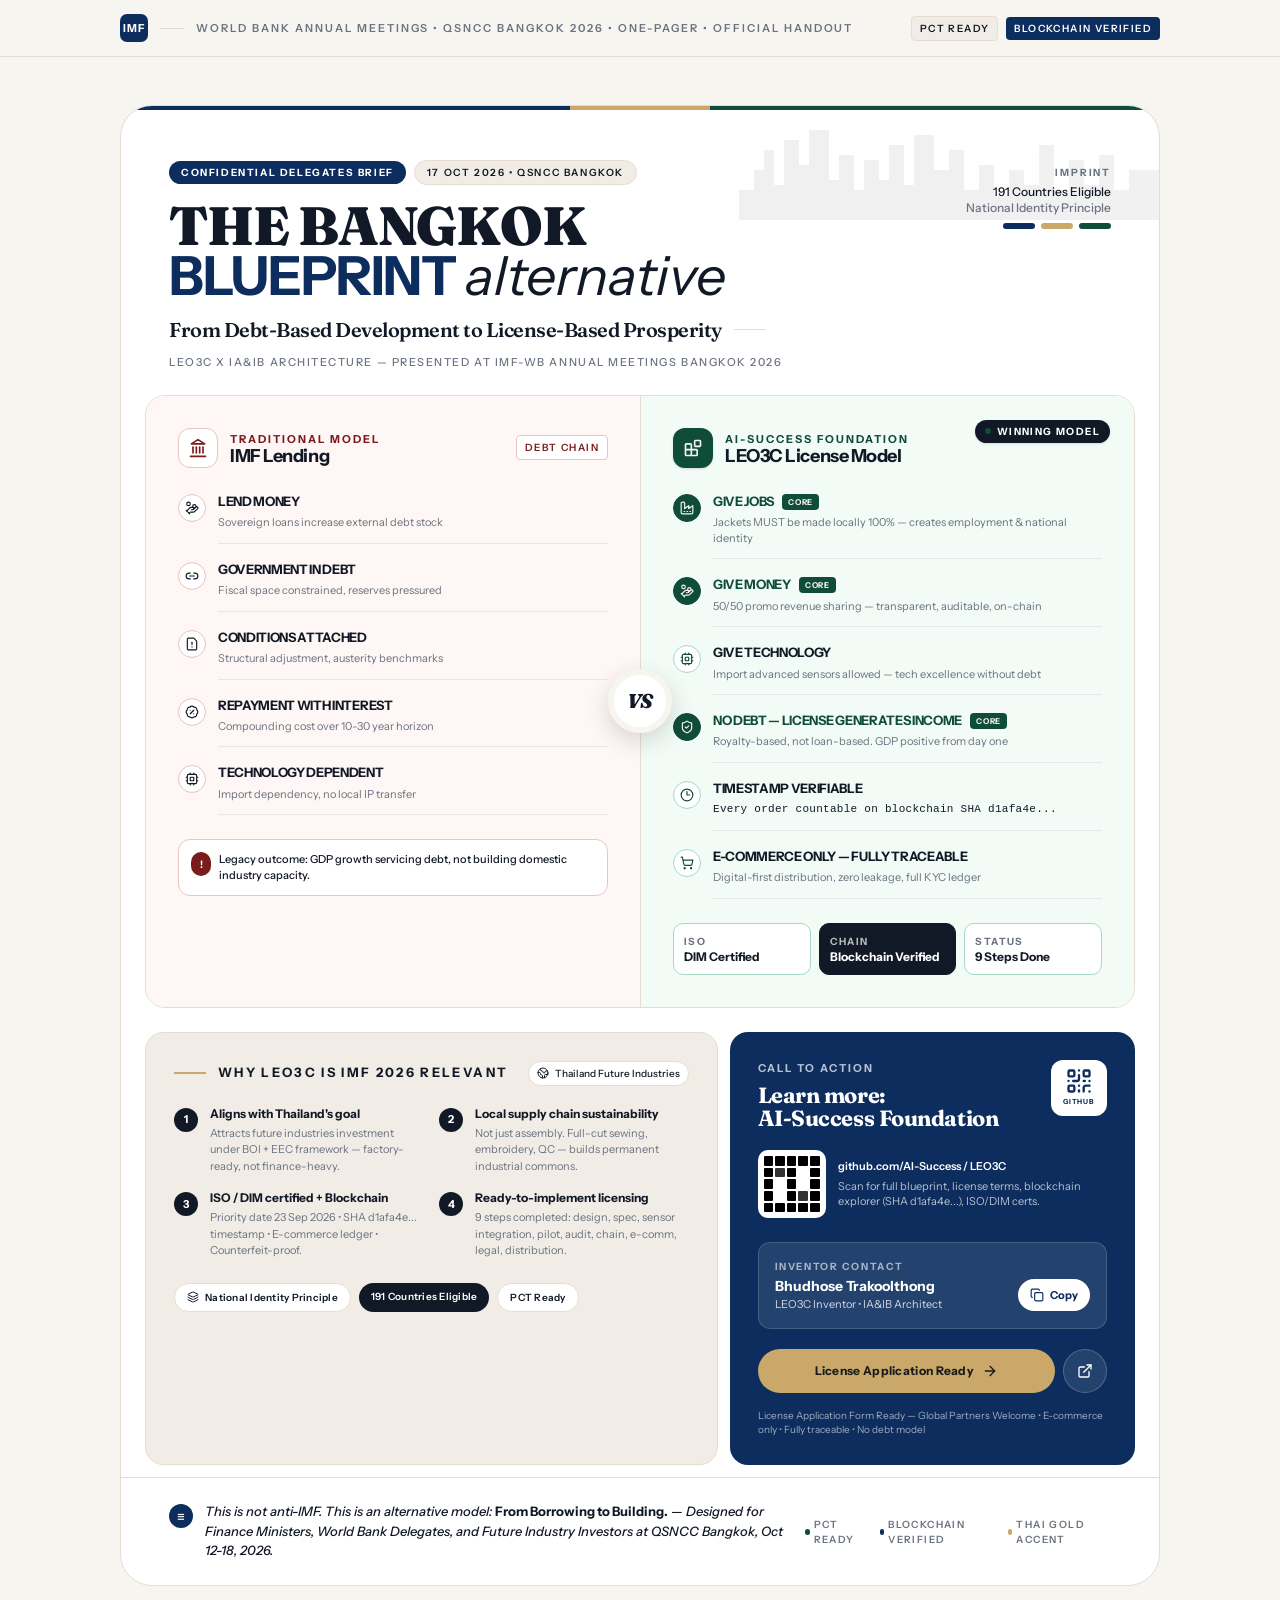
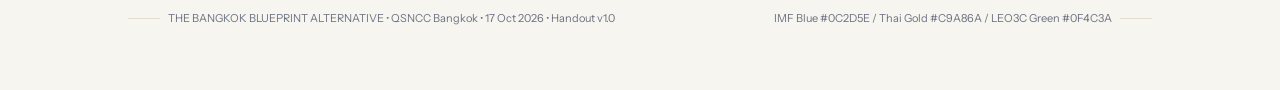
<file: Bangkok-Blueprint-One-Pager.html>
<!DOCTYPE html>
<html lang="en">
<head>
  <meta charset="UTF-8">
  <meta name="viewport" content="width=device-width, initial-scale=1">
  <title>React Artifact</title>
  <style>@import url("https://fonts.googleapis.com/css2?family=Fraunces:opsz,wght@9..144,400;9..144,600;9..144,700;9..144,900&family=Instrument+Sans:wght@400;500;600;700&display=swap");*,:after,:before{--tw-border-spacing-x:0;--tw-border-spacing-y:0;--tw-translate-x:0;--tw-translate-y:0;--tw-rotate:0;--tw-skew-x:0;--tw-skew-y:0;--tw-scale-x:1;--tw-scale-y:1;--tw-pan-x: ;--tw-pan-y: ;--tw-pinch-zoom: ;--tw-scroll-snap-strictness:proximity;--tw-gradient-from-position: ;--tw-gradient-via-position: ;--tw-gradient-to-position: ;--tw-ordinal: ;--tw-slashed-zero: ;--tw-numeric-figure: ;--tw-numeric-spacing: ;--tw-numeric-fraction: ;--tw-ring-inset: ;--tw-ring-offset-width:0px;--tw-ring-offset-color:#fff;--tw-ring-color:rgba(59,130,246,.5);--tw-ring-offset-shadow:0 0 #0000;--tw-ring-shadow:0 0 #0000;--tw-shadow:0 0 #0000;--tw-shadow-colored:0 0 #0000;--tw-blur: ;--tw-brightness: ;--tw-contrast: ;--tw-grayscale: ;--tw-hue-rotate: ;--tw-invert: ;--tw-saturate: ;--tw-sepia: ;--tw-drop-shadow: ;--tw-backdrop-blur: ;--tw-backdrop-brightness: ;--tw-backdrop-contrast: ;--tw-backdrop-grayscale: ;--tw-backdrop-hue-rotate: ;--tw-backdrop-invert: ;--tw-backdrop-opacity: ;--tw-backdrop-saturate: ;--tw-backdrop-sepia: ;--tw-contain-size: ;--tw-contain-layout: ;--tw-contain-paint: ;--tw-contain-style: }::backdrop{--tw-border-spacing-x:0;--tw-border-spacing-y:0;--tw-translate-x:0;--tw-translate-y:0;--tw-rotate:0;--tw-skew-x:0;--tw-skew-y:0;--tw-scale-x:1;--tw-scale-y:1;--tw-pan-x: ;--tw-pan-y: ;--tw-pinch-zoom: ;--tw-scroll-snap-strictness:proximity;--tw-gradient-from-position: ;--tw-gradient-via-position: ;--tw-gradient-to-position: ;--tw-ordinal: ;--tw-slashed-zero: ;--tw-numeric-figure: ;--tw-numeric-spacing: ;--tw-numeric-fraction: ;--tw-ring-inset: ;--tw-ring-offset-width:0px;--tw-ring-offset-color:#fff;--tw-ring-color:rgba(59,130,246,.5);--tw-ring-offset-shadow:0 0 #0000;--tw-ring-shadow:0 0 #0000;--tw-shadow:0 0 #0000;--tw-shadow-colored:0 0 #0000;--tw-blur: ;--tw-brightness: ;--tw-contrast: ;--tw-grayscale: ;--tw-hue-rotate: ;--tw-invert: ;--tw-saturate: ;--tw-sepia: ;--tw-drop-shadow: ;--tw-backdrop-blur: ;--tw-backdrop-brightness: ;--tw-backdrop-contrast: ;--tw-backdrop-grayscale: ;--tw-backdrop-hue-rotate: ;--tw-backdrop-invert: ;--tw-backdrop-opacity: ;--tw-backdrop-saturate: ;--tw-backdrop-sepia: ;--tw-contain-size: ;--tw-contain-layout: ;--tw-contain-paint: ;--tw-contain-style: }

/*! tailwindcss v3.4.18 | MIT License | https://tailwindcss.com*/*,:after,:before{box-sizing:border-box;border:0 solid #e5e7eb}:after,:before{--tw-content:""}:host,html{line-height:1.5;-webkit-text-size-adjust:100%;-moz-tab-size:4;-o-tab-size:4;tab-size:4;font-family:ui-sans-serif,system-ui,sans-serif,Apple Color Emoji,Segoe UI Emoji,Segoe UI Symbol,Noto Color Emoji;font-feature-settings:normal;font-variation-settings:normal;-webkit-tap-highlight-color:transparent}body{margin:0;line-height:inherit}hr{height:0;color:inherit;border-top-width:1px}abbr:where([title]){-webkit-text-decoration:underline dotted;text-decoration:underline dotted}h1,h2,h3,h4,h5,h6{font-size:inherit;font-weight:inherit}a{color:inherit;text-decoration:inherit}b,strong{font-weight:bolder}code,kbd,pre,samp{font-family:ui-monospace,SFMono-Regular,Menlo,Monaco,Consolas,Liberation Mono,Courier New,monospace;font-feature-settings:normal;font-variation-settings:normal;font-size:1em}small{font-size:80%}sub,sup{font-size:75%;line-height:0;position:relative;vertical-align:baseline}sub{bottom:-.25em}sup{top:-.5em}table{text-indent:0;border-color:inherit;border-collapse:collapse}button,input,optgroup,select,textarea{font-family:inherit;font-feature-settings:inherit;font-variation-settings:inherit;font-size:100%;font-weight:inherit;line-height:inherit;letter-spacing:inherit;color:inherit;margin:0;padding:0}button,select{text-transform:none}button,input:where([type=button]),input:where([type=reset]),input:where([type=submit]){-webkit-appearance:button;background-color:transparent;background-image:none}:-moz-focusring{outline:auto}:-moz-ui-invalid{box-shadow:none}progress{vertical-align:baseline}::-webkit-inner-spin-button,::-webkit-outer-spin-button{height:auto}[type=search]{-webkit-appearance:textfield;outline-offset:-2px}::-webkit-search-decoration{-webkit-appearance:none}::-webkit-file-upload-button{-webkit-appearance:button;font:inherit}summary{display:list-item}blockquote,dd,dl,figure,h1,h2,h3,h4,h5,h6,hr,p,pre{margin:0}fieldset{margin:0}fieldset,legend{padding:0}menu,ol,ul{list-style:none;margin:0;padding:0}dialog{padding:0}textarea{resize:vertical}input::-moz-placeholder,textarea::-moz-placeholder{opacity:1;color:#9ca3af}input::placeholder,textarea::placeholder{opacity:1;color:#9ca3af}[role=button],button{cursor:pointer}:disabled{cursor:default}audio,canvas,embed,iframe,img,object,svg,video{display:block;vertical-align:middle}img,video{max-width:100%;height:auto}[hidden]:where(:not([hidden=until-found])){display:none}.pointer-events-none{pointer-events:none}.absolute{position:absolute}.relative{position:relative}.sticky{position:sticky}.left-1\/2{left:50%}.right-0{right:0}.right-4{right:1rem}.top-0{top:0}.top-1\/2{top:50%}.top-4{top:1rem}.z-10{z-index:10}.z-20{z-index:20}.z-50{z-index:50}.-my-3{margin-top:-.75rem;margin-bottom:-.75rem}.mx-auto{margin-left:auto;margin-right:auto}.mb-4{margin-bottom:1rem}.mb-5{margin-bottom:1.25rem}.mb-6{margin-bottom:1.5rem}.ml-auto{margin-left:auto}.mt-0\.5{margin-top:.125rem}.mt-1{margin-top:.25rem}.mt-2{margin-top:.5rem}.mt-3{margin-top:.75rem}.mt-4{margin-top:1rem}.mt-5{margin-top:1.25rem}.mt-6{margin-top:1.5rem}.flex{display:flex}.inline-flex{display:inline-flex}.grid{display:grid}.hidden{display:none}.h-1\.5{height:.375rem}.h-10{height:2.5rem}.h-11{height:2.75rem}.h-14{height:3.5rem}.h-24{height:6rem}.h-3{height:.75rem}.h-3\.5{height:.875rem}.h-4{height:1rem}.h-5{height:1.25rem}.h-6{height:1.5rem}.h-7{height:1.75rem}.h-8{height:2rem}.h-\[180px\]{height:180px}.h-\[1px\]{height:1px}.h-\[2px\]{height:2px}.h-\[48px\]{height:48px}.h-\[4px\]{height:4px}.h-\[56px\]{height:56px}.h-\[64px\]{height:64px}.h-\[68px\]{height:68px}.h-px{height:1px}.min-h-screen{min-height:100vh}.w-1\.5{width:.375rem}.w-10{width:2.5rem}.w-11{width:2.75rem}.w-14{width:3.5rem}.w-24{width:6rem}.w-3{width:.75rem}.w-3\.5{width:.875rem}.w-4{width:1rem}.w-5{width:1.25rem}.w-6{width:1.5rem}.w-7{width:1.75rem}.w-8{width:2rem}.w-\[140px\]{width:140px}.w-\[180px\]{width:180px}.w-\[48px\]{width:48px}.w-\[64px\]{width:64px}.w-\[68px\]{width:68px}.w-full{width:100%}.max-w-\[1120px\]{max-width:1120px}.max-w-\[620px\]{max-width:620px}.max-w-\[760px\]{max-width:760px}.flex-1{flex:1 1 0%}.shrink-0{flex-shrink:0}.-translate-x-1\/2{--tw-translate-x:-50%}.-translate-x-1\/2,.-translate-y-1\/2{transform:translate(var(--tw-translate-x),var(--tw-translate-y)) rotate(var(--tw-rotate)) skewX(var(--tw-skew-x)) skewY(var(--tw-skew-y)) scaleX(var(--tw-scale-x)) scaleY(var(--tw-scale-y))}.-translate-y-1\/2{--tw-translate-y:-50%}@keyframes pulse{50%{opacity:.5}}.animate-pulse{animation:pulse 2s cubic-bezier(.4,0,.6,1) infinite}.grid-cols-1{grid-template-columns:repeat(1,minmax(0,1fr))}.grid-cols-3{grid-template-columns:repeat(3,minmax(0,1fr))}.grid-cols-5{grid-template-columns:repeat(5,minmax(0,1fr))}.grid-cols-\[68px_1fr\]{grid-template-columns:68px 1fr}.flex-col{flex-direction:column}.flex-wrap{flex-wrap:wrap}.items-start{align-items:flex-start}.items-center{align-items:center}.justify-center{justify-content:center}.justify-between{justify-content:space-between}.gap-0{gap:0}.gap-1{gap:.25rem}.gap-1\.5{gap:.375rem}.gap-2{gap:.5rem}.gap-3{gap:.75rem}.gap-4{gap:1rem}.gap-6{gap:1.5rem}.gap-\[2px\]{gap:2px}.space-y-2>:not([hidden])~:not([hidden]){--tw-space-y-reverse:0;margin-top:calc(.5rem*(1 - var(--tw-space-y-reverse)));margin-bottom:calc(.5rem*var(--tw-space-y-reverse))}.space-y-4>:not([hidden])~:not([hidden]){--tw-space-y-reverse:0;margin-top:calc(1rem*(1 - var(--tw-space-y-reverse)));margin-bottom:calc(1rem*var(--tw-space-y-reverse))}.overflow-hidden{overflow:hidden}.overflow-x-clip{overflow-x:clip}.rounded{border-radius:.25rem}.rounded-\[10px\]{border-radius:10px}.rounded-\[12px\]{border-radius:12px}.rounded-\[18px\]{border-radius:18px}.rounded-\[1px\]{border-radius:1px}.rounded-\[20px\]{border-radius:20px}.rounded-\[24px\]{border-radius:24px}.rounded-\[7px\]{border-radius:7px}.rounded-full{border-radius:9999px}.border{border-width:1px}.border-\[5px\]{border-width:5px}.border-\[6px\]{border-width:6px}.border-b{border-bottom-width:1px}.border-t{border-top-width:1px}.border-\[var\(--bg\)\]{border-color:var(--bg)}.border-\[var\(--border\)\]{border-color:var(--border)}.border-\[var\(--green-ink\)\]{border-color:var(--green-ink)}.border-\[var\(--green-line\)\]{border-color:var(--green-line)}.border-\[var\(--ink\)\]{border-color:var(--ink)}.border-\[var\(--red-line\)\]{border-color:var(--red-line)}.border-white\/15{border-color:hsla(0,0%,100%,.15)}.border-white\/20{border-color:hsla(0,0%,100%,.2)}.bg-\[\#0C2D5E\]{--tw-bg-opacity:1;background-color:rgb(12 45 94/var(--tw-bg-opacity,1))}.bg-\[\#0F4C3A\]{--tw-bg-opacity:1;background-color:rgb(15 76 58/var(--tw-bg-opacity,1))}.bg-\[var\(--bg\)\]{background-color:var(--bg)}.bg-\[var\(--border\)\]{background-color:var(--border)}.bg-\[var\(--green-bg\)\]{background-color:var(--green-bg)}.bg-\[var\(--green-ink\)\]{background-color:var(--green-ink)}.bg-\[var\(--imf-blue\)\]{background-color:var(--imf-blue)}.bg-\[var\(--ink\)\]{background-color:var(--ink)}.bg-\[var\(--red-bg\)\]{background-color:var(--red-bg)}.bg-\[var\(--red-ink\)\]{background-color:var(--red-ink)}.bg-\[var\(--surface\)\]{background-color:var(--surface)}.bg-\[var\(--surface-2\)\]{background-color:var(--surface-2)}.bg-\[var\(--thai-gold\)\]{background-color:var(--thai-gold)}.bg-black{--tw-bg-opacity:1;background-color:rgb(0 0 0/var(--tw-bg-opacity,1))}.bg-black\/80{background-color:rgba(0,0,0,.8)}.bg-white{--tw-bg-opacity:1;background-color:rgb(255 255 255/var(--tw-bg-opacity,1))}.bg-white\/10{background-color:hsla(0,0%,100%,.1)}.bg-gradient-to-bl{background-image:linear-gradient(to bottom left,var(--tw-gradient-stops))}.to-transparent{--tw-gradient-to:transparent var(--tw-gradient-to-position)}.p-1\.5{padding:.375rem}.p-2\.5{padding:.625rem}.p-3{padding:.75rem}.p-4{padding:1rem}.p-6{padding:1.5rem}.px-1\.5{padding-left:.375rem;padding-right:.375rem}.px-2{padding-left:.5rem;padding-right:.5rem}.px-2\.5{padding-left:.625rem;padding-right:.625rem}.px-3{padding-left:.75rem;padding-right:.75rem}.px-4{padding-left:1rem;padding-right:1rem}.px-6{padding-left:1.5rem;padding-right:1.5rem}.py-0\.5{padding-top:.125rem;padding-bottom:.125rem}.py-1{padding-top:.25rem;padding-bottom:.25rem}.py-1\.5{padding-top:.375rem;padding-bottom:.375rem}.py-6{padding-top:1.5rem;padding-bottom:1.5rem}.pb-16{padding-bottom:4rem}.pb-3{padding-bottom:.75rem}.pb-6{padding-bottom:1.5rem}.pt-8{padding-top:2rem}.font-mono{font-family:ui-monospace,SFMono-Regular,Menlo,Monaco,Consolas,Liberation Mono,Courier New,monospace}.text-\[10px\]{font-size:10px}.text-\[11px\]{font-size:11px}.text-\[12px\]{font-size:12px}.text-\[13px\]{font-size:13px}.text-\[14px\]{font-size:14px}.text-\[16px\]{font-size:16px}.text-\[18px\]{font-size:18px}.text-\[20px\]{font-size:20px}.text-\[22px\]{font-size:22px}.text-\[30px\]{font-size:30px}.text-\[7px\]{font-size:7px}.text-\[8px\]{font-size:8px}.font-black{font-weight:900}.font-bold{font-weight:700}.font-medium{font-weight:500}.font-normal{font-weight:400}.font-semibold{font-weight:600}.uppercase{text-transform:uppercase}.lowercase{text-transform:lowercase}.italic{font-style:italic}.not-italic{font-style:normal}.leading-\[0\.92\]{line-height:.92}.leading-\[1\.05\]{line-height:1.05}.leading-\[1\.3\]{line-height:1.3}.leading-\[1\.4\]{line-height:1.4}.leading-\[1\.5\]{line-height:1.5}.leading-none{line-height:1}.leading-tight{line-height:1.25}.tracking-\[0\.14em\]{letter-spacing:.14em}.tracking-\[0\.16em\]{letter-spacing:.16em}.tracking-\[0\.18em\]{letter-spacing:.18em}.tracking-normal{letter-spacing:0}.tracking-tight{letter-spacing:-.025em}.tracking-wide{letter-spacing:.025em}.tracking-widest{letter-spacing:.1em}.text-\[\#0C2D5E\]{--tw-text-opacity:1;color:rgb(12 45 94/var(--tw-text-opacity,1))}.text-\[\#1A1A1A\]{--tw-text-opacity:1;color:rgb(26 26 26/var(--tw-text-opacity,1))}.text-\[var\(--bg\)\]{color:var(--bg)}.text-\[var\(--green-ink\)\]{color:var(--green-ink)}.text-\[var\(--imf-blue\)\]{color:var(--imf-blue)}.text-\[var\(--ink\)\]{color:var(--ink)}.text-\[var\(--muted\)\]{color:var(--muted)}.text-\[var\(--red-ink\)\]{color:var(--red-ink)}.text-\[var\(--surface\)\]{color:var(--surface)}.text-white{--tw-text-opacity:1;color:rgb(255 255 255/var(--tw-text-opacity,1))}.antialiased{-webkit-font-smoothing:antialiased;-moz-osx-font-smoothing:grayscale}.opacity-60{opacity:.6}.opacity-70{opacity:.7}.opacity-80{opacity:.8}.opacity-\[0\.06\]{opacity:.06}.shadow{--tw-shadow:0 1px 3px 0 rgba(0,0,0,.1),0 1px 2px -1px rgba(0,0,0,.1);--tw-shadow-colored:0 1px 3px 0 var(--tw-shadow-color),0 1px 2px -1px var(--tw-shadow-color)}.shadow,.shadow-\[0_8px_24px_rgba\(0\2c 0\2c 0\2c 0\.15\)\]{box-shadow:var(--tw-ring-offset-shadow,0 0 #0000),var(--tw-ring-shadow,0 0 #0000),var(--tw-shadow)}.shadow-\[0_8px_24px_rgba\(0\2c 0\2c 0\2c 0\.15\)\]{--tw-shadow:0 8px 24px rgba(0,0,0,.15);--tw-shadow-colored:0 8px 24px var(--tw-shadow-color)}.shadow-\[var\(--shadow\)\]{--tw-shadow-color:var(--shadow);--tw-shadow:var(--tw-shadow-colored)}.blur-\[30px\]{--tw-blur:blur(30px);filter:var(--tw-blur) var(--tw-brightness) var(--tw-contrast) var(--tw-grayscale) var(--tw-hue-rotate) var(--tw-invert) var(--tw-saturate) var(--tw-sepia) var(--tw-drop-shadow)}.backdrop-blur-xl{--tw-backdrop-blur:blur(24px);backdrop-filter:var(--tw-backdrop-blur) var(--tw-backdrop-brightness) var(--tw-backdrop-contrast) var(--tw-backdrop-grayscale) var(--tw-backdrop-hue-rotate) var(--tw-backdrop-invert) var(--tw-backdrop-opacity) var(--tw-backdrop-saturate) var(--tw-backdrop-sepia)}.transition-colors{transition-property:color,background-color,border-color,text-decoration-color,fill,stroke;transition-timing-function:cubic-bezier(.4,0,.2,1);transition-duration:.15s}:root{--bg:#f7f5f0;--surface:#fff;--surface-2:#f1ede6;--imf-blue:#0c2d5e;--imf-blue-2:#143a75;--thai-gold:#c9a86a;--thai-gold-2:#e8d5b2;--ink:#121926;--muted:#6b7280;--muted-2:#9ca3af;--red-bg:#fff7f5;--red-ink:#7a1c1c;--red-line:#e8c4c4;--green-bg:#f2fbf6;--green-ink:#0f4c3a;--green-line:#a7d9c5;--border:#e5ddd1;--shadow:0 20px 60px rgba(12,45,94,.08);--safe-area-inset-top:env(safe-area-inset-top)}@media (prefers-color-scheme:dark){:root{--bg:#0e1420;--surface:#161e2e;--surface-2:#1e293f;--imf-blue:#7fb0ff;--imf-blue-2:#4a7ac7;--ink:#ede9e2;--muted:#9ca3af;--muted-2:#6b7280;--red-bg:#2a1e1e;--red-ink:#f0a5a5;--red-line:#5a2e2e;--green-bg:#15261e;--green-ink:#8fecc0;--green-line:#2a4a38;--border:#2a344a;--shadow:0 20px 60px rgba(0,0,0,.4)}}*{font-family:Instrument Sans,system-ui,-apple-system,sans-serif}.display,h1,h2{font-family:Fraunces,Georgia,serif;letter-spacing:-.02em}::-moz-selection{background:var(--thai-gold-2)}::selection{background:var(--thai-gold-2)}.hover\:bg-\[\#D9BC8A\]:hover{--tw-bg-opacity:1;background-color:rgb(217 188 138/var(--tw-bg-opacity,1))}.hover\:bg-\[var\(--thai-gold-2\)\]:hover{background-color:var(--thai-gold-2)}.hover\:bg-white\/20:hover{background-color:hsla(0,0%,100%,.2)}@media (min-width:640px){.sm\:block{display:block}}@media (min-width:768px){.md\:right-6{right:1.5rem}.md\:top-6{top:1.5rem}.md\:block{display:block}.md\:flex{display:flex}.md\:hidden{display:none}.md\:grid-cols-2{grid-template-columns:repeat(2,minmax(0,1fr))}.md\:flex-row{flex-direction:row}.md\:flex-col{flex-direction:column}.md\:items-start{align-items:flex-start}.md\:items-center{align-items:center}.md\:justify-end{justify-content:flex-end}.md\:gap-1{gap:.25rem}.md\:rounded-\[32px\]{border-radius:32px}.md\:border-l{border-left-width:1px}.md\:border-t-0{border-top-width:0}.md\:p-7{padding:1.75rem}.md\:p-8{padding:2rem}.md\:px-10{padding-left:2.5rem;padding-right:2.5rem}.md\:px-12{padding-left:3rem;padding-right:3rem}.md\:px-6{padding-left:1.5rem;padding-right:1.5rem}.md\:pt-12{padding-top:3rem}.md\:text-right{text-align:right}.md\:text-\[13px\]{font-size:13px}.md\:text-\[20px\]{font-size:20px}.md\:text-\[54px\]{font-size:54px}}@media (min-width:1024px){.lg\:col-span-5{grid-column:span 5/span 5}.lg\:col-span-7{grid-column:span 7/span 7}.lg\:grid-cols-12{grid-template-columns:repeat(12,minmax(0,1fr))}}</style>
</head>
<body>
  <div id="root"></div>
  
  <script type="module">var pc=Object.create;var{getPrototypeOf:vc,defineProperty:Jl,getOwnPropertyNames:hc}=Object;var mc=Object.prototype.hasOwnProperty;var Ue=(e,t,n)=>{n=e!=null?pc(vc(e)):{};let r=t||!e||!e.__esModule?Jl(n,"default",{value:e,enumerable:!0}):n;for(let l of hc(e))if(!mc.call(r,l))Jl(r,l,{get:()=>e[l],enumerable:!0});return r};var Nr=(e,t)=>()=>(t||e((t={exports:{}}).exports,t),t.exports);var yc=(e,t)=>{for(var n in t)Jl(e,n,{get:t[n],enumerable:!0,configurable:!0,set:(r)=>t[n]=()=>r})};var gc=(e,t)=>()=>(e&&(t=e(e=0)),t);var gt=Nr((Fc)=>{var hn=Symbol.for("react.element"),Sc=Symbol.for("react.portal"),wc=Symbol.for("react.fragment"),kc=Symbol.for("react.strict_mode"),Ec=Symbol.for("react.profiler"),_c=Symbol.for("react.provider"),Cc=Symbol.for("react.context"),Pc=Symbol.for("react.forward_ref"),Nc=Symbol.for("react.suspense"),zc=Symbol.for("react.memo"),Tc=Symbol.for("react.lazy"),ki=Symbol.iterator;function xc(e){if(e===null||typeof e!=="object")return null;return e=ki&&e[ki]||e["@@iterator"],typeof e==="function"?e:null}var Ci={isMounted:function(){return!1},enqueueForceUpdate:function(){},enqueueReplaceState:function(){},enqueueSetState:function(){}},Pi=Object.assign,Ni={};function Lt(e,t,n){this.props=e,this.context=t,this.refs=Ni,this.updater=n||Ci}Lt.prototype.isReactComponent={};Lt.prototype.setState=function(e,t){if(typeof e!=="object"&&typeof e!=="function"&&e!=null)throw Error("setState(...): takes an object of state variables to update or a function which returns an object of state variables.");this.updater.enqueueSetState(this,e,t,"setState")};Lt.prototype.forceUpdate=function(e){this.updater.enqueueForceUpdate(this,e,"forceUpdate")};function zi(){}zi.prototype=Lt.prototype;function jl(e,t,n){this.props=e,this.context=t,this.refs=Ni,this.updater=n||Ci}var bl=jl.prototype=new zi;bl.constructor=jl;Pi(bl,Lt.prototype);bl.isPureReactComponent=!0;var Ei=Array.isArray,Ti=Object.prototype.hasOwnProperty,eu={current:null},xi={key:!0,ref:!0,__self:!0,__source:!0};function Ri(e,t,n){var r,l={},u=null,o=null;if(t!=null)for(r in t.ref!==void 0&&(o=t.ref),t.key!==void 0&&(u=""+t.key),t)Ti.call(t,r)&&!xi.hasOwnProperty(r)&&(l[r]=t[r]);var i=arguments.length-2;if(i===1)l.children=n;else if(1<i){for(var a=Array(i),f=0;f<i;f++)a[f]=arguments[f+2];l.children=a}if(e&&e.defaultProps)for(r in i=e.defaultProps,i)l[r]===void 0&&(l[r]=i[r]);return{$$typeof:hn,type:e,key:u,ref:o,props:l,_owner:eu.current}}function Rc(e,t){return{$$typeof:hn,type:e.type,key:t,ref:e.ref,props:e.props,_owner:e._owner}}function tu(e){return typeof e==="object"&&e!==null&&e.$$typeof===hn}function Mc(e){var t={"=":"=0",":":"=2"};return"$"+e.replace(/[=:]/g,function(n){return t[n]})}var _i=/\/+/g;function ql(e,t){return typeof e==="object"&&e!==null&&e.key!=null?Mc(""+e.key):t.toString(36)}function Tr(e,t,n,r,l){var u=typeof e;if(u==="undefined"||u==="boolean")e=null;var o=!1;if(e===null)o=!0;else switch(u){case"string":case"number":o=!0;break;case"object":switch(e.$$typeof){case hn:case Sc:o=!0}}if(o)return o=e,l=l(o),e=r===""?"."+ql(o,0):r,Ei(l)?(n="",e!=null&&(n=e.replace(_i,"$&/")+"/"),Tr(l,t,n,"",function(f){return f})):l!=null&&(tu(l)&&(l=Rc(l,n+(!l.key||o&&o.key===l.key?"":(""+l.key).replace(_i,"$&/")+"/")+e)),t.push(l)),1;if(o=0,r=r===""?".":r+":",Ei(e))for(var i=0;i<e.length;i++){u=e[i];var a=r+ql(u,i);o+=Tr(u,t,n,a,l)}else if(a=xc(e),typeof a==="function")for(e=a.call(e),i=0;!(u=e.next()).done;)u=u.value,a=r+ql(u,i++),o+=Tr(u,t,n,a,l);else if(u==="object")throw t=String(e),Error("Objects are not valid as a React child (found: "+(t==="[object Object]"?"object with keys {"+Object.keys(e).join(", ")+"}":t)+"). If you meant to render a collection of children, use an array instead.");return o}function zr(e,t,n){if(e==null)return e;var r=[],l=0;return Tr(e,r,"","",function(u){return t.call(n,u,l++)}),r}function Oc(e){if(e._status===-1){var t=e._result;t=t(),t.then(function(n){if(e._status===0||e._status===-1)e._status=1,e._result=n},function(n){if(e._status===0||e._status===-1)e._status=2,e._result=n}),e._status===-1&&(e._status=0,e._result=t)}if(e._status===1)return e._result.default;throw e._result}var re={current:null},xr={transition:null},Dc={ReactCurrentDispatcher:re,ReactCurrentBatchConfig:xr,ReactCurrentOwner:eu};function Mi(){throw Error("act(...) is not supported in production builds of React.")}Fc.Children={map:zr,forEach:function(e,t,n){zr(e,function(){t.apply(this,arguments)},n)},count:function(e){var t=0;return zr(e,function(){t++}),t},toArray:function(e){return zr(e,function(t){return t})||[]},only:function(e){if(!tu(e))throw Error("React.Children.only expected to receive a single React element child.");return e}};Fc.Component=Lt;Fc.Fragment=wc;Fc.Profiler=Ec;Fc.PureComponent=jl;Fc.StrictMode=kc;Fc.Suspense=Nc;Fc.__SECRET_INTERNALS_DO_NOT_USE_OR_YOU_WILL_BE_FIRED=Dc;Fc.act=Mi;Fc.cloneElement=function(e,t,n){if(e===null||e===void 0)throw Error("React.cloneElement(...): The argument must be a React element, but you passed "+e+".");var r=Pi({},e.props),l=e.key,u=e.ref,o=e._owner;if(t!=null){if(t.ref!==void 0&&(u=t.ref,o=eu.current),t.key!==void 0&&(l=""+t.key),e.type&&e.type.defaultProps)var i=e.type.defaultProps;for(a in t)Ti.call(t,a)&&!xi.hasOwnProperty(a)&&(r[a]=t[a]===void 0&&i!==void 0?i[a]:t[a])}var a=arguments.length-2;if(a===1)r.children=n;else if(1<a){i=Array(a);for(var f=0;f<a;f++)i[f]=arguments[f+2];r.children=i}return{$$typeof:hn,type:e.type,key:l,ref:u,props:r,_owner:o}};Fc.createContext=function(e){return e={$$typeof:Cc,_currentValue:e,_currentValue2:e,_threadCount:0,Provider:null,Consumer:null,_defaultValue:null,_globalName:null},e.Provider={$$typeof:_c,_context:e},e.Consumer=e};Fc.createElement=Ri;Fc.createFactory=function(e){var t=Ri.bind(null,e);return t.type=e,t};Fc.createRef=function(){return{current:null}};Fc.forwardRef=function(e){return{$$typeof:Pc,render:e}};Fc.isValidElement=tu;Fc.lazy=function(e){return{$$typeof:Tc,_payload:{_status:-1,_result:e},_init:Oc}};Fc.memo=function(e,t){return{$$typeof:zc,type:e,compare:t===void 0?null:t}};Fc.startTransition=function(e){var t=xr.transition;xr.transition={};try{e()}finally{xr.transition=t}};Fc.unstable_act=Mi;Fc.useCallback=function(e,t){return re.current.useCallback(e,t)};Fc.useContext=function(e){return re.current.useContext(e)};Fc.useDebugValue=function(){};Fc.useDeferredValue=function(e){return re.current.useDeferredValue(e)};Fc.useEffect=function(e,t){return re.current.useEffect(e,t)};Fc.useId=function(){return re.current.useId()};Fc.useImperativeHandle=function(e,t,n){return re.current.useImperativeHandle(e,t,n)};Fc.useInsertionEffect=function(e,t){return re.current.useInsertionEffect(e,t)};Fc.useLayoutEffect=function(e,t){return re.current.useLayoutEffect(e,t)};Fc.useMemo=function(e,t){return re.current.useMemo(e,t)};Fc.useReducer=function(e,t,n){return re.current.useReducer(e,t,n)};Fc.useRef=function(e){return re.current.useRef(e)};Fc.useState=function(e){return re.current.useState(e)};Fc.useSyncExternalStore=function(e,t,n){return re.current.useSyncExternalStore(e,t,n)};Fc.useTransition=function(){return re.current.useTransition()};Fc.version="18.3.1"});var Vi=Nr((gd)=>{function ru(e,t){var n=e.length;e.push(t);e:for(;0<n;){var r=n-1>>>1,l=e[r];if(0<Rr(l,t))e[r]=t,e[n]=l,n=r;else break e}}function _e(e){return e.length===0?null:e[0]}function Fr(e){if(e.length===0)return null;var t=e[0],n=e.pop();if(n!==t){e[0]=n;e:for(var r=0,l=e.length,u=l>>>1;r<u;){var o=2*(r+1)-1,i=e[o],a=o+1,f=e[a];if(0>Rr(i,n))a<l&&0>Rr(f,i)?(e[r]=f,e[a]=n,r=a):(e[r]=i,e[o]=n,r=o);else if(a<l&&0>Rr(f,n))e[r]=f,e[a]=n,r=a;else break e}}return t}function Rr(e,t){var n=e.sortIndex-t.sortIndex;return n!==0?n:e.id-t.id}if(typeof performance==="object"&&typeof performance.now==="function")lu=performance,gd.unstable_now=function(){return lu.now()};else Mr=Date,uu=Mr.now(),gd.unstable_now=function(){return Mr.now()-uu};var lu,Mr,uu,Me=[],Ze=[],yd=1,me=null,j=3,Lr=!1,St=!1,yn=!1,Di=typeof setTimeout==="function"?setTimeout:null,Fi=typeof clearTimeout==="function"?clearTimeout:null,Oi=typeof setImmediate<"u"?setImmediate:null;typeof navigator<"u"&&navigator.scheduling!==void 0&&navigator.scheduling.isInputPending!==void 0&&navigator.scheduling.isInputPending.bind(navigator.scheduling);function ou(e){for(var t=_e(Ze);t!==null;){if(t.callback===null)Fr(Ze);else if(t.startTime<=e)Fr(Ze),t.sortIndex=t.expirationTime,ru(Me,t);else break;t=_e(Ze)}}function au(e){if(yn=!1,ou(e),!St)if(_e(Me)!==null)St=!0,fu(su);else{var t=_e(Ze);t!==null&&cu(au,t.startTime-e)}}function su(e,t){St=!1,yn&&(yn=!1,Fi(gn),gn=-1),Lr=!0;var n=j;try{ou(t);for(me=_e(Me);me!==null&&(!(me.expirationTime>t)||e&&!Ui());){var r=me.callback;if(typeof r==="function"){me.callback=null,j=me.priorityLevel;var l=r(me.expirationTime<=t);t=gd.unstable_now(),typeof l==="function"?me.callback=l:me===_e(Me)&&Fr(Me),ou(t)}else Fr(Me);me=_e(Me)}if(me!==null)var u=!0;else{var o=_e(Ze);o!==null&&cu(au,o.startTime-t),u=!1}return u}finally{me=null,j=n,Lr=!1}}var Ir=!1,Or=null,gn=-1,Li=5,Ii=-1;function Ui(){return gd.unstable_now()-Ii<Li?!1:!0}function nu(){if(Or!==null){var e=gd.unstable_now();Ii=e;var t=!0;try{t=Or(!0,e)}finally{t?mn():(Ir=!1,Or=null)}}else Ir=!1}var mn;if(typeof Oi==="function")mn=function(){Oi(nu)};else if(typeof MessageChannel<"u")Dr=new MessageChannel,iu=Dr.port2,Dr.port1.onmessage=nu,mn=function(){iu.postMessage(null)};else mn=function(){Di(nu,0)};var Dr,iu;function fu(e){Or=e,Ir||(Ir=!0,mn())}function cu(e,t){gn=Di(function(){e(gd.unstable_now())},t)}gd.unstable_IdlePriority=5;gd.unstable_ImmediatePriority=1;gd.unstable_LowPriority=4;gd.unstable_NormalPriority=3;gd.unstable_Profiling=null;gd.unstable_UserBlockingPriority=2;gd.unstable_cancelCallback=function(e){e.callback=null};gd.unstable_continueExecution=function(){St||Lr||(St=!0,fu(su))};gd.unstable_forceFrameRate=function(e){0>e||125<e?console.error("forceFrameRate takes a positive int between 0 and 125, forcing frame rates higher than 125 fps is not supported"):Li=0<e?Math.floor(1000/e):5};gd.unstable_getCurrentPriorityLevel=function(){return j};gd.unstable_getFirstCallbackNode=function(){return _e(Me)};gd.unstable_next=function(e){switch(j){case 1:case 2:case 3:var t=3;break;default:t=j}var n=j;j=t;try{return e()}finally{j=n}};gd.unstable_pauseExecution=function(){};gd.unstable_requestPaint=function(){};gd.unstable_runWithPriority=function(e,t){switch(e){case 1:case 2:case 3:case 4:case 5:break;default:e=3}var n=j;j=e;try{return t()}finally{j=n}};gd.unstable_scheduleCallback=function(e,t,n){var r=gd.unstable_now();switch(typeof n==="object"&&n!==null?(n=n.delay,n=typeof n==="number"&&0<n?r+n:r):n=r,e){case 1:var l=-1;break;case 2:l=250;break;case 5:l=1073741823;break;case 4:l=1e4;break;default:l=5000}return l=n+l,e={id:yd++,callback:t,priorityLevel:e,startTime:n,expirationTime:l,sortIndex:-1},n>r?(e.sortIndex=n,ru(Ze,e),_e(Me)===null&&e===_e(Ze)&&(yn?(Fi(gn),gn=-1):yn=!0,cu(au,n-r))):(e.sortIndex=l,ru(Me,e),St||Lr||(St=!0,fu(su))),e};gd.unstable_shouldYield=Ui;gd.unstable_wrapCallback=function(e){var t=j;return function(){var n=j;j=t;try{return e.apply(this,arguments)}finally{j=n}}}});var gi={};yc(gi,{version:()=>bf,unstable_renderSubtreeIntoContainer:()=>jf,unstable_batchedUpdates:()=>qf,unmountComponentAtNode:()=>Jf,render:()=>Zf,hydrateRoot:()=>Gf,hydrate:()=>Xf,flushSync:()=>Yf,findDOMNode:()=>Kf,createRoot:()=>Wf,createPortal:()=>Qf,__SECRET_INTERNALS_DO_NOT_USE_OR_YOU_WILL_BE_FIRED:()=>Hf});function y(e){for(var t="https://reactjs.org/docs/error-decoder.html?invariant="+e,n=1;n<arguments.length;n++)t+="&args[]="+encodeURIComponent(arguments[n]);return"Minified React error #"+e+"; visit "+t+" for the full message or use the non-minified dev environment for full errors and additional helpful warnings."}function Dt(e,t){rn(e,t),rn(e+"Capture",t)}function rn(e,t){Qn[e]=t;for(e=0;e<t.length;e++)Wa.add(t[e])}function Vd(e){if(Du.call(Ai,e))return!0;if(Du.call($i,e))return!1;if(Ud.test(e))return Ai[e]=!0;return $i[e]=!0,!1}function $d(e,t,n,r){if(n!==null&&n.type===0)return!1;switch(typeof t){case"function":case"symbol":return!0;case"boolean":if(r)return!1;if(n!==null)return!n.acceptsBooleans;return e=e.toLowerCase().slice(0,5),e!=="data-"&&e!=="aria-";default:return!1}}function Ad(e,t,n,r){if(t===null||typeof t>"u"||$d(e,t,n,r))return!0;if(r)return!1;if(n!==null)switch(n.type){case 3:return!t;case 4:return t===!1;case 5:return isNaN(t);case 6:return isNaN(t)||1>t}return!1}function oe(e,t,n,r,l,u,o){this.acceptsBooleans=t===2||t===3||t===4,this.attributeName=r,this.attributeNamespace=l,this.mustUseProperty=n,this.propertyName=e,this.type=t,this.sanitizeURL=u,this.removeEmptyString=o}function xo(e){return e[1].toUpperCase()}function Ro(e,t,n,r){var l=q.hasOwnProperty(t)?q[t]:null;if(l!==null?l.type!==0:r||!(2<t.length)||t[0]!=="o"&&t[0]!=="O"||t[1]!=="n"&&t[1]!=="N")Ad(t,n,l,r)&&(n=null),r||l===null?Vd(t)&&(n===null?e.removeAttribute(t):e.setAttribute(t,""+n)):l.mustUseProperty?e[l.propertyName]=n===null?l.type===3?!1:"":n:(t=l.attributeName,r=l.attributeNamespace,n===null?e.removeAttribute(t):(l=l.type,n=l===3||l===4&&n===!0?"":""+n,r?e.setAttributeNS(r,t,n):e.setAttribute(t,n)))}function Sn(e){if(e===null||typeof e!=="object")return null;return e=Bi&&e[Bi]||e["@@iterator"],typeof e==="function"?e:null}function Nn(e){if(du===void 0)try{throw Error()}catch(n){var t=n.stack.trim().match(/\n( *(at )?)/);du=t&&t[1]||""}return`
`+du+e}function vu(e,t){if(!e||pu)return"";pu=!0;var n=Error.prepareStackTrace;Error.prepareStackTrace=void 0;try{if(t)if(t=function(){throw Error()},Object.defineProperty(t.prototype,"props",{set:function(){throw Error()}}),typeof Reflect==="object"&&Reflect.construct){try{Reflect.construct(t,[])}catch(f){var r=f}Reflect.construct(e,[],t)}else{try{t.call()}catch(f){r=f}e.call(t.prototype)}else{try{throw Error()}catch(f){r=f}e()}}catch(f){if(f&&r&&typeof f.stack==="string"){for(var l=f.stack.split(`
`),u=r.stack.split(`
`),o=l.length-1,i=u.length-1;1<=o&&0<=i&&l[o]!==u[i];)i--;for(;1<=o&&0<=i;o--,i--)if(l[o]!==u[i]){if(o!==1||i!==1)do if(o--,i--,0>i||l[o]!==u[i]){var a=`
`+l[o].replace(" at new "," at ");return e.displayName&&a.includes("<anonymous>")&&(a=a.replace("<anonymous>",e.displayName)),a}while(1<=o&&0<=i);break}}}finally{pu=!1,Error.prepareStackTrace=n}return(e=e?e.displayName||e.name:"")?Nn(e):""}function Bd(e){switch(e.tag){case 5:return Nn(e.type);case 16:return Nn("Lazy");case 13:return Nn("Suspense");case 19:return Nn("SuspenseList");case 0:case 2:case 15:return e=vu(e.type,!1),e;case 11:return e=vu(e.type.render,!1),e;case 1:return e=vu(e.type,!0),e;default:return""}}function Uu(e){if(e==null)return null;if(typeof e==="function")return e.displayName||e.name||null;if(typeof e==="string")return e;switch(e){case At:return"Fragment";case $t:return"Portal";case Fu:return"Profiler";case Mo:return"StrictMode";case Lu:return"Suspense";case Iu:return"SuspenseList"}if(typeof e==="object")switch(e.$$typeof){case Ya:return(e.displayName||"Context")+".Consumer";case Ka:return(e._context.displayName||"Context")+".Provider";case Oo:var t=e.render;return e=e.displayName,e||(e=t.displayName||t.name||"",e=e!==""?"ForwardRef("+e+")":"ForwardRef"),e;case Do:return t=e.displayName||null,t!==null?t:Uu(e.type)||"Memo";case qe:t=e._payload,e=e._init;try{return Uu(e(t))}catch(n){}}return null}function Hd(e){var t=e.type;switch(e.tag){case 24:return"Cache";case 9:return(t.displayName||"Context")+".Consumer";case 10:return(t._context.displayName||"Context")+".Provider";case 18:return"DehydratedFragment";case 11:return e=t.render,e=e.displayName||e.name||"",t.displayName||(e!==""?"ForwardRef("+e+")":"ForwardRef");case 7:return"Fragment";case 5:return t;case 4:return"Portal";case 3:return"Root";case 6:return"Text";case 16:return Uu(t);case 8:return t===Mo?"StrictMode":"Mode";case 22:return"Offscreen";case 12:return"Profiler";case 21:return"Scope";case 13:return"Suspense";case 19:return"SuspenseList";case 25:return"TracingMarker";case 1:case 0:case 17:case 2:case 14:case 15:if(typeof t==="function")return t.displayName||t.name||null;if(typeof t==="string")return t}return null}function ct(e){switch(typeof e){case"boolean":case"number":case"string":case"undefined":return e;case"object":return e;default:return""}}function Ga(e){var t=e.type;return(e=e.nodeName)&&e.toLowerCase()==="input"&&(t==="checkbox"||t==="radio")}function Qd(e){var t=Ga(e)?"checked":"value",n=Object.getOwnPropertyDescriptor(e.constructor.prototype,t),r=""+e[t];if(!e.hasOwnProperty(t)&&typeof n<"u"&&typeof n.get==="function"&&typeof n.set==="function"){var{get:l,set:u}=n;return Object.defineProperty(e,t,{configurable:!0,get:function(){return l.call(this)},set:function(o){r=""+o,u.call(this,o)}}),Object.defineProperty(e,t,{enumerable:n.enumerable}),{getValue:function(){return r},setValue:function(o){r=""+o},stopTracking:function(){e._valueTracker=null,delete e[t]}}}}function Vr(e){e._valueTracker||(e._valueTracker=Qd(e))}function Za(e){if(!e)return!1;var t=e._valueTracker;if(!t)return!0;var n=t.getValue(),r="";return e&&(r=Ga(e)?e.checked?"true":"false":e.value),e=r,e!==n?(t.setValue(e),!0):!1}function sl(e){if(e=e||(typeof document<"u"?document:void 0),typeof e>"u")return null;try{return e.activeElement||e.body}catch(t){return e.body}}function Vu(e,t){var n=t.checked;return $({},t,{defaultChecked:void 0,defaultValue:void 0,value:void 0,checked:n!=null?n:e._wrapperState.initialChecked})}function Hi(e,t){var n=t.defaultValue==null?"":t.defaultValue,r=t.checked!=null?t.checked:t.defaultChecked;n=ct(t.value!=null?t.value:n),e._wrapperState={initialChecked:r,initialValue:n,controlled:t.type==="checkbox"||t.type==="radio"?t.checked!=null:t.value!=null}}function Ja(e,t){t=t.checked,t!=null&&Ro(e,"checked",t,!1)}function $u(e,t){Ja(e,t);var n=ct(t.value),r=t.type;if(n!=null)if(r==="number"){if(n===0&&e.value===""||e.value!=n)e.value=""+n}else e.value!==""+n&&(e.value=""+n);else if(r==="submit"||r==="reset"){e.removeAttribute("value");return}t.hasOwnProperty("value")?Au(e,t.type,n):t.hasOwnProperty("defaultValue")&&Au(e,t.type,ct(t.defaultValue)),t.checked==null&&t.defaultChecked!=null&&(e.defaultChecked=!!t.defaultChecked)}function Qi(e,t,n){if(t.hasOwnProperty("value")||t.hasOwnProperty("defaultValue")){var r=t.type;if(!(r!=="submit"&&r!=="reset"||t.value!==void 0&&t.value!==null))return;t=""+e._wrapperState.initialValue,n||t===e.value||(e.value=t),e.defaultValue=t}n=e.name,n!==""&&(e.name=""),e.defaultChecked=!!e._wrapperState.initialChecked,n!==""&&(e.name=n)}function Au(e,t,n){if(t!=="number"||sl(e.ownerDocument)!==e)n==null?e.defaultValue=""+e._wrapperState.initialValue:e.defaultValue!==""+n&&(e.defaultValue=""+n)}function qt(e,t,n,r){if(e=e.options,t){t={};for(var l=0;l<n.length;l++)t["$"+n[l]]=!0;for(n=0;n<e.length;n++)l=t.hasOwnProperty("$"+e[n].value),e[n].selected!==l&&(e[n].selected=l),l&&r&&(e[n].defaultSelected=!0)}else{n=""+ct(n),t=null;for(l=0;l<e.length;l++){if(e[l].value===n){e[l].selected=!0,r&&(e[l].defaultSelected=!0);return}t!==null||e[l].disabled||(t=e[l])}t!==null&&(t.selected=!0)}}function Bu(e,t){if(t.dangerouslySetInnerHTML!=null)throw Error(y(91));return $({},t,{value:void 0,defaultValue:void 0,children:""+e._wrapperState.initialValue})}function Wi(e,t){var n=t.value;if(n==null){if(n=t.children,t=t.defaultValue,n!=null){if(t!=null)throw Error(y(92));if(zn(n)){if(1<n.length)throw Error(y(93));n=n[0]}t=n}t==null&&(t=""),n=t}e._wrapperState={initialValue:ct(n)}}function qa(e,t){var n=ct(t.value),r=ct(t.defaultValue);n!=null&&(n=""+n,n!==e.value&&(e.value=n),t.defaultValue==null&&e.defaultValue!==n&&(e.defaultValue=n)),r!=null&&(e.defaultValue=""+r)}function Ki(e){var t=e.textContent;t===e._wrapperState.initialValue&&t!==""&&t!==null&&(e.value=t)}function ja(e){switch(e){case"svg":return"http://www.w3.org/2000/svg";case"math":return"http://www.w3.org/1998/Math/MathML";default:return"http://www.w3.org/1999/xhtml"}}function Hu(e,t){return e==null||e==="http://www.w3.org/1999/xhtml"?ja(t):e==="http://www.w3.org/2000/svg"&&t==="foreignObject"?"http://www.w3.org/1999/xhtml":e}function Wn(e,t){if(t){var n=e.firstChild;if(n&&n===e.lastChild&&n.nodeType===3){n.nodeValue=t;return}}e.textContent=t}function es(e,t,n){return t==null||typeof t==="boolean"||t===""?"":n||typeof t!=="number"||t===0||Fn.hasOwnProperty(e)&&Fn[e]?(""+t).trim():t+"px"}function ts(e,t){e=e.style;for(var n in t)if(t.hasOwnProperty(n)){var r=n.indexOf("--")===0,l=es(n,t[n],r);n==="float"&&(n="cssFloat"),r?e.setProperty(n,l):e[n]=l}}function Qu(e,t){if(t){if(Kd[e]&&(t.children!=null||t.dangerouslySetInnerHTML!=null))throw Error(y(137,e));if(t.dangerouslySetInnerHTML!=null){if(t.children!=null)throw Error(y(60));if(typeof t.dangerouslySetInnerHTML!=="object"||!("__html"in t.dangerouslySetInnerHTML))throw Error(y(61))}if(t.style!=null&&typeof t.style!=="object")throw Error(y(62))}}function Wu(e,t){if(e.indexOf("-")===-1)return typeof t.is==="string";switch(e){case"annotation-xml":case"color-profile":case"font-face":case"font-face-src":case"font-face-uri":case"font-face-format":case"font-face-name":case"missing-glyph":return!1;default:return!0}}function Fo(e){return e=e.target||e.srcElement||window,e.correspondingUseElement&&(e=e.correspondingUseElement),e.nodeType===3?e.parentNode:e}function Yi(e){if(e=ar(e)){if(typeof Yu!=="function")throw Error(y(280));var t=e.stateNode;t&&(t=Ul(t),Yu(e.stateNode,e.type,t))}}function ns(e){jt?bt?bt.push(e):bt=[e]:jt=e}function rs(){if(jt){var e=jt,t=bt;if(bt=jt=null,Yi(e),t)for(e=0;e<t.length;e++)Yi(t[e])}}function ls(e,t){return e(t)}function us(){}function os(e,t,n){if(hu)return e(t,n);hu=!0;try{return ls(e,t,n)}finally{if(hu=!1,jt!==null||bt!==null)us(),rs()}}function Kn(e,t){var n=e.stateNode;if(n===null)return null;var r=Ul(n);if(r===null)return null;n=r[t];e:switch(t){case"onClick":case"onClickCapture":case"onDoubleClick":case"onDoubleClickCapture":case"onMouseDown":case"onMouseDownCapture":case"onMouseMove":case"onMouseMoveCapture":case"onMouseUp":case"onMouseUpCapture":case"onMouseEnter":(r=!r.disabled)||(e=e.type,r=!(e==="button"||e==="input"||e==="select"||e==="textarea")),e=!r;break e;default:e=!1}if(e)return null;if(n&&typeof n!=="function")throw Error(y(231,t,typeof n));return n}function Yd(e,t,n,r,l,u,o,i,a){var f=Array.prototype.slice.call(arguments,3);try{t.apply(n,f)}catch(v){this.onError(v)}}function Gd(e,t,n,r,l,u,o,i,a){Ln=!1,fl=null,Yd.apply(Xd,arguments)}function Zd(e,t,n,r,l,u,o,i,a){if(Gd.apply(this,arguments),Ln){if(Ln){var f=fl;Ln=!1,fl=null}else throw Error(y(198));cl||(cl=!0,Gu=f)}}function Ft(e){var t=e,n=e;if(e.alternate)for(;t.return;)t=t.return;else{e=t;do t=e,(t.flags&4098)!==0&&(n=t.return),e=t.return;while(e)}return t.tag===3?n:null}function is(e){if(e.tag===13){var t=e.memoizedState;if(t===null&&(e=e.alternate,e!==null&&(t=e.memoizedState)),t!==null)return t.dehydrated}return null}function Xi(e){if(Ft(e)!==e)throw Error(y(188))}function Jd(e){var t=e.alternate;if(!t){if(t=Ft(e),t===null)throw Error(y(188));return t!==e?null:e}for(var n=e,r=t;;){var l=n.return;if(l===null)break;var u=l.alternate;if(u===null){if(r=l.return,r!==null){n=r;continue}break}if(l.child===u.child){for(u=l.child;u;){if(u===n)return Xi(l),e;if(u===r)return Xi(l),t;u=u.sibling}throw Error(y(188))}if(n.return!==r.return)n=l,r=u;else{for(var o=!1,i=l.child;i;){if(i===n){o=!0,n=l,r=u;break}if(i===r){o=!0,r=l,n=u;break}i=i.sibling}if(!o){for(i=u.child;i;){if(i===n){o=!0,n=u,r=l;break}if(i===r){o=!0,r=u,n=l;break}i=i.sibling}if(!o)throw Error(y(189))}}if(n.alternate!==r)throw Error(y(190))}if(n.tag!==3)throw Error(y(188));return n.stateNode.current===n?e:t}function as(e){return e=Jd(e),e!==null?ss(e):null}function ss(e){if(e.tag===5||e.tag===6)return e;for(e=e.child;e!==null;){var t=ss(e);if(t!==null)return t;e=e.sibling}return null}function tp(e){if(Le&&typeof Le.onCommitFiberRoot==="function")try{Le.onCommitFiberRoot(Dl,e,void 0,(e.current.flags&128)===128)}catch(t){}}function lp(e){return e>>>=0,e===0?32:31-(np(e)/rp|0)|0}function Tn(e){switch(e&-e){case 1:return 1;case 2:return 2;case 4:return 4;case 8:return 8;case 16:return 16;case 32:return 32;case 64:case 128:case 256:case 512:case 1024:case 2048:case 4096:case 8192:case 16384:case 32768:case 65536:case 131072:case 262144:case 524288:case 1048576:case 2097152:return e&4194240;case 4194304:case 8388608:case 16777216:case 33554432:case 67108864:return e&130023424;case 134217728:return 134217728;case 268435456:return 268435456;case 536870912:return 536870912;case 1073741824:return 1073741824;default:return e}}function pl(e,t){var n=e.pendingLanes;if(n===0)return 0;var r=0,l=e.suspendedLanes,u=e.pingedLanes,o=n&268435455;if(o!==0){var i=o&~l;i!==0?r=Tn(i):(u&=o,u!==0&&(r=Tn(u)))}else o=n&~l,o!==0?r=Tn(o):u!==0&&(r=Tn(u));if(r===0)return 0;if(t!==0&&t!==r&&(t&l)===0&&(l=r&-r,u=t&-t,l>=u||l===16&&(u&4194240)!==0))return t;if((r&4)!==0&&(r|=n&16),t=e.entangledLanes,t!==0)for(e=e.entanglements,t&=r;0<t;)n=31-Te(t),l=1<<n,r|=e[n],t&=~l;return r}function up(e,t){switch(e){case 1:case 2:case 4:return t+250;case 8:case 16:case 32:case 64:case 128:case 256:case 512:case 1024:case 2048:case 4096:case 8192:case 16384:case 32768:case 65536:case 131072:case 262144:case 524288:case 1048576:case 2097152:return t+5000;case 4194304:case 8388608:case 16777216:case 33554432:case 67108864:return-1;case 134217728:case 268435456:case 536870912:case 1073741824:return-1;default:return-1}}function op(e,t){for(var{suspendedLanes:n,pingedLanes:r,expirationTimes:l,pendingLanes:u}=e;0<u;){var o=31-Te(u),i=1<<o,a=l[o];if(a===-1){if((i&n)===0||(i&r)!==0)l[o]=up(i,t)}else a<=t&&(e.expiredLanes|=i);u&=~i}}function Zu(e){return e=e.pendingLanes&-1073741825,e!==0?e:e&1073741824?1073741824:0}function ps(){var e=Ar;return Ar<<=1,(Ar&4194240)===0&&(Ar=64),e}function mu(e){for(var t=[],n=0;31>n;n++)t.push(e);return t}function or(e,t,n){e.pendingLanes|=t,t!==536870912&&(e.suspendedLanes=0,e.pingedLanes=0),e=e.eventTimes,t=31-Te(t),e[t]=n}function ip(e,t){var n=e.pendingLanes&~t;e.pendingLanes=t,e.suspendedLanes=0,e.pingedLanes=0,e.expiredLanes&=t,e.mutableReadLanes&=t,e.entangledLanes&=t,t=e.entanglements;var r=e.eventTimes;for(e=e.expirationTimes;0<n;){var l=31-Te(n),u=1<<l;t[l]=0,r[l]=-1,e[l]=-1,n&=~u}}function Io(e,t){var n=e.entangledLanes|=t;for(e=e.entanglements;n;){var r=31-Te(n),l=1<<r;l&t|e[r]&t&&(e[r]|=t),n&=~l}}function vs(e){return e&=-e,1<e?4<e?(e&268435455)!==0?16:536870912:4:1}function Zi(e,t){switch(e){case"focusin":case"focusout":rt=null;break;case"dragenter":case"dragleave":lt=null;break;case"mouseover":case"mouseout":ut=null;break;case"pointerover":case"pointerout":Yn.delete(t.pointerId);break;case"gotpointercapture":case"lostpointercapture":Xn.delete(t.pointerId)}}function wn(e,t,n,r,l,u){if(e===null||e.nativeEvent!==u)return e={blockedOn:t,domEventName:n,eventSystemFlags:r,nativeEvent:u,targetContainers:[l]},t!==null&&(t=ar(t),t!==null&&Uo(t)),e;return e.eventSystemFlags|=r,t=e.targetContainers,l!==null&&t.indexOf(l)===-1&&t.push(l),e}function sp(e,t,n,r,l){switch(t){case"focusin":return rt=wn(rt,e,t,n,r,l),!0;case"dragenter":return lt=wn(lt,e,t,n,r,l),!0;case"mouseover":return ut=wn(ut,e,t,n,r,l),!0;case"pointerover":var u=l.pointerId;return Yn.set(u,wn(Yn.get(u)||null,e,t,n,r,l)),!0;case"gotpointercapture":return u=l.pointerId,Xn.set(u,wn(Xn.get(u)||null,e,t,n,r,l)),!0}return!1}function Ss(e){var t=_t(e.target);if(t!==null){var n=Ft(t);if(n!==null){if(t=n.tag,t===13){if(t=is(n),t!==null){e.blockedOn=t,gs(e.priority,function(){ms(n)});return}}else if(t===3&&n.stateNode.current.memoizedState.isDehydrated){e.blockedOn=n.tag===3?n.stateNode.containerInfo:null;return}}}e.blockedOn=null}function jr(e){if(e.blockedOn!==null)return!1;for(var t=e.targetContainers;0<t.length;){var n=qu(e.domEventName,e.eventSystemFlags,t[0],e.nativeEvent);if(n===null){n=e.nativeEvent;var r=new n.constructor(n.type,n);Ku=r,n.target.dispatchEvent(r),Ku=null}else return t=ar(n),t!==null&&Uo(t),e.blockedOn=n,!1;t.shift()}return!0}function Ji(e,t,n){jr(e)&&n.delete(t)}function fp(){Ju=!1,rt!==null&&jr(rt)&&(rt=null),lt!==null&&jr(lt)&&(lt=null),ut!==null&&jr(ut)&&(ut=null),Yn.forEach(Ji),Xn.forEach(Ji)}function kn(e,t){e.blockedOn===t&&(e.blockedOn=null,Ju||(Ju=!0,I.unstable_scheduleCallback(I.unstable_NormalPriority,fp)))}function Gn(e){function t(l){return kn(l,e)}if(0<Hr.length){kn(Hr[0],e);for(var n=1;n<Hr.length;n++){var r=Hr[n];r.blockedOn===e&&(r.blockedOn=null)}}rt!==null&&kn(rt,e),lt!==null&&kn(lt,e),ut!==null&&kn(ut,e),Yn.forEach(t),Xn.forEach(t);for(n=0;n<be.length;n++)r=be[n],r.blockedOn===e&&(r.blockedOn=null);for(;0<be.length&&(n=be[0],n.blockedOn===null);)Ss(n),n.blockedOn===null&&be.shift()}function cp(e,t,n,r){var l=M,u=en.transition;en.transition=null;try{M=1,Vo(e,t,n,r)}finally{M=l,en.transition=u}}function dp(e,t,n,r){var l=M,u=en.transition;en.transition=null;try{M=4,Vo(e,t,n,r)}finally{M=l,en.transition=u}}function Vo(e,t,n,r){if(vl){var l=qu(e,t,n,r);if(l===null)Eu(e,t,r,hl,n),Zi(e,r);else if(sp(l,e,t,n,r))r.stopPropagation();else if(Zi(e,r),t&4&&-1<ap.indexOf(e)){for(;l!==null;){var u=ar(l);if(u!==null&&hs(u),u=qu(e,t,n,r),u===null&&Eu(e,t,r,hl,n),u===l)break;l=u}l!==null&&r.stopPropagation()}else Eu(e,t,r,null,n)}}function qu(e,t,n,r){if(hl=null,e=Fo(r),e=_t(e),e!==null)if(t=Ft(e),t===null)e=null;else if(n=t.tag,n===13){if(e=is(t),e!==null)return e;e=null}else if(n===3){if(t.stateNode.current.memoizedState.isDehydrated)return t.tag===3?t.stateNode.containerInfo:null;e=null}else t!==e&&(e=null);return hl=e,null}function ws(e){switch(e){case"cancel":case"click":case"close":case"contextmenu":case"copy":case"cut":case"auxclick":case"dblclick":case"dragend":case"dragstart":case"drop":case"focusin":case"focusout":case"input":case"invalid":case"keydown":case"keypress":case"keyup":case"mousedown":case"mouseup":case"paste":case"pause":case"play":case"pointercancel":case"pointerdown":case"pointerup":case"ratechange":case"reset":case"resize":case"seeked":case"submit":case"touchcancel":case"touchend":case"touchstart":case"volumechange":case"change":case"selectionchange":case"textInput":case"compositionstart":case"compositionend":case"compositionupdate":case"beforeblur":case"afterblur":case"beforeinput":case"blur":case"fullscreenchange":case"focus":case"hashchange":case"popstate":case"select":case"selectstart":return 1;case"drag":case"dragenter":case"dragexit":case"dragleave":case"dragover":case"mousemove":case"mouseout":case"mouseover":case"pointermove":case"pointerout":case"pointerover":case"scroll":case"toggle":case"touchmove":case"wheel":case"mouseenter":case"mouseleave":case"pointerenter":case"pointerleave":return 4;case"message":switch(bd()){case Lo:return 1;case cs:return 4;case dl:case ep:return 16;case ds:return 536870912;default:return 16}default:return 16}}function ks(){if(br)return br;var e,t=$o,n=t.length,r,l="value"in tt?tt.value:tt.textContent,u=l.length;for(e=0;e<n&&t[e]===l[e];e++);var o=n-e;for(r=1;r<=o&&t[n-r]===l[u-r];r++);return br=l.slice(e,1<r?1-r:void 0)}function el(e){var t=e.keyCode;return"charCode"in e?(e=e.charCode,e===0&&t===13&&(e=13)):e=t,e===10&&(e=13),32<=e||e===13?e:0}function Qr(){return!0}function qi(){return!1}function he(e){function t(n,r,l,u,o){this._reactName=n,this._targetInst=l,this.type=r,this.nativeEvent=u,this.target=o,this.currentTarget=null;for(var i in e)e.hasOwnProperty(i)&&(n=e[i],this[i]=n?n(u):u[i]);return this.isDefaultPrevented=(u.defaultPrevented!=null?u.defaultPrevented:u.returnValue===!1)?Qr:qi,this.isPropagationStopped=qi,this}return $(t.prototype,{preventDefault:function(){this.defaultPrevented=!0;var n=this.nativeEvent;n&&(n.preventDefault?n.preventDefault():typeof n.returnValue!=="unknown"&&(n.returnValue=!1),this.isDefaultPrevented=Qr)},stopPropagation:function(){var n=this.nativeEvent;n&&(n.stopPropagation?n.stopPropagation():typeof n.cancelBubble!=="unknown"&&(n.cancelBubble=!0),this.isPropagationStopped=Qr)},persist:function(){},isPersistent:Qr}),t}function Pp(e){var t=this.nativeEvent;return t.getModifierState?t.getModifierState(e):(e=Cp[e])?!!t[e]:!1}function Bo(){return Pp}function _s(e,t){switch(e){case"keyup":return Lp.indexOf(t.keyCode)!==-1;case"keydown":return t.keyCode!==229;case"keypress":case"mousedown":case"focusout":return!0;default:return!1}}function Cs(e){return e=e.detail,typeof e==="object"&&"data"in e?e.data:null}function Up(e,t){switch(e){case"compositionend":return Cs(t);case"keypress":if(t.which!==32)return null;return na=!0,ta;case"textInput":return e=t.data,e===ta&&na?null:e;default:return null}}function Vp(e,t){if(Bt)return e==="compositionend"||!Ho&&_s(e,t)?(e=ks(),br=$o=tt=null,Bt=!1,e):null;switch(e){case"paste":return null;case"keypress":if(!(t.ctrlKey||t.altKey||t.metaKey)||t.ctrlKey&&t.altKey){if(t.char&&1<t.char.length)return t.char;if(t.which)return String.fromCharCode(t.which)}return null;case"compositionend":return Es&&t.locale!=="ko"?null:t.data;default:return null}}function ra(e){var t=e&&e.nodeName&&e.nodeName.toLowerCase();return t==="input"?!!$p[e.type]:t==="textarea"?!0:!1}function Ps(e,t,n,r){ns(r),t=ml(t,"onChange"),0<t.length&&(n=new Ao("onChange","change",null,n,r),e.push({event:n,listeners:t}))}function Ap(e){Is(e,0)}function Ll(e){var t=Wt(e);if(Za(t))return e}function Bp(e,t){if(e==="change")return t}function la(){Un&&(Un.detachEvent("onpropertychange",zs),Zn=Un=null)}function zs(e){if(e.propertyName==="value"&&Ll(Zn)){var t=[];Ps(t,Zn,e,Fo(e)),os(Ap,t)}}function Hp(e,t,n){e==="focusin"?(la(),Un=t,Zn=n,Un.attachEvent("onpropertychange",zs)):e==="focusout"&&la()}function Qp(e){if(e==="selectionchange"||e==="keyup"||e==="keydown")return Ll(Zn)}function Wp(e,t){if(e==="click")return Ll(t)}function Kp(e,t){if(e==="input"||e==="change")return Ll(t)}function Yp(e,t){return e===t&&(e!==0||1/e===1/t)||e!==e&&t!==t}function Jn(e,t){if(Re(e,t))return!0;if(typeof e!=="object"||e===null||typeof t!=="object"||t===null)return!1;var n=Object.keys(e),r=Object.keys(t);if(n.length!==r.length)return!1;for(r=0;r<n.length;r++){var l=n[r];if(!Du.call(t,l)||!Re(e[l],t[l]))return!1}return!0}function ua(e){for(;e&&e.firstChild;)e=e.firstChild;return e}function oa(e,t){var n=ua(e);e=0;for(var r;n;){if(n.nodeType===3){if(r=e+n.textContent.length,e<=t&&r>=t)return{node:n,offset:t-e};e=r}e:{for(;n;){if(n.nextSibling){n=n.nextSibling;break e}n=n.parentNode}n=void 0}n=ua(n)}}function Ts(e,t){return e&&t?e===t?!0:e&&e.nodeType===3?!1:t&&t.nodeType===3?Ts(e,t.parentNode):("contains"in e)?e.contains(t):e.compareDocumentPosition?!!(e.compareDocumentPosition(t)&16):!1:!1}function xs(){for(var e=window,t=sl();t instanceof e.HTMLIFrameElement;){try{var n=typeof t.contentWindow.location.href==="string"}catch(r){n=!1}if(n)e=t.contentWindow;else break;t=sl(e.document)}return t}function Qo(e){var t=e&&e.nodeName&&e.nodeName.toLowerCase();return t&&(t==="input"&&(e.type==="text"||e.type==="search"||e.type==="tel"||e.type==="url"||e.type==="password")||t==="textarea"||e.contentEditable==="true")}function Xp(e){var t=xs(),n=e.focusedElem,r=e.selectionRange;if(t!==n&&n&&n.ownerDocument&&Ts(n.ownerDocument.documentElement,n)){if(r!==null&&Qo(n)){if(t=r.start,e=r.end,e===void 0&&(e=t),"selectionStart"in n)n.selectionStart=t,n.selectionEnd=Math.min(e,n.value.length);else if(e=(t=n.ownerDocument||document)&&t.defaultView||window,e.getSelection){e=e.getSelection();var l=n.textContent.length,u=Math.min(r.start,l);r=r.end===void 0?u:Math.min(r.end,l),!e.extend&&u>r&&(l=r,r=u,u=l),l=oa(n,u);var o=oa(n,r);l&&o&&(e.rangeCount!==1||e.anchorNode!==l.node||e.anchorOffset!==l.offset||e.focusNode!==o.node||e.focusOffset!==o.offset)&&(t=t.createRange(),t.setStart(l.node,l.offset),e.removeAllRanges(),u>r?(e.addRange(t),e.extend(o.node,o.offset)):(t.setEnd(o.node,o.offset),e.addRange(t)))}}t=[];for(e=n;e=e.parentNode;)e.nodeType===1&&t.push({element:e,left:e.scrollLeft,top:e.scrollTop});typeof n.focus==="function"&&n.focus();for(n=0;n<t.length;n++)e=t[n],e.element.scrollLeft=e.left,e.element.scrollTop=e.top}}function ia(e,t,n){var r=n.window===n?n.document:n.nodeType===9?n:n.ownerDocument;bu||Ht==null||Ht!==sl(r)||(r=Ht,("selectionStart"in r)&&Qo(r)?r={start:r.selectionStart,end:r.selectionEnd}:(r=(r.ownerDocument&&r.ownerDocument.defaultView||window).getSelection(),r={anchorNode:r.anchorNode,anchorOffset:r.anchorOffset,focusNode:r.focusNode,focusOffset:r.focusOffset}),Vn&&Jn(Vn,r)||(Vn=r,r=ml(ju,"onSelect"),0<r.length&&(t=new Ao("onSelect","select",null,t,n),e.push({event:t,listeners:r}),t.target=Ht)))}function Wr(e,t){var n={};return n[e.toLowerCase()]=t.toLowerCase(),n["Webkit"+e]="webkit"+t,n["Moz"+e]="moz"+t,n}function Il(e){if(wu[e])return wu[e];if(!Qt[e])return e;var t=Qt[e],n;for(n in t)if(t.hasOwnProperty(n)&&n in Rs)return wu[e]=t[n];return e}function pt(e,t){Ls.set(e,t),Dt(t,[e])}function sa(e,t,n){var r=e.type||"unknown-event";e.currentTarget=n,Zd(r,t,void 0,e),e.currentTarget=null}function Is(e,t){t=(t&4)!==0;for(var n=0;n<e.length;n++){var r=e[n],l=r.event;r=r.listeners;e:{var u=void 0;if(t)for(var o=r.length-1;0<=o;o--){var i=r[o],a=i.instance,f=i.currentTarget;if(i=i.listener,a!==u&&l.isPropagationStopped())break e;sa(l,i,f),u=a}else for(o=0;o<r.length;o++){if(i=r[o],a=i.instance,f=i.currentTarget,i=i.listener,a!==u&&l.isPropagationStopped())break e;sa(l,i,f),u=a}}}if(cl)throw e=Gu,cl=!1,Gu=null,e}function D(e,t){var n=t[oo];n===void 0&&(n=t[oo]=new Set);var r=e+"__bubble";n.has(r)||(Us(t,e,2,!1),n.add(r))}function ku(e,t,n){var r=0;t&&(r|=4),Us(n,e,r,t)}function qn(e){if(!e[Kr]){e[Kr]=!0,Wa.forEach(function(n){n!=="selectionchange"&&(Zp.has(n)||ku(n,!1,e),ku(n,!0,e))});var t=e.nodeType===9?e:e.ownerDocument;t===null||t[Kr]||(t[Kr]=!0,ku("selectionchange",!1,t))}}function Us(e,t,n,r){switch(ws(t)){case 1:var l=cp;break;case 4:l=dp;break;default:l=Vo}n=l.bind(null,t,n,e),l=void 0,!Xu||t!=="touchstart"&&t!=="touchmove"&&t!=="wheel"||(l=!0),r?l!==void 0?e.addEventListener(t,n,{capture:!0,passive:l}):e.addEventListener(t,n,!0):l!==void 0?e.addEventListener(t,n,{passive:l}):e.addEventListener(t,n,!1)}function Eu(e,t,n,r,l){var u=r;if((t&1)===0&&(t&2)===0&&r!==null)e:for(;;){if(r===null)return;var o=r.tag;if(o===3||o===4){var i=r.stateNode.containerInfo;if(i===l||i.nodeType===8&&i.parentNode===l)break;if(o===4)for(o=r.return;o!==null;){var a=o.tag;if(a===3||a===4){if(a=o.stateNode.containerInfo,a===l||a.nodeType===8&&a.parentNode===l)return}o=o.return}for(;i!==null;){if(o=_t(i),o===null)return;if(a=o.tag,a===5||a===6){r=u=o;continue e}i=i.parentNode}}r=r.return}os(function(){var f=u,v=Fo(n),m=[];e:{var h=Ls.get(e);if(h!==void 0){var w=Ao,E=e;switch(e){case"keypress":if(el(n)===0)break e;case"keydown":case"keyup":w=zp;break;case"focusin":E="focus",w=Su;break;case"focusout":E="blur",w=Su;break;case"beforeblur":case"afterblur":w=Su;break;case"click":if(n.button===2)break e;case"auxclick":case"dblclick":case"mousedown":case"mousemove":case"mouseup":case"mouseout":case"mouseover":case"contextmenu":w=ji;break;case"drag":case"dragend":case"dragenter":case"dragexit":case"dragleave":case"dragover":case"dragstart":case"drop":w=hp;break;case"touchcancel":case"touchend":case"touchmove":case"touchstart":w=Rp;break;case Ms:case Os:case Ds:w=gp;break;case Fs:w=Op;break;case"scroll":w=pp;break;case"wheel":w=Fp;break;case"copy":case"cut":case"paste":w=wp;break;case"gotpointercapture":case"lostpointercapture":case"pointercancel":case"pointerdown":case"pointermove":case"pointerout":case"pointerover":case"pointerup":w=ea}var _=(t&4)!==0,B=!_&&e==="scroll",c=_?h!==null?h+"Capture":null:h;_=[];for(var s=f,d;s!==null;){d=s;var g=d.stateNode;if(d.tag===5&&g!==null&&(d=g,c!==null&&(g=Kn(s,c),g!=null&&_.push(jn(s,g,d)))),B)break;s=s.return}0<_.length&&(h=new w(h,E,null,n,v),m.push({event:h,listeners:_}))}}if((t&7)===0){e:{if(h=e==="mouseover"||e==="pointerover",w=e==="mouseout"||e==="pointerout",h&&n!==Ku&&(E=n.relatedTarget||n.fromElement)&&(_t(E)||E[We]))break e;if(w||h){if(h=v.window===v?v:(h=v.ownerDocument)?h.defaultView||h.parentWindow:window,w){if(E=n.relatedTarget||n.toElement,w=f,E=E?_t(E):null,E!==null&&(B=Ft(E),E!==B||E.tag!==5&&E.tag!==6))E=null}else w=null,E=f;if(w!==E){if(_=ji,g="onMouseLeave",c="onMouseEnter",s="mouse",e==="pointerout"||e==="pointerover")_=ea,g="onPointerLeave",c="onPointerEnter",s="pointer";if(B=w==null?h:Wt(w),d=E==null?h:Wt(E),h=new _(g,s+"leave",w,n,v),h.target=B,h.relatedTarget=d,g=null,_t(v)===f&&(_=new _(c,s+"enter",E,n,v),_.target=d,_.relatedTarget=B,g=_),B=g,w&&E)t:{_=w,c=E,s=0;for(d=_;d;d=Ut(d))s++;d=0;for(g=c;g;g=Ut(g))d++;for(;0<s-d;)_=Ut(_),s--;for(;0<d-s;)c=Ut(c),d--;for(;s--;){if(_===c||c!==null&&_===c.alternate)break t;_=Ut(_),c=Ut(c)}_=null}else _=null;w!==null&&fa(m,h,w,_,!1),E!==null&&B!==null&&fa(m,B,E,_,!0)}}}e:{if(h=f?Wt(f):window,w=h.nodeName&&h.nodeName.toLowerCase(),w==="select"||w==="input"&&h.type==="file")var C=Bp;else if(ra(h))if(Ns)C=Kp;else{C=Qp;var P=Hp}else(w=h.nodeName)&&w.toLowerCase()==="input"&&(h.type==="checkbox"||h.type==="radio")&&(C=Wp);if(C&&(C=C(e,f))){Ps(m,C,n,v);break e}P&&P(e,h,f),e==="focusout"&&(P=h._wrapperState)&&P.controlled&&h.type==="number"&&Au(h,"number",h.value)}switch(P=f?Wt(f):window,e){case"focusin":if(ra(P)||P.contentEditable==="true")Ht=P,ju=f,Vn=null;break;case"focusout":Vn=ju=Ht=null;break;case"mousedown":bu=!0;break;case"contextmenu":case"mouseup":case"dragend":bu=!1,ia(m,n,v);break;case"selectionchange":if(Gp)break;case"keydown":case"keyup":ia(m,n,v)}var N;if(Ho)e:{switch(e){case"compositionstart":var z="onCompositionStart";break e;case"compositionend":z="onCompositionEnd";break e;case"compositionupdate":z="onCompositionUpdate";break e}z=void 0}else Bt?_s(e,n)&&(z="onCompositionEnd"):e==="keydown"&&n.keyCode===229&&(z="onCompositionStart");if(z&&(Es&&n.locale!=="ko"&&(Bt||z!=="onCompositionStart"?z==="onCompositionEnd"&&Bt&&(N=ks()):(tt=v,$o=("value"in tt)?tt.value:tt.textContent,Bt=!0)),P=ml(f,z),0<P.length&&(z=new bi(z,e,null,n,v),m.push({event:z,listeners:P}),N?z.data=N:(N=Cs(n),N!==null&&(z.data=N)))),N=Ip?Up(e,n):Vp(e,n))f=ml(f,"onBeforeInput"),0<f.length&&(v=new bi("onBeforeInput","beforeinput",null,n,v),m.push({event:v,listeners:f}),v.data=N)}Is(m,t)})}function jn(e,t,n){return{instance:e,listener:t,currentTarget:n}}function ml(e,t){for(var n=t+"Capture",r=[];e!==null;){var l=e,u=l.stateNode;l.tag===5&&u!==null&&(l=u,u=Kn(e,n),u!=null&&r.unshift(jn(e,u,l)),u=Kn(e,t),u!=null&&r.push(jn(e,u,l))),e=e.return}return r}function Ut(e){if(e===null)return null;do e=e.return;while(e&&e.tag!==5);return e?e:null}function fa(e,t,n,r,l){for(var u=t._reactName,o=[];n!==null&&n!==r;){var i=n,a=i.alternate,f=i.stateNode;if(a!==null&&a===r)break;i.tag===5&&f!==null&&(i=f,l?(a=Kn(n,u),a!=null&&o.unshift(jn(n,a,i))):l||(a=Kn(n,u),a!=null&&o.push(jn(n,a,i)))),n=n.return}o.length!==0&&e.push({event:t,listeners:o})}function ca(e){return(typeof e==="string"?e:""+e).replace(Jp,`
`).replace(qp,"")}function Yr(e,t,n){if(t=ca(t),ca(e)!==t&&n)throw Error(y(425))}function yl(){}function lo(e,t){return e==="textarea"||e==="noscript"||typeof t.children==="string"||typeof t.children==="number"||typeof t.dangerouslySetInnerHTML==="object"&&t.dangerouslySetInnerHTML!==null&&t.dangerouslySetInnerHTML.__html!=null}function e0(e){setTimeout(function(){throw e})}function _u(e,t){var n=t,r=0;do{var l=n.nextSibling;if(e.removeChild(n),l&&l.nodeType===8)if(n=l.data,n==="/$"){if(r===0){e.removeChild(l),Gn(t);return}r--}else n!=="$"&&n!=="$?"&&n!=="$!"||r++;n=l}while(n);Gn(t)}function ot(e){for(;e!=null;e=e.nextSibling){var t=e.nodeType;if(t===1||t===3)break;if(t===8){if(t=e.data,t==="$"||t==="$!"||t==="$?")break;if(t==="/$")return null}}return e}function pa(e){e=e.previousSibling;for(var t=0;e;){if(e.nodeType===8){var n=e.data;if(n==="$"||n==="$!"||n==="$?"){if(t===0)return e;t--}else n==="/$"&&t++}e=e.previousSibling}return null}function _t(e){var t=e[Fe];if(t)return t;for(var n=e.parentNode;n;){if(t=n[We]||n[Fe]){if(n=t.alternate,t.child!==null||n!==null&&n.child!==null)for(e=pa(e);e!==null;){if(n=e[Fe])return n;e=pa(e)}return t}e=n,n=e.parentNode}return null}function ar(e){return e=e[Fe]||e[We],!e||e.tag!==5&&e.tag!==6&&e.tag!==13&&e.tag!==3?null:e}function Wt(e){if(e.tag===5||e.tag===6)return e.stateNode;throw Error(y(33))}function Ul(e){return e[bn]||null}function vt(e){return{current:e}}function F(e){0>Kt||(e.current=io[Kt],io[Kt]=null,Kt--)}function O(e,t){Kt++,io[Kt]=e.current,e.current=t}function ln(e,t){var n=e.type.contextTypes;if(!n)return dt;var r=e.stateNode;if(r&&r.__reactInternalMemoizedUnmaskedChildContext===t)return r.__reactInternalMemoizedMaskedChildContext;var l={},u;for(u in n)l[u]=t[u];return r&&(e=e.stateNode,e.__reactInternalMemoizedUnmaskedChildContext=t,e.__reactInternalMemoizedMaskedChildContext=l),l}function fe(e){return e=e.childContextTypes,e!==null&&e!==void 0}function gl(){F(se),F(ne)}function va(e,t,n){if(ne.current!==dt)throw Error(y(168));O(ne,t),O(se,n)}function Vs(e,t,n){var r=e.stateNode;if(t=t.childContextTypes,typeof r.getChildContext!=="function")return n;r=r.getChildContext();for(var l in r)if(!(l in t))throw Error(y(108,Hd(e)||"Unknown",l));return $({},n,r)}function Sl(e){return e=(e=e.stateNode)&&e.__reactInternalMemoizedMergedChildContext||dt,Tt=ne.current,O(ne,e),O(se,se.current),!0}function ha(e,t,n){var r=e.stateNode;if(!r)throw Error(y(169));n?(e=Vs(e,t,Tt),r.__reactInternalMemoizedMergedChildContext=e,F(se),F(ne),O(ne,e)):F(se),O(se,n)}function $s(e){$e===null?$e=[e]:$e.push(e)}function r0(e){Vl=!0,$s(e)}function ht(){if(!Cu&&$e!==null){Cu=!0;var e=0,t=M;try{var n=$e;for(M=1;e<n.length;e++){var r=n[e];do r=r(!0);while(r!==null)}$e=null,Vl=!1}catch(l){throw $e!==null&&($e=$e.slice(e+1)),fs(Lo,ht),l}finally{M=t,Cu=!1}}return null}function kt(e,t){Yt[Xt++]=kl,Yt[Xt++]=wl,wl=e,kl=t}function As(e,t,n){ye[ge++]=Ae,ye[ge++]=Be,ye[ge++]=xt,xt=e;var r=Ae;e=Be;var l=32-Te(r)-1;r&=~(1<<l),n+=1;var u=32-Te(t)+l;if(30<u){var o=l-l%5;u=(r&(1<<o)-1).toString(32),r>>=o,l-=o,Ae=1<<32-Te(t)+l|n<<l|r,Be=u+e}else Ae=1<<u|n<<l|r,Be=e}function Wo(e){e.return!==null&&(kt(e,1),As(e,1,0))}function Ko(e){for(;e===wl;)wl=Yt[--Xt],Yt[Xt]=null,kl=Yt[--Xt],Yt[Xt]=null;for(;e===xt;)xt=ye[--ge],ye[ge]=null,Be=ye[--ge],ye[ge]=null,Ae=ye[--ge],ye[ge]=null}function Bs(e,t){var n=Se(5,null,null,0);n.elementType="DELETED",n.stateNode=t,n.return=e,t=e.deletions,t===null?(e.deletions=[n],e.flags|=16):t.push(n)}function ma(e,t){switch(e.tag){case 5:var n=e.type;return t=t.nodeType!==1||n.toLowerCase()!==t.nodeName.toLowerCase()?null:t,t!==null?(e.stateNode=t,ve=e,pe=ot(t.firstChild),!0):!1;case 6:return t=e.pendingProps===""||t.nodeType!==3?null:t,t!==null?(e.stateNode=t,ve=e,pe=null,!0):!1;case 13:return t=t.nodeType!==8?null:t,t!==null?(n=xt!==null?{id:Ae,overflow:Be}:null,e.memoizedState={dehydrated:t,treeContext:n,retryLane:1073741824},n=Se(18,null,null,0),n.stateNode=t,n.return=e,e.child=n,ve=e,pe=null,!0):!1;default:return!1}}function ao(e){return(e.mode&1)!==0&&(e.flags&128)===0}function so(e){if(L){var t=pe;if(t){var n=t;if(!ma(e,t)){if(ao(e))throw Error(y(418));t=ot(n.nextSibling);var r=ve;t&&ma(e,t)?Bs(r,n):(e.flags=e.flags&-4097|2,L=!1,ve=e)}}else{if(ao(e))throw Error(y(418));e.flags=e.flags&-4097|2,L=!1,ve=e}}}function ya(e){for(e=e.return;e!==null&&e.tag!==5&&e.tag!==3&&e.tag!==13;)e=e.return;ve=e}function Xr(e){if(e!==ve)return!1;if(!L)return ya(e),L=!0,!1;var t;if((t=e.tag!==3)&&!(t=e.tag!==5)&&(t=e.type,t=t!=="head"&&t!=="body"&&!lo(e.type,e.memoizedProps)),t&&(t=pe)){if(ao(e))throw Hs(),Error(y(418));for(;t;)Bs(e,t),t=ot(t.nextSibling)}if(ya(e),e.tag===13){if(e=e.memoizedState,e=e!==null?e.dehydrated:null,!e)throw Error(y(317));e:{e=e.nextSibling;for(t=0;e;){if(e.nodeType===8){var n=e.data;if(n==="/$"){if(t===0){pe=ot(e.nextSibling);break e}t--}else n!=="$"&&n!=="$!"&&n!=="$?"||t++}e=e.nextSibling}pe=null}}else pe=ve?ot(e.stateNode.nextSibling):null;return!0}function Hs(){for(var e=pe;e;)e=ot(e.nextSibling)}function un(){pe=ve=null,L=!1}function Yo(e){ze===null?ze=[e]:ze.push(e)}function _n(e,t,n){if(e=n.ref,e!==null&&typeof e!=="function"&&typeof e!=="object"){if(n._owner){if(n=n._owner,n){if(n.tag!==1)throw Error(y(309));var r=n.stateNode}if(!r)throw Error(y(147,e));var l=r,u=""+e;if(t!==null&&t.ref!==null&&typeof t.ref==="function"&&t.ref._stringRef===u)return t.ref;return t=function(o){var i=l.refs;o===null?delete i[u]:i[u]=o},t._stringRef=u,t}if(typeof e!=="string")throw Error(y(284));if(!n._owner)throw Error(y(290,e))}return e}function Gr(e,t){throw e=Object.prototype.toString.call(t),Error(y(31,e==="[object Object]"?"object with keys {"+Object.keys(t).join(", ")+"}":e))}function ga(e){var t=e._init;return t(e._payload)}function Qs(e){function t(c,s){if(e){var d=c.deletions;d===null?(c.deletions=[s],c.flags|=16):d.push(s)}}function n(c,s){if(!e)return null;for(;s!==null;)t(c,s),s=s.sibling;return null}function r(c,s){for(c=new Map;s!==null;)s.key!==null?c.set(s.key,s):c.set(s.index,s),s=s.sibling;return c}function l(c,s){return c=ft(c,s),c.index=0,c.sibling=null,c}function u(c,s,d){if(c.index=d,!e)return c.flags|=1048576,s;if(d=c.alternate,d!==null)return d=d.index,d<s?(c.flags|=2,s):d;return c.flags|=2,s}function o(c){return e&&c.alternate===null&&(c.flags|=2),c}function i(c,s,d,g){if(s===null||s.tag!==6)return s=Mu(d,c.mode,g),s.return=c,s;return s=l(s,d),s.return=c,s}function a(c,s,d,g){var C=d.type;if(C===At)return v(c,s,d.props.children,g,d.key);if(s!==null&&(s.elementType===C||typeof C==="object"&&C!==null&&C.$$typeof===qe&&ga(C)===s.type))return g=l(s,d.props),g.ref=_n(c,s,d),g.return=c,g;return g=al(d.type,d.key,d.props,null,c.mode,g),g.ref=_n(c,s,d),g.return=c,g}function f(c,s,d,g){if(s===null||s.tag!==4||s.stateNode.containerInfo!==d.containerInfo||s.stateNode.implementation!==d.implementation)return s=Ou(d,c.mode,g),s.return=c,s;return s=l(s,d.children||[]),s.return=c,s}function v(c,s,d,g,C){if(s===null||s.tag!==7)return s=zt(d,c.mode,g,C),s.return=c,s;return s=l(s,d),s.return=c,s}function m(c,s,d){if(typeof s==="string"&&s!==""||typeof s==="number")return s=Mu(""+s,c.mode,d),s.return=c,s;if(typeof s==="object"&&s!==null){switch(s.$$typeof){case Ur:return d=al(s.type,s.key,s.props,null,c.mode,d),d.ref=_n(c,null,s),d.return=c,d;case $t:return s=Ou(s,c.mode,d),s.return=c,s;case qe:var g=s._init;return m(c,g(s._payload),d)}if(zn(s)||Sn(s))return s=zt(s,c.mode,d,null),s.return=c,s;Gr(c,s)}return null}function h(c,s,d,g){var C=s!==null?s.key:null;if(typeof d==="string"&&d!==""||typeof d==="number")return C!==null?null:i(c,s,""+d,g);if(typeof d==="object"&&d!==null){switch(d.$$typeof){case Ur:return d.key===C?a(c,s,d,g):null;case $t:return d.key===C?f(c,s,d,g):null;case qe:return C=d._init,h(c,s,C(d._payload),g)}if(zn(d)||Sn(d))return C!==null?null:v(c,s,d,g,null);Gr(c,d)}return null}function w(c,s,d,g,C){if(typeof g==="string"&&g!==""||typeof g==="number")return c=c.get(d)||null,i(s,c,""+g,C);if(typeof g==="object"&&g!==null){switch(g.$$typeof){case Ur:return c=c.get(g.key===null?d:g.key)||null,a(s,c,g,C);case $t:return c=c.get(g.key===null?d:g.key)||null,f(s,c,g,C);case qe:var P=g._init;return w(c,s,d,P(g._payload),C)}if(zn(g)||Sn(g))return c=c.get(d)||null,v(s,c,g,C,null);Gr(s,g)}return null}function E(c,s,d,g){for(var C=null,P=null,N=s,z=s=0,Y=null;N!==null&&z<d.length;z++){N.index>z?(Y=N,N=null):Y=N.sibling;var R=h(c,N,d[z],g);if(R===null){N===null&&(N=Y);break}e&&N&&R.alternate===null&&t(c,N),s=u(R,s,z),P===null?C=R:P.sibling=R,P=R,N=Y}if(z===d.length)return n(c,N),L&&kt(c,z),C;if(N===null){for(;z<d.length;z++)N=m(c,d[z],g),N!==null&&(s=u(N,s,z),P===null?C=N:P.sibling=N,P=N);return L&&kt(c,z),C}for(N=r(c,N);z<d.length;z++)Y=w(N,c,z,d[z],g),Y!==null&&(e&&Y.alternate!==null&&N.delete(Y.key===null?z:Y.key),s=u(Y,s,z),P===null?C=Y:P.sibling=Y,P=Y);return e&&N.forEach(function(Ge){return t(c,Ge)}),L&&kt(c,z),C}function _(c,s,d,g){var C=Sn(d);if(typeof C!=="function")throw Error(y(150));if(d=C.call(d),d==null)throw Error(y(151));for(var P=C=null,N=s,z=s=0,Y=null,R=d.next();N!==null&&!R.done;z++,R=d.next()){N.index>z?(Y=N,N=null):Y=N.sibling;var Ge=h(c,N,R.value,g);if(Ge===null){N===null&&(N=Y);break}e&&N&&Ge.alternate===null&&t(c,N),s=u(Ge,s,z),P===null?C=Ge:P.sibling=Ge,P=Ge,N=Y}if(R.done)return n(c,N),L&&kt(c,z),C;if(N===null){for(;!R.done;z++,R=d.next())R=m(c,R.value,g),R!==null&&(s=u(R,s,z),P===null?C=R:P.sibling=R,P=R);return L&&kt(c,z),C}for(N=r(c,N);!R.done;z++,R=d.next())R=w(N,c,z,R.value,g),R!==null&&(e&&R.alternate!==null&&N.delete(R.key===null?z:R.key),s=u(R,s,z),P===null?C=R:P.sibling=R,P=R);return e&&N.forEach(function(dc){return t(c,dc)}),L&&kt(c,z),C}function B(c,s,d,g){if(typeof d==="object"&&d!==null&&d.type===At&&d.key===null&&(d=d.props.children),typeof d==="object"&&d!==null){switch(d.$$typeof){case Ur:e:{for(var C=d.key,P=s;P!==null;){if(P.key===C){if(C=d.type,C===At){if(P.tag===7){n(c,P.sibling),s=l(P,d.props.children),s.return=c,c=s;break e}}else if(P.elementType===C||typeof C==="object"&&C!==null&&C.$$typeof===qe&&ga(C)===P.type){n(c,P.sibling),s=l(P,d.props),s.ref=_n(c,P,d),s.return=c,c=s;break e}n(c,P);break}else t(c,P);P=P.sibling}d.type===At?(s=zt(d.props.children,c.mode,g,d.key),s.return=c,c=s):(g=al(d.type,d.key,d.props,null,c.mode,g),g.ref=_n(c,s,d),g.return=c,c=g)}return o(c);case $t:e:{for(P=d.key;s!==null;){if(s.key===P)if(s.tag===4&&s.stateNode.containerInfo===d.containerInfo&&s.stateNode.implementation===d.implementation){n(c,s.sibling),s=l(s,d.children||[]),s.return=c,c=s;break e}else{n(c,s);break}else t(c,s);s=s.sibling}s=Ou(d,c.mode,g),s.return=c,c=s}return o(c);case qe:return P=d._init,B(c,s,P(d._payload),g)}if(zn(d))return E(c,s,d,g);if(Sn(d))return _(c,s,d,g);Gr(c,d)}return typeof d==="string"&&d!==""||typeof d==="number"?(d=""+d,s!==null&&s.tag===6?(n(c,s.sibling),s=l(s,d),s.return=c,c=s):(n(c,s),s=Mu(d,c.mode,g),s.return=c,c=s),o(c)):n(c,s)}return B}function Go(){Xo=Gt=_l=null}function Zo(e){var t=El.current;F(El),e._currentValue=t}function fo(e,t,n){for(;e!==null;){var r=e.alternate;if((e.childLanes&t)!==t?(e.childLanes|=t,r!==null&&(r.childLanes|=t)):r!==null&&(r.childLanes&t)!==t&&(r.childLanes|=t),e===n)break;e=e.return}}function tn(e,t){_l=e,Xo=Gt=null,e=e.dependencies,e!==null&&e.firstContext!==null&&((e.lanes&t)!==0&&(ae=!0),e.firstContext=null)}function ke(e){var t=e._currentValue;if(Xo!==e)if(e={context:e,memoizedValue:t,next:null},Gt===null){if(_l===null)throw Error(y(308));Gt=e,_l.dependencies={lanes:0,firstContext:e}}else Gt=Gt.next=e;return t}function Jo(e){Ct===null?Ct=[e]:Ct.push(e)}function Ks(e,t,n,r){var l=t.interleaved;return l===null?(n.next=n,Jo(t)):(n.next=l.next,l.next=n),t.interleaved=n,Ke(e,r)}function Ke(e,t){e.lanes|=t;var n=e.alternate;n!==null&&(n.lanes|=t),n=e;for(e=e.return;e!==null;)e.childLanes|=t,n=e.alternate,n!==null&&(n.childLanes|=t),n=e,e=e.return;return n.tag===3?n.stateNode:null}function qo(e){e.updateQueue={baseState:e.memoizedState,firstBaseUpdate:null,lastBaseUpdate:null,shared:{pending:null,interleaved:null,lanes:0},effects:null}}function Ys(e,t){e=e.updateQueue,t.updateQueue===e&&(t.updateQueue={baseState:e.baseState,firstBaseUpdate:e.firstBaseUpdate,lastBaseUpdate:e.lastBaseUpdate,shared:e.shared,effects:e.effects})}function He(e,t){return{eventTime:e,lane:t,tag:0,payload:null,callback:null,next:null}}function it(e,t,n){var r=e.updateQueue;if(r===null)return null;if(r=r.shared,(x&2)!==0){var l=r.pending;return l===null?t.next=t:(t.next=l.next,l.next=t),r.pending=t,Ke(e,n)}return l=r.interleaved,l===null?(t.next=t,Jo(r)):(t.next=l.next,l.next=t),r.interleaved=t,Ke(e,n)}function nl(e,t,n){if(t=t.updateQueue,t!==null&&(t=t.shared,(n&4194240)!==0)){var r=t.lanes;r&=e.pendingLanes,n|=r,t.lanes=n,Io(e,n)}}function Sa(e,t){var{updateQueue:n,alternate:r}=e;if(r!==null&&(r=r.updateQueue,n===r)){var l=null,u=null;if(n=n.firstBaseUpdate,n!==null){do{var o={eventTime:n.eventTime,lane:n.lane,tag:n.tag,payload:n.payload,callback:n.callback,next:null};u===null?l=u=o:u=u.next=o,n=n.next}while(n!==null);u===null?l=u=t:u=u.next=t}else l=u=t;n={baseState:r.baseState,firstBaseUpdate:l,lastBaseUpdate:u,shared:r.shared,effects:r.effects},e.updateQueue=n;return}e=n.lastBaseUpdate,e===null?n.firstBaseUpdate=t:e.next=t,n.lastBaseUpdate=t}function Cl(e,t,n,r){var l=e.updateQueue;je=!1;var{firstBaseUpdate:u,lastBaseUpdate:o}=l,i=l.shared.pending;if(i!==null){l.shared.pending=null;var a=i,f=a.next;a.next=null,o===null?u=f:o.next=f,o=a;var v=e.alternate;v!==null&&(v=v.updateQueue,i=v.lastBaseUpdate,i!==o&&(i===null?v.firstBaseUpdate=f:i.next=f,v.lastBaseUpdate=a))}if(u!==null){var m=l.baseState;o=0,v=f=a=null,i=u;do{var{lane:h,eventTime:w}=i;if((r&h)===h){v!==null&&(v=v.next={eventTime:w,lane:0,tag:i.tag,payload:i.payload,callback:i.callback,next:null});e:{var E=e,_=i;switch(h=t,w=n,_.tag){case 1:if(E=_.payload,typeof E==="function"){m=E.call(w,m,h);break e}m=E;break e;case 3:E.flags=E.flags&-65537|128;case 0:if(E=_.payload,h=typeof E==="function"?E.call(w,m,h):E,h===null||h===void 0)break e;m=$({},m,h);break e;case 2:je=!0}}i.callback!==null&&i.lane!==0&&(e.flags|=64,h=l.effects,h===null?l.effects=[i]:h.push(i))}else w={eventTime:w,lane:h,tag:i.tag,payload:i.payload,callback:i.callback,next:null},v===null?(f=v=w,a=m):v=v.next=w,o|=h;if(i=i.next,i===null)if(i=l.shared.pending,i===null)break;else h=i,i=h.next,h.next=null,l.lastBaseUpdate=h,l.shared.pending=null}while(1);if(v===null&&(a=m),l.baseState=a,l.firstBaseUpdate=f,l.lastBaseUpdate=v,t=l.shared.interleaved,t!==null){l=t;do o|=l.lane,l=l.next;while(l!==t)}else u===null&&(l.shared.lanes=0);Mt|=o,e.lanes=o,e.memoizedState=m}}function wa(e,t,n){if(e=t.effects,t.effects=null,e!==null)for(t=0;t<e.length;t++){var r=e[t],l=r.callback;if(l!==null){if(r.callback=null,r=n,typeof l!=="function")throw Error(y(191,l));l.call(r)}}}function Pt(e){if(e===sr)throw Error(y(174));return e}function jo(e,t){switch(O(tr,t),O(er,e),O(Ie,sr),e=t.nodeType,e){case 9:case 11:t=(t=t.documentElement)?t.namespaceURI:Hu(null,"");break;default:e=e===8?t.parentNode:t,t=e.namespaceURI||null,e=e.tagName,t=Hu(t,e)}F(Ie),O(Ie,t)}function an(){F(Ie),F(er),F(tr)}function Xs(e){Pt(tr.current);var t=Pt(Ie.current),n=Hu(t,e.type);t!==n&&(O(er,e),O(Ie,n))}function bo(e){er.current===e&&(F(Ie),F(er))}function Pl(e){for(var t=e;t!==null;){if(t.tag===13){var n=t.memoizedState;if(n!==null&&(n=n.dehydrated,n===null||n.data==="$?"||n.data==="$!"))return t}else if(t.tag===19&&t.memoizedProps.revealOrder!==void 0){if((t.flags&128)!==0)return t}else if(t.child!==null){t.child.return=t,t=t.child;continue}if(t===e)break;for(;t.sibling===null;){if(t.return===null||t.return===e)return null;t=t.return}t.sibling.return=t.return,t=t.sibling}return null}function ei(){for(var e=0;e<Pu.length;e++)Pu[e]._workInProgressVersionPrimary=null;Pu.length=0}function b(){throw Error(y(321))}function ti(e,t){if(t===null)return!1;for(var n=0;n<t.length&&n<e.length;n++)if(!Re(e[n],t[n]))return!1;return!0}function ni(e,t,n,r,l,u){if(Rt=u,V=t,t.memoizedState=null,t.updateQueue=null,t.lanes=0,rl.current=e===null||e.memoizedState===null?s0:f0,e=n(r,l),$n){u=0;do{if($n=!1,nr=0,25<=u)throw Error(y(301));u+=1,X=W=null,t.updateQueue=null,rl.current=c0,e=n(r,l)}while($n)}if(rl.current=zl,t=W!==null&&W.next!==null,Rt=0,X=W=V=null,Nl=!1,t)throw Error(y(300));return e}function ri(){var e=nr!==0;return nr=0,e}function De(){var e={memoizedState:null,baseState:null,baseQueue:null,queue:null,next:null};return X===null?V.memoizedState=X=e:X=X.next=e,X}function Ee(){if(W===null){var e=V.alternate;e=e!==null?e.memoizedState:null}else e=W.next;var t=X===null?V.memoizedState:X.next;if(t!==null)X=t,W=e;else{if(e===null)throw Error(y(310));W=e,e={memoizedState:W.memoizedState,baseState:W.baseState,baseQueue:W.baseQueue,queue:W.queue,next:null},X===null?V.memoizedState=X=e:X=X.next=e}return X}function rr(e,t){return typeof t==="function"?t(e):t}function zu(e){var t=Ee(),n=t.queue;if(n===null)throw Error(y(311));n.lastRenderedReducer=e;var r=W,l=r.baseQueue,u=n.pending;if(u!==null){if(l!==null){var o=l.next;l.next=u.next,u.next=o}r.baseQueue=l=u,n.pending=null}if(l!==null){u=l.next,r=r.baseState;var i=o=null,a=null,f=u;do{var v=f.lane;if((Rt&v)===v)a!==null&&(a=a.next={lane:0,action:f.action,hasEagerState:f.hasEagerState,eagerState:f.eagerState,next:null}),r=f.hasEagerState?f.eagerState:e(r,f.action);else{var m={lane:v,action:f.action,hasEagerState:f.hasEagerState,eagerState:f.eagerState,next:null};a===null?(i=a=m,o=r):a=a.next=m,V.lanes|=v,Mt|=v}f=f.next}while(f!==null&&f!==u);a===null?o=r:a.next=i,Re(r,t.memoizedState)||(ae=!0),t.memoizedState=r,t.baseState=o,t.baseQueue=a,n.lastRenderedState=r}if(e=n.interleaved,e!==null){l=e;do u=l.lane,V.lanes|=u,Mt|=u,l=l.next;while(l!==e)}else l===null&&(n.lanes=0);return[t.memoizedState,n.dispatch]}function Tu(e){var t=Ee(),n=t.queue;if(n===null)throw Error(y(311));n.lastRenderedReducer=e;var{dispatch:r,pending:l}=n,u=t.memoizedState;if(l!==null){n.pending=null;var o=l=l.next;do u=e(u,o.action),o=o.next;while(o!==l);Re(u,t.memoizedState)||(ae=!0),t.memoizedState=u,t.baseQueue===null&&(t.baseState=u),n.lastRenderedState=u}return[u,r]}function Gs(){}function Zs(e,t){var n=V,r=Ee(),l=t(),u=!Re(r.memoizedState,l);if(u&&(r.memoizedState=l,ae=!0),r=r.queue,li(js.bind(null,n,r,e),[e]),r.getSnapshot!==t||u||X!==null&&X.memoizedState.tag&1){if(n.flags|=2048,lr(9,qs.bind(null,n,r,l,t),void 0,null),G===null)throw Error(y(349));(Rt&30)!==0||Js(n,t,l)}return l}function Js(e,t,n){e.flags|=16384,e={getSnapshot:t,value:n},t=V.updateQueue,t===null?(t={lastEffect:null,stores:null},V.updateQueue=t,t.stores=[e]):(n=t.stores,n===null?t.stores=[e]:n.push(e))}function qs(e,t,n,r){t.value=n,t.getSnapshot=r,bs(t)&&ef(e)}function js(e,t,n){return n(function(){bs(t)&&ef(e)})}function bs(e){var t=e.getSnapshot;e=e.value;try{var n=t();return!Re(e,n)}catch(r){return!0}}function ef(e){var t=Ke(e,1);t!==null&&xe(t,e,1,-1)}function ka(e){var t=De();return typeof e==="function"&&(e=e()),t.memoizedState=t.baseState=e,e={pending:null,interleaved:null,lanes:0,dispatch:null,lastRenderedReducer:rr,lastRenderedState:e},t.queue=e,e=e.dispatch=a0.bind(null,V,e),[t.memoizedState,e]}function lr(e,t,n,r){return e={tag:e,create:t,destroy:n,deps:r,next:null},t=V.updateQueue,t===null?(t={lastEffect:null,stores:null},V.updateQueue=t,t.lastEffect=e.next=e):(n=t.lastEffect,n===null?t.lastEffect=e.next=e:(r=n.next,n.next=e,e.next=r,t.lastEffect=e)),e}function tf(){return Ee().memoizedState}function ll(e,t,n,r){var l=De();V.flags|=e,l.memoizedState=lr(1|t,n,void 0,r===void 0?null:r)}function $l(e,t,n,r){var l=Ee();r=r===void 0?null:r;var u=void 0;if(W!==null){var o=W.memoizedState;if(u=o.destroy,r!==null&&ti(r,o.deps)){l.memoizedState=lr(t,n,u,r);return}}V.flags|=e,l.memoizedState=lr(1|t,n,u,r)}function Ea(e,t){return ll(8390656,8,e,t)}function li(e,t){return $l(2048,8,e,t)}function nf(e,t){return $l(4,2,e,t)}function rf(e,t){return $l(4,4,e,t)}function lf(e,t){if(typeof t==="function")return e=e(),t(e),function(){t(null)};if(t!==null&&t!==void 0)return e=e(),t.current=e,function(){t.current=null}}function uf(e,t,n){return n=n!==null&&n!==void 0?n.concat([e]):null,$l(4,4,lf.bind(null,t,e),n)}function ui(){}function of(e,t){var n=Ee();t=t===void 0?null:t;var r=n.memoizedState;if(r!==null&&t!==null&&ti(t,r[1]))return r[0];return n.memoizedState=[e,t],e}function af(e,t){var n=Ee();t=t===void 0?null:t;var r=n.memoizedState;if(r!==null&&t!==null&&ti(t,r[1]))return r[0];return e=e(),n.memoizedState=[e,t],e}function sf(e,t,n){if((Rt&21)===0)return e.baseState&&(e.baseState=!1,ae=!0),e.memoizedState=n;return Re(n,t)||(n=ps(),V.lanes|=n,Mt|=n,e.baseState=!0),t}function o0(e,t){var n=M;M=n!==0&&4>n?n:4,e(!0);var r=Nu.transition;Nu.transition={};try{e(!1),t()}finally{M=n,Nu.transition=r}}function ff(){return Ee().memoizedState}function i0(e,t,n){var r=st(e);if(n={lane:r,action:n,hasEagerState:!1,eagerState:null,next:null},cf(e))df(t,n);else if(n=Ks(e,t,n,r),n!==null){var l=ue();xe(n,e,r,l),pf(n,t,r)}}function a0(e,t,n){var r=st(e),l={lane:r,action:n,hasEagerState:!1,eagerState:null,next:null};if(cf(e))df(t,l);else{var u=e.alternate;if(e.lanes===0&&(u===null||u.lanes===0)&&(u=t.lastRenderedReducer,u!==null))try{var o=t.lastRenderedState,i=u(o,n);if(l.hasEagerState=!0,l.eagerState=i,Re(i,o)){var a=t.interleaved;a===null?(l.next=l,Jo(t)):(l.next=a.next,a.next=l),t.interleaved=l;return}}catch(f){}finally{}n=Ks(e,t,l,r),n!==null&&(l=ue(),xe(n,e,r,l),pf(n,t,r))}}function cf(e){var t=e.alternate;return e===V||t!==null&&t===V}function df(e,t){$n=Nl=!0;var n=e.pending;n===null?t.next=t:(t.next=n.next,n.next=t),e.pending=t}function pf(e,t,n){if((n&4194240)!==0){var r=t.lanes;r&=e.pendingLanes,n|=r,t.lanes=n,Io(e,n)}}function Pe(e,t){if(e&&e.defaultProps){t=$({},t),e=e.defaultProps;for(var n in e)t[n]===void 0&&(t[n]=e[n]);return t}return t}function co(e,t,n,r){t=e.memoizedState,n=n(r,t),n=n===null||n===void 0?t:$({},t,n),e.memoizedState=n,e.lanes===0&&(e.updateQueue.baseState=n)}function _a(e,t,n,r,l,u,o){return e=e.stateNode,typeof e.shouldComponentUpdate==="function"?e.shouldComponentUpdate(r,u,o):t.prototype&&t.prototype.isPureReactComponent?!Jn(n,r)||!Jn(l,u):!0}function vf(e,t,n){var r=!1,l=dt,u=t.contextType;return typeof u==="object"&&u!==null?u=ke(u):(l=fe(t)?Tt:ne.current,r=t.contextTypes,u=(r=r!==null&&r!==void 0)?ln(e,l):dt),t=new t(n,u),e.memoizedState=t.state!==null&&t.state!==void 0?t.state:null,t.updater=Al,e.stateNode=t,t._reactInternals=e,r&&(e=e.stateNode,e.__reactInternalMemoizedUnmaskedChildContext=l,e.__reactInternalMemoizedMaskedChildContext=u),t}function Ca(e,t,n,r){e=t.state,typeof t.componentWillReceiveProps==="function"&&t.componentWillReceiveProps(n,r),typeof t.UNSAFE_componentWillReceiveProps==="function"&&t.UNSAFE_componentWillReceiveProps(n,r),t.state!==e&&Al.enqueueReplaceState(t,t.state,null)}function po(e,t,n,r){var l=e.stateNode;l.props=n,l.state=e.memoizedState,l.refs={},qo(e);var u=t.contextType;typeof u==="object"&&u!==null?l.context=ke(u):(u=fe(t)?Tt:ne.current,l.context=ln(e,u)),l.state=e.memoizedState,u=t.getDerivedStateFromProps,typeof u==="function"&&(co(e,t,u,n),l.state=e.memoizedState),typeof t.getDerivedStateFromProps==="function"||typeof l.getSnapshotBeforeUpdate==="function"||typeof l.UNSAFE_componentWillMount!=="function"&&typeof l.componentWillMount!=="function"||(t=l.state,typeof l.componentWillMount==="function"&&l.componentWillMount(),typeof l.UNSAFE_componentWillMount==="function"&&l.UNSAFE_componentWillMount(),t!==l.state&&Al.enqueueReplaceState(l,l.state,null),Cl(e,n,l,r),l.state=e.memoizedState),typeof l.componentDidMount==="function"&&(e.flags|=4194308)}function sn(e,t){try{var n="",r=t;do n+=Bd(r),r=r.return;while(r);var l=n}catch(u){l=`
Error generating stack: `+u.message+`
`+u.stack}return{value:e,source:t,stack:l,digest:null}}function xu(e,t,n){return{value:e,source:null,stack:n!=null?n:null,digest:t!=null?t:null}}function vo(e,t){try{console.error(t.value)}catch(n){setTimeout(function(){throw n})}}function hf(e,t,n){n=He(-1,n),n.tag=3,n.payload={element:null};var r=t.value;return n.callback=function(){xl||(xl=!0,Co=r),vo(e,t)},n}function mf(e,t,n){n=He(-1,n),n.tag=3;var r=e.type.getDerivedStateFromError;if(typeof r==="function"){var l=t.value;n.payload=function(){return r(l)},n.callback=function(){vo(e,t)}}var u=e.stateNode;return u!==null&&typeof u.componentDidCatch==="function"&&(n.callback=function(){vo(e,t),typeof r!=="function"&&(at===null?at=new Set([this]):at.add(this));var o=t.stack;this.componentDidCatch(t.value,{componentStack:o!==null?o:""})}),n}function Pa(e,t,n){var r=e.pingCache;if(r===null){r=e.pingCache=new d0;var l=new Set;r.set(t,l)}else l=r.get(t),l===void 0&&(l=new Set,r.set(t,l));l.has(n)||(l.add(n),e=N0.bind(null,e,t,n),t.then(e,e))}function Na(e){do{var t;if(t=e.tag===13)t=e.memoizedState,t=t!==null?t.dehydrated!==null?!0:!1:!0;if(t)return e;e=e.return}while(e!==null);return null}function za(e,t,n,r,l){if((e.mode&1)===0)return e===t?e.flags|=65536:(e.flags|=128,n.flags|=131072,n.flags&=-52805,n.tag===1&&(n.alternate===null?n.tag=17:(t=He(-1,1),t.tag=2,it(n,t,1))),n.lanes|=1),e;return e.flags|=65536,e.lanes=l,e}function le(e,t,n,r){t.child=e===null?Ws(t,null,n,r):on(t,e.child,n,r)}function Ta(e,t,n,r,l){n=n.render;var u=t.ref;if(tn(t,l),r=ni(e,t,n,r,u,l),n=ri(),e!==null&&!ae)return t.updateQueue=e.updateQueue,t.flags&=-2053,e.lanes&=~l,Ye(e,t,l);return L&&n&&Wo(t),t.flags|=1,le(e,t,r,l),t.child}function xa(e,t,n,r,l){if(e===null){var u=n.type;if(typeof u==="function"&&!pi(u)&&u.defaultProps===void 0&&n.compare===null&&n.defaultProps===void 0)return t.tag=15,t.type=u,yf(e,t,u,r,l);return e=al(n.type,null,r,t,t.mode,l),e.ref=t.ref,e.return=t,t.child=e}if(u=e.child,(e.lanes&l)===0){var o=u.memoizedProps;if(n=n.compare,n=n!==null?n:Jn,n(o,r)&&e.ref===t.ref)return Ye(e,t,l)}return t.flags|=1,e=ft(u,r),e.ref=t.ref,e.return=t,t.child=e}function yf(e,t,n,r,l){if(e!==null){var u=e.memoizedProps;if(Jn(u,r)&&e.ref===t.ref)if(ae=!1,t.pendingProps=r=u,(e.lanes&l)!==0)(e.flags&131072)!==0&&(ae=!0);else return t.lanes=e.lanes,Ye(e,t,l)}return ho(e,t,n,r,l)}function gf(e,t,n){var r=t.pendingProps,l=r.children,u=e!==null?e.memoizedState:null;if(r.mode==="hidden")if((t.mode&1)===0)t.memoizedState={baseLanes:0,cachePool:null,transitions:null},O(Jt,de),de|=n;else{if((n&1073741824)===0)return e=u!==null?u.baseLanes|n:n,t.lanes=t.childLanes=1073741824,t.memoizedState={baseLanes:e,cachePool:null,transitions:null},t.updateQueue=null,O(Jt,de),de|=e,null;t.memoizedState={baseLanes:0,cachePool:null,transitions:null},r=u!==null?u.baseLanes:n,O(Jt,de),de|=r}else u!==null?(r=u.baseLanes|n,t.memoizedState=null):r=n,O(Jt,de),de|=r;return le(e,t,l,n),t.child}function Sf(e,t){var n=t.ref;if(e===null&&n!==null||e!==null&&e.ref!==n)t.flags|=512,t.flags|=2097152}function ho(e,t,n,r,l){var u=fe(n)?Tt:ne.current;if(u=ln(t,u),tn(t,l),n=ni(e,t,n,r,u,l),r=ri(),e!==null&&!ae)return t.updateQueue=e.updateQueue,t.flags&=-2053,e.lanes&=~l,Ye(e,t,l);return L&&r&&Wo(t),t.flags|=1,le(e,t,n,l),t.child}function Ra(e,t,n,r,l){if(fe(n)){var u=!0;Sl(t)}else u=!1;if(tn(t,l),t.stateNode===null)ul(e,t),vf(t,n,r),po(t,n,r,l),r=!0;else if(e===null){var{stateNode:o,memoizedProps:i}=t;o.props=i;var a=o.context,f=n.contextType;typeof f==="object"&&f!==null?f=ke(f):(f=fe(n)?Tt:ne.current,f=ln(t,f));var v=n.getDerivedStateFromProps,m=typeof v==="function"||typeof o.getSnapshotBeforeUpdate==="function";m||typeof o.UNSAFE_componentWillReceiveProps!=="function"&&typeof o.componentWillReceiveProps!=="function"||(i!==r||a!==f)&&Ca(t,o,r,f),je=!1;var h=t.memoizedState;o.state=h,Cl(t,r,o,l),a=t.memoizedState,i!==r||h!==a||se.current||je?(typeof v==="function"&&(co(t,n,v,r),a=t.memoizedState),(i=je||_a(t,n,i,r,h,a,f))?(m||typeof o.UNSAFE_componentWillMount!=="function"&&typeof o.componentWillMount!=="function"||(typeof o.componentWillMount==="function"&&o.componentWillMount(),typeof o.UNSAFE_componentWillMount==="function"&&o.UNSAFE_componentWillMount()),typeof o.componentDidMount==="function"&&(t.flags|=4194308)):(typeof o.componentDidMount==="function"&&(t.flags|=4194308),t.memoizedProps=r,t.memoizedState=a),o.props=r,o.state=a,o.context=f,r=i):(typeof o.componentDidMount==="function"&&(t.flags|=4194308),r=!1)}else{o=t.stateNode,Ys(e,t),i=t.memoizedProps,f=t.type===t.elementType?i:Pe(t.type,i),o.props=f,m=t.pendingProps,h=o.context,a=n.contextType,typeof a==="object"&&a!==null?a=ke(a):(a=fe(n)?Tt:ne.current,a=ln(t,a));var w=n.getDerivedStateFromProps;(v=typeof w==="function"||typeof o.getSnapshotBeforeUpdate==="function")||typeof o.UNSAFE_componentWillReceiveProps!=="function"&&typeof o.componentWillReceiveProps!=="function"||(i!==m||h!==a)&&Ca(t,o,r,a),je=!1,h=t.memoizedState,o.state=h,Cl(t,r,o,l);var E=t.memoizedState;i!==m||h!==E||se.current||je?(typeof w==="function"&&(co(t,n,w,r),E=t.memoizedState),(f=je||_a(t,n,f,r,h,E,a)||!1)?(v||typeof o.UNSAFE_componentWillUpdate!=="function"&&typeof o.componentWillUpdate!=="function"||(typeof o.componentWillUpdate==="function"&&o.componentWillUpdate(r,E,a),typeof o.UNSAFE_componentWillUpdate==="function"&&o.UNSAFE_componentWillUpdate(r,E,a)),typeof o.componentDidUpdate==="function"&&(t.flags|=4),typeof o.getSnapshotBeforeUpdate==="function"&&(t.flags|=1024)):(typeof o.componentDidUpdate!=="function"||i===e.memoizedProps&&h===e.memoizedState||(t.flags|=4),typeof o.getSnapshotBeforeUpdate!=="function"||i===e.memoizedProps&&h===e.memoizedState||(t.flags|=1024),t.memoizedProps=r,t.memoizedState=E),o.props=r,o.state=E,o.context=a,r=f):(typeof o.componentDidUpdate!=="function"||i===e.memoizedProps&&h===e.memoizedState||(t.flags|=4),typeof o.getSnapshotBeforeUpdate!=="function"||i===e.memoizedProps&&h===e.memoizedState||(t.flags|=1024),r=!1)}return mo(e,t,n,r,u,l)}function mo(e,t,n,r,l,u){Sf(e,t);var o=(t.flags&128)!==0;if(!r&&!o)return l&&ha(t,n,!1),Ye(e,t,u);r=t.stateNode,p0.current=t;var i=o&&typeof n.getDerivedStateFromError!=="function"?null:r.render();return t.flags|=1,e!==null&&o?(t.child=on(t,e.child,null,u),t.child=on(t,null,i,u)):le(e,t,i,u),t.memoizedState=r.state,l&&ha(t,n,!0),t.child}function wf(e){var t=e.stateNode;t.pendingContext?va(e,t.pendingContext,t.pendingContext!==t.context):t.context&&va(e,t.context,!1),jo(e,t.containerInfo)}function Ma(e,t,n,r,l){return un(),Yo(l),t.flags|=256,le(e,t,n,r),t.child}function go(e){return{baseLanes:e,cachePool:null,transitions:null}}function kf(e,t,n){var r=t.pendingProps,l=U.current,u=!1,o=(t.flags&128)!==0,i;if((i=o)||(i=e!==null&&e.memoizedState===null?!1:(l&2)!==0),i)u=!0,t.flags&=-129;else if(e===null||e.memoizedState!==null)l|=1;if(O(U,l&1),e===null){if(so(t),e=t.memoizedState,e!==null&&(e=e.dehydrated,e!==null))return(t.mode&1)===0?t.lanes=1:e.data==="$!"?t.lanes=8:t.lanes=1073741824,null;return o=r.children,e=r.fallback,u?(r=t.mode,u=t.child,o={mode:"hidden",children:o},(r&1)===0&&u!==null?(u.childLanes=0,u.pendingProps=o):u=Ql(o,r,0,null),e=zt(e,r,n,null),u.return=t,e.return=t,u.sibling=e,t.child=u,t.child.memoizedState=go(n),t.memoizedState=yo,e):oi(t,o)}if(l=e.memoizedState,l!==null&&(i=l.dehydrated,i!==null))return v0(e,t,o,r,i,l,n);if(u){u=r.fallback,o=t.mode,l=e.child,i=l.sibling;var a={mode:"hidden",children:r.children};return(o&1)===0&&t.child!==l?(r=t.child,r.childLanes=0,r.pendingProps=a,t.deletions=null):(r=ft(l,a),r.subtreeFlags=l.subtreeFlags&14680064),i!==null?u=ft(i,u):(u=zt(u,o,n,null),u.flags|=2),u.return=t,r.return=t,r.sibling=u,t.child=r,r=u,u=t.child,o=e.child.memoizedState,o=o===null?go(n):{baseLanes:o.baseLanes|n,cachePool:null,transitions:o.transitions},u.memoizedState=o,u.childLanes=e.childLanes&~n,t.memoizedState=yo,r}return u=e.child,e=u.sibling,r=ft(u,{mode:"visible",children:r.children}),(t.mode&1)===0&&(r.lanes=n),r.return=t,r.sibling=null,e!==null&&(n=t.deletions,n===null?(t.deletions=[e],t.flags|=16):n.push(e)),t.child=r,t.memoizedState=null,r}function oi(e,t){return t=Ql({mode:"visible",children:t},e.mode,0,null),t.return=e,e.child=t}function Zr(e,t,n,r){return r!==null&&Yo(r),on(t,e.child,null,n),e=oi(t,t.pendingProps.children),e.flags|=2,t.memoizedState=null,e}function v0(e,t,n,r,l,u,o){if(n){if(t.flags&256)return t.flags&=-257,r=xu(Error(y(422))),Zr(e,t,o,r);if(t.memoizedState!==null)return t.child=e.child,t.flags|=128,null;return u=r.fallback,l=t.mode,r=Ql({mode:"visible",children:r.children},l,0,null),u=zt(u,l,o,null),u.flags|=2,r.return=t,u.return=t,r.sibling=u,t.child=r,(t.mode&1)!==0&&on(t,e.child,null,o),t.child.memoizedState=go(o),t.memoizedState=yo,u}if((t.mode&1)===0)return Zr(e,t,o,null);if(l.data==="$!"){if(r=l.nextSibling&&l.nextSibling.dataset,r)var i=r.dgst;return r=i,u=Error(y(419)),r=xu(u,r,void 0),Zr(e,t,o,r)}if(i=(o&e.childLanes)!==0,ae||i){if(r=G,r!==null){switch(o&-o){case 4:l=2;break;case 16:l=8;break;case 64:case 128:case 256:case 512:case 1024:case 2048:case 4096:case 8192:case 16384:case 32768:case 65536:case 131072:case 262144:case 524288:case 1048576:case 2097152:case 4194304:case 8388608:case 16777216:case 33554432:case 67108864:l=32;break;case 536870912:l=268435456;break;default:l=0}l=(l&(r.suspendedLanes|o))!==0?0:l,l!==0&&l!==u.retryLane&&(u.retryLane=l,Ke(e,l),xe(r,e,l,-1))}return di(),r=xu(Error(y(421))),Zr(e,t,o,r)}if(l.data==="$?")return t.flags|=128,t.child=e.child,t=z0.bind(null,e),l._reactRetry=t,null;return e=u.treeContext,pe=ot(l.nextSibling),ve=t,L=!0,ze=null,e!==null&&(ye[ge++]=Ae,ye[ge++]=Be,ye[ge++]=xt,Ae=e.id,Be=e.overflow,xt=t),t=oi(t,r.children),t.flags|=4096,t}function Oa(e,t,n){e.lanes|=t;var r=e.alternate;r!==null&&(r.lanes|=t),fo(e.return,t,n)}function Ru(e,t,n,r,l){var u=e.memoizedState;u===null?e.memoizedState={isBackwards:t,rendering:null,renderingStartTime:0,last:r,tail:n,tailMode:l}:(u.isBackwards=t,u.rendering=null,u.renderingStartTime=0,u.last=r,u.tail=n,u.tailMode=l)}function Ef(e,t,n){var r=t.pendingProps,l=r.revealOrder,u=r.tail;if(le(e,t,r.children,n),r=U.current,(r&2)!==0)r=r&1|2,t.flags|=128;else{if(e!==null&&(e.flags&128)!==0)e:for(e=t.child;e!==null;){if(e.tag===13)e.memoizedState!==null&&Oa(e,n,t);else if(e.tag===19)Oa(e,n,t);else if(e.child!==null){e.child.return=e,e=e.child;continue}if(e===t)break e;for(;e.sibling===null;){if(e.return===null||e.return===t)break e;e=e.return}e.sibling.return=e.return,e=e.sibling}r&=1}if(O(U,r),(t.mode&1)===0)t.memoizedState=null;else switch(l){case"forwards":n=t.child;for(l=null;n!==null;)e=n.alternate,e!==null&&Pl(e)===null&&(l=n),n=n.sibling;n=l,n===null?(l=t.child,t.child=null):(l=n.sibling,n.sibling=null),Ru(t,!1,l,n,u);break;case"backwards":n=null,l=t.child;for(t.child=null;l!==null;){if(e=l.alternate,e!==null&&Pl(e)===null){t.child=l;break}e=l.sibling,l.sibling=n,n=l,l=e}Ru(t,!0,n,null,u);break;case"together":Ru(t,!1,null,null,void 0);break;default:t.memoizedState=null}return t.child}function ul(e,t){(t.mode&1)===0&&e!==null&&(e.alternate=null,t.alternate=null,t.flags|=2)}function Ye(e,t,n){if(e!==null&&(t.dependencies=e.dependencies),Mt|=t.lanes,(n&t.childLanes)===0)return null;if(e!==null&&t.child!==e.child)throw Error(y(153));if(t.child!==null){e=t.child,n=ft(e,e.pendingProps),t.child=n;for(n.return=t;e.sibling!==null;)e=e.sibling,n=n.sibling=ft(e,e.pendingProps),n.return=t;n.sibling=null}return t.child}function h0(e,t,n){switch(t.tag){case 3:wf(t),un();break;case 5:Xs(t);break;case 1:fe(t.type)&&Sl(t);break;case 4:jo(t,t.stateNode.containerInfo);break;case 10:var r=t.type._context,l=t.memoizedProps.value;O(El,r._currentValue),r._currentValue=l;break;case 13:if(r=t.memoizedState,r!==null){if(r.dehydrated!==null)return O(U,U.current&1),t.flags|=128,null;if((n&t.child.childLanes)!==0)return kf(e,t,n);return O(U,U.current&1),e=Ye(e,t,n),e!==null?e.sibling:null}O(U,U.current&1);break;case 19:if(r=(n&t.childLanes)!==0,(e.flags&128)!==0){if(r)return Ef(e,t,n);t.flags|=128}if(l=t.memoizedState,l!==null&&(l.rendering=null,l.tail=null,l.lastEffect=null),O(U,U.current),r)break;else return null;case 22:case 23:return t.lanes=0,gf(e,t,n)}return Ye(e,t,n)}function Cn(e,t){if(!L)switch(e.tailMode){case"hidden":t=e.tail;for(var n=null;t!==null;)t.alternate!==null&&(n=t),t=t.sibling;n===null?e.tail=null:n.sibling=null;break;case"collapsed":n=e.tail;for(var r=null;n!==null;)n.alternate!==null&&(r=n),n=n.sibling;r===null?t||e.tail===null?e.tail=null:e.tail.sibling=null:r.sibling=null}}function ee(e){var t=e.alternate!==null&&e.alternate.child===e.child,n=0,r=0;if(t)for(var l=e.child;l!==null;)n|=l.lanes|l.childLanes,r|=l.subtreeFlags&14680064,r|=l.flags&14680064,l.return=e,l=l.sibling;else for(l=e.child;l!==null;)n|=l.lanes|l.childLanes,r|=l.subtreeFlags,r|=l.flags,l.return=e,l=l.sibling;return e.subtreeFlags|=r,e.childLanes=n,t}function m0(e,t,n){var r=t.pendingProps;switch(Ko(t),t.tag){case 2:case 16:case 15:case 0:case 11:case 7:case 8:case 12:case 9:case 14:return ee(t),null;case 1:return fe(t.type)&&gl(),ee(t),null;case 3:if(r=t.stateNode,an(),F(se),F(ne),ei(),r.pendingContext&&(r.context=r.pendingContext,r.pendingContext=null),e===null||e.child===null)Xr(t)?t.flags|=4:e===null||e.memoizedState.isDehydrated&&(t.flags&256)===0||(t.flags|=1024,ze!==null&&(zo(ze),ze=null));return So(e,t),ee(t),null;case 5:bo(t);var l=Pt(tr.current);if(n=t.type,e!==null&&t.stateNode!=null)Cf(e,t,n,r,l),e.ref!==t.ref&&(t.flags|=512,t.flags|=2097152);else{if(!r){if(t.stateNode===null)throw Error(y(166));return ee(t),null}if(e=Pt(Ie.current),Xr(t)){r=t.stateNode,n=t.type;var u=t.memoizedProps;switch(r[Fe]=t,r[bn]=u,e=(t.mode&1)!==0,n){case"dialog":D("cancel",r),D("close",r);break;case"iframe":case"object":case"embed":D("load",r);break;case"video":case"audio":for(l=0;l<Dn.length;l++)D(Dn[l],r);break;case"source":D("error",r);break;case"img":case"image":case"link":D("error",r),D("load",r);break;case"details":D("toggle",r);break;case"input":Hi(r,u),D("invalid",r);break;case"select":r._wrapperState={wasMultiple:!!u.multiple},D("invalid",r);break;case"textarea":Wi(r,u),D("invalid",r)}Qu(n,u),l=null;for(var o in u)if(u.hasOwnProperty(o)){var i=u[o];o==="children"?typeof i==="string"?r.textContent!==i&&(u.suppressHydrationWarning!==!0&&Yr(r.textContent,i,e),l=["children",i]):typeof i==="number"&&r.textContent!==""+i&&(u.suppressHydrationWarning!==!0&&Yr(r.textContent,i,e),l=["children",""+i]):Qn.hasOwnProperty(o)&&i!=null&&o==="onScroll"&&D("scroll",r)}switch(n){case"input":Vr(r),Qi(r,u,!0);break;case"textarea":Vr(r),Ki(r);break;case"select":case"option":break;default:typeof u.onClick==="function"&&(r.onclick=yl)}r=l,t.updateQueue=r,r!==null&&(t.flags|=4)}else{o=l.nodeType===9?l:l.ownerDocument,e==="http://www.w3.org/1999/xhtml"&&(e=ja(n)),e==="http://www.w3.org/1999/xhtml"?n==="script"?(e=o.createElement("div"),e.innerHTML="<script><\/script>",e=e.removeChild(e.firstChild)):typeof r.is==="string"?e=o.createElement(n,{is:r.is}):(e=o.createElement(n),n==="select"&&(o=e,r.multiple?o.multiple=!0:r.size&&(o.size=r.size))):e=o.createElementNS(e,n),e[Fe]=t,e[bn]=r,_f(e,t,!1,!1),t.stateNode=e;e:{switch(o=Wu(n,r),n){case"dialog":D("cancel",e),D("close",e),l=r;break;case"iframe":case"object":case"embed":D("load",e),l=r;break;case"video":case"audio":for(l=0;l<Dn.length;l++)D(Dn[l],e);l=r;break;case"source":D("error",e),l=r;break;case"img":case"image":case"link":D("error",e),D("load",e),l=r;break;case"details":D("toggle",e),l=r;break;case"input":Hi(e,r),l=Vu(e,r),D("invalid",e);break;case"option":l=r;break;case"select":e._wrapperState={wasMultiple:!!r.multiple},l=$({},r,{value:void 0}),D("invalid",e);break;case"textarea":Wi(e,r),l=Bu(e,r),D("invalid",e);break;default:l=r}Qu(n,l),i=l;for(u in i)if(i.hasOwnProperty(u)){var a=i[u];u==="style"?ts(e,a):u==="dangerouslySetInnerHTML"?(a=a?a.__html:void 0,a!=null&&ba(e,a)):u==="children"?typeof a==="string"?(n!=="textarea"||a!=="")&&Wn(e,a):typeof a==="number"&&Wn(e,""+a):u!=="suppressContentEditableWarning"&&u!=="suppressHydrationWarning"&&u!=="autoFocus"&&(Qn.hasOwnProperty(u)?a!=null&&u==="onScroll"&&D("scroll",e):a!=null&&Ro(e,u,a,o))}switch(n){case"input":Vr(e),Qi(e,r,!1);break;case"textarea":Vr(e),Ki(e);break;case"option":r.value!=null&&e.setAttribute("value",""+ct(r.value));break;case"select":e.multiple=!!r.multiple,u=r.value,u!=null?qt(e,!!r.multiple,u,!1):r.defaultValue!=null&&qt(e,!!r.multiple,r.defaultValue,!0);break;default:typeof l.onClick==="function"&&(e.onclick=yl)}switch(n){case"button":case"input":case"select":case"textarea":r=!!r.autoFocus;break e;case"img":r=!0;break e;default:r=!1}}r&&(t.flags|=4)}t.ref!==null&&(t.flags|=512,t.flags|=2097152)}return ee(t),null;case 6:if(e&&t.stateNode!=null)Pf(e,t,e.memoizedProps,r);else{if(typeof r!=="string"&&t.stateNode===null)throw Error(y(166));if(n=Pt(tr.current),Pt(Ie.current),Xr(t)){if(r=t.stateNode,n=t.memoizedProps,r[Fe]=t,u=r.nodeValue!==n){if(e=ve,e!==null)switch(e.tag){case 3:Yr(r.nodeValue,n,(e.mode&1)!==0);break;case 5:e.memoizedProps.suppressHydrationWarning!==!0&&Yr(r.nodeValue,n,(e.mode&1)!==0)}}u&&(t.flags|=4)}else r=(n.nodeType===9?n:n.ownerDocument).createTextNode(r),r[Fe]=t,t.stateNode=r}return ee(t),null;case 13:if(F(U),r=t.memoizedState,e===null||e.memoizedState!==null&&e.memoizedState.dehydrated!==null){if(L&&pe!==null&&(t.mode&1)!==0&&(t.flags&128)===0)Hs(),un(),t.flags|=98560,u=!1;else if(u=Xr(t),r!==null&&r.dehydrated!==null){if(e===null){if(!u)throw Error(y(318));if(u=t.memoizedState,u=u!==null?u.dehydrated:null,!u)throw Error(y(317));u[Fe]=t}else un(),(t.flags&128)===0&&(t.memoizedState=null),t.flags|=4;ee(t),u=!1}else ze!==null&&(zo(ze),ze=null),u=!0;if(!u)return t.flags&65536?t:null}if((t.flags&128)!==0)return t.lanes=n,t;return r=r!==null,r!==(e!==null&&e.memoizedState!==null)&&r&&(t.child.flags|=8192,(t.mode&1)!==0&&(e===null||(U.current&1)!==0?K===0&&(K=3):di())),t.updateQueue!==null&&(t.flags|=4),ee(t),null;case 4:return an(),So(e,t),e===null&&qn(t.stateNode.containerInfo),ee(t),null;case 10:return Zo(t.type._context),ee(t),null;case 17:return fe(t.type)&&gl(),ee(t),null;case 19:if(F(U),u=t.memoizedState,u===null)return ee(t),null;if(r=(t.flags&128)!==0,o=u.rendering,o===null)if(r)Cn(u,!1);else{if(K!==0||e!==null&&(e.flags&128)!==0)for(e=t.child;e!==null;){if(o=Pl(e),o!==null){t.flags|=128,Cn(u,!1),r=o.updateQueue,r!==null&&(t.updateQueue=r,t.flags|=4),t.subtreeFlags=0,r=n;for(n=t.child;n!==null;)u=n,e=r,u.flags&=14680066,o=u.alternate,o===null?(u.childLanes=0,u.lanes=e,u.child=null,u.subtreeFlags=0,u.memoizedProps=null,u.memoizedState=null,u.updateQueue=null,u.dependencies=null,u.stateNode=null):(u.childLanes=o.childLanes,u.lanes=o.lanes,u.child=o.child,u.subtreeFlags=0,u.deletions=null,u.memoizedProps=o.memoizedProps,u.memoizedState=o.memoizedState,u.updateQueue=o.updateQueue,u.type=o.type,e=o.dependencies,u.dependencies=e===null?null:{lanes:e.lanes,firstContext:e.firstContext}),n=n.sibling;return O(U,U.current&1|2),t.child}e=e.sibling}u.tail!==null&&H()>fn&&(t.flags|=128,r=!0,Cn(u,!1),t.lanes=4194304)}else{if(!r)if(e=Pl(o),e!==null){if(t.flags|=128,r=!0,n=e.updateQueue,n!==null&&(t.updateQueue=n,t.flags|=4),Cn(u,!0),u.tail===null&&u.tailMode==="hidden"&&!o.alternate&&!L)return ee(t),null}else 2*H()-u.renderingStartTime>fn&&n!==1073741824&&(t.flags|=128,r=!0,Cn(u,!1),t.lanes=4194304);u.isBackwards?(o.sibling=t.child,t.child=o):(n=u.last,n!==null?n.sibling=o:t.child=o,u.last=o)}if(u.tail!==null)return t=u.tail,u.rendering=t,u.tail=t.sibling,u.renderingStartTime=H(),t.sibling=null,n=U.current,O(U,r?n&1|2:n&1),t;return ee(t),null;case 22:case 23:return ci(),r=t.memoizedState!==null,e!==null&&e.memoizedState!==null!==r&&(t.flags|=8192),r&&(t.mode&1)!==0?(de&1073741824)!==0&&(ee(t),t.subtreeFlags&6&&(t.flags|=8192)):ee(t),null;case 24:return null;case 25:return null}throw Error(y(156,t.tag))}function y0(e,t){switch(Ko(t),t.tag){case 1:return fe(t.type)&&gl(),e=t.flags,e&65536?(t.flags=e&-65537|128,t):null;case 3:return an(),F(se),F(ne),ei(),e=t.flags,(e&65536)!==0&&(e&128)===0?(t.flags=e&-65537|128,t):null;case 5:return bo(t),null;case 13:if(F(U),e=t.memoizedState,e!==null&&e.dehydrated!==null){if(t.alternate===null)throw Error(y(340));un()}return e=t.flags,e&65536?(t.flags=e&-65537|128,t):null;case 19:return F(U),null;case 4:return an(),null;case 10:return Zo(t.type._context),null;case 22:case 23:return ci(),null;case 24:return null;default:return null}}function Zt(e,t){var n=e.ref;if(n!==null)if(typeof n==="function")try{n(null)}catch(r){A(e,t,r)}else n.current=null}function wo(e,t,n){try{n()}catch(r){A(e,t,r)}}function S0(e,t){if(no=vl,e=xs(),Qo(e)){if("selectionStart"in e)var n={start:e.selectionStart,end:e.selectionEnd};else e:{n=(n=e.ownerDocument)&&n.defaultView||window;var r=n.getSelection&&n.getSelection();if(r&&r.rangeCount!==0){n=r.anchorNode;var{anchorOffset:l,focusNode:u}=r;r=r.focusOffset;try{n.nodeType,u.nodeType}catch(g){n=null;break e}var o=0,i=-1,a=-1,f=0,v=0,m=e,h=null;t:for(;;){for(var w;;){if(m!==n||l!==0&&m.nodeType!==3||(i=o+l),m!==u||r!==0&&m.nodeType!==3||(a=o+r),m.nodeType===3&&(o+=m.nodeValue.length),(w=m.firstChild)===null)break;h=m,m=w}for(;;){if(m===e)break t;if(h===n&&++f===l&&(i=o),h===u&&++v===r&&(a=o),(w=m.nextSibling)!==null)break;m=h,h=m.parentNode}m=w}n=i===-1||a===-1?null:{start:i,end:a}}else n=null}n=n||{start:0,end:0}}else n=null;ro={focusedElem:e,selectionRange:n},vl=!1;for(k=t;k!==null;)if(t=k,e=t.child,(t.subtreeFlags&1028)!==0&&e!==null)e.return=t,k=e;else for(;k!==null;){t=k;try{var E=t.alternate;if((t.flags&1024)!==0)switch(t.tag){case 0:case 11:case 15:break;case 1:if(E!==null){var{memoizedProps:_,memoizedState:B}=E,c=t.stateNode,s=c.getSnapshotBeforeUpdate(t.elementType===t.type?_:Pe(t.type,_),B);c.__reactInternalSnapshotBeforeUpdate=s}break;case 3:var d=t.stateNode.containerInfo;d.nodeType===1?d.textContent="":d.nodeType===9&&d.documentElement&&d.removeChild(d.documentElement);break;case 5:case 6:case 4:case 17:break;default:throw Error(y(163))}}catch(g){A(t,t.return,g)}if(e=t.sibling,e!==null){e.return=t.return,k=e;break}k=t.return}return E=Da,Da=!1,E}function An(e,t,n){var r=t.updateQueue;if(r=r!==null?r.lastEffect:null,r!==null){var l=r=r.next;do{if((l.tag&e)===e){var u=l.destroy;l.destroy=void 0,u!==void 0&&wo(t,n,u)}l=l.next}while(l!==r)}}function Bl(e,t){if(t=t.updateQueue,t=t!==null?t.lastEffect:null,t!==null){var n=t=t.next;do{if((n.tag&e)===e){var r=n.create;n.destroy=r()}n=n.next}while(n!==t)}}function ko(e){var t=e.ref;if(t!==null){var n=e.stateNode;switch(e.tag){case 5:e=n;break;default:e=n}typeof t==="function"?t(e):t.current=e}}function Nf(e){var t=e.alternate;t!==null&&(e.alternate=null,Nf(t)),e.child=null,e.deletions=null,e.sibling=null,e.tag===5&&(t=e.stateNode,t!==null&&(delete t[Fe],delete t[bn],delete t[oo],delete t[t0],delete t[n0])),e.stateNode=null,e.return=null,e.dependencies=null,e.memoizedProps=null,e.memoizedState=null,e.pendingProps=null,e.stateNode=null,e.updateQueue=null}function zf(e){return e.tag===5||e.tag===3||e.tag===4}function Fa(e){e:for(;;){for(;e.sibling===null;){if(e.return===null||zf(e.return))return null;e=e.return}e.sibling.return=e.return;for(e=e.sibling;e.tag!==5&&e.tag!==6&&e.tag!==18;){if(e.flags&2)continue e;if(e.child===null||e.tag===4)continue e;else e.child.return=e,e=e.child}if(!(e.flags&2))return e.stateNode}}function Eo(e,t,n){var r=e.tag;if(r===5||r===6)e=e.stateNode,t?n.nodeType===8?n.parentNode.insertBefore(e,t):n.insertBefore(e,t):(n.nodeType===8?(t=n.parentNode,t.insertBefore(e,n)):(t=n,t.appendChild(e)),n=n._reactRootContainer,n!==null&&n!==void 0||t.onclick!==null||(t.onclick=yl));else if(r!==4&&(e=e.child,e!==null))for(Eo(e,t,n),e=e.sibling;e!==null;)Eo(e,t,n),e=e.sibling}function _o(e,t,n){var r=e.tag;if(r===5||r===6)e=e.stateNode,t?n.insertBefore(e,t):n.appendChild(e);else if(r!==4&&(e=e.child,e!==null))for(_o(e,t,n),e=e.sibling;e!==null;)_o(e,t,n),e=e.sibling}function Je(e,t,n){for(n=n.child;n!==null;)Tf(e,t,n),n=n.sibling}function Tf(e,t,n){if(Le&&typeof Le.onCommitFiberUnmount==="function")try{Le.onCommitFiberUnmount(Dl,n)}catch(i){}switch(n.tag){case 5:te||Zt(n,t);case 6:var r=Z,l=Ne;Z=null,Je(e,t,n),Z=r,Ne=l,Z!==null&&(Ne?(e=Z,n=n.stateNode,e.nodeType===8?e.parentNode.removeChild(n):e.removeChild(n)):Z.removeChild(n.stateNode));break;case 18:Z!==null&&(Ne?(e=Z,n=n.stateNode,e.nodeType===8?_u(e.parentNode,n):e.nodeType===1&&_u(e,n),Gn(e)):_u(Z,n.stateNode));break;case 4:r=Z,l=Ne,Z=n.stateNode.containerInfo,Ne=!0,Je(e,t,n),Z=r,Ne=l;break;case 0:case 11:case 14:case 15:if(!te&&(r=n.updateQueue,r!==null&&(r=r.lastEffect,r!==null))){l=r=r.next;do{var u=l,o=u.destroy;u=u.tag,o!==void 0&&((u&2)!==0?wo(n,t,o):(u&4)!==0&&wo(n,t,o)),l=l.next}while(l!==r)}Je(e,t,n);break;case 1:if(!te&&(Zt(n,t),r=n.stateNode,typeof r.componentWillUnmount==="function"))try{r.props=n.memoizedProps,r.state=n.memoizedState,r.componentWillUnmount()}catch(i){A(n,t,i)}Je(e,t,n);break;case 21:Je(e,t,n);break;case 22:n.mode&1?(te=(r=te)||n.memoizedState!==null,Je(e,t,n),te=r):Je(e,t,n);break;default:Je(e,t,n)}}function La(e){var t=e.updateQueue;if(t!==null){e.updateQueue=null;var n=e.stateNode;n===null&&(n=e.stateNode=new g0),t.forEach(function(r){var l=T0.bind(null,e,r);n.has(r)||(n.add(r),r.then(l,l))})}}function Ce(e,t){var n=t.deletions;if(n!==null)for(var r=0;r<n.length;r++){var l=n[r];try{var u=e,o=t,i=o;e:for(;i!==null;){switch(i.tag){case 5:Z=i.stateNode,Ne=!1;break e;case 3:Z=i.stateNode.containerInfo,Ne=!0;break e;case 4:Z=i.stateNode.containerInfo,Ne=!0;break e}i=i.return}if(Z===null)throw Error(y(160));Tf(u,o,l),Z=null,Ne=!1;var a=l.alternate;a!==null&&(a.return=null),l.return=null}catch(f){A(l,t,f)}}if(t.subtreeFlags&12854)for(t=t.child;t!==null;)xf(t,e),t=t.sibling}function xf(e,t){var{alternate:n,flags:r}=e;switch(e.tag){case 0:case 11:case 14:case 15:if(Ce(t,e),Oe(e),r&4){try{An(3,e,e.return),Bl(3,e)}catch(_){A(e,e.return,_)}try{An(5,e,e.return)}catch(_){A(e,e.return,_)}}break;case 1:Ce(t,e),Oe(e),r&512&&n!==null&&Zt(n,n.return);break;case 5:if(Ce(t,e),Oe(e),r&512&&n!==null&&Zt(n,n.return),e.flags&32){var l=e.stateNode;try{Wn(l,"")}catch(_){A(e,e.return,_)}}if(r&4&&(l=e.stateNode,l!=null)){var u=e.memoizedProps,o=n!==null?n.memoizedProps:u,i=e.type,a=e.updateQueue;if(e.updateQueue=null,a!==null)try{i==="input"&&u.type==="radio"&&u.name!=null&&Ja(l,u),Wu(i,o);var f=Wu(i,u);for(o=0;o<a.length;o+=2){var v=a[o],m=a[o+1];v==="style"?ts(l,m):v==="dangerouslySetInnerHTML"?ba(l,m):v==="children"?Wn(l,m):Ro(l,v,m,f)}switch(i){case"input":$u(l,u);break;case"textarea":qa(l,u);break;case"select":var h=l._wrapperState.wasMultiple;l._wrapperState.wasMultiple=!!u.multiple;var w=u.value;w!=null?qt(l,!!u.multiple,w,!1):h!==!!u.multiple&&(u.defaultValue!=null?qt(l,!!u.multiple,u.defaultValue,!0):qt(l,!!u.multiple,u.multiple?[]:"",!1))}l[bn]=u}catch(_){A(e,e.return,_)}}break;case 6:if(Ce(t,e),Oe(e),r&4){if(e.stateNode===null)throw Error(y(162));l=e.stateNode,u=e.memoizedProps;try{l.nodeValue=u}catch(_){A(e,e.return,_)}}break;case 3:if(Ce(t,e),Oe(e),r&4&&n!==null&&n.memoizedState.isDehydrated)try{Gn(t.containerInfo)}catch(_){A(e,e.return,_)}break;case 4:Ce(t,e),Oe(e);break;case 13:Ce(t,e),Oe(e),l=e.child,l.flags&8192&&(u=l.memoizedState!==null,l.stateNode.isHidden=u,!u||l.alternate!==null&&l.alternate.memoizedState!==null||(si=H())),r&4&&La(e);break;case 22:if(v=n!==null&&n.memoizedState!==null,e.mode&1?(te=(f=te)||v,Ce(t,e),te=f):Ce(t,e),Oe(e),r&8192){if(f=e.memoizedState!==null,(e.stateNode.isHidden=f)&&!v&&(e.mode&1)!==0)for(k=e,v=e.child;v!==null;){for(m=k=v;k!==null;){switch(h=k,w=h.child,h.tag){case 0:case 11:case 14:case 15:An(4,h,h.return);break;case 1:Zt(h,h.return);var E=h.stateNode;if(typeof E.componentWillUnmount==="function"){r=h,n=h.return;try{t=r,E.props=t.memoizedProps,E.state=t.memoizedState,E.componentWillUnmount()}catch(_){A(r,n,_)}}break;case 5:Zt(h,h.return);break;case 22:if(h.memoizedState!==null){Ua(m);continue}}w!==null?(w.return=h,k=w):Ua(m)}v=v.sibling}e:for(v=null,m=e;;){if(m.tag===5){if(v===null){v=m;try{l=m.stateNode,f?(u=l.style,typeof u.setProperty==="function"?u.setProperty("display","none","important"):u.display="none"):(i=m.stateNode,a=m.memoizedProps.style,o=a!==void 0&&a!==null&&a.hasOwnProperty("display")?a.display:null,i.style.display=es("display",o))}catch(_){A(e,e.return,_)}}}else if(m.tag===6){if(v===null)try{m.stateNode.nodeValue=f?"":m.memoizedProps}catch(_){A(e,e.return,_)}}else if((m.tag!==22&&m.tag!==23||m.memoizedState===null||m===e)&&m.child!==null){m.child.return=m,m=m.child;continue}if(m===e)break e;for(;m.sibling===null;){if(m.return===null||m.return===e)break e;v===m&&(v=null),m=m.return}v===m&&(v=null),m.sibling.return=m.return,m=m.sibling}}break;case 19:Ce(t,e),Oe(e),r&4&&La(e);break;case 21:break;default:Ce(t,e),Oe(e)}}function Oe(e){var t=e.flags;if(t&2){try{e:{for(var n=e.return;n!==null;){if(zf(n)){var r=n;break e}n=n.return}throw Error(y(160))}switch(r.tag){case 5:var l=r.stateNode;r.flags&32&&(Wn(l,""),r.flags&=-33);var u=Fa(e);_o(e,u,l);break;case 3:case 4:var o=r.stateNode.containerInfo,i=Fa(e);Eo(e,i,o);break;default:throw Error(y(161))}}catch(a){A(e,e.return,a)}e.flags&=-3}t&4096&&(e.flags&=-4097)}function w0(e,t,n){k=e,Rf(e,t,n)}function Rf(e,t,n){for(var r=(e.mode&1)!==0;k!==null;){var l=k,u=l.child;if(l.tag===22&&r){var o=l.memoizedState!==null||Jr;if(!o){var i=l.alternate,a=i!==null&&i.memoizedState!==null||te;i=Jr;var f=te;if(Jr=o,(te=a)&&!f)for(k=l;k!==null;)o=k,a=o.child,o.tag===22&&o.memoizedState!==null?Va(l):a!==null?(a.return=o,k=a):Va(l);for(;u!==null;)k=u,Rf(u,t,n),u=u.sibling;k=l,Jr=i,te=f}Ia(e,t,n)}else(l.subtreeFlags&8772)!==0&&u!==null?(u.return=l,k=u):Ia(e,t,n)}}function Ia(e){for(;k!==null;){var t=k;if((t.flags&8772)!==0){var n=t.alternate;try{if((t.flags&8772)!==0)switch(t.tag){case 0:case 11:case 15:te||Bl(5,t);break;case 1:var r=t.stateNode;if(t.flags&4&&!te)if(n===null)r.componentDidMount();else{var l=t.elementType===t.type?n.memoizedProps:Pe(t.type,n.memoizedProps);r.componentDidUpdate(l,n.memoizedState,r.__reactInternalSnapshotBeforeUpdate)}var u=t.updateQueue;u!==null&&wa(t,u,r);break;case 3:var o=t.updateQueue;if(o!==null){if(n=null,t.child!==null)switch(t.child.tag){case 5:n=t.child.stateNode;break;case 1:n=t.child.stateNode}wa(t,o,n)}break;case 5:var i=t.stateNode;if(n===null&&t.flags&4){n=i;var a=t.memoizedProps;switch(t.type){case"button":case"input":case"select":case"textarea":a.autoFocus&&n.focus();break;case"img":a.src&&(n.src=a.src)}}break;case 6:break;case 4:break;case 12:break;case 13:if(t.memoizedState===null){var f=t.alternate;if(f!==null){var v=f.memoizedState;if(v!==null){var m=v.dehydrated;m!==null&&Gn(m)}}}break;case 19:case 17:case 21:case 22:case 23:case 25:break;default:throw Error(y(163))}te||t.flags&512&&ko(t)}catch(h){A(t,t.return,h)}}if(t===e){k=null;break}if(n=t.sibling,n!==null){n.return=t.return,k=n;break}k=t.return}}function Ua(e){for(;k!==null;){var t=k;if(t===e){k=null;break}var n=t.sibling;if(n!==null){n.return=t.return,k=n;break}k=t.return}}function Va(e){for(;k!==null;){var t=k;try{switch(t.tag){case 0:case 11:case 15:var n=t.return;try{Bl(4,t)}catch(a){A(t,n,a)}break;case 1:var r=t.stateNode;if(typeof r.componentDidMount==="function"){var l=t.return;try{r.componentDidMount()}catch(a){A(t,l,a)}}var u=t.return;try{ko(t)}catch(a){A(t,u,a)}break;case 5:var o=t.return;try{ko(t)}catch(a){A(t,o,a)}}}catch(a){A(t,t.return,a)}if(t===e){k=null;break}var i=t.sibling;if(i!==null){i.return=t.return,k=i;break}k=t.return}}function ue(){return(x&6)!==0?H():ol!==-1?ol:ol=H()}function st(e){if((e.mode&1)===0)return 1;if((x&2)!==0&&J!==0)return J&-J;if(l0.transition!==null)return il===0&&(il=ps()),il;if(e=M,e!==0)return e;return e=window.event,e=e===void 0?16:ws(e.type),e}function xe(e,t,n,r){if(50<Hn)throw Hn=0,Po=null,Error(y(185));if(or(e,n,r),(x&2)===0||e!==G)e===G&&((x&2)===0&&(Hl|=n),K===4&&et(e,J)),ce(e,r),n===1&&x===0&&(t.mode&1)===0&&(fn=H()+500,Vl&&ht())}function ce(e,t){var n=e.callbackNode;op(e,t);var r=pl(e,e===G?J:0);if(r===0)n!==null&&Gi(n),e.callbackNode=null,e.callbackPriority=0;else if(t=r&-r,e.callbackPriority!==t){if(n!=null&&Gi(n),t===1)e.tag===0?r0($a.bind(null,e)):$s($a.bind(null,e)),bp(function(){(x&6)===0&&ht()}),n=null;else{switch(vs(r)){case 1:n=Lo;break;case 4:n=cs;break;case 16:n=dl;break;case 536870912:n=ds;break;default:n=dl}n=Vf(n,Mf.bind(null,e))}e.callbackPriority=t,e.callbackNode=n}}function Mf(e,t){if(ol=-1,il=0,(x&6)!==0)throw Error(y(327));var n=e.callbackNode;if(nn()&&e.callbackNode!==n)return null;var r=pl(e,e===G?J:0);if(r===0)return null;if((r&30)!==0||(r&e.expiredLanes)!==0||t)t=Ml(e,r);else{t=r;var l=x;x|=2;var u=Df();if(G!==e||J!==t)Ve=null,fn=H()+500,Nt(e,t);do try{C0();break}catch(i){Of(e,i)}while(1);Go(),Tl.current=u,x=l,Q!==null?t=0:(G=null,J=0,t=K)}if(t!==0){if(t===2&&(l=Zu(e),l!==0&&(r=l,t=No(e,l))),t===1)throw n=ur,Nt(e,0),et(e,r),ce(e,H()),n;if(t===6)et(e,r);else{if(l=e.current.alternate,(r&30)===0&&!E0(l)&&(t=Ml(e,r),t===2&&(u=Zu(e),u!==0&&(r=u,t=No(e,u))),t===1))throw n=ur,Nt(e,0),et(e,r),ce(e,H()),n;switch(e.finishedWork=l,e.finishedLanes=r,t){case 0:case 1:throw Error(y(345));case 2:Et(e,ie,Ve);break;case 3:if(et(e,r),(r&130023424)===r&&(t=si+500-H(),10<t)){if(pl(e,0)!==0)break;if(l=e.suspendedLanes,(l&r)!==r){ue(),e.pingedLanes|=e.suspendedLanes&l;break}e.timeoutHandle=uo(Et.bind(null,e,ie,Ve),t);break}Et(e,ie,Ve);break;case 4:if(et(e,r),(r&4194240)===r)break;t=e.eventTimes;for(l=-1;0<r;){var o=31-Te(r);u=1<<o,o=t[o],o>l&&(l=o),r&=~u}if(r=l,r=H()-r,r=(120>r?120:480>r?480:1080>r?1080:1920>r?1920:3000>r?3000:4320>r?4320:1960*k0(r/1960))-r,10<r){e.timeoutHandle=uo(Et.bind(null,e,ie,Ve),r);break}Et(e,ie,Ve);break;case 5:Et(e,ie,Ve);break;default:throw Error(y(329))}}}return ce(e,H()),e.callbackNode===n?Mf.bind(null,e):null}function No(e,t){var n=Bn;return e.current.memoizedState.isDehydrated&&(Nt(e,t).flags|=256),e=Ml(e,t),e!==2&&(t=ie,ie=n,t!==null&&zo(t)),e}function zo(e){ie===null?ie=e:ie.push.apply(ie,e)}function E0(e){for(var t=e;;){if(t.flags&16384){var n=t.updateQueue;if(n!==null&&(n=n.stores,n!==null))for(var r=0;r<n.length;r++){var l=n[r],u=l.getSnapshot;l=l.value;try{if(!Re(u(),l))return!1}catch(o){return!1}}}if(n=t.child,t.subtreeFlags&16384&&n!==null)n.return=t,t=n;else{if(t===e)break;for(;t.sibling===null;){if(t.return===null||t.return===e)return!0;t=t.return}t.sibling.return=t.return,t=t.sibling}}return!0}function et(e,t){t&=~ai,t&=~Hl,e.suspendedLanes|=t,e.pingedLanes&=~t;for(e=e.expirationTimes;0<t;){var n=31-Te(t),r=1<<n;e[n]=-1,t&=~r}}function $a(e){if((x&6)!==0)throw Error(y(327));nn();var t=pl(e,0);if((t&1)===0)return ce(e,H()),null;var n=Ml(e,t);if(e.tag!==0&&n===2){var r=Zu(e);r!==0&&(t=r,n=No(e,r))}if(n===1)throw n=ur,Nt(e,0),et(e,t),ce(e,H()),n;if(n===6)throw Error(y(345));return e.finishedWork=e.current.alternate,e.finishedLanes=t,Et(e,ie,Ve),ce(e,H()),null}function fi(e,t){var n=x;x|=1;try{return e(t)}finally{x=n,x===0&&(fn=H()+500,Vl&&ht())}}function Ot(e){nt!==null&&nt.tag===0&&(x&6)===0&&nn();var t=x;x|=1;var n=we.transition,r=M;try{if(we.transition=null,M=1,e)return e()}finally{M=r,we.transition=n,x=t,(x&6)===0&&ht()}}function ci(){de=Jt.current,F(Jt)}function Nt(e,t){e.finishedWork=null,e.finishedLanes=0;var n=e.timeoutHandle;if(n!==-1&&(e.timeoutHandle=-1,jp(n)),Q!==null)for(n=Q.return;n!==null;){var r=n;switch(Ko(r),r.tag){case 1:r=r.type.childContextTypes,r!==null&&r!==void 0&&gl();break;case 3:an(),F(se),F(ne),ei();break;case 5:bo(r);break;case 4:an();break;case 13:F(U);break;case 19:F(U);break;case 10:Zo(r.type._context);break;case 22:case 23:ci()}n=n.return}if(G=e,Q=e=ft(e.current,null),J=de=t,K=0,ur=null,ai=Hl=Mt=0,ie=Bn=null,Ct!==null){for(t=0;t<Ct.length;t++)if(n=Ct[t],r=n.interleaved,r!==null){n.interleaved=null;var l=r.next,u=n.pending;if(u!==null){var o=u.next;u.next=l,r.next=o}n.pending=r}Ct=null}return e}function Of(e,t){do{var n=Q;try{if(Go(),rl.current=zl,Nl){for(var r=V.memoizedState;r!==null;){var l=r.queue;l!==null&&(l.pending=null),r=r.next}Nl=!1}if(Rt=0,X=W=V=null,$n=!1,nr=0,ii.current=null,n===null||n.return===null){K=1,ur=t,Q=null;break}e:{var u=e,o=n.return,i=n,a=t;if(t=J,i.flags|=32768,a!==null&&typeof a==="object"&&typeof a.then==="function"){var f=a,v=i,m=v.tag;if((v.mode&1)===0&&(m===0||m===11||m===15)){var h=v.alternate;h?(v.updateQueue=h.updateQueue,v.memoizedState=h.memoizedState,v.lanes=h.lanes):(v.updateQueue=null,v.memoizedState=null)}var w=Na(o);if(w!==null){w.flags&=-257,za(w,o,i,u,t),w.mode&1&&Pa(u,f,t),t=w,a=f;var E=t.updateQueue;if(E===null){var _=new Set;_.add(a),t.updateQueue=_}else E.add(a);break e}else{if((t&1)===0){Pa(u,f,t),di();break e}a=Error(y(426))}}else if(L&&i.mode&1){var B=Na(o);if(B!==null){(B.flags&65536)===0&&(B.flags|=256),za(B,o,i,u,t),Yo(sn(a,i));break e}}u=a=sn(a,i),K!==4&&(K=2),Bn===null?Bn=[u]:Bn.push(u),u=o;do{switch(u.tag){case 3:u.flags|=65536,t&=-t,u.lanes|=t;var c=hf(u,a,t);Sa(u,c);break e;case 1:i=a;var{type:s,stateNode:d}=u;if((u.flags&128)===0&&(typeof s.getDerivedStateFromError==="function"||d!==null&&typeof d.componentDidCatch==="function"&&(at===null||!at.has(d)))){u.flags|=65536,t&=-t,u.lanes|=t;var g=mf(u,i,t);Sa(u,g);break e}}u=u.return}while(u!==null)}Lf(n)}catch(C){t=C,Q===n&&n!==null&&(Q=n=n.return);continue}break}while(1)}function Df(){var e=Tl.current;return Tl.current=zl,e===null?zl:e}function di(){if(K===0||K===3||K===2)K=4;G===null||(Mt&268435455)===0&&(Hl&268435455)===0||et(G,J)}function Ml(e,t){var n=x;x|=2;var r=Df();if(G!==e||J!==t)Ve=null,Nt(e,t);do try{_0();break}catch(l){Of(e,l)}while(1);if(Go(),x=n,Tl.current=r,Q!==null)throw Error(y(261));return G=null,J=0,K}function _0(){for(;Q!==null;)Ff(Q)}function C0(){for(;Q!==null&&!qd();)Ff(Q)}function Ff(e){var t=Uf(e.alternate,e,de);e.memoizedProps=e.pendingProps,t===null?Lf(e):Q=t,ii.current=null}function Lf(e){var t=e;do{var n=t.alternate;if(e=t.return,(t.flags&32768)===0){if(n=m0(n,t,de),n!==null){Q=n;return}}else{if(n=y0(n,t),n!==null){n.flags&=32767,Q=n;return}if(e!==null)e.flags|=32768,e.subtreeFlags=0,e.deletions=null;else{K=6,Q=null;return}}if(t=t.sibling,t!==null){Q=t;return}Q=t=e}while(t!==null);K===0&&(K=5)}function Et(e,t,n){var r=M,l=we.transition;try{we.transition=null,M=1,P0(e,t,n,r)}finally{we.transition=l,M=r}return null}function P0(e,t,n,r){do nn();while(nt!==null);if((x&6)!==0)throw Error(y(327));n=e.finishedWork;var l=e.finishedLanes;if(n===null)return null;if(e.finishedWork=null,e.finishedLanes=0,n===e.current)throw Error(y(177));e.callbackNode=null,e.callbackPriority=0;var u=n.lanes|n.childLanes;if(ip(e,u),e===G&&(Q=G=null,J=0),(n.subtreeFlags&2064)===0&&(n.flags&2064)===0||qr||(qr=!0,Vf(dl,function(){return nn(),null})),u=(n.flags&15990)!==0,(n.subtreeFlags&15990)!==0||u){u=we.transition,we.transition=null;var o=M;M=1;var i=x;x|=4,ii.current=null,S0(e,n),xf(n,e),Xp(ro),vl=!!no,ro=no=null,e.current=n,w0(n,e,l),jd(),x=i,M=o,we.transition=u}else e.current=n;if(qr&&(qr=!1,nt=e,Rl=l),u=e.pendingLanes,u===0&&(at=null),tp(n.stateNode,r),ce(e,H()),t!==null)for(r=e.onRecoverableError,n=0;n<t.length;n++)l=t[n],r(l.value,{componentStack:l.stack,digest:l.digest});if(xl)throw xl=!1,e=Co,Co=null,e;return(Rl&1)!==0&&e.tag!==0&&nn(),u=e.pendingLanes,(u&1)!==0?e===Po?Hn++:(Hn=0,Po=e):Hn=0,ht(),null}function nn(){if(nt!==null){var e=vs(Rl),t=we.transition,n=M;try{if(we.transition=null,M=16>e?16:e,nt===null)var r=!1;else{if(e=nt,nt=null,Rl=0,(x&6)!==0)throw Error(y(331));var l=x;x|=4;for(k=e.current;k!==null;){var u=k,o=u.child;if((k.flags&16)!==0){var i=u.deletions;if(i!==null){for(var a=0;a<i.length;a++){var f=i[a];for(k=f;k!==null;){var v=k;switch(v.tag){case 0:case 11:case 15:An(8,v,u)}var m=v.child;if(m!==null)m.return=v,k=m;else for(;k!==null;){v=k;var{sibling:h,return:w}=v;if(Nf(v),v===f){k=null;break}if(h!==null){h.return=w,k=h;break}k=w}}}var E=u.alternate;if(E!==null){var _=E.child;if(_!==null){E.child=null;do{var B=_.sibling;_.sibling=null,_=B}while(_!==null)}}k=u}}if((u.subtreeFlags&2064)!==0&&o!==null)o.return=u,k=o;else e:for(;k!==null;){if(u=k,(u.flags&2048)!==0)switch(u.tag){case 0:case 11:case 15:An(9,u,u.return)}var c=u.sibling;if(c!==null){c.return=u.return,k=c;break e}k=u.return}}var s=e.current;for(k=s;k!==null;){o=k;var d=o.child;if((o.subtreeFlags&2064)!==0&&d!==null)d.return=o,k=d;else e:for(o=s;k!==null;){if(i=k,(i.flags&2048)!==0)try{switch(i.tag){case 0:case 11:case 15:Bl(9,i)}}catch(C){A(i,i.return,C)}if(i===o){k=null;break e}var g=i.sibling;if(g!==null){g.return=i.return,k=g;break e}k=i.return}}if(x=l,ht(),Le&&typeof Le.onPostCommitFiberRoot==="function")try{Le.onPostCommitFiberRoot(Dl,e)}catch(C){}r=!0}return r}finally{M=n,we.transition=t}}return!1}function Aa(e,t,n){t=sn(n,t),t=hf(e,t,1),e=it(e,t,1),t=ue(),e!==null&&(or(e,1,t),ce(e,t))}function A(e,t,n){if(e.tag===3)Aa(e,e,n);else for(;t!==null;){if(t.tag===3){Aa(t,e,n);break}else if(t.tag===1){var r=t.stateNode;if(typeof t.type.getDerivedStateFromError==="function"||typeof r.componentDidCatch==="function"&&(at===null||!at.has(r))){e=sn(n,e),e=mf(t,e,1),t=it(t,e,1),e=ue(),t!==null&&(or(t,1,e),ce(t,e));break}}t=t.return}}function N0(e,t,n){var r=e.pingCache;r!==null&&r.delete(t),t=ue(),e.pingedLanes|=e.suspendedLanes&n,G===e&&(J&n)===n&&(K===4||K===3&&(J&130023424)===J&&500>H()-si?Nt(e,0):ai|=n),ce(e,t)}function If(e,t){t===0&&((e.mode&1)===0?t=1:(t=Br,Br<<=1,(Br&130023424)===0&&(Br=4194304)));var n=ue();e=Ke(e,t),e!==null&&(or(e,t,n),ce(e,n))}function z0(e){var t=e.memoizedState,n=0;t!==null&&(n=t.retryLane),If(e,n)}function T0(e,t){var n=0;switch(e.tag){case 13:var{stateNode:r,memoizedState:l}=e;l!==null&&(n=l.retryLane);break;case 19:r=e.stateNode;break;default:throw Error(y(314))}r!==null&&r.delete(t),If(e,n)}function Vf(e,t){return fs(e,t)}function x0(e,t,n,r){this.tag=e,this.key=n,this.sibling=this.child=this.return=this.stateNode=this.type=this.elementType=null,this.index=0,this.ref=null,this.pendingProps=t,this.dependencies=this.memoizedState=this.updateQueue=this.memoizedProps=null,this.mode=r,this.subtreeFlags=this.flags=0,this.deletions=null,this.childLanes=this.lanes=0,this.alternate=null}function Se(e,t,n,r){return new x0(e,t,n,r)}function pi(e){return e=e.prototype,!(!e||!e.isReactComponent)}function R0(e){if(typeof e==="function")return pi(e)?1:0;if(e!==void 0&&e!==null){if(e=e.$$typeof,e===Oo)return 11;if(e===Do)return 14}return 2}function ft(e,t){var n=e.alternate;return n===null?(n=Se(e.tag,t,e.key,e.mode),n.elementType=e.elementType,n.type=e.type,n.stateNode=e.stateNode,n.alternate=e,e.alternate=n):(n.pendingProps=t,n.type=e.type,n.flags=0,n.subtreeFlags=0,n.deletions=null),n.flags=e.flags&14680064,n.childLanes=e.childLanes,n.lanes=e.lanes,n.child=e.child,n.memoizedProps=e.memoizedProps,n.memoizedState=e.memoizedState,n.updateQueue=e.updateQueue,t=e.dependencies,n.dependencies=t===null?null:{lanes:t.lanes,firstContext:t.firstContext},n.sibling=e.sibling,n.index=e.index,n.ref=e.ref,n}function al(e,t,n,r,l,u){var o=2;if(r=e,typeof e==="function")pi(e)&&(o=1);else if(typeof e==="string")o=5;else e:switch(e){case At:return zt(n.children,l,u,t);case Mo:o=8,l|=8;break;case Fu:return e=Se(12,n,t,l|2),e.elementType=Fu,e.lanes=u,e;case Lu:return e=Se(13,n,t,l),e.elementType=Lu,e.lanes=u,e;case Iu:return e=Se(19,n,t,l),e.elementType=Iu,e.lanes=u,e;case Xa:return Ql(n,l,u,t);default:if(typeof e==="object"&&e!==null)switch(e.$$typeof){case Ka:o=10;break e;case Ya:o=9;break e;case Oo:o=11;break e;case Do:o=14;break e;case qe:o=16,r=null;break e}throw Error(y(130,e==null?e:typeof e,""))}return t=Se(o,n,t,l),t.elementType=e,t.type=r,t.lanes=u,t}function zt(e,t,n,r){return e=Se(7,e,r,t),e.lanes=n,e}function Ql(e,t,n,r){return e=Se(22,e,r,t),e.elementType=Xa,e.lanes=n,e.stateNode={isHidden:!1},e}function Mu(e,t,n){return e=Se(6,e,null,t),e.lanes=n,e}function Ou(e,t,n){return t=Se(4,e.children!==null?e.children:[],e.key,t),t.lanes=n,t.stateNode={containerInfo:e.containerInfo,pendingChildren:null,implementation:e.implementation},t}function M0(e,t,n,r,l){this.tag=t,this.containerInfo=e,this.finishedWork=this.pingCache=this.current=this.pendingChildren=null,this.timeoutHandle=-1,this.callbackNode=this.pendingContext=this.context=null,this.callbackPriority=0,this.eventTimes=mu(0),this.expirationTimes=mu(-1),this.entangledLanes=this.finishedLanes=this.mutableReadLanes=this.expiredLanes=this.pingedLanes=this.suspendedLanes=this.pendingLanes=0,this.entanglements=mu(0),this.identifierPrefix=r,this.onRecoverableError=l,this.mutableSourceEagerHydrationData=null}function vi(e,t,n,r,l,u,o,i,a){return e=new M0(e,t,n,i,a),t===1?(t=1,u===!0&&(t|=8)):t=0,u=Se(3,null,null,t),e.current=u,u.stateNode=e,u.memoizedState={element:r,isDehydrated:n,cache:null,transitions:null,pendingSuspenseBoundaries:null},qo(u),e}function O0(e,t,n){var r=3<arguments.length&&arguments[3]!==void 0?arguments[3]:null;return{$$typeof:$t,key:r==null?null:""+r,children:e,containerInfo:t,implementation:n}}function $f(e){if(!e)return dt;e=e._reactInternals;e:{if(Ft(e)!==e||e.tag!==1)throw Error(y(170));var t=e;do{switch(t.tag){case 3:t=t.stateNode.context;break e;case 1:if(fe(t.type)){t=t.stateNode.__reactInternalMemoizedMergedChildContext;break e}}t=t.return}while(t!==null);throw Error(y(171))}if(e.tag===1){var n=e.type;if(fe(n))return Vs(e,n,t)}return t}function Af(e,t,n,r,l,u,o,i,a){return e=vi(n,r,!0,e,l,u,o,i,a),e.context=$f(null),n=e.current,r=ue(),l=st(n),u=He(r,l),u.callback=t!==void 0&&t!==null?t:null,it(n,u,l),e.current.lanes=l,or(e,l,r),ce(e,r),e}function Wl(e,t,n,r){var l=t.current,u=ue(),o=st(l);return n=$f(n),t.context===null?t.context=n:t.pendingContext=n,t=He(u,o),t.payload={element:e},r=r===void 0?null:r,r!==null&&(t.callback=r),e=it(l,t,o),e!==null&&(xe(e,l,o,u),nl(e,l,o)),o}function Ol(e){if(e=e.current,!e.child)return null;switch(e.child.tag){case 5:return e.child.stateNode;default:return e.child.stateNode}}function Ba(e,t){if(e=e.memoizedState,e!==null&&e.dehydrated!==null){var n=e.retryLane;e.retryLane=n!==0&&n<t?n:t}}function hi(e,t){Ba(e,t),(e=e.alternate)&&Ba(e,t)}function D0(){return null}function mi(e){this._internalRoot=e}function Kl(e){this._internalRoot=e}function yi(e){return!(!e||e.nodeType!==1&&e.nodeType!==9&&e.nodeType!==11)}function Yl(e){return!(!e||e.nodeType!==1&&e.nodeType!==9&&e.nodeType!==11&&(e.nodeType!==8||e.nodeValue!==" react-mount-point-unstable "))}function Ha(){}function F0(e,t,n,r,l){if(l){if(typeof r==="function"){var u=r;r=function(){var f=Ol(o);u.call(f)}}var o=Af(t,r,e,0,null,!1,!1,"",Ha);return e._reactRootContainer=o,e[We]=o.current,qn(e.nodeType===8?e.parentNode:e),Ot(),o}for(;l=e.lastChild;)e.removeChild(l);if(typeof r==="function"){var i=r;r=function(){var f=Ol(a);i.call(f)}}var a=vi(e,0,!1,null,null,!1,!1,"",Ha);return e._reactRootContainer=a,e[We]=a.current,qn(e.nodeType===8?e.parentNode:e),Ot(function(){Wl(t,a,n,r)}),a}function Xl(e,t,n,r,l){var u=n._reactRootContainer;if(u){var o=u;if(typeof l==="function"){var i=l;l=function(){var a=Ol(o);i.call(a)}}Wl(t,o,e,l)}else o=F0(n,t,e,l,r);return Ol(o)}var Qa,I,Wa,Qn,Qe,Du,Ud,$i,Ai,q,To,Xe,Ur,$t,At,Mo,Fu,Ka,Ya,Oo,Lu,Iu,Do,qe,Xa,Bi,$,du,pu=!1,zn,$r,ba,Fn,Wd,Kd,Ku=null,Yu=null,jt=null,bt=null,hu=!1,Xu=!1,wt,Ln=!1,fl=null,cl=!1,Gu=null,Xd,fs,Gi,qd,jd,H,bd,Lo,cs,dl,ep,ds,Dl=null,Le=null,Te,np,rp,Ar=64,Br=4194304,M=0,hs,Uo,ms,ys,gs,Ju=!1,Hr,rt=null,lt=null,ut=null,Yn,Xn,be,ap,en,vl=!0,hl=null,tt=null,$o=null,br=null,cn,Ao,ir,pp,yu,gu,En,Fl,ji,vp,hp,mp,Su,yp,gp,Sp,wp,kp,bi,Ep,_p,Cp,Np,zp,Tp,ea,xp,Rp,Mp,Op,Dp,Fp,Lp,Ho,In=null,Ip,Es,ta,na=!1,Bt=!1,$p,Un=null,Zn=null,Ns=!1,xn,Rn,tl,Re,Gp,Ht=null,ju=null,Vn=null,bu=!1,Qt,wu,Rs,Ms,Os,Ds,Fs,Ls,aa,On,eo,to,Mn,Dn,Zp,Kr,Jp,qp,no=null,ro=null,uo,jp,da,bp,dn,Fe,bn,We,oo,t0,n0,io,Kt=-1,dt,ne,se,Tt,$e=null,Vl=!1,Cu=!1,Yt,Xt=0,wl=null,kl=0,ye,ge=0,xt=null,Ae=1,Be="",ve=null,pe=null,L=!1,ze=null,l0,on,Ws,El,_l=null,Gt=null,Xo=null,Ct=null,je=!1,sr,Ie,er,tr,U,Pu,rl,Nu,Rt=0,V=null,W=null,X=null,Nl=!1,$n=!1,nr=0,u0=0,zl,s0,f0,c0,Al,d0,p0,ae=!1,yo,_f,So,Cf,Pf,Jr=!1,te=!1,g0,k=null,Da=!1,Z=null,Ne=!1,k0,Tl,ii,we,x=0,G=null,Q=null,J=0,de=0,Jt,K=0,ur=null,Mt=0,Hl=0,ai=0,Bn=null,ie=null,si=0,fn=1/0,Ve=null,xl=!1,Co=null,at=null,qr=!1,nt=null,Rl=0,Hn=0,Po=null,ol=-1,il=0,Uf,Bf,L0,Pn,I0,Vt,Hf,Qf=function(e,t){var n=2<arguments.length&&arguments[2]!==void 0?arguments[2]:null;if(!yi(t))throw Error(y(200));return O0(e,t,null,n)},Wf=function(e,t){if(!yi(e))throw Error(y(299));var n=!1,r="",l=Bf;return t!==null&&t!==void 0&&(t.unstable_strictMode===!0&&(n=!0),t.identifierPrefix!==void 0&&(r=t.identifierPrefix),t.onRecoverableError!==void 0&&(l=t.onRecoverableError)),t=vi(e,1,!1,null,null,n,!1,r,l),e[We]=t.current,qn(e.nodeType===8?e.parentNode:e),new mi(t)},Kf=function(e){if(e==null)return null;if(e.nodeType===1)return e;var t=e._reactInternals;if(t===void 0){if(typeof e.render==="function")throw Error(y(188));throw e=Object.keys(e).join(","),Error(y(268,e))}return e=as(t),e=e===null?null:e.stateNode,e},Yf=function(e){return Ot(e)},Xf=function(e,t,n){if(!Yl(t))throw Error(y(200));return Xl(null,e,t,!0,n)},Gf=function(e,t,n){if(!yi(e))throw Error(y(405));var r=n!=null&&n.hydratedSources||null,l=!1,u="",o=Bf;if(n!==null&&n!==void 0&&(n.unstable_strictMode===!0&&(l=!0),n.identifierPrefix!==void 0&&(u=n.identifierPrefix),n.onRecoverableError!==void 0&&(o=n.onRecoverableError)),t=Af(t,null,e,1,n!=null?n:null,l,!1,u,o),e[We]=t.current,qn(e),r)for(e=0;e<r.length;e++)n=r[e],l=n._getVersion,l=l(n._source),t.mutableSourceEagerHydrationData==null?t.mutableSourceEagerHydrationData=[n,l]:t.mutableSourceEagerHydrationData.push(n,l);return new Kl(t)},Zf=function(e,t,n){if(!Yl(t))throw Error(y(200));return Xl(null,e,t,!1,n)},Jf=function(e){if(!Yl(e))throw Error(y(40));return e._reactRootContainer?(Ot(function(){Xl(null,null,e,!1,function(){e._reactRootContainer=null,e[We]=null})}),!0):!1},qf,jf=function(e,t,n,r){if(!Yl(n))throw Error(y(200));if(e==null||e._reactInternals===void 0)throw Error(y(38));return Xl(e,t,n,!1,r)},bf="18.3.1-next-f1338f8080-20240426";var ec=gc(()=>{Qa=Ue(gt(),1),I=Ue(Vi(),1);Wa=new Set,Qn={};Qe=!(typeof window>"u"||typeof window.document>"u"||typeof window.document.createElement>"u"),Du=Object.prototype.hasOwnProperty,Ud=/^[:A-Z_a-z\u00C0-\u00D6\u00D8-\u00F6\u00F8-\u02FF\u0370-\u037D\u037F-\u1FFF\u200C-\u200D\u2070-\u218F\u2C00-\u2FEF\u3001-\uD7FF\uF900-\uFDCF\uFDF0-\uFFFD][:A-Z_a-z\u00C0-\u00D6\u00D8-\u00F6\u00F8-\u02FF\u0370-\u037D\u037F-\u1FFF\u200C-\u200D\u2070-\u218F\u2C00-\u2FEF\u3001-\uD7FF\uF900-\uFDCF\uFDF0-\uFFFD\-.0-9\u00B7\u0300-\u036F\u203F-\u2040]*$/,$i={},Ai={};q={};"children dangerouslySetInnerHTML defaultValue defaultChecked innerHTML suppressContentEditableWarning suppressHydrationWarning style".split(" ").forEach(function(e){q[e]=new oe(e,0,!1,e,null,!1,!1)});[["acceptCharset","accept-charset"],["className","class"],["htmlFor","for"],["httpEquiv","http-equiv"]].forEach(function(e){var t=e[0];q[t]=new oe(t,1,!1,e[1],null,!1,!1)});["contentEditable","draggable","spellCheck","value"].forEach(function(e){q[e]=new oe(e,2,!1,e.toLowerCase(),null,!1,!1)});["autoReverse","externalResourcesRequired","focusable","preserveAlpha"].forEach(function(e){q[e]=new oe(e,2,!1,e,null,!1,!1)});"allowFullScreen async autoFocus autoPlay controls default defer disabled disablePictureInPicture disableRemotePlayback formNoValidate hidden loop noModule noValidate open playsInline readOnly required reversed scoped seamless itemScope".split(" ").forEach(function(e){q[e]=new oe(e,3,!1,e.toLowerCase(),null,!1,!1)});["checked","multiple","muted","selected"].forEach(function(e){q[e]=new oe(e,3,!0,e,null,!1,!1)});["capture","download"].forEach(function(e){q[e]=new oe(e,4,!1,e,null,!1,!1)});["cols","rows","size","span"].forEach(function(e){q[e]=new oe(e,6,!1,e,null,!1,!1)});["rowSpan","start"].forEach(function(e){q[e]=new oe(e,5,!1,e.toLowerCase(),null,!1,!1)});To=/[\-:]([a-z])/g;"accent-height alignment-baseline arabic-form baseline-shift cap-height clip-path clip-rule color-interpolation color-interpolation-filters color-profile color-rendering dominant-baseline enable-background fill-opacity fill-rule flood-color flood-opacity font-family font-size font-size-adjust font-stretch font-style font-variant font-weight glyph-name glyph-orientation-horizontal glyph-orientation-vertical horiz-adv-x horiz-origin-x image-rendering letter-spacing lighting-color marker-end marker-mid marker-start overline-position overline-thickness paint-order panose-1 pointer-events rendering-intent shape-rendering stop-color stop-opacity strikethrough-position strikethrough-thickness stroke-dasharray stroke-dashoffset stroke-linecap stroke-linejoin stroke-miterlimit stroke-opacity stroke-width text-anchor text-decoration text-rendering underline-position underline-thickness unicode-bidi unicode-range units-per-em v-alphabetic v-hanging v-ideographic v-mathematical vector-effect vert-adv-y vert-origin-x vert-origin-y word-spacing writing-mode xmlns:xlink x-height".split(" ").forEach(function(e){var t=e.replace(To,xo);q[t]=new oe(t,1,!1,e,null,!1,!1)});"xlink:actuate xlink:arcrole xlink:role xlink:show xlink:title xlink:type".split(" ").forEach(function(e){var t=e.replace(To,xo);q[t]=new oe(t,1,!1,e,"http://www.w3.org/1999/xlink",!1,!1)});["xml:base","xml:lang","xml:space"].forEach(function(e){var t=e.replace(To,xo);q[t]=new oe(t,1,!1,e,"http://www.w3.org/XML/1998/namespace",!1,!1)});["tabIndex","crossOrigin"].forEach(function(e){q[e]=new oe(e,1,!1,e.toLowerCase(),null,!1,!1)});q.xlinkHref=new oe("xlinkHref",1,!1,"xlink:href","http://www.w3.org/1999/xlink",!0,!1);["src","href","action","formAction"].forEach(function(e){q[e]=new oe(e,1,!1,e.toLowerCase(),null,!0,!0)});Xe=Qa.__SECRET_INTERNALS_DO_NOT_USE_OR_YOU_WILL_BE_FIRED,Ur=Symbol.for("react.element"),$t=Symbol.for("react.portal"),At=Symbol.for("react.fragment"),Mo=Symbol.for("react.strict_mode"),Fu=Symbol.for("react.profiler"),Ka=Symbol.for("react.provider"),Ya=Symbol.for("react.context"),Oo=Symbol.for("react.forward_ref"),Lu=Symbol.for("react.suspense"),Iu=Symbol.for("react.suspense_list"),Do=Symbol.for("react.memo"),qe=Symbol.for("react.lazy"),Xa=Symbol.for("react.offscreen"),Bi=Symbol.iterator;$=Object.assign;zn=Array.isArray;ba=function(e){return typeof MSApp<"u"&&MSApp.execUnsafeLocalFunction?function(t,n,r,l){MSApp.execUnsafeLocalFunction(function(){return e(t,n,r,l)})}:e}(function(e,t){if(e.namespaceURI!=="http://www.w3.org/2000/svg"||"innerHTML"in e)e.innerHTML=t;else{$r=$r||document.createElement("div"),$r.innerHTML="<svg>"+t.valueOf().toString()+"</svg>";for(t=$r.firstChild;e.firstChild;)e.removeChild(e.firstChild);for(;t.firstChild;)e.appendChild(t.firstChild)}});Fn={animationIterationCount:!0,aspectRatio:!0,borderImageOutset:!0,borderImageSlice:!0,borderImageWidth:!0,boxFlex:!0,boxFlexGroup:!0,boxOrdinalGroup:!0,columnCount:!0,columns:!0,flex:!0,flexGrow:!0,flexPositive:!0,flexShrink:!0,flexNegative:!0,flexOrder:!0,gridArea:!0,gridRow:!0,gridRowEnd:!0,gridRowSpan:!0,gridRowStart:!0,gridColumn:!0,gridColumnEnd:!0,gridColumnSpan:!0,gridColumnStart:!0,fontWeight:!0,lineClamp:!0,lineHeight:!0,opacity:!0,order:!0,orphans:!0,tabSize:!0,widows:!0,zIndex:!0,zoom:!0,fillOpacity:!0,floodOpacity:!0,stopOpacity:!0,strokeDasharray:!0,strokeDashoffset:!0,strokeMiterlimit:!0,strokeOpacity:!0,strokeWidth:!0},Wd=["Webkit","ms","Moz","O"];Object.keys(Fn).forEach(function(e){Wd.forEach(function(t){t=t+e.charAt(0).toUpperCase()+e.substring(1),Fn[t]=Fn[e]})});Kd=$({menuitem:!0},{area:!0,base:!0,br:!0,col:!0,embed:!0,hr:!0,img:!0,input:!0,keygen:!0,link:!0,meta:!0,param:!0,source:!0,track:!0,wbr:!0});if(Qe)try{wt={},Object.defineProperty(wt,"passive",{get:function(){Xu=!0}}),window.addEventListener("test",wt,wt),window.removeEventListener("test",wt,wt)}catch(e){Xu=!1}Xd={onError:function(e){Ln=!0,fl=e}};fs=I.unstable_scheduleCallback,Gi=I.unstable_cancelCallback,qd=I.unstable_shouldYield,jd=I.unstable_requestPaint,H=I.unstable_now,bd=I.unstable_getCurrentPriorityLevel,Lo=I.unstable_ImmediatePriority,cs=I.unstable_UserBlockingPriority,dl=I.unstable_NormalPriority,ep=I.unstable_LowPriority,ds=I.unstable_IdlePriority;Te=Math.clz32?Math.clz32:lp,np=Math.log,rp=Math.LN2;Hr=[],Yn=new Map,Xn=new Map,be=[],ap="mousedown mouseup touchcancel touchend touchstart auxclick dblclick pointercancel pointerdown pointerup dragend dragstart drop compositionend compositionstart keydown keypress keyup input textInput copy cut paste click change contextmenu reset submit".split(" ");en=Xe.ReactCurrentBatchConfig;cn={eventPhase:0,bubbles:0,cancelable:0,timeStamp:function(e){return e.timeStamp||Date.now()},defaultPrevented:0,isTrusted:0},Ao=he(cn),ir=$({},cn,{view:0,detail:0}),pp=he(ir),Fl=$({},ir,{screenX:0,screenY:0,clientX:0,clientY:0,pageX:0,pageY:0,ctrlKey:0,shiftKey:0,altKey:0,metaKey:0,getModifierState:Bo,button:0,buttons:0,relatedTarget:function(e){return e.relatedTarget===void 0?e.fromElement===e.srcElement?e.toElement:e.fromElement:e.relatedTarget},movementX:function(e){if("movementX"in e)return e.movementX;return e!==En&&(En&&e.type==="mousemove"?(yu=e.screenX-En.screenX,gu=e.screenY-En.screenY):gu=yu=0,En=e),yu},movementY:function(e){return"movementY"in e?e.movementY:gu}}),ji=he(Fl),vp=$({},Fl,{dataTransfer:0}),hp=he(vp),mp=$({},ir,{relatedTarget:0}),Su=he(mp),yp=$({},cn,{animationName:0,elapsedTime:0,pseudoElement:0}),gp=he(yp),Sp=$({},cn,{clipboardData:function(e){return"clipboardData"in e?e.clipboardData:window.clipboardData}}),wp=he(Sp),kp=$({},cn,{data:0}),bi=he(kp),Ep={Esc:"Escape",Spacebar:" ",Left:"ArrowLeft",Up:"ArrowUp",Right:"ArrowRight",Down:"ArrowDown",Del:"Delete",Win:"OS",Menu:"ContextMenu",Apps:"ContextMenu",Scroll:"ScrollLock",MozPrintableKey:"Unidentified"},_p={8:"Backspace",9:"Tab",12:"Clear",13:"Enter",16:"Shift",17:"Control",18:"Alt",19:"Pause",20:"CapsLock",27:"Escape",32:" ",33:"PageUp",34:"PageDown",35:"End",36:"Home",37:"ArrowLeft",38:"ArrowUp",39:"ArrowRight",40:"ArrowDown",45:"Insert",46:"Delete",112:"F1",113:"F2",114:"F3",115:"F4",116:"F5",117:"F6",118:"F7",119:"F8",120:"F9",121:"F10",122:"F11",123:"F12",144:"NumLock",145:"ScrollLock",224:"Meta"},Cp={Alt:"altKey",Control:"ctrlKey",Meta:"metaKey",Shift:"shiftKey"};Np=$({},ir,{key:function(e){if(e.key){var t=Ep[e.key]||e.key;if(t!=="Unidentified")return t}return e.type==="keypress"?(e=el(e),e===13?"Enter":String.fromCharCode(e)):e.type==="keydown"||e.type==="keyup"?_p[e.keyCode]||"Unidentified":""},code:0,location:0,ctrlKey:0,shiftKey:0,altKey:0,metaKey:0,repeat:0,locale:0,getModifierState:Bo,charCode:function(e){return e.type==="keypress"?el(e):0},keyCode:function(e){return e.type==="keydown"||e.type==="keyup"?e.keyCode:0},which:function(e){return e.type==="keypress"?el(e):e.type==="keydown"||e.type==="keyup"?e.keyCode:0}}),zp=he(Np),Tp=$({},Fl,{pointerId:0,width:0,height:0,pressure:0,tangentialPressure:0,tiltX:0,tiltY:0,twist:0,pointerType:0,isPrimary:0}),ea=he(Tp),xp=$({},ir,{touches:0,targetTouches:0,changedTouches:0,altKey:0,metaKey:0,ctrlKey:0,shiftKey:0,getModifierState:Bo}),Rp=he(xp),Mp=$({},cn,{propertyName:0,elapsedTime:0,pseudoElement:0}),Op=he(Mp),Dp=$({},Fl,{deltaX:function(e){return"deltaX"in e?e.deltaX:("wheelDeltaX"in e)?-e.wheelDeltaX:0},deltaY:function(e){return"deltaY"in e?e.deltaY:("wheelDeltaY"in e)?-e.wheelDeltaY:("wheelDelta"in e)?-e.wheelDelta:0},deltaZ:0,deltaMode:0}),Fp=he(Dp),Lp=[9,13,27,32],Ho=Qe&&"CompositionEvent"in window;Qe&&"documentMode"in document&&(In=document.documentMode);Ip=Qe&&"TextEvent"in window&&!In,Es=Qe&&(!Ho||In&&8<In&&11>=In),ta=String.fromCharCode(32);$p={color:!0,date:!0,datetime:!0,"datetime-local":!0,email:!0,month:!0,number:!0,password:!0,range:!0,search:!0,tel:!0,text:!0,time:!0,url:!0,week:!0};if(Qe){if(Qe){if(Rn="oninput"in document,!Rn)tl=document.createElement("div"),tl.setAttribute("oninput","return;"),Rn=typeof tl.oninput==="function";xn=Rn}else xn=!1;Ns=xn&&(!document.documentMode||9<document.documentMode)}Re=typeof Object.is==="function"?Object.is:Yp;Gp=Qe&&"documentMode"in document&&11>=document.documentMode;Qt={animationend:Wr("Animation","AnimationEnd"),animationiteration:Wr("Animation","AnimationIteration"),animationstart:Wr("Animation","AnimationStart"),transitionend:Wr("Transition","TransitionEnd")},wu={},Rs={};Qe&&(Rs=document.createElement("div").style,("AnimationEvent"in window)||(delete Qt.animationend.animation,delete Qt.animationiteration.animation,delete Qt.animationstart.animation),("TransitionEvent"in window)||delete Qt.transitionend.transition);Ms=Il("animationend"),Os=Il("animationiteration"),Ds=Il("animationstart"),Fs=Il("transitionend"),Ls=new Map,aa="abort auxClick cancel canPlay canPlayThrough click close contextMenu copy cut drag dragEnd dragEnter dragExit dragLeave dragOver dragStart drop durationChange emptied encrypted ended error gotPointerCapture input invalid keyDown keyPress keyUp load loadedData loadedMetadata loadStart lostPointerCapture mouseDown mouseMove mouseOut mouseOver mouseUp paste pause play playing pointerCancel pointerDown pointerMove pointerOut pointerOver pointerUp progress rateChange reset resize seeked seeking stalled submit suspend timeUpdate touchCancel touchEnd touchStart volumeChange scroll toggle touchMove waiting wheel".split(" ");for(Mn=0;Mn<aa.length;Mn++)On=aa[Mn],eo=On.toLowerCase(),to=On[0].toUpperCase()+On.slice(1),pt(eo,"on"+to);pt(Ms,"onAnimationEnd");pt(Os,"onAnimationIteration");pt(Ds,"onAnimationStart");pt("dblclick","onDoubleClick");pt("focusin","onFocus");pt("focusout","onBlur");pt(Fs,"onTransitionEnd");rn("onMouseEnter",["mouseout","mouseover"]);rn("onMouseLeave",["mouseout","mouseover"]);rn("onPointerEnter",["pointerout","pointerover"]);rn("onPointerLeave",["pointerout","pointerover"]);Dt("onChange","change click focusin focusout input keydown keyup selectionchange".split(" "));Dt("onSelect","focusout contextmenu dragend focusin keydown keyup mousedown mouseup selectionchange".split(" "));Dt("onBeforeInput",["compositionend","keypress","textInput","paste"]);Dt("onCompositionEnd","compositionend focusout keydown keypress keyup mousedown".split(" "));Dt("onCompositionStart","compositionstart focusout keydown keypress keyup mousedown".split(" "));Dt("onCompositionUpdate","compositionupdate focusout keydown keypress keyup mousedown".split(" "));Dn="abort canplay canplaythrough durationchange emptied encrypted ended error loadeddata loadedmetadata loadstart pause play playing progress ratechange resize seeked seeking stalled suspend timeupdate volumechange waiting".split(" "),Zp=new Set("cancel close invalid load scroll toggle".split(" ").concat(Dn));Kr="_reactListening"+Math.random().toString(36).slice(2);Jp=/\r\n?/g,qp=/\u0000|\uFFFD/g;uo=typeof setTimeout==="function"?setTimeout:void 0,jp=typeof clearTimeout==="function"?clearTimeout:void 0,da=typeof Promise==="function"?Promise:void 0,bp=typeof queueMicrotask==="function"?queueMicrotask:typeof da<"u"?function(e){return da.resolve(null).then(e).catch(e0)}:uo;dn=Math.random().toString(36).slice(2),Fe="__reactFiber$"+dn,bn="__reactProps$"+dn,We="__reactContainer$"+dn,oo="__reactEvents$"+dn,t0="__reactListeners$"+dn,n0="__reactHandles$"+dn;io=[];dt={},ne=vt(dt),se=vt(!1),Tt=dt;Yt=[],ye=[];l0=Xe.ReactCurrentBatchConfig;on=Qs(!0),Ws=Qs(!1),El=vt(null);sr={},Ie=vt(sr),er=vt(sr),tr=vt(sr);U=vt(0);Pu=[];rl=Xe.ReactCurrentDispatcher,Nu=Xe.ReactCurrentBatchConfig;zl={readContext:ke,useCallback:b,useContext:b,useEffect:b,useImperativeHandle:b,useInsertionEffect:b,useLayoutEffect:b,useMemo:b,useReducer:b,useRef:b,useState:b,useDebugValue:b,useDeferredValue:b,useTransition:b,useMutableSource:b,useSyncExternalStore:b,useId:b,unstable_isNewReconciler:!1},s0={readContext:ke,useCallback:function(e,t){return De().memoizedState=[e,t===void 0?null:t],e},useContext:ke,useEffect:Ea,useImperativeHandle:function(e,t,n){return n=n!==null&&n!==void 0?n.concat([e]):null,ll(4194308,4,lf.bind(null,t,e),n)},useLayoutEffect:function(e,t){return ll(4194308,4,e,t)},useInsertionEffect:function(e,t){return ll(4,2,e,t)},useMemo:function(e,t){var n=De();return t=t===void 0?null:t,e=e(),n.memoizedState=[e,t],e},useReducer:function(e,t,n){var r=De();return t=n!==void 0?n(t):t,r.memoizedState=r.baseState=t,e={pending:null,interleaved:null,lanes:0,dispatch:null,lastRenderedReducer:e,lastRenderedState:t},r.queue=e,e=e.dispatch=i0.bind(null,V,e),[r.memoizedState,e]},useRef:function(e){var t=De();return e={current:e},t.memoizedState=e},useState:ka,useDebugValue:ui,useDeferredValue:function(e){return De().memoizedState=e},useTransition:function(){var e=ka(!1),t=e[0];return e=o0.bind(null,e[1]),De().memoizedState=e,[t,e]},useMutableSource:function(){},useSyncExternalStore:function(e,t,n){var r=V,l=De();if(L){if(n===void 0)throw Error(y(407));n=n()}else{if(n=t(),G===null)throw Error(y(349));(Rt&30)!==0||Js(r,t,n)}l.memoizedState=n;var u={value:n,getSnapshot:t};return l.queue=u,Ea(js.bind(null,r,u,e),[e]),r.flags|=2048,lr(9,qs.bind(null,r,u,n,t),void 0,null),n},useId:function(){var e=De(),t=G.identifierPrefix;if(L){var n=Be,r=Ae;n=(r&~(1<<32-Te(r)-1)).toString(32)+n,t=":"+t+"R"+n,n=nr++,0<n&&(t+="H"+n.toString(32)),t+=":"}else n=u0++,t=":"+t+"r"+n.toString(32)+":";return e.memoizedState=t},unstable_isNewReconciler:!1},f0={readContext:ke,useCallback:of,useContext:ke,useEffect:li,useImperativeHandle:uf,useInsertionEffect:nf,useLayoutEffect:rf,useMemo:af,useReducer:zu,useRef:tf,useState:function(){return zu(rr)},useDebugValue:ui,useDeferredValue:function(e){var t=Ee();return sf(t,W.memoizedState,e)},useTransition:function(){var e=zu(rr)[0],t=Ee().memoizedState;return[e,t]},useMutableSource:Gs,useSyncExternalStore:Zs,useId:ff,unstable_isNewReconciler:!1},c0={readContext:ke,useCallback:of,useContext:ke,useEffect:li,useImperativeHandle:uf,useInsertionEffect:nf,useLayoutEffect:rf,useMemo:af,useReducer:Tu,useRef:tf,useState:function(){return Tu(rr)},useDebugValue:ui,useDeferredValue:function(e){var t=Ee();return W===null?t.memoizedState=e:sf(t,W.memoizedState,e)},useTransition:function(){var e=Tu(rr)[0],t=Ee().memoizedState;return[e,t]},useMutableSource:Gs,useSyncExternalStore:Zs,useId:ff,unstable_isNewReconciler:!1};Al={isMounted:function(e){return(e=e._reactInternals)?Ft(e)===e:!1},enqueueSetState:function(e,t,n){e=e._reactInternals;var r=ue(),l=st(e),u=He(r,l);u.payload=t,n!==void 0&&n!==null&&(u.callback=n),t=it(e,u,l),t!==null&&(xe(t,e,l,r),nl(t,e,l))},enqueueReplaceState:function(e,t,n){e=e._reactInternals;var r=ue(),l=st(e),u=He(r,l);u.tag=1,u.payload=t,n!==void 0&&n!==null&&(u.callback=n),t=it(e,u,l),t!==null&&(xe(t,e,l,r),nl(t,e,l))},enqueueForceUpdate:function(e,t){e=e._reactInternals;var n=ue(),r=st(e),l=He(n,r);l.tag=2,t!==void 0&&t!==null&&(l.callback=t),t=it(e,l,r),t!==null&&(xe(t,e,r,n),nl(t,e,r))}};d0=typeof WeakMap==="function"?WeakMap:Map;p0=Xe.ReactCurrentOwner;yo={dehydrated:null,treeContext:null,retryLane:0};_f=function(e,t){for(var n=t.child;n!==null;){if(n.tag===5||n.tag===6)e.appendChild(n.stateNode);else if(n.tag!==4&&n.child!==null){n.child.return=n,n=n.child;continue}if(n===t)break;for(;n.sibling===null;){if(n.return===null||n.return===t)return;n=n.return}n.sibling.return=n.return,n=n.sibling}};So=function(){};Cf=function(e,t,n,r){var l=e.memoizedProps;if(l!==r){e=t.stateNode,Pt(Ie.current);var u=null;switch(n){case"input":l=Vu(e,l),r=Vu(e,r),u=[];break;case"select":l=$({},l,{value:void 0}),r=$({},r,{value:void 0}),u=[];break;case"textarea":l=Bu(e,l),r=Bu(e,r),u=[];break;default:typeof l.onClick!=="function"&&typeof r.onClick==="function"&&(e.onclick=yl)}Qu(n,r);var o;n=null;for(f in l)if(!r.hasOwnProperty(f)&&l.hasOwnProperty(f)&&l[f]!=null)if(f==="style"){var i=l[f];for(o in i)i.hasOwnProperty(o)&&(n||(n={}),n[o]="")}else f!=="dangerouslySetInnerHTML"&&f!=="children"&&f!=="suppressContentEditableWarning"&&f!=="suppressHydrationWarning"&&f!=="autoFocus"&&(Qn.hasOwnProperty(f)?u||(u=[]):(u=u||[]).push(f,null));for(f in r){var a=r[f];if(i=l!=null?l[f]:void 0,r.hasOwnProperty(f)&&a!==i&&(a!=null||i!=null))if(f==="style")if(i){for(o in i)!i.hasOwnProperty(o)||a&&a.hasOwnProperty(o)||(n||(n={}),n[o]="");for(o in a)a.hasOwnProperty(o)&&i[o]!==a[o]&&(n||(n={}),n[o]=a[o])}else n||(u||(u=[]),u.push(f,n)),n=a;else f==="dangerouslySetInnerHTML"?(a=a?a.__html:void 0,i=i?i.__html:void 0,a!=null&&i!==a&&(u=u||[]).push(f,a)):f==="children"?typeof a!=="string"&&typeof a!=="number"||(u=u||[]).push(f,""+a):f!=="suppressContentEditableWarning"&&f!=="suppressHydrationWarning"&&(Qn.hasOwnProperty(f)?(a!=null&&f==="onScroll"&&D("scroll",e),u||i===a||(u=[])):(u=u||[]).push(f,a))}n&&(u=u||[]).push("style",n);var f=u;if(t.updateQueue=f)t.flags|=4}};Pf=function(e,t,n,r){n!==r&&(t.flags|=4)};g0=typeof WeakSet==="function"?WeakSet:Set;k0=Math.ceil,Tl=Xe.ReactCurrentDispatcher,ii=Xe.ReactCurrentOwner,we=Xe.ReactCurrentBatchConfig,Jt=vt(0);Uf=function(e,t,n){if(e!==null)if(e.memoizedProps!==t.pendingProps||se.current)ae=!0;else{if((e.lanes&n)===0&&(t.flags&128)===0)return ae=!1,h0(e,t,n);ae=(e.flags&131072)!==0?!0:!1}else ae=!1,L&&(t.flags&1048576)!==0&&As(t,kl,t.index);switch(t.lanes=0,t.tag){case 2:var r=t.type;ul(e,t),e=t.pendingProps;var l=ln(t,ne.current);tn(t,n),l=ni(null,t,r,e,l,n);var u=ri();return t.flags|=1,typeof l==="object"&&l!==null&&typeof l.render==="function"&&l.$$typeof===void 0?(t.tag=1,t.memoizedState=null,t.updateQueue=null,fe(r)?(u=!0,Sl(t)):u=!1,t.memoizedState=l.state!==null&&l.state!==void 0?l.state:null,qo(t),l.updater=Al,t.stateNode=l,l._reactInternals=t,po(t,r,e,n),t=mo(null,t,r,!0,u,n)):(t.tag=0,L&&u&&Wo(t),le(null,t,l,n),t=t.child),t;case 16:r=t.elementType;e:{switch(ul(e,t),e=t.pendingProps,l=r._init,r=l(r._payload),t.type=r,l=t.tag=R0(r),e=Pe(r,e),l){case 0:t=ho(null,t,r,e,n);break e;case 1:t=Ra(null,t,r,e,n);break e;case 11:t=Ta(null,t,r,e,n);break e;case 14:t=xa(null,t,r,Pe(r.type,e),n);break e}throw Error(y(306,r,""))}return t;case 0:return r=t.type,l=t.pendingProps,l=t.elementType===r?l:Pe(r,l),ho(e,t,r,l,n);case 1:return r=t.type,l=t.pendingProps,l=t.elementType===r?l:Pe(r,l),Ra(e,t,r,l,n);case 3:e:{if(wf(t),e===null)throw Error(y(387));r=t.pendingProps,u=t.memoizedState,l=u.element,Ys(e,t),Cl(t,r,null,n);var o=t.memoizedState;if(r=o.element,u.isDehydrated)if(u={element:r,isDehydrated:!1,cache:o.cache,pendingSuspenseBoundaries:o.pendingSuspenseBoundaries,transitions:o.transitions},t.updateQueue.baseState=u,t.memoizedState=u,t.flags&256){l=sn(Error(y(423)),t),t=Ma(e,t,r,n,l);break e}else if(r!==l){l=sn(Error(y(424)),t),t=Ma(e,t,r,n,l);break e}else for(pe=ot(t.stateNode.containerInfo.firstChild),ve=t,L=!0,ze=null,n=Ws(t,null,r,n),t.child=n;n;)n.flags=n.flags&-3|4096,n=n.sibling;else{if(un(),r===l){t=Ye(e,t,n);break e}le(e,t,r,n)}t=t.child}return t;case 5:return Xs(t),e===null&&so(t),r=t.type,l=t.pendingProps,u=e!==null?e.memoizedProps:null,o=l.children,lo(r,l)?o=null:u!==null&&lo(r,u)&&(t.flags|=32),Sf(e,t),le(e,t,o,n),t.child;case 6:return e===null&&so(t),null;case 13:return kf(e,t,n);case 4:return jo(t,t.stateNode.containerInfo),r=t.pendingProps,e===null?t.child=on(t,null,r,n):le(e,t,r,n),t.child;case 11:return r=t.type,l=t.pendingProps,l=t.elementType===r?l:Pe(r,l),Ta(e,t,r,l,n);case 7:return le(e,t,t.pendingProps,n),t.child;case 8:return le(e,t,t.pendingProps.children,n),t.child;case 12:return le(e,t,t.pendingProps.children,n),t.child;case 10:e:{if(r=t.type._context,l=t.pendingProps,u=t.memoizedProps,o=l.value,O(El,r._currentValue),r._currentValue=o,u!==null)if(Re(u.value,o)){if(u.children===l.children&&!se.current){t=Ye(e,t,n);break e}}else for(u=t.child,u!==null&&(u.return=t);u!==null;){var i=u.dependencies;if(i!==null){o=u.child;for(var a=i.firstContext;a!==null;){if(a.context===r){if(u.tag===1){a=He(-1,n&-n),a.tag=2;var f=u.updateQueue;if(f!==null){f=f.shared;var v=f.pending;v===null?a.next=a:(a.next=v.next,v.next=a),f.pending=a}}u.lanes|=n,a=u.alternate,a!==null&&(a.lanes|=n),fo(u.return,n,t),i.lanes|=n;break}a=a.next}}else if(u.tag===10)o=u.type===t.type?null:u.child;else if(u.tag===18){if(o=u.return,o===null)throw Error(y(341));o.lanes|=n,i=o.alternate,i!==null&&(i.lanes|=n),fo(o,n,t),o=u.sibling}else o=u.child;if(o!==null)o.return=u;else for(o=u;o!==null;){if(o===t){o=null;break}if(u=o.sibling,u!==null){u.return=o.return,o=u;break}o=o.return}u=o}le(e,t,l.children,n),t=t.child}return t;case 9:return l=t.type,r=t.pendingProps.children,tn(t,n),l=ke(l),r=r(l),t.flags|=1,le(e,t,r,n),t.child;case 14:return r=t.type,l=Pe(r,t.pendingProps),l=Pe(r.type,l),xa(e,t,r,l,n);case 15:return yf(e,t,t.type,t.pendingProps,n);case 17:return r=t.type,l=t.pendingProps,l=t.elementType===r?l:Pe(r,l),ul(e,t),t.tag=1,fe(r)?(e=!0,Sl(t)):e=!1,tn(t,n),vf(t,r,l),po(t,r,l,n),mo(null,t,r,!0,e,n);case 19:return Ef(e,t,n);case 22:return gf(e,t,n)}throw Error(y(156,t.tag))};Bf=typeof reportError==="function"?reportError:function(e){console.error(e)};Kl.prototype.render=mi.prototype.render=function(e){var t=this._internalRoot;if(t===null)throw Error(y(409));Wl(e,t,null,null)};Kl.prototype.unmount=mi.prototype.unmount=function(){var e=this._internalRoot;if(e!==null){this._internalRoot=null;var t=e.containerInfo;Ot(function(){Wl(null,e,null,null)}),t[We]=null}};Kl.prototype.unstable_scheduleHydration=function(e){if(e){var t=ys();e={blockedOn:null,target:e,priority:t};for(var n=0;n<be.length&&t!==0&&t<be[n].priority;n++);be.splice(n,0,e),n===0&&Ss(e)}};hs=function(e){switch(e.tag){case 3:var t=e.stateNode;if(t.current.memoizedState.isDehydrated){var n=Tn(t.pendingLanes);n!==0&&(Io(t,n|1),ce(t,H()),(x&6)===0&&(fn=H()+500,ht()))}break;case 13:Ot(function(){var r=Ke(e,1);if(r!==null){var l=ue();xe(r,e,1,l)}}),hi(e,1)}};Uo=function(e){if(e.tag===13){var t=Ke(e,134217728);if(t!==null){var n=ue();xe(t,e,134217728,n)}hi(e,134217728)}};ms=function(e){if(e.tag===13){var t=st(e),n=Ke(e,t);if(n!==null){var r=ue();xe(n,e,t,r)}hi(e,t)}};ys=function(){return M};gs=function(e,t){var n=M;try{return M=e,t()}finally{M=n}};Yu=function(e,t,n){switch(t){case"input":if($u(e,n),t=n.name,n.type==="radio"&&t!=null){for(n=e;n.parentNode;)n=n.parentNode;n=n.querySelectorAll("input[name="+JSON.stringify(""+t)+'][type="radio"]');for(t=0;t<n.length;t++){var r=n[t];if(r!==e&&r.form===e.form){var l=Ul(r);if(!l)throw Error(y(90));Za(r),$u(r,l)}}}break;case"textarea":qa(e,n);break;case"select":t=n.value,t!=null&&qt(e,!!n.multiple,t,!1)}};ls=fi;us=Ot;L0={usingClientEntryPoint:!1,Events:[ar,Wt,Ul,ns,rs,fi]},Pn={findFiberByHostInstance:_t,bundleType:0,version:"18.3.1",rendererPackageName:"react-dom"},I0={bundleType:Pn.bundleType,version:Pn.version,rendererPackageName:Pn.rendererPackageName,rendererConfig:Pn.rendererConfig,overrideHookState:null,overrideHookStateDeletePath:null,overrideHookStateRenamePath:null,overrideProps:null,overridePropsDeletePath:null,overridePropsRenamePath:null,setErrorHandler:null,setSuspenseHandler:null,scheduleUpdate:null,currentDispatcherRef:Xe.ReactCurrentDispatcher,findHostInstanceByFiber:function(e){return e=as(e),e===null?null:e.stateNode},findFiberByHostInstance:Pn.findFiberByHostInstance||D0,findHostInstancesForRefresh:null,scheduleRefresh:null,scheduleRoot:null,setRefreshHandler:null,getCurrentFiber:null,reconcilerVersion:"18.3.1-next-f1338f8080-20240426"};if(typeof __REACT_DEVTOOLS_GLOBAL_HOOK__<"u"){if(Vt=__REACT_DEVTOOLS_GLOBAL_HOOK__,!Vt.isDisabled&&Vt.supportsFiber)try{Dl=Vt.inject(I0),Le=Vt}catch(e){}}Hf=L0,qf=fi});var rc=Nr((Y0,nc)=>{ec();function tc(){if(typeof __REACT_DEVTOOLS_GLOBAL_HOOK__>"u"||typeof __REACT_DEVTOOLS_GLOBAL_HOOK__.checkDCE!=="function")return;try{__REACT_DEVTOOLS_GLOBAL_HOOK__.checkDCE(tc)}catch(e){console.error(e)}}tc(),nc.exports=gi});var lc=Nr((V0)=>{var fr=Ue(rc(),1);V0.createRoot=fr.createRoot,V0.hydrateRoot=fr.hydrateRoot;var U0});var fc=Ue(gt(),1),cc=Ue(lc(),1);var Si=Ue(gt(),1);var Zl=Ue(gt(),1);var uc=(e)=>e.replace(/([a-z0-9])([A-Z])/g,"$1-$2").toLowerCase(),Gl=(...e)=>e.filter((t,n,r)=>{return Boolean(t)&&t.trim()!==""&&r.indexOf(t)===n}).join(" ").trim();var cr=Ue(gt(),1);var oc={xmlns:"http://www.w3.org/2000/svg",width:24,height:24,viewBox:"0 0 24 24",fill:"none",stroke:"currentColor",strokeWidth:2,strokeLinecap:"round",strokeLinejoin:"round"};var ic=cr.forwardRef(({color:e="currentColor",size:t=24,strokeWidth:n=2,absoluteStrokeWidth:r,className:l="",children:u,iconNode:o,...i},a)=>{return cr.createElement("svg",{ref:a,...oc,width:t,height:t,stroke:e,strokeWidth:r?Number(n)*24/Number(t):n,className:Gl("lucide",l),...i},[...o.map(([f,v])=>cr.createElement(f,v)),...Array.isArray(u)?u:[u]])});var T=(e,t)=>{let n=Zl.forwardRef(({className:r,...l},u)=>Zl.createElement(ic,{ref:u,iconNode:t,className:Gl(`lucide-${uc(e)}`,r),...l}));return n.displayName=`${e}`,n};var dr=T("ArrowRight",[["path",{d:"M5 12h14",key:"1ays0h"}],["path",{d:"m12 5 7 7-7 7",key:"xquz4c"}]]);var pr=T("BadgePercent",[["path",{d:"M3.85 8.62a4 4 0 0 1 4.78-4.77 4 4 0 0 1 6.74 0 4 4 0 0 1 4.78 4.78 4 4 0 0 1 0 6.74 4 4 0 0 1-4.77 4.78 4 4 0 0 1-6.75 0 4 4 0 0 1-4.78-4.77 4 4 0 0 1 0-6.76Z",key:"3c2336"}],["path",{d:"m15 9-6 6",key:"1uzhvr"}],["path",{d:"M9 9h.01",key:"1q5me6"}],["path",{d:"M15 15h.01",key:"lqbp3k"}]]);var vr=T("Blocks",[["rect",{width:"7",height:"7",x:"14",y:"3",rx:"1",key:"6d4xhi"}],["path",{d:"M10 21V8a1 1 0 0 0-1-1H4a1 1 0 0 0-1 1v12a1 1 0 0 0 1 1h12a1 1 0 0 0 1-1v-5a1 1 0 0 0-1-1H3",key:"1fpvtg"}]]);var hr=T("Check",[["path",{d:"M20 6 9 17l-5-5",key:"1gmf2c"}]]);var mr=T("Clock3",[["circle",{cx:"12",cy:"12",r:"10",key:"1mglay"}],["polyline",{points:"12 6 12 12 16.5 12",key:"1aq6pp"}]]);var yr=T("Copy",[["rect",{width:"14",height:"14",x:"8",y:"8",rx:"2",ry:"2",key:"17jyea"}],["path",{d:"M4 16c-1.1 0-2-.9-2-2V4c0-1.1.9-2 2-2h10c1.1 0 2 .9 2 2",key:"zix9uf"}]]);var pn=T("Cpu",[["rect",{width:"16",height:"16",x:"4",y:"4",rx:"2",key:"14l7u7"}],["rect",{width:"6",height:"6",x:"9",y:"9",rx:"1",key:"5aljv4"}],["path",{d:"M15 2v2",key:"13l42r"}],["path",{d:"M15 20v2",key:"15mkzm"}],["path",{d:"M2 15h2",key:"1gxd5l"}],["path",{d:"M2 9h2",key:"1bbxkp"}],["path",{d:"M20 15h2",key:"19e6y8"}],["path",{d:"M20 9h2",key:"19tzq7"}],["path",{d:"M9 2v2",key:"165o2o"}],["path",{d:"M9 20v2",key:"i2bqo8"}]]);var mt=T("Earth",[["path",{d:"M21.54 15H17a2 2 0 0 0-2 2v4.54",key:"1djwo0"}],["path",{d:"M7 3.34V5a3 3 0 0 0 3 3a2 2 0 0 1 2 2c0 1.1.9 2 2 2a2 2 0 0 0 2-2c0-1.1.9-2 2-2h3.17",key:"1tzkfa"}],["path",{d:"M11 21.95V18a2 2 0 0 0-2-2a2 2 0 0 1-2-2v-1a2 2 0 0 0-2-2H2.05",key:"14pb5j"}],["circle",{cx:"12",cy:"12",r:"10",key:"1mglay"}]]);var gr=T("ExternalLink",[["path",{d:"M15 3h6v6",key:"1q9fwt"}],["path",{d:"M10 14 21 3",key:"gplh6r"}],["path",{d:"M18 13v6a2 2 0 0 1-2 2H5a2 2 0 0 1-2-2V8a2 2 0 0 1 2-2h6",key:"a6xqqp"}]]);var Sr=T("Factory",[["path",{d:"M2 20a2 2 0 0 0 2 2h16a2 2 0 0 0 2-2V8l-7 5V8l-7 5V4a2 2 0 0 0-2-2H4a2 2 0 0 0-2 2Z",key:"159hny"}],["path",{d:"M17 18h1",key:"uldtlt"}],["path",{d:"M12 18h1",key:"s9uhes"}],["path",{d:"M7 18h1",key:"1neino"}]]);var wr=T("FileWarning",[["path",{d:"M15 2H6a2 2 0 0 0-2 2v16a2 2 0 0 0 2 2h12a2 2 0 0 0 2-2V7Z",key:"1rqfz7"}],["path",{d:"M12 9v4",key:"juzpu7"}],["path",{d:"M12 17h.01",key:"p32p05"}]]);var vn=T("HandCoins",[["path",{d:"M11 15h2a2 2 0 1 0 0-4h-3c-.6 0-1.1.2-1.4.6L3 17",key:"geh8rc"}],["path",{d:"m7 21 1.6-1.4c.3-.4.8-.6 1.4-.6h4c1.1 0 2.1-.4 2.8-1.2l4.6-4.4a2 2 0 0 0-2.75-2.91l-4.2 3.9",key:"1fto5m"}],["path",{d:"m2 16 6 6",key:"1pfhp9"}],["circle",{cx:"16",cy:"9",r:"2.9",key:"1n0dlu"}],["circle",{cx:"6",cy:"5",r:"3",key:"151irh"}]]);var kr=T("Landmark",[["line",{x1:"3",x2:"21",y1:"22",y2:"22",key:"j8o0r"}],["line",{x1:"6",x2:"6",y1:"18",y2:"11",key:"10tf0k"}],["line",{x1:"10",x2:"10",y1:"18",y2:"11",key:"54lgf6"}],["line",{x1:"14",x2:"14",y1:"18",y2:"11",key:"380y"}],["line",{x1:"18",x2:"18",y1:"18",y2:"11",key:"1kevvc"}],["polygon",{points:"12 2 20 7 4 7",key:"jkujk7"}]]);var yt=T("Layers",[["path",{d:"M12.83 2.18a2 2 0 0 0-1.66 0L2.6 6.08a1 1 0 0 0 0 1.83l8.58 3.91a2 2 0 0 0 1.66 0l8.58-3.9a1 1 0 0 0 0-1.83z",key:"zw3jo"}],["path",{d:"M2 12a1 1 0 0 0 .58.91l8.6 3.91a2 2 0 0 0 1.65 0l8.58-3.9A1 1 0 0 0 22 12",key:"1wduqc"}],["path",{d:"M2 17a1 1 0 0 0 .58.91l8.6 3.91a2 2 0 0 0 1.65 0l8.58-3.9A1 1 0 0 0 22 17",key:"kqbvx6"}]]);var Er=T("Link2",[["path",{d:"M9 17H7A5 5 0 0 1 7 7h2",key:"8i5ue5"}],["path",{d:"M15 7h2a5 5 0 1 1 0 10h-2",key:"1b9ql8"}],["line",{x1:"8",x2:"16",y1:"12",y2:"12",key:"1jonct"}]]);var _r=T("QrCode",[["rect",{width:"5",height:"5",x:"3",y:"3",rx:"1",key:"1tu5fj"}],["rect",{width:"5",height:"5",x:"16",y:"3",rx:"1",key:"1v8r4q"}],["rect",{width:"5",height:"5",x:"3",y:"16",rx:"1",key:"1x03jg"}],["path",{d:"M21 16h-3a2 2 0 0 0-2 2v3",key:"177gqh"}],["path",{d:"M21 21v.01",key:"ents32"}],["path",{d:"M12 7v3a2 2 0 0 1-2 2H7",key:"8crl2c"}],["path",{d:"M3 12h.01",key:"nlz23k"}],["path",{d:"M12 3h.01",key:"n36tog"}],["path",{d:"M12 16v.01",key:"133mhm"}],["path",{d:"M16 12h1",key:"1slzba"}],["path",{d:"M21 12v.01",key:"1lwtk9"}],["path",{d:"M12 21v-1",key:"1880an"}]]);var Cr=T("ShieldCheck",[["path",{d:"M20 13c0 5-3.5 7.5-7.66 8.95a1 1 0 0 1-.67-.01C7.5 20.5 4 18 4 13V6a1 1 0 0 1 1-1c2 0 4.5-1.2 6.24-2.72a1.17 1.17 0 0 1 1.52 0C14.51 3.81 17 5 19 5a1 1 0 0 1 1 1z",key:"oel41y"}],["path",{d:"m9 12 2 2 4-4",key:"dzmm74"}]]);var Pr=T("ShoppingCart",[["circle",{cx:"8",cy:"21",r:"1",key:"jimo8o"}],["circle",{cx:"19",cy:"21",r:"1",key:"13723u"}],["path",{d:"M2.05 2.05h2l2.66 12.42a2 2 0 0 0 2 1.58h9.78a2 2 0 0 0 1.95-1.57l1.65-7.43H5.12",key:"9zh506"}]]);var ac=Ue(gt(),1),$0=Symbol.for("react.element");var A0=Object.prototype.hasOwnProperty,B0=ac.__SECRET_INTERNALS_DO_NOT_USE_OR_YOU_WILL_BE_FIRED.ReactCurrentOwner,H0={key:!0,ref:!0,__self:!0,__source:!0};function sc(e,t,n){var r,l={},u=null,o=null;n!==void 0&&(u=""+n),t.key!==void 0&&(u=""+t.key),t.ref!==void 0&&(o=t.ref);for(r in t)A0.call(t,r)&&!H0.hasOwnProperty(r)&&(l[r]=t[r]);if(e&&e.defaultProps)for(r in t=e.defaultProps,t)l[r]===void 0&&(l[r]=t[r]);return{$$typeof:$0,type:e,key:u,ref:o,props:l,_owner:B0.current}}var p=sc,S=sc;function wi(){let[e,t]=Si.useState(!1),[n,r]=Si.useState("none"),l=()=>{navigator.clipboard.writeText("Bhudhose Trakoolthong - LEO3C Inventor | AI-Success Foundation"),t(!0),setTimeout(()=>t(!1),2000)};return S("div",{className:"min-h-screen w-full bg-[var(--bg)] text-[var(--ink)] antialiased overflow-x-clip",style:{paddingTop:"var(--safe-area-inset-top)",boxSizing:"border-box"},children:[p("header",{className:"sticky z-50 backdrop-blur-xl border-b border-[var(--border)] bg-[var(--surface)]/90",style:{top:"var(--safe-area-inset-top)"},children:S("div",{className:"mx-auto max-w-[1120px] px-6 md:px-10 h-[56px] flex items-center justify-between",children:[S("div",{className:"flex items-center gap-3",children:[p("div",{className:"h-7 w-7 rounded-[7px] bg-[var(--imf-blue)] flex items-center justify-center text-white text-[11px] font-bold tracking-widest",children:"IMF"}),p("div",{className:"h-[1px] w-6 bg-[var(--border)] hidden sm:block"}),p("span",{className:"text-[11px] font-semibold tracking-[0.18em] uppercase text-[var(--muted)]",children:"World Bank Annual Meetings • QSNCC Bangkok 2026 • One-Pager • Official Handout"})]}),p("div",{className:"flex items-center gap-2",children:S("div",{className:"hidden md:flex items-center gap-2 text-[10px] font-semibold tracking-[0.14em] uppercase",children:[p("span",{className:"px-2 py-1 rounded bg-[var(--surface-2)] border border-[var(--border)]",children:"PCT READY"}),p("span",{className:"px-2 py-1 rounded bg-[var(--imf-blue)] text-white",children:"BLOCKCHAIN VERIFIED"})]})})]})}),S("main",{className:"mx-auto max-w-[1120px] px-4 md:px-10 pb-16 pt-8 md:pt-12",children:[S("div",{className:"relative rounded-[24px] md:rounded-[32px] bg-[var(--surface)] border border-[var(--border)] shadow-[var(--shadow)] overflow-hidden",children:[S("div",{className:"h-[4px] w-full flex",children:[p("div",{className:"flex-1 bg-[var(--imf-blue)]"}),p("div",{className:"w-[140px] bg-[var(--thai-gold)]"}),p("div",{className:"flex-1 bg-[#0F4C3A]"})]}),S("div",{className:"relative px-6 md:px-12 pt-8 md:pt-12 pb-6",children:[p("div",{className:"pointer-events-none absolute right-0 top-0 opacity-[0.06] hidden md:block",children:p("svg",{width:"420",height:"120",viewBox:"0 0 420 120",fill:"currentColor",children:p("path",{d:"M0 110 L0 80 L15 80 L15 60 L25 60 L25 40 L35 40 L35 75 L45 75 L45 30 L60 30 L60 55 L70 55 L70 20 L90 20 L90 70 L100 70 L100 45 L115 45 L115 80 L125 80 L125 50 L140 50 L140 70 L150 70 L150 35 L165 35 L165 75 L175 75 L175 25 L195 25 L195 60 L210 60 L210 40 L225 40 L225 80 L240 80 L240 55 L255 55 L255 85 L270 85 L270 60 L285 60 L285 75 L300 75 L300 35 L315 35 L315 80 L330 80 L330 50 L345 50 L345 75 L360 75 L360 45 L375 45 L375 80 L390 80 L390 60 L420 60 L420 110 Z"})})}),S("div",{className:"flex flex-col md:flex-row md:items-start justify-between gap-6 relative z-10",children:[S("div",{className:"max-w-[760px]",children:[S("div",{className:"inline-flex items-center gap-2 mb-4",children:[p("span",{className:"px-3 py-1 rounded-full bg-[var(--imf-blue)] text-white text-[10px] font-bold tracking-[0.16em] uppercase",children:"Confidential Delegates Brief"}),p("span",{className:"px-3 py-1 rounded-full border border-[var(--border)] bg-[var(--surface-2)] text-[10px] font-semibold tracking-[0.16em] uppercase",children:"17 OCT 2026 • QSNCC BANGKOK"})]}),S("h1",{className:"display text-[30px] md:text-[54px] leading-[0.92] font-black uppercase",children:["THE BANGKOK",p("br",{}),p("span",{className:"text-[var(--imf-blue)]",children:"BLUEPRINT"})," ",p("span",{className:"font-normal italic lowercase tracking-normal",children:"alternative"})]}),S("div",{className:"mt-4 flex flex-wrap items-center gap-3",children:[p("h2",{className:"text-[16px] md:text-[20px] font-semibold tracking-tight leading-tight",children:"From Debt-Based Development to License-Based Prosperity"}),p("span",{className:"h-[1px] w-8 bg-[var(--border)] hidden md:block"}),p("p",{className:"text-[11px] font-medium tracking-[0.14em] uppercase text-[var(--muted)]",children:"LEO3C x IA&IB Architecture — Presented at IMF-WB Annual Meetings Bangkok 2026"})]})]}),S("div",{className:"md:text-right space-y-2 shrink-0",children:[S("div",{className:"inline-flex md:flex-col gap-2 md:gap-1",children:[p("div",{className:"text-[10px] font-bold tracking-[0.18em] uppercase text-[var(--muted)]",children:"Imprint"}),S("div",{className:"text-[12px] leading-[1.3] font-medium",children:[p("div",{children:"191 Countries Eligible"}),p("div",{className:"text-[var(--muted)]",children:"National Identity Principle"})]})]}),S("div",{className:"flex md:justify-end gap-1.5 mt-2",children:[p("div",{className:"h-1.5 w-8 rounded-full bg-[var(--imf-blue)]"}),p("div",{className:"h-1.5 w-8 rounded-full bg-[var(--thai-gold)]"}),p("div",{className:"h-1.5 w-8 rounded-full bg-[#0F4C3A]"})]})]})]})]}),p("div",{className:"px-3 md:px-6 pb-6",children:S("div",{className:"relative grid grid-cols-1 md:grid-cols-2 gap-0 rounded-[20px] overflow-hidden border border-[var(--border)]",children:[S("div",{className:"relative bg-[var(--red-bg)] p-6 md:p-8",children:[S("div",{className:"flex items-center justify-between mb-6",children:[S("div",{className:"flex items-center gap-3",children:[p("div",{className:"h-10 w-10 rounded-[12px] bg-[var(--surface)] border border-[var(--red-line)] flex items-center justify-center text-[var(--red-ink)]",children:p(kr,{className:"h-5 w-5"})}),S("div",{children:[p("div",{className:"text-[11px] font-bold tracking-[0.18em] uppercase text-[var(--red-ink)]",children:"Traditional Model"}),p("div",{className:"text-[18px] font-bold leading-none tracking-tight",children:"IMF Lending"})]})]}),p("div",{className:"text-[10px] font-semibold tracking-[0.14em] uppercase px-2 py-1 rounded bg-[var(--surface)] border border-[var(--red-line)] text-[var(--red-ink)]",children:"Debt Chain"})]}),p("div",{className:"space-y-4",children:[{icon:vn,title:"LEND money",desc:"Sovereign loans increase external debt stock",neg:!0},{icon:Er,title:"Government in Debt",desc:"Fiscal space constrained, reserves pressured",neg:!0},{icon:wr,title:"Conditions attached",desc:"Structural adjustment, austerity benchmarks",neg:!0},{icon:pr,title:"Repayment with interest",desc:"Compounding cost over 10-30 year horizon",neg:!0},{icon:pn,title:"Technology dependent",desc:"Import dependency, no local IP transfer",neg:!0}].map((u,o)=>S("div",{className:"group flex gap-3",children:[p("div",{className:"mt-0.5 h-7 w-7 rounded-full bg-[var(--surface)] border border-[var(--red-line)] flex items-center justify-center shrink-0",children:p(u.icon,{className:"h-3.5 w-3.5 text-[var(--red-ink)]/70"})}),S("div",{className:"flex-1 border-b border-[var(--red-line)]/60 pb-3",children:[S("div",{className:"flex items-center gap-2",children:[p("span",{className:"text-[13px] font-bold tracking-tight uppercase",children:u.title}),p("span",{className:"h-[1px] flex-1 bg-[var(--red-line)]/60"})]}),p("div",{className:"text-[11px] leading-[1.4] text-[var(--muted)] mt-1",children:u.desc})]})]},o))}),S("div",{className:"mt-6 p-3 rounded-[12px] bg-[var(--surface)] border border-[var(--red-line)] flex gap-2",children:[p("div",{className:"h-6 w-6 rounded-full bg-[var(--red-ink)] text-[var(--surface)] flex items-center justify-center text-[10px] font-bold",children:"!"}),p("p",{className:"text-[11px] leading-[1.4] font-medium",children:"Legacy outcome: GDP growth servicing debt, not building domestic industry capacity."})]}),p("div",{className:"absolute top-0 right-0 w-24 h-24 bg-gradient-to-bl from-[var(--red-ink)]/10 to-transparent pointer-events-none"})]}),p("div",{className:"hidden md:flex absolute left-1/2 top-1/2 -translate-x-1/2 -translate-y-1/2 z-20",children:p("div",{className:"h-[64px] w-[64px] rounded-full bg-[var(--surface)] border-[6px] border-[var(--bg)] shadow-[0_8px_24px_rgba(0,0,0,0.15)] flex items-center justify-center",children:p("span",{className:"display text-[20px] font-black italic",children:"VS"})})}),p("div",{className:"flex md:hidden justify-center -my-3 relative z-20",children:p("div",{className:"h-[48px] w-[48px] rounded-full bg-[var(--surface)] border-[5px] border-[var(--bg)] shadow flex items-center justify-center",children:p("span",{className:"display text-[16px] font-black italic",children:"VS"})})}),S("div",{className:"relative bg-[var(--green-bg)] p-6 md:p-8 border-t md:border-t-0 md:border-l border-[var(--border)]",children:[S("div",{className:"absolute top-4 right-4 md:top-6 md:right-6 flex items-center gap-1.5 px-2.5 py-1 rounded-full bg-[var(--ink)] text-[var(--surface)] text-[10px] font-bold tracking-[0.14em] uppercase shadow",children:[p("span",{className:"h-1.5 w-1.5 rounded-full bg-[var(--green-ink)] animate-pulse"}),"Winning Model"]}),S("div",{className:"flex items-center gap-3 mb-6",children:[p("div",{className:"h-10 w-10 rounded-[12px] bg-[var(--green-ink)] flex items-center justify-center text-[var(--bg)] shadow",children:p(vr,{className:"h-5 w-5"})}),S("div",{children:[p("div",{className:"text-[11px] font-bold tracking-[0.18em] uppercase text-[var(--green-ink)]",children:"AI-Success Foundation"}),p("div",{className:"text-[18px] font-bold leading-none tracking-tight",children:"LEO3C License Model"})]})]}),p("div",{className:"space-y-4",children:[{icon:Sr,title:"GIVE Jobs",desc:"Jackets MUST be made locally 100% — creates employment & national identity",highlight:!0},{icon:vn,title:"GIVE Money",desc:"50/50 promo revenue sharing — transparent, auditable, on-chain",highlight:!0},{icon:pn,title:"GIVE Technology",desc:"Import advanced sensors allowed — tech excellence without debt",highlight:!1},{icon:Cr,title:"No Debt — License generates income",desc:"Royalty-based, not loan-based. GDP positive from day one",highlight:!0},{icon:mr,title:"Timestamp verifiable",desc:"Every order countable on blockchain SHA d1afa4e...",mono:!0},{icon:Pr,title:"E-Commerce only — fully traceable",desc:"Digital-first distribution, zero leakage, full KYC ledger",highlight:!1}].map((u,o)=>S("div",{className:"group flex gap-3",children:[p("div",{className:`mt-0.5 h-7 w-7 rounded-full flex items-center justify-center shrink-0 border ${u.highlight?"bg-[var(--green-ink)] text-[var(--bg)] border-[var(--green-ink)]":"bg-[var(--surface)] border-[var(--green-line)] text-[var(--green-ink)]"}`,children:p(u.icon,{className:"h-3.5 w-3.5"})}),S("div",{className:"flex-1 border-b border-[var(--green-line)]/60 pb-3",children:[S("div",{className:"flex items-center gap-2",children:[p("span",{className:`text-[13px] font-bold tracking-tight uppercase ${u.highlight?"text-[var(--green-ink)]":""}`,children:u.title}),u.highlight&&p("span",{className:"px-1.5 py-0.5 rounded bg-[var(--green-ink)] text-[var(--bg)] text-[8px] font-bold tracking-widest uppercase",children:"Core"})]}),p("div",{className:`text-[11px] leading-[1.4] mt-1 ${u.mono?"font-mono text-[10px] tracking-wide":"text-[var(--muted)]"}`,children:u.desc})]})]},o))}),S("div",{className:"mt-6 grid grid-cols-3 gap-2",children:[S("div",{className:"rounded-[10px] bg-[var(--surface)] border border-[var(--green-line)] p-2.5",children:[p("div",{className:"text-[10px] font-bold tracking-[0.14em] uppercase text-[var(--muted)]",children:"ISO"}),p("div",{className:"text-[12px] font-bold leading-tight",children:"DIM Certified"})]}),S("div",{className:"rounded-[10px] bg-[var(--ink)] border border-[var(--ink)] p-2.5 text-[var(--surface)]",children:[p("div",{className:"text-[10px] font-bold tracking-[0.14em] uppercase opacity-70",children:"Chain"}),p("div",{className:"text-[12px] font-bold leading-tight",children:"Blockchain Verified"})]}),S("div",{className:"rounded-[10px] bg-[var(--surface)] border border-[var(--green-line)] p-2.5",children:[p("div",{className:"text-[10px] font-bold tracking-[0.14em] uppercase text-[var(--muted)]",children:"Status"}),p("div",{className:"text-[12px] font-bold leading-tight",children:"9 Steps Done"})]})]})]})]})}),p("div",{className:"px-3 md:px-6 pb-3",children:S("div",{className:"grid grid-cols-1 lg:grid-cols-12 gap-3",children:[S("div",{className:"lg:col-span-7 rounded-[18px] bg-[var(--surface-2)] border border-[var(--border)] p-6 md:p-7",children:[S("div",{className:"flex items-center gap-3 mb-5",children:[p("div",{className:"h-[2px] w-8 bg-[var(--thai-gold)]"}),p("h3",{className:"text-[13px] font-bold tracking-[0.18em] uppercase",children:"Why LEO3C is IMF 2026 Relevant"}),S("div",{className:"ml-auto hidden md:flex items-center gap-1.5 text-[10px] font-medium px-2 py-1 rounded-full bg-[var(--surface)] border border-[var(--border)]",children:[p(mt,{className:"h-3 w-3"})," Thailand Future Industries"]})]}),p("div",{className:"grid grid-cols-1 md:grid-cols-2 gap-4",children:[{title:"Aligns with Thailand's goal",desc:"Attracts future industries investment under BOI + EEC framework — factory-ready, not finance-heavy."},{title:"Local supply chain sustainability",desc:"Not just assembly. Full-cut sewing, embroidery, QC — builds permanent industrial commons."},{title:"ISO / DIM certified + Blockchain",desc:"Priority date 23 Sep 2026 • SHA d1afa4e... timestamp • E-commerce ledger • Counterfeit-proof."},{title:"Ready-to-implement licensing",desc:"9 steps completed: design, spec, sensor integration, pilot, audit, chain, e-comm, legal, distribution."}].map((u,o)=>S("div",{className:"flex gap-3",children:[p("div",{className:"h-6 w-6 rounded-full bg-[var(--ink)] text-[var(--surface)] flex items-center justify-center text-[11px] font-bold shrink-0 mt-0.5",children:o+1}),S("div",{children:[p("div",{className:"text-[12px] font-bold leading-tight",children:u.title}),p("div",{className:"text-[11px] leading-[1.5] text-[var(--muted)] mt-1",children:u.desc})]})]},o))}),S("div",{className:"mt-6 flex flex-wrap gap-2",children:[S("span",{className:"px-3 py-1.5 rounded-full bg-[var(--surface)] border border-[var(--border)] text-[10px] font-semibold tracking-wide flex items-center gap-1.5",children:[p(yt,{className:"h-3 w-3"})," National Identity Principle"]}),p("span",{className:"px-3 py-1.5 rounded-full bg-[var(--ink)] text-[var(--surface)] text-[10px] font-semibold tracking-wide",children:"191 Countries Eligible"}),p("span",{className:"px-3 py-1.5 rounded-full bg-[var(--surface)] border border-[var(--border)] text-[10px] font-semibold tracking-wide",children:"PCT Ready"})]})]}),S("div",{className:"lg:col-span-5 rounded-[18px] bg-[#0C2D5E] text-white p-6 md:p-7 relative overflow-hidden flex flex-col",children:[p("div",{className:"absolute top-0 right-0 w-[180px] h-[180px] bg-[var(--thai-gold)]/20 rounded-full blur-[30px] pointer-events-none"}),S("div",{className:"relative z-10 flex-1",children:[S("div",{className:"flex items-start justify-between gap-4",children:[S("div",{children:[p("div",{className:"text-[11px] font-bold tracking-[0.18em] uppercase opacity-70",children:"Call To Action"}),S("h3",{className:"display text-[22px] leading-[1.05] font-bold mt-2",children:["Learn more:",p("br",{}),"AI-Success Foundation"]})]}),S("div",{className:"h-14 w-14 rounded-[12px] bg-white text-[#0C2D5E] flex flex-col items-center justify-center border border-white/20",children:[p(_r,{className:"h-7 w-7"}),p("span",{className:"text-[7px] font-bold tracking-widest uppercase mt-0.5",children:"GitHub"})]})]}),S("div",{className:"mt-5 grid grid-cols-[68px_1fr] gap-3 items-center",children:[p("div",{className:"h-[68px] w-[68px] rounded-[10px] bg-white p-1.5 grid grid-cols-5 gap-[2px]",children:Array.from({length:25}).map((u,o)=>p("div",{className:`rounded-[1px] ${[0,1,2,3,4,5,7,9,10,12,14,15,17,19,20,21,22,23,24].includes(o)?"bg-black":o%3===0?"bg-black/80":"bg-white"}`},o))}),S("div",{className:"text-[11px] leading-[1.4]",children:[p("div",{className:"font-semibold",children:"github.com/AI-Success / LEO3C"}),p("div",{className:"opacity-70 mt-1",children:"Scan for full blueprint, license terms, blockchain explorer (SHA d1afa4e...), ISO/DIM certs."})]})]}),S("div",{className:"mt-6 rounded-[12px] bg-white/10 border border-white/15 p-4",children:[p("div",{className:"text-[10px] font-bold tracking-[0.16em] uppercase opacity-60",children:"Inventor Contact"}),S("div",{className:"mt-1 flex items-center justify-between gap-3",children:[S("div",{children:[p("div",{className:"text-[14px] font-bold leading-tight",children:"Bhudhose Trakoolthong"}),p("div",{className:"text-[11px] opacity-80",children:"LEO3C Inventor • IA&IB Architect"})]}),S("button",{onClick:l,className:"h-8 px-3 rounded-full bg-white text-[#0C2D5E] text-[11px] font-bold flex items-center gap-1.5 hover:bg-[var(--thai-gold-2)] transition-colors",children:[e?p(hr,{className:"h-3.5 w-3.5"}):p(yr,{className:"h-3.5 w-3.5"}),e?"Copied":"Copy"]})]})]})]}),S("div",{className:"relative z-10 mt-5 flex gap-2",children:[S("button",{onClick:()=>r(n==="license"?"none":"license"),className:"flex-1 h-11 rounded-full bg-[var(--thai-gold)] text-[#1A1A1A] font-bold text-[12px] tracking-wide flex items-center justify-center gap-2 hover:bg-[#D9BC8A] transition-colors",children:["License Application Ready ",p(dr,{className:"h-4 w-4"})]}),p("a",{href:"#",className:"h-11 w-11 rounded-full bg-white/10 border border-white/20 flex items-center justify-center hover:bg-white/20 transition-colors",children:p(gr,{className:"h-4 w-4"})})]}),n==="license"&&S("div",{className:"mt-4 rounded-[12px] bg-white text-[var(--ink)] p-4 border border-white/20 animate-in",children:[p("div",{className:"text-[11px] font-bold tracking-[0.16em] uppercase text-[var(--muted)]",children:"Global Partners Welcome"}),p("div",{className:"mt-2 text-[12px] leading-[1.5]",children:"Standard LEO3C License: Local manufacturing mandate, 50/50 revenue share, sensor import allowed, blockchain reporting monthly. ISO/DIM compliance required. 191 jurisdictions."}),S("div",{className:"mt-3 flex gap-2",children:[p("span",{className:"text-[10px] px-2 py-1 rounded bg-[var(--surface-2)] border border-[var(--border)]",children:"Priority: 23 Sep 2026"}),p("span",{className:"text-[10px] px-2 py-1 rounded bg-[#0F4C3A] text-white",children:"9 Steps Completed"})]})]}),p("div",{className:"relative z-10 mt-4 text-[10px] leading-[1.4] opacity-60",children:"License Application Form Ready — Global Partners Welcome • E-commerce only • Fully traceable • No debt model"})]})]})}),S("div",{className:"px-6 md:px-12 py-6 border-t border-[var(--border)] bg-[var(--surface-2)]/50 flex flex-col md:flex-row gap-4 items-start md:items-center justify-between",children:[S("div",{className:"flex gap-3 items-start max-w-[620px]",children:[p("div",{className:"h-6 w-6 rounded-full bg-[var(--imf-blue)] text-white flex items-center justify-center shrink-0 mt-0.5",children:p("span",{className:"text-[10px] font-bold",children:"≡"})}),S("p",{className:"text-[12px] md:text-[13px] leading-[1.5] font-medium italic",children:["This is not anti-IMF. This is an alternative model: ",p("span",{className:"not-italic font-bold",children:"From Borrowing to Building."})," — Designed for Finance Ministers, World Bank Delegates, and Future Industry Investors at QSNCC Bangkok, Oct 12-18, 2026."]})]}),S("div",{className:"flex items-center gap-3 text-[10px] font-semibold tracking-[0.14em] uppercase text-[var(--muted)]",children:[S("span",{className:"flex items-center gap-1",children:[p("div",{className:"h-1.5 w-1.5 rounded-full bg-[#0F4C3A]"})," PCT Ready"]}),S("span",{className:"flex items-center gap-1",children:[p("div",{className:"h-1.5 w-1.5 rounded-full bg-[var(--imf-blue)]"})," Blockchain Verified"]}),S("span",{className:"flex items-center gap-1",children:[p("div",{className:"h-1.5 w-1.5 rounded-full bg-[var(--thai-gold)]"})," Thai Gold Accent"]})]})]})]}),S("div",{className:"mt-6 flex flex-col md:flex-row items-center justify-between gap-3 text-[11px] text-[var(--muted)] px-2",children:[S("div",{className:"flex items-center gap-2",children:[p("span",{className:"h-px w-8 bg-[var(--border)]"}),p("span",{children:"THE BANGKOK BLUEPRINT ALTERNATIVE • QSNCC Bangkok • 17 Oct 2026 • Handout v1.0"})]}),S("div",{className:"flex items-center gap-2",children:[p("span",{children:"IMF Blue #0C2D5E / Thai Gold #C9A86A / LEO3C Green #0F4C3A"}),p("span",{className:"h-px w-8 bg-[var(--border)] hidden md:block"})]})]})]})]})}cc.createRoot(document.getElementById("root")).render(p(fc.default.StrictMode,{children:p(wi,{})}));
</script>
  <script>(function(){function m(a){var h=a.getAttribute("href");if(!h)return;try{var u=new URL(h,document.baseURI);if((u.protocol==="http:"||u.protocol==="https:")&&u.host!==location.host){a.target="_blank";a.rel="noopener noreferrer";}}catch(e){}}function s(){document.querySelectorAll("a[href]").forEach(m);}if(document.readyState!=="loading"){s();}else{document.addEventListener("DOMContentLoaded",s);}document.addEventListener("click",function(e){var a=e.target&&e.target.closest&&e.target.closest("a[href]");if(a){m(a);}},true);})();</script>
  <script type="application/json" data-clippy-inline-media-manifest="1">{"version":1,"slots":[]}</script>
</body>
</html>
</file>
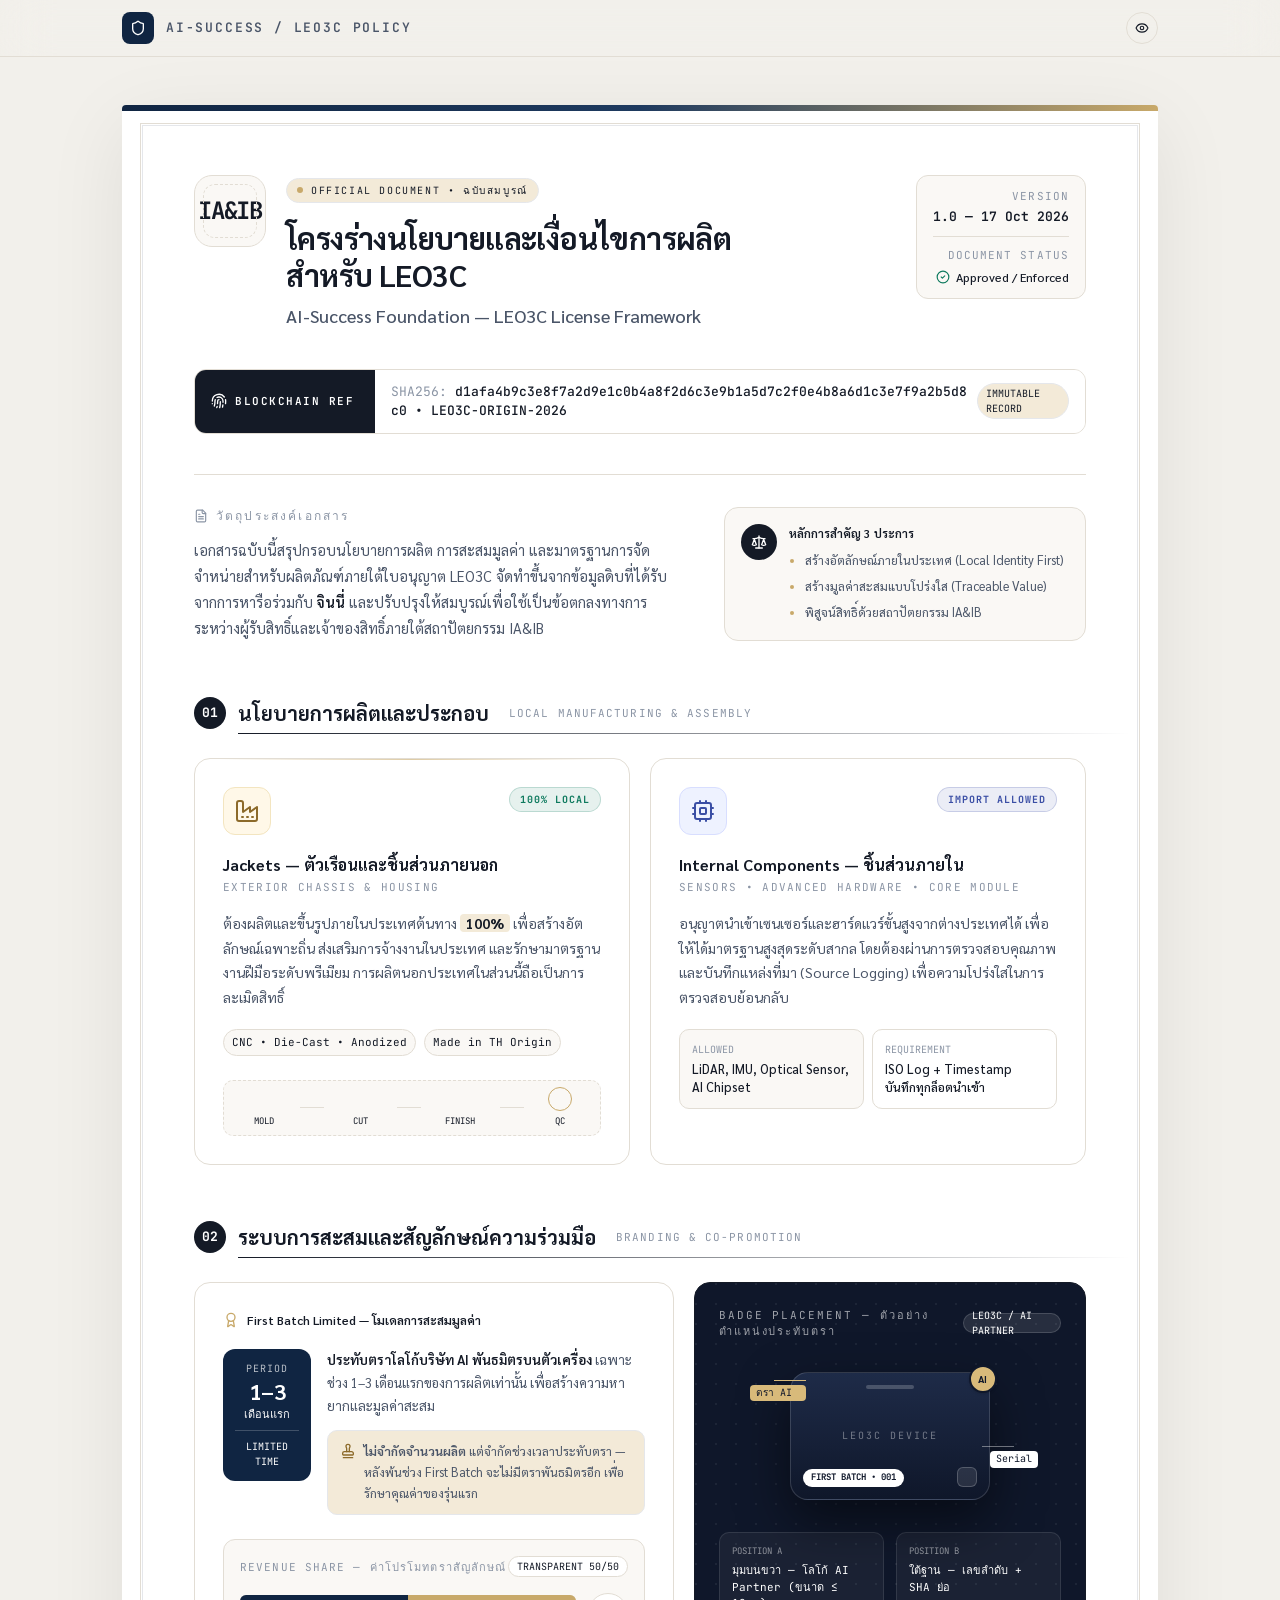
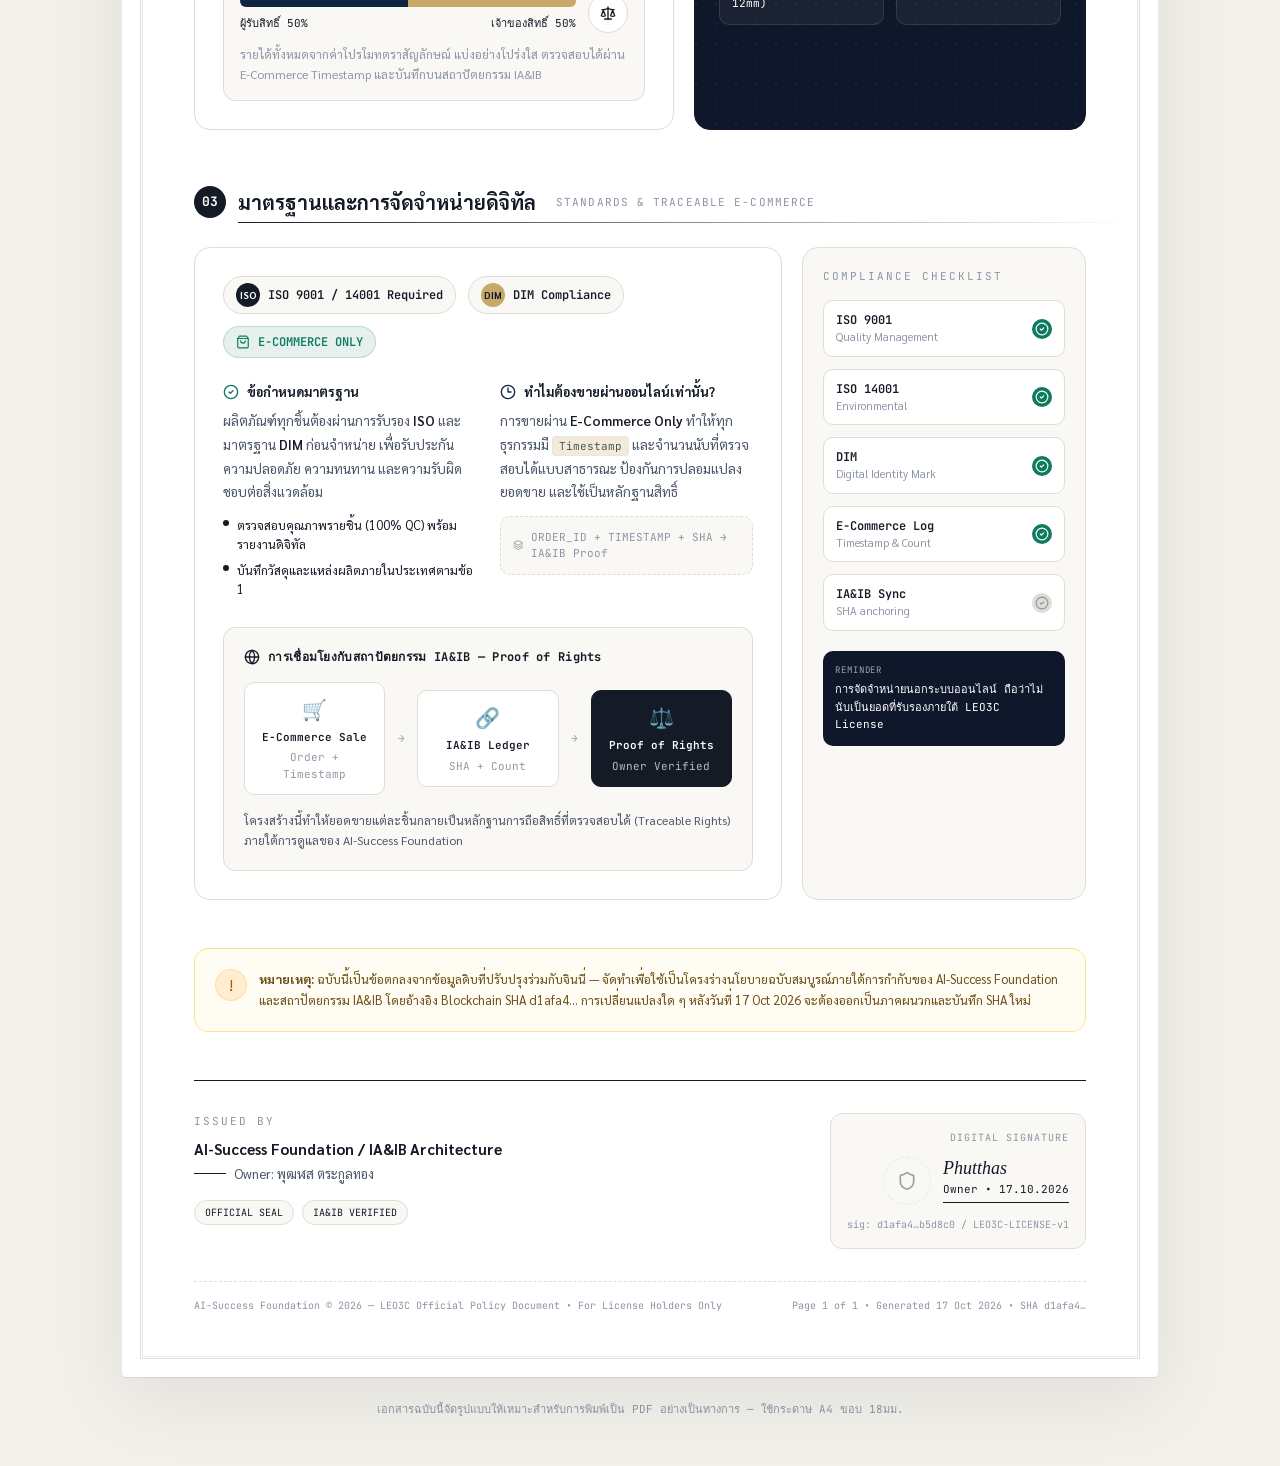
<file: Leo3c-Official-Policy-Complete.html>
<!DOCTYPE html>
<html lang="en">
<head>
  <meta charset="UTF-8">
  <meta name="viewport" content="width=device-width, initial-scale=1">
  <title>React Artifact</title>
  <style>@import url("https://fonts.googleapis.com/css2?family=Sarabun:wght@300;400;500;600;700&family=IBM+Plex+Sans+Thai:wght@400;500;600&family=JetBrains+Mono:wght@400;500&display=swap");*,:after,:before{--tw-border-spacing-x:0;--tw-border-spacing-y:0;--tw-translate-x:0;--tw-translate-y:0;--tw-rotate:0;--tw-skew-x:0;--tw-skew-y:0;--tw-scale-x:1;--tw-scale-y:1;--tw-pan-x: ;--tw-pan-y: ;--tw-pinch-zoom: ;--tw-scroll-snap-strictness:proximity;--tw-gradient-from-position: ;--tw-gradient-via-position: ;--tw-gradient-to-position: ;--tw-ordinal: ;--tw-slashed-zero: ;--tw-numeric-figure: ;--tw-numeric-spacing: ;--tw-numeric-fraction: ;--tw-ring-inset: ;--tw-ring-offset-width:0px;--tw-ring-offset-color:#fff;--tw-ring-color:rgba(59,130,246,.5);--tw-ring-offset-shadow:0 0 #0000;--tw-ring-shadow:0 0 #0000;--tw-shadow:0 0 #0000;--tw-shadow-colored:0 0 #0000;--tw-blur: ;--tw-brightness: ;--tw-contrast: ;--tw-grayscale: ;--tw-hue-rotate: ;--tw-invert: ;--tw-saturate: ;--tw-sepia: ;--tw-drop-shadow: ;--tw-backdrop-blur: ;--tw-backdrop-brightness: ;--tw-backdrop-contrast: ;--tw-backdrop-grayscale: ;--tw-backdrop-hue-rotate: ;--tw-backdrop-invert: ;--tw-backdrop-opacity: ;--tw-backdrop-saturate: ;--tw-backdrop-sepia: ;--tw-contain-size: ;--tw-contain-layout: ;--tw-contain-paint: ;--tw-contain-style: }::backdrop{--tw-border-spacing-x:0;--tw-border-spacing-y:0;--tw-translate-x:0;--tw-translate-y:0;--tw-rotate:0;--tw-skew-x:0;--tw-skew-y:0;--tw-scale-x:1;--tw-scale-y:1;--tw-pan-x: ;--tw-pan-y: ;--tw-pinch-zoom: ;--tw-scroll-snap-strictness:proximity;--tw-gradient-from-position: ;--tw-gradient-via-position: ;--tw-gradient-to-position: ;--tw-ordinal: ;--tw-slashed-zero: ;--tw-numeric-figure: ;--tw-numeric-spacing: ;--tw-numeric-fraction: ;--tw-ring-inset: ;--tw-ring-offset-width:0px;--tw-ring-offset-color:#fff;--tw-ring-color:rgba(59,130,246,.5);--tw-ring-offset-shadow:0 0 #0000;--tw-ring-shadow:0 0 #0000;--tw-shadow:0 0 #0000;--tw-shadow-colored:0 0 #0000;--tw-blur: ;--tw-brightness: ;--tw-contrast: ;--tw-grayscale: ;--tw-hue-rotate: ;--tw-invert: ;--tw-saturate: ;--tw-sepia: ;--tw-drop-shadow: ;--tw-backdrop-blur: ;--tw-backdrop-brightness: ;--tw-backdrop-contrast: ;--tw-backdrop-grayscale: ;--tw-backdrop-hue-rotate: ;--tw-backdrop-invert: ;--tw-backdrop-opacity: ;--tw-backdrop-saturate: ;--tw-backdrop-sepia: ;--tw-contain-size: ;--tw-contain-layout: ;--tw-contain-paint: ;--tw-contain-style: }

/*! tailwindcss v3.4.18 | MIT License | https://tailwindcss.com*/*,:after,:before{box-sizing:border-box;border:0 solid #e5e7eb}:after,:before{--tw-content:""}:host,html{line-height:1.5;-webkit-text-size-adjust:100%;-moz-tab-size:4;-o-tab-size:4;tab-size:4;font-family:ui-sans-serif,system-ui,sans-serif,Apple Color Emoji,Segoe UI Emoji,Segoe UI Symbol,Noto Color Emoji;font-feature-settings:normal;font-variation-settings:normal;-webkit-tap-highlight-color:transparent}body{margin:0;line-height:inherit}hr{height:0;color:inherit;border-top-width:1px}abbr:where([title]){-webkit-text-decoration:underline dotted;text-decoration:underline dotted}h1,h2,h3,h4,h5,h6{font-size:inherit;font-weight:inherit}a{color:inherit;text-decoration:inherit}b,strong{font-weight:bolder}code,kbd,pre,samp{font-family:ui-monospace,SFMono-Regular,Menlo,Monaco,Consolas,Liberation Mono,Courier New,monospace;font-feature-settings:normal;font-variation-settings:normal;font-size:1em}small{font-size:80%}sub,sup{font-size:75%;line-height:0;position:relative;vertical-align:baseline}sub{bottom:-.25em}sup{top:-.5em}table{text-indent:0;border-color:inherit;border-collapse:collapse}button,input,optgroup,select,textarea{font-family:inherit;font-feature-settings:inherit;font-variation-settings:inherit;font-size:100%;font-weight:inherit;line-height:inherit;letter-spacing:inherit;color:inherit;margin:0;padding:0}button,select{text-transform:none}button,input:where([type=button]),input:where([type=reset]),input:where([type=submit]){-webkit-appearance:button;background-color:transparent;background-image:none}:-moz-focusring{outline:auto}:-moz-ui-invalid{box-shadow:none}progress{vertical-align:baseline}::-webkit-inner-spin-button,::-webkit-outer-spin-button{height:auto}[type=search]{-webkit-appearance:textfield;outline-offset:-2px}::-webkit-search-decoration{-webkit-appearance:none}::-webkit-file-upload-button{-webkit-appearance:button;font:inherit}summary{display:list-item}blockquote,dd,dl,figure,h1,h2,h3,h4,h5,h6,hr,p,pre{margin:0}fieldset{margin:0}fieldset,legend{padding:0}menu,ol,ul{list-style:none;margin:0;padding:0}dialog{padding:0}textarea{resize:vertical}input::-moz-placeholder,textarea::-moz-placeholder{opacity:1;color:#9ca3af}input::placeholder,textarea::placeholder{opacity:1;color:#9ca3af}[role=button],button{cursor:pointer}:disabled{cursor:default}audio,canvas,embed,iframe,img,object,svg,video{display:block;vertical-align:middle}img,video{max-width:100%;height:auto}[hidden]:where(:not([hidden=until-found])){display:none}.container{width:100%}@media (min-width:640px){.container{max-width:640px}}@media (min-width:768px){.container{max-width:768px}}@media (min-width:1024px){.container{max-width:1024px}}@media (min-width:1280px){.container{max-width:1280px}}@media (min-width:1536px){.container{max-width:1536px}}.pointer-events-none{pointer-events:none}.absolute{position:absolute}.relative{position:relative}.sticky{position:sticky}.inset-0{inset:0}.inset-\[10px\]{inset:10px}.inset-\[12px\]{inset:12px}.inset-\[8px\]{inset:8px}.-left-10{left:-2.5rem}.-right-12{right:-3rem}.-right-2{right:-.5rem}.-top-2{top:-.5rem}.bottom-3{bottom:.75rem}.bottom-8{bottom:2rem}.left-1\/2{left:50%}.left-3{left:.75rem}.left-6{left:1.5rem}.right-3{right:.75rem}.right-6{right:1.5rem}.top-0{top:0}.top-3{top:.75rem}.top-\[var\(--safe-area-inset-top\)\]{top:var(--safe-area-inset-top)}.z-30{z-index:30}.mx-auto{margin-left:auto;margin-right:auto}.my-1{margin-top:.25rem;margin-bottom:.25rem}.my-2\.5{margin-top:.625rem;margin-bottom:.625rem}.ml-11{margin-left:2.75rem}.ml-2{margin-left:.5rem}.ml-6{margin-left:1.5rem}.mr-2{margin-right:.5rem}.mr-6{margin-right:1.5rem}.mt-0\.5{margin-top:.125rem}.mt-1{margin-top:.25rem}.mt-10{margin-top:2.5rem}.mt-12{margin-top:3rem}.mt-14{margin-top:3.5rem}.mt-2{margin-top:.5rem}.mt-3{margin-top:.75rem}.mt-4{margin-top:1rem}.mt-5{margin-top:1.25rem}.mt-6{margin-top:1.5rem}.mt-7{margin-top:1.75rem}.mt-8{margin-top:2rem}.inline-block{display:inline-block}.flex{display:flex}.inline-flex{display:inline-flex}.grid{display:grid}.hidden{display:none}.h-1{height:.25rem}.h-1\.5{height:.375rem}.h-10{height:2.5rem}.h-12{height:3rem}.h-3{height:.75rem}.h-3\.5{height:.875rem}.h-4{height:1rem}.h-5{height:1.25rem}.h-6{height:1.5rem}.h-7{height:1.75rem}.h-8{height:2rem}.h-9{height:2.25rem}.h-\[128px\]{height:128px}.h-\[56px\]{height:56px}.h-\[6px\]{height:6px}.h-\[72px\]{height:72px}.h-full{height:100%}.h-px{height:1px}.min-h-screen{min-height:100vh}.w-1\.5{width:.375rem}.w-1\/2{width:50%}.w-10{width:2.5rem}.w-12{width:3rem}.w-3\.5{width:.875rem}.w-4{width:1rem}.w-5{width:1.25rem}.w-6{width:1.5rem}.w-7{width:1.75rem}.w-8{width:2rem}.w-9{width:2.25rem}.w-\[200px\]{width:200px}.w-\[72px\]{width:72px}.w-full{width:100%}.min-w-\[220px\]{min-width:220px}.max-w-\[1100px\]{max-width:1100px}.max-w-\[28ch\]{max-width:28ch}.flex-1{flex:1 1 0%}.shrink-0{flex-shrink:0}.-translate-x-1\/2{--tw-translate-x:-50%}.-translate-x-1\/2,.rotate-90{transform:translate(var(--tw-translate-x),var(--tw-translate-y)) rotate(var(--tw-rotate)) skewX(var(--tw-skew-x)) skewY(var(--tw-skew-y)) scaleX(var(--tw-scale-x)) scaleY(var(--tw-scale-y))}.rotate-90{--tw-rotate:90deg}@keyframes pulse{50%{opacity:.5}}.animate-pulse{animation:pulse 2s cubic-bezier(.4,0,.6,1) infinite}.list-disc{list-style-type:disc}.grid-cols-2{grid-template-columns:repeat(2,minmax(0,1fr))}.grid-cols-\[88px_1fr\]{grid-template-columns:88px 1fr}.flex-col{flex-direction:column}.flex-wrap{flex-wrap:wrap}.items-start{align-items:flex-start}.items-center{align-items:center}.items-stretch{align-items:stretch}.justify-center{justify-content:center}.justify-between{justify-content:space-between}.justify-around{justify-content:space-around}.gap-1\.5{gap:.375rem}.gap-2{gap:.5rem}.gap-3{gap:.75rem}.gap-4{gap:1rem}.gap-5{gap:1.25rem}.gap-6{gap:1.5rem}.gap-8{gap:2rem}.space-y-1\.5>:not([hidden])~:not([hidden]){--tw-space-y-reverse:0;margin-top:calc(.375rem*(1 - var(--tw-space-y-reverse)));margin-bottom:calc(.375rem*var(--tw-space-y-reverse))}.space-y-2>:not([hidden])~:not([hidden]){--tw-space-y-reverse:0;margin-top:calc(.5rem*(1 - var(--tw-space-y-reverse)));margin-bottom:calc(.5rem*var(--tw-space-y-reverse))}.space-y-3>:not([hidden])~:not([hidden]){--tw-space-y-reverse:0;margin-top:calc(.75rem*(1 - var(--tw-space-y-reverse)));margin-bottom:calc(.75rem*var(--tw-space-y-reverse))}.overflow-hidden{overflow:hidden}.overflow-x-clip{overflow-x:clip}.break-all{word-break:break-all}.rounded{border-radius:.25rem}.rounded-\[10px\]{border-radius:10px}.rounded-\[12px\]{border-radius:12px}.rounded-\[14px\]{border-radius:14px}.rounded-\[16px\]{border-radius:16px}.rounded-\[18px\]{border-radius:18px}.rounded-\[4px\]{border-radius:4px}.rounded-\[6px\]{border-radius:6px}.rounded-\[8px\]{border-radius:8px}.rounded-full{border-radius:9999px}.border{border-width:1px}.border-2{border-width:2px}.border-b{border-bottom-width:1px}.border-t{border-top-width:1px}.border-dashed{border-style:dashed}.border-\[\#0E7A5E\]\/20{border-color:rgba(14,122,94,.2)}.border-\[\#0F172A\]{--tw-border-opacity:1;border-color:rgb(15 23 42/var(--tw-border-opacity,1))}.border-\[\#3A4EA5\]\/20{border-color:rgba(58,78,165,.2)}.border-\[\#D8DEFF\]{--tw-border-opacity:1;border-color:rgb(216 222 255/var(--tw-border-opacity,1))}.border-\[\#F3E5C0\]{--tw-border-opacity:1;border-color:rgb(243 229 192/var(--tw-border-opacity,1))}.border-\[var\(--gold\)\]{border-color:var(--gold)}.border-\[var\(--ink\)\]{border-color:var(--ink)}.border-\[var\(--line\)\]{border-color:var(--line)}.border-\[var\(--line-strong\)\]{border-color:var(--line-strong)}.border-amber-200{--tw-border-opacity:1;border-color:rgb(253 230 138/var(--tw-border-opacity,1))}.border-amber-500\/20{border-color:rgba(245,158,11,.2)}.border-white\/10{border-color:hsla(0,0%,100%,.1)}.border-white\/15{border-color:hsla(0,0%,100%,.15)}.border-white\/20{border-color:hsla(0,0%,100%,.2)}.bg-\[\#0E7A5E\]{--tw-bg-opacity:1;background-color:rgb(14 122 94/var(--tw-bg-opacity,1))}.bg-\[\#0E7A5E\]\/10{background-color:rgba(14,122,94,.1)}.bg-\[\#0F172A\]{--tw-bg-opacity:1;background-color:rgb(15 23 42/var(--tw-bg-opacity,1))}.bg-\[\#3A4EA5\]\/10{background-color:rgba(58,78,165,.1)}.bg-\[\#D8BA7A\]{--tw-bg-opacity:1;background-color:rgb(216 186 122/var(--tw-bg-opacity,1))}.bg-\[\#EEF2FF\]{--tw-bg-opacity:1;background-color:rgb(238 242 255/var(--tw-bg-opacity,1))}.bg-\[\#FFF8E8\]{--tw-bg-opacity:1;background-color:rgb(255 248 232/var(--tw-bg-opacity,1))}.bg-\[var\(--accent\)\]{background-color:var(--accent)}.bg-\[var\(--gold\)\]{background-color:var(--gold)}.bg-\[var\(--gold-soft\)\]{background-color:var(--gold-soft)}.bg-\[var\(--ink\)\]{background-color:var(--ink)}.bg-\[var\(--line\)\]{background-color:var(--line)}.bg-\[var\(--line-strong\)\]{background-color:var(--line-strong)}.bg-\[var\(--paper\)\]{background-color:var(--paper)}.bg-\[var\(--paper-edge\)\]{background-color:var(--paper-edge)}.bg-\[var\(--surface\)\]{background-color:var(--surface)}.bg-amber-50\/60{background-color:rgba(255,251,235,.6)}.bg-amber-500\/15{background-color:rgba(245,158,11,.15)}.bg-white{--tw-bg-opacity:1;background-color:rgb(255 255 255/var(--tw-bg-opacity,1))}.bg-white\/10{background-color:hsla(0,0%,100%,.1)}.bg-white\/20{background-color:hsla(0,0%,100%,.2)}.bg-white\/40{background-color:hsla(0,0%,100%,.4)}.bg-white\/5{background-color:hsla(0,0%,100%,.05)}.bg-gradient-to-b{background-image:linear-gradient(to bottom,var(--tw-gradient-stops))}.bg-gradient-to-r{background-image:linear-gradient(to right,var(--tw-gradient-stops))}.from-\[\#1E2B48\]{--tw-gradient-from:#1e2b48 var(--tw-gradient-from-position);--tw-gradient-to:rgba(30,43,72,0) var(--tw-gradient-to-position);--tw-gradient-stops:var(--tw-gradient-from),var(--tw-gradient-to)}.from-\[var\(--accent\)\]{--tw-gradient-from:var(--accent) var(--tw-gradient-from-position);--tw-gradient-to:hsla(0,0%,100%,0) var(--tw-gradient-to-position);--tw-gradient-stops:var(--tw-gradient-from),var(--tw-gradient-to)}.from-\[var\(--line-strong\)\]{--tw-gradient-from:var(--line-strong) var(--tw-gradient-from-position);--tw-gradient-to:hsla(0,0%,100%,0) var(--tw-gradient-to-position);--tw-gradient-stops:var(--tw-gradient-from),var(--tw-gradient-to)}.from-transparent{--tw-gradient-from:transparent var(--tw-gradient-from-position);--tw-gradient-to:transparent var(--tw-gradient-to-position);--tw-gradient-stops:var(--tw-gradient-from),var(--tw-gradient-to)}.via-\[var\(--accent-2\)\]{--tw-gradient-to:hsla(0,0%,100%,0) var(--tw-gradient-to-position);--tw-gradient-stops:var(--tw-gradient-from),var(--accent-2) var(--tw-gradient-via-position),var(--tw-gradient-to)}.via-\[var\(--gold\)\]{--tw-gradient-to:hsla(0,0%,100%,0) var(--tw-gradient-to-position);--tw-gradient-stops:var(--tw-gradient-from),var(--gold) var(--tw-gradient-via-position),var(--tw-gradient-to)}.to-\[\#0F172A\]{--tw-gradient-to:#0f172a var(--tw-gradient-to-position)}.to-\[var\(--gold\)\]{--tw-gradient-to:var(--gold) var(--tw-gradient-to-position)}.to-transparent{--tw-gradient-to:transparent var(--tw-gradient-to-position)}.p-3{padding:.75rem}.p-4{padding:1rem}.p-5{padding:1.25rem}.p-6{padding:1.5rem}.px-1\.5{padding-left:.375rem;padding-right:.375rem}.px-2{padding-left:.5rem;padding-right:.5rem}.px-2\.5{padding-left:.625rem;padding-right:.625rem}.px-3{padding-left:.75rem;padding-right:.75rem}.px-4{padding-left:1rem;padding-right:1rem}.px-5{padding-left:1.25rem;padding-right:1.25rem}.px-6{padding-left:1.5rem;padding-right:1.5rem}.py-0\.5{padding-top:.125rem;padding-bottom:.125rem}.py-1{padding-top:.25rem;padding-bottom:.25rem}.py-1\.5{padding-top:.375rem;padding-bottom:.375rem}.py-2\.5{padding-top:.625rem;padding-bottom:.625rem}.py-3{padding-top:.75rem;padding-bottom:.75rem}.py-6{padding-top:1.5rem;padding-bottom:1.5rem}.pb-12{padding-bottom:3rem}.pl-4{padding-left:1rem}.pt-10{padding-top:2.5rem}.pt-4{padding-top:1rem}.pt-8{padding-top:2rem}.text-left{text-align:left}.text-center{text-align:center}.text-right{text-align:right}.font-serif{font-family:ui-serif,Georgia,Cambria,Times New Roman,Times,serif}.text-\[10px\]{font-size:10px}.text-\[11px\]{font-size:11px}.text-\[12\.5px\]{font-size:12.5px}.text-\[12px\]{font-size:12px}.text-\[13\.5px\]{font-size:13.5px}.text-\[13px\]{font-size:13px}.text-\[14\.5px\]{font-size:14.5px}.text-\[14px\]{font-size:14px}.text-\[15px\]{font-size:15px}.text-\[16px\]{font-size:16px}.text-\[18px\]{font-size:18px}.text-\[20px\]{font-size:20px}.text-\[22px\]{font-size:22px}.text-\[24px\]{font-size:24px}.text-\[9px\]{font-size:9px}.font-bold{font-weight:700}.font-medium{font-weight:500}.font-semibold{font-weight:600}.uppercase{text-transform:uppercase}.italic{font-style:italic}.leading-\[1\.25\]{line-height:1.25}.leading-\[1\.6\]{line-height:1.6}.leading-\[1\.75\]{line-height:1.75}.leading-\[1\.7\]{line-height:1.7}.leading-\[1\.8\]{line-height:1.8}.leading-none{line-height:1}.leading-snug{line-height:1.375}.leading-tight{line-height:1.25}.tracking-\[-0\.02em\]{letter-spacing:-.02em}.tracking-\[0\.12em\]{letter-spacing:.12em}.tracking-\[0\.14em\]{letter-spacing:.14em}.tracking-\[0\.16em\]{letter-spacing:.16em}.tracking-\[0\.18em\]{letter-spacing:.18em}.tracking-\[0\.2em\]{letter-spacing:.2em}.tracking-tighter{letter-spacing:-.05em}.tracking-wide{letter-spacing:.025em}.tracking-widest{letter-spacing:.1em}.text-\[\#0E7A5E\]{--tw-text-opacity:1;color:rgb(14 122 94/var(--tw-text-opacity,1))}.text-\[\#0F172A\]{--tw-text-opacity:1;color:rgb(15 23 42/var(--tw-text-opacity,1))}.text-\[\#3A4EA5\]{--tw-text-opacity:1;color:rgb(58 78 165/var(--tw-text-opacity,1))}.text-\[\#6B4E12\]{--tw-text-opacity:1;color:rgb(107 78 18/var(--tw-text-opacity,1))}.text-\[\#8C6A2A\]{--tw-text-opacity:1;color:rgb(140 106 42/var(--tw-text-opacity,1))}.text-\[var\(--accent\)\]{color:var(--accent)}.text-\[var\(--gold\)\]{color:var(--gold)}.text-\[var\(--ink\)\]{color:var(--ink)}.text-\[var\(--ink-faint\)\]{color:var(--ink-faint)}.text-\[var\(--ink-soft\)\]{color:var(--ink-soft)}.text-\[var\(--paper\)\]{color:var(--paper)}.text-\[var\(--success\)\]{color:var(--success)}.text-amber-700{--tw-text-opacity:1;color:rgb(180 83 9/var(--tw-text-opacity,1))}.text-white{--tw-text-opacity:1;color:rgb(255 255 255/var(--tw-text-opacity,1))}.text-white\/40{color:hsla(0,0%,100%,.4)}.opacity-40{opacity:.4}.opacity-50{opacity:.5}.opacity-60{opacity:.6}.opacity-70{opacity:.7}.opacity-\[0\.06\]{opacity:.06}.shadow{--tw-shadow:0 1px 3px 0 rgba(0,0,0,.1),0 1px 2px -1px rgba(0,0,0,.1);--tw-shadow-colored:0 1px 3px 0 var(--tw-shadow-color),0 1px 2px -1px var(--tw-shadow-color)}.shadow,.shadow-\[0_20px_50px_rgba\(0\2c 0\2c 0\2c 0\.5\)\]{box-shadow:var(--tw-ring-offset-shadow,0 0 #0000),var(--tw-ring-shadow,0 0 #0000),var(--tw-shadow)}.shadow-\[0_20px_50px_rgba\(0\2c 0\2c 0\2c 0\.5\)\]{--tw-shadow:0 20px 50px rgba(0,0,0,.5);--tw-shadow-colored:0 20px 50px var(--tw-shadow-color)}.shadow-\[0_20px_80px_rgba\(0\2c 0\2c 0\2c 0\.08\)\2c 0_1px_0_var\(--line\)\]{--tw-shadow:0 20px 80px rgba(0,0,0,.08),0 1px 0 var(--line);--tw-shadow-colored:0 20px 80px var(--tw-shadow-color),0 1px 0 var(--tw-shadow-color);box-shadow:var(--tw-ring-offset-shadow,0 0 #0000),var(--tw-ring-shadow,0 0 #0000),var(--tw-shadow)}.backdrop-blur-xl{--tw-backdrop-blur:blur(24px);backdrop-filter:var(--tw-backdrop-blur) var(--tw-backdrop-brightness) var(--tw-backdrop-contrast) var(--tw-backdrop-grayscale) var(--tw-backdrop-hue-rotate) var(--tw-backdrop-invert) var(--tw-backdrop-opacity) var(--tw-backdrop-saturate) var(--tw-backdrop-sepia)}.transition{transition-property:color,background-color,border-color,text-decoration-color,fill,stroke,opacity,box-shadow,transform,filter,backdrop-filter;transition-timing-function:cubic-bezier(.4,0,.2,1);transition-duration:.15s}:root{--paper:#fff;--paper-edge:#faf8f5;--ink:#141a26;--ink-soft:#4a5568;--ink-faint:#8b95a5;--accent:#102542;--accent-2:#1e3a5f;--gold:#c8a96a;--gold-soft:#f3ead8;--line:#e2ddd4;--line-strong:#141a26;--surface:#f2f0eb;--success:#0e7a5e}@media (prefers-color-scheme:dark){:root{--paper:#171b24;--paper-edge:#1e242f;--ink:#e8eaf0;--ink-soft:#a0aab8;--ink-faint:#6b7585;--accent:#e8eaf0;--accent-2:#c0c8d6;--gold:#d8ba7a;--gold-soft:#2a2518;--line:#2d3442;--line-strong:#e8eaf0;--surface:#0f1218;--success:#3dd19a}}*{font-variant-ligatures:common-ligatures}body{font-family:Sarabun,IBM Plex Sans Thai,ui-sans-serif,system-ui,sans-serif;background:var(--surface);color:var(--ink);-webkit-font-smoothing:antialiased}.mono{font-family:JetBrains Mono,ui-monospace,monospace}.thai-serif{font-family:Sarabun,serif}.marker\:text-\[var\(--gold\)\] ::marker{color:var(--gold)}.marker\:text-\[var\(--gold\)\]::marker{color:var(--gold)}.hover\:bg-\[var\(--surface\)\]:hover{background-color:var(--surface)}.hover\:shadow-\[0_10px_40px_rgba\(0\2c 0\2c 0\2c 0\.06\)\]:hover{--tw-shadow:0 10px 40px rgba(0,0,0,.06);--tw-shadow-colored:0 10px 40px var(--tw-shadow-color);box-shadow:var(--tw-ring-offset-shadow,0 0 #0000),var(--tw-ring-shadow,0 0 #0000),var(--tw-shadow)}.dark\:border-amber-800\/30:is(.dark *){border-color:rgba(146,64,14,.3)}.dark\:bg-\[\#111827\]:is(.dark *){--tw-bg-opacity:1;background-color:rgb(17 24 39/var(--tw-bg-opacity,1))}.dark\:bg-\[\#1E2333\]:is(.dark *){--tw-bg-opacity:1;background-color:rgb(30 35 51/var(--tw-bg-opacity,1))}.dark\:bg-\[\#2A2415\]:is(.dark *){--tw-bg-opacity:1;background-color:rgb(42 36 21/var(--tw-bg-opacity,1))}.dark\:bg-amber-950\/20:is(.dark *){background-color:rgba(69,26,3,.2)}.dark\:text-amber-200\/80:is(.dark *){color:hsla(48,97%,77%,.8)}@media (min-width:768px){.md\:inset-\[18px\]{inset:18px}.md\:inset-\[20px\]{inset:20px}.md\:col-span-2{grid-column:span 2/span 2}.md\:mt-10{margin-top:2.5rem}.md\:block{display:block}.md\:inline{display:inline}.md\:flex{display:flex}.md\:grid{display:grid}.md\:hidden{display:none}.md\:w-\[180px\]{width:180px}.md\:grid-cols-2{grid-template-columns:repeat(2,minmax(0,1fr))}.md\:grid-cols-3{grid-template-columns:repeat(3,minmax(0,1fr))}.md\:grid-cols-\[1\.15fr_0\.85fr\]{grid-template-columns:1.15fr .85fr}.md\:grid-cols-\[1\.1fr_0\.9fr\]{grid-template-columns:1.1fr .9fr}.md\:grid-cols-\[1fr_24px_1fr_24px_1fr\]{grid-template-columns:1fr 24px 1fr 24px 1fr}.md\:flex-row{flex-direction:row}.md\:items-start{align-items:flex-start}.md\:items-center{align-items:center}.md\:justify-end{justify-content:flex-end}.md\:gap-1{gap:.25rem}.md\:gap-10{gap:2.5rem}.md\:p-5{padding:1.25rem}.md\:p-7{padding:1.75rem}.md\:px-8{padding-left:2rem;padding-right:2rem}.md\:px-\[72px\]{padding-left:72px;padding-right:72px}.md\:py-12{padding-top:3rem;padding-bottom:3rem}.md\:pb-16{padding-bottom:4rem}.md\:pt-16{padding-top:4rem}.md\:text-right{text-align:right}.md\:text-\[13px\]{font-size:13px}.md\:text-\[18px\]{font-size:18px}.md\:text-\[20px\]{font-size:20px}.md\:text-\[30px\]{font-size:30px}}</style>
</head>
<body>
  <div id="root"></div>
  
  <script type="module">var ac=Object.create;var{getPrototypeOf:sc,defineProperty:Yl,getOwnPropertyNames:dc}=Object;var cc=Object.prototype.hasOwnProperty;var Ue=(e,t,n)=>{n=e!=null?ac(sc(e)):{};let r=t||!e||!e.__esModule?Yl(n,"default",{value:e,enumerable:!0}):n;for(let l of dc(e))if(!cc.call(r,l))Yl(r,l,{get:()=>e[l],enumerable:!0});return r};var Sr=(e,t)=>()=>(t||e((t={exports:{}}).exports,t),t.exports);var fc=(e,t)=>{for(var n in t)Yl(e,n,{get:t[n],enumerable:!0,configurable:!0,set:(r)=>t[n]=()=>r})};var pc=(e,t)=>()=>(e&&(t=e(e=0)),t);var yt=Sr((zc)=>{var vn=Symbol.for("react.element"),mc=Symbol.for("react.portal"),vc=Symbol.for("react.fragment"),hc=Symbol.for("react.strict_mode"),gc=Symbol.for("react.profiler"),yc=Symbol.for("react.provider"),wc=Symbol.for("react.context"),kc=Symbol.for("react.forward_ref"),xc=Symbol.for("react.suspense"),Sc=Symbol.for("react.memo"),Nc=Symbol.for("react.lazy"),hu=Symbol.iterator;function Ec(e){if(e===null||typeof e!=="object")return null;return e=hu&&e[hu]||e["@@iterator"],typeof e==="function"?e:null}var wu={isMounted:function(){return!1},enqueueForceUpdate:function(){},enqueueReplaceState:function(){},enqueueSetState:function(){}},ku=Object.assign,xu={};function Mt(e,t,n){this.props=e,this.context=t,this.refs=xu,this.updater=n||wu}Mt.prototype.isReactComponent={};Mt.prototype.setState=function(e,t){if(typeof e!=="object"&&typeof e!=="function"&&e!=null)throw Error("setState(...): takes an object of state variables to update or a function which returns an object of state variables.");this.updater.enqueueSetState(this,e,t,"setState")};Mt.prototype.forceUpdate=function(e){this.updater.enqueueForceUpdate(this,e,"forceUpdate")};function Su(){}Su.prototype=Mt.prototype;function Gl(e,t,n){this.props=e,this.context=t,this.refs=xu,this.updater=n||wu}var Zl=Gl.prototype=new Su;Zl.constructor=Gl;ku(Zl,Mt.prototype);Zl.isPureReactComponent=!0;var gu=Array.isArray,Nu=Object.prototype.hasOwnProperty,Jl={current:null},Eu={key:!0,ref:!0,__self:!0,__source:!0};function Cu(e,t,n){var r,l={},i=null,o=null;if(t!=null)for(r in t.ref!==void 0&&(o=t.ref),t.key!==void 0&&(i=""+t.key),t)Nu.call(t,r)&&!Eu.hasOwnProperty(r)&&(l[r]=t[r]);var u=arguments.length-2;if(u===1)l.children=n;else if(1<u){for(var a=Array(u),c=0;c<u;c++)a[c]=arguments[c+2];l.children=a}if(e&&e.defaultProps)for(r in u=e.defaultProps,u)l[r]===void 0&&(l[r]=u[r]);return{$$typeof:vn,type:e,key:i,ref:o,props:l,_owner:Jl.current}}function Cc(e,t){return{$$typeof:vn,type:e.type,key:t,ref:e.ref,props:e.props,_owner:e._owner}}function ql(e){return typeof e==="object"&&e!==null&&e.$$typeof===vn}function _c(e){var t={"=":"=0",":":"=2"};return"$"+e.replace(/[=:]/g,function(n){return t[n]})}var yu=/\/+/g;function Xl(e,t){return typeof e==="object"&&e!==null&&e.key!=null?_c(""+e.key):t.toString(36)}function Er(e,t,n,r,l){var i=typeof e;if(i==="undefined"||i==="boolean")e=null;var o=!1;if(e===null)o=!0;else switch(i){case"string":case"number":o=!0;break;case"object":switch(e.$$typeof){case vn:case mc:o=!0}}if(o)return o=e,l=l(o),e=r===""?"."+Xl(o,0):r,gu(l)?(n="",e!=null&&(n=e.replace(yu,"$&/")+"/"),Er(l,t,n,"",function(c){return c})):l!=null&&(ql(l)&&(l=Cc(l,n+(!l.key||o&&o.key===l.key?"":(""+l.key).replace(yu,"$&/")+"/")+e)),t.push(l)),1;if(o=0,r=r===""?".":r+":",gu(e))for(var u=0;u<e.length;u++){i=e[u];var a=r+Xl(i,u);o+=Er(i,t,n,a,l)}else if(a=Ec(e),typeof a==="function")for(e=a.call(e),u=0;!(i=e.next()).done;)i=i.value,a=r+Xl(i,u++),o+=Er(i,t,n,a,l);else if(i==="object")throw t=String(e),Error("Objects are not valid as a React child (found: "+(t==="[object Object]"?"object with keys {"+Object.keys(e).join(", ")+"}":t)+"). If you meant to render a collection of children, use an array instead.");return o}function Nr(e,t,n){if(e==null)return e;var r=[],l=0;return Er(e,r,"","",function(i){return t.call(n,i,l++)}),r}function Pc(e){if(e._status===-1){var t=e._result;t=t(),t.then(function(n){if(e._status===0||e._status===-1)e._status=1,e._result=n},function(n){if(e._status===0||e._status===-1)e._status=2,e._result=n}),e._status===-1&&(e._status=0,e._result=t)}if(e._status===1)return e._result.default;throw e._result}var re={current:null},Cr={transition:null},Tc={ReactCurrentDispatcher:re,ReactCurrentBatchConfig:Cr,ReactCurrentOwner:Jl};function _u(){throw Error("act(...) is not supported in production builds of React.")}zc.Children={map:Nr,forEach:function(e,t,n){Nr(e,function(){t.apply(this,arguments)},n)},count:function(e){var t=0;return Nr(e,function(){t++}),t},toArray:function(e){return Nr(e,function(t){return t})||[]},only:function(e){if(!ql(e))throw Error("React.Children.only expected to receive a single React element child.");return e}};zc.Component=Mt;zc.Fragment=vc;zc.Profiler=gc;zc.PureComponent=Gl;zc.StrictMode=hc;zc.Suspense=xc;zc.__SECRET_INTERNALS_DO_NOT_USE_OR_YOU_WILL_BE_FIRED=Tc;zc.act=_u;zc.cloneElement=function(e,t,n){if(e===null||e===void 0)throw Error("React.cloneElement(...): The argument must be a React element, but you passed "+e+".");var r=ku({},e.props),l=e.key,i=e.ref,o=e._owner;if(t!=null){if(t.ref!==void 0&&(i=t.ref,o=Jl.current),t.key!==void 0&&(l=""+t.key),e.type&&e.type.defaultProps)var u=e.type.defaultProps;for(a in t)Nu.call(t,a)&&!Eu.hasOwnProperty(a)&&(r[a]=t[a]===void 0&&u!==void 0?u[a]:t[a])}var a=arguments.length-2;if(a===1)r.children=n;else if(1<a){u=Array(a);for(var c=0;c<a;c++)u[c]=arguments[c+2];r.children=u}return{$$typeof:vn,type:e.type,key:l,ref:i,props:r,_owner:o}};zc.createContext=function(e){return e={$$typeof:wc,_currentValue:e,_currentValue2:e,_threadCount:0,Provider:null,Consumer:null,_defaultValue:null,_globalName:null},e.Provider={$$typeof:yc,_context:e},e.Consumer=e};zc.createElement=Cu;zc.createFactory=function(e){var t=Cu.bind(null,e);return t.type=e,t};zc.createRef=function(){return{current:null}};zc.forwardRef=function(e){return{$$typeof:kc,render:e}};zc.isValidElement=ql;zc.lazy=function(e){return{$$typeof:Nc,_payload:{_status:-1,_result:e},_init:Pc}};zc.memo=function(e,t){return{$$typeof:Sc,type:e,compare:t===void 0?null:t}};zc.startTransition=function(e){var t=Cr.transition;Cr.transition={};try{e()}finally{Cr.transition=t}};zc.unstable_act=_u;zc.useCallback=function(e,t){return re.current.useCallback(e,t)};zc.useContext=function(e){return re.current.useContext(e)};zc.useDebugValue=function(){};zc.useDeferredValue=function(e){return re.current.useDeferredValue(e)};zc.useEffect=function(e,t){return re.current.useEffect(e,t)};zc.useId=function(){return re.current.useId()};zc.useImperativeHandle=function(e,t,n){return re.current.useImperativeHandle(e,t,n)};zc.useInsertionEffect=function(e,t){return re.current.useInsertionEffect(e,t)};zc.useLayoutEffect=function(e,t){return re.current.useLayoutEffect(e,t)};zc.useMemo=function(e,t){return re.current.useMemo(e,t)};zc.useReducer=function(e,t,n){return re.current.useReducer(e,t,n)};zc.useRef=function(e){return re.current.useRef(e)};zc.useState=function(e){return re.current.useState(e)};zc.useSyncExternalStore=function(e,t,n){return re.current.useSyncExternalStore(e,t,n)};zc.useTransition=function(){return re.current.useTransition()};zc.version="18.3.1"});var Ru=Sr((mf)=>{function jl(e,t){var n=e.length;e.push(t);e:for(;0<n;){var r=n-1>>>1,l=e[r];if(0<_r(l,t))e[r]=t,e[n]=l,n=r;else break e}}function Ne(e){return e.length===0?null:e[0]}function Ir(e){if(e.length===0)return null;var t=e[0],n=e.pop();if(n!==t){e[0]=n;e:for(var r=0,l=e.length,i=l>>>1;r<i;){var o=2*(r+1)-1,u=e[o],a=o+1,c=e[a];if(0>_r(u,n))a<l&&0>_r(c,u)?(e[r]=c,e[a]=n,r=a):(e[r]=u,e[o]=n,r=o);else if(a<l&&0>_r(c,n))e[r]=c,e[a]=n,r=a;else break e}}return t}function _r(e,t){var n=e.sortIndex-t.sortIndex;return n!==0?n:e.id-t.id}if(typeof performance==="object"&&typeof performance.now==="function")ei=performance,mf.unstable_now=function(){return ei.now()};else Pr=Date,ti=Pr.now(),mf.unstable_now=function(){return Pr.now()-ti};var ei,Pr,ti,Le=[],Je=[],pf=1,he=null,b=3,Lr=!1,wt=!1,gn=!1,Tu=typeof setTimeout==="function"?setTimeout:null,zu=typeof clearTimeout==="function"?clearTimeout:null,Pu=typeof setImmediate<"u"?setImmediate:null;typeof navigator<"u"&&navigator.scheduling!==void 0&&navigator.scheduling.isInputPending!==void 0&&navigator.scheduling.isInputPending.bind(navigator.scheduling);function ni(e){for(var t=Ne(Je);t!==null;){if(t.callback===null)Ir(Je);else if(t.startTime<=e)Ir(Je),t.sortIndex=t.expirationTime,jl(Le,t);else break;t=Ne(Je)}}function li(e){if(gn=!1,ni(e),!wt)if(Ne(Le)!==null)wt=!0,oi(ii);else{var t=Ne(Je);t!==null&&ui(li,t.startTime-e)}}function ii(e,t){wt=!1,gn&&(gn=!1,zu(yn),yn=-1),Lr=!0;var n=b;try{ni(t);for(he=Ne(Le);he!==null&&(!(he.expirationTime>t)||e&&!Ou());){var r=he.callback;if(typeof r==="function"){he.callback=null,b=he.priorityLevel;var l=r(he.expirationTime<=t);t=mf.unstable_now(),typeof l==="function"?he.callback=l:he===Ne(Le)&&Ir(Le),ni(t)}else Ir(Le);he=Ne(Le)}if(he!==null)var i=!0;else{var o=Ne(Je);o!==null&&ui(li,o.startTime-t),i=!1}return i}finally{he=null,b=n,Lr=!1}}var Or=!1,Tr=null,yn=-1,Iu=5,Lu=-1;function Ou(){return mf.unstable_now()-Lu<Iu?!1:!0}function bl(){if(Tr!==null){var e=mf.unstable_now();Lu=e;var t=!0;try{t=Tr(!0,e)}finally{t?hn():(Or=!1,Tr=null)}}else Or=!1}var hn;if(typeof Pu==="function")hn=function(){Pu(bl)};else if(typeof MessageChannel<"u")zr=new MessageChannel,ri=zr.port2,zr.port1.onmessage=bl,hn=function(){ri.postMessage(null)};else hn=function(){Tu(bl,0)};var zr,ri;function oi(e){Tr=e,Or||(Or=!0,hn())}function ui(e,t){yn=Tu(function(){e(mf.unstable_now())},t)}mf.unstable_IdlePriority=5;mf.unstable_ImmediatePriority=1;mf.unstable_LowPriority=4;mf.unstable_NormalPriority=3;mf.unstable_Profiling=null;mf.unstable_UserBlockingPriority=2;mf.unstable_cancelCallback=function(e){e.callback=null};mf.unstable_continueExecution=function(){wt||Lr||(wt=!0,oi(ii))};mf.unstable_forceFrameRate=function(e){0>e||125<e?console.error("forceFrameRate takes a positive int between 0 and 125, forcing frame rates higher than 125 fps is not supported"):Iu=0<e?Math.floor(1000/e):5};mf.unstable_getCurrentPriorityLevel=function(){return b};mf.unstable_getFirstCallbackNode=function(){return Ne(Le)};mf.unstable_next=function(e){switch(b){case 1:case 2:case 3:var t=3;break;default:t=b}var n=b;b=t;try{return e()}finally{b=n}};mf.unstable_pauseExecution=function(){};mf.unstable_requestPaint=function(){};mf.unstable_runWithPriority=function(e,t){switch(e){case 1:case 2:case 3:case 4:case 5:break;default:e=3}var n=b;b=e;try{return t()}finally{b=n}};mf.unstable_scheduleCallback=function(e,t,n){var r=mf.unstable_now();switch(typeof n==="object"&&n!==null?(n=n.delay,n=typeof n==="number"&&0<n?r+n:r):n=r,e){case 1:var l=-1;break;case 2:l=250;break;case 5:l=1073741823;break;case 4:l=1e4;break;default:l=5000}return l=n+l,e={id:pf++,callback:t,priorityLevel:e,startTime:n,expirationTime:l,sortIndex:-1},n>r?(e.sortIndex=n,jl(Je,e),Ne(Le)===null&&e===Ne(Je)&&(gn?(zu(yn),yn=-1):gn=!0,ui(li,n-r))):(e.sortIndex=l,jl(Le,e),wt||Lr||(wt=!0,oi(ii))),e};mf.unstable_shouldYield=Ou;mf.unstable_wrapCallback=function(e){var t=b;return function(){var n=b;b=t;try{return e.apply(this,arguments)}finally{b=n}}}});var mu={};fc(mu,{version:()=>Xd,unstable_renderSubtreeIntoContainer:()=>Yd,unstable_batchedUpdates:()=>Kd,unmountComponentAtNode:()=>Wd,render:()=>Qd,hydrateRoot:()=>$d,hydrate:()=>Hd,flushSync:()=>Vd,findDOMNode:()=>Bd,createRoot:()=>Ud,createPortal:()=>Ad,__SECRET_INTERNALS_DO_NOT_USE_OR_YOU_WILL_BE_FIRED:()=>Dd});function y(e){for(var t="https://reactjs.org/docs/error-decoder.html?invariant="+e,n=1;n<arguments.length;n++)t+="&args[]="+encodeURIComponent(arguments[n]);return"Minified React error #"+e+"; visit "+t+" for the full message or use the non-minified dev environment for full errors and additional helpful warnings."}function Rt(e,t){rn(e,t),rn(e+"Capture",t)}function rn(e,t){Qn[e]=t;for(e=0;e<t.length;e++)Ba.add(t[e])}function Ff(e){if(zi.call(Mu,e))return!0;if(zi.call(Fu,e))return!1;if(Rf.test(e))return Mu[e]=!0;return Fu[e]=!0,!1}function Mf(e,t,n,r){if(n!==null&&n.type===0)return!1;switch(typeof t){case"function":case"symbol":return!0;case"boolean":if(r)return!1;if(n!==null)return!n.acceptsBooleans;return e=e.toLowerCase().slice(0,5),e!=="data-"&&e!=="aria-";default:return!1}}function Df(e,t,n,r){if(t===null||typeof t>"u"||Mf(e,t,n,r))return!0;if(r)return!1;if(n!==null)switch(n.type){case 3:return!t;case 4:return t===!1;case 5:return isNaN(t);case 6:return isNaN(t)||1>t}return!1}function oe(e,t,n,r,l,i,o){this.acceptsBooleans=t===2||t===3||t===4,this.attributeName=r,this.attributeNamespace=l,this.mustUseProperty=n,this.propertyName=e,this.type=t,this.sanitizeURL=i,this.removeEmptyString=o}function Co(e){return e[1].toUpperCase()}function _o(e,t,n,r){var l=q.hasOwnProperty(t)?q[t]:null;if(l!==null?l.type!==0:r||!(2<t.length)||t[0]!=="o"&&t[0]!=="O"||t[1]!=="n"&&t[1]!=="N")Df(t,n,l,r)&&(n=null),r||l===null?Ff(t)&&(n===null?e.removeAttribute(t):e.setAttribute(t,""+n)):l.mustUseProperty?e[l.propertyName]=n===null?l.type===3?!1:"":n:(t=l.attributeName,r=l.attributeNamespace,n===null?e.removeAttribute(t):(l=l.type,n=l===3||l===4&&n===!0?"":""+n,r?e.setAttributeNS(r,t,n):e.setAttribute(t,n)))}function wn(e){if(e===null||typeof e!=="object")return null;return e=Du&&e[Du]||e["@@iterator"],typeof e==="function"?e:null}function _n(e){if(ai===void 0)try{throw Error()}catch(n){var t=n.stack.trim().match(/\n( *(at )?)/);ai=t&&t[1]||""}return`
`+ai+e}function di(e,t){if(!e||si)return"";si=!0;var n=Error.prepareStackTrace;Error.prepareStackTrace=void 0;try{if(t)if(t=function(){throw Error()},Object.defineProperty(t.prototype,"props",{set:function(){throw Error()}}),typeof Reflect==="object"&&Reflect.construct){try{Reflect.construct(t,[])}catch(c){var r=c}Reflect.construct(e,[],t)}else{try{t.call()}catch(c){r=c}e.call(t.prototype)}else{try{throw Error()}catch(c){r=c}e()}}catch(c){if(c&&r&&typeof c.stack==="string"){for(var l=c.stack.split(`
`),i=r.stack.split(`
`),o=l.length-1,u=i.length-1;1<=o&&0<=u&&l[o]!==i[u];)u--;for(;1<=o&&0<=u;o--,u--)if(l[o]!==i[u]){if(o!==1||u!==1)do if(o--,u--,0>u||l[o]!==i[u]){var a=`
`+l[o].replace(" at new "," at ");return e.displayName&&a.includes("<anonymous>")&&(a=a.replace("<anonymous>",e.displayName)),a}while(1<=o&&0<=u);break}}}finally{si=!1,Error.prepareStackTrace=n}return(e=e?e.displayName||e.name:"")?_n(e):""}function Af(e){switch(e.tag){case 5:return _n(e.type);case 16:return _n("Lazy");case 13:return _n("Suspense");case 19:return _n("SuspenseList");case 0:case 2:case 15:return e=di(e.type,!1),e;case 11:return e=di(e.type.render,!1),e;case 1:return e=di(e.type,!0),e;default:return""}}function Ri(e){if(e==null)return null;if(typeof e==="function")return e.displayName||e.name||null;if(typeof e==="string")return e;switch(e){case Vt:return"Fragment";case Bt:return"Portal";case Ii:return"Profiler";case Po:return"StrictMode";case Li:return"Suspense";case Oi:return"SuspenseList"}if(typeof e==="object")switch(e.$$typeof){case Ha:return(e.displayName||"Context")+".Consumer";case Va:return(e._context.displayName||"Context")+".Provider";case To:var t=e.render;return e=e.displayName,e||(e=t.displayName||t.name||"",e=e!==""?"ForwardRef("+e+")":"ForwardRef"),e;case zo:return t=e.displayName||null,t!==null?t:Ri(e.type)||"Memo";case be:t=e._payload,e=e._init;try{return Ri(e(t))}catch(n){}}return null}function Uf(e){var t=e.type;switch(e.tag){case 24:return"Cache";case 9:return(t.displayName||"Context")+".Consumer";case 10:return(t._context.displayName||"Context")+".Provider";case 18:return"DehydratedFragment";case 11:return e=t.render,e=e.displayName||e.name||"",t.displayName||(e!==""?"ForwardRef("+e+")":"ForwardRef");case 7:return"Fragment";case 5:return t;case 4:return"Portal";case 3:return"Root";case 6:return"Text";case 16:return Ri(t);case 8:return t===Po?"StrictMode":"Mode";case 22:return"Offscreen";case 12:return"Profiler";case 21:return"Scope";case 13:return"Suspense";case 19:return"SuspenseList";case 25:return"TracingMarker";case 1:case 0:case 17:case 2:case 14:case 15:if(typeof t==="function")return t.displayName||t.name||null;if(typeof t==="string")return t}return null}function ft(e){switch(typeof e){case"boolean":case"number":case"string":case"undefined":return e;case"object":return e;default:return""}}function Qa(e){var t=e.type;return(e=e.nodeName)&&e.toLowerCase()==="input"&&(t==="checkbox"||t==="radio")}function Bf(e){var t=Qa(e)?"checked":"value",n=Object.getOwnPropertyDescriptor(e.constructor.prototype,t),r=""+e[t];if(!e.hasOwnProperty(t)&&typeof n<"u"&&typeof n.get==="function"&&typeof n.set==="function"){var{get:l,set:i}=n;return Object.defineProperty(e,t,{configurable:!0,get:function(){return l.call(this)},set:function(o){r=""+o,i.call(this,o)}}),Object.defineProperty(e,t,{enumerable:n.enumerable}),{getValue:function(){return r},setValue:function(o){r=""+o},stopTracking:function(){e._valueTracker=null,delete e[t]}}}}function Fr(e){e._valueTracker||(e._valueTracker=Bf(e))}function Wa(e){if(!e)return!1;var t=e._valueTracker;if(!t)return!0;var n=t.getValue(),r="";return e&&(r=Qa(e)?e.checked?"true":"false":e.value),e=r,e!==n?(t.setValue(e),!0):!1}function il(e){if(e=e||(typeof document<"u"?document:void 0),typeof e>"u")return null;try{return e.activeElement||e.body}catch(t){return e.body}}function Fi(e,t){var n=t.checked;return B({},t,{defaultChecked:void 0,defaultValue:void 0,value:void 0,checked:n!=null?n:e._wrapperState.initialChecked})}function Au(e,t){var n=t.defaultValue==null?"":t.defaultValue,r=t.checked!=null?t.checked:t.defaultChecked;n=ft(t.value!=null?t.value:n),e._wrapperState={initialChecked:r,initialValue:n,controlled:t.type==="checkbox"||t.type==="radio"?t.checked!=null:t.value!=null}}function Ka(e,t){t=t.checked,t!=null&&_o(e,"checked",t,!1)}function Mi(e,t){Ka(e,t);var n=ft(t.value),r=t.type;if(n!=null)if(r==="number"){if(n===0&&e.value===""||e.value!=n)e.value=""+n}else e.value!==""+n&&(e.value=""+n);else if(r==="submit"||r==="reset"){e.removeAttribute("value");return}t.hasOwnProperty("value")?Di(e,t.type,n):t.hasOwnProperty("defaultValue")&&Di(e,t.type,ft(t.defaultValue)),t.checked==null&&t.defaultChecked!=null&&(e.defaultChecked=!!t.defaultChecked)}function Uu(e,t,n){if(t.hasOwnProperty("value")||t.hasOwnProperty("defaultValue")){var r=t.type;if(!(r!=="submit"&&r!=="reset"||t.value!==void 0&&t.value!==null))return;t=""+e._wrapperState.initialValue,n||t===e.value||(e.value=t),e.defaultValue=t}n=e.name,n!==""&&(e.name=""),e.defaultChecked=!!e._wrapperState.initialChecked,n!==""&&(e.name=n)}function Di(e,t,n){if(t!=="number"||il(e.ownerDocument)!==e)n==null?e.defaultValue=""+e._wrapperState.initialValue:e.defaultValue!==""+n&&(e.defaultValue=""+n)}function qt(e,t,n,r){if(e=e.options,t){t={};for(var l=0;l<n.length;l++)t["$"+n[l]]=!0;for(n=0;n<e.length;n++)l=t.hasOwnProperty("$"+e[n].value),e[n].selected!==l&&(e[n].selected=l),l&&r&&(e[n].defaultSelected=!0)}else{n=""+ft(n),t=null;for(l=0;l<e.length;l++){if(e[l].value===n){e[l].selected=!0,r&&(e[l].defaultSelected=!0);return}t!==null||e[l].disabled||(t=e[l])}t!==null&&(t.selected=!0)}}function Ai(e,t){if(t.dangerouslySetInnerHTML!=null)throw Error(y(91));return B({},t,{value:void 0,defaultValue:void 0,children:""+e._wrapperState.initialValue})}function Bu(e,t){var n=t.value;if(n==null){if(n=t.children,t=t.defaultValue,n!=null){if(t!=null)throw Error(y(92));if(Pn(n)){if(1<n.length)throw Error(y(93));n=n[0]}t=n}t==null&&(t=""),n=t}e._wrapperState={initialValue:ft(n)}}function Ya(e,t){var n=ft(t.value),r=ft(t.defaultValue);n!=null&&(n=""+n,n!==e.value&&(e.value=n),t.defaultValue==null&&e.defaultValue!==n&&(e.defaultValue=n)),r!=null&&(e.defaultValue=""+r)}function Vu(e){var t=e.textContent;t===e._wrapperState.initialValue&&t!==""&&t!==null&&(e.value=t)}function Xa(e){switch(e){case"svg":return"http://www.w3.org/2000/svg";case"math":return"http://www.w3.org/1998/Math/MathML";default:return"http://www.w3.org/1999/xhtml"}}function Ui(e,t){return e==null||e==="http://www.w3.org/1999/xhtml"?Xa(t):e==="http://www.w3.org/2000/svg"&&t==="foreignObject"?"http://www.w3.org/1999/xhtml":e}function Wn(e,t){if(t){var n=e.firstChild;if(n&&n===e.lastChild&&n.nodeType===3){n.nodeValue=t;return}}e.textContent=t}function Za(e,t,n){return t==null||typeof t==="boolean"||t===""?"":n||typeof t!=="number"||t===0||Fn.hasOwnProperty(e)&&Fn[e]?(""+t).trim():t+"px"}function Ja(e,t){e=e.style;for(var n in t)if(t.hasOwnProperty(n)){var r=n.indexOf("--")===0,l=Za(n,t[n],r);n==="float"&&(n="cssFloat"),r?e.setProperty(n,l):e[n]=l}}function Bi(e,t){if(t){if(Hf[e]&&(t.children!=null||t.dangerouslySetInnerHTML!=null))throw Error(y(137,e));if(t.dangerouslySetInnerHTML!=null){if(t.children!=null)throw Error(y(60));if(typeof t.dangerouslySetInnerHTML!=="object"||!("__html"in t.dangerouslySetInnerHTML))throw Error(y(61))}if(t.style!=null&&typeof t.style!=="object")throw Error(y(62))}}function Vi(e,t){if(e.indexOf("-")===-1)return typeof t.is==="string";switch(e){case"annotation-xml":case"color-profile":case"font-face":case"font-face-src":case"font-face-uri":case"font-face-format":case"font-face-name":case"missing-glyph":return!1;default:return!0}}function Io(e){return e=e.target||e.srcElement||window,e.correspondingUseElement&&(e=e.correspondingUseElement),e.nodeType===3?e.parentNode:e}function Hu(e){if(e=ar(e)){if(typeof $i!=="function")throw Error(y(280));var t=e.stateNode;t&&(t=Rl(t),$i(e.stateNode,e.type,t))}}function qa(e){bt?jt?jt.push(e):jt=[e]:bt=e}function ba(){if(bt){var e=bt,t=jt;if(jt=bt=null,Hu(e),t)for(e=0;e<t.length;e++)Hu(t[e])}}function ja(e,t){return e(t)}function es(){}function ts(e,t,n){if(ci)return e(t,n);ci=!0;try{return ja(e,t,n)}finally{if(ci=!1,bt!==null||jt!==null)es(),ba()}}function Kn(e,t){var n=e.stateNode;if(n===null)return null;var r=Rl(n);if(r===null)return null;n=r[t];e:switch(t){case"onClick":case"onClickCapture":case"onDoubleClick":case"onDoubleClickCapture":case"onMouseDown":case"onMouseDownCapture":case"onMouseMove":case"onMouseMoveCapture":case"onMouseUp":case"onMouseUpCapture":case"onMouseEnter":(r=!r.disabled)||(e=e.type,r=!(e==="button"||e==="input"||e==="select"||e==="textarea")),e=!r;break e;default:e=!1}if(e)return null;if(n&&typeof n!=="function")throw Error(y(231,t,typeof n));return n}function $f(e,t,n,r,l,i,o,u,a){var c=Array.prototype.slice.call(arguments,3);try{t.apply(n,c)}catch(v){this.onError(v)}}function Wf(e,t,n,r,l,i,o,u,a){Mn=!1,ol=null,$f.apply(Qf,arguments)}function Kf(e,t,n,r,l,i,o,u,a){if(Wf.apply(this,arguments),Mn){if(Mn){var c=ol;Mn=!1,ol=null}else throw Error(y(198));ul||(ul=!0,Wi=c)}}function Ft(e){var t=e,n=e;if(e.alternate)for(;t.return;)t=t.return;else{e=t;do t=e,(t.flags&4098)!==0&&(n=t.return),e=t.return;while(e)}return t.tag===3?n:null}function ns(e){if(e.tag===13){var t=e.memoizedState;if(t===null&&(e=e.alternate,e!==null&&(t=e.memoizedState)),t!==null)return t.dehydrated}return null}function $u(e){if(Ft(e)!==e)throw Error(y(188))}function Yf(e){var t=e.alternate;if(!t){if(t=Ft(e),t===null)throw Error(y(188));return t!==e?null:e}for(var n=e,r=t;;){var l=n.return;if(l===null)break;var i=l.alternate;if(i===null){if(r=l.return,r!==null){n=r;continue}break}if(l.child===i.child){for(i=l.child;i;){if(i===n)return $u(l),e;if(i===r)return $u(l),t;i=i.sibling}throw Error(y(188))}if(n.return!==r.return)n=l,r=i;else{for(var o=!1,u=l.child;u;){if(u===n){o=!0,n=l,r=i;break}if(u===r){o=!0,r=l,n=i;break}u=u.sibling}if(!o){for(u=i.child;u;){if(u===n){o=!0,n=i,r=l;break}if(u===r){o=!0,r=i,n=l;break}u=u.sibling}if(!o)throw Error(y(189))}}if(n.alternate!==r)throw Error(y(190))}if(n.tag!==3)throw Error(y(188));return n.stateNode.current===n?e:t}function rs(e){return e=Yf(e),e!==null?ls(e):null}function ls(e){if(e.tag===5||e.tag===6)return e;for(e=e.child;e!==null;){var t=ls(e);if(t!==null)return t;e=e.sibling}return null}function qf(e){if(Me&&typeof Me.onCommitFiberRoot==="function")try{Me.onCommitFiberRoot(zl,e,void 0,(e.current.flags&128)===128)}catch(t){}}function ep(e){return e>>>=0,e===0?32:31-(bf(e)/jf|0)|0}function Tn(e){switch(e&-e){case 1:return 1;case 2:return 2;case 4:return 4;case 8:return 8;case 16:return 16;case 32:return 32;case 64:case 128:case 256:case 512:case 1024:case 2048:case 4096:case 8192:case 16384:case 32768:case 65536:case 131072:case 262144:case 524288:case 1048576:case 2097152:return e&4194240;case 4194304:case 8388608:case 16777216:case 33554432:case 67108864:return e&130023424;case 134217728:return 134217728;case 268435456:return 268435456;case 536870912:return 536870912;case 1073741824:return 1073741824;default:return e}}function sl(e,t){var n=e.pendingLanes;if(n===0)return 0;var r=0,l=e.suspendedLanes,i=e.pingedLanes,o=n&268435455;if(o!==0){var u=o&~l;u!==0?r=Tn(u):(i&=o,i!==0&&(r=Tn(i)))}else o=n&~l,o!==0?r=Tn(o):i!==0&&(r=Tn(i));if(r===0)return 0;if(t!==0&&t!==r&&(t&l)===0&&(l=r&-r,i=t&-t,l>=i||l===16&&(i&4194240)!==0))return t;if((r&4)!==0&&(r|=n&16),t=e.entangledLanes,t!==0)for(e=e.entanglements,t&=r;0<t;)n=31-Te(t),l=1<<n,r|=e[n],t&=~l;return r}function tp(e,t){switch(e){case 1:case 2:case 4:return t+250;case 8:case 16:case 32:case 64:case 128:case 256:case 512:case 1024:case 2048:case 4096:case 8192:case 16384:case 32768:case 65536:case 131072:case 262144:case 524288:case 1048576:case 2097152:return t+5000;case 4194304:case 8388608:case 16777216:case 33554432:case 67108864:return-1;case 134217728:case 268435456:case 536870912:case 1073741824:return-1;default:return-1}}function np(e,t){for(var{suspendedLanes:n,pingedLanes:r,expirationTimes:l,pendingLanes:i}=e;0<i;){var o=31-Te(i),u=1<<o,a=l[o];if(a===-1){if((u&n)===0||(u&r)!==0)l[o]=tp(u,t)}else a<=t&&(e.expiredLanes|=u);i&=~u}}function Ki(e){return e=e.pendingLanes&-1073741825,e!==0?e:e&1073741824?1073741824:0}function as(){var e=Dr;return Dr<<=1,(Dr&4194240)===0&&(Dr=64),e}function fi(e){for(var t=[],n=0;31>n;n++)t.push(e);return t}function or(e,t,n){e.pendingLanes|=t,t!==536870912&&(e.suspendedLanes=0,e.pingedLanes=0),e=e.eventTimes,t=31-Te(t),e[t]=n}function rp(e,t){var n=e.pendingLanes&~t;e.pendingLanes=t,e.suspendedLanes=0,e.pingedLanes=0,e.expiredLanes&=t,e.mutableReadLanes&=t,e.entangledLanes&=t,t=e.entanglements;var r=e.eventTimes;for(e=e.expirationTimes;0<n;){var l=31-Te(n),i=1<<l;t[l]=0,r[l]=-1,e[l]=-1,n&=~i}}function Oo(e,t){var n=e.entangledLanes|=t;for(e=e.entanglements;n;){var r=31-Te(n),l=1<<r;l&t|e[r]&t&&(e[r]|=t),n&=~l}}function ss(e){return e&=-e,1<e?4<e?(e&268435455)!==0?16:536870912:4:1}function Wu(e,t){switch(e){case"focusin":case"focusout":lt=null;break;case"dragenter":case"dragleave":it=null;break;case"mouseover":case"mouseout":ot=null;break;case"pointerover":case"pointerout":Yn.delete(t.pointerId);break;case"gotpointercapture":case"lostpointercapture":Xn.delete(t.pointerId)}}function kn(e,t,n,r,l,i){if(e===null||e.nativeEvent!==i)return e={blockedOn:t,domEventName:n,eventSystemFlags:r,nativeEvent:i,targetContainers:[l]},t!==null&&(t=ar(t),t!==null&&Ro(t)),e;return e.eventSystemFlags|=r,t=e.targetContainers,l!==null&&t.indexOf(l)===-1&&t.push(l),e}function ip(e,t,n,r,l){switch(t){case"focusin":return lt=kn(lt,e,t,n,r,l),!0;case"dragenter":return it=kn(it,e,t,n,r,l),!0;case"mouseover":return ot=kn(ot,e,t,n,r,l),!0;case"pointerover":var i=l.pointerId;return Yn.set(i,kn(Yn.get(i)||null,e,t,n,r,l)),!0;case"gotpointercapture":return i=l.pointerId,Xn.set(i,kn(Xn.get(i)||null,e,t,n,r,l)),!0}return!1}function ms(e){var t=Nt(e.target);if(t!==null){var n=Ft(t);if(n!==null){if(t=n.tag,t===13){if(t=ns(n),t!==null){e.blockedOn=t,ps(e.priority,function(){cs(n)});return}}else if(t===3&&n.stateNode.current.memoizedState.isDehydrated){e.blockedOn=n.tag===3?n.stateNode.containerInfo:null;return}}}e.blockedOn=null}function Gr(e){if(e.blockedOn!==null)return!1;for(var t=e.targetContainers;0<t.length;){var n=Xi(e.domEventName,e.eventSystemFlags,t[0],e.nativeEvent);if(n===null){n=e.nativeEvent;var r=new n.constructor(n.type,n);Hi=r,n.target.dispatchEvent(r),Hi=null}else return t=ar(n),t!==null&&Ro(t),e.blockedOn=n,!1;t.shift()}return!0}function Ku(e,t,n){Gr(e)&&n.delete(t)}function op(){Yi=!1,lt!==null&&Gr(lt)&&(lt=null),it!==null&&Gr(it)&&(it=null),ot!==null&&Gr(ot)&&(ot=null),Yn.forEach(Ku),Xn.forEach(Ku)}function xn(e,t){e.blockedOn===t&&(e.blockedOn=null,Yi||(Yi=!0,D.unstable_scheduleCallback(D.unstable_NormalPriority,op)))}function Gn(e){function t(l){return xn(l,e)}if(0<Ur.length){xn(Ur[0],e);for(var n=1;n<Ur.length;n++){var r=Ur[n];r.blockedOn===e&&(r.blockedOn=null)}}lt!==null&&xn(lt,e),it!==null&&xn(it,e),ot!==null&&xn(ot,e),Yn.forEach(t),Xn.forEach(t);for(n=0;n<et.length;n++)r=et[n],r.blockedOn===e&&(r.blockedOn=null);for(;0<et.length&&(n=et[0],n.blockedOn===null);)ms(n),n.blockedOn===null&&et.shift()}function up(e,t,n,r){var l=I,i=en.transition;en.transition=null;try{I=1,Fo(e,t,n,r)}finally{I=l,en.transition=i}}function ap(e,t,n,r){var l=I,i=en.transition;en.transition=null;try{I=4,Fo(e,t,n,r)}finally{I=l,en.transition=i}}function Fo(e,t,n,r){if(dl){var l=Xi(e,t,n,r);if(l===null)yi(e,t,r,cl,n),Wu(e,r);else if(ip(l,e,t,n,r))r.stopPropagation();else if(Wu(e,r),t&4&&-1<lp.indexOf(e)){for(;l!==null;){var i=ar(l);if(i!==null&&ds(i),i=Xi(e,t,n,r),i===null&&yi(e,t,r,cl,n),i===l)break;l=i}l!==null&&r.stopPropagation()}else yi(e,t,r,null,n)}}function Xi(e,t,n,r){if(cl=null,e=Io(r),e=Nt(e),e!==null)if(t=Ft(e),t===null)e=null;else if(n=t.tag,n===13){if(e=ns(t),e!==null)return e;e=null}else if(n===3){if(t.stateNode.current.memoizedState.isDehydrated)return t.tag===3?t.stateNode.containerInfo:null;e=null}else t!==e&&(e=null);return cl=e,null}function vs(e){switch(e){case"cancel":case"click":case"close":case"contextmenu":case"copy":case"cut":case"auxclick":case"dblclick":case"dragend":case"dragstart":case"drop":case"focusin":case"focusout":case"input":case"invalid":case"keydown":case"keypress":case"keyup":case"mousedown":case"mouseup":case"paste":case"pause":case"play":case"pointercancel":case"pointerdown":case"pointerup":case"ratechange":case"reset":case"resize":case"seeked":case"submit":case"touchcancel":case"touchend":case"touchstart":case"volumechange":case"change":case"selectionchange":case"textInput":case"compositionstart":case"compositionend":case"compositionupdate":case"beforeblur":case"afterblur":case"beforeinput":case"blur":case"fullscreenchange":case"focus":case"hashchange":case"popstate":case"select":case"selectstart":return 1;case"drag":case"dragenter":case"dragexit":case"dragleave":case"dragover":case"mousemove":case"mouseout":case"mouseover":case"pointermove":case"pointerout":case"pointerover":case"scroll":case"toggle":case"touchmove":case"wheel":case"mouseenter":case"mouseleave":case"pointerenter":case"pointerleave":return 4;case"message":switch(Zf()){case Lo:return 1;case os:return 4;case al:case Jf:return 16;case us:return 536870912;default:return 16}default:return 16}}function hs(){if(Zr)return Zr;var e,t=Mo,n=t.length,r,l="value"in nt?nt.value:nt.textContent,i=l.length;for(e=0;e<n&&t[e]===l[e];e++);var o=n-e;for(r=1;r<=o&&t[n-r]===l[i-r];r++);return Zr=l.slice(e,1<r?1-r:void 0)}function Jr(e){var t=e.keyCode;return"charCode"in e?(e=e.charCode,e===0&&t===13&&(e=13)):e=t,e===10&&(e=13),32<=e||e===13?e:0}function Br(){return!0}function Yu(){return!1}function ve(e){function t(n,r,l,i,o){this._reactName=n,this._targetInst=l,this.type=r,this.nativeEvent=i,this.target=o,this.currentTarget=null;for(var u in e)e.hasOwnProperty(u)&&(n=e[u],this[u]=n?n(i):i[u]);return this.isDefaultPrevented=(i.defaultPrevented!=null?i.defaultPrevented:i.returnValue===!1)?Br:Yu,this.isPropagationStopped=Yu,this}return B(t.prototype,{preventDefault:function(){this.defaultPrevented=!0;var n=this.nativeEvent;n&&(n.preventDefault?n.preventDefault():typeof n.returnValue!=="unknown"&&(n.returnValue=!1),this.isDefaultPrevented=Br)},stopPropagation:function(){var n=this.nativeEvent;n&&(n.stopPropagation?n.stopPropagation():typeof n.cancelBubble!=="unknown"&&(n.cancelBubble=!0),this.isPropagationStopped=Br)},persist:function(){},isPersistent:Br}),t}function xp(e){var t=this.nativeEvent;return t.getModifierState?t.getModifierState(e):(e=kp[e])?!!t[e]:!1}function Ao(){return xp}function ys(e,t){switch(e){case"keyup":return Lp.indexOf(t.keyCode)!==-1;case"keydown":return t.keyCode!==229;case"keypress":case"mousedown":case"focusout":return!0;default:return!1}}function ws(e){return e=e.detail,typeof e==="object"&&"data"in e?e.data:null}function Rp(e,t){switch(e){case"compositionend":return ws(t);case"keypress":if(t.which!==32)return null;return qu=!0,Ju;case"textInput":return e=t.data,e===Ju&&qu?null:e;default:return null}}function Fp(e,t){if(Ht)return e==="compositionend"||!Uo&&ys(e,t)?(e=hs(),Zr=Mo=nt=null,Ht=!1,e):null;switch(e){case"paste":return null;case"keypress":if(!(t.ctrlKey||t.altKey||t.metaKey)||t.ctrlKey&&t.altKey){if(t.char&&1<t.char.length)return t.char;if(t.which)return String.fromCharCode(t.which)}return null;case"compositionend":return gs&&t.locale!=="ko"?null:t.data;default:return null}}function bu(e){var t=e&&e.nodeName&&e.nodeName.toLowerCase();return t==="input"?!!Mp[e.type]:t==="textarea"?!0:!1}function ks(e,t,n,r){qa(r),t=fl(t,"onChange"),0<t.length&&(n=new Do("onChange","change",null,n,r),e.push({event:n,listeners:t}))}function Dp(e){Ls(e,0)}function Ll(e){var t=Wt(e);if(Wa(t))return e}function Ap(e,t){if(e==="change")return t}function ju(){An&&(An.detachEvent("onpropertychange",Ss),Zn=An=null)}function Ss(e){if(e.propertyName==="value"&&Ll(Zn)){var t=[];ks(t,Zn,e,Io(e)),ts(Dp,t)}}function Up(e,t,n){e==="focusin"?(ju(),An=t,Zn=n,An.attachEvent("onpropertychange",Ss)):e==="focusout"&&ju()}function Bp(e){if(e==="selectionchange"||e==="keyup"||e==="keydown")return Ll(Zn)}function Vp(e,t){if(e==="click")return Ll(t)}function Hp(e,t){if(e==="input"||e==="change")return Ll(t)}function $p(e,t){return e===t&&(e!==0||1/e===1/t)||e!==e&&t!==t}function Jn(e,t){if(Ie(e,t))return!0;if(typeof e!=="object"||e===null||typeof t!=="object"||t===null)return!1;var n=Object.keys(e),r=Object.keys(t);if(n.length!==r.length)return!1;for(r=0;r<n.length;r++){var l=n[r];if(!zi.call(t,l)||!Ie(e[l],t[l]))return!1}return!0}function ea(e){for(;e&&e.firstChild;)e=e.firstChild;return e}function ta(e,t){var n=ea(e);e=0;for(var r;n;){if(n.nodeType===3){if(r=e+n.textContent.length,e<=t&&r>=t)return{node:n,offset:t-e};e=r}e:{for(;n;){if(n.nextSibling){n=n.nextSibling;break e}n=n.parentNode}n=void 0}n=ea(n)}}function Ns(e,t){return e&&t?e===t?!0:e&&e.nodeType===3?!1:t&&t.nodeType===3?Ns(e,t.parentNode):("contains"in e)?e.contains(t):e.compareDocumentPosition?!!(e.compareDocumentPosition(t)&16):!1:!1}function Es(){for(var e=window,t=il();t instanceof e.HTMLIFrameElement;){try{var n=typeof t.contentWindow.location.href==="string"}catch(r){n=!1}if(n)e=t.contentWindow;else break;t=il(e.document)}return t}function Bo(e){var t=e&&e.nodeName&&e.nodeName.toLowerCase();return t&&(t==="input"&&(e.type==="text"||e.type==="search"||e.type==="tel"||e.type==="url"||e.type==="password")||t==="textarea"||e.contentEditable==="true")}function Qp(e){var t=Es(),n=e.focusedElem,r=e.selectionRange;if(t!==n&&n&&n.ownerDocument&&Ns(n.ownerDocument.documentElement,n)){if(r!==null&&Bo(n)){if(t=r.start,e=r.end,e===void 0&&(e=t),"selectionStart"in n)n.selectionStart=t,n.selectionEnd=Math.min(e,n.value.length);else if(e=(t=n.ownerDocument||document)&&t.defaultView||window,e.getSelection){e=e.getSelection();var l=n.textContent.length,i=Math.min(r.start,l);r=r.end===void 0?i:Math.min(r.end,l),!e.extend&&i>r&&(l=r,r=i,i=l),l=ta(n,i);var o=ta(n,r);l&&o&&(e.rangeCount!==1||e.anchorNode!==l.node||e.anchorOffset!==l.offset||e.focusNode!==o.node||e.focusOffset!==o.offset)&&(t=t.createRange(),t.setStart(l.node,l.offset),e.removeAllRanges(),i>r?(e.addRange(t),e.extend(o.node,o.offset)):(t.setEnd(o.node,o.offset),e.addRange(t)))}}t=[];for(e=n;e=e.parentNode;)e.nodeType===1&&t.push({element:e,left:e.scrollLeft,top:e.scrollTop});typeof n.focus==="function"&&n.focus();for(n=0;n<t.length;n++)e=t[n],e.element.scrollLeft=e.left,e.element.scrollTop=e.top}}function na(e,t,n){var r=n.window===n?n.document:n.nodeType===9?n:n.ownerDocument;Zi||$t==null||$t!==il(r)||(r=$t,("selectionStart"in r)&&Bo(r)?r={start:r.selectionStart,end:r.selectionEnd}:(r=(r.ownerDocument&&r.ownerDocument.defaultView||window).getSelection(),r={anchorNode:r.anchorNode,anchorOffset:r.anchorOffset,focusNode:r.focusNode,focusOffset:r.focusOffset}),Un&&Jn(Un,r)||(Un=r,r=fl(Gi,"onSelect"),0<r.length&&(t=new Do("onSelect","select",null,t,n),e.push({event:t,listeners:r}),t.target=$t)))}function Vr(e,t){var n={};return n[e.toLowerCase()]=t.toLowerCase(),n["Webkit"+e]="webkit"+t,n["Moz"+e]="moz"+t,n}function Ol(e){if(hi[e])return hi[e];if(!Qt[e])return e;var t=Qt[e],n;for(n in t)if(t.hasOwnProperty(n)&&n in Cs)return hi[e]=t[n];return e}function mt(e,t){Is.set(e,t),Rt(t,[e])}function la(e,t,n){var r=e.type||"unknown-event";e.currentTarget=n,Kf(r,t,void 0,e),e.currentTarget=null}function Ls(e,t){t=(t&4)!==0;for(var n=0;n<e.length;n++){var r=e[n],l=r.event;r=r.listeners;e:{var i=void 0;if(t)for(var o=r.length-1;0<=o;o--){var u=r[o],a=u.instance,c=u.currentTarget;if(u=u.listener,a!==i&&l.isPropagationStopped())break e;la(l,u,c),i=a}else for(o=0;o<r.length;o++){if(u=r[o],a=u.instance,c=u.currentTarget,u=u.listener,a!==i&&l.isPropagationStopped())break e;la(l,u,c),i=a}}}if(ul)throw e=Wi,ul=!1,Wi=null,e}function R(e,t){var n=t[no];n===void 0&&(n=t[no]=new Set);var r=e+"__bubble";n.has(r)||(Os(t,e,2,!1),n.add(r))}function gi(e,t,n){var r=0;t&&(r|=4),Os(n,e,r,t)}function qn(e){if(!e[Hr]){e[Hr]=!0,Ba.forEach(function(n){n!=="selectionchange"&&(Kp.has(n)||gi(n,!1,e),gi(n,!0,e))});var t=e.nodeType===9?e:e.ownerDocument;t===null||t[Hr]||(t[Hr]=!0,gi("selectionchange",!1,t))}}function Os(e,t,n,r){switch(vs(t)){case 1:var l=up;break;case 4:l=ap;break;default:l=Fo}n=l.bind(null,t,n,e),l=void 0,!Qi||t!=="touchstart"&&t!=="touchmove"&&t!=="wheel"||(l=!0),r?l!==void 0?e.addEventListener(t,n,{capture:!0,passive:l}):e.addEventListener(t,n,!0):l!==void 0?e.addEventListener(t,n,{passive:l}):e.addEventListener(t,n,!1)}function yi(e,t,n,r,l){var i=r;if((t&1)===0&&(t&2)===0&&r!==null)e:for(;;){if(r===null)return;var o=r.tag;if(o===3||o===4){var u=r.stateNode.containerInfo;if(u===l||u.nodeType===8&&u.parentNode===l)break;if(o===4)for(o=r.return;o!==null;){var a=o.tag;if(a===3||a===4){if(a=o.stateNode.containerInfo,a===l||a.nodeType===8&&a.parentNode===l)return}o=o.return}for(;u!==null;){if(o=Nt(u),o===null)return;if(a=o.tag,a===5||a===6){r=i=o;continue e}u=u.parentNode}}r=r.return}ts(function(){var c=i,v=Io(n),g=[];e:{var h=Is.get(e);if(h!==void 0){var k=Do,S=e;switch(e){case"keypress":if(Jr(n)===0)break e;case"keydown":case"keyup":k=Np;break;case"focusin":S="focus",k=vi;break;case"focusout":S="blur",k=vi;break;case"beforeblur":case"afterblur":k=vi;break;case"click":if(n.button===2)break e;case"auxclick":case"dblclick":case"mousedown":case"mousemove":case"mouseup":case"mouseout":case"mouseover":case"contextmenu":k=Xu;break;case"drag":case"dragend":case"dragenter":case"dragexit":case"dragleave":case"dragover":case"dragstart":case"drop":k=cp;break;case"touchcancel":case"touchend":case"touchmove":case"touchstart":k=_p;break;case _s:case Ps:case Ts:k=mp;break;case zs:k=Tp;break;case"scroll":k=sp;break;case"wheel":k=Ip;break;case"copy":case"cut":case"paste":k=hp;break;case"gotpointercapture":case"lostpointercapture":case"pointercancel":case"pointerdown":case"pointermove":case"pointerout":case"pointerover":case"pointerup":k=Zu}var N=(t&4)!==0,H=!N&&e==="scroll",f=N?h!==null?h+"Capture":null:h;N=[];for(var s=c,p;s!==null;){p=s;var w=p.stateNode;if(p.tag===5&&w!==null&&(p=w,f!==null&&(w=Kn(s,f),w!=null&&N.push(bn(s,w,p)))),H)break;s=s.return}0<N.length&&(h=new k(h,S,null,n,v),g.push({event:h,listeners:N}))}}if((t&7)===0){e:{if(h=e==="mouseover"||e==="pointerover",k=e==="mouseout"||e==="pointerout",h&&n!==Hi&&(S=n.relatedTarget||n.fromElement)&&(Nt(S)||S[Ke]))break e;if(k||h){if(h=v.window===v?v:(h=v.ownerDocument)?h.defaultView||h.parentWindow:window,k){if(S=n.relatedTarget||n.toElement,k=c,S=S?Nt(S):null,S!==null&&(H=Ft(S),S!==H||S.tag!==5&&S.tag!==6))S=null}else k=null,S=c;if(k!==S){if(N=Xu,w="onMouseLeave",f="onMouseEnter",s="mouse",e==="pointerout"||e==="pointerover")N=Zu,w="onPointerLeave",f="onPointerEnter",s="pointer";if(H=k==null?h:Wt(k),p=S==null?h:Wt(S),h=new N(w,s+"leave",k,n,v),h.target=H,h.relatedTarget=p,w=null,Nt(v)===c&&(N=new N(f,s+"enter",S,n,v),N.target=p,N.relatedTarget=H,w=N),H=w,k&&S)t:{N=k,f=S,s=0;for(p=N;p;p=At(p))s++;p=0;for(w=f;w;w=At(w))p++;for(;0<s-p;)N=At(N),s--;for(;0<p-s;)f=At(f),p--;for(;s--;){if(N===f||f!==null&&N===f.alternate)break t;N=At(N),f=At(f)}N=null}else N=null;k!==null&&ia(g,h,k,N,!1),S!==null&&H!==null&&ia(g,H,S,N,!0)}}}e:{if(h=c?Wt(c):window,k=h.nodeName&&h.nodeName.toLowerCase(),k==="select"||k==="input"&&h.type==="file")var E=Ap;else if(bu(h))if(xs)E=Hp;else{E=Bp;var C=Up}else(k=h.nodeName)&&k.toLowerCase()==="input"&&(h.type==="checkbox"||h.type==="radio")&&(E=Vp);if(E&&(E=E(e,c))){ks(g,E,n,v);break e}C&&C(e,h,c),e==="focusout"&&(C=h._wrapperState)&&C.controlled&&h.type==="number"&&Di(h,"number",h.value)}switch(C=c?Wt(c):window,e){case"focusin":if(bu(C)||C.contentEditable==="true")$t=C,Gi=c,Un=null;break;case"focusout":Un=Gi=$t=null;break;case"mousedown":Zi=!0;break;case"contextmenu":case"mouseup":case"dragend":Zi=!1,na(g,n,v);break;case"selectionchange":if(Wp)break;case"keydown":case"keyup":na(g,n,v)}var _;if(Uo)e:{switch(e){case"compositionstart":var P="onCompositionStart";break e;case"compositionend":P="onCompositionEnd";break e;case"compositionupdate":P="onCompositionUpdate";break e}P=void 0}else Ht?ys(e,n)&&(P="onCompositionEnd"):e==="keydown"&&n.keyCode===229&&(P="onCompositionStart");if(P&&(gs&&n.locale!=="ko"&&(Ht||P!=="onCompositionStart"?P==="onCompositionEnd"&&Ht&&(_=hs()):(nt=v,Mo=("value"in nt)?nt.value:nt.textContent,Ht=!0)),C=fl(c,P),0<C.length&&(P=new Gu(P,e,null,n,v),g.push({event:P,listeners:C}),_?P.data=_:(_=ws(n),_!==null&&(P.data=_)))),_=Op?Rp(e,n):Fp(e,n))c=fl(c,"onBeforeInput"),0<c.length&&(v=new Gu("onBeforeInput","beforeinput",null,n,v),g.push({event:v,listeners:c}),v.data=_)}Ls(g,t)})}function bn(e,t,n){return{instance:e,listener:t,currentTarget:n}}function fl(e,t){for(var n=t+"Capture",r=[];e!==null;){var l=e,i=l.stateNode;l.tag===5&&i!==null&&(l=i,i=Kn(e,n),i!=null&&r.unshift(bn(e,i,l)),i=Kn(e,t),i!=null&&r.push(bn(e,i,l))),e=e.return}return r}function At(e){if(e===null)return null;do e=e.return;while(e&&e.tag!==5);return e?e:null}function ia(e,t,n,r,l){for(var i=t._reactName,o=[];n!==null&&n!==r;){var u=n,a=u.alternate,c=u.stateNode;if(a!==null&&a===r)break;u.tag===5&&c!==null&&(u=c,l?(a=Kn(n,i),a!=null&&o.unshift(bn(n,a,u))):l||(a=Kn(n,i),a!=null&&o.push(bn(n,a,u)))),n=n.return}o.length!==0&&e.push({event:t,listeners:o})}function oa(e){return(typeof e==="string"?e:""+e).replace(Yp,`
`).replace(Xp,"")}function $r(e,t,n){if(t=oa(t),oa(e)!==t&&n)throw Error(y(425))}function pl(){}function eo(e,t){return e==="textarea"||e==="noscript"||typeof t.children==="string"||typeof t.children==="number"||typeof t.dangerouslySetInnerHTML==="object"&&t.dangerouslySetInnerHTML!==null&&t.dangerouslySetInnerHTML.__html!=null}function Jp(e){setTimeout(function(){throw e})}function wi(e,t){var n=t,r=0;do{var l=n.nextSibling;if(e.removeChild(n),l&&l.nodeType===8)if(n=l.data,n==="/$"){if(r===0){e.removeChild(l),Gn(t);return}r--}else n!=="$"&&n!=="$?"&&n!=="$!"||r++;n=l}while(n);Gn(t)}function ut(e){for(;e!=null;e=e.nextSibling){var t=e.nodeType;if(t===1||t===3)break;if(t===8){if(t=e.data,t==="$"||t==="$!"||t==="$?")break;if(t==="/$")return null}}return e}function aa(e){e=e.previousSibling;for(var t=0;e;){if(e.nodeType===8){var n=e.data;if(n==="$"||n==="$!"||n==="$?"){if(t===0)return e;t--}else n==="/$"&&t++}e=e.previousSibling}return null}function Nt(e){var t=e[Fe];if(t)return t;for(var n=e.parentNode;n;){if(t=n[Ke]||n[Fe]){if(n=t.alternate,t.child!==null||n!==null&&n.child!==null)for(e=aa(e);e!==null;){if(n=e[Fe])return n;e=aa(e)}return t}e=n,n=e.parentNode}return null}function ar(e){return e=e[Fe]||e[Ke],!e||e.tag!==5&&e.tag!==6&&e.tag!==13&&e.tag!==3?null:e}function Wt(e){if(e.tag===5||e.tag===6)return e.stateNode;throw Error(y(33))}function Rl(e){return e[jn]||null}function vt(e){return{current:e}}function F(e){0>Kt||(e.current=ro[Kt],ro[Kt]=null,Kt--)}function O(e,t){Kt++,ro[Kt]=e.current,e.current=t}function ln(e,t){var n=e.type.contextTypes;if(!n)return pt;var r=e.stateNode;if(r&&r.__reactInternalMemoizedUnmaskedChildContext===t)return r.__reactInternalMemoizedMaskedChildContext;var l={},i;for(i in n)l[i]=t[i];return r&&(e=e.stateNode,e.__reactInternalMemoizedUnmaskedChildContext=t,e.__reactInternalMemoizedMaskedChildContext=l),l}function de(e){return e=e.childContextTypes,e!==null&&e!==void 0}function ml(){F(se),F(ne)}function sa(e,t,n){if(ne.current!==pt)throw Error(y(168));O(ne,t),O(se,n)}function Rs(e,t,n){var r=e.stateNode;if(t=t.childContextTypes,typeof r.getChildContext!=="function")return n;r=r.getChildContext();for(var l in r)if(!(l in t))throw Error(y(108,Uf(e)||"Unknown",l));return B({},n,r)}function vl(e){return e=(e=e.stateNode)&&e.__reactInternalMemoizedMergedChildContext||pt,Tt=ne.current,O(ne,e),O(se,se.current),!0}function da(e,t,n){var r=e.stateNode;if(!r)throw Error(y(169));n?(e=Rs(e,t,Tt),r.__reactInternalMemoizedMergedChildContext=e,F(se),F(ne),O(ne,e)):F(se),O(se,n)}function Fs(e){Ve===null?Ve=[e]:Ve.push(e)}function jp(e){Fl=!0,Fs(e)}function ht(){if(!ki&&Ve!==null){ki=!0;var e=0,t=I;try{var n=Ve;for(I=1;e<n.length;e++){var r=n[e];do r=r(!0);while(r!==null)}Ve=null,Fl=!1}catch(l){throw Ve!==null&&(Ve=Ve.slice(e+1)),is(Lo,ht),l}finally{I=t,ki=!1}}return null}function xt(e,t){Yt[Xt++]=gl,Yt[Xt++]=hl,hl=e,gl=t}function Ms(e,t,n){ge[ye++]=He,ge[ye++]=$e,ge[ye++]=zt,zt=e;var r=He;e=$e;var l=32-Te(r)-1;r&=~(1<<l),n+=1;var i=32-Te(t)+l;if(30<i){var o=l-l%5;i=(r&(1<<o)-1).toString(32),r>>=o,l-=o,He=1<<32-Te(t)+l|n<<l|r,$e=i+e}else He=1<<i|n<<l|r,$e=e}function Vo(e){e.return!==null&&(xt(e,1),Ms(e,1,0))}function Ho(e){for(;e===hl;)hl=Yt[--Xt],Yt[Xt]=null,gl=Yt[--Xt],Yt[Xt]=null;for(;e===zt;)zt=ge[--ye],ge[ye]=null,$e=ge[--ye],ge[ye]=null,He=ge[--ye],ge[ye]=null}function Ds(e,t){var n=we(5,null,null,0);n.elementType="DELETED",n.stateNode=t,n.return=e,t=e.deletions,t===null?(e.deletions=[n],e.flags|=16):t.push(n)}function ca(e,t){switch(e.tag){case 5:var n=e.type;return t=t.nodeType!==1||n.toLowerCase()!==t.nodeName.toLowerCase()?null:t,t!==null?(e.stateNode=t,me=e,pe=ut(t.firstChild),!0):!1;case 6:return t=e.pendingProps===""||t.nodeType!==3?null:t,t!==null?(e.stateNode=t,me=e,pe=null,!0):!1;case 13:return t=t.nodeType!==8?null:t,t!==null?(n=zt!==null?{id:He,overflow:$e}:null,e.memoizedState={dehydrated:t,treeContext:n,retryLane:1073741824},n=we(18,null,null,0),n.stateNode=t,n.return=e,e.child=n,me=e,pe=null,!0):!1;default:return!1}}function lo(e){return(e.mode&1)!==0&&(e.flags&128)===0}function io(e){if(M){var t=pe;if(t){var n=t;if(!ca(e,t)){if(lo(e))throw Error(y(418));t=ut(n.nextSibling);var r=me;t&&ca(e,t)?Ds(r,n):(e.flags=e.flags&-4097|2,M=!1,me=e)}}else{if(lo(e))throw Error(y(418));e.flags=e.flags&-4097|2,M=!1,me=e}}}function fa(e){for(e=e.return;e!==null&&e.tag!==5&&e.tag!==3&&e.tag!==13;)e=e.return;me=e}function Qr(e){if(e!==me)return!1;if(!M)return fa(e),M=!0,!1;var t;if((t=e.tag!==3)&&!(t=e.tag!==5)&&(t=e.type,t=t!=="head"&&t!=="body"&&!eo(e.type,e.memoizedProps)),t&&(t=pe)){if(lo(e))throw As(),Error(y(418));for(;t;)Ds(e,t),t=ut(t.nextSibling)}if(fa(e),e.tag===13){if(e=e.memoizedState,e=e!==null?e.dehydrated:null,!e)throw Error(y(317));e:{e=e.nextSibling;for(t=0;e;){if(e.nodeType===8){var n=e.data;if(n==="/$"){if(t===0){pe=ut(e.nextSibling);break e}t--}else n!=="$"&&n!=="$!"&&n!=="$?"||t++}e=e.nextSibling}pe=null}}else pe=me?ut(e.stateNode.nextSibling):null;return!0}function As(){for(var e=pe;e;)e=ut(e.nextSibling)}function on(){pe=me=null,M=!1}function $o(e){Pe===null?Pe=[e]:Pe.push(e)}function Nn(e,t,n){if(e=n.ref,e!==null&&typeof e!=="function"&&typeof e!=="object"){if(n._owner){if(n=n._owner,n){if(n.tag!==1)throw Error(y(309));var r=n.stateNode}if(!r)throw Error(y(147,e));var l=r,i=""+e;if(t!==null&&t.ref!==null&&typeof t.ref==="function"&&t.ref._stringRef===i)return t.ref;return t=function(o){var u=l.refs;o===null?delete u[i]:u[i]=o},t._stringRef=i,t}if(typeof e!=="string")throw Error(y(284));if(!n._owner)throw Error(y(290,e))}return e}function Wr(e,t){throw e=Object.prototype.toString.call(t),Error(y(31,e==="[object Object]"?"object with keys {"+Object.keys(t).join(", ")+"}":e))}function pa(e){var t=e._init;return t(e._payload)}function Us(e){function t(f,s){if(e){var p=f.deletions;p===null?(f.deletions=[s],f.flags|=16):p.push(s)}}function n(f,s){if(!e)return null;for(;s!==null;)t(f,s),s=s.sibling;return null}function r(f,s){for(f=new Map;s!==null;)s.key!==null?f.set(s.key,s):f.set(s.index,s),s=s.sibling;return f}function l(f,s){return f=ct(f,s),f.index=0,f.sibling=null,f}function i(f,s,p){if(f.index=p,!e)return f.flags|=1048576,s;if(p=f.alternate,p!==null)return p=p.index,p<s?(f.flags|=2,s):p;return f.flags|=2,s}function o(f){return e&&f.alternate===null&&(f.flags|=2),f}function u(f,s,p,w){if(s===null||s.tag!==6)return s=Pi(p,f.mode,w),s.return=f,s;return s=l(s,p),s.return=f,s}function a(f,s,p,w){var E=p.type;if(E===Vt)return v(f,s,p.props.children,w,p.key);if(s!==null&&(s.elementType===E||typeof E==="object"&&E!==null&&E.$$typeof===be&&pa(E)===s.type))return w=l(s,p.props),w.ref=Nn(f,s,p),w.return=f,w;return w=ll(p.type,p.key,p.props,null,f.mode,w),w.ref=Nn(f,s,p),w.return=f,w}function c(f,s,p,w){if(s===null||s.tag!==4||s.stateNode.containerInfo!==p.containerInfo||s.stateNode.implementation!==p.implementation)return s=Ti(p,f.mode,w),s.return=f,s;return s=l(s,p.children||[]),s.return=f,s}function v(f,s,p,w,E){if(s===null||s.tag!==7)return s=Pt(p,f.mode,w,E),s.return=f,s;return s=l(s,p),s.return=f,s}function g(f,s,p){if(typeof s==="string"&&s!==""||typeof s==="number")return s=Pi(""+s,f.mode,p),s.return=f,s;if(typeof s==="object"&&s!==null){switch(s.$$typeof){case Rr:return p=ll(s.type,s.key,s.props,null,f.mode,p),p.ref=Nn(f,null,s),p.return=f,p;case Bt:return s=Ti(s,f.mode,p),s.return=f,s;case be:var w=s._init;return g(f,w(s._payload),p)}if(Pn(s)||wn(s))return s=Pt(s,f.mode,p,null),s.return=f,s;Wr(f,s)}return null}function h(f,s,p,w){var E=s!==null?s.key:null;if(typeof p==="string"&&p!==""||typeof p==="number")return E!==null?null:u(f,s,""+p,w);if(typeof p==="object"&&p!==null){switch(p.$$typeof){case Rr:return p.key===E?a(f,s,p,w):null;case Bt:return p.key===E?c(f,s,p,w):null;case be:return E=p._init,h(f,s,E(p._payload),w)}if(Pn(p)||wn(p))return E!==null?null:v(f,s,p,w,null);Wr(f,p)}return null}function k(f,s,p,w,E){if(typeof w==="string"&&w!==""||typeof w==="number")return f=f.get(p)||null,u(s,f,""+w,E);if(typeof w==="object"&&w!==null){switch(w.$$typeof){case Rr:return f=f.get(w.key===null?p:w.key)||null,a(s,f,w,E);case Bt:return f=f.get(w.key===null?p:w.key)||null,c(s,f,w,E);case be:var C=w._init;return k(f,s,p,C(w._payload),E)}if(Pn(w)||wn(w))return f=f.get(p)||null,v(s,f,w,E,null);Wr(s,w)}return null}function S(f,s,p,w){for(var E=null,C=null,_=s,P=s=0,Y=null;_!==null&&P<p.length;P++){_.index>P?(Y=_,_=null):Y=_.sibling;var z=h(f,_,p[P],w);if(z===null){_===null&&(_=Y);break}e&&_&&z.alternate===null&&t(f,_),s=i(z,s,P),C===null?E=z:C.sibling=z,C=z,_=Y}if(P===p.length)return n(f,_),M&&xt(f,P),E;if(_===null){for(;P<p.length;P++)_=g(f,p[P],w),_!==null&&(s=i(_,s,P),C===null?E=_:C.sibling=_,C=_);return M&&xt(f,P),E}for(_=r(f,_);P<p.length;P++)Y=k(_,f,P,p[P],w),Y!==null&&(e&&Y.alternate!==null&&_.delete(Y.key===null?P:Y.key),s=i(Y,s,P),C===null?E=Y:C.sibling=Y,C=Y);return e&&_.forEach(function(Ze){return t(f,Ze)}),M&&xt(f,P),E}function N(f,s,p,w){var E=wn(p);if(typeof E!=="function")throw Error(y(150));if(p=E.call(p),p==null)throw Error(y(151));for(var C=E=null,_=s,P=s=0,Y=null,z=p.next();_!==null&&!z.done;P++,z=p.next()){_.index>P?(Y=_,_=null):Y=_.sibling;var Ze=h(f,_,z.value,w);if(Ze===null){_===null&&(_=Y);break}e&&_&&Ze.alternate===null&&t(f,_),s=i(Ze,s,P),C===null?E=Ze:C.sibling=Ze,C=Ze,_=Y}if(z.done)return n(f,_),M&&xt(f,P),E;if(_===null){for(;!z.done;P++,z=p.next())z=g(f,z.value,w),z!==null&&(s=i(z,s,P),C===null?E=z:C.sibling=z,C=z);return M&&xt(f,P),E}for(_=r(f,_);!z.done;P++,z=p.next())z=k(_,f,P,z.value,w),z!==null&&(e&&z.alternate!==null&&_.delete(z.key===null?P:z.key),s=i(z,s,P),C===null?E=z:C.sibling=z,C=z);return e&&_.forEach(function(uc){return t(f,uc)}),M&&xt(f,P),E}function H(f,s,p,w){if(typeof p==="object"&&p!==null&&p.type===Vt&&p.key===null&&(p=p.props.children),typeof p==="object"&&p!==null){switch(p.$$typeof){case Rr:e:{for(var E=p.key,C=s;C!==null;){if(C.key===E){if(E=p.type,E===Vt){if(C.tag===7){n(f,C.sibling),s=l(C,p.props.children),s.return=f,f=s;break e}}else if(C.elementType===E||typeof E==="object"&&E!==null&&E.$$typeof===be&&pa(E)===C.type){n(f,C.sibling),s=l(C,p.props),s.ref=Nn(f,C,p),s.return=f,f=s;break e}n(f,C);break}else t(f,C);C=C.sibling}p.type===Vt?(s=Pt(p.props.children,f.mode,w,p.key),s.return=f,f=s):(w=ll(p.type,p.key,p.props,null,f.mode,w),w.ref=Nn(f,s,p),w.return=f,f=w)}return o(f);case Bt:e:{for(C=p.key;s!==null;){if(s.key===C)if(s.tag===4&&s.stateNode.containerInfo===p.containerInfo&&s.stateNode.implementation===p.implementation){n(f,s.sibling),s=l(s,p.children||[]),s.return=f,f=s;break e}else{n(f,s);break}else t(f,s);s=s.sibling}s=Ti(p,f.mode,w),s.return=f,f=s}return o(f);case be:return C=p._init,H(f,s,C(p._payload),w)}if(Pn(p))return S(f,s,p,w);if(wn(p))return N(f,s,p,w);Wr(f,p)}return typeof p==="string"&&p!==""||typeof p==="number"?(p=""+p,s!==null&&s.tag===6?(n(f,s.sibling),s=l(s,p),s.return=f,f=s):(n(f,s),s=Pi(p,f.mode,w),s.return=f,f=s),o(f)):n(f,s)}return H}function Wo(){Qo=Gt=wl=null}function Ko(e){var t=yl.current;F(yl),e._currentValue=t}function oo(e,t,n){for(;e!==null;){var r=e.alternate;if((e.childLanes&t)!==t?(e.childLanes|=t,r!==null&&(r.childLanes|=t)):r!==null&&(r.childLanes&t)!==t&&(r.childLanes|=t),e===n)break;e=e.return}}function tn(e,t){wl=e,Qo=Gt=null,e=e.dependencies,e!==null&&e.firstContext!==null&&((e.lanes&t)!==0&&(ae=!0),e.firstContext=null)}function xe(e){var t=e._currentValue;if(Qo!==e)if(e={context:e,memoizedValue:t,next:null},Gt===null){if(wl===null)throw Error(y(308));Gt=e,wl.dependencies={lanes:0,firstContext:e}}else Gt=Gt.next=e;return t}function Yo(e){Et===null?Et=[e]:Et.push(e)}function Vs(e,t,n,r){var l=t.interleaved;return l===null?(n.next=n,Yo(t)):(n.next=l.next,l.next=n),t.interleaved=n,Ye(e,r)}function Ye(e,t){e.lanes|=t;var n=e.alternate;n!==null&&(n.lanes|=t),n=e;for(e=e.return;e!==null;)e.childLanes|=t,n=e.alternate,n!==null&&(n.childLanes|=t),n=e,e=e.return;return n.tag===3?n.stateNode:null}function Xo(e){e.updateQueue={baseState:e.memoizedState,firstBaseUpdate:null,lastBaseUpdate:null,shared:{pending:null,interleaved:null,lanes:0},effects:null}}function Hs(e,t){e=e.updateQueue,t.updateQueue===e&&(t.updateQueue={baseState:e.baseState,firstBaseUpdate:e.firstBaseUpdate,lastBaseUpdate:e.lastBaseUpdate,shared:e.shared,effects:e.effects})}function Qe(e,t){return{eventTime:e,lane:t,tag:0,payload:null,callback:null,next:null}}function at(e,t,n){var r=e.updateQueue;if(r===null)return null;if(r=r.shared,(T&2)!==0){var l=r.pending;return l===null?t.next=t:(t.next=l.next,l.next=t),r.pending=t,Ye(e,n)}return l=r.interleaved,l===null?(t.next=t,Yo(r)):(t.next=l.next,l.next=t),r.interleaved=t,Ye(e,n)}function br(e,t,n){if(t=t.updateQueue,t!==null&&(t=t.shared,(n&4194240)!==0)){var r=t.lanes;r&=e.pendingLanes,n|=r,t.lanes=n,Oo(e,n)}}function ma(e,t){var{updateQueue:n,alternate:r}=e;if(r!==null&&(r=r.updateQueue,n===r)){var l=null,i=null;if(n=n.firstBaseUpdate,n!==null){do{var o={eventTime:n.eventTime,lane:n.lane,tag:n.tag,payload:n.payload,callback:n.callback,next:null};i===null?l=i=o:i=i.next=o,n=n.next}while(n!==null);i===null?l=i=t:i=i.next=t}else l=i=t;n={baseState:r.baseState,firstBaseUpdate:l,lastBaseUpdate:i,shared:r.shared,effects:r.effects},e.updateQueue=n;return}e=n.lastBaseUpdate,e===null?n.firstBaseUpdate=t:e.next=t,n.lastBaseUpdate=t}function kl(e,t,n,r){var l=e.updateQueue;je=!1;var{firstBaseUpdate:i,lastBaseUpdate:o}=l,u=l.shared.pending;if(u!==null){l.shared.pending=null;var a=u,c=a.next;a.next=null,o===null?i=c:o.next=c,o=a;var v=e.alternate;v!==null&&(v=v.updateQueue,u=v.lastBaseUpdate,u!==o&&(u===null?v.firstBaseUpdate=c:u.next=c,v.lastBaseUpdate=a))}if(i!==null){var g=l.baseState;o=0,v=c=a=null,u=i;do{var{lane:h,eventTime:k}=u;if((r&h)===h){v!==null&&(v=v.next={eventTime:k,lane:0,tag:u.tag,payload:u.payload,callback:u.callback,next:null});e:{var S=e,N=u;switch(h=t,k=n,N.tag){case 1:if(S=N.payload,typeof S==="function"){g=S.call(k,g,h);break e}g=S;break e;case 3:S.flags=S.flags&-65537|128;case 0:if(S=N.payload,h=typeof S==="function"?S.call(k,g,h):S,h===null||h===void 0)break e;g=B({},g,h);break e;case 2:je=!0}}u.callback!==null&&u.lane!==0&&(e.flags|=64,h=l.effects,h===null?l.effects=[u]:h.push(u))}else k={eventTime:k,lane:h,tag:u.tag,payload:u.payload,callback:u.callback,next:null},v===null?(c=v=k,a=g):v=v.next=k,o|=h;if(u=u.next,u===null)if(u=l.shared.pending,u===null)break;else h=u,u=h.next,h.next=null,l.lastBaseUpdate=h,l.shared.pending=null}while(1);if(v===null&&(a=g),l.baseState=a,l.firstBaseUpdate=c,l.lastBaseUpdate=v,t=l.shared.interleaved,t!==null){l=t;do o|=l.lane,l=l.next;while(l!==t)}else i===null&&(l.shared.lanes=0);Lt|=o,e.lanes=o,e.memoizedState=g}}function va(e,t,n){if(e=t.effects,t.effects=null,e!==null)for(t=0;t<e.length;t++){var r=e[t],l=r.callback;if(l!==null){if(r.callback=null,r=n,typeof l!=="function")throw Error(y(191,l));l.call(r)}}}function Ct(e){if(e===sr)throw Error(y(174));return e}function Go(e,t){switch(O(tr,t),O(er,e),O(De,sr),e=t.nodeType,e){case 9:case 11:t=(t=t.documentElement)?t.namespaceURI:Ui(null,"");break;default:e=e===8?t.parentNode:t,t=e.namespaceURI||null,e=e.tagName,t=Ui(t,e)}F(De),O(De,t)}function an(){F(De),F(er),F(tr)}function $s(e){Ct(tr.current);var t=Ct(De.current),n=Ui(t,e.type);t!==n&&(O(er,e),O(De,n))}function Zo(e){er.current===e&&(F(De),F(er))}function xl(e){for(var t=e;t!==null;){if(t.tag===13){var n=t.memoizedState;if(n!==null&&(n=n.dehydrated,n===null||n.data==="$?"||n.data==="$!"))return t}else if(t.tag===19&&t.memoizedProps.revealOrder!==void 0){if((t.flags&128)!==0)return t}else if(t.child!==null){t.child.return=t,t=t.child;continue}if(t===e)break;for(;t.sibling===null;){if(t.return===null||t.return===e)return null;t=t.return}t.sibling.return=t.return,t=t.sibling}return null}function Jo(){for(var e=0;e<xi.length;e++)xi[e]._workInProgressVersionPrimary=null;xi.length=0}function j(){throw Error(y(321))}function qo(e,t){if(t===null)return!1;for(var n=0;n<t.length&&n<e.length;n++)if(!Ie(e[n],t[n]))return!1;return!0}function bo(e,t,n,r,l,i){if(It=i,U=t,t.memoizedState=null,t.updateQueue=null,t.lanes=0,jr.current=e===null||e.memoizedState===null?im:om,e=n(r,l),Bn){i=0;do{if(Bn=!1,nr=0,25<=i)throw Error(y(301));i+=1,X=W=null,t.updateQueue=null,jr.current=um,e=n(r,l)}while(Bn)}if(jr.current=Nl,t=W!==null&&W.next!==null,It=0,X=W=U=null,Sl=!1,t)throw Error(y(300));return e}function jo(){var e=nr!==0;return nr=0,e}function Re(){var e={memoizedState:null,baseState:null,baseQueue:null,queue:null,next:null};return X===null?U.memoizedState=X=e:X=X.next=e,X}function Se(){if(W===null){var e=U.alternate;e=e!==null?e.memoizedState:null}else e=W.next;var t=X===null?U.memoizedState:X.next;if(t!==null)X=t,W=e;else{if(e===null)throw Error(y(310));W=e,e={memoizedState:W.memoizedState,baseState:W.baseState,baseQueue:W.baseQueue,queue:W.queue,next:null},X===null?U.memoizedState=X=e:X=X.next=e}return X}function rr(e,t){return typeof t==="function"?t(e):t}function Ni(e){var t=Se(),n=t.queue;if(n===null)throw Error(y(311));n.lastRenderedReducer=e;var r=W,l=r.baseQueue,i=n.pending;if(i!==null){if(l!==null){var o=l.next;l.next=i.next,i.next=o}r.baseQueue=l=i,n.pending=null}if(l!==null){i=l.next,r=r.baseState;var u=o=null,a=null,c=i;do{var v=c.lane;if((It&v)===v)a!==null&&(a=a.next={lane:0,action:c.action,hasEagerState:c.hasEagerState,eagerState:c.eagerState,next:null}),r=c.hasEagerState?c.eagerState:e(r,c.action);else{var g={lane:v,action:c.action,hasEagerState:c.hasEagerState,eagerState:c.eagerState,next:null};a===null?(u=a=g,o=r):a=a.next=g,U.lanes|=v,Lt|=v}c=c.next}while(c!==null&&c!==i);a===null?o=r:a.next=u,Ie(r,t.memoizedState)||(ae=!0),t.memoizedState=r,t.baseState=o,t.baseQueue=a,n.lastRenderedState=r}if(e=n.interleaved,e!==null){l=e;do i=l.lane,U.lanes|=i,Lt|=i,l=l.next;while(l!==e)}else l===null&&(n.lanes=0);return[t.memoizedState,n.dispatch]}function Ei(e){var t=Se(),n=t.queue;if(n===null)throw Error(y(311));n.lastRenderedReducer=e;var{dispatch:r,pending:l}=n,i=t.memoizedState;if(l!==null){n.pending=null;var o=l=l.next;do i=e(i,o.action),o=o.next;while(o!==l);Ie(i,t.memoizedState)||(ae=!0),t.memoizedState=i,t.baseQueue===null&&(t.baseState=i),n.lastRenderedState=i}return[i,r]}function Qs(){}function Ws(e,t){var n=U,r=Se(),l=t(),i=!Ie(r.memoizedState,l);if(i&&(r.memoizedState=l,ae=!0),r=r.queue,eu(Xs.bind(null,n,r,e),[e]),r.getSnapshot!==t||i||X!==null&&X.memoizedState.tag&1){if(n.flags|=2048,lr(9,Ys.bind(null,n,r,l,t),void 0,null),G===null)throw Error(y(349));(It&30)!==0||Ks(n,t,l)}return l}function Ks(e,t,n){e.flags|=16384,e={getSnapshot:t,value:n},t=U.updateQueue,t===null?(t={lastEffect:null,stores:null},U.updateQueue=t,t.stores=[e]):(n=t.stores,n===null?t.stores=[e]:n.push(e))}function Ys(e,t,n,r){t.value=n,t.getSnapshot=r,Gs(t)&&Zs(e)}function Xs(e,t,n){return n(function(){Gs(t)&&Zs(e)})}function Gs(e){var t=e.getSnapshot;e=e.value;try{var n=t();return!Ie(e,n)}catch(r){return!0}}function Zs(e){var t=Ye(e,1);t!==null&&ze(t,e,1,-1)}function ha(e){var t=Re();return typeof e==="function"&&(e=e()),t.memoizedState=t.baseState=e,e={pending:null,interleaved:null,lanes:0,dispatch:null,lastRenderedReducer:rr,lastRenderedState:e},t.queue=e,e=e.dispatch=lm.bind(null,U,e),[t.memoizedState,e]}function lr(e,t,n,r){return e={tag:e,create:t,destroy:n,deps:r,next:null},t=U.updateQueue,t===null?(t={lastEffect:null,stores:null},U.updateQueue=t,t.lastEffect=e.next=e):(n=t.lastEffect,n===null?t.lastEffect=e.next=e:(r=n.next,n.next=e,e.next=r,t.lastEffect=e)),e}function Js(){return Se().memoizedState}function el(e,t,n,r){var l=Re();U.flags|=e,l.memoizedState=lr(1|t,n,void 0,r===void 0?null:r)}function Ml(e,t,n,r){var l=Se();r=r===void 0?null:r;var i=void 0;if(W!==null){var o=W.memoizedState;if(i=o.destroy,r!==null&&qo(r,o.deps)){l.memoizedState=lr(t,n,i,r);return}}U.flags|=e,l.memoizedState=lr(1|t,n,i,r)}function ga(e,t){return el(8390656,8,e,t)}function eu(e,t){return Ml(2048,8,e,t)}function qs(e,t){return Ml(4,2,e,t)}function bs(e,t){return Ml(4,4,e,t)}function js(e,t){if(typeof t==="function")return e=e(),t(e),function(){t(null)};if(t!==null&&t!==void 0)return e=e(),t.current=e,function(){t.current=null}}function ed(e,t,n){return n=n!==null&&n!==void 0?n.concat([e]):null,Ml(4,4,js.bind(null,t,e),n)}function tu(){}function td(e,t){var n=Se();t=t===void 0?null:t;var r=n.memoizedState;if(r!==null&&t!==null&&qo(t,r[1]))return r[0];return n.memoizedState=[e,t],e}function nd(e,t){var n=Se();t=t===void 0?null:t;var r=n.memoizedState;if(r!==null&&t!==null&&qo(t,r[1]))return r[0];return e=e(),n.memoizedState=[e,t],e}function rd(e,t,n){if((It&21)===0)return e.baseState&&(e.baseState=!1,ae=!0),e.memoizedState=n;return Ie(n,t)||(n=as(),U.lanes|=n,Lt|=n,e.baseState=!0),t}function nm(e,t){var n=I;I=n!==0&&4>n?n:4,e(!0);var r=Si.transition;Si.transition={};try{e(!1),t()}finally{I=n,Si.transition=r}}function ld(){return Se().memoizedState}function rm(e,t,n){var r=dt(e);if(n={lane:r,action:n,hasEagerState:!1,eagerState:null,next:null},id(e))od(t,n);else if(n=Vs(e,t,n,r),n!==null){var l=ie();ze(n,e,r,l),ud(n,t,r)}}function lm(e,t,n){var r=dt(e),l={lane:r,action:n,hasEagerState:!1,eagerState:null,next:null};if(id(e))od(t,l);else{var i=e.alternate;if(e.lanes===0&&(i===null||i.lanes===0)&&(i=t.lastRenderedReducer,i!==null))try{var o=t.lastRenderedState,u=i(o,n);if(l.hasEagerState=!0,l.eagerState=u,Ie(u,o)){var a=t.interleaved;a===null?(l.next=l,Yo(t)):(l.next=a.next,a.next=l),t.interleaved=l;return}}catch(c){}finally{}n=Vs(e,t,l,r),n!==null&&(l=ie(),ze(n,e,r,l),ud(n,t,r))}}function id(e){var t=e.alternate;return e===U||t!==null&&t===U}function od(e,t){Bn=Sl=!0;var n=e.pending;n===null?t.next=t:(t.next=n.next,n.next=t),e.pending=t}function ud(e,t,n){if((n&4194240)!==0){var r=t.lanes;r&=e.pendingLanes,n|=r,t.lanes=n,Oo(e,n)}}function Ce(e,t){if(e&&e.defaultProps){t=B({},t),e=e.defaultProps;for(var n in e)t[n]===void 0&&(t[n]=e[n]);return t}return t}function uo(e,t,n,r){t=e.memoizedState,n=n(r,t),n=n===null||n===void 0?t:B({},t,n),e.memoizedState=n,e.lanes===0&&(e.updateQueue.baseState=n)}function ya(e,t,n,r,l,i,o){return e=e.stateNode,typeof e.shouldComponentUpdate==="function"?e.shouldComponentUpdate(r,i,o):t.prototype&&t.prototype.isPureReactComponent?!Jn(n,r)||!Jn(l,i):!0}function ad(e,t,n){var r=!1,l=pt,i=t.contextType;return typeof i==="object"&&i!==null?i=xe(i):(l=de(t)?Tt:ne.current,r=t.contextTypes,i=(r=r!==null&&r!==void 0)?ln(e,l):pt),t=new t(n,i),e.memoizedState=t.state!==null&&t.state!==void 0?t.state:null,t.updater=Dl,e.stateNode=t,t._reactInternals=e,r&&(e=e.stateNode,e.__reactInternalMemoizedUnmaskedChildContext=l,e.__reactInternalMemoizedMaskedChildContext=i),t}function wa(e,t,n,r){e=t.state,typeof t.componentWillReceiveProps==="function"&&t.componentWillReceiveProps(n,r),typeof t.UNSAFE_componentWillReceiveProps==="function"&&t.UNSAFE_componentWillReceiveProps(n,r),t.state!==e&&Dl.enqueueReplaceState(t,t.state,null)}function ao(e,t,n,r){var l=e.stateNode;l.props=n,l.state=e.memoizedState,l.refs={},Xo(e);var i=t.contextType;typeof i==="object"&&i!==null?l.context=xe(i):(i=de(t)?Tt:ne.current,l.context=ln(e,i)),l.state=e.memoizedState,i=t.getDerivedStateFromProps,typeof i==="function"&&(uo(e,t,i,n),l.state=e.memoizedState),typeof t.getDerivedStateFromProps==="function"||typeof l.getSnapshotBeforeUpdate==="function"||typeof l.UNSAFE_componentWillMount!=="function"&&typeof l.componentWillMount!=="function"||(t=l.state,typeof l.componentWillMount==="function"&&l.componentWillMount(),typeof l.UNSAFE_componentWillMount==="function"&&l.UNSAFE_componentWillMount(),t!==l.state&&Dl.enqueueReplaceState(l,l.state,null),kl(e,n,l,r),l.state=e.memoizedState),typeof l.componentDidMount==="function"&&(e.flags|=4194308)}function sn(e,t){try{var n="",r=t;do n+=Af(r),r=r.return;while(r);var l=n}catch(i){l=`
Error generating stack: `+i.message+`
`+i.stack}return{value:e,source:t,stack:l,digest:null}}function Ci(e,t,n){return{value:e,source:null,stack:n!=null?n:null,digest:t!=null?t:null}}function so(e,t){try{console.error(t.value)}catch(n){setTimeout(function(){throw n})}}function sd(e,t,n){n=Qe(-1,n),n.tag=3,n.payload={element:null};var r=t.value;return n.callback=function(){Cl||(Cl=!0,ko=r),so(e,t)},n}function dd(e,t,n){n=Qe(-1,n),n.tag=3;var r=e.type.getDerivedStateFromError;if(typeof r==="function"){var l=t.value;n.payload=function(){return r(l)},n.callback=function(){so(e,t)}}var i=e.stateNode;return i!==null&&typeof i.componentDidCatch==="function"&&(n.callback=function(){so(e,t),typeof r!=="function"&&(st===null?st=new Set([this]):st.add(this));var o=t.stack;this.componentDidCatch(t.value,{componentStack:o!==null?o:""})}),n}function ka(e,t,n){var r=e.pingCache;if(r===null){r=e.pingCache=new am;var l=new Set;r.set(t,l)}else l=r.get(t),l===void 0&&(l=new Set,r.set(t,l));l.has(n)||(l.add(n),e=Sm.bind(null,e,t,n),t.then(e,e))}function xa(e){do{var t;if(t=e.tag===13)t=e.memoizedState,t=t!==null?t.dehydrated!==null?!0:!1:!0;if(t)return e;e=e.return}while(e!==null);return null}function Sa(e,t,n,r,l){if((e.mode&1)===0)return e===t?e.flags|=65536:(e.flags|=128,n.flags|=131072,n.flags&=-52805,n.tag===1&&(n.alternate===null?n.tag=17:(t=Qe(-1,1),t.tag=2,at(n,t,1))),n.lanes|=1),e;return e.flags|=65536,e.lanes=l,e}function le(e,t,n,r){t.child=e===null?Bs(t,null,n,r):un(t,e.child,n,r)}function Na(e,t,n,r,l){n=n.render;var i=t.ref;if(tn(t,l),r=bo(e,t,n,r,i,l),n=jo(),e!==null&&!ae)return t.updateQueue=e.updateQueue,t.flags&=-2053,e.lanes&=~l,Xe(e,t,l);return M&&n&&Vo(t),t.flags|=1,le(e,t,r,l),t.child}function Ea(e,t,n,r,l){if(e===null){var i=n.type;if(typeof i==="function"&&!su(i)&&i.defaultProps===void 0&&n.compare===null&&n.defaultProps===void 0)return t.tag=15,t.type=i,cd(e,t,i,r,l);return e=ll(n.type,null,r,t,t.mode,l),e.ref=t.ref,e.return=t,t.child=e}if(i=e.child,(e.lanes&l)===0){var o=i.memoizedProps;if(n=n.compare,n=n!==null?n:Jn,n(o,r)&&e.ref===t.ref)return Xe(e,t,l)}return t.flags|=1,e=ct(i,r),e.ref=t.ref,e.return=t,t.child=e}function cd(e,t,n,r,l){if(e!==null){var i=e.memoizedProps;if(Jn(i,r)&&e.ref===t.ref)if(ae=!1,t.pendingProps=r=i,(e.lanes&l)!==0)(e.flags&131072)!==0&&(ae=!0);else return t.lanes=e.lanes,Xe(e,t,l)}return co(e,t,n,r,l)}function fd(e,t,n){var r=t.pendingProps,l=r.children,i=e!==null?e.memoizedState:null;if(r.mode==="hidden")if((t.mode&1)===0)t.memoizedState={baseLanes:0,cachePool:null,transitions:null},O(Jt,fe),fe|=n;else{if((n&1073741824)===0)return e=i!==null?i.baseLanes|n:n,t.lanes=t.childLanes=1073741824,t.memoizedState={baseLanes:e,cachePool:null,transitions:null},t.updateQueue=null,O(Jt,fe),fe|=e,null;t.memoizedState={baseLanes:0,cachePool:null,transitions:null},r=i!==null?i.baseLanes:n,O(Jt,fe),fe|=r}else i!==null?(r=i.baseLanes|n,t.memoizedState=null):r=n,O(Jt,fe),fe|=r;return le(e,t,l,n),t.child}function pd(e,t){var n=t.ref;if(e===null&&n!==null||e!==null&&e.ref!==n)t.flags|=512,t.flags|=2097152}function co(e,t,n,r,l){var i=de(n)?Tt:ne.current;if(i=ln(t,i),tn(t,l),n=bo(e,t,n,r,i,l),r=jo(),e!==null&&!ae)return t.updateQueue=e.updateQueue,t.flags&=-2053,e.lanes&=~l,Xe(e,t,l);return M&&r&&Vo(t),t.flags|=1,le(e,t,n,l),t.child}function Ca(e,t,n,r,l){if(de(n)){var i=!0;vl(t)}else i=!1;if(tn(t,l),t.stateNode===null)tl(e,t),ad(t,n,r),ao(t,n,r,l),r=!0;else if(e===null){var{stateNode:o,memoizedProps:u}=t;o.props=u;var a=o.context,c=n.contextType;typeof c==="object"&&c!==null?c=xe(c):(c=de(n)?Tt:ne.current,c=ln(t,c));var v=n.getDerivedStateFromProps,g=typeof v==="function"||typeof o.getSnapshotBeforeUpdate==="function";g||typeof o.UNSAFE_componentWillReceiveProps!=="function"&&typeof o.componentWillReceiveProps!=="function"||(u!==r||a!==c)&&wa(t,o,r,c),je=!1;var h=t.memoizedState;o.state=h,kl(t,r,o,l),a=t.memoizedState,u!==r||h!==a||se.current||je?(typeof v==="function"&&(uo(t,n,v,r),a=t.memoizedState),(u=je||ya(t,n,u,r,h,a,c))?(g||typeof o.UNSAFE_componentWillMount!=="function"&&typeof o.componentWillMount!=="function"||(typeof o.componentWillMount==="function"&&o.componentWillMount(),typeof o.UNSAFE_componentWillMount==="function"&&o.UNSAFE_componentWillMount()),typeof o.componentDidMount==="function"&&(t.flags|=4194308)):(typeof o.componentDidMount==="function"&&(t.flags|=4194308),t.memoizedProps=r,t.memoizedState=a),o.props=r,o.state=a,o.context=c,r=u):(typeof o.componentDidMount==="function"&&(t.flags|=4194308),r=!1)}else{o=t.stateNode,Hs(e,t),u=t.memoizedProps,c=t.type===t.elementType?u:Ce(t.type,u),o.props=c,g=t.pendingProps,h=o.context,a=n.contextType,typeof a==="object"&&a!==null?a=xe(a):(a=de(n)?Tt:ne.current,a=ln(t,a));var k=n.getDerivedStateFromProps;(v=typeof k==="function"||typeof o.getSnapshotBeforeUpdate==="function")||typeof o.UNSAFE_componentWillReceiveProps!=="function"&&typeof o.componentWillReceiveProps!=="function"||(u!==g||h!==a)&&wa(t,o,r,a),je=!1,h=t.memoizedState,o.state=h,kl(t,r,o,l);var S=t.memoizedState;u!==g||h!==S||se.current||je?(typeof k==="function"&&(uo(t,n,k,r),S=t.memoizedState),(c=je||ya(t,n,c,r,h,S,a)||!1)?(v||typeof o.UNSAFE_componentWillUpdate!=="function"&&typeof o.componentWillUpdate!=="function"||(typeof o.componentWillUpdate==="function"&&o.componentWillUpdate(r,S,a),typeof o.UNSAFE_componentWillUpdate==="function"&&o.UNSAFE_componentWillUpdate(r,S,a)),typeof o.componentDidUpdate==="function"&&(t.flags|=4),typeof o.getSnapshotBeforeUpdate==="function"&&(t.flags|=1024)):(typeof o.componentDidUpdate!=="function"||u===e.memoizedProps&&h===e.memoizedState||(t.flags|=4),typeof o.getSnapshotBeforeUpdate!=="function"||u===e.memoizedProps&&h===e.memoizedState||(t.flags|=1024),t.memoizedProps=r,t.memoizedState=S),o.props=r,o.state=S,o.context=a,r=c):(typeof o.componentDidUpdate!=="function"||u===e.memoizedProps&&h===e.memoizedState||(t.flags|=4),typeof o.getSnapshotBeforeUpdate!=="function"||u===e.memoizedProps&&h===e.memoizedState||(t.flags|=1024),r=!1)}return fo(e,t,n,r,i,l)}function fo(e,t,n,r,l,i){pd(e,t);var o=(t.flags&128)!==0;if(!r&&!o)return l&&da(t,n,!1),Xe(e,t,i);r=t.stateNode,sm.current=t;var u=o&&typeof n.getDerivedStateFromError!=="function"?null:r.render();return t.flags|=1,e!==null&&o?(t.child=un(t,e.child,null,i),t.child=un(t,null,u,i)):le(e,t,u,i),t.memoizedState=r.state,l&&da(t,n,!0),t.child}function md(e){var t=e.stateNode;t.pendingContext?sa(e,t.pendingContext,t.pendingContext!==t.context):t.context&&sa(e,t.context,!1),Go(e,t.containerInfo)}function _a(e,t,n,r,l){return on(),$o(l),t.flags|=256,le(e,t,n,r),t.child}function mo(e){return{baseLanes:e,cachePool:null,transitions:null}}function vd(e,t,n){var r=t.pendingProps,l=A.current,i=!1,o=(t.flags&128)!==0,u;if((u=o)||(u=e!==null&&e.memoizedState===null?!1:(l&2)!==0),u)i=!0,t.flags&=-129;else if(e===null||e.memoizedState!==null)l|=1;if(O(A,l&1),e===null){if(io(t),e=t.memoizedState,e!==null&&(e=e.dehydrated,e!==null))return(t.mode&1)===0?t.lanes=1:e.data==="$!"?t.lanes=8:t.lanes=1073741824,null;return o=r.children,e=r.fallback,i?(r=t.mode,i=t.child,o={mode:"hidden",children:o},(r&1)===0&&i!==null?(i.childLanes=0,i.pendingProps=o):i=Bl(o,r,0,null),e=Pt(e,r,n,null),i.return=t,e.return=t,i.sibling=e,t.child=i,t.child.memoizedState=mo(n),t.memoizedState=po,e):nu(t,o)}if(l=e.memoizedState,l!==null&&(u=l.dehydrated,u!==null))return dm(e,t,o,r,u,l,n);if(i){i=r.fallback,o=t.mode,l=e.child,u=l.sibling;var a={mode:"hidden",children:r.children};return(o&1)===0&&t.child!==l?(r=t.child,r.childLanes=0,r.pendingProps=a,t.deletions=null):(r=ct(l,a),r.subtreeFlags=l.subtreeFlags&14680064),u!==null?i=ct(u,i):(i=Pt(i,o,n,null),i.flags|=2),i.return=t,r.return=t,r.sibling=i,t.child=r,r=i,i=t.child,o=e.child.memoizedState,o=o===null?mo(n):{baseLanes:o.baseLanes|n,cachePool:null,transitions:o.transitions},i.memoizedState=o,i.childLanes=e.childLanes&~n,t.memoizedState=po,r}return i=e.child,e=i.sibling,r=ct(i,{mode:"visible",children:r.children}),(t.mode&1)===0&&(r.lanes=n),r.return=t,r.sibling=null,e!==null&&(n=t.deletions,n===null?(t.deletions=[e],t.flags|=16):n.push(e)),t.child=r,t.memoizedState=null,r}function nu(e,t){return t=Bl({mode:"visible",children:t},e.mode,0,null),t.return=e,e.child=t}function Kr(e,t,n,r){return r!==null&&$o(r),un(t,e.child,null,n),e=nu(t,t.pendingProps.children),e.flags|=2,t.memoizedState=null,e}function dm(e,t,n,r,l,i,o){if(n){if(t.flags&256)return t.flags&=-257,r=Ci(Error(y(422))),Kr(e,t,o,r);if(t.memoizedState!==null)return t.child=e.child,t.flags|=128,null;return i=r.fallback,l=t.mode,r=Bl({mode:"visible",children:r.children},l,0,null),i=Pt(i,l,o,null),i.flags|=2,r.return=t,i.return=t,r.sibling=i,t.child=r,(t.mode&1)!==0&&un(t,e.child,null,o),t.child.memoizedState=mo(o),t.memoizedState=po,i}if((t.mode&1)===0)return Kr(e,t,o,null);if(l.data==="$!"){if(r=l.nextSibling&&l.nextSibling.dataset,r)var u=r.dgst;return r=u,i=Error(y(419)),r=Ci(i,r,void 0),Kr(e,t,o,r)}if(u=(o&e.childLanes)!==0,ae||u){if(r=G,r!==null){switch(o&-o){case 4:l=2;break;case 16:l=8;break;case 64:case 128:case 256:case 512:case 1024:case 2048:case 4096:case 8192:case 16384:case 32768:case 65536:case 131072:case 262144:case 524288:case 1048576:case 2097152:case 4194304:case 8388608:case 16777216:case 33554432:case 67108864:l=32;break;case 536870912:l=268435456;break;default:l=0}l=(l&(r.suspendedLanes|o))!==0?0:l,l!==0&&l!==i.retryLane&&(i.retryLane=l,Ye(e,l),ze(r,e,l,-1))}return au(),r=Ci(Error(y(421))),Kr(e,t,o,r)}if(l.data==="$?")return t.flags|=128,t.child=e.child,t=Nm.bind(null,e),l._reactRetry=t,null;return e=i.treeContext,pe=ut(l.nextSibling),me=t,M=!0,Pe=null,e!==null&&(ge[ye++]=He,ge[ye++]=$e,ge[ye++]=zt,He=e.id,$e=e.overflow,zt=t),t=nu(t,r.children),t.flags|=4096,t}function Pa(e,t,n){e.lanes|=t;var r=e.alternate;r!==null&&(r.lanes|=t),oo(e.return,t,n)}function _i(e,t,n,r,l){var i=e.memoizedState;i===null?e.memoizedState={isBackwards:t,rendering:null,renderingStartTime:0,last:r,tail:n,tailMode:l}:(i.isBackwards=t,i.rendering=null,i.renderingStartTime=0,i.last=r,i.tail=n,i.tailMode=l)}function hd(e,t,n){var r=t.pendingProps,l=r.revealOrder,i=r.tail;if(le(e,t,r.children,n),r=A.current,(r&2)!==0)r=r&1|2,t.flags|=128;else{if(e!==null&&(e.flags&128)!==0)e:for(e=t.child;e!==null;){if(e.tag===13)e.memoizedState!==null&&Pa(e,n,t);else if(e.tag===19)Pa(e,n,t);else if(e.child!==null){e.child.return=e,e=e.child;continue}if(e===t)break e;for(;e.sibling===null;){if(e.return===null||e.return===t)break e;e=e.return}e.sibling.return=e.return,e=e.sibling}r&=1}if(O(A,r),(t.mode&1)===0)t.memoizedState=null;else switch(l){case"forwards":n=t.child;for(l=null;n!==null;)e=n.alternate,e!==null&&xl(e)===null&&(l=n),n=n.sibling;n=l,n===null?(l=t.child,t.child=null):(l=n.sibling,n.sibling=null),_i(t,!1,l,n,i);break;case"backwards":n=null,l=t.child;for(t.child=null;l!==null;){if(e=l.alternate,e!==null&&xl(e)===null){t.child=l;break}e=l.sibling,l.sibling=n,n=l,l=e}_i(t,!0,n,null,i);break;case"together":_i(t,!1,null,null,void 0);break;default:t.memoizedState=null}return t.child}function tl(e,t){(t.mode&1)===0&&e!==null&&(e.alternate=null,t.alternate=null,t.flags|=2)}function Xe(e,t,n){if(e!==null&&(t.dependencies=e.dependencies),Lt|=t.lanes,(n&t.childLanes)===0)return null;if(e!==null&&t.child!==e.child)throw Error(y(153));if(t.child!==null){e=t.child,n=ct(e,e.pendingProps),t.child=n;for(n.return=t;e.sibling!==null;)e=e.sibling,n=n.sibling=ct(e,e.pendingProps),n.return=t;n.sibling=null}return t.child}function cm(e,t,n){switch(t.tag){case 3:md(t),on();break;case 5:$s(t);break;case 1:de(t.type)&&vl(t);break;case 4:Go(t,t.stateNode.containerInfo);break;case 10:var r=t.type._context,l=t.memoizedProps.value;O(yl,r._currentValue),r._currentValue=l;break;case 13:if(r=t.memoizedState,r!==null){if(r.dehydrated!==null)return O(A,A.current&1),t.flags|=128,null;if((n&t.child.childLanes)!==0)return vd(e,t,n);return O(A,A.current&1),e=Xe(e,t,n),e!==null?e.sibling:null}O(A,A.current&1);break;case 19:if(r=(n&t.childLanes)!==0,(e.flags&128)!==0){if(r)return hd(e,t,n);t.flags|=128}if(l=t.memoizedState,l!==null&&(l.rendering=null,l.tail=null,l.lastEffect=null),O(A,A.current),r)break;else return null;case 22:case 23:return t.lanes=0,fd(e,t,n)}return Xe(e,t,n)}function En(e,t){if(!M)switch(e.tailMode){case"hidden":t=e.tail;for(var n=null;t!==null;)t.alternate!==null&&(n=t),t=t.sibling;n===null?e.tail=null:n.sibling=null;break;case"collapsed":n=e.tail;for(var r=null;n!==null;)n.alternate!==null&&(r=n),n=n.sibling;r===null?t||e.tail===null?e.tail=null:e.tail.sibling=null:r.sibling=null}}function ee(e){var t=e.alternate!==null&&e.alternate.child===e.child,n=0,r=0;if(t)for(var l=e.child;l!==null;)n|=l.lanes|l.childLanes,r|=l.subtreeFlags&14680064,r|=l.flags&14680064,l.return=e,l=l.sibling;else for(l=e.child;l!==null;)n|=l.lanes|l.childLanes,r|=l.subtreeFlags,r|=l.flags,l.return=e,l=l.sibling;return e.subtreeFlags|=r,e.childLanes=n,t}function fm(e,t,n){var r=t.pendingProps;switch(Ho(t),t.tag){case 2:case 16:case 15:case 0:case 11:case 7:case 8:case 12:case 9:case 14:return ee(t),null;case 1:return de(t.type)&&ml(),ee(t),null;case 3:if(r=t.stateNode,an(),F(se),F(ne),Jo(),r.pendingContext&&(r.context=r.pendingContext,r.pendingContext=null),e===null||e.child===null)Qr(t)?t.flags|=4:e===null||e.memoizedState.isDehydrated&&(t.flags&256)===0||(t.flags|=1024,Pe!==null&&(No(Pe),Pe=null));return vo(e,t),ee(t),null;case 5:Zo(t);var l=Ct(tr.current);if(n=t.type,e!==null&&t.stateNode!=null)yd(e,t,n,r,l),e.ref!==t.ref&&(t.flags|=512,t.flags|=2097152);else{if(!r){if(t.stateNode===null)throw Error(y(166));return ee(t),null}if(e=Ct(De.current),Qr(t)){r=t.stateNode,n=t.type;var i=t.memoizedProps;switch(r[Fe]=t,r[jn]=i,e=(t.mode&1)!==0,n){case"dialog":R("cancel",r),R("close",r);break;case"iframe":case"object":case"embed":R("load",r);break;case"video":case"audio":for(l=0;l<Rn.length;l++)R(Rn[l],r);break;case"source":R("error",r);break;case"img":case"image":case"link":R("error",r),R("load",r);break;case"details":R("toggle",r);break;case"input":Au(r,i),R("invalid",r);break;case"select":r._wrapperState={wasMultiple:!!i.multiple},R("invalid",r);break;case"textarea":Bu(r,i),R("invalid",r)}Bi(n,i),l=null;for(var o in i)if(i.hasOwnProperty(o)){var u=i[o];o==="children"?typeof u==="string"?r.textContent!==u&&(i.suppressHydrationWarning!==!0&&$r(r.textContent,u,e),l=["children",u]):typeof u==="number"&&r.textContent!==""+u&&(i.suppressHydrationWarning!==!0&&$r(r.textContent,u,e),l=["children",""+u]):Qn.hasOwnProperty(o)&&u!=null&&o==="onScroll"&&R("scroll",r)}switch(n){case"input":Fr(r),Uu(r,i,!0);break;case"textarea":Fr(r),Vu(r);break;case"select":case"option":break;default:typeof i.onClick==="function"&&(r.onclick=pl)}r=l,t.updateQueue=r,r!==null&&(t.flags|=4)}else{o=l.nodeType===9?l:l.ownerDocument,e==="http://www.w3.org/1999/xhtml"&&(e=Xa(n)),e==="http://www.w3.org/1999/xhtml"?n==="script"?(e=o.createElement("div"),e.innerHTML="<script><\/script>",e=e.removeChild(e.firstChild)):typeof r.is==="string"?e=o.createElement(n,{is:r.is}):(e=o.createElement(n),n==="select"&&(o=e,r.multiple?o.multiple=!0:r.size&&(o.size=r.size))):e=o.createElementNS(e,n),e[Fe]=t,e[jn]=r,gd(e,t,!1,!1),t.stateNode=e;e:{switch(o=Vi(n,r),n){case"dialog":R("cancel",e),R("close",e),l=r;break;case"iframe":case"object":case"embed":R("load",e),l=r;break;case"video":case"audio":for(l=0;l<Rn.length;l++)R(Rn[l],e);l=r;break;case"source":R("error",e),l=r;break;case"img":case"image":case"link":R("error",e),R("load",e),l=r;break;case"details":R("toggle",e),l=r;break;case"input":Au(e,r),l=Fi(e,r),R("invalid",e);break;case"option":l=r;break;case"select":e._wrapperState={wasMultiple:!!r.multiple},l=B({},r,{value:void 0}),R("invalid",e);break;case"textarea":Bu(e,r),l=Ai(e,r),R("invalid",e);break;default:l=r}Bi(n,l),u=l;for(i in u)if(u.hasOwnProperty(i)){var a=u[i];i==="style"?Ja(e,a):i==="dangerouslySetInnerHTML"?(a=a?a.__html:void 0,a!=null&&Ga(e,a)):i==="children"?typeof a==="string"?(n!=="textarea"||a!=="")&&Wn(e,a):typeof a==="number"&&Wn(e,""+a):i!=="suppressContentEditableWarning"&&i!=="suppressHydrationWarning"&&i!=="autoFocus"&&(Qn.hasOwnProperty(i)?a!=null&&i==="onScroll"&&R("scroll",e):a!=null&&_o(e,i,a,o))}switch(n){case"input":Fr(e),Uu(e,r,!1);break;case"textarea":Fr(e),Vu(e);break;case"option":r.value!=null&&e.setAttribute("value",""+ft(r.value));break;case"select":e.multiple=!!r.multiple,i=r.value,i!=null?qt(e,!!r.multiple,i,!1):r.defaultValue!=null&&qt(e,!!r.multiple,r.defaultValue,!0);break;default:typeof l.onClick==="function"&&(e.onclick=pl)}switch(n){case"button":case"input":case"select":case"textarea":r=!!r.autoFocus;break e;case"img":r=!0;break e;default:r=!1}}r&&(t.flags|=4)}t.ref!==null&&(t.flags|=512,t.flags|=2097152)}return ee(t),null;case 6:if(e&&t.stateNode!=null)wd(e,t,e.memoizedProps,r);else{if(typeof r!=="string"&&t.stateNode===null)throw Error(y(166));if(n=Ct(tr.current),Ct(De.current),Qr(t)){if(r=t.stateNode,n=t.memoizedProps,r[Fe]=t,i=r.nodeValue!==n){if(e=me,e!==null)switch(e.tag){case 3:$r(r.nodeValue,n,(e.mode&1)!==0);break;case 5:e.memoizedProps.suppressHydrationWarning!==!0&&$r(r.nodeValue,n,(e.mode&1)!==0)}}i&&(t.flags|=4)}else r=(n.nodeType===9?n:n.ownerDocument).createTextNode(r),r[Fe]=t,t.stateNode=r}return ee(t),null;case 13:if(F(A),r=t.memoizedState,e===null||e.memoizedState!==null&&e.memoizedState.dehydrated!==null){if(M&&pe!==null&&(t.mode&1)!==0&&(t.flags&128)===0)As(),on(),t.flags|=98560,i=!1;else if(i=Qr(t),r!==null&&r.dehydrated!==null){if(e===null){if(!i)throw Error(y(318));if(i=t.memoizedState,i=i!==null?i.dehydrated:null,!i)throw Error(y(317));i[Fe]=t}else on(),(t.flags&128)===0&&(t.memoizedState=null),t.flags|=4;ee(t),i=!1}else Pe!==null&&(No(Pe),Pe=null),i=!0;if(!i)return t.flags&65536?t:null}if((t.flags&128)!==0)return t.lanes=n,t;return r=r!==null,r!==(e!==null&&e.memoizedState!==null)&&r&&(t.child.flags|=8192,(t.mode&1)!==0&&(e===null||(A.current&1)!==0?K===0&&(K=3):au())),t.updateQueue!==null&&(t.flags|=4),ee(t),null;case 4:return an(),vo(e,t),e===null&&qn(t.stateNode.containerInfo),ee(t),null;case 10:return Ko(t.type._context),ee(t),null;case 17:return de(t.type)&&ml(),ee(t),null;case 19:if(F(A),i=t.memoizedState,i===null)return ee(t),null;if(r=(t.flags&128)!==0,o=i.rendering,o===null)if(r)En(i,!1);else{if(K!==0||e!==null&&(e.flags&128)!==0)for(e=t.child;e!==null;){if(o=xl(e),o!==null){t.flags|=128,En(i,!1),r=o.updateQueue,r!==null&&(t.updateQueue=r,t.flags|=4),t.subtreeFlags=0,r=n;for(n=t.child;n!==null;)i=n,e=r,i.flags&=14680066,o=i.alternate,o===null?(i.childLanes=0,i.lanes=e,i.child=null,i.subtreeFlags=0,i.memoizedProps=null,i.memoizedState=null,i.updateQueue=null,i.dependencies=null,i.stateNode=null):(i.childLanes=o.childLanes,i.lanes=o.lanes,i.child=o.child,i.subtreeFlags=0,i.deletions=null,i.memoizedProps=o.memoizedProps,i.memoizedState=o.memoizedState,i.updateQueue=o.updateQueue,i.type=o.type,e=o.dependencies,i.dependencies=e===null?null:{lanes:e.lanes,firstContext:e.firstContext}),n=n.sibling;return O(A,A.current&1|2),t.child}e=e.sibling}i.tail!==null&&$()>dn&&(t.flags|=128,r=!0,En(i,!1),t.lanes=4194304)}else{if(!r)if(e=xl(o),e!==null){if(t.flags|=128,r=!0,n=e.updateQueue,n!==null&&(t.updateQueue=n,t.flags|=4),En(i,!0),i.tail===null&&i.tailMode==="hidden"&&!o.alternate&&!M)return ee(t),null}else 2*$()-i.renderingStartTime>dn&&n!==1073741824&&(t.flags|=128,r=!0,En(i,!1),t.lanes=4194304);i.isBackwards?(o.sibling=t.child,t.child=o):(n=i.last,n!==null?n.sibling=o:t.child=o,i.last=o)}if(i.tail!==null)return t=i.tail,i.rendering=t,i.tail=t.sibling,i.renderingStartTime=$(),t.sibling=null,n=A.current,O(A,r?n&1|2:n&1),t;return ee(t),null;case 22:case 23:return uu(),r=t.memoizedState!==null,e!==null&&e.memoizedState!==null!==r&&(t.flags|=8192),r&&(t.mode&1)!==0?(fe&1073741824)!==0&&(ee(t),t.subtreeFlags&6&&(t.flags|=8192)):ee(t),null;case 24:return null;case 25:return null}throw Error(y(156,t.tag))}function pm(e,t){switch(Ho(t),t.tag){case 1:return de(t.type)&&ml(),e=t.flags,e&65536?(t.flags=e&-65537|128,t):null;case 3:return an(),F(se),F(ne),Jo(),e=t.flags,(e&65536)!==0&&(e&128)===0?(t.flags=e&-65537|128,t):null;case 5:return Zo(t),null;case 13:if(F(A),e=t.memoizedState,e!==null&&e.dehydrated!==null){if(t.alternate===null)throw Error(y(340));on()}return e=t.flags,e&65536?(t.flags=e&-65537|128,t):null;case 19:return F(A),null;case 4:return an(),null;case 10:return Ko(t.type._context),null;case 22:case 23:return uu(),null;case 24:return null;default:return null}}function Zt(e,t){var n=e.ref;if(n!==null)if(typeof n==="function")try{n(null)}catch(r){V(e,t,r)}else n.current=null}function ho(e,t,n){try{n()}catch(r){V(e,t,r)}}function vm(e,t){if(bi=dl,e=Es(),Bo(e)){if("selectionStart"in e)var n={start:e.selectionStart,end:e.selectionEnd};else e:{n=(n=e.ownerDocument)&&n.defaultView||window;var r=n.getSelection&&n.getSelection();if(r&&r.rangeCount!==0){n=r.anchorNode;var{anchorOffset:l,focusNode:i}=r;r=r.focusOffset;try{n.nodeType,i.nodeType}catch(w){n=null;break e}var o=0,u=-1,a=-1,c=0,v=0,g=e,h=null;t:for(;;){for(var k;;){if(g!==n||l!==0&&g.nodeType!==3||(u=o+l),g!==i||r!==0&&g.nodeType!==3||(a=o+r),g.nodeType===3&&(o+=g.nodeValue.length),(k=g.firstChild)===null)break;h=g,g=k}for(;;){if(g===e)break t;if(h===n&&++c===l&&(u=o),h===i&&++v===r&&(a=o),(k=g.nextSibling)!==null)break;g=h,h=g.parentNode}g=k}n=u===-1||a===-1?null:{start:u,end:a}}else n=null}n=n||{start:0,end:0}}else n=null;ji={focusedElem:e,selectionRange:n},dl=!1;for(x=t;x!==null;)if(t=x,e=t.child,(t.subtreeFlags&1028)!==0&&e!==null)e.return=t,x=e;else for(;x!==null;){t=x;try{var S=t.alternate;if((t.flags&1024)!==0)switch(t.tag){case 0:case 11:case 15:break;case 1:if(S!==null){var{memoizedProps:N,memoizedState:H}=S,f=t.stateNode,s=f.getSnapshotBeforeUpdate(t.elementType===t.type?N:Ce(t.type,N),H);f.__reactInternalSnapshotBeforeUpdate=s}break;case 3:var p=t.stateNode.containerInfo;p.nodeType===1?p.textContent="":p.nodeType===9&&p.documentElement&&p.removeChild(p.documentElement);break;case 5:case 6:case 4:case 17:break;default:throw Error(y(163))}}catch(w){V(t,t.return,w)}if(e=t.sibling,e!==null){e.return=t.return,x=e;break}x=t.return}return S=Ta,Ta=!1,S}function Vn(e,t,n){var r=t.updateQueue;if(r=r!==null?r.lastEffect:null,r!==null){var l=r=r.next;do{if((l.tag&e)===e){var i=l.destroy;l.destroy=void 0,i!==void 0&&ho(t,n,i)}l=l.next}while(l!==r)}}function Al(e,t){if(t=t.updateQueue,t=t!==null?t.lastEffect:null,t!==null){var n=t=t.next;do{if((n.tag&e)===e){var r=n.create;n.destroy=r()}n=n.next}while(n!==t)}}function go(e){var t=e.ref;if(t!==null){var n=e.stateNode;switch(e.tag){case 5:e=n;break;default:e=n}typeof t==="function"?t(e):t.current=e}}function kd(e){var t=e.alternate;t!==null&&(e.alternate=null,kd(t)),e.child=null,e.deletions=null,e.sibling=null,e.tag===5&&(t=e.stateNode,t!==null&&(delete t[Fe],delete t[jn],delete t[no],delete t[qp],delete t[bp])),e.stateNode=null,e.return=null,e.dependencies=null,e.memoizedProps=null,e.memoizedState=null,e.pendingProps=null,e.stateNode=null,e.updateQueue=null}function xd(e){return e.tag===5||e.tag===3||e.tag===4}function za(e){e:for(;;){for(;e.sibling===null;){if(e.return===null||xd(e.return))return null;e=e.return}e.sibling.return=e.return;for(e=e.sibling;e.tag!==5&&e.tag!==6&&e.tag!==18;){if(e.flags&2)continue e;if(e.child===null||e.tag===4)continue e;else e.child.return=e,e=e.child}if(!(e.flags&2))return e.stateNode}}function yo(e,t,n){var r=e.tag;if(r===5||r===6)e=e.stateNode,t?n.nodeType===8?n.parentNode.insertBefore(e,t):n.insertBefore(e,t):(n.nodeType===8?(t=n.parentNode,t.insertBefore(e,n)):(t=n,t.appendChild(e)),n=n._reactRootContainer,n!==null&&n!==void 0||t.onclick!==null||(t.onclick=pl));else if(r!==4&&(e=e.child,e!==null))for(yo(e,t,n),e=e.sibling;e!==null;)yo(e,t,n),e=e.sibling}function wo(e,t,n){var r=e.tag;if(r===5||r===6)e=e.stateNode,t?n.insertBefore(e,t):n.appendChild(e);else if(r!==4&&(e=e.child,e!==null))for(wo(e,t,n),e=e.sibling;e!==null;)wo(e,t,n),e=e.sibling}function qe(e,t,n){for(n=n.child;n!==null;)Sd(e,t,n),n=n.sibling}function Sd(e,t,n){if(Me&&typeof Me.onCommitFiberUnmount==="function")try{Me.onCommitFiberUnmount(zl,n)}catch(u){}switch(n.tag){case 5:te||Zt(n,t);case 6:var r=Z,l=_e;Z=null,qe(e,t,n),Z=r,_e=l,Z!==null&&(_e?(e=Z,n=n.stateNode,e.nodeType===8?e.parentNode.removeChild(n):e.removeChild(n)):Z.removeChild(n.stateNode));break;case 18:Z!==null&&(_e?(e=Z,n=n.stateNode,e.nodeType===8?wi(e.parentNode,n):e.nodeType===1&&wi(e,n),Gn(e)):wi(Z,n.stateNode));break;case 4:r=Z,l=_e,Z=n.stateNode.containerInfo,_e=!0,qe(e,t,n),Z=r,_e=l;break;case 0:case 11:case 14:case 15:if(!te&&(r=n.updateQueue,r!==null&&(r=r.lastEffect,r!==null))){l=r=r.next;do{var i=l,o=i.destroy;i=i.tag,o!==void 0&&((i&2)!==0?ho(n,t,o):(i&4)!==0&&ho(n,t,o)),l=l.next}while(l!==r)}qe(e,t,n);break;case 1:if(!te&&(Zt(n,t),r=n.stateNode,typeof r.componentWillUnmount==="function"))try{r.props=n.memoizedProps,r.state=n.memoizedState,r.componentWillUnmount()}catch(u){V(n,t,u)}qe(e,t,n);break;case 21:qe(e,t,n);break;case 22:n.mode&1?(te=(r=te)||n.memoizedState!==null,qe(e,t,n),te=r):qe(e,t,n);break;default:qe(e,t,n)}}function Ia(e){var t=e.updateQueue;if(t!==null){e.updateQueue=null;var n=e.stateNode;n===null&&(n=e.stateNode=new mm),t.forEach(function(r){var l=Em.bind(null,e,r);n.has(r)||(n.add(r),r.then(l,l))})}}function Ee(e,t){var n=t.deletions;if(n!==null)for(var r=0;r<n.length;r++){var l=n[r];try{var i=e,o=t,u=o;e:for(;u!==null;){switch(u.tag){case 5:Z=u.stateNode,_e=!1;break e;case 3:Z=u.stateNode.containerInfo,_e=!0;break e;case 4:Z=u.stateNode.containerInfo,_e=!0;break e}u=u.return}if(Z===null)throw Error(y(160));Sd(i,o,l),Z=null,_e=!1;var a=l.alternate;a!==null&&(a.return=null),l.return=null}catch(c){V(l,t,c)}}if(t.subtreeFlags&12854)for(t=t.child;t!==null;)Nd(t,e),t=t.sibling}function Nd(e,t){var{alternate:n,flags:r}=e;switch(e.tag){case 0:case 11:case 14:case 15:if(Ee(t,e),Oe(e),r&4){try{Vn(3,e,e.return),Al(3,e)}catch(N){V(e,e.return,N)}try{Vn(5,e,e.return)}catch(N){V(e,e.return,N)}}break;case 1:Ee(t,e),Oe(e),r&512&&n!==null&&Zt(n,n.return);break;case 5:if(Ee(t,e),Oe(e),r&512&&n!==null&&Zt(n,n.return),e.flags&32){var l=e.stateNode;try{Wn(l,"")}catch(N){V(e,e.return,N)}}if(r&4&&(l=e.stateNode,l!=null)){var i=e.memoizedProps,o=n!==null?n.memoizedProps:i,u=e.type,a=e.updateQueue;if(e.updateQueue=null,a!==null)try{u==="input"&&i.type==="radio"&&i.name!=null&&Ka(l,i),Vi(u,o);var c=Vi(u,i);for(o=0;o<a.length;o+=2){var v=a[o],g=a[o+1];v==="style"?Ja(l,g):v==="dangerouslySetInnerHTML"?Ga(l,g):v==="children"?Wn(l,g):_o(l,v,g,c)}switch(u){case"input":Mi(l,i);break;case"textarea":Ya(l,i);break;case"select":var h=l._wrapperState.wasMultiple;l._wrapperState.wasMultiple=!!i.multiple;var k=i.value;k!=null?qt(l,!!i.multiple,k,!1):h!==!!i.multiple&&(i.defaultValue!=null?qt(l,!!i.multiple,i.defaultValue,!0):qt(l,!!i.multiple,i.multiple?[]:"",!1))}l[jn]=i}catch(N){V(e,e.return,N)}}break;case 6:if(Ee(t,e),Oe(e),r&4){if(e.stateNode===null)throw Error(y(162));l=e.stateNode,i=e.memoizedProps;try{l.nodeValue=i}catch(N){V(e,e.return,N)}}break;case 3:if(Ee(t,e),Oe(e),r&4&&n!==null&&n.memoizedState.isDehydrated)try{Gn(t.containerInfo)}catch(N){V(e,e.return,N)}break;case 4:Ee(t,e),Oe(e);break;case 13:Ee(t,e),Oe(e),l=e.child,l.flags&8192&&(i=l.memoizedState!==null,l.stateNode.isHidden=i,!i||l.alternate!==null&&l.alternate.memoizedState!==null||(iu=$())),r&4&&Ia(e);break;case 22:if(v=n!==null&&n.memoizedState!==null,e.mode&1?(te=(c=te)||v,Ee(t,e),te=c):Ee(t,e),Oe(e),r&8192){if(c=e.memoizedState!==null,(e.stateNode.isHidden=c)&&!v&&(e.mode&1)!==0)for(x=e,v=e.child;v!==null;){for(g=x=v;x!==null;){switch(h=x,k=h.child,h.tag){case 0:case 11:case 14:case 15:Vn(4,h,h.return);break;case 1:Zt(h,h.return);var S=h.stateNode;if(typeof S.componentWillUnmount==="function"){r=h,n=h.return;try{t=r,S.props=t.memoizedProps,S.state=t.memoizedState,S.componentWillUnmount()}catch(N){V(r,n,N)}}break;case 5:Zt(h,h.return);break;case 22:if(h.memoizedState!==null){Oa(g);continue}}k!==null?(k.return=h,x=k):Oa(g)}v=v.sibling}e:for(v=null,g=e;;){if(g.tag===5){if(v===null){v=g;try{l=g.stateNode,c?(i=l.style,typeof i.setProperty==="function"?i.setProperty("display","none","important"):i.display="none"):(u=g.stateNode,a=g.memoizedProps.style,o=a!==void 0&&a!==null&&a.hasOwnProperty("display")?a.display:null,u.style.display=Za("display",o))}catch(N){V(e,e.return,N)}}}else if(g.tag===6){if(v===null)try{g.stateNode.nodeValue=c?"":g.memoizedProps}catch(N){V(e,e.return,N)}}else if((g.tag!==22&&g.tag!==23||g.memoizedState===null||g===e)&&g.child!==null){g.child.return=g,g=g.child;continue}if(g===e)break e;for(;g.sibling===null;){if(g.return===null||g.return===e)break e;v===g&&(v=null),g=g.return}v===g&&(v=null),g.sibling.return=g.return,g=g.sibling}}break;case 19:Ee(t,e),Oe(e),r&4&&Ia(e);break;case 21:break;default:Ee(t,e),Oe(e)}}function Oe(e){var t=e.flags;if(t&2){try{e:{for(var n=e.return;n!==null;){if(xd(n)){var r=n;break e}n=n.return}throw Error(y(160))}switch(r.tag){case 5:var l=r.stateNode;r.flags&32&&(Wn(l,""),r.flags&=-33);var i=za(e);wo(e,i,l);break;case 3:case 4:var o=r.stateNode.containerInfo,u=za(e);yo(e,u,o);break;default:throw Error(y(161))}}catch(a){V(e,e.return,a)}e.flags&=-3}t&4096&&(e.flags&=-4097)}function hm(e,t,n){x=e,Ed(e,t,n)}function Ed(e,t,n){for(var r=(e.mode&1)!==0;x!==null;){var l=x,i=l.child;if(l.tag===22&&r){var o=l.memoizedState!==null||Yr;if(!o){var u=l.alternate,a=u!==null&&u.memoizedState!==null||te;u=Yr;var c=te;if(Yr=o,(te=a)&&!c)for(x=l;x!==null;)o=x,a=o.child,o.tag===22&&o.memoizedState!==null?Ra(l):a!==null?(a.return=o,x=a):Ra(l);for(;i!==null;)x=i,Ed(i,t,n),i=i.sibling;x=l,Yr=u,te=c}La(e,t,n)}else(l.subtreeFlags&8772)!==0&&i!==null?(i.return=l,x=i):La(e,t,n)}}function La(e){for(;x!==null;){var t=x;if((t.flags&8772)!==0){var n=t.alternate;try{if((t.flags&8772)!==0)switch(t.tag){case 0:case 11:case 15:te||Al(5,t);break;case 1:var r=t.stateNode;if(t.flags&4&&!te)if(n===null)r.componentDidMount();else{var l=t.elementType===t.type?n.memoizedProps:Ce(t.type,n.memoizedProps);r.componentDidUpdate(l,n.memoizedState,r.__reactInternalSnapshotBeforeUpdate)}var i=t.updateQueue;i!==null&&va(t,i,r);break;case 3:var o=t.updateQueue;if(o!==null){if(n=null,t.child!==null)switch(t.child.tag){case 5:n=t.child.stateNode;break;case 1:n=t.child.stateNode}va(t,o,n)}break;case 5:var u=t.stateNode;if(n===null&&t.flags&4){n=u;var a=t.memoizedProps;switch(t.type){case"button":case"input":case"select":case"textarea":a.autoFocus&&n.focus();break;case"img":a.src&&(n.src=a.src)}}break;case 6:break;case 4:break;case 12:break;case 13:if(t.memoizedState===null){var c=t.alternate;if(c!==null){var v=c.memoizedState;if(v!==null){var g=v.dehydrated;g!==null&&Gn(g)}}}break;case 19:case 17:case 21:case 22:case 23:case 25:break;default:throw Error(y(163))}te||t.flags&512&&go(t)}catch(h){V(t,t.return,h)}}if(t===e){x=null;break}if(n=t.sibling,n!==null){n.return=t.return,x=n;break}x=t.return}}function Oa(e){for(;x!==null;){var t=x;if(t===e){x=null;break}var n=t.sibling;if(n!==null){n.return=t.return,x=n;break}x=t.return}}function Ra(e){for(;x!==null;){var t=x;try{switch(t.tag){case 0:case 11:case 15:var n=t.return;try{Al(4,t)}catch(a){V(t,n,a)}break;case 1:var r=t.stateNode;if(typeof r.componentDidMount==="function"){var l=t.return;try{r.componentDidMount()}catch(a){V(t,l,a)}}var i=t.return;try{go(t)}catch(a){V(t,i,a)}break;case 5:var o=t.return;try{go(t)}catch(a){V(t,o,a)}}}catch(a){V(t,t.return,a)}if(t===e){x=null;break}var u=t.sibling;if(u!==null){u.return=t.return,x=u;break}x=t.return}}function ie(){return(T&6)!==0?$():nl!==-1?nl:nl=$()}function dt(e){if((e.mode&1)===0)return 1;if((T&2)!==0&&J!==0)return J&-J;if(em.transition!==null)return rl===0&&(rl=as()),rl;if(e=I,e!==0)return e;return e=window.event,e=e===void 0?16:vs(e.type),e}function ze(e,t,n,r){if(50<$n)throw $n=0,xo=null,Error(y(185));if(or(e,n,r),(T&2)===0||e!==G)e===G&&((T&2)===0&&(Ul|=n),K===4&&tt(e,J)),ce(e,r),n===1&&T===0&&(t.mode&1)===0&&(dn=$()+500,Fl&&ht())}function ce(e,t){var n=e.callbackNode;np(e,t);var r=sl(e,e===G?J:0);if(r===0)n!==null&&Qu(n),e.callbackNode=null,e.callbackPriority=0;else if(t=r&-r,e.callbackPriority!==t){if(n!=null&&Qu(n),t===1)e.tag===0?jp(Fa.bind(null,e)):Fs(Fa.bind(null,e)),Zp(function(){(T&6)===0&&ht()}),n=null;else{switch(ss(r)){case 1:n=Lo;break;case 4:n=os;break;case 16:n=al;break;case 536870912:n=us;break;default:n=al}n=Od(n,Cd.bind(null,e))}e.callbackPriority=t,e.callbackNode=n}}function Cd(e,t){if(nl=-1,rl=0,(T&6)!==0)throw Error(y(327));var n=e.callbackNode;if(nn()&&e.callbackNode!==n)return null;var r=sl(e,e===G?J:0);if(r===0)return null;if((r&30)!==0||(r&e.expiredLanes)!==0||t)t=Pl(e,r);else{t=r;var l=T;T|=2;var i=Pd();if(G!==e||J!==t)Be=null,dn=$()+500,_t(e,t);do try{km();break}catch(u){_d(e,u)}while(1);Wo(),El.current=i,T=l,Q!==null?t=0:(G=null,J=0,t=K)}if(t!==0){if(t===2&&(l=Ki(e),l!==0&&(r=l,t=So(e,l))),t===1)throw n=ir,_t(e,0),tt(e,r),ce(e,$()),n;if(t===6)tt(e,r);else{if(l=e.current.alternate,(r&30)===0&&!ym(l)&&(t=Pl(e,r),t===2&&(i=Ki(e),i!==0&&(r=i,t=So(e,i))),t===1))throw n=ir,_t(e,0),tt(e,r),ce(e,$()),n;switch(e.finishedWork=l,e.finishedLanes=r,t){case 0:case 1:throw Error(y(345));case 2:St(e,ue,Be);break;case 3:if(tt(e,r),(r&130023424)===r&&(t=iu+500-$(),10<t)){if(sl(e,0)!==0)break;if(l=e.suspendedLanes,(l&r)!==r){ie(),e.pingedLanes|=e.suspendedLanes&l;break}e.timeoutHandle=to(St.bind(null,e,ue,Be),t);break}St(e,ue,Be);break;case 4:if(tt(e,r),(r&4194240)===r)break;t=e.eventTimes;for(l=-1;0<r;){var o=31-Te(r);i=1<<o,o=t[o],o>l&&(l=o),r&=~i}if(r=l,r=$()-r,r=(120>r?120:480>r?480:1080>r?1080:1920>r?1920:3000>r?3000:4320>r?4320:1960*gm(r/1960))-r,10<r){e.timeoutHandle=to(St.bind(null,e,ue,Be),r);break}St(e,ue,Be);break;case 5:St(e,ue,Be);break;default:throw Error(y(329))}}}return ce(e,$()),e.callbackNode===n?Cd.bind(null,e):null}function So(e,t){var n=Hn;return e.current.memoizedState.isDehydrated&&(_t(e,t).flags|=256),e=Pl(e,t),e!==2&&(t=ue,ue=n,t!==null&&No(t)),e}function No(e){ue===null?ue=e:ue.push.apply(ue,e)}function ym(e){for(var t=e;;){if(t.flags&16384){var n=t.updateQueue;if(n!==null&&(n=n.stores,n!==null))for(var r=0;r<n.length;r++){var l=n[r],i=l.getSnapshot;l=l.value;try{if(!Ie(i(),l))return!1}catch(o){return!1}}}if(n=t.child,t.subtreeFlags&16384&&n!==null)n.return=t,t=n;else{if(t===e)break;for(;t.sibling===null;){if(t.return===null||t.return===e)return!0;t=t.return}t.sibling.return=t.return,t=t.sibling}}return!0}function tt(e,t){t&=~lu,t&=~Ul,e.suspendedLanes|=t,e.pingedLanes&=~t;for(e=e.expirationTimes;0<t;){var n=31-Te(t),r=1<<n;e[n]=-1,t&=~r}}function Fa(e){if((T&6)!==0)throw Error(y(327));nn();var t=sl(e,0);if((t&1)===0)return ce(e,$()),null;var n=Pl(e,t);if(e.tag!==0&&n===2){var r=Ki(e);r!==0&&(t=r,n=So(e,r))}if(n===1)throw n=ir,_t(e,0),tt(e,t),ce(e,$()),n;if(n===6)throw Error(y(345));return e.finishedWork=e.current.alternate,e.finishedLanes=t,St(e,ue,Be),ce(e,$()),null}function ou(e,t){var n=T;T|=1;try{return e(t)}finally{T=n,T===0&&(dn=$()+500,Fl&&ht())}}function Ot(e){rt!==null&&rt.tag===0&&(T&6)===0&&nn();var t=T;T|=1;var n=ke.transition,r=I;try{if(ke.transition=null,I=1,e)return e()}finally{I=r,ke.transition=n,T=t,(T&6)===0&&ht()}}function uu(){fe=Jt.current,F(Jt)}function _t(e,t){e.finishedWork=null,e.finishedLanes=0;var n=e.timeoutHandle;if(n!==-1&&(e.timeoutHandle=-1,Gp(n)),Q!==null)for(n=Q.return;n!==null;){var r=n;switch(Ho(r),r.tag){case 1:r=r.type.childContextTypes,r!==null&&r!==void 0&&ml();break;case 3:an(),F(se),F(ne),Jo();break;case 5:Zo(r);break;case 4:an();break;case 13:F(A);break;case 19:F(A);break;case 10:Ko(r.type._context);break;case 22:case 23:uu()}n=n.return}if(G=e,Q=e=ct(e.current,null),J=fe=t,K=0,ir=null,lu=Ul=Lt=0,ue=Hn=null,Et!==null){for(t=0;t<Et.length;t++)if(n=Et[t],r=n.interleaved,r!==null){n.interleaved=null;var l=r.next,i=n.pending;if(i!==null){var o=i.next;i.next=l,r.next=o}n.pending=r}Et=null}return e}function _d(e,t){do{var n=Q;try{if(Wo(),jr.current=Nl,Sl){for(var r=U.memoizedState;r!==null;){var l=r.queue;l!==null&&(l.pending=null),r=r.next}Sl=!1}if(It=0,X=W=U=null,Bn=!1,nr=0,ru.current=null,n===null||n.return===null){K=1,ir=t,Q=null;break}e:{var i=e,o=n.return,u=n,a=t;if(t=J,u.flags|=32768,a!==null&&typeof a==="object"&&typeof a.then==="function"){var c=a,v=u,g=v.tag;if((v.mode&1)===0&&(g===0||g===11||g===15)){var h=v.alternate;h?(v.updateQueue=h.updateQueue,v.memoizedState=h.memoizedState,v.lanes=h.lanes):(v.updateQueue=null,v.memoizedState=null)}var k=xa(o);if(k!==null){k.flags&=-257,Sa(k,o,u,i,t),k.mode&1&&ka(i,c,t),t=k,a=c;var S=t.updateQueue;if(S===null){var N=new Set;N.add(a),t.updateQueue=N}else S.add(a);break e}else{if((t&1)===0){ka(i,c,t),au();break e}a=Error(y(426))}}else if(M&&u.mode&1){var H=xa(o);if(H!==null){(H.flags&65536)===0&&(H.flags|=256),Sa(H,o,u,i,t),$o(sn(a,u));break e}}i=a=sn(a,u),K!==4&&(K=2),Hn===null?Hn=[i]:Hn.push(i),i=o;do{switch(i.tag){case 3:i.flags|=65536,t&=-t,i.lanes|=t;var f=sd(i,a,t);ma(i,f);break e;case 1:u=a;var{type:s,stateNode:p}=i;if((i.flags&128)===0&&(typeof s.getDerivedStateFromError==="function"||p!==null&&typeof p.componentDidCatch==="function"&&(st===null||!st.has(p)))){i.flags|=65536,t&=-t,i.lanes|=t;var w=dd(i,u,t);ma(i,w);break e}}i=i.return}while(i!==null)}zd(n)}catch(E){t=E,Q===n&&n!==null&&(Q=n=n.return);continue}break}while(1)}function Pd(){var e=El.current;return El.current=Nl,e===null?Nl:e}function au(){if(K===0||K===3||K===2)K=4;G===null||(Lt&268435455)===0&&(Ul&268435455)===0||tt(G,J)}function Pl(e,t){var n=T;T|=2;var r=Pd();if(G!==e||J!==t)Be=null,_t(e,t);do try{wm();break}catch(l){_d(e,l)}while(1);if(Wo(),T=n,El.current=r,Q!==null)throw Error(y(261));return G=null,J=0,K}function wm(){for(;Q!==null;)Td(Q)}function km(){for(;Q!==null&&!Xf();)Td(Q)}function Td(e){var t=Ld(e.alternate,e,fe);e.memoizedProps=e.pendingProps,t===null?zd(e):Q=t,ru.current=null}function zd(e){var t=e;do{var n=t.alternate;if(e=t.return,(t.flags&32768)===0){if(n=fm(n,t,fe),n!==null){Q=n;return}}else{if(n=pm(n,t),n!==null){n.flags&=32767,Q=n;return}if(e!==null)e.flags|=32768,e.subtreeFlags=0,e.deletions=null;else{K=6,Q=null;return}}if(t=t.sibling,t!==null){Q=t;return}Q=t=e}while(t!==null);K===0&&(K=5)}function St(e,t,n){var r=I,l=ke.transition;try{ke.transition=null,I=1,xm(e,t,n,r)}finally{ke.transition=l,I=r}return null}function xm(e,t,n,r){do nn();while(rt!==null);if((T&6)!==0)throw Error(y(327));n=e.finishedWork;var l=e.finishedLanes;if(n===null)return null;if(e.finishedWork=null,e.finishedLanes=0,n===e.current)throw Error(y(177));e.callbackNode=null,e.callbackPriority=0;var i=n.lanes|n.childLanes;if(rp(e,i),e===G&&(Q=G=null,J=0),(n.subtreeFlags&2064)===0&&(n.flags&2064)===0||Xr||(Xr=!0,Od(al,function(){return nn(),null})),i=(n.flags&15990)!==0,(n.subtreeFlags&15990)!==0||i){i=ke.transition,ke.transition=null;var o=I;I=1;var u=T;T|=4,ru.current=null,vm(e,n),Nd(n,e),Qp(ji),dl=!!bi,ji=bi=null,e.current=n,hm(n,e,l),Gf(),T=u,I=o,ke.transition=i}else e.current=n;if(Xr&&(Xr=!1,rt=e,_l=l),i=e.pendingLanes,i===0&&(st=null),qf(n.stateNode,r),ce(e,$()),t!==null)for(r=e.onRecoverableError,n=0;n<t.length;n++)l=t[n],r(l.value,{componentStack:l.stack,digest:l.digest});if(Cl)throw Cl=!1,e=ko,ko=null,e;return(_l&1)!==0&&e.tag!==0&&nn(),i=e.pendingLanes,(i&1)!==0?e===xo?$n++:($n=0,xo=e):$n=0,ht(),null}function nn(){if(rt!==null){var e=ss(_l),t=ke.transition,n=I;try{if(ke.transition=null,I=16>e?16:e,rt===null)var r=!1;else{if(e=rt,rt=null,_l=0,(T&6)!==0)throw Error(y(331));var l=T;T|=4;for(x=e.current;x!==null;){var i=x,o=i.child;if((x.flags&16)!==0){var u=i.deletions;if(u!==null){for(var a=0;a<u.length;a++){var c=u[a];for(x=c;x!==null;){var v=x;switch(v.tag){case 0:case 11:case 15:Vn(8,v,i)}var g=v.child;if(g!==null)g.return=v,x=g;else for(;x!==null;){v=x;var{sibling:h,return:k}=v;if(kd(v),v===c){x=null;break}if(h!==null){h.return=k,x=h;break}x=k}}}var S=i.alternate;if(S!==null){var N=S.child;if(N!==null){S.child=null;do{var H=N.sibling;N.sibling=null,N=H}while(N!==null)}}x=i}}if((i.subtreeFlags&2064)!==0&&o!==null)o.return=i,x=o;else e:for(;x!==null;){if(i=x,(i.flags&2048)!==0)switch(i.tag){case 0:case 11:case 15:Vn(9,i,i.return)}var f=i.sibling;if(f!==null){f.return=i.return,x=f;break e}x=i.return}}var s=e.current;for(x=s;x!==null;){o=x;var p=o.child;if((o.subtreeFlags&2064)!==0&&p!==null)p.return=o,x=p;else e:for(o=s;x!==null;){if(u=x,(u.flags&2048)!==0)try{switch(u.tag){case 0:case 11:case 15:Al(9,u)}}catch(E){V(u,u.return,E)}if(u===o){x=null;break e}var w=u.sibling;if(w!==null){w.return=u.return,x=w;break e}x=u.return}}if(T=l,ht(),Me&&typeof Me.onPostCommitFiberRoot==="function")try{Me.onPostCommitFiberRoot(zl,e)}catch(E){}r=!0}return r}finally{I=n,ke.transition=t}}return!1}function Ma(e,t,n){t=sn(n,t),t=sd(e,t,1),e=at(e,t,1),t=ie(),e!==null&&(or(e,1,t),ce(e,t))}function V(e,t,n){if(e.tag===3)Ma(e,e,n);else for(;t!==null;){if(t.tag===3){Ma(t,e,n);break}else if(t.tag===1){var r=t.stateNode;if(typeof t.type.getDerivedStateFromError==="function"||typeof r.componentDidCatch==="function"&&(st===null||!st.has(r))){e=sn(n,e),e=dd(t,e,1),t=at(t,e,1),e=ie(),t!==null&&(or(t,1,e),ce(t,e));break}}t=t.return}}function Sm(e,t,n){var r=e.pingCache;r!==null&&r.delete(t),t=ie(),e.pingedLanes|=e.suspendedLanes&n,G===e&&(J&n)===n&&(K===4||K===3&&(J&130023424)===J&&500>$()-iu?_t(e,0):lu|=n),ce(e,t)}function Id(e,t){t===0&&((e.mode&1)===0?t=1:(t=Ar,Ar<<=1,(Ar&130023424)===0&&(Ar=4194304)));var n=ie();e=Ye(e,t),e!==null&&(or(e,t,n),ce(e,n))}function Nm(e){var t=e.memoizedState,n=0;t!==null&&(n=t.retryLane),Id(e,n)}function Em(e,t){var n=0;switch(e.tag){case 13:var{stateNode:r,memoizedState:l}=e;l!==null&&(n=l.retryLane);break;case 19:r=e.stateNode;break;default:throw Error(y(314))}r!==null&&r.delete(t),Id(e,n)}function Od(e,t){return is(e,t)}function Cm(e,t,n,r){this.tag=e,this.key=n,this.sibling=this.child=this.return=this.stateNode=this.type=this.elementType=null,this.index=0,this.ref=null,this.pendingProps=t,this.dependencies=this.memoizedState=this.updateQueue=this.memoizedProps=null,this.mode=r,this.subtreeFlags=this.flags=0,this.deletions=null,this.childLanes=this.lanes=0,this.alternate=null}function we(e,t,n,r){return new Cm(e,t,n,r)}function su(e){return e=e.prototype,!(!e||!e.isReactComponent)}function _m(e){if(typeof e==="function")return su(e)?1:0;if(e!==void 0&&e!==null){if(e=e.$$typeof,e===To)return 11;if(e===zo)return 14}return 2}function ct(e,t){var n=e.alternate;return n===null?(n=we(e.tag,t,e.key,e.mode),n.elementType=e.elementType,n.type=e.type,n.stateNode=e.stateNode,n.alternate=e,e.alternate=n):(n.pendingProps=t,n.type=e.type,n.flags=0,n.subtreeFlags=0,n.deletions=null),n.flags=e.flags&14680064,n.childLanes=e.childLanes,n.lanes=e.lanes,n.child=e.child,n.memoizedProps=e.memoizedProps,n.memoizedState=e.memoizedState,n.updateQueue=e.updateQueue,t=e.dependencies,n.dependencies=t===null?null:{lanes:t.lanes,firstContext:t.firstContext},n.sibling=e.sibling,n.index=e.index,n.ref=e.ref,n}function ll(e,t,n,r,l,i){var o=2;if(r=e,typeof e==="function")su(e)&&(o=1);else if(typeof e==="string")o=5;else e:switch(e){case Vt:return Pt(n.children,l,i,t);case Po:o=8,l|=8;break;case Ii:return e=we(12,n,t,l|2),e.elementType=Ii,e.lanes=i,e;case Li:return e=we(13,n,t,l),e.elementType=Li,e.lanes=i,e;case Oi:return e=we(19,n,t,l),e.elementType=Oi,e.lanes=i,e;case $a:return Bl(n,l,i,t);default:if(typeof e==="object"&&e!==null)switch(e.$$typeof){case Va:o=10;break e;case Ha:o=9;break e;case To:o=11;break e;case zo:o=14;break e;case be:o=16,r=null;break e}throw Error(y(130,e==null?e:typeof e,""))}return t=we(o,n,t,l),t.elementType=e,t.type=r,t.lanes=i,t}function Pt(e,t,n,r){return e=we(7,e,r,t),e.lanes=n,e}function Bl(e,t,n,r){return e=we(22,e,r,t),e.elementType=$a,e.lanes=n,e.stateNode={isHidden:!1},e}function Pi(e,t,n){return e=we(6,e,null,t),e.lanes=n,e}function Ti(e,t,n){return t=we(4,e.children!==null?e.children:[],e.key,t),t.lanes=n,t.stateNode={containerInfo:e.containerInfo,pendingChildren:null,implementation:e.implementation},t}function Pm(e,t,n,r,l){this.tag=t,this.containerInfo=e,this.finishedWork=this.pingCache=this.current=this.pendingChildren=null,this.timeoutHandle=-1,this.callbackNode=this.pendingContext=this.context=null,this.callbackPriority=0,this.eventTimes=fi(0),this.expirationTimes=fi(-1),this.entangledLanes=this.finishedLanes=this.mutableReadLanes=this.expiredLanes=this.pingedLanes=this.suspendedLanes=this.pendingLanes=0,this.entanglements=fi(0),this.identifierPrefix=r,this.onRecoverableError=l,this.mutableSourceEagerHydrationData=null}function du(e,t,n,r,l,i,o,u,a){return e=new Pm(e,t,n,u,a),t===1?(t=1,i===!0&&(t|=8)):t=0,i=we(3,null,null,t),e.current=i,i.stateNode=e,i.memoizedState={element:r,isDehydrated:n,cache:null,transitions:null,pendingSuspenseBoundaries:null},Xo(i),e}function Tm(e,t,n){var r=3<arguments.length&&arguments[3]!==void 0?arguments[3]:null;return{$$typeof:Bt,key:r==null?null:""+r,children:e,containerInfo:t,implementation:n}}function Rd(e){if(!e)return pt;e=e._reactInternals;e:{if(Ft(e)!==e||e.tag!==1)throw Error(y(170));var t=e;do{switch(t.tag){case 3:t=t.stateNode.context;break e;case 1:if(de(t.type)){t=t.stateNode.__reactInternalMemoizedMergedChildContext;break e}}t=t.return}while(t!==null);throw Error(y(171))}if(e.tag===1){var n=e.type;if(de(n))return Rs(e,n,t)}return t}function Fd(e,t,n,r,l,i,o,u,a){return e=du(n,r,!0,e,l,i,o,u,a),e.context=Rd(null),n=e.current,r=ie(),l=dt(n),i=Qe(r,l),i.callback=t!==void 0&&t!==null?t:null,at(n,i,l),e.current.lanes=l,or(e,l,r),ce(e,r),e}function Vl(e,t,n,r){var l=t.current,i=ie(),o=dt(l);return n=Rd(n),t.context===null?t.context=n:t.pendingContext=n,t=Qe(i,o),t.payload={element:e},r=r===void 0?null:r,r!==null&&(t.callback=r),e=at(l,t,o),e!==null&&(ze(e,l,o,i),br(e,l,o)),o}function Tl(e){if(e=e.current,!e.child)return null;switch(e.child.tag){case 5:return e.child.stateNode;default:return e.child.stateNode}}function Da(e,t){if(e=e.memoizedState,e!==null&&e.dehydrated!==null){var n=e.retryLane;e.retryLane=n!==0&&n<t?n:t}}function cu(e,t){Da(e,t),(e=e.alternate)&&Da(e,t)}function zm(){return null}function fu(e){this._internalRoot=e}function Hl(e){this._internalRoot=e}function pu(e){return!(!e||e.nodeType!==1&&e.nodeType!==9&&e.nodeType!==11)}function $l(e){return!(!e||e.nodeType!==1&&e.nodeType!==9&&e.nodeType!==11&&(e.nodeType!==8||e.nodeValue!==" react-mount-point-unstable "))}function Aa(){}function Im(e,t,n,r,l){if(l){if(typeof r==="function"){var i=r;r=function(){var c=Tl(o);i.call(c)}}var o=Fd(t,r,e,0,null,!1,!1,"",Aa);return e._reactRootContainer=o,e[Ke]=o.current,qn(e.nodeType===8?e.parentNode:e),Ot(),o}for(;l=e.lastChild;)e.removeChild(l);if(typeof r==="function"){var u=r;r=function(){var c=Tl(a);u.call(c)}}var a=du(e,0,!1,null,null,!1,!1,"",Aa);return e._reactRootContainer=a,e[Ke]=a.current,qn(e.nodeType===8?e.parentNode:e),Ot(function(){Vl(t,a,n,r)}),a}function Ql(e,t,n,r,l){var i=n._reactRootContainer;if(i){var o=i;if(typeof l==="function"){var u=l;l=function(){var a=Tl(o);u.call(a)}}Vl(t,o,e,l)}else o=Im(n,t,e,l,r);return Tl(o)}var Ua,D,Ba,Qn,We,zi,Rf,Fu,Mu,q,Eo,Ge,Rr,Bt,Vt,Po,Ii,Va,Ha,To,Li,Oi,zo,be,$a,Du,B,ai,si=!1,Pn,Mr,Ga,Fn,Vf,Hf,Hi=null,$i=null,bt=null,jt=null,ci=!1,Qi=!1,kt,Mn=!1,ol=null,ul=!1,Wi=null,Qf,is,Qu,Xf,Gf,$,Zf,Lo,os,al,Jf,us,zl=null,Me=null,Te,bf,jf,Dr=64,Ar=4194304,I=0,ds,Ro,cs,fs,ps,Yi=!1,Ur,lt=null,it=null,ot=null,Yn,Xn,et,lp,en,dl=!0,cl=null,nt=null,Mo=null,Zr=null,cn,Do,ur,sp,pi,mi,Sn,Il,Xu,dp,cp,fp,vi,pp,mp,vp,hp,gp,Gu,yp,wp,kp,Sp,Np,Ep,Zu,Cp,_p,Pp,Tp,zp,Ip,Lp,Uo,Dn=null,Op,gs,Ju,qu=!1,Ht=!1,Mp,An=null,Zn=null,xs=!1,zn,In,qr,Ie,Wp,$t=null,Gi=null,Un=null,Zi=!1,Qt,hi,Cs,_s,Ps,Ts,zs,Is,ra,On,Ji,qi,Ln,Rn,Kp,Hr,Yp,Xp,bi=null,ji=null,to,Gp,ua,Zp,fn,Fe,jn,Ke,no,qp,bp,ro,Kt=-1,pt,ne,se,Tt,Ve=null,Fl=!1,ki=!1,Yt,Xt=0,hl=null,gl=0,ge,ye=0,zt=null,He=1,$e="",me=null,pe=null,M=!1,Pe=null,em,un,Bs,yl,wl=null,Gt=null,Qo=null,Et=null,je=!1,sr,De,er,tr,A,xi,jr,Si,It=0,U=null,W=null,X=null,Sl=!1,Bn=!1,nr=0,tm=0,Nl,im,om,um,Dl,am,sm,ae=!1,po,gd,vo,yd,wd,Yr=!1,te=!1,mm,x=null,Ta=!1,Z=null,_e=!1,gm,El,ru,ke,T=0,G=null,Q=null,J=0,fe=0,Jt,K=0,ir=null,Lt=0,Ul=0,lu=0,Hn=null,ue=null,iu=0,dn=1/0,Be=null,Cl=!1,ko=null,st=null,Xr=!1,rt=null,_l=0,$n=0,xo=null,nl=-1,rl=0,Ld,Md,Lm,Cn,Om,Ut,Dd,Ad=function(e,t){var n=2<arguments.length&&arguments[2]!==void 0?arguments[2]:null;if(!pu(t))throw Error(y(200));return Tm(e,t,null,n)},Ud=function(e,t){if(!pu(e))throw Error(y(299));var n=!1,r="",l=Md;return t!==null&&t!==void 0&&(t.unstable_strictMode===!0&&(n=!0),t.identifierPrefix!==void 0&&(r=t.identifierPrefix),t.onRecoverableError!==void 0&&(l=t.onRecoverableError)),t=du(e,1,!1,null,null,n,!1,r,l),e[Ke]=t.current,qn(e.nodeType===8?e.parentNode:e),new fu(t)},Bd=function(e){if(e==null)return null;if(e.nodeType===1)return e;var t=e._reactInternals;if(t===void 0){if(typeof e.render==="function")throw Error(y(188));throw e=Object.keys(e).join(","),Error(y(268,e))}return e=rs(t),e=e===null?null:e.stateNode,e},Vd=function(e){return Ot(e)},Hd=function(e,t,n){if(!$l(t))throw Error(y(200));return Ql(null,e,t,!0,n)},$d=function(e,t,n){if(!pu(e))throw Error(y(405));var r=n!=null&&n.hydratedSources||null,l=!1,i="",o=Md;if(n!==null&&n!==void 0&&(n.unstable_strictMode===!0&&(l=!0),n.identifierPrefix!==void 0&&(i=n.identifierPrefix),n.onRecoverableError!==void 0&&(o=n.onRecoverableError)),t=Fd(t,null,e,1,n!=null?n:null,l,!1,i,o),e[Ke]=t.current,qn(e),r)for(e=0;e<r.length;e++)n=r[e],l=n._getVersion,l=l(n._source),t.mutableSourceEagerHydrationData==null?t.mutableSourceEagerHydrationData=[n,l]:t.mutableSourceEagerHydrationData.push(n,l);return new Hl(t)},Qd=function(e,t,n){if(!$l(t))throw Error(y(200));return Ql(null,e,t,!1,n)},Wd=function(e){if(!$l(e))throw Error(y(40));return e._reactRootContainer?(Ot(function(){Ql(null,null,e,!1,function(){e._reactRootContainer=null,e[Ke]=null})}),!0):!1},Kd,Yd=function(e,t,n,r){if(!$l(n))throw Error(y(200));if(e==null||e._reactInternals===void 0)throw Error(y(38));return Ql(e,t,n,!1,r)},Xd="18.3.1-next-f1338f8080-20240426";var Gd=pc(()=>{Ua=Ue(yt(),1),D=Ue(Ru(),1);Ba=new Set,Qn={};We=!(typeof window>"u"||typeof window.document>"u"||typeof window.document.createElement>"u"),zi=Object.prototype.hasOwnProperty,Rf=/^[:A-Z_a-z\u00C0-\u00D6\u00D8-\u00F6\u00F8-\u02FF\u0370-\u037D\u037F-\u1FFF\u200C-\u200D\u2070-\u218F\u2C00-\u2FEF\u3001-\uD7FF\uF900-\uFDCF\uFDF0-\uFFFD][:A-Z_a-z\u00C0-\u00D6\u00D8-\u00F6\u00F8-\u02FF\u0370-\u037D\u037F-\u1FFF\u200C-\u200D\u2070-\u218F\u2C00-\u2FEF\u3001-\uD7FF\uF900-\uFDCF\uFDF0-\uFFFD\-.0-9\u00B7\u0300-\u036F\u203F-\u2040]*$/,Fu={},Mu={};q={};"children dangerouslySetInnerHTML defaultValue defaultChecked innerHTML suppressContentEditableWarning suppressHydrationWarning style".split(" ").forEach(function(e){q[e]=new oe(e,0,!1,e,null,!1,!1)});[["acceptCharset","accept-charset"],["className","class"],["htmlFor","for"],["httpEquiv","http-equiv"]].forEach(function(e){var t=e[0];q[t]=new oe(t,1,!1,e[1],null,!1,!1)});["contentEditable","draggable","spellCheck","value"].forEach(function(e){q[e]=new oe(e,2,!1,e.toLowerCase(),null,!1,!1)});["autoReverse","externalResourcesRequired","focusable","preserveAlpha"].forEach(function(e){q[e]=new oe(e,2,!1,e,null,!1,!1)});"allowFullScreen async autoFocus autoPlay controls default defer disabled disablePictureInPicture disableRemotePlayback formNoValidate hidden loop noModule noValidate open playsInline readOnly required reversed scoped seamless itemScope".split(" ").forEach(function(e){q[e]=new oe(e,3,!1,e.toLowerCase(),null,!1,!1)});["checked","multiple","muted","selected"].forEach(function(e){q[e]=new oe(e,3,!0,e,null,!1,!1)});["capture","download"].forEach(function(e){q[e]=new oe(e,4,!1,e,null,!1,!1)});["cols","rows","size","span"].forEach(function(e){q[e]=new oe(e,6,!1,e,null,!1,!1)});["rowSpan","start"].forEach(function(e){q[e]=new oe(e,5,!1,e.toLowerCase(),null,!1,!1)});Eo=/[\-:]([a-z])/g;"accent-height alignment-baseline arabic-form baseline-shift cap-height clip-path clip-rule color-interpolation color-interpolation-filters color-profile color-rendering dominant-baseline enable-background fill-opacity fill-rule flood-color flood-opacity font-family font-size font-size-adjust font-stretch font-style font-variant font-weight glyph-name glyph-orientation-horizontal glyph-orientation-vertical horiz-adv-x horiz-origin-x image-rendering letter-spacing lighting-color marker-end marker-mid marker-start overline-position overline-thickness paint-order panose-1 pointer-events rendering-intent shape-rendering stop-color stop-opacity strikethrough-position strikethrough-thickness stroke-dasharray stroke-dashoffset stroke-linecap stroke-linejoin stroke-miterlimit stroke-opacity stroke-width text-anchor text-decoration text-rendering underline-position underline-thickness unicode-bidi unicode-range units-per-em v-alphabetic v-hanging v-ideographic v-mathematical vector-effect vert-adv-y vert-origin-x vert-origin-y word-spacing writing-mode xmlns:xlink x-height".split(" ").forEach(function(e){var t=e.replace(Eo,Co);q[t]=new oe(t,1,!1,e,null,!1,!1)});"xlink:actuate xlink:arcrole xlink:role xlink:show xlink:title xlink:type".split(" ").forEach(function(e){var t=e.replace(Eo,Co);q[t]=new oe(t,1,!1,e,"http://www.w3.org/1999/xlink",!1,!1)});["xml:base","xml:lang","xml:space"].forEach(function(e){var t=e.replace(Eo,Co);q[t]=new oe(t,1,!1,e,"http://www.w3.org/XML/1998/namespace",!1,!1)});["tabIndex","crossOrigin"].forEach(function(e){q[e]=new oe(e,1,!1,e.toLowerCase(),null,!1,!1)});q.xlinkHref=new oe("xlinkHref",1,!1,"xlink:href","http://www.w3.org/1999/xlink",!0,!1);["src","href","action","formAction"].forEach(function(e){q[e]=new oe(e,1,!1,e.toLowerCase(),null,!0,!0)});Ge=Ua.__SECRET_INTERNALS_DO_NOT_USE_OR_YOU_WILL_BE_FIRED,Rr=Symbol.for("react.element"),Bt=Symbol.for("react.portal"),Vt=Symbol.for("react.fragment"),Po=Symbol.for("react.strict_mode"),Ii=Symbol.for("react.profiler"),Va=Symbol.for("react.provider"),Ha=Symbol.for("react.context"),To=Symbol.for("react.forward_ref"),Li=Symbol.for("react.suspense"),Oi=Symbol.for("react.suspense_list"),zo=Symbol.for("react.memo"),be=Symbol.for("react.lazy"),$a=Symbol.for("react.offscreen"),Du=Symbol.iterator;B=Object.assign;Pn=Array.isArray;Ga=function(e){return typeof MSApp<"u"&&MSApp.execUnsafeLocalFunction?function(t,n,r,l){MSApp.execUnsafeLocalFunction(function(){return e(t,n,r,l)})}:e}(function(e,t){if(e.namespaceURI!=="http://www.w3.org/2000/svg"||"innerHTML"in e)e.innerHTML=t;else{Mr=Mr||document.createElement("div"),Mr.innerHTML="<svg>"+t.valueOf().toString()+"</svg>";for(t=Mr.firstChild;e.firstChild;)e.removeChild(e.firstChild);for(;t.firstChild;)e.appendChild(t.firstChild)}});Fn={animationIterationCount:!0,aspectRatio:!0,borderImageOutset:!0,borderImageSlice:!0,borderImageWidth:!0,boxFlex:!0,boxFlexGroup:!0,boxOrdinalGroup:!0,columnCount:!0,columns:!0,flex:!0,flexGrow:!0,flexPositive:!0,flexShrink:!0,flexNegative:!0,flexOrder:!0,gridArea:!0,gridRow:!0,gridRowEnd:!0,gridRowSpan:!0,gridRowStart:!0,gridColumn:!0,gridColumnEnd:!0,gridColumnSpan:!0,gridColumnStart:!0,fontWeight:!0,lineClamp:!0,lineHeight:!0,opacity:!0,order:!0,orphans:!0,tabSize:!0,widows:!0,zIndex:!0,zoom:!0,fillOpacity:!0,floodOpacity:!0,stopOpacity:!0,strokeDasharray:!0,strokeDashoffset:!0,strokeMiterlimit:!0,strokeOpacity:!0,strokeWidth:!0},Vf=["Webkit","ms","Moz","O"];Object.keys(Fn).forEach(function(e){Vf.forEach(function(t){t=t+e.charAt(0).toUpperCase()+e.substring(1),Fn[t]=Fn[e]})});Hf=B({menuitem:!0},{area:!0,base:!0,br:!0,col:!0,embed:!0,hr:!0,img:!0,input:!0,keygen:!0,link:!0,meta:!0,param:!0,source:!0,track:!0,wbr:!0});if(We)try{kt={},Object.defineProperty(kt,"passive",{get:function(){Qi=!0}}),window.addEventListener("test",kt,kt),window.removeEventListener("test",kt,kt)}catch(e){Qi=!1}Qf={onError:function(e){Mn=!0,ol=e}};is=D.unstable_scheduleCallback,Qu=D.unstable_cancelCallback,Xf=D.unstable_shouldYield,Gf=D.unstable_requestPaint,$=D.unstable_now,Zf=D.unstable_getCurrentPriorityLevel,Lo=D.unstable_ImmediatePriority,os=D.unstable_UserBlockingPriority,al=D.unstable_NormalPriority,Jf=D.unstable_LowPriority,us=D.unstable_IdlePriority;Te=Math.clz32?Math.clz32:ep,bf=Math.log,jf=Math.LN2;Ur=[],Yn=new Map,Xn=new Map,et=[],lp="mousedown mouseup touchcancel touchend touchstart auxclick dblclick pointercancel pointerdown pointerup dragend dragstart drop compositionend compositionstart keydown keypress keyup input textInput copy cut paste click change contextmenu reset submit".split(" ");en=Ge.ReactCurrentBatchConfig;cn={eventPhase:0,bubbles:0,cancelable:0,timeStamp:function(e){return e.timeStamp||Date.now()},defaultPrevented:0,isTrusted:0},Do=ve(cn),ur=B({},cn,{view:0,detail:0}),sp=ve(ur),Il=B({},ur,{screenX:0,screenY:0,clientX:0,clientY:0,pageX:0,pageY:0,ctrlKey:0,shiftKey:0,altKey:0,metaKey:0,getModifierState:Ao,button:0,buttons:0,relatedTarget:function(e){return e.relatedTarget===void 0?e.fromElement===e.srcElement?e.toElement:e.fromElement:e.relatedTarget},movementX:function(e){if("movementX"in e)return e.movementX;return e!==Sn&&(Sn&&e.type==="mousemove"?(pi=e.screenX-Sn.screenX,mi=e.screenY-Sn.screenY):mi=pi=0,Sn=e),pi},movementY:function(e){return"movementY"in e?e.movementY:mi}}),Xu=ve(Il),dp=B({},Il,{dataTransfer:0}),cp=ve(dp),fp=B({},ur,{relatedTarget:0}),vi=ve(fp),pp=B({},cn,{animationName:0,elapsedTime:0,pseudoElement:0}),mp=ve(pp),vp=B({},cn,{clipboardData:function(e){return"clipboardData"in e?e.clipboardData:window.clipboardData}}),hp=ve(vp),gp=B({},cn,{data:0}),Gu=ve(gp),yp={Esc:"Escape",Spacebar:" ",Left:"ArrowLeft",Up:"ArrowUp",Right:"ArrowRight",Down:"ArrowDown",Del:"Delete",Win:"OS",Menu:"ContextMenu",Apps:"ContextMenu",Scroll:"ScrollLock",MozPrintableKey:"Unidentified"},wp={8:"Backspace",9:"Tab",12:"Clear",13:"Enter",16:"Shift",17:"Control",18:"Alt",19:"Pause",20:"CapsLock",27:"Escape",32:" ",33:"PageUp",34:"PageDown",35:"End",36:"Home",37:"ArrowLeft",38:"ArrowUp",39:"ArrowRight",40:"ArrowDown",45:"Insert",46:"Delete",112:"F1",113:"F2",114:"F3",115:"F4",116:"F5",117:"F6",118:"F7",119:"F8",120:"F9",121:"F10",122:"F11",123:"F12",144:"NumLock",145:"ScrollLock",224:"Meta"},kp={Alt:"altKey",Control:"ctrlKey",Meta:"metaKey",Shift:"shiftKey"};Sp=B({},ur,{key:function(e){if(e.key){var t=yp[e.key]||e.key;if(t!=="Unidentified")return t}return e.type==="keypress"?(e=Jr(e),e===13?"Enter":String.fromCharCode(e)):e.type==="keydown"||e.type==="keyup"?wp[e.keyCode]||"Unidentified":""},code:0,location:0,ctrlKey:0,shiftKey:0,altKey:0,metaKey:0,repeat:0,locale:0,getModifierState:Ao,charCode:function(e){return e.type==="keypress"?Jr(e):0},keyCode:function(e){return e.type==="keydown"||e.type==="keyup"?e.keyCode:0},which:function(e){return e.type==="keypress"?Jr(e):e.type==="keydown"||e.type==="keyup"?e.keyCode:0}}),Np=ve(Sp),Ep=B({},Il,{pointerId:0,width:0,height:0,pressure:0,tangentialPressure:0,tiltX:0,tiltY:0,twist:0,pointerType:0,isPrimary:0}),Zu=ve(Ep),Cp=B({},ur,{touches:0,targetTouches:0,changedTouches:0,altKey:0,metaKey:0,ctrlKey:0,shiftKey:0,getModifierState:Ao}),_p=ve(Cp),Pp=B({},cn,{propertyName:0,elapsedTime:0,pseudoElement:0}),Tp=ve(Pp),zp=B({},Il,{deltaX:function(e){return"deltaX"in e?e.deltaX:("wheelDeltaX"in e)?-e.wheelDeltaX:0},deltaY:function(e){return"deltaY"in e?e.deltaY:("wheelDeltaY"in e)?-e.wheelDeltaY:("wheelDelta"in e)?-e.wheelDelta:0},deltaZ:0,deltaMode:0}),Ip=ve(zp),Lp=[9,13,27,32],Uo=We&&"CompositionEvent"in window;We&&"documentMode"in document&&(Dn=document.documentMode);Op=We&&"TextEvent"in window&&!Dn,gs=We&&(!Uo||Dn&&8<Dn&&11>=Dn),Ju=String.fromCharCode(32);Mp={color:!0,date:!0,datetime:!0,"datetime-local":!0,email:!0,month:!0,number:!0,password:!0,range:!0,search:!0,tel:!0,text:!0,time:!0,url:!0,week:!0};if(We){if(We){if(In="oninput"in document,!In)qr=document.createElement("div"),qr.setAttribute("oninput","return;"),In=typeof qr.oninput==="function";zn=In}else zn=!1;xs=zn&&(!document.documentMode||9<document.documentMode)}Ie=typeof Object.is==="function"?Object.is:$p;Wp=We&&"documentMode"in document&&11>=document.documentMode;Qt={animationend:Vr("Animation","AnimationEnd"),animationiteration:Vr("Animation","AnimationIteration"),animationstart:Vr("Animation","AnimationStart"),transitionend:Vr("Transition","TransitionEnd")},hi={},Cs={};We&&(Cs=document.createElement("div").style,("AnimationEvent"in window)||(delete Qt.animationend.animation,delete Qt.animationiteration.animation,delete Qt.animationstart.animation),("TransitionEvent"in window)||delete Qt.transitionend.transition);_s=Ol("animationend"),Ps=Ol("animationiteration"),Ts=Ol("animationstart"),zs=Ol("transitionend"),Is=new Map,ra="abort auxClick cancel canPlay canPlayThrough click close contextMenu copy cut drag dragEnd dragEnter dragExit dragLeave dragOver dragStart drop durationChange emptied encrypted ended error gotPointerCapture input invalid keyDown keyPress keyUp load loadedData loadedMetadata loadStart lostPointerCapture mouseDown mouseMove mouseOut mouseOver mouseUp paste pause play playing pointerCancel pointerDown pointerMove pointerOut pointerOver pointerUp progress rateChange reset resize seeked seeking stalled submit suspend timeUpdate touchCancel touchEnd touchStart volumeChange scroll toggle touchMove waiting wheel".split(" ");for(Ln=0;Ln<ra.length;Ln++)On=ra[Ln],Ji=On.toLowerCase(),qi=On[0].toUpperCase()+On.slice(1),mt(Ji,"on"+qi);mt(_s,"onAnimationEnd");mt(Ps,"onAnimationIteration");mt(Ts,"onAnimationStart");mt("dblclick","onDoubleClick");mt("focusin","onFocus");mt("focusout","onBlur");mt(zs,"onTransitionEnd");rn("onMouseEnter",["mouseout","mouseover"]);rn("onMouseLeave",["mouseout","mouseover"]);rn("onPointerEnter",["pointerout","pointerover"]);rn("onPointerLeave",["pointerout","pointerover"]);Rt("onChange","change click focusin focusout input keydown keyup selectionchange".split(" "));Rt("onSelect","focusout contextmenu dragend focusin keydown keyup mousedown mouseup selectionchange".split(" "));Rt("onBeforeInput",["compositionend","keypress","textInput","paste"]);Rt("onCompositionEnd","compositionend focusout keydown keypress keyup mousedown".split(" "));Rt("onCompositionStart","compositionstart focusout keydown keypress keyup mousedown".split(" "));Rt("onCompositionUpdate","compositionupdate focusout keydown keypress keyup mousedown".split(" "));Rn="abort canplay canplaythrough durationchange emptied encrypted ended error loadeddata loadedmetadata loadstart pause play playing progress ratechange resize seeked seeking stalled suspend timeupdate volumechange waiting".split(" "),Kp=new Set("cancel close invalid load scroll toggle".split(" ").concat(Rn));Hr="_reactListening"+Math.random().toString(36).slice(2);Yp=/\r\n?/g,Xp=/\u0000|\uFFFD/g;to=typeof setTimeout==="function"?setTimeout:void 0,Gp=typeof clearTimeout==="function"?clearTimeout:void 0,ua=typeof Promise==="function"?Promise:void 0,Zp=typeof queueMicrotask==="function"?queueMicrotask:typeof ua<"u"?function(e){return ua.resolve(null).then(e).catch(Jp)}:to;fn=Math.random().toString(36).slice(2),Fe="__reactFiber$"+fn,jn="__reactProps$"+fn,Ke="__reactContainer$"+fn,no="__reactEvents$"+fn,qp="__reactListeners$"+fn,bp="__reactHandles$"+fn;ro=[];pt={},ne=vt(pt),se=vt(!1),Tt=pt;Yt=[],ge=[];em=Ge.ReactCurrentBatchConfig;un=Us(!0),Bs=Us(!1),yl=vt(null);sr={},De=vt(sr),er=vt(sr),tr=vt(sr);A=vt(0);xi=[];jr=Ge.ReactCurrentDispatcher,Si=Ge.ReactCurrentBatchConfig;Nl={readContext:xe,useCallback:j,useContext:j,useEffect:j,useImperativeHandle:j,useInsertionEffect:j,useLayoutEffect:j,useMemo:j,useReducer:j,useRef:j,useState:j,useDebugValue:j,useDeferredValue:j,useTransition:j,useMutableSource:j,useSyncExternalStore:j,useId:j,unstable_isNewReconciler:!1},im={readContext:xe,useCallback:function(e,t){return Re().memoizedState=[e,t===void 0?null:t],e},useContext:xe,useEffect:ga,useImperativeHandle:function(e,t,n){return n=n!==null&&n!==void 0?n.concat([e]):null,el(4194308,4,js.bind(null,t,e),n)},useLayoutEffect:function(e,t){return el(4194308,4,e,t)},useInsertionEffect:function(e,t){return el(4,2,e,t)},useMemo:function(e,t){var n=Re();return t=t===void 0?null:t,e=e(),n.memoizedState=[e,t],e},useReducer:function(e,t,n){var r=Re();return t=n!==void 0?n(t):t,r.memoizedState=r.baseState=t,e={pending:null,interleaved:null,lanes:0,dispatch:null,lastRenderedReducer:e,lastRenderedState:t},r.queue=e,e=e.dispatch=rm.bind(null,U,e),[r.memoizedState,e]},useRef:function(e){var t=Re();return e={current:e},t.memoizedState=e},useState:ha,useDebugValue:tu,useDeferredValue:function(e){return Re().memoizedState=e},useTransition:function(){var e=ha(!1),t=e[0];return e=nm.bind(null,e[1]),Re().memoizedState=e,[t,e]},useMutableSource:function(){},useSyncExternalStore:function(e,t,n){var r=U,l=Re();if(M){if(n===void 0)throw Error(y(407));n=n()}else{if(n=t(),G===null)throw Error(y(349));(It&30)!==0||Ks(r,t,n)}l.memoizedState=n;var i={value:n,getSnapshot:t};return l.queue=i,ga(Xs.bind(null,r,i,e),[e]),r.flags|=2048,lr(9,Ys.bind(null,r,i,n,t),void 0,null),n},useId:function(){var e=Re(),t=G.identifierPrefix;if(M){var n=$e,r=He;n=(r&~(1<<32-Te(r)-1)).toString(32)+n,t=":"+t+"R"+n,n=nr++,0<n&&(t+="H"+n.toString(32)),t+=":"}else n=tm++,t=":"+t+"r"+n.toString(32)+":";return e.memoizedState=t},unstable_isNewReconciler:!1},om={readContext:xe,useCallback:td,useContext:xe,useEffect:eu,useImperativeHandle:ed,useInsertionEffect:qs,useLayoutEffect:bs,useMemo:nd,useReducer:Ni,useRef:Js,useState:function(){return Ni(rr)},useDebugValue:tu,useDeferredValue:function(e){var t=Se();return rd(t,W.memoizedState,e)},useTransition:function(){var e=Ni(rr)[0],t=Se().memoizedState;return[e,t]},useMutableSource:Qs,useSyncExternalStore:Ws,useId:ld,unstable_isNewReconciler:!1},um={readContext:xe,useCallback:td,useContext:xe,useEffect:eu,useImperativeHandle:ed,useInsertionEffect:qs,useLayoutEffect:bs,useMemo:nd,useReducer:Ei,useRef:Js,useState:function(){return Ei(rr)},useDebugValue:tu,useDeferredValue:function(e){var t=Se();return W===null?t.memoizedState=e:rd(t,W.memoizedState,e)},useTransition:function(){var e=Ei(rr)[0],t=Se().memoizedState;return[e,t]},useMutableSource:Qs,useSyncExternalStore:Ws,useId:ld,unstable_isNewReconciler:!1};Dl={isMounted:function(e){return(e=e._reactInternals)?Ft(e)===e:!1},enqueueSetState:function(e,t,n){e=e._reactInternals;var r=ie(),l=dt(e),i=Qe(r,l);i.payload=t,n!==void 0&&n!==null&&(i.callback=n),t=at(e,i,l),t!==null&&(ze(t,e,l,r),br(t,e,l))},enqueueReplaceState:function(e,t,n){e=e._reactInternals;var r=ie(),l=dt(e),i=Qe(r,l);i.tag=1,i.payload=t,n!==void 0&&n!==null&&(i.callback=n),t=at(e,i,l),t!==null&&(ze(t,e,l,r),br(t,e,l))},enqueueForceUpdate:function(e,t){e=e._reactInternals;var n=ie(),r=dt(e),l=Qe(n,r);l.tag=2,t!==void 0&&t!==null&&(l.callback=t),t=at(e,l,r),t!==null&&(ze(t,e,r,n),br(t,e,r))}};am=typeof WeakMap==="function"?WeakMap:Map;sm=Ge.ReactCurrentOwner;po={dehydrated:null,treeContext:null,retryLane:0};gd=function(e,t){for(var n=t.child;n!==null;){if(n.tag===5||n.tag===6)e.appendChild(n.stateNode);else if(n.tag!==4&&n.child!==null){n.child.return=n,n=n.child;continue}if(n===t)break;for(;n.sibling===null;){if(n.return===null||n.return===t)return;n=n.return}n.sibling.return=n.return,n=n.sibling}};vo=function(){};yd=function(e,t,n,r){var l=e.memoizedProps;if(l!==r){e=t.stateNode,Ct(De.current);var i=null;switch(n){case"input":l=Fi(e,l),r=Fi(e,r),i=[];break;case"select":l=B({},l,{value:void 0}),r=B({},r,{value:void 0}),i=[];break;case"textarea":l=Ai(e,l),r=Ai(e,r),i=[];break;default:typeof l.onClick!=="function"&&typeof r.onClick==="function"&&(e.onclick=pl)}Bi(n,r);var o;n=null;for(c in l)if(!r.hasOwnProperty(c)&&l.hasOwnProperty(c)&&l[c]!=null)if(c==="style"){var u=l[c];for(o in u)u.hasOwnProperty(o)&&(n||(n={}),n[o]="")}else c!=="dangerouslySetInnerHTML"&&c!=="children"&&c!=="suppressContentEditableWarning"&&c!=="suppressHydrationWarning"&&c!=="autoFocus"&&(Qn.hasOwnProperty(c)?i||(i=[]):(i=i||[]).push(c,null));for(c in r){var a=r[c];if(u=l!=null?l[c]:void 0,r.hasOwnProperty(c)&&a!==u&&(a!=null||u!=null))if(c==="style")if(u){for(o in u)!u.hasOwnProperty(o)||a&&a.hasOwnProperty(o)||(n||(n={}),n[o]="");for(o in a)a.hasOwnProperty(o)&&u[o]!==a[o]&&(n||(n={}),n[o]=a[o])}else n||(i||(i=[]),i.push(c,n)),n=a;else c==="dangerouslySetInnerHTML"?(a=a?a.__html:void 0,u=u?u.__html:void 0,a!=null&&u!==a&&(i=i||[]).push(c,a)):c==="children"?typeof a!=="string"&&typeof a!=="number"||(i=i||[]).push(c,""+a):c!=="suppressContentEditableWarning"&&c!=="suppressHydrationWarning"&&(Qn.hasOwnProperty(c)?(a!=null&&c==="onScroll"&&R("scroll",e),i||u===a||(i=[])):(i=i||[]).push(c,a))}n&&(i=i||[]).push("style",n);var c=i;if(t.updateQueue=c)t.flags|=4}};wd=function(e,t,n,r){n!==r&&(t.flags|=4)};mm=typeof WeakSet==="function"?WeakSet:Set;gm=Math.ceil,El=Ge.ReactCurrentDispatcher,ru=Ge.ReactCurrentOwner,ke=Ge.ReactCurrentBatchConfig,Jt=vt(0);Ld=function(e,t,n){if(e!==null)if(e.memoizedProps!==t.pendingProps||se.current)ae=!0;else{if((e.lanes&n)===0&&(t.flags&128)===0)return ae=!1,cm(e,t,n);ae=(e.flags&131072)!==0?!0:!1}else ae=!1,M&&(t.flags&1048576)!==0&&Ms(t,gl,t.index);switch(t.lanes=0,t.tag){case 2:var r=t.type;tl(e,t),e=t.pendingProps;var l=ln(t,ne.current);tn(t,n),l=bo(null,t,r,e,l,n);var i=jo();return t.flags|=1,typeof l==="object"&&l!==null&&typeof l.render==="function"&&l.$$typeof===void 0?(t.tag=1,t.memoizedState=null,t.updateQueue=null,de(r)?(i=!0,vl(t)):i=!1,t.memoizedState=l.state!==null&&l.state!==void 0?l.state:null,Xo(t),l.updater=Dl,t.stateNode=l,l._reactInternals=t,ao(t,r,e,n),t=fo(null,t,r,!0,i,n)):(t.tag=0,M&&i&&Vo(t),le(null,t,l,n),t=t.child),t;case 16:r=t.elementType;e:{switch(tl(e,t),e=t.pendingProps,l=r._init,r=l(r._payload),t.type=r,l=t.tag=_m(r),e=Ce(r,e),l){case 0:t=co(null,t,r,e,n);break e;case 1:t=Ca(null,t,r,e,n);break e;case 11:t=Na(null,t,r,e,n);break e;case 14:t=Ea(null,t,r,Ce(r.type,e),n);break e}throw Error(y(306,r,""))}return t;case 0:return r=t.type,l=t.pendingProps,l=t.elementType===r?l:Ce(r,l),co(e,t,r,l,n);case 1:return r=t.type,l=t.pendingProps,l=t.elementType===r?l:Ce(r,l),Ca(e,t,r,l,n);case 3:e:{if(md(t),e===null)throw Error(y(387));r=t.pendingProps,i=t.memoizedState,l=i.element,Hs(e,t),kl(t,r,null,n);var o=t.memoizedState;if(r=o.element,i.isDehydrated)if(i={element:r,isDehydrated:!1,cache:o.cache,pendingSuspenseBoundaries:o.pendingSuspenseBoundaries,transitions:o.transitions},t.updateQueue.baseState=i,t.memoizedState=i,t.flags&256){l=sn(Error(y(423)),t),t=_a(e,t,r,n,l);break e}else if(r!==l){l=sn(Error(y(424)),t),t=_a(e,t,r,n,l);break e}else for(pe=ut(t.stateNode.containerInfo.firstChild),me=t,M=!0,Pe=null,n=Bs(t,null,r,n),t.child=n;n;)n.flags=n.flags&-3|4096,n=n.sibling;else{if(on(),r===l){t=Xe(e,t,n);break e}le(e,t,r,n)}t=t.child}return t;case 5:return $s(t),e===null&&io(t),r=t.type,l=t.pendingProps,i=e!==null?e.memoizedProps:null,o=l.children,eo(r,l)?o=null:i!==null&&eo(r,i)&&(t.flags|=32),pd(e,t),le(e,t,o,n),t.child;case 6:return e===null&&io(t),null;case 13:return vd(e,t,n);case 4:return Go(t,t.stateNode.containerInfo),r=t.pendingProps,e===null?t.child=un(t,null,r,n):le(e,t,r,n),t.child;case 11:return r=t.type,l=t.pendingProps,l=t.elementType===r?l:Ce(r,l),Na(e,t,r,l,n);case 7:return le(e,t,t.pendingProps,n),t.child;case 8:return le(e,t,t.pendingProps.children,n),t.child;case 12:return le(e,t,t.pendingProps.children,n),t.child;case 10:e:{if(r=t.type._context,l=t.pendingProps,i=t.memoizedProps,o=l.value,O(yl,r._currentValue),r._currentValue=o,i!==null)if(Ie(i.value,o)){if(i.children===l.children&&!se.current){t=Xe(e,t,n);break e}}else for(i=t.child,i!==null&&(i.return=t);i!==null;){var u=i.dependencies;if(u!==null){o=i.child;for(var a=u.firstContext;a!==null;){if(a.context===r){if(i.tag===1){a=Qe(-1,n&-n),a.tag=2;var c=i.updateQueue;if(c!==null){c=c.shared;var v=c.pending;v===null?a.next=a:(a.next=v.next,v.next=a),c.pending=a}}i.lanes|=n,a=i.alternate,a!==null&&(a.lanes|=n),oo(i.return,n,t),u.lanes|=n;break}a=a.next}}else if(i.tag===10)o=i.type===t.type?null:i.child;else if(i.tag===18){if(o=i.return,o===null)throw Error(y(341));o.lanes|=n,u=o.alternate,u!==null&&(u.lanes|=n),oo(o,n,t),o=i.sibling}else o=i.child;if(o!==null)o.return=i;else for(o=i;o!==null;){if(o===t){o=null;break}if(i=o.sibling,i!==null){i.return=o.return,o=i;break}o=o.return}i=o}le(e,t,l.children,n),t=t.child}return t;case 9:return l=t.type,r=t.pendingProps.children,tn(t,n),l=xe(l),r=r(l),t.flags|=1,le(e,t,r,n),t.child;case 14:return r=t.type,l=Ce(r,t.pendingProps),l=Ce(r.type,l),Ea(e,t,r,l,n);case 15:return cd(e,t,t.type,t.pendingProps,n);case 17:return r=t.type,l=t.pendingProps,l=t.elementType===r?l:Ce(r,l),tl(e,t),t.tag=1,de(r)?(e=!0,vl(t)):e=!1,tn(t,n),ad(t,r,l),ao(t,r,l,n),fo(null,t,r,!0,e,n);case 19:return hd(e,t,n);case 22:return fd(e,t,n)}throw Error(y(156,t.tag))};Md=typeof reportError==="function"?reportError:function(e){console.error(e)};Hl.prototype.render=fu.prototype.render=function(e){var t=this._internalRoot;if(t===null)throw Error(y(409));Vl(e,t,null,null)};Hl.prototype.unmount=fu.prototype.unmount=function(){var e=this._internalRoot;if(e!==null){this._internalRoot=null;var t=e.containerInfo;Ot(function(){Vl(null,e,null,null)}),t[Ke]=null}};Hl.prototype.unstable_scheduleHydration=function(e){if(e){var t=fs();e={blockedOn:null,target:e,priority:t};for(var n=0;n<et.length&&t!==0&&t<et[n].priority;n++);et.splice(n,0,e),n===0&&ms(e)}};ds=function(e){switch(e.tag){case 3:var t=e.stateNode;if(t.current.memoizedState.isDehydrated){var n=Tn(t.pendingLanes);n!==0&&(Oo(t,n|1),ce(t,$()),(T&6)===0&&(dn=$()+500,ht()))}break;case 13:Ot(function(){var r=Ye(e,1);if(r!==null){var l=ie();ze(r,e,1,l)}}),cu(e,1)}};Ro=function(e){if(e.tag===13){var t=Ye(e,134217728);if(t!==null){var n=ie();ze(t,e,134217728,n)}cu(e,134217728)}};cs=function(e){if(e.tag===13){var t=dt(e),n=Ye(e,t);if(n!==null){var r=ie();ze(n,e,t,r)}cu(e,t)}};fs=function(){return I};ps=function(e,t){var n=I;try{return I=e,t()}finally{I=n}};$i=function(e,t,n){switch(t){case"input":if(Mi(e,n),t=n.name,n.type==="radio"&&t!=null){for(n=e;n.parentNode;)n=n.parentNode;n=n.querySelectorAll("input[name="+JSON.stringify(""+t)+'][type="radio"]');for(t=0;t<n.length;t++){var r=n[t];if(r!==e&&r.form===e.form){var l=Rl(r);if(!l)throw Error(y(90));Wa(r),Mi(r,l)}}}break;case"textarea":Ya(e,n);break;case"select":t=n.value,t!=null&&qt(e,!!n.multiple,t,!1)}};ja=ou;es=Ot;Lm={usingClientEntryPoint:!1,Events:[ar,Wt,Rl,qa,ba,ou]},Cn={findFiberByHostInstance:Nt,bundleType:0,version:"18.3.1",rendererPackageName:"react-dom"},Om={bundleType:Cn.bundleType,version:Cn.version,rendererPackageName:Cn.rendererPackageName,rendererConfig:Cn.rendererConfig,overrideHookState:null,overrideHookStateDeletePath:null,overrideHookStateRenamePath:null,overrideProps:null,overridePropsDeletePath:null,overridePropsRenamePath:null,setErrorHandler:null,setSuspenseHandler:null,scheduleUpdate:null,currentDispatcherRef:Ge.ReactCurrentDispatcher,findHostInstanceByFiber:function(e){return e=rs(e),e===null?null:e.stateNode},findFiberByHostInstance:Cn.findFiberByHostInstance||zm,findHostInstancesForRefresh:null,scheduleRefresh:null,scheduleRoot:null,setRefreshHandler:null,getCurrentFiber:null,reconcilerVersion:"18.3.1-next-f1338f8080-20240426"};if(typeof __REACT_DEVTOOLS_GLOBAL_HOOK__<"u"){if(Ut=__REACT_DEVTOOLS_GLOBAL_HOOK__,!Ut.isDisabled&&Ut.supportsFiber)try{zl=Ut.inject(Om),Me=Ut}catch(e){}}Dd=Lm,Kd=ou});var qd=Sr(($m,Jd)=>{Gd();function Zd(){if(typeof __REACT_DEVTOOLS_GLOBAL_HOOK__>"u"||typeof __REACT_DEVTOOLS_GLOBAL_HOOK__.checkDCE!=="function")return;try{__REACT_DEVTOOLS_GLOBAL_HOOK__.checkDCE(Zd)}catch(e){console.error(e)}}Zd(),Jd.exports=mu});var bd=Sr((Fm)=>{var dr=Ue(qd(),1);Fm.createRoot=dr.createRoot,Fm.hydrateRoot=dr.hydrateRoot;var Rm});var ic=Ue(yt(),1),oc=Ue(bd(),1);var lc=Ue(yt(),1);var Kl=Ue(yt(),1);var jd=(e)=>e.replace(/([a-z0-9])([A-Z])/g,"$1-$2").toLowerCase(),Wl=(...e)=>e.filter((t,n,r)=>{return Boolean(t)&&t.trim()!==""&&r.indexOf(t)===n}).join(" ").trim();var cr=Ue(yt(),1);var ec={xmlns:"http://www.w3.org/2000/svg",width:24,height:24,viewBox:"0 0 24 24",fill:"none",stroke:"currentColor",strokeWidth:2,strokeLinecap:"round",strokeLinejoin:"round"};var tc=cr.forwardRef(({color:e="currentColor",size:t=24,strokeWidth:n=2,absoluteStrokeWidth:r,className:l="",children:i,iconNode:o,...u},a)=>{return cr.createElement("svg",{ref:a,...ec,width:t,height:t,stroke:e,strokeWidth:r?Number(n)*24/Number(t):n,className:Wl("lucide",l),...u},[...o.map(([c,v])=>cr.createElement(c,v)),...Array.isArray(i)?i:[i]])});var L=(e,t)=>{let n=Kl.forwardRef(({className:r,...l},i)=>Kl.createElement(tc,{ref:i,iconNode:t,className:Wl(`lucide-${jd(e)}`,r),...l}));return n.displayName=`${e}`,n};var fr=L("Award",[["path",{d:"m15.477 12.89 1.515 8.526a.5.5 0 0 1-.81.47l-3.58-2.687a1 1 0 0 0-1.197 0l-3.586 2.686a.5.5 0 0 1-.81-.469l1.514-8.526",key:"1yiouv"}],["circle",{cx:"12",cy:"8",r:"6",key:"1vp47v"}]]);var Ae=L("CircleCheck",[["circle",{cx:"12",cy:"12",r:"10",key:"1mglay"}],["path",{d:"m9 12 2 2 4-4",key:"dzmm74"}]]);var pr=L("Clock3",[["circle",{cx:"12",cy:"12",r:"10",key:"1mglay"}],["polyline",{points:"12 6 12 12 16.5 12",key:"1aq6pp"}]]);var mr=L("Cpu",[["rect",{width:"16",height:"16",x:"4",y:"4",rx:"2",key:"14l7u7"}],["rect",{width:"6",height:"6",x:"9",y:"9",rx:"1",key:"5aljv4"}],["path",{d:"M15 2v2",key:"13l42r"}],["path",{d:"M15 20v2",key:"15mkzm"}],["path",{d:"M2 15h2",key:"1gxd5l"}],["path",{d:"M2 9h2",key:"1bbxkp"}],["path",{d:"M20 15h2",key:"19e6y8"}],["path",{d:"M20 9h2",key:"19tzq7"}],["path",{d:"M9 2v2",key:"165o2o"}],["path",{d:"M9 20v2",key:"i2bqo8"}]]);var vr=L("Eye",[["path",{d:"M2.062 12.348a1 1 0 0 1 0-.696 10.75 10.75 0 0 1 19.876 0 1 1 0 0 1 0 .696 10.75 10.75 0 0 1-19.876 0",key:"1nclc0"}],["circle",{cx:"12",cy:"12",r:"3",key:"1v7zrd"}]]);var hr=L("Factory",[["path",{d:"M2 20a2 2 0 0 0 2 2h16a2 2 0 0 0 2-2V8l-7 5V8l-7 5V4a2 2 0 0 0-2-2H4a2 2 0 0 0-2 2Z",key:"159hny"}],["path",{d:"M17 18h1",key:"uldtlt"}],["path",{d:"M12 18h1",key:"s9uhes"}],["path",{d:"M7 18h1",key:"1neino"}]]);var gr=L("FileText",[["path",{d:"M15 2H6a2 2 0 0 0-2 2v16a2 2 0 0 0 2 2h12a2 2 0 0 0 2-2V7Z",key:"1rqfz7"}],["path",{d:"M14 2v4a2 2 0 0 0 2 2h4",key:"tnqrlb"}],["path",{d:"M10 9H8",key:"b1mrlr"}],["path",{d:"M16 13H8",key:"t4e002"}],["path",{d:"M16 17H8",key:"z1uh3a"}]]);var yr=L("Fingerprint",[["path",{d:"M12 10a2 2 0 0 0-2 2c0 1.02-.1 2.51-.26 4",key:"1nerag"}],["path",{d:"M14 13.12c0 2.38 0 6.38-1 8.88",key:"o46ks0"}],["path",{d:"M17.29 21.02c.12-.6.43-2.3.5-3.02",key:"ptglia"}],["path",{d:"M2 12a10 10 0 0 1 18-6",key:"ydlgp0"}],["path",{d:"M2 16h.01",key:"1gqxmh"}],["path",{d:"M21.8 16c.2-2 .131-5.354 0-6",key:"drycrb"}],["path",{d:"M5 19.5C5.5 18 6 15 6 12a6 6 0 0 1 .34-2",key:"1tidbn"}],["path",{d:"M8.65 22c.21-.66.45-1.32.57-2",key:"13wd9y"}],["path",{d:"M9 6.8a6 6 0 0 1 9 5.2v2",key:"1fr1j5"}]]);var wr=L("Globe",[["circle",{cx:"12",cy:"12",r:"10",key:"1mglay"}],["path",{d:"M12 2a14.5 14.5 0 0 0 0 20 14.5 14.5 0 0 0 0-20",key:"13o1zl"}],["path",{d:"M2 12h20",key:"9i4pu4"}]]);var gt=L("Layers",[["path",{d:"M12.83 2.18a2 2 0 0 0-1.66 0L2.6 6.08a1 1 0 0 0 0 1.83l8.58 3.91a2 2 0 0 0 1.66 0l8.58-3.9a1 1 0 0 0 0-1.83z",key:"zw3jo"}],["path",{d:"M2 12a1 1 0 0 0 .58.91l8.6 3.91a2 2 0 0 0 1.65 0l8.58-3.9A1 1 0 0 0 22 12",key:"1wduqc"}],["path",{d:"M2 17a1 1 0 0 0 .58.91l8.6 3.91a2 2 0 0 0 1.65 0l8.58-3.9A1 1 0 0 0 22 17",key:"kqbvx6"}]]);var pn=L("Scale",[["path",{d:"m16 16 3-8 3 8c-.87.65-1.92 1-3 1s-2.13-.35-3-1Z",key:"7g6ntu"}],["path",{d:"m2 16 3-8 3 8c-.87.65-1.92 1-3 1s-2.13-.35-3-1Z",key:"ijws7r"}],["path",{d:"M7 21h10",key:"1b0cd5"}],["path",{d:"M12 3v18",key:"108xh3"}],["path",{d:"M3 7h2c2 0 5-1 7-2 2 1 5 2 7 2h2",key:"3gwbw2"}]]);var mn=L("Shield",[["path",{d:"M20 13c0 5-3.5 7.5-7.66 8.95a1 1 0 0 1-.67-.01C7.5 20.5 4 18 4 13V6a1 1 0 0 1 1-1c2 0 4.5-1.2 6.24-2.72a1.17 1.17 0 0 1 1.52 0C14.51 3.81 17 5 19 5a1 1 0 0 1 1 1z",key:"oel41y"}]]);var kr=L("ShoppingBag",[["path",{d:"M6 2 3 6v14a2 2 0 0 0 2 2h14a2 2 0 0 0 2-2V6l-3-4Z",key:"hou9p0"}],["path",{d:"M3 6h18",key:"d0wm0j"}],["path",{d:"M16 10a4 4 0 0 1-8 0",key:"1ltviw"}]]);var xr=L("Stamp",[["path",{d:"M5 22h14",key:"ehvnwv"}],["path",{d:"M19.27 13.73A2.5 2.5 0 0 0 17.5 13h-11A2.5 2.5 0 0 0 4 15.5V17a1 1 0 0 0 1 1h14a1 1 0 0 0 1-1v-1.5c0-.66-.26-1.3-.73-1.77Z",key:"1sy9ra"}],["path",{d:"M14 13V8.5C14 7 15 7 15 5a3 3 0 0 0-3-3c-1.66 0-3 1-3 3s1 2 1 3.5V13",key:"cnxgux"}]]);var nc=Ue(yt(),1),Mm=Symbol.for("react.element");var Dm=Object.prototype.hasOwnProperty,Am=nc.__SECRET_INTERNALS_DO_NOT_USE_OR_YOU_WILL_BE_FIRED.ReactCurrentOwner,Um={key:!0,ref:!0,__self:!0,__source:!0};function rc(e,t,n){var r,l={},i=null,o=null;n!==void 0&&(i=""+n),t.key!==void 0&&(i=""+t.key),t.ref!==void 0&&(o=t.ref);for(r in t)Dm.call(t,r)&&!Um.hasOwnProperty(r)&&(l[r]=t[r]);if(e&&e.defaultProps)for(r in t=e.defaultProps,t)l[r]===void 0&&(l[r]=t[r]);return{$$typeof:Mm,type:e,key:i,ref:o,props:l,_owner:Am.current}}var d=rc,m=rc;function vu(){let[e,t]=lc.useState(!0);return m("div",{className:"min-h-screen w-full bg-[var(--surface)] overflow-x-clip",style:{paddingTop:"var(--safe-area-inset-top)",boxSizing:"border-box"},children:[d("div",{className:"sticky top-[var(--safe-area-inset-top)] z-30 border-b border-[var(--line)] bg-[var(--paper)]/80 backdrop-blur-xl",children:m("div",{className:"mx-auto max-w-[1100px] px-5 md:px-8 h-[56px] flex items-center justify-between",children:[m("div",{className:"flex items-center gap-3",children:[d("div",{className:"h-8 w-8 rounded-[8px] bg-[var(--accent)] flex items-center justify-center text-white",children:d(mn,{className:"h-4 w-4"})}),d("span",{className:"text-[13px] tracking-[0.14em] font-semibold uppercase mono text-[var(--ink-soft)]",children:"AI-Success / LEO3C POLICY"})]}),d("div",{className:"flex items-center gap-2",children:d("button",{onClick:()=>t(!e),className:"h-8 w-8 rounded-full border border-[var(--line)] flex items-center justify-center hover:bg-[var(--surface)]",title:"Toggle hash",children:d(vr,{className:"h-3.5 w-3.5"})})})]})}),m("div",{className:"mx-auto max-w-[1100px] px-3 md:px-8 py-6 md:py-12",children:[m("div",{className:"relative bg-[var(--paper)] rounded-[4px] shadow-[0_20px_80px_rgba(0,0,0,0.08),0_1px_0_var(--line)] overflow-hidden",children:[d("div",{className:"absolute inset-[10px] md:inset-[18px] border border-[var(--line)] pointer-events-none"}),d("div",{className:"absolute inset-[12px] md:inset-[20px] border border-[var(--line-strong)]/10 pointer-events-none"}),d("div",{className:"h-[6px] w-full bg-gradient-to-r from-[var(--accent)] via-[var(--accent-2)] to-[var(--gold)]"}),m("div",{className:"relative px-6 md:px-[72px] pt-10 md:pt-16 pb-12 md:pb-16",children:[m("div",{className:"flex flex-col md:flex-row md:items-start justify-between gap-8",children:[m("div",{className:"flex gap-5",children:[m("div",{className:"hidden md:flex h-[72px] w-[72px] rounded-[18px] bg-[var(--paper-edge)] border border-[var(--line)] items-center justify-center relative",children:[d("div",{className:"absolute inset-[8px] rounded-[12px] border border-dashed border-[var(--line)]"}),d("span",{className:"text-[24px] font-bold mono tracking-tighter",children:"IA&IB"})]}),m("div",{children:[m("div",{className:"inline-flex items-center gap-2 px-2.5 py-1 rounded-full bg-[var(--gold-soft)] border border-[var(--gold)]/30 text-[10px] mono tracking-[0.16em] uppercase text-[var(--ink)]",children:[d("span",{className:"h-1.5 w-1.5 rounded-full bg-[var(--gold)] animate-pulse"})," Official Document • ฉบับสมบูรณ์"]}),d("h1",{className:"mt-4 text-[22px] md:text-[30px] leading-[1.25] font-bold tracking-[-0.02em] max-w-[28ch]",children:"โครงร่างนโยบายและเงื่อนไขการผลิตสำหรับ LEO3C"}),d("p",{className:"mt-2 text-[15px] md:text-[18px] font-medium text-[var(--ink-soft)]",children:"AI-Success Foundation — LEO3C License Framework"})]})]}),d("div",{className:"md:text-right shrink-0",children:m("div",{className:"inline-block text-left md:text-right border border-[var(--line)] rounded-[12px] px-4 py-3 bg-[var(--paper-edge)]",children:[d("div",{className:"text-[11px] mono uppercase tracking-widest text-[var(--ink-faint)]",children:"Version"}),d("div",{className:"text-[13px] font-semibold mono mt-0.5",children:"1.0 — 17 Oct 2026"}),d("div",{className:"h-px bg-[var(--line)] my-2.5"}),d("div",{className:"text-[11px] mono uppercase tracking-widest text-[var(--ink-faint)]",children:"Document Status"}),m("div",{className:"flex items-center gap-1.5 mt-1 md:justify-end text-[12px] font-medium",children:[d(Ae,{className:"h-3.5 w-3.5 text-[var(--success)]"})," Approved / Enforced"]})]})})]}),e&&m("div",{className:"mt-8 md:mt-10 rounded-[12px] border border-[var(--line)] bg-[var(--paper-edge)] overflow-hidden flex flex-col md:flex-row",children:[m("div",{className:"bg-[var(--ink)] text-[var(--paper)] px-4 py-3 md:w-[180px] flex items-center gap-2",children:[d(yr,{className:"h-4 w-4"}),d("span",{className:"text-[11px] mono tracking-[0.14em] uppercase font-semibold",children:"Blockchain Ref"})]}),m("div",{className:"flex-1 px-4 py-3 flex flex-col md:flex-row md:items-center justify-between gap-2 bg-[var(--paper)]",children:[m("div",{className:"mono text-[12px] md:text-[13px] break-all text-[var(--ink)]",children:[d("span",{className:"text-[var(--ink-faint)] mr-2",children:"SHA256:"}),d("span",{className:"font-medium",children:"d1afa4b9c3e8f7a2d9e1c0b4a8f2d6c3e9b1a5d7c2f0e4b8a6d1c3e7f9a2b5d8c0 • LEO3C-ORIGIN-2026"})]}),d("span",{className:"text-[10px] px-2 py-0.5 rounded-full bg-[var(--gold-soft)] border border-[var(--gold)]/30 mono text-[var(--ink)]",children:"IMMUTABLE RECORD"})]})]}),m("div",{className:"mt-10 grid md:grid-cols-[1.15fr_0.85fr] gap-6 md:gap-10 border-t border-[var(--line)] pt-8",children:[m("div",{className:"space-y-3",children:[m("h2",{className:"text-[12px] mono tracking-[0.18em] uppercase text-[var(--ink-faint)] flex items-center gap-2",children:[d(gr,{className:"h-3.5 w-3.5"})," วัตถุประสงค์เอกสาร"]}),m("p",{className:"text-[14.5px] leading-[1.8] text-[var(--ink-soft)]",children:["เอกสารฉบับนี้สรุปกรอบนโยบายการผลิต การสะสมมูลค่า และมาตรฐานการจัดจำหน่ายสำหรับผลิตภัณฑ์ภายใต้ใบอนุญาต LEO3C จัดทำขึ้นจากข้อมูลดิบที่ได้รับจากการหารือร่วมกับ ",d("span",{className:"font-semibold text-[var(--ink)]",children:"จินนี่"})," และปรับปรุงให้สมบูรณ์เพื่อใช้เป็นข้อตกลงทางการระหว่างผู้รับสิทธิ์และเจ้าของสิทธิ์ภายใต้สถาปัตยกรรม IA&IB"]})]}),m("div",{className:"bg-[var(--paper-edge)] border border-[var(--line)] rounded-[14px] p-4 flex gap-3",children:[d("div",{className:"h-9 w-9 rounded-full bg-[var(--ink)] text-[var(--paper)] flex items-center justify-center shrink-0",children:d(pn,{className:"h-4 w-4"})}),m("div",{children:[d("div",{className:"text-[12px] font-semibold",children:"หลักการสำคัญ 3 ประการ"}),m("ul",{className:"mt-2 space-y-1.5 text-[12.5px] leading-[1.6] text-[var(--ink-soft)] list-disc pl-4 marker:text-[var(--gold)]",children:[d("li",{children:"สร้างอัตลักษณ์ภายในประเทศ (Local Identity First)"}),d("li",{children:"สร้างมูลค่าสะสมแบบโปร่งใส (Traceable Value)"}),d("li",{children:"พิสูจน์สิทธิ์ด้วยสถาปัตยกรรม IA&IB"})]})]})]})]}),m("section",{className:"mt-14",children:[m("div",{className:"flex items-center gap-3",children:[d("div",{className:"h-8 w-8 rounded-full bg-[var(--ink)] text-[var(--paper)] flex items-center justify-center text-[13px] font-bold mono",children:"01"}),d("h2",{className:"text-[18px] md:text-[20px] font-bold",children:"นโยบายการผลิตและประกอบ"}),d("span",{className:"text-[11px] mono tracking-widest uppercase text-[var(--ink-faint)] ml-2",children:"Local Manufacturing & Assembly"})]}),d("div",{className:"mt-1 ml-11 h-px bg-gradient-to-r from-[var(--line-strong)] to-transparent w-full"}),m("div",{className:"mt-6 grid md:grid-cols-2 gap-5",children:[m("div",{className:"group relative rounded-[16px] border border-[var(--line)] bg-[var(--paper)] p-6 md:p-7 hover:shadow-[0_10px_40px_rgba(0,0,0,0.06)] transition",children:[d("div",{className:"absolute top-0 left-6 right-6 h-px bg-gradient-to-r from-transparent via-[var(--gold)] to-transparent opacity-60"}),m("div",{className:"flex items-start justify-between",children:[d("div",{className:"h-12 w-12 rounded-[12px] bg-[#FFF8E8] dark:bg-[#2A2415] border border-[#F3E5C0] flex items-center justify-center",children:d(hr,{className:"h-6 w-6 text-[#8C6A2A]"})}),d("span",{className:"px-2.5 py-1 rounded-full bg-[#0E7A5E]/10 text-[#0E7A5E] border border-[#0E7A5E]/20 text-[10px] mono font-bold tracking-widest",children:"100% LOCAL"})]}),d("h3",{className:"mt-5 text-[16px] font-bold leading-tight",children:"Jackets — ตัวเรือนและชิ้นส่วนภายนอก"}),d("p",{className:"mt-1 text-[11px] mono uppercase tracking-[0.12em] text-[var(--ink-faint)]",children:"Exterior Chassis & Housing"}),m("p",{className:"mt-4 text-[14px] leading-[1.75] text-[var(--ink-soft)]",children:["ต้องผลิตและขึ้นรูปภายในประเทศต้นทาง ",d("span",{className:"font-bold text-[var(--ink)] bg-[var(--gold-soft)] px-1.5 rounded",children:"100%"})," เพื่อสร้างอัตลักษณ์เฉพาะถิ่น ส่งเสริมการจ้างงานในประเทศ และรักษามาตรฐานงานฝีมือระดับพรีเมียม การผลิตนอกประเทศในส่วนนี้ถือเป็นการละเมิดสิทธิ์"]}),m("div",{className:"mt-5 flex gap-2 text-[11px] mono",children:[d("span",{className:"px-2 py-1 rounded-full bg-[var(--paper-edge)] border border-[var(--line)]",children:"CNC • Die-Cast • Anodized"}),d("span",{className:"px-2 py-1 rounded-full bg-[var(--paper-edge)] border border-[var(--line)]",children:"Made in TH Origin"})]}),m("div",{className:"mt-6 h-[56px] rounded-[10px] border border-dashed border-[var(--line)] bg-[var(--paper-edge)] flex items-center justify-around px-4",children:[m("div",{className:"text-center",children:[d("div",{className:"h-6 w-6 mx-auto rounded bg-[var(--ink)]/10"}),d("div",{className:"text-[9px] mono mt-1",children:"MOLD"})]}),d("div",{className:"h-px w-6 bg-[var(--line)]"}),m("div",{className:"text-center",children:[d("div",{className:"h-6 w-6 mx-auto rounded bg-[var(--ink)]/15"}),d("div",{className:"text-[9px] mono mt-1",children:"CUT"})]}),d("div",{className:"h-px w-6 bg-[var(--line)]"}),m("div",{className:"text-center",children:[d("div",{className:"h-6 w-6 mx-auto rounded bg-[var(--ink)]/20"}),d("div",{className:"text-[9px] mono mt-1",children:"FINISH"})]}),d("div",{className:"h-px w-6 bg-[var(--line)]"}),m("div",{className:"text-center",children:[d("div",{className:"h-6 w-6 mx-auto rounded-full bg-[var(--gold)]/30 border border-[var(--gold)]"}),d("div",{className:"text-[9px] mono mt-1",children:"QC"})]})]})]}),m("div",{className:"relative rounded-[16px] border border-[var(--line)] bg-[var(--paper)] p-6 md:p-7 hover:shadow-[0_10px_40px_rgba(0,0,0,0.06)] transition",children:[m("div",{className:"flex items-start justify-between",children:[d("div",{className:"h-12 w-12 rounded-[12px] bg-[#EEF2FF] dark:bg-[#1E2333] border border-[#D8DEFF] flex items-center justify-center",children:d(mr,{className:"h-6 w-6 text-[#3A4EA5]"})}),d("span",{className:"px-2.5 py-1 rounded-full bg-[#3A4EA5]/10 text-[#3A4EA5] border border-[#3A4EA5]/20 text-[10px] mono font-bold tracking-widest",children:"IMPORT ALLOWED"})]}),d("h3",{className:"mt-5 text-[16px] font-bold leading-tight",children:"Internal Components — ชิ้นส่วนภายใน"}),d("p",{className:"mt-1 text-[11px] mono uppercase tracking-[0.12em] text-[var(--ink-faint)]",children:"Sensors • Advanced Hardware • Core Module"}),d("p",{className:"mt-4 text-[14px] leading-[1.75] text-[var(--ink-soft)]",children:"อนุญาตนำเข้าเซนเซอร์และฮาร์ดแวร์ขั้นสูงจากต่างประเทศได้ เพื่อให้ได้มาตรฐานสูงสุดระดับสากล โดยต้องผ่านการตรวจสอบคุณภาพและบันทึกแหล่งที่มา (Source Logging) เพื่อความโปร่งใสในการตรวจสอบย้อนกลับ"}),m("div",{className:"mt-5 grid grid-cols-2 gap-2",children:[m("div",{className:"rounded-[10px] border border-[var(--line)] p-3 bg-[var(--paper-edge)]",children:[d("div",{className:"text-[10px] mono uppercase text-[var(--ink-faint)]",children:"Allowed"}),d("div",{className:"text-[12.5px] font-medium mt-1 leading-snug",children:"LiDAR, IMU, Optical Sensor, AI Chipset"})]}),m("div",{className:"rounded-[10px] border border-[var(--line)] p-3",children:[d("div",{className:"text-[10px] mono uppercase text-[var(--ink-faint)]",children:"Requirement"}),d("div",{className:"text-[12.5px] font-medium mt-1 leading-snug",children:"ISO Log + Timestamp บันทึกทุกล็อตนำเข้า"})]})]})]})]})]}),m("section",{className:"mt-14",children:[m("div",{className:"flex items-center gap-3",children:[d("div",{className:"h-8 w-8 rounded-full bg-[var(--ink)] text-[var(--paper)] flex items-center justify-center text-[13px] font-bold mono",children:"02"}),d("h2",{className:"text-[18px] md:text-[20px] font-bold",children:"ระบบการสะสมและสัญลักษณ์ความร่วมมือ"}),d("span",{className:"text-[11px] mono tracking-widest uppercase text-[var(--ink-faint)] ml-2 hidden md:inline",children:"Branding & Co-Promotion"})]}),d("div",{className:"mt-1 ml-11 h-px bg-gradient-to-r from-[var(--line-strong)] to-transparent w-full"}),m("div",{className:"mt-6 grid md:grid-cols-[1.1fr_0.9fr] gap-5",children:[m("div",{className:"rounded-[16px] border border-[var(--line)] bg-[var(--paper)] p-6 md:p-7",children:[m("div",{className:"flex items-center gap-2 text-[12px] font-semibold",children:[d(fr,{className:"h-4 w-4 text-[var(--gold)]"})," First Batch Limited — โมเดลการสะสมมูลค่า"]}),m("div",{className:"mt-5 grid grid-cols-[88px_1fr] gap-4 items-start",children:[m("div",{className:"rounded-[12px] bg-[var(--accent)] text-white p-3 text-center",children:[d("div",{className:"text-[10px] mono uppercase tracking-widest opacity-70",children:"Period"}),d("div",{className:"text-[22px] font-bold leading-none mt-1",children:"1–3"}),d("div",{className:"text-[11px] mono uppercase mt-1",children:"เดือนแรก"}),d("div",{className:"mt-2 h-px bg-white/20"}),d("div",{className:"text-[10px] mono mt-2",children:"LIMITED TIME"})]}),m("div",{className:"space-y-3 text-[13.5px] leading-[1.7] text-[var(--ink-soft)]",children:[m("p",{children:[d("span",{className:"font-semibold text-[var(--ink)]",children:"ประทับตราโลโก้บริษัท AI พันธมิตรบนตัวเครื่อง"})," เฉพาะช่วง 1–3 เดือนแรกของการผลิตเท่านั้น เพื่อสร้างความหายากและมูลค่าสะสม"]}),m("div",{className:"flex items-start gap-2 text-[12.5px] bg-[var(--gold-soft)] border border-[var(--gold)]/20 rounded-[10px] px-3 py-2.5",children:[d(xr,{className:"h-4 w-4 mt-0.5 text-[#8C6A2A] shrink-0"}),m("span",{children:[d("span",{className:"font-semibold",children:"ไม่จำกัดจำนวนผลิต"})," แต่จำกัดช่วงเวลาประทับตรา — หลังพ้นช่วง First Batch จะไม่มีตราพันธมิตรอีก เพื่อรักษาคุณค่าของรุ่นแรก"]})]})]})]}),m("div",{className:"mt-6 rounded-[12px] border border-[var(--line)] bg-[var(--paper-edge)] p-4",children:[m("div",{className:"flex items-center justify-between",children:[d("span",{className:"text-[11px] mono uppercase tracking-widest text-[var(--ink-faint)]",children:"Revenue Share — ค่าโปรโมทตราสัญลักษณ์"}),d("span",{className:"text-[10px] px-2 py-0.5 rounded-full bg-[var(--paper)] border border-[var(--line)] mono",children:"TRANSPARENT 50/50"})]}),m("div",{className:"mt-4 flex items-center gap-3",children:[m("div",{className:"flex-1",children:[m("div",{className:"h-3 rounded-full bg-[var(--line)] overflow-hidden flex",children:[d("div",{className:"h-full w-1/2 bg-[var(--accent)]"}),d("div",{className:"h-full w-1/2 bg-[var(--gold)]"})]}),m("div",{className:"mt-2 flex justify-between text-[11px] mono",children:[d("span",{children:"ผู้รับสิทธิ์ 50%"}),d("span",{children:"เจ้าของสิทธิ์ 50%"})]})]}),d("div",{className:"h-10 w-10 rounded-full border border-[var(--line)] flex items-center justify-center bg-[var(--paper)]",children:d(pn,{className:"h-4 w-4"})})]}),d("p",{className:"mt-3 text-[12px] leading-[1.6] text-[var(--ink-faint)]",children:"รายได้ทั้งหมดจากค่าโปรโมทตราสัญลักษณ์ แบ่งอย่างโปร่งใส ตรวจสอบได้ผ่าน E-Commerce Timestamp และบันทึกบนสถาปัตยกรรม IA&IB"})]})]}),m("div",{className:"rounded-[16px] border border-[var(--line-strong)] bg-[#0F172A] dark:bg-[#111827] text-white p-6 relative overflow-hidden",children:[d("div",{className:"absolute inset-0 opacity-[0.06]",style:{backgroundImage:"radial-gradient(circle at 1px 1px, white 1px, transparent 0)",backgroundSize:"20px 20px"}}),m("div",{className:"relative",children:[m("div",{className:"flex items-center justify-between",children:[d("span",{className:"text-[11px] mono tracking-[0.18em] uppercase opacity-60",children:"Badge Placement — ตัวอย่างตำแหน่งประทับตรา"}),d("span",{className:"h-5 px-2 rounded-full bg-white/10 border border-white/15 text-[10px] mono flex items-center",children:"LEO3C / AI PARTNER"})]}),d("div",{className:"mt-8 flex justify-center",children:m("div",{className:"relative",children:[m("div",{className:"w-[200px] h-[128px] rounded-[18px] bg-gradient-to-b from-[#1E2B48] to-[#0F172A] border border-white/15 shadow-[0_20px_50px_rgba(0,0,0,0.5)] relative flex items-center justify-center",children:[d("div",{className:"absolute top-3 left-1/2 -translate-x-1/2 h-1 w-12 rounded-full bg-white/20"}),d("div",{className:"text-[10px] mono tracking-[0.2em] text-white/40",children:"LEO3C DEVICE"}),d("div",{className:"absolute -top-2 -right-2 h-7 w-7 rounded-full bg-[#D8BA7A] border-2 border-[#0F172A] flex items-center justify-center text-[10px] font-bold text-[#0F172A] shadow",children:"AI"}),d("div",{className:"absolute bottom-3 left-3 px-2 py-0.5 rounded-full bg-white text-[9px] font-bold mono text-[#0F172A]",children:"FIRST BATCH • 001"}),d("div",{className:"absolute bottom-3 right-3 h-5 w-5 rounded-[6px] bg-white/10 border border-white/20"})]}),m("div",{className:"absolute -left-10 top-0 text-[10px] mono leading-tight",children:[d("div",{className:"h-px w-8 bg-[#D8BA7A] ml-6 mt-2"}),d("div",{className:"mt-1 px-1.5 py-0.5 rounded bg-[#D8BA7A] text-[#0F172A]",children:"ตรา AI"})]}),m("div",{className:"absolute -right-12 bottom-8 text-[10px] mono leading-tight text-right",children:[d("div",{className:"h-px w-8 bg-white/40 mr-6"}),d("div",{className:"mt-1 px-1.5 py-0.5 rounded bg-white text-[#0F172A] inline-block",children:"Serial"})]})]})}),m("div",{className:"mt-8 grid grid-cols-2 gap-3 text-[11px] mono",children:[m("div",{className:"rounded-[10px] bg-white/5 border border-white/10 p-3",children:[d("div",{className:"opacity-50 uppercase text-[9px]",children:"Position A"}),d("div",{className:"mt-1",children:"มุมบนขวา — โลโก้ AI Partner (ขนาด ≤ 12mm)"})]}),m("div",{className:"rounded-[10px] bg-white/5 border border-white/10 p-3",children:[d("div",{className:"opacity-50 uppercase text-[9px]",children:"Position B"}),d("div",{className:"mt-1",children:"ใต้ฐาน — เลขลำดับ + SHA ย่อ"})]})]})]})]})]})]}),m("section",{className:"mt-14",children:[m("div",{className:"flex items-center gap-3",children:[d("div",{className:"h-8 w-8 rounded-full bg-[var(--ink)] text-[var(--paper)] flex items-center justify-center text-[13px] font-bold mono",children:"03"}),d("h2",{className:"text-[18px] md:text-[20px] font-bold",children:"มาตรฐานและการจัดจำหน่ายดิจิทัล"}),d("span",{className:"text-[11px] mono tracking-widest uppercase text-[var(--ink-faint)] ml-2 hidden md:inline",children:"Standards & Traceable E-Commerce"})]}),d("div",{className:"mt-1 ml-11 h-px bg-gradient-to-r from-[var(--line-strong)] to-transparent w-full"}),m("div",{className:"mt-6 grid md:grid-cols-3 gap-5",children:[m("div",{className:"md:col-span-2 rounded-[16px] border border-[var(--line)] bg-[var(--paper)] p-6 md:p-7",children:[m("div",{className:"flex flex-wrap gap-3",children:[m("div",{className:"inline-flex items-center gap-2 px-3 py-1.5 rounded-full bg-[var(--paper-edge)] border border-[var(--line)]",children:[d("div",{className:"h-6 w-6 rounded-full bg-[var(--ink)] text-white flex items-center justify-center text-[10px] font-bold",children:"ISO"}),d("span",{className:"text-[12px] font-semibold mono",children:"ISO 9001 / 14001 Required"})]}),m("div",{className:"inline-flex items-center gap-2 px-3 py-1.5 rounded-full bg-[var(--paper-edge)] border border-[var(--line)]",children:[d("div",{className:"h-6 w-6 rounded-full bg-[var(--gold)] text-[#0F172A] flex items-center justify-center text-[10px] font-bold",children:"DIM"}),d("span",{className:"text-[12px] font-semibold mono",children:"DIM Compliance"})]}),m("div",{className:"inline-flex items-center gap-2 px-3 py-1.5 rounded-full bg-[#0E7A5E]/10 border border-[#0E7A5E]/20",children:[d(kr,{className:"h-3.5 w-3.5 text-[#0E7A5E]"}),d("span",{className:"text-[12px] font-semibold mono text-[#0E7A5E]",children:"E-COMMERCE ONLY"})]})]}),m("div",{className:"mt-6 grid md:grid-cols-2 gap-6",children:[m("div",{children:[m("h4",{className:"text-[13px] font-bold flex items-center gap-2",children:[d(Ae,{className:"h-4 w-4 text-[var(--success)]"})," ข้อกำหนดมาตรฐาน"]}),m("p",{className:"mt-2 text-[13.5px] leading-[1.75] text-[var(--ink-soft)]",children:["ผลิตภัณฑ์ทุกชิ้นต้องผ่านการรับรอง ",d("span",{className:"font-semibold text-[var(--ink)]",children:"ISO"})," และมาตรฐาน ",d("span",{className:"font-semibold text-[var(--ink)]",children:"DIM"})," ก่อนจำหน่าย เพื่อรับประกันความปลอดภัย ความทนทาน และความรับผิดชอบต่อสิ่งแวดล้อม"]}),m("ul",{className:"mt-3 space-y-2 text-[12.5px]",children:[m("li",{className:"flex gap-2",children:[d("span",{className:"mt-1 h-1.5 w-1.5 rounded-full bg-[var(--ink)] shrink-0"})," ตรวจสอบคุณภาพรายชิ้น (100% QC) พร้อมรายงานดิจิทัล"]}),m("li",{className:"flex gap-2",children:[d("span",{className:"mt-1 h-1.5 w-1.5 rounded-full bg-[var(--ink)] shrink-0"})," บันทึกวัสดุและแหล่งผลิตภายในประเทศตามข้อ 1"]})]})]}),m("div",{children:[m("h4",{className:"text-[13px] font-bold flex items-center gap-2",children:[d(pr,{className:"h-4 w-4 text-[var(--accent)]"})," ทำไมต้องขายผ่านออนไลน์เท่านั้น?"]}),m("p",{className:"mt-2 text-[13.5px] leading-[1.75] text-[var(--ink-soft)]",children:["การขายผ่าน ",d("span",{className:"font-semibold text-[var(--ink)]",children:"E-Commerce Only"})," ทำให้ทุกธุรกรรมมี ",d("span",{className:"px-1.5 py-0.5 rounded bg-[var(--gold-soft)] border border-[var(--gold)]/20 mono text-[11px]",children:"Timestamp"})," และจำนวนนับที่ตรวจสอบได้แบบสาธารณะ ป้องกันการปลอมแปลงยอดขาย และใช้เป็นหลักฐานสิทธิ์"]}),m("div",{className:"mt-3 rounded-[10px] border border-dashed border-[var(--line)] p-3 bg-[var(--paper-edge)] flex items-center gap-2 text-[11px] mono text-[var(--ink-faint)]",children:[d(gt,{className:"h-3.5 w-3.5"})," ORDER_ID + TIMESTAMP + SHA → IA&IB Proof"]})]})]}),m("div",{className:"mt-7 rounded-[12px] border border-[var(--line)] bg-[var(--paper-edge)] p-5",children:[m("div",{className:"flex items-center gap-2 text-[12px] font-bold mono tracking-wide text-[var(--ink)]",children:[d(wr,{className:"h-4 w-4"})," การเชื่อมโยงกับสถาปัตยกรรม IA&IB — Proof of Rights"]}),m("div",{className:"mt-4 flex flex-col md:grid md:grid-cols-[1fr_24px_1fr_24px_1fr] gap-2 md:gap-1 items-stretch md:items-center text-[11px] mono",children:[m("div",{className:"rounded-[10px] bg-[var(--paper)] border border-[var(--line)] p-3 text-center",children:[d("div",{className:"text-[20px]",children:"\uD83D\uDED2"}),d("div",{className:"mt-1 font-semibold text-[var(--ink)]",children:"E-Commerce Sale"}),d("div",{className:"opacity-60 mt-1 text-[var(--ink-soft)]",children:"Order + Timestamp"})]}),d("div",{className:"hidden md:block text-center opacity-40",children:"→"}),d("div",{className:"md:hidden text-center opacity-40 rotate-90 my-1",children:"→"}),m("div",{className:"rounded-[10px] bg-[var(--paper)] border border-[var(--line)] p-3 text-center",children:[d("div",{className:"text-[20px]",children:"\uD83D\uDD17"}),d("div",{className:"mt-1 font-semibold text-[var(--ink)]",children:"IA&IB Ledger"}),d("div",{className:"opacity-60 mt-1 text-[var(--ink-soft)]",children:"SHA + Count"})]}),d("div",{className:"hidden md:block text-center opacity-40",children:"→"}),d("div",{className:"md:hidden text-center opacity-40 rotate-90 my-1",children:"→"}),m("div",{className:"rounded-[10px] bg-[var(--ink)] text-[var(--paper)] border border-[var(--ink)] p-3 text-center",children:[d("div",{className:"text-[20px]",children:"⚖️"}),d("div",{className:"mt-1 font-semibold",children:"Proof of Rights"}),d("div",{className:"opacity-70 mt-1",children:"Owner Verified"})]})]}),d("p",{className:"mt-4 text-[12px] leading-[1.6] text-[var(--ink-soft)]",children:"โครงสร้างนี้ทำให้ยอดขายแต่ละชิ้นกลายเป็นหลักฐานการถือสิทธิ์ที่ตรวจสอบได้ (Traceable Rights) ภายใต้การดูแลของ AI-Success Foundation"})]})]}),m("div",{className:"rounded-[16px] border border-[var(--line)] bg-[var(--paper-edge)] p-5",children:[d("div",{className:"text-[11px] mono uppercase tracking-[0.18em] text-[var(--ink-faint)]",children:"Compliance Checklist"}),d("div",{className:"mt-4 space-y-3",children:[{k:"ISO 9001",v:"Quality Management",done:!0},{k:"ISO 14001",v:"Environmental",done:!0},{k:"DIM",v:"Digital Identity Mark",done:!0},{k:"E-Commerce Log",v:"Timestamp & Count",done:!0},{k:"IA&IB Sync",v:"SHA anchoring",done:!1}].map((n)=>m("div",{className:"flex items-center justify-between rounded-[10px] bg-[var(--paper)] border border-[var(--line)] px-3 py-2.5",children:[m("div",{children:[d("div",{className:"text-[12px] font-semibold mono",children:n.k}),d("div",{className:"text-[11px] text-[var(--ink-faint)]",children:n.v})]}),d("div",{className:`h-5 w-5 rounded-full flex items-center justify-center ${n.done?"bg-[#0E7A5E] text-white":"bg-[var(--line)] text-[var(--ink-faint)]"}`,children:d(Ae,{className:"h-3.5 w-3.5"})})]},n.k))}),m("div",{className:"mt-5 rounded-[10px] bg-[#0F172A] text-white p-3 text-[11px] mono leading-[1.6]",children:[d("div",{className:"opacity-60 uppercase tracking-widest text-[9px]",children:"Reminder"}),d("div",{className:"mt-1",children:"การจัดจำหน่ายนอกระบบออนไลน์ ถือว่าไม่นับเป็นยอดที่รับรองภายใต้ LEO3C License"})]})]})]})]}),m("div",{className:"mt-12 rounded-[14px] border border-amber-200 bg-amber-50/60 dark:bg-amber-950/20 dark:border-amber-800/30 p-4 md:p-5 flex gap-3",children:[d("div",{className:"h-8 w-8 rounded-full bg-amber-500/15 border border-amber-500/20 flex items-center justify-center shrink-0 text-amber-700",children:"!"}),m("div",{className:"text-[12.5px] leading-[1.7] text-[#6B4E12] dark:text-amber-200/80",children:[d("span",{className:"font-bold",children:"หมายเหตุ:"})," ฉบับนี้เป็นข้อตกลงจากข้อมูลดิบที่ปรับปรุงร่วมกับจินนี่ — จัดทำเพื่อใช้เป็นโครงร่างนโยบายฉบับสมบูรณ์ภายใต้การกำกับของ AI-Success Foundation และสถาปัตยกรรม IA&IB โดยอ้างอิง Blockchain SHA d1afa4... การเปลี่ยนแปลงใด ๆ หลังวันที่ 17 Oct 2026 จะต้องออกเป็นภาคผนวกและบันทึก SHA ใหม่"]})]}),m("div",{className:"mt-12 pt-8 border-t border-[var(--line-strong)] flex flex-col md:flex-row justify-between gap-8",children:[m("div",{children:[d("div",{className:"text-[11px] mono uppercase tracking-[0.18em] text-[var(--ink-faint)]",children:"Issued By"}),d("div",{className:"mt-2 text-[15px] font-bold",children:"AI-Success Foundation / IA&IB Architecture"}),m("div",{className:"mt-1 text-[13px] text-[var(--ink-soft)] flex items-center gap-2",children:[d("span",{className:"h-px w-8 bg-[var(--line-strong)]"})," Owner: พุฒฬส ตระกูลทอง"]}),m("div",{className:"mt-4 flex gap-2",children:[d("span",{className:"px-2.5 py-1 rounded-full bg-[var(--paper-edge)] border border-[var(--line)] text-[10px] mono",children:"OFFICIAL SEAL"}),d("span",{className:"px-2.5 py-1 rounded-full bg-[var(--paper-edge)] border border-[var(--line)] text-[10px] mono",children:"IA&IB VERIFIED"})]})]}),d("div",{className:"md:text-right",children:m("div",{className:"inline-block border border-[var(--line)] rounded-[12px] p-4 bg-[var(--paper-edge)] min-w-[220px]",children:[d("div",{className:"text-[10px] mono uppercase tracking-widest text-[var(--ink-faint)]",children:"Digital Signature"}),m("div",{className:"mt-3 flex items-center gap-3 md:justify-end",children:[d("div",{className:"h-12 w-12 rounded-full border border-dashed border-[var(--line-strong)]/30 flex items-center justify-center",children:d(mn,{className:"h-5 w-5 opacity-40"})}),m("div",{className:"text-left",children:[d("div",{className:"font-serif italic text-[18px] leading-none",style:{fontFamily:"serif"},children:"Phutthas"}),d("div",{className:"mt-1 text-[11px] mono",children:"Owner • 17.10.2026"}),d("div",{className:"mt-1 h-px w-full bg-[var(--line-strong)]"})]})]}),d("div",{className:"mt-3 text-[10px] mono text-[var(--ink-faint)] break-all",children:"sig: d1afa4…b5d8c0 / LEO3C-LICENSE-v1"})]})})]}),m("div",{className:"mt-8 flex flex-col md:flex-row justify-between gap-2 text-[10px] mono text-[var(--ink-faint)] border-t border-dashed border-[var(--line)] pt-4",children:[d("span",{children:"AI-Success Foundation © 2026 — LEO3C Official Policy Document • For License Holders Only"}),d("span",{children:"Page 1 of 1 • Generated 17 Oct 2026 • SHA d1afa4…"})]})]})]}),d("div",{className:"mt-6 text-center text-[11px] mono text-[var(--ink-faint)]",children:"เอกสารฉบับนี้จัดรูปแบบให้เหมาะสำหรับการพิมพ์เป็น PDF อย่างเป็นทางการ — ใช้กระดาษ A4 ขอบ 18มม."})]}),d("style",{children:`
        @media print{
          body{ background:white !important; }
          .sticky{ display:none !important; }
          div[class*="max-w-[1100px]"]{ padding:0 !important; }
          div[class*="shadow"]{ box-shadow:none !important; }
        }
      `})]})}oc.createRoot(document.getElementById("root")).render(d(ic.default.StrictMode,{children:d(vu,{})}));
</script>
  <script>(function(){function m(a){var h=a.getAttribute("href");if(!h)return;try{var u=new URL(h,document.baseURI);if((u.protocol==="http:"||u.protocol==="https:")&&u.host!==location.host){a.target="_blank";a.rel="noopener noreferrer";}}catch(e){}}function s(){document.querySelectorAll("a[href]").forEach(m);}if(document.readyState!=="loading"){s();}else{document.addEventListener("DOMContentLoaded",s);}document.addEventListener("click",function(e){var a=e.target&&e.target.closest&&e.target.closest("a[href]");if(a){m(a);}},true);})();</script>
  <script type="application/json" data-clippy-inline-media-manifest="1">{"version":1,"slots":[]}</script>
</body>
</html>
</file>
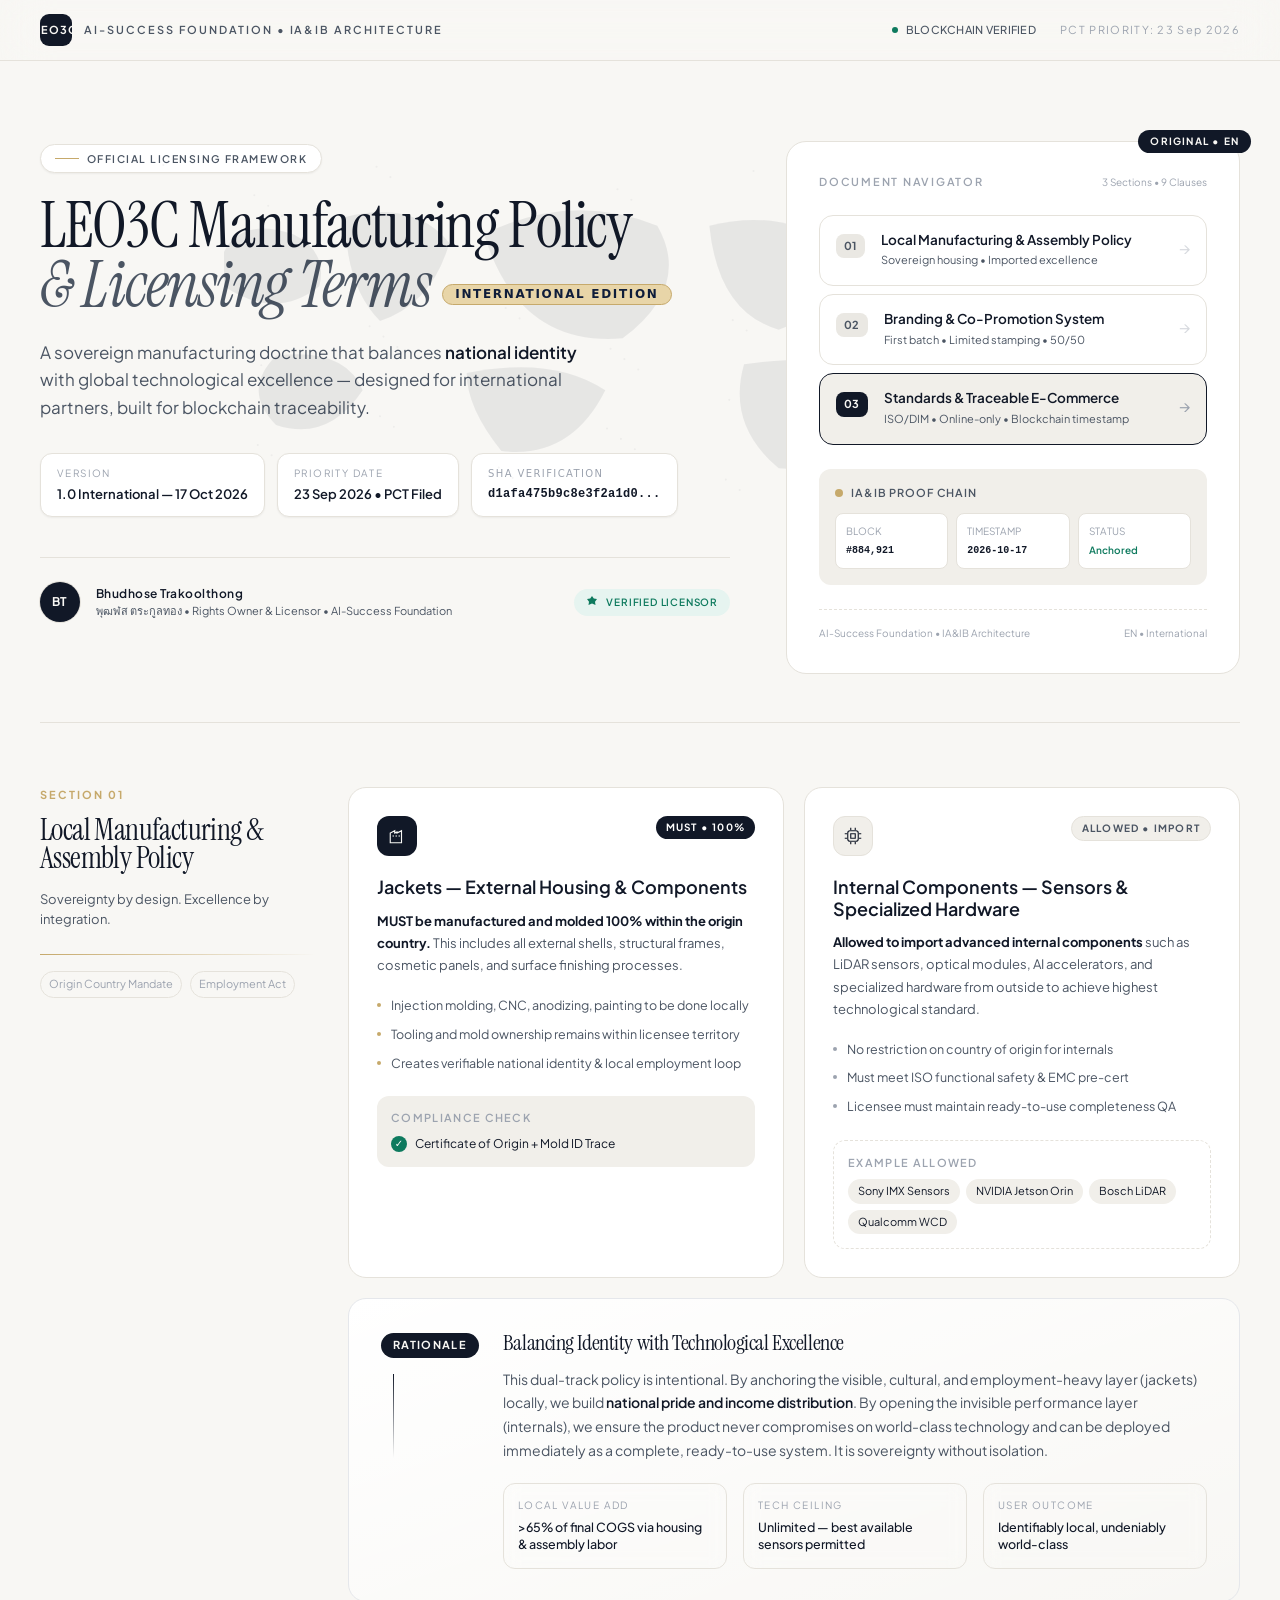
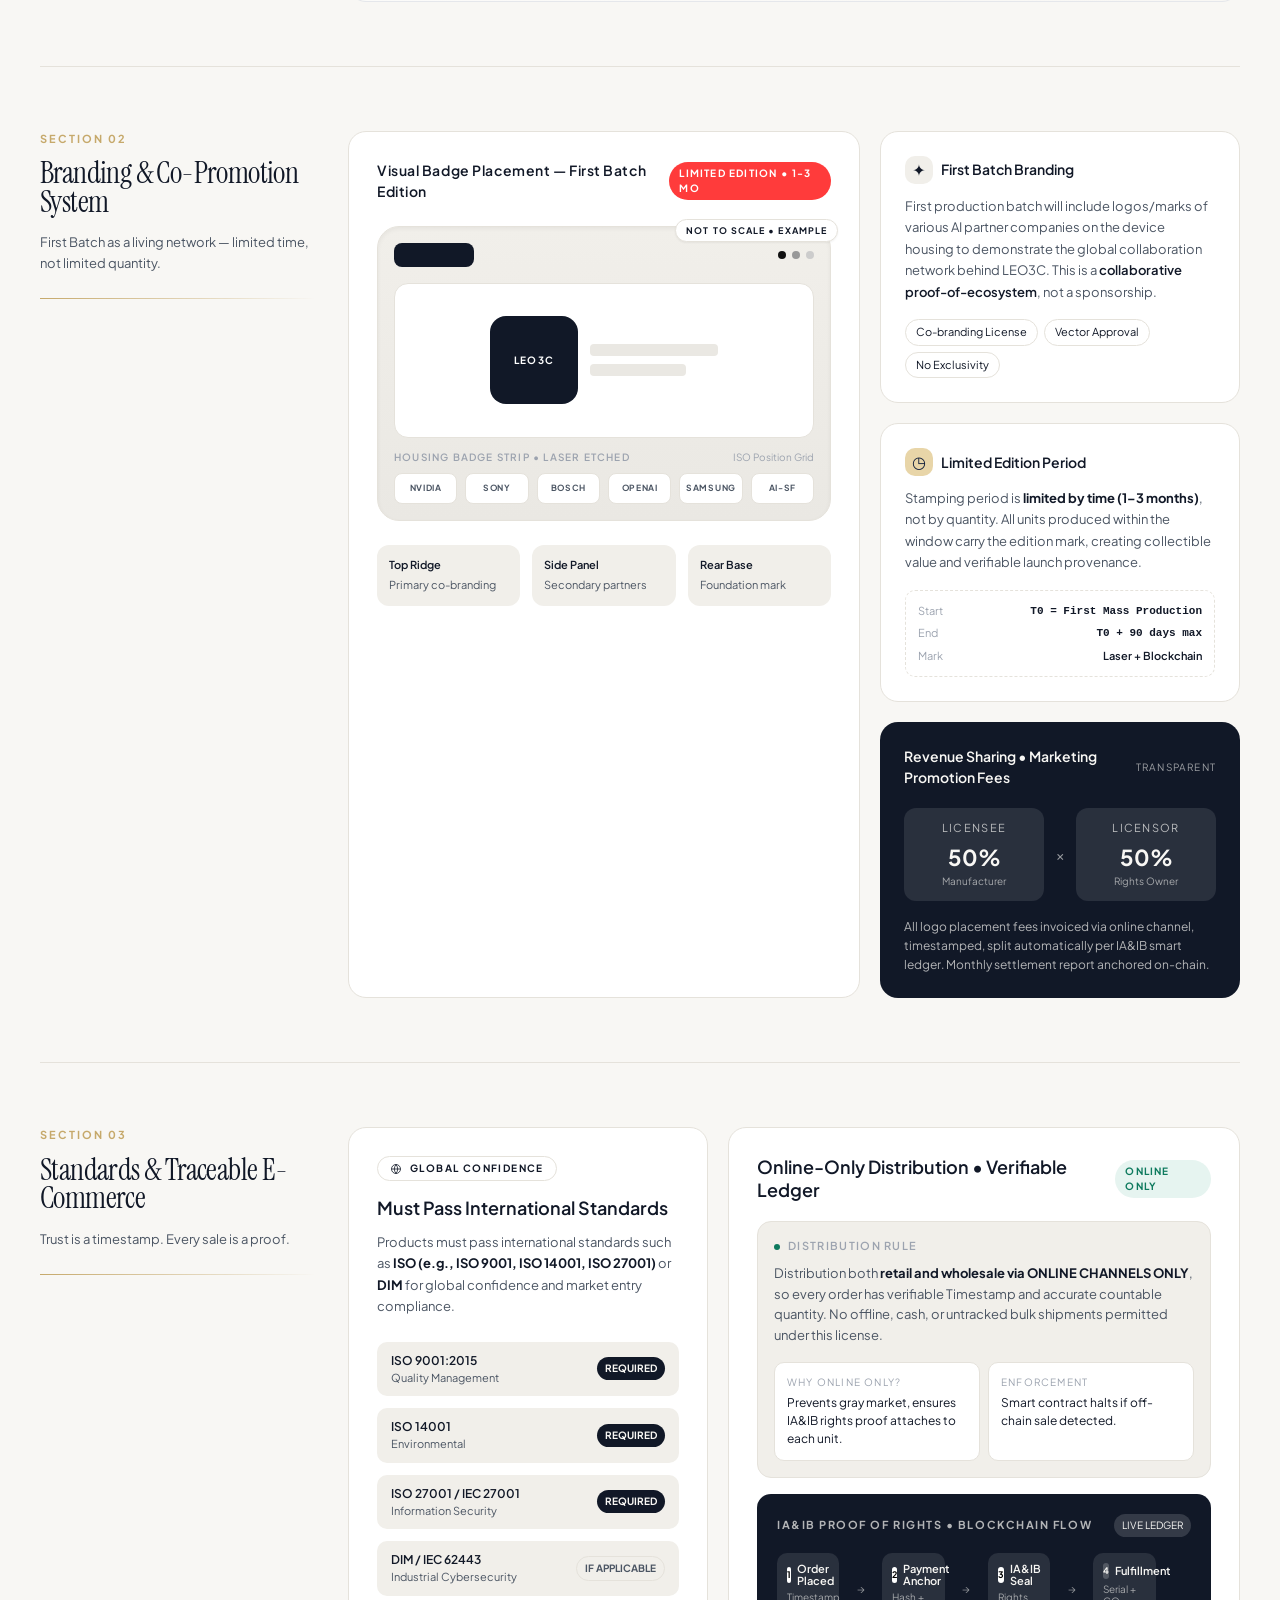
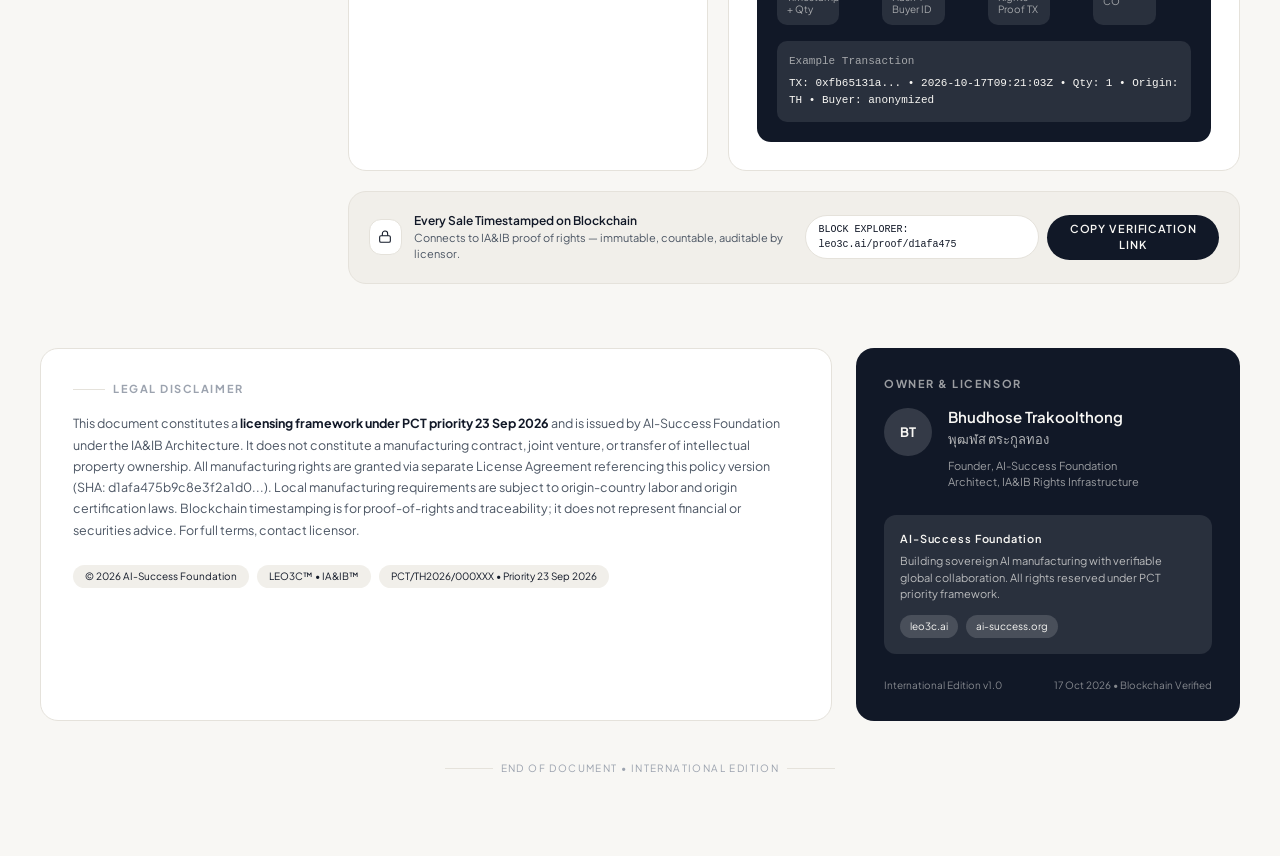
<file: Leo3c-Policy-International-English.html>
<!DOCTYPE html>
<html lang="en">
<head>
  <meta charset="UTF-8">
  <meta name="viewport" content="width=device-width, initial-scale=1">
  <title>React Artifact</title>
  <style>@import url("https://fonts.googleapis.com/css2?family=Instrument+Serif:ital@0;1&family=Plus+Jakarta+Sans:wght@400;500;600;700&display=swap");*,:after,:before{--tw-border-spacing-x:0;--tw-border-spacing-y:0;--tw-translate-x:0;--tw-translate-y:0;--tw-rotate:0;--tw-skew-x:0;--tw-skew-y:0;--tw-scale-x:1;--tw-scale-y:1;--tw-pan-x: ;--tw-pan-y: ;--tw-pinch-zoom: ;--tw-scroll-snap-strictness:proximity;--tw-gradient-from-position: ;--tw-gradient-via-position: ;--tw-gradient-to-position: ;--tw-ordinal: ;--tw-slashed-zero: ;--tw-numeric-figure: ;--tw-numeric-spacing: ;--tw-numeric-fraction: ;--tw-ring-inset: ;--tw-ring-offset-width:0px;--tw-ring-offset-color:#fff;--tw-ring-color:rgba(59,130,246,.5);--tw-ring-offset-shadow:0 0 #0000;--tw-ring-shadow:0 0 #0000;--tw-shadow:0 0 #0000;--tw-shadow-colored:0 0 #0000;--tw-blur: ;--tw-brightness: ;--tw-contrast: ;--tw-grayscale: ;--tw-hue-rotate: ;--tw-invert: ;--tw-saturate: ;--tw-sepia: ;--tw-drop-shadow: ;--tw-backdrop-blur: ;--tw-backdrop-brightness: ;--tw-backdrop-contrast: ;--tw-backdrop-grayscale: ;--tw-backdrop-hue-rotate: ;--tw-backdrop-invert: ;--tw-backdrop-opacity: ;--tw-backdrop-saturate: ;--tw-backdrop-sepia: ;--tw-contain-size: ;--tw-contain-layout: ;--tw-contain-paint: ;--tw-contain-style: }::backdrop{--tw-border-spacing-x:0;--tw-border-spacing-y:0;--tw-translate-x:0;--tw-translate-y:0;--tw-rotate:0;--tw-skew-x:0;--tw-skew-y:0;--tw-scale-x:1;--tw-scale-y:1;--tw-pan-x: ;--tw-pan-y: ;--tw-pinch-zoom: ;--tw-scroll-snap-strictness:proximity;--tw-gradient-from-position: ;--tw-gradient-via-position: ;--tw-gradient-to-position: ;--tw-ordinal: ;--tw-slashed-zero: ;--tw-numeric-figure: ;--tw-numeric-spacing: ;--tw-numeric-fraction: ;--tw-ring-inset: ;--tw-ring-offset-width:0px;--tw-ring-offset-color:#fff;--tw-ring-color:rgba(59,130,246,.5);--tw-ring-offset-shadow:0 0 #0000;--tw-ring-shadow:0 0 #0000;--tw-shadow:0 0 #0000;--tw-shadow-colored:0 0 #0000;--tw-blur: ;--tw-brightness: ;--tw-contrast: ;--tw-grayscale: ;--tw-hue-rotate: ;--tw-invert: ;--tw-saturate: ;--tw-sepia: ;--tw-drop-shadow: ;--tw-backdrop-blur: ;--tw-backdrop-brightness: ;--tw-backdrop-contrast: ;--tw-backdrop-grayscale: ;--tw-backdrop-hue-rotate: ;--tw-backdrop-invert: ;--tw-backdrop-opacity: ;--tw-backdrop-saturate: ;--tw-backdrop-sepia: ;--tw-contain-size: ;--tw-contain-layout: ;--tw-contain-paint: ;--tw-contain-style: }

/*! tailwindcss v3.4.18 | MIT License | https://tailwindcss.com*/*,:after,:before{box-sizing:border-box;border:0 solid #e5e7eb}:after,:before{--tw-content:""}:host,html{line-height:1.5;-webkit-text-size-adjust:100%;-moz-tab-size:4;-o-tab-size:4;tab-size:4;font-family:ui-sans-serif,system-ui,sans-serif,Apple Color Emoji,Segoe UI Emoji,Segoe UI Symbol,Noto Color Emoji;font-feature-settings:normal;font-variation-settings:normal;-webkit-tap-highlight-color:transparent}body{margin:0;line-height:inherit}hr{height:0;color:inherit;border-top-width:1px}abbr:where([title]){-webkit-text-decoration:underline dotted;text-decoration:underline dotted}h1,h2,h3,h4,h5,h6{font-size:inherit;font-weight:inherit}a{color:inherit;text-decoration:inherit}b,strong{font-weight:bolder}code,kbd,pre,samp{font-family:ui-monospace,SFMono-Regular,Menlo,Monaco,Consolas,Liberation Mono,Courier New,monospace;font-feature-settings:normal;font-variation-settings:normal;font-size:1em}small{font-size:80%}sub,sup{font-size:75%;line-height:0;position:relative;vertical-align:baseline}sub{bottom:-.25em}sup{top:-.5em}table{text-indent:0;border-color:inherit;border-collapse:collapse}button,input,optgroup,select,textarea{font-family:inherit;font-feature-settings:inherit;font-variation-settings:inherit;font-size:100%;font-weight:inherit;line-height:inherit;letter-spacing:inherit;color:inherit;margin:0;padding:0}button,select{text-transform:none}button,input:where([type=button]),input:where([type=reset]),input:where([type=submit]){-webkit-appearance:button;background-color:transparent;background-image:none}:-moz-focusring{outline:auto}:-moz-ui-invalid{box-shadow:none}progress{vertical-align:baseline}::-webkit-inner-spin-button,::-webkit-outer-spin-button{height:auto}[type=search]{-webkit-appearance:textfield;outline-offset:-2px}::-webkit-search-decoration{-webkit-appearance:none}::-webkit-file-upload-button{-webkit-appearance:button;font:inherit}summary{display:list-item}blockquote,dd,dl,figure,h1,h2,h3,h4,h5,h6,hr,p,pre{margin:0}fieldset{margin:0}fieldset,legend{padding:0}menu,ol,ul{list-style:none;margin:0;padding:0}dialog{padding:0}textarea{resize:vertical}input::-moz-placeholder,textarea::-moz-placeholder{opacity:1;color:#9ca3af}input::placeholder,textarea::placeholder{opacity:1;color:#9ca3af}[role=button],button{cursor:pointer}:disabled{cursor:default}audio,canvas,embed,iframe,img,object,svg,video{display:block;vertical-align:middle}img,video{max-width:100%;height:auto}[hidden]:where(:not([hidden=until-found])){display:none}.pointer-events-none{pointer-events:none}.visible{visibility:visible}.invisible{visibility:hidden}.absolute{position:absolute}.relative{position:relative}.sticky{position:sticky}.inset-0{inset:0}.-right-2{right:-.5rem}.-right-3{right:-.75rem}.-top-2{top:-.5rem}.-top-3{top:-.75rem}.top-0{top:0}.top-\[88px\]{top:88px}.top-\[var\(--safe-area-inset-top\)\]{top:var(--safe-area-inset-top)}.z-30{z-index:30}.col-span-1{grid-column:span 1/span 1}.col-span-12{grid-column:span 12/span 12}.col-span-2{grid-column:span 2/span 2}.mx-auto{margin-left:auto;margin-right:auto}.ml-3{margin-left:.75rem}.ml-auto{margin-left:auto}.mt-0\.5{margin-top:.125rem}.mt-1{margin-top:.25rem}.mt-1\.5{margin-top:.375rem}.mt-10{margin-top:2.5rem}.mt-16{margin-top:4rem}.mt-2{margin-top:.5rem}.mt-3{margin-top:.75rem}.mt-4{margin-top:1rem}.mt-5{margin-top:1.25rem}.mt-6{margin-top:1.5rem}.mt-8{margin-top:2rem}.mt-\[7px\]{margin-top:7px}.block{display:block}.inline-block{display:inline-block}.flex{display:flex}.inline-flex{display:inline-flex}.grid{display:grid}.hidden{display:none}.aspect-\[4\/2\.6\]{aspect-ratio:4/2.6}.h-1{height:.25rem}.h-1\.5{height:.375rem}.h-10{height:2.5rem}.h-12{height:3rem}.h-2{height:.5rem}.h-3{height:.75rem}.h-4{height:1rem}.h-6{height:1.5rem}.h-7{height:1.75rem}.h-8{height:2rem}.h-9{height:2.25rem}.h-\[520px\]{height:520px}.h-\[84px\]{height:84px}.h-\[88px\]{height:88px}.h-full{height:100%}.h-px{height:1px}.min-h-screen{min-height:100vh}.w-1{width:.25rem}.w-1\.5{width:.375rem}.w-10{width:2.5rem}.w-12{width:3rem}.w-2{width:.5rem}.w-20{width:5rem}.w-24{width:6rem}.w-32{width:8rem}.w-4{width:1rem}.w-6{width:1.5rem}.w-7{width:1.75rem}.w-8{width:2rem}.w-9{width:2.25rem}.w-\[1px\]{width:1px}.w-\[88px\]{width:88px}.w-full{width:100%}.max-w-\[1280px\]{max-width:1280px}.max-w-\[520px\]{max-width:520px}.max-w-\[560px\]{max-width:560px}.max-w-\[720px\]{max-width:720px}.flex-1{flex:1 1 0%}.shrink-0{flex-shrink:0}.translate-y-\[-8px\]{--tw-translate-y:-8px;transform:translate(var(--tw-translate-x),var(--tw-translate-y)) rotate(var(--tw-rotate)) skewX(var(--tw-skew-x)) skewY(var(--tw-skew-y)) scaleX(var(--tw-scale-x)) scaleY(var(--tw-scale-y))}@keyframes pulse{50%{opacity:.5}}.animate-pulse{animation:pulse 2s cubic-bezier(.4,0,.6,1) infinite}.select-none{-webkit-user-select:none;-moz-user-select:none;user-select:none}.scroll-mt-28{scroll-margin-top:7rem}.grid-cols-1{grid-template-columns:repeat(1,minmax(0,1fr))}.grid-cols-12{grid-template-columns:repeat(12,minmax(0,1fr))}.grid-cols-2{grid-template-columns:repeat(2,minmax(0,1fr))}.grid-cols-3{grid-template-columns:repeat(3,minmax(0,1fr))}.grid-cols-6{grid-template-columns:repeat(6,minmax(0,1fr))}.flex-col{flex-direction:column}.flex-wrap{flex-wrap:wrap}.items-start{align-items:flex-start}.items-center{align-items:center}.justify-center{justify-content:center}.justify-between{justify-content:space-between}.gap-1\.5{gap:.375rem}.gap-2{gap:.5rem}.gap-2\.5{gap:.625rem}.gap-3{gap:.75rem}.gap-4{gap:1rem}.gap-5{gap:1.25rem}.gap-6{gap:1.5rem}.gap-8{gap:2rem}.space-y-2>:not([hidden])~:not([hidden]){--tw-space-y-reverse:0;margin-top:calc(.5rem*(1 - var(--tw-space-y-reverse)));margin-bottom:calc(.5rem*var(--tw-space-y-reverse))}.space-y-2\.5>:not([hidden])~:not([hidden]){--tw-space-y-reverse:0;margin-top:calc(.625rem*(1 - var(--tw-space-y-reverse)));margin-bottom:calc(.625rem*var(--tw-space-y-reverse))}.space-y-3>:not([hidden])~:not([hidden]){--tw-space-y-reverse:0;margin-top:calc(.75rem*(1 - var(--tw-space-y-reverse)));margin-bottom:calc(.75rem*var(--tw-space-y-reverse))}.space-y-5>:not([hidden])~:not([hidden]){--tw-space-y-reverse:0;margin-top:calc(1.25rem*(1 - var(--tw-space-y-reverse)));margin-bottom:calc(1.25rem*var(--tw-space-y-reverse))}.overflow-x-clip{overflow-x:clip}.rounded{border-radius:.25rem}.rounded-\[10px\]{border-radius:10px}.rounded-\[12px\]{border-radius:12px}.rounded-\[14px\]{border-radius:14px}.rounded-\[16px\]{border-radius:16px}.rounded-\[18px\]{border-radius:18px}.rounded-\[20px\]{border-radius:20px}.rounded-\[22px\]{border-radius:22px}.rounded-\[8px\]{border-radius:8px}.rounded-\[9px\]{border-radius:9px}.rounded-full{border-radius:9999px}.border{border-width:1px}.border-b{border-bottom-width:1px}.border-t{border-top-width:1px}.border-dashed{border-style:dashed}.border-\[var\(--accent\)\]{border-color:var(--accent)}.border-\[var\(--line\)\]{border-color:var(--line)}.border-\[var\(--line-strong\)\]{border-color:var(--line-strong)}.bg-\[\#111827\]{--tw-bg-opacity:1;background-color:rgb(17 24 39/var(--tw-bg-opacity,1))}.bg-\[\#111\]{--tw-bg-opacity:1;background-color:rgb(17 17 17/var(--tw-bg-opacity,1))}.bg-\[\#999\]{--tw-bg-opacity:1;background-color:rgb(153 153 153/var(--tw-bg-opacity,1))}.bg-\[\#CCC\]{--tw-bg-opacity:1;background-color:rgb(204 204 204/var(--tw-bg-opacity,1))}.bg-\[\#FF3B3B\]{--tw-bg-opacity:1;background-color:rgb(255 59 59/var(--tw-bg-opacity,1))}.bg-\[var\(--accent\)\]{background-color:var(--accent)}.bg-\[var\(--accent-2\)\]{background-color:var(--accent-2)}.bg-\[var\(--bg\)\]{background-color:var(--bg)}.bg-\[var\(--ink-muted\)\]{background-color:var(--ink-muted)}.bg-\[var\(--line\)\]{background-color:var(--line)}.bg-\[var\(--line-strong\)\]{background-color:var(--line-strong)}.bg-\[var\(--success\)\]{background-color:var(--success)}.bg-\[var\(--success-bg\)\]{background-color:var(--success-bg)}.bg-\[var\(--surface\)\]{background-color:var(--surface)}.bg-\[var\(--surface-2\)\]{background-color:var(--surface-2)}.bg-\[var\(--surface-3\)\]{background-color:var(--surface-3)}.bg-transparent{background-color:transparent}.bg-white{--tw-bg-opacity:1;background-color:rgb(255 255 255/var(--tw-bg-opacity,1))}.bg-white\/10{background-color:hsla(0,0%,100%,.1)}.bg-white\/15{background-color:hsla(0,0%,100%,.15)}.bg-white\/20{background-color:hsla(0,0%,100%,.2)}.bg-gradient-to-b{background-image:linear-gradient(to bottom,var(--tw-gradient-stops))}.bg-gradient-to-br{background-image:linear-gradient(to bottom right,var(--tw-gradient-stops))}.bg-gradient-to-r{background-image:linear-gradient(to right,var(--tw-gradient-stops))}.from-\[var\(--accent\)\]{--tw-gradient-from:var(--accent) var(--tw-gradient-from-position);--tw-gradient-to:hsla(0,0%,100%,0) var(--tw-gradient-to-position);--tw-gradient-stops:var(--tw-gradient-from),var(--tw-gradient-to)}.from-\[var\(--line-strong\)\]{--tw-gradient-from:var(--line-strong) var(--tw-gradient-from-position);--tw-gradient-to:hsla(0,0%,100%,0) var(--tw-gradient-to-position);--tw-gradient-stops:var(--tw-gradient-from),var(--tw-gradient-to)}.from-\[var\(--surface\)\]{--tw-gradient-from:var(--surface) var(--tw-gradient-from-position);--tw-gradient-to:hsla(0,0%,100%,0) var(--tw-gradient-to-position);--tw-gradient-stops:var(--tw-gradient-from),var(--tw-gradient-to)}.from-\[var\(--surface-2\)\]{--tw-gradient-from:var(--surface-2) var(--tw-gradient-from-position);--tw-gradient-to:hsla(0,0%,100%,0) var(--tw-gradient-to-position);--tw-gradient-stops:var(--tw-gradient-from),var(--tw-gradient-to)}.to-\[var\(--surface-3\)\]{--tw-gradient-to:var(--surface-3) var(--tw-gradient-to-position)}.to-transparent{--tw-gradient-to:transparent var(--tw-gradient-to-position)}.p-2\.5{padding:.625rem}.p-3{padding:.75rem}.p-3\.5{padding:.875rem}.p-4{padding:1rem}.p-6{padding:1.5rem}.px-2{padding-left:.5rem;padding-right:.5rem}.px-2\.5{padding-left:.625rem;padding-right:.625rem}.px-3{padding-left:.75rem;padding-right:.75rem}.px-3\.5{padding-left:.875rem;padding-right:.875rem}.px-4{padding-left:1rem;padding-right:1rem}.px-6{padding-left:1.5rem;padding-right:1.5rem}.py-1{padding-top:.25rem;padding-bottom:.25rem}.py-1\.5{padding-top:.375rem;padding-bottom:.375rem}.py-2{padding-top:.5rem;padding-bottom:.5rem}.py-2\.5{padding-top:.625rem;padding-bottom:.625rem}.py-3{padding-top:.75rem;padding-bottom:.75rem}.py-3\.5{padding-top:.875rem;padding-bottom:.875rem}.py-4{padding-top:1rem;padding-bottom:1rem}.pb-12{padding-bottom:3rem}.pb-20{padding-bottom:5rem}.pt-12{padding-top:3rem}.pt-4{padding-top:1rem}.pt-6{padding-top:1.5rem}.text-left{text-align:left}.text-center{text-align:center}.font-mono{font-family:ui-monospace,SFMono-Regular,Menlo,Monaco,Consolas,Liberation Mono,Courier New,monospace}.font-sans{font-family:ui-sans-serif,system-ui,sans-serif,Apple Color Emoji,Segoe UI Emoji,Segoe UI Symbol,Noto Color Emoji}.text-\[10\.5px\]{font-size:10.5px}.text-\[10px\]{font-size:10px}.text-\[11px\]{font-size:11px}.text-\[12\.5px\]{font-size:12.5px}.text-\[12px\]{font-size:12px}.text-\[13\.5px\]{font-size:13.5px}.text-\[13px\]{font-size:13px}.text-\[14px\]{font-size:14px}.text-\[15px\]{font-size:15px}.text-\[17px\]{font-size:17px}.text-\[18px\]{font-size:18px}.text-\[22px\]{font-size:22px}.text-\[30px\]{font-size:30px}.text-\[42px\]{font-size:42px}.text-\[8\.5px\]{font-size:8.5px}.text-\[9px\]{font-size:9px}.font-bold{font-weight:700}.font-medium{font-weight:500}.font-normal{font-weight:400}.font-semibold{font-weight:600}.uppercase{text-transform:uppercase}.italic{font-style:italic}.not-italic{font-style:normal}.leading-\[0\.92\]{line-height:.92}.leading-\[0\.95\]{line-height:.95}.leading-\[1\.1\]{line-height:1.1}.leading-\[1\.25\]{line-height:1.25}.leading-\[1\.2\]{line-height:1.2}.leading-\[1\.4\]{line-height:1.4}.leading-\[1\.5\]{line-height:1.5}.leading-\[1\.65\]{line-height:1.65}.leading-\[1\.6\]{line-height:1.6}.leading-\[1\.7\]{line-height:1.7}.tracking-\[-0\.03em\]{letter-spacing:-.03em}.tracking-\[0\.04em\]{letter-spacing:.04em}.tracking-\[0\.08em\]{letter-spacing:.08em}.tracking-\[0\.12em\]{letter-spacing:.12em}.tracking-\[0\.14em\]{letter-spacing:.14em}.tracking-\[0\.16em\]{letter-spacing:.16em}.tracking-\[0\.18em\]{letter-spacing:.18em}.tracking-wide{letter-spacing:.025em}.text-\[var\(--accent\)\]{color:var(--accent)}.text-\[var\(--bg\)\]{color:var(--bg)}.text-\[var\(--ink\)\]{color:var(--ink)}.text-\[var\(--ink-muted\)\]{color:var(--ink-muted)}.text-\[var\(--ink-soft\)\]{color:var(--ink-soft)}.text-\[var\(--primary\)\]{color:var(--primary)}.text-\[var\(--success\)\]{color:var(--success)}.text-black{--tw-text-opacity:1;color:rgb(0 0 0/var(--tw-text-opacity,1))}.text-white{--tw-text-opacity:1;color:rgb(255 255 255/var(--tw-text-opacity,1))}.antialiased{-webkit-font-smoothing:antialiased;-moz-osx-font-smoothing:grayscale}.opacity-100{opacity:1}.opacity-40{opacity:.4}.opacity-50{opacity:.5}.opacity-60{opacity:.6}.opacity-70{opacity:.7}.opacity-\[0\.07\]{opacity:.07}.shadow-inner{--tw-shadow:inset 0 2px 4px 0 rgba(0,0,0,.05);--tw-shadow-colored:inset 0 2px 4px 0 var(--tw-shadow-color)}.shadow-inner,.shadow-sm{box-shadow:var(--tw-ring-offset-shadow,0 0 #0000),var(--tw-ring-shadow,0 0 #0000),var(--tw-shadow)}.shadow-sm{--tw-shadow:0 1px 2px 0 rgba(0,0,0,.05);--tw-shadow-colored:0 1px 2px 0 var(--tw-shadow-color)}.shadow-\[var\(--paper-shadow\)\]{--tw-shadow-color:var(--paper-shadow);--tw-shadow:var(--tw-shadow-colored)}.ring-1{--tw-ring-offset-shadow:var(--tw-ring-inset) 0 0 0 var(--tw-ring-offset-width) var(--tw-ring-offset-color);--tw-ring-shadow:var(--tw-ring-inset) 0 0 0 calc(1px + var(--tw-ring-offset-width)) var(--tw-ring-color);box-shadow:var(--tw-ring-offset-shadow),var(--tw-ring-shadow),var(--tw-shadow,0 0 #0000)}.ring-\[var\(--line\)\]{--tw-ring-color:var(--line)}.backdrop-blur{--tw-backdrop-blur:blur(8px)}.backdrop-blur,.backdrop-blur-xl{backdrop-filter:var(--tw-backdrop-blur) var(--tw-backdrop-brightness) var(--tw-backdrop-contrast) var(--tw-backdrop-grayscale) var(--tw-backdrop-hue-rotate) var(--tw-backdrop-invert) var(--tw-backdrop-opacity) var(--tw-backdrop-saturate) var(--tw-backdrop-sepia)}.backdrop-blur-xl{--tw-backdrop-blur:blur(24px)}.transition-all{transition-property:all;transition-timing-function:cubic-bezier(.4,0,.2,1);transition-duration:.15s}.transition-opacity{transition-property:opacity;transition-timing-function:cubic-bezier(.4,0,.2,1);transition-duration:.15s}.transition-transform{transition-property:transform;transition-timing-function:cubic-bezier(.4,0,.2,1);transition-duration:.15s}:root{--bg:#f8f7f4;--surface:#fff;--surface-2:#f1efea;--surface-3:#eae8e3;--ink:#111827;--ink-soft:#4b5563;--ink-muted:#9ca3af;--line:#e5e2db;--line-strong:#111827;--primary:#0f1d3a;--primary-2:#1a2f5e;--accent:#c6a96b;--accent-2:#e8d5a8;--success:#0e7a5e;--success-bg:#e6f4f0;--paper-shadow:0 24px 64px -16px rgba(15,29,58,.12)}@media (prefers-color-scheme:dark){:root{--bg:#0e1426;--surface:#151d36;--surface-2:#1b2542;--surface-3:#233053;--ink:#f5f2ed;--ink-soft:#a8b0c0;--ink-muted:#6b7590;--line:#242e4d;--line-strong:#f5f2ed;--primary:#f5f2ed;--primary-2:#c6a96b;--accent:#c6a96b;--accent-2:#3a2f1a;--success:#5cd4b5;--success-bg:#132a26}}html{font-family:Plus Jakarta Sans,ui-sans-serif,system-ui,-apple-system,sans-serif;background:var(--bg);color:var(--ink)}.serif,h1,h2{font-family:"Instrument Serif",ui-serif,Georgia,serif;letter-spacing:-.02em}*{-webkit-font-smoothing:antialiased}.selection\:bg-\[var\(--accent-2\)\] ::-moz-selection{background-color:var(--accent-2)}.selection\:bg-\[var\(--accent-2\)\] ::selection{background-color:var(--accent-2)}.selection\:bg-\[var\(--accent-2\)\]::-moz-selection{background-color:var(--accent-2)}.selection\:bg-\[var\(--accent-2\)\]::selection{background-color:var(--accent-2)}.hover\:bg-\[var\(--surface-2\)\]:hover{background-color:var(--surface-2)}.hover\:opacity-90:hover{opacity:.9}.group:hover .group-hover\:translate-x-0\.5{--tw-translate-x:0.125rem;transform:translate(var(--tw-translate-x),var(--tw-translate-y)) rotate(var(--tw-rotate)) skewX(var(--tw-skew-x)) skewY(var(--tw-skew-y)) scaleX(var(--tw-scale-x)) scaleY(var(--tw-scale-y))}@media (min-width:768px){.md\:col-span-5{grid-column:span 5/span 5}.md\:col-span-6{grid-column:span 6/span 6}.md\:col-span-7{grid-column:span 7/span 7}.md\:block{display:block}.md\:flex{display:flex}.md\:grid-cols-3{grid-template-columns:repeat(3,minmax(0,1fr))}.md\:flex-row{flex-direction:row}.md\:items-center{align-items:center}.md\:p-5{padding:1.25rem}.md\:p-7{padding:1.75rem}.md\:p-8{padding:2rem}.md\:px-10{padding-left:2.5rem;padding-right:2.5rem}.md\:pt-16{padding-top:4rem}.md\:pt-20{padding-top:5rem}.md\:text-\[64px\]{font-size:64px}}@media (min-width:1024px){.lg\:col-span-3{grid-column:span 3/span 3}.lg\:col-span-4{grid-column:span 4/span 4}.lg\:col-span-5{grid-column:span 5/span 5}.lg\:col-span-7{grid-column:span 7/span 7}.lg\:col-span-8{grid-column:span 8/span 8}.lg\:col-span-9{grid-column:span 9/span 9}.lg\:pl-8{padding-left:2rem}}</style>
</head>
<body>
  <div id="root"></div>
  
  <script type="module">var Kc=Object.create;var{getPrototypeOf:Yc,defineProperty:Ml,getOwnPropertyNames:Xc}=Object;var xc=Object.prototype.hasOwnProperty;var vn=(e,n,t)=>{t=e!=null?Kc(Yc(e)):{};let r=n||!e||!e.__esModule?Ml(t,"default",{value:e,enumerable:!0}):t;for(let l of Xc(e))if(!xc.call(r,l))Ml(r,l,{get:()=>e[l],enumerable:!0});return r};var ir=(e,n)=>()=>(n||e((n={exports:{}}).exports,n),n.exports);var Gc=(e,n)=>{for(var t in n)Ml(e,t,{get:n[t],enumerable:!0,configurable:!0,set:(r)=>n[t]=()=>r})};var Zc=(e,n)=>()=>(e&&(n=e(e=0)),n);var ft=ir((df)=>{var ct=Symbol.for("react.element"),Jc=Symbol.for("react.portal"),qc=Symbol.for("react.fragment"),jc=Symbol.for("react.strict_mode"),bc=Symbol.for("react.profiler"),ef=Symbol.for("react.provider"),nf=Symbol.for("react.context"),tf=Symbol.for("react.forward_ref"),rf=Symbol.for("react.suspense"),lf=Symbol.for("react.memo"),of=Symbol.for("react.lazy"),ni=Symbol.iterator;function uf(e){if(e===null||typeof e!=="object")return null;return e=ni&&e[ni]||e["@@iterator"],typeof e==="function"?e:null}var li={isMounted:function(){return!1},enqueueForceUpdate:function(){},enqueueReplaceState:function(){},enqueueSetState:function(){}},oi=Object.assign,ui={};function On(e,n,t){this.props=e,this.context=n,this.refs=ui,this.updater=t||li}On.prototype.isReactComponent={};On.prototype.setState=function(e,n){if(typeof e!=="object"&&typeof e!=="function"&&e!=null)throw Error("setState(...): takes an object of state variables to update or a function which returns an object of state variables.");this.updater.enqueueSetState(this,e,n,"setState")};On.prototype.forceUpdate=function(e){this.updater.enqueueForceUpdate(this,e,"forceUpdate")};function ii(){}ii.prototype=On.prototype;function Ol(e,n,t){this.props=e,this.context=n,this.refs=ui,this.updater=t||li}var Fl=Ol.prototype=new ii;Fl.constructor=Ol;oi(Fl,On.prototype);Fl.isPureReactComponent=!0;var ti=Array.isArray,ai=Object.prototype.hasOwnProperty,Dl={current:null},si={key:!0,ref:!0,__self:!0,__source:!0};function ci(e,n,t){var r,l={},o=null,u=null;if(n!=null)for(r in n.ref!==void 0&&(u=n.ref),n.key!==void 0&&(o=""+n.key),n)ai.call(n,r)&&!si.hasOwnProperty(r)&&(l[r]=n[r]);var i=arguments.length-2;if(i===1)l.children=t;else if(1<i){for(var a=Array(i),f=0;f<i;f++)a[f]=arguments[f+2];l.children=a}if(e&&e.defaultProps)for(r in i=e.defaultProps,i)l[r]===void 0&&(l[r]=i[r]);return{$$typeof:ct,type:e,key:o,ref:u,props:l,_owner:Dl.current}}function af(e,n){return{$$typeof:ct,type:e.type,key:n,ref:e.ref,props:e.props,_owner:e._owner}}function Ul(e){return typeof e==="object"&&e!==null&&e.$$typeof===ct}function sf(e){var n={"=":"=0",":":"=2"};return"$"+e.replace(/[=:]/g,function(t){return n[t]})}var ri=/\/+/g;function Il(e,n){return typeof e==="object"&&e!==null&&e.key!=null?sf(""+e.key):n.toString(36)}function sr(e,n,t,r,l){var o=typeof e;if(o==="undefined"||o==="boolean")e=null;var u=!1;if(e===null)u=!0;else switch(o){case"string":case"number":u=!0;break;case"object":switch(e.$$typeof){case ct:case Jc:u=!0}}if(u)return u=e,l=l(u),e=r===""?"."+Il(u,0):r,ti(l)?(t="",e!=null&&(t=e.replace(ri,"$&/")+"/"),sr(l,n,t,"",function(f){return f})):l!=null&&(Ul(l)&&(l=af(l,t+(!l.key||u&&u.key===l.key?"":(""+l.key).replace(ri,"$&/")+"/")+e)),n.push(l)),1;if(u=0,r=r===""?".":r+":",ti(e))for(var i=0;i<e.length;i++){o=e[i];var a=r+Il(o,i);u+=sr(o,n,t,a,l)}else if(a=uf(e),typeof a==="function")for(e=a.call(e),i=0;!(o=e.next()).done;)o=o.value,a=r+Il(o,i++),u+=sr(o,n,t,a,l);else if(o==="object")throw n=String(e),Error("Objects are not valid as a React child (found: "+(n==="[object Object]"?"object with keys {"+Object.keys(e).join(", ")+"}":n)+"). If you meant to render a collection of children, use an array instead.");return u}function ar(e,n,t){if(e==null)return e;var r=[],l=0;return sr(e,r,"","",function(o){return n.call(t,o,l++)}),r}function cf(e){if(e._status===-1){var n=e._result;n=n(),n.then(function(t){if(e._status===0||e._status===-1)e._status=1,e._result=t},function(t){if(e._status===0||e._status===-1)e._status=2,e._result=t}),e._status===-1&&(e._status=0,e._result=n)}if(e._status===1)return e._result.default;throw e._result}var te={current:null},cr={transition:null},ff={ReactCurrentDispatcher:te,ReactCurrentBatchConfig:cr,ReactCurrentOwner:Dl};function fi(){throw Error("act(...) is not supported in production builds of React.")}df.Children={map:ar,forEach:function(e,n,t){ar(e,function(){n.apply(this,arguments)},t)},count:function(e){var n=0;return ar(e,function(){n++}),n},toArray:function(e){return ar(e,function(n){return n})||[]},only:function(e){if(!Ul(e))throw Error("React.Children.only expected to receive a single React element child.");return e}};df.Component=On;df.Fragment=qc;df.Profiler=bc;df.PureComponent=Ol;df.StrictMode=jc;df.Suspense=rf;df.__SECRET_INTERNALS_DO_NOT_USE_OR_YOU_WILL_BE_FIRED=ff;df.act=fi;df.cloneElement=function(e,n,t){if(e===null||e===void 0)throw Error("React.cloneElement(...): The argument must be a React element, but you passed "+e+".");var r=oi({},e.props),l=e.key,o=e.ref,u=e._owner;if(n!=null){if(n.ref!==void 0&&(o=n.ref,u=Dl.current),n.key!==void 0&&(l=""+n.key),e.type&&e.type.defaultProps)var i=e.type.defaultProps;for(a in n)ai.call(n,a)&&!si.hasOwnProperty(a)&&(r[a]=n[a]===void 0&&i!==void 0?i[a]:n[a])}var a=arguments.length-2;if(a===1)r.children=t;else if(1<a){i=Array(a);for(var f=0;f<a;f++)i[f]=arguments[f+2];r.children=i}return{$$typeof:ct,type:e.type,key:l,ref:o,props:r,_owner:u}};df.createContext=function(e){return e={$$typeof:nf,_currentValue:e,_currentValue2:e,_threadCount:0,Provider:null,Consumer:null,_defaultValue:null,_globalName:null},e.Provider={$$typeof:ef,_context:e},e.Consumer=e};df.createElement=ci;df.createFactory=function(e){var n=ci.bind(null,e);return n.type=e,n};df.createRef=function(){return{current:null}};df.forwardRef=function(e){return{$$typeof:tf,render:e}};df.isValidElement=Ul;df.lazy=function(e){return{$$typeof:of,_payload:{_status:-1,_result:e},_init:cf}};df.memo=function(e,n){return{$$typeof:lf,type:e,compare:n===void 0?null:n}};df.startTransition=function(e){var n=cr.transition;cr.transition={};try{e()}finally{cr.transition=n}};df.unstable_act=fi;df.useCallback=function(e,n){return te.current.useCallback(e,n)};df.useContext=function(e){return te.current.useContext(e)};df.useDebugValue=function(){};df.useDeferredValue=function(e){return te.current.useDeferredValue(e)};df.useEffect=function(e,n){return te.current.useEffect(e,n)};df.useId=function(){return te.current.useId()};df.useImperativeHandle=function(e,n,t){return te.current.useImperativeHandle(e,n,t)};df.useInsertionEffect=function(e,n){return te.current.useInsertionEffect(e,n)};df.useLayoutEffect=function(e,n){return te.current.useLayoutEffect(e,n)};df.useMemo=function(e,n){return te.current.useMemo(e,n)};df.useReducer=function(e,n,t){return te.current.useReducer(e,n,t)};df.useRef=function(e){return te.current.useRef(e)};df.useState=function(e){return te.current.useState(e)};df.useSyncExternalStore=function(e,n,t){return te.current.useSyncExternalStore(e,n,t)};df.useTransition=function(){return te.current.useTransition()};df.version="18.3.1"});var gi=ir((Jf)=>{function Bl(e,n){var t=e.length;e.push(n);e:for(;0<t;){var r=t-1>>>1,l=e[r];if(0<fr(l,n))e[r]=n,e[t]=l,t=r;else break e}}function Ee(e){return e.length===0?null:e[0]}function hr(e){if(e.length===0)return null;var n=e[0],t=e.pop();if(t!==n){e[0]=t;e:for(var r=0,l=e.length,o=l>>>1;r<o;){var u=2*(r+1)-1,i=e[u],a=u+1,f=e[a];if(0>fr(i,t))a<l&&0>fr(f,i)?(e[r]=f,e[a]=t,r=a):(e[r]=i,e[u]=t,r=u);else if(a<l&&0>fr(f,t))e[r]=f,e[a]=t,r=a;else break e}}return n}function fr(e,n){var t=e.sortIndex-n.sortIndex;return t!==0?t:e.id-n.id}if(typeof performance==="object"&&typeof performance.now==="function")Al=performance,Jf.unstable_now=function(){return Al.now()};else dr=Date,$l=dr.now(),Jf.unstable_now=function(){return dr.now()-$l};var Al,dr,$l,Re=[],Ge=[],Zf=1,he=null,q=3,vr=!1,yn=!1,pt=!1,pi=typeof setTimeout==="function"?setTimeout:null,mi=typeof clearTimeout==="function"?clearTimeout:null,di=typeof setImmediate<"u"?setImmediate:null;typeof navigator<"u"&&navigator.scheduling!==void 0&&navigator.scheduling.isInputPending!==void 0&&navigator.scheduling.isInputPending.bind(navigator.scheduling);function Wl(e){for(var n=Ee(Ge);n!==null;){if(n.callback===null)hr(Ge);else if(n.startTime<=e)hr(Ge),n.sortIndex=n.expirationTime,Bl(Re,n);else break;n=Ee(Ge)}}function Hl(e){if(pt=!1,Wl(e),!yn)if(Ee(Re)!==null)yn=!0,Yl(Kl);else{var n=Ee(Ge);n!==null&&Xl(Hl,n.startTime-e)}}function Kl(e,n){yn=!1,pt&&(pt=!1,mi(mt),mt=-1),vr=!0;var t=q;try{Wl(n);for(he=Ee(Re);he!==null&&(!(he.expirationTime>n)||e&&!yi());){var r=he.callback;if(typeof r==="function"){he.callback=null,q=he.priorityLevel;var l=r(he.expirationTime<=n);n=Jf.unstable_now(),typeof l==="function"?he.callback=l:he===Ee(Re)&&hr(Re),Wl(n)}else hr(Re);he=Ee(Re)}if(he!==null)var o=!0;else{var u=Ee(Ge);u!==null&&Xl(Hl,u.startTime-n),o=!1}return o}finally{he=null,q=t,vr=!1}}var yr=!1,pr=null,mt=-1,hi=5,vi=-1;function yi(){return Jf.unstable_now()-vi<hi?!1:!0}function Vl(){if(pr!==null){var e=Jf.unstable_now();vi=e;var n=!0;try{n=pr(!0,e)}finally{n?dt():(yr=!1,pr=null)}}else yr=!1}var dt;if(typeof di==="function")dt=function(){di(Vl)};else if(typeof MessageChannel<"u")mr=new MessageChannel,Ql=mr.port2,mr.port1.onmessage=Vl,dt=function(){Ql.postMessage(null)};else dt=function(){pi(Vl,0)};var mr,Ql;function Yl(e){pr=e,yr||(yr=!0,dt())}function Xl(e,n){mt=pi(function(){e(Jf.unstable_now())},n)}Jf.unstable_IdlePriority=5;Jf.unstable_ImmediatePriority=1;Jf.unstable_LowPriority=4;Jf.unstable_NormalPriority=3;Jf.unstable_Profiling=null;Jf.unstable_UserBlockingPriority=2;Jf.unstable_cancelCallback=function(e){e.callback=null};Jf.unstable_continueExecution=function(){yn||vr||(yn=!0,Yl(Kl))};Jf.unstable_forceFrameRate=function(e){0>e||125<e?console.error("forceFrameRate takes a positive int between 0 and 125, forcing frame rates higher than 125 fps is not supported"):hi=0<e?Math.floor(1000/e):5};Jf.unstable_getCurrentPriorityLevel=function(){return q};Jf.unstable_getFirstCallbackNode=function(){return Ee(Re)};Jf.unstable_next=function(e){switch(q){case 1:case 2:case 3:var n=3;break;default:n=q}var t=q;q=n;try{return e()}finally{q=t}};Jf.unstable_pauseExecution=function(){};Jf.unstable_requestPaint=function(){};Jf.unstable_runWithPriority=function(e,n){switch(e){case 1:case 2:case 3:case 4:case 5:break;default:e=3}var t=q;q=e;try{return n()}finally{q=t}};Jf.unstable_scheduleCallback=function(e,n,t){var r=Jf.unstable_now();switch(typeof t==="object"&&t!==null?(t=t.delay,t=typeof t==="number"&&0<t?r+t:r):t=r,e){case 1:var l=-1;break;case 2:l=250;break;case 5:l=1073741823;break;case 4:l=1e4;break;default:l=5000}return l=t+l,e={id:Zf++,callback:n,priorityLevel:e,startTime:t,expirationTime:l,sortIndex:-1},t>r?(e.sortIndex=t,Bl(Ge,e),Ee(Re)===null&&e===Ee(Ge)&&(pt?(mi(mt),mt=-1):pt=!0,Xl(Hl,t-r))):(e.sortIndex=l,Bl(Re,e),yn||vr||(yn=!0,Yl(Kl))),e};Jf.unstable_shouldYield=yi;Jf.unstable_wrapCallback=function(e){var n=q;return function(){var t=q;q=n;try{return e.apply(this,arguments)}finally{q=t}}}});var bu={};Gc(bu,{version:()=>Ic,unstable_renderSubtreeIntoContainer:()=>Mc,unstable_batchedUpdates:()=>Rc,unmountComponentAtNode:()=>Lc,render:()=>Tc,hydrateRoot:()=>zc,hydrate:()=>Pc,flushSync:()=>Nc,findDOMNode:()=>_c,createRoot:()=>Cc,createPortal:()=>Ec,__SECRET_INTERNALS_DO_NOT_USE_OR_YOU_WILL_BE_FIRED:()=>kc});function g(e){for(var n="https://reactjs.org/docs/error-decoder.html?invariant="+e,t=1;t<arguments.length;t++)n+="&args[]="+encodeURIComponent(arguments[t]);return"Minified React error #"+e+"; visit "+n+" for the full message or use the non-minified dev environment for full errors and additional helpful warnings."}function Mn(e,n){nt(e,n),nt(e+"Capture",n)}function nt(e,n){At[e]=n;for(e=0;e<n.length;e++)_a.add(n[e])}function vd(e){if(ho.call(Si,e))return!0;if(ho.call(wi,e))return!1;if(hd.test(e))return Si[e]=!0;return wi[e]=!0,!1}function yd(e,n,t,r){if(t!==null&&t.type===0)return!1;switch(typeof n){case"function":case"symbol":return!0;case"boolean":if(r)return!1;if(t!==null)return!t.acceptsBooleans;return e=e.toLowerCase().slice(0,5),e!=="data-"&&e!=="aria-";default:return!1}}function gd(e,n,t,r){if(n===null||typeof n>"u"||yd(e,n,t,r))return!0;if(r)return!1;if(t!==null)switch(t.type){case 3:return!n;case 4:return n===!1;case 5:return isNaN(n);case 6:return isNaN(n)||1>n}return!1}function oe(e,n,t,r,l,o,u){this.acceptsBooleans=n===2||n===3||n===4,this.attributeName=r,this.attributeNamespace=l,this.mustUseProperty=t,this.propertyName=e,this.type=n,this.sanitizeURL=o,this.removeEmptyString=u}function cu(e){return e[1].toUpperCase()}function fu(e,n,t,r){var l=J.hasOwnProperty(n)?J[n]:null;if(l!==null?l.type!==0:r||!(2<n.length)||n[0]!=="o"&&n[0]!=="O"||n[1]!=="n"&&n[1]!=="N")gd(n,t,l,r)&&(t=null),r||l===null?vd(n)&&(t===null?e.removeAttribute(n):e.setAttribute(n,""+t)):l.mustUseProperty?e[l.propertyName]=t===null?l.type===3?!1:"":t:(n=l.attributeName,r=l.attributeNamespace,t===null?e.removeAttribute(n):(l=l.type,t=l===3||l===4&&t===!0?"":""+t,r?e.setAttributeNS(r,n,t):e.setAttribute(n,t)))}function ht(e){if(e===null||typeof e!=="object")return null;return e=ki&&e[ki]||e["@@iterator"],typeof e==="function"?e:null}function Et(e){if(xl===void 0)try{throw Error()}catch(t){var n=t.stack.trim().match(/\n( *(at )?)/);xl=n&&n[1]||""}return`
`+xl+e}function Zl(e,n){if(!e||Gl)return"";Gl=!0;var t=Error.prepareStackTrace;Error.prepareStackTrace=void 0;try{if(n)if(n=function(){throw Error()},Object.defineProperty(n.prototype,"props",{set:function(){throw Error()}}),typeof Reflect==="object"&&Reflect.construct){try{Reflect.construct(n,[])}catch(f){var r=f}Reflect.construct(e,[],n)}else{try{n.call()}catch(f){r=f}e.call(n.prototype)}else{try{throw Error()}catch(f){r=f}e()}}catch(f){if(f&&r&&typeof f.stack==="string"){for(var l=f.stack.split(`
`),o=r.stack.split(`
`),u=l.length-1,i=o.length-1;1<=u&&0<=i&&l[u]!==o[i];)i--;for(;1<=u&&0<=i;u--,i--)if(l[u]!==o[i]){if(u!==1||i!==1)do if(u--,i--,0>i||l[u]!==o[i]){var a=`
`+l[u].replace(" at new "," at ");return e.displayName&&a.includes("<anonymous>")&&(a=a.replace("<anonymous>",e.displayName)),a}while(1<=u&&0<=i);break}}}finally{Gl=!1,Error.prepareStackTrace=t}return(e=e?e.displayName||e.name:"")?Et(e):""}function wd(e){switch(e.tag){case 5:return Et(e.type);case 16:return Et("Lazy");case 13:return Et("Suspense");case 19:return Et("SuspenseList");case 0:case 2:case 15:return e=Zl(e.type,!1),e;case 11:return e=Zl(e.type.render,!1),e;case 1:return e=Zl(e.type,!0),e;default:return""}}function wo(e){if(e==null)return null;if(typeof e==="function")return e.displayName||e.name||null;if(typeof e==="string")return e;switch(e){case Bn:return"Fragment";case Vn:return"Portal";case vo:return"Profiler";case du:return"StrictMode";case yo:return"Suspense";case go:return"SuspenseList"}if(typeof e==="object")switch(e.$$typeof){case Pa:return(e.displayName||"Context")+".Consumer";case Na:return(e._context.displayName||"Context")+".Provider";case pu:var n=e.render;return e=e.displayName,e||(e=n.displayName||n.name||"",e=e!==""?"ForwardRef("+e+")":"ForwardRef"),e;case mu:return n=e.displayName||null,n!==null?n:wo(e.type)||"Memo";case Je:n=e._payload,e=e._init;try{return wo(e(n))}catch(t){}}return null}function Sd(e){var n=e.type;switch(e.tag){case 24:return"Cache";case 9:return(n.displayName||"Context")+".Consumer";case 10:return(n._context.displayName||"Context")+".Provider";case 18:return"DehydratedFragment";case 11:return e=n.render,e=e.displayName||e.name||"",n.displayName||(e!==""?"ForwardRef("+e+")":"ForwardRef");case 7:return"Fragment";case 5:return n;case 4:return"Portal";case 3:return"Root";case 6:return"Text";case 16:return wo(n);case 8:return n===du?"StrictMode":"Mode";case 22:return"Offscreen";case 12:return"Profiler";case 21:return"Scope";case 13:return"Suspense";case 19:return"SuspenseList";case 25:return"TracingMarker";case 1:case 0:case 17:case 2:case 14:case 15:if(typeof n==="function")return n.displayName||n.name||null;if(typeof n==="string")return n}return null}function fn(e){switch(typeof e){case"boolean":case"number":case"string":case"undefined":return e;case"object":return e;default:return""}}function Ta(e){var n=e.type;return(e=e.nodeName)&&e.toLowerCase()==="input"&&(n==="checkbox"||n==="radio")}function kd(e){var n=Ta(e)?"checked":"value",t=Object.getOwnPropertyDescriptor(e.constructor.prototype,n),r=""+e[n];if(!e.hasOwnProperty(n)&&typeof t<"u"&&typeof t.get==="function"&&typeof t.set==="function"){var{get:l,set:o}=t;return Object.defineProperty(e,n,{configurable:!0,get:function(){return l.call(this)},set:function(u){r=""+u,o.call(this,u)}}),Object.defineProperty(e,n,{enumerable:t.enumerable}),{getValue:function(){return r},setValue:function(u){r=""+u},stopTracking:function(){e._valueTracker=null,delete e[n]}}}}function wr(e){e._valueTracker||(e._valueTracker=kd(e))}function La(e){if(!e)return!1;var n=e._valueTracker;if(!n)return!0;var t=n.getValue(),r="";return e&&(r=Ta(e)?e.checked?"true":"false":e.value),e=r,e!==t?(n.setValue(e),!0):!1}function Kr(e){if(e=e||(typeof document<"u"?document:void 0),typeof e>"u")return null;try{return e.activeElement||e.body}catch(n){return e.body}}function So(e,n){var t=n.checked;return B({},n,{defaultChecked:void 0,defaultValue:void 0,value:void 0,checked:t!=null?t:e._wrapperState.initialChecked})}function Ei(e,n){var t=n.defaultValue==null?"":n.defaultValue,r=n.checked!=null?n.checked:n.defaultChecked;t=fn(n.value!=null?n.value:t),e._wrapperState={initialChecked:r,initialValue:t,controlled:n.type==="checkbox"||n.type==="radio"?n.checked!=null:n.value!=null}}function Ra(e,n){n=n.checked,n!=null&&fu(e,"checked",n,!1)}function ko(e,n){Ra(e,n);var t=fn(n.value),r=n.type;if(t!=null)if(r==="number"){if(t===0&&e.value===""||e.value!=t)e.value=""+t}else e.value!==""+t&&(e.value=""+t);else if(r==="submit"||r==="reset"){e.removeAttribute("value");return}n.hasOwnProperty("value")?Eo(e,n.type,t):n.hasOwnProperty("defaultValue")&&Eo(e,n.type,fn(n.defaultValue)),n.checked==null&&n.defaultChecked!=null&&(e.defaultChecked=!!n.defaultChecked)}function Ci(e,n,t){if(n.hasOwnProperty("value")||n.hasOwnProperty("defaultValue")){var r=n.type;if(!(r!=="submit"&&r!=="reset"||n.value!==void 0&&n.value!==null))return;n=""+e._wrapperState.initialValue,t||n===e.value||(e.value=n),e.defaultValue=n}t=e.name,t!==""&&(e.name=""),e.defaultChecked=!!e._wrapperState.initialChecked,t!==""&&(e.name=t)}function Eo(e,n,t){if(n!=="number"||Kr(e.ownerDocument)!==e)t==null?e.defaultValue=""+e._wrapperState.initialValue:e.defaultValue!==""+t&&(e.defaultValue=""+t)}function Zn(e,n,t,r){if(e=e.options,n){n={};for(var l=0;l<t.length;l++)n["$"+t[l]]=!0;for(t=0;t<e.length;t++)l=n.hasOwnProperty("$"+e[t].value),e[t].selected!==l&&(e[t].selected=l),l&&r&&(e[t].defaultSelected=!0)}else{t=""+fn(t),n=null;for(l=0;l<e.length;l++){if(e[l].value===t){e[l].selected=!0,r&&(e[l].defaultSelected=!0);return}n!==null||e[l].disabled||(n=e[l])}n!==null&&(n.selected=!0)}}function Co(e,n){if(n.dangerouslySetInnerHTML!=null)throw Error(g(91));return B({},n,{value:void 0,defaultValue:void 0,children:""+e._wrapperState.initialValue})}function _i(e,n){var t=n.value;if(t==null){if(t=n.children,n=n.defaultValue,t!=null){if(n!=null)throw Error(g(92));if(Ct(t)){if(1<t.length)throw Error(g(93));t=t[0]}n=t}n==null&&(n=""),t=n}e._wrapperState={initialValue:fn(t)}}function Ma(e,n){var t=fn(n.value),r=fn(n.defaultValue);t!=null&&(t=""+t,t!==e.value&&(e.value=t),n.defaultValue==null&&e.defaultValue!==t&&(e.defaultValue=t)),r!=null&&(e.defaultValue=""+r)}function Ni(e){var n=e.textContent;n===e._wrapperState.initialValue&&n!==""&&n!==null&&(e.value=n)}function Ia(e){switch(e){case"svg":return"http://www.w3.org/2000/svg";case"math":return"http://www.w3.org/1998/Math/MathML";default:return"http://www.w3.org/1999/xhtml"}}function _o(e,n){return e==null||e==="http://www.w3.org/1999/xhtml"?Ia(n):e==="http://www.w3.org/2000/svg"&&n==="foreignObject"?"http://www.w3.org/1999/xhtml":e}function $t(e,n){if(n){var t=e.firstChild;if(t&&t===e.lastChild&&t.nodeType===3){t.nodeValue=n;return}}e.textContent=n}function Fa(e,n,t){return n==null||typeof n==="boolean"||n===""?"":t||typeof n!=="number"||n===0||Rt.hasOwnProperty(e)&&Rt[e]?(""+n).trim():n+"px"}function Da(e,n){e=e.style;for(var t in n)if(n.hasOwnProperty(t)){var r=t.indexOf("--")===0,l=Fa(t,n[t],r);t==="float"&&(t="cssFloat"),r?e.setProperty(t,l):e[t]=l}}function No(e,n){if(n){if(Cd[e]&&(n.children!=null||n.dangerouslySetInnerHTML!=null))throw Error(g(137,e));if(n.dangerouslySetInnerHTML!=null){if(n.children!=null)throw Error(g(60));if(typeof n.dangerouslySetInnerHTML!=="object"||!("__html"in n.dangerouslySetInnerHTML))throw Error(g(61))}if(n.style!=null&&typeof n.style!=="object")throw Error(g(62))}}function Po(e,n){if(e.indexOf("-")===-1)return typeof n.is==="string";switch(e){case"annotation-xml":case"color-profile":case"font-face":case"font-face-src":case"font-face-uri":case"font-face-format":case"font-face-name":case"missing-glyph":return!1;default:return!0}}function hu(e){return e=e.target||e.srcElement||window,e.correspondingUseElement&&(e=e.correspondingUseElement),e.nodeType===3?e.parentNode:e}function Pi(e){if(e=lr(e)){if(typeof To!=="function")throw Error(g(280));var n=e.stateNode;n&&(n=gl(n),To(e.stateNode,e.type,n))}}function Ua(e){Jn?qn?qn.push(e):qn=[e]:Jn=e}function Va(){if(Jn){var e=Jn,n=qn;if(qn=Jn=null,Pi(e),n)for(e=0;e<n.length;e++)Pi(n[e])}}function Ba(e,n){return e(n)}function Aa(){}function $a(e,n,t){if(Jl)return e(n,t);Jl=!0;try{return Ba(e,n,t)}finally{if(Jl=!1,Jn!==null||qn!==null)Aa(),Va()}}function Wt(e,n){var t=e.stateNode;if(t===null)return null;var r=gl(t);if(r===null)return null;t=r[n];e:switch(n){case"onClick":case"onClickCapture":case"onDoubleClick":case"onDoubleClickCapture":case"onMouseDown":case"onMouseDownCapture":case"onMouseMove":case"onMouseMoveCapture":case"onMouseUp":case"onMouseUpCapture":case"onMouseEnter":(r=!r.disabled)||(e=e.type,r=!(e==="button"||e==="input"||e==="select"||e==="textarea")),e=!r;break e;default:e=!1}if(e)return null;if(t&&typeof t!=="function")throw Error(g(231,n,typeof t));return t}function _d(e,n,t,r,l,o,u,i,a){var f=Array.prototype.slice.call(arguments,3);try{n.apply(t,f)}catch(v){this.onError(v)}}function Pd(e,n,t,r,l,o,u,i,a){Mt=!1,Yr=null,_d.apply(Nd,arguments)}function zd(e,n,t,r,l,o,u,i,a){if(Pd.apply(this,arguments),Mt){if(Mt){var f=Yr;Mt=!1,Yr=null}else throw Error(g(198));Xr||(Xr=!0,Ro=f)}}function In(e){var n=e,t=e;if(e.alternate)for(;n.return;)n=n.return;else{e=n;do n=e,(n.flags&4098)!==0&&(t=n.return),e=n.return;while(e)}return n.tag===3?t:null}function Wa(e){if(e.tag===13){var n=e.memoizedState;if(n===null&&(e=e.alternate,e!==null&&(n=e.memoizedState)),n!==null)return n.dehydrated}return null}function zi(e){if(In(e)!==e)throw Error(g(188))}function Td(e){var n=e.alternate;if(!n){if(n=In(e),n===null)throw Error(g(188));return n!==e?null:e}for(var t=e,r=n;;){var l=t.return;if(l===null)break;var o=l.alternate;if(o===null){if(r=l.return,r!==null){t=r;continue}break}if(l.child===o.child){for(o=l.child;o;){if(o===t)return zi(l),e;if(o===r)return zi(l),n;o=o.sibling}throw Error(g(188))}if(t.return!==r.return)t=l,r=o;else{for(var u=!1,i=l.child;i;){if(i===t){u=!0,t=l,r=o;break}if(i===r){u=!0,r=l,t=o;break}i=i.sibling}if(!u){for(i=o.child;i;){if(i===t){u=!0,t=o,r=l;break}if(i===r){u=!0,r=o,t=l;break}i=i.sibling}if(!u)throw Error(g(189))}}if(t.alternate!==r)throw Error(g(190))}if(t.tag!==3)throw Error(g(188));return t.stateNode.current===t?e:n}function Qa(e){return e=Td(e),e!==null?Ha(e):null}function Ha(e){if(e.tag===5||e.tag===6)return e;for(e=e.child;e!==null;){var n=Ha(e);if(n!==null)return n;e=e.sibling}return null}function Od(e){if(Fe&&typeof Fe.onCommitFiberRoot==="function")try{Fe.onCommitFiberRoot(ml,e,void 0,(e.current.flags&128)===128)}catch(n){}}function Ud(e){return e>>>=0,e===0?32:31-(Fd(e)/Dd|0)|0}function _t(e){switch(e&-e){case 1:return 1;case 2:return 2;case 4:return 4;case 8:return 8;case 16:return 16;case 32:return 32;case 64:case 128:case 256:case 512:case 1024:case 2048:case 4096:case 8192:case 16384:case 32768:case 65536:case 131072:case 262144:case 524288:case 1048576:case 2097152:return e&4194240;case 4194304:case 8388608:case 16777216:case 33554432:case 67108864:return e&130023424;case 134217728:return 134217728;case 268435456:return 268435456;case 536870912:return 536870912;case 1073741824:return 1073741824;default:return e}}function Gr(e,n){var t=e.pendingLanes;if(t===0)return 0;var r=0,l=e.suspendedLanes,o=e.pingedLanes,u=t&268435455;if(u!==0){var i=u&~l;i!==0?r=_t(i):(o&=u,o!==0&&(r=_t(o)))}else u=t&~l,u!==0?r=_t(u):o!==0&&(r=_t(o));if(r===0)return 0;if(n!==0&&n!==r&&(n&l)===0&&(l=r&-r,o=n&-n,l>=o||l===16&&(o&4194240)!==0))return n;if((r&4)!==0&&(r|=t&16),n=e.entangledLanes,n!==0)for(e=e.entanglements,n&=r;0<n;)t=31-ze(n),l=1<<t,r|=e[t],n&=~l;return r}function Vd(e,n){switch(e){case 1:case 2:case 4:return n+250;case 8:case 16:case 32:case 64:case 128:case 256:case 512:case 1024:case 2048:case 4096:case 8192:case 16384:case 32768:case 65536:case 131072:case 262144:case 524288:case 1048576:case 2097152:return n+5000;case 4194304:case 8388608:case 16777216:case 33554432:case 67108864:return-1;case 134217728:case 268435456:case 536870912:case 1073741824:return-1;default:return-1}}function Bd(e,n){for(var{suspendedLanes:t,pingedLanes:r,expirationTimes:l,pendingLanes:o}=e;0<o;){var u=31-ze(o),i=1<<u,a=l[u];if(a===-1){if((i&t)===0||(i&r)!==0)l[u]=Vd(i,n)}else a<=n&&(e.expiredLanes|=i);o&=~i}}function Mo(e){return e=e.pendingLanes&-1073741825,e!==0?e:e&1073741824?1073741824:0}function xa(){var e=kr;return kr<<=1,(kr&4194240)===0&&(kr=64),e}function ql(e){for(var n=[],t=0;31>t;t++)n.push(e);return n}function tr(e,n,t){e.pendingLanes|=n,n!==536870912&&(e.suspendedLanes=0,e.pingedLanes=0),e=e.eventTimes,n=31-ze(n),e[n]=t}function Ad(e,n){var t=e.pendingLanes&~n;e.pendingLanes=n,e.suspendedLanes=0,e.pingedLanes=0,e.expiredLanes&=n,e.mutableReadLanes&=n,e.entangledLanes&=n,n=e.entanglements;var r=e.eventTimes;for(e=e.expirationTimes;0<t;){var l=31-ze(t),o=1<<l;n[l]=0,r[l]=-1,e[l]=-1,t&=~o}}function yu(e,n){var t=e.entangledLanes|=n;for(e=e.entanglements;t;){var r=31-ze(t),l=1<<r;l&n|e[r]&n&&(e[r]|=n),t&=~l}}function Ga(e){return e&=-e,1<e?4<e?(e&268435455)!==0?16:536870912:4:1}function Li(e,n){switch(e){case"focusin":case"focusout":tn=null;break;case"dragenter":case"dragleave":rn=null;break;case"mouseover":case"mouseout":ln=null;break;case"pointerover":case"pointerout":Qt.delete(n.pointerId);break;case"gotpointercapture":case"lostpointercapture":Ht.delete(n.pointerId)}}function vt(e,n,t,r,l,o){if(e===null||e.nativeEvent!==o)return e={blockedOn:n,domEventName:t,eventSystemFlags:r,nativeEvent:o,targetContainers:[l]},n!==null&&(n=lr(n),n!==null&&gu(n)),e;return e.eventSystemFlags|=r,n=e.targetContainers,l!==null&&n.indexOf(l)===-1&&n.push(l),e}function Wd(e,n,t,r,l){switch(n){case"focusin":return tn=vt(tn,e,n,t,r,l),!0;case"dragenter":return rn=vt(rn,e,n,t,r,l),!0;case"mouseover":return ln=vt(ln,e,n,t,r,l),!0;case"pointerover":var o=l.pointerId;return Qt.set(o,vt(Qt.get(o)||null,e,n,t,r,l)),!0;case"gotpointercapture":return o=l.pointerId,Ht.set(o,vt(Ht.get(o)||null,e,n,t,r,l)),!0}return!1}function ba(e){var n=kn(e.target);if(n!==null){var t=In(n);if(t!==null){if(n=t.tag,n===13){if(n=Wa(t),n!==null){e.blockedOn=n,ja(e.priority,function(){Ja(t)});return}}else if(n===3&&t.stateNode.current.memoizedState.isDehydrated){e.blockedOn=t.tag===3?t.stateNode.containerInfo:null;return}}}e.blockedOn=null}function Or(e){if(e.blockedOn!==null)return!1;for(var n=e.targetContainers;0<n.length;){var t=Oo(e.domEventName,e.eventSystemFlags,n[0],e.nativeEvent);if(t===null){t=e.nativeEvent;var r=new t.constructor(t.type,t);zo=r,t.target.dispatchEvent(r),zo=null}else return n=lr(t),n!==null&&gu(n),e.blockedOn=t,!1;n.shift()}return!0}function Ri(e,n,t){Or(e)&&t.delete(n)}function Qd(){Io=!1,tn!==null&&Or(tn)&&(tn=null),rn!==null&&Or(rn)&&(rn=null),ln!==null&&Or(ln)&&(ln=null),Qt.forEach(Ri),Ht.forEach(Ri)}function yt(e,n){e.blockedOn===n&&(e.blockedOn=null,Io||(Io=!0,D.unstable_scheduleCallback(D.unstable_NormalPriority,Qd)))}function Kt(e){function n(l){return yt(l,e)}if(0<Cr.length){yt(Cr[0],e);for(var t=1;t<Cr.length;t++){var r=Cr[t];r.blockedOn===e&&(r.blockedOn=null)}}tn!==null&&yt(tn,e),rn!==null&&yt(rn,e),ln!==null&&yt(ln,e),Qt.forEach(n),Ht.forEach(n);for(t=0;t<je.length;t++)r=je[t],r.blockedOn===e&&(r.blockedOn=null);for(;0<je.length&&(t=je[0],t.blockedOn===null);)ba(t),t.blockedOn===null&&je.shift()}function Hd(e,n,t,r){var l=R,o=jn.transition;jn.transition=null;try{R=1,wu(e,n,t,r)}finally{R=l,jn.transition=o}}function Kd(e,n,t,r){var l=R,o=jn.transition;jn.transition=null;try{R=4,wu(e,n,t,r)}finally{R=l,jn.transition=o}}function wu(e,n,t,r){if(Zr){var l=Oo(e,n,t,r);if(l===null)ro(e,n,r,Jr,t),Li(e,r);else if(Wd(l,e,n,t,r))r.stopPropagation();else if(Li(e,r),n&4&&-1<$d.indexOf(e)){for(;l!==null;){var o=lr(l);if(o!==null&&Za(o),o=Oo(e,n,t,r),o===null&&ro(e,n,r,Jr,t),o===l)break;l=o}l!==null&&r.stopPropagation()}else ro(e,n,r,null,t)}}function Oo(e,n,t,r){if(Jr=null,e=hu(r),e=kn(e),e!==null)if(n=In(e),n===null)e=null;else if(t=n.tag,t===13){if(e=Wa(n),e!==null)return e;e=null}else if(t===3){if(n.stateNode.current.memoizedState.isDehydrated)return n.tag===3?n.stateNode.containerInfo:null;e=null}else n!==e&&(e=null);return Jr=e,null}function es(e){switch(e){case"cancel":case"click":case"close":case"contextmenu":case"copy":case"cut":case"auxclick":case"dblclick":case"dragend":case"dragstart":case"drop":case"focusin":case"focusout":case"input":case"invalid":case"keydown":case"keypress":case"keyup":case"mousedown":case"mouseup":case"paste":case"pause":case"play":case"pointercancel":case"pointerdown":case"pointerup":case"ratechange":case"reset":case"resize":case"seeked":case"submit":case"touchcancel":case"touchend":case"touchstart":case"volumechange":case"change":case"selectionchange":case"textInput":case"compositionstart":case"compositionend":case"compositionupdate":case"beforeblur":case"afterblur":case"beforeinput":case"blur":case"fullscreenchange":case"focus":case"hashchange":case"popstate":case"select":case"selectstart":return 1;case"drag":case"dragenter":case"dragexit":case"dragleave":case"dragover":case"mousemove":case"mouseout":case"mouseover":case"pointermove":case"pointerout":case"pointerover":case"scroll":case"toggle":case"touchmove":case"wheel":case"mouseenter":case"mouseleave":case"pointerenter":case"pointerleave":return 4;case"message":switch(Md()){case vu:return 1;case Ya:return 4;case xr:case Id:return 16;case Xa:return 536870912;default:return 16}default:return 16}}function ns(){if(Fr)return Fr;var e,n=Su,t=n.length,r,l="value"in en?en.value:en.textContent,o=l.length;for(e=0;e<t&&n[e]===l[e];e++);var u=t-e;for(r=1;r<=u&&n[t-r]===l[o-r];r++);return Fr=l.slice(e,1<r?1-r:void 0)}function Dr(e){var n=e.keyCode;return"charCode"in e?(e=e.charCode,e===0&&n===13&&(e=13)):e=n,e===10&&(e=13),32<=e||e===13?e:0}function _r(){return!0}function Mi(){return!1}function me(e){function n(t,r,l,o,u){this._reactName=t,this._targetInst=l,this.type=r,this.nativeEvent=o,this.target=u,this.currentTarget=null;for(var i in e)e.hasOwnProperty(i)&&(t=e[i],this[i]=t?t(o):o[i]);return this.isDefaultPrevented=(o.defaultPrevented!=null?o.defaultPrevented:o.returnValue===!1)?_r:Mi,this.isPropagationStopped=Mi,this}return B(n.prototype,{preventDefault:function(){this.defaultPrevented=!0;var t=this.nativeEvent;t&&(t.preventDefault?t.preventDefault():typeof t.returnValue!=="unknown"&&(t.returnValue=!1),this.isDefaultPrevented=_r)},stopPropagation:function(){var t=this.nativeEvent;t&&(t.stopPropagation?t.stopPropagation():typeof t.cancelBubble!=="unknown"&&(t.cancelBubble=!0),this.isPropagationStopped=_r)},persist:function(){},isPersistent:_r}),n}function rp(e){var n=this.nativeEvent;return n.getModifierState?n.getModifierState(e):(e=tp[e])?!!n[e]:!1}function Eu(){return rp}function rs(e,n){switch(e){case"keyup":return pp.indexOf(n.keyCode)!==-1;case"keydown":return n.keyCode!==229;case"keypress":case"mousedown":case"focusout":return!0;default:return!1}}function ls(e){return e=e.detail,typeof e==="object"&&"data"in e?e.data:null}function hp(e,n){switch(e){case"compositionend":return ls(n);case"keypress":if(n.which!==32)return null;return Ui=!0,Di;case"textInput":return e=n.data,e===Di&&Ui?null:e;default:return null}}function vp(e,n){if(An)return e==="compositionend"||!Cu&&rs(e,n)?(e=ns(),Fr=Su=en=null,An=!1,e):null;switch(e){case"paste":return null;case"keypress":if(!(n.ctrlKey||n.altKey||n.metaKey)||n.ctrlKey&&n.altKey){if(n.char&&1<n.char.length)return n.char;if(n.which)return String.fromCharCode(n.which)}return null;case"compositionend":return ts&&n.locale!=="ko"?null:n.data;default:return null}}function Vi(e){var n=e&&e.nodeName&&e.nodeName.toLowerCase();return n==="input"?!!yp[e.type]:n==="textarea"?!0:!1}function os(e,n,t,r){Ua(r),n=qr(n,"onChange"),0<n.length&&(t=new ku("onChange","change",null,t,r),e.push({event:t,listeners:n}))}function gp(e){vs(e,0)}function vl(e){var n=Qn(e);if(La(n))return e}function wp(e,n){if(e==="change")return n}function Bi(){Ot&&(Ot.detachEvent("onpropertychange",is),Yt=Ot=null)}function is(e){if(e.propertyName==="value"&&vl(Yt)){var n=[];os(n,Yt,e,hu(e)),$a(gp,n)}}function Sp(e,n,t){e==="focusin"?(Bi(),Ot=n,Yt=t,Ot.attachEvent("onpropertychange",is)):e==="focusout"&&Bi()}function kp(e){if(e==="selectionchange"||e==="keyup"||e==="keydown")return vl(Yt)}function Ep(e,n){if(e==="click")return vl(n)}function Cp(e,n){if(e==="input"||e==="change")return vl(n)}function _p(e,n){return e===n&&(e!==0||1/e===1/n)||e!==e&&n!==n}function Xt(e,n){if(Le(e,n))return!0;if(typeof e!=="object"||e===null||typeof n!=="object"||n===null)return!1;var t=Object.keys(e),r=Object.keys(n);if(t.length!==r.length)return!1;for(r=0;r<t.length;r++){var l=t[r];if(!ho.call(n,l)||!Le(e[l],n[l]))return!1}return!0}function Ai(e){for(;e&&e.firstChild;)e=e.firstChild;return e}function $i(e,n){var t=Ai(e);e=0;for(var r;t;){if(t.nodeType===3){if(r=e+t.textContent.length,e<=n&&r>=n)return{node:t,offset:n-e};e=r}e:{for(;t;){if(t.nextSibling){t=t.nextSibling;break e}t=t.parentNode}t=void 0}t=Ai(t)}}function as(e,n){return e&&n?e===n?!0:e&&e.nodeType===3?!1:n&&n.nodeType===3?as(e,n.parentNode):("contains"in e)?e.contains(n):e.compareDocumentPosition?!!(e.compareDocumentPosition(n)&16):!1:!1}function ss(){for(var e=window,n=Kr();n instanceof e.HTMLIFrameElement;){try{var t=typeof n.contentWindow.location.href==="string"}catch(r){t=!1}if(t)e=n.contentWindow;else break;n=Kr(e.document)}return n}function _u(e){var n=e&&e.nodeName&&e.nodeName.toLowerCase();return n&&(n==="input"&&(e.type==="text"||e.type==="search"||e.type==="tel"||e.type==="url"||e.type==="password")||n==="textarea"||e.contentEditable==="true")}function Np(e){var n=ss(),t=e.focusedElem,r=e.selectionRange;if(n!==t&&t&&t.ownerDocument&&as(t.ownerDocument.documentElement,t)){if(r!==null&&_u(t)){if(n=r.start,e=r.end,e===void 0&&(e=n),"selectionStart"in t)t.selectionStart=n,t.selectionEnd=Math.min(e,t.value.length);else if(e=(n=t.ownerDocument||document)&&n.defaultView||window,e.getSelection){e=e.getSelection();var l=t.textContent.length,o=Math.min(r.start,l);r=r.end===void 0?o:Math.min(r.end,l),!e.extend&&o>r&&(l=r,r=o,o=l),l=$i(t,o);var u=$i(t,r);l&&u&&(e.rangeCount!==1||e.anchorNode!==l.node||e.anchorOffset!==l.offset||e.focusNode!==u.node||e.focusOffset!==u.offset)&&(n=n.createRange(),n.setStart(l.node,l.offset),e.removeAllRanges(),o>r?(e.addRange(n),e.extend(u.node,u.offset)):(n.setEnd(u.node,u.offset),e.addRange(n)))}}n=[];for(e=t;e=e.parentNode;)e.nodeType===1&&n.push({element:e,left:e.scrollLeft,top:e.scrollTop});typeof t.focus==="function"&&t.focus();for(t=0;t<n.length;t++)e=n[t],e.element.scrollLeft=e.left,e.element.scrollTop=e.top}}function Wi(e,n,t){var r=t.window===t?t.document:t.nodeType===9?t:t.ownerDocument;Do||$n==null||$n!==Kr(r)||(r=$n,("selectionStart"in r)&&_u(r)?r={start:r.selectionStart,end:r.selectionEnd}:(r=(r.ownerDocument&&r.ownerDocument.defaultView||window).getSelection(),r={anchorNode:r.anchorNode,anchorOffset:r.anchorOffset,focusNode:r.focusNode,focusOffset:r.focusOffset}),Ft&&Xt(Ft,r)||(Ft=r,r=qr(Fo,"onSelect"),0<r.length&&(n=new ku("onSelect","select",null,n,t),e.push({event:n,listeners:r}),n.target=$n)))}function Nr(e,n){var t={};return t[e.toLowerCase()]=n.toLowerCase(),t["Webkit"+e]="webkit"+n,t["Moz"+e]="moz"+n,t}function yl(e){if(no[e])return no[e];if(!Wn[e])return e;var n=Wn[e],t;for(t in n)if(n.hasOwnProperty(t)&&t in cs)return no[e]=n[t];return e}function pn(e,n){hs.set(e,n),Mn(n,[e])}function Hi(e,n,t){var r=e.type||"unknown-event";e.currentTarget=t,zd(r,n,void 0,e),e.currentTarget=null}function vs(e,n){n=(n&4)!==0;for(var t=0;t<e.length;t++){var r=e[t],l=r.event;r=r.listeners;e:{var o=void 0;if(n)for(var u=r.length-1;0<=u;u--){var i=r[u],a=i.instance,f=i.currentTarget;if(i=i.listener,a!==o&&l.isPropagationStopped())break e;Hi(l,i,f),o=a}else for(u=0;u<r.length;u++){if(i=r[u],a=i.instance,f=i.currentTarget,i=i.listener,a!==o&&l.isPropagationStopped())break e;Hi(l,i,f),o=a}}}if(Xr)throw e=Ro,Xr=!1,Ro=null,e}function I(e,n){var t=n[Qo];t===void 0&&(t=n[Qo]=new Set);var r=e+"__bubble";t.has(r)||(ys(n,e,2,!1),t.add(r))}function to(e,n,t){var r=0;n&&(r|=4),ys(t,e,r,n)}function xt(e){if(!e[Pr]){e[Pr]=!0,_a.forEach(function(t){t!=="selectionchange"&&(zp.has(t)||to(t,!1,e),to(t,!0,e))});var n=e.nodeType===9?e:e.ownerDocument;n===null||n[Pr]||(n[Pr]=!0,to("selectionchange",!1,n))}}function ys(e,n,t,r){switch(es(n)){case 1:var l=Hd;break;case 4:l=Kd;break;default:l=wu}t=l.bind(null,n,t,e),l=void 0,!Lo||n!=="touchstart"&&n!=="touchmove"&&n!=="wheel"||(l=!0),r?l!==void 0?e.addEventListener(n,t,{capture:!0,passive:l}):e.addEventListener(n,t,!0):l!==void 0?e.addEventListener(n,t,{passive:l}):e.addEventListener(n,t,!1)}function ro(e,n,t,r,l){var o=r;if((n&1)===0&&(n&2)===0&&r!==null)e:for(;;){if(r===null)return;var u=r.tag;if(u===3||u===4){var i=r.stateNode.containerInfo;if(i===l||i.nodeType===8&&i.parentNode===l)break;if(u===4)for(u=r.return;u!==null;){var a=u.tag;if(a===3||a===4){if(a=u.stateNode.containerInfo,a===l||a.nodeType===8&&a.parentNode===l)return}u=u.return}for(;i!==null;){if(u=kn(i),u===null)return;if(a=u.tag,a===5||a===6){r=o=u;continue e}i=i.parentNode}}r=r.return}$a(function(){var f=o,v=hu(t),y=[];e:{var h=hs.get(e);if(h!==void 0){var S=ku,E=e;switch(e){case"keypress":if(Dr(t)===0)break e;case"keydown":case"keyup":S=op;break;case"focusin":E="focus",S=eo;break;case"focusout":E="blur",S=eo;break;case"beforeblur":case"afterblur":S=eo;break;case"click":if(t.button===2)break e;case"auxclick":case"dblclick":case"mousedown":case"mousemove":case"mouseup":case"mouseout":case"mouseover":case"contextmenu":S=Ii;break;case"drag":case"dragend":case"dragenter":case"dragexit":case"dragleave":case"dragover":case"dragstart":case"drop":S=xd;break;case"touchcancel":case"touchend":case"touchmove":case"touchstart":S=ap;break;case fs:case ds:case ps:S=Jd;break;case ms:S=cp;break;case"scroll":S=Yd;break;case"wheel":S=dp;break;case"copy":case"cut":case"paste":S=jd;break;case"gotpointercapture":case"lostpointercapture":case"pointercancel":case"pointerdown":case"pointermove":case"pointerout":case"pointerover":case"pointerup":S=Fi}var C=(n&4)!==0,$=!C&&e==="scroll",d=C?h!==null?h+"Capture":null:h;C=[];for(var c=f,p;c!==null;){p=c;var w=p.stateNode;if(p.tag===5&&w!==null&&(p=w,d!==null&&(w=Wt(c,d),w!=null&&C.push(Gt(c,w,p)))),$)break;c=c.return}0<C.length&&(h=new S(h,E,null,t,v),y.push({event:h,listeners:C}))}}if((n&7)===0){e:{if(h=e==="mouseover"||e==="pointerover",S=e==="mouseout"||e==="pointerout",h&&t!==zo&&(E=t.relatedTarget||t.fromElement)&&(kn(E)||E[Qe]))break e;if(S||h){if(h=v.window===v?v:(h=v.ownerDocument)?h.defaultView||h.parentWindow:window,S){if(E=t.relatedTarget||t.toElement,S=f,E=E?kn(E):null,E!==null&&($=In(E),E!==$||E.tag!==5&&E.tag!==6))E=null}else S=null,E=f;if(S!==E){if(C=Ii,w="onMouseLeave",d="onMouseEnter",c="mouse",e==="pointerout"||e==="pointerover")C=Fi,w="onPointerLeave",d="onPointerEnter",c="pointer";if($=S==null?h:Qn(S),p=E==null?h:Qn(E),h=new C(w,c+"leave",S,t,v),h.target=$,h.relatedTarget=p,w=null,kn(v)===f&&(C=new C(d,c+"enter",E,t,v),C.target=p,C.relatedTarget=$,w=C),$=w,S&&E)n:{C=S,d=E,c=0;for(p=C;p;p=Dn(p))c++;p=0;for(w=d;w;w=Dn(w))p++;for(;0<c-p;)C=Dn(C),c--;for(;0<p-c;)d=Dn(d),p--;for(;c--;){if(C===d||d!==null&&C===d.alternate)break n;C=Dn(C),d=Dn(d)}C=null}else C=null;S!==null&&Ki(y,h,S,C,!1),E!==null&&$!==null&&Ki(y,$,E,C,!0)}}}e:{if(h=f?Qn(f):window,S=h.nodeName&&h.nodeName.toLowerCase(),S==="select"||S==="input"&&h.type==="file")var _=wp;else if(Vi(h))if(us)_=Cp;else{_=kp;var N=Sp}else(S=h.nodeName)&&S.toLowerCase()==="input"&&(h.type==="checkbox"||h.type==="radio")&&(_=Ep);if(_&&(_=_(e,f))){os(y,_,t,v);break e}N&&N(e,h,f),e==="focusout"&&(N=h._wrapperState)&&N.controlled&&h.type==="number"&&Eo(h,"number",h.value)}switch(N=f?Qn(f):window,e){case"focusin":if(Vi(N)||N.contentEditable==="true")$n=N,Fo=f,Ft=null;break;case"focusout":Ft=Fo=$n=null;break;case"mousedown":Do=!0;break;case"contextmenu":case"mouseup":case"dragend":Do=!1,Wi(y,t,v);break;case"selectionchange":if(Pp)break;case"keydown":case"keyup":Wi(y,t,v)}var P;if(Cu)e:{switch(e){case"compositionstart":var z="onCompositionStart";break e;case"compositionend":z="onCompositionEnd";break e;case"compositionupdate":z="onCompositionUpdate";break e}z=void 0}else An?rs(e,t)&&(z="onCompositionEnd"):e==="keydown"&&t.keyCode===229&&(z="onCompositionStart");if(z&&(ts&&t.locale!=="ko"&&(An||z!=="onCompositionStart"?z==="onCompositionEnd"&&An&&(P=ns()):(en=v,Su=("value"in en)?en.value:en.textContent,An=!0)),N=qr(f,z),0<N.length&&(z=new Oi(z,e,null,t,v),y.push({event:z,listeners:N}),P?z.data=P:(P=ls(t),P!==null&&(z.data=P)))),P=mp?hp(e,t):vp(e,t))f=qr(f,"onBeforeInput"),0<f.length&&(v=new Oi("onBeforeInput","beforeinput",null,t,v),y.push({event:v,listeners:f}),v.data=P)}vs(y,n)})}function Gt(e,n,t){return{instance:e,listener:n,currentTarget:t}}function qr(e,n){for(var t=n+"Capture",r=[];e!==null;){var l=e,o=l.stateNode;l.tag===5&&o!==null&&(l=o,o=Wt(e,t),o!=null&&r.unshift(Gt(e,o,l)),o=Wt(e,n),o!=null&&r.push(Gt(e,o,l))),e=e.return}return r}function Dn(e){if(e===null)return null;do e=e.return;while(e&&e.tag!==5);return e?e:null}function Ki(e,n,t,r,l){for(var o=n._reactName,u=[];t!==null&&t!==r;){var i=t,a=i.alternate,f=i.stateNode;if(a!==null&&a===r)break;i.tag===5&&f!==null&&(i=f,l?(a=Wt(t,o),a!=null&&u.unshift(Gt(t,a,i))):l||(a=Wt(t,o),a!=null&&u.push(Gt(t,a,i)))),t=t.return}u.length!==0&&e.push({event:n,listeners:u})}function Yi(e){return(typeof e==="string"?e:""+e).replace(Tp,`
`).replace(Lp,"")}function zr(e,n,t){if(n=Yi(n),Yi(e)!==n&&t)throw Error(g(425))}function jr(){}function $o(e,n){return e==="textarea"||e==="noscript"||typeof n.children==="string"||typeof n.children==="number"||typeof n.dangerouslySetInnerHTML==="object"&&n.dangerouslySetInnerHTML!==null&&n.dangerouslySetInnerHTML.__html!=null}function Ip(e){setTimeout(function(){throw e})}function lo(e,n){var t=n,r=0;do{var l=t.nextSibling;if(e.removeChild(t),l&&l.nodeType===8)if(t=l.data,t==="/$"){if(r===0){e.removeChild(l),Kt(n);return}r--}else t!=="$"&&t!=="$?"&&t!=="$!"||r++;t=l}while(t);Kt(n)}function on(e){for(;e!=null;e=e.nextSibling){var n=e.nodeType;if(n===1||n===3)break;if(n===8){if(n=e.data,n==="$"||n==="$!"||n==="$?")break;if(n==="/$")return null}}return e}function xi(e){e=e.previousSibling;for(var n=0;e;){if(e.nodeType===8){var t=e.data;if(t==="$"||t==="$!"||t==="$?"){if(n===0)return e;n--}else t==="/$"&&n++}e=e.previousSibling}return null}function kn(e){var n=e[Oe];if(n)return n;for(var t=e.parentNode;t;){if(n=t[Qe]||t[Oe]){if(t=n.alternate,n.child!==null||t!==null&&t.child!==null)for(e=xi(e);e!==null;){if(t=e[Oe])return t;e=xi(e)}return n}e=t,t=e.parentNode}return null}function lr(e){return e=e[Oe]||e[Qe],!e||e.tag!==5&&e.tag!==6&&e.tag!==13&&e.tag!==3?null:e}function Qn(e){if(e.tag===5||e.tag===6)return e.stateNode;throw Error(g(33))}function gl(e){return e[Zt]||null}function mn(e){return{current:e}}function O(e){0>Hn||(e.current=Ho[Hn],Ho[Hn]=null,Hn--)}function M(e,n){Hn++,Ho[Hn]=e.current,e.current=n}function tt(e,n){var t=e.type.contextTypes;if(!t)return dn;var r=e.stateNode;if(r&&r.__reactInternalMemoizedUnmaskedChildContext===n)return r.__reactInternalMemoizedMaskedChildContext;var l={},o;for(o in t)l[o]=n[o];return r&&(e=e.stateNode,e.__reactInternalMemoizedUnmaskedChildContext=n,e.__reactInternalMemoizedMaskedChildContext=l),l}function se(e){return e=e.childContextTypes,e!==null&&e!==void 0}function br(){O(ae),O(ne)}function Gi(e,n,t){if(ne.current!==dn)throw Error(g(168));M(ne,n),M(ae,t)}function gs(e,n,t){var r=e.stateNode;if(n=n.childContextTypes,typeof r.getChildContext!=="function")return t;r=r.getChildContext();for(var l in r)if(!(l in n))throw Error(g(108,Sd(e)||"Unknown",l));return B({},t,r)}function el(e){return e=(e=e.stateNode)&&e.__reactInternalMemoizedMergedChildContext||dn,Pn=ne.current,M(ne,e),M(ae,ae.current),!0}function Zi(e,n,t){var r=e.stateNode;if(!r)throw Error(g(169));t?(e=gs(e,n,Pn),r.__reactInternalMemoizedMergedChildContext=e,O(ae),O(ne),M(ne,e)):O(ae),M(ae,t)}function ws(e){Ve===null?Ve=[e]:Ve.push(e)}function Dp(e){wl=!0,ws(e)}function hn(){if(!oo&&Ve!==null){oo=!0;var e=0,n=R;try{var t=Ve;for(R=1;e<t.length;e++){var r=t[e];do r=r(!0);while(r!==null)}Ve=null,wl=!1}catch(l){throw Ve!==null&&(Ve=Ve.slice(e+1)),Ka(vu,hn),l}finally{R=n,oo=!1}}return null}function wn(e,n){Kn[Yn++]=tl,Kn[Yn++]=nl,nl=e,tl=n}function Ss(e,n,t){ve[ye++]=Be,ve[ye++]=Ae,ve[ye++]=zn,zn=e;var r=Be;e=Ae;var l=32-ze(r)-1;r&=~(1<<l),t+=1;var o=32-ze(n)+l;if(30<o){var u=l-l%5;o=(r&(1<<u)-1).toString(32),r>>=u,l-=u,Be=1<<32-ze(n)+l|t<<l|r,Ae=o+e}else Be=1<<o|t<<l|r,Ae=e}function Nu(e){e.return!==null&&(wn(e,1),Ss(e,1,0))}function Pu(e){for(;e===nl;)nl=Kn[--Yn],Kn[Yn]=null,tl=Kn[--Yn],Kn[Yn]=null;for(;e===zn;)zn=ve[--ye],ve[ye]=null,Ae=ve[--ye],ve[ye]=null,Be=ve[--ye],ve[ye]=null}function ks(e,n){var t=ge(5,null,null,0);t.elementType="DELETED",t.stateNode=n,t.return=e,n=e.deletions,n===null?(e.deletions=[t],e.flags|=16):n.push(t)}function Ji(e,n){switch(e.tag){case 5:var t=e.type;return n=n.nodeType!==1||t.toLowerCase()!==n.nodeName.toLowerCase()?null:n,n!==null?(e.stateNode=n,pe=e,de=on(n.firstChild),!0):!1;case 6:return n=e.pendingProps===""||n.nodeType!==3?null:n,n!==null?(e.stateNode=n,pe=e,de=null,!0):!1;case 13:return n=n.nodeType!==8?null:n,n!==null?(t=zn!==null?{id:Be,overflow:Ae}:null,e.memoizedState={dehydrated:n,treeContext:t,retryLane:1073741824},t=ge(18,null,null,0),t.stateNode=n,t.return=e,e.child=t,pe=e,de=null,!0):!1;default:return!1}}function Ko(e){return(e.mode&1)!==0&&(e.flags&128)===0}function Yo(e){if(F){var n=de;if(n){var t=n;if(!Ji(e,n)){if(Ko(e))throw Error(g(418));n=on(t.nextSibling);var r=pe;n&&Ji(e,n)?ks(r,t):(e.flags=e.flags&-4097|2,F=!1,pe=e)}}else{if(Ko(e))throw Error(g(418));e.flags=e.flags&-4097|2,F=!1,pe=e}}}function qi(e){for(e=e.return;e!==null&&e.tag!==5&&e.tag!==3&&e.tag!==13;)e=e.return;pe=e}function Tr(e){if(e!==pe)return!1;if(!F)return qi(e),F=!0,!1;var n;if((n=e.tag!==3)&&!(n=e.tag!==5)&&(n=e.type,n=n!=="head"&&n!=="body"&&!$o(e.type,e.memoizedProps)),n&&(n=de)){if(Ko(e))throw Es(),Error(g(418));for(;n;)ks(e,n),n=on(n.nextSibling)}if(qi(e),e.tag===13){if(e=e.memoizedState,e=e!==null?e.dehydrated:null,!e)throw Error(g(317));e:{e=e.nextSibling;for(n=0;e;){if(e.nodeType===8){var t=e.data;if(t==="/$"){if(n===0){de=on(e.nextSibling);break e}n--}else t!=="$"&&t!=="$!"&&t!=="$?"||n++}e=e.nextSibling}de=null}}else de=pe?on(e.stateNode.nextSibling):null;return!0}function Es(){for(var e=de;e;)e=on(e.nextSibling)}function rt(){de=pe=null,F=!1}function zu(e){Pe===null?Pe=[e]:Pe.push(e)}function wt(e,n,t){if(e=t.ref,e!==null&&typeof e!=="function"&&typeof e!=="object"){if(t._owner){if(t=t._owner,t){if(t.tag!==1)throw Error(g(309));var r=t.stateNode}if(!r)throw Error(g(147,e));var l=r,o=""+e;if(n!==null&&n.ref!==null&&typeof n.ref==="function"&&n.ref._stringRef===o)return n.ref;return n=function(u){var i=l.refs;u===null?delete i[o]:i[o]=u},n._stringRef=o,n}if(typeof e!=="string")throw Error(g(284));if(!t._owner)throw Error(g(290,e))}return e}function Lr(e,n){throw e=Object.prototype.toString.call(n),Error(g(31,e==="[object Object]"?"object with keys {"+Object.keys(n).join(", ")+"}":e))}function ji(e){var n=e._init;return n(e._payload)}function Cs(e){function n(d,c){if(e){var p=d.deletions;p===null?(d.deletions=[c],d.flags|=16):p.push(c)}}function t(d,c){if(!e)return null;for(;c!==null;)n(d,c),c=c.sibling;return null}function r(d,c){for(d=new Map;c!==null;)c.key!==null?d.set(c.key,c):d.set(c.index,c),c=c.sibling;return d}function l(d,c){return d=cn(d,c),d.index=0,d.sibling=null,d}function o(d,c,p){if(d.index=p,!e)return d.flags|=1048576,c;if(p=d.alternate,p!==null)return p=p.index,p<c?(d.flags|=2,c):p;return d.flags|=2,c}function u(d){return e&&d.alternate===null&&(d.flags|=2),d}function i(d,c,p,w){if(c===null||c.tag!==6)return c=po(p,d.mode,w),c.return=d,c;return c=l(c,p),c.return=d,c}function a(d,c,p,w){var _=p.type;if(_===Bn)return v(d,c,p.props.children,w,p.key);if(c!==null&&(c.elementType===_||typeof _==="object"&&_!==null&&_.$$typeof===Je&&ji(_)===c.type))return w=l(c,p.props),w.ref=wt(d,c,p),w.return=d,w;return w=Hr(p.type,p.key,p.props,null,d.mode,w),w.ref=wt(d,c,p),w.return=d,w}function f(d,c,p,w){if(c===null||c.tag!==4||c.stateNode.containerInfo!==p.containerInfo||c.stateNode.implementation!==p.implementation)return c=mo(p,d.mode,w),c.return=d,c;return c=l(c,p.children||[]),c.return=d,c}function v(d,c,p,w,_){if(c===null||c.tag!==7)return c=Nn(p,d.mode,w,_),c.return=d,c;return c=l(c,p),c.return=d,c}function y(d,c,p){if(typeof c==="string"&&c!==""||typeof c==="number")return c=po(""+c,d.mode,p),c.return=d,c;if(typeof c==="object"&&c!==null){switch(c.$$typeof){case gr:return p=Hr(c.type,c.key,c.props,null,d.mode,p),p.ref=wt(d,null,c),p.return=d,p;case Vn:return c=mo(c,d.mode,p),c.return=d,c;case Je:var w=c._init;return y(d,w(c._payload),p)}if(Ct(c)||ht(c))return c=Nn(c,d.mode,p,null),c.return=d,c;Lr(d,c)}return null}function h(d,c,p,w){var _=c!==null?c.key:null;if(typeof p==="string"&&p!==""||typeof p==="number")return _!==null?null:i(d,c,""+p,w);if(typeof p==="object"&&p!==null){switch(p.$$typeof){case gr:return p.key===_?a(d,c,p,w):null;case Vn:return p.key===_?f(d,c,p,w):null;case Je:return _=p._init,h(d,c,_(p._payload),w)}if(Ct(p)||ht(p))return _!==null?null:v(d,c,p,w,null);Lr(d,p)}return null}function S(d,c,p,w,_){if(typeof w==="string"&&w!==""||typeof w==="number")return d=d.get(p)||null,i(c,d,""+w,_);if(typeof w==="object"&&w!==null){switch(w.$$typeof){case gr:return d=d.get(w.key===null?p:w.key)||null,a(c,d,w,_);case Vn:return d=d.get(w.key===null?p:w.key)||null,f(c,d,w,_);case Je:var N=w._init;return S(d,c,p,N(w._payload),_)}if(Ct(w)||ht(w))return d=d.get(p)||null,v(c,d,w,_,null);Lr(c,w)}return null}function E(d,c,p,w){for(var _=null,N=null,P=c,z=c=0,Y=null;P!==null&&z<p.length;z++){P.index>z?(Y=P,P=null):Y=P.sibling;var L=h(d,P,p[z],w);if(L===null){P===null&&(P=Y);break}e&&P&&L.alternate===null&&n(d,P),c=o(L,c,z),N===null?_=L:N.sibling=L,N=L,P=Y}if(z===p.length)return t(d,P),F&&wn(d,z),_;if(P===null){for(;z<p.length;z++)P=y(d,p[z],w),P!==null&&(c=o(P,c,z),N===null?_=P:N.sibling=P,N=P);return F&&wn(d,z),_}for(P=r(d,P);z<p.length;z++)Y=S(P,d,z,p[z],w),Y!==null&&(e&&Y.alternate!==null&&P.delete(Y.key===null?z:Y.key),c=o(Y,c,z),N===null?_=Y:N.sibling=Y,N=Y);return e&&P.forEach(function(xe){return n(d,xe)}),F&&wn(d,z),_}function C(d,c,p,w){var _=ht(p);if(typeof _!=="function")throw Error(g(150));if(p=_.call(p),p==null)throw Error(g(151));for(var N=_=null,P=c,z=c=0,Y=null,L=p.next();P!==null&&!L.done;z++,L=p.next()){P.index>z?(Y=P,P=null):Y=P.sibling;var xe=h(d,P,L.value,w);if(xe===null){P===null&&(P=Y);break}e&&P&&xe.alternate===null&&n(d,P),c=o(xe,c,z),N===null?_=xe:N.sibling=xe,N=xe,P=Y}if(L.done)return t(d,P),F&&wn(d,z),_;if(P===null){for(;!L.done;z++,L=p.next())L=y(d,L.value,w),L!==null&&(c=o(L,c,z),N===null?_=L:N.sibling=L,N=L);return F&&wn(d,z),_}for(P=r(d,P);!L.done;z++,L=p.next())L=S(P,d,z,L.value,w),L!==null&&(e&&L.alternate!==null&&P.delete(L.key===null?z:L.key),c=o(L,c,z),N===null?_=L:N.sibling=L,N=L);return e&&P.forEach(function(Hc){return n(d,Hc)}),F&&wn(d,z),_}function $(d,c,p,w){if(typeof p==="object"&&p!==null&&p.type===Bn&&p.key===null&&(p=p.props.children),typeof p==="object"&&p!==null){switch(p.$$typeof){case gr:e:{for(var _=p.key,N=c;N!==null;){if(N.key===_){if(_=p.type,_===Bn){if(N.tag===7){t(d,N.sibling),c=l(N,p.props.children),c.return=d,d=c;break e}}else if(N.elementType===_||typeof _==="object"&&_!==null&&_.$$typeof===Je&&ji(_)===N.type){t(d,N.sibling),c=l(N,p.props),c.ref=wt(d,N,p),c.return=d,d=c;break e}t(d,N);break}else n(d,N);N=N.sibling}p.type===Bn?(c=Nn(p.props.children,d.mode,w,p.key),c.return=d,d=c):(w=Hr(p.type,p.key,p.props,null,d.mode,w),w.ref=wt(d,c,p),w.return=d,d=w)}return u(d);case Vn:e:{for(N=p.key;c!==null;){if(c.key===N)if(c.tag===4&&c.stateNode.containerInfo===p.containerInfo&&c.stateNode.implementation===p.implementation){t(d,c.sibling),c=l(c,p.children||[]),c.return=d,d=c;break e}else{t(d,c);break}else n(d,c);c=c.sibling}c=mo(p,d.mode,w),c.return=d,d=c}return u(d);case Je:return N=p._init,$(d,c,N(p._payload),w)}if(Ct(p))return E(d,c,p,w);if(ht(p))return C(d,c,p,w);Lr(d,p)}return typeof p==="string"&&p!==""||typeof p==="number"?(p=""+p,c!==null&&c.tag===6?(t(d,c.sibling),c=l(c,p),c.return=d,d=c):(t(d,c),c=po(p,d.mode,w),c.return=d,d=c),u(d)):t(d,c)}return $}function Lu(){Tu=Xn=ll=null}function Ru(e){var n=rl.current;O(rl),e._currentValue=n}function Xo(e,n,t){for(;e!==null;){var r=e.alternate;if((e.childLanes&n)!==n?(e.childLanes|=n,r!==null&&(r.childLanes|=n)):r!==null&&(r.childLanes&n)!==n&&(r.childLanes|=n),e===t)break;e=e.return}}function bn(e,n){ll=e,Tu=Xn=null,e=e.dependencies,e!==null&&e.firstContext!==null&&((e.lanes&n)!==0&&(ie=!0),e.firstContext=null)}function Se(e){var n=e._currentValue;if(Tu!==e)if(e={context:e,memoizedValue:n,next:null},Xn===null){if(ll===null)throw Error(g(308));Xn=e,ll.dependencies={lanes:0,firstContext:e}}else Xn=Xn.next=e;return n}function Mu(e){En===null?En=[e]:En.push(e)}function Ns(e,n,t,r){var l=n.interleaved;return l===null?(t.next=t,Mu(n)):(t.next=l.next,l.next=t),n.interleaved=t,He(e,r)}function He(e,n){e.lanes|=n;var t=e.alternate;t!==null&&(t.lanes|=n),t=e;for(e=e.return;e!==null;)e.childLanes|=n,t=e.alternate,t!==null&&(t.childLanes|=n),t=e,e=e.return;return t.tag===3?t.stateNode:null}function Iu(e){e.updateQueue={baseState:e.memoizedState,firstBaseUpdate:null,lastBaseUpdate:null,shared:{pending:null,interleaved:null,lanes:0},effects:null}}function Ps(e,n){e=e.updateQueue,n.updateQueue===e&&(n.updateQueue={baseState:e.baseState,firstBaseUpdate:e.firstBaseUpdate,lastBaseUpdate:e.lastBaseUpdate,shared:e.shared,effects:e.effects})}function $e(e,n){return{eventTime:e,lane:n,tag:0,payload:null,callback:null,next:null}}function un(e,n,t){var r=e.updateQueue;if(r===null)return null;if(r=r.shared,(T&2)!==0){var l=r.pending;return l===null?n.next=n:(n.next=l.next,l.next=n),r.pending=n,He(e,t)}return l=r.interleaved,l===null?(n.next=n,Mu(r)):(n.next=l.next,l.next=n),r.interleaved=n,He(e,t)}function Vr(e,n,t){if(n=n.updateQueue,n!==null&&(n=n.shared,(t&4194240)!==0)){var r=n.lanes;r&=e.pendingLanes,t|=r,n.lanes=t,yu(e,t)}}function bi(e,n){var{updateQueue:t,alternate:r}=e;if(r!==null&&(r=r.updateQueue,t===r)){var l=null,o=null;if(t=t.firstBaseUpdate,t!==null){do{var u={eventTime:t.eventTime,lane:t.lane,tag:t.tag,payload:t.payload,callback:t.callback,next:null};o===null?l=o=u:o=o.next=u,t=t.next}while(t!==null);o===null?l=o=n:o=o.next=n}else l=o=n;t={baseState:r.baseState,firstBaseUpdate:l,lastBaseUpdate:o,shared:r.shared,effects:r.effects},e.updateQueue=t;return}e=t.lastBaseUpdate,e===null?t.firstBaseUpdate=n:e.next=n,t.lastBaseUpdate=n}function ol(e,n,t,r){var l=e.updateQueue;qe=!1;var{firstBaseUpdate:o,lastBaseUpdate:u}=l,i=l.shared.pending;if(i!==null){l.shared.pending=null;var a=i,f=a.next;a.next=null,u===null?o=f:u.next=f,u=a;var v=e.alternate;v!==null&&(v=v.updateQueue,i=v.lastBaseUpdate,i!==u&&(i===null?v.firstBaseUpdate=f:i.next=f,v.lastBaseUpdate=a))}if(o!==null){var y=l.baseState;u=0,v=f=a=null,i=o;do{var{lane:h,eventTime:S}=i;if((r&h)===h){v!==null&&(v=v.next={eventTime:S,lane:0,tag:i.tag,payload:i.payload,callback:i.callback,next:null});e:{var E=e,C=i;switch(h=n,S=t,C.tag){case 1:if(E=C.payload,typeof E==="function"){y=E.call(S,y,h);break e}y=E;break e;case 3:E.flags=E.flags&-65537|128;case 0:if(E=C.payload,h=typeof E==="function"?E.call(S,y,h):E,h===null||h===void 0)break e;y=B({},y,h);break e;case 2:qe=!0}}i.callback!==null&&i.lane!==0&&(e.flags|=64,h=l.effects,h===null?l.effects=[i]:h.push(i))}else S={eventTime:S,lane:h,tag:i.tag,payload:i.payload,callback:i.callback,next:null},v===null?(f=v=S,a=y):v=v.next=S,u|=h;if(i=i.next,i===null)if(i=l.shared.pending,i===null)break;else h=i,i=h.next,h.next=null,l.lastBaseUpdate=h,l.shared.pending=null}while(1);if(v===null&&(a=y),l.baseState=a,l.firstBaseUpdate=f,l.lastBaseUpdate=v,n=l.shared.interleaved,n!==null){l=n;do u|=l.lane,l=l.next;while(l!==n)}else o===null&&(l.shared.lanes=0);Ln|=u,e.lanes=u,e.memoizedState=y}}function ea(e,n,t){if(e=n.effects,n.effects=null,e!==null)for(n=0;n<e.length;n++){var r=e[n],l=r.callback;if(l!==null){if(r.callback=null,r=t,typeof l!=="function")throw Error(g(191,l));l.call(r)}}}function Cn(e){if(e===or)throw Error(g(174));return e}function Ou(e,n){switch(M(qt,n),M(Jt,e),M(De,or),e=n.nodeType,e){case 9:case 11:n=(n=n.documentElement)?n.namespaceURI:_o(null,"");break;default:e=e===8?n.parentNode:n,n=e.namespaceURI||null,e=e.tagName,n=_o(n,e)}O(De),M(De,n)}function ot(){O(De),O(Jt),O(qt)}function zs(e){Cn(qt.current);var n=Cn(De.current),t=_o(n,e.type);n!==t&&(M(Jt,e),M(De,t))}function Fu(e){Jt.current===e&&(O(De),O(Jt))}function ul(e){for(var n=e;n!==null;){if(n.tag===13){var t=n.memoizedState;if(t!==null&&(t=t.dehydrated,t===null||t.data==="$?"||t.data==="$!"))return n}else if(n.tag===19&&n.memoizedProps.revealOrder!==void 0){if((n.flags&128)!==0)return n}else if(n.child!==null){n.child.return=n,n=n.child;continue}if(n===e)break;for(;n.sibling===null;){if(n.return===null||n.return===e)return null;n=n.return}n.sibling.return=n.return,n=n.sibling}return null}function Du(){for(var e=0;e<uo.length;e++)uo[e]._workInProgressVersionPrimary=null;uo.length=0}function j(){throw Error(g(321))}function Uu(e,n){if(n===null)return!1;for(var t=0;t<n.length&&t<e.length;t++)if(!Le(e[t],n[t]))return!1;return!0}function Vu(e,n,t,r,l,o){if(Tn=o,V=n,n.memoizedState=null,n.updateQueue=null,n.lanes=0,Br.current=e===null||e.memoizedState===null?Wp:Qp,e=t(r,l),Dt){o=0;do{if(Dt=!1,jt=0,25<=o)throw Error(g(301));o+=1,X=H=null,n.updateQueue=null,Br.current=Hp,e=t(r,l)}while(Dt)}if(Br.current=al,n=H!==null&&H.next!==null,Tn=0,X=H=V=null,il=!1,n)throw Error(g(300));return e}function Bu(){var e=jt!==0;return jt=0,e}function Ie(){var e={memoizedState:null,baseState:null,baseQueue:null,queue:null,next:null};return X===null?V.memoizedState=X=e:X=X.next=e,X}function ke(){if(H===null){var e=V.alternate;e=e!==null?e.memoizedState:null}else e=H.next;var n=X===null?V.memoizedState:X.next;if(n!==null)X=n,H=e;else{if(e===null)throw Error(g(310));H=e,e={memoizedState:H.memoizedState,baseState:H.baseState,baseQueue:H.baseQueue,queue:H.queue,next:null},X===null?V.memoizedState=X=e:X=X.next=e}return X}function bt(e,n){return typeof n==="function"?n(e):n}function ao(e){var n=ke(),t=n.queue;if(t===null)throw Error(g(311));t.lastRenderedReducer=e;var r=H,l=r.baseQueue,o=t.pending;if(o!==null){if(l!==null){var u=l.next;l.next=o.next,o.next=u}r.baseQueue=l=o,t.pending=null}if(l!==null){o=l.next,r=r.baseState;var i=u=null,a=null,f=o;do{var v=f.lane;if((Tn&v)===v)a!==null&&(a=a.next={lane:0,action:f.action,hasEagerState:f.hasEagerState,eagerState:f.eagerState,next:null}),r=f.hasEagerState?f.eagerState:e(r,f.action);else{var y={lane:v,action:f.action,hasEagerState:f.hasEagerState,eagerState:f.eagerState,next:null};a===null?(i=a=y,u=r):a=a.next=y,V.lanes|=v,Ln|=v}f=f.next}while(f!==null&&f!==o);a===null?u=r:a.next=i,Le(r,n.memoizedState)||(ie=!0),n.memoizedState=r,n.baseState=u,n.baseQueue=a,t.lastRenderedState=r}if(e=t.interleaved,e!==null){l=e;do o=l.lane,V.lanes|=o,Ln|=o,l=l.next;while(l!==e)}else l===null&&(t.lanes=0);return[n.memoizedState,t.dispatch]}function so(e){var n=ke(),t=n.queue;if(t===null)throw Error(g(311));t.lastRenderedReducer=e;var{dispatch:r,pending:l}=t,o=n.memoizedState;if(l!==null){t.pending=null;var u=l=l.next;do o=e(o,u.action),u=u.next;while(u!==l);Le(o,n.memoizedState)||(ie=!0),n.memoizedState=o,n.baseQueue===null&&(n.baseState=o),t.lastRenderedState=o}return[o,r]}function Ts(){}function Ls(e,n){var t=V,r=ke(),l=n(),o=!Le(r.memoizedState,l);if(o&&(r.memoizedState=l,ie=!0),r=r.queue,Au(Is.bind(null,t,r,e),[e]),r.getSnapshot!==n||o||X!==null&&X.memoizedState.tag&1){if(t.flags|=2048,er(9,Ms.bind(null,t,r,l,n),void 0,null),x===null)throw Error(g(349));(Tn&30)!==0||Rs(t,n,l)}return l}function Rs(e,n,t){e.flags|=16384,e={getSnapshot:n,value:t},n=V.updateQueue,n===null?(n={lastEffect:null,stores:null},V.updateQueue=n,n.stores=[e]):(t=n.stores,t===null?n.stores=[e]:t.push(e))}function Ms(e,n,t,r){n.value=t,n.getSnapshot=r,Os(n)&&Fs(e)}function Is(e,n,t){return t(function(){Os(n)&&Fs(e)})}function Os(e){var n=e.getSnapshot;e=e.value;try{var t=n();return!Le(e,t)}catch(r){return!0}}function Fs(e){var n=He(e,1);n!==null&&Te(n,e,1,-1)}function na(e){var n=Ie();return typeof e==="function"&&(e=e()),n.memoizedState=n.baseState=e,e={pending:null,interleaved:null,lanes:0,dispatch:null,lastRenderedReducer:bt,lastRenderedState:e},n.queue=e,e=e.dispatch=$p.bind(null,V,e),[n.memoizedState,e]}function er(e,n,t,r){return e={tag:e,create:n,destroy:t,deps:r,next:null},n=V.updateQueue,n===null?(n={lastEffect:null,stores:null},V.updateQueue=n,n.lastEffect=e.next=e):(t=n.lastEffect,t===null?n.lastEffect=e.next=e:(r=t.next,t.next=e,e.next=r,n.lastEffect=e)),e}function Ds(){return ke().memoizedState}function Ar(e,n,t,r){var l=Ie();V.flags|=e,l.memoizedState=er(1|n,t,void 0,r===void 0?null:r)}function Sl(e,n,t,r){var l=ke();r=r===void 0?null:r;var o=void 0;if(H!==null){var u=H.memoizedState;if(o=u.destroy,r!==null&&Uu(r,u.deps)){l.memoizedState=er(n,t,o,r);return}}V.flags|=e,l.memoizedState=er(1|n,t,o,r)}function ta(e,n){return Ar(8390656,8,e,n)}function Au(e,n){return Sl(2048,8,e,n)}function Us(e,n){return Sl(4,2,e,n)}function Vs(e,n){return Sl(4,4,e,n)}function Bs(e,n){if(typeof n==="function")return e=e(),n(e),function(){n(null)};if(n!==null&&n!==void 0)return e=e(),n.current=e,function(){n.current=null}}function As(e,n,t){return t=t!==null&&t!==void 0?t.concat([e]):null,Sl(4,4,Bs.bind(null,n,e),t)}function $u(){}function $s(e,n){var t=ke();n=n===void 0?null:n;var r=t.memoizedState;if(r!==null&&n!==null&&Uu(n,r[1]))return r[0];return t.memoizedState=[e,n],e}function Ws(e,n){var t=ke();n=n===void 0?null:n;var r=t.memoizedState;if(r!==null&&n!==null&&Uu(n,r[1]))return r[0];return e=e(),t.memoizedState=[e,n],e}function Qs(e,n,t){if((Tn&21)===0)return e.baseState&&(e.baseState=!1,ie=!0),e.memoizedState=t;return Le(t,n)||(t=xa(),V.lanes|=t,Ln|=t,e.baseState=!0),n}function Bp(e,n){var t=R;R=t!==0&&4>t?t:4,e(!0);var r=io.transition;io.transition={};try{e(!1),n()}finally{R=t,io.transition=r}}function Hs(){return ke().memoizedState}function Ap(e,n,t){var r=sn(e);if(t={lane:r,action:t,hasEagerState:!1,eagerState:null,next:null},Ks(e))Ys(n,t);else if(t=Ns(e,n,t,r),t!==null){var l=le();Te(t,e,r,l),Xs(t,n,r)}}function $p(e,n,t){var r=sn(e),l={lane:r,action:t,hasEagerState:!1,eagerState:null,next:null};if(Ks(e))Ys(n,l);else{var o=e.alternate;if(e.lanes===0&&(o===null||o.lanes===0)&&(o=n.lastRenderedReducer,o!==null))try{var u=n.lastRenderedState,i=o(u,t);if(l.hasEagerState=!0,l.eagerState=i,Le(i,u)){var a=n.interleaved;a===null?(l.next=l,Mu(n)):(l.next=a.next,a.next=l),n.interleaved=l;return}}catch(f){}finally{}t=Ns(e,n,l,r),t!==null&&(l=le(),Te(t,e,r,l),Xs(t,n,r))}}function Ks(e){var n=e.alternate;return e===V||n!==null&&n===V}function Ys(e,n){Dt=il=!0;var t=e.pending;t===null?n.next=n:(n.next=t.next,t.next=n),e.pending=n}function Xs(e,n,t){if((t&4194240)!==0){var r=n.lanes;r&=e.pendingLanes,t|=r,n.lanes=t,yu(e,t)}}function _e(e,n){if(e&&e.defaultProps){n=B({},n),e=e.defaultProps;for(var t in e)n[t]===void 0&&(n[t]=e[t]);return n}return n}function xo(e,n,t,r){n=e.memoizedState,t=t(r,n),t=t===null||t===void 0?n:B({},n,t),e.memoizedState=t,e.lanes===0&&(e.updateQueue.baseState=t)}function ra(e,n,t,r,l,o,u){return e=e.stateNode,typeof e.shouldComponentUpdate==="function"?e.shouldComponentUpdate(r,o,u):n.prototype&&n.prototype.isPureReactComponent?!Xt(t,r)||!Xt(l,o):!0}function xs(e,n,t){var r=!1,l=dn,o=n.contextType;return typeof o==="object"&&o!==null?o=Se(o):(l=se(n)?Pn:ne.current,r=n.contextTypes,o=(r=r!==null&&r!==void 0)?tt(e,l):dn),n=new n(t,o),e.memoizedState=n.state!==null&&n.state!==void 0?n.state:null,n.updater=kl,e.stateNode=n,n._reactInternals=e,r&&(e=e.stateNode,e.__reactInternalMemoizedUnmaskedChildContext=l,e.__reactInternalMemoizedMaskedChildContext=o),n}function la(e,n,t,r){e=n.state,typeof n.componentWillReceiveProps==="function"&&n.componentWillReceiveProps(t,r),typeof n.UNSAFE_componentWillReceiveProps==="function"&&n.UNSAFE_componentWillReceiveProps(t,r),n.state!==e&&kl.enqueueReplaceState(n,n.state,null)}function Go(e,n,t,r){var l=e.stateNode;l.props=t,l.state=e.memoizedState,l.refs={},Iu(e);var o=n.contextType;typeof o==="object"&&o!==null?l.context=Se(o):(o=se(n)?Pn:ne.current,l.context=tt(e,o)),l.state=e.memoizedState,o=n.getDerivedStateFromProps,typeof o==="function"&&(xo(e,n,o,t),l.state=e.memoizedState),typeof n.getDerivedStateFromProps==="function"||typeof l.getSnapshotBeforeUpdate==="function"||typeof l.UNSAFE_componentWillMount!=="function"&&typeof l.componentWillMount!=="function"||(n=l.state,typeof l.componentWillMount==="function"&&l.componentWillMount(),typeof l.UNSAFE_componentWillMount==="function"&&l.UNSAFE_componentWillMount(),n!==l.state&&kl.enqueueReplaceState(l,l.state,null),ol(e,t,l,r),l.state=e.memoizedState),typeof l.componentDidMount==="function"&&(e.flags|=4194308)}function ut(e,n){try{var t="",r=n;do t+=wd(r),r=r.return;while(r);var l=t}catch(o){l=`
Error generating stack: `+o.message+`
`+o.stack}return{value:e,source:n,stack:l,digest:null}}function co(e,n,t){return{value:e,source:null,stack:t!=null?t:null,digest:n!=null?n:null}}function Zo(e,n){try{console.error(n.value)}catch(t){setTimeout(function(){throw t})}}function Gs(e,n,t){t=$e(-1,t),t.tag=3,t.payload={element:null};var r=n.value;return t.callback=function(){cl||(cl=!0,ou=r),Zo(e,n)},t}function Zs(e,n,t){t=$e(-1,t),t.tag=3;var r=e.type.getDerivedStateFromError;if(typeof r==="function"){var l=n.value;t.payload=function(){return r(l)},t.callback=function(){Zo(e,n)}}var o=e.stateNode;return o!==null&&typeof o.componentDidCatch==="function"&&(t.callback=function(){Zo(e,n),typeof r!=="function"&&(an===null?an=new Set([this]):an.add(this));var u=n.stack;this.componentDidCatch(n.value,{componentStack:u!==null?u:""})}),t}function oa(e,n,t){var r=e.pingCache;if(r===null){r=e.pingCache=new Kp;var l=new Set;r.set(n,l)}else l=r.get(n),l===void 0&&(l=new Set,r.set(n,l));l.has(t)||(l.add(t),e=lm.bind(null,e,n,t),n.then(e,e))}function ua(e){do{var n;if(n=e.tag===13)n=e.memoizedState,n=n!==null?n.dehydrated!==null?!0:!1:!0;if(n)return e;e=e.return}while(e!==null);return null}function ia(e,n,t,r,l){if((e.mode&1)===0)return e===n?e.flags|=65536:(e.flags|=128,t.flags|=131072,t.flags&=-52805,t.tag===1&&(t.alternate===null?t.tag=17:(n=$e(-1,1),n.tag=2,un(t,n,1))),t.lanes|=1),e;return e.flags|=65536,e.lanes=l,e}function re(e,n,t,r){n.child=e===null?_s(n,null,t,r):lt(n,e.child,t,r)}function aa(e,n,t,r,l){t=t.render;var o=n.ref;if(bn(n,l),r=Vu(e,n,t,r,o,l),t=Bu(),e!==null&&!ie)return n.updateQueue=e.updateQueue,n.flags&=-2053,e.lanes&=~l,Ke(e,n,l);return F&&t&&Nu(n),n.flags|=1,re(e,n,r,l),n.child}function sa(e,n,t,r,l){if(e===null){var o=t.type;if(typeof o==="function"&&!Gu(o)&&o.defaultProps===void 0&&t.compare===null&&t.defaultProps===void 0)return n.tag=15,n.type=o,Js(e,n,o,r,l);return e=Hr(t.type,null,r,n,n.mode,l),e.ref=n.ref,e.return=n,n.child=e}if(o=e.child,(e.lanes&l)===0){var u=o.memoizedProps;if(t=t.compare,t=t!==null?t:Xt,t(u,r)&&e.ref===n.ref)return Ke(e,n,l)}return n.flags|=1,e=cn(o,r),e.ref=n.ref,e.return=n,n.child=e}function Js(e,n,t,r,l){if(e!==null){var o=e.memoizedProps;if(Xt(o,r)&&e.ref===n.ref)if(ie=!1,n.pendingProps=r=o,(e.lanes&l)!==0)(e.flags&131072)!==0&&(ie=!0);else return n.lanes=e.lanes,Ke(e,n,l)}return Jo(e,n,t,r,l)}function qs(e,n,t){var r=n.pendingProps,l=r.children,o=e!==null?e.memoizedState:null;if(r.mode==="hidden")if((n.mode&1)===0)n.memoizedState={baseLanes:0,cachePool:null,transitions:null},M(Gn,fe),fe|=t;else{if((t&1073741824)===0)return e=o!==null?o.baseLanes|t:t,n.lanes=n.childLanes=1073741824,n.memoizedState={baseLanes:e,cachePool:null,transitions:null},n.updateQueue=null,M(Gn,fe),fe|=e,null;n.memoizedState={baseLanes:0,cachePool:null,transitions:null},r=o!==null?o.baseLanes:t,M(Gn,fe),fe|=r}else o!==null?(r=o.baseLanes|t,n.memoizedState=null):r=t,M(Gn,fe),fe|=r;return re(e,n,l,t),n.child}function js(e,n){var t=n.ref;if(e===null&&t!==null||e!==null&&e.ref!==t)n.flags|=512,n.flags|=2097152}function Jo(e,n,t,r,l){var o=se(t)?Pn:ne.current;if(o=tt(n,o),bn(n,l),t=Vu(e,n,t,r,o,l),r=Bu(),e!==null&&!ie)return n.updateQueue=e.updateQueue,n.flags&=-2053,e.lanes&=~l,Ke(e,n,l);return F&&r&&Nu(n),n.flags|=1,re(e,n,t,l),n.child}function ca(e,n,t,r,l){if(se(t)){var o=!0;el(n)}else o=!1;if(bn(n,l),n.stateNode===null)$r(e,n),xs(n,t,r),Go(n,t,r,l),r=!0;else if(e===null){var{stateNode:u,memoizedProps:i}=n;u.props=i;var a=u.context,f=t.contextType;typeof f==="object"&&f!==null?f=Se(f):(f=se(t)?Pn:ne.current,f=tt(n,f));var v=t.getDerivedStateFromProps,y=typeof v==="function"||typeof u.getSnapshotBeforeUpdate==="function";y||typeof u.UNSAFE_componentWillReceiveProps!=="function"&&typeof u.componentWillReceiveProps!=="function"||(i!==r||a!==f)&&la(n,u,r,f),qe=!1;var h=n.memoizedState;u.state=h,ol(n,r,u,l),a=n.memoizedState,i!==r||h!==a||ae.current||qe?(typeof v==="function"&&(xo(n,t,v,r),a=n.memoizedState),(i=qe||ra(n,t,i,r,h,a,f))?(y||typeof u.UNSAFE_componentWillMount!=="function"&&typeof u.componentWillMount!=="function"||(typeof u.componentWillMount==="function"&&u.componentWillMount(),typeof u.UNSAFE_componentWillMount==="function"&&u.UNSAFE_componentWillMount()),typeof u.componentDidMount==="function"&&(n.flags|=4194308)):(typeof u.componentDidMount==="function"&&(n.flags|=4194308),n.memoizedProps=r,n.memoizedState=a),u.props=r,u.state=a,u.context=f,r=i):(typeof u.componentDidMount==="function"&&(n.flags|=4194308),r=!1)}else{u=n.stateNode,Ps(e,n),i=n.memoizedProps,f=n.type===n.elementType?i:_e(n.type,i),u.props=f,y=n.pendingProps,h=u.context,a=t.contextType,typeof a==="object"&&a!==null?a=Se(a):(a=se(t)?Pn:ne.current,a=tt(n,a));var S=t.getDerivedStateFromProps;(v=typeof S==="function"||typeof u.getSnapshotBeforeUpdate==="function")||typeof u.UNSAFE_componentWillReceiveProps!=="function"&&typeof u.componentWillReceiveProps!=="function"||(i!==y||h!==a)&&la(n,u,r,a),qe=!1,h=n.memoizedState,u.state=h,ol(n,r,u,l);var E=n.memoizedState;i!==y||h!==E||ae.current||qe?(typeof S==="function"&&(xo(n,t,S,r),E=n.memoizedState),(f=qe||ra(n,t,f,r,h,E,a)||!1)?(v||typeof u.UNSAFE_componentWillUpdate!=="function"&&typeof u.componentWillUpdate!=="function"||(typeof u.componentWillUpdate==="function"&&u.componentWillUpdate(r,E,a),typeof u.UNSAFE_componentWillUpdate==="function"&&u.UNSAFE_componentWillUpdate(r,E,a)),typeof u.componentDidUpdate==="function"&&(n.flags|=4),typeof u.getSnapshotBeforeUpdate==="function"&&(n.flags|=1024)):(typeof u.componentDidUpdate!=="function"||i===e.memoizedProps&&h===e.memoizedState||(n.flags|=4),typeof u.getSnapshotBeforeUpdate!=="function"||i===e.memoizedProps&&h===e.memoizedState||(n.flags|=1024),n.memoizedProps=r,n.memoizedState=E),u.props=r,u.state=E,u.context=a,r=f):(typeof u.componentDidUpdate!=="function"||i===e.memoizedProps&&h===e.memoizedState||(n.flags|=4),typeof u.getSnapshotBeforeUpdate!=="function"||i===e.memoizedProps&&h===e.memoizedState||(n.flags|=1024),r=!1)}return qo(e,n,t,r,o,l)}function qo(e,n,t,r,l,o){js(e,n);var u=(n.flags&128)!==0;if(!r&&!u)return l&&Zi(n,t,!1),Ke(e,n,o);r=n.stateNode,Yp.current=n;var i=u&&typeof t.getDerivedStateFromError!=="function"?null:r.render();return n.flags|=1,e!==null&&u?(n.child=lt(n,e.child,null,o),n.child=lt(n,null,i,o)):re(e,n,i,o),n.memoizedState=r.state,l&&Zi(n,t,!0),n.child}function bs(e){var n=e.stateNode;n.pendingContext?Gi(e,n.pendingContext,n.pendingContext!==n.context):n.context&&Gi(e,n.context,!1),Ou(e,n.containerInfo)}function fa(e,n,t,r,l){return rt(),zu(l),n.flags|=256,re(e,n,t,r),n.child}function bo(e){return{baseLanes:e,cachePool:null,transitions:null}}function ec(e,n,t){var r=n.pendingProps,l=U.current,o=!1,u=(n.flags&128)!==0,i;if((i=u)||(i=e!==null&&e.memoizedState===null?!1:(l&2)!==0),i)o=!0,n.flags&=-129;else if(e===null||e.memoizedState!==null)l|=1;if(M(U,l&1),e===null){if(Yo(n),e=n.memoizedState,e!==null&&(e=e.dehydrated,e!==null))return(n.mode&1)===0?n.lanes=1:e.data==="$!"?n.lanes=8:n.lanes=1073741824,null;return u=r.children,e=r.fallback,o?(r=n.mode,o=n.child,u={mode:"hidden",children:u},(r&1)===0&&o!==null?(o.childLanes=0,o.pendingProps=u):o=_l(u,r,0,null),e=Nn(e,r,t,null),o.return=n,e.return=n,o.sibling=e,n.child=o,n.child.memoizedState=bo(t),n.memoizedState=jo,e):Wu(n,u)}if(l=e.memoizedState,l!==null&&(i=l.dehydrated,i!==null))return Xp(e,n,u,r,i,l,t);if(o){o=r.fallback,u=n.mode,l=e.child,i=l.sibling;var a={mode:"hidden",children:r.children};return(u&1)===0&&n.child!==l?(r=n.child,r.childLanes=0,r.pendingProps=a,n.deletions=null):(r=cn(l,a),r.subtreeFlags=l.subtreeFlags&14680064),i!==null?o=cn(i,o):(o=Nn(o,u,t,null),o.flags|=2),o.return=n,r.return=n,r.sibling=o,n.child=r,r=o,o=n.child,u=e.child.memoizedState,u=u===null?bo(t):{baseLanes:u.baseLanes|t,cachePool:null,transitions:u.transitions},o.memoizedState=u,o.childLanes=e.childLanes&~t,n.memoizedState=jo,r}return o=e.child,e=o.sibling,r=cn(o,{mode:"visible",children:r.children}),(n.mode&1)===0&&(r.lanes=t),r.return=n,r.sibling=null,e!==null&&(t=n.deletions,t===null?(n.deletions=[e],n.flags|=16):t.push(e)),n.child=r,n.memoizedState=null,r}function Wu(e,n){return n=_l({mode:"visible",children:n},e.mode,0,null),n.return=e,e.child=n}function Rr(e,n,t,r){return r!==null&&zu(r),lt(n,e.child,null,t),e=Wu(n,n.pendingProps.children),e.flags|=2,n.memoizedState=null,e}function Xp(e,n,t,r,l,o,u){if(t){if(n.flags&256)return n.flags&=-257,r=co(Error(g(422))),Rr(e,n,u,r);if(n.memoizedState!==null)return n.child=e.child,n.flags|=128,null;return o=r.fallback,l=n.mode,r=_l({mode:"visible",children:r.children},l,0,null),o=Nn(o,l,u,null),o.flags|=2,r.return=n,o.return=n,r.sibling=o,n.child=r,(n.mode&1)!==0&&lt(n,e.child,null,u),n.child.memoizedState=bo(u),n.memoizedState=jo,o}if((n.mode&1)===0)return Rr(e,n,u,null);if(l.data==="$!"){if(r=l.nextSibling&&l.nextSibling.dataset,r)var i=r.dgst;return r=i,o=Error(g(419)),r=co(o,r,void 0),Rr(e,n,u,r)}if(i=(u&e.childLanes)!==0,ie||i){if(r=x,r!==null){switch(u&-u){case 4:l=2;break;case 16:l=8;break;case 64:case 128:case 256:case 512:case 1024:case 2048:case 4096:case 8192:case 16384:case 32768:case 65536:case 131072:case 262144:case 524288:case 1048576:case 2097152:case 4194304:case 8388608:case 16777216:case 33554432:case 67108864:l=32;break;case 536870912:l=268435456;break;default:l=0}l=(l&(r.suspendedLanes|u))!==0?0:l,l!==0&&l!==o.retryLane&&(o.retryLane=l,He(e,l),Te(r,e,l,-1))}return xu(),r=co(Error(g(421))),Rr(e,n,u,r)}if(l.data==="$?")return n.flags|=128,n.child=e.child,n=om.bind(null,e),l._reactRetry=n,null;return e=o.treeContext,de=on(l.nextSibling),pe=n,F=!0,Pe=null,e!==null&&(ve[ye++]=Be,ve[ye++]=Ae,ve[ye++]=zn,Be=e.id,Ae=e.overflow,zn=n),n=Wu(n,r.children),n.flags|=4096,n}function da(e,n,t){e.lanes|=n;var r=e.alternate;r!==null&&(r.lanes|=n),Xo(e.return,n,t)}function fo(e,n,t,r,l){var o=e.memoizedState;o===null?e.memoizedState={isBackwards:n,rendering:null,renderingStartTime:0,last:r,tail:t,tailMode:l}:(o.isBackwards=n,o.rendering=null,o.renderingStartTime=0,o.last=r,o.tail=t,o.tailMode=l)}function nc(e,n,t){var r=n.pendingProps,l=r.revealOrder,o=r.tail;if(re(e,n,r.children,t),r=U.current,(r&2)!==0)r=r&1|2,n.flags|=128;else{if(e!==null&&(e.flags&128)!==0)e:for(e=n.child;e!==null;){if(e.tag===13)e.memoizedState!==null&&da(e,t,n);else if(e.tag===19)da(e,t,n);else if(e.child!==null){e.child.return=e,e=e.child;continue}if(e===n)break e;for(;e.sibling===null;){if(e.return===null||e.return===n)break e;e=e.return}e.sibling.return=e.return,e=e.sibling}r&=1}if(M(U,r),(n.mode&1)===0)n.memoizedState=null;else switch(l){case"forwards":t=n.child;for(l=null;t!==null;)e=t.alternate,e!==null&&ul(e)===null&&(l=t),t=t.sibling;t=l,t===null?(l=n.child,n.child=null):(l=t.sibling,t.sibling=null),fo(n,!1,l,t,o);break;case"backwards":t=null,l=n.child;for(n.child=null;l!==null;){if(e=l.alternate,e!==null&&ul(e)===null){n.child=l;break}e=l.sibling,l.sibling=t,t=l,l=e}fo(n,!0,t,null,o);break;case"together":fo(n,!1,null,null,void 0);break;default:n.memoizedState=null}return n.child}function $r(e,n){(n.mode&1)===0&&e!==null&&(e.alternate=null,n.alternate=null,n.flags|=2)}function Ke(e,n,t){if(e!==null&&(n.dependencies=e.dependencies),Ln|=n.lanes,(t&n.childLanes)===0)return null;if(e!==null&&n.child!==e.child)throw Error(g(153));if(n.child!==null){e=n.child,t=cn(e,e.pendingProps),n.child=t;for(t.return=n;e.sibling!==null;)e=e.sibling,t=t.sibling=cn(e,e.pendingProps),t.return=n;t.sibling=null}return n.child}function xp(e,n,t){switch(n.tag){case 3:bs(n),rt();break;case 5:zs(n);break;case 1:se(n.type)&&el(n);break;case 4:Ou(n,n.stateNode.containerInfo);break;case 10:var r=n.type._context,l=n.memoizedProps.value;M(rl,r._currentValue),r._currentValue=l;break;case 13:if(r=n.memoizedState,r!==null){if(r.dehydrated!==null)return M(U,U.current&1),n.flags|=128,null;if((t&n.child.childLanes)!==0)return ec(e,n,t);return M(U,U.current&1),e=Ke(e,n,t),e!==null?e.sibling:null}M(U,U.current&1);break;case 19:if(r=(t&n.childLanes)!==0,(e.flags&128)!==0){if(r)return nc(e,n,t);n.flags|=128}if(l=n.memoizedState,l!==null&&(l.rendering=null,l.tail=null,l.lastEffect=null),M(U,U.current),r)break;else return null;case 22:case 23:return n.lanes=0,qs(e,n,t)}return Ke(e,n,t)}function St(e,n){if(!F)switch(e.tailMode){case"hidden":n=e.tail;for(var t=null;n!==null;)n.alternate!==null&&(t=n),n=n.sibling;t===null?e.tail=null:t.sibling=null;break;case"collapsed":t=e.tail;for(var r=null;t!==null;)t.alternate!==null&&(r=t),t=t.sibling;r===null?n||e.tail===null?e.tail=null:e.tail.sibling=null:r.sibling=null}}function b(e){var n=e.alternate!==null&&e.alternate.child===e.child,t=0,r=0;if(n)for(var l=e.child;l!==null;)t|=l.lanes|l.childLanes,r|=l.subtreeFlags&14680064,r|=l.flags&14680064,l.return=e,l=l.sibling;else for(l=e.child;l!==null;)t|=l.lanes|l.childLanes,r|=l.subtreeFlags,r|=l.flags,l.return=e,l=l.sibling;return e.subtreeFlags|=r,e.childLanes=t,n}function Gp(e,n,t){var r=n.pendingProps;switch(Pu(n),n.tag){case 2:case 16:case 15:case 0:case 11:case 7:case 8:case 12:case 9:case 14:return b(n),null;case 1:return se(n.type)&&br(),b(n),null;case 3:if(r=n.stateNode,ot(),O(ae),O(ne),Du(),r.pendingContext&&(r.context=r.pendingContext,r.pendingContext=null),e===null||e.child===null)Tr(n)?n.flags|=4:e===null||e.memoizedState.isDehydrated&&(n.flags&256)===0||(n.flags|=1024,Pe!==null&&(au(Pe),Pe=null));return eu(e,n),b(n),null;case 5:Fu(n);var l=Cn(qt.current);if(t=n.type,e!==null&&n.stateNode!=null)rc(e,n,t,r,l),e.ref!==n.ref&&(n.flags|=512,n.flags|=2097152);else{if(!r){if(n.stateNode===null)throw Error(g(166));return b(n),null}if(e=Cn(De.current),Tr(n)){r=n.stateNode,t=n.type;var o=n.memoizedProps;switch(r[Oe]=n,r[Zt]=o,e=(n.mode&1)!==0,t){case"dialog":I("cancel",r),I("close",r);break;case"iframe":case"object":case"embed":I("load",r);break;case"video":case"audio":for(l=0;l<Lt.length;l++)I(Lt[l],r);break;case"source":I("error",r);break;case"img":case"image":case"link":I("error",r),I("load",r);break;case"details":I("toggle",r);break;case"input":Ei(r,o),I("invalid",r);break;case"select":r._wrapperState={wasMultiple:!!o.multiple},I("invalid",r);break;case"textarea":_i(r,o),I("invalid",r)}No(t,o),l=null;for(var u in o)if(o.hasOwnProperty(u)){var i=o[u];u==="children"?typeof i==="string"?r.textContent!==i&&(o.suppressHydrationWarning!==!0&&zr(r.textContent,i,e),l=["children",i]):typeof i==="number"&&r.textContent!==""+i&&(o.suppressHydrationWarning!==!0&&zr(r.textContent,i,e),l=["children",""+i]):At.hasOwnProperty(u)&&i!=null&&u==="onScroll"&&I("scroll",r)}switch(t){case"input":wr(r),Ci(r,o,!0);break;case"textarea":wr(r),Ni(r);break;case"select":case"option":break;default:typeof o.onClick==="function"&&(r.onclick=jr)}r=l,n.updateQueue=r,r!==null&&(n.flags|=4)}else{u=l.nodeType===9?l:l.ownerDocument,e==="http://www.w3.org/1999/xhtml"&&(e=Ia(t)),e==="http://www.w3.org/1999/xhtml"?t==="script"?(e=u.createElement("div"),e.innerHTML="<script><\/script>",e=e.removeChild(e.firstChild)):typeof r.is==="string"?e=u.createElement(t,{is:r.is}):(e=u.createElement(t),t==="select"&&(u=e,r.multiple?u.multiple=!0:r.size&&(u.size=r.size))):e=u.createElementNS(e,t),e[Oe]=n,e[Zt]=r,tc(e,n,!1,!1),n.stateNode=e;e:{switch(u=Po(t,r),t){case"dialog":I("cancel",e),I("close",e),l=r;break;case"iframe":case"object":case"embed":I("load",e),l=r;break;case"video":case"audio":for(l=0;l<Lt.length;l++)I(Lt[l],e);l=r;break;case"source":I("error",e),l=r;break;case"img":case"image":case"link":I("error",e),I("load",e),l=r;break;case"details":I("toggle",e),l=r;break;case"input":Ei(e,r),l=So(e,r),I("invalid",e);break;case"option":l=r;break;case"select":e._wrapperState={wasMultiple:!!r.multiple},l=B({},r,{value:void 0}),I("invalid",e);break;case"textarea":_i(e,r),l=Co(e,r),I("invalid",e);break;default:l=r}No(t,l),i=l;for(o in i)if(i.hasOwnProperty(o)){var a=i[o];o==="style"?Da(e,a):o==="dangerouslySetInnerHTML"?(a=a?a.__html:void 0,a!=null&&Oa(e,a)):o==="children"?typeof a==="string"?(t!=="textarea"||a!=="")&&$t(e,a):typeof a==="number"&&$t(e,""+a):o!=="suppressContentEditableWarning"&&o!=="suppressHydrationWarning"&&o!=="autoFocus"&&(At.hasOwnProperty(o)?a!=null&&o==="onScroll"&&I("scroll",e):a!=null&&fu(e,o,a,u))}switch(t){case"input":wr(e),Ci(e,r,!1);break;case"textarea":wr(e),Ni(e);break;case"option":r.value!=null&&e.setAttribute("value",""+fn(r.value));break;case"select":e.multiple=!!r.multiple,o=r.value,o!=null?Zn(e,!!r.multiple,o,!1):r.defaultValue!=null&&Zn(e,!!r.multiple,r.defaultValue,!0);break;default:typeof l.onClick==="function"&&(e.onclick=jr)}switch(t){case"button":case"input":case"select":case"textarea":r=!!r.autoFocus;break e;case"img":r=!0;break e;default:r=!1}}r&&(n.flags|=4)}n.ref!==null&&(n.flags|=512,n.flags|=2097152)}return b(n),null;case 6:if(e&&n.stateNode!=null)lc(e,n,e.memoizedProps,r);else{if(typeof r!=="string"&&n.stateNode===null)throw Error(g(166));if(t=Cn(qt.current),Cn(De.current),Tr(n)){if(r=n.stateNode,t=n.memoizedProps,r[Oe]=n,o=r.nodeValue!==t){if(e=pe,e!==null)switch(e.tag){case 3:zr(r.nodeValue,t,(e.mode&1)!==0);break;case 5:e.memoizedProps.suppressHydrationWarning!==!0&&zr(r.nodeValue,t,(e.mode&1)!==0)}}o&&(n.flags|=4)}else r=(t.nodeType===9?t:t.ownerDocument).createTextNode(r),r[Oe]=n,n.stateNode=r}return b(n),null;case 13:if(O(U),r=n.memoizedState,e===null||e.memoizedState!==null&&e.memoizedState.dehydrated!==null){if(F&&de!==null&&(n.mode&1)!==0&&(n.flags&128)===0)Es(),rt(),n.flags|=98560,o=!1;else if(o=Tr(n),r!==null&&r.dehydrated!==null){if(e===null){if(!o)throw Error(g(318));if(o=n.memoizedState,o=o!==null?o.dehydrated:null,!o)throw Error(g(317));o[Oe]=n}else rt(),(n.flags&128)===0&&(n.memoizedState=null),n.flags|=4;b(n),o=!1}else Pe!==null&&(au(Pe),Pe=null),o=!0;if(!o)return n.flags&65536?n:null}if((n.flags&128)!==0)return n.lanes=t,n;return r=r!==null,r!==(e!==null&&e.memoizedState!==null)&&r&&(n.child.flags|=8192,(n.mode&1)!==0&&(e===null||(U.current&1)!==0?K===0&&(K=3):xu())),n.updateQueue!==null&&(n.flags|=4),b(n),null;case 4:return ot(),eu(e,n),e===null&&xt(n.stateNode.containerInfo),b(n),null;case 10:return Ru(n.type._context),b(n),null;case 17:return se(n.type)&&br(),b(n),null;case 19:if(O(U),o=n.memoizedState,o===null)return b(n),null;if(r=(n.flags&128)!==0,u=o.rendering,u===null)if(r)St(o,!1);else{if(K!==0||e!==null&&(e.flags&128)!==0)for(e=n.child;e!==null;){if(u=ul(e),u!==null){n.flags|=128,St(o,!1),r=u.updateQueue,r!==null&&(n.updateQueue=r,n.flags|=4),n.subtreeFlags=0,r=t;for(t=n.child;t!==null;)o=t,e=r,o.flags&=14680066,u=o.alternate,u===null?(o.childLanes=0,o.lanes=e,o.child=null,o.subtreeFlags=0,o.memoizedProps=null,o.memoizedState=null,o.updateQueue=null,o.dependencies=null,o.stateNode=null):(o.childLanes=u.childLanes,o.lanes=u.lanes,o.child=u.child,o.subtreeFlags=0,o.deletions=null,o.memoizedProps=u.memoizedProps,o.memoizedState=u.memoizedState,o.updateQueue=u.updateQueue,o.type=u.type,e=u.dependencies,o.dependencies=e===null?null:{lanes:e.lanes,firstContext:e.firstContext}),t=t.sibling;return M(U,U.current&1|2),n.child}e=e.sibling}o.tail!==null&&W()>it&&(n.flags|=128,r=!0,St(o,!1),n.lanes=4194304)}else{if(!r)if(e=ul(u),e!==null){if(n.flags|=128,r=!0,t=e.updateQueue,t!==null&&(n.updateQueue=t,n.flags|=4),St(o,!0),o.tail===null&&o.tailMode==="hidden"&&!u.alternate&&!F)return b(n),null}else 2*W()-o.renderingStartTime>it&&t!==1073741824&&(n.flags|=128,r=!0,St(o,!1),n.lanes=4194304);o.isBackwards?(u.sibling=n.child,n.child=u):(t=o.last,t!==null?t.sibling=u:n.child=u,o.last=u)}if(o.tail!==null)return n=o.tail,o.rendering=n,o.tail=n.sibling,o.renderingStartTime=W(),n.sibling=null,t=U.current,M(U,r?t&1|2:t&1),n;return b(n),null;case 22:case 23:return Xu(),r=n.memoizedState!==null,e!==null&&e.memoizedState!==null!==r&&(n.flags|=8192),r&&(n.mode&1)!==0?(fe&1073741824)!==0&&(b(n),n.subtreeFlags&6&&(n.flags|=8192)):b(n),null;case 24:return null;case 25:return null}throw Error(g(156,n.tag))}function Zp(e,n){switch(Pu(n),n.tag){case 1:return se(n.type)&&br(),e=n.flags,e&65536?(n.flags=e&-65537|128,n):null;case 3:return ot(),O(ae),O(ne),Du(),e=n.flags,(e&65536)!==0&&(e&128)===0?(n.flags=e&-65537|128,n):null;case 5:return Fu(n),null;case 13:if(O(U),e=n.memoizedState,e!==null&&e.dehydrated!==null){if(n.alternate===null)throw Error(g(340));rt()}return e=n.flags,e&65536?(n.flags=e&-65537|128,n):null;case 19:return O(U),null;case 4:return ot(),null;case 10:return Ru(n.type._context),null;case 22:case 23:return Xu(),null;case 24:return null;default:return null}}function xn(e,n){var t=e.ref;if(t!==null)if(typeof t==="function")try{t(null)}catch(r){A(e,n,r)}else t.current=null}function nu(e,n,t){try{t()}catch(r){A(e,n,r)}}function qp(e,n){if(Bo=Zr,e=ss(),_u(e)){if("selectionStart"in e)var t={start:e.selectionStart,end:e.selectionEnd};else e:{t=(t=e.ownerDocument)&&t.defaultView||window;var r=t.getSelection&&t.getSelection();if(r&&r.rangeCount!==0){t=r.anchorNode;var{anchorOffset:l,focusNode:o}=r;r=r.focusOffset;try{t.nodeType,o.nodeType}catch(w){t=null;break e}var u=0,i=-1,a=-1,f=0,v=0,y=e,h=null;n:for(;;){for(var S;;){if(y!==t||l!==0&&y.nodeType!==3||(i=u+l),y!==o||r!==0&&y.nodeType!==3||(a=u+r),y.nodeType===3&&(u+=y.nodeValue.length),(S=y.firstChild)===null)break;h=y,y=S}for(;;){if(y===e)break n;if(h===t&&++f===l&&(i=u),h===o&&++v===r&&(a=u),(S=y.nextSibling)!==null)break;y=h,h=y.parentNode}y=S}t=i===-1||a===-1?null:{start:i,end:a}}else t=null}t=t||{start:0,end:0}}else t=null;Ao={focusedElem:e,selectionRange:t},Zr=!1;for(k=n;k!==null;)if(n=k,e=n.child,(n.subtreeFlags&1028)!==0&&e!==null)e.return=n,k=e;else for(;k!==null;){n=k;try{var E=n.alternate;if((n.flags&1024)!==0)switch(n.tag){case 0:case 11:case 15:break;case 1:if(E!==null){var{memoizedProps:C,memoizedState:$}=E,d=n.stateNode,c=d.getSnapshotBeforeUpdate(n.elementType===n.type?C:_e(n.type,C),$);d.__reactInternalSnapshotBeforeUpdate=c}break;case 3:var p=n.stateNode.containerInfo;p.nodeType===1?p.textContent="":p.nodeType===9&&p.documentElement&&p.removeChild(p.documentElement);break;case 5:case 6:case 4:case 17:break;default:throw Error(g(163))}}catch(w){A(n,n.return,w)}if(e=n.sibling,e!==null){e.return=n.return,k=e;break}k=n.return}return E=pa,pa=!1,E}function Ut(e,n,t){var r=n.updateQueue;if(r=r!==null?r.lastEffect:null,r!==null){var l=r=r.next;do{if((l.tag&e)===e){var o=l.destroy;l.destroy=void 0,o!==void 0&&nu(n,t,o)}l=l.next}while(l!==r)}}function El(e,n){if(n=n.updateQueue,n=n!==null?n.lastEffect:null,n!==null){var t=n=n.next;do{if((t.tag&e)===e){var r=t.create;t.destroy=r()}t=t.next}while(t!==n)}}function tu(e){var n=e.ref;if(n!==null){var t=e.stateNode;switch(e.tag){case 5:e=t;break;default:e=t}typeof n==="function"?n(e):n.current=e}}function oc(e){var n=e.alternate;n!==null&&(e.alternate=null,oc(n)),e.child=null,e.deletions=null,e.sibling=null,e.tag===5&&(n=e.stateNode,n!==null&&(delete n[Oe],delete n[Zt],delete n[Qo],delete n[Op],delete n[Fp])),e.stateNode=null,e.return=null,e.dependencies=null,e.memoizedProps=null,e.memoizedState=null,e.pendingProps=null,e.stateNode=null,e.updateQueue=null}function uc(e){return e.tag===5||e.tag===3||e.tag===4}function ma(e){e:for(;;){for(;e.sibling===null;){if(e.return===null||uc(e.return))return null;e=e.return}e.sibling.return=e.return;for(e=e.sibling;e.tag!==5&&e.tag!==6&&e.tag!==18;){if(e.flags&2)continue e;if(e.child===null||e.tag===4)continue e;else e.child.return=e,e=e.child}if(!(e.flags&2))return e.stateNode}}function ru(e,n,t){var r=e.tag;if(r===5||r===6)e=e.stateNode,n?t.nodeType===8?t.parentNode.insertBefore(e,n):t.insertBefore(e,n):(t.nodeType===8?(n=t.parentNode,n.insertBefore(e,t)):(n=t,n.appendChild(e)),t=t._reactRootContainer,t!==null&&t!==void 0||n.onclick!==null||(n.onclick=jr));else if(r!==4&&(e=e.child,e!==null))for(ru(e,n,t),e=e.sibling;e!==null;)ru(e,n,t),e=e.sibling}function lu(e,n,t){var r=e.tag;if(r===5||r===6)e=e.stateNode,n?t.insertBefore(e,n):t.appendChild(e);else if(r!==4&&(e=e.child,e!==null))for(lu(e,n,t),e=e.sibling;e!==null;)lu(e,n,t),e=e.sibling}function Ze(e,n,t){for(t=t.child;t!==null;)ic(e,n,t),t=t.sibling}function ic(e,n,t){if(Fe&&typeof Fe.onCommitFiberUnmount==="function")try{Fe.onCommitFiberUnmount(ml,t)}catch(i){}switch(t.tag){case 5:ee||xn(t,n);case 6:var r=G,l=Ne;G=null,Ze(e,n,t),G=r,Ne=l,G!==null&&(Ne?(e=G,t=t.stateNode,e.nodeType===8?e.parentNode.removeChild(t):e.removeChild(t)):G.removeChild(t.stateNode));break;case 18:G!==null&&(Ne?(e=G,t=t.stateNode,e.nodeType===8?lo(e.parentNode,t):e.nodeType===1&&lo(e,t),Kt(e)):lo(G,t.stateNode));break;case 4:r=G,l=Ne,G=t.stateNode.containerInfo,Ne=!0,Ze(e,n,t),G=r,Ne=l;break;case 0:case 11:case 14:case 15:if(!ee&&(r=t.updateQueue,r!==null&&(r=r.lastEffect,r!==null))){l=r=r.next;do{var o=l,u=o.destroy;o=o.tag,u!==void 0&&((o&2)!==0?nu(t,n,u):(o&4)!==0&&nu(t,n,u)),l=l.next}while(l!==r)}Ze(e,n,t);break;case 1:if(!ee&&(xn(t,n),r=t.stateNode,typeof r.componentWillUnmount==="function"))try{r.props=t.memoizedProps,r.state=t.memoizedState,r.componentWillUnmount()}catch(i){A(t,n,i)}Ze(e,n,t);break;case 21:Ze(e,n,t);break;case 22:t.mode&1?(ee=(r=ee)||t.memoizedState!==null,Ze(e,n,t),ee=r):Ze(e,n,t);break;default:Ze(e,n,t)}}function ha(e){var n=e.updateQueue;if(n!==null){e.updateQueue=null;var t=e.stateNode;t===null&&(t=e.stateNode=new Jp),n.forEach(function(r){var l=um.bind(null,e,r);t.has(r)||(t.add(r),r.then(l,l))})}}function Ce(e,n){var t=n.deletions;if(t!==null)for(var r=0;r<t.length;r++){var l=t[r];try{var o=e,u=n,i=u;e:for(;i!==null;){switch(i.tag){case 5:G=i.stateNode,Ne=!1;break e;case 3:G=i.stateNode.containerInfo,Ne=!0;break e;case 4:G=i.stateNode.containerInfo,Ne=!0;break e}i=i.return}if(G===null)throw Error(g(160));ic(o,u,l),G=null,Ne=!1;var a=l.alternate;a!==null&&(a.return=null),l.return=null}catch(f){A(l,n,f)}}if(n.subtreeFlags&12854)for(n=n.child;n!==null;)ac(n,e),n=n.sibling}function ac(e,n){var{alternate:t,flags:r}=e;switch(e.tag){case 0:case 11:case 14:case 15:if(Ce(n,e),Me(e),r&4){try{Ut(3,e,e.return),El(3,e)}catch(C){A(e,e.return,C)}try{Ut(5,e,e.return)}catch(C){A(e,e.return,C)}}break;case 1:Ce(n,e),Me(e),r&512&&t!==null&&xn(t,t.return);break;case 5:if(Ce(n,e),Me(e),r&512&&t!==null&&xn(t,t.return),e.flags&32){var l=e.stateNode;try{$t(l,"")}catch(C){A(e,e.return,C)}}if(r&4&&(l=e.stateNode,l!=null)){var o=e.memoizedProps,u=t!==null?t.memoizedProps:o,i=e.type,a=e.updateQueue;if(e.updateQueue=null,a!==null)try{i==="input"&&o.type==="radio"&&o.name!=null&&Ra(l,o),Po(i,u);var f=Po(i,o);for(u=0;u<a.length;u+=2){var v=a[u],y=a[u+1];v==="style"?Da(l,y):v==="dangerouslySetInnerHTML"?Oa(l,y):v==="children"?$t(l,y):fu(l,v,y,f)}switch(i){case"input":ko(l,o);break;case"textarea":Ma(l,o);break;case"select":var h=l._wrapperState.wasMultiple;l._wrapperState.wasMultiple=!!o.multiple;var S=o.value;S!=null?Zn(l,!!o.multiple,S,!1):h!==!!o.multiple&&(o.defaultValue!=null?Zn(l,!!o.multiple,o.defaultValue,!0):Zn(l,!!o.multiple,o.multiple?[]:"",!1))}l[Zt]=o}catch(C){A(e,e.return,C)}}break;case 6:if(Ce(n,e),Me(e),r&4){if(e.stateNode===null)throw Error(g(162));l=e.stateNode,o=e.memoizedProps;try{l.nodeValue=o}catch(C){A(e,e.return,C)}}break;case 3:if(Ce(n,e),Me(e),r&4&&t!==null&&t.memoizedState.isDehydrated)try{Kt(n.containerInfo)}catch(C){A(e,e.return,C)}break;case 4:Ce(n,e),Me(e);break;case 13:Ce(n,e),Me(e),l=e.child,l.flags&8192&&(o=l.memoizedState!==null,l.stateNode.isHidden=o,!o||l.alternate!==null&&l.alternate.memoizedState!==null||(Ku=W())),r&4&&ha(e);break;case 22:if(v=t!==null&&t.memoizedState!==null,e.mode&1?(ee=(f=ee)||v,Ce(n,e),ee=f):Ce(n,e),Me(e),r&8192){if(f=e.memoizedState!==null,(e.stateNode.isHidden=f)&&!v&&(e.mode&1)!==0)for(k=e,v=e.child;v!==null;){for(y=k=v;k!==null;){switch(h=k,S=h.child,h.tag){case 0:case 11:case 14:case 15:Ut(4,h,h.return);break;case 1:xn(h,h.return);var E=h.stateNode;if(typeof E.componentWillUnmount==="function"){r=h,t=h.return;try{n=r,E.props=n.memoizedProps,E.state=n.memoizedState,E.componentWillUnmount()}catch(C){A(r,t,C)}}break;case 5:xn(h,h.return);break;case 22:if(h.memoizedState!==null){ya(y);continue}}S!==null?(S.return=h,k=S):ya(y)}v=v.sibling}e:for(v=null,y=e;;){if(y.tag===5){if(v===null){v=y;try{l=y.stateNode,f?(o=l.style,typeof o.setProperty==="function"?o.setProperty("display","none","important"):o.display="none"):(i=y.stateNode,a=y.memoizedProps.style,u=a!==void 0&&a!==null&&a.hasOwnProperty("display")?a.display:null,i.style.display=Fa("display",u))}catch(C){A(e,e.return,C)}}}else if(y.tag===6){if(v===null)try{y.stateNode.nodeValue=f?"":y.memoizedProps}catch(C){A(e,e.return,C)}}else if((y.tag!==22&&y.tag!==23||y.memoizedState===null||y===e)&&y.child!==null){y.child.return=y,y=y.child;continue}if(y===e)break e;for(;y.sibling===null;){if(y.return===null||y.return===e)break e;v===y&&(v=null),y=y.return}v===y&&(v=null),y.sibling.return=y.return,y=y.sibling}}break;case 19:Ce(n,e),Me(e),r&4&&ha(e);break;case 21:break;default:Ce(n,e),Me(e)}}function Me(e){var n=e.flags;if(n&2){try{e:{for(var t=e.return;t!==null;){if(uc(t)){var r=t;break e}t=t.return}throw Error(g(160))}switch(r.tag){case 5:var l=r.stateNode;r.flags&32&&($t(l,""),r.flags&=-33);var o=ma(e);lu(e,o,l);break;case 3:case 4:var u=r.stateNode.containerInfo,i=ma(e);ru(e,i,u);break;default:throw Error(g(161))}}catch(a){A(e,e.return,a)}e.flags&=-3}n&4096&&(e.flags&=-4097)}function jp(e,n,t){k=e,sc(e,n,t)}function sc(e,n,t){for(var r=(e.mode&1)!==0;k!==null;){var l=k,o=l.child;if(l.tag===22&&r){var u=l.memoizedState!==null||Mr;if(!u){var i=l.alternate,a=i!==null&&i.memoizedState!==null||ee;i=Mr;var f=ee;if(Mr=u,(ee=a)&&!f)for(k=l;k!==null;)u=k,a=u.child,u.tag===22&&u.memoizedState!==null?ga(l):a!==null?(a.return=u,k=a):ga(l);for(;o!==null;)k=o,sc(o,n,t),o=o.sibling;k=l,Mr=i,ee=f}va(e,n,t)}else(l.subtreeFlags&8772)!==0&&o!==null?(o.return=l,k=o):va(e,n,t)}}function va(e){for(;k!==null;){var n=k;if((n.flags&8772)!==0){var t=n.alternate;try{if((n.flags&8772)!==0)switch(n.tag){case 0:case 11:case 15:ee||El(5,n);break;case 1:var r=n.stateNode;if(n.flags&4&&!ee)if(t===null)r.componentDidMount();else{var l=n.elementType===n.type?t.memoizedProps:_e(n.type,t.memoizedProps);r.componentDidUpdate(l,t.memoizedState,r.__reactInternalSnapshotBeforeUpdate)}var o=n.updateQueue;o!==null&&ea(n,o,r);break;case 3:var u=n.updateQueue;if(u!==null){if(t=null,n.child!==null)switch(n.child.tag){case 5:t=n.child.stateNode;break;case 1:t=n.child.stateNode}ea(n,u,t)}break;case 5:var i=n.stateNode;if(t===null&&n.flags&4){t=i;var a=n.memoizedProps;switch(n.type){case"button":case"input":case"select":case"textarea":a.autoFocus&&t.focus();break;case"img":a.src&&(t.src=a.src)}}break;case 6:break;case 4:break;case 12:break;case 13:if(n.memoizedState===null){var f=n.alternate;if(f!==null){var v=f.memoizedState;if(v!==null){var y=v.dehydrated;y!==null&&Kt(y)}}}break;case 19:case 17:case 21:case 22:case 23:case 25:break;default:throw Error(g(163))}ee||n.flags&512&&tu(n)}catch(h){A(n,n.return,h)}}if(n===e){k=null;break}if(t=n.sibling,t!==null){t.return=n.return,k=t;break}k=n.return}}function ya(e){for(;k!==null;){var n=k;if(n===e){k=null;break}var t=n.sibling;if(t!==null){t.return=n.return,k=t;break}k=n.return}}function ga(e){for(;k!==null;){var n=k;try{switch(n.tag){case 0:case 11:case 15:var t=n.return;try{El(4,n)}catch(a){A(n,t,a)}break;case 1:var r=n.stateNode;if(typeof r.componentDidMount==="function"){var l=n.return;try{r.componentDidMount()}catch(a){A(n,l,a)}}var o=n.return;try{tu(n)}catch(a){A(n,o,a)}break;case 5:var u=n.return;try{tu(n)}catch(a){A(n,u,a)}}}catch(a){A(n,n.return,a)}if(n===e){k=null;break}var i=n.sibling;if(i!==null){i.return=n.return,k=i;break}k=n.return}}function le(){return(T&6)!==0?W():Wr!==-1?Wr:Wr=W()}function sn(e){if((e.mode&1)===0)return 1;if((T&2)!==0&&Z!==0)return Z&-Z;if(Up.transition!==null)return Qr===0&&(Qr=xa()),Qr;if(e=R,e!==0)return e;return e=window.event,e=e===void 0?16:es(e.type),e}function Te(e,n,t,r){if(50<Bt)throw Bt=0,uu=null,Error(g(185));if(tr(e,t,r),(T&2)===0||e!==x)e===x&&((T&2)===0&&(Cl|=t),K===4&&be(e,Z)),ce(e,r),t===1&&T===0&&(n.mode&1)===0&&(it=W()+500,wl&&hn())}function ce(e,n){var t=e.callbackNode;Bd(e,n);var r=Gr(e,e===x?Z:0);if(r===0)t!==null&&Ti(t),e.callbackNode=null,e.callbackPriority=0;else if(n=r&-r,e.callbackPriority!==n){if(t!=null&&Ti(t),n===1)e.tag===0?Dp(wa.bind(null,e)):ws(wa.bind(null,e)),Mp(function(){(T&6)===0&&hn()}),t=null;else{switch(Ga(r)){case 1:t=vu;break;case 4:t=Ya;break;case 16:t=xr;break;case 536870912:t=Xa;break;default:t=xr}t=yc(t,cc.bind(null,e))}e.callbackPriority=n,e.callbackNode=t}}function cc(e,n){if(Wr=-1,Qr=0,(T&6)!==0)throw Error(g(327));var t=e.callbackNode;if(et()&&e.callbackNode!==t)return null;var r=Gr(e,e===x?Z:0);if(r===0)return null;if((r&30)!==0||(r&e.expiredLanes)!==0||n)n=dl(e,r);else{n=r;var l=T;T|=2;var o=dc();if(x!==e||Z!==n)Ue=null,it=W()+500,_n(e,n);do try{tm();break}catch(i){fc(e,i)}while(1);Lu(),sl.current=o,T=l,Q!==null?n=0:(x=null,Z=0,n=K)}if(n!==0){if(n===2&&(l=Mo(e),l!==0&&(r=l,n=iu(e,l))),n===1)throw t=nr,_n(e,0),be(e,r),ce(e,W()),t;if(n===6)be(e,r);else{if(l=e.current.alternate,(r&30)===0&&!em(l)&&(n=dl(e,r),n===2&&(o=Mo(e),o!==0&&(r=o,n=iu(e,o))),n===1))throw t=nr,_n(e,0),be(e,r),ce(e,W()),t;switch(e.finishedWork=l,e.finishedLanes=r,n){case 0:case 1:throw Error(g(345));case 2:Sn(e,ue,Ue);break;case 3:if(be(e,r),(r&130023424)===r&&(n=Ku+500-W(),10<n)){if(Gr(e,0)!==0)break;if(l=e.suspendedLanes,(l&r)!==r){le(),e.pingedLanes|=e.suspendedLanes&l;break}e.timeoutHandle=Wo(Sn.bind(null,e,ue,Ue),n);break}Sn(e,ue,Ue);break;case 4:if(be(e,r),(r&4194240)===r)break;n=e.eventTimes;for(l=-1;0<r;){var u=31-ze(r);o=1<<u,u=n[u],u>l&&(l=u),r&=~o}if(r=l,r=W()-r,r=(120>r?120:480>r?480:1080>r?1080:1920>r?1920:3000>r?3000:4320>r?4320:1960*bp(r/1960))-r,10<r){e.timeoutHandle=Wo(Sn.bind(null,e,ue,Ue),r);break}Sn(e,ue,Ue);break;case 5:Sn(e,ue,Ue);break;default:throw Error(g(329))}}}return ce(e,W()),e.callbackNode===t?cc.bind(null,e):null}function iu(e,n){var t=Vt;return e.current.memoizedState.isDehydrated&&(_n(e,n).flags|=256),e=dl(e,n),e!==2&&(n=ue,ue=t,n!==null&&au(n)),e}function au(e){ue===null?ue=e:ue.push.apply(ue,e)}function em(e){for(var n=e;;){if(n.flags&16384){var t=n.updateQueue;if(t!==null&&(t=t.stores,t!==null))for(var r=0;r<t.length;r++){var l=t[r],o=l.getSnapshot;l=l.value;try{if(!Le(o(),l))return!1}catch(u){return!1}}}if(t=n.child,n.subtreeFlags&16384&&t!==null)t.return=n,n=t;else{if(n===e)break;for(;n.sibling===null;){if(n.return===null||n.return===e)return!0;n=n.return}n.sibling.return=n.return,n=n.sibling}}return!0}function be(e,n){n&=~Hu,n&=~Cl,e.suspendedLanes|=n,e.pingedLanes&=~n;for(e=e.expirationTimes;0<n;){var t=31-ze(n),r=1<<t;e[t]=-1,n&=~r}}function wa(e){if((T&6)!==0)throw Error(g(327));et();var n=Gr(e,0);if((n&1)===0)return ce(e,W()),null;var t=dl(e,n);if(e.tag!==0&&t===2){var r=Mo(e);r!==0&&(n=r,t=iu(e,r))}if(t===1)throw t=nr,_n(e,0),be(e,n),ce(e,W()),t;if(t===6)throw Error(g(345));return e.finishedWork=e.current.alternate,e.finishedLanes=n,Sn(e,ue,Ue),ce(e,W()),null}function Yu(e,n){var t=T;T|=1;try{return e(n)}finally{T=t,T===0&&(it=W()+500,wl&&hn())}}function Rn(e){nn!==null&&nn.tag===0&&(T&6)===0&&et();var n=T;T|=1;var t=we.transition,r=R;try{if(we.transition=null,R=1,e)return e()}finally{R=r,we.transition=t,T=n,(T&6)===0&&hn()}}function Xu(){fe=Gn.current,O(Gn)}function _n(e,n){e.finishedWork=null,e.finishedLanes=0;var t=e.timeoutHandle;if(t!==-1&&(e.timeoutHandle=-1,Rp(t)),Q!==null)for(t=Q.return;t!==null;){var r=t;switch(Pu(r),r.tag){case 1:r=r.type.childContextTypes,r!==null&&r!==void 0&&br();break;case 3:ot(),O(ae),O(ne),Du();break;case 5:Fu(r);break;case 4:ot();break;case 13:O(U);break;case 19:O(U);break;case 10:Ru(r.type._context);break;case 22:case 23:Xu()}t=t.return}if(x=e,Q=e=cn(e.current,null),Z=fe=n,K=0,nr=null,Hu=Cl=Ln=0,ue=Vt=null,En!==null){for(n=0;n<En.length;n++)if(t=En[n],r=t.interleaved,r!==null){t.interleaved=null;var l=r.next,o=t.pending;if(o!==null){var u=o.next;o.next=l,r.next=u}t.pending=r}En=null}return e}function fc(e,n){do{var t=Q;try{if(Lu(),Br.current=al,il){for(var r=V.memoizedState;r!==null;){var l=r.queue;l!==null&&(l.pending=null),r=r.next}il=!1}if(Tn=0,X=H=V=null,Dt=!1,jt=0,Qu.current=null,t===null||t.return===null){K=1,nr=n,Q=null;break}e:{var o=e,u=t.return,i=t,a=n;if(n=Z,i.flags|=32768,a!==null&&typeof a==="object"&&typeof a.then==="function"){var f=a,v=i,y=v.tag;if((v.mode&1)===0&&(y===0||y===11||y===15)){var h=v.alternate;h?(v.updateQueue=h.updateQueue,v.memoizedState=h.memoizedState,v.lanes=h.lanes):(v.updateQueue=null,v.memoizedState=null)}var S=ua(u);if(S!==null){S.flags&=-257,ia(S,u,i,o,n),S.mode&1&&oa(o,f,n),n=S,a=f;var E=n.updateQueue;if(E===null){var C=new Set;C.add(a),n.updateQueue=C}else E.add(a);break e}else{if((n&1)===0){oa(o,f,n),xu();break e}a=Error(g(426))}}else if(F&&i.mode&1){var $=ua(u);if($!==null){($.flags&65536)===0&&($.flags|=256),ia($,u,i,o,n),zu(ut(a,i));break e}}o=a=ut(a,i),K!==4&&(K=2),Vt===null?Vt=[o]:Vt.push(o),o=u;do{switch(o.tag){case 3:o.flags|=65536,n&=-n,o.lanes|=n;var d=Gs(o,a,n);bi(o,d);break e;case 1:i=a;var{type:c,stateNode:p}=o;if((o.flags&128)===0&&(typeof c.getDerivedStateFromError==="function"||p!==null&&typeof p.componentDidCatch==="function"&&(an===null||!an.has(p)))){o.flags|=65536,n&=-n,o.lanes|=n;var w=Zs(o,i,n);bi(o,w);break e}}o=o.return}while(o!==null)}mc(t)}catch(_){n=_,Q===t&&t!==null&&(Q=t=t.return);continue}break}while(1)}function dc(){var e=sl.current;return sl.current=al,e===null?al:e}function xu(){if(K===0||K===3||K===2)K=4;x===null||(Ln&268435455)===0&&(Cl&268435455)===0||be(x,Z)}function dl(e,n){var t=T;T|=2;var r=dc();if(x!==e||Z!==n)Ue=null,_n(e,n);do try{nm();break}catch(l){fc(e,l)}while(1);if(Lu(),T=t,sl.current=r,Q!==null)throw Error(g(261));return x=null,Z=0,K}function nm(){for(;Q!==null;)pc(Q)}function tm(){for(;Q!==null&&!Ld();)pc(Q)}function pc(e){var n=vc(e.alternate,e,fe);e.memoizedProps=e.pendingProps,n===null?mc(e):Q=n,Qu.current=null}function mc(e){var n=e;do{var t=n.alternate;if(e=n.return,(n.flags&32768)===0){if(t=Gp(t,n,fe),t!==null){Q=t;return}}else{if(t=Zp(t,n),t!==null){t.flags&=32767,Q=t;return}if(e!==null)e.flags|=32768,e.subtreeFlags=0,e.deletions=null;else{K=6,Q=null;return}}if(n=n.sibling,n!==null){Q=n;return}Q=n=e}while(n!==null);K===0&&(K=5)}function Sn(e,n,t){var r=R,l=we.transition;try{we.transition=null,R=1,rm(e,n,t,r)}finally{we.transition=l,R=r}return null}function rm(e,n,t,r){do et();while(nn!==null);if((T&6)!==0)throw Error(g(327));t=e.finishedWork;var l=e.finishedLanes;if(t===null)return null;if(e.finishedWork=null,e.finishedLanes=0,t===e.current)throw Error(g(177));e.callbackNode=null,e.callbackPriority=0;var o=t.lanes|t.childLanes;if(Ad(e,o),e===x&&(Q=x=null,Z=0),(t.subtreeFlags&2064)===0&&(t.flags&2064)===0||Ir||(Ir=!0,yc(xr,function(){return et(),null})),o=(t.flags&15990)!==0,(t.subtreeFlags&15990)!==0||o){o=we.transition,we.transition=null;var u=R;R=1;var i=T;T|=4,Qu.current=null,qp(e,t),ac(t,e),Np(Ao),Zr=!!Bo,Ao=Bo=null,e.current=t,jp(t,e,l),Rd(),T=i,R=u,we.transition=o}else e.current=t;if(Ir&&(Ir=!1,nn=e,fl=l),o=e.pendingLanes,o===0&&(an=null),Od(t.stateNode,r),ce(e,W()),n!==null)for(r=e.onRecoverableError,t=0;t<n.length;t++)l=n[t],r(l.value,{componentStack:l.stack,digest:l.digest});if(cl)throw cl=!1,e=ou,ou=null,e;return(fl&1)!==0&&e.tag!==0&&et(),o=e.pendingLanes,(o&1)!==0?e===uu?Bt++:(Bt=0,uu=e):Bt=0,hn(),null}function et(){if(nn!==null){var e=Ga(fl),n=we.transition,t=R;try{if(we.transition=null,R=16>e?16:e,nn===null)var r=!1;else{if(e=nn,nn=null,fl=0,(T&6)!==0)throw Error(g(331));var l=T;T|=4;for(k=e.current;k!==null;){var o=k,u=o.child;if((k.flags&16)!==0){var i=o.deletions;if(i!==null){for(var a=0;a<i.length;a++){var f=i[a];for(k=f;k!==null;){var v=k;switch(v.tag){case 0:case 11:case 15:Ut(8,v,o)}var y=v.child;if(y!==null)y.return=v,k=y;else for(;k!==null;){v=k;var{sibling:h,return:S}=v;if(oc(v),v===f){k=null;break}if(h!==null){h.return=S,k=h;break}k=S}}}var E=o.alternate;if(E!==null){var C=E.child;if(C!==null){E.child=null;do{var $=C.sibling;C.sibling=null,C=$}while(C!==null)}}k=o}}if((o.subtreeFlags&2064)!==0&&u!==null)u.return=o,k=u;else e:for(;k!==null;){if(o=k,(o.flags&2048)!==0)switch(o.tag){case 0:case 11:case 15:Ut(9,o,o.return)}var d=o.sibling;if(d!==null){d.return=o.return,k=d;break e}k=o.return}}var c=e.current;for(k=c;k!==null;){u=k;var p=u.child;if((u.subtreeFlags&2064)!==0&&p!==null)p.return=u,k=p;else e:for(u=c;k!==null;){if(i=k,(i.flags&2048)!==0)try{switch(i.tag){case 0:case 11:case 15:El(9,i)}}catch(_){A(i,i.return,_)}if(i===u){k=null;break e}var w=i.sibling;if(w!==null){w.return=i.return,k=w;break e}k=i.return}}if(T=l,hn(),Fe&&typeof Fe.onPostCommitFiberRoot==="function")try{Fe.onPostCommitFiberRoot(ml,e)}catch(_){}r=!0}return r}finally{R=t,we.transition=n}}return!1}function Sa(e,n,t){n=ut(t,n),n=Gs(e,n,1),e=un(e,n,1),n=le(),e!==null&&(tr(e,1,n),ce(e,n))}function A(e,n,t){if(e.tag===3)Sa(e,e,t);else for(;n!==null;){if(n.tag===3){Sa(n,e,t);break}else if(n.tag===1){var r=n.stateNode;if(typeof n.type.getDerivedStateFromError==="function"||typeof r.componentDidCatch==="function"&&(an===null||!an.has(r))){e=ut(t,e),e=Zs(n,e,1),n=un(n,e,1),e=le(),n!==null&&(tr(n,1,e),ce(n,e));break}}n=n.return}}function lm(e,n,t){var r=e.pingCache;r!==null&&r.delete(n),n=le(),e.pingedLanes|=e.suspendedLanes&t,x===e&&(Z&t)===t&&(K===4||K===3&&(Z&130023424)===Z&&500>W()-Ku?_n(e,0):Hu|=t),ce(e,n)}function hc(e,n){n===0&&((e.mode&1)===0?n=1:(n=Er,Er<<=1,(Er&130023424)===0&&(Er=4194304)));var t=le();e=He(e,n),e!==null&&(tr(e,n,t),ce(e,t))}function om(e){var n=e.memoizedState,t=0;n!==null&&(t=n.retryLane),hc(e,t)}function um(e,n){var t=0;switch(e.tag){case 13:var{stateNode:r,memoizedState:l}=e;l!==null&&(t=l.retryLane);break;case 19:r=e.stateNode;break;default:throw Error(g(314))}r!==null&&r.delete(n),hc(e,t)}function yc(e,n){return Ka(e,n)}function im(e,n,t,r){this.tag=e,this.key=t,this.sibling=this.child=this.return=this.stateNode=this.type=this.elementType=null,this.index=0,this.ref=null,this.pendingProps=n,this.dependencies=this.memoizedState=this.updateQueue=this.memoizedProps=null,this.mode=r,this.subtreeFlags=this.flags=0,this.deletions=null,this.childLanes=this.lanes=0,this.alternate=null}function ge(e,n,t,r){return new im(e,n,t,r)}function Gu(e){return e=e.prototype,!(!e||!e.isReactComponent)}function am(e){if(typeof e==="function")return Gu(e)?1:0;if(e!==void 0&&e!==null){if(e=e.$$typeof,e===pu)return 11;if(e===mu)return 14}return 2}function cn(e,n){var t=e.alternate;return t===null?(t=ge(e.tag,n,e.key,e.mode),t.elementType=e.elementType,t.type=e.type,t.stateNode=e.stateNode,t.alternate=e,e.alternate=t):(t.pendingProps=n,t.type=e.type,t.flags=0,t.subtreeFlags=0,t.deletions=null),t.flags=e.flags&14680064,t.childLanes=e.childLanes,t.lanes=e.lanes,t.child=e.child,t.memoizedProps=e.memoizedProps,t.memoizedState=e.memoizedState,t.updateQueue=e.updateQueue,n=e.dependencies,t.dependencies=n===null?null:{lanes:n.lanes,firstContext:n.firstContext},t.sibling=e.sibling,t.index=e.index,t.ref=e.ref,t}function Hr(e,n,t,r,l,o){var u=2;if(r=e,typeof e==="function")Gu(e)&&(u=1);else if(typeof e==="string")u=5;else e:switch(e){case Bn:return Nn(t.children,l,o,n);case du:u=8,l|=8;break;case vo:return e=ge(12,t,n,l|2),e.elementType=vo,e.lanes=o,e;case yo:return e=ge(13,t,n,l),e.elementType=yo,e.lanes=o,e;case go:return e=ge(19,t,n,l),e.elementType=go,e.lanes=o,e;case za:return _l(t,l,o,n);default:if(typeof e==="object"&&e!==null)switch(e.$$typeof){case Na:u=10;break e;case Pa:u=9;break e;case pu:u=11;break e;case mu:u=14;break e;case Je:u=16,r=null;break e}throw Error(g(130,e==null?e:typeof e,""))}return n=ge(u,t,n,l),n.elementType=e,n.type=r,n.lanes=o,n}function Nn(e,n,t,r){return e=ge(7,e,r,n),e.lanes=t,e}function _l(e,n,t,r){return e=ge(22,e,r,n),e.elementType=za,e.lanes=t,e.stateNode={isHidden:!1},e}function po(e,n,t){return e=ge(6,e,null,n),e.lanes=t,e}function mo(e,n,t){return n=ge(4,e.children!==null?e.children:[],e.key,n),n.lanes=t,n.stateNode={containerInfo:e.containerInfo,pendingChildren:null,implementation:e.implementation},n}function sm(e,n,t,r,l){this.tag=n,this.containerInfo=e,this.finishedWork=this.pingCache=this.current=this.pendingChildren=null,this.timeoutHandle=-1,this.callbackNode=this.pendingContext=this.context=null,this.callbackPriority=0,this.eventTimes=ql(0),this.expirationTimes=ql(-1),this.entangledLanes=this.finishedLanes=this.mutableReadLanes=this.expiredLanes=this.pingedLanes=this.suspendedLanes=this.pendingLanes=0,this.entanglements=ql(0),this.identifierPrefix=r,this.onRecoverableError=l,this.mutableSourceEagerHydrationData=null}function Zu(e,n,t,r,l,o,u,i,a){return e=new sm(e,n,t,i,a),n===1?(n=1,o===!0&&(n|=8)):n=0,o=ge(3,null,null,n),e.current=o,o.stateNode=e,o.memoizedState={element:r,isDehydrated:t,cache:null,transitions:null,pendingSuspenseBoundaries:null},Iu(o),e}function cm(e,n,t){var r=3<arguments.length&&arguments[3]!==void 0?arguments[3]:null;return{$$typeof:Vn,key:r==null?null:""+r,children:e,containerInfo:n,implementation:t}}function gc(e){if(!e)return dn;e=e._reactInternals;e:{if(In(e)!==e||e.tag!==1)throw Error(g(170));var n=e;do{switch(n.tag){case 3:n=n.stateNode.context;break e;case 1:if(se(n.type)){n=n.stateNode.__reactInternalMemoizedMergedChildContext;break e}}n=n.return}while(n!==null);throw Error(g(171))}if(e.tag===1){var t=e.type;if(se(t))return gs(e,t,n)}return n}function wc(e,n,t,r,l,o,u,i,a){return e=Zu(t,r,!0,e,l,o,u,i,a),e.context=gc(null),t=e.current,r=le(),l=sn(t),o=$e(r,l),o.callback=n!==void 0&&n!==null?n:null,un(t,o,l),e.current.lanes=l,tr(e,l,r),ce(e,r),e}function Nl(e,n,t,r){var l=n.current,o=le(),u=sn(l);return t=gc(t),n.context===null?n.context=t:n.pendingContext=t,n=$e(o,u),n.payload={element:e},r=r===void 0?null:r,r!==null&&(n.callback=r),e=un(l,n,u),e!==null&&(Te(e,l,u,o),Vr(e,l,u)),u}function pl(e){if(e=e.current,!e.child)return null;switch(e.child.tag){case 5:return e.child.stateNode;default:return e.child.stateNode}}function ka(e,n){if(e=e.memoizedState,e!==null&&e.dehydrated!==null){var t=e.retryLane;e.retryLane=t!==0&&t<n?t:n}}function Ju(e,n){ka(e,n),(e=e.alternate)&&ka(e,n)}function fm(){return null}function qu(e){this._internalRoot=e}function Pl(e){this._internalRoot=e}function ju(e){return!(!e||e.nodeType!==1&&e.nodeType!==9&&e.nodeType!==11)}function zl(e){return!(!e||e.nodeType!==1&&e.nodeType!==9&&e.nodeType!==11&&(e.nodeType!==8||e.nodeValue!==" react-mount-point-unstable "))}function Ea(){}function dm(e,n,t,r,l){if(l){if(typeof r==="function"){var o=r;r=function(){var f=pl(u);o.call(f)}}var u=wc(n,r,e,0,null,!1,!1,"",Ea);return e._reactRootContainer=u,e[Qe]=u.current,xt(e.nodeType===8?e.parentNode:e),Rn(),u}for(;l=e.lastChild;)e.removeChild(l);if(typeof r==="function"){var i=r;r=function(){var f=pl(a);i.call(f)}}var a=Zu(e,0,!1,null,null,!1,!1,"",Ea);return e._reactRootContainer=a,e[Qe]=a.current,xt(e.nodeType===8?e.parentNode:e),Rn(function(){Nl(n,a,t,r)}),a}function Tl(e,n,t,r,l){var o=t._reactRootContainer;if(o){var u=o;if(typeof l==="function"){var i=l;l=function(){var a=pl(u);i.call(a)}}Nl(n,u,e,l)}else u=dm(t,n,e,l,r);return pl(u)}var Ca,D,_a,At,We,ho,hd,wi,Si,J,su,Ye,gr,Vn,Bn,du,vo,Na,Pa,pu,yo,go,mu,Je,za,ki,B,xl,Gl=!1,Ct,Sr,Oa,Rt,Ed,Cd,zo=null,To=null,Jn=null,qn=null,Jl=!1,Lo=!1,gn,Mt=!1,Yr=null,Xr=!1,Ro=null,Nd,Ka,Ti,Ld,Rd,W,Md,vu,Ya,xr,Id,Xa,ml=null,Fe=null,ze,Fd,Dd,kr=64,Er=4194304,R=0,Za,gu,Ja,qa,ja,Io=!1,Cr,tn=null,rn=null,ln=null,Qt,Ht,je,$d,jn,Zr=!0,Jr=null,en=null,Su=null,Fr=null,at,ku,rr,Yd,jl,bl,gt,hl,Ii,Xd,xd,Gd,eo,Zd,Jd,qd,jd,bd,Oi,ep,np,tp,lp,op,up,Fi,ip,ap,sp,cp,fp,dp,pp,Cu,It=null,mp,ts,Di,Ui=!1,An=!1,yp,Ot=null,Yt=null,us=!1,Nt,Pt,Ur,Le,Pp,$n=null,Fo=null,Ft=null,Do=!1,Wn,no,cs,fs,ds,ps,ms,hs,Qi,Tt,Uo,Vo,zt,Lt,zp,Pr,Tp,Lp,Bo=null,Ao=null,Wo,Rp,Xi,Mp,st,Oe,Zt,Qe,Qo,Op,Fp,Ho,Hn=-1,dn,ne,ae,Pn,Ve=null,wl=!1,oo=!1,Kn,Yn=0,nl=null,tl=0,ve,ye=0,zn=null,Be=1,Ae="",pe=null,de=null,F=!1,Pe=null,Up,lt,_s,rl,ll=null,Xn=null,Tu=null,En=null,qe=!1,or,De,Jt,qt,U,uo,Br,io,Tn=0,V=null,H=null,X=null,il=!1,Dt=!1,jt=0,Vp=0,al,Wp,Qp,Hp,kl,Kp,Yp,ie=!1,jo,tc,eu,rc,lc,Mr=!1,ee=!1,Jp,k=null,pa=!1,G=null,Ne=!1,bp,sl,Qu,we,T=0,x=null,Q=null,Z=0,fe=0,Gn,K=0,nr=null,Ln=0,Cl=0,Hu=0,Vt=null,ue=null,Ku=0,it=1/0,Ue=null,cl=!1,ou=null,an=null,Ir=!1,nn=null,fl=0,Bt=0,uu=null,Wr=-1,Qr=0,vc,Sc,pm,kt,mm,Un,kc,Ec=function(e,n){var t=2<arguments.length&&arguments[2]!==void 0?arguments[2]:null;if(!ju(n))throw Error(g(200));return cm(e,n,null,t)},Cc=function(e,n){if(!ju(e))throw Error(g(299));var t=!1,r="",l=Sc;return n!==null&&n!==void 0&&(n.unstable_strictMode===!0&&(t=!0),n.identifierPrefix!==void 0&&(r=n.identifierPrefix),n.onRecoverableError!==void 0&&(l=n.onRecoverableError)),n=Zu(e,1,!1,null,null,t,!1,r,l),e[Qe]=n.current,xt(e.nodeType===8?e.parentNode:e),new qu(n)},_c=function(e){if(e==null)return null;if(e.nodeType===1)return e;var n=e._reactInternals;if(n===void 0){if(typeof e.render==="function")throw Error(g(188));throw e=Object.keys(e).join(","),Error(g(268,e))}return e=Qa(n),e=e===null?null:e.stateNode,e},Nc=function(e){return Rn(e)},Pc=function(e,n,t){if(!zl(n))throw Error(g(200));return Tl(null,e,n,!0,t)},zc=function(e,n,t){if(!ju(e))throw Error(g(405));var r=t!=null&&t.hydratedSources||null,l=!1,o="",u=Sc;if(t!==null&&t!==void 0&&(t.unstable_strictMode===!0&&(l=!0),t.identifierPrefix!==void 0&&(o=t.identifierPrefix),t.onRecoverableError!==void 0&&(u=t.onRecoverableError)),n=wc(n,null,e,1,t!=null?t:null,l,!1,o,u),e[Qe]=n.current,xt(e),r)for(e=0;e<r.length;e++)t=r[e],l=t._getVersion,l=l(t._source),n.mutableSourceEagerHydrationData==null?n.mutableSourceEagerHydrationData=[t,l]:n.mutableSourceEagerHydrationData.push(t,l);return new Pl(n)},Tc=function(e,n,t){if(!zl(n))throw Error(g(200));return Tl(null,e,n,!1,t)},Lc=function(e){if(!zl(e))throw Error(g(40));return e._reactRootContainer?(Rn(function(){Tl(null,null,e,!1,function(){e._reactRootContainer=null,e[Qe]=null})}),!0):!1},Rc,Mc=function(e,n,t,r){if(!zl(t))throw Error(g(200));if(e==null||e._reactInternals===void 0)throw Error(g(38));return Tl(e,n,t,!1,r)},Ic="18.3.1-next-f1338f8080-20240426";var Oc=Zc(()=>{Ca=vn(ft(),1),D=vn(gi(),1);_a=new Set,At={};We=!(typeof window>"u"||typeof window.document>"u"||typeof window.document.createElement>"u"),ho=Object.prototype.hasOwnProperty,hd=/^[:A-Z_a-z\u00C0-\u00D6\u00D8-\u00F6\u00F8-\u02FF\u0370-\u037D\u037F-\u1FFF\u200C-\u200D\u2070-\u218F\u2C00-\u2FEF\u3001-\uD7FF\uF900-\uFDCF\uFDF0-\uFFFD][:A-Z_a-z\u00C0-\u00D6\u00D8-\u00F6\u00F8-\u02FF\u0370-\u037D\u037F-\u1FFF\u200C-\u200D\u2070-\u218F\u2C00-\u2FEF\u3001-\uD7FF\uF900-\uFDCF\uFDF0-\uFFFD\-.0-9\u00B7\u0300-\u036F\u203F-\u2040]*$/,wi={},Si={};J={};"children dangerouslySetInnerHTML defaultValue defaultChecked innerHTML suppressContentEditableWarning suppressHydrationWarning style".split(" ").forEach(function(e){J[e]=new oe(e,0,!1,e,null,!1,!1)});[["acceptCharset","accept-charset"],["className","class"],["htmlFor","for"],["httpEquiv","http-equiv"]].forEach(function(e){var n=e[0];J[n]=new oe(n,1,!1,e[1],null,!1,!1)});["contentEditable","draggable","spellCheck","value"].forEach(function(e){J[e]=new oe(e,2,!1,e.toLowerCase(),null,!1,!1)});["autoReverse","externalResourcesRequired","focusable","preserveAlpha"].forEach(function(e){J[e]=new oe(e,2,!1,e,null,!1,!1)});"allowFullScreen async autoFocus autoPlay controls default defer disabled disablePictureInPicture disableRemotePlayback formNoValidate hidden loop noModule noValidate open playsInline readOnly required reversed scoped seamless itemScope".split(" ").forEach(function(e){J[e]=new oe(e,3,!1,e.toLowerCase(),null,!1,!1)});["checked","multiple","muted","selected"].forEach(function(e){J[e]=new oe(e,3,!0,e,null,!1,!1)});["capture","download"].forEach(function(e){J[e]=new oe(e,4,!1,e,null,!1,!1)});["cols","rows","size","span"].forEach(function(e){J[e]=new oe(e,6,!1,e,null,!1,!1)});["rowSpan","start"].forEach(function(e){J[e]=new oe(e,5,!1,e.toLowerCase(),null,!1,!1)});su=/[\-:]([a-z])/g;"accent-height alignment-baseline arabic-form baseline-shift cap-height clip-path clip-rule color-interpolation color-interpolation-filters color-profile color-rendering dominant-baseline enable-background fill-opacity fill-rule flood-color flood-opacity font-family font-size font-size-adjust font-stretch font-style font-variant font-weight glyph-name glyph-orientation-horizontal glyph-orientation-vertical horiz-adv-x horiz-origin-x image-rendering letter-spacing lighting-color marker-end marker-mid marker-start overline-position overline-thickness paint-order panose-1 pointer-events rendering-intent shape-rendering stop-color stop-opacity strikethrough-position strikethrough-thickness stroke-dasharray stroke-dashoffset stroke-linecap stroke-linejoin stroke-miterlimit stroke-opacity stroke-width text-anchor text-decoration text-rendering underline-position underline-thickness unicode-bidi unicode-range units-per-em v-alphabetic v-hanging v-ideographic v-mathematical vector-effect vert-adv-y vert-origin-x vert-origin-y word-spacing writing-mode xmlns:xlink x-height".split(" ").forEach(function(e){var n=e.replace(su,cu);J[n]=new oe(n,1,!1,e,null,!1,!1)});"xlink:actuate xlink:arcrole xlink:role xlink:show xlink:title xlink:type".split(" ").forEach(function(e){var n=e.replace(su,cu);J[n]=new oe(n,1,!1,e,"http://www.w3.org/1999/xlink",!1,!1)});["xml:base","xml:lang","xml:space"].forEach(function(e){var n=e.replace(su,cu);J[n]=new oe(n,1,!1,e,"http://www.w3.org/XML/1998/namespace",!1,!1)});["tabIndex","crossOrigin"].forEach(function(e){J[e]=new oe(e,1,!1,e.toLowerCase(),null,!1,!1)});J.xlinkHref=new oe("xlinkHref",1,!1,"xlink:href","http://www.w3.org/1999/xlink",!0,!1);["src","href","action","formAction"].forEach(function(e){J[e]=new oe(e,1,!1,e.toLowerCase(),null,!0,!0)});Ye=Ca.__SECRET_INTERNALS_DO_NOT_USE_OR_YOU_WILL_BE_FIRED,gr=Symbol.for("react.element"),Vn=Symbol.for("react.portal"),Bn=Symbol.for("react.fragment"),du=Symbol.for("react.strict_mode"),vo=Symbol.for("react.profiler"),Na=Symbol.for("react.provider"),Pa=Symbol.for("react.context"),pu=Symbol.for("react.forward_ref"),yo=Symbol.for("react.suspense"),go=Symbol.for("react.suspense_list"),mu=Symbol.for("react.memo"),Je=Symbol.for("react.lazy"),za=Symbol.for("react.offscreen"),ki=Symbol.iterator;B=Object.assign;Ct=Array.isArray;Oa=function(e){return typeof MSApp<"u"&&MSApp.execUnsafeLocalFunction?function(n,t,r,l){MSApp.execUnsafeLocalFunction(function(){return e(n,t,r,l)})}:e}(function(e,n){if(e.namespaceURI!=="http://www.w3.org/2000/svg"||"innerHTML"in e)e.innerHTML=n;else{Sr=Sr||document.createElement("div"),Sr.innerHTML="<svg>"+n.valueOf().toString()+"</svg>";for(n=Sr.firstChild;e.firstChild;)e.removeChild(e.firstChild);for(;n.firstChild;)e.appendChild(n.firstChild)}});Rt={animationIterationCount:!0,aspectRatio:!0,borderImageOutset:!0,borderImageSlice:!0,borderImageWidth:!0,boxFlex:!0,boxFlexGroup:!0,boxOrdinalGroup:!0,columnCount:!0,columns:!0,flex:!0,flexGrow:!0,flexPositive:!0,flexShrink:!0,flexNegative:!0,flexOrder:!0,gridArea:!0,gridRow:!0,gridRowEnd:!0,gridRowSpan:!0,gridRowStart:!0,gridColumn:!0,gridColumnEnd:!0,gridColumnSpan:!0,gridColumnStart:!0,fontWeight:!0,lineClamp:!0,lineHeight:!0,opacity:!0,order:!0,orphans:!0,tabSize:!0,widows:!0,zIndex:!0,zoom:!0,fillOpacity:!0,floodOpacity:!0,stopOpacity:!0,strokeDasharray:!0,strokeDashoffset:!0,strokeMiterlimit:!0,strokeOpacity:!0,strokeWidth:!0},Ed=["Webkit","ms","Moz","O"];Object.keys(Rt).forEach(function(e){Ed.forEach(function(n){n=n+e.charAt(0).toUpperCase()+e.substring(1),Rt[n]=Rt[e]})});Cd=B({menuitem:!0},{area:!0,base:!0,br:!0,col:!0,embed:!0,hr:!0,img:!0,input:!0,keygen:!0,link:!0,meta:!0,param:!0,source:!0,track:!0,wbr:!0});if(We)try{gn={},Object.defineProperty(gn,"passive",{get:function(){Lo=!0}}),window.addEventListener("test",gn,gn),window.removeEventListener("test",gn,gn)}catch(e){Lo=!1}Nd={onError:function(e){Mt=!0,Yr=e}};Ka=D.unstable_scheduleCallback,Ti=D.unstable_cancelCallback,Ld=D.unstable_shouldYield,Rd=D.unstable_requestPaint,W=D.unstable_now,Md=D.unstable_getCurrentPriorityLevel,vu=D.unstable_ImmediatePriority,Ya=D.unstable_UserBlockingPriority,xr=D.unstable_NormalPriority,Id=D.unstable_LowPriority,Xa=D.unstable_IdlePriority;ze=Math.clz32?Math.clz32:Ud,Fd=Math.log,Dd=Math.LN2;Cr=[],Qt=new Map,Ht=new Map,je=[],$d="mousedown mouseup touchcancel touchend touchstart auxclick dblclick pointercancel pointerdown pointerup dragend dragstart drop compositionend compositionstart keydown keypress keyup input textInput copy cut paste click change contextmenu reset submit".split(" ");jn=Ye.ReactCurrentBatchConfig;at={eventPhase:0,bubbles:0,cancelable:0,timeStamp:function(e){return e.timeStamp||Date.now()},defaultPrevented:0,isTrusted:0},ku=me(at),rr=B({},at,{view:0,detail:0}),Yd=me(rr),hl=B({},rr,{screenX:0,screenY:0,clientX:0,clientY:0,pageX:0,pageY:0,ctrlKey:0,shiftKey:0,altKey:0,metaKey:0,getModifierState:Eu,button:0,buttons:0,relatedTarget:function(e){return e.relatedTarget===void 0?e.fromElement===e.srcElement?e.toElement:e.fromElement:e.relatedTarget},movementX:function(e){if("movementX"in e)return e.movementX;return e!==gt&&(gt&&e.type==="mousemove"?(jl=e.screenX-gt.screenX,bl=e.screenY-gt.screenY):bl=jl=0,gt=e),jl},movementY:function(e){return"movementY"in e?e.movementY:bl}}),Ii=me(hl),Xd=B({},hl,{dataTransfer:0}),xd=me(Xd),Gd=B({},rr,{relatedTarget:0}),eo=me(Gd),Zd=B({},at,{animationName:0,elapsedTime:0,pseudoElement:0}),Jd=me(Zd),qd=B({},at,{clipboardData:function(e){return"clipboardData"in e?e.clipboardData:window.clipboardData}}),jd=me(qd),bd=B({},at,{data:0}),Oi=me(bd),ep={Esc:"Escape",Spacebar:" ",Left:"ArrowLeft",Up:"ArrowUp",Right:"ArrowRight",Down:"ArrowDown",Del:"Delete",Win:"OS",Menu:"ContextMenu",Apps:"ContextMenu",Scroll:"ScrollLock",MozPrintableKey:"Unidentified"},np={8:"Backspace",9:"Tab",12:"Clear",13:"Enter",16:"Shift",17:"Control",18:"Alt",19:"Pause",20:"CapsLock",27:"Escape",32:" ",33:"PageUp",34:"PageDown",35:"End",36:"Home",37:"ArrowLeft",38:"ArrowUp",39:"ArrowRight",40:"ArrowDown",45:"Insert",46:"Delete",112:"F1",113:"F2",114:"F3",115:"F4",116:"F5",117:"F6",118:"F7",119:"F8",120:"F9",121:"F10",122:"F11",123:"F12",144:"NumLock",145:"ScrollLock",224:"Meta"},tp={Alt:"altKey",Control:"ctrlKey",Meta:"metaKey",Shift:"shiftKey"};lp=B({},rr,{key:function(e){if(e.key){var n=ep[e.key]||e.key;if(n!=="Unidentified")return n}return e.type==="keypress"?(e=Dr(e),e===13?"Enter":String.fromCharCode(e)):e.type==="keydown"||e.type==="keyup"?np[e.keyCode]||"Unidentified":""},code:0,location:0,ctrlKey:0,shiftKey:0,altKey:0,metaKey:0,repeat:0,locale:0,getModifierState:Eu,charCode:function(e){return e.type==="keypress"?Dr(e):0},keyCode:function(e){return e.type==="keydown"||e.type==="keyup"?e.keyCode:0},which:function(e){return e.type==="keypress"?Dr(e):e.type==="keydown"||e.type==="keyup"?e.keyCode:0}}),op=me(lp),up=B({},hl,{pointerId:0,width:0,height:0,pressure:0,tangentialPressure:0,tiltX:0,tiltY:0,twist:0,pointerType:0,isPrimary:0}),Fi=me(up),ip=B({},rr,{touches:0,targetTouches:0,changedTouches:0,altKey:0,metaKey:0,ctrlKey:0,shiftKey:0,getModifierState:Eu}),ap=me(ip),sp=B({},at,{propertyName:0,elapsedTime:0,pseudoElement:0}),cp=me(sp),fp=B({},hl,{deltaX:function(e){return"deltaX"in e?e.deltaX:("wheelDeltaX"in e)?-e.wheelDeltaX:0},deltaY:function(e){return"deltaY"in e?e.deltaY:("wheelDeltaY"in e)?-e.wheelDeltaY:("wheelDelta"in e)?-e.wheelDelta:0},deltaZ:0,deltaMode:0}),dp=me(fp),pp=[9,13,27,32],Cu=We&&"CompositionEvent"in window;We&&"documentMode"in document&&(It=document.documentMode);mp=We&&"TextEvent"in window&&!It,ts=We&&(!Cu||It&&8<It&&11>=It),Di=String.fromCharCode(32);yp={color:!0,date:!0,datetime:!0,"datetime-local":!0,email:!0,month:!0,number:!0,password:!0,range:!0,search:!0,tel:!0,text:!0,time:!0,url:!0,week:!0};if(We){if(We){if(Pt="oninput"in document,!Pt)Ur=document.createElement("div"),Ur.setAttribute("oninput","return;"),Pt=typeof Ur.oninput==="function";Nt=Pt}else Nt=!1;us=Nt&&(!document.documentMode||9<document.documentMode)}Le=typeof Object.is==="function"?Object.is:_p;Pp=We&&"documentMode"in document&&11>=document.documentMode;Wn={animationend:Nr("Animation","AnimationEnd"),animationiteration:Nr("Animation","AnimationIteration"),animationstart:Nr("Animation","AnimationStart"),transitionend:Nr("Transition","TransitionEnd")},no={},cs={};We&&(cs=document.createElement("div").style,("AnimationEvent"in window)||(delete Wn.animationend.animation,delete Wn.animationiteration.animation,delete Wn.animationstart.animation),("TransitionEvent"in window)||delete Wn.transitionend.transition);fs=yl("animationend"),ds=yl("animationiteration"),ps=yl("animationstart"),ms=yl("transitionend"),hs=new Map,Qi="abort auxClick cancel canPlay canPlayThrough click close contextMenu copy cut drag dragEnd dragEnter dragExit dragLeave dragOver dragStart drop durationChange emptied encrypted ended error gotPointerCapture input invalid keyDown keyPress keyUp load loadedData loadedMetadata loadStart lostPointerCapture mouseDown mouseMove mouseOut mouseOver mouseUp paste pause play playing pointerCancel pointerDown pointerMove pointerOut pointerOver pointerUp progress rateChange reset resize seeked seeking stalled submit suspend timeUpdate touchCancel touchEnd touchStart volumeChange scroll toggle touchMove waiting wheel".split(" ");for(zt=0;zt<Qi.length;zt++)Tt=Qi[zt],Uo=Tt.toLowerCase(),Vo=Tt[0].toUpperCase()+Tt.slice(1),pn(Uo,"on"+Vo);pn(fs,"onAnimationEnd");pn(ds,"onAnimationIteration");pn(ps,"onAnimationStart");pn("dblclick","onDoubleClick");pn("focusin","onFocus");pn("focusout","onBlur");pn(ms,"onTransitionEnd");nt("onMouseEnter",["mouseout","mouseover"]);nt("onMouseLeave",["mouseout","mouseover"]);nt("onPointerEnter",["pointerout","pointerover"]);nt("onPointerLeave",["pointerout","pointerover"]);Mn("onChange","change click focusin focusout input keydown keyup selectionchange".split(" "));Mn("onSelect","focusout contextmenu dragend focusin keydown keyup mousedown mouseup selectionchange".split(" "));Mn("onBeforeInput",["compositionend","keypress","textInput","paste"]);Mn("onCompositionEnd","compositionend focusout keydown keypress keyup mousedown".split(" "));Mn("onCompositionStart","compositionstart focusout keydown keypress keyup mousedown".split(" "));Mn("onCompositionUpdate","compositionupdate focusout keydown keypress keyup mousedown".split(" "));Lt="abort canplay canplaythrough durationchange emptied encrypted ended error loadeddata loadedmetadata loadstart pause play playing progress ratechange resize seeked seeking stalled suspend timeupdate volumechange waiting".split(" "),zp=new Set("cancel close invalid load scroll toggle".split(" ").concat(Lt));Pr="_reactListening"+Math.random().toString(36).slice(2);Tp=/\r\n?/g,Lp=/\u0000|\uFFFD/g;Wo=typeof setTimeout==="function"?setTimeout:void 0,Rp=typeof clearTimeout==="function"?clearTimeout:void 0,Xi=typeof Promise==="function"?Promise:void 0,Mp=typeof queueMicrotask==="function"?queueMicrotask:typeof Xi<"u"?function(e){return Xi.resolve(null).then(e).catch(Ip)}:Wo;st=Math.random().toString(36).slice(2),Oe="__reactFiber$"+st,Zt="__reactProps$"+st,Qe="__reactContainer$"+st,Qo="__reactEvents$"+st,Op="__reactListeners$"+st,Fp="__reactHandles$"+st;Ho=[];dn={},ne=mn(dn),ae=mn(!1),Pn=dn;Kn=[],ve=[];Up=Ye.ReactCurrentBatchConfig;lt=Cs(!0),_s=Cs(!1),rl=mn(null);or={},De=mn(or),Jt=mn(or),qt=mn(or);U=mn(0);uo=[];Br=Ye.ReactCurrentDispatcher,io=Ye.ReactCurrentBatchConfig;al={readContext:Se,useCallback:j,useContext:j,useEffect:j,useImperativeHandle:j,useInsertionEffect:j,useLayoutEffect:j,useMemo:j,useReducer:j,useRef:j,useState:j,useDebugValue:j,useDeferredValue:j,useTransition:j,useMutableSource:j,useSyncExternalStore:j,useId:j,unstable_isNewReconciler:!1},Wp={readContext:Se,useCallback:function(e,n){return Ie().memoizedState=[e,n===void 0?null:n],e},useContext:Se,useEffect:ta,useImperativeHandle:function(e,n,t){return t=t!==null&&t!==void 0?t.concat([e]):null,Ar(4194308,4,Bs.bind(null,n,e),t)},useLayoutEffect:function(e,n){return Ar(4194308,4,e,n)},useInsertionEffect:function(e,n){return Ar(4,2,e,n)},useMemo:function(e,n){var t=Ie();return n=n===void 0?null:n,e=e(),t.memoizedState=[e,n],e},useReducer:function(e,n,t){var r=Ie();return n=t!==void 0?t(n):n,r.memoizedState=r.baseState=n,e={pending:null,interleaved:null,lanes:0,dispatch:null,lastRenderedReducer:e,lastRenderedState:n},r.queue=e,e=e.dispatch=Ap.bind(null,V,e),[r.memoizedState,e]},useRef:function(e){var n=Ie();return e={current:e},n.memoizedState=e},useState:na,useDebugValue:$u,useDeferredValue:function(e){return Ie().memoizedState=e},useTransition:function(){var e=na(!1),n=e[0];return e=Bp.bind(null,e[1]),Ie().memoizedState=e,[n,e]},useMutableSource:function(){},useSyncExternalStore:function(e,n,t){var r=V,l=Ie();if(F){if(t===void 0)throw Error(g(407));t=t()}else{if(t=n(),x===null)throw Error(g(349));(Tn&30)!==0||Rs(r,n,t)}l.memoizedState=t;var o={value:t,getSnapshot:n};return l.queue=o,ta(Is.bind(null,r,o,e),[e]),r.flags|=2048,er(9,Ms.bind(null,r,o,t,n),void 0,null),t},useId:function(){var e=Ie(),n=x.identifierPrefix;if(F){var t=Ae,r=Be;t=(r&~(1<<32-ze(r)-1)).toString(32)+t,n=":"+n+"R"+t,t=jt++,0<t&&(n+="H"+t.toString(32)),n+=":"}else t=Vp++,n=":"+n+"r"+t.toString(32)+":";return e.memoizedState=n},unstable_isNewReconciler:!1},Qp={readContext:Se,useCallback:$s,useContext:Se,useEffect:Au,useImperativeHandle:As,useInsertionEffect:Us,useLayoutEffect:Vs,useMemo:Ws,useReducer:ao,useRef:Ds,useState:function(){return ao(bt)},useDebugValue:$u,useDeferredValue:function(e){var n=ke();return Qs(n,H.memoizedState,e)},useTransition:function(){var e=ao(bt)[0],n=ke().memoizedState;return[e,n]},useMutableSource:Ts,useSyncExternalStore:Ls,useId:Hs,unstable_isNewReconciler:!1},Hp={readContext:Se,useCallback:$s,useContext:Se,useEffect:Au,useImperativeHandle:As,useInsertionEffect:Us,useLayoutEffect:Vs,useMemo:Ws,useReducer:so,useRef:Ds,useState:function(){return so(bt)},useDebugValue:$u,useDeferredValue:function(e){var n=ke();return H===null?n.memoizedState=e:Qs(n,H.memoizedState,e)},useTransition:function(){var e=so(bt)[0],n=ke().memoizedState;return[e,n]},useMutableSource:Ts,useSyncExternalStore:Ls,useId:Hs,unstable_isNewReconciler:!1};kl={isMounted:function(e){return(e=e._reactInternals)?In(e)===e:!1},enqueueSetState:function(e,n,t){e=e._reactInternals;var r=le(),l=sn(e),o=$e(r,l);o.payload=n,t!==void 0&&t!==null&&(o.callback=t),n=un(e,o,l),n!==null&&(Te(n,e,l,r),Vr(n,e,l))},enqueueReplaceState:function(e,n,t){e=e._reactInternals;var r=le(),l=sn(e),o=$e(r,l);o.tag=1,o.payload=n,t!==void 0&&t!==null&&(o.callback=t),n=un(e,o,l),n!==null&&(Te(n,e,l,r),Vr(n,e,l))},enqueueForceUpdate:function(e,n){e=e._reactInternals;var t=le(),r=sn(e),l=$e(t,r);l.tag=2,n!==void 0&&n!==null&&(l.callback=n),n=un(e,l,r),n!==null&&(Te(n,e,r,t),Vr(n,e,r))}};Kp=typeof WeakMap==="function"?WeakMap:Map;Yp=Ye.ReactCurrentOwner;jo={dehydrated:null,treeContext:null,retryLane:0};tc=function(e,n){for(var t=n.child;t!==null;){if(t.tag===5||t.tag===6)e.appendChild(t.stateNode);else if(t.tag!==4&&t.child!==null){t.child.return=t,t=t.child;continue}if(t===n)break;for(;t.sibling===null;){if(t.return===null||t.return===n)return;t=t.return}t.sibling.return=t.return,t=t.sibling}};eu=function(){};rc=function(e,n,t,r){var l=e.memoizedProps;if(l!==r){e=n.stateNode,Cn(De.current);var o=null;switch(t){case"input":l=So(e,l),r=So(e,r),o=[];break;case"select":l=B({},l,{value:void 0}),r=B({},r,{value:void 0}),o=[];break;case"textarea":l=Co(e,l),r=Co(e,r),o=[];break;default:typeof l.onClick!=="function"&&typeof r.onClick==="function"&&(e.onclick=jr)}No(t,r);var u;t=null;for(f in l)if(!r.hasOwnProperty(f)&&l.hasOwnProperty(f)&&l[f]!=null)if(f==="style"){var i=l[f];for(u in i)i.hasOwnProperty(u)&&(t||(t={}),t[u]="")}else f!=="dangerouslySetInnerHTML"&&f!=="children"&&f!=="suppressContentEditableWarning"&&f!=="suppressHydrationWarning"&&f!=="autoFocus"&&(At.hasOwnProperty(f)?o||(o=[]):(o=o||[]).push(f,null));for(f in r){var a=r[f];if(i=l!=null?l[f]:void 0,r.hasOwnProperty(f)&&a!==i&&(a!=null||i!=null))if(f==="style")if(i){for(u in i)!i.hasOwnProperty(u)||a&&a.hasOwnProperty(u)||(t||(t={}),t[u]="");for(u in a)a.hasOwnProperty(u)&&i[u]!==a[u]&&(t||(t={}),t[u]=a[u])}else t||(o||(o=[]),o.push(f,t)),t=a;else f==="dangerouslySetInnerHTML"?(a=a?a.__html:void 0,i=i?i.__html:void 0,a!=null&&i!==a&&(o=o||[]).push(f,a)):f==="children"?typeof a!=="string"&&typeof a!=="number"||(o=o||[]).push(f,""+a):f!=="suppressContentEditableWarning"&&f!=="suppressHydrationWarning"&&(At.hasOwnProperty(f)?(a!=null&&f==="onScroll"&&I("scroll",e),o||i===a||(o=[])):(o=o||[]).push(f,a))}t&&(o=o||[]).push("style",t);var f=o;if(n.updateQueue=f)n.flags|=4}};lc=function(e,n,t,r){t!==r&&(n.flags|=4)};Jp=typeof WeakSet==="function"?WeakSet:Set;bp=Math.ceil,sl=Ye.ReactCurrentDispatcher,Qu=Ye.ReactCurrentOwner,we=Ye.ReactCurrentBatchConfig,Gn=mn(0);vc=function(e,n,t){if(e!==null)if(e.memoizedProps!==n.pendingProps||ae.current)ie=!0;else{if((e.lanes&t)===0&&(n.flags&128)===0)return ie=!1,xp(e,n,t);ie=(e.flags&131072)!==0?!0:!1}else ie=!1,F&&(n.flags&1048576)!==0&&Ss(n,tl,n.index);switch(n.lanes=0,n.tag){case 2:var r=n.type;$r(e,n),e=n.pendingProps;var l=tt(n,ne.current);bn(n,t),l=Vu(null,n,r,e,l,t);var o=Bu();return n.flags|=1,typeof l==="object"&&l!==null&&typeof l.render==="function"&&l.$$typeof===void 0?(n.tag=1,n.memoizedState=null,n.updateQueue=null,se(r)?(o=!0,el(n)):o=!1,n.memoizedState=l.state!==null&&l.state!==void 0?l.state:null,Iu(n),l.updater=kl,n.stateNode=l,l._reactInternals=n,Go(n,r,e,t),n=qo(null,n,r,!0,o,t)):(n.tag=0,F&&o&&Nu(n),re(null,n,l,t),n=n.child),n;case 16:r=n.elementType;e:{switch($r(e,n),e=n.pendingProps,l=r._init,r=l(r._payload),n.type=r,l=n.tag=am(r),e=_e(r,e),l){case 0:n=Jo(null,n,r,e,t);break e;case 1:n=ca(null,n,r,e,t);break e;case 11:n=aa(null,n,r,e,t);break e;case 14:n=sa(null,n,r,_e(r.type,e),t);break e}throw Error(g(306,r,""))}return n;case 0:return r=n.type,l=n.pendingProps,l=n.elementType===r?l:_e(r,l),Jo(e,n,r,l,t);case 1:return r=n.type,l=n.pendingProps,l=n.elementType===r?l:_e(r,l),ca(e,n,r,l,t);case 3:e:{if(bs(n),e===null)throw Error(g(387));r=n.pendingProps,o=n.memoizedState,l=o.element,Ps(e,n),ol(n,r,null,t);var u=n.memoizedState;if(r=u.element,o.isDehydrated)if(o={element:r,isDehydrated:!1,cache:u.cache,pendingSuspenseBoundaries:u.pendingSuspenseBoundaries,transitions:u.transitions},n.updateQueue.baseState=o,n.memoizedState=o,n.flags&256){l=ut(Error(g(423)),n),n=fa(e,n,r,t,l);break e}else if(r!==l){l=ut(Error(g(424)),n),n=fa(e,n,r,t,l);break e}else for(de=on(n.stateNode.containerInfo.firstChild),pe=n,F=!0,Pe=null,t=_s(n,null,r,t),n.child=t;t;)t.flags=t.flags&-3|4096,t=t.sibling;else{if(rt(),r===l){n=Ke(e,n,t);break e}re(e,n,r,t)}n=n.child}return n;case 5:return zs(n),e===null&&Yo(n),r=n.type,l=n.pendingProps,o=e!==null?e.memoizedProps:null,u=l.children,$o(r,l)?u=null:o!==null&&$o(r,o)&&(n.flags|=32),js(e,n),re(e,n,u,t),n.child;case 6:return e===null&&Yo(n),null;case 13:return ec(e,n,t);case 4:return Ou(n,n.stateNode.containerInfo),r=n.pendingProps,e===null?n.child=lt(n,null,r,t):re(e,n,r,t),n.child;case 11:return r=n.type,l=n.pendingProps,l=n.elementType===r?l:_e(r,l),aa(e,n,r,l,t);case 7:return re(e,n,n.pendingProps,t),n.child;case 8:return re(e,n,n.pendingProps.children,t),n.child;case 12:return re(e,n,n.pendingProps.children,t),n.child;case 10:e:{if(r=n.type._context,l=n.pendingProps,o=n.memoizedProps,u=l.value,M(rl,r._currentValue),r._currentValue=u,o!==null)if(Le(o.value,u)){if(o.children===l.children&&!ae.current){n=Ke(e,n,t);break e}}else for(o=n.child,o!==null&&(o.return=n);o!==null;){var i=o.dependencies;if(i!==null){u=o.child;for(var a=i.firstContext;a!==null;){if(a.context===r){if(o.tag===1){a=$e(-1,t&-t),a.tag=2;var f=o.updateQueue;if(f!==null){f=f.shared;var v=f.pending;v===null?a.next=a:(a.next=v.next,v.next=a),f.pending=a}}o.lanes|=t,a=o.alternate,a!==null&&(a.lanes|=t),Xo(o.return,t,n),i.lanes|=t;break}a=a.next}}else if(o.tag===10)u=o.type===n.type?null:o.child;else if(o.tag===18){if(u=o.return,u===null)throw Error(g(341));u.lanes|=t,i=u.alternate,i!==null&&(i.lanes|=t),Xo(u,t,n),u=o.sibling}else u=o.child;if(u!==null)u.return=o;else for(u=o;u!==null;){if(u===n){u=null;break}if(o=u.sibling,o!==null){o.return=u.return,u=o;break}u=u.return}o=u}re(e,n,l.children,t),n=n.child}return n;case 9:return l=n.type,r=n.pendingProps.children,bn(n,t),l=Se(l),r=r(l),n.flags|=1,re(e,n,r,t),n.child;case 14:return r=n.type,l=_e(r,n.pendingProps),l=_e(r.type,l),sa(e,n,r,l,t);case 15:return Js(e,n,n.type,n.pendingProps,t);case 17:return r=n.type,l=n.pendingProps,l=n.elementType===r?l:_e(r,l),$r(e,n),n.tag=1,se(r)?(e=!0,el(n)):e=!1,bn(n,t),xs(n,r,l),Go(n,r,l,t),qo(null,n,r,!0,e,t);case 19:return nc(e,n,t);case 22:return qs(e,n,t)}throw Error(g(156,n.tag))};Sc=typeof reportError==="function"?reportError:function(e){console.error(e)};Pl.prototype.render=qu.prototype.render=function(e){var n=this._internalRoot;if(n===null)throw Error(g(409));Nl(e,n,null,null)};Pl.prototype.unmount=qu.prototype.unmount=function(){var e=this._internalRoot;if(e!==null){this._internalRoot=null;var n=e.containerInfo;Rn(function(){Nl(null,e,null,null)}),n[Qe]=null}};Pl.prototype.unstable_scheduleHydration=function(e){if(e){var n=qa();e={blockedOn:null,target:e,priority:n};for(var t=0;t<je.length&&n!==0&&n<je[t].priority;t++);je.splice(t,0,e),t===0&&ba(e)}};Za=function(e){switch(e.tag){case 3:var n=e.stateNode;if(n.current.memoizedState.isDehydrated){var t=_t(n.pendingLanes);t!==0&&(yu(n,t|1),ce(n,W()),(T&6)===0&&(it=W()+500,hn()))}break;case 13:Rn(function(){var r=He(e,1);if(r!==null){var l=le();Te(r,e,1,l)}}),Ju(e,1)}};gu=function(e){if(e.tag===13){var n=He(e,134217728);if(n!==null){var t=le();Te(n,e,134217728,t)}Ju(e,134217728)}};Ja=function(e){if(e.tag===13){var n=sn(e),t=He(e,n);if(t!==null){var r=le();Te(t,e,n,r)}Ju(e,n)}};qa=function(){return R};ja=function(e,n){var t=R;try{return R=e,n()}finally{R=t}};To=function(e,n,t){switch(n){case"input":if(ko(e,t),n=t.name,t.type==="radio"&&n!=null){for(t=e;t.parentNode;)t=t.parentNode;t=t.querySelectorAll("input[name="+JSON.stringify(""+n)+'][type="radio"]');for(n=0;n<t.length;n++){var r=t[n];if(r!==e&&r.form===e.form){var l=gl(r);if(!l)throw Error(g(90));La(r),ko(r,l)}}}break;case"textarea":Ma(e,t);break;case"select":n=t.value,n!=null&&Zn(e,!!t.multiple,n,!1)}};Ba=Yu;Aa=Rn;pm={usingClientEntryPoint:!1,Events:[lr,Qn,gl,Ua,Va,Yu]},kt={findFiberByHostInstance:kn,bundleType:0,version:"18.3.1",rendererPackageName:"react-dom"},mm={bundleType:kt.bundleType,version:kt.version,rendererPackageName:kt.rendererPackageName,rendererConfig:kt.rendererConfig,overrideHookState:null,overrideHookStateDeletePath:null,overrideHookStateRenamePath:null,overrideProps:null,overridePropsDeletePath:null,overridePropsRenamePath:null,setErrorHandler:null,setSuspenseHandler:null,scheduleUpdate:null,currentDispatcherRef:Ye.ReactCurrentDispatcher,findHostInstanceByFiber:function(e){return e=Qa(e),e===null?null:e.stateNode},findFiberByHostInstance:kt.findFiberByHostInstance||fm,findHostInstancesForRefresh:null,scheduleRefresh:null,scheduleRoot:null,setRefreshHandler:null,getCurrentFiber:null,reconcilerVersion:"18.3.1-next-f1338f8080-20240426"};if(typeof __REACT_DEVTOOLS_GLOBAL_HOOK__<"u"){if(Un=__REACT_DEVTOOLS_GLOBAL_HOOK__,!Un.isDisabled&&Un.supportsFiber)try{ml=Un.inject(mm),Fe=Un}catch(e){}}kc=pm,Rc=Yu});var Uc=ir((Om,Dc)=>{Oc();function Fc(){if(typeof __REACT_DEVTOOLS_GLOBAL_HOOK__>"u"||typeof __REACT_DEVTOOLS_GLOBAL_HOOK__.checkDCE!=="function")return;try{__REACT_DEVTOOLS_GLOBAL_HOOK__.checkDCE(Fc)}catch(e){console.error(e)}}Fc(),Dc.exports=bu});var Vc=ir((vm)=>{var ur=vn(Uc(),1);vm.createRoot=ur.createRoot,vm.hydrateRoot=ur.hydrateRoot;var hm});var Wc=vn(ft(),1),Qc=vn(Vc(),1);var Xe=vn(ft(),1);var Bc=vn(ft(),1),ym=Symbol.for("react.element");var gm=Object.prototype.hasOwnProperty,wm=Bc.__SECRET_INTERNALS_DO_NOT_USE_OR_YOU_WILL_BE_FIRED.ReactCurrentOwner,Sm={key:!0,ref:!0,__self:!0,__source:!0};function Ac(e,n,t){var r,l={},o=null,u=null;t!==void 0&&(o=""+t),n.key!==void 0&&(o=""+n.key),n.ref!==void 0&&(u=n.ref);for(r in n)gm.call(n,r)&&!Sm.hasOwnProperty(r)&&(l[r]=n[r]);if(e&&e.defaultProps)for(r in n=e.defaultProps,n)l[r]===void 0&&(l[r]=n[r]);return{$$typeof:ym,type:e,key:o,ref:u,props:l,_owner:wm.current}}var s=Ac,m=Ac;var Ll="d1afa475b9c8e3f2a1d0...",km="1.0 International",Em="17 Oct 2026",$c="23 Sep 2026";function ei(){let[e,n]=Xe.useState("manufacturing"),[t,r]=Xe.useState(!1),l={manufacturing:Xe.useRef(null),branding:Xe.useRef(null),standards:Xe.useRef(null)};Xe.useEffect(()=>{let i=new IntersectionObserver((a)=>{a.forEach((f)=>{if(f.isIntersecting)n(f.target.id)})},{rootMargin:"-40% 0px -50% 0px"});return Object.values(l).forEach((a)=>a.current&&i.observe(a.current)),()=>i.disconnect()},[]);let o=(i)=>{n(i),l[i].current?.scrollIntoView({behavior:"smooth",block:"start"})},u=()=>{r(!0);try{navigator.clipboard?.writeText(`https://leo3c.ai/proof/${Ll.slice(0,8)}`)}catch{}setTimeout(()=>r(!1),2000)};return m("div",{className:"min-h-screen bg-[var(--bg)] text-[var(--ink)] antialiased selection:bg-[var(--accent-2)]",style:{paddingTop:"var(--safe-area-inset-top)",boxSizing:"border-box"},children:[s("div",{className:"sticky top-[var(--safe-area-inset-top)] z-30 border-b border-[var(--line)] bg-[var(--bg)]/80 backdrop-blur-xl",children:m("div",{className:"mx-auto flex max-w-[1280px] items-center justify-between px-6 py-3.5 md:px-10",children:[m("div",{className:"flex items-center gap-3",children:[s("div",{className:"h-8 w-8 rounded-[9px] bg-[var(--line-strong)] text-[var(--bg)] flex items-center justify-center font-bold text-[11px] tracking-[0.12em]",children:"LEO3C"}),s("span",{className:"text-[11px] font-semibold tracking-[0.18em] uppercase text-[var(--ink-soft)]",children:"AI-Success Foundation • IA&IB Architecture"})]}),m("div",{className:"hidden md:flex items-center gap-6 text-[11px]",children:[m("span",{className:"flex items-center gap-2 font-medium tracking-wide text-[var(--ink-soft)]",children:[s("span",{className:"h-1.5 w-1.5 rounded-full bg-[var(--success)] animate-pulse"}),"BLOCKCHAIN VERIFIED"]}),m("span",{className:"text-[var(--ink-muted)] tracking-[0.12em]",children:["PCT PRIORITY: ",$c]})]})]})}),m("div",{className:"relative overflow-x-clip",children:[s("div",{className:"pointer-events-none absolute inset-0 top-0 select-none opacity-[0.07]",children:s(_m,{})}),s("div",{className:"mx-auto max-w-[1280px] px-6 md:px-10 pt-12 md:pt-20 pb-12",children:m("div",{className:"grid grid-cols-12 gap-6",children:[m("div",{className:"col-span-12 lg:col-span-7",children:[m("div",{className:"inline-flex items-center gap-2 rounded-full border border-[var(--line)] bg-[var(--surface)] px-3.5 py-1.5 text-[10.5px] font-semibold tracking-[0.14em] uppercase text-[var(--ink-soft)] shadow-sm",children:[s("span",{className:"h-px w-6 bg-[var(--accent)]"}),"Official Licensing Framework"]}),m("h1",{className:"serif mt-6 text-[42px] md:text-[64px] leading-[0.92] tracking-[-0.03em] text-[var(--ink)]",children:["LEO3C Manufacturing Policy ",s("br",{}),s("span",{className:"italic font-normal text-[var(--ink-soft)]",children:"& Licensing Terms"}),s("span",{className:"ml-3 inline-block translate-y-[-8px] rounded-full border border-[var(--accent)] bg-[var(--accent-2)] px-3 py-1 text-[12px] font-sans font-bold tracking-[0.14em] uppercase not-italic text-[var(--primary)]",children:"International Edition"})]}),m("p",{className:"mt-6 max-w-[560px] text-[17px] leading-[1.6] text-[var(--ink-soft)]",children:["A sovereign manufacturing doctrine that balances ",s("span",{className:"font-semibold text-[var(--ink)]",children:"national identity"})," with global technological excellence — designed for international partners, built for blockchain traceability."]}),m("div",{className:"mt-8 flex flex-wrap gap-3",children:[m("div",{className:"rounded-[12px] border border-[var(--line)] bg-[var(--surface)] px-4 py-3 shadow-sm",children:[s("div",{className:"text-[10px] tracking-[0.14em] uppercase text-[var(--ink-muted)]",children:"Version"}),m("div",{className:"mt-1 text-[13px] font-semibold",children:[km," — ",Em]})]}),m("div",{className:"rounded-[12px] border border-[var(--line)] bg-[var(--surface)] px-4 py-3 shadow-sm",children:[s("div",{className:"text-[10px] tracking-[0.14em] uppercase text-[var(--ink-muted)]",children:"Priority Date"}),m("div",{className:"mt-1 text-[13px] font-semibold",children:[$c," • PCT Filed"]})]}),m("div",{className:"rounded-[12px] border border-[var(--line)] bg-[var(--surface)] px-4 py-3 shadow-sm font-mono",children:[s("div",{className:"text-[10px] tracking-[0.14em] uppercase text-[var(--ink-muted)] font-sans",children:"SHA Verification"}),s("div",{className:"mt-1 text-[12px] font-semibold tracking-wide",children:Ll})]})]}),m("div",{className:"mt-10 flex items-center gap-4 border-t border-[var(--line)] pt-6",children:[s("div",{className:"h-10 w-10 rounded-full bg-[var(--line-strong)] text-[var(--bg)] flex items-center justify-center text-[12px] font-bold tracking-wide ring-1 ring-[var(--line)]",children:"BT"}),m("div",{children:[s("div",{className:"text-[12px] font-semibold tracking-[0.04em]",children:"Bhudhose Trakoolthong"}),s("div",{className:"text-[11px] text-[var(--ink-soft)]",children:"พุฒฬส ตระกูลทอง • Rights Owner & Licensor • AI-Success Foundation"})]}),m("div",{className:"ml-auto hidden md:flex items-center gap-2 rounded-full bg-[var(--success-bg)] px-3 py-1.5 text-[10px] font-semibold tracking-[0.08em] text-[var(--success)]",children:[s(Nm,{})," VERIFIED LICENSOR"]})]})]}),s("div",{className:"col-span-12 lg:col-span-5 lg:pl-8",children:m("div",{className:"relative rounded-[20px] border border-[var(--line)] bg-[var(--surface)] p-6 md:p-8 shadow-[var(--paper-shadow)]",children:[s("div",{className:"absolute -right-3 -top-3 rounded-full bg-[var(--line-strong)] px-3 py-1 text-[10px] font-bold tracking-[0.12em] text-[var(--bg)]",children:"ORIGINAL • EN"}),m("div",{className:"flex items-center justify-between",children:[s("span",{className:"text-[11px] font-semibold tracking-[0.16em] uppercase text-[var(--ink-muted)]",children:"Document Navigator"}),s("span",{className:"text-[10px] text-[var(--ink-muted)]",children:"3 Sections • 9 Clauses"})]}),s("div",{className:"mt-6 space-y-2",children:[{id:"manufacturing",n:"01",title:"Local Manufacturing & Assembly Policy",desc:"Sovereign housing • Imported excellence"},{id:"branding",n:"02",title:"Branding & Co-Promotion System",desc:"First batch • Limited stamping • 50/50"},{id:"standards",n:"03",title:"Standards & Traceable E-Commerce",desc:"ISO/DIM • Online-only • Blockchain timestamp"}].map((i)=>m("button",{onClick:()=>o(i.id),className:`group flex w-full items-start gap-4 rounded-[14px] border px-4 py-4 text-left transition-all ${e===i.id?"border-[var(--line-strong)] bg-[var(--surface-2)]":"border-[var(--line)] bg-transparent hover:bg-[var(--surface-2)]"}`,children:[s("span",{className:`mt-0.5 rounded-[8px] px-2 py-1 text-[11px] font-bold tracking-wide ${e===i.id?"bg-[var(--line-strong)] text-[var(--bg)]":"bg-[var(--surface-3)] text-[var(--ink-soft)]"}`,children:i.n}),m("span",{className:"flex-1",children:[s("span",{className:"block text-[13.5px] font-semibold leading-[1.25]",children:i.title}),s("span",{className:"mt-1 block text-[11px] text-[var(--ink-soft)]",children:i.desc})]}),s("span",{className:`mt-1 text-[var(--ink-muted)] transition-transform group-hover:translate-x-0.5 ${e===i.id?"opacity-100":"opacity-40"}`,children:"→"})]},i.id))}),m("div",{className:"mt-6 rounded-[12px] bg-[var(--surface-2)] p-4",children:[m("div",{className:"flex items-center gap-2 text-[11px] font-semibold tracking-[0.08em] text-[var(--ink-soft)]",children:[s("span",{className:"h-2 w-2 rounded-full bg-[var(--accent)]"})," IA&IB PROOF CHAIN"]}),m("div",{className:"mt-3 grid grid-cols-3 gap-2 text-[10px]",children:[m("div",{className:"rounded-[8px] border border-[var(--line)] bg-[var(--surface)] p-2.5",children:[s("div",{className:"text-[var(--ink-muted)]",children:"BLOCK"}),s("div",{className:"mt-1 font-mono font-semibold",children:"#884,921"})]}),m("div",{className:"rounded-[8px] border border-[var(--line)] bg-[var(--surface)] p-2.5",children:[s("div",{className:"text-[var(--ink-muted)]",children:"TIMESTAMP"}),s("div",{className:"mt-1 font-mono font-semibold",children:"2026-10-17"})]}),m("div",{className:"rounded-[8px] border border-[var(--line)] bg-[var(--surface)] p-2.5",children:[s("div",{className:"text-[var(--ink-muted)]",children:"STATUS"}),s("div",{className:"mt-1 font-semibold text-[var(--success)]",children:"Anchored"})]})]})]}),m("div",{className:"mt-6 flex items-center justify-between border-t border-dashed border-[var(--line)] pt-4 text-[10px] text-[var(--ink-muted)]",children:[s("span",{children:"AI-Success Foundation • IA&IB Architecture"}),s("span",{children:"EN • International"})]})]})})]})})]}),m("div",{className:"mx-auto max-w-[1280px] px-6 md:px-10 pb-20",children:[s("section",{ref:l.manufacturing,id:"manufacturing",className:"scroll-mt-28 border-t border-[var(--line)] pt-12 md:pt-16",children:m("div",{className:"grid grid-cols-12 gap-8",children:[s("div",{className:"col-span-12 lg:col-span-3",children:m("div",{className:"sticky top-[88px]",children:[s("div",{className:"text-[11px] font-bold tracking-[0.18em] text-[var(--accent)]",children:"SECTION 01"}),s("h2",{className:"mt-3 text-[30px] leading-[0.95]",children:"Local Manufacturing & Assembly Policy"}),s("p",{className:"mt-4 text-[13px] leading-[1.6] text-[var(--ink-soft)]",children:"Sovereignty by design. Excellence by integration."}),s("div",{className:"mt-6 h-px w-full bg-gradient-to-r from-[var(--accent)] to-transparent"}),m("div",{className:"mt-4 flex items-center gap-2 text-[11px] text-[var(--ink-muted)]",children:[s("span",{className:"rounded-full border border-[var(--line)] px-2 py-1",children:"Origin Country Mandate"}),s("span",{className:"rounded-full border border-[var(--line)] px-2 py-1",children:"Employment Act"})]})]})}),s("div",{className:"col-span-12 lg:col-span-9",children:m("div",{className:"grid grid-cols-12 gap-5",children:[m("div",{className:"col-span-12 md:col-span-6 rounded-[18px] border border-[var(--line)] bg-[var(--surface)] p-6 md:p-7",children:[m("div",{className:"flex items-start justify-between",children:[s("div",{className:"flex h-10 w-10 items-center justify-center rounded-[12px] bg-[var(--line-strong)] text-[var(--bg)]",children:s(Pm,{})}),s("span",{className:"rounded-full bg-[#111827] px-2.5 py-1 text-[10px] font-bold tracking-[0.12em] text-white",children:"MUST • 100%"})]}),s("h3",{className:"mt-5 text-[18px] font-semibold leading-[1.2]",children:"Jackets — External Housing & Components"}),m("p",{className:"mt-3 text-[13px] leading-[1.7] text-[var(--ink-soft)]",children:[s("strong",{className:"text-[var(--ink)]",children:"MUST be manufactured and molded 100% within the origin country."})," This includes all external shells, structural frames, cosmetic panels, and surface finishing processes."]}),s("div",{className:"mt-5 space-y-2.5 text-[12.5px]",children:["Injection molding, CNC, anodizing, painting to be done locally","Tooling and mold ownership remains within licensee territory","Creates verifiable national identity & local employment loop"].map((i)=>m("div",{className:"flex gap-2.5",children:[s("span",{className:"mt-[7px] h-1 w-1 shrink-0 rounded-full bg-[var(--accent)]"}),s("span",{className:"leading-[1.5] text-[var(--ink-soft)]",children:i})]},i))}),m("div",{className:"mt-6 rounded-[12px] bg-[var(--surface-2)] p-3.5",children:[s("div",{className:"text-[11px] font-semibold uppercase tracking-[0.12em] text-[var(--ink-muted)]",children:"Compliance Check"}),m("div",{className:"mt-2 flex items-center gap-2 text-[12px]",children:[s("span",{className:"h-4 w-4 rounded-full bg-[var(--success)] text-white flex items-center justify-center text-[10px]",children:"✓"})," Certificate of Origin + Mold ID Trace"]})]})]}),m("div",{className:"col-span-12 md:col-span-6 rounded-[18px] border border-[var(--line)] bg-[var(--surface)] p-6 md:p-7",children:[m("div",{className:"flex items-start justify-between",children:[s("div",{className:"flex h-10 w-10 items-center justify-center rounded-[12px] bg-[var(--surface-2)] border border-[var(--line)]",children:s(zm,{})}),s("span",{className:"rounded-full bg-[var(--surface-2)] border border-[var(--line)] px-2.5 py-1 text-[10px] font-bold tracking-[0.12em] text-[var(--ink-soft)]",children:"ALLOWED • IMPORT"})]}),s("h3",{className:"mt-5 text-[18px] font-semibold leading-[1.2]",children:"Internal Components — Sensors & Specialized Hardware"}),m("p",{className:"mt-3 text-[13px] leading-[1.7] text-[var(--ink-soft)]",children:[s("strong",{className:"text-[var(--ink)]",children:"Allowed to import advanced internal components"})," such as LiDAR sensors, optical modules, AI accelerators, and specialized hardware from outside to achieve highest technological standard."]}),s("div",{className:"mt-5 space-y-2.5 text-[12.5px]",children:["No restriction on country of origin for internals","Must meet ISO functional safety & EMC pre-cert","Licensee must maintain ready-to-use completeness QA"].map((i)=>m("div",{className:"flex gap-2.5",children:[s("span",{className:"mt-[7px] h-1 w-1 shrink-0 rounded-full bg-[var(--ink-muted)]"}),s("span",{className:"leading-[1.5] text-[var(--ink-soft)]",children:i})]},i))}),m("div",{className:"mt-6 rounded-[12px] border border-dashed border-[var(--line)] p-3.5",children:[s("div",{className:"text-[11px] font-semibold uppercase tracking-[0.12em] text-[var(--ink-muted)]",children:"Example Allowed"}),s("div",{className:"mt-2 flex flex-wrap gap-1.5",children:["Sony IMX Sensors","NVIDIA Jetson Orin","Bosch LiDAR","Qualcomm WCD"].map((i)=>s("span",{className:"rounded-full bg-[var(--surface-2)] px-2.5 py-1 text-[11px]",children:i},i))})]})]}),s("div",{className:"col-span-12 rounded-[18px] border border-[var(--accent)]/40 bg-gradient-to-br from-[var(--surface)] to-[var(--accent-2)]/30 p-6 md:p-8",children:m("div",{className:"flex flex-col md:flex-row gap-6",children:[m("div",{className:"shrink-0",children:[s("div",{className:"inline-flex items-center gap-2 rounded-full bg-[var(--line-strong)] px-3 py-1 text-[11px] font-bold tracking-[0.12em] text-[var(--bg)]",children:"RATIONALE"}),s("div",{className:"mt-4 hidden md:block h-[84px] w-[1px] bg-gradient-to-b from-[var(--line-strong)] to-transparent ml-3"})]}),m("div",{children:[s("h4",{className:"serif text-[22px] leading-[1.1]",children:"Balancing Identity with Technological Excellence"}),m("p",{className:"mt-3 max-w-[720px] text-[14px] leading-[1.7] text-[var(--ink-soft)]",children:["This dual-track policy is intentional. By anchoring the visible, cultural, and employment-heavy layer (jackets) locally, we build ",s("em",{className:"not-italic font-semibold text-[var(--ink)]",children:"national pride and income distribution"}),". By opening the invisible performance layer (internals), we ensure the product never compromises on world-class technology and can be deployed immediately as a complete, ready-to-use system. It is sovereignty without isolation."]}),s("div",{className:"mt-5 grid grid-cols-1 md:grid-cols-3 gap-4",children:[{k:"Local Value Add",v:">65% of final COGS via housing & assembly labor"},{k:"Tech Ceiling",v:"Unlimited — best available sensors permitted"},{k:"User Outcome",v:"Identifiably local, undeniably world-class"}].map((i)=>m("div",{className:"rounded-[12px] border border-[var(--line)] bg-[var(--surface)]/80 p-3.5 backdrop-blur",children:[s("div",{className:"text-[10px] tracking-[0.14em] uppercase text-[var(--ink-muted)]",children:i.k}),s("div",{className:"mt-1.5 text-[12.5px] font-medium leading-[1.4]",children:i.v})]},i.k))})]})]})})]})})]})}),s("section",{ref:l.branding,id:"branding",className:"scroll-mt-28 mt-16 border-t border-[var(--line)] pt-12 md:pt-16",children:m("div",{className:"grid grid-cols-12 gap-8",children:[s("div",{className:"col-span-12 lg:col-span-3",children:m("div",{className:"sticky top-[88px]",children:[s("div",{className:"text-[11px] font-bold tracking-[0.18em] text-[var(--accent)]",children:"SECTION 02"}),s("h2",{className:"mt-3 text-[30px] leading-[0.95]",children:"Branding & Co-Promotion System"}),s("p",{className:"mt-4 text-[13px] leading-[1.6] text-[var(--ink-soft)]",children:"First Batch as a living network — limited time, not limited quantity."}),s("div",{className:"mt-6 h-px w-full bg-gradient-to-r from-[var(--accent)] to-transparent"})]})}),s("div",{className:"col-span-12 lg:col-span-9",children:m("div",{className:"grid grid-cols-12 gap-5",children:[m("div",{className:"col-span-12 lg:col-span-7 rounded-[18px] border border-[var(--line)] bg-[var(--surface)] p-6 md:p-7",children:[m("div",{className:"flex items-center justify-between",children:[s("h3",{className:"text-[14px] font-semibold tracking-[0.04em]",children:"Visual Badge Placement — First Batch Edition"}),s("span",{className:"rounded-full bg-[#FF3B3B] px-2.5 py-1 text-[10px] font-bold tracking-[0.12em] text-white",children:"LIMITED EDITION • 1-3 MO"})]}),m("div",{className:"mt-6 relative mx-auto aspect-[4/2.6] w-full max-w-[520px] rounded-[22px] border border-[var(--line)] bg-gradient-to-b from-[var(--surface-2)] to-[var(--surface-3)] p-4 shadow-inner",children:[m("div",{className:"flex h-full flex-col",children:[m("div",{className:"flex items-center justify-between",children:[s("div",{className:"h-6 w-20 rounded-[8px] bg-[var(--line-strong)]"}),m("div",{className:"flex gap-1.5",children:[s("span",{className:"h-2 w-2 rounded-full bg-[#111]"}),s("span",{className:"h-2 w-2 rounded-full bg-[#999]"}),s("span",{className:"h-2 w-2 rounded-full bg-[#CCC]"})]})]}),s("div",{className:"mt-4 flex-1 rounded-[14px] border border-[var(--line)] bg-[var(--surface)] p-3",children:m("div",{className:"flex h-full items-center justify-center gap-3",children:[s("div",{className:"h-[88px] w-[88px] rounded-[16px] bg-[var(--line-strong)] flex items-center justify-center text-[10px] font-bold tracking-[0.14em] text-white",children:"LEO3C"}),m("div",{className:"space-y-2",children:[s("div",{className:"h-3 w-32 rounded bg-[var(--surface-3)]"}),s("div",{className:"h-3 w-24 rounded bg-[var(--surface-3)]"})]})]})}),m("div",{className:"mt-3 flex items-center justify-between",children:[s("div",{className:"text-[10px] font-semibold tracking-[0.12em] text-[var(--ink-muted)]",children:"HOUSING BADGE STRIP • LASER ETCHED"}),s("div",{className:"text-[10px] text-[var(--ink-muted)]",children:"ISO Position Grid"})]}),s("div",{className:"mt-2 grid grid-cols-6 gap-2",children:["NVIDIA","SONY","BOSCH","OPENAI","SAMSUNG","AI-SF"].map((i)=>s("div",{className:"rounded-[8px] border border-[var(--line)] bg-[var(--surface)] py-2 text-center text-[8.5px] font-bold tracking-[0.08em] text-[var(--ink-soft)]",children:i},i))})]}),s("div",{className:"pointer-events-none absolute -right-2 -top-2 rounded-full border border-[var(--line)] bg-[var(--surface)] px-2.5 py-1 text-[9px] font-bold tracking-[0.12em] shadow-sm",children:"NOT TO SCALE • EXAMPLE"})]}),s("div",{className:"mt-6 grid grid-cols-3 gap-3",children:[{t:"Top Ridge",d:"Primary co-branding"},{t:"Side Panel",d:"Secondary partners"},{t:"Rear Base",d:"Foundation mark"}].map((i)=>m("div",{className:"rounded-[12px] bg-[var(--surface-2)] p-3",children:[s("div",{className:"text-[11px] font-semibold",children:i.t}),s("div",{className:"mt-1 text-[11px] text-[var(--ink-soft)]",children:i.d})]},i.t))})]}),m("div",{className:"col-span-12 lg:col-span-5 space-y-5",children:[m("div",{className:"rounded-[18px] border border-[var(--line)] bg-[var(--surface)] p-6",children:[m("div",{className:"flex items-center gap-2",children:[s("span",{className:"flex h-7 w-7 items-center justify-center rounded-[10px] bg-[var(--surface-2)]",children:"✦"}),s("h4",{className:"text-[14px] font-semibold",children:"First Batch Branding"})]}),m("p",{className:"mt-3 text-[13px] leading-[1.65] text-[var(--ink-soft)]",children:["First production batch will include logos/marks of various AI partner companies on the device housing to demonstrate the global collaboration network behind LEO3C. This is a ",s("span",{className:"font-semibold text-[var(--ink)]",children:"collaborative proof-of-ecosystem"}),", not a sponsorship."]}),s("div",{className:"mt-4 flex flex-wrap gap-1.5",children:["Co-branding License","Vector Approval","No Exclusivity"].map((i)=>s("span",{className:"rounded-full border border-[var(--line)] px-2.5 py-1 text-[11px]",children:i},i))})]}),m("div",{className:"rounded-[18px] border border-[var(--line)] bg-[var(--surface)] p-6",children:[m("div",{className:"flex items-center gap-2",children:[s("span",{className:"flex h-7 w-7 items-center justify-center rounded-[10px] bg-[var(--accent-2)] text-[var(--primary)]",children:"◷"}),s("h4",{className:"text-[14px] font-semibold",children:"Limited Edition Period"})]}),m("p",{className:"mt-3 text-[13px] leading-[1.65] text-[var(--ink-soft)]",children:["Stamping period is ",s("strong",{className:"text-[var(--ink)]",children:"limited by time (1–3 months)"}),", not by quantity. All units produced within the window carry the edition mark, creating collectible value and verifiable launch provenance."]}),m("div",{className:"mt-4 rounded-[10px] border border-dashed border-[var(--line)] p-3 text-[11px]",children:[m("div",{className:"flex justify-between",children:[s("span",{className:"text-[var(--ink-muted)]",children:"Start"}),s("span",{className:"font-mono font-semibold",children:"T0 = First Mass Production"})]}),m("div",{className:"mt-1.5 flex justify-between",children:[s("span",{className:"text-[var(--ink-muted)]",children:"End"}),s("span",{className:"font-mono font-semibold",children:"T0 + 90 days max"})]}),m("div",{className:"mt-1.5 flex justify-between",children:[s("span",{className:"text-[var(--ink-muted)]",children:"Mark"}),s("span",{className:"font-semibold",children:"Laser + Blockchain"})]})]})]}),m("div",{className:"rounded-[18px] bg-[var(--line-strong)] p-6 text-[var(--bg)]",children:[m("div",{className:"flex items-center justify-between",children:[s("h4",{className:"text-[14px] font-semibold",children:"Revenue Sharing • Marketing Promotion Fees"}),s("span",{className:"text-[10px] tracking-[0.12em] opacity-60",children:"TRANSPARENT"})]}),m("div",{className:"mt-5 flex items-center gap-3",children:[m("div",{className:"flex-1 rounded-[12px] bg-white/10 p-3 text-center",children:[s("div",{className:"text-[11px] uppercase tracking-[0.12em] opacity-70",children:"Licensee"}),s("div",{className:"mt-1 text-[22px] font-bold",children:"50%"}),s("div",{className:"text-[10px] opacity-60",children:"Manufacturer"})]}),s("div",{className:"text-[14px] opacity-60",children:"×"}),m("div",{className:"flex-1 rounded-[12px] bg-white/10 p-3 text-center",children:[s("div",{className:"text-[11px] uppercase tracking-[0.12em] opacity-70",children:"Licensor"}),s("div",{className:"mt-1 text-[22px] font-bold",children:"50%"}),s("div",{className:"text-[10px] opacity-60",children:"Rights Owner"})]})]}),s("p",{className:"mt-4 text-[12px] leading-[1.6] opacity-70",children:"All logo placement fees invoiced via online channel, timestamped, split automatically per IA&IB smart ledger. Monthly settlement report anchored on-chain."})]})]})]})})]})}),s("section",{ref:l.standards,id:"standards",className:"scroll-mt-28 mt-16 border-t border-[var(--line)] pt-12 md:pt-16",children:m("div",{className:"grid grid-cols-12 gap-8",children:[s("div",{className:"col-span-12 lg:col-span-3",children:m("div",{className:"sticky top-[88px]",children:[s("div",{className:"text-[11px] font-bold tracking-[0.18em] text-[var(--accent)]",children:"SECTION 03"}),s("h2",{className:"mt-3 text-[30px] leading-[0.95]",children:"Standards & Traceable E-Commerce"}),s("p",{className:"mt-4 text-[13px] leading-[1.6] text-[var(--ink-soft)]",children:"Trust is a timestamp. Every sale is a proof."}),s("div",{className:"mt-6 h-px w-full bg-gradient-to-r from-[var(--accent)] to-transparent"})]})}),s("div",{className:"col-span-12 lg:col-span-9",children:m("div",{className:"grid grid-cols-12 gap-5",children:[m("div",{className:"col-span-12 md:col-span-5 rounded-[18px] border border-[var(--line)] bg-[var(--surface)] p-6 md:p-7",children:[m("div",{className:"inline-flex items-center gap-2 rounded-full border border-[var(--line)] px-3 py-1 text-[10px] font-bold tracking-[0.14em]",children:[s(Tm,{})," GLOBAL CONFIDENCE"]}),s("h3",{className:"mt-4 text-[18px] font-semibold leading-[1.25]",children:"Must Pass International Standards"}),m("p",{className:"mt-3 text-[13px] leading-[1.65] text-[var(--ink-soft)]",children:["Products must pass international standards such as ",s("strong",{className:"text-[var(--ink)]",children:"ISO (e.g., ISO 9001, ISO 14001, ISO 27001)"})," or ",s("strong",{className:"text-[var(--ink)]",children:"DIM"})," for global confidence and market entry compliance."]}),s("div",{className:"mt-6 space-y-3",children:[{std:"ISO 9001:2015",what:"Quality Management",status:"Required"},{std:"ISO 14001",what:"Environmental",status:"Required"},{std:"ISO 27001 / IEC 27001",what:"Information Security",status:"Required"},{std:"DIM / IEC 62443",what:"Industrial Cybersecurity",status:"If applicable"}].map((i)=>m("div",{className:"flex items-center justify-between rounded-[10px] bg-[var(--surface-2)] px-3.5 py-2.5",children:[m("div",{children:[s("div",{className:"text-[12px] font-semibold",children:i.std}),s("div",{className:"text-[11px] text-[var(--ink-soft)]",children:i.what})]}),s("span",{className:`rounded-full px-2 py-1 text-[10px] font-bold ${i.status==="Required"?"bg-[var(--line-strong)] text-[var(--bg)]":"border border-[var(--line)] text-[var(--ink-soft)]"}`,children:i.status.toUpperCase()})]},i.std))})]}),m("div",{className:"col-span-12 md:col-span-7 rounded-[18px] border border-[var(--line)] bg-[var(--surface)] p-6 md:p-7",children:[m("div",{className:"flex items-center justify-between",children:[s("h3",{className:"text-[18px] font-semibold leading-[1.25]",children:"Online-Only Distribution • Verifiable Ledger"}),s("span",{className:"rounded-full bg-[var(--success-bg)] px-2.5 py-1 text-[10px] font-bold tracking-[0.12em] text-[var(--success)]",children:"ONLINE ONLY"})]}),m("div",{className:"mt-5 grid grid-cols-12 gap-4",children:[m("div",{className:"col-span-12 rounded-[14px] border border-[var(--line)] bg-[var(--surface-2)] p-4",children:[m("div",{className:"flex items-center gap-2 text-[11px] font-semibold tracking-[0.12em] text-[var(--ink-muted)]",children:[s("span",{className:"h-1.5 w-1.5 rounded-full bg-[var(--success)]"})," DISTRIBUTION RULE"]}),m("p",{className:"mt-2 text-[13px] leading-[1.6] text-[var(--ink-soft)]",children:["Distribution both ",s("strong",{className:"text-[var(--ink)]",children:"retail and wholesale via ONLINE CHANNELS ONLY"}),", so every order has verifiable Timestamp and accurate countable quantity. No offline, cash, or untracked bulk shipments permitted under this license."]}),m("div",{className:"mt-4 grid grid-cols-2 gap-2",children:[m("div",{className:"rounded-[10px] bg-[var(--surface)] border border-[var(--line)] p-3",children:[s("div",{className:"text-[10px] uppercase tracking-[0.12em] text-[var(--ink-muted)]",children:"Why Online Only?"}),s("div",{className:"mt-1 text-[12px] leading-[1.5]",children:"Prevents gray market, ensures IA&IB rights proof attaches to each unit."})]}),m("div",{className:"rounded-[10px] bg-[var(--surface)] border border-[var(--line)] p-3",children:[s("div",{className:"text-[10px] uppercase tracking-[0.12em] text-[var(--ink-muted)]",children:"Enforcement"}),s("div",{className:"mt-1 text-[12px] leading-[1.5]",children:"Smart contract halts if off-chain sale detected."})]})]})]}),s("div",{className:"col-span-12",children:m("div",{className:"rounded-[14px] bg-[var(--line-strong)] p-4 md:p-5 text-[var(--bg)]",children:[m("div",{className:"flex items-center justify-between",children:[s("span",{className:"text-[11px] font-bold tracking-[0.14em] opacity-70",children:"IA&IB PROOF OF RIGHTS • BLOCKCHAIN FLOW"}),s("span",{className:"rounded-full bg-white/15 px-2 py-1 text-[10px]",children:"LIVE LEDGER"})]}),m("div",{className:"mt-4 grid grid-cols-12 gap-2 text-[11px]",children:[s(Rl,{n:"1",title:"Order Placed",desc:"Timestamp + Qty",active:!0}),s("div",{className:"col-span-1 flex items-center justify-center opacity-50",children:"→"}),s(Rl,{n:"2",title:"Payment Anchor",desc:"Hash + Buyer ID",active:!0}),s("div",{className:"col-span-1 flex items-center justify-center opacity-50",children:"→"}),s(Rl,{n:"3",title:"IA&IB Seal",desc:"Rights Proof TX",active:!0}),s("div",{className:"col-span-1 flex items-center justify-center opacity-50",children:"→"}),s(Rl,{n:"4",title:"Fulfillment",desc:"Serial + CO"})]}),m("div",{className:"mt-4 rounded-[10px] bg-white/10 p-3 font-mono text-[11px] leading-[1.6]",children:[s("div",{className:"opacity-60",children:"Example Transaction"}),m("div",{className:"mt-1",children:["TX: 0x",Cm(),"... • 2026-10-17T09:21:03Z • Qty: 1 • Origin: TH • Buyer: anonymized"]})]})]})})]})]}),m("div",{className:"col-span-12 rounded-[18px] border border-[var(--line)] bg-[var(--surface-2)] p-4 md:p-5 flex flex-col md:flex-row gap-4 items-start md:items-center justify-between",children:[m("div",{className:"flex items-center gap-3",children:[s("div",{className:"h-9 w-9 rounded-[12px] bg-[var(--surface)] border border-[var(--line)] flex items-center justify-center",children:s(Lm,{})}),m("div",{children:[s("div",{className:"text-[12px] font-semibold",children:"Every Sale Timestamped on Blockchain"}),s("div",{className:"text-[11px] text-[var(--ink-soft)]",children:"Connects to IA&IB proof of rights — immutable, countable, auditable by licensor."})]})]}),m("div",{className:"flex items-center gap-2",children:[s("span",{className:"text-[10px] rounded-full border border-[var(--line)] bg-[var(--surface)] px-3 py-1.5 font-mono",children:t?"COPIED TO CLIPBOARD!":`BLOCK EXPLORER: leo3c.ai/proof/${Ll.slice(0,8)}`}),s("button",{onClick:u,className:"rounded-full bg-[var(--line-strong)] px-4 py-1.5 text-[11px] font-semibold tracking-[0.08em] text-[var(--bg)] hover:opacity-90 transition-opacity",children:t?"COPIED ✓":"COPY VERIFICATION LINK"})]})]})]})})]})}),m("div",{className:"mt-16 grid grid-cols-12 gap-6",children:[m("div",{className:"col-span-12 lg:col-span-8 rounded-[18px] border border-[var(--line)] bg-[var(--surface)] p-6 md:p-8",children:[m("div",{className:"flex items-center gap-2 text-[11px] font-bold tracking-[0.14em] text-[var(--ink-muted)]",children:[s("span",{className:"h-px w-8 bg-[var(--line)]"})," LEGAL DISCLAIMER"]}),m("p",{className:"mt-4 text-[12.5px] leading-[1.7] text-[var(--ink-soft)]",children:["This document constitutes a ",s("strong",{className:"text-[var(--ink)]",children:"licensing framework under PCT priority 23 Sep 2026"})," and is issued by AI-Success Foundation under the IA&IB Architecture. It does not constitute a manufacturing contract, joint venture, or transfer of intellectual property ownership. All manufacturing rights are granted via separate License Agreement referencing this policy version (SHA: ",Ll,"). Local manufacturing requirements are subject to origin-country labor and origin certification laws. Blockchain timestamping is for proof-of-rights and traceability; it does not represent financial or securities advice. For full terms, contact licensor."]}),m("div",{className:"mt-6 flex flex-wrap gap-2 text-[10px]",children:[s("span",{className:"rounded-full bg-[var(--surface-2)] px-3 py-1",children:"© 2026 AI-Success Foundation"}),s("span",{className:"rounded-full bg-[var(--surface-2)] px-3 py-1",children:"LEO3C™ • IA&IB™"}),s("span",{className:"rounded-full bg-[var(--surface-2)] px-3 py-1",children:"PCT/TH2026/000XXX • Priority 23 Sep 2026"})]})]}),m("div",{className:"col-span-12 lg:col-span-4 rounded-[18px] bg-[var(--line-strong)] p-6 md:p-7 text-[var(--bg)]",children:[s("div",{className:"text-[11px] font-bold tracking-[0.14em] opacity-60",children:"OWNER & LICENSOR"}),m("div",{className:"mt-4 flex gap-4",children:[s("div",{className:"h-12 w-12 rounded-full bg-white/15 flex items-center justify-center text-[13px] font-bold",children:"BT"}),m("div",{children:[s("div",{className:"text-[15px] font-semibold leading-[1.2]",children:"Bhudhose Trakoolthong"}),s("div",{className:"mt-1 text-[13px] opacity-70",children:"พุฒฬส ตระกูลทอง"}),m("div",{className:"mt-2 text-[11px] leading-[1.5] opacity-60",children:["Founder, AI-Success Foundation",s("br",{}),"Architect, IA&IB Rights Infrastructure"]})]})]}),m("div",{className:"mt-6 rounded-[12px] bg-white/10 p-4",children:[s("div",{className:"text-[11px] font-semibold tracking-[0.08em]",children:"AI-Success Foundation"}),s("div",{className:"mt-1.5 text-[11px] leading-[1.5] opacity-70",children:"Building sovereign AI manufacturing with verifiable global collaboration. All rights reserved under PCT priority framework."}),m("div",{className:"mt-3 flex gap-2",children:[s("span",{className:"rounded-full bg-white/15 px-2.5 py-1 text-[10px]",children:"leo3c.ai"}),s("span",{className:"rounded-full bg-white/15 px-2.5 py-1 text-[10px]",children:"ai-success.org"})]})]}),m("div",{className:"mt-6 flex items-center justify-between text-[10px] opacity-50",children:[s("span",{children:"International Edition v1.0"}),s("span",{children:"17 Oct 2026 • Blockchain Verified"})]})]})]}),m("div",{className:"mt-10 flex items-center justify-center gap-2 text-[10px] tracking-[0.14em] text-[var(--ink-muted)]",children:[s("span",{className:"h-px w-12 bg-[var(--line)]"})," END OF DOCUMENT • INTERNATIONAL EDITION ",s("span",{className:"h-px w-12 bg-[var(--line)]"})]})]}),s("style",{children:`
        ::-webkit-scrollbar { height: 6px; width: 6px; }
        ::-webkit-scrollbar-thumb { background: var(--line); border-radius: 999px; }
      `})]})}function Rl({n:e,title:n,desc:t,active:r}){return m("div",{className:"col-span-2 rounded-[10px] bg-white/10 p-2.5",children:[m("div",{className:"flex items-center gap-1.5",children:[s("span",{className:`flex h-4 w-4 items-center justify-center rounded-full text-[9px] font-bold ${r?"bg-white text-black":"bg-white/20"}`,children:e}),s("span",{className:"text-[11px] font-semibold leading-[1.1]",children:n})]}),s("div",{className:"mt-1 text-[10px] opacity-60 leading-[1.2]",children:t})]})}function Cm(){return Math.random().toString(16).slice(2,10)}function _m(){return s("svg",{viewBox:"0 0 1200 600",className:"h-[520px] w-full",xmlns:"http://www.w3.org/2000/svg",children:m("g",{fill:"currentColor",children:[s("path",{d:"M120 220 Q140 180 200 200 Q240 220 230 260 Q180 300 120 260 Z"}),s("path",{d:"M260 180 Q340 160 380 210 Q360 280 300 300 Q260 260 260 180 Z"}),s("path",{d:"M420 200 Q520 150 620 190 Q660 260 580 320 Q460 330 420 200 Z"}),s("path",{d:"M680 190 Q760 170 820 210 Q840 280 760 310 Q690 290 680 190 Z"}),s("path",{d:"M860 200 Q980 180 1060 230 Q1040 300 920 310 Q860 270 860 200 Z"}),s("path",{d:"M180 340 Q260 330 280 380 Q240 440 180 420 Q140 380 180 340 Z"}),s("path",{d:"M400 360 Q500 340 560 380 Q520 460 440 450 Q400 400 400 360 Z"}),s("path",{d:"M720 350 Q860 330 900 380 Q860 480 760 470 Q700 420 720 350 Z"}),Array.from({length:80}).map((e,n)=>{let t=50+n*137%1100,r=120+n*59%380;return s("circle",{cx:t,cy:r,r:1.2,opacity:0.6},n)})]})})}function Nm(){return s("svg",{width:"12",height:"12",viewBox:"0 0 12 12",fill:"none",children:s("path",{d:"M6 0L7.8 2.5L11 3L9 5.8L9.5 9L6 7.5L2.5 9L3 5.8L1 3L4.2 2.5L6 0Z",fill:"currentColor"})})}function Pm(){return m("svg",{width:"18",height:"18",viewBox:"0 0 24 24",fill:"none",stroke:"currentColor",strokeWidth:"1.5",children:[s("path",{d:"M3 21V8l6-3v3l3-1.5V8l6-3v16H3Z"}),s("path",{d:"M6 12h2M10 12h2M14 12h2"})]})}function zm(){return m("svg",{width:"18",height:"18",viewBox:"0 0 24 24",fill:"none",stroke:"currentColor",strokeWidth:"1.5",children:[s("rect",{x:"5",y:"5",width:"14",height:"14",rx:"3"}),s("path",{d:"M9 9h6v6H9z"}),s("path",{d:"M9 1v3M15 1v3M9 20v3M15 20v3M1 9h3M1 15h3M20 9h3M20 15h3"})]})}function Tm(){return m("svg",{width:"12",height:"12",viewBox:"0 0 24 24",fill:"none",stroke:"currentColor",strokeWidth:"1.6",children:[s("circle",{cx:"12",cy:"12",r:"9"}),s("path",{d:"M3 12h18M12 3a15 15 0 0 1 0 18M12 3a15 15 0 0 0 0 18"})]})}function Lm(){return m("svg",{width:"16",height:"16",viewBox:"0 0 24 24",fill:"none",stroke:"currentColor",strokeWidth:"1.6",children:[s("rect",{x:"4",y:"10",width:"16",height:"10",rx:"2"}),s("path",{d:"M8 10V7a4 4 0 1 1 8 0v3"})]})}Qc.createRoot(document.getElementById("root")).render(s(Wc.default.StrictMode,{children:s(ei,{})}));
</script>
  <script>(function(){function m(a){var h=a.getAttribute("href");if(!h)return;try{var u=new URL(h,document.baseURI);if((u.protocol==="http:"||u.protocol==="https:")&&u.host!==location.host){a.target="_blank";a.rel="noopener noreferrer";}}catch(e){}}function s(){document.querySelectorAll("a[href]").forEach(m);}if(document.readyState!=="loading"){s();}else{document.addEventListener("DOMContentLoaded",s);}document.addEventListener("click",function(e){var a=e.target&&e.target.closest&&e.target.closest("a[href]");if(a){m(a);}},true);})();</script>
  <script type="application/json" data-clippy-inline-media-manifest="1">{"version":1,"slots":[]}</script>
</body>
</html>
</file>
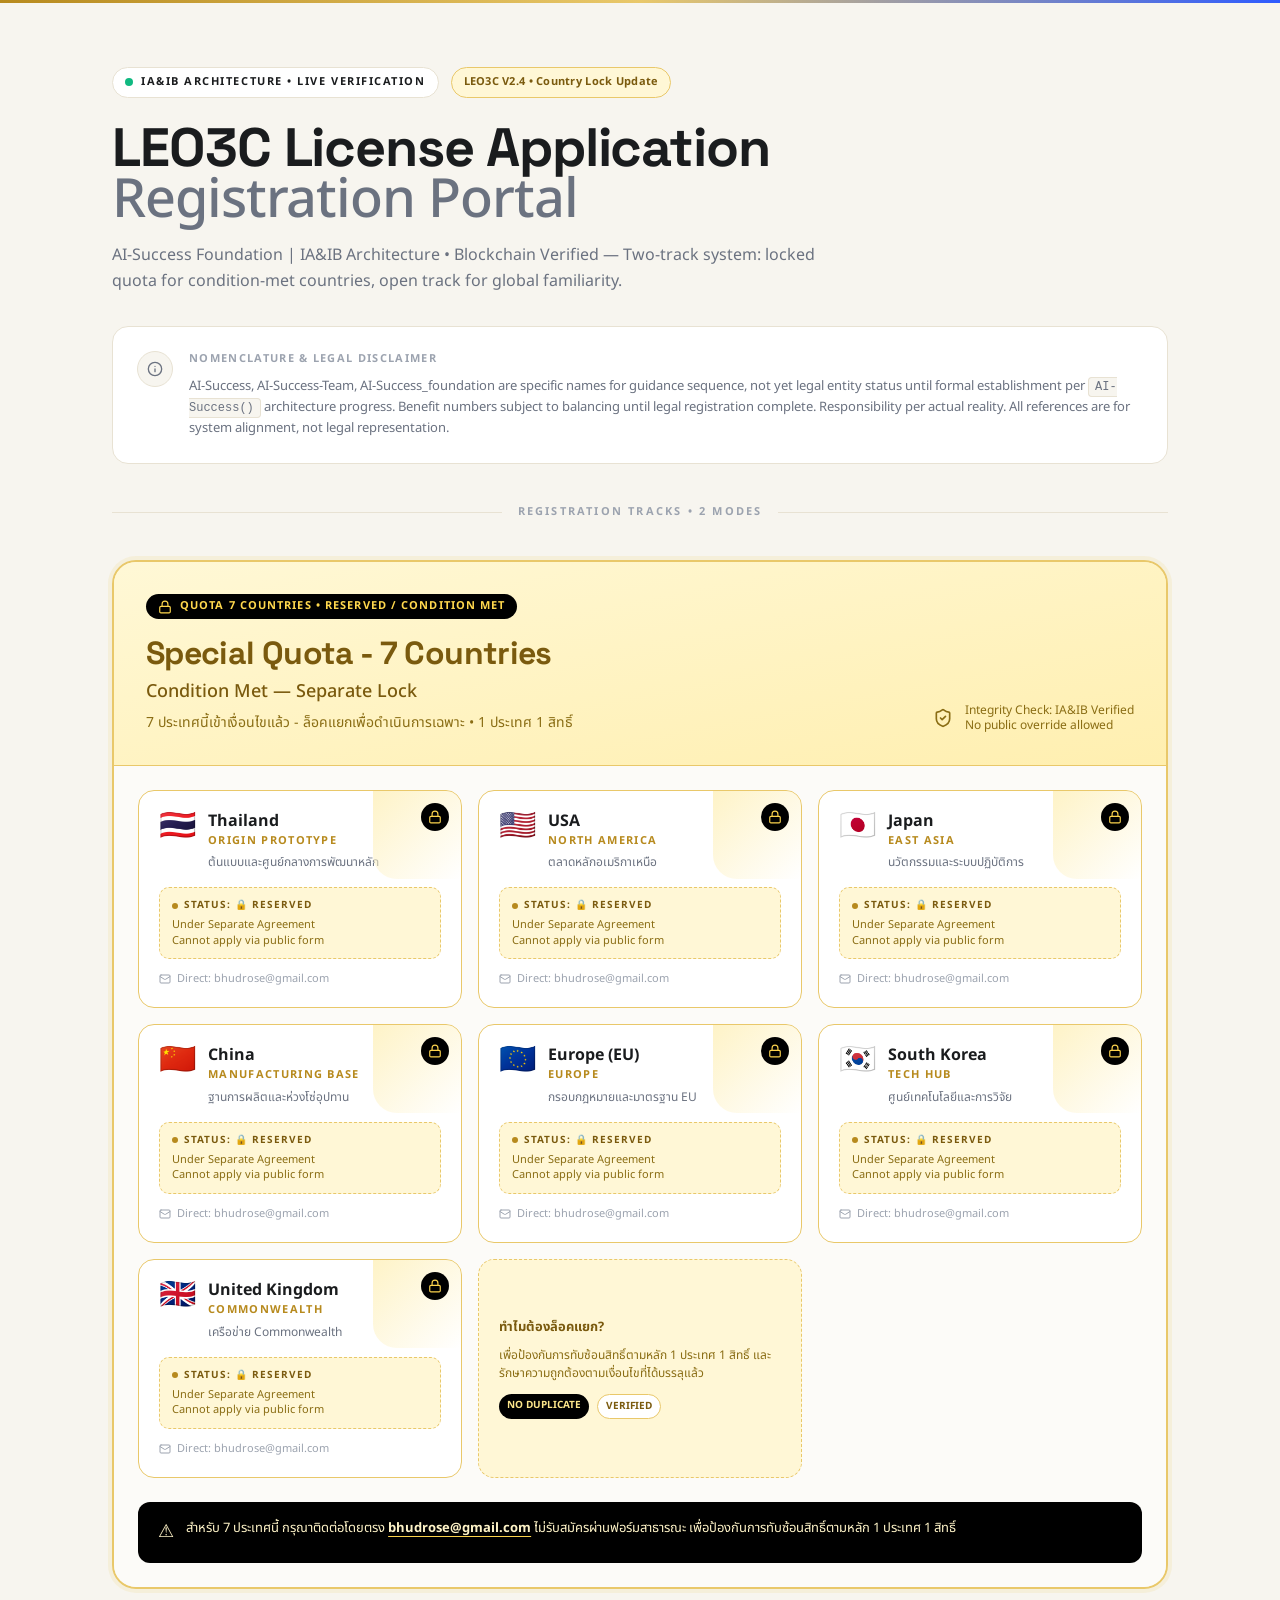
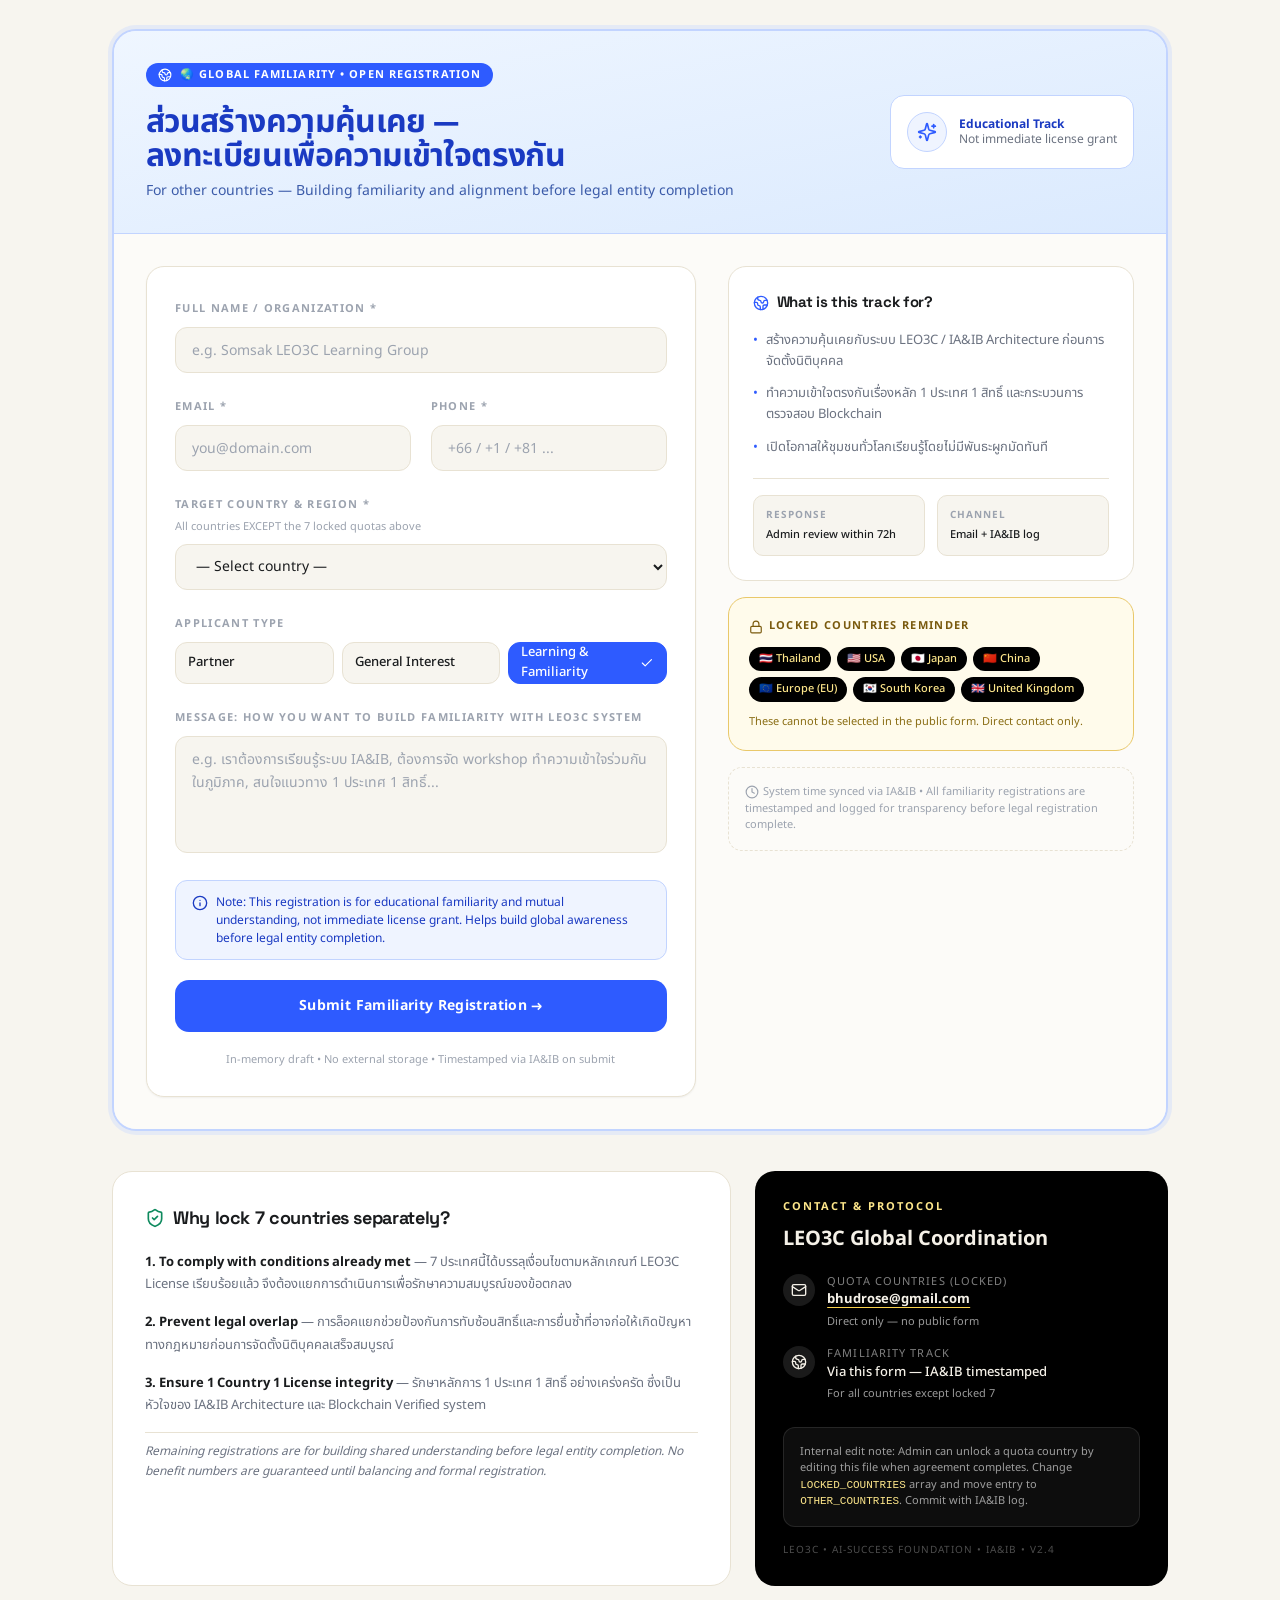
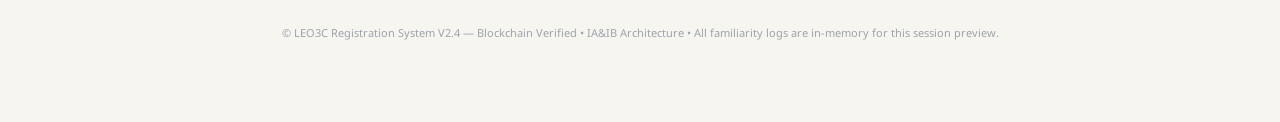
<file: Leo3c-V2-Countries-Locked.html>
<!DOCTYPE html>
<html lang="en">
<head>
  <meta charset="UTF-8">
  <meta name="viewport" content="width=device-width, initial-scale=1">
  <title>React Artifact</title>
  <style>@import url("https://fonts.googleapis.com/css2?family=Noto+Sans+Thai:wght@400;500;700&family=Space+Grotesk:wght@400;500;700&display=swap");*,:after,:before{--tw-border-spacing-x:0;--tw-border-spacing-y:0;--tw-translate-x:0;--tw-translate-y:0;--tw-rotate:0;--tw-skew-x:0;--tw-skew-y:0;--tw-scale-x:1;--tw-scale-y:1;--tw-pan-x: ;--tw-pan-y: ;--tw-pinch-zoom: ;--tw-scroll-snap-strictness:proximity;--tw-gradient-from-position: ;--tw-gradient-via-position: ;--tw-gradient-to-position: ;--tw-ordinal: ;--tw-slashed-zero: ;--tw-numeric-figure: ;--tw-numeric-spacing: ;--tw-numeric-fraction: ;--tw-ring-inset: ;--tw-ring-offset-width:0px;--tw-ring-offset-color:#fff;--tw-ring-color:rgba(59,130,246,.5);--tw-ring-offset-shadow:0 0 #0000;--tw-ring-shadow:0 0 #0000;--tw-shadow:0 0 #0000;--tw-shadow-colored:0 0 #0000;--tw-blur: ;--tw-brightness: ;--tw-contrast: ;--tw-grayscale: ;--tw-hue-rotate: ;--tw-invert: ;--tw-saturate: ;--tw-sepia: ;--tw-drop-shadow: ;--tw-backdrop-blur: ;--tw-backdrop-brightness: ;--tw-backdrop-contrast: ;--tw-backdrop-grayscale: ;--tw-backdrop-hue-rotate: ;--tw-backdrop-invert: ;--tw-backdrop-opacity: ;--tw-backdrop-saturate: ;--tw-backdrop-sepia: ;--tw-contain-size: ;--tw-contain-layout: ;--tw-contain-paint: ;--tw-contain-style: }::backdrop{--tw-border-spacing-x:0;--tw-border-spacing-y:0;--tw-translate-x:0;--tw-translate-y:0;--tw-rotate:0;--tw-skew-x:0;--tw-skew-y:0;--tw-scale-x:1;--tw-scale-y:1;--tw-pan-x: ;--tw-pan-y: ;--tw-pinch-zoom: ;--tw-scroll-snap-strictness:proximity;--tw-gradient-from-position: ;--tw-gradient-via-position: ;--tw-gradient-to-position: ;--tw-ordinal: ;--tw-slashed-zero: ;--tw-numeric-figure: ;--tw-numeric-spacing: ;--tw-numeric-fraction: ;--tw-ring-inset: ;--tw-ring-offset-width:0px;--tw-ring-offset-color:#fff;--tw-ring-color:rgba(59,130,246,.5);--tw-ring-offset-shadow:0 0 #0000;--tw-ring-shadow:0 0 #0000;--tw-shadow:0 0 #0000;--tw-shadow-colored:0 0 #0000;--tw-blur: ;--tw-brightness: ;--tw-contrast: ;--tw-grayscale: ;--tw-hue-rotate: ;--tw-invert: ;--tw-saturate: ;--tw-sepia: ;--tw-drop-shadow: ;--tw-backdrop-blur: ;--tw-backdrop-brightness: ;--tw-backdrop-contrast: ;--tw-backdrop-grayscale: ;--tw-backdrop-hue-rotate: ;--tw-backdrop-invert: ;--tw-backdrop-opacity: ;--tw-backdrop-saturate: ;--tw-backdrop-sepia: ;--tw-contain-size: ;--tw-contain-layout: ;--tw-contain-paint: ;--tw-contain-style: }

/*! tailwindcss v3.4.18 | MIT License | https://tailwindcss.com*/*,:after,:before{box-sizing:border-box;border:0 solid #e5e7eb}:after,:before{--tw-content:""}:host,html{line-height:1.5;-webkit-text-size-adjust:100%;-moz-tab-size:4;-o-tab-size:4;tab-size:4;font-family:ui-sans-serif,system-ui,sans-serif,Apple Color Emoji,Segoe UI Emoji,Segoe UI Symbol,Noto Color Emoji;font-feature-settings:normal;font-variation-settings:normal;-webkit-tap-highlight-color:transparent}body{margin:0;line-height:inherit}hr{height:0;color:inherit;border-top-width:1px}abbr:where([title]){-webkit-text-decoration:underline dotted;text-decoration:underline dotted}h1,h2,h3,h4,h5,h6{font-size:inherit;font-weight:inherit}a{color:inherit;text-decoration:inherit}b,strong{font-weight:bolder}code,kbd,pre,samp{font-family:ui-monospace,SFMono-Regular,Menlo,Monaco,Consolas,Liberation Mono,Courier New,monospace;font-feature-settings:normal;font-variation-settings:normal;font-size:1em}small{font-size:80%}sub,sup{font-size:75%;line-height:0;position:relative;vertical-align:baseline}sub{bottom:-.25em}sup{top:-.5em}table{text-indent:0;border-color:inherit;border-collapse:collapse}button,input,optgroup,select,textarea{font-family:inherit;font-feature-settings:inherit;font-variation-settings:inherit;font-size:100%;font-weight:inherit;line-height:inherit;letter-spacing:inherit;color:inherit;margin:0;padding:0}button,select{text-transform:none}button,input:where([type=button]),input:where([type=reset]),input:where([type=submit]){-webkit-appearance:button;background-color:transparent;background-image:none}:-moz-focusring{outline:auto}:-moz-ui-invalid{box-shadow:none}progress{vertical-align:baseline}::-webkit-inner-spin-button,::-webkit-outer-spin-button{height:auto}[type=search]{-webkit-appearance:textfield;outline-offset:-2px}::-webkit-search-decoration{-webkit-appearance:none}::-webkit-file-upload-button{-webkit-appearance:button;font:inherit}summary{display:list-item}blockquote,dd,dl,figure,h1,h2,h3,h4,h5,h6,hr,p,pre{margin:0}fieldset{margin:0}fieldset,legend{padding:0}menu,ol,ul{list-style:none;margin:0;padding:0}dialog{padding:0}textarea{resize:vertical}input::-moz-placeholder,textarea::-moz-placeholder{opacity:1;color:#9ca3af}input::placeholder,textarea::placeholder{opacity:1;color:#9ca3af}[role=button],button{cursor:pointer}:disabled{cursor:default}audio,canvas,embed,iframe,img,object,svg,video{display:block;vertical-align:middle}img,video{max-width:100%;height:auto}[hidden]:where(:not([hidden=until-found])){display:none}.pointer-events-none{pointer-events:none}.fixed{position:fixed}.absolute{position:absolute}.relative{position:relative}.inset-0{inset:0}.right-0{right:0}.right-3{right:.75rem}.right-4{right:1rem}.top-0{top:0}.top-3{top:.75rem}.top-4{top:1rem}.z-50{z-index:50}.mx-auto{margin-left:auto;margin-right:auto}.mb-6{margin-bottom:1.5rem}.mr-1{margin-right:.25rem}.mt-0\.5{margin-top:.125rem}.mt-1{margin-top:.25rem}.mt-10{margin-top:2.5rem}.mt-2{margin-top:.5rem}.mt-3{margin-top:.75rem}.mt-4{margin-top:1rem}.mt-5{margin-top:1.25rem}.mt-6{margin-top:1.5rem}.mt-8{margin-top:2rem}.mt-auto{margin-top:auto}.inline{display:inline}.flex{display:flex}.inline-flex{display:inline-flex}.grid{display:grid}.h-1\.5{height:.375rem}.h-10{height:2.5rem}.h-12{height:3rem}.h-2{height:.5rem}.h-3{height:.75rem}.h-3\.5{height:.875rem}.h-4{height:1rem}.h-5{height:1.25rem}.h-6{height:1.5rem}.h-7{height:1.75rem}.h-8{height:2rem}.h-9{height:2.25rem}.h-\[3px\]{height:3px}.h-\[42px\]{height:42px}.h-\[46px\]{height:46px}.h-\[52px\]{height:52px}.h-\[88px\]{height:88px}.h-px{height:1px}.min-h-screen{min-height:100vh}.w-1\.5{width:.375rem}.w-10{width:2.5rem}.w-12{width:3rem}.w-2{width:.5rem}.w-3{width:.75rem}.w-3\.5{width:.875rem}.w-4{width:1rem}.w-5{width:1.25rem}.w-6{width:1.5rem}.w-7{width:1.75rem}.w-8{width:2rem}.w-9{width:2.25rem}.w-\[88px\]{width:88px}.w-full{width:100%}.max-w-\[1120px\]{max-width:1120px}.max-w-\[520px\]{max-width:520px}.max-w-\[720px\]{max-width:720px}.flex-1{flex:1 1 0%}.shrink-0{flex-shrink:0}.transform{transform:translate(var(--tw-translate-x),var(--tw-translate-y)) rotate(var(--tw-rotate)) skewX(var(--tw-skew-x)) skewY(var(--tw-skew-y)) scaleX(var(--tw-scale-x)) scaleY(var(--tw-scale-y))}.animate-\[in_0\.35s_ease\]{animation:in .35s ease}@keyframes pulse{50%{opacity:.5}}.animate-pulse{animation:pulse 2s cubic-bezier(.4,0,.6,1) infinite}.resize-none{resize:none}.grid-cols-1{grid-template-columns:repeat(1,minmax(0,1fr))}.grid-cols-2{grid-template-columns:repeat(2,minmax(0,1fr))}.flex-col{flex-direction:column}.flex-wrap{flex-wrap:wrap}.items-start{align-items:flex-start}.items-center{align-items:center}.justify-center{justify-content:center}.justify-between{justify-content:space-between}.gap-1\.5{gap:.375rem}.gap-2{gap:.5rem}.gap-3{gap:.75rem}.gap-4{gap:1rem}.gap-5{gap:1.25rem}.gap-6{gap:1.5rem}.gap-8{gap:2rem}.space-y-2>:not([hidden])~:not([hidden]){--tw-space-y-reverse:0;margin-top:calc(.5rem*(1 - var(--tw-space-y-reverse)));margin-bottom:calc(.5rem*var(--tw-space-y-reverse))}.space-y-3>:not([hidden])~:not([hidden]){--tw-space-y-reverse:0;margin-top:calc(.75rem*(1 - var(--tw-space-y-reverse)));margin-bottom:calc(.75rem*var(--tw-space-y-reverse))}.space-y-4>:not([hidden])~:not([hidden]){--tw-space-y-reverse:0;margin-top:calc(1rem*(1 - var(--tw-space-y-reverse)));margin-bottom:calc(1rem*var(--tw-space-y-reverse))}.space-y-5>:not([hidden])~:not([hidden]){--tw-space-y-reverse:0;margin-top:calc(1.25rem*(1 - var(--tw-space-y-reverse)));margin-bottom:calc(1.25rem*var(--tw-space-y-reverse))}.overflow-hidden{overflow:hidden}.overflow-x-clip{overflow-x:clip}.rounded{border-radius:.25rem}.rounded-\[10px\]{border-radius:10px}.rounded-\[12px\]{border-radius:12px}.rounded-\[14px\]{border-radius:14px}.rounded-\[16px\]{border-radius:16px}.rounded-\[18px\]{border-radius:18px}.rounded-\[20px\]{border-radius:20px}.rounded-\[22px\]{border-radius:22px}.rounded-\[24px\]{border-radius:24px}.rounded-full{border-radius:9999px}.rounded-bl-\[24px\]{border-bottom-left-radius:24px}.border{border-width:1px}.border-2{border-width:2px}.border-b{border-bottom-width:1px}.border-t{border-top-width:1px}.border-dashed{border-style:dashed}.border-\[var\(--blue\)\]{border-color:var(--blue)}.border-\[var\(--blue-border\)\]{border-color:var(--blue-border)}.border-\[var\(--border\)\]{border-color:var(--border)}.border-\[var\(--gold-border\)\]{border-color:var(--gold-border)}.border-emerald-200{--tw-border-opacity:1;border-color:rgb(167 243 208/var(--tw-border-opacity,1))}.border-red-400{--tw-border-opacity:1;border-color:rgb(248 113 113/var(--tw-border-opacity,1))}.border-white\/10{border-color:hsla(0,0%,100%,.1)}.bg-\[\#E8F5EE\]{--tw-bg-opacity:1;background-color:rgb(232 245 238/var(--tw-bg-opacity,1))}.bg-\[\#FFF7D6\]{--tw-bg-opacity:1;background-color:rgb(255 247 214/var(--tw-bg-opacity,1))}.bg-\[\#FFFBEB\]{--tw-bg-opacity:1;background-color:rgb(255 251 235/var(--tw-bg-opacity,1))}.bg-\[var\(--bg\)\]{background-color:var(--bg)}.bg-\[var\(--blue\)\]{background-color:var(--blue)}.bg-\[var\(--blue-light\)\]{background-color:var(--blue-light)}.bg-\[var\(--border\)\]{background-color:var(--border)}.bg-\[var\(--gold\)\]{background-color:var(--gold)}.bg-\[var\(--gold-light\)\]{background-color:var(--gold-light)}.bg-\[var\(--surface\)\]{background-color:var(--surface)}.bg-\[var\(--surface-2\)\]{background-color:var(--surface-2)}.bg-\[var\(--text\)\]{background-color:var(--text)}.bg-black{--tw-bg-opacity:1;background-color:rgb(0 0 0/var(--tw-bg-opacity,1))}.bg-black\/60{background-color:rgba(0,0,0,.6)}.bg-emerald-500{--tw-bg-opacity:1;background-color:rgb(16 185 129/var(--tw-bg-opacity,1))}.bg-red-50{--tw-bg-opacity:1;background-color:rgb(254 242 242/var(--tw-bg-opacity,1))}.bg-white{--tw-bg-opacity:1;background-color:rgb(255 255 255/var(--tw-bg-opacity,1))}.bg-white\/10{background-color:hsla(0,0%,100%,.1)}.bg-white\/5{background-color:hsla(0,0%,100%,.05)}.bg-gradient-to-br{background-image:linear-gradient(to bottom right,var(--tw-gradient-stops))}.bg-gradient-to-r{background-image:linear-gradient(to right,var(--tw-gradient-stops))}.from-\[\#EFF6FF\]{--tw-gradient-from:#eff6ff var(--tw-gradient-from-position);--tw-gradient-to:rgba(239,246,255,0) var(--tw-gradient-to-position);--tw-gradient-stops:var(--tw-gradient-from),var(--tw-gradient-to)}.from-\[\#FFF8D6\]{--tw-gradient-from:#fff8d6 var(--tw-gradient-from-position);--tw-gradient-to:rgba(255,248,214,0) var(--tw-gradient-to-position);--tw-gradient-stops:var(--tw-gradient-from),var(--tw-gradient-to)}.from-\[var\(--blue\)\]{--tw-gradient-from:var(--blue) var(--tw-gradient-from-position);--tw-gradient-to:hsla(0,0%,100%,0) var(--tw-gradient-to-position);--tw-gradient-stops:var(--tw-gradient-from),var(--tw-gradient-to)}.from-\[var\(--gold\)\]{--tw-gradient-from:var(--gold) var(--tw-gradient-from-position);--tw-gradient-to:hsla(0,0%,100%,0) var(--tw-gradient-to-position);--tw-gradient-stops:var(--tw-gradient-from),var(--tw-gradient-to)}.from-amber-100{--tw-gradient-from:#fef3c7 var(--tw-gradient-from-position);--tw-gradient-to:hsla(48,96%,89%,0) var(--tw-gradient-to-position);--tw-gradient-stops:var(--tw-gradient-from),var(--tw-gradient-to)}.via-\[\#E9C86A\]{--tw-gradient-to:hsla(44,74%,66%,0) var(--tw-gradient-to-position);--tw-gradient-stops:var(--tw-gradient-from),#e9c86a var(--tw-gradient-via-position),var(--tw-gradient-to)}.to-\[\#DBEAFE\]{--tw-gradient-to:#dbeafe var(--tw-gradient-to-position)}.to-\[\#FFEFB0\]{--tw-gradient-to:#ffefb0 var(--tw-gradient-to-position)}.to-\[var\(--blue\)\]{--tw-gradient-to:var(--blue) var(--tw-gradient-to-position)}.to-\[var\(--gold\)\]{--tw-gradient-to:var(--gold) var(--tw-gradient-to-position)}.to-transparent{--tw-gradient-to:transparent var(--tw-gradient-to-position)}.p-3{padding:.75rem}.p-4{padding:1rem}.p-5{padding:1.25rem}.p-6{padding:1.5rem}.p-7{padding:1.75rem}.px-1\.5{padding-left:.375rem;padding-right:.375rem}.px-2{padding-left:.5rem;padding-right:.5rem}.px-2\.5{padding-left:.625rem;padding-right:.625rem}.px-3{padding-left:.75rem;padding-right:.75rem}.px-4{padding-left:1rem;padding-right:1rem}.px-5{padding-left:1.25rem;padding-right:1.25rem}.py-0\.5{padding-top:.125rem;padding-bottom:.125rem}.py-1{padding-top:.25rem;padding-bottom:.25rem}.py-1\.5{padding-top:.375rem;padding-bottom:.375rem}.py-2{padding-top:.5rem;padding-bottom:.5rem}.py-2\.5{padding-top:.625rem;padding-bottom:.625rem}.py-3{padding-top:.75rem;padding-bottom:.75rem}.py-4{padding-top:1rem;padding-bottom:1rem}.pb-20{padding-bottom:5rem}.pb-8{padding-bottom:2rem}.pt-10{padding-top:2.5rem}.pt-2{padding-top:.5rem}.pt-6{padding-top:1.5rem}.text-left{text-align:left}.text-center{text-align:center}.font-mono{font-family:ui-monospace,SFMono-Regular,Menlo,Monaco,Consolas,Liberation Mono,Courier New,monospace}.text-\[10px\]{font-size:10px}.text-\[11px\]{font-size:11px}.text-\[12px\]{font-size:12px}.text-\[13px\]{font-size:13px}.text-\[14px\]{font-size:14px}.text-\[15px\]{font-size:15px}.text-\[16px\]{font-size:16px}.text-\[18px\]{font-size:18px}.text-\[20px\]{font-size:20px}.text-\[22px\]{font-size:22px}.text-\[26px\]{font-size:26px}.text-\[30px\]{font-size:30px}.text-\[32px\]{font-size:32px}.font-bold{font-weight:700}.font-medium{font-weight:500}.uppercase{text-transform:uppercase}.italic{font-style:italic}.leading-\[0\.95\]{line-height:.95}.leading-\[1\.05\]{line-height:1.05}.leading-\[1\.1\]{line-height:1.1}.leading-\[1\.4\]{line-height:1.4}.leading-\[1\.5\]{line-height:1.5}.leading-\[1\.6\]{line-height:1.6}.leading-\[1\.7\]{line-height:1.7}.leading-none{line-height:1}.leading-relaxed{line-height:1.625}.leading-tight{line-height:1.25}.tracking-\[0\.12em\]{letter-spacing:.12em}.tracking-\[0\.14em\]{letter-spacing:.14em}.tracking-\[0\.18em\]{letter-spacing:.18em}.tracking-\[0\.2em\]{letter-spacing:.2em}.tracking-normal{letter-spacing:0}.tracking-tight{letter-spacing:-.025em}.tracking-wide{letter-spacing:.025em}.tracking-widest{letter-spacing:.1em}.text-\[\#3B5BA9\]{--tw-text-opacity:1;color:rgb(59 91 169/var(--tw-text-opacity,1))}.text-\[\#8A6D14\]{--tw-text-opacity:1;color:rgb(138 109 20/var(--tw-text-opacity,1))}.text-\[\#F5F1E8\]{--tw-text-opacity:1;color:rgb(245 241 232/var(--tw-text-opacity,1))}.text-\[\#FFD84D\]{--tw-text-opacity:1;color:rgb(255 216 77/var(--tw-text-opacity,1))}.text-\[var\(--blue\)\]{color:var(--blue)}.text-\[var\(--blue-deep\)\]{color:var(--blue-deep)}.text-\[var\(--gold\)\]{color:var(--gold)}.text-\[var\(--gold-deep\)\]{color:var(--gold-deep)}.text-\[var\(--success\)\]{color:var(--success)}.text-\[var\(--surface\)\]{color:var(--surface)}.text-\[var\(--text\)\]{color:var(--text)}.text-\[var\(--text-muted\)\]{color:var(--text-muted)}.text-\[var\(--text-soft\)\]{color:var(--text-soft)}.text-amber-100{--tw-text-opacity:1;color:rgb(254 243 199/var(--tw-text-opacity,1))}.text-amber-200{--tw-text-opacity:1;color:rgb(253 230 138/var(--tw-text-opacity,1))}.text-amber-300{--tw-text-opacity:1;color:rgb(252 211 77/var(--tw-text-opacity,1))}.text-emerald-600{--tw-text-opacity:1;color:rgb(5 150 105/var(--tw-text-opacity,1))}.text-white{--tw-text-opacity:1;color:rgb(255 255 255/var(--tw-text-opacity,1))}.text-white\/30{color:hsla(0,0%,100%,.3)}.text-white\/50{color:hsla(0,0%,100%,.5)}.text-white\/60{color:hsla(0,0%,100%,.6)}.underline{text-decoration-line:underline}.decoration-amber-300{text-decoration-color:#fcd34d}.underline-offset-4{text-underline-offset:4px}.antialiased{-webkit-font-smoothing:antialiased;-moz-osx-font-smoothing:grayscale}.shadow-2xl{--tw-shadow:0 25px 50px -12px rgba(0,0,0,.25);--tw-shadow-colored:0 25px 50px -12px var(--tw-shadow-color);box-shadow:var(--tw-ring-offset-shadow,0 0 #0000),var(--tw-ring-shadow,0 0 #0000),var(--tw-shadow)}.shadow-\[0_0_0_4px_rgba\(194\2c 212\2c 255\2c 0\.35\)\]{--tw-shadow:0 0 0 4px rgba(194,212,255,.35);--tw-shadow-colored:0 0 0 4px var(--tw-shadow-color);box-shadow:var(--tw-ring-offset-shadow,0 0 #0000),var(--tw-ring-shadow,0 0 #0000),var(--tw-shadow)}.shadow-\[0_0_0_4px_rgba\(231\2c 199\2c 94\2c 0\.15\)\]{--tw-shadow:0 0 0 4px rgba(231,199,94,.15);--tw-shadow-colored:0 0 0 4px var(--tw-shadow-color)}.shadow-\[0_0_0_4px_rgba\(231\2c 199\2c 94\2c 0\.15\)\],.shadow-sm{box-shadow:var(--tw-ring-offset-shadow,0 0 #0000),var(--tw-ring-shadow,0 0 #0000),var(--tw-shadow)}.shadow-sm{--tw-shadow:0 1px 2px 0 rgba(0,0,0,.05);--tw-shadow-colored:0 1px 2px 0 var(--tw-shadow-color)}.outline-none{outline:2px solid transparent;outline-offset:2px}.backdrop-blur-\[6px\]{--tw-backdrop-blur:blur(6px);backdrop-filter:var(--tw-backdrop-blur) var(--tw-backdrop-brightness) var(--tw-backdrop-contrast) var(--tw-backdrop-grayscale) var(--tw-backdrop-hue-rotate) var(--tw-backdrop-invert) var(--tw-backdrop-opacity) var(--tw-backdrop-saturate) var(--tw-backdrop-sepia)}.transition{transition-property:color,background-color,border-color,text-decoration-color,fill,stroke,opacity,box-shadow,transform,filter,backdrop-filter;transition-timing-function:cubic-bezier(.4,0,.2,1);transition-duration:.15s}:root{--bg:#f7f5ef;--surface:#fff;--surface-2:#fcfbf8;--text:#1a1c1e;--text-soft:#6b7280;--text-muted:#9ca3af;--border:#e8e2d3;--border-strong:#d6cdb5;--gold:#b78a1e;--gold-light:#fff7d6;--gold-border:#e9c86a;--gold-deep:#7a5a0e;--blue:#2e5bff;--blue-light:#eff4ff;--blue-border:#c2d4ff;--blue-deep:#1a3ac2;--success:#0e8a5e}@media (prefers-color-scheme:dark){:root{--bg:#12110f;--surface:#1c1b18;--surface-2:#24231f;--text:#f5f1e8;--text-soft:#a8a29a;--text-muted:#7a7670;--border:#2e2b26;--border-strong:#3d392f;--gold:#d4a72c;--gold-light:#2a2410;--gold-border:#5a4a1a;--gold-deep:#e8c86a;--blue:#5a82ff;--blue-light:#1a1f33;--blue-border:#2a3a6a;--blue-deep:#8fa6ff}}*{font-family:Noto Sans Thai,Space Grotesk,system-ui,sans-serif}.display,h1,h2,h3{font-family:Space Grotesk,Noto Sans Thai,sans-serif;letter-spacing:-.02em}a,button{cursor:pointer}.selection\:bg-\[var\(--gold-light\)\] ::-moz-selection{background-color:var(--gold-light)}.selection\:bg-\[var\(--gold-light\)\] ::selection{background-color:var(--gold-light)}.selection\:bg-\[var\(--gold-light\)\]::-moz-selection{background-color:var(--gold-light)}.selection\:bg-\[var\(--gold-light\)\]::selection{background-color:var(--gold-light)}.hover\:border-\[var\(--blue-border\)\]:hover{border-color:var(--blue-border)}.hover\:brightness-110:hover{--tw-brightness:brightness(1.1);filter:var(--tw-blur) var(--tw-brightness) var(--tw-contrast) var(--tw-grayscale) var(--tw-hue-rotate) var(--tw-invert) var(--tw-saturate) var(--tw-sepia) var(--tw-drop-shadow)}.focus\:border-\[var\(--blue\)\]:focus{border-color:var(--blue)}.focus\:ring-2:focus{--tw-ring-offset-shadow:var(--tw-ring-inset) 0 0 0 var(--tw-ring-offset-width) var(--tw-ring-offset-color);--tw-ring-shadow:var(--tw-ring-inset) 0 0 0 calc(2px + var(--tw-ring-offset-width)) var(--tw-ring-color);box-shadow:var(--tw-ring-offset-shadow),var(--tw-ring-shadow),var(--tw-shadow,0 0 #0000)}.focus\:ring-\[var\(--blue-light\)\]:focus{--tw-ring-color:var(--blue-light)}.active\:scale-\[0\.99\]:active{--tw-scale-x:0.99;--tw-scale-y:0.99;transform:translate(var(--tw-translate-x),var(--tw-translate-y)) rotate(var(--tw-rotate)) skewX(var(--tw-skew-x)) skewY(var(--tw-skew-y)) scaleX(var(--tw-scale-x)) scaleY(var(--tw-scale-y))}.dark\:border-emerald-800:is(.dark *){--tw-border-opacity:1;border-color:rgb(6 95 70/var(--tw-border-opacity,1))}.dark\:bg-\[\#231F0F\]:is(.dark *){--tw-bg-opacity:1;background-color:rgb(35 31 15/var(--tw-bg-opacity,1))}.dark\:bg-emerald-900\/30:is(.dark *){background-color:rgba(6,78,59,.3)}.dark\:bg-red-950\/20:is(.dark *){background-color:rgba(69,10,10,.2)}.dark\:from-\[\#151A2D\]:is(.dark *){--tw-gradient-from:#151a2d var(--tw-gradient-from-position);--tw-gradient-to:rgba(21,26,45,0) var(--tw-gradient-to-position);--tw-gradient-stops:var(--tw-gradient-from),var(--tw-gradient-to)}.dark\:from-\[\#2A2410\]:is(.dark *){--tw-gradient-from:#2a2410 var(--tw-gradient-from-position);--tw-gradient-to:rgba(42,36,16,0) var(--tw-gradient-to-position);--tw-gradient-stops:var(--tw-gradient-from),var(--tw-gradient-to)}.dark\:from-amber-900\/20:is(.dark *){--tw-gradient-from:rgba(120,53,15,.2) var(--tw-gradient-from-position);--tw-gradient-to:rgba(120,53,15,0) var(--tw-gradient-to-position);--tw-gradient-stops:var(--tw-gradient-from),var(--tw-gradient-to)}.dark\:to-\[\#1D2645\]:is(.dark *){--tw-gradient-to:#1d2645 var(--tw-gradient-to-position)}.dark\:to-\[\#3A331A\]:is(.dark *){--tw-gradient-to:#3a331a var(--tw-gradient-to-position)}.dark\:text-\[\#8FA6FF\]:is(.dark *){--tw-text-opacity:1;color:rgb(143 166 255/var(--tw-text-opacity,1))}.dark\:text-\[\#C9B36A\]:is(.dark *){--tw-text-opacity:1;color:rgb(201 179 106/var(--tw-text-opacity,1))}@media (min-width:768px){.md\:col-span-2{grid-column:span 2/span 2}.md\:grid-cols-2{grid-template-columns:repeat(2,minmax(0,1fr))}.md\:grid-cols-3{grid-template-columns:repeat(3,minmax(0,1fr))}.md\:flex-row{flex-direction:row}.md\:items-end{align-items:flex-end}.md\:items-center{align-items:center}.md\:p-6{padding:1.5rem}.md\:p-7{padding:1.75rem}.md\:p-8{padding:2rem}.md\:px-8{padding-left:2rem;padding-right:2rem}.md\:pt-16{padding-top:4rem}.md\:text-\[16px\]{font-size:16px}.md\:text-\[18px\]{font-size:18px}.md\:text-\[32px\]{font-size:32px}.md\:text-\[54px\]{font-size:54px}}@media (min-width:1024px){.lg\:grid-cols-3{grid-template-columns:repeat(3,minmax(0,1fr))}.lg\:grid-cols-\[1\.15fr_0\.85fr\]{grid-template-columns:1.15fr .85fr}.lg\:grid-cols-\[1\.2fr_0\.8fr\]{grid-template-columns:1.2fr .8fr}}</style>
</head>
<body>
  <div id="root"></div>
  
  <script type="module">var uc=Object.create;var{getPrototypeOf:oc,defineProperty:Hl,getOwnPropertyNames:ic}=Object;var ac=Object.prototype.hasOwnProperty;var Ve=(e,t,n)=>{n=e!=null?uc(oc(e)):{};let r=t||!e||!e.__esModule?Hl(n,"default",{value:e,enumerable:!0}):n;for(let l of ic(e))if(!ac.call(r,l))Hl(r,l,{get:()=>e[l],enumerable:!0});return r};var gr=(e,t)=>()=>(t||e((t={exports:{}}).exports,t),t.exports);var sc=(e,t)=>{for(var n in t)Hl(e,n,{get:t[n],enumerable:!0,configurable:!0,set:(r)=>t[n]=()=>r})};var fc=(e,t)=>()=>(e&&(t=e(e=0)),t);var gt=gr((Nc)=>{var gn=Symbol.for("react.element"),cc=Symbol.for("react.portal"),dc=Symbol.for("react.fragment"),pc=Symbol.for("react.strict_mode"),vc=Symbol.for("react.profiler"),mc=Symbol.for("react.provider"),hc=Symbol.for("react.context"),yc=Symbol.for("react.forward_ref"),gc=Symbol.for("react.suspense"),Sc=Symbol.for("react.memo"),wc=Symbol.for("react.lazy"),di=Symbol.iterator;function kc(e){if(e===null||typeof e!=="object")return null;return e=di&&e[di]||e["@@iterator"],typeof e==="function"?e:null}var mi={isMounted:function(){return!1},enqueueForceUpdate:function(){},enqueueReplaceState:function(){},enqueueSetState:function(){}},hi=Object.assign,yi={};function Ut(e,t,n){this.props=e,this.context=t,this.refs=yi,this.updater=n||mi}Ut.prototype.isReactComponent={};Ut.prototype.setState=function(e,t){if(typeof e!=="object"&&typeof e!=="function"&&e!=null)throw Error("setState(...): takes an object of state variables to update or a function which returns an object of state variables.");this.updater.enqueueSetState(this,e,t,"setState")};Ut.prototype.forceUpdate=function(e){this.updater.enqueueForceUpdate(this,e,"forceUpdate")};function gi(){}gi.prototype=Ut.prototype;function Wl(e,t,n){this.props=e,this.context=t,this.refs=yi,this.updater=n||mi}var Kl=Wl.prototype=new gi;Kl.constructor=Wl;hi(Kl,Ut.prototype);Kl.isPureReactComponent=!0;var pi=Array.isArray,Si=Object.prototype.hasOwnProperty,Yl={current:null},wi={key:!0,ref:!0,__self:!0,__source:!0};function ki(e,t,n){var r,l={},u=null,o=null;if(t!=null)for(r in t.ref!==void 0&&(o=t.ref),t.key!==void 0&&(u=""+t.key),t)Si.call(t,r)&&!wi.hasOwnProperty(r)&&(l[r]=t[r]);var i=arguments.length-2;if(i===1)l.children=n;else if(1<i){for(var a=Array(i),f=0;f<i;f++)a[f]=arguments[f+2];l.children=a}if(e&&e.defaultProps)for(r in i=e.defaultProps,i)l[r]===void 0&&(l[r]=i[r]);return{$$typeof:gn,type:e,key:u,ref:o,props:l,_owner:Yl.current}}function Ec(e,t){return{$$typeof:gn,type:e.type,key:t,ref:e.ref,props:e.props,_owner:e._owner}}function Xl(e){return typeof e==="object"&&e!==null&&e.$$typeof===gn}function Cc(e){var t={"=":"=0",":":"=2"};return"$"+e.replace(/[=:]/g,function(n){return t[n]})}var vi=/\/+/g;function Ql(e,t){return typeof e==="object"&&e!==null&&e.key!=null?Cc(""+e.key):t.toString(36)}function wr(e,t,n,r,l){var u=typeof e;if(u==="undefined"||u==="boolean")e=null;var o=!1;if(e===null)o=!0;else switch(u){case"string":case"number":o=!0;break;case"object":switch(e.$$typeof){case gn:case cc:o=!0}}if(o)return o=e,l=l(o),e=r===""?"."+Ql(o,0):r,pi(l)?(n="",e!=null&&(n=e.replace(vi,"$&/")+"/"),wr(l,t,n,"",function(f){return f})):l!=null&&(Xl(l)&&(l=Ec(l,n+(!l.key||o&&o.key===l.key?"":(""+l.key).replace(vi,"$&/")+"/")+e)),t.push(l)),1;if(o=0,r=r===""?".":r+":",pi(e))for(var i=0;i<e.length;i++){u=e[i];var a=r+Ql(u,i);o+=wr(u,t,n,a,l)}else if(a=kc(e),typeof a==="function")for(e=a.call(e),i=0;!(u=e.next()).done;)u=u.value,a=r+Ql(u,i++),o+=wr(u,t,n,a,l);else if(u==="object")throw t=String(e),Error("Objects are not valid as a React child (found: "+(t==="[object Object]"?"object with keys {"+Object.keys(e).join(", ")+"}":t)+"). If you meant to render a collection of children, use an array instead.");return o}function Sr(e,t,n){if(e==null)return e;var r=[],l=0;return wr(e,r,"","",function(u){return t.call(n,u,l++)}),r}function _c(e){if(e._status===-1){var t=e._result;t=t(),t.then(function(n){if(e._status===0||e._status===-1)e._status=1,e._result=n},function(n){if(e._status===0||e._status===-1)e._status=2,e._result=n}),e._status===-1&&(e._status=0,e._result=t)}if(e._status===1)return e._result.default;throw e._result}var re={current:null},kr={transition:null},Pc={ReactCurrentDispatcher:re,ReactCurrentBatchConfig:kr,ReactCurrentOwner:Yl};function Ei(){throw Error("act(...) is not supported in production builds of React.")}Nc.Children={map:Sr,forEach:function(e,t,n){Sr(e,function(){t.apply(this,arguments)},n)},count:function(e){var t=0;return Sr(e,function(){t++}),t},toArray:function(e){return Sr(e,function(t){return t})||[]},only:function(e){if(!Xl(e))throw Error("React.Children.only expected to receive a single React element child.");return e}};Nc.Component=Ut;Nc.Fragment=dc;Nc.Profiler=vc;Nc.PureComponent=Wl;Nc.StrictMode=pc;Nc.Suspense=gc;Nc.__SECRET_INTERNALS_DO_NOT_USE_OR_YOU_WILL_BE_FIRED=Pc;Nc.act=Ei;Nc.cloneElement=function(e,t,n){if(e===null||e===void 0)throw Error("React.cloneElement(...): The argument must be a React element, but you passed "+e+".");var r=hi({},e.props),l=e.key,u=e.ref,o=e._owner;if(t!=null){if(t.ref!==void 0&&(u=t.ref,o=Yl.current),t.key!==void 0&&(l=""+t.key),e.type&&e.type.defaultProps)var i=e.type.defaultProps;for(a in t)Si.call(t,a)&&!wi.hasOwnProperty(a)&&(r[a]=t[a]===void 0&&i!==void 0?i[a]:t[a])}var a=arguments.length-2;if(a===1)r.children=n;else if(1<a){i=Array(a);for(var f=0;f<a;f++)i[f]=arguments[f+2];r.children=i}return{$$typeof:gn,type:e.type,key:l,ref:u,props:r,_owner:o}};Nc.createContext=function(e){return e={$$typeof:hc,_currentValue:e,_currentValue2:e,_threadCount:0,Provider:null,Consumer:null,_defaultValue:null,_globalName:null},e.Provider={$$typeof:mc,_context:e},e.Consumer=e};Nc.createElement=ki;Nc.createFactory=function(e){var t=ki.bind(null,e);return t.type=e,t};Nc.createRef=function(){return{current:null}};Nc.forwardRef=function(e){return{$$typeof:yc,render:e}};Nc.isValidElement=Xl;Nc.lazy=function(e){return{$$typeof:wc,_payload:{_status:-1,_result:e},_init:_c}};Nc.memo=function(e,t){return{$$typeof:Sc,type:e,compare:t===void 0?null:t}};Nc.startTransition=function(e){var t=kr.transition;kr.transition={};try{e()}finally{kr.transition=t}};Nc.unstable_act=Ei;Nc.useCallback=function(e,t){return re.current.useCallback(e,t)};Nc.useContext=function(e){return re.current.useContext(e)};Nc.useDebugValue=function(){};Nc.useDeferredValue=function(e){return re.current.useDeferredValue(e)};Nc.useEffect=function(e,t){return re.current.useEffect(e,t)};Nc.useId=function(){return re.current.useId()};Nc.useImperativeHandle=function(e,t,n){return re.current.useImperativeHandle(e,t,n)};Nc.useInsertionEffect=function(e,t){return re.current.useInsertionEffect(e,t)};Nc.useLayoutEffect=function(e,t){return re.current.useLayoutEffect(e,t)};Nc.useMemo=function(e,t){return re.current.useMemo(e,t)};Nc.useReducer=function(e,t,n){return re.current.useReducer(e,t,n)};Nc.useRef=function(e){return re.current.useRef(e)};Nc.useState=function(e){return re.current.useState(e)};Nc.useSyncExternalStore=function(e,t,n){return re.current.useSyncExternalStore(e,t,n)};Nc.useTransition=function(){return re.current.useTransition()};Nc.version="18.3.1"});var Li=gr((fd)=>{function Zl(e,t){var n=e.length;e.push(t);e:for(;0<n;){var r=n-1>>>1,l=e[r];if(0<Er(l,t))e[r]=t,e[n]=l,n=r;else break e}}function Ce(e){return e.length===0?null:e[0]}function Nr(e){if(e.length===0)return null;var t=e[0],n=e.pop();if(n!==t){e[0]=n;e:for(var r=0,l=e.length,u=l>>>1;r<u;){var o=2*(r+1)-1,i=e[o],a=o+1,f=e[a];if(0>Er(i,n))a<l&&0>Er(f,i)?(e[r]=f,e[a]=n,r=a):(e[r]=i,e[o]=n,r=o);else if(a<l&&0>Er(f,n))e[r]=f,e[a]=n,r=a;else break e}}return t}function Er(e,t){var n=e.sortIndex-t.sortIndex;return n!==0?n:e.id-t.id}if(typeof performance==="object"&&typeof performance.now==="function")Jl=performance,fd.unstable_now=function(){return Jl.now()};else Cr=Date,ql=Cr.now(),fd.unstable_now=function(){return Cr.now()-ql};var Jl,Cr,ql,xe=[],Je=[],sd=1,he=null,j=3,zr=!1,St=!1,wn=!1,_i=typeof setTimeout==="function"?setTimeout:null,Pi=typeof clearTimeout==="function"?clearTimeout:null,Ci=typeof setImmediate<"u"?setImmediate:null;typeof navigator<"u"&&navigator.scheduling!==void 0&&navigator.scheduling.isInputPending!==void 0&&navigator.scheduling.isInputPending.bind(navigator.scheduling);function jl(e){for(var t=Ce(Je);t!==null;){if(t.callback===null)Nr(Je);else if(t.startTime<=e)Nr(Je),t.sortIndex=t.expirationTime,Zl(xe,t);else break;t=Ce(Je)}}function eu(e){if(wn=!1,jl(e),!St)if(Ce(xe)!==null)St=!0,nu(tu);else{var t=Ce(Je);t!==null&&ru(eu,t.startTime-e)}}function tu(e,t){St=!1,wn&&(wn=!1,Pi(kn),kn=-1),zr=!0;var n=j;try{jl(t);for(he=Ce(xe);he!==null&&(!(he.expirationTime>t)||e&&!Ti());){var r=he.callback;if(typeof r==="function"){he.callback=null,j=he.priorityLevel;var l=r(he.expirationTime<=t);t=fd.unstable_now(),typeof l==="function"?he.callback=l:he===Ce(xe)&&Nr(xe),jl(t)}else Nr(xe);he=Ce(xe)}if(he!==null)var u=!0;else{var o=Ce(Je);o!==null&&ru(eu,o.startTime-t),u=!1}return u}finally{he=null,j=n,zr=!1}}var Tr=!1,_r=null,kn=-1,Ni=5,zi=-1;function Ti(){return fd.unstable_now()-zi<Ni?!1:!0}function Gl(){if(_r!==null){var e=fd.unstable_now();zi=e;var t=!0;try{t=_r(!0,e)}finally{t?Sn():(Tr=!1,_r=null)}}else Tr=!1}var Sn;if(typeof Ci==="function")Sn=function(){Ci(Gl)};else if(typeof MessageChannel<"u")Pr=new MessageChannel,bl=Pr.port2,Pr.port1.onmessage=Gl,Sn=function(){bl.postMessage(null)};else Sn=function(){_i(Gl,0)};var Pr,bl;function nu(e){_r=e,Tr||(Tr=!0,Sn())}function ru(e,t){kn=_i(function(){e(fd.unstable_now())},t)}fd.unstable_IdlePriority=5;fd.unstable_ImmediatePriority=1;fd.unstable_LowPriority=4;fd.unstable_NormalPriority=3;fd.unstable_Profiling=null;fd.unstable_UserBlockingPriority=2;fd.unstable_cancelCallback=function(e){e.callback=null};fd.unstable_continueExecution=function(){St||zr||(St=!0,nu(tu))};fd.unstable_forceFrameRate=function(e){0>e||125<e?console.error("forceFrameRate takes a positive int between 0 and 125, forcing frame rates higher than 125 fps is not supported"):Ni=0<e?Math.floor(1000/e):5};fd.unstable_getCurrentPriorityLevel=function(){return j};fd.unstable_getFirstCallbackNode=function(){return Ce(xe)};fd.unstable_next=function(e){switch(j){case 1:case 2:case 3:var t=3;break;default:t=j}var n=j;j=t;try{return e()}finally{j=n}};fd.unstable_pauseExecution=function(){};fd.unstable_requestPaint=function(){};fd.unstable_runWithPriority=function(e,t){switch(e){case 1:case 2:case 3:case 4:case 5:break;default:e=3}var n=j;j=e;try{return t()}finally{j=n}};fd.unstable_scheduleCallback=function(e,t,n){var r=fd.unstable_now();switch(typeof n==="object"&&n!==null?(n=n.delay,n=typeof n==="number"&&0<n?r+n:r):n=r,e){case 1:var l=-1;break;case 2:l=250;break;case 5:l=1073741823;break;case 4:l=1e4;break;default:l=5000}return l=n+l,e={id:sd++,callback:t,priorityLevel:e,startTime:n,expirationTime:l,sortIndex:-1},n>r?(e.sortIndex=n,Zl(Je,e),Ce(xe)===null&&e===Ce(Je)&&(wn?(Pi(kn),kn=-1):wn=!0,ru(eu,n-r))):(e.sortIndex=l,Zl(xe,e),St||zr||(St=!0,nu(tu))),e};fd.unstable_shouldYield=Ti;fd.unstable_wrapCallback=function(e){var t=j;return function(){var n=j;j=t;try{return e.apply(this,arguments)}finally{j=n}}}});var fi={};sc(fi,{version:()=>Wf,unstable_renderSubtreeIntoContainer:()=>Qf,unstable_batchedUpdates:()=>Hf,unmountComponentAtNode:()=>$f,render:()=>Af,hydrateRoot:()=>Bf,hydrate:()=>Vf,flushSync:()=>Uf,findDOMNode:()=>If,createRoot:()=>Of,createPortal:()=>Ff,__SECRET_INTERNALS_DO_NOT_USE_OR_YOU_WILL_BE_FIRED:()=>Mf});function y(e){for(var t="https://reactjs.org/docs/error-decoder.html?invariant="+e,n=1;n<arguments.length;n++)t+="&args[]="+encodeURIComponent(arguments[n]);return"Minified React error #"+e+"; visit "+t+" for the full message or use the non-minified dev environment for full errors and additional helpful warnings."}function Mt(e,t){un(e,t),un(e+"Capture",t)}function un(e,t){Yn[e]=t;for(e=0;e<t.length;e++)Oa.add(t[e])}function Rd(e){if(Pu.call(xi,e))return!0;if(Pu.call(Ri,e))return!1;if(Ld.test(e))return xi[e]=!0;return Ri[e]=!0,!1}function xd(e,t,n,r){if(n!==null&&n.type===0)return!1;switch(typeof t){case"function":case"symbol":return!0;case"boolean":if(r)return!1;if(n!==null)return!n.acceptsBooleans;return e=e.toLowerCase().slice(0,5),e!=="data-"&&e!=="aria-";default:return!1}}function Dd(e,t,n,r){if(t===null||typeof t>"u"||xd(e,t,n,r))return!0;if(r)return!1;if(n!==null)switch(n.type){case 3:return!t;case 4:return t===!1;case 5:return isNaN(t);case 6:return isNaN(t)||1>t}return!1}function oe(e,t,n,r,l,u,o){this.acceptsBooleans=t===2||t===3||t===4,this.attributeName=r,this.attributeNamespace=l,this.mustUseProperty=n,this.propertyName=e,this.type=t,this.sanitizeURL=u,this.removeEmptyString=o}function ko(e){return e[1].toUpperCase()}function Eo(e,t,n,r){var l=q.hasOwnProperty(t)?q[t]:null;if(l!==null?l.type!==0:r||!(2<t.length)||t[0]!=="o"&&t[0]!=="O"||t[1]!=="n"&&t[1]!=="N")Dd(t,n,l,r)&&(n=null),r||l===null?Rd(t)&&(n===null?e.removeAttribute(t):e.setAttribute(t,""+n)):l.mustUseProperty?e[l.propertyName]=n===null?l.type===3?!1:"":n:(t=l.attributeName,r=l.attributeNamespace,n===null?e.removeAttribute(t):(l=l.type,n=l===3||l===4&&n===!0?"":""+n,r?e.setAttributeNS(r,t,n):e.setAttribute(t,n)))}function En(e){if(e===null||typeof e!=="object")return null;return e=Di&&e[Di]||e["@@iterator"],typeof e==="function"?e:null}function Ln(e){if(lu===void 0)try{throw Error()}catch(n){var t=n.stack.trim().match(/\n( *(at )?)/);lu=t&&t[1]||""}return`
`+lu+e}function ou(e,t){if(!e||uu)return"";uu=!0;var n=Error.prepareStackTrace;Error.prepareStackTrace=void 0;try{if(t)if(t=function(){throw Error()},Object.defineProperty(t.prototype,"props",{set:function(){throw Error()}}),typeof Reflect==="object"&&Reflect.construct){try{Reflect.construct(t,[])}catch(f){var r=f}Reflect.construct(e,[],t)}else{try{t.call()}catch(f){r=f}e.call(t.prototype)}else{try{throw Error()}catch(f){r=f}e()}}catch(f){if(f&&r&&typeof f.stack==="string"){for(var l=f.stack.split(`
`),u=r.stack.split(`
`),o=l.length-1,i=u.length-1;1<=o&&0<=i&&l[o]!==u[i];)i--;for(;1<=o&&0<=i;o--,i--)if(l[o]!==u[i]){if(o!==1||i!==1)do if(o--,i--,0>i||l[o]!==u[i]){var a=`
`+l[o].replace(" at new "," at ");return e.displayName&&a.includes("<anonymous>")&&(a=a.replace("<anonymous>",e.displayName)),a}while(1<=o&&0<=i);break}}}finally{uu=!1,Error.prepareStackTrace=n}return(e=e?e.displayName||e.name:"")?Ln(e):""}function Md(e){switch(e.tag){case 5:return Ln(e.type);case 16:return Ln("Lazy");case 13:return Ln("Suspense");case 19:return Ln("SuspenseList");case 0:case 2:case 15:return e=ou(e.type,!1),e;case 11:return e=ou(e.type.render,!1),e;case 1:return e=ou(e.type,!0),e;default:return""}}function Lu(e){if(e==null)return null;if(typeof e==="function")return e.displayName||e.name||null;if(typeof e==="string")return e;switch(e){case Ht:return"Fragment";case $t:return"Portal";case Nu:return"Profiler";case Co:return"StrictMode";case zu:return"Suspense";case Tu:return"SuspenseList"}if(typeof e==="object")switch(e.$$typeof){case Ua:return(e.displayName||"Context")+".Consumer";case Ia:return(e._context.displayName||"Context")+".Provider";case _o:var t=e.render;return e=e.displayName,e||(e=t.displayName||t.name||"",e=e!==""?"ForwardRef("+e+")":"ForwardRef"),e;case Po:return t=e.displayName||null,t!==null?t:Lu(e.type)||"Memo";case je:t=e._payload,e=e._init;try{return Lu(e(t))}catch(n){}}return null}function Fd(e){var t=e.type;switch(e.tag){case 24:return"Cache";case 9:return(t.displayName||"Context")+".Consumer";case 10:return(t._context.displayName||"Context")+".Provider";case 18:return"DehydratedFragment";case 11:return e=t.render,e=e.displayName||e.name||"",t.displayName||(e!==""?"ForwardRef("+e+")":"ForwardRef");case 7:return"Fragment";case 5:return t;case 4:return"Portal";case 3:return"Root";case 6:return"Text";case 16:return Lu(t);case 8:return t===Co?"StrictMode":"Mode";case 22:return"Offscreen";case 12:return"Profiler";case 21:return"Scope";case 13:return"Suspense";case 19:return"SuspenseList";case 25:return"TracingMarker";case 1:case 0:case 17:case 2:case 14:case 15:if(typeof t==="function")return t.displayName||t.name||null;if(typeof t==="string")return t}return null}function dt(e){switch(typeof e){case"boolean":case"number":case"string":case"undefined":return e;case"object":return e;default:return""}}function Ba(e){var t=e.type;return(e=e.nodeName)&&e.toLowerCase()==="input"&&(t==="checkbox"||t==="radio")}function Od(e){var t=Ba(e)?"checked":"value",n=Object.getOwnPropertyDescriptor(e.constructor.prototype,t),r=""+e[t];if(!e.hasOwnProperty(t)&&typeof n<"u"&&typeof n.get==="function"&&typeof n.set==="function"){var{get:l,set:u}=n;return Object.defineProperty(e,t,{configurable:!0,get:function(){return l.call(this)},set:function(o){r=""+o,u.call(this,o)}}),Object.defineProperty(e,t,{enumerable:n.enumerable}),{getValue:function(){return r},setValue:function(o){r=""+o},stopTracking:function(){e._valueTracker=null,delete e[t]}}}}function Rr(e){e._valueTracker||(e._valueTracker=Od(e))}function Aa(e){if(!e)return!1;var t=e._valueTracker;if(!t)return!0;var n=t.getValue(),r="";return e&&(r=Ba(e)?e.checked?"true":"false":e.value),e=r,e!==n?(t.setValue(e),!0):!1}function tl(e){if(e=e||(typeof document<"u"?document:void 0),typeof e>"u")return null;try{return e.activeElement||e.body}catch(t){return e.body}}function Ru(e,t){var n=t.checked;return V({},t,{defaultChecked:void 0,defaultValue:void 0,value:void 0,checked:n!=null?n:e._wrapperState.initialChecked})}function Mi(e,t){var n=t.defaultValue==null?"":t.defaultValue,r=t.checked!=null?t.checked:t.defaultChecked;n=dt(t.value!=null?t.value:n),e._wrapperState={initialChecked:r,initialValue:n,controlled:t.type==="checkbox"||t.type==="radio"?t.checked!=null:t.value!=null}}function $a(e,t){t=t.checked,t!=null&&Eo(e,"checked",t,!1)}function xu(e,t){$a(e,t);var n=dt(t.value),r=t.type;if(n!=null)if(r==="number"){if(n===0&&e.value===""||e.value!=n)e.value=""+n}else e.value!==""+n&&(e.value=""+n);else if(r==="submit"||r==="reset"){e.removeAttribute("value");return}t.hasOwnProperty("value")?Du(e,t.type,n):t.hasOwnProperty("defaultValue")&&Du(e,t.type,dt(t.defaultValue)),t.checked==null&&t.defaultChecked!=null&&(e.defaultChecked=!!t.defaultChecked)}function Fi(e,t,n){if(t.hasOwnProperty("value")||t.hasOwnProperty("defaultValue")){var r=t.type;if(!(r!=="submit"&&r!=="reset"||t.value!==void 0&&t.value!==null))return;t=""+e._wrapperState.initialValue,n||t===e.value||(e.value=t),e.defaultValue=t}n=e.name,n!==""&&(e.name=""),e.defaultChecked=!!e._wrapperState.initialChecked,n!==""&&(e.name=n)}function Du(e,t,n){if(t!=="number"||tl(e.ownerDocument)!==e)n==null?e.defaultValue=""+e._wrapperState.initialValue:e.defaultValue!==""+n&&(e.defaultValue=""+n)}function bt(e,t,n,r){if(e=e.options,t){t={};for(var l=0;l<n.length;l++)t["$"+n[l]]=!0;for(n=0;n<e.length;n++)l=t.hasOwnProperty("$"+e[n].value),e[n].selected!==l&&(e[n].selected=l),l&&r&&(e[n].defaultSelected=!0)}else{n=""+dt(n),t=null;for(l=0;l<e.length;l++){if(e[l].value===n){e[l].selected=!0,r&&(e[l].defaultSelected=!0);return}t!==null||e[l].disabled||(t=e[l])}t!==null&&(t.selected=!0)}}function Mu(e,t){if(t.dangerouslySetInnerHTML!=null)throw Error(y(91));return V({},t,{value:void 0,defaultValue:void 0,children:""+e._wrapperState.initialValue})}function Oi(e,t){var n=t.value;if(n==null){if(n=t.children,t=t.defaultValue,n!=null){if(t!=null)throw Error(y(92));if(Rn(n)){if(1<n.length)throw Error(y(93));n=n[0]}t=n}t==null&&(t=""),n=t}e._wrapperState={initialValue:dt(n)}}function Ha(e,t){var n=dt(t.value),r=dt(t.defaultValue);n!=null&&(n=""+n,n!==e.value&&(e.value=n),t.defaultValue==null&&e.defaultValue!==n&&(e.defaultValue=n)),r!=null&&(e.defaultValue=""+r)}function Ii(e){var t=e.textContent;t===e._wrapperState.initialValue&&t!==""&&t!==null&&(e.value=t)}function Qa(e){switch(e){case"svg":return"http://www.w3.org/2000/svg";case"math":return"http://www.w3.org/1998/Math/MathML";default:return"http://www.w3.org/1999/xhtml"}}function Fu(e,t){return e==null||e==="http://www.w3.org/1999/xhtml"?Qa(t):e==="http://www.w3.org/2000/svg"&&t==="foreignObject"?"http://www.w3.org/1999/xhtml":e}function Xn(e,t){if(t){var n=e.firstChild;if(n&&n===e.lastChild&&n.nodeType===3){n.nodeValue=t;return}}e.textContent=t}function Ka(e,t,n){return t==null||typeof t==="boolean"||t===""?"":n||typeof t!=="number"||t===0||Un.hasOwnProperty(e)&&Un[e]?(""+t).trim():t+"px"}function Ya(e,t){e=e.style;for(var n in t)if(t.hasOwnProperty(n)){var r=n.indexOf("--")===0,l=Ka(n,t[n],r);n==="float"&&(n="cssFloat"),r?e.setProperty(n,l):e[n]=l}}function Ou(e,t){if(t){if(Ud[e]&&(t.children!=null||t.dangerouslySetInnerHTML!=null))throw Error(y(137,e));if(t.dangerouslySetInnerHTML!=null){if(t.children!=null)throw Error(y(60));if(typeof t.dangerouslySetInnerHTML!=="object"||!("__html"in t.dangerouslySetInnerHTML))throw Error(y(61))}if(t.style!=null&&typeof t.style!=="object")throw Error(y(62))}}function Iu(e,t){if(e.indexOf("-")===-1)return typeof t.is==="string";switch(e){case"annotation-xml":case"color-profile":case"font-face":case"font-face-src":case"font-face-uri":case"font-face-format":case"font-face-name":case"missing-glyph":return!1;default:return!0}}function No(e){return e=e.target||e.srcElement||window,e.correspondingUseElement&&(e=e.correspondingUseElement),e.nodeType===3?e.parentNode:e}function Ui(e){if(e=cr(e)){if(typeof Vu!=="function")throw Error(y(280));var t=e.stateNode;t&&(t=Ll(t),Vu(e.stateNode,e.type,t))}}function Xa(e){en?tn?tn.push(e):tn=[e]:en=e}function Ga(){if(en){var e=en,t=tn;if(tn=en=null,Ui(e),t)for(e=0;e<t.length;e++)Ui(t[e])}}function Za(e,t){return e(t)}function Ja(){}function qa(e,t,n){if(iu)return e(t,n);iu=!0;try{return Za(e,t,n)}finally{if(iu=!1,en!==null||tn!==null)Ja(),Ga()}}function Gn(e,t){var n=e.stateNode;if(n===null)return null;var r=Ll(n);if(r===null)return null;n=r[t];e:switch(t){case"onClick":case"onClickCapture":case"onDoubleClick":case"onDoubleClickCapture":case"onMouseDown":case"onMouseDownCapture":case"onMouseMove":case"onMouseMoveCapture":case"onMouseUp":case"onMouseUpCapture":case"onMouseEnter":(r=!r.disabled)||(e=e.type,r=!(e==="button"||e==="input"||e==="select"||e==="textarea")),e=!r;break e;default:e=!1}if(e)return null;if(n&&typeof n!=="function")throw Error(y(231,t,typeof n));return n}function Vd(e,t,n,r,l,u,o,i,a){var f=Array.prototype.slice.call(arguments,3);try{t.apply(n,f)}catch(m){this.onError(m)}}function Ad(e,t,n,r,l,u,o,i,a){Vn=!1,nl=null,Vd.apply(Bd,arguments)}function $d(e,t,n,r,l,u,o,i,a){if(Ad.apply(this,arguments),Vn){if(Vn){var f=nl;Vn=!1,nl=null}else throw Error(y(198));rl||(rl=!0,Au=f)}}function Ft(e){var t=e,n=e;if(e.alternate)for(;t.return;)t=t.return;else{e=t;do t=e,(t.flags&4098)!==0&&(n=t.return),e=t.return;while(e)}return t.tag===3?n:null}function ja(e){if(e.tag===13){var t=e.memoizedState;if(t===null&&(e=e.alternate,e!==null&&(t=e.memoizedState)),t!==null)return t.dehydrated}return null}function Vi(e){if(Ft(e)!==e)throw Error(y(188))}function Hd(e){var t=e.alternate;if(!t){if(t=Ft(e),t===null)throw Error(y(188));return t!==e?null:e}for(var n=e,r=t;;){var l=n.return;if(l===null)break;var u=l.alternate;if(u===null){if(r=l.return,r!==null){n=r;continue}break}if(l.child===u.child){for(u=l.child;u;){if(u===n)return Vi(l),e;if(u===r)return Vi(l),t;u=u.sibling}throw Error(y(188))}if(n.return!==r.return)n=l,r=u;else{for(var o=!1,i=l.child;i;){if(i===n){o=!0,n=l,r=u;break}if(i===r){o=!0,r=l,n=u;break}i=i.sibling}if(!o){for(i=u.child;i;){if(i===n){o=!0,n=u,r=l;break}if(i===r){o=!0,r=u,n=l;break}i=i.sibling}if(!o)throw Error(y(189))}}if(n.alternate!==r)throw Error(y(190))}if(n.tag!==3)throw Error(y(188));return n.stateNode.current===n?e:t}function ba(e){return e=Hd(e),e!==null?es(e):null}function es(e){if(e.tag===5||e.tag===6)return e;for(e=e.child;e!==null;){var t=es(e);if(t!==null)return t;e=e.sibling}return null}function Xd(e){if(Oe&&typeof Oe.onCommitFiberRoot==="function")try{Oe.onCommitFiberRoot(Pl,e,void 0,(e.current.flags&128)===128)}catch(t){}}function Jd(e){return e>>>=0,e===0?32:31-(Gd(e)/Zd|0)|0}function xn(e){switch(e&-e){case 1:return 1;case 2:return 2;case 4:return 4;case 8:return 8;case 16:return 16;case 32:return 32;case 64:case 128:case 256:case 512:case 1024:case 2048:case 4096:case 8192:case 16384:case 32768:case 65536:case 131072:case 262144:case 524288:case 1048576:case 2097152:return e&4194240;case 4194304:case 8388608:case 16777216:case 33554432:case 67108864:return e&130023424;case 134217728:return 134217728;case 268435456:return 268435456;case 536870912:return 536870912;case 1073741824:return 1073741824;default:return e}}function ul(e,t){var n=e.pendingLanes;if(n===0)return 0;var r=0,l=e.suspendedLanes,u=e.pingedLanes,o=n&268435455;if(o!==0){var i=o&~l;i!==0?r=xn(i):(u&=o,u!==0&&(r=xn(u)))}else o=n&~l,o!==0?r=xn(o):u!==0&&(r=xn(u));if(r===0)return 0;if(t!==0&&t!==r&&(t&l)===0&&(l=r&-r,u=t&-t,l>=u||l===16&&(u&4194240)!==0))return t;if((r&4)!==0&&(r|=n&16),t=e.entangledLanes,t!==0)for(e=e.entanglements,t&=r;0<t;)n=31-Te(t),l=1<<n,r|=e[n],t&=~l;return r}function qd(e,t){switch(e){case 1:case 2:case 4:return t+250;case 8:case 16:case 32:case 64:case 128:case 256:case 512:case 1024:case 2048:case 4096:case 8192:case 16384:case 32768:case 65536:case 131072:case 262144:case 524288:case 1048576:case 2097152:return t+5000;case 4194304:case 8388608:case 16777216:case 33554432:case 67108864:return-1;case 134217728:case 268435456:case 536870912:case 1073741824:return-1;default:return-1}}function jd(e,t){for(var{suspendedLanes:n,pingedLanes:r,expirationTimes:l,pendingLanes:u}=e;0<u;){var o=31-Te(u),i=1<<o,a=l[o];if(a===-1){if((i&n)===0||(i&r)!==0)l[o]=qd(i,t)}else a<=t&&(e.expiredLanes|=i);u&=~i}}function $u(e){return e=e.pendingLanes&-1073741825,e!==0?e:e&1073741824?1073741824:0}function ls(){var e=Dr;return Dr<<=1,(Dr&4194240)===0&&(Dr=64),e}function au(e){for(var t=[],n=0;31>n;n++)t.push(e);return t}function sr(e,t,n){e.pendingLanes|=t,t!==536870912&&(e.suspendedLanes=0,e.pingedLanes=0),e=e.eventTimes,t=31-Te(t),e[t]=n}function bd(e,t){var n=e.pendingLanes&~t;e.pendingLanes=t,e.suspendedLanes=0,e.pingedLanes=0,e.expiredLanes&=t,e.mutableReadLanes&=t,e.entangledLanes&=t,t=e.entanglements;var r=e.eventTimes;for(e=e.expirationTimes;0<n;){var l=31-Te(n),u=1<<l;t[l]=0,r[l]=-1,e[l]=-1,n&=~u}}function To(e,t){var n=e.entangledLanes|=t;for(e=e.entanglements;n;){var r=31-Te(n),l=1<<r;l&t|e[r]&t&&(e[r]|=t),n&=~l}}function us(e){return e&=-e,1<e?4<e?(e&268435455)!==0?16:536870912:4:1}function Ai(e,t){switch(e){case"focusin":case"focusout":lt=null;break;case"dragenter":case"dragleave":ut=null;break;case"mouseover":case"mouseout":ot=null;break;case"pointerover":case"pointerout":Zn.delete(t.pointerId);break;case"gotpointercapture":case"lostpointercapture":Jn.delete(t.pointerId)}}function Cn(e,t,n,r,l,u){if(e===null||e.nativeEvent!==u)return e={blockedOn:t,domEventName:n,eventSystemFlags:r,nativeEvent:u,targetContainers:[l]},t!==null&&(t=cr(t),t!==null&&Lo(t)),e;return e.eventSystemFlags|=r,t=e.targetContainers,l!==null&&t.indexOf(l)===-1&&t.push(l),e}function tp(e,t,n,r,l){switch(t){case"focusin":return lt=Cn(lt,e,t,n,r,l),!0;case"dragenter":return ut=Cn(ut,e,t,n,r,l),!0;case"mouseover":return ot=Cn(ot,e,t,n,r,l),!0;case"pointerover":var u=l.pointerId;return Zn.set(u,Cn(Zn.get(u)||null,e,t,n,r,l)),!0;case"gotpointercapture":return u=l.pointerId,Jn.set(u,Cn(Jn.get(u)||null,e,t,n,r,l)),!0}return!1}function fs(e){var t=Ct(e.target);if(t!==null){var n=Ft(t);if(n!==null){if(t=n.tag,t===13){if(t=ja(n),t!==null){e.blockedOn=t,ss(e.priority,function(){is(n)});return}}else if(t===3&&n.stateNode.current.memoizedState.isDehydrated){e.blockedOn=n.tag===3?n.stateNode.containerInfo:null;return}}}e.blockedOn=null}function Wr(e){if(e.blockedOn!==null)return!1;for(var t=e.targetContainers;0<t.length;){var n=Qu(e.domEventName,e.eventSystemFlags,t[0],e.nativeEvent);if(n===null){n=e.nativeEvent;var r=new n.constructor(n.type,n);Uu=r,n.target.dispatchEvent(r),Uu=null}else return t=cr(n),t!==null&&Lo(t),e.blockedOn=n,!1;t.shift()}return!0}function $i(e,t,n){Wr(e)&&n.delete(t)}function np(){Hu=!1,lt!==null&&Wr(lt)&&(lt=null),ut!==null&&Wr(ut)&&(ut=null),ot!==null&&Wr(ot)&&(ot=null),Zn.forEach($i),Jn.forEach($i)}function _n(e,t){e.blockedOn===t&&(e.blockedOn=null,Hu||(Hu=!0,O.unstable_scheduleCallback(O.unstable_NormalPriority,np)))}function qn(e){function t(l){return _n(l,e)}if(0<Fr.length){_n(Fr[0],e);for(var n=1;n<Fr.length;n++){var r=Fr[n];r.blockedOn===e&&(r.blockedOn=null)}}lt!==null&&_n(lt,e),ut!==null&&_n(ut,e),ot!==null&&_n(ot,e),Zn.forEach(t),Jn.forEach(t);for(n=0;n<et.length;n++)r=et[n],r.blockedOn===e&&(r.blockedOn=null);for(;0<et.length&&(n=et[0],n.blockedOn===null);)fs(n),n.blockedOn===null&&et.shift()}function rp(e,t,n,r){var l=R,u=nn.transition;nn.transition=null;try{R=1,Ro(e,t,n,r)}finally{R=l,nn.transition=u}}function lp(e,t,n,r){var l=R,u=nn.transition;nn.transition=null;try{R=4,Ro(e,t,n,r)}finally{R=l,nn.transition=u}}function Ro(e,t,n,r){if(ol){var l=Qu(e,t,n,r);if(l===null)vu(e,t,r,il,n),Ai(e,r);else if(tp(l,e,t,n,r))r.stopPropagation();else if(Ai(e,r),t&4&&-1<ep.indexOf(e)){for(;l!==null;){var u=cr(l);if(u!==null&&os(u),u=Qu(e,t,n,r),u===null&&vu(e,t,r,il,n),u===l)break;l=u}l!==null&&r.stopPropagation()}else vu(e,t,r,null,n)}}function Qu(e,t,n,r){if(il=null,e=No(r),e=Ct(e),e!==null)if(t=Ft(e),t===null)e=null;else if(n=t.tag,n===13){if(e=ja(t),e!==null)return e;e=null}else if(n===3){if(t.stateNode.current.memoizedState.isDehydrated)return t.tag===3?t.stateNode.containerInfo:null;e=null}else t!==e&&(e=null);return il=e,null}function cs(e){switch(e){case"cancel":case"click":case"close":case"contextmenu":case"copy":case"cut":case"auxclick":case"dblclick":case"dragend":case"dragstart":case"drop":case"focusin":case"focusout":case"input":case"invalid":case"keydown":case"keypress":case"keyup":case"mousedown":case"mouseup":case"paste":case"pause":case"play":case"pointercancel":case"pointerdown":case"pointerup":case"ratechange":case"reset":case"resize":case"seeked":case"submit":case"touchcancel":case"touchend":case"touchstart":case"volumechange":case"change":case"selectionchange":case"textInput":case"compositionstart":case"compositionend":case"compositionupdate":case"beforeblur":case"afterblur":case"beforeinput":case"blur":case"fullscreenchange":case"focus":case"hashchange":case"popstate":case"select":case"selectstart":return 1;case"drag":case"dragenter":case"dragexit":case"dragleave":case"dragover":case"mousemove":case"mouseout":case"mouseover":case"pointermove":case"pointerout":case"pointerover":case"scroll":case"toggle":case"touchmove":case"wheel":case"mouseenter":case"mouseleave":case"pointerenter":case"pointerleave":return 4;case"message":switch(Kd()){case zo:return 1;case ns:return 4;case ll:case Yd:return 16;case rs:return 536870912;default:return 16}default:return 16}}function ds(){if(Kr)return Kr;var e,t=xo,n=t.length,r,l="value"in nt?nt.value:nt.textContent,u=l.length;for(e=0;e<n&&t[e]===l[e];e++);var o=n-e;for(r=1;r<=o&&t[n-r]===l[u-r];r++);return Kr=l.slice(e,1<r?1-r:void 0)}function Yr(e){var t=e.keyCode;return"charCode"in e?(e=e.charCode,e===0&&t===13&&(e=13)):e=t,e===10&&(e=13),32<=e||e===13?e:0}function Or(){return!0}function Hi(){return!1}function me(e){function t(n,r,l,u,o){this._reactName=n,this._targetInst=l,this.type=r,this.nativeEvent=u,this.target=o,this.currentTarget=null;for(var i in e)e.hasOwnProperty(i)&&(n=e[i],this[i]=n?n(u):u[i]);return this.isDefaultPrevented=(u.defaultPrevented!=null?u.defaultPrevented:u.returnValue===!1)?Or:Hi,this.isPropagationStopped=Hi,this}return V(t.prototype,{preventDefault:function(){this.defaultPrevented=!0;var n=this.nativeEvent;n&&(n.preventDefault?n.preventDefault():typeof n.returnValue!=="unknown"&&(n.returnValue=!1),this.isDefaultPrevented=Or)},stopPropagation:function(){var n=this.nativeEvent;n&&(n.stopPropagation?n.stopPropagation():typeof n.cancelBubble!=="unknown"&&(n.cancelBubble=!0),this.isPropagationStopped=Or)},persist:function(){},isPersistent:Or}),t}function yp(e){var t=this.nativeEvent;return t.getModifierState?t.getModifierState(e):(e=hp[e])?!!t[e]:!1}function Mo(){return yp}function vs(e,t){switch(e){case"keyup":return zp.indexOf(t.keyCode)!==-1;case"keydown":return t.keyCode!==229;case"keypress":case"mousedown":case"focusout":return!0;default:return!1}}function ms(e){return e=e.detail,typeof e==="object"&&"data"in e?e.data:null}function Lp(e,t){switch(e){case"compositionend":return ms(t);case"keypress":if(t.which!==32)return null;return Xi=!0,Yi;case"textInput":return e=t.data,e===Yi&&Xi?null:e;default:return null}}function Rp(e,t){if(Qt)return e==="compositionend"||!Fo&&vs(e,t)?(e=ds(),Kr=xo=nt=null,Qt=!1,e):null;switch(e){case"paste":return null;case"keypress":if(!(t.ctrlKey||t.altKey||t.metaKey)||t.ctrlKey&&t.altKey){if(t.char&&1<t.char.length)return t.char;if(t.which)return String.fromCharCode(t.which)}return null;case"compositionend":return ps&&t.locale!=="ko"?null:t.data;default:return null}}function Gi(e){var t=e&&e.nodeName&&e.nodeName.toLowerCase();return t==="input"?!!xp[e.type]:t==="textarea"?!0:!1}function hs(e,t,n,r){Xa(r),t=al(t,"onChange"),0<t.length&&(n=new Do("onChange","change",null,n,r),e.push({event:n,listeners:t}))}function Dp(e){zs(e,0)}function zl(e){var t=Yt(e);if(Aa(t))return e}function Mp(e,t){if(e==="change")return t}function Zi(){An&&(An.detachEvent("onpropertychange",gs),jn=An=null)}function gs(e){if(e.propertyName==="value"&&zl(jn)){var t=[];hs(t,jn,e,No(e)),qa(Dp,t)}}function Fp(e,t,n){e==="focusin"?(Zi(),An=t,jn=n,An.attachEvent("onpropertychange",gs)):e==="focusout"&&Zi()}function Op(e){if(e==="selectionchange"||e==="keyup"||e==="keydown")return zl(jn)}function Ip(e,t){if(e==="click")return zl(t)}function Up(e,t){if(e==="input"||e==="change")return zl(t)}function Vp(e,t){return e===t&&(e!==0||1/e===1/t)||e!==e&&t!==t}function bn(e,t){if(Re(e,t))return!0;if(typeof e!=="object"||e===null||typeof t!=="object"||t===null)return!1;var n=Object.keys(e),r=Object.keys(t);if(n.length!==r.length)return!1;for(r=0;r<n.length;r++){var l=n[r];if(!Pu.call(t,l)||!Re(e[l],t[l]))return!1}return!0}function Ji(e){for(;e&&e.firstChild;)e=e.firstChild;return e}function qi(e,t){var n=Ji(e);e=0;for(var r;n;){if(n.nodeType===3){if(r=e+n.textContent.length,e<=t&&r>=t)return{node:n,offset:t-e};e=r}e:{for(;n;){if(n.nextSibling){n=n.nextSibling;break e}n=n.parentNode}n=void 0}n=Ji(n)}}function Ss(e,t){return e&&t?e===t?!0:e&&e.nodeType===3?!1:t&&t.nodeType===3?Ss(e,t.parentNode):("contains"in e)?e.contains(t):e.compareDocumentPosition?!!(e.compareDocumentPosition(t)&16):!1:!1}function ws(){for(var e=window,t=tl();t instanceof e.HTMLIFrameElement;){try{var n=typeof t.contentWindow.location.href==="string"}catch(r){n=!1}if(n)e=t.contentWindow;else break;t=tl(e.document)}return t}function Oo(e){var t=e&&e.nodeName&&e.nodeName.toLowerCase();return t&&(t==="input"&&(e.type==="text"||e.type==="search"||e.type==="tel"||e.type==="url"||e.type==="password")||t==="textarea"||e.contentEditable==="true")}function Bp(e){var t=ws(),n=e.focusedElem,r=e.selectionRange;if(t!==n&&n&&n.ownerDocument&&Ss(n.ownerDocument.documentElement,n)){if(r!==null&&Oo(n)){if(t=r.start,e=r.end,e===void 0&&(e=t),"selectionStart"in n)n.selectionStart=t,n.selectionEnd=Math.min(e,n.value.length);else if(e=(t=n.ownerDocument||document)&&t.defaultView||window,e.getSelection){e=e.getSelection();var l=n.textContent.length,u=Math.min(r.start,l);r=r.end===void 0?u:Math.min(r.end,l),!e.extend&&u>r&&(l=r,r=u,u=l),l=qi(n,u);var o=qi(n,r);l&&o&&(e.rangeCount!==1||e.anchorNode!==l.node||e.anchorOffset!==l.offset||e.focusNode!==o.node||e.focusOffset!==o.offset)&&(t=t.createRange(),t.setStart(l.node,l.offset),e.removeAllRanges(),u>r?(e.addRange(t),e.extend(o.node,o.offset)):(t.setEnd(o.node,o.offset),e.addRange(t)))}}t=[];for(e=n;e=e.parentNode;)e.nodeType===1&&t.push({element:e,left:e.scrollLeft,top:e.scrollTop});typeof n.focus==="function"&&n.focus();for(n=0;n<t.length;n++)e=t[n],e.element.scrollLeft=e.left,e.element.scrollTop=e.top}}function ji(e,t,n){var r=n.window===n?n.document:n.nodeType===9?n:n.ownerDocument;Ku||Wt==null||Wt!==tl(r)||(r=Wt,("selectionStart"in r)&&Oo(r)?r={start:r.selectionStart,end:r.selectionEnd}:(r=(r.ownerDocument&&r.ownerDocument.defaultView||window).getSelection(),r={anchorNode:r.anchorNode,anchorOffset:r.anchorOffset,focusNode:r.focusNode,focusOffset:r.focusOffset}),$n&&bn($n,r)||($n=r,r=al(Wu,"onSelect"),0<r.length&&(t=new Do("onSelect","select",null,t,n),e.push({event:t,listeners:r}),t.target=Wt)))}function Ir(e,t){var n={};return n[e.toLowerCase()]=t.toLowerCase(),n["Webkit"+e]="webkit"+t,n["Moz"+e]="moz"+t,n}function Tl(e){if(du[e])return du[e];if(!Kt[e])return e;var t=Kt[e],n;for(n in t)if(t.hasOwnProperty(n)&&n in ks)return du[e]=t[n];return e}function vt(e,t){Ns.set(e,t),Mt(t,[e])}function ea(e,t,n){var r=e.type||"unknown-event";e.currentTarget=n,$d(r,t,void 0,e),e.currentTarget=null}function zs(e,t){t=(t&4)!==0;for(var n=0;n<e.length;n++){var r=e[n],l=r.event;r=r.listeners;e:{var u=void 0;if(t)for(var o=r.length-1;0<=o;o--){var i=r[o],a=i.instance,f=i.currentTarget;if(i=i.listener,a!==u&&l.isPropagationStopped())break e;ea(l,i,f),u=a}else for(o=0;o<r.length;o++){if(i=r[o],a=i.instance,f=i.currentTarget,i=i.listener,a!==u&&l.isPropagationStopped())break e;ea(l,i,f),u=a}}}if(rl)throw e=Au,rl=!1,Au=null,e}function D(e,t){var n=t[ju];n===void 0&&(n=t[ju]=new Set);var r=e+"__bubble";n.has(r)||(Ts(t,e,2,!1),n.add(r))}function pu(e,t,n){var r=0;t&&(r|=4),Ts(n,e,r,t)}function er(e){if(!e[Ur]){e[Ur]=!0,Oa.forEach(function(n){n!=="selectionchange"&&($p.has(n)||pu(n,!1,e),pu(n,!0,e))});var t=e.nodeType===9?e:e.ownerDocument;t===null||t[Ur]||(t[Ur]=!0,pu("selectionchange",!1,t))}}function Ts(e,t,n,r){switch(cs(t)){case 1:var l=rp;break;case 4:l=lp;break;default:l=Ro}n=l.bind(null,t,n,e),l=void 0,!Bu||t!=="touchstart"&&t!=="touchmove"&&t!=="wheel"||(l=!0),r?l!==void 0?e.addEventListener(t,n,{capture:!0,passive:l}):e.addEventListener(t,n,!0):l!==void 0?e.addEventListener(t,n,{passive:l}):e.addEventListener(t,n,!1)}function vu(e,t,n,r,l){var u=r;if((t&1)===0&&(t&2)===0&&r!==null)e:for(;;){if(r===null)return;var o=r.tag;if(o===3||o===4){var i=r.stateNode.containerInfo;if(i===l||i.nodeType===8&&i.parentNode===l)break;if(o===4)for(o=r.return;o!==null;){var a=o.tag;if(a===3||a===4){if(a=o.stateNode.containerInfo,a===l||a.nodeType===8&&a.parentNode===l)return}o=o.return}for(;i!==null;){if(o=Ct(i),o===null)return;if(a=o.tag,a===5||a===6){r=u=o;continue e}i=i.parentNode}}r=r.return}qa(function(){var f=u,m=No(n),p=[];e:{var h=Ns.get(e);if(h!==void 0){var w=Do,E=e;switch(e){case"keypress":if(Yr(n)===0)break e;case"keydown":case"keyup":w=Sp;break;case"focusin":E="focus",w=cu;break;case"focusout":E="blur",w=cu;break;case"beforeblur":case"afterblur":w=cu;break;case"click":if(n.button===2)break e;case"auxclick":case"dblclick":case"mousedown":case"mousemove":case"mouseup":case"mouseout":case"mouseover":case"contextmenu":w=Qi;break;case"drag":case"dragend":case"dragenter":case"dragexit":case"dragleave":case"dragover":case"dragstart":case"drop":w=ip;break;case"touchcancel":case"touchend":case"touchmove":case"touchstart":w=Ep;break;case Es:case Cs:case _s:w=fp;break;case Ps:w=_p;break;case"scroll":w=up;break;case"wheel":w=Np;break;case"copy":case"cut":case"paste":w=dp;break;case"gotpointercapture":case"lostpointercapture":case"pointercancel":case"pointerdown":case"pointermove":case"pointerout":case"pointerover":case"pointerup":w=Ki}var C=(t&4)!==0,A=!C&&e==="scroll",c=C?h!==null?h+"Capture":null:h;C=[];for(var s=f,d;s!==null;){d=s;var g=d.stateNode;if(d.tag===5&&g!==null&&(d=g,c!==null&&(g=Gn(s,c),g!=null&&C.push(tr(s,g,d)))),A)break;s=s.return}0<C.length&&(h=new w(h,E,null,n,m),p.push({event:h,listeners:C}))}}if((t&7)===0){e:{if(h=e==="mouseover"||e==="pointerover",w=e==="mouseout"||e==="pointerout",h&&n!==Uu&&(E=n.relatedTarget||n.fromElement)&&(Ct(E)||E[Ke]))break e;if(w||h){if(h=m.window===m?m:(h=m.ownerDocument)?h.defaultView||h.parentWindow:window,w){if(E=n.relatedTarget||n.toElement,w=f,E=E?Ct(E):null,E!==null&&(A=Ft(E),E!==A||E.tag!==5&&E.tag!==6))E=null}else w=null,E=f;if(w!==E){if(C=Qi,g="onMouseLeave",c="onMouseEnter",s="mouse",e==="pointerout"||e==="pointerover")C=Ki,g="onPointerLeave",c="onPointerEnter",s="pointer";if(A=w==null?h:Yt(w),d=E==null?h:Yt(E),h=new C(g,s+"leave",w,n,m),h.target=A,h.relatedTarget=d,g=null,Ct(m)===f&&(C=new C(c,s+"enter",E,n,m),C.target=d,C.relatedTarget=A,g=C),A=g,w&&E)t:{C=w,c=E,s=0;for(d=C;d;d=Bt(d))s++;d=0;for(g=c;g;g=Bt(g))d++;for(;0<s-d;)C=Bt(C),s--;for(;0<d-s;)c=Bt(c),d--;for(;s--;){if(C===c||c!==null&&C===c.alternate)break t;C=Bt(C),c=Bt(c)}C=null}else C=null;w!==null&&ta(p,h,w,C,!1),E!==null&&A!==null&&ta(p,A,E,C,!0)}}}e:{if(h=f?Yt(f):window,w=h.nodeName&&h.nodeName.toLowerCase(),w==="select"||w==="input"&&h.type==="file")var _=Mp;else if(Gi(h))if(ys)_=Up;else{_=Op;var P=Fp}else(w=h.nodeName)&&w.toLowerCase()==="input"&&(h.type==="checkbox"||h.type==="radio")&&(_=Ip);if(_&&(_=_(e,f))){hs(p,_,n,m);break e}P&&P(e,h,f),e==="focusout"&&(P=h._wrapperState)&&P.controlled&&h.type==="number"&&Du(h,"number",h.value)}switch(P=f?Yt(f):window,e){case"focusin":if(Gi(P)||P.contentEditable==="true")Wt=P,Wu=f,$n=null;break;case"focusout":$n=Wu=Wt=null;break;case"mousedown":Ku=!0;break;case"contextmenu":case"mouseup":case"dragend":Ku=!1,ji(p,n,m);break;case"selectionchange":if(Ap)break;case"keydown":case"keyup":ji(p,n,m)}var N;if(Fo)e:{switch(e){case"compositionstart":var z="onCompositionStart";break e;case"compositionend":z="onCompositionEnd";break e;case"compositionupdate":z="onCompositionUpdate";break e}z=void 0}else Qt?vs(e,n)&&(z="onCompositionEnd"):e==="keydown"&&n.keyCode===229&&(z="onCompositionStart");if(z&&(ps&&n.locale!=="ko"&&(Qt||z!=="onCompositionStart"?z==="onCompositionEnd"&&Qt&&(N=ds()):(nt=m,xo=("value"in nt)?nt.value:nt.textContent,Qt=!0)),P=al(f,z),0<P.length&&(z=new Wi(z,e,null,n,m),p.push({event:z,listeners:P}),N?z.data=N:(N=ms(n),N!==null&&(z.data=N)))),N=Tp?Lp(e,n):Rp(e,n))f=al(f,"onBeforeInput"),0<f.length&&(m=new Wi("onBeforeInput","beforeinput",null,n,m),p.push({event:m,listeners:f}),m.data=N)}zs(p,t)})}function tr(e,t,n){return{instance:e,listener:t,currentTarget:n}}function al(e,t){for(var n=t+"Capture",r=[];e!==null;){var l=e,u=l.stateNode;l.tag===5&&u!==null&&(l=u,u=Gn(e,n),u!=null&&r.unshift(tr(e,u,l)),u=Gn(e,t),u!=null&&r.push(tr(e,u,l))),e=e.return}return r}function Bt(e){if(e===null)return null;do e=e.return;while(e&&e.tag!==5);return e?e:null}function ta(e,t,n,r,l){for(var u=t._reactName,o=[];n!==null&&n!==r;){var i=n,a=i.alternate,f=i.stateNode;if(a!==null&&a===r)break;i.tag===5&&f!==null&&(i=f,l?(a=Gn(n,u),a!=null&&o.unshift(tr(n,a,i))):l||(a=Gn(n,u),a!=null&&o.push(tr(n,a,i)))),n=n.return}o.length!==0&&e.push({event:t,listeners:o})}function na(e){return(typeof e==="string"?e:""+e).replace(Hp,`
`).replace(Qp,"")}function Vr(e,t,n){if(t=na(t),na(e)!==t&&n)throw Error(y(425))}function sl(){}function Ju(e,t){return e==="textarea"||e==="noscript"||typeof t.children==="string"||typeof t.children==="number"||typeof t.dangerouslySetInnerHTML==="object"&&t.dangerouslySetInnerHTML!==null&&t.dangerouslySetInnerHTML.__html!=null}function Yp(e){setTimeout(function(){throw e})}function mu(e,t){var n=t,r=0;do{var l=n.nextSibling;if(e.removeChild(n),l&&l.nodeType===8)if(n=l.data,n==="/$"){if(r===0){e.removeChild(l),qn(t);return}r--}else n!=="$"&&n!=="$?"&&n!=="$!"||r++;n=l}while(n);qn(t)}function it(e){for(;e!=null;e=e.nextSibling){var t=e.nodeType;if(t===1||t===3)break;if(t===8){if(t=e.data,t==="$"||t==="$!"||t==="$?")break;if(t==="/$")return null}}return e}function la(e){e=e.previousSibling;for(var t=0;e;){if(e.nodeType===8){var n=e.data;if(n==="$"||n==="$!"||n==="$?"){if(t===0)return e;t--}else n==="/$"&&t++}e=e.previousSibling}return null}function Ct(e){var t=e[Fe];if(t)return t;for(var n=e.parentNode;n;){if(t=n[Ke]||n[Fe]){if(n=t.alternate,t.child!==null||n!==null&&n.child!==null)for(e=la(e);e!==null;){if(n=e[Fe])return n;e=la(e)}return t}e=n,n=e.parentNode}return null}function cr(e){return e=e[Fe]||e[Ke],!e||e.tag!==5&&e.tag!==6&&e.tag!==13&&e.tag!==3?null:e}function Yt(e){if(e.tag===5||e.tag===6)return e.stateNode;throw Error(y(33))}function Ll(e){return e[nr]||null}function mt(e){return{current:e}}function M(e){0>Xt||(e.current=bu[Xt],bu[Xt]=null,Xt--)}function x(e,t){Xt++,bu[Xt]=e.current,e.current=t}function on(e,t){var n=e.type.contextTypes;if(!n)return pt;var r=e.stateNode;if(r&&r.__reactInternalMemoizedUnmaskedChildContext===t)return r.__reactInternalMemoizedMaskedChildContext;var l={},u;for(u in n)l[u]=t[u];return r&&(e=e.stateNode,e.__reactInternalMemoizedUnmaskedChildContext=t,e.__reactInternalMemoizedMaskedChildContext=l),l}function fe(e){return e=e.childContextTypes,e!==null&&e!==void 0}function fl(){M(se),M(ne)}function ua(e,t,n){if(ne.current!==pt)throw Error(y(168));x(ne,t),x(se,n)}function Ls(e,t,n){var r=e.stateNode;if(t=t.childContextTypes,typeof r.getChildContext!=="function")return n;r=r.getChildContext();for(var l in r)if(!(l in t))throw Error(y(108,Fd(e)||"Unknown",l));return V({},n,r)}function cl(e){return e=(e=e.stateNode)&&e.__reactInternalMemoizedMergedChildContext||pt,Tt=ne.current,x(ne,e),x(se,se.current),!0}function oa(e,t,n){var r=e.stateNode;if(!r)throw Error(y(169));n?(e=Ls(e,t,Tt),r.__reactInternalMemoizedMergedChildContext=e,M(se),M(ne),x(ne,e)):M(se),x(se,n)}function Rs(e){Ae===null?Ae=[e]:Ae.push(e)}function Zp(e){Rl=!0,Rs(e)}function ht(){if(!hu&&Ae!==null){hu=!0;var e=0,t=R;try{var n=Ae;for(R=1;e<n.length;e++){var r=n[e];do r=r(!0);while(r!==null)}Ae=null,Rl=!1}catch(l){throw Ae!==null&&(Ae=Ae.slice(e+1)),ts(zo,ht),l}finally{R=t,hu=!1}}return null}function kt(e,t){Gt[Zt++]=pl,Gt[Zt++]=dl,dl=e,pl=t}function xs(e,t,n){ye[ge++]=$e,ye[ge++]=He,ye[ge++]=Lt,Lt=e;var r=$e;e=He;var l=32-Te(r)-1;r&=~(1<<l),n+=1;var u=32-Te(t)+l;if(30<u){var o=l-l%5;u=(r&(1<<o)-1).toString(32),r>>=o,l-=o,$e=1<<32-Te(t)+l|n<<l|r,He=u+e}else $e=1<<u|n<<l|r,He=e}function Io(e){e.return!==null&&(kt(e,1),xs(e,1,0))}function Uo(e){for(;e===dl;)dl=Gt[--Zt],Gt[Zt]=null,pl=Gt[--Zt],Gt[Zt]=null;for(;e===Lt;)Lt=ye[--ge],ye[ge]=null,He=ye[--ge],ye[ge]=null,$e=ye[--ge],ye[ge]=null}function Ds(e,t){var n=Se(5,null,null,0);n.elementType="DELETED",n.stateNode=t,n.return=e,t=e.deletions,t===null?(e.deletions=[n],e.flags|=16):t.push(n)}function ia(e,t){switch(e.tag){case 5:var n=e.type;return t=t.nodeType!==1||n.toLowerCase()!==t.nodeName.toLowerCase()?null:t,t!==null?(e.stateNode=t,ve=e,pe=it(t.firstChild),!0):!1;case 6:return t=e.pendingProps===""||t.nodeType!==3?null:t,t!==null?(e.stateNode=t,ve=e,pe=null,!0):!1;case 13:return t=t.nodeType!==8?null:t,t!==null?(n=Lt!==null?{id:$e,overflow:He}:null,e.memoizedState={dehydrated:t,treeContext:n,retryLane:1073741824},n=Se(18,null,null,0),n.stateNode=t,n.return=e,e.child=n,ve=e,pe=null,!0):!1;default:return!1}}function eo(e){return(e.mode&1)!==0&&(e.flags&128)===0}function to(e){if(F){var t=pe;if(t){var n=t;if(!ia(e,t)){if(eo(e))throw Error(y(418));t=it(n.nextSibling);var r=ve;t&&ia(e,t)?Ds(r,n):(e.flags=e.flags&-4097|2,F=!1,ve=e)}}else{if(eo(e))throw Error(y(418));e.flags=e.flags&-4097|2,F=!1,ve=e}}}function aa(e){for(e=e.return;e!==null&&e.tag!==5&&e.tag!==3&&e.tag!==13;)e=e.return;ve=e}function Br(e){if(e!==ve)return!1;if(!F)return aa(e),F=!0,!1;var t;if((t=e.tag!==3)&&!(t=e.tag!==5)&&(t=e.type,t=t!=="head"&&t!=="body"&&!Ju(e.type,e.memoizedProps)),t&&(t=pe)){if(eo(e))throw Ms(),Error(y(418));for(;t;)Ds(e,t),t=it(t.nextSibling)}if(aa(e),e.tag===13){if(e=e.memoizedState,e=e!==null?e.dehydrated:null,!e)throw Error(y(317));e:{e=e.nextSibling;for(t=0;e;){if(e.nodeType===8){var n=e.data;if(n==="/$"){if(t===0){pe=it(e.nextSibling);break e}t--}else n!=="$"&&n!=="$!"&&n!=="$?"||t++}e=e.nextSibling}pe=null}}else pe=ve?it(e.stateNode.nextSibling):null;return!0}function Ms(){for(var e=pe;e;)e=it(e.nextSibling)}function an(){pe=ve=null,F=!1}function Vo(e){ze===null?ze=[e]:ze.push(e)}function Nn(e,t,n){if(e=n.ref,e!==null&&typeof e!=="function"&&typeof e!=="object"){if(n._owner){if(n=n._owner,n){if(n.tag!==1)throw Error(y(309));var r=n.stateNode}if(!r)throw Error(y(147,e));var l=r,u=""+e;if(t!==null&&t.ref!==null&&typeof t.ref==="function"&&t.ref._stringRef===u)return t.ref;return t=function(o){var i=l.refs;o===null?delete i[u]:i[u]=o},t._stringRef=u,t}if(typeof e!=="string")throw Error(y(284));if(!n._owner)throw Error(y(290,e))}return e}function Ar(e,t){throw e=Object.prototype.toString.call(t),Error(y(31,e==="[object Object]"?"object with keys {"+Object.keys(t).join(", ")+"}":e))}function sa(e){var t=e._init;return t(e._payload)}function Fs(e){function t(c,s){if(e){var d=c.deletions;d===null?(c.deletions=[s],c.flags|=16):d.push(s)}}function n(c,s){if(!e)return null;for(;s!==null;)t(c,s),s=s.sibling;return null}function r(c,s){for(c=new Map;s!==null;)s.key!==null?c.set(s.key,s):c.set(s.index,s),s=s.sibling;return c}function l(c,s){return c=ct(c,s),c.index=0,c.sibling=null,c}function u(c,s,d){if(c.index=d,!e)return c.flags|=1048576,s;if(d=c.alternate,d!==null)return d=d.index,d<s?(c.flags|=2,s):d;return c.flags|=2,s}function o(c){return e&&c.alternate===null&&(c.flags|=2),c}function i(c,s,d,g){if(s===null||s.tag!==6)return s=Cu(d,c.mode,g),s.return=c,s;return s=l(s,d),s.return=c,s}function a(c,s,d,g){var _=d.type;if(_===Ht)return m(c,s,d.props.children,g,d.key);if(s!==null&&(s.elementType===_||typeof _==="object"&&_!==null&&_.$$typeof===je&&sa(_)===s.type))return g=l(s,d.props),g.ref=Nn(c,s,d),g.return=c,g;return g=el(d.type,d.key,d.props,null,c.mode,g),g.ref=Nn(c,s,d),g.return=c,g}function f(c,s,d,g){if(s===null||s.tag!==4||s.stateNode.containerInfo!==d.containerInfo||s.stateNode.implementation!==d.implementation)return s=_u(d,c.mode,g),s.return=c,s;return s=l(s,d.children||[]),s.return=c,s}function m(c,s,d,g,_){if(s===null||s.tag!==7)return s=zt(d,c.mode,g,_),s.return=c,s;return s=l(s,d),s.return=c,s}function p(c,s,d){if(typeof s==="string"&&s!==""||typeof s==="number")return s=Cu(""+s,c.mode,d),s.return=c,s;if(typeof s==="object"&&s!==null){switch(s.$$typeof){case Lr:return d=el(s.type,s.key,s.props,null,c.mode,d),d.ref=Nn(c,null,s),d.return=c,d;case $t:return s=_u(s,c.mode,d),s.return=c,s;case je:var g=s._init;return p(c,g(s._payload),d)}if(Rn(s)||En(s))return s=zt(s,c.mode,d,null),s.return=c,s;Ar(c,s)}return null}function h(c,s,d,g){var _=s!==null?s.key:null;if(typeof d==="string"&&d!==""||typeof d==="number")return _!==null?null:i(c,s,""+d,g);if(typeof d==="object"&&d!==null){switch(d.$$typeof){case Lr:return d.key===_?a(c,s,d,g):null;case $t:return d.key===_?f(c,s,d,g):null;case je:return _=d._init,h(c,s,_(d._payload),g)}if(Rn(d)||En(d))return _!==null?null:m(c,s,d,g,null);Ar(c,d)}return null}function w(c,s,d,g,_){if(typeof g==="string"&&g!==""||typeof g==="number")return c=c.get(d)||null,i(s,c,""+g,_);if(typeof g==="object"&&g!==null){switch(g.$$typeof){case Lr:return c=c.get(g.key===null?d:g.key)||null,a(s,c,g,_);case $t:return c=c.get(g.key===null?d:g.key)||null,f(s,c,g,_);case je:var P=g._init;return w(c,s,d,P(g._payload),_)}if(Rn(g)||En(g))return c=c.get(d)||null,m(s,c,g,_,null);Ar(s,g)}return null}function E(c,s,d,g){for(var _=null,P=null,N=s,z=s=0,K=null;N!==null&&z<d.length;z++){N.index>z?(K=N,N=null):K=N.sibling;var L=h(c,N,d[z],g);if(L===null){N===null&&(N=K);break}e&&N&&L.alternate===null&&t(c,N),s=u(L,s,z),P===null?_=L:P.sibling=L,P=L,N=K}if(z===d.length)return n(c,N),F&&kt(c,z),_;if(N===null){for(;z<d.length;z++)N=p(c,d[z],g),N!==null&&(s=u(N,s,z),P===null?_=N:P.sibling=N,P=N);return F&&kt(c,z),_}for(N=r(c,N);z<d.length;z++)K=w(N,c,z,d[z],g),K!==null&&(e&&K.alternate!==null&&N.delete(K.key===null?z:K.key),s=u(K,s,z),P===null?_=K:P.sibling=K,P=K);return e&&N.forEach(function(Ze){return t(c,Ze)}),F&&kt(c,z),_}function C(c,s,d,g){var _=En(d);if(typeof _!=="function")throw Error(y(150));if(d=_.call(d),d==null)throw Error(y(151));for(var P=_=null,N=s,z=s=0,K=null,L=d.next();N!==null&&!L.done;z++,L=d.next()){N.index>z?(K=N,N=null):K=N.sibling;var Ze=h(c,N,L.value,g);if(Ze===null){N===null&&(N=K);break}e&&N&&Ze.alternate===null&&t(c,N),s=u(Ze,s,z),P===null?_=Ze:P.sibling=Ze,P=Ze,N=K}if(L.done)return n(c,N),F&&kt(c,z),_;if(N===null){for(;!L.done;z++,L=d.next())L=p(c,L.value,g),L!==null&&(s=u(L,s,z),P===null?_=L:P.sibling=L,P=L);return F&&kt(c,z),_}for(N=r(c,N);!L.done;z++,L=d.next())L=w(N,c,z,L.value,g),L!==null&&(e&&L.alternate!==null&&N.delete(L.key===null?z:L.key),s=u(L,s,z),P===null?_=L:P.sibling=L,P=L);return e&&N.forEach(function(lc){return t(c,lc)}),F&&kt(c,z),_}function A(c,s,d,g){if(typeof d==="object"&&d!==null&&d.type===Ht&&d.key===null&&(d=d.props.children),typeof d==="object"&&d!==null){switch(d.$$typeof){case Lr:e:{for(var _=d.key,P=s;P!==null;){if(P.key===_){if(_=d.type,_===Ht){if(P.tag===7){n(c,P.sibling),s=l(P,d.props.children),s.return=c,c=s;break e}}else if(P.elementType===_||typeof _==="object"&&_!==null&&_.$$typeof===je&&sa(_)===P.type){n(c,P.sibling),s=l(P,d.props),s.ref=Nn(c,P,d),s.return=c,c=s;break e}n(c,P);break}else t(c,P);P=P.sibling}d.type===Ht?(s=zt(d.props.children,c.mode,g,d.key),s.return=c,c=s):(g=el(d.type,d.key,d.props,null,c.mode,g),g.ref=Nn(c,s,d),g.return=c,c=g)}return o(c);case $t:e:{for(P=d.key;s!==null;){if(s.key===P)if(s.tag===4&&s.stateNode.containerInfo===d.containerInfo&&s.stateNode.implementation===d.implementation){n(c,s.sibling),s=l(s,d.children||[]),s.return=c,c=s;break e}else{n(c,s);break}else t(c,s);s=s.sibling}s=_u(d,c.mode,g),s.return=c,c=s}return o(c);case je:return P=d._init,A(c,s,P(d._payload),g)}if(Rn(d))return E(c,s,d,g);if(En(d))return C(c,s,d,g);Ar(c,d)}return typeof d==="string"&&d!==""||typeof d==="number"?(d=""+d,s!==null&&s.tag===6?(n(c,s.sibling),s=l(s,d),s.return=c,c=s):(n(c,s),s=Cu(d,c.mode,g),s.return=c,c=s),o(c)):n(c,s)}return A}function Ao(){Bo=Jt=ml=null}function $o(e){var t=vl.current;M(vl),e._currentValue=t}function no(e,t,n){for(;e!==null;){var r=e.alternate;if((e.childLanes&t)!==t?(e.childLanes|=t,r!==null&&(r.childLanes|=t)):r!==null&&(r.childLanes&t)!==t&&(r.childLanes|=t),e===n)break;e=e.return}}function rn(e,t){ml=e,Bo=Jt=null,e=e.dependencies,e!==null&&e.firstContext!==null&&((e.lanes&t)!==0&&(ae=!0),e.firstContext=null)}function ke(e){var t=e._currentValue;if(Bo!==e)if(e={context:e,memoizedValue:t,next:null},Jt===null){if(ml===null)throw Error(y(308));Jt=e,ml.dependencies={lanes:0,firstContext:e}}else Jt=Jt.next=e;return t}function Ho(e){_t===null?_t=[e]:_t.push(e)}function Is(e,t,n,r){var l=t.interleaved;return l===null?(n.next=n,Ho(t)):(n.next=l.next,l.next=n),t.interleaved=n,Ye(e,r)}function Ye(e,t){e.lanes|=t;var n=e.alternate;n!==null&&(n.lanes|=t),n=e;for(e=e.return;e!==null;)e.childLanes|=t,n=e.alternate,n!==null&&(n.childLanes|=t),n=e,e=e.return;return n.tag===3?n.stateNode:null}function Qo(e){e.updateQueue={baseState:e.memoizedState,firstBaseUpdate:null,lastBaseUpdate:null,shared:{pending:null,interleaved:null,lanes:0},effects:null}}function Us(e,t){e=e.updateQueue,t.updateQueue===e&&(t.updateQueue={baseState:e.baseState,firstBaseUpdate:e.firstBaseUpdate,lastBaseUpdate:e.lastBaseUpdate,shared:e.shared,effects:e.effects})}function Qe(e,t){return{eventTime:e,lane:t,tag:0,payload:null,callback:null,next:null}}function at(e,t,n){var r=e.updateQueue;if(r===null)return null;if(r=r.shared,(T&2)!==0){var l=r.pending;return l===null?t.next=t:(t.next=l.next,l.next=t),r.pending=t,Ye(e,n)}return l=r.interleaved,l===null?(t.next=t,Ho(r)):(t.next=l.next,l.next=t),r.interleaved=t,Ye(e,n)}function Gr(e,t,n){if(t=t.updateQueue,t!==null&&(t=t.shared,(n&4194240)!==0)){var r=t.lanes;r&=e.pendingLanes,n|=r,t.lanes=n,To(e,n)}}function fa(e,t){var{updateQueue:n,alternate:r}=e;if(r!==null&&(r=r.updateQueue,n===r)){var l=null,u=null;if(n=n.firstBaseUpdate,n!==null){do{var o={eventTime:n.eventTime,lane:n.lane,tag:n.tag,payload:n.payload,callback:n.callback,next:null};u===null?l=u=o:u=u.next=o,n=n.next}while(n!==null);u===null?l=u=t:u=u.next=t}else l=u=t;n={baseState:r.baseState,firstBaseUpdate:l,lastBaseUpdate:u,shared:r.shared,effects:r.effects},e.updateQueue=n;return}e=n.lastBaseUpdate,e===null?n.firstBaseUpdate=t:e.next=t,n.lastBaseUpdate=t}function hl(e,t,n,r){var l=e.updateQueue;be=!1;var{firstBaseUpdate:u,lastBaseUpdate:o}=l,i=l.shared.pending;if(i!==null){l.shared.pending=null;var a=i,f=a.next;a.next=null,o===null?u=f:o.next=f,o=a;var m=e.alternate;m!==null&&(m=m.updateQueue,i=m.lastBaseUpdate,i!==o&&(i===null?m.firstBaseUpdate=f:i.next=f,m.lastBaseUpdate=a))}if(u!==null){var p=l.baseState;o=0,m=f=a=null,i=u;do{var{lane:h,eventTime:w}=i;if((r&h)===h){m!==null&&(m=m.next={eventTime:w,lane:0,tag:i.tag,payload:i.payload,callback:i.callback,next:null});e:{var E=e,C=i;switch(h=t,w=n,C.tag){case 1:if(E=C.payload,typeof E==="function"){p=E.call(w,p,h);break e}p=E;break e;case 3:E.flags=E.flags&-65537|128;case 0:if(E=C.payload,h=typeof E==="function"?E.call(w,p,h):E,h===null||h===void 0)break e;p=V({},p,h);break e;case 2:be=!0}}i.callback!==null&&i.lane!==0&&(e.flags|=64,h=l.effects,h===null?l.effects=[i]:h.push(i))}else w={eventTime:w,lane:h,tag:i.tag,payload:i.payload,callback:i.callback,next:null},m===null?(f=m=w,a=p):m=m.next=w,o|=h;if(i=i.next,i===null)if(i=l.shared.pending,i===null)break;else h=i,i=h.next,h.next=null,l.lastBaseUpdate=h,l.shared.pending=null}while(1);if(m===null&&(a=p),l.baseState=a,l.firstBaseUpdate=f,l.lastBaseUpdate=m,t=l.shared.interleaved,t!==null){l=t;do o|=l.lane,l=l.next;while(l!==t)}else u===null&&(l.shared.lanes=0);xt|=o,e.lanes=o,e.memoizedState=p}}function ca(e,t,n){if(e=t.effects,t.effects=null,e!==null)for(t=0;t<e.length;t++){var r=e[t],l=r.callback;if(l!==null){if(r.callback=null,r=n,typeof l!=="function")throw Error(y(191,l));l.call(r)}}}function Pt(e){if(e===dr)throw Error(y(174));return e}function Wo(e,t){switch(x(lr,t),x(rr,e),x(Ie,dr),e=t.nodeType,e){case 9:case 11:t=(t=t.documentElement)?t.namespaceURI:Fu(null,"");break;default:e=e===8?t.parentNode:t,t=e.namespaceURI||null,e=e.tagName,t=Fu(t,e)}M(Ie),x(Ie,t)}function fn(){M(Ie),M(rr),M(lr)}function Vs(e){Pt(lr.current);var t=Pt(Ie.current),n=Fu(t,e.type);t!==n&&(x(rr,e),x(Ie,n))}function Ko(e){rr.current===e&&(M(Ie),M(rr))}function yl(e){for(var t=e;t!==null;){if(t.tag===13){var n=t.memoizedState;if(n!==null&&(n=n.dehydrated,n===null||n.data==="$?"||n.data==="$!"))return t}else if(t.tag===19&&t.memoizedProps.revealOrder!==void 0){if((t.flags&128)!==0)return t}else if(t.child!==null){t.child.return=t,t=t.child;continue}if(t===e)break;for(;t.sibling===null;){if(t.return===null||t.return===e)return null;t=t.return}t.sibling.return=t.return,t=t.sibling}return null}function Yo(){for(var e=0;e<yu.length;e++)yu[e]._workInProgressVersionPrimary=null;yu.length=0}function b(){throw Error(y(321))}function Xo(e,t){if(t===null)return!1;for(var n=0;n<t.length&&n<e.length;n++)if(!Re(e[n],t[n]))return!1;return!0}function Go(e,t,n,r,l,u){if(Rt=u,U=t,t.memoizedState=null,t.updateQueue=null,t.lanes=0,Zr.current=e===null||e.memoizedState===null?t0:n0,e=n(r,l),Hn){u=0;do{if(Hn=!1,ur=0,25<=u)throw Error(y(301));u+=1,Y=Q=null,t.updateQueue=null,Zr.current=r0,e=n(r,l)}while(Hn)}if(Zr.current=Sl,t=Q!==null&&Q.next!==null,Rt=0,Y=Q=U=null,gl=!1,t)throw Error(y(300));return e}function Zo(){var e=ur!==0;return ur=0,e}function Me(){var e={memoizedState:null,baseState:null,baseQueue:null,queue:null,next:null};return Y===null?U.memoizedState=Y=e:Y=Y.next=e,Y}function Ee(){if(Q===null){var e=U.alternate;e=e!==null?e.memoizedState:null}else e=Q.next;var t=Y===null?U.memoizedState:Y.next;if(t!==null)Y=t,Q=e;else{if(e===null)throw Error(y(310));Q=e,e={memoizedState:Q.memoizedState,baseState:Q.baseState,baseQueue:Q.baseQueue,queue:Q.queue,next:null},Y===null?U.memoizedState=Y=e:Y=Y.next=e}return Y}function or(e,t){return typeof t==="function"?t(e):t}function Su(e){var t=Ee(),n=t.queue;if(n===null)throw Error(y(311));n.lastRenderedReducer=e;var r=Q,l=r.baseQueue,u=n.pending;if(u!==null){if(l!==null){var o=l.next;l.next=u.next,u.next=o}r.baseQueue=l=u,n.pending=null}if(l!==null){u=l.next,r=r.baseState;var i=o=null,a=null,f=u;do{var m=f.lane;if((Rt&m)===m)a!==null&&(a=a.next={lane:0,action:f.action,hasEagerState:f.hasEagerState,eagerState:f.eagerState,next:null}),r=f.hasEagerState?f.eagerState:e(r,f.action);else{var p={lane:m,action:f.action,hasEagerState:f.hasEagerState,eagerState:f.eagerState,next:null};a===null?(i=a=p,o=r):a=a.next=p,U.lanes|=m,xt|=m}f=f.next}while(f!==null&&f!==u);a===null?o=r:a.next=i,Re(r,t.memoizedState)||(ae=!0),t.memoizedState=r,t.baseState=o,t.baseQueue=a,n.lastRenderedState=r}if(e=n.interleaved,e!==null){l=e;do u=l.lane,U.lanes|=u,xt|=u,l=l.next;while(l!==e)}else l===null&&(n.lanes=0);return[t.memoizedState,n.dispatch]}function wu(e){var t=Ee(),n=t.queue;if(n===null)throw Error(y(311));n.lastRenderedReducer=e;var{dispatch:r,pending:l}=n,u=t.memoizedState;if(l!==null){n.pending=null;var o=l=l.next;do u=e(u,o.action),o=o.next;while(o!==l);Re(u,t.memoizedState)||(ae=!0),t.memoizedState=u,t.baseQueue===null&&(t.baseState=u),n.lastRenderedState=u}return[u,r]}function Bs(){}function As(e,t){var n=U,r=Ee(),l=t(),u=!Re(r.memoizedState,l);if(u&&(r.memoizedState=l,ae=!0),r=r.queue,Jo(Qs.bind(null,n,r,e),[e]),r.getSnapshot!==t||u||Y!==null&&Y.memoizedState.tag&1){if(n.flags|=2048,ir(9,Hs.bind(null,n,r,l,t),void 0,null),X===null)throw Error(y(349));(Rt&30)!==0||$s(n,t,l)}return l}function $s(e,t,n){e.flags|=16384,e={getSnapshot:t,value:n},t=U.updateQueue,t===null?(t={lastEffect:null,stores:null},U.updateQueue=t,t.stores=[e]):(n=t.stores,n===null?t.stores=[e]:n.push(e))}function Hs(e,t,n,r){t.value=n,t.getSnapshot=r,Ws(t)&&Ks(e)}function Qs(e,t,n){return n(function(){Ws(t)&&Ks(e)})}function Ws(e){var t=e.getSnapshot;e=e.value;try{var n=t();return!Re(e,n)}catch(r){return!0}}function Ks(e){var t=Ye(e,1);t!==null&&Le(t,e,1,-1)}function da(e){var t=Me();return typeof e==="function"&&(e=e()),t.memoizedState=t.baseState=e,e={pending:null,interleaved:null,lanes:0,dispatch:null,lastRenderedReducer:or,lastRenderedState:e},t.queue=e,e=e.dispatch=e0.bind(null,U,e),[t.memoizedState,e]}function ir(e,t,n,r){return e={tag:e,create:t,destroy:n,deps:r,next:null},t=U.updateQueue,t===null?(t={lastEffect:null,stores:null},U.updateQueue=t,t.lastEffect=e.next=e):(n=t.lastEffect,n===null?t.lastEffect=e.next=e:(r=n.next,n.next=e,e.next=r,t.lastEffect=e)),e}function Ys(){return Ee().memoizedState}function Jr(e,t,n,r){var l=Me();U.flags|=e,l.memoizedState=ir(1|t,n,void 0,r===void 0?null:r)}function xl(e,t,n,r){var l=Ee();r=r===void 0?null:r;var u=void 0;if(Q!==null){var o=Q.memoizedState;if(u=o.destroy,r!==null&&Xo(r,o.deps)){l.memoizedState=ir(t,n,u,r);return}}U.flags|=e,l.memoizedState=ir(1|t,n,u,r)}function pa(e,t){return Jr(8390656,8,e,t)}function Jo(e,t){return xl(2048,8,e,t)}function Xs(e,t){return xl(4,2,e,t)}function Gs(e,t){return xl(4,4,e,t)}function Zs(e,t){if(typeof t==="function")return e=e(),t(e),function(){t(null)};if(t!==null&&t!==void 0)return e=e(),t.current=e,function(){t.current=null}}function Js(e,t,n){return n=n!==null&&n!==void 0?n.concat([e]):null,xl(4,4,Zs.bind(null,t,e),n)}function qo(){}function qs(e,t){var n=Ee();t=t===void 0?null:t;var r=n.memoizedState;if(r!==null&&t!==null&&Xo(t,r[1]))return r[0];return n.memoizedState=[e,t],e}function js(e,t){var n=Ee();t=t===void 0?null:t;var r=n.memoizedState;if(r!==null&&t!==null&&Xo(t,r[1]))return r[0];return e=e(),n.memoizedState=[e,t],e}function bs(e,t,n){if((Rt&21)===0)return e.baseState&&(e.baseState=!1,ae=!0),e.memoizedState=n;return Re(n,t)||(n=ls(),U.lanes|=n,xt|=n,e.baseState=!0),t}function jp(e,t){var n=R;R=n!==0&&4>n?n:4,e(!0);var r=gu.transition;gu.transition={};try{e(!1),t()}finally{R=n,gu.transition=r}}function ef(){return Ee().memoizedState}function bp(e,t,n){var r=ft(e);if(n={lane:r,action:n,hasEagerState:!1,eagerState:null,next:null},tf(e))nf(t,n);else if(n=Is(e,t,n,r),n!==null){var l=ue();Le(n,e,r,l),rf(n,t,r)}}function e0(e,t,n){var r=ft(e),l={lane:r,action:n,hasEagerState:!1,eagerState:null,next:null};if(tf(e))nf(t,l);else{var u=e.alternate;if(e.lanes===0&&(u===null||u.lanes===0)&&(u=t.lastRenderedReducer,u!==null))try{var o=t.lastRenderedState,i=u(o,n);if(l.hasEagerState=!0,l.eagerState=i,Re(i,o)){var a=t.interleaved;a===null?(l.next=l,Ho(t)):(l.next=a.next,a.next=l),t.interleaved=l;return}}catch(f){}finally{}n=Is(e,t,l,r),n!==null&&(l=ue(),Le(n,e,r,l),rf(n,t,r))}}function tf(e){var t=e.alternate;return e===U||t!==null&&t===U}function nf(e,t){Hn=gl=!0;var n=e.pending;n===null?t.next=t:(t.next=n.next,n.next=t),e.pending=t}function rf(e,t,n){if((n&4194240)!==0){var r=t.lanes;r&=e.pendingLanes,n|=r,t.lanes=n,To(e,n)}}function Pe(e,t){if(e&&e.defaultProps){t=V({},t),e=e.defaultProps;for(var n in e)t[n]===void 0&&(t[n]=e[n]);return t}return t}function ro(e,t,n,r){t=e.memoizedState,n=n(r,t),n=n===null||n===void 0?t:V({},t,n),e.memoizedState=n,e.lanes===0&&(e.updateQueue.baseState=n)}function va(e,t,n,r,l,u,o){return e=e.stateNode,typeof e.shouldComponentUpdate==="function"?e.shouldComponentUpdate(r,u,o):t.prototype&&t.prototype.isPureReactComponent?!bn(n,r)||!bn(l,u):!0}function lf(e,t,n){var r=!1,l=pt,u=t.contextType;return typeof u==="object"&&u!==null?u=ke(u):(l=fe(t)?Tt:ne.current,r=t.contextTypes,u=(r=r!==null&&r!==void 0)?on(e,l):pt),t=new t(n,u),e.memoizedState=t.state!==null&&t.state!==void 0?t.state:null,t.updater=Dl,e.stateNode=t,t._reactInternals=e,r&&(e=e.stateNode,e.__reactInternalMemoizedUnmaskedChildContext=l,e.__reactInternalMemoizedMaskedChildContext=u),t}function ma(e,t,n,r){e=t.state,typeof t.componentWillReceiveProps==="function"&&t.componentWillReceiveProps(n,r),typeof t.UNSAFE_componentWillReceiveProps==="function"&&t.UNSAFE_componentWillReceiveProps(n,r),t.state!==e&&Dl.enqueueReplaceState(t,t.state,null)}function lo(e,t,n,r){var l=e.stateNode;l.props=n,l.state=e.memoizedState,l.refs={},Qo(e);var u=t.contextType;typeof u==="object"&&u!==null?l.context=ke(u):(u=fe(t)?Tt:ne.current,l.context=on(e,u)),l.state=e.memoizedState,u=t.getDerivedStateFromProps,typeof u==="function"&&(ro(e,t,u,n),l.state=e.memoizedState),typeof t.getDerivedStateFromProps==="function"||typeof l.getSnapshotBeforeUpdate==="function"||typeof l.UNSAFE_componentWillMount!=="function"&&typeof l.componentWillMount!=="function"||(t=l.state,typeof l.componentWillMount==="function"&&l.componentWillMount(),typeof l.UNSAFE_componentWillMount==="function"&&l.UNSAFE_componentWillMount(),t!==l.state&&Dl.enqueueReplaceState(l,l.state,null),hl(e,n,l,r),l.state=e.memoizedState),typeof l.componentDidMount==="function"&&(e.flags|=4194308)}function cn(e,t){try{var n="",r=t;do n+=Md(r),r=r.return;while(r);var l=n}catch(u){l=`
Error generating stack: `+u.message+`
`+u.stack}return{value:e,source:t,stack:l,digest:null}}function ku(e,t,n){return{value:e,source:null,stack:n!=null?n:null,digest:t!=null?t:null}}function uo(e,t){try{console.error(t.value)}catch(n){setTimeout(function(){throw n})}}function uf(e,t,n){n=Qe(-1,n),n.tag=3,n.payload={element:null};var r=t.value;return n.callback=function(){kl||(kl=!0,ho=r),uo(e,t)},n}function of(e,t,n){n=Qe(-1,n),n.tag=3;var r=e.type.getDerivedStateFromError;if(typeof r==="function"){var l=t.value;n.payload=function(){return r(l)},n.callback=function(){uo(e,t)}}var u=e.stateNode;return u!==null&&typeof u.componentDidCatch==="function"&&(n.callback=function(){uo(e,t),typeof r!=="function"&&(st===null?st=new Set([this]):st.add(this));var o=t.stack;this.componentDidCatch(t.value,{componentStack:o!==null?o:""})}),n}function ha(e,t,n){var r=e.pingCache;if(r===null){r=e.pingCache=new l0;var l=new Set;r.set(t,l)}else l=r.get(t),l===void 0&&(l=new Set,r.set(t,l));l.has(n)||(l.add(n),e=g0.bind(null,e,t,n),t.then(e,e))}function ya(e){do{var t;if(t=e.tag===13)t=e.memoizedState,t=t!==null?t.dehydrated!==null?!0:!1:!0;if(t)return e;e=e.return}while(e!==null);return null}function ga(e,t,n,r,l){if((e.mode&1)===0)return e===t?e.flags|=65536:(e.flags|=128,n.flags|=131072,n.flags&=-52805,n.tag===1&&(n.alternate===null?n.tag=17:(t=Qe(-1,1),t.tag=2,at(n,t,1))),n.lanes|=1),e;return e.flags|=65536,e.lanes=l,e}function le(e,t,n,r){t.child=e===null?Os(t,null,n,r):sn(t,e.child,n,r)}function Sa(e,t,n,r,l){n=n.render;var u=t.ref;if(rn(t,l),r=Go(e,t,n,r,u,l),n=Zo(),e!==null&&!ae)return t.updateQueue=e.updateQueue,t.flags&=-2053,e.lanes&=~l,Xe(e,t,l);return F&&n&&Io(t),t.flags|=1,le(e,t,r,l),t.child}function wa(e,t,n,r,l){if(e===null){var u=n.type;if(typeof u==="function"&&!ui(u)&&u.defaultProps===void 0&&n.compare===null&&n.defaultProps===void 0)return t.tag=15,t.type=u,af(e,t,u,r,l);return e=el(n.type,null,r,t,t.mode,l),e.ref=t.ref,e.return=t,t.child=e}if(u=e.child,(e.lanes&l)===0){var o=u.memoizedProps;if(n=n.compare,n=n!==null?n:bn,n(o,r)&&e.ref===t.ref)return Xe(e,t,l)}return t.flags|=1,e=ct(u,r),e.ref=t.ref,e.return=t,t.child=e}function af(e,t,n,r,l){if(e!==null){var u=e.memoizedProps;if(bn(u,r)&&e.ref===t.ref)if(ae=!1,t.pendingProps=r=u,(e.lanes&l)!==0)(e.flags&131072)!==0&&(ae=!0);else return t.lanes=e.lanes,Xe(e,t,l)}return oo(e,t,n,r,l)}function sf(e,t,n){var r=t.pendingProps,l=r.children,u=e!==null?e.memoizedState:null;if(r.mode==="hidden")if((t.mode&1)===0)t.memoizedState={baseLanes:0,cachePool:null,transitions:null},x(jt,de),de|=n;else{if((n&1073741824)===0)return e=u!==null?u.baseLanes|n:n,t.lanes=t.childLanes=1073741824,t.memoizedState={baseLanes:e,cachePool:null,transitions:null},t.updateQueue=null,x(jt,de),de|=e,null;t.memoizedState={baseLanes:0,cachePool:null,transitions:null},r=u!==null?u.baseLanes:n,x(jt,de),de|=r}else u!==null?(r=u.baseLanes|n,t.memoizedState=null):r=n,x(jt,de),de|=r;return le(e,t,l,n),t.child}function ff(e,t){var n=t.ref;if(e===null&&n!==null||e!==null&&e.ref!==n)t.flags|=512,t.flags|=2097152}function oo(e,t,n,r,l){var u=fe(n)?Tt:ne.current;if(u=on(t,u),rn(t,l),n=Go(e,t,n,r,u,l),r=Zo(),e!==null&&!ae)return t.updateQueue=e.updateQueue,t.flags&=-2053,e.lanes&=~l,Xe(e,t,l);return F&&r&&Io(t),t.flags|=1,le(e,t,n,l),t.child}function ka(e,t,n,r,l){if(fe(n)){var u=!0;cl(t)}else u=!1;if(rn(t,l),t.stateNode===null)qr(e,t),lf(t,n,r),lo(t,n,r,l),r=!0;else if(e===null){var{stateNode:o,memoizedProps:i}=t;o.props=i;var a=o.context,f=n.contextType;typeof f==="object"&&f!==null?f=ke(f):(f=fe(n)?Tt:ne.current,f=on(t,f));var m=n.getDerivedStateFromProps,p=typeof m==="function"||typeof o.getSnapshotBeforeUpdate==="function";p||typeof o.UNSAFE_componentWillReceiveProps!=="function"&&typeof o.componentWillReceiveProps!=="function"||(i!==r||a!==f)&&ma(t,o,r,f),be=!1;var h=t.memoizedState;o.state=h,hl(t,r,o,l),a=t.memoizedState,i!==r||h!==a||se.current||be?(typeof m==="function"&&(ro(t,n,m,r),a=t.memoizedState),(i=be||va(t,n,i,r,h,a,f))?(p||typeof o.UNSAFE_componentWillMount!=="function"&&typeof o.componentWillMount!=="function"||(typeof o.componentWillMount==="function"&&o.componentWillMount(),typeof o.UNSAFE_componentWillMount==="function"&&o.UNSAFE_componentWillMount()),typeof o.componentDidMount==="function"&&(t.flags|=4194308)):(typeof o.componentDidMount==="function"&&(t.flags|=4194308),t.memoizedProps=r,t.memoizedState=a),o.props=r,o.state=a,o.context=f,r=i):(typeof o.componentDidMount==="function"&&(t.flags|=4194308),r=!1)}else{o=t.stateNode,Us(e,t),i=t.memoizedProps,f=t.type===t.elementType?i:Pe(t.type,i),o.props=f,p=t.pendingProps,h=o.context,a=n.contextType,typeof a==="object"&&a!==null?a=ke(a):(a=fe(n)?Tt:ne.current,a=on(t,a));var w=n.getDerivedStateFromProps;(m=typeof w==="function"||typeof o.getSnapshotBeforeUpdate==="function")||typeof o.UNSAFE_componentWillReceiveProps!=="function"&&typeof o.componentWillReceiveProps!=="function"||(i!==p||h!==a)&&ma(t,o,r,a),be=!1,h=t.memoizedState,o.state=h,hl(t,r,o,l);var E=t.memoizedState;i!==p||h!==E||se.current||be?(typeof w==="function"&&(ro(t,n,w,r),E=t.memoizedState),(f=be||va(t,n,f,r,h,E,a)||!1)?(m||typeof o.UNSAFE_componentWillUpdate!=="function"&&typeof o.componentWillUpdate!=="function"||(typeof o.componentWillUpdate==="function"&&o.componentWillUpdate(r,E,a),typeof o.UNSAFE_componentWillUpdate==="function"&&o.UNSAFE_componentWillUpdate(r,E,a)),typeof o.componentDidUpdate==="function"&&(t.flags|=4),typeof o.getSnapshotBeforeUpdate==="function"&&(t.flags|=1024)):(typeof o.componentDidUpdate!=="function"||i===e.memoizedProps&&h===e.memoizedState||(t.flags|=4),typeof o.getSnapshotBeforeUpdate!=="function"||i===e.memoizedProps&&h===e.memoizedState||(t.flags|=1024),t.memoizedProps=r,t.memoizedState=E),o.props=r,o.state=E,o.context=a,r=f):(typeof o.componentDidUpdate!=="function"||i===e.memoizedProps&&h===e.memoizedState||(t.flags|=4),typeof o.getSnapshotBeforeUpdate!=="function"||i===e.memoizedProps&&h===e.memoizedState||(t.flags|=1024),r=!1)}return io(e,t,n,r,u,l)}function io(e,t,n,r,l,u){ff(e,t);var o=(t.flags&128)!==0;if(!r&&!o)return l&&oa(t,n,!1),Xe(e,t,u);r=t.stateNode,u0.current=t;var i=o&&typeof n.getDerivedStateFromError!=="function"?null:r.render();return t.flags|=1,e!==null&&o?(t.child=sn(t,e.child,null,u),t.child=sn(t,null,i,u)):le(e,t,i,u),t.memoizedState=r.state,l&&oa(t,n,!0),t.child}function cf(e){var t=e.stateNode;t.pendingContext?ua(e,t.pendingContext,t.pendingContext!==t.context):t.context&&ua(e,t.context,!1),Wo(e,t.containerInfo)}function Ea(e,t,n,r,l){return an(),Vo(l),t.flags|=256,le(e,t,n,r),t.child}function so(e){return{baseLanes:e,cachePool:null,transitions:null}}function df(e,t,n){var r=t.pendingProps,l=I.current,u=!1,o=(t.flags&128)!==0,i;if((i=o)||(i=e!==null&&e.memoizedState===null?!1:(l&2)!==0),i)u=!0,t.flags&=-129;else if(e===null||e.memoizedState!==null)l|=1;if(x(I,l&1),e===null){if(to(t),e=t.memoizedState,e!==null&&(e=e.dehydrated,e!==null))return(t.mode&1)===0?t.lanes=1:e.data==="$!"?t.lanes=8:t.lanes=1073741824,null;return o=r.children,e=r.fallback,u?(r=t.mode,u=t.child,o={mode:"hidden",children:o},(r&1)===0&&u!==null?(u.childLanes=0,u.pendingProps=o):u=Ol(o,r,0,null),e=zt(e,r,n,null),u.return=t,e.return=t,u.sibling=e,t.child=u,t.child.memoizedState=so(n),t.memoizedState=ao,e):jo(t,o)}if(l=e.memoizedState,l!==null&&(i=l.dehydrated,i!==null))return o0(e,t,o,r,i,l,n);if(u){u=r.fallback,o=t.mode,l=e.child,i=l.sibling;var a={mode:"hidden",children:r.children};return(o&1)===0&&t.child!==l?(r=t.child,r.childLanes=0,r.pendingProps=a,t.deletions=null):(r=ct(l,a),r.subtreeFlags=l.subtreeFlags&14680064),i!==null?u=ct(i,u):(u=zt(u,o,n,null),u.flags|=2),u.return=t,r.return=t,r.sibling=u,t.child=r,r=u,u=t.child,o=e.child.memoizedState,o=o===null?so(n):{baseLanes:o.baseLanes|n,cachePool:null,transitions:o.transitions},u.memoizedState=o,u.childLanes=e.childLanes&~n,t.memoizedState=ao,r}return u=e.child,e=u.sibling,r=ct(u,{mode:"visible",children:r.children}),(t.mode&1)===0&&(r.lanes=n),r.return=t,r.sibling=null,e!==null&&(n=t.deletions,n===null?(t.deletions=[e],t.flags|=16):n.push(e)),t.child=r,t.memoizedState=null,r}function jo(e,t){return t=Ol({mode:"visible",children:t},e.mode,0,null),t.return=e,e.child=t}function $r(e,t,n,r){return r!==null&&Vo(r),sn(t,e.child,null,n),e=jo(t,t.pendingProps.children),e.flags|=2,t.memoizedState=null,e}function o0(e,t,n,r,l,u,o){if(n){if(t.flags&256)return t.flags&=-257,r=ku(Error(y(422))),$r(e,t,o,r);if(t.memoizedState!==null)return t.child=e.child,t.flags|=128,null;return u=r.fallback,l=t.mode,r=Ol({mode:"visible",children:r.children},l,0,null),u=zt(u,l,o,null),u.flags|=2,r.return=t,u.return=t,r.sibling=u,t.child=r,(t.mode&1)!==0&&sn(t,e.child,null,o),t.child.memoizedState=so(o),t.memoizedState=ao,u}if((t.mode&1)===0)return $r(e,t,o,null);if(l.data==="$!"){if(r=l.nextSibling&&l.nextSibling.dataset,r)var i=r.dgst;return r=i,u=Error(y(419)),r=ku(u,r,void 0),$r(e,t,o,r)}if(i=(o&e.childLanes)!==0,ae||i){if(r=X,r!==null){switch(o&-o){case 4:l=2;break;case 16:l=8;break;case 64:case 128:case 256:case 512:case 1024:case 2048:case 4096:case 8192:case 16384:case 32768:case 65536:case 131072:case 262144:case 524288:case 1048576:case 2097152:case 4194304:case 8388608:case 16777216:case 33554432:case 67108864:l=32;break;case 536870912:l=268435456;break;default:l=0}l=(l&(r.suspendedLanes|o))!==0?0:l,l!==0&&l!==u.retryLane&&(u.retryLane=l,Ye(e,l),Le(r,e,l,-1))}return li(),r=ku(Error(y(421))),$r(e,t,o,r)}if(l.data==="$?")return t.flags|=128,t.child=e.child,t=S0.bind(null,e),l._reactRetry=t,null;return e=u.treeContext,pe=it(l.nextSibling),ve=t,F=!0,ze=null,e!==null&&(ye[ge++]=$e,ye[ge++]=He,ye[ge++]=Lt,$e=e.id,He=e.overflow,Lt=t),t=jo(t,r.children),t.flags|=4096,t}function Ca(e,t,n){e.lanes|=t;var r=e.alternate;r!==null&&(r.lanes|=t),no(e.return,t,n)}function Eu(e,t,n,r,l){var u=e.memoizedState;u===null?e.memoizedState={isBackwards:t,rendering:null,renderingStartTime:0,last:r,tail:n,tailMode:l}:(u.isBackwards=t,u.rendering=null,u.renderingStartTime=0,u.last=r,u.tail=n,u.tailMode=l)}function pf(e,t,n){var r=t.pendingProps,l=r.revealOrder,u=r.tail;if(le(e,t,r.children,n),r=I.current,(r&2)!==0)r=r&1|2,t.flags|=128;else{if(e!==null&&(e.flags&128)!==0)e:for(e=t.child;e!==null;){if(e.tag===13)e.memoizedState!==null&&Ca(e,n,t);else if(e.tag===19)Ca(e,n,t);else if(e.child!==null){e.child.return=e,e=e.child;continue}if(e===t)break e;for(;e.sibling===null;){if(e.return===null||e.return===t)break e;e=e.return}e.sibling.return=e.return,e=e.sibling}r&=1}if(x(I,r),(t.mode&1)===0)t.memoizedState=null;else switch(l){case"forwards":n=t.child;for(l=null;n!==null;)e=n.alternate,e!==null&&yl(e)===null&&(l=n),n=n.sibling;n=l,n===null?(l=t.child,t.child=null):(l=n.sibling,n.sibling=null),Eu(t,!1,l,n,u);break;case"backwards":n=null,l=t.child;for(t.child=null;l!==null;){if(e=l.alternate,e!==null&&yl(e)===null){t.child=l;break}e=l.sibling,l.sibling=n,n=l,l=e}Eu(t,!0,n,null,u);break;case"together":Eu(t,!1,null,null,void 0);break;default:t.memoizedState=null}return t.child}function qr(e,t){(t.mode&1)===0&&e!==null&&(e.alternate=null,t.alternate=null,t.flags|=2)}function Xe(e,t,n){if(e!==null&&(t.dependencies=e.dependencies),xt|=t.lanes,(n&t.childLanes)===0)return null;if(e!==null&&t.child!==e.child)throw Error(y(153));if(t.child!==null){e=t.child,n=ct(e,e.pendingProps),t.child=n;for(n.return=t;e.sibling!==null;)e=e.sibling,n=n.sibling=ct(e,e.pendingProps),n.return=t;n.sibling=null}return t.child}function i0(e,t,n){switch(t.tag){case 3:cf(t),an();break;case 5:Vs(t);break;case 1:fe(t.type)&&cl(t);break;case 4:Wo(t,t.stateNode.containerInfo);break;case 10:var r=t.type._context,l=t.memoizedProps.value;x(vl,r._currentValue),r._currentValue=l;break;case 13:if(r=t.memoizedState,r!==null){if(r.dehydrated!==null)return x(I,I.current&1),t.flags|=128,null;if((n&t.child.childLanes)!==0)return df(e,t,n);return x(I,I.current&1),e=Xe(e,t,n),e!==null?e.sibling:null}x(I,I.current&1);break;case 19:if(r=(n&t.childLanes)!==0,(e.flags&128)!==0){if(r)return pf(e,t,n);t.flags|=128}if(l=t.memoizedState,l!==null&&(l.rendering=null,l.tail=null,l.lastEffect=null),x(I,I.current),r)break;else return null;case 22:case 23:return t.lanes=0,sf(e,t,n)}return Xe(e,t,n)}function zn(e,t){if(!F)switch(e.tailMode){case"hidden":t=e.tail;for(var n=null;t!==null;)t.alternate!==null&&(n=t),t=t.sibling;n===null?e.tail=null:n.sibling=null;break;case"collapsed":n=e.tail;for(var r=null;n!==null;)n.alternate!==null&&(r=n),n=n.sibling;r===null?t||e.tail===null?e.tail=null:e.tail.sibling=null:r.sibling=null}}function ee(e){var t=e.alternate!==null&&e.alternate.child===e.child,n=0,r=0;if(t)for(var l=e.child;l!==null;)n|=l.lanes|l.childLanes,r|=l.subtreeFlags&14680064,r|=l.flags&14680064,l.return=e,l=l.sibling;else for(l=e.child;l!==null;)n|=l.lanes|l.childLanes,r|=l.subtreeFlags,r|=l.flags,l.return=e,l=l.sibling;return e.subtreeFlags|=r,e.childLanes=n,t}function a0(e,t,n){var r=t.pendingProps;switch(Uo(t),t.tag){case 2:case 16:case 15:case 0:case 11:case 7:case 8:case 12:case 9:case 14:return ee(t),null;case 1:return fe(t.type)&&fl(),ee(t),null;case 3:if(r=t.stateNode,fn(),M(se),M(ne),Yo(),r.pendingContext&&(r.context=r.pendingContext,r.pendingContext=null),e===null||e.child===null)Br(t)?t.flags|=4:e===null||e.memoizedState.isDehydrated&&(t.flags&256)===0||(t.flags|=1024,ze!==null&&(So(ze),ze=null));return fo(e,t),ee(t),null;case 5:Ko(t);var l=Pt(lr.current);if(n=t.type,e!==null&&t.stateNode!=null)mf(e,t,n,r,l),e.ref!==t.ref&&(t.flags|=512,t.flags|=2097152);else{if(!r){if(t.stateNode===null)throw Error(y(166));return ee(t),null}if(e=Pt(Ie.current),Br(t)){r=t.stateNode,n=t.type;var u=t.memoizedProps;switch(r[Fe]=t,r[nr]=u,e=(t.mode&1)!==0,n){case"dialog":D("cancel",r),D("close",r);break;case"iframe":case"object":case"embed":D("load",r);break;case"video":case"audio":for(l=0;l<In.length;l++)D(In[l],r);break;case"source":D("error",r);break;case"img":case"image":case"link":D("error",r),D("load",r);break;case"details":D("toggle",r);break;case"input":Mi(r,u),D("invalid",r);break;case"select":r._wrapperState={wasMultiple:!!u.multiple},D("invalid",r);break;case"textarea":Oi(r,u),D("invalid",r)}Ou(n,u),l=null;for(var o in u)if(u.hasOwnProperty(o)){var i=u[o];o==="children"?typeof i==="string"?r.textContent!==i&&(u.suppressHydrationWarning!==!0&&Vr(r.textContent,i,e),l=["children",i]):typeof i==="number"&&r.textContent!==""+i&&(u.suppressHydrationWarning!==!0&&Vr(r.textContent,i,e),l=["children",""+i]):Yn.hasOwnProperty(o)&&i!=null&&o==="onScroll"&&D("scroll",r)}switch(n){case"input":Rr(r),Fi(r,u,!0);break;case"textarea":Rr(r),Ii(r);break;case"select":case"option":break;default:typeof u.onClick==="function"&&(r.onclick=sl)}r=l,t.updateQueue=r,r!==null&&(t.flags|=4)}else{o=l.nodeType===9?l:l.ownerDocument,e==="http://www.w3.org/1999/xhtml"&&(e=Qa(n)),e==="http://www.w3.org/1999/xhtml"?n==="script"?(e=o.createElement("div"),e.innerHTML="<script><\/script>",e=e.removeChild(e.firstChild)):typeof r.is==="string"?e=o.createElement(n,{is:r.is}):(e=o.createElement(n),n==="select"&&(o=e,r.multiple?o.multiple=!0:r.size&&(o.size=r.size))):e=o.createElementNS(e,n),e[Fe]=t,e[nr]=r,vf(e,t,!1,!1),t.stateNode=e;e:{switch(o=Iu(n,r),n){case"dialog":D("cancel",e),D("close",e),l=r;break;case"iframe":case"object":case"embed":D("load",e),l=r;break;case"video":case"audio":for(l=0;l<In.length;l++)D(In[l],e);l=r;break;case"source":D("error",e),l=r;break;case"img":case"image":case"link":D("error",e),D("load",e),l=r;break;case"details":D("toggle",e),l=r;break;case"input":Mi(e,r),l=Ru(e,r),D("invalid",e);break;case"option":l=r;break;case"select":e._wrapperState={wasMultiple:!!r.multiple},l=V({},r,{value:void 0}),D("invalid",e);break;case"textarea":Oi(e,r),l=Mu(e,r),D("invalid",e);break;default:l=r}Ou(n,l),i=l;for(u in i)if(i.hasOwnProperty(u)){var a=i[u];u==="style"?Ya(e,a):u==="dangerouslySetInnerHTML"?(a=a?a.__html:void 0,a!=null&&Wa(e,a)):u==="children"?typeof a==="string"?(n!=="textarea"||a!=="")&&Xn(e,a):typeof a==="number"&&Xn(e,""+a):u!=="suppressContentEditableWarning"&&u!=="suppressHydrationWarning"&&u!=="autoFocus"&&(Yn.hasOwnProperty(u)?a!=null&&u==="onScroll"&&D("scroll",e):a!=null&&Eo(e,u,a,o))}switch(n){case"input":Rr(e),Fi(e,r,!1);break;case"textarea":Rr(e),Ii(e);break;case"option":r.value!=null&&e.setAttribute("value",""+dt(r.value));break;case"select":e.multiple=!!r.multiple,u=r.value,u!=null?bt(e,!!r.multiple,u,!1):r.defaultValue!=null&&bt(e,!!r.multiple,r.defaultValue,!0);break;default:typeof l.onClick==="function"&&(e.onclick=sl)}switch(n){case"button":case"input":case"select":case"textarea":r=!!r.autoFocus;break e;case"img":r=!0;break e;default:r=!1}}r&&(t.flags|=4)}t.ref!==null&&(t.flags|=512,t.flags|=2097152)}return ee(t),null;case 6:if(e&&t.stateNode!=null)hf(e,t,e.memoizedProps,r);else{if(typeof r!=="string"&&t.stateNode===null)throw Error(y(166));if(n=Pt(lr.current),Pt(Ie.current),Br(t)){if(r=t.stateNode,n=t.memoizedProps,r[Fe]=t,u=r.nodeValue!==n){if(e=ve,e!==null)switch(e.tag){case 3:Vr(r.nodeValue,n,(e.mode&1)!==0);break;case 5:e.memoizedProps.suppressHydrationWarning!==!0&&Vr(r.nodeValue,n,(e.mode&1)!==0)}}u&&(t.flags|=4)}else r=(n.nodeType===9?n:n.ownerDocument).createTextNode(r),r[Fe]=t,t.stateNode=r}return ee(t),null;case 13:if(M(I),r=t.memoizedState,e===null||e.memoizedState!==null&&e.memoizedState.dehydrated!==null){if(F&&pe!==null&&(t.mode&1)!==0&&(t.flags&128)===0)Ms(),an(),t.flags|=98560,u=!1;else if(u=Br(t),r!==null&&r.dehydrated!==null){if(e===null){if(!u)throw Error(y(318));if(u=t.memoizedState,u=u!==null?u.dehydrated:null,!u)throw Error(y(317));u[Fe]=t}else an(),(t.flags&128)===0&&(t.memoizedState=null),t.flags|=4;ee(t),u=!1}else ze!==null&&(So(ze),ze=null),u=!0;if(!u)return t.flags&65536?t:null}if((t.flags&128)!==0)return t.lanes=n,t;return r=r!==null,r!==(e!==null&&e.memoizedState!==null)&&r&&(t.child.flags|=8192,(t.mode&1)!==0&&(e===null||(I.current&1)!==0?W===0&&(W=3):li())),t.updateQueue!==null&&(t.flags|=4),ee(t),null;case 4:return fn(),fo(e,t),e===null&&er(t.stateNode.containerInfo),ee(t),null;case 10:return $o(t.type._context),ee(t),null;case 17:return fe(t.type)&&fl(),ee(t),null;case 19:if(M(I),u=t.memoizedState,u===null)return ee(t),null;if(r=(t.flags&128)!==0,o=u.rendering,o===null)if(r)zn(u,!1);else{if(W!==0||e!==null&&(e.flags&128)!==0)for(e=t.child;e!==null;){if(o=yl(e),o!==null){t.flags|=128,zn(u,!1),r=o.updateQueue,r!==null&&(t.updateQueue=r,t.flags|=4),t.subtreeFlags=0,r=n;for(n=t.child;n!==null;)u=n,e=r,u.flags&=14680066,o=u.alternate,o===null?(u.childLanes=0,u.lanes=e,u.child=null,u.subtreeFlags=0,u.memoizedProps=null,u.memoizedState=null,u.updateQueue=null,u.dependencies=null,u.stateNode=null):(u.childLanes=o.childLanes,u.lanes=o.lanes,u.child=o.child,u.subtreeFlags=0,u.deletions=null,u.memoizedProps=o.memoizedProps,u.memoizedState=o.memoizedState,u.updateQueue=o.updateQueue,u.type=o.type,e=o.dependencies,u.dependencies=e===null?null:{lanes:e.lanes,firstContext:e.firstContext}),n=n.sibling;return x(I,I.current&1|2),t.child}e=e.sibling}u.tail!==null&&$()>dn&&(t.flags|=128,r=!0,zn(u,!1),t.lanes=4194304)}else{if(!r)if(e=yl(o),e!==null){if(t.flags|=128,r=!0,n=e.updateQueue,n!==null&&(t.updateQueue=n,t.flags|=4),zn(u,!0),u.tail===null&&u.tailMode==="hidden"&&!o.alternate&&!F)return ee(t),null}else 2*$()-u.renderingStartTime>dn&&n!==1073741824&&(t.flags|=128,r=!0,zn(u,!1),t.lanes=4194304);u.isBackwards?(o.sibling=t.child,t.child=o):(n=u.last,n!==null?n.sibling=o:t.child=o,u.last=o)}if(u.tail!==null)return t=u.tail,u.rendering=t,u.tail=t.sibling,u.renderingStartTime=$(),t.sibling=null,n=I.current,x(I,r?n&1|2:n&1),t;return ee(t),null;case 22:case 23:return ri(),r=t.memoizedState!==null,e!==null&&e.memoizedState!==null!==r&&(t.flags|=8192),r&&(t.mode&1)!==0?(de&1073741824)!==0&&(ee(t),t.subtreeFlags&6&&(t.flags|=8192)):ee(t),null;case 24:return null;case 25:return null}throw Error(y(156,t.tag))}function s0(e,t){switch(Uo(t),t.tag){case 1:return fe(t.type)&&fl(),e=t.flags,e&65536?(t.flags=e&-65537|128,t):null;case 3:return fn(),M(se),M(ne),Yo(),e=t.flags,(e&65536)!==0&&(e&128)===0?(t.flags=e&-65537|128,t):null;case 5:return Ko(t),null;case 13:if(M(I),e=t.memoizedState,e!==null&&e.dehydrated!==null){if(t.alternate===null)throw Error(y(340));an()}return e=t.flags,e&65536?(t.flags=e&-65537|128,t):null;case 19:return M(I),null;case 4:return fn(),null;case 10:return $o(t.type._context),null;case 22:case 23:return ri(),null;case 24:return null;default:return null}}function qt(e,t){var n=e.ref;if(n!==null)if(typeof n==="function")try{n(null)}catch(r){B(e,t,r)}else n.current=null}function co(e,t,n){try{n()}catch(r){B(e,t,r)}}function c0(e,t){if(Gu=ol,e=ws(),Oo(e)){if("selectionStart"in e)var n={start:e.selectionStart,end:e.selectionEnd};else e:{n=(n=e.ownerDocument)&&n.defaultView||window;var r=n.getSelection&&n.getSelection();if(r&&r.rangeCount!==0){n=r.anchorNode;var{anchorOffset:l,focusNode:u}=r;r=r.focusOffset;try{n.nodeType,u.nodeType}catch(g){n=null;break e}var o=0,i=-1,a=-1,f=0,m=0,p=e,h=null;t:for(;;){for(var w;;){if(p!==n||l!==0&&p.nodeType!==3||(i=o+l),p!==u||r!==0&&p.nodeType!==3||(a=o+r),p.nodeType===3&&(o+=p.nodeValue.length),(w=p.firstChild)===null)break;h=p,p=w}for(;;){if(p===e)break t;if(h===n&&++f===l&&(i=o),h===u&&++m===r&&(a=o),(w=p.nextSibling)!==null)break;p=h,h=p.parentNode}p=w}n=i===-1||a===-1?null:{start:i,end:a}}else n=null}n=n||{start:0,end:0}}else n=null;Zu={focusedElem:e,selectionRange:n},ol=!1;for(k=t;k!==null;)if(t=k,e=t.child,(t.subtreeFlags&1028)!==0&&e!==null)e.return=t,k=e;else for(;k!==null;){t=k;try{var E=t.alternate;if((t.flags&1024)!==0)switch(t.tag){case 0:case 11:case 15:break;case 1:if(E!==null){var{memoizedProps:C,memoizedState:A}=E,c=t.stateNode,s=c.getSnapshotBeforeUpdate(t.elementType===t.type?C:Pe(t.type,C),A);c.__reactInternalSnapshotBeforeUpdate=s}break;case 3:var d=t.stateNode.containerInfo;d.nodeType===1?d.textContent="":d.nodeType===9&&d.documentElement&&d.removeChild(d.documentElement);break;case 5:case 6:case 4:case 17:break;default:throw Error(y(163))}}catch(g){B(t,t.return,g)}if(e=t.sibling,e!==null){e.return=t.return,k=e;break}k=t.return}return E=_a,_a=!1,E}function Qn(e,t,n){var r=t.updateQueue;if(r=r!==null?r.lastEffect:null,r!==null){var l=r=r.next;do{if((l.tag&e)===e){var u=l.destroy;l.destroy=void 0,u!==void 0&&co(t,n,u)}l=l.next}while(l!==r)}}function Ml(e,t){if(t=t.updateQueue,t=t!==null?t.lastEffect:null,t!==null){var n=t=t.next;do{if((n.tag&e)===e){var r=n.create;n.destroy=r()}n=n.next}while(n!==t)}}function po(e){var t=e.ref;if(t!==null){var n=e.stateNode;switch(e.tag){case 5:e=n;break;default:e=n}typeof t==="function"?t(e):t.current=e}}function yf(e){var t=e.alternate;t!==null&&(e.alternate=null,yf(t)),e.child=null,e.deletions=null,e.sibling=null,e.tag===5&&(t=e.stateNode,t!==null&&(delete t[Fe],delete t[nr],delete t[ju],delete t[Xp],delete t[Gp])),e.stateNode=null,e.return=null,e.dependencies=null,e.memoizedProps=null,e.memoizedState=null,e.pendingProps=null,e.stateNode=null,e.updateQueue=null}function gf(e){return e.tag===5||e.tag===3||e.tag===4}function Pa(e){e:for(;;){for(;e.sibling===null;){if(e.return===null||gf(e.return))return null;e=e.return}e.sibling.return=e.return;for(e=e.sibling;e.tag!==5&&e.tag!==6&&e.tag!==18;){if(e.flags&2)continue e;if(e.child===null||e.tag===4)continue e;else e.child.return=e,e=e.child}if(!(e.flags&2))return e.stateNode}}function vo(e,t,n){var r=e.tag;if(r===5||r===6)e=e.stateNode,t?n.nodeType===8?n.parentNode.insertBefore(e,t):n.insertBefore(e,t):(n.nodeType===8?(t=n.parentNode,t.insertBefore(e,n)):(t=n,t.appendChild(e)),n=n._reactRootContainer,n!==null&&n!==void 0||t.onclick!==null||(t.onclick=sl));else if(r!==4&&(e=e.child,e!==null))for(vo(e,t,n),e=e.sibling;e!==null;)vo(e,t,n),e=e.sibling}function mo(e,t,n){var r=e.tag;if(r===5||r===6)e=e.stateNode,t?n.insertBefore(e,t):n.appendChild(e);else if(r!==4&&(e=e.child,e!==null))for(mo(e,t,n),e=e.sibling;e!==null;)mo(e,t,n),e=e.sibling}function qe(e,t,n){for(n=n.child;n!==null;)Sf(e,t,n),n=n.sibling}function Sf(e,t,n){if(Oe&&typeof Oe.onCommitFiberUnmount==="function")try{Oe.onCommitFiberUnmount(Pl,n)}catch(i){}switch(n.tag){case 5:te||qt(n,t);case 6:var r=Z,l=Ne;Z=null,qe(e,t,n),Z=r,Ne=l,Z!==null&&(Ne?(e=Z,n=n.stateNode,e.nodeType===8?e.parentNode.removeChild(n):e.removeChild(n)):Z.removeChild(n.stateNode));break;case 18:Z!==null&&(Ne?(e=Z,n=n.stateNode,e.nodeType===8?mu(e.parentNode,n):e.nodeType===1&&mu(e,n),qn(e)):mu(Z,n.stateNode));break;case 4:r=Z,l=Ne,Z=n.stateNode.containerInfo,Ne=!0,qe(e,t,n),Z=r,Ne=l;break;case 0:case 11:case 14:case 15:if(!te&&(r=n.updateQueue,r!==null&&(r=r.lastEffect,r!==null))){l=r=r.next;do{var u=l,o=u.destroy;u=u.tag,o!==void 0&&((u&2)!==0?co(n,t,o):(u&4)!==0&&co(n,t,o)),l=l.next}while(l!==r)}qe(e,t,n);break;case 1:if(!te&&(qt(n,t),r=n.stateNode,typeof r.componentWillUnmount==="function"))try{r.props=n.memoizedProps,r.state=n.memoizedState,r.componentWillUnmount()}catch(i){B(n,t,i)}qe(e,t,n);break;case 21:qe(e,t,n);break;case 22:n.mode&1?(te=(r=te)||n.memoizedState!==null,qe(e,t,n),te=r):qe(e,t,n);break;default:qe(e,t,n)}}function Na(e){var t=e.updateQueue;if(t!==null){e.updateQueue=null;var n=e.stateNode;n===null&&(n=e.stateNode=new f0),t.forEach(function(r){var l=w0.bind(null,e,r);n.has(r)||(n.add(r),r.then(l,l))})}}function _e(e,t){var n=t.deletions;if(n!==null)for(var r=0;r<n.length;r++){var l=n[r];try{var u=e,o=t,i=o;e:for(;i!==null;){switch(i.tag){case 5:Z=i.stateNode,Ne=!1;break e;case 3:Z=i.stateNode.containerInfo,Ne=!0;break e;case 4:Z=i.stateNode.containerInfo,Ne=!0;break e}i=i.return}if(Z===null)throw Error(y(160));Sf(u,o,l),Z=null,Ne=!1;var a=l.alternate;a!==null&&(a.return=null),l.return=null}catch(f){B(l,t,f)}}if(t.subtreeFlags&12854)for(t=t.child;t!==null;)wf(t,e),t=t.sibling}function wf(e,t){var{alternate:n,flags:r}=e;switch(e.tag){case 0:case 11:case 14:case 15:if(_e(t,e),De(e),r&4){try{Qn(3,e,e.return),Ml(3,e)}catch(C){B(e,e.return,C)}try{Qn(5,e,e.return)}catch(C){B(e,e.return,C)}}break;case 1:_e(t,e),De(e),r&512&&n!==null&&qt(n,n.return);break;case 5:if(_e(t,e),De(e),r&512&&n!==null&&qt(n,n.return),e.flags&32){var l=e.stateNode;try{Xn(l,"")}catch(C){B(e,e.return,C)}}if(r&4&&(l=e.stateNode,l!=null)){var u=e.memoizedProps,o=n!==null?n.memoizedProps:u,i=e.type,a=e.updateQueue;if(e.updateQueue=null,a!==null)try{i==="input"&&u.type==="radio"&&u.name!=null&&$a(l,u),Iu(i,o);var f=Iu(i,u);for(o=0;o<a.length;o+=2){var m=a[o],p=a[o+1];m==="style"?Ya(l,p):m==="dangerouslySetInnerHTML"?Wa(l,p):m==="children"?Xn(l,p):Eo(l,m,p,f)}switch(i){case"input":xu(l,u);break;case"textarea":Ha(l,u);break;case"select":var h=l._wrapperState.wasMultiple;l._wrapperState.wasMultiple=!!u.multiple;var w=u.value;w!=null?bt(l,!!u.multiple,w,!1):h!==!!u.multiple&&(u.defaultValue!=null?bt(l,!!u.multiple,u.defaultValue,!0):bt(l,!!u.multiple,u.multiple?[]:"",!1))}l[nr]=u}catch(C){B(e,e.return,C)}}break;case 6:if(_e(t,e),De(e),r&4){if(e.stateNode===null)throw Error(y(162));l=e.stateNode,u=e.memoizedProps;try{l.nodeValue=u}catch(C){B(e,e.return,C)}}break;case 3:if(_e(t,e),De(e),r&4&&n!==null&&n.memoizedState.isDehydrated)try{qn(t.containerInfo)}catch(C){B(e,e.return,C)}break;case 4:_e(t,e),De(e);break;case 13:_e(t,e),De(e),l=e.child,l.flags&8192&&(u=l.memoizedState!==null,l.stateNode.isHidden=u,!u||l.alternate!==null&&l.alternate.memoizedState!==null||(ti=$())),r&4&&Na(e);break;case 22:if(m=n!==null&&n.memoizedState!==null,e.mode&1?(te=(f=te)||m,_e(t,e),te=f):_e(t,e),De(e),r&8192){if(f=e.memoizedState!==null,(e.stateNode.isHidden=f)&&!m&&(e.mode&1)!==0)for(k=e,m=e.child;m!==null;){for(p=k=m;k!==null;){switch(h=k,w=h.child,h.tag){case 0:case 11:case 14:case 15:Qn(4,h,h.return);break;case 1:qt(h,h.return);var E=h.stateNode;if(typeof E.componentWillUnmount==="function"){r=h,n=h.return;try{t=r,E.props=t.memoizedProps,E.state=t.memoizedState,E.componentWillUnmount()}catch(C){B(r,n,C)}}break;case 5:qt(h,h.return);break;case 22:if(h.memoizedState!==null){Ta(p);continue}}w!==null?(w.return=h,k=w):Ta(p)}m=m.sibling}e:for(m=null,p=e;;){if(p.tag===5){if(m===null){m=p;try{l=p.stateNode,f?(u=l.style,typeof u.setProperty==="function"?u.setProperty("display","none","important"):u.display="none"):(i=p.stateNode,a=p.memoizedProps.style,o=a!==void 0&&a!==null&&a.hasOwnProperty("display")?a.display:null,i.style.display=Ka("display",o))}catch(C){B(e,e.return,C)}}}else if(p.tag===6){if(m===null)try{p.stateNode.nodeValue=f?"":p.memoizedProps}catch(C){B(e,e.return,C)}}else if((p.tag!==22&&p.tag!==23||p.memoizedState===null||p===e)&&p.child!==null){p.child.return=p,p=p.child;continue}if(p===e)break e;for(;p.sibling===null;){if(p.return===null||p.return===e)break e;m===p&&(m=null),p=p.return}m===p&&(m=null),p.sibling.return=p.return,p=p.sibling}}break;case 19:_e(t,e),De(e),r&4&&Na(e);break;case 21:break;default:_e(t,e),De(e)}}function De(e){var t=e.flags;if(t&2){try{e:{for(var n=e.return;n!==null;){if(gf(n)){var r=n;break e}n=n.return}throw Error(y(160))}switch(r.tag){case 5:var l=r.stateNode;r.flags&32&&(Xn(l,""),r.flags&=-33);var u=Pa(e);mo(e,u,l);break;case 3:case 4:var o=r.stateNode.containerInfo,i=Pa(e);vo(e,i,o);break;default:throw Error(y(161))}}catch(a){B(e,e.return,a)}e.flags&=-3}t&4096&&(e.flags&=-4097)}function d0(e,t,n){k=e,kf(e,t,n)}function kf(e,t,n){for(var r=(e.mode&1)!==0;k!==null;){var l=k,u=l.child;if(l.tag===22&&r){var o=l.memoizedState!==null||Hr;if(!o){var i=l.alternate,a=i!==null&&i.memoizedState!==null||te;i=Hr;var f=te;if(Hr=o,(te=a)&&!f)for(k=l;k!==null;)o=k,a=o.child,o.tag===22&&o.memoizedState!==null?La(l):a!==null?(a.return=o,k=a):La(l);for(;u!==null;)k=u,kf(u,t,n),u=u.sibling;k=l,Hr=i,te=f}za(e,t,n)}else(l.subtreeFlags&8772)!==0&&u!==null?(u.return=l,k=u):za(e,t,n)}}function za(e){for(;k!==null;){var t=k;if((t.flags&8772)!==0){var n=t.alternate;try{if((t.flags&8772)!==0)switch(t.tag){case 0:case 11:case 15:te||Ml(5,t);break;case 1:var r=t.stateNode;if(t.flags&4&&!te)if(n===null)r.componentDidMount();else{var l=t.elementType===t.type?n.memoizedProps:Pe(t.type,n.memoizedProps);r.componentDidUpdate(l,n.memoizedState,r.__reactInternalSnapshotBeforeUpdate)}var u=t.updateQueue;u!==null&&ca(t,u,r);break;case 3:var o=t.updateQueue;if(o!==null){if(n=null,t.child!==null)switch(t.child.tag){case 5:n=t.child.stateNode;break;case 1:n=t.child.stateNode}ca(t,o,n)}break;case 5:var i=t.stateNode;if(n===null&&t.flags&4){n=i;var a=t.memoizedProps;switch(t.type){case"button":case"input":case"select":case"textarea":a.autoFocus&&n.focus();break;case"img":a.src&&(n.src=a.src)}}break;case 6:break;case 4:break;case 12:break;case 13:if(t.memoizedState===null){var f=t.alternate;if(f!==null){var m=f.memoizedState;if(m!==null){var p=m.dehydrated;p!==null&&qn(p)}}}break;case 19:case 17:case 21:case 22:case 23:case 25:break;default:throw Error(y(163))}te||t.flags&512&&po(t)}catch(h){B(t,t.return,h)}}if(t===e){k=null;break}if(n=t.sibling,n!==null){n.return=t.return,k=n;break}k=t.return}}function Ta(e){for(;k!==null;){var t=k;if(t===e){k=null;break}var n=t.sibling;if(n!==null){n.return=t.return,k=n;break}k=t.return}}function La(e){for(;k!==null;){var t=k;try{switch(t.tag){case 0:case 11:case 15:var n=t.return;try{Ml(4,t)}catch(a){B(t,n,a)}break;case 1:var r=t.stateNode;if(typeof r.componentDidMount==="function"){var l=t.return;try{r.componentDidMount()}catch(a){B(t,l,a)}}var u=t.return;try{po(t)}catch(a){B(t,u,a)}break;case 5:var o=t.return;try{po(t)}catch(a){B(t,o,a)}}}catch(a){B(t,t.return,a)}if(t===e){k=null;break}var i=t.sibling;if(i!==null){i.return=t.return,k=i;break}k=t.return}}function ue(){return(T&6)!==0?$():jr!==-1?jr:jr=$()}function ft(e){if((e.mode&1)===0)return 1;if((T&2)!==0&&J!==0)return J&-J;if(Jp.transition!==null)return br===0&&(br=ls()),br;if(e=R,e!==0)return e;return e=window.event,e=e===void 0?16:cs(e.type),e}function Le(e,t,n,r){if(50<Kn)throw Kn=0,yo=null,Error(y(185));if(sr(e,n,r),(T&2)===0||e!==X)e===X&&((T&2)===0&&(Fl|=n),W===4&&tt(e,J)),ce(e,r),n===1&&T===0&&(t.mode&1)===0&&(dn=$()+500,Rl&&ht())}function ce(e,t){var n=e.callbackNode;jd(e,t);var r=ul(e,e===X?J:0);if(r===0)n!==null&&Bi(n),e.callbackNode=null,e.callbackPriority=0;else if(t=r&-r,e.callbackPriority!==t){if(n!=null&&Bi(n),t===1)e.tag===0?Zp(Ra.bind(null,e)):Rs(Ra.bind(null,e)),Kp(function(){(T&6)===0&&ht()}),n=null;else{switch(us(r)){case 1:n=zo;break;case 4:n=ns;break;case 16:n=ll;break;case 536870912:n=rs;break;default:n=ll}n=Lf(n,Ef.bind(null,e))}e.callbackPriority=t,e.callbackNode=n}}function Ef(e,t){if(jr=-1,br=0,(T&6)!==0)throw Error(y(327));var n=e.callbackNode;if(ln()&&e.callbackNode!==n)return null;var r=ul(e,e===X?J:0);if(r===0)return null;if((r&30)!==0||(r&e.expiredLanes)!==0||t)t=Cl(e,r);else{t=r;var l=T;T|=2;var u=_f();if(X!==e||J!==t)Be=null,dn=$()+500,Nt(e,t);do try{h0();break}catch(i){Cf(e,i)}while(1);Ao(),wl.current=u,T=l,H!==null?t=0:(X=null,J=0,t=W)}if(t!==0){if(t===2&&(l=$u(e),l!==0&&(r=l,t=go(e,l))),t===1)throw n=ar,Nt(e,0),tt(e,r),ce(e,$()),n;if(t===6)tt(e,r);else{if(l=e.current.alternate,(r&30)===0&&!v0(l)&&(t=Cl(e,r),t===2&&(u=$u(e),u!==0&&(r=u,t=go(e,u))),t===1))throw n=ar,Nt(e,0),tt(e,r),ce(e,$()),n;switch(e.finishedWork=l,e.finishedLanes=r,t){case 0:case 1:throw Error(y(345));case 2:Et(e,ie,Be);break;case 3:if(tt(e,r),(r&130023424)===r&&(t=ti+500-$(),10<t)){if(ul(e,0)!==0)break;if(l=e.suspendedLanes,(l&r)!==r){ue(),e.pingedLanes|=e.suspendedLanes&l;break}e.timeoutHandle=qu(Et.bind(null,e,ie,Be),t);break}Et(e,ie,Be);break;case 4:if(tt(e,r),(r&4194240)===r)break;t=e.eventTimes;for(l=-1;0<r;){var o=31-Te(r);u=1<<o,o=t[o],o>l&&(l=o),r&=~u}if(r=l,r=$()-r,r=(120>r?120:480>r?480:1080>r?1080:1920>r?1920:3000>r?3000:4320>r?4320:1960*p0(r/1960))-r,10<r){e.timeoutHandle=qu(Et.bind(null,e,ie,Be),r);break}Et(e,ie,Be);break;case 5:Et(e,ie,Be);break;default:throw Error(y(329))}}}return ce(e,$()),e.callbackNode===n?Ef.bind(null,e):null}function go(e,t){var n=Wn;return e.current.memoizedState.isDehydrated&&(Nt(e,t).flags|=256),e=Cl(e,t),e!==2&&(t=ie,ie=n,t!==null&&So(t)),e}function So(e){ie===null?ie=e:ie.push.apply(ie,e)}function v0(e){for(var t=e;;){if(t.flags&16384){var n=t.updateQueue;if(n!==null&&(n=n.stores,n!==null))for(var r=0;r<n.length;r++){var l=n[r],u=l.getSnapshot;l=l.value;try{if(!Re(u(),l))return!1}catch(o){return!1}}}if(n=t.child,t.subtreeFlags&16384&&n!==null)n.return=t,t=n;else{if(t===e)break;for(;t.sibling===null;){if(t.return===null||t.return===e)return!0;t=t.return}t.sibling.return=t.return,t=t.sibling}}return!0}function tt(e,t){t&=~ei,t&=~Fl,e.suspendedLanes|=t,e.pingedLanes&=~t;for(e=e.expirationTimes;0<t;){var n=31-Te(t),r=1<<n;e[n]=-1,t&=~r}}function Ra(e){if((T&6)!==0)throw Error(y(327));ln();var t=ul(e,0);if((t&1)===0)return ce(e,$()),null;var n=Cl(e,t);if(e.tag!==0&&n===2){var r=$u(e);r!==0&&(t=r,n=go(e,r))}if(n===1)throw n=ar,Nt(e,0),tt(e,t),ce(e,$()),n;if(n===6)throw Error(y(345));return e.finishedWork=e.current.alternate,e.finishedLanes=t,Et(e,ie,Be),ce(e,$()),null}function ni(e,t){var n=T;T|=1;try{return e(t)}finally{T=n,T===0&&(dn=$()+500,Rl&&ht())}}function Dt(e){rt!==null&&rt.tag===0&&(T&6)===0&&ln();var t=T;T|=1;var n=we.transition,r=R;try{if(we.transition=null,R=1,e)return e()}finally{R=r,we.transition=n,T=t,(T&6)===0&&ht()}}function ri(){de=jt.current,M(jt)}function Nt(e,t){e.finishedWork=null,e.finishedLanes=0;var n=e.timeoutHandle;if(n!==-1&&(e.timeoutHandle=-1,Wp(n)),H!==null)for(n=H.return;n!==null;){var r=n;switch(Uo(r),r.tag){case 1:r=r.type.childContextTypes,r!==null&&r!==void 0&&fl();break;case 3:fn(),M(se),M(ne),Yo();break;case 5:Ko(r);break;case 4:fn();break;case 13:M(I);break;case 19:M(I);break;case 10:$o(r.type._context);break;case 22:case 23:ri()}n=n.return}if(X=e,H=e=ct(e.current,null),J=de=t,W=0,ar=null,ei=Fl=xt=0,ie=Wn=null,_t!==null){for(t=0;t<_t.length;t++)if(n=_t[t],r=n.interleaved,r!==null){n.interleaved=null;var l=r.next,u=n.pending;if(u!==null){var o=u.next;u.next=l,r.next=o}n.pending=r}_t=null}return e}function Cf(e,t){do{var n=H;try{if(Ao(),Zr.current=Sl,gl){for(var r=U.memoizedState;r!==null;){var l=r.queue;l!==null&&(l.pending=null),r=r.next}gl=!1}if(Rt=0,Y=Q=U=null,Hn=!1,ur=0,bo.current=null,n===null||n.return===null){W=1,ar=t,H=null;break}e:{var u=e,o=n.return,i=n,a=t;if(t=J,i.flags|=32768,a!==null&&typeof a==="object"&&typeof a.then==="function"){var f=a,m=i,p=m.tag;if((m.mode&1)===0&&(p===0||p===11||p===15)){var h=m.alternate;h?(m.updateQueue=h.updateQueue,m.memoizedState=h.memoizedState,m.lanes=h.lanes):(m.updateQueue=null,m.memoizedState=null)}var w=ya(o);if(w!==null){w.flags&=-257,ga(w,o,i,u,t),w.mode&1&&ha(u,f,t),t=w,a=f;var E=t.updateQueue;if(E===null){var C=new Set;C.add(a),t.updateQueue=C}else E.add(a);break e}else{if((t&1)===0){ha(u,f,t),li();break e}a=Error(y(426))}}else if(F&&i.mode&1){var A=ya(o);if(A!==null){(A.flags&65536)===0&&(A.flags|=256),ga(A,o,i,u,t),Vo(cn(a,i));break e}}u=a=cn(a,i),W!==4&&(W=2),Wn===null?Wn=[u]:Wn.push(u),u=o;do{switch(u.tag){case 3:u.flags|=65536,t&=-t,u.lanes|=t;var c=uf(u,a,t);fa(u,c);break e;case 1:i=a;var{type:s,stateNode:d}=u;if((u.flags&128)===0&&(typeof s.getDerivedStateFromError==="function"||d!==null&&typeof d.componentDidCatch==="function"&&(st===null||!st.has(d)))){u.flags|=65536,t&=-t,u.lanes|=t;var g=of(u,i,t);fa(u,g);break e}}u=u.return}while(u!==null)}Nf(n)}catch(_){t=_,H===n&&n!==null&&(H=n=n.return);continue}break}while(1)}function _f(){var e=wl.current;return wl.current=Sl,e===null?Sl:e}function li(){if(W===0||W===3||W===2)W=4;X===null||(xt&268435455)===0&&(Fl&268435455)===0||tt(X,J)}function Cl(e,t){var n=T;T|=2;var r=_f();if(X!==e||J!==t)Be=null,Nt(e,t);do try{m0();break}catch(l){Cf(e,l)}while(1);if(Ao(),T=n,wl.current=r,H!==null)throw Error(y(261));return X=null,J=0,W}function m0(){for(;H!==null;)Pf(H)}function h0(){for(;H!==null&&!Qd();)Pf(H)}function Pf(e){var t=Tf(e.alternate,e,de);e.memoizedProps=e.pendingProps,t===null?Nf(e):H=t,bo.current=null}function Nf(e){var t=e;do{var n=t.alternate;if(e=t.return,(t.flags&32768)===0){if(n=a0(n,t,de),n!==null){H=n;return}}else{if(n=s0(n,t),n!==null){n.flags&=32767,H=n;return}if(e!==null)e.flags|=32768,e.subtreeFlags=0,e.deletions=null;else{W=6,H=null;return}}if(t=t.sibling,t!==null){H=t;return}H=t=e}while(t!==null);W===0&&(W=5)}function Et(e,t,n){var r=R,l=we.transition;try{we.transition=null,R=1,y0(e,t,n,r)}finally{we.transition=l,R=r}return null}function y0(e,t,n,r){do ln();while(rt!==null);if((T&6)!==0)throw Error(y(327));n=e.finishedWork;var l=e.finishedLanes;if(n===null)return null;if(e.finishedWork=null,e.finishedLanes=0,n===e.current)throw Error(y(177));e.callbackNode=null,e.callbackPriority=0;var u=n.lanes|n.childLanes;if(bd(e,u),e===X&&(H=X=null,J=0),(n.subtreeFlags&2064)===0&&(n.flags&2064)===0||Qr||(Qr=!0,Lf(ll,function(){return ln(),null})),u=(n.flags&15990)!==0,(n.subtreeFlags&15990)!==0||u){u=we.transition,we.transition=null;var o=R;R=1;var i=T;T|=4,bo.current=null,c0(e,n),wf(n,e),Bp(Zu),ol=!!Gu,Zu=Gu=null,e.current=n,d0(n,e,l),Wd(),T=i,R=o,we.transition=u}else e.current=n;if(Qr&&(Qr=!1,rt=e,El=l),u=e.pendingLanes,u===0&&(st=null),Xd(n.stateNode,r),ce(e,$()),t!==null)for(r=e.onRecoverableError,n=0;n<t.length;n++)l=t[n],r(l.value,{componentStack:l.stack,digest:l.digest});if(kl)throw kl=!1,e=ho,ho=null,e;return(El&1)!==0&&e.tag!==0&&ln(),u=e.pendingLanes,(u&1)!==0?e===yo?Kn++:(Kn=0,yo=e):Kn=0,ht(),null}function ln(){if(rt!==null){var e=us(El),t=we.transition,n=R;try{if(we.transition=null,R=16>e?16:e,rt===null)var r=!1;else{if(e=rt,rt=null,El=0,(T&6)!==0)throw Error(y(331));var l=T;T|=4;for(k=e.current;k!==null;){var u=k,o=u.child;if((k.flags&16)!==0){var i=u.deletions;if(i!==null){for(var a=0;a<i.length;a++){var f=i[a];for(k=f;k!==null;){var m=k;switch(m.tag){case 0:case 11:case 15:Qn(8,m,u)}var p=m.child;if(p!==null)p.return=m,k=p;else for(;k!==null;){m=k;var{sibling:h,return:w}=m;if(yf(m),m===f){k=null;break}if(h!==null){h.return=w,k=h;break}k=w}}}var E=u.alternate;if(E!==null){var C=E.child;if(C!==null){E.child=null;do{var A=C.sibling;C.sibling=null,C=A}while(C!==null)}}k=u}}if((u.subtreeFlags&2064)!==0&&o!==null)o.return=u,k=o;else e:for(;k!==null;){if(u=k,(u.flags&2048)!==0)switch(u.tag){case 0:case 11:case 15:Qn(9,u,u.return)}var c=u.sibling;if(c!==null){c.return=u.return,k=c;break e}k=u.return}}var s=e.current;for(k=s;k!==null;){o=k;var d=o.child;if((o.subtreeFlags&2064)!==0&&d!==null)d.return=o,k=d;else e:for(o=s;k!==null;){if(i=k,(i.flags&2048)!==0)try{switch(i.tag){case 0:case 11:case 15:Ml(9,i)}}catch(_){B(i,i.return,_)}if(i===o){k=null;break e}var g=i.sibling;if(g!==null){g.return=i.return,k=g;break e}k=i.return}}if(T=l,ht(),Oe&&typeof Oe.onPostCommitFiberRoot==="function")try{Oe.onPostCommitFiberRoot(Pl,e)}catch(_){}r=!0}return r}finally{R=n,we.transition=t}}return!1}function xa(e,t,n){t=cn(n,t),t=uf(e,t,1),e=at(e,t,1),t=ue(),e!==null&&(sr(e,1,t),ce(e,t))}function B(e,t,n){if(e.tag===3)xa(e,e,n);else for(;t!==null;){if(t.tag===3){xa(t,e,n);break}else if(t.tag===1){var r=t.stateNode;if(typeof t.type.getDerivedStateFromError==="function"||typeof r.componentDidCatch==="function"&&(st===null||!st.has(r))){e=cn(n,e),e=of(t,e,1),t=at(t,e,1),e=ue(),t!==null&&(sr(t,1,e),ce(t,e));break}}t=t.return}}function g0(e,t,n){var r=e.pingCache;r!==null&&r.delete(t),t=ue(),e.pingedLanes|=e.suspendedLanes&n,X===e&&(J&n)===n&&(W===4||W===3&&(J&130023424)===J&&500>$()-ti?Nt(e,0):ei|=n),ce(e,t)}function zf(e,t){t===0&&((e.mode&1)===0?t=1:(t=Mr,Mr<<=1,(Mr&130023424)===0&&(Mr=4194304)));var n=ue();e=Ye(e,t),e!==null&&(sr(e,t,n),ce(e,n))}function S0(e){var t=e.memoizedState,n=0;t!==null&&(n=t.retryLane),zf(e,n)}function w0(e,t){var n=0;switch(e.tag){case 13:var{stateNode:r,memoizedState:l}=e;l!==null&&(n=l.retryLane);break;case 19:r=e.stateNode;break;default:throw Error(y(314))}r!==null&&r.delete(t),zf(e,n)}function Lf(e,t){return ts(e,t)}function k0(e,t,n,r){this.tag=e,this.key=n,this.sibling=this.child=this.return=this.stateNode=this.type=this.elementType=null,this.index=0,this.ref=null,this.pendingProps=t,this.dependencies=this.memoizedState=this.updateQueue=this.memoizedProps=null,this.mode=r,this.subtreeFlags=this.flags=0,this.deletions=null,this.childLanes=this.lanes=0,this.alternate=null}function Se(e,t,n,r){return new k0(e,t,n,r)}function ui(e){return e=e.prototype,!(!e||!e.isReactComponent)}function E0(e){if(typeof e==="function")return ui(e)?1:0;if(e!==void 0&&e!==null){if(e=e.$$typeof,e===_o)return 11;if(e===Po)return 14}return 2}function ct(e,t){var n=e.alternate;return n===null?(n=Se(e.tag,t,e.key,e.mode),n.elementType=e.elementType,n.type=e.type,n.stateNode=e.stateNode,n.alternate=e,e.alternate=n):(n.pendingProps=t,n.type=e.type,n.flags=0,n.subtreeFlags=0,n.deletions=null),n.flags=e.flags&14680064,n.childLanes=e.childLanes,n.lanes=e.lanes,n.child=e.child,n.memoizedProps=e.memoizedProps,n.memoizedState=e.memoizedState,n.updateQueue=e.updateQueue,t=e.dependencies,n.dependencies=t===null?null:{lanes:t.lanes,firstContext:t.firstContext},n.sibling=e.sibling,n.index=e.index,n.ref=e.ref,n}function el(e,t,n,r,l,u){var o=2;if(r=e,typeof e==="function")ui(e)&&(o=1);else if(typeof e==="string")o=5;else e:switch(e){case Ht:return zt(n.children,l,u,t);case Co:o=8,l|=8;break;case Nu:return e=Se(12,n,t,l|2),e.elementType=Nu,e.lanes=u,e;case zu:return e=Se(13,n,t,l),e.elementType=zu,e.lanes=u,e;case Tu:return e=Se(19,n,t,l),e.elementType=Tu,e.lanes=u,e;case Va:return Ol(n,l,u,t);default:if(typeof e==="object"&&e!==null)switch(e.$$typeof){case Ia:o=10;break e;case Ua:o=9;break e;case _o:o=11;break e;case Po:o=14;break e;case je:o=16,r=null;break e}throw Error(y(130,e==null?e:typeof e,""))}return t=Se(o,n,t,l),t.elementType=e,t.type=r,t.lanes=u,t}function zt(e,t,n,r){return e=Se(7,e,r,t),e.lanes=n,e}function Ol(e,t,n,r){return e=Se(22,e,r,t),e.elementType=Va,e.lanes=n,e.stateNode={isHidden:!1},e}function Cu(e,t,n){return e=Se(6,e,null,t),e.lanes=n,e}function _u(e,t,n){return t=Se(4,e.children!==null?e.children:[],e.key,t),t.lanes=n,t.stateNode={containerInfo:e.containerInfo,pendingChildren:null,implementation:e.implementation},t}function C0(e,t,n,r,l){this.tag=t,this.containerInfo=e,this.finishedWork=this.pingCache=this.current=this.pendingChildren=null,this.timeoutHandle=-1,this.callbackNode=this.pendingContext=this.context=null,this.callbackPriority=0,this.eventTimes=au(0),this.expirationTimes=au(-1),this.entangledLanes=this.finishedLanes=this.mutableReadLanes=this.expiredLanes=this.pingedLanes=this.suspendedLanes=this.pendingLanes=0,this.entanglements=au(0),this.identifierPrefix=r,this.onRecoverableError=l,this.mutableSourceEagerHydrationData=null}function oi(e,t,n,r,l,u,o,i,a){return e=new C0(e,t,n,i,a),t===1?(t=1,u===!0&&(t|=8)):t=0,u=Se(3,null,null,t),e.current=u,u.stateNode=e,u.memoizedState={element:r,isDehydrated:n,cache:null,transitions:null,pendingSuspenseBoundaries:null},Qo(u),e}function _0(e,t,n){var r=3<arguments.length&&arguments[3]!==void 0?arguments[3]:null;return{$$typeof:$t,key:r==null?null:""+r,children:e,containerInfo:t,implementation:n}}function Rf(e){if(!e)return pt;e=e._reactInternals;e:{if(Ft(e)!==e||e.tag!==1)throw Error(y(170));var t=e;do{switch(t.tag){case 3:t=t.stateNode.context;break e;case 1:if(fe(t.type)){t=t.stateNode.__reactInternalMemoizedMergedChildContext;break e}}t=t.return}while(t!==null);throw Error(y(171))}if(e.tag===1){var n=e.type;if(fe(n))return Ls(e,n,t)}return t}function xf(e,t,n,r,l,u,o,i,a){return e=oi(n,r,!0,e,l,u,o,i,a),e.context=Rf(null),n=e.current,r=ue(),l=ft(n),u=Qe(r,l),u.callback=t!==void 0&&t!==null?t:null,at(n,u,l),e.current.lanes=l,sr(e,l,r),ce(e,r),e}function Il(e,t,n,r){var l=t.current,u=ue(),o=ft(l);return n=Rf(n),t.context===null?t.context=n:t.pendingContext=n,t=Qe(u,o),t.payload={element:e},r=r===void 0?null:r,r!==null&&(t.callback=r),e=at(l,t,o),e!==null&&(Le(e,l,o,u),Gr(e,l,o)),o}function _l(e){if(e=e.current,!e.child)return null;switch(e.child.tag){case 5:return e.child.stateNode;default:return e.child.stateNode}}function Da(e,t){if(e=e.memoizedState,e!==null&&e.dehydrated!==null){var n=e.retryLane;e.retryLane=n!==0&&n<t?n:t}}function ii(e,t){Da(e,t),(e=e.alternate)&&Da(e,t)}function P0(){return null}function ai(e){this._internalRoot=e}function Ul(e){this._internalRoot=e}function si(e){return!(!e||e.nodeType!==1&&e.nodeType!==9&&e.nodeType!==11)}function Vl(e){return!(!e||e.nodeType!==1&&e.nodeType!==9&&e.nodeType!==11&&(e.nodeType!==8||e.nodeValue!==" react-mount-point-unstable "))}function Ma(){}function N0(e,t,n,r,l){if(l){if(typeof r==="function"){var u=r;r=function(){var f=_l(o);u.call(f)}}var o=xf(t,r,e,0,null,!1,!1,"",Ma);return e._reactRootContainer=o,e[Ke]=o.current,er(e.nodeType===8?e.parentNode:e),Dt(),o}for(;l=e.lastChild;)e.removeChild(l);if(typeof r==="function"){var i=r;r=function(){var f=_l(a);i.call(f)}}var a=oi(e,0,!1,null,null,!1,!1,"",Ma);return e._reactRootContainer=a,e[Ke]=a.current,er(e.nodeType===8?e.parentNode:e),Dt(function(){Il(t,a,n,r)}),a}function Bl(e,t,n,r,l){var u=n._reactRootContainer;if(u){var o=u;if(typeof l==="function"){var i=l;l=function(){var a=_l(o);i.call(a)}}Il(t,o,e,l)}else o=N0(n,t,e,l,r);return _l(o)}var Fa,O,Oa,Yn,We,Pu,Ld,Ri,xi,q,wo,Ge,Lr,$t,Ht,Co,Nu,Ia,Ua,_o,zu,Tu,Po,je,Va,Di,V,lu,uu=!1,Rn,xr,Wa,Un,Id,Ud,Uu=null,Vu=null,en=null,tn=null,iu=!1,Bu=!1,wt,Vn=!1,nl=null,rl=!1,Au=null,Bd,ts,Bi,Qd,Wd,$,Kd,zo,ns,ll,Yd,rs,Pl=null,Oe=null,Te,Gd,Zd,Dr=64,Mr=4194304,R=0,os,Lo,is,as,ss,Hu=!1,Fr,lt=null,ut=null,ot=null,Zn,Jn,et,ep,nn,ol=!0,il=null,nt=null,xo=null,Kr=null,pn,Do,fr,up,su,fu,Pn,Nl,Qi,op,ip,ap,cu,sp,fp,cp,dp,pp,Wi,vp,mp,hp,gp,Sp,wp,Ki,kp,Ep,Cp,_p,Pp,Np,zp,Fo,Bn=null,Tp,ps,Yi,Xi=!1,Qt=!1,xp,An=null,jn=null,ys=!1,Dn,Mn,Xr,Re,Ap,Wt=null,Wu=null,$n=null,Ku=!1,Kt,du,ks,Es,Cs,_s,Ps,Ns,bi,On,Yu,Xu,Fn,In,$p,Ur,Hp,Qp,Gu=null,Zu=null,qu,Wp,ra,Kp,vn,Fe,nr,Ke,ju,Xp,Gp,bu,Xt=-1,pt,ne,se,Tt,Ae=null,Rl=!1,hu=!1,Gt,Zt=0,dl=null,pl=0,ye,ge=0,Lt=null,$e=1,He="",ve=null,pe=null,F=!1,ze=null,Jp,sn,Os,vl,ml=null,Jt=null,Bo=null,_t=null,be=!1,dr,Ie,rr,lr,I,yu,Zr,gu,Rt=0,U=null,Q=null,Y=null,gl=!1,Hn=!1,ur=0,qp=0,Sl,t0,n0,r0,Dl,l0,u0,ae=!1,ao,vf,fo,mf,hf,Hr=!1,te=!1,f0,k=null,_a=!1,Z=null,Ne=!1,p0,wl,bo,we,T=0,X=null,H=null,J=0,de=0,jt,W=0,ar=null,xt=0,Fl=0,ei=0,Wn=null,ie=null,ti=0,dn=1/0,Be=null,kl=!1,ho=null,st=null,Qr=!1,rt=null,El=0,Kn=0,yo=null,jr=-1,br=0,Tf,Df,z0,Tn,T0,At,Mf,Ff=function(e,t){var n=2<arguments.length&&arguments[2]!==void 0?arguments[2]:null;if(!si(t))throw Error(y(200));return _0(e,t,null,n)},Of=function(e,t){if(!si(e))throw Error(y(299));var n=!1,r="",l=Df;return t!==null&&t!==void 0&&(t.unstable_strictMode===!0&&(n=!0),t.identifierPrefix!==void 0&&(r=t.identifierPrefix),t.onRecoverableError!==void 0&&(l=t.onRecoverableError)),t=oi(e,1,!1,null,null,n,!1,r,l),e[Ke]=t.current,er(e.nodeType===8?e.parentNode:e),new ai(t)},If=function(e){if(e==null)return null;if(e.nodeType===1)return e;var t=e._reactInternals;if(t===void 0){if(typeof e.render==="function")throw Error(y(188));throw e=Object.keys(e).join(","),Error(y(268,e))}return e=ba(t),e=e===null?null:e.stateNode,e},Uf=function(e){return Dt(e)},Vf=function(e,t,n){if(!Vl(t))throw Error(y(200));return Bl(null,e,t,!0,n)},Bf=function(e,t,n){if(!si(e))throw Error(y(405));var r=n!=null&&n.hydratedSources||null,l=!1,u="",o=Df;if(n!==null&&n!==void 0&&(n.unstable_strictMode===!0&&(l=!0),n.identifierPrefix!==void 0&&(u=n.identifierPrefix),n.onRecoverableError!==void 0&&(o=n.onRecoverableError)),t=xf(t,null,e,1,n!=null?n:null,l,!1,u,o),e[Ke]=t.current,er(e),r)for(e=0;e<r.length;e++)n=r[e],l=n._getVersion,l=l(n._source),t.mutableSourceEagerHydrationData==null?t.mutableSourceEagerHydrationData=[n,l]:t.mutableSourceEagerHydrationData.push(n,l);return new Ul(t)},Af=function(e,t,n){if(!Vl(t))throw Error(y(200));return Bl(null,e,t,!1,n)},$f=function(e){if(!Vl(e))throw Error(y(40));return e._reactRootContainer?(Dt(function(){Bl(null,null,e,!1,function(){e._reactRootContainer=null,e[Ke]=null})}),!0):!1},Hf,Qf=function(e,t,n,r){if(!Vl(n))throw Error(y(200));if(e==null||e._reactInternals===void 0)throw Error(y(38));return Bl(e,t,n,!1,r)},Wf="18.3.1-next-f1338f8080-20240426";var Kf=fc(()=>{Fa=Ve(gt(),1),O=Ve(Li(),1);Oa=new Set,Yn={};We=!(typeof window>"u"||typeof window.document>"u"||typeof window.document.createElement>"u"),Pu=Object.prototype.hasOwnProperty,Ld=/^[:A-Z_a-z\u00C0-\u00D6\u00D8-\u00F6\u00F8-\u02FF\u0370-\u037D\u037F-\u1FFF\u200C-\u200D\u2070-\u218F\u2C00-\u2FEF\u3001-\uD7FF\uF900-\uFDCF\uFDF0-\uFFFD][:A-Z_a-z\u00C0-\u00D6\u00D8-\u00F6\u00F8-\u02FF\u0370-\u037D\u037F-\u1FFF\u200C-\u200D\u2070-\u218F\u2C00-\u2FEF\u3001-\uD7FF\uF900-\uFDCF\uFDF0-\uFFFD\-.0-9\u00B7\u0300-\u036F\u203F-\u2040]*$/,Ri={},xi={};q={};"children dangerouslySetInnerHTML defaultValue defaultChecked innerHTML suppressContentEditableWarning suppressHydrationWarning style".split(" ").forEach(function(e){q[e]=new oe(e,0,!1,e,null,!1,!1)});[["acceptCharset","accept-charset"],["className","class"],["htmlFor","for"],["httpEquiv","http-equiv"]].forEach(function(e){var t=e[0];q[t]=new oe(t,1,!1,e[1],null,!1,!1)});["contentEditable","draggable","spellCheck","value"].forEach(function(e){q[e]=new oe(e,2,!1,e.toLowerCase(),null,!1,!1)});["autoReverse","externalResourcesRequired","focusable","preserveAlpha"].forEach(function(e){q[e]=new oe(e,2,!1,e,null,!1,!1)});"allowFullScreen async autoFocus autoPlay controls default defer disabled disablePictureInPicture disableRemotePlayback formNoValidate hidden loop noModule noValidate open playsInline readOnly required reversed scoped seamless itemScope".split(" ").forEach(function(e){q[e]=new oe(e,3,!1,e.toLowerCase(),null,!1,!1)});["checked","multiple","muted","selected"].forEach(function(e){q[e]=new oe(e,3,!0,e,null,!1,!1)});["capture","download"].forEach(function(e){q[e]=new oe(e,4,!1,e,null,!1,!1)});["cols","rows","size","span"].forEach(function(e){q[e]=new oe(e,6,!1,e,null,!1,!1)});["rowSpan","start"].forEach(function(e){q[e]=new oe(e,5,!1,e.toLowerCase(),null,!1,!1)});wo=/[\-:]([a-z])/g;"accent-height alignment-baseline arabic-form baseline-shift cap-height clip-path clip-rule color-interpolation color-interpolation-filters color-profile color-rendering dominant-baseline enable-background fill-opacity fill-rule flood-color flood-opacity font-family font-size font-size-adjust font-stretch font-style font-variant font-weight glyph-name glyph-orientation-horizontal glyph-orientation-vertical horiz-adv-x horiz-origin-x image-rendering letter-spacing lighting-color marker-end marker-mid marker-start overline-position overline-thickness paint-order panose-1 pointer-events rendering-intent shape-rendering stop-color stop-opacity strikethrough-position strikethrough-thickness stroke-dasharray stroke-dashoffset stroke-linecap stroke-linejoin stroke-miterlimit stroke-opacity stroke-width text-anchor text-decoration text-rendering underline-position underline-thickness unicode-bidi unicode-range units-per-em v-alphabetic v-hanging v-ideographic v-mathematical vector-effect vert-adv-y vert-origin-x vert-origin-y word-spacing writing-mode xmlns:xlink x-height".split(" ").forEach(function(e){var t=e.replace(wo,ko);q[t]=new oe(t,1,!1,e,null,!1,!1)});"xlink:actuate xlink:arcrole xlink:role xlink:show xlink:title xlink:type".split(" ").forEach(function(e){var t=e.replace(wo,ko);q[t]=new oe(t,1,!1,e,"http://www.w3.org/1999/xlink",!1,!1)});["xml:base","xml:lang","xml:space"].forEach(function(e){var t=e.replace(wo,ko);q[t]=new oe(t,1,!1,e,"http://www.w3.org/XML/1998/namespace",!1,!1)});["tabIndex","crossOrigin"].forEach(function(e){q[e]=new oe(e,1,!1,e.toLowerCase(),null,!1,!1)});q.xlinkHref=new oe("xlinkHref",1,!1,"xlink:href","http://www.w3.org/1999/xlink",!0,!1);["src","href","action","formAction"].forEach(function(e){q[e]=new oe(e,1,!1,e.toLowerCase(),null,!0,!0)});Ge=Fa.__SECRET_INTERNALS_DO_NOT_USE_OR_YOU_WILL_BE_FIRED,Lr=Symbol.for("react.element"),$t=Symbol.for("react.portal"),Ht=Symbol.for("react.fragment"),Co=Symbol.for("react.strict_mode"),Nu=Symbol.for("react.profiler"),Ia=Symbol.for("react.provider"),Ua=Symbol.for("react.context"),_o=Symbol.for("react.forward_ref"),zu=Symbol.for("react.suspense"),Tu=Symbol.for("react.suspense_list"),Po=Symbol.for("react.memo"),je=Symbol.for("react.lazy"),Va=Symbol.for("react.offscreen"),Di=Symbol.iterator;V=Object.assign;Rn=Array.isArray;Wa=function(e){return typeof MSApp<"u"&&MSApp.execUnsafeLocalFunction?function(t,n,r,l){MSApp.execUnsafeLocalFunction(function(){return e(t,n,r,l)})}:e}(function(e,t){if(e.namespaceURI!=="http://www.w3.org/2000/svg"||"innerHTML"in e)e.innerHTML=t;else{xr=xr||document.createElement("div"),xr.innerHTML="<svg>"+t.valueOf().toString()+"</svg>";for(t=xr.firstChild;e.firstChild;)e.removeChild(e.firstChild);for(;t.firstChild;)e.appendChild(t.firstChild)}});Un={animationIterationCount:!0,aspectRatio:!0,borderImageOutset:!0,borderImageSlice:!0,borderImageWidth:!0,boxFlex:!0,boxFlexGroup:!0,boxOrdinalGroup:!0,columnCount:!0,columns:!0,flex:!0,flexGrow:!0,flexPositive:!0,flexShrink:!0,flexNegative:!0,flexOrder:!0,gridArea:!0,gridRow:!0,gridRowEnd:!0,gridRowSpan:!0,gridRowStart:!0,gridColumn:!0,gridColumnEnd:!0,gridColumnSpan:!0,gridColumnStart:!0,fontWeight:!0,lineClamp:!0,lineHeight:!0,opacity:!0,order:!0,orphans:!0,tabSize:!0,widows:!0,zIndex:!0,zoom:!0,fillOpacity:!0,floodOpacity:!0,stopOpacity:!0,strokeDasharray:!0,strokeDashoffset:!0,strokeMiterlimit:!0,strokeOpacity:!0,strokeWidth:!0},Id=["Webkit","ms","Moz","O"];Object.keys(Un).forEach(function(e){Id.forEach(function(t){t=t+e.charAt(0).toUpperCase()+e.substring(1),Un[t]=Un[e]})});Ud=V({menuitem:!0},{area:!0,base:!0,br:!0,col:!0,embed:!0,hr:!0,img:!0,input:!0,keygen:!0,link:!0,meta:!0,param:!0,source:!0,track:!0,wbr:!0});if(We)try{wt={},Object.defineProperty(wt,"passive",{get:function(){Bu=!0}}),window.addEventListener("test",wt,wt),window.removeEventListener("test",wt,wt)}catch(e){Bu=!1}Bd={onError:function(e){Vn=!0,nl=e}};ts=O.unstable_scheduleCallback,Bi=O.unstable_cancelCallback,Qd=O.unstable_shouldYield,Wd=O.unstable_requestPaint,$=O.unstable_now,Kd=O.unstable_getCurrentPriorityLevel,zo=O.unstable_ImmediatePriority,ns=O.unstable_UserBlockingPriority,ll=O.unstable_NormalPriority,Yd=O.unstable_LowPriority,rs=O.unstable_IdlePriority;Te=Math.clz32?Math.clz32:Jd,Gd=Math.log,Zd=Math.LN2;Fr=[],Zn=new Map,Jn=new Map,et=[],ep="mousedown mouseup touchcancel touchend touchstart auxclick dblclick pointercancel pointerdown pointerup dragend dragstart drop compositionend compositionstart keydown keypress keyup input textInput copy cut paste click change contextmenu reset submit".split(" ");nn=Ge.ReactCurrentBatchConfig;pn={eventPhase:0,bubbles:0,cancelable:0,timeStamp:function(e){return e.timeStamp||Date.now()},defaultPrevented:0,isTrusted:0},Do=me(pn),fr=V({},pn,{view:0,detail:0}),up=me(fr),Nl=V({},fr,{screenX:0,screenY:0,clientX:0,clientY:0,pageX:0,pageY:0,ctrlKey:0,shiftKey:0,altKey:0,metaKey:0,getModifierState:Mo,button:0,buttons:0,relatedTarget:function(e){return e.relatedTarget===void 0?e.fromElement===e.srcElement?e.toElement:e.fromElement:e.relatedTarget},movementX:function(e){if("movementX"in e)return e.movementX;return e!==Pn&&(Pn&&e.type==="mousemove"?(su=e.screenX-Pn.screenX,fu=e.screenY-Pn.screenY):fu=su=0,Pn=e),su},movementY:function(e){return"movementY"in e?e.movementY:fu}}),Qi=me(Nl),op=V({},Nl,{dataTransfer:0}),ip=me(op),ap=V({},fr,{relatedTarget:0}),cu=me(ap),sp=V({},pn,{animationName:0,elapsedTime:0,pseudoElement:0}),fp=me(sp),cp=V({},pn,{clipboardData:function(e){return"clipboardData"in e?e.clipboardData:window.clipboardData}}),dp=me(cp),pp=V({},pn,{data:0}),Wi=me(pp),vp={Esc:"Escape",Spacebar:" ",Left:"ArrowLeft",Up:"ArrowUp",Right:"ArrowRight",Down:"ArrowDown",Del:"Delete",Win:"OS",Menu:"ContextMenu",Apps:"ContextMenu",Scroll:"ScrollLock",MozPrintableKey:"Unidentified"},mp={8:"Backspace",9:"Tab",12:"Clear",13:"Enter",16:"Shift",17:"Control",18:"Alt",19:"Pause",20:"CapsLock",27:"Escape",32:" ",33:"PageUp",34:"PageDown",35:"End",36:"Home",37:"ArrowLeft",38:"ArrowUp",39:"ArrowRight",40:"ArrowDown",45:"Insert",46:"Delete",112:"F1",113:"F2",114:"F3",115:"F4",116:"F5",117:"F6",118:"F7",119:"F8",120:"F9",121:"F10",122:"F11",123:"F12",144:"NumLock",145:"ScrollLock",224:"Meta"},hp={Alt:"altKey",Control:"ctrlKey",Meta:"metaKey",Shift:"shiftKey"};gp=V({},fr,{key:function(e){if(e.key){var t=vp[e.key]||e.key;if(t!=="Unidentified")return t}return e.type==="keypress"?(e=Yr(e),e===13?"Enter":String.fromCharCode(e)):e.type==="keydown"||e.type==="keyup"?mp[e.keyCode]||"Unidentified":""},code:0,location:0,ctrlKey:0,shiftKey:0,altKey:0,metaKey:0,repeat:0,locale:0,getModifierState:Mo,charCode:function(e){return e.type==="keypress"?Yr(e):0},keyCode:function(e){return e.type==="keydown"||e.type==="keyup"?e.keyCode:0},which:function(e){return e.type==="keypress"?Yr(e):e.type==="keydown"||e.type==="keyup"?e.keyCode:0}}),Sp=me(gp),wp=V({},Nl,{pointerId:0,width:0,height:0,pressure:0,tangentialPressure:0,tiltX:0,tiltY:0,twist:0,pointerType:0,isPrimary:0}),Ki=me(wp),kp=V({},fr,{touches:0,targetTouches:0,changedTouches:0,altKey:0,metaKey:0,ctrlKey:0,shiftKey:0,getModifierState:Mo}),Ep=me(kp),Cp=V({},pn,{propertyName:0,elapsedTime:0,pseudoElement:0}),_p=me(Cp),Pp=V({},Nl,{deltaX:function(e){return"deltaX"in e?e.deltaX:("wheelDeltaX"in e)?-e.wheelDeltaX:0},deltaY:function(e){return"deltaY"in e?e.deltaY:("wheelDeltaY"in e)?-e.wheelDeltaY:("wheelDelta"in e)?-e.wheelDelta:0},deltaZ:0,deltaMode:0}),Np=me(Pp),zp=[9,13,27,32],Fo=We&&"CompositionEvent"in window;We&&"documentMode"in document&&(Bn=document.documentMode);Tp=We&&"TextEvent"in window&&!Bn,ps=We&&(!Fo||Bn&&8<Bn&&11>=Bn),Yi=String.fromCharCode(32);xp={color:!0,date:!0,datetime:!0,"datetime-local":!0,email:!0,month:!0,number:!0,password:!0,range:!0,search:!0,tel:!0,text:!0,time:!0,url:!0,week:!0};if(We){if(We){if(Mn="oninput"in document,!Mn)Xr=document.createElement("div"),Xr.setAttribute("oninput","return;"),Mn=typeof Xr.oninput==="function";Dn=Mn}else Dn=!1;ys=Dn&&(!document.documentMode||9<document.documentMode)}Re=typeof Object.is==="function"?Object.is:Vp;Ap=We&&"documentMode"in document&&11>=document.documentMode;Kt={animationend:Ir("Animation","AnimationEnd"),animationiteration:Ir("Animation","AnimationIteration"),animationstart:Ir("Animation","AnimationStart"),transitionend:Ir("Transition","TransitionEnd")},du={},ks={};We&&(ks=document.createElement("div").style,("AnimationEvent"in window)||(delete Kt.animationend.animation,delete Kt.animationiteration.animation,delete Kt.animationstart.animation),("TransitionEvent"in window)||delete Kt.transitionend.transition);Es=Tl("animationend"),Cs=Tl("animationiteration"),_s=Tl("animationstart"),Ps=Tl("transitionend"),Ns=new Map,bi="abort auxClick cancel canPlay canPlayThrough click close contextMenu copy cut drag dragEnd dragEnter dragExit dragLeave dragOver dragStart drop durationChange emptied encrypted ended error gotPointerCapture input invalid keyDown keyPress keyUp load loadedData loadedMetadata loadStart lostPointerCapture mouseDown mouseMove mouseOut mouseOver mouseUp paste pause play playing pointerCancel pointerDown pointerMove pointerOut pointerOver pointerUp progress rateChange reset resize seeked seeking stalled submit suspend timeUpdate touchCancel touchEnd touchStart volumeChange scroll toggle touchMove waiting wheel".split(" ");for(Fn=0;Fn<bi.length;Fn++)On=bi[Fn],Yu=On.toLowerCase(),Xu=On[0].toUpperCase()+On.slice(1),vt(Yu,"on"+Xu);vt(Es,"onAnimationEnd");vt(Cs,"onAnimationIteration");vt(_s,"onAnimationStart");vt("dblclick","onDoubleClick");vt("focusin","onFocus");vt("focusout","onBlur");vt(Ps,"onTransitionEnd");un("onMouseEnter",["mouseout","mouseover"]);un("onMouseLeave",["mouseout","mouseover"]);un("onPointerEnter",["pointerout","pointerover"]);un("onPointerLeave",["pointerout","pointerover"]);Mt("onChange","change click focusin focusout input keydown keyup selectionchange".split(" "));Mt("onSelect","focusout contextmenu dragend focusin keydown keyup mousedown mouseup selectionchange".split(" "));Mt("onBeforeInput",["compositionend","keypress","textInput","paste"]);Mt("onCompositionEnd","compositionend focusout keydown keypress keyup mousedown".split(" "));Mt("onCompositionStart","compositionstart focusout keydown keypress keyup mousedown".split(" "));Mt("onCompositionUpdate","compositionupdate focusout keydown keypress keyup mousedown".split(" "));In="abort canplay canplaythrough durationchange emptied encrypted ended error loadeddata loadedmetadata loadstart pause play playing progress ratechange resize seeked seeking stalled suspend timeupdate volumechange waiting".split(" "),$p=new Set("cancel close invalid load scroll toggle".split(" ").concat(In));Ur="_reactListening"+Math.random().toString(36).slice(2);Hp=/\r\n?/g,Qp=/\u0000|\uFFFD/g;qu=typeof setTimeout==="function"?setTimeout:void 0,Wp=typeof clearTimeout==="function"?clearTimeout:void 0,ra=typeof Promise==="function"?Promise:void 0,Kp=typeof queueMicrotask==="function"?queueMicrotask:typeof ra<"u"?function(e){return ra.resolve(null).then(e).catch(Yp)}:qu;vn=Math.random().toString(36).slice(2),Fe="__reactFiber$"+vn,nr="__reactProps$"+vn,Ke="__reactContainer$"+vn,ju="__reactEvents$"+vn,Xp="__reactListeners$"+vn,Gp="__reactHandles$"+vn;bu=[];pt={},ne=mt(pt),se=mt(!1),Tt=pt;Gt=[],ye=[];Jp=Ge.ReactCurrentBatchConfig;sn=Fs(!0),Os=Fs(!1),vl=mt(null);dr={},Ie=mt(dr),rr=mt(dr),lr=mt(dr);I=mt(0);yu=[];Zr=Ge.ReactCurrentDispatcher,gu=Ge.ReactCurrentBatchConfig;Sl={readContext:ke,useCallback:b,useContext:b,useEffect:b,useImperativeHandle:b,useInsertionEffect:b,useLayoutEffect:b,useMemo:b,useReducer:b,useRef:b,useState:b,useDebugValue:b,useDeferredValue:b,useTransition:b,useMutableSource:b,useSyncExternalStore:b,useId:b,unstable_isNewReconciler:!1},t0={readContext:ke,useCallback:function(e,t){return Me().memoizedState=[e,t===void 0?null:t],e},useContext:ke,useEffect:pa,useImperativeHandle:function(e,t,n){return n=n!==null&&n!==void 0?n.concat([e]):null,Jr(4194308,4,Zs.bind(null,t,e),n)},useLayoutEffect:function(e,t){return Jr(4194308,4,e,t)},useInsertionEffect:function(e,t){return Jr(4,2,e,t)},useMemo:function(e,t){var n=Me();return t=t===void 0?null:t,e=e(),n.memoizedState=[e,t],e},useReducer:function(e,t,n){var r=Me();return t=n!==void 0?n(t):t,r.memoizedState=r.baseState=t,e={pending:null,interleaved:null,lanes:0,dispatch:null,lastRenderedReducer:e,lastRenderedState:t},r.queue=e,e=e.dispatch=bp.bind(null,U,e),[r.memoizedState,e]},useRef:function(e){var t=Me();return e={current:e},t.memoizedState=e},useState:da,useDebugValue:qo,useDeferredValue:function(e){return Me().memoizedState=e},useTransition:function(){var e=da(!1),t=e[0];return e=jp.bind(null,e[1]),Me().memoizedState=e,[t,e]},useMutableSource:function(){},useSyncExternalStore:function(e,t,n){var r=U,l=Me();if(F){if(n===void 0)throw Error(y(407));n=n()}else{if(n=t(),X===null)throw Error(y(349));(Rt&30)!==0||$s(r,t,n)}l.memoizedState=n;var u={value:n,getSnapshot:t};return l.queue=u,pa(Qs.bind(null,r,u,e),[e]),r.flags|=2048,ir(9,Hs.bind(null,r,u,n,t),void 0,null),n},useId:function(){var e=Me(),t=X.identifierPrefix;if(F){var n=He,r=$e;n=(r&~(1<<32-Te(r)-1)).toString(32)+n,t=":"+t+"R"+n,n=ur++,0<n&&(t+="H"+n.toString(32)),t+=":"}else n=qp++,t=":"+t+"r"+n.toString(32)+":";return e.memoizedState=t},unstable_isNewReconciler:!1},n0={readContext:ke,useCallback:qs,useContext:ke,useEffect:Jo,useImperativeHandle:Js,useInsertionEffect:Xs,useLayoutEffect:Gs,useMemo:js,useReducer:Su,useRef:Ys,useState:function(){return Su(or)},useDebugValue:qo,useDeferredValue:function(e){var t=Ee();return bs(t,Q.memoizedState,e)},useTransition:function(){var e=Su(or)[0],t=Ee().memoizedState;return[e,t]},useMutableSource:Bs,useSyncExternalStore:As,useId:ef,unstable_isNewReconciler:!1},r0={readContext:ke,useCallback:qs,useContext:ke,useEffect:Jo,useImperativeHandle:Js,useInsertionEffect:Xs,useLayoutEffect:Gs,useMemo:js,useReducer:wu,useRef:Ys,useState:function(){return wu(or)},useDebugValue:qo,useDeferredValue:function(e){var t=Ee();return Q===null?t.memoizedState=e:bs(t,Q.memoizedState,e)},useTransition:function(){var e=wu(or)[0],t=Ee().memoizedState;return[e,t]},useMutableSource:Bs,useSyncExternalStore:As,useId:ef,unstable_isNewReconciler:!1};Dl={isMounted:function(e){return(e=e._reactInternals)?Ft(e)===e:!1},enqueueSetState:function(e,t,n){e=e._reactInternals;var r=ue(),l=ft(e),u=Qe(r,l);u.payload=t,n!==void 0&&n!==null&&(u.callback=n),t=at(e,u,l),t!==null&&(Le(t,e,l,r),Gr(t,e,l))},enqueueReplaceState:function(e,t,n){e=e._reactInternals;var r=ue(),l=ft(e),u=Qe(r,l);u.tag=1,u.payload=t,n!==void 0&&n!==null&&(u.callback=n),t=at(e,u,l),t!==null&&(Le(t,e,l,r),Gr(t,e,l))},enqueueForceUpdate:function(e,t){e=e._reactInternals;var n=ue(),r=ft(e),l=Qe(n,r);l.tag=2,t!==void 0&&t!==null&&(l.callback=t),t=at(e,l,r),t!==null&&(Le(t,e,r,n),Gr(t,e,r))}};l0=typeof WeakMap==="function"?WeakMap:Map;u0=Ge.ReactCurrentOwner;ao={dehydrated:null,treeContext:null,retryLane:0};vf=function(e,t){for(var n=t.child;n!==null;){if(n.tag===5||n.tag===6)e.appendChild(n.stateNode);else if(n.tag!==4&&n.child!==null){n.child.return=n,n=n.child;continue}if(n===t)break;for(;n.sibling===null;){if(n.return===null||n.return===t)return;n=n.return}n.sibling.return=n.return,n=n.sibling}};fo=function(){};mf=function(e,t,n,r){var l=e.memoizedProps;if(l!==r){e=t.stateNode,Pt(Ie.current);var u=null;switch(n){case"input":l=Ru(e,l),r=Ru(e,r),u=[];break;case"select":l=V({},l,{value:void 0}),r=V({},r,{value:void 0}),u=[];break;case"textarea":l=Mu(e,l),r=Mu(e,r),u=[];break;default:typeof l.onClick!=="function"&&typeof r.onClick==="function"&&(e.onclick=sl)}Ou(n,r);var o;n=null;for(f in l)if(!r.hasOwnProperty(f)&&l.hasOwnProperty(f)&&l[f]!=null)if(f==="style"){var i=l[f];for(o in i)i.hasOwnProperty(o)&&(n||(n={}),n[o]="")}else f!=="dangerouslySetInnerHTML"&&f!=="children"&&f!=="suppressContentEditableWarning"&&f!=="suppressHydrationWarning"&&f!=="autoFocus"&&(Yn.hasOwnProperty(f)?u||(u=[]):(u=u||[]).push(f,null));for(f in r){var a=r[f];if(i=l!=null?l[f]:void 0,r.hasOwnProperty(f)&&a!==i&&(a!=null||i!=null))if(f==="style")if(i){for(o in i)!i.hasOwnProperty(o)||a&&a.hasOwnProperty(o)||(n||(n={}),n[o]="");for(o in a)a.hasOwnProperty(o)&&i[o]!==a[o]&&(n||(n={}),n[o]=a[o])}else n||(u||(u=[]),u.push(f,n)),n=a;else f==="dangerouslySetInnerHTML"?(a=a?a.__html:void 0,i=i?i.__html:void 0,a!=null&&i!==a&&(u=u||[]).push(f,a)):f==="children"?typeof a!=="string"&&typeof a!=="number"||(u=u||[]).push(f,""+a):f!=="suppressContentEditableWarning"&&f!=="suppressHydrationWarning"&&(Yn.hasOwnProperty(f)?(a!=null&&f==="onScroll"&&D("scroll",e),u||i===a||(u=[])):(u=u||[]).push(f,a))}n&&(u=u||[]).push("style",n);var f=u;if(t.updateQueue=f)t.flags|=4}};hf=function(e,t,n,r){n!==r&&(t.flags|=4)};f0=typeof WeakSet==="function"?WeakSet:Set;p0=Math.ceil,wl=Ge.ReactCurrentDispatcher,bo=Ge.ReactCurrentOwner,we=Ge.ReactCurrentBatchConfig,jt=mt(0);Tf=function(e,t,n){if(e!==null)if(e.memoizedProps!==t.pendingProps||se.current)ae=!0;else{if((e.lanes&n)===0&&(t.flags&128)===0)return ae=!1,i0(e,t,n);ae=(e.flags&131072)!==0?!0:!1}else ae=!1,F&&(t.flags&1048576)!==0&&xs(t,pl,t.index);switch(t.lanes=0,t.tag){case 2:var r=t.type;qr(e,t),e=t.pendingProps;var l=on(t,ne.current);rn(t,n),l=Go(null,t,r,e,l,n);var u=Zo();return t.flags|=1,typeof l==="object"&&l!==null&&typeof l.render==="function"&&l.$$typeof===void 0?(t.tag=1,t.memoizedState=null,t.updateQueue=null,fe(r)?(u=!0,cl(t)):u=!1,t.memoizedState=l.state!==null&&l.state!==void 0?l.state:null,Qo(t),l.updater=Dl,t.stateNode=l,l._reactInternals=t,lo(t,r,e,n),t=io(null,t,r,!0,u,n)):(t.tag=0,F&&u&&Io(t),le(null,t,l,n),t=t.child),t;case 16:r=t.elementType;e:{switch(qr(e,t),e=t.pendingProps,l=r._init,r=l(r._payload),t.type=r,l=t.tag=E0(r),e=Pe(r,e),l){case 0:t=oo(null,t,r,e,n);break e;case 1:t=ka(null,t,r,e,n);break e;case 11:t=Sa(null,t,r,e,n);break e;case 14:t=wa(null,t,r,Pe(r.type,e),n);break e}throw Error(y(306,r,""))}return t;case 0:return r=t.type,l=t.pendingProps,l=t.elementType===r?l:Pe(r,l),oo(e,t,r,l,n);case 1:return r=t.type,l=t.pendingProps,l=t.elementType===r?l:Pe(r,l),ka(e,t,r,l,n);case 3:e:{if(cf(t),e===null)throw Error(y(387));r=t.pendingProps,u=t.memoizedState,l=u.element,Us(e,t),hl(t,r,null,n);var o=t.memoizedState;if(r=o.element,u.isDehydrated)if(u={element:r,isDehydrated:!1,cache:o.cache,pendingSuspenseBoundaries:o.pendingSuspenseBoundaries,transitions:o.transitions},t.updateQueue.baseState=u,t.memoizedState=u,t.flags&256){l=cn(Error(y(423)),t),t=Ea(e,t,r,n,l);break e}else if(r!==l){l=cn(Error(y(424)),t),t=Ea(e,t,r,n,l);break e}else for(pe=it(t.stateNode.containerInfo.firstChild),ve=t,F=!0,ze=null,n=Os(t,null,r,n),t.child=n;n;)n.flags=n.flags&-3|4096,n=n.sibling;else{if(an(),r===l){t=Xe(e,t,n);break e}le(e,t,r,n)}t=t.child}return t;case 5:return Vs(t),e===null&&to(t),r=t.type,l=t.pendingProps,u=e!==null?e.memoizedProps:null,o=l.children,Ju(r,l)?o=null:u!==null&&Ju(r,u)&&(t.flags|=32),ff(e,t),le(e,t,o,n),t.child;case 6:return e===null&&to(t),null;case 13:return df(e,t,n);case 4:return Wo(t,t.stateNode.containerInfo),r=t.pendingProps,e===null?t.child=sn(t,null,r,n):le(e,t,r,n),t.child;case 11:return r=t.type,l=t.pendingProps,l=t.elementType===r?l:Pe(r,l),Sa(e,t,r,l,n);case 7:return le(e,t,t.pendingProps,n),t.child;case 8:return le(e,t,t.pendingProps.children,n),t.child;case 12:return le(e,t,t.pendingProps.children,n),t.child;case 10:e:{if(r=t.type._context,l=t.pendingProps,u=t.memoizedProps,o=l.value,x(vl,r._currentValue),r._currentValue=o,u!==null)if(Re(u.value,o)){if(u.children===l.children&&!se.current){t=Xe(e,t,n);break e}}else for(u=t.child,u!==null&&(u.return=t);u!==null;){var i=u.dependencies;if(i!==null){o=u.child;for(var a=i.firstContext;a!==null;){if(a.context===r){if(u.tag===1){a=Qe(-1,n&-n),a.tag=2;var f=u.updateQueue;if(f!==null){f=f.shared;var m=f.pending;m===null?a.next=a:(a.next=m.next,m.next=a),f.pending=a}}u.lanes|=n,a=u.alternate,a!==null&&(a.lanes|=n),no(u.return,n,t),i.lanes|=n;break}a=a.next}}else if(u.tag===10)o=u.type===t.type?null:u.child;else if(u.tag===18){if(o=u.return,o===null)throw Error(y(341));o.lanes|=n,i=o.alternate,i!==null&&(i.lanes|=n),no(o,n,t),o=u.sibling}else o=u.child;if(o!==null)o.return=u;else for(o=u;o!==null;){if(o===t){o=null;break}if(u=o.sibling,u!==null){u.return=o.return,o=u;break}o=o.return}u=o}le(e,t,l.children,n),t=t.child}return t;case 9:return l=t.type,r=t.pendingProps.children,rn(t,n),l=ke(l),r=r(l),t.flags|=1,le(e,t,r,n),t.child;case 14:return r=t.type,l=Pe(r,t.pendingProps),l=Pe(r.type,l),wa(e,t,r,l,n);case 15:return af(e,t,t.type,t.pendingProps,n);case 17:return r=t.type,l=t.pendingProps,l=t.elementType===r?l:Pe(r,l),qr(e,t),t.tag=1,fe(r)?(e=!0,cl(t)):e=!1,rn(t,n),lf(t,r,l),lo(t,r,l,n),io(null,t,r,!0,e,n);case 19:return pf(e,t,n);case 22:return sf(e,t,n)}throw Error(y(156,t.tag))};Df=typeof reportError==="function"?reportError:function(e){console.error(e)};Ul.prototype.render=ai.prototype.render=function(e){var t=this._internalRoot;if(t===null)throw Error(y(409));Il(e,t,null,null)};Ul.prototype.unmount=ai.prototype.unmount=function(){var e=this._internalRoot;if(e!==null){this._internalRoot=null;var t=e.containerInfo;Dt(function(){Il(null,e,null,null)}),t[Ke]=null}};Ul.prototype.unstable_scheduleHydration=function(e){if(e){var t=as();e={blockedOn:null,target:e,priority:t};for(var n=0;n<et.length&&t!==0&&t<et[n].priority;n++);et.splice(n,0,e),n===0&&fs(e)}};os=function(e){switch(e.tag){case 3:var t=e.stateNode;if(t.current.memoizedState.isDehydrated){var n=xn(t.pendingLanes);n!==0&&(To(t,n|1),ce(t,$()),(T&6)===0&&(dn=$()+500,ht()))}break;case 13:Dt(function(){var r=Ye(e,1);if(r!==null){var l=ue();Le(r,e,1,l)}}),ii(e,1)}};Lo=function(e){if(e.tag===13){var t=Ye(e,134217728);if(t!==null){var n=ue();Le(t,e,134217728,n)}ii(e,134217728)}};is=function(e){if(e.tag===13){var t=ft(e),n=Ye(e,t);if(n!==null){var r=ue();Le(n,e,t,r)}ii(e,t)}};as=function(){return R};ss=function(e,t){var n=R;try{return R=e,t()}finally{R=n}};Vu=function(e,t,n){switch(t){case"input":if(xu(e,n),t=n.name,n.type==="radio"&&t!=null){for(n=e;n.parentNode;)n=n.parentNode;n=n.querySelectorAll("input[name="+JSON.stringify(""+t)+'][type="radio"]');for(t=0;t<n.length;t++){var r=n[t];if(r!==e&&r.form===e.form){var l=Ll(r);if(!l)throw Error(y(90));Aa(r),xu(r,l)}}}break;case"textarea":Ha(e,n);break;case"select":t=n.value,t!=null&&bt(e,!!n.multiple,t,!1)}};Za=ni;Ja=Dt;z0={usingClientEntryPoint:!1,Events:[cr,Yt,Ll,Xa,Ga,ni]},Tn={findFiberByHostInstance:Ct,bundleType:0,version:"18.3.1",rendererPackageName:"react-dom"},T0={bundleType:Tn.bundleType,version:Tn.version,rendererPackageName:Tn.rendererPackageName,rendererConfig:Tn.rendererConfig,overrideHookState:null,overrideHookStateDeletePath:null,overrideHookStateRenamePath:null,overrideProps:null,overridePropsDeletePath:null,overridePropsRenamePath:null,setErrorHandler:null,setSuspenseHandler:null,scheduleUpdate:null,currentDispatcherRef:Ge.ReactCurrentDispatcher,findHostInstanceByFiber:function(e){return e=ba(e),e===null?null:e.stateNode},findFiberByHostInstance:Tn.findFiberByHostInstance||P0,findHostInstancesForRefresh:null,scheduleRefresh:null,scheduleRoot:null,setRefreshHandler:null,getCurrentFiber:null,reconcilerVersion:"18.3.1-next-f1338f8080-20240426"};if(typeof __REACT_DEVTOOLS_GLOBAL_HOOK__<"u"){if(At=__REACT_DEVTOOLS_GLOBAL_HOOK__,!At.isDisabled&&At.supportsFiber)try{Pl=At.inject(T0),Oe=At}catch(e){}}Mf=z0,Hf=ni});var Gf=gr((B0,Xf)=>{Kf();function Yf(){if(typeof __REACT_DEVTOOLS_GLOBAL_HOOK__>"u"||typeof __REACT_DEVTOOLS_GLOBAL_HOOK__.checkDCE!=="function")return;try{__REACT_DEVTOOLS_GLOBAL_HOOK__.checkDCE(Yf)}catch(e){console.error(e)}}Yf(),Xf.exports=fi});var Zf=gr((R0)=>{var pr=Ve(Gf(),1);R0.createRoot=pr.createRoot,R0.hydrateRoot=pr.hydrateRoot;var L0});var nc=Ve(gt(),1),rc=Ve(Zf(),1);var yr=Ve(gt(),1);var $l=Ve(gt(),1);var Jf=(e)=>e.replace(/([a-z0-9])([A-Z])/g,"$1-$2").toLowerCase(),Al=(...e)=>e.filter((t,n,r)=>{return Boolean(t)&&t.trim()!==""&&r.indexOf(t)===n}).join(" ").trim();var vr=Ve(gt(),1);var qf={xmlns:"http://www.w3.org/2000/svg",width:24,height:24,viewBox:"0 0 24 24",fill:"none",stroke:"currentColor",strokeWidth:2,strokeLinecap:"round",strokeLinejoin:"round"};var jf=vr.forwardRef(({color:e="currentColor",size:t=24,strokeWidth:n=2,absoluteStrokeWidth:r,className:l="",children:u,iconNode:o,...i},a)=>{return vr.createElement("svg",{ref:a,...qf,width:t,height:t,stroke:e,strokeWidth:r?Number(n)*24/Number(t):n,className:Al("lucide",l),...i},[...o.map(([f,m])=>vr.createElement(f,m)),...Array.isArray(u)?u:[u]])});var G=(e,t)=>{let n=$l.forwardRef(({className:r,...l},u)=>$l.createElement(jf,{ref:u,iconNode:t,className:Al(`lucide-${Jf(e)}`,r),...l}));return n.displayName=`${e}`,n};var mn=G("Check",[["path",{d:"M20 6 9 17l-5-5",key:"1gmf2c"}]]);var mr=G("Clock",[["circle",{cx:"12",cy:"12",r:"10",key:"1mglay"}],["polyline",{points:"12 6 12 12 16 14",key:"68esgv"}]]);var Ue=G("Earth",[["path",{d:"M21.54 15H17a2 2 0 0 0-2 2v4.54",key:"1djwo0"}],["path",{d:"M7 3.34V5a3 3 0 0 0 3 3a2 2 0 0 1 2 2c0 1.1.9 2 2 2a2 2 0 0 0 2-2c0-1.1.9-2 2-2h3.17",key:"1tzkfa"}],["path",{d:"M11 21.95V18a2 2 0 0 0-2-2a2 2 0 0 1-2-2v-1a2 2 0 0 0-2-2H2.05",key:"14pb5j"}],["circle",{cx:"12",cy:"12",r:"10",key:"1mglay"}]]);var hn=G("Info",[["circle",{cx:"12",cy:"12",r:"10",key:"1mglay"}],["path",{d:"M12 16v-4",key:"1dtifu"}],["path",{d:"M12 8h.01",key:"e9boi3"}]]);var Ot=G("Lock",[["rect",{width:"18",height:"11",x:"3",y:"11",rx:"2",ry:"2",key:"1w4ew1"}],["path",{d:"M7 11V7a5 5 0 0 1 10 0v4",key:"fwvmzm"}]]);var yn=G("Mail",[["rect",{width:"20",height:"16",x:"2",y:"4",rx:"2",key:"18n3k1"}],["path",{d:"m22 7-8.97 5.7a1.94 1.94 0 0 1-2.06 0L2 7",key:"1ocrg3"}]]);var It=G("ShieldCheck",[["path",{d:"M20 13c0 5-3.5 7.5-7.66 8.95a1 1 0 0 1-.67-.01C7.5 20.5 4 18 4 13V6a1 1 0 0 1 1-1c2 0 4.5-1.2 6.24-2.72a1.17 1.17 0 0 1 1.52 0C14.51 3.81 17 5 19 5a1 1 0 0 1 1 1z",key:"oel41y"}],["path",{d:"m9 12 2 2 4-4",key:"dzmm74"}]]);var yt=G("Sparkles",[["path",{d:"M9.937 15.5A2 2 0 0 0 8.5 14.063l-6.135-1.582a.5.5 0 0 1 0-.962L8.5 9.936A2 2 0 0 0 9.937 8.5l1.582-6.135a.5.5 0 0 1 .963 0L14.063 8.5A2 2 0 0 0 15.5 9.937l6.135 1.581a.5.5 0 0 1 0 .964L15.5 14.063a2 2 0 0 0-1.437 1.437l-1.582 6.135a.5.5 0 0 1-.963 0z",key:"4pj2yx"}],["path",{d:"M20 3v4",key:"1olli1"}],["path",{d:"M22 5h-4",key:"1gvqau"}],["path",{d:"M4 17v2",key:"vumght"}],["path",{d:"M5 18H3",key:"zchphs"}]]);var hr=G("X",[["path",{d:"M18 6 6 18",key:"1bl5f8"}],["path",{d:"m6 6 12 12",key:"d8bk6v"}]]);var bf=Ve(gt(),1),x0=Symbol.for("react.element");var D0=Object.prototype.hasOwnProperty,M0=bf.__SECRET_INTERNALS_DO_NOT_USE_OR_YOU_WILL_BE_FIRED.ReactCurrentOwner,F0={key:!0,ref:!0,__self:!0,__source:!0};function ec(e,t,n){var r,l={},u=null,o=null;n!==void 0&&(u=""+n),t.key!==void 0&&(u=""+t.key),t.ref!==void 0&&(o=t.ref);for(r in t)D0.call(t,r)&&!F0.hasOwnProperty(r)&&(l[r]=t[r]);if(e&&e.defaultProps)for(r in t=e.defaultProps,t)l[r]===void 0&&(l[r]=t[r]);return{$$typeof:x0,type:e,key:u,ref:o,props:l,_owner:M0.current}}var v=ec,S=ec;var tc=[{id:"TH",flag:"\uD83C\uDDF9\uD83C\uDDED",name:"Thailand",role:"Origin Prototype",desc:"ต้นแบบและศูนย์กลางการพัฒนาหลัก"},{id:"US",flag:"\uD83C\uDDFA\uD83C\uDDF8",name:"USA",role:"North America",desc:"ตลาดหลักอเมริกาเหนือ"},{id:"JP",flag:"\uD83C\uDDEF\uD83C\uDDF5",name:"Japan",role:"East Asia",desc:"นวัตกรรมและระบบปฏิบัติการ"},{id:"CN",flag:"\uD83C\uDDE8\uD83C\uDDF3",name:"China",role:"Manufacturing Base",desc:"ฐานการผลิตและห่วงโซ่อุปทาน"},{id:"EU",flag:"\uD83C\uDDEA\uD83C\uDDFA",name:"Europe (EU)",role:"Europe",desc:"กรอบกฎหมายและมาตรฐาน EU"},{id:"KR",flag:"\uD83C\uDDF0\uD83C\uDDF7",name:"South Korea",role:"Tech Hub",desc:"ศูนย์เทคโนโลยีและการวิจัย"},{id:"GB",flag:"\uD83C\uDDEC\uD83C\uDDE7",name:"United Kingdom",role:"Commonwealth",desc:"เครือข่าย Commonwealth"}],O0=["\uD83C\uDDF8\uD83C\uDDEC Singapore","\uD83C\uDDF2\uD83C\uDDFE Malaysia","\uD83C\uDDFB\uD83C\uDDF3 Vietnam","\uD83C\uDDEE\uD83C\uDDE9 Indonesia","\uD83C\uDDF5\uD83C\uDDED Philippines","\uD83C\uDDF2\uD83C\uDDF2 Myanmar","\uD83C\uDDF1\uD83C\uDDE6 Laos","\uD83C\uDDF0\uD83C\uDDED Cambodia","\uD83C\uDDE7\uD83C\uDDF3 Brunei","\uD83C\uDDE6\uD83C\uDDFA Australia","\uD83C\uDDF3\uD83C\uDDFF New Zealand","\uD83C\uDDEE\uD83C\uDDF3 India","\uD83C\uDDE7\uD83C\uDDE9 Bangladesh","\uD83C\uDDF5\uD83C\uDDF0 Pakistan","\uD83C\uDDF1\uD83C\uDDF0 Sri Lanka","\uD83C\uDDF3\uD83C\uDDF5 Nepal","\uD83C\uDDE6\uD83C\uDDEA UAE","\uD83C\uDDF8\uD83C\uDDE6 Saudi Arabia","\uD83C\uDDF6\uD83C\uDDE6 Qatar","\uD83C\uDDF0\uD83C\uDDFC Kuwait","\uD83C\uDDE7\uD83C\uDDED Bahrain","\uD83C\uDDF4\uD83C\uDDF2 Oman","\uD83C\uDDF9\uD83C\uDDFC Taiwan","\uD83C\uDDED\uD83C\uDDF0 Hong Kong","\uD83C\uDDF2\uD83C\uDDF4 Macao","\uD83C\uDDE8\uD83C\uDDE6 Canada","\uD83C\uDDF2\uD83C\uDDFD Mexico","\uD83C\uDDE7\uD83C\uDDF7 Brazil","\uD83C\uDDE6\uD83C\uDDF7 Argentina","\uD83C\uDDE8\uD83C\uDDF1 Chile","\uD83C\uDDFF\uD83C\uDDE6 South Africa","\uD83C\uDDF3\uD83C\uDDEC Nigeria","\uD83C\uDDF0\uD83C\uDDEA Kenya","\uD83C\uDDEA\uD83C\uDDEC Egypt","\uD83C\uDDE9\uD83C\uDDEA Germany","\uD83C\uDDEB\uD83C\uDDF7 France","\uD83C\uDDEE\uD83C\uDDF9 Italy","\uD83C\uDDEA\uD83C\uDDF8 Spain","\uD83C\uDDF3\uD83C\uDDF1 Netherlands","\uD83C\uDDF8\uD83C\uDDEA Sweden","\uD83C\uDDE8\uD83C\uDDED Switzerland","\uD83C\uDDF3\uD83C\uDDF4 Norway","Other - อื่นๆ (โปรดระบุในข้อความ)"];function ci(){let[e,t]=yr.useState({fullName:"",email:"",phone:"",country:"",applicantType:"Learning & Familiarity",message:""}),[n,r]=yr.useState(!1),[l,u]=yr.useState(""),[o,i]=yr.useState({}),a=()=>{let p={};if(!e.fullName.trim())p.fullName="required";if(!e.email.trim()||!e.email.includes("@"))p.email="required";if(!e.phone.trim())p.phone="required";if(!e.country)p.country="required";return i(p),Object.keys(p).length===0},f=(p)=>{if(p.preventDefault(),!a())return;let h=new Date().toISOString();u(h),r(!0)},m=()=>{t({fullName:"",email:"",phone:"",country:"",applicantType:"Learning & Familiarity",message:""}),r(!1)};return S("div",{className:"min-h-screen bg-[var(--bg)] text-[var(--text)] antialiased overflow-x-clip selection:bg-[var(--gold-light)]",style:{paddingTop:"var(--safe-area-inset-top)",boxSizing:"border-box"},children:[v("div",{className:"h-[3px] w-full bg-gradient-to-r from-[var(--gold)] via-[#E9C86A] to-[var(--blue)]"}),S("div",{className:"mx-auto max-w-[1120px] px-5 md:px-8 pb-20",children:[S("header",{className:"pt-10 md:pt-16 pb-8",children:[S("div",{className:"flex flex-wrap items-center gap-3 mb-6",children:[S("div",{className:"flex items-center gap-2 px-3 py-1.5 rounded-full bg-[var(--surface)] border border-[var(--border)] text-[11px] font-bold tracking-[0.14em] uppercase",children:[v("span",{className:"w-2 h-2 rounded-full bg-emerald-500 animate-pulse"}),"IA&IB Architecture • Live Verification"]}),v("div",{className:"px-3 py-1.5 rounded-full bg-[var(--gold-light)] border border-[var(--gold-border)] text-[11px] font-bold tracking-wide text-[var(--gold-deep)]",children:"LEO3C V2.4 • Country Lock Update"})]}),S("h1",{className:"display text-[32px] md:text-[54px] leading-[0.95] font-bold tracking-tight",children:["LEO3C License Application ",v("br",{}),v("span",{className:"text-[var(--text-soft)] font-medium",children:"Registration Portal"})]}),v("p",{className:"mt-4 text-[15px] md:text-[16px] leading-relaxed text-[var(--text-soft)] max-w-[720px]",children:"AI-Success Foundation | IA&IB Architecture • Blockchain Verified — Two-track system: locked quota for condition-met countries, open track for global familiarity."}),S("div",{className:"mt-8 rounded-[16px] border border-[var(--border)] bg-[var(--surface)] p-5 md:p-6 flex gap-4",children:[v("div",{className:"shrink-0 w-9 h-9 rounded-full bg-[var(--bg)] border border-[var(--border)] flex items-center justify-center",children:v(hn,{className:"w-4 h-4 text-[var(--text-soft)]"})}),S("div",{className:"space-y-2",children:[v("div",{className:"text-[11px] font-bold tracking-[0.12em] uppercase text-[var(--text-muted)]",children:"Nomenclature & Legal Disclaimer"}),S("p",{className:"text-[13px] leading-[1.6] text-[var(--text-soft)]",children:["AI-Success, AI-Success-Team, AI-Success_foundation are specific names for guidance sequence, not yet legal entity status until formal establishment per ",v("span",{className:"font-mono text-[12px] px-1.5 py-0.5 rounded bg-[var(--bg)] border border-[var(--border)]",children:"AI-Success()"})," architecture progress. Benefit numbers subject to balancing until legal registration complete. Responsibility per actual reality. All references are for system alignment, not legal representation."]})]})]})]}),S("div",{className:"flex items-center gap-4 py-2",children:[v("div",{className:"h-px flex-1 bg-[var(--border)]"}),v("span",{className:"text-[11px] tracking-[0.2em] uppercase font-bold text-[var(--text-muted)]",children:"Registration Tracks • 2 Modes"}),v("div",{className:"h-px flex-1 bg-[var(--border)]"})]}),S("section",{className:"mt-8 rounded-[24px] border-2 border-[var(--gold-border)] bg-[var(--gold-light)] overflow-hidden shadow-[0_0_0_4px_rgba(231,199,94,0.15)]",children:[S("div",{className:"bg-gradient-to-br from-[#FFF8D6] to-[#FFEFB0] dark:from-[#2A2410] dark:to-[#3A331A] border-b border-[var(--gold-border)] p-6 md:p-8 flex flex-col md:flex-row md:items-end justify-between gap-6",children:[S("div",{children:[S("div",{className:"inline-flex items-center gap-2 px-3 py-1 rounded-full bg-black text-[#FFD84D] text-[11px] font-bold tracking-widest uppercase",children:[v(Ot,{className:"w-3.5 h-3.5"})," QUOTA 7 COUNTRIES • RESERVED / CONDITION MET"]}),S("h2",{className:"mt-4 text-[26px] md:text-[32px] font-bold leading-[1.05] text-[var(--gold-deep)]",children:["Special Quota - 7 Countries ",v("br",{}),v("span",{className:"text-[16px] md:text-[18px] font-medium tracking-normal",children:"Condition Met — Separate Lock"})]}),v("p",{className:"mt-2 text-[14px] text-[#8A6D14] dark:text-[#C9B36A]",children:"7 ประเทศนี้เข้าเงื่อนไขแล้ว - ล็อคแยกเพื่อดำเนินการเฉพาะ • 1 ประเทศ 1 สิทธิ์"})]}),S("div",{className:"flex items-center gap-3 text-[12px] text-[#8A6D14] dark:text-[#C9B36A]",children:[v(It,{className:"w-5 h-5"}),S("span",{className:"leading-tight",children:["Integrity Check: IA&IB Verified",v("br",{}),"No public override allowed"]})]})]}),S("div",{className:"p-4 md:p-6 bg-[var(--surface-2)]",children:[S("div",{className:"grid grid-cols-1 md:grid-cols-2 lg:grid-cols-3 gap-4",children:[tc.map((p)=>S("div",{className:"group relative rounded-[16px] border border-[var(--gold-border)] bg-[var(--surface)] p-5 overflow-hidden",children:[v("div",{className:"absolute top-0 right-0 w-[88px] h-[88px] bg-gradient-to-br from-amber-100 to-transparent dark:from-amber-900/20 rounded-bl-[24px] pointer-events-none"}),v("div",{className:"absolute top-3 right-3 w-7 h-7 rounded-full bg-black text-amber-300 flex items-center justify-center",children:v(Ot,{className:"w-3.5 h-3.5"})}),S("div",{className:"flex items-start gap-3",children:[v("div",{className:"text-[30px] leading-none",children:p.flag}),S("div",{className:"flex-1",children:[v("div",{className:"font-bold text-[16px] leading-tight",children:p.name}),v("div",{className:"text-[11px] tracking-[0.12em] uppercase font-bold text-[var(--gold)] mt-0.5",children:p.role}),v("div",{className:"text-[12px] text-[var(--text-soft)] mt-1",children:p.desc})]})]}),S("div",{className:"mt-4 rounded-[10px] bg-[#FFF7D6] dark:bg-[#231F0F] border border-dashed border-[var(--gold-border)] px-3 py-2.5",children:[S("div",{className:"text-[10px] font-bold tracking-widest uppercase text-[var(--gold-deep)] flex items-center gap-1.5",children:[v("span",{className:"w-1.5 h-1.5 rounded-full bg-[var(--gold)]"})," Status: \uD83D\uDD12 Reserved"]}),S("div",{className:"text-[11px] leading-[1.4] text-[#8A6D14] dark:text-[#C9B36A] mt-1",children:["Under Separate Agreement",v("br",{}),"Cannot apply via public form"]})]}),S("div",{className:"mt-3 text-[11px] text-[var(--text-muted)] flex items-center gap-1.5",children:[v(yn,{className:"w-3 h-3"})," Direct: bhudrose@gmail.com"]})]},p.id)),S("div",{className:"rounded-[16px] border border-dashed border-[var(--gold-border)] bg-[var(--gold-light)] p-5 flex flex-col justify-center",children:[v("div",{className:"text-[13px] font-bold text-[var(--gold-deep)]",children:"ทำไมต้องล็อคแยก?"}),v("p",{className:"text-[12px] leading-[1.5] text-[#8A6D14] dark:text-[#C9B36A] mt-2",children:"เพื่อป้องกันการทับซ้อนสิทธิ์ตามหลัก 1 ประเทศ 1 สิทธิ์ และรักษาความถูกต้องตามเงื่อนไขที่ได้บรรลุแล้ว"}),S("div",{className:"mt-3 flex gap-2",children:[v("span",{className:"text-[10px] px-2 py-1 rounded-full bg-black text-amber-200 font-bold",children:"NO DUPLICATE"}),v("span",{className:"text-[10px] px-2 py-1 rounded-full bg-white border border-[var(--gold-border)] text-[var(--gold-deep)] font-bold",children:"VERIFIED"})]})]})]}),S("div",{className:"mt-6 rounded-[12px] bg-black text-amber-100 px-5 py-4 flex gap-3 text-[13px] leading-[1.6]",children:[v("span",{className:"text-[18px]",children:"⚠️"}),S("p",{children:["สำหรับ 7 ประเทศนี้ กรุณาติดต่อโดยตรง ",v("a",{href:"mailto:bhudrose@gmail.com",className:"underline decoration-amber-300 underline-offset-4 font-bold",children:"bhudrose@gmail.com"})," ไม่รับสมัครผ่านฟอร์มสาธารณะ เพื่อป้องกันการทับซ้อนสิทธิ์ตามหลัก 1 ประเทศ 1 สิทธิ์"]})]})]})]}),S("section",{className:"mt-10 rounded-[24px] border-2 border-[var(--blue-border)] bg-[var(--blue-light)] overflow-hidden shadow-[0_0_0_4px_rgba(194,212,255,0.35)]",children:[v("div",{className:"bg-gradient-to-br from-[#EFF6FF] to-[#DBEAFE] dark:from-[#151A2D] dark:to-[#1D2645] border-b border-[var(--blue-border)] p-6 md:p-8",children:S("div",{className:"flex flex-col md:flex-row md:items-center justify-between gap-4",children:[S("div",{children:[S("div",{className:"inline-flex items-center gap-2 px-3 py-1 rounded-full bg-[var(--blue)] text-white text-[11px] font-bold tracking-widest uppercase",children:[v(Ue,{className:"w-3.5 h-3.5"})," \uD83C\uDF0F GLOBAL FAMILIARITY • OPEN REGISTRATION"]}),S("h2",{className:"mt-4 text-[26px] md:text-[32px] font-bold leading-[1.05] text-[var(--blue-deep)]",children:["ส่วนสร้างความคุ้นเคย —",v("br",{}),"ลงทะเบียนเพื่อความเข้าใจตรงกัน"]}),v("p",{className:"mt-2 text-[14px] text-[#3B5BA9] dark:text-[#8FA6FF]",children:"For other countries — Building familiarity and alignment before legal entity completion"})]}),S("div",{className:"shrink-0 rounded-[14px] bg-[var(--surface)] border border-[var(--blue-border)] p-4 flex items-center gap-3",children:[v("div",{className:"w-10 h-10 rounded-full bg-[var(--blue-light)] border border-[var(--blue-border)] flex items-center justify-center",children:v(yt,{className:"w-5 h-5 text-[var(--blue)]"})}),S("div",{className:"text-[12px] leading-tight",children:[v("div",{className:"font-bold text-[var(--blue-deep)]",children:"Educational Track"}),v("div",{className:"text-[var(--text-soft)]",children:"Not immediate license grant"})]})]})]})}),v("div",{className:"p-5 md:p-8 bg-[var(--surface-2)]",children:S("div",{className:"grid grid-cols-1 lg:grid-cols-[1.15fr_0.85fr] gap-8 items-start",children:[S("form",{onSubmit:f,className:"rounded-[18px] border border-[var(--border)] bg-[var(--surface)] p-6 md:p-7 space-y-5 shadow-sm",children:[S("div",{className:"grid grid-cols-1 md:grid-cols-2 gap-5",children:[S("div",{className:"md:col-span-2",children:[v("label",{className:"text-[11px] font-bold tracking-[0.12em] uppercase text-[var(--text-muted)]",children:"Full Name / Organization *"}),v("input",{value:e.fullName,onChange:(p)=>t({...e,fullName:p.target.value}),placeholder:"e.g. Somsak LEO3C Learning Group",className:`mt-2 w-full h-[46px] rounded-[12px] border px-4 text-[14px] outline-none transition ${o.fullName?"border-red-400 bg-red-50 dark:bg-red-950/20":"border-[var(--border)] bg-[var(--bg)] focus:border-[var(--blue)] focus:ring-2 focus:ring-[var(--blue-light)]"}`})]}),S("div",{children:[v("label",{className:"text-[11px] font-bold tracking-[0.12em] uppercase text-[var(--text-muted)]",children:"Email *"}),v("input",{value:e.email,onChange:(p)=>t({...e,email:p.target.value}),placeholder:"you@domain.com",className:`mt-2 w-full h-[46px] rounded-[12px] border px-4 text-[14px] outline-none transition ${o.email?"border-red-400 bg-red-50 dark:bg-red-950/20":"border-[var(--border)] bg-[var(--bg)] focus:border-[var(--blue)]"}`})]}),S("div",{children:[v("label",{className:"text-[11px] font-bold tracking-[0.12em] uppercase text-[var(--text-muted)]",children:"Phone *"}),v("input",{value:e.phone,onChange:(p)=>t({...e,phone:p.target.value}),placeholder:"+66 / +1 / +81 ...",className:`mt-2 w-full h-[46px] rounded-[12px] border px-4 text-[14px] outline-none transition ${o.phone?"border-red-400 bg-red-50 dark:bg-red-950/20":"border-[var(--border)] bg-[var(--bg)] focus:border-[var(--blue)]"}`})]})]}),S("div",{children:[v("label",{className:"text-[11px] font-bold tracking-[0.12em] uppercase text-[var(--text-muted)]",children:"Target Country & Region *"}),v("p",{className:"text-[11px] text-[var(--text-muted)] mt-1",children:"All countries EXCEPT the 7 locked quotas above"}),S("select",{value:e.country,onChange:(p)=>t({...e,country:p.target.value}),className:`mt-2 w-full h-[46px] rounded-[12px] border px-4 text-[14px] outline-none ${o.country?"border-red-400":"border-[var(--border)]"} bg-[var(--bg)]`,children:[v("option",{value:"",children:"— Select country —"}),O0.map((p)=>v("option",{value:p,children:p},p))]})]}),S("div",{children:[v("label",{className:"text-[11px] font-bold tracking-[0.12em] uppercase text-[var(--text-muted)]",children:"Applicant Type"}),v("div",{className:"mt-2 grid grid-cols-1 md:grid-cols-3 gap-2",children:["Partner","General Interest","Learning & Familiarity"].map((p)=>S("button",{type:"button",onClick:()=>t({...e,applicantType:p}),className:`h-[42px] rounded-[12px] border text-[13px] font-medium px-3 text-left flex items-center justify-between transition ${e.applicantType===p?"bg-[var(--blue)] text-white border-[var(--blue)]":"bg-[var(--bg)] border-[var(--border)] hover:border-[var(--blue-border)]"}`,children:[p,e.applicantType===p&&v(mn,{className:"w-4 h-4"})]},p))})]}),S("div",{children:[v("label",{className:"text-[11px] font-bold tracking-[0.12em] uppercase text-[var(--text-muted)]",children:"Message: How you want to build familiarity with LEO3C system"}),v("textarea",{value:e.message,onChange:(p)=>t({...e,message:p.target.value}),placeholder:"e.g. เราต้องการเรียนรู้ระบบ IA&IB, ต้องการจัด workshop ทำความเข้าใจร่วมกันในภูมิภาค, สนใจแนวทาง 1 ประเทศ 1 สิทธิ์...",rows:4,className:"mt-2 w-full rounded-[12px] border border-[var(--border)] bg-[var(--bg)] px-4 py-3 text-[14px] leading-relaxed outline-none focus:border-[var(--blue)] resize-none"})]}),S("div",{className:"rounded-[12px] bg-[var(--blue-light)] border border-[var(--blue-border)] px-4 py-3 flex gap-2 text-[12px] leading-[1.5] text-[var(--blue-deep)]",children:[v(hn,{className:"w-4 h-4 shrink-0 mt-0.5"}),v("span",{children:"Note: This registration is for educational familiarity and mutual understanding, not immediate license grant. Helps build global awareness before legal entity completion."})]}),v("button",{type:"submit",className:"w-full h-[52px] rounded-[14px] bg-[var(--blue)] text-white font-bold text-[14px] tracking-wide flex items-center justify-center gap-2 hover:brightness-110 active:scale-[0.99] transition",children:"Submit Familiarity Registration →"}),v("div",{className:"text-[11px] text-center text-[var(--text-muted)]",children:"In-memory draft • No external storage • Timestamped via IA&IB on submit"})]}),S("div",{className:"space-y-4",children:[S("div",{className:"rounded-[18px] border border-[var(--border)] bg-[var(--surface)] p-6",children:[S("h3",{className:"font-bold text-[15px] flex items-center gap-2",children:[v(Ue,{className:"w-4 h-4 text-[var(--blue)]"})," What is this track for?"]}),S("ul",{className:"mt-4 space-y-3 text-[13px] leading-[1.6] text-[var(--text-soft)]",children:[S("li",{className:"flex gap-2",children:[v("span",{className:"text-[var(--blue)]",children:"•"})," สร้างความคุ้นเคยกับระบบ LEO3C / IA&IB Architecture ก่อนการจัดตั้งนิติบุคคล"]}),S("li",{className:"flex gap-2",children:[v("span",{className:"text-[var(--blue)]",children:"•"})," ทำความเข้าใจตรงกันเรื่องหลัก 1 ประเทศ 1 สิทธิ์ และกระบวนการตรวจสอบ Blockchain"]}),S("li",{className:"flex gap-2",children:[v("span",{className:"text-[var(--blue)]",children:"•"})," เปิดโอกาสให้ชุมชนทั่วโลกเรียนรู้โดยไม่มีพันธะผูกมัดทันที"]})]}),v("div",{className:"mt-5 h-px bg-[var(--border)]"}),S("div",{className:"mt-4 grid grid-cols-2 gap-3 text-[11px]",children:[S("div",{className:"rounded-[10px] bg-[var(--bg)] border border-[var(--border)] p-3",children:[v("div",{className:"font-bold uppercase tracking-widest text-[10px] text-[var(--text-muted)]",children:"Response"}),v("div",{className:"mt-1 font-medium",children:"Admin review within 72h"})]}),S("div",{className:"rounded-[10px] bg-[var(--bg)] border border-[var(--border)] p-3",children:[v("div",{className:"font-bold uppercase tracking-widest text-[10px] text-[var(--text-muted)]",children:"Channel"}),v("div",{className:"mt-1 font-medium",children:"Email + IA&IB log"})]})]})]}),S("div",{className:"rounded-[18px] border border-[var(--gold-border)] bg-[#FFFBEB] dark:bg-[#231F0F] p-5",children:[S("div",{className:"text-[11px] font-bold tracking-[0.12em] uppercase text-[var(--gold-deep)] flex items-center gap-1.5",children:[v(Ot,{className:"w-3.5 h-3.5"})," Locked Countries Reminder"]}),v("div",{className:"mt-3 flex flex-wrap gap-1.5",children:tc.map((p)=>S("span",{className:"px-2.5 py-1 rounded-full bg-black text-amber-200 text-[11px] font-medium",children:[p.flag," ",p.name]},p.id))}),v("p",{className:"mt-3 text-[11px] leading-[1.5] text-[#8A6D14] dark:text-[#C9B36A]",children:"These cannot be selected in the public form. Direct contact only."})]}),S("div",{className:"rounded-[14px] border border-dashed border-[var(--border)] p-4 text-[11px] leading-[1.5] text-[var(--text-muted)]",children:[v(mr,{className:"w-3.5 h-3.5 inline mr-1"}),"System time synced via IA&IB • All familiarity registrations are timestamped and logged for transparency before legal registration complete."]})]})]})})]}),S("section",{className:"mt-10 grid grid-cols-1 lg:grid-cols-[1.2fr_0.8fr] gap-6",children:[S("div",{className:"rounded-[20px] border border-[var(--border)] bg-[var(--surface)] p-6 md:p-8",children:[S("h3",{className:"text-[18px] font-bold flex items-center gap-2",children:[v(It,{className:"w-5 h-5 text-[var(--success)]"})," Why lock 7 countries separately?"]}),S("div",{className:"mt-5 space-y-4 text-[13px] leading-[1.7] text-[var(--text-soft)]",children:[S("p",{children:[v("strong",{className:"text-[var(--text)]",children:"1. To comply with conditions already met"})," — 7 ประเทศนี้ได้บรรลุเงื่อนไขตามหลักเกณฑ์ LEO3C License เรียบร้อยแล้ว จึงต้องแยกการดำเนินการเพื่อรักษาความสมบูรณ์ของข้อตกลง"]}),S("p",{children:[v("strong",{className:"text-[var(--text)]",children:"2. Prevent legal overlap"})," — การล็อคแยกช่วยป้องกันการทับซ้อนสิทธิ์และการยื่นซ้ำที่อาจก่อให้เกิดปัญหาทางกฎหมายก่อนการจัดตั้งนิติบุคคลเสร็จสมบูรณ์"]}),S("p",{children:[v("strong",{className:"text-[var(--text)]",children:"3. Ensure 1 Country 1 License integrity"})," — รักษาหลักการ 1 ประเทศ 1 สิทธิ์ อย่างเคร่งครัด ซึ่งเป็นหัวใจของ IA&IB Architecture และ Blockchain Verified system"]}),v("p",{className:"pt-2 text-[12px] italic border-t border-[var(--border)] mt-4",children:"Remaining registrations are for building shared understanding before legal entity completion. No benefit numbers are guaranteed until balancing and formal registration."})]})]}),S("div",{className:"rounded-[20px] bg-black text-[#F5F1E8] p-6 md:p-7 flex flex-col",children:[v("div",{className:"text-[11px] tracking-[0.18em] uppercase font-bold text-amber-200",children:"Contact & Protocol"}),v("h4",{className:"mt-3 text-[20px] font-bold leading-[1.1]",children:"LEO3C Global Coordination"}),S("div",{className:"mt-6 space-y-4 text-[13px]",children:[S("div",{className:"flex gap-3",children:[v("div",{className:"w-8 h-8 rounded-full bg-white/10 flex items-center justify-center shrink-0",children:v(yn,{className:"w-4 h-4"})}),S("div",{children:[v("div",{className:"text-[11px] uppercase tracking-widest text-white/50",children:"Quota Countries (Locked)"}),v("a",{href:"mailto:bhudrose@gmail.com",className:"font-bold underline decoration-amber-300 underline-offset-4",children:"bhudrose@gmail.com"}),v("div",{className:"text-[11px] text-white/60 mt-1",children:"Direct only — no public form"})]})]}),S("div",{className:"flex gap-3",children:[v("div",{className:"w-8 h-8 rounded-full bg-white/10 flex items-center justify-center shrink-0",children:v(Ue,{className:"w-4 h-4"})}),S("div",{children:[v("div",{className:"text-[11px] uppercase tracking-widest text-white/50",children:"Familiarity Track"}),v("div",{className:"font-medium",children:"Via this form — IA&IB timestamped"}),v("div",{className:"text-[11px] text-white/60 mt-1",children:"For all countries except locked 7"})]})]})]}),S("div",{className:"mt-auto pt-6",children:[S("div",{className:"rounded-[12px] bg-white/5 border border-white/10 p-4 text-[11px] leading-[1.5] text-white/60",children:["Internal edit note: Admin can unlock a quota country by editing this file when agreement completes. Change ",v("span",{className:"font-mono text-amber-200",children:"LOCKED_COUNTRIES"})," array and move entry to ",v("span",{className:"font-mono text-amber-200",children:"OTHER_COUNTRIES"}),". Commit with IA&IB log."]}),v("div",{className:"mt-4 text-[10px] tracking-widest uppercase text-white/30",children:"LEO3C • AI-Success Foundation • IA&IB • V2.4"})]})]})]}),v("div",{className:"mt-10 text-center text-[11px] text-[var(--text-muted)]",children:"© LEO3C Registration System V2.4 — Blockchain Verified • IA&IB Architecture • All familiarity logs are in-memory for this session preview."})]}),n&&S("div",{className:"fixed inset-0 z-50 flex items-center justify-center p-4",children:[v("div",{className:"absolute inset-0 bg-black/60 backdrop-blur-[6px]",onClick:()=>r(!1)}),S("div",{className:"relative w-full max-w-[520px] rounded-[22px] bg-[var(--surface)] border border-[var(--border)] shadow-2xl overflow-hidden animate-[in_0.35s_ease]",children:[v("div",{className:"h-1.5 w-full bg-gradient-to-r from-[var(--blue)] to-[var(--gold)]"}),S("div",{className:"p-7 md:p-8",children:[v("div",{className:"w-12 h-12 rounded-full bg-[#E8F5EE] dark:bg-emerald-900/30 border border-emerald-200 dark:border-emerald-800 flex items-center justify-center",children:v(mn,{className:"w-6 h-6 text-emerald-600"})}),v("h3",{className:"mt-5 text-[22px] font-bold leading-tight",children:"Thank you — Your familiarity registration recorded"}),v("p",{className:"mt-2 text-[14px] leading-[1.6] text-[var(--text-soft)]",children:"ขอบคุณสำหรับการลงทะเบียนเพื่อสร้างความคุ้นเคย ระบบได้บันทึกข้อมูลและประทับเวลาเรียบร้อย"}),S("div",{className:"mt-6 rounded-[14px] bg-[var(--bg)] border border-[var(--border)] p-4 space-y-3 text-[12px]",children:[S("div",{className:"flex justify-between",children:[v("span",{className:"text-[var(--text-muted)] uppercase tracking-widest text-[10px] font-bold",children:"Timestamp (IA&IB)"}),v("span",{className:"font-mono",children:l})]}),S("div",{className:"flex justify-between",children:[v("span",{className:"text-[var(--text-muted)] uppercase tracking-widest text-[10px] font-bold",children:"Country"}),v("span",{className:"font-medium",children:e.country||"—"})]}),S("div",{className:"flex justify-between",children:[v("span",{className:"text-[var(--text-muted)] uppercase tracking-widest text-[10px] font-bold",children:"Type"}),v("span",{className:"font-medium",children:e.applicantType})]}),v("div",{className:"h-px bg-[var(--border)]"}),S("div",{className:"flex items-start gap-2 text-[11px] text-[var(--text-soft)]",children:[v(It,{className:"w-4 h-4 text-emerald-600 shrink-0"}),"Notification sent to admin • Blockchain Verified log created • For educational familiarity only — not immediate license grant"]})]}),S("div",{className:"mt-6 grid grid-cols-2 gap-3",children:[v("button",{onClick:m,className:"h-[46px] rounded-[12px] bg-[var(--text)] text-[var(--surface)] font-bold text-[13px]",children:"Done & Reset"}),v("button",{onClick:()=>r(!1),className:"h-[46px] rounded-[12px] border border-[var(--border)] bg-[var(--surface)] font-medium text-[13px]",children:"Keep Open"})]}),v("button",{onClick:()=>r(!1),className:"absolute top-4 right-4 w-8 h-8 rounded-full bg-[var(--bg)] border border-[var(--border)] flex items-center justify-center",children:v(hr,{className:"w-4 h-4"})})]})]})]}),v("style",{children:`
        @keyframes in { from { opacity:0; transform: translateY(12px) scale(0.98); } to { opacity:1; transform: translateY(0) scale(1); } }
      `})]})}rc.createRoot(document.getElementById("root")).render(v(nc.default.StrictMode,{children:v(ci,{})}));
</script>
  <script>(function(){function m(a){var h=a.getAttribute("href");if(!h)return;try{var u=new URL(h,document.baseURI);if((u.protocol==="http:"||u.protocol==="https:")&&u.host!==location.host){a.target="_blank";a.rel="noopener noreferrer";}}catch(e){}}function s(){document.querySelectorAll("a[href]").forEach(m);}if(document.readyState!=="loading"){s();}else{document.addEventListener("DOMContentLoaded",s);}document.addEventListener("click",function(e){var a=e.target&&e.target.closest&&e.target.closest("a[href]");if(a){m(a);}},true);})();</script>
  <script type="application/json" data-clippy-inline-media-manifest="1">{"version":1,"slots":[]}</script>
</body>
</html>
</file>
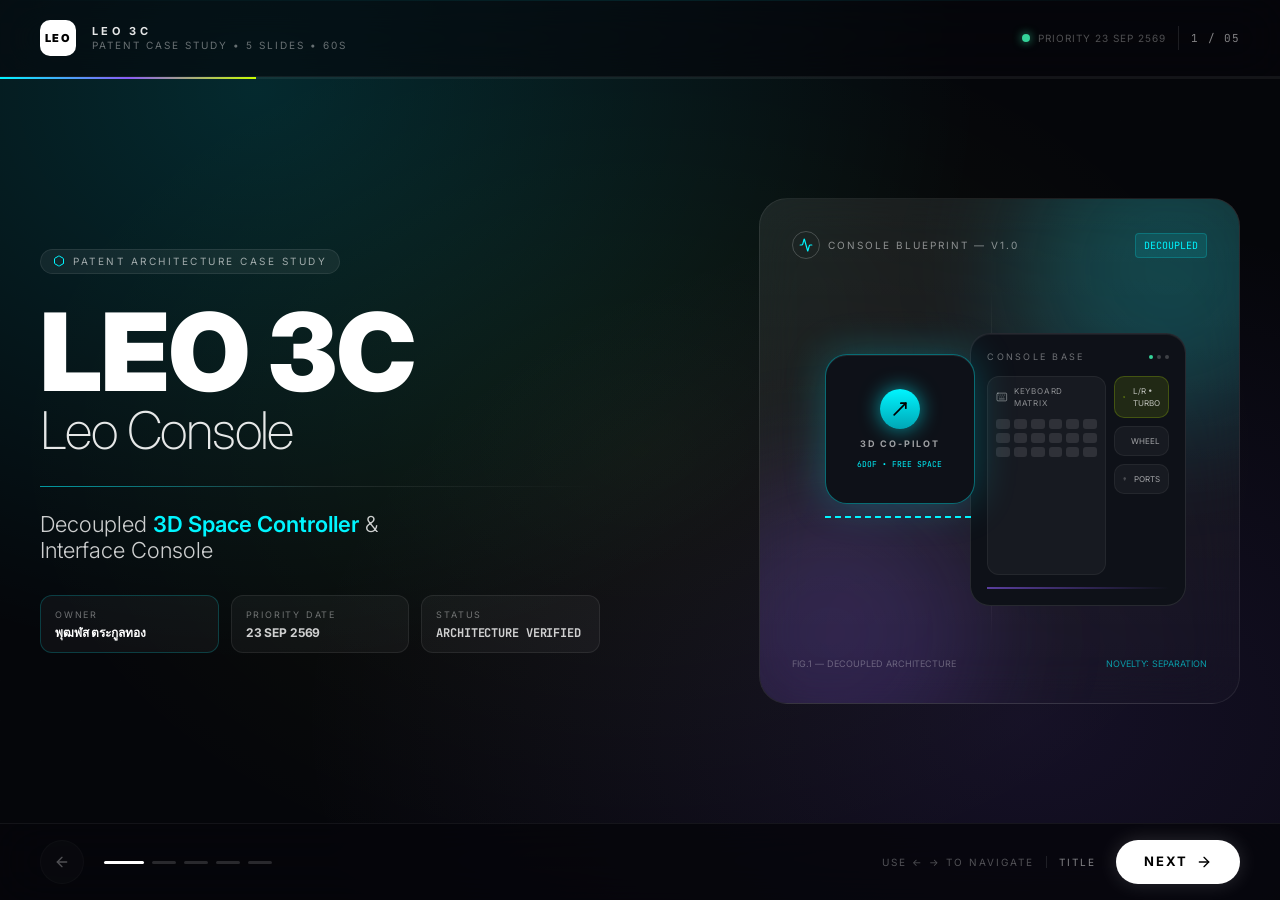
<file: leo_x5f_3c_x5f_minute_x5f_pitch.html>
<!DOCTYPE html>
<html lang="en">
<head>
  <meta charset="UTF-8">
  <meta name="viewport" content="width=device-width, initial-scale=1">
  <title>React Artifact</title>
  <style>*,:after,:before{--tw-border-spacing-x:0;--tw-border-spacing-y:0;--tw-translate-x:0;--tw-translate-y:0;--tw-rotate:0;--tw-skew-x:0;--tw-skew-y:0;--tw-scale-x:1;--tw-scale-y:1;--tw-pan-x: ;--tw-pan-y: ;--tw-pinch-zoom: ;--tw-scroll-snap-strictness:proximity;--tw-gradient-from-position: ;--tw-gradient-via-position: ;--tw-gradient-to-position: ;--tw-ordinal: ;--tw-slashed-zero: ;--tw-numeric-figure: ;--tw-numeric-spacing: ;--tw-numeric-fraction: ;--tw-ring-inset: ;--tw-ring-offset-width:0px;--tw-ring-offset-color:#fff;--tw-ring-color:rgba(59,130,246,.5);--tw-ring-offset-shadow:0 0 #0000;--tw-ring-shadow:0 0 #0000;--tw-shadow:0 0 #0000;--tw-shadow-colored:0 0 #0000;--tw-blur: ;--tw-brightness: ;--tw-contrast: ;--tw-grayscale: ;--tw-hue-rotate: ;--tw-invert: ;--tw-saturate: ;--tw-sepia: ;--tw-drop-shadow: ;--tw-backdrop-blur: ;--tw-backdrop-brightness: ;--tw-backdrop-contrast: ;--tw-backdrop-grayscale: ;--tw-backdrop-hue-rotate: ;--tw-backdrop-invert: ;--tw-backdrop-opacity: ;--tw-backdrop-saturate: ;--tw-backdrop-sepia: ;--tw-contain-size: ;--tw-contain-layout: ;--tw-contain-paint: ;--tw-contain-style: }::backdrop{--tw-border-spacing-x:0;--tw-border-spacing-y:0;--tw-translate-x:0;--tw-translate-y:0;--tw-rotate:0;--tw-skew-x:0;--tw-skew-y:0;--tw-scale-x:1;--tw-scale-y:1;--tw-pan-x: ;--tw-pan-y: ;--tw-pinch-zoom: ;--tw-scroll-snap-strictness:proximity;--tw-gradient-from-position: ;--tw-gradient-via-position: ;--tw-gradient-to-position: ;--tw-ordinal: ;--tw-slashed-zero: ;--tw-numeric-figure: ;--tw-numeric-spacing: ;--tw-numeric-fraction: ;--tw-ring-inset: ;--tw-ring-offset-width:0px;--tw-ring-offset-color:#fff;--tw-ring-color:rgba(59,130,246,.5);--tw-ring-offset-shadow:0 0 #0000;--tw-ring-shadow:0 0 #0000;--tw-shadow:0 0 #0000;--tw-shadow-colored:0 0 #0000;--tw-blur: ;--tw-brightness: ;--tw-contrast: ;--tw-grayscale: ;--tw-hue-rotate: ;--tw-invert: ;--tw-saturate: ;--tw-sepia: ;--tw-drop-shadow: ;--tw-backdrop-blur: ;--tw-backdrop-brightness: ;--tw-backdrop-contrast: ;--tw-backdrop-grayscale: ;--tw-backdrop-hue-rotate: ;--tw-backdrop-invert: ;--tw-backdrop-opacity: ;--tw-backdrop-saturate: ;--tw-backdrop-sepia: ;--tw-contain-size: ;--tw-contain-layout: ;--tw-contain-paint: ;--tw-contain-style: }/*! tailwindcss v3.4.18 | MIT License | https://tailwindcss.com*/*,:after,:before{box-sizing:border-box;border:0 solid #e5e7eb}:after,:before{--tw-content:""}:host,html{line-height:1.5;-webkit-text-size-adjust:100%;-moz-tab-size:4;-o-tab-size:4;tab-size:4;font-family:ui-sans-serif,system-ui,sans-serif,Apple Color Emoji,Segoe UI Emoji,Segoe UI Symbol,Noto Color Emoji;font-feature-settings:normal;font-variation-settings:normal;-webkit-tap-highlight-color:transparent}body{line-height:inherit}hr{height:0;color:inherit;border-top-width:1px}abbr:where([title]){-webkit-text-decoration:underline dotted;text-decoration:underline dotted}h1,h2,h3,h4,h5,h6{font-size:inherit;font-weight:inherit}a{color:inherit;text-decoration:inherit}b,strong{font-weight:bolder}code,kbd,pre,samp{font-family:ui-monospace,SFMono-Regular,Menlo,Monaco,Consolas,Liberation Mono,Courier New,monospace;font-feature-settings:normal;font-variation-settings:normal;font-size:1em}small{font-size:80%}sub,sup{font-size:75%;line-height:0;position:relative;vertical-align:baseline}sub{bottom:-.25em}sup{top:-.5em}table{text-indent:0;border-color:inherit;border-collapse:collapse}button,input,optgroup,select,textarea{font-family:inherit;font-feature-settings:inherit;font-variation-settings:inherit;font-size:100%;font-weight:inherit;line-height:inherit;letter-spacing:inherit;color:inherit;margin:0;padding:0}button,select{text-transform:none}button,input:where([type=button]),input:where([type=reset]),input:where([type=submit]){-webkit-appearance:button;background-color:transparent;background-image:none}:-moz-focusring{outline:auto}:-moz-ui-invalid{box-shadow:none}progress{vertical-align:baseline}::-webkit-inner-spin-button,::-webkit-outer-spin-button{height:auto}[type=search]{-webkit-appearance:textfield;outline-offset:-2px}::-webkit-search-decoration{-webkit-appearance:none}::-webkit-file-upload-button{-webkit-appearance:button;font:inherit}summary{display:list-item}blockquote,dd,dl,figure,h1,h2,h3,h4,h5,h6,hr,p,pre{margin:0}fieldset{margin:0}fieldset,legend{padding:0}menu,ol,ul{list-style:none;margin:0;padding:0}dialog{padding:0}textarea{resize:vertical}input::-moz-placeholder,textarea::-moz-placeholder{opacity:1;color:#9ca3af}input::placeholder,textarea::placeholder{opacity:1;color:#9ca3af}[role=button],button{cursor:pointer}:disabled{cursor:default}audio,canvas,embed,iframe,img,object,svg,video{display:block;vertical-align:middle}img,video{max-width:100%;height:auto}[hidden]:where(:not([hidden=until-found])){display:none}.pointer-events-none{pointer-events:none}.absolute{position:absolute}.relative{position:relative}.-inset-2{inset:-.5rem}.inset-0{inset:0}.-bottom-20{bottom:-5rem}.-left-20{left:-5rem}.-right-10{right:-2.5rem}.-right-20{right:-5rem}.-right-6{right:-1.5rem}.-top-10{top:-2.5rem}.-top-20{top:-5rem}.bottom-0{bottom:0}.bottom-\[10\%\]{bottom:10%}.left-0{left:0}.left-\[46\%\]{left:46%}.left-\[48\%\]{left:48%}.left-\[8\%\]{left:8%}.right-0{right:0}.right-\[5\%\]{right:5%}.top-0{top:0}.top-1\/2{top:50%}.top-\[12\%\]{top:12%}.top-\[18\%\]{top:18%}.top-\[18px\]{top:18px}.z-10{z-index:10}.z-20{z-index:20}.col-span-12{grid-column:span 12/span 12}.col-span-3{grid-column:span 3/span 3}.col-span-4{grid-column:span 4/span 4}.col-span-5{grid-column:span 5/span 5}.col-span-7{grid-column:span 7/span 7}.col-span-8{grid-column:span 8/span 8}.-mt-\[2px\]{margin-top:-2px}.mb-1{margin-bottom:.25rem}.mb-10{margin-bottom:2.5rem}.mb-2{margin-bottom:.5rem}.mb-3{margin-bottom:.75rem}.mb-4{margin-bottom:1rem}.mb-5{margin-bottom:1.25rem}.mb-6{margin-bottom:1.5rem}.mb-8{margin-bottom:2rem}.ml-1{margin-left:.25rem}.ml-2{margin-left:.5rem}.mr-2{margin-right:.5rem}.mt-1{margin-top:.25rem}.mt-2{margin-top:.5rem}.mt-3{margin-top:.75rem}.mt-4{margin-top:1rem}.mt-5{margin-top:1.25rem}.mt-6{margin-top:1.5rem}.mt-8{margin-top:2rem}.mt-auto{margin-top:auto}.block{display:block}.flex{display:flex}.inline-flex{display:inline-flex}.grid{display:grid}.hidden{display:none}.aspect-\[4\/3\]{aspect-ratio:4/3}.aspect-square{aspect-ratio:1/1}.h-1{height:.25rem}.h-1\.5{height:.375rem}.h-10{height:2.5rem}.h-11{height:2.75rem}.h-16{height:4rem}.h-2{height:.5rem}.h-2\.5{height:.625rem}.h-3{height:.75rem}.h-3\.5{height:.875rem}.h-4{height:1rem}.h-40{height:10rem}.h-5{height:1.25rem}.h-6{height:1.5rem}.h-7{height:1.75rem}.h-8{height:2rem}.h-9{height:2.25rem}.h-\[1px\]{height:1px}.h-\[200px\]{height:200px}.h-\[2px\]{height:2px}.h-\[300px\]{height:300px}.h-\[3px\]{height:3px}.h-\[9px\]{height:9px}.h-full{height:100%}.min-h-\[560px\]{min-height:560px}.min-h-screen{min-height:100vh}.w-1{width:.25rem}.w-1\.5{width:.375rem}.w-10{width:2.5rem}.w-11{width:2.75rem}.w-16{width:4rem}.w-2{width:.5rem}.w-2\.5{width:.625rem}.w-3{width:.75rem}.w-3\.5{width:.875rem}.w-4{width:1rem}.w-40{width:10rem}.w-5{width:1.25rem}.w-6{width:1.5rem}.w-7{width:1.75rem}.w-8{width:2rem}.w-9{width:2.25rem}.w-\[120px\]{width:120px}.w-\[1px\]{width:1px}.w-\[20\%\]{width:20%}.w-\[200px\]{width:200px}.w-\[280px\]{width:280px}.w-\[28px\]{width:28px}.w-\[300px\]{width:300px}.w-\[35\%\]{width:35%}.w-\[52\%\]{width:52%}.w-fit{width:-moz-fit-content;width:fit-content}.w-full{width:100%}.max-w-\[1280px\]{max-width:1280px}.max-w-\[32ch\]{max-width:32ch}.max-w-\[560px\]{max-width:560px}.flex-1{flex:1 1 0%}.shrink-0{flex-shrink:0}.-translate-y-1\/2{--tw-translate-y:-50%}.-rotate-0,.-translate-y-1\/2{transform:translate(var(--tw-translate-x),var(--tw-translate-y)) rotate(var(--tw-rotate)) skewX(var(--tw-skew-x)) skewY(var(--tw-skew-y)) scaleX(var(--tw-scale-x)) scaleY(var(--tw-scale-y))}.-rotate-0{--tw-rotate:-0deg}.transform{transform:translate(var(--tw-translate-x),var(--tw-translate-y)) rotate(var(--tw-rotate)) skewX(var(--tw-skew-x)) skewY(var(--tw-skew-y)) scaleX(var(--tw-scale-x)) scaleY(var(--tw-scale-y))}@keyframes ping{75%,to{transform:scale(2);opacity:0}}.animate-ping{animation:ping 1s cubic-bezier(0,0,.2,1) infinite}@keyframes pulse{50%{opacity:.5}}.animate-pulse{animation:pulse 2s cubic-bezier(.4,0,.6,1) infinite}.grid-cols-1{grid-template-columns:repeat(1,minmax(0,1fr))}.grid-cols-12{grid-template-columns:repeat(12,minmax(0,1fr))}.grid-cols-2{grid-template-columns:repeat(2,minmax(0,1fr))}.grid-cols-3{grid-template-columns:repeat(3,minmax(0,1fr))}.grid-cols-6{grid-template-columns:repeat(6,minmax(0,1fr))}.grid-cols-8{grid-template-columns:repeat(8,minmax(0,1fr))}.grid-rows-3{grid-template-rows:repeat(3,minmax(0,1fr))}.flex-col{flex-direction:column}.flex-wrap{flex-wrap:wrap}.items-start{align-items:flex-start}.items-center{align-items:center}.items-stretch{align-items:stretch}.justify-center{justify-content:center}.justify-between{justify-content:space-between}.gap-1{gap:.25rem}.gap-1\.5{gap:.375rem}.gap-2{gap:.5rem}.gap-3{gap:.75rem}.gap-4{gap:1rem}.gap-5{gap:1.25rem}.gap-6{gap:1.5rem}.space-y-3>:not([hidden])~:not([hidden]){--tw-space-y-reverse:0;margin-top:calc(.75rem*(1 - var(--tw-space-y-reverse)));margin-bottom:calc(.75rem*var(--tw-space-y-reverse))}.overflow-hidden{overflow:hidden}.break-all{word-break:break-all}.rounded{border-radius:.25rem}.rounded-\[10px\]{border-radius:10px}.rounded-\[12px\]{border-radius:12px}.rounded-\[14px\]{border-radius:14px}.rounded-\[16px\]{border-radius:16px}.rounded-\[18px\]{border-radius:18px}.rounded-\[20px\]{border-radius:20px}.rounded-\[22px\]{border-radius:22px}.rounded-\[24px\]{border-radius:24px}.rounded-\[28px\]{border-radius:28px}.rounded-\[3px\]{border-radius:3px}.rounded-full{border-radius:9999px}.border{border-width:1px}.border-2{border-width:2px}.border-b{border-bottom-width:1px}.border-l{border-left-width:1px}.border-t{border-top-width:1px}.border-\[\#00F5FF\]\/20{border-color:rgba(0,245,255,.2)}.border-\[\#00F5FF\]\/30{border-color:rgba(0,245,255,.3)}.border-\[\#00F5FF\]\/40{border-color:rgba(0,245,255,.4)}.border-\[\#8B5CF6\]\/20{border-color:rgba(139,92,246,.2)}.border-\[\#8B5CF6\]\/30{border-color:rgba(139,92,246,.3)}.border-\[\#C8FF00\]\/20{border-color:rgba(200,255,0,.2)}.border-\[\#C8FF00\]\/30{border-color:rgba(200,255,0,.3)}.border-\[\#FF3B3B\]\/20{border-color:rgba(255,59,59,.2)}.border-\[\#FF3B3B\]\/30{border-color:rgba(255,59,59,.3)}.border-\[\#FF3B3B\]\/\[0\.15\]{border-color:rgba(255,59,59,.15)}.border-\[\#FF8A00\]\/20{border-color:rgba(255,138,0,.2)}.border-emerald-500\/20{border-color:rgba(16,185,129,.2)}.border-emerald-500\/30{border-color:rgba(16,185,129,.3)}.border-white\/10{border-color:hsla(0,0%,100%,.1)}.border-white\/20{border-color:hsla(0,0%,100%,.2)}.border-white\/\[0\.04\]{border-color:hsla(0,0%,100%,.04)}.border-white\/\[0\.06\]{border-color:hsla(0,0%,100%,.06)}.border-white\/\[0\.08\]{border-color:hsla(0,0%,100%,.08)}.bg-\[\#00F5FF\]{--tw-bg-opacity:1;background-color:rgb(0 245 255/var(--tw-bg-opacity,1))}.bg-\[\#00F5FF\]\/10{background-color:rgba(0,245,255,.1)}.bg-\[\#00F5FF\]\/15{background-color:rgba(0,245,255,.15)}.bg-\[\#00F5FF\]\/20{background-color:rgba(0,245,255,.2)}.bg-\[\#00F5FF\]\/60{background-color:rgba(0,245,255,.6)}.bg-\[\#00F5FF\]\/\[0\.04\]{background-color:rgba(0,245,255,.04)}.bg-\[\#00F5FF\]\/\[0\.06\]{background-color:rgba(0,245,255,.06)}.bg-\[\#05060A\]{--tw-bg-opacity:1;background-color:rgb(5 6 10/var(--tw-bg-opacity,1))}.bg-\[\#05060A\]\/60{background-color:rgba(5,6,10,.6)}.bg-\[\#05060A\]\/80{background-color:rgba(5,6,10,.8)}.bg-\[\#0A0D14\]{--tw-bg-opacity:1;background-color:rgb(10 13 20/var(--tw-bg-opacity,1))}.bg-\[\#0E1118\]{--tw-bg-opacity:1;background-color:rgb(14 17 24/var(--tw-bg-opacity,1))}.bg-\[\#10131C\]{--tw-bg-opacity:1;background-color:rgb(16 19 28/var(--tw-bg-opacity,1))}.bg-\[\#8B5CF6\]\/15{background-color:rgba(139,92,246,.15)}.bg-\[\#8B5CF6\]\/20{background-color:rgba(139,92,246,.2)}.bg-\[\#C8FF00\]{--tw-bg-opacity:1;background-color:rgb(200 255 0/var(--tw-bg-opacity,1))}.bg-\[\#C8FF00\]\/10{background-color:rgba(200,255,0,.1)}.bg-\[\#C8FF00\]\/15{background-color:rgba(200,255,0,.15)}.bg-\[\#C8FF00\]\/20{background-color:rgba(200,255,0,.2)}.bg-\[\#FF3B3B\]{--tw-bg-opacity:1;background-color:rgb(255 59 59/var(--tw-bg-opacity,1))}.bg-\[\#FF3B3B\]\/10{background-color:rgba(255,59,59,.1)}.bg-\[\#FF3B3B\]\/15{background-color:rgba(255,59,59,.15)}.bg-\[\#FF3B3B\]\/\[0\.06\]{background-color:rgba(255,59,59,.06)}.bg-\[\#FF8A00\]\/10{background-color:rgba(255,138,0,.1)}.bg-black\/30{background-color:rgba(0,0,0,.3)}.bg-black\/40{background-color:rgba(0,0,0,.4)}.bg-black\/60{background-color:rgba(0,0,0,.6)}.bg-emerald-400{--tw-bg-opacity:1;background-color:rgb(52 211 153/var(--tw-bg-opacity,1))}.bg-emerald-500\/10{background-color:rgba(16,185,129,.1)}.bg-emerald-500\/15{background-color:rgba(16,185,129,.15)}.bg-white{--tw-bg-opacity:1;background-color:rgb(255 255 255/var(--tw-bg-opacity,1))}.bg-white\/10{background-color:hsla(0,0%,100%,.1)}.bg-white\/15{background-color:hsla(0,0%,100%,.15)}.bg-white\/20{background-color:hsla(0,0%,100%,.2)}.bg-white\/30{background-color:hsla(0,0%,100%,.3)}.bg-white\/40{background-color:hsla(0,0%,100%,.4)}.bg-white\/\[0\.02\]{background-color:hsla(0,0%,100%,.02)}.bg-white\/\[0\.03\]{background-color:hsla(0,0%,100%,.03)}.bg-white\/\[0\.04\]{background-color:hsla(0,0%,100%,.04)}.bg-white\/\[0\.05\]{background-color:hsla(0,0%,100%,.05)}.bg-white\/\[0\.06\]{background-color:hsla(0,0%,100%,.06)}.bg-\[radial-gradient\(ellipse_at_20\%_10\%\2c rgba\(0\2c 245\2c 255\2c 0\.15\)\2c transparent_50\%\)\2c radial-gradient\(ellipse_at_80\%_80\%\2c rgba\(139\2c 92\2c 246\2c 0\.12\)\2c transparent_50\%\)\2c radial-gradient\(ellipse_at_50\%_50\%\2c rgba\(200\2c 255\2c 0\2c 0\.05\)\2c transparent_70\%\)\]{background-image:radial-gradient(ellipse at 20% 10%,rgba(0,245,255,.15),transparent 50%),radial-gradient(ellipse at 80% 80%,rgba(139,92,246,.12),transparent 50%),radial-gradient(ellipse at 50% 50%,rgba(200,255,0,.05),transparent 70%)}.bg-\[radial-gradient\(ellipse_at_20\%_10\%\2c rgba\(139\2c 92\2c 246\2c 0\.12\)\2c transparent_60\%\)\2c radial-gradient\(ellipse_at_80\%_90\%\2c rgba\(0\2c 245\2c 255\2c 0\.08\)\2c transparent_60\%\)\]{background-image:radial-gradient(ellipse at 20% 10%,rgba(139,92,246,.12),transparent 60%),radial-gradient(ellipse at 80% 90%,rgba(0,245,255,.08),transparent 60%)}.bg-\[radial-gradient\(ellipse_at_30\%_20\%\2c rgba\(0\2c 245\2c 255\2c 0\.12\)\2c transparent_60\%\)\2c radial-gradient\(ellipse_at_80\%_80\%\2c rgba\(200\2c 255\2c 0\2c 0\.08\)\2c transparent_60\%\)\]{background-image:radial-gradient(ellipse at 30% 20%,rgba(0,245,255,.12),transparent 60%),radial-gradient(ellipse at 80% 80%,rgba(200,255,0,.08),transparent 60%)}.bg-gradient-to-b{background-image:linear-gradient(to bottom,var(--tw-gradient-stops))}.bg-gradient-to-br{background-image:linear-gradient(to bottom right,var(--tw-gradient-stops))}.bg-gradient-to-r{background-image:linear-gradient(to right,var(--tw-gradient-stops))}.from-\[\#00F5FF\]{--tw-gradient-from:#00f5ff var(--tw-gradient-from-position);--tw-gradient-to:rgba(0,245,255,0) var(--tw-gradient-to-position);--tw-gradient-stops:var(--tw-gradient-from),var(--tw-gradient-to)}.from-\[\#00F5FF\]\/15{--tw-gradient-from:rgba(0,245,255,.15) var(--tw-gradient-from-position);--tw-gradient-to:rgba(0,245,255,0) var(--tw-gradient-to-position);--tw-gradient-stops:var(--tw-gradient-from),var(--tw-gradient-to)}.from-\[\#00F5FF\]\/60{--tw-gradient-from:rgba(0,245,255,.6) var(--tw-gradient-from-position);--tw-gradient-to:rgba(0,245,255,0) var(--tw-gradient-to-position);--tw-gradient-stops:var(--tw-gradient-from),var(--tw-gradient-to)}.from-\[\#131A28\]{--tw-gradient-from:#131a28 var(--tw-gradient-from-position);--tw-gradient-to:rgba(19,26,40,0) var(--tw-gradient-to-position);--tw-gradient-stops:var(--tw-gradient-from),var(--tw-gradient-to)}.from-\[\#161B27\]{--tw-gradient-from:#161b27 var(--tw-gradient-from-position);--tw-gradient-to:rgba(22,27,39,0) var(--tw-gradient-to-position);--tw-gradient-stops:var(--tw-gradient-from),var(--tw-gradient-to)}.from-\[\#8B5CF6\]\/15{--tw-gradient-from:rgba(139,92,246,.15) var(--tw-gradient-from-position);--tw-gradient-to:rgba(139,92,246,0) var(--tw-gradient-to-position);--tw-gradient-stops:var(--tw-gradient-from),var(--tw-gradient-to)}.from-\[\#8B5CF6\]\/60{--tw-gradient-from:rgba(139,92,246,.6) var(--tw-gradient-from-position);--tw-gradient-to:rgba(139,92,246,0) var(--tw-gradient-to-position);--tw-gradient-stops:var(--tw-gradient-from),var(--tw-gradient-to)}.from-\[\#C8FF00\]\/15{--tw-gradient-from:rgba(200,255,0,.15) var(--tw-gradient-from-position);--tw-gradient-to:rgba(200,255,0,0) var(--tw-gradient-to-position);--tw-gradient-stops:var(--tw-gradient-from),var(--tw-gradient-to)}.from-emerald-400{--tw-gradient-from:#34d399 var(--tw-gradient-from-position);--tw-gradient-to:rgba(52,211,153,0) var(--tw-gradient-to-position);--tw-gradient-stops:var(--tw-gradient-from),var(--tw-gradient-to)}.from-transparent{--tw-gradient-from:transparent var(--tw-gradient-from-position);--tw-gradient-to:transparent var(--tw-gradient-to-position);--tw-gradient-stops:var(--tw-gradient-from),var(--tw-gradient-to)}.from-white\/\[0\.06\]{--tw-gradient-from:hsla(0,0%,100%,.06) var(--tw-gradient-from-position);--tw-gradient-to:hsla(0,0%,100%,0) var(--tw-gradient-to-position);--tw-gradient-stops:var(--tw-gradient-from),var(--tw-gradient-to)}.from-white\/\[0\.08\]{--tw-gradient-from:hsla(0,0%,100%,.08) var(--tw-gradient-from-position);--tw-gradient-to:hsla(0,0%,100%,0) var(--tw-gradient-to-position);--tw-gradient-stops:var(--tw-gradient-from),var(--tw-gradient-to)}.via-\[\#00F5FF\]\/50{--tw-gradient-to:rgba(0,245,255,0) var(--tw-gradient-to-position);--tw-gradient-stops:var(--tw-gradient-from),rgba(0,245,255,.5) var(--tw-gradient-via-position),var(--tw-gradient-to)}.via-\[\#8B5CF6\]{--tw-gradient-to:rgba(139,92,246,0) var(--tw-gradient-to-position);--tw-gradient-stops:var(--tw-gradient-from),#8b5cf6 var(--tw-gradient-via-position),var(--tw-gradient-to)}.via-white\/10{--tw-gradient-to:hsla(0,0%,100%,0) var(--tw-gradient-to-position);--tw-gradient-stops:var(--tw-gradient-from),hsla(0,0%,100%,.1) var(--tw-gradient-via-position),var(--tw-gradient-to)}.via-white\/20{--tw-gradient-to:hsla(0,0%,100%,0) var(--tw-gradient-to-position);--tw-gradient-stops:var(--tw-gradient-from),hsla(0,0%,100%,.2) var(--tw-gradient-via-position),var(--tw-gradient-to)}.to-\[\#00A6B5\]{--tw-gradient-to:#00a6b5 var(--tw-gradient-to-position)}.to-\[\#00F5FF\]\/10{--tw-gradient-to:rgba(0,245,255,.1) var(--tw-gradient-to-position)}.to-\[\#0E121E\]{--tw-gradient-to:#0e121e var(--tw-gradient-to-position)}.to-\[\#0F131E\]{--tw-gradient-to:#0f131e var(--tw-gradient-to-position)}.to-\[\#8B5CF6\]\/15{--tw-gradient-to:rgba(139,92,246,.15) var(--tw-gradient-to-position)}.to-\[\#C8FF00\]{--tw-gradient-to:#c8ff00 var(--tw-gradient-to-position)}.to-\[\#C8FF00\]\/5{--tw-gradient-to:rgba(200,255,0,.05) var(--tw-gradient-to-position)}.to-transparent{--tw-gradient-to:transparent var(--tw-gradient-to-position)}.to-white\/\[0\.02\]{--tw-gradient-to:hsla(0,0%,100%,.02) var(--tw-gradient-to-position)}.p-2{padding:.5rem}.p-2\.5{padding:.625rem}.p-3{padding:.75rem}.p-4{padding:1rem}.p-5{padding:1.25rem}.p-6{padding:1.5rem}.px-2{padding-left:.5rem;padding-right:.5rem}.px-2\.5{padding-left:.625rem;padding-right:.625rem}.px-3{padding-left:.75rem;padding-right:.75rem}.px-3\.5{padding-left:.875rem;padding-right:.875rem}.px-4{padding-left:1rem;padding-right:1rem}.px-5{padding-left:1.25rem;padding-right:1.25rem}.px-6{padding-left:1.5rem;padding-right:1.5rem}.py-1{padding-top:.25rem;padding-bottom:.25rem}.py-1\.5{padding-top:.375rem;padding-bottom:.375rem}.py-2{padding-top:.5rem;padding-bottom:.5rem}.py-2\.5{padding-top:.625rem;padding-bottom:.625rem}.py-3{padding-top:.75rem;padding-bottom:.75rem}.py-3\.5{padding-top:.875rem;padding-bottom:.875rem}.py-4{padding-top:1rem;padding-bottom:1rem}.py-5{padding-top:1.25rem;padding-bottom:1.25rem}.py-6{padding-top:1.5rem;padding-bottom:1.5rem}.pt-4{padding-top:1rem}.text-center{text-align:center}.font-\[Inter\2c system-ui\2c sans-serif\]{font-family:Inter,system-ui,sans-serif}.font-mono{font-family:ui-monospace,SFMono-Regular,Menlo,Monaco,Consolas,Liberation Mono,Courier New,monospace}.text-\[10px\]{font-size:10px}.text-\[11px\]{font-size:11px}.text-\[12px\]{font-size:12px}.text-\[13px\]{font-size:13px}.text-\[14px\]{font-size:14px}.text-\[15px\]{font-size:15px}.text-\[16px\]{font-size:16px}.text-\[18px\]{font-size:18px}.text-\[28px\]{font-size:28px}.text-\[32px\]{font-size:32px}.text-\[56px\]{font-size:56px}.text-\[8px\]{font-size:8px}.text-\[9px\]{font-size:9px}.font-black{font-weight:900}.font-bold{font-weight:700}.font-extralight{font-weight:200}.font-light{font-weight:300}.font-medium{font-weight:500}.font-normal{font-weight:400}.font-semibold{font-weight:600}.not-italic{font-style:normal}.leading-\[0\.85\]{line-height:.85}.leading-\[0\.95\]{line-height:.95}.leading-\[1\.2\]{line-height:1.2}.leading-\[1\.35\]{line-height:1.35}.leading-\[1\.4\]{line-height:1.4}.leading-\[1\.5\]{line-height:1.5}.tracking-\[-0\.01em\]{letter-spacing:-.01em}.tracking-\[-0\.03em\]{letter-spacing:-.03em}.tracking-\[-0\.04em\]{letter-spacing:-.04em}.tracking-\[0\.15em\]{letter-spacing:.15em}.tracking-\[0\.1em\]{letter-spacing:.1em}.tracking-\[0\.25em\]{letter-spacing:.25em}.tracking-\[0\.2em\]{letter-spacing:.2em}.tracking-\[0\.3em\]{letter-spacing:.3em}.tracking-wide{letter-spacing:.025em}.tracking-widest{letter-spacing:.1em}.text-\[\#00F5FF\]{--tw-text-opacity:1;color:rgb(0 245 255/var(--tw-text-opacity,1))}.text-\[\#00F5FF\]\/60{color:rgba(0,245,255,.6)}.text-\[\#00F5FF\]\/70{color:rgba(0,245,255,.7)}.text-\[\#8B5CF6\]{--tw-text-opacity:1;color:rgb(139 92 246/var(--tw-text-opacity,1))}.text-\[\#C8FF00\]{--tw-text-opacity:1;color:rgb(200 255 0/var(--tw-text-opacity,1))}.text-\[\#FF3B3B\]{--tw-text-opacity:1;color:rgb(255 59 59/var(--tw-text-opacity,1))}.text-\[\#FF8A00\]{--tw-text-opacity:1;color:rgb(255 138 0/var(--tw-text-opacity,1))}.text-black{--tw-text-opacity:1;color:rgb(0 0 0/var(--tw-text-opacity,1))}.text-emerald-400{--tw-text-opacity:1;color:rgb(52 211 153/var(--tw-text-opacity,1))}.text-white{--tw-text-opacity:1;color:rgb(255 255 255/var(--tw-text-opacity,1))}.text-white\/30{color:hsla(0,0%,100%,.3)}.text-white\/40{color:hsla(0,0%,100%,.4)}.text-white\/50{color:hsla(0,0%,100%,.5)}.text-white\/60{color:hsla(0,0%,100%,.6)}.text-white\/70{color:hsla(0,0%,100%,.7)}.text-white\/80{color:hsla(0,0%,100%,.8)}.text-white\/85{color:hsla(0,0%,100%,.85)}.text-white\/90{color:hsla(0,0%,100%,.9)}.opacity-20{opacity:.2}.opacity-60{opacity:.6}.opacity-\[0\.04\]{opacity:.04}.mix-blend-overlay{mix-blend-mode:overlay}.shadow-\[0_0_10px_rgba\(52\2c 211\2c 153\2c 0\.8\)\]{--tw-shadow:0 0 10px rgba(52,211,153,.8);--tw-shadow-colored:0 0 10px var(--tw-shadow-color);box-shadow:var(--tw-ring-offset-shadow,0 0 #0000),var(--tw-ring-shadow,0 0 #0000),var(--tw-shadow)}.shadow-\[0_0_20px_rgba\(0\2c 245\2c 255\2c 0\.6\)\]{--tw-shadow:0 0 20px rgba(0,245,255,.6);--tw-shadow-colored:0 0 20px var(--tw-shadow-color);box-shadow:var(--tw-ring-offset-shadow,0 0 #0000),var(--tw-ring-shadow,0 0 #0000),var(--tw-shadow)}.shadow-\[0_0_20px_rgba\(255\2c 255\2c 255\2c 0\.15\)\]{--tw-shadow:0 0 20px hsla(0,0%,100%,.15);--tw-shadow-colored:0 0 20px var(--tw-shadow-color);box-shadow:var(--tw-ring-offset-shadow,0 0 #0000),var(--tw-ring-shadow,0 0 #0000),var(--tw-shadow)}.shadow-\[0_0_30px_rgba\(0\2c 245\2c 255\2c 0\.6\)\]{--tw-shadow:0 0 30px rgba(0,245,255,.6);--tw-shadow-colored:0 0 30px var(--tw-shadow-color);box-shadow:var(--tw-ring-offset-shadow,0 0 #0000),var(--tw-ring-shadow,0 0 #0000),var(--tw-shadow)}.shadow-\[0_0_40px_rgba\(0\2c 245\2c 255\2c 0\.25\)\2c inset_0_1px_0_rgba\(255\2c 255\2c 255\2c 0\.08\)\]{--tw-shadow:0 0 40px rgba(0,245,255,.25),inset 0 1px 0 hsla(0,0%,100%,.08);--tw-shadow-colored:0 0 40px var(--tw-shadow-color),inset 0 1px 0 var(--tw-shadow-color);box-shadow:var(--tw-ring-offset-shadow,0 0 #0000),var(--tw-ring-shadow,0 0 #0000),var(--tw-shadow)}.shadow-\[0_0_60px_rgba\(0\2c 245\2c 255\2c 0\.25\)\2c inset_0_1px_0_rgba\(255\2c 255\2c 255\2c 0\.1\)\]{--tw-shadow:0 0 60px rgba(0,245,255,.25),inset 0 1px 0 hsla(0,0%,100%,.1);--tw-shadow-colored:0 0 60px var(--tw-shadow-color),inset 0 1px 0 var(--tw-shadow-color);box-shadow:var(--tw-ring-offset-shadow,0 0 #0000),var(--tw-ring-shadow,0 0 #0000),var(--tw-shadow)}.shadow-\[0_0_8px_\#C8FF00\]{--tw-shadow:0 0 8px #c8ff00;--tw-shadow-colored:0 0 8px var(--tw-shadow-color)}.shadow-\[0_0_8px_\#C8FF00\],.shadow-\[0_0_8px_rgba\(52\2c 211\2c 153\2c 0\.8\)\]{box-shadow:var(--tw-ring-offset-shadow,0 0 #0000),var(--tw-ring-shadow,0 0 #0000),var(--tw-shadow)}.shadow-\[0_0_8px_rgba\(52\2c 211\2c 153\2c 0\.8\)\]{--tw-shadow:0 0 8px rgba(52,211,153,.8);--tw-shadow-colored:0 0 8px var(--tw-shadow-color)}.shadow-\[inset_0_1px_0_rgba\(255\2c 255\2c 255\2c 0\.06\)\]{--tw-shadow:inset 0 1px 0 hsla(0,0%,100%,.06);--tw-shadow-colored:inset 0 1px 0 var(--tw-shadow-color);box-shadow:var(--tw-ring-offset-shadow,0 0 #0000),var(--tw-ring-shadow,0 0 #0000),var(--tw-shadow)}.shadow-\[inset_0_1px_0_rgba\(255\2c 255\2c 255\2c 0\.08\)\]{--tw-shadow:inset 0 1px 0 hsla(0,0%,100%,.08);--tw-shadow-colored:inset 0 1px 0 var(--tw-shadow-color);box-shadow:var(--tw-ring-offset-shadow,0 0 #0000),var(--tw-ring-shadow,0 0 #0000),var(--tw-shadow)}.blur-\[30px\]{--tw-blur:blur(30px)}.blur-\[30px\],.blur-\[40px\]{filter:var(--tw-blur) var(--tw-brightness) var(--tw-contrast) var(--tw-grayscale) var(--tw-hue-rotate) var(--tw-invert) var(--tw-saturate) var(--tw-sepia) var(--tw-drop-shadow)}.blur-\[40px\]{--tw-blur:blur(40px)}.blur-\[60px\]{--tw-blur:blur(60px);filter:var(--tw-blur) var(--tw-brightness) var(--tw-contrast) var(--tw-grayscale) var(--tw-hue-rotate) var(--tw-invert) var(--tw-saturate) var(--tw-sepia) var(--tw-drop-shadow)}.backdrop-blur-xl{--tw-backdrop-blur:blur(24px);backdrop-filter:var(--tw-backdrop-blur) var(--tw-backdrop-brightness) var(--tw-backdrop-contrast) var(--tw-backdrop-grayscale) var(--tw-backdrop-hue-rotate) var(--tw-backdrop-invert) var(--tw-backdrop-opacity) var(--tw-backdrop-saturate) var(--tw-backdrop-sepia)}.transition{transition-property:color,background-color,border-color,text-decoration-color,fill,stroke,opacity,box-shadow,transform,filter,backdrop-filter;transition-timing-function:cubic-bezier(.4,0,.2,1);transition-duration:.15s}.transition-all{transition-property:all;transition-timing-function:cubic-bezier(.4,0,.2,1);transition-duration:.15s}.transition-colors{transition-property:color,background-color,border-color,text-decoration-color,fill,stroke;transition-timing-function:cubic-bezier(.4,0,.2,1);transition-duration:.15s}.duration-500{transition-duration:.5s}.duration-700{transition-duration:.7s}.ease-\[cubic-bezier\(0\.16\2c 1\2c 0\.3\2c 1\)\]{transition-timing-function:cubic-bezier(.16,1,.3,1)}#root,body,html{min-height:100%}body{margin:0;font-family:Inter,ui-sans-serif,system-ui,-apple-system,BlinkMacSystemFont,Segoe UI,sans-serif}[role=button]:not([aria-disabled=true]),button:not(:disabled),label[for],select:not(:disabled),summary{cursor:pointer}.selection\:bg-\[\#00F5FF\]\/30 ::-moz-selection{background-color:rgba(0,245,255,.3)}.selection\:bg-\[\#00F5FF\]\/30 ::selection{background-color:rgba(0,245,255,.3)}.selection\:text-white ::-moz-selection{--tw-text-opacity:1;color:rgb(255 255 255/var(--tw-text-opacity,1))}.selection\:text-white ::selection{--tw-text-opacity:1;color:rgb(255 255 255/var(--tw-text-opacity,1))}.selection\:bg-\[\#00F5FF\]\/30::-moz-selection{background-color:rgba(0,245,255,.3)}.selection\:bg-\[\#00F5FF\]\/30::selection{background-color:rgba(0,245,255,.3)}.selection\:text-white::-moz-selection{--tw-text-opacity:1;color:rgb(255 255 255/var(--tw-text-opacity,1))}.selection\:text-white::selection{--tw-text-opacity:1;color:rgb(255 255 255/var(--tw-text-opacity,1))}.last\:border-0:last-child{border-width:0}.hover\:border-white\/\[0\.14\]:hover{border-color:hsla(0,0%,100%,.14)}.hover\:bg-white\/90:hover{background-color:hsla(0,0%,100%,.9)}.hover\:bg-white\/\[0\.10\]:hover{background-color:hsla(0,0%,100%,.1)}.disabled\:pointer-events-none:disabled{pointer-events:none}.disabled\:opacity-30:disabled{opacity:.3}.group:hover .group-hover\:bg-white\/25{background-color:hsla(0,0%,100%,.25)}.group:hover .group-hover\:bg-white\/\[0\.08\]{background-color:hsla(0,0%,100%,.08)}@media (min-width:640px){.sm\:grid-cols-3{grid-template-columns:repeat(3,minmax(0,1fr))}}@media (min-width:768px){.md\:col-span-3{grid-column:span 3/span 3}.md\:col-span-4{grid-column:span 4/span 4}.md\:col-span-5{grid-column:span 5/span 5}.md\:col-span-6{grid-column:span 6/span 6}.md\:col-span-7{grid-column:span 7/span 7}.md\:mb-8{margin-bottom:2rem}.md\:mt-3{margin-top:.75rem}.md\:mt-6{margin-top:1.5rem}.md\:mt-8{margin-top:2rem}.md\:block{display:block}.md\:inline{display:inline}.md\:flex{display:flex}.md\:hidden{display:none}.md\:h-11{height:2.75rem}.md\:min-h-\[600px\]{min-height:600px}.md\:w-11{width:2.75rem}.md\:w-\[150px\]{width:150px}.md\:w-\[240px\]{width:240px}.md\:w-\[360px\]{width:360px}.md\:flex-row{flex-direction:row}.md\:gap-3{gap:.75rem}.md\:gap-5{gap:1.25rem}.md\:gap-8{gap:2rem}.md\:p-4{padding:1rem}.md\:p-5{padding:1.25rem}.md\:p-6{padding:1.5rem}.md\:p-7{padding:1.75rem}.md\:p-8{padding:2rem}.md\:px-10{padding-left:2.5rem;padding-right:2.5rem}.md\:px-5{padding-left:1.25rem;padding-right:1.25rem}.md\:px-6{padding-left:1.5rem;padding-right:1.5rem}.md\:px-7{padding-left:1.75rem;padding-right:1.75rem}.md\:py-8{padding-top:2rem;padding-bottom:2rem}.md\:text-\[13px\]{font-size:13px}.md\:text-\[15px\]{font-size:15px}.md\:text-\[16px\]{font-size:16px}.md\:text-\[18px\]{font-size:18px}.md\:text-\[22px\]{font-size:22px}.md\:text-\[44px\]{font-size:44px}.md\:text-\[48px\]{font-size:48px}.md\:text-\[88px\]{font-size:88px}}@media (min-width:1024px){.lg\:col-span-4{grid-column:span 4/span 4}.lg\:col-span-5{grid-column:span 5/span 5}.lg\:col-span-7{grid-column:span 7/span 7}.lg\:col-span-8{grid-column:span 8/span 8}.lg\:aspect-\[4\/4\.2\]{aspect-ratio:4/4.2}.lg\:text-\[108px\]{font-size:108px}.lg\:text-\[52px\]{font-size:52px}}</style>
</head>
<body>
  <div id="root"></div>
  
  <script type="module">var hc=Object.create;var{getPrototypeOf:gc,defineProperty:ei,getOwnPropertyNames:yc}=Object;var wc=Object.prototype.hasOwnProperty;var Ae=(e,t,n)=>{n=e!=null?hc(gc(e)):{};let r=t||!e||!e.__esModule?ei(n,"default",{value:e,enumerable:!0}):n;for(let l of yc(e))if(!wc.call(r,l))ei(r,l,{get:()=>e[l],enumerable:!0});return r};var Or=(e,t)=>()=>(t||e((t={exports:{}}).exports,t),t.exports);var xc=(e,t)=>{for(var n in t)ei(e,n,{get:t[n],enumerable:!0,configurable:!0,set:(r)=>t[n]=()=>r})};var Nc=(e,t)=>()=>(e&&(t=e(e=0)),t);var wt=Or((Ac)=>{var kn=Symbol.for("react.element"),kc=Symbol.for("react.portal"),Sc=Symbol.for("react.fragment"),Ec=Symbol.for("react.strict_mode"),Cc=Symbol.for("react.profiler"),Fc=Symbol.for("react.provider"),_c=Symbol.for("react.context"),Pc=Symbol.for("react.forward_ref"),Tc=Symbol.for("react.suspense"),Oc=Symbol.for("react.memo"),zc=Symbol.for("react.lazy"),Cu=Symbol.iterator;function Ic(e){if(e===null||typeof e!=="object")return null;return e=Cu&&e[Cu]||e["@@iterator"],typeof e==="function"?e:null}var Pu={isMounted:function(){return!1},enqueueForceUpdate:function(){},enqueueReplaceState:function(){},enqueueSetState:function(){}},Tu=Object.assign,Ou={};function Bt(e,t,n){this.props=e,this.context=t,this.refs=Ou,this.updater=n||Pu}Bt.prototype.isReactComponent={};Bt.prototype.setState=function(e,t){if(typeof e!=="object"&&typeof e!=="function"&&e!=null)throw Error("setState(...): takes an object of state variables to update or a function which returns an object of state variables.");this.updater.enqueueSetState(this,e,t,"setState")};Bt.prototype.forceUpdate=function(e){this.updater.enqueueForceUpdate(this,e,"forceUpdate")};function zu(){}zu.prototype=Bt.prototype;function ni(e,t,n){this.props=e,this.context=t,this.refs=Ou,this.updater=n||Pu}var ri=ni.prototype=new zu;ri.constructor=ni;Tu(ri,Bt.prototype);ri.isPureReactComponent=!0;var Fu=Array.isArray,Iu=Object.prototype.hasOwnProperty,li={current:null},Ru={key:!0,ref:!0,__self:!0,__source:!0};function Du(e,t,n){var r,l={},i=null,o=null;if(t!=null)for(r in t.ref!==void 0&&(o=t.ref),t.key!==void 0&&(i=""+t.key),t)Iu.call(t,r)&&!Ru.hasOwnProperty(r)&&(l[r]=t[r]);var u=arguments.length-2;if(u===1)l.children=n;else if(1<u){for(var a=Array(u),c=0;c<u;c++)a[c]=arguments[c+2];l.children=a}if(e&&e.defaultProps)for(r in u=e.defaultProps,u)l[r]===void 0&&(l[r]=u[r]);return{$$typeof:kn,type:e,key:i,ref:o,props:l,_owner:li.current}}function Rc(e,t){return{$$typeof:kn,type:e.type,key:t,ref:e.ref,props:e.props,_owner:e._owner}}function ii(e){return typeof e==="object"&&e!==null&&e.$$typeof===kn}function Dc(e){var t={"=":"=0",":":"=2"};return"$"+e.replace(/[=:]/g,function(n){return t[n]})}var _u=/\/+/g;function ti(e,t){return typeof e==="object"&&e!==null&&e.key!=null?Dc(""+e.key):t.toString(36)}function Ir(e,t,n,r,l){var i=typeof e;if(i==="undefined"||i==="boolean")e=null;var o=!1;if(e===null)o=!0;else switch(i){case"string":case"number":o=!0;break;case"object":switch(e.$$typeof){case kn:case kc:o=!0}}if(o)return o=e,l=l(o),e=r===""?"."+ti(o,0):r,Fu(l)?(n="",e!=null&&(n=e.replace(_u,"$&/")+"/"),Ir(l,t,n,"",function(c){return c})):l!=null&&(ii(l)&&(l=Rc(l,n+(!l.key||o&&o.key===l.key?"":(""+l.key).replace(_u,"$&/")+"/")+e)),t.push(l)),1;if(o=0,r=r===""?".":r+":",Fu(e))for(var u=0;u<e.length;u++){i=e[u];var a=r+ti(i,u);o+=Ir(i,t,n,a,l)}else if(a=Ic(e),typeof a==="function")for(e=a.call(e),u=0;!(i=e.next()).done;)i=i.value,a=r+ti(i,u++),o+=Ir(i,t,n,a,l);else if(i==="object")throw t=String(e),Error("Objects are not valid as a React child (found: "+(t==="[object Object]"?"object with keys {"+Object.keys(e).join(", ")+"}":t)+"). If you meant to render a collection of children, use an array instead.");return o}function zr(e,t,n){if(e==null)return e;var r=[],l=0;return Ir(e,r,"","",function(i){return t.call(n,i,l++)}),r}function Lc(e){if(e._status===-1){var t=e._result;t=t(),t.then(function(n){if(e._status===0||e._status===-1)e._status=1,e._result=n},function(n){if(e._status===0||e._status===-1)e._status=2,e._result=n}),e._status===-1&&(e._status=0,e._result=t)}if(e._status===1)return e._result.default;throw e._result}var re={current:null},Rr={transition:null},Mc={ReactCurrentDispatcher:re,ReactCurrentBatchConfig:Rr,ReactCurrentOwner:li};function Lu(){throw Error("act(...) is not supported in production builds of React.")}Ac.Children={map:zr,forEach:function(e,t,n){zr(e,function(){t.apply(this,arguments)},n)},count:function(e){var t=0;return zr(e,function(){t++}),t},toArray:function(e){return zr(e,function(t){return t})||[]},only:function(e){if(!ii(e))throw Error("React.Children.only expected to receive a single React element child.");return e}};Ac.Component=Bt;Ac.Fragment=Sc;Ac.Profiler=Cc;Ac.PureComponent=ni;Ac.StrictMode=Ec;Ac.Suspense=Tc;Ac.__SECRET_INTERNALS_DO_NOT_USE_OR_YOU_WILL_BE_FIRED=Mc;Ac.act=Lu;Ac.cloneElement=function(e,t,n){if(e===null||e===void 0)throw Error("React.cloneElement(...): The argument must be a React element, but you passed "+e+".");var r=Tu({},e.props),l=e.key,i=e.ref,o=e._owner;if(t!=null){if(t.ref!==void 0&&(i=t.ref,o=li.current),t.key!==void 0&&(l=""+t.key),e.type&&e.type.defaultProps)var u=e.type.defaultProps;for(a in t)Iu.call(t,a)&&!Ru.hasOwnProperty(a)&&(r[a]=t[a]===void 0&&u!==void 0?u[a]:t[a])}var a=arguments.length-2;if(a===1)r.children=n;else if(1<a){u=Array(a);for(var c=0;c<a;c++)u[c]=arguments[c+2];r.children=u}return{$$typeof:kn,type:e.type,key:l,ref:i,props:r,_owner:o}};Ac.createContext=function(e){return e={$$typeof:_c,_currentValue:e,_currentValue2:e,_threadCount:0,Provider:null,Consumer:null,_defaultValue:null,_globalName:null},e.Provider={$$typeof:Fc,_context:e},e.Consumer=e};Ac.createElement=Du;Ac.createFactory=function(e){var t=Du.bind(null,e);return t.type=e,t};Ac.createRef=function(){return{current:null}};Ac.forwardRef=function(e){return{$$typeof:Pc,render:e}};Ac.isValidElement=ii;Ac.lazy=function(e){return{$$typeof:zc,_payload:{_status:-1,_result:e},_init:Lc}};Ac.memo=function(e,t){return{$$typeof:Oc,type:e,compare:t===void 0?null:t}};Ac.startTransition=function(e){var t=Rr.transition;Rr.transition={};try{e()}finally{Rr.transition=t}};Ac.unstable_act=Lu;Ac.useCallback=function(e,t){return re.current.useCallback(e,t)};Ac.useContext=function(e){return re.current.useContext(e)};Ac.useDebugValue=function(){};Ac.useDeferredValue=function(e){return re.current.useDeferredValue(e)};Ac.useEffect=function(e,t){return re.current.useEffect(e,t)};Ac.useId=function(){return re.current.useId()};Ac.useImperativeHandle=function(e,t,n){return re.current.useImperativeHandle(e,t,n)};Ac.useInsertionEffect=function(e,t){return re.current.useInsertionEffect(e,t)};Ac.useLayoutEffect=function(e,t){return re.current.useLayoutEffect(e,t)};Ac.useMemo=function(e,t){return re.current.useMemo(e,t)};Ac.useReducer=function(e,t,n){return re.current.useReducer(e,t,n)};Ac.useRef=function(e){return re.current.useRef(e)};Ac.useState=function(e){return re.current.useState(e)};Ac.useSyncExternalStore=function(e,t,n){return re.current.useSyncExternalStore(e,t,n)};Ac.useTransition=function(){return re.current.useTransition()};Ac.version="18.3.1"});var $u=Or((kf)=>{function ui(e,t){var n=e.length;e.push(t);e:for(;0<n;){var r=n-1>>>1,l=e[r];if(0<Dr(l,t))e[r]=t,e[n]=l,n=r;else break e}}function Se(e){return e.length===0?null:e[0]}function Br(e){if(e.length===0)return null;var t=e[0],n=e.pop();if(n!==t){e[0]=n;e:for(var r=0,l=e.length,i=l>>>1;r<i;){var o=2*(r+1)-1,u=e[o],a=o+1,c=e[a];if(0>Dr(u,n))a<l&&0>Dr(c,u)?(e[r]=c,e[a]=n,r=a):(e[r]=u,e[o]=n,r=o);else if(a<l&&0>Dr(c,n))e[r]=c,e[a]=n,r=a;else break e}}return t}function Dr(e,t){var n=e.sortIndex-t.sortIndex;return n!==0?n:e.id-t.id}if(typeof performance==="object"&&typeof performance.now==="function")ai=performance,kf.unstable_now=function(){return ai.now()};else Lr=Date,si=Lr.now(),kf.unstable_now=function(){return Lr.now()-si};var ai,Lr,si,ze=[],Ze=[],Nf=1,he=null,b=3,Ur=!1,xt=!1,En=!1,Au=typeof setTimeout==="function"?setTimeout:null,Bu=typeof clearTimeout==="function"?clearTimeout:null,Mu=typeof setImmediate<"u"?setImmediate:null;typeof navigator<"u"&&navigator.scheduling!==void 0&&navigator.scheduling.isInputPending!==void 0&&navigator.scheduling.isInputPending.bind(navigator.scheduling);function di(e){for(var t=Se(Ze);t!==null;){if(t.callback===null)Br(Ze);else if(t.startTime<=e)Br(Ze),t.sortIndex=t.expirationTime,ui(ze,t);else break;t=Se(Ze)}}function fi(e){if(En=!1,di(e),!xt)if(Se(ze)!==null)xt=!0,mi(pi);else{var t=Se(Ze);t!==null&&vi(fi,t.startTime-e)}}function pi(e,t){xt=!1,En&&(En=!1,Bu(Cn),Cn=-1),Ur=!0;var n=b;try{di(t);for(he=Se(ze);he!==null&&(!(he.expirationTime>t)||e&&!Hu());){var r=he.callback;if(typeof r==="function"){he.callback=null,b=he.priorityLevel;var l=r(he.expirationTime<=t);t=kf.unstable_now(),typeof l==="function"?he.callback=l:he===Se(ze)&&Br(ze),di(t)}else Br(ze);he=Se(ze)}if(he!==null)var i=!0;else{var o=Se(Ze);o!==null&&vi(fi,o.startTime-t),i=!1}return i}finally{he=null,b=n,Ur=!1}}var Vr=!1,Mr=null,Cn=-1,Uu=5,Vu=-1;function Hu(){return kf.unstable_now()-Vu<Uu?!1:!0}function oi(){if(Mr!==null){var e=kf.unstable_now();Vu=e;var t=!0;try{t=Mr(!0,e)}finally{t?Sn():(Vr=!1,Mr=null)}}else Vr=!1}var Sn;if(typeof Mu==="function")Sn=function(){Mu(oi)};else if(typeof MessageChannel<"u")Ar=new MessageChannel,ci=Ar.port2,Ar.port1.onmessage=oi,Sn=function(){ci.postMessage(null)};else Sn=function(){Au(oi,0)};var Ar,ci;function mi(e){Mr=e,Vr||(Vr=!0,Sn())}function vi(e,t){Cn=Au(function(){e(kf.unstable_now())},t)}kf.unstable_IdlePriority=5;kf.unstable_ImmediatePriority=1;kf.unstable_LowPriority=4;kf.unstable_NormalPriority=3;kf.unstable_Profiling=null;kf.unstable_UserBlockingPriority=2;kf.unstable_cancelCallback=function(e){e.callback=null};kf.unstable_continueExecution=function(){xt||Ur||(xt=!0,mi(pi))};kf.unstable_forceFrameRate=function(e){0>e||125<e?console.error("forceFrameRate takes a positive int between 0 and 125, forcing frame rates higher than 125 fps is not supported"):Uu=0<e?Math.floor(1000/e):5};kf.unstable_getCurrentPriorityLevel=function(){return b};kf.unstable_getFirstCallbackNode=function(){return Se(ze)};kf.unstable_next=function(e){switch(b){case 1:case 2:case 3:var t=3;break;default:t=b}var n=b;b=t;try{return e()}finally{b=n}};kf.unstable_pauseExecution=function(){};kf.unstable_requestPaint=function(){};kf.unstable_runWithPriority=function(e,t){switch(e){case 1:case 2:case 3:case 4:case 5:break;default:e=3}var n=b;b=e;try{return t()}finally{b=n}};kf.unstable_scheduleCallback=function(e,t,n){var r=kf.unstable_now();switch(typeof n==="object"&&n!==null?(n=n.delay,n=typeof n==="number"&&0<n?r+n:r):n=r,e){case 1:var l=-1;break;case 2:l=250;break;case 5:l=1073741823;break;case 4:l=1e4;break;default:l=5000}return l=n+l,e={id:Nf++,callback:t,priorityLevel:e,startTime:n,expirationTime:l,sortIndex:-1},n>r?(e.sortIndex=n,ui(Ze,e),Se(ze)===null&&e===Se(Ze)&&(En?(Bu(Cn),Cn=-1):En=!0,vi(fi,n-r))):(e.sortIndex=l,ui(ze,e),xt||Ur||(xt=!0,mi(pi))),e};kf.unstable_shouldYield=Hu;kf.unstable_wrapCallback=function(e){var t=b;return function(){var n=b;b=t;try{return e.apply(this,arguments)}finally{b=n}}}});var ku={};xc(ku,{version:()=>nc,unstable_renderSubtreeIntoContainer:()=>tc,unstable_batchedUpdates:()=>ec,unmountComponentAtNode:()=>jd,render:()=>bd,hydrateRoot:()=>qd,hydrate:()=>Jd,flushSync:()=>Zd,findDOMNode:()=>Xd,createRoot:()=>Yd,createPortal:()=>Gd,__SECRET_INTERNALS_DO_NOT_USE_OR_YOU_WILL_BE_FIRED:()=>Kd});function y(e){for(var t="https://reactjs.org/docs/error-decoder.html?invariant="+e,n=1;n<arguments.length;n++)t+="&args[]="+encodeURIComponent(arguments[n]);return"Minified React error #"+e+"; visit "+t+" for the full message or use the non-minified dev environment for full errors and additional helpful warnings."}function Dt(e,t){un(e,t),un(e+"Capture",t)}function un(e,t){Jn[e]=t;for(e=0;e<t.length;e++)Xa.add(t[e])}function $f(e){if(Ai.call(Qu,e))return!0;if(Ai.call(Wu,e))return!1;if(Hf.test(e))return Qu[e]=!0;return Wu[e]=!0,!1}function Wf(e,t,n,r){if(n!==null&&n.type===0)return!1;switch(typeof t){case"function":case"symbol":return!0;case"boolean":if(r)return!1;if(n!==null)return!n.acceptsBooleans;return e=e.toLowerCase().slice(0,5),e!=="data-"&&e!=="aria-";default:return!1}}function Qf(e,t,n,r){if(t===null||typeof t>"u"||Wf(e,t,n,r))return!0;if(r)return!1;if(n!==null)switch(n.type){case 3:return!t;case 4:return t===!1;case 5:return isNaN(t);case 6:return isNaN(t)||1>t}return!1}function oe(e,t,n,r,l,i,o){this.acceptsBooleans=t===2||t===3||t===4,this.attributeName=r,this.attributeNamespace=l,this.mustUseProperty=n,this.propertyName=e,this.type=t,this.sanitizeURL=i,this.removeEmptyString=o}function Ro(e){return e[1].toUpperCase()}function Do(e,t,n,r){var l=q.hasOwnProperty(t)?q[t]:null;if(l!==null?l.type!==0:r||!(2<t.length)||t[0]!=="o"&&t[0]!=="O"||t[1]!=="n"&&t[1]!=="N")Qf(t,n,l,r)&&(n=null),r||l===null?$f(t)&&(n===null?e.removeAttribute(t):e.setAttribute(t,""+n)):l.mustUseProperty?e[l.propertyName]=n===null?l.type===3?!1:"":n:(t=l.attributeName,r=l.attributeNamespace,n===null?e.removeAttribute(t):(l=l.type,n=l===3||l===4&&n===!0?"":""+n,r?e.setAttributeNS(r,t,n):e.setAttribute(t,n)))}function Fn(e){if(e===null||typeof e!=="object")return null;return e=Ku&&e[Ku]||e["@@iterator"],typeof e==="function"?e:null}function Rn(e){if(hi===void 0)try{throw Error()}catch(n){var t=n.stack.trim().match(/\n( *(at )?)/);hi=t&&t[1]||""}return`
`+hi+e}function yi(e,t){if(!e||gi)return"";gi=!0;var n=Error.prepareStackTrace;Error.prepareStackTrace=void 0;try{if(t)if(t=function(){throw Error()},Object.defineProperty(t.prototype,"props",{set:function(){throw Error()}}),typeof Reflect==="object"&&Reflect.construct){try{Reflect.construct(t,[])}catch(c){var r=c}Reflect.construct(e,[],t)}else{try{t.call()}catch(c){r=c}e.call(t.prototype)}else{try{throw Error()}catch(c){r=c}e()}}catch(c){if(c&&r&&typeof c.stack==="string"){for(var l=c.stack.split(`
`),i=r.stack.split(`
`),o=l.length-1,u=i.length-1;1<=o&&0<=u&&l[o]!==i[u];)u--;for(;1<=o&&0<=u;o--,u--)if(l[o]!==i[u]){if(o!==1||u!==1)do if(o--,u--,0>u||l[o]!==i[u]){var a=`
`+l[o].replace(" at new "," at ");return e.displayName&&a.includes("<anonymous>")&&(a=a.replace("<anonymous>",e.displayName)),a}while(1<=o&&0<=u);break}}}finally{gi=!1,Error.prepareStackTrace=n}return(e=e?e.displayName||e.name:"")?Rn(e):""}function Kf(e){switch(e.tag){case 5:return Rn(e.type);case 16:return Rn("Lazy");case 13:return Rn("Suspense");case 19:return Rn("SuspenseList");case 0:case 2:case 15:return e=yi(e.type,!1),e;case 11:return e=yi(e.type.render,!1),e;case 1:return e=yi(e.type,!0),e;default:return""}}function Hi(e){if(e==null)return null;if(typeof e==="function")return e.displayName||e.name||null;if(typeof e==="string")return e;switch(e){case Wt:return"Fragment";case $t:return"Portal";case Bi:return"Profiler";case Lo:return"StrictMode";case Ui:return"Suspense";case Vi:return"SuspenseList"}if(typeof e==="object")switch(e.$$typeof){case Ja:return(e.displayName||"Context")+".Consumer";case Za:return(e._context.displayName||"Context")+".Provider";case Mo:var t=e.render;return e=e.displayName,e||(e=t.displayName||t.name||"",e=e!==""?"ForwardRef("+e+")":"ForwardRef"),e;case Ao:return t=e.displayName||null,t!==null?t:Hi(e.type)||"Memo";case qe:t=e._payload,e=e._init;try{return Hi(e(t))}catch(n){}}return null}function Gf(e){var t=e.type;switch(e.tag){case 24:return"Cache";case 9:return(t.displayName||"Context")+".Consumer";case 10:return(t._context.displayName||"Context")+".Provider";case 18:return"DehydratedFragment";case 11:return e=t.render,e=e.displayName||e.name||"",t.displayName||(e!==""?"ForwardRef("+e+")":"ForwardRef");case 7:return"Fragment";case 5:return t;case 4:return"Portal";case 3:return"Root";case 6:return"Text";case 16:return Hi(t);case 8:return t===Lo?"StrictMode":"Mode";case 22:return"Offscreen";case 12:return"Profiler";case 21:return"Scope";case 13:return"Suspense";case 19:return"SuspenseList";case 25:return"TracingMarker";case 1:case 0:case 17:case 2:case 14:case 15:if(typeof t==="function")return t.displayName||t.name||null;if(typeof t==="string")return t}return null}function ct(e){switch(typeof e){case"boolean":case"number":case"string":case"undefined":return e;case"object":return e;default:return""}}function ba(e){var t=e.type;return(e=e.nodeName)&&e.toLowerCase()==="input"&&(t==="checkbox"||t==="radio")}function Yf(e){var t=ba(e)?"checked":"value",n=Object.getOwnPropertyDescriptor(e.constructor.prototype,t),r=""+e[t];if(!e.hasOwnProperty(t)&&typeof n<"u"&&typeof n.get==="function"&&typeof n.set==="function"){var{get:l,set:i}=n;return Object.defineProperty(e,t,{configurable:!0,get:function(){return l.call(this)},set:function(o){r=""+o,i.call(this,o)}}),Object.defineProperty(e,t,{enumerable:n.enumerable}),{getValue:function(){return r},setValue:function(o){r=""+o},stopTracking:function(){e._valueTracker=null,delete e[t]}}}}function $r(e){e._valueTracker||(e._valueTracker=Yf(e))}function ja(e){if(!e)return!1;var t=e._valueTracker;if(!t)return!0;var n=t.getValue(),r="";return e&&(r=ba(e)?e.checked?"true":"false":e.value),e=r,e!==n?(t.setValue(e),!0):!1}function pl(e){if(e=e||(typeof document<"u"?document:void 0),typeof e>"u")return null;try{return e.activeElement||e.body}catch(t){return e.body}}function $i(e,t){var n=t.checked;return U({},t,{defaultChecked:void 0,defaultValue:void 0,value:void 0,checked:n!=null?n:e._wrapperState.initialChecked})}function Gu(e,t){var n=t.defaultValue==null?"":t.defaultValue,r=t.checked!=null?t.checked:t.defaultChecked;n=ct(t.value!=null?t.value:n),e._wrapperState={initialChecked:r,initialValue:n,controlled:t.type==="checkbox"||t.type==="radio"?t.checked!=null:t.value!=null}}function es(e,t){t=t.checked,t!=null&&Do(e,"checked",t,!1)}function Wi(e,t){es(e,t);var n=ct(t.value),r=t.type;if(n!=null)if(r==="number"){if(n===0&&e.value===""||e.value!=n)e.value=""+n}else e.value!==""+n&&(e.value=""+n);else if(r==="submit"||r==="reset"){e.removeAttribute("value");return}t.hasOwnProperty("value")?Qi(e,t.type,n):t.hasOwnProperty("defaultValue")&&Qi(e,t.type,ct(t.defaultValue)),t.checked==null&&t.defaultChecked!=null&&(e.defaultChecked=!!t.defaultChecked)}function Yu(e,t,n){if(t.hasOwnProperty("value")||t.hasOwnProperty("defaultValue")){var r=t.type;if(!(r!=="submit"&&r!=="reset"||t.value!==void 0&&t.value!==null))return;t=""+e._wrapperState.initialValue,n||t===e.value||(e.value=t),e.defaultValue=t}n=e.name,n!==""&&(e.name=""),e.defaultChecked=!!e._wrapperState.initialChecked,n!==""&&(e.name=n)}function Qi(e,t,n){if(t!=="number"||pl(e.ownerDocument)!==e)n==null?e.defaultValue=""+e._wrapperState.initialValue:e.defaultValue!==""+n&&(e.defaultValue=""+n)}function en(e,t,n,r){if(e=e.options,t){t={};for(var l=0;l<n.length;l++)t["$"+n[l]]=!0;for(n=0;n<e.length;n++)l=t.hasOwnProperty("$"+e[n].value),e[n].selected!==l&&(e[n].selected=l),l&&r&&(e[n].defaultSelected=!0)}else{n=""+ct(n),t=null;for(l=0;l<e.length;l++){if(e[l].value===n){e[l].selected=!0,r&&(e[l].defaultSelected=!0);return}t!==null||e[l].disabled||(t=e[l])}t!==null&&(t.selected=!0)}}function Ki(e,t){if(t.dangerouslySetInnerHTML!=null)throw Error(y(91));return U({},t,{value:void 0,defaultValue:void 0,children:""+e._wrapperState.initialValue})}function Xu(e,t){var n=t.value;if(n==null){if(n=t.children,t=t.defaultValue,n!=null){if(t!=null)throw Error(y(92));if(Dn(n)){if(1<n.length)throw Error(y(93));n=n[0]}t=n}t==null&&(t=""),n=t}e._wrapperState={initialValue:ct(n)}}function ts(e,t){var n=ct(t.value),r=ct(t.defaultValue);n!=null&&(n=""+n,n!==e.value&&(e.value=n),t.defaultValue==null&&e.defaultValue!==n&&(e.defaultValue=n)),r!=null&&(e.defaultValue=""+r)}function Zu(e){var t=e.textContent;t===e._wrapperState.initialValue&&t!==""&&t!==null&&(e.value=t)}function ns(e){switch(e){case"svg":return"http://www.w3.org/2000/svg";case"math":return"http://www.w3.org/1998/Math/MathML";default:return"http://www.w3.org/1999/xhtml"}}function Gi(e,t){return e==null||e==="http://www.w3.org/1999/xhtml"?ns(t):e==="http://www.w3.org/2000/svg"&&t==="foreignObject"?"http://www.w3.org/1999/xhtml":e}function qn(e,t){if(t){var n=e.firstChild;if(n&&n===e.lastChild&&n.nodeType===3){n.nodeValue=t;return}}e.textContent=t}function ls(e,t,n){return t==null||typeof t==="boolean"||t===""?"":n||typeof t!=="number"||t===0||Hn.hasOwnProperty(e)&&Hn[e]?(""+t).trim():t+"px"}function is(e,t){e=e.style;for(var n in t)if(t.hasOwnProperty(n)){var r=n.indexOf("--")===0,l=ls(n,t[n],r);n==="float"&&(n="cssFloat"),r?e.setProperty(n,l):e[n]=l}}function Yi(e,t){if(t){if(Zf[e]&&(t.children!=null||t.dangerouslySetInnerHTML!=null))throw Error(y(137,e));if(t.dangerouslySetInnerHTML!=null){if(t.children!=null)throw Error(y(60));if(typeof t.dangerouslySetInnerHTML!=="object"||!("__html"in t.dangerouslySetInnerHTML))throw Error(y(61))}if(t.style!=null&&typeof t.style!=="object")throw Error(y(62))}}function Xi(e,t){if(e.indexOf("-")===-1)return typeof t.is==="string";switch(e){case"annotation-xml":case"color-profile":case"font-face":case"font-face-src":case"font-face-uri":case"font-face-format":case"font-face-name":case"missing-glyph":return!1;default:return!0}}function Bo(e){return e=e.target||e.srcElement||window,e.correspondingUseElement&&(e=e.correspondingUseElement),e.nodeType===3?e.parentNode:e}function Ju(e){if(e=vr(e)){if(typeof Ji!=="function")throw Error(y(280));var t=e.stateNode;t&&(t=Hl(t),Ji(e.stateNode,e.type,t))}}function os(e){tn?nn?nn.push(e):nn=[e]:tn=e}function us(){if(tn){var e=tn,t=nn;if(nn=tn=null,Ju(e),t)for(e=0;e<t.length;e++)Ju(t[e])}}function as(e,t){return e(t)}function ss(){}function ds(e,t,n){if(wi)return e(t,n);wi=!0;try{return as(e,t,n)}finally{if(wi=!1,tn!==null||nn!==null)ss(),us()}}function bn(e,t){var n=e.stateNode;if(n===null)return null;var r=Hl(n);if(r===null)return null;n=r[t];e:switch(t){case"onClick":case"onClickCapture":case"onDoubleClick":case"onDoubleClickCapture":case"onMouseDown":case"onMouseDownCapture":case"onMouseMove":case"onMouseMoveCapture":case"onMouseUp":case"onMouseUpCapture":case"onMouseEnter":(r=!r.disabled)||(e=e.type,r=!(e==="button"||e==="input"||e==="select"||e==="textarea")),e=!r;break e;default:e=!1}if(e)return null;if(n&&typeof n!=="function")throw Error(y(231,t,typeof n));return n}function Jf(e,t,n,r,l,i,o,u,a){var c=Array.prototype.slice.call(arguments,3);try{t.apply(n,c)}catch(v){this.onError(v)}}function bf(e,t,n,r,l,i,o,u,a){$n=!1,ml=null,Jf.apply(qf,arguments)}function jf(e,t,n,r,l,i,o,u,a){if(bf.apply(this,arguments),$n){if($n){var c=ml;$n=!1,ml=null}else throw Error(y(198));vl||(vl=!0,bi=c)}}function Lt(e){var t=e,n=e;if(e.alternate)for(;t.return;)t=t.return;else{e=t;do t=e,(t.flags&4098)!==0&&(n=t.return),e=t.return;while(e)}return t.tag===3?n:null}function cs(e){if(e.tag===13){var t=e.memoizedState;if(t===null&&(e=e.alternate,e!==null&&(t=e.memoizedState)),t!==null)return t.dehydrated}return null}function qu(e){if(Lt(e)!==e)throw Error(y(188))}function ep(e){var t=e.alternate;if(!t){if(t=Lt(e),t===null)throw Error(y(188));return t!==e?null:e}for(var n=e,r=t;;){var l=n.return;if(l===null)break;var i=l.alternate;if(i===null){if(r=l.return,r!==null){n=r;continue}break}if(l.child===i.child){for(i=l.child;i;){if(i===n)return qu(l),e;if(i===r)return qu(l),t;i=i.sibling}throw Error(y(188))}if(n.return!==r.return)n=l,r=i;else{for(var o=!1,u=l.child;u;){if(u===n){o=!0,n=l,r=i;break}if(u===r){o=!0,r=l,n=i;break}u=u.sibling}if(!o){for(u=i.child;u;){if(u===n){o=!0,n=i,r=l;break}if(u===r){o=!0,r=i,n=l;break}u=u.sibling}if(!o)throw Error(y(189))}}if(n.alternate!==r)throw Error(y(190))}if(n.tag!==3)throw Error(y(188));return n.stateNode.current===n?e:t}function fs(e){return e=ep(e),e!==null?ps(e):null}function ps(e){if(e.tag===5||e.tag===6)return e;for(e=e.child;e!==null;){var t=ps(e);if(t!==null)return t;e=e.sibling}return null}function ip(e){if(Le&&typeof Le.onCommitFiberRoot==="function")try{Le.onCommitFiberRoot(Al,e,void 0,(e.current.flags&128)===128)}catch(t){}}function ap(e){return e>>>=0,e===0?32:31-(op(e)/up|0)|0}function Ln(e){switch(e&-e){case 1:return 1;case 2:return 2;case 4:return 4;case 8:return 8;case 16:return 16;case 32:return 32;case 64:case 128:case 256:case 512:case 1024:case 2048:case 4096:case 8192:case 16384:case 32768:case 65536:case 131072:case 262144:case 524288:case 1048576:case 2097152:return e&4194240;case 4194304:case 8388608:case 16777216:case 33554432:case 67108864:return e&130023424;case 134217728:return 134217728;case 268435456:return 268435456;case 536870912:return 536870912;case 1073741824:return 1073741824;default:return e}}function gl(e,t){var n=e.pendingLanes;if(n===0)return 0;var r=0,l=e.suspendedLanes,i=e.pingedLanes,o=n&268435455;if(o!==0){var u=o&~l;u!==0?r=Ln(u):(i&=o,i!==0&&(r=Ln(i)))}else o=n&~l,o!==0?r=Ln(o):i!==0&&(r=Ln(i));if(r===0)return 0;if(t!==0&&t!==r&&(t&l)===0&&(l=r&-r,i=t&-t,l>=i||l===16&&(i&4194240)!==0))return t;if((r&4)!==0&&(r|=n&16),t=e.entangledLanes,t!==0)for(e=e.entanglements,t&=r;0<t;)n=31-Pe(t),l=1<<n,r|=e[n],t&=~l;return r}function sp(e,t){switch(e){case 1:case 2:case 4:return t+250;case 8:case 16:case 32:case 64:case 128:case 256:case 512:case 1024:case 2048:case 4096:case 8192:case 16384:case 32768:case 65536:case 131072:case 262144:case 524288:case 1048576:case 2097152:return t+5000;case 4194304:case 8388608:case 16777216:case 33554432:case 67108864:return-1;case 134217728:case 268435456:case 536870912:case 1073741824:return-1;default:return-1}}function dp(e,t){for(var{suspendedLanes:n,pingedLanes:r,expirationTimes:l,pendingLanes:i}=e;0<i;){var o=31-Pe(i),u=1<<o,a=l[o];if(a===-1){if((u&n)===0||(u&r)!==0)l[o]=sp(u,t)}else a<=t&&(e.expiredLanes|=u);i&=~u}}function ji(e){return e=e.pendingLanes&-1073741825,e!==0?e:e&1073741824?1073741824:0}function gs(){var e=Qr;return Qr<<=1,(Qr&4194240)===0&&(Qr=64),e}function xi(e){for(var t=[],n=0;31>n;n++)t.push(e);return t}function pr(e,t,n){e.pendingLanes|=t,t!==536870912&&(e.suspendedLanes=0,e.pingedLanes=0),e=e.eventTimes,t=31-Pe(t),e[t]=n}function cp(e,t){var n=e.pendingLanes&~t;e.pendingLanes=t,e.suspendedLanes=0,e.pingedLanes=0,e.expiredLanes&=t,e.mutableReadLanes&=t,e.entangledLanes&=t,t=e.entanglements;var r=e.eventTimes;for(e=e.expirationTimes;0<n;){var l=31-Pe(n),i=1<<l;t[l]=0,r[l]=-1,e[l]=-1,n&=~i}}function Vo(e,t){var n=e.entangledLanes|=t;for(e=e.entanglements;n;){var r=31-Pe(n),l=1<<r;l&t|e[r]&t&&(e[r]|=t),n&=~l}}function ys(e){return e&=-e,1<e?4<e?(e&268435455)!==0?16:536870912:4:1}function ju(e,t){switch(e){case"focusin":case"focusout":rt=null;break;case"dragenter":case"dragleave":lt=null;break;case"mouseover":case"mouseout":it=null;break;case"pointerover":case"pointerout":jn.delete(t.pointerId);break;case"gotpointercapture":case"lostpointercapture":er.delete(t.pointerId)}}function _n(e,t,n,r,l,i){if(e===null||e.nativeEvent!==i)return e={blockedOn:t,domEventName:n,eventSystemFlags:r,nativeEvent:i,targetContainers:[l]},t!==null&&(t=vr(t),t!==null&&Ho(t)),e;return e.eventSystemFlags|=r,t=e.targetContainers,l!==null&&t.indexOf(l)===-1&&t.push(l),e}function pp(e,t,n,r,l){switch(t){case"focusin":return rt=_n(rt,e,t,n,r,l),!0;case"dragenter":return lt=_n(lt,e,t,n,r,l),!0;case"mouseover":return it=_n(it,e,t,n,r,l),!0;case"pointerover":var i=l.pointerId;return jn.set(i,_n(jn.get(i)||null,e,t,n,r,l)),!0;case"gotpointercapture":return i=l.pointerId,er.set(i,_n(er.get(i)||null,e,t,n,r,l)),!0}return!1}function Ss(e){var t=Et(e.target);if(t!==null){var n=Lt(t);if(n!==null){if(t=n.tag,t===13){if(t=cs(n),t!==null){e.blockedOn=t,ks(e.priority,function(){xs(n)});return}}else if(t===3&&n.stateNode.current.memoizedState.isDehydrated){e.blockedOn=n.tag===3?n.stateNode.containerInfo:null;return}}}e.blockedOn=null}function nl(e){if(e.blockedOn!==null)return!1;for(var t=e.targetContainers;0<t.length;){var n=to(e.domEventName,e.eventSystemFlags,t[0],e.nativeEvent);if(n===null){n=e.nativeEvent;var r=new n.constructor(n.type,n);Zi=r,n.target.dispatchEvent(r),Zi=null}else return t=vr(n),t!==null&&Ho(t),e.blockedOn=n,!1;t.shift()}return!0}function ea(e,t,n){nl(e)&&n.delete(t)}function mp(){eo=!1,rt!==null&&nl(rt)&&(rt=null),lt!==null&&nl(lt)&&(lt=null),it!==null&&nl(it)&&(it=null),jn.forEach(ea),er.forEach(ea)}function Pn(e,t){e.blockedOn===t&&(e.blockedOn=null,eo||(eo=!0,M.unstable_scheduleCallback(M.unstable_NormalPriority,mp)))}function tr(e){function t(l){return Pn(l,e)}if(0<Gr.length){Pn(Gr[0],e);for(var n=1;n<Gr.length;n++){var r=Gr[n];r.blockedOn===e&&(r.blockedOn=null)}}rt!==null&&Pn(rt,e),lt!==null&&Pn(lt,e),it!==null&&Pn(it,e),jn.forEach(t),er.forEach(t);for(n=0;n<je.length;n++)r=je[n],r.blockedOn===e&&(r.blockedOn=null);for(;0<je.length&&(n=je[0],n.blockedOn===null);)Ss(n),n.blockedOn===null&&je.shift()}function vp(e,t,n,r){var l=z,i=rn.transition;rn.transition=null;try{z=1,$o(e,t,n,r)}finally{z=l,rn.transition=i}}function hp(e,t,n,r){var l=z,i=rn.transition;rn.transition=null;try{z=4,$o(e,t,n,r)}finally{z=l,rn.transition=i}}function $o(e,t,n,r){if(yl){var l=to(e,t,n,r);if(l===null)Fi(e,t,r,wl,n),ju(e,r);else if(pp(l,e,t,n,r))r.stopPropagation();else if(ju(e,r),t&4&&-1<fp.indexOf(e)){for(;l!==null;){var i=vr(l);if(i!==null&&ws(i),i=to(e,t,n,r),i===null&&Fi(e,t,r,wl,n),i===l)break;l=i}l!==null&&r.stopPropagation()}else Fi(e,t,r,null,n)}}function to(e,t,n,r){if(wl=null,e=Bo(r),e=Et(e),e!==null)if(t=Lt(e),t===null)e=null;else if(n=t.tag,n===13){if(e=cs(t),e!==null)return e;e=null}else if(n===3){if(t.stateNode.current.memoizedState.isDehydrated)return t.tag===3?t.stateNode.containerInfo:null;e=null}else t!==e&&(e=null);return wl=e,null}function Es(e){switch(e){case"cancel":case"click":case"close":case"contextmenu":case"copy":case"cut":case"auxclick":case"dblclick":case"dragend":case"dragstart":case"drop":case"focusin":case"focusout":case"input":case"invalid":case"keydown":case"keypress":case"keyup":case"mousedown":case"mouseup":case"paste":case"pause":case"play":case"pointercancel":case"pointerdown":case"pointerup":case"ratechange":case"reset":case"resize":case"seeked":case"submit":case"touchcancel":case"touchend":case"touchstart":case"volumechange":case"change":case"selectionchange":case"textInput":case"compositionstart":case"compositionend":case"compositionupdate":case"beforeblur":case"afterblur":case"beforeinput":case"blur":case"fullscreenchange":case"focus":case"hashchange":case"popstate":case"select":case"selectstart":return 1;case"drag":case"dragenter":case"dragexit":case"dragleave":case"dragover":case"mousemove":case"mouseout":case"mouseover":case"pointermove":case"pointerout":case"pointerover":case"scroll":case"toggle":case"touchmove":case"wheel":case"mouseenter":case"mouseleave":case"pointerenter":case"pointerleave":return 4;case"message":switch(rp()){case Uo:return 1;case vs:return 4;case hl:case lp:return 16;case hs:return 536870912;default:return 16}default:return 16}}function Cs(){if(rl)return rl;var e,t=Wo,n=t.length,r,l="value"in tt?tt.value:tt.textContent,i=l.length;for(e=0;e<n&&t[e]===l[e];e++);var o=n-e;for(r=1;r<=o&&t[n-r]===l[i-r];r++);return rl=l.slice(e,1<r?1-r:void 0)}function ll(e){var t=e.keyCode;return"charCode"in e?(e=e.charCode,e===0&&t===13&&(e=13)):e=t,e===10&&(e=13),32<=e||e===13?e:0}function Yr(){return!0}function ta(){return!1}function ve(e){function t(n,r,l,i,o){this._reactName=n,this._targetInst=l,this.type=r,this.nativeEvent=i,this.target=o,this.currentTarget=null;for(var u in e)e.hasOwnProperty(u)&&(n=e[u],this[u]=n?n(i):i[u]);return this.isDefaultPrevented=(i.defaultPrevented!=null?i.defaultPrevented:i.returnValue===!1)?Yr:ta,this.isPropagationStopped=ta,this}return U(t.prototype,{preventDefault:function(){this.defaultPrevented=!0;var n=this.nativeEvent;n&&(n.preventDefault?n.preventDefault():typeof n.returnValue!=="unknown"&&(n.returnValue=!1),this.isDefaultPrevented=Yr)},stopPropagation:function(){var n=this.nativeEvent;n&&(n.stopPropagation?n.stopPropagation():typeof n.cancelBubble!=="unknown"&&(n.cancelBubble=!0),this.isPropagationStopped=Yr)},persist:function(){},isPersistent:Yr}),t}function Tp(e){var t=this.nativeEvent;return t.getModifierState?t.getModifierState(e):(e=Pp[e])?!!t[e]:!1}function Ko(){return Tp}function _s(e,t){switch(e){case"keyup":return Up.indexOf(t.keyCode)!==-1;case"keydown":return t.keyCode!==229;case"keypress":case"mousedown":case"focusout":return!0;default:return!1}}function Ps(e){return e=e.detail,typeof e==="object"&&"data"in e?e.data:null}function Hp(e,t){switch(e){case"compositionend":return Ps(t);case"keypress":if(t.which!==32)return null;return oa=!0,ia;case"textInput":return e=t.data,e===ia&&oa?null:e;default:return null}}function $p(e,t){if(Qt)return e==="compositionend"||!Go&&_s(e,t)?(e=Cs(),rl=Wo=tt=null,Qt=!1,e):null;switch(e){case"paste":return null;case"keypress":if(!(t.ctrlKey||t.altKey||t.metaKey)||t.ctrlKey&&t.altKey){if(t.char&&1<t.char.length)return t.char;if(t.which)return String.fromCharCode(t.which)}return null;case"compositionend":return Fs&&t.locale!=="ko"?null:t.data;default:return null}}function ua(e){var t=e&&e.nodeName&&e.nodeName.toLowerCase();return t==="input"?!!Wp[e.type]:t==="textarea"?!0:!1}function Ts(e,t,n,r){os(r),t=xl(t,"onChange"),0<t.length&&(n=new Qo("onChange","change",null,n,r),e.push({event:n,listeners:t}))}function Qp(e){Vs(e,0)}function Ul(e){var t=Yt(e);if(ja(t))return e}function Kp(e,t){if(e==="change")return t}function aa(){Qn&&(Qn.detachEvent("onpropertychange",zs),nr=Qn=null)}function zs(e){if(e.propertyName==="value"&&Ul(nr)){var t=[];Ts(t,nr,e,Bo(e)),ds(Qp,t)}}function Gp(e,t,n){e==="focusin"?(aa(),Qn=t,nr=n,Qn.attachEvent("onpropertychange",zs)):e==="focusout"&&aa()}function Yp(e){if(e==="selectionchange"||e==="keyup"||e==="keydown")return Ul(nr)}function Xp(e,t){if(e==="click")return Ul(t)}function Zp(e,t){if(e==="input"||e==="change")return Ul(t)}function Jp(e,t){return e===t&&(e!==0||1/e===1/t)||e!==e&&t!==t}function rr(e,t){if(Oe(e,t))return!0;if(typeof e!=="object"||e===null||typeof t!=="object"||t===null)return!1;var n=Object.keys(e),r=Object.keys(t);if(n.length!==r.length)return!1;for(r=0;r<n.length;r++){var l=n[r];if(!Ai.call(t,l)||!Oe(e[l],t[l]))return!1}return!0}function sa(e){for(;e&&e.firstChild;)e=e.firstChild;return e}function da(e,t){var n=sa(e);e=0;for(var r;n;){if(n.nodeType===3){if(r=e+n.textContent.length,e<=t&&r>=t)return{node:n,offset:t-e};e=r}e:{for(;n;){if(n.nextSibling){n=n.nextSibling;break e}n=n.parentNode}n=void 0}n=sa(n)}}function Is(e,t){return e&&t?e===t?!0:e&&e.nodeType===3?!1:t&&t.nodeType===3?Is(e,t.parentNode):("contains"in e)?e.contains(t):e.compareDocumentPosition?!!(e.compareDocumentPosition(t)&16):!1:!1}function Rs(){for(var e=window,t=pl();t instanceof e.HTMLIFrameElement;){try{var n=typeof t.contentWindow.location.href==="string"}catch(r){n=!1}if(n)e=t.contentWindow;else break;t=pl(e.document)}return t}function Yo(e){var t=e&&e.nodeName&&e.nodeName.toLowerCase();return t&&(t==="input"&&(e.type==="text"||e.type==="search"||e.type==="tel"||e.type==="url"||e.type==="password")||t==="textarea"||e.contentEditable==="true")}function qp(e){var t=Rs(),n=e.focusedElem,r=e.selectionRange;if(t!==n&&n&&n.ownerDocument&&Is(n.ownerDocument.documentElement,n)){if(r!==null&&Yo(n)){if(t=r.start,e=r.end,e===void 0&&(e=t),"selectionStart"in n)n.selectionStart=t,n.selectionEnd=Math.min(e,n.value.length);else if(e=(t=n.ownerDocument||document)&&t.defaultView||window,e.getSelection){e=e.getSelection();var l=n.textContent.length,i=Math.min(r.start,l);r=r.end===void 0?i:Math.min(r.end,l),!e.extend&&i>r&&(l=r,r=i,i=l),l=da(n,i);var o=da(n,r);l&&o&&(e.rangeCount!==1||e.anchorNode!==l.node||e.anchorOffset!==l.offset||e.focusNode!==o.node||e.focusOffset!==o.offset)&&(t=t.createRange(),t.setStart(l.node,l.offset),e.removeAllRanges(),i>r?(e.addRange(t),e.extend(o.node,o.offset)):(t.setEnd(o.node,o.offset),e.addRange(t)))}}t=[];for(e=n;e=e.parentNode;)e.nodeType===1&&t.push({element:e,left:e.scrollLeft,top:e.scrollTop});typeof n.focus==="function"&&n.focus();for(n=0;n<t.length;n++)e=t[n],e.element.scrollLeft=e.left,e.element.scrollTop=e.top}}function ca(e,t,n){var r=n.window===n?n.document:n.nodeType===9?n:n.ownerDocument;ro||Kt==null||Kt!==pl(r)||(r=Kt,("selectionStart"in r)&&Yo(r)?r={start:r.selectionStart,end:r.selectionEnd}:(r=(r.ownerDocument&&r.ownerDocument.defaultView||window).getSelection(),r={anchorNode:r.anchorNode,anchorOffset:r.anchorOffset,focusNode:r.focusNode,focusOffset:r.focusOffset}),Kn&&rr(Kn,r)||(Kn=r,r=xl(no,"onSelect"),0<r.length&&(t=new Qo("onSelect","select",null,t,n),e.push({event:t,listeners:r}),t.target=Kt)))}function Xr(e,t){var n={};return n[e.toLowerCase()]=t.toLowerCase(),n["Webkit"+e]="webkit"+t,n["Moz"+e]="moz"+t,n}function Vl(e){if(Ei[e])return Ei[e];if(!Gt[e])return e;var t=Gt[e],n;for(n in t)if(t.hasOwnProperty(n)&&n in Ds)return Ei[e]=t[n];return e}function pt(e,t){Us.set(e,t),Dt(t,[e])}function pa(e,t,n){var r=e.type||"unknown-event";e.currentTarget=n,jf(r,t,void 0,e),e.currentTarget=null}function Vs(e,t){t=(t&4)!==0;for(var n=0;n<e.length;n++){var r=e[n],l=r.event;r=r.listeners;e:{var i=void 0;if(t)for(var o=r.length-1;0<=o;o--){var u=r[o],a=u.instance,c=u.currentTarget;if(u=u.listener,a!==i&&l.isPropagationStopped())break e;pa(l,u,c),i=a}else for(o=0;o<r.length;o++){if(u=r[o],a=u.instance,c=u.currentTarget,u=u.listener,a!==i&&l.isPropagationStopped())break e;pa(l,u,c),i=a}}}if(vl)throw e=bi,vl=!1,bi=null,e}function R(e,t){var n=t[co];n===void 0&&(n=t[co]=new Set);var r=e+"__bubble";n.has(r)||(Hs(t,e,2,!1),n.add(r))}function Ci(e,t,n){var r=0;t&&(r|=4),Hs(n,e,r,t)}function lr(e){if(!e[Zr]){e[Zr]=!0,Xa.forEach(function(n){n!=="selectionchange"&&(jp.has(n)||Ci(n,!1,e),Ci(n,!0,e))});var t=e.nodeType===9?e:e.ownerDocument;t===null||t[Zr]||(t[Zr]=!0,Ci("selectionchange",!1,t))}}function Hs(e,t,n,r){switch(Es(t)){case 1:var l=vp;break;case 4:l=hp;break;default:l=$o}n=l.bind(null,t,n,e),l=void 0,!qi||t!=="touchstart"&&t!=="touchmove"&&t!=="wheel"||(l=!0),r?l!==void 0?e.addEventListener(t,n,{capture:!0,passive:l}):e.addEventListener(t,n,!0):l!==void 0?e.addEventListener(t,n,{passive:l}):e.addEventListener(t,n,!1)}function Fi(e,t,n,r,l){var i=r;if((t&1)===0&&(t&2)===0&&r!==null)e:for(;;){if(r===null)return;var o=r.tag;if(o===3||o===4){var u=r.stateNode.containerInfo;if(u===l||u.nodeType===8&&u.parentNode===l)break;if(o===4)for(o=r.return;o!==null;){var a=o.tag;if(a===3||a===4){if(a=o.stateNode.containerInfo,a===l||a.nodeType===8&&a.parentNode===l)return}o=o.return}for(;u!==null;){if(o=Et(u),o===null)return;if(a=o.tag,a===5||a===6){r=i=o;continue e}u=u.parentNode}}r=r.return}ds(function(){var c=i,v=Bo(n),g=[];e:{var h=Us.get(e);if(h!==void 0){var x=Qo,k=e;switch(e){case"keypress":if(ll(n)===0)break e;case"keydown":case"keyup":x=zp;break;case"focusin":k="focus",x=Si;break;case"focusout":k="blur",x=Si;break;case"beforeblur":case"afterblur":x=Si;break;case"click":if(n.button===2)break e;case"auxclick":case"dblclick":case"mousedown":case"mousemove":case"mouseup":case"mouseout":case"mouseover":case"contextmenu":x=na;break;case"drag":case"dragend":case"dragenter":case"dragexit":case"dragleave":case"dragover":case"dragstart":case"drop":x=wp;break;case"touchcancel":case"touchend":case"touchmove":case"touchstart":x=Dp;break;case Ls:case Ms:case As:x=kp;break;case Bs:x=Mp;break;case"scroll":x=gp;break;case"wheel":x=Bp;break;case"copy":case"cut":case"paste":x=Ep;break;case"gotpointercapture":case"lostpointercapture":case"pointercancel":case"pointerdown":case"pointermove":case"pointerout":case"pointerover":case"pointerup":x=la}var S=(t&4)!==0,H=!S&&e==="scroll",f=S?h!==null?h+"Capture":null:h;S=[];for(var d=c,p;d!==null;){p=d;var w=p.stateNode;if(p.tag===5&&w!==null&&(p=w,f!==null&&(w=bn(d,f),w!=null&&S.push(ir(d,w,p)))),H)break;d=d.return}0<S.length&&(h=new x(h,k,null,n,v),g.push({event:h,listeners:S}))}}if((t&7)===0){e:{if(h=e==="mouseover"||e==="pointerover",x=e==="mouseout"||e==="pointerout",h&&n!==Zi&&(k=n.relatedTarget||n.fromElement)&&(Et(k)||k[Qe]))break e;if(x||h){if(h=v.window===v?v:(h=v.ownerDocument)?h.defaultView||h.parentWindow:window,x){if(k=n.relatedTarget||n.toElement,x=c,k=k?Et(k):null,k!==null&&(H=Lt(k),k!==H||k.tag!==5&&k.tag!==6))k=null}else x=null,k=c;if(x!==k){if(S=na,w="onMouseLeave",f="onMouseEnter",d="mouse",e==="pointerout"||e==="pointerover")S=la,w="onPointerLeave",f="onPointerEnter",d="pointer";if(H=x==null?h:Yt(x),p=k==null?h:Yt(k),h=new S(w,d+"leave",x,n,v),h.target=H,h.relatedTarget=p,w=null,Et(v)===c&&(S=new S(f,d+"enter",k,n,v),S.target=p,S.relatedTarget=H,w=S),H=w,x&&k)t:{S=x,f=k,d=0;for(p=S;p;p=Vt(p))d++;p=0;for(w=f;w;w=Vt(w))p++;for(;0<d-p;)S=Vt(S),d--;for(;0<p-d;)f=Vt(f),p--;for(;d--;){if(S===f||f!==null&&S===f.alternate)break t;S=Vt(S),f=Vt(f)}S=null}else S=null;x!==null&&ma(g,h,x,S,!1),k!==null&&H!==null&&ma(g,H,k,S,!0)}}}e:{if(h=c?Yt(c):window,x=h.nodeName&&h.nodeName.toLowerCase(),x==="select"||x==="input"&&h.type==="file")var E=Kp;else if(ua(h))if(Os)E=Zp;else{E=Yp;var C=Gp}else(x=h.nodeName)&&x.toLowerCase()==="input"&&(h.type==="checkbox"||h.type==="radio")&&(E=Xp);if(E&&(E=E(e,c))){Ts(g,E,n,v);break e}C&&C(e,h,c),e==="focusout"&&(C=h._wrapperState)&&C.controlled&&h.type==="number"&&Qi(h,"number",h.value)}switch(C=c?Yt(c):window,e){case"focusin":if(ua(C)||C.contentEditable==="true")Kt=C,no=c,Kn=null;break;case"focusout":Kn=no=Kt=null;break;case"mousedown":ro=!0;break;case"contextmenu":case"mouseup":case"dragend":ro=!1,ca(g,n,v);break;case"selectionchange":if(bp)break;case"keydown":case"keyup":ca(g,n,v)}var F;if(Go)e:{switch(e){case"compositionstart":var _="onCompositionStart";break e;case"compositionend":_="onCompositionEnd";break e;case"compositionupdate":_="onCompositionUpdate";break e}_=void 0}else Qt?_s(e,n)&&(_="onCompositionEnd"):e==="keydown"&&n.keyCode===229&&(_="onCompositionStart");if(_&&(Fs&&n.locale!=="ko"&&(Qt||_!=="onCompositionStart"?_==="onCompositionEnd"&&Qt&&(F=Cs()):(tt=v,Wo=("value"in tt)?tt.value:tt.textContent,Qt=!0)),C=xl(c,_),0<C.length&&(_=new ra(_,e,null,n,v),g.push({event:_,listeners:C}),F?_.data=F:(F=Ps(n),F!==null&&(_.data=F)))),F=Vp?Hp(e,n):$p(e,n))c=xl(c,"onBeforeInput"),0<c.length&&(v=new ra("onBeforeInput","beforeinput",null,n,v),g.push({event:v,listeners:c}),v.data=F)}Vs(g,t)})}function ir(e,t,n){return{instance:e,listener:t,currentTarget:n}}function xl(e,t){for(var n=t+"Capture",r=[];e!==null;){var l=e,i=l.stateNode;l.tag===5&&i!==null&&(l=i,i=bn(e,n),i!=null&&r.unshift(ir(e,i,l)),i=bn(e,t),i!=null&&r.push(ir(e,i,l))),e=e.return}return r}function Vt(e){if(e===null)return null;do e=e.return;while(e&&e.tag!==5);return e?e:null}function ma(e,t,n,r,l){for(var i=t._reactName,o=[];n!==null&&n!==r;){var u=n,a=u.alternate,c=u.stateNode;if(a!==null&&a===r)break;u.tag===5&&c!==null&&(u=c,l?(a=bn(n,i),a!=null&&o.unshift(ir(n,a,u))):l||(a=bn(n,i),a!=null&&o.push(ir(n,a,u)))),n=n.return}o.length!==0&&e.push({event:t,listeners:o})}function va(e){return(typeof e==="string"?e:""+e).replace(e0,`
`).replace(t0,"")}function Jr(e,t,n){if(t=va(t),va(e)!==t&&n)throw Error(y(425))}function Nl(){}function ao(e,t){return e==="textarea"||e==="noscript"||typeof t.children==="string"||typeof t.children==="number"||typeof t.dangerouslySetInnerHTML==="object"&&t.dangerouslySetInnerHTML!==null&&t.dangerouslySetInnerHTML.__html!=null}function l0(e){setTimeout(function(){throw e})}function _i(e,t){var n=t,r=0;do{var l=n.nextSibling;if(e.removeChild(n),l&&l.nodeType===8)if(n=l.data,n==="/$"){if(r===0){e.removeChild(l),tr(t);return}r--}else n!=="$"&&n!=="$?"&&n!=="$!"||r++;n=l}while(n);tr(t)}function ot(e){for(;e!=null;e=e.nextSibling){var t=e.nodeType;if(t===1||t===3)break;if(t===8){if(t=e.data,t==="$"||t==="$!"||t==="$?")break;if(t==="/$")return null}}return e}function ga(e){e=e.previousSibling;for(var t=0;e;){if(e.nodeType===8){var n=e.data;if(n==="$"||n==="$!"||n==="$?"){if(t===0)return e;t--}else n==="/$"&&t++}e=e.previousSibling}return null}function Et(e){var t=e[De];if(t)return t;for(var n=e.parentNode;n;){if(t=n[Qe]||n[De]){if(n=t.alternate,t.child!==null||n!==null&&n.child!==null)for(e=ga(e);e!==null;){if(n=e[De])return n;e=ga(e)}return t}e=n,n=e.parentNode}return null}function vr(e){return e=e[De]||e[Qe],!e||e.tag!==5&&e.tag!==6&&e.tag!==13&&e.tag!==3?null:e}function Yt(e){if(e.tag===5||e.tag===6)return e.stateNode;throw Error(y(33))}function Hl(e){return e[or]||null}function mt(e){return{current:e}}function D(e){0>Xt||(e.current=fo[Xt],fo[Xt]=null,Xt--)}function I(e,t){Xt++,fo[Xt]=e.current,e.current=t}function an(e,t){var n=e.type.contextTypes;if(!n)return ft;var r=e.stateNode;if(r&&r.__reactInternalMemoizedUnmaskedChildContext===t)return r.__reactInternalMemoizedMaskedChildContext;var l={},i;for(i in n)l[i]=t[i];return r&&(e=e.stateNode,e.__reactInternalMemoizedUnmaskedChildContext=t,e.__reactInternalMemoizedMaskedChildContext=l),l}function de(e){return e=e.childContextTypes,e!==null&&e!==void 0}function kl(){D(se),D(ne)}function ya(e,t,n){if(ne.current!==ft)throw Error(y(168));I(ne,t),I(se,n)}function $s(e,t,n){var r=e.stateNode;if(t=t.childContextTypes,typeof r.getChildContext!=="function")return n;r=r.getChildContext();for(var l in r)if(!(l in t))throw Error(y(108,Gf(e)||"Unknown",l));return U({},n,r)}function Sl(e){return e=(e=e.stateNode)&&e.__reactInternalMemoizedMergedChildContext||ft,Tt=ne.current,I(ne,e),I(se,se.current),!0}function wa(e,t,n){var r=e.stateNode;if(!r)throw Error(y(169));n?(e=$s(e,t,Tt),r.__reactInternalMemoizedMergedChildContext=e,D(se),D(ne),I(ne,e)):D(se),I(se,n)}function Ws(e){Ue===null?Ue=[e]:Ue.push(e)}function u0(e){$l=!0,Ws(e)}function vt(){if(!Pi&&Ue!==null){Pi=!0;var e=0,t=z;try{var n=Ue;for(z=1;e<n.length;e++){var r=n[e];do r=r(!0);while(r!==null)}Ue=null,$l=!1}catch(l){throw Ue!==null&&(Ue=Ue.slice(e+1)),ms(Uo,vt),l}finally{z=t,Pi=!1}}return null}function kt(e,t){Zt[Jt++]=Cl,Zt[Jt++]=El,El=e,Cl=t}function Qs(e,t,n){ge[ye++]=Ve,ge[ye++]=He,ge[ye++]=Ot,Ot=e;var r=Ve;e=He;var l=32-Pe(r)-1;r&=~(1<<l),n+=1;var i=32-Pe(t)+l;if(30<i){var o=l-l%5;i=(r&(1<<o)-1).toString(32),r>>=o,l-=o,Ve=1<<32-Pe(t)+l|n<<l|r,He=i+e}else Ve=1<<i|n<<l|r,He=e}function Xo(e){e.return!==null&&(kt(e,1),Qs(e,1,0))}function Zo(e){for(;e===El;)El=Zt[--Jt],Zt[Jt]=null,Cl=Zt[--Jt],Zt[Jt]=null;for(;e===Ot;)Ot=ge[--ye],ge[ye]=null,He=ge[--ye],ge[ye]=null,Ve=ge[--ye],ge[ye]=null}function Ks(e,t){var n=we(5,null,null,0);n.elementType="DELETED",n.stateNode=t,n.return=e,t=e.deletions,t===null?(e.deletions=[n],e.flags|=16):t.push(n)}function xa(e,t){switch(e.tag){case 5:var n=e.type;return t=t.nodeType!==1||n.toLowerCase()!==t.nodeName.toLowerCase()?null:t,t!==null?(e.stateNode=t,me=e,pe=ot(t.firstChild),!0):!1;case 6:return t=e.pendingProps===""||t.nodeType!==3?null:t,t!==null?(e.stateNode=t,me=e,pe=null,!0):!1;case 13:return t=t.nodeType!==8?null:t,t!==null?(n=Ot!==null?{id:Ve,overflow:He}:null,e.memoizedState={dehydrated:t,treeContext:n,retryLane:1073741824},n=we(18,null,null,0),n.stateNode=t,n.return=e,e.child=n,me=e,pe=null,!0):!1;default:return!1}}function po(e){return(e.mode&1)!==0&&(e.flags&128)===0}function mo(e){if(L){var t=pe;if(t){var n=t;if(!xa(e,t)){if(po(e))throw Error(y(418));t=ot(n.nextSibling);var r=me;t&&xa(e,t)?Ks(r,n):(e.flags=e.flags&-4097|2,L=!1,me=e)}}else{if(po(e))throw Error(y(418));e.flags=e.flags&-4097|2,L=!1,me=e}}}function Na(e){for(e=e.return;e!==null&&e.tag!==5&&e.tag!==3&&e.tag!==13;)e=e.return;me=e}function qr(e){if(e!==me)return!1;if(!L)return Na(e),L=!0,!1;var t;if((t=e.tag!==3)&&!(t=e.tag!==5)&&(t=e.type,t=t!=="head"&&t!=="body"&&!ao(e.type,e.memoizedProps)),t&&(t=pe)){if(po(e))throw Gs(),Error(y(418));for(;t;)Ks(e,t),t=ot(t.nextSibling)}if(Na(e),e.tag===13){if(e=e.memoizedState,e=e!==null?e.dehydrated:null,!e)throw Error(y(317));e:{e=e.nextSibling;for(t=0;e;){if(e.nodeType===8){var n=e.data;if(n==="/$"){if(t===0){pe=ot(e.nextSibling);break e}t--}else n!=="$"&&n!=="$!"&&n!=="$?"||t++}e=e.nextSibling}pe=null}}else pe=me?ot(e.stateNode.nextSibling):null;return!0}function Gs(){for(var e=pe;e;)e=ot(e.nextSibling)}function sn(){pe=me=null,L=!1}function Jo(e){_e===null?_e=[e]:_e.push(e)}function On(e,t,n){if(e=n.ref,e!==null&&typeof e!=="function"&&typeof e!=="object"){if(n._owner){if(n=n._owner,n){if(n.tag!==1)throw Error(y(309));var r=n.stateNode}if(!r)throw Error(y(147,e));var l=r,i=""+e;if(t!==null&&t.ref!==null&&typeof t.ref==="function"&&t.ref._stringRef===i)return t.ref;return t=function(o){var u=l.refs;o===null?delete u[i]:u[i]=o},t._stringRef=i,t}if(typeof e!=="string")throw Error(y(284));if(!n._owner)throw Error(y(290,e))}return e}function br(e,t){throw e=Object.prototype.toString.call(t),Error(y(31,e==="[object Object]"?"object with keys {"+Object.keys(t).join(", ")+"}":e))}function ka(e){var t=e._init;return t(e._payload)}function Ys(e){function t(f,d){if(e){var p=f.deletions;p===null?(f.deletions=[d],f.flags|=16):p.push(d)}}function n(f,d){if(!e)return null;for(;d!==null;)t(f,d),d=d.sibling;return null}function r(f,d){for(f=new Map;d!==null;)d.key!==null?f.set(d.key,d):f.set(d.index,d),d=d.sibling;return f}function l(f,d){return f=dt(f,d),f.index=0,f.sibling=null,f}function i(f,d,p){if(f.index=p,!e)return f.flags|=1048576,d;if(p=f.alternate,p!==null)return p=p.index,p<d?(f.flags|=2,d):p;return f.flags|=2,d}function o(f){return e&&f.alternate===null&&(f.flags|=2),f}function u(f,d,p,w){if(d===null||d.tag!==6)return d=Li(p,f.mode,w),d.return=f,d;return d=l(d,p),d.return=f,d}function a(f,d,p,w){var E=p.type;if(E===Wt)return v(f,d,p.props.children,w,p.key);if(d!==null&&(d.elementType===E||typeof E==="object"&&E!==null&&E.$$typeof===qe&&ka(E)===d.type))return w=l(d,p.props),w.ref=On(f,d,p),w.return=f,w;return w=fl(p.type,p.key,p.props,null,f.mode,w),w.ref=On(f,d,p),w.return=f,w}function c(f,d,p,w){if(d===null||d.tag!==4||d.stateNode.containerInfo!==p.containerInfo||d.stateNode.implementation!==p.implementation)return d=Mi(p,f.mode,w),d.return=f,d;return d=l(d,p.children||[]),d.return=f,d}function v(f,d,p,w,E){if(d===null||d.tag!==7)return d=Pt(p,f.mode,w,E),d.return=f,d;return d=l(d,p),d.return=f,d}function g(f,d,p){if(typeof d==="string"&&d!==""||typeof d==="number")return d=Li(""+d,f.mode,p),d.return=f,d;if(typeof d==="object"&&d!==null){switch(d.$$typeof){case Hr:return p=fl(d.type,d.key,d.props,null,f.mode,p),p.ref=On(f,null,d),p.return=f,p;case $t:return d=Mi(d,f.mode,p),d.return=f,d;case qe:var w=d._init;return g(f,w(d._payload),p)}if(Dn(d)||Fn(d))return d=Pt(d,f.mode,p,null),d.return=f,d;br(f,d)}return null}function h(f,d,p,w){var E=d!==null?d.key:null;if(typeof p==="string"&&p!==""||typeof p==="number")return E!==null?null:u(f,d,""+p,w);if(typeof p==="object"&&p!==null){switch(p.$$typeof){case Hr:return p.key===E?a(f,d,p,w):null;case $t:return p.key===E?c(f,d,p,w):null;case qe:return E=p._init,h(f,d,E(p._payload),w)}if(Dn(p)||Fn(p))return E!==null?null:v(f,d,p,w,null);br(f,p)}return null}function x(f,d,p,w,E){if(typeof w==="string"&&w!==""||typeof w==="number")return f=f.get(p)||null,u(d,f,""+w,E);if(typeof w==="object"&&w!==null){switch(w.$$typeof){case Hr:return f=f.get(w.key===null?p:w.key)||null,a(d,f,w,E);case $t:return f=f.get(w.key===null?p:w.key)||null,c(d,f,w,E);case qe:var C=w._init;return x(f,d,p,C(w._payload),E)}if(Dn(w)||Fn(w))return f=f.get(p)||null,v(d,f,w,E,null);br(d,w)}return null}function k(f,d,p,w){for(var E=null,C=null,F=d,_=d=0,G=null;F!==null&&_<p.length;_++){F.index>_?(G=F,F=null):G=F.sibling;var O=h(f,F,p[_],w);if(O===null){F===null&&(F=G);break}e&&F&&O.alternate===null&&t(f,F),d=i(O,d,_),C===null?E=O:C.sibling=O,C=O,F=G}if(_===p.length)return n(f,F),L&&kt(f,_),E;if(F===null){for(;_<p.length;_++)F=g(f,p[_],w),F!==null&&(d=i(F,d,_),C===null?E=F:C.sibling=F,C=F);return L&&kt(f,_),E}for(F=r(f,F);_<p.length;_++)G=x(F,f,_,p[_],w),G!==null&&(e&&G.alternate!==null&&F.delete(G.key===null?_:G.key),d=i(G,d,_),C===null?E=G:C.sibling=G,C=G);return e&&F.forEach(function(Xe){return t(f,Xe)}),L&&kt(f,_),E}function S(f,d,p,w){var E=Fn(p);if(typeof E!=="function")throw Error(y(150));if(p=E.call(p),p==null)throw Error(y(151));for(var C=E=null,F=d,_=d=0,G=null,O=p.next();F!==null&&!O.done;_++,O=p.next()){F.index>_?(G=F,F=null):G=F.sibling;var Xe=h(f,F,O.value,w);if(Xe===null){F===null&&(F=G);break}e&&F&&Xe.alternate===null&&t(f,F),d=i(Xe,d,_),C===null?E=Xe:C.sibling=Xe,C=Xe,F=G}if(O.done)return n(f,F),L&&kt(f,_),E;if(F===null){for(;!O.done;_++,O=p.next())O=g(f,O.value,w),O!==null&&(d=i(O,d,_),C===null?E=O:C.sibling=O,C=O);return L&&kt(f,_),E}for(F=r(f,F);!O.done;_++,O=p.next())O=x(F,f,_,O.value,w),O!==null&&(e&&O.alternate!==null&&F.delete(O.key===null?_:O.key),d=i(O,d,_),C===null?E=O:C.sibling=O,C=O);return e&&F.forEach(function(vc){return t(f,vc)}),L&&kt(f,_),E}function H(f,d,p,w){if(typeof p==="object"&&p!==null&&p.type===Wt&&p.key===null&&(p=p.props.children),typeof p==="object"&&p!==null){switch(p.$$typeof){case Hr:e:{for(var E=p.key,C=d;C!==null;){if(C.key===E){if(E=p.type,E===Wt){if(C.tag===7){n(f,C.sibling),d=l(C,p.props.children),d.return=f,f=d;break e}}else if(C.elementType===E||typeof E==="object"&&E!==null&&E.$$typeof===qe&&ka(E)===C.type){n(f,C.sibling),d=l(C,p.props),d.ref=On(f,C,p),d.return=f,f=d;break e}n(f,C);break}else t(f,C);C=C.sibling}p.type===Wt?(d=Pt(p.props.children,f.mode,w,p.key),d.return=f,f=d):(w=fl(p.type,p.key,p.props,null,f.mode,w),w.ref=On(f,d,p),w.return=f,f=w)}return o(f);case $t:e:{for(C=p.key;d!==null;){if(d.key===C)if(d.tag===4&&d.stateNode.containerInfo===p.containerInfo&&d.stateNode.implementation===p.implementation){n(f,d.sibling),d=l(d,p.children||[]),d.return=f,f=d;break e}else{n(f,d);break}else t(f,d);d=d.sibling}d=Mi(p,f.mode,w),d.return=f,f=d}return o(f);case qe:return C=p._init,H(f,d,C(p._payload),w)}if(Dn(p))return k(f,d,p,w);if(Fn(p))return S(f,d,p,w);br(f,p)}return typeof p==="string"&&p!==""||typeof p==="number"?(p=""+p,d!==null&&d.tag===6?(n(f,d.sibling),d=l(d,p),d.return=f,f=d):(n(f,d),d=Li(p,f.mode,w),d.return=f,f=d),o(f)):n(f,d)}return H}function bo(){qo=qt=_l=null}function jo(e){var t=Fl.current;D(Fl),e._currentValue=t}function vo(e,t,n){for(;e!==null;){var r=e.alternate;if((e.childLanes&t)!==t?(e.childLanes|=t,r!==null&&(r.childLanes|=t)):r!==null&&(r.childLanes&t)!==t&&(r.childLanes|=t),e===n)break;e=e.return}}function ln(e,t){_l=e,qo=qt=null,e=e.dependencies,e!==null&&e.firstContext!==null&&((e.lanes&t)!==0&&(ae=!0),e.firstContext=null)}function Ne(e){var t=e._currentValue;if(qo!==e)if(e={context:e,memoizedValue:t,next:null},qt===null){if(_l===null)throw Error(y(308));qt=e,_l.dependencies={lanes:0,firstContext:e}}else qt=qt.next=e;return t}function eu(e){Ct===null?Ct=[e]:Ct.push(e)}function Zs(e,t,n,r){var l=t.interleaved;return l===null?(n.next=n,eu(t)):(n.next=l.next,l.next=n),t.interleaved=n,Ke(e,r)}function Ke(e,t){e.lanes|=t;var n=e.alternate;n!==null&&(n.lanes|=t),n=e;for(e=e.return;e!==null;)e.childLanes|=t,n=e.alternate,n!==null&&(n.childLanes|=t),n=e,e=e.return;return n.tag===3?n.stateNode:null}function tu(e){e.updateQueue={baseState:e.memoizedState,firstBaseUpdate:null,lastBaseUpdate:null,shared:{pending:null,interleaved:null,lanes:0},effects:null}}function Js(e,t){e=e.updateQueue,t.updateQueue===e&&(t.updateQueue={baseState:e.baseState,firstBaseUpdate:e.firstBaseUpdate,lastBaseUpdate:e.lastBaseUpdate,shared:e.shared,effects:e.effects})}function $e(e,t){return{eventTime:e,lane:t,tag:0,payload:null,callback:null,next:null}}function ut(e,t,n){var r=e.updateQueue;if(r===null)return null;if(r=r.shared,(T&2)!==0){var l=r.pending;return l===null?t.next=t:(t.next=l.next,l.next=t),r.pending=t,Ke(e,n)}return l=r.interleaved,l===null?(t.next=t,eu(r)):(t.next=l.next,l.next=t),r.interleaved=t,Ke(e,n)}function ol(e,t,n){if(t=t.updateQueue,t!==null&&(t=t.shared,(n&4194240)!==0)){var r=t.lanes;r&=e.pendingLanes,n|=r,t.lanes=n,Vo(e,n)}}function Sa(e,t){var{updateQueue:n,alternate:r}=e;if(r!==null&&(r=r.updateQueue,n===r)){var l=null,i=null;if(n=n.firstBaseUpdate,n!==null){do{var o={eventTime:n.eventTime,lane:n.lane,tag:n.tag,payload:n.payload,callback:n.callback,next:null};i===null?l=i=o:i=i.next=o,n=n.next}while(n!==null);i===null?l=i=t:i=i.next=t}else l=i=t;n={baseState:r.baseState,firstBaseUpdate:l,lastBaseUpdate:i,shared:r.shared,effects:r.effects},e.updateQueue=n;return}e=n.lastBaseUpdate,e===null?n.firstBaseUpdate=t:e.next=t,n.lastBaseUpdate=t}function Pl(e,t,n,r){var l=e.updateQueue;be=!1;var{firstBaseUpdate:i,lastBaseUpdate:o}=l,u=l.shared.pending;if(u!==null){l.shared.pending=null;var a=u,c=a.next;a.next=null,o===null?i=c:o.next=c,o=a;var v=e.alternate;v!==null&&(v=v.updateQueue,u=v.lastBaseUpdate,u!==o&&(u===null?v.firstBaseUpdate=c:u.next=c,v.lastBaseUpdate=a))}if(i!==null){var g=l.baseState;o=0,v=c=a=null,u=i;do{var{lane:h,eventTime:x}=u;if((r&h)===h){v!==null&&(v=v.next={eventTime:x,lane:0,tag:u.tag,payload:u.payload,callback:u.callback,next:null});e:{var k=e,S=u;switch(h=t,x=n,S.tag){case 1:if(k=S.payload,typeof k==="function"){g=k.call(x,g,h);break e}g=k;break e;case 3:k.flags=k.flags&-65537|128;case 0:if(k=S.payload,h=typeof k==="function"?k.call(x,g,h):k,h===null||h===void 0)break e;g=U({},g,h);break e;case 2:be=!0}}u.callback!==null&&u.lane!==0&&(e.flags|=64,h=l.effects,h===null?l.effects=[u]:h.push(u))}else x={eventTime:x,lane:h,tag:u.tag,payload:u.payload,callback:u.callback,next:null},v===null?(c=v=x,a=g):v=v.next=x,o|=h;if(u=u.next,u===null)if(u=l.shared.pending,u===null)break;else h=u,u=h.next,h.next=null,l.lastBaseUpdate=h,l.shared.pending=null}while(1);if(v===null&&(a=g),l.baseState=a,l.firstBaseUpdate=c,l.lastBaseUpdate=v,t=l.shared.interleaved,t!==null){l=t;do o|=l.lane,l=l.next;while(l!==t)}else i===null&&(l.shared.lanes=0);It|=o,e.lanes=o,e.memoizedState=g}}function Ea(e,t,n){if(e=t.effects,t.effects=null,e!==null)for(t=0;t<e.length;t++){var r=e[t],l=r.callback;if(l!==null){if(r.callback=null,r=n,typeof l!=="function")throw Error(y(191,l));l.call(r)}}}function Ft(e){if(e===hr)throw Error(y(174));return e}function nu(e,t){switch(I(ar,t),I(ur,e),I(Me,hr),e=t.nodeType,e){case 9:case 11:t=(t=t.documentElement)?t.namespaceURI:Gi(null,"");break;default:e=e===8?t.parentNode:t,t=e.namespaceURI||null,e=e.tagName,t=Gi(t,e)}D(Me),I(Me,t)}function cn(){D(Me),D(ur),D(ar)}function qs(e){Ft(ar.current);var t=Ft(Me.current),n=Gi(t,e.type);t!==n&&(I(ur,e),I(Me,n))}function ru(e){ur.current===e&&(D(Me),D(ur))}function Tl(e){for(var t=e;t!==null;){if(t.tag===13){var n=t.memoizedState;if(n!==null&&(n=n.dehydrated,n===null||n.data==="$?"||n.data==="$!"))return t}else if(t.tag===19&&t.memoizedProps.revealOrder!==void 0){if((t.flags&128)!==0)return t}else if(t.child!==null){t.child.return=t,t=t.child;continue}if(t===e)break;for(;t.sibling===null;){if(t.return===null||t.return===e)return null;t=t.return}t.sibling.return=t.return,t=t.sibling}return null}function lu(){for(var e=0;e<Ti.length;e++)Ti[e]._workInProgressVersionPrimary=null;Ti.length=0}function j(){throw Error(y(321))}function iu(e,t){if(t===null)return!1;for(var n=0;n<t.length&&n<e.length;n++)if(!Oe(e[n],t[n]))return!1;return!0}function ou(e,t,n,r,l,i){if(zt=i,B=t,t.memoizedState=null,t.updateQueue=null,t.lanes=0,ul.current=e===null||e.memoizedState===null?p0:m0,e=n(r,l),Gn){i=0;do{if(Gn=!1,sr=0,25<=i)throw Error(y(301));i+=1,Y=Q=null,t.updateQueue=null,ul.current=v0,e=n(r,l)}while(Gn)}if(ul.current=zl,t=Q!==null&&Q.next!==null,zt=0,Y=Q=B=null,Ol=!1,t)throw Error(y(300));return e}function uu(){var e=sr!==0;return sr=0,e}function Re(){var e={memoizedState:null,baseState:null,baseQueue:null,queue:null,next:null};return Y===null?B.memoizedState=Y=e:Y=Y.next=e,Y}function ke(){if(Q===null){var e=B.alternate;e=e!==null?e.memoizedState:null}else e=Q.next;var t=Y===null?B.memoizedState:Y.next;if(t!==null)Y=t,Q=e;else{if(e===null)throw Error(y(310));Q=e,e={memoizedState:Q.memoizedState,baseState:Q.baseState,baseQueue:Q.baseQueue,queue:Q.queue,next:null},Y===null?B.memoizedState=Y=e:Y=Y.next=e}return Y}function dr(e,t){return typeof t==="function"?t(e):t}function zi(e){var t=ke(),n=t.queue;if(n===null)throw Error(y(311));n.lastRenderedReducer=e;var r=Q,l=r.baseQueue,i=n.pending;if(i!==null){if(l!==null){var o=l.next;l.next=i.next,i.next=o}r.baseQueue=l=i,n.pending=null}if(l!==null){i=l.next,r=r.baseState;var u=o=null,a=null,c=i;do{var v=c.lane;if((zt&v)===v)a!==null&&(a=a.next={lane:0,action:c.action,hasEagerState:c.hasEagerState,eagerState:c.eagerState,next:null}),r=c.hasEagerState?c.eagerState:e(r,c.action);else{var g={lane:v,action:c.action,hasEagerState:c.hasEagerState,eagerState:c.eagerState,next:null};a===null?(u=a=g,o=r):a=a.next=g,B.lanes|=v,It|=v}c=c.next}while(c!==null&&c!==i);a===null?o=r:a.next=u,Oe(r,t.memoizedState)||(ae=!0),t.memoizedState=r,t.baseState=o,t.baseQueue=a,n.lastRenderedState=r}if(e=n.interleaved,e!==null){l=e;do i=l.lane,B.lanes|=i,It|=i,l=l.next;while(l!==e)}else l===null&&(n.lanes=0);return[t.memoizedState,n.dispatch]}function Ii(e){var t=ke(),n=t.queue;if(n===null)throw Error(y(311));n.lastRenderedReducer=e;var{dispatch:r,pending:l}=n,i=t.memoizedState;if(l!==null){n.pending=null;var o=l=l.next;do i=e(i,o.action),o=o.next;while(o!==l);Oe(i,t.memoizedState)||(ae=!0),t.memoizedState=i,t.baseQueue===null&&(t.baseState=i),n.lastRenderedState=i}return[i,r]}function bs(){}function js(e,t){var n=B,r=ke(),l=t(),i=!Oe(r.memoizedState,l);if(i&&(r.memoizedState=l,ae=!0),r=r.queue,au(nd.bind(null,n,r,e),[e]),r.getSnapshot!==t||i||Y!==null&&Y.memoizedState.tag&1){if(n.flags|=2048,cr(9,td.bind(null,n,r,l,t),void 0,null),X===null)throw Error(y(349));(zt&30)!==0||ed(n,t,l)}return l}function ed(e,t,n){e.flags|=16384,e={getSnapshot:t,value:n},t=B.updateQueue,t===null?(t={lastEffect:null,stores:null},B.updateQueue=t,t.stores=[e]):(n=t.stores,n===null?t.stores=[e]:n.push(e))}function td(e,t,n,r){t.value=n,t.getSnapshot=r,rd(t)&&ld(e)}function nd(e,t,n){return n(function(){rd(t)&&ld(e)})}function rd(e){var t=e.getSnapshot;e=e.value;try{var n=t();return!Oe(e,n)}catch(r){return!0}}function ld(e){var t=Ke(e,1);t!==null&&Te(t,e,1,-1)}function Ca(e){var t=Re();return typeof e==="function"&&(e=e()),t.memoizedState=t.baseState=e,e={pending:null,interleaved:null,lanes:0,dispatch:null,lastRenderedReducer:dr,lastRenderedState:e},t.queue=e,e=e.dispatch=f0.bind(null,B,e),[t.memoizedState,e]}function cr(e,t,n,r){return e={tag:e,create:t,destroy:n,deps:r,next:null},t=B.updateQueue,t===null?(t={lastEffect:null,stores:null},B.updateQueue=t,t.lastEffect=e.next=e):(n=t.lastEffect,n===null?t.lastEffect=e.next=e:(r=n.next,n.next=e,e.next=r,t.lastEffect=e)),e}function id(){return ke().memoizedState}function al(e,t,n,r){var l=Re();B.flags|=e,l.memoizedState=cr(1|t,n,void 0,r===void 0?null:r)}function Wl(e,t,n,r){var l=ke();r=r===void 0?null:r;var i=void 0;if(Q!==null){var o=Q.memoizedState;if(i=o.destroy,r!==null&&iu(r,o.deps)){l.memoizedState=cr(t,n,i,r);return}}B.flags|=e,l.memoizedState=cr(1|t,n,i,r)}function Fa(e,t){return al(8390656,8,e,t)}function au(e,t){return Wl(2048,8,e,t)}function od(e,t){return Wl(4,2,e,t)}function ud(e,t){return Wl(4,4,e,t)}function ad(e,t){if(typeof t==="function")return e=e(),t(e),function(){t(null)};if(t!==null&&t!==void 0)return e=e(),t.current=e,function(){t.current=null}}function sd(e,t,n){return n=n!==null&&n!==void 0?n.concat([e]):null,Wl(4,4,ad.bind(null,t,e),n)}function su(){}function dd(e,t){var n=ke();t=t===void 0?null:t;var r=n.memoizedState;if(r!==null&&t!==null&&iu(t,r[1]))return r[0];return n.memoizedState=[e,t],e}function cd(e,t){var n=ke();t=t===void 0?null:t;var r=n.memoizedState;if(r!==null&&t!==null&&iu(t,r[1]))return r[0];return e=e(),n.memoizedState=[e,t],e}function fd(e,t,n){if((zt&21)===0)return e.baseState&&(e.baseState=!1,ae=!0),e.memoizedState=n;return Oe(n,t)||(n=gs(),B.lanes|=n,It|=n,e.baseState=!0),t}function d0(e,t){var n=z;z=n!==0&&4>n?n:4,e(!0);var r=Oi.transition;Oi.transition={};try{e(!1),t()}finally{z=n,Oi.transition=r}}function pd(){return ke().memoizedState}function c0(e,t,n){var r=st(e);if(n={lane:r,action:n,hasEagerState:!1,eagerState:null,next:null},md(e))vd(t,n);else if(n=Zs(e,t,n,r),n!==null){var l=ie();Te(n,e,r,l),hd(n,t,r)}}function f0(e,t,n){var r=st(e),l={lane:r,action:n,hasEagerState:!1,eagerState:null,next:null};if(md(e))vd(t,l);else{var i=e.alternate;if(e.lanes===0&&(i===null||i.lanes===0)&&(i=t.lastRenderedReducer,i!==null))try{var o=t.lastRenderedState,u=i(o,n);if(l.hasEagerState=!0,l.eagerState=u,Oe(u,o)){var a=t.interleaved;a===null?(l.next=l,eu(t)):(l.next=a.next,a.next=l),t.interleaved=l;return}}catch(c){}finally{}n=Zs(e,t,l,r),n!==null&&(l=ie(),Te(n,e,r,l),hd(n,t,r))}}function md(e){var t=e.alternate;return e===B||t!==null&&t===B}function vd(e,t){Gn=Ol=!0;var n=e.pending;n===null?t.next=t:(t.next=n.next,n.next=t),e.pending=t}function hd(e,t,n){if((n&4194240)!==0){var r=t.lanes;r&=e.pendingLanes,n|=r,t.lanes=n,Vo(e,n)}}function Ce(e,t){if(e&&e.defaultProps){t=U({},t),e=e.defaultProps;for(var n in e)t[n]===void 0&&(t[n]=e[n]);return t}return t}function ho(e,t,n,r){t=e.memoizedState,n=n(r,t),n=n===null||n===void 0?t:U({},t,n),e.memoizedState=n,e.lanes===0&&(e.updateQueue.baseState=n)}function _a(e,t,n,r,l,i,o){return e=e.stateNode,typeof e.shouldComponentUpdate==="function"?e.shouldComponentUpdate(r,i,o):t.prototype&&t.prototype.isPureReactComponent?!rr(n,r)||!rr(l,i):!0}function gd(e,t,n){var r=!1,l=ft,i=t.contextType;return typeof i==="object"&&i!==null?i=Ne(i):(l=de(t)?Tt:ne.current,r=t.contextTypes,i=(r=r!==null&&r!==void 0)?an(e,l):ft),t=new t(n,i),e.memoizedState=t.state!==null&&t.state!==void 0?t.state:null,t.updater=Ql,e.stateNode=t,t._reactInternals=e,r&&(e=e.stateNode,e.__reactInternalMemoizedUnmaskedChildContext=l,e.__reactInternalMemoizedMaskedChildContext=i),t}function Pa(e,t,n,r){e=t.state,typeof t.componentWillReceiveProps==="function"&&t.componentWillReceiveProps(n,r),typeof t.UNSAFE_componentWillReceiveProps==="function"&&t.UNSAFE_componentWillReceiveProps(n,r),t.state!==e&&Ql.enqueueReplaceState(t,t.state,null)}function go(e,t,n,r){var l=e.stateNode;l.props=n,l.state=e.memoizedState,l.refs={},tu(e);var i=t.contextType;typeof i==="object"&&i!==null?l.context=Ne(i):(i=de(t)?Tt:ne.current,l.context=an(e,i)),l.state=e.memoizedState,i=t.getDerivedStateFromProps,typeof i==="function"&&(ho(e,t,i,n),l.state=e.memoizedState),typeof t.getDerivedStateFromProps==="function"||typeof l.getSnapshotBeforeUpdate==="function"||typeof l.UNSAFE_componentWillMount!=="function"&&typeof l.componentWillMount!=="function"||(t=l.state,typeof l.componentWillMount==="function"&&l.componentWillMount(),typeof l.UNSAFE_componentWillMount==="function"&&l.UNSAFE_componentWillMount(),t!==l.state&&Ql.enqueueReplaceState(l,l.state,null),Pl(e,n,l,r),l.state=e.memoizedState),typeof l.componentDidMount==="function"&&(e.flags|=4194308)}function fn(e,t){try{var n="",r=t;do n+=Kf(r),r=r.return;while(r);var l=n}catch(i){l=`
Error generating stack: `+i.message+`
`+i.stack}return{value:e,source:t,stack:l,digest:null}}function Ri(e,t,n){return{value:e,source:null,stack:n!=null?n:null,digest:t!=null?t:null}}function yo(e,t){try{console.error(t.value)}catch(n){setTimeout(function(){throw n})}}function yd(e,t,n){n=$e(-1,n),n.tag=3,n.payload={element:null};var r=t.value;return n.callback=function(){Rl||(Rl=!0,Po=r),yo(e,t)},n}function wd(e,t,n){n=$e(-1,n),n.tag=3;var r=e.type.getDerivedStateFromError;if(typeof r==="function"){var l=t.value;n.payload=function(){return r(l)},n.callback=function(){yo(e,t)}}var i=e.stateNode;return i!==null&&typeof i.componentDidCatch==="function"&&(n.callback=function(){yo(e,t),typeof r!=="function"&&(at===null?at=new Set([this]):at.add(this));var o=t.stack;this.componentDidCatch(t.value,{componentStack:o!==null?o:""})}),n}function Ta(e,t,n){var r=e.pingCache;if(r===null){r=e.pingCache=new h0;var l=new Set;r.set(t,l)}else l=r.get(t),l===void 0&&(l=new Set,r.set(t,l));l.has(n)||(l.add(n),e=O0.bind(null,e,t,n),t.then(e,e))}function Oa(e){do{var t;if(t=e.tag===13)t=e.memoizedState,t=t!==null?t.dehydrated!==null?!0:!1:!0;if(t)return e;e=e.return}while(e!==null);return null}function za(e,t,n,r,l){if((e.mode&1)===0)return e===t?e.flags|=65536:(e.flags|=128,n.flags|=131072,n.flags&=-52805,n.tag===1&&(n.alternate===null?n.tag=17:(t=$e(-1,1),t.tag=2,ut(n,t,1))),n.lanes|=1),e;return e.flags|=65536,e.lanes=l,e}function le(e,t,n,r){t.child=e===null?Xs(t,null,n,r):dn(t,e.child,n,r)}function Ia(e,t,n,r,l){n=n.render;var i=t.ref;if(ln(t,l),r=ou(e,t,n,r,i,l),n=uu(),e!==null&&!ae)return t.updateQueue=e.updateQueue,t.flags&=-2053,e.lanes&=~l,Ge(e,t,l);return L&&n&&Xo(t),t.flags|=1,le(e,t,r,l),t.child}function Ra(e,t,n,r,l){if(e===null){var i=n.type;if(typeof i==="function"&&!gu(i)&&i.defaultProps===void 0&&n.compare===null&&n.defaultProps===void 0)return t.tag=15,t.type=i,xd(e,t,i,r,l);return e=fl(n.type,null,r,t,t.mode,l),e.ref=t.ref,e.return=t,t.child=e}if(i=e.child,(e.lanes&l)===0){var o=i.memoizedProps;if(n=n.compare,n=n!==null?n:rr,n(o,r)&&e.ref===t.ref)return Ge(e,t,l)}return t.flags|=1,e=dt(i,r),e.ref=t.ref,e.return=t,t.child=e}function xd(e,t,n,r,l){if(e!==null){var i=e.memoizedProps;if(rr(i,r)&&e.ref===t.ref)if(ae=!1,t.pendingProps=r=i,(e.lanes&l)!==0)(e.flags&131072)!==0&&(ae=!0);else return t.lanes=e.lanes,Ge(e,t,l)}return wo(e,t,n,r,l)}function Nd(e,t,n){var r=t.pendingProps,l=r.children,i=e!==null?e.memoizedState:null;if(r.mode==="hidden")if((t.mode&1)===0)t.memoizedState={baseLanes:0,cachePool:null,transitions:null},I(jt,fe),fe|=n;else{if((n&1073741824)===0)return e=i!==null?i.baseLanes|n:n,t.lanes=t.childLanes=1073741824,t.memoizedState={baseLanes:e,cachePool:null,transitions:null},t.updateQueue=null,I(jt,fe),fe|=e,null;t.memoizedState={baseLanes:0,cachePool:null,transitions:null},r=i!==null?i.baseLanes:n,I(jt,fe),fe|=r}else i!==null?(r=i.baseLanes|n,t.memoizedState=null):r=n,I(jt,fe),fe|=r;return le(e,t,l,n),t.child}function kd(e,t){var n=t.ref;if(e===null&&n!==null||e!==null&&e.ref!==n)t.flags|=512,t.flags|=2097152}function wo(e,t,n,r,l){var i=de(n)?Tt:ne.current;if(i=an(t,i),ln(t,l),n=ou(e,t,n,r,i,l),r=uu(),e!==null&&!ae)return t.updateQueue=e.updateQueue,t.flags&=-2053,e.lanes&=~l,Ge(e,t,l);return L&&r&&Xo(t),t.flags|=1,le(e,t,n,l),t.child}function Da(e,t,n,r,l){if(de(n)){var i=!0;Sl(t)}else i=!1;if(ln(t,l),t.stateNode===null)sl(e,t),gd(t,n,r),go(t,n,r,l),r=!0;else if(e===null){var{stateNode:o,memoizedProps:u}=t;o.props=u;var a=o.context,c=n.contextType;typeof c==="object"&&c!==null?c=Ne(c):(c=de(n)?Tt:ne.current,c=an(t,c));var v=n.getDerivedStateFromProps,g=typeof v==="function"||typeof o.getSnapshotBeforeUpdate==="function";g||typeof o.UNSAFE_componentWillReceiveProps!=="function"&&typeof o.componentWillReceiveProps!=="function"||(u!==r||a!==c)&&Pa(t,o,r,c),be=!1;var h=t.memoizedState;o.state=h,Pl(t,r,o,l),a=t.memoizedState,u!==r||h!==a||se.current||be?(typeof v==="function"&&(ho(t,n,v,r),a=t.memoizedState),(u=be||_a(t,n,u,r,h,a,c))?(g||typeof o.UNSAFE_componentWillMount!=="function"&&typeof o.componentWillMount!=="function"||(typeof o.componentWillMount==="function"&&o.componentWillMount(),typeof o.UNSAFE_componentWillMount==="function"&&o.UNSAFE_componentWillMount()),typeof o.componentDidMount==="function"&&(t.flags|=4194308)):(typeof o.componentDidMount==="function"&&(t.flags|=4194308),t.memoizedProps=r,t.memoizedState=a),o.props=r,o.state=a,o.context=c,r=u):(typeof o.componentDidMount==="function"&&(t.flags|=4194308),r=!1)}else{o=t.stateNode,Js(e,t),u=t.memoizedProps,c=t.type===t.elementType?u:Ce(t.type,u),o.props=c,g=t.pendingProps,h=o.context,a=n.contextType,typeof a==="object"&&a!==null?a=Ne(a):(a=de(n)?Tt:ne.current,a=an(t,a));var x=n.getDerivedStateFromProps;(v=typeof x==="function"||typeof o.getSnapshotBeforeUpdate==="function")||typeof o.UNSAFE_componentWillReceiveProps!=="function"&&typeof o.componentWillReceiveProps!=="function"||(u!==g||h!==a)&&Pa(t,o,r,a),be=!1,h=t.memoizedState,o.state=h,Pl(t,r,o,l);var k=t.memoizedState;u!==g||h!==k||se.current||be?(typeof x==="function"&&(ho(t,n,x,r),k=t.memoizedState),(c=be||_a(t,n,c,r,h,k,a)||!1)?(v||typeof o.UNSAFE_componentWillUpdate!=="function"&&typeof o.componentWillUpdate!=="function"||(typeof o.componentWillUpdate==="function"&&o.componentWillUpdate(r,k,a),typeof o.UNSAFE_componentWillUpdate==="function"&&o.UNSAFE_componentWillUpdate(r,k,a)),typeof o.componentDidUpdate==="function"&&(t.flags|=4),typeof o.getSnapshotBeforeUpdate==="function"&&(t.flags|=1024)):(typeof o.componentDidUpdate!=="function"||u===e.memoizedProps&&h===e.memoizedState||(t.flags|=4),typeof o.getSnapshotBeforeUpdate!=="function"||u===e.memoizedProps&&h===e.memoizedState||(t.flags|=1024),t.memoizedProps=r,t.memoizedState=k),o.props=r,o.state=k,o.context=a,r=c):(typeof o.componentDidUpdate!=="function"||u===e.memoizedProps&&h===e.memoizedState||(t.flags|=4),typeof o.getSnapshotBeforeUpdate!=="function"||u===e.memoizedProps&&h===e.memoizedState||(t.flags|=1024),r=!1)}return xo(e,t,n,r,i,l)}function xo(e,t,n,r,l,i){kd(e,t);var o=(t.flags&128)!==0;if(!r&&!o)return l&&wa(t,n,!1),Ge(e,t,i);r=t.stateNode,g0.current=t;var u=o&&typeof n.getDerivedStateFromError!=="function"?null:r.render();return t.flags|=1,e!==null&&o?(t.child=dn(t,e.child,null,i),t.child=dn(t,null,u,i)):le(e,t,u,i),t.memoizedState=r.state,l&&wa(t,n,!0),t.child}function Sd(e){var t=e.stateNode;t.pendingContext?ya(e,t.pendingContext,t.pendingContext!==t.context):t.context&&ya(e,t.context,!1),nu(e,t.containerInfo)}function La(e,t,n,r,l){return sn(),Jo(l),t.flags|=256,le(e,t,n,r),t.child}function ko(e){return{baseLanes:e,cachePool:null,transitions:null}}function Ed(e,t,n){var r=t.pendingProps,l=A.current,i=!1,o=(t.flags&128)!==0,u;if((u=o)||(u=e!==null&&e.memoizedState===null?!1:(l&2)!==0),u)i=!0,t.flags&=-129;else if(e===null||e.memoizedState!==null)l|=1;if(I(A,l&1),e===null){if(mo(t),e=t.memoizedState,e!==null&&(e=e.dehydrated,e!==null))return(t.mode&1)===0?t.lanes=1:e.data==="$!"?t.lanes=8:t.lanes=1073741824,null;return o=r.children,e=r.fallback,i?(r=t.mode,i=t.child,o={mode:"hidden",children:o},(r&1)===0&&i!==null?(i.childLanes=0,i.pendingProps=o):i=Yl(o,r,0,null),e=Pt(e,r,n,null),i.return=t,e.return=t,i.sibling=e,t.child=i,t.child.memoizedState=ko(n),t.memoizedState=No,e):du(t,o)}if(l=e.memoizedState,l!==null&&(u=l.dehydrated,u!==null))return y0(e,t,o,r,u,l,n);if(i){i=r.fallback,o=t.mode,l=e.child,u=l.sibling;var a={mode:"hidden",children:r.children};return(o&1)===0&&t.child!==l?(r=t.child,r.childLanes=0,r.pendingProps=a,t.deletions=null):(r=dt(l,a),r.subtreeFlags=l.subtreeFlags&14680064),u!==null?i=dt(u,i):(i=Pt(i,o,n,null),i.flags|=2),i.return=t,r.return=t,r.sibling=i,t.child=r,r=i,i=t.child,o=e.child.memoizedState,o=o===null?ko(n):{baseLanes:o.baseLanes|n,cachePool:null,transitions:o.transitions},i.memoizedState=o,i.childLanes=e.childLanes&~n,t.memoizedState=No,r}return i=e.child,e=i.sibling,r=dt(i,{mode:"visible",children:r.children}),(t.mode&1)===0&&(r.lanes=n),r.return=t,r.sibling=null,e!==null&&(n=t.deletions,n===null?(t.deletions=[e],t.flags|=16):n.push(e)),t.child=r,t.memoizedState=null,r}function du(e,t){return t=Yl({mode:"visible",children:t},e.mode,0,null),t.return=e,e.child=t}function jr(e,t,n,r){return r!==null&&Jo(r),dn(t,e.child,null,n),e=du(t,t.pendingProps.children),e.flags|=2,t.memoizedState=null,e}function y0(e,t,n,r,l,i,o){if(n){if(t.flags&256)return t.flags&=-257,r=Ri(Error(y(422))),jr(e,t,o,r);if(t.memoizedState!==null)return t.child=e.child,t.flags|=128,null;return i=r.fallback,l=t.mode,r=Yl({mode:"visible",children:r.children},l,0,null),i=Pt(i,l,o,null),i.flags|=2,r.return=t,i.return=t,r.sibling=i,t.child=r,(t.mode&1)!==0&&dn(t,e.child,null,o),t.child.memoizedState=ko(o),t.memoizedState=No,i}if((t.mode&1)===0)return jr(e,t,o,null);if(l.data==="$!"){if(r=l.nextSibling&&l.nextSibling.dataset,r)var u=r.dgst;return r=u,i=Error(y(419)),r=Ri(i,r,void 0),jr(e,t,o,r)}if(u=(o&e.childLanes)!==0,ae||u){if(r=X,r!==null){switch(o&-o){case 4:l=2;break;case 16:l=8;break;case 64:case 128:case 256:case 512:case 1024:case 2048:case 4096:case 8192:case 16384:case 32768:case 65536:case 131072:case 262144:case 524288:case 1048576:case 2097152:case 4194304:case 8388608:case 16777216:case 33554432:case 67108864:l=32;break;case 536870912:l=268435456;break;default:l=0}l=(l&(r.suspendedLanes|o))!==0?0:l,l!==0&&l!==i.retryLane&&(i.retryLane=l,Ke(e,l),Te(r,e,l,-1))}return hu(),r=Ri(Error(y(421))),jr(e,t,o,r)}if(l.data==="$?")return t.flags|=128,t.child=e.child,t=z0.bind(null,e),l._reactRetry=t,null;return e=i.treeContext,pe=ot(l.nextSibling),me=t,L=!0,_e=null,e!==null&&(ge[ye++]=Ve,ge[ye++]=He,ge[ye++]=Ot,Ve=e.id,He=e.overflow,Ot=t),t=du(t,r.children),t.flags|=4096,t}function Ma(e,t,n){e.lanes|=t;var r=e.alternate;r!==null&&(r.lanes|=t),vo(e.return,t,n)}function Di(e,t,n,r,l){var i=e.memoizedState;i===null?e.memoizedState={isBackwards:t,rendering:null,renderingStartTime:0,last:r,tail:n,tailMode:l}:(i.isBackwards=t,i.rendering=null,i.renderingStartTime=0,i.last=r,i.tail=n,i.tailMode=l)}function Cd(e,t,n){var r=t.pendingProps,l=r.revealOrder,i=r.tail;if(le(e,t,r.children,n),r=A.current,(r&2)!==0)r=r&1|2,t.flags|=128;else{if(e!==null&&(e.flags&128)!==0)e:for(e=t.child;e!==null;){if(e.tag===13)e.memoizedState!==null&&Ma(e,n,t);else if(e.tag===19)Ma(e,n,t);else if(e.child!==null){e.child.return=e,e=e.child;continue}if(e===t)break e;for(;e.sibling===null;){if(e.return===null||e.return===t)break e;e=e.return}e.sibling.return=e.return,e=e.sibling}r&=1}if(I(A,r),(t.mode&1)===0)t.memoizedState=null;else switch(l){case"forwards":n=t.child;for(l=null;n!==null;)e=n.alternate,e!==null&&Tl(e)===null&&(l=n),n=n.sibling;n=l,n===null?(l=t.child,t.child=null):(l=n.sibling,n.sibling=null),Di(t,!1,l,n,i);break;case"backwards":n=null,l=t.child;for(t.child=null;l!==null;){if(e=l.alternate,e!==null&&Tl(e)===null){t.child=l;break}e=l.sibling,l.sibling=n,n=l,l=e}Di(t,!0,n,null,i);break;case"together":Di(t,!1,null,null,void 0);break;default:t.memoizedState=null}return t.child}function sl(e,t){(t.mode&1)===0&&e!==null&&(e.alternate=null,t.alternate=null,t.flags|=2)}function Ge(e,t,n){if(e!==null&&(t.dependencies=e.dependencies),It|=t.lanes,(n&t.childLanes)===0)return null;if(e!==null&&t.child!==e.child)throw Error(y(153));if(t.child!==null){e=t.child,n=dt(e,e.pendingProps),t.child=n;for(n.return=t;e.sibling!==null;)e=e.sibling,n=n.sibling=dt(e,e.pendingProps),n.return=t;n.sibling=null}return t.child}function w0(e,t,n){switch(t.tag){case 3:Sd(t),sn();break;case 5:qs(t);break;case 1:de(t.type)&&Sl(t);break;case 4:nu(t,t.stateNode.containerInfo);break;case 10:var r=t.type._context,l=t.memoizedProps.value;I(Fl,r._currentValue),r._currentValue=l;break;case 13:if(r=t.memoizedState,r!==null){if(r.dehydrated!==null)return I(A,A.current&1),t.flags|=128,null;if((n&t.child.childLanes)!==0)return Ed(e,t,n);return I(A,A.current&1),e=Ge(e,t,n),e!==null?e.sibling:null}I(A,A.current&1);break;case 19:if(r=(n&t.childLanes)!==0,(e.flags&128)!==0){if(r)return Cd(e,t,n);t.flags|=128}if(l=t.memoizedState,l!==null&&(l.rendering=null,l.tail=null,l.lastEffect=null),I(A,A.current),r)break;else return null;case 22:case 23:return t.lanes=0,Nd(e,t,n)}return Ge(e,t,n)}function zn(e,t){if(!L)switch(e.tailMode){case"hidden":t=e.tail;for(var n=null;t!==null;)t.alternate!==null&&(n=t),t=t.sibling;n===null?e.tail=null:n.sibling=null;break;case"collapsed":n=e.tail;for(var r=null;n!==null;)n.alternate!==null&&(r=n),n=n.sibling;r===null?t||e.tail===null?e.tail=null:e.tail.sibling=null:r.sibling=null}}function ee(e){var t=e.alternate!==null&&e.alternate.child===e.child,n=0,r=0;if(t)for(var l=e.child;l!==null;)n|=l.lanes|l.childLanes,r|=l.subtreeFlags&14680064,r|=l.flags&14680064,l.return=e,l=l.sibling;else for(l=e.child;l!==null;)n|=l.lanes|l.childLanes,r|=l.subtreeFlags,r|=l.flags,l.return=e,l=l.sibling;return e.subtreeFlags|=r,e.childLanes=n,t}function x0(e,t,n){var r=t.pendingProps;switch(Zo(t),t.tag){case 2:case 16:case 15:case 0:case 11:case 7:case 8:case 12:case 9:case 14:return ee(t),null;case 1:return de(t.type)&&kl(),ee(t),null;case 3:if(r=t.stateNode,cn(),D(se),D(ne),lu(),r.pendingContext&&(r.context=r.pendingContext,r.pendingContext=null),e===null||e.child===null)qr(t)?t.flags|=4:e===null||e.memoizedState.isDehydrated&&(t.flags&256)===0||(t.flags|=1024,_e!==null&&(zo(_e),_e=null));return So(e,t),ee(t),null;case 5:ru(t);var l=Ft(ar.current);if(n=t.type,e!==null&&t.stateNode!=null)_d(e,t,n,r,l),e.ref!==t.ref&&(t.flags|=512,t.flags|=2097152);else{if(!r){if(t.stateNode===null)throw Error(y(166));return ee(t),null}if(e=Ft(Me.current),qr(t)){r=t.stateNode,n=t.type;var i=t.memoizedProps;switch(r[De]=t,r[or]=i,e=(t.mode&1)!==0,n){case"dialog":R("cancel",r),R("close",r);break;case"iframe":case"object":case"embed":R("load",r);break;case"video":case"audio":for(l=0;l<Vn.length;l++)R(Vn[l],r);break;case"source":R("error",r);break;case"img":case"image":case"link":R("error",r),R("load",r);break;case"details":R("toggle",r);break;case"input":Gu(r,i),R("invalid",r);break;case"select":r._wrapperState={wasMultiple:!!i.multiple},R("invalid",r);break;case"textarea":Xu(r,i),R("invalid",r)}Yi(n,i),l=null;for(var o in i)if(i.hasOwnProperty(o)){var u=i[o];o==="children"?typeof u==="string"?r.textContent!==u&&(i.suppressHydrationWarning!==!0&&Jr(r.textContent,u,e),l=["children",u]):typeof u==="number"&&r.textContent!==""+u&&(i.suppressHydrationWarning!==!0&&Jr(r.textContent,u,e),l=["children",""+u]):Jn.hasOwnProperty(o)&&u!=null&&o==="onScroll"&&R("scroll",r)}switch(n){case"input":$r(r),Yu(r,i,!0);break;case"textarea":$r(r),Zu(r);break;case"select":case"option":break;default:typeof i.onClick==="function"&&(r.onclick=Nl)}r=l,t.updateQueue=r,r!==null&&(t.flags|=4)}else{o=l.nodeType===9?l:l.ownerDocument,e==="http://www.w3.org/1999/xhtml"&&(e=ns(n)),e==="http://www.w3.org/1999/xhtml"?n==="script"?(e=o.createElement("div"),e.innerHTML="<script><\/script>",e=e.removeChild(e.firstChild)):typeof r.is==="string"?e=o.createElement(n,{is:r.is}):(e=o.createElement(n),n==="select"&&(o=e,r.multiple?o.multiple=!0:r.size&&(o.size=r.size))):e=o.createElementNS(e,n),e[De]=t,e[or]=r,Fd(e,t,!1,!1),t.stateNode=e;e:{switch(o=Xi(n,r),n){case"dialog":R("cancel",e),R("close",e),l=r;break;case"iframe":case"object":case"embed":R("load",e),l=r;break;case"video":case"audio":for(l=0;l<Vn.length;l++)R(Vn[l],e);l=r;break;case"source":R("error",e),l=r;break;case"img":case"image":case"link":R("error",e),R("load",e),l=r;break;case"details":R("toggle",e),l=r;break;case"input":Gu(e,r),l=$i(e,r),R("invalid",e);break;case"option":l=r;break;case"select":e._wrapperState={wasMultiple:!!r.multiple},l=U({},r,{value:void 0}),R("invalid",e);break;case"textarea":Xu(e,r),l=Ki(e,r),R("invalid",e);break;default:l=r}Yi(n,l),u=l;for(i in u)if(u.hasOwnProperty(i)){var a=u[i];i==="style"?is(e,a):i==="dangerouslySetInnerHTML"?(a=a?a.__html:void 0,a!=null&&rs(e,a)):i==="children"?typeof a==="string"?(n!=="textarea"||a!=="")&&qn(e,a):typeof a==="number"&&qn(e,""+a):i!=="suppressContentEditableWarning"&&i!=="suppressHydrationWarning"&&i!=="autoFocus"&&(Jn.hasOwnProperty(i)?a!=null&&i==="onScroll"&&R("scroll",e):a!=null&&Do(e,i,a,o))}switch(n){case"input":$r(e),Yu(e,r,!1);break;case"textarea":$r(e),Zu(e);break;case"option":r.value!=null&&e.setAttribute("value",""+ct(r.value));break;case"select":e.multiple=!!r.multiple,i=r.value,i!=null?en(e,!!r.multiple,i,!1):r.defaultValue!=null&&en(e,!!r.multiple,r.defaultValue,!0);break;default:typeof l.onClick==="function"&&(e.onclick=Nl)}switch(n){case"button":case"input":case"select":case"textarea":r=!!r.autoFocus;break e;case"img":r=!0;break e;default:r=!1}}r&&(t.flags|=4)}t.ref!==null&&(t.flags|=512,t.flags|=2097152)}return ee(t),null;case 6:if(e&&t.stateNode!=null)Pd(e,t,e.memoizedProps,r);else{if(typeof r!=="string"&&t.stateNode===null)throw Error(y(166));if(n=Ft(ar.current),Ft(Me.current),qr(t)){if(r=t.stateNode,n=t.memoizedProps,r[De]=t,i=r.nodeValue!==n){if(e=me,e!==null)switch(e.tag){case 3:Jr(r.nodeValue,n,(e.mode&1)!==0);break;case 5:e.memoizedProps.suppressHydrationWarning!==!0&&Jr(r.nodeValue,n,(e.mode&1)!==0)}}i&&(t.flags|=4)}else r=(n.nodeType===9?n:n.ownerDocument).createTextNode(r),r[De]=t,t.stateNode=r}return ee(t),null;case 13:if(D(A),r=t.memoizedState,e===null||e.memoizedState!==null&&e.memoizedState.dehydrated!==null){if(L&&pe!==null&&(t.mode&1)!==0&&(t.flags&128)===0)Gs(),sn(),t.flags|=98560,i=!1;else if(i=qr(t),r!==null&&r.dehydrated!==null){if(e===null){if(!i)throw Error(y(318));if(i=t.memoizedState,i=i!==null?i.dehydrated:null,!i)throw Error(y(317));i[De]=t}else sn(),(t.flags&128)===0&&(t.memoizedState=null),t.flags|=4;ee(t),i=!1}else _e!==null&&(zo(_e),_e=null),i=!0;if(!i)return t.flags&65536?t:null}if((t.flags&128)!==0)return t.lanes=n,t;return r=r!==null,r!==(e!==null&&e.memoizedState!==null)&&r&&(t.child.flags|=8192,(t.mode&1)!==0&&(e===null||(A.current&1)!==0?K===0&&(K=3):hu())),t.updateQueue!==null&&(t.flags|=4),ee(t),null;case 4:return cn(),So(e,t),e===null&&lr(t.stateNode.containerInfo),ee(t),null;case 10:return jo(t.type._context),ee(t),null;case 17:return de(t.type)&&kl(),ee(t),null;case 19:if(D(A),i=t.memoizedState,i===null)return ee(t),null;if(r=(t.flags&128)!==0,o=i.rendering,o===null)if(r)zn(i,!1);else{if(K!==0||e!==null&&(e.flags&128)!==0)for(e=t.child;e!==null;){if(o=Tl(e),o!==null){t.flags|=128,zn(i,!1),r=o.updateQueue,r!==null&&(t.updateQueue=r,t.flags|=4),t.subtreeFlags=0,r=n;for(n=t.child;n!==null;)i=n,e=r,i.flags&=14680066,o=i.alternate,o===null?(i.childLanes=0,i.lanes=e,i.child=null,i.subtreeFlags=0,i.memoizedProps=null,i.memoizedState=null,i.updateQueue=null,i.dependencies=null,i.stateNode=null):(i.childLanes=o.childLanes,i.lanes=o.lanes,i.child=o.child,i.subtreeFlags=0,i.deletions=null,i.memoizedProps=o.memoizedProps,i.memoizedState=o.memoizedState,i.updateQueue=o.updateQueue,i.type=o.type,e=o.dependencies,i.dependencies=e===null?null:{lanes:e.lanes,firstContext:e.firstContext}),n=n.sibling;return I(A,A.current&1|2),t.child}e=e.sibling}i.tail!==null&&$()>pn&&(t.flags|=128,r=!0,zn(i,!1),t.lanes=4194304)}else{if(!r)if(e=Tl(o),e!==null){if(t.flags|=128,r=!0,n=e.updateQueue,n!==null&&(t.updateQueue=n,t.flags|=4),zn(i,!0),i.tail===null&&i.tailMode==="hidden"&&!o.alternate&&!L)return ee(t),null}else 2*$()-i.renderingStartTime>pn&&n!==1073741824&&(t.flags|=128,r=!0,zn(i,!1),t.lanes=4194304);i.isBackwards?(o.sibling=t.child,t.child=o):(n=i.last,n!==null?n.sibling=o:t.child=o,i.last=o)}if(i.tail!==null)return t=i.tail,i.rendering=t,i.tail=t.sibling,i.renderingStartTime=$(),t.sibling=null,n=A.current,I(A,r?n&1|2:n&1),t;return ee(t),null;case 22:case 23:return vu(),r=t.memoizedState!==null,e!==null&&e.memoizedState!==null!==r&&(t.flags|=8192),r&&(t.mode&1)!==0?(fe&1073741824)!==0&&(ee(t),t.subtreeFlags&6&&(t.flags|=8192)):ee(t),null;case 24:return null;case 25:return null}throw Error(y(156,t.tag))}function N0(e,t){switch(Zo(t),t.tag){case 1:return de(t.type)&&kl(),e=t.flags,e&65536?(t.flags=e&-65537|128,t):null;case 3:return cn(),D(se),D(ne),lu(),e=t.flags,(e&65536)!==0&&(e&128)===0?(t.flags=e&-65537|128,t):null;case 5:return ru(t),null;case 13:if(D(A),e=t.memoizedState,e!==null&&e.dehydrated!==null){if(t.alternate===null)throw Error(y(340));sn()}return e=t.flags,e&65536?(t.flags=e&-65537|128,t):null;case 19:return D(A),null;case 4:return cn(),null;case 10:return jo(t.type._context),null;case 22:case 23:return vu(),null;case 24:return null;default:return null}}function bt(e,t){var n=e.ref;if(n!==null)if(typeof n==="function")try{n(null)}catch(r){V(e,t,r)}else n.current=null}function Eo(e,t,n){try{n()}catch(r){V(e,t,r)}}function S0(e,t){if(oo=yl,e=Rs(),Yo(e)){if("selectionStart"in e)var n={start:e.selectionStart,end:e.selectionEnd};else e:{n=(n=e.ownerDocument)&&n.defaultView||window;var r=n.getSelection&&n.getSelection();if(r&&r.rangeCount!==0){n=r.anchorNode;var{anchorOffset:l,focusNode:i}=r;r=r.focusOffset;try{n.nodeType,i.nodeType}catch(w){n=null;break e}var o=0,u=-1,a=-1,c=0,v=0,g=e,h=null;t:for(;;){for(var x;;){if(g!==n||l!==0&&g.nodeType!==3||(u=o+l),g!==i||r!==0&&g.nodeType!==3||(a=o+r),g.nodeType===3&&(o+=g.nodeValue.length),(x=g.firstChild)===null)break;h=g,g=x}for(;;){if(g===e)break t;if(h===n&&++c===l&&(u=o),h===i&&++v===r&&(a=o),(x=g.nextSibling)!==null)break;g=h,h=g.parentNode}g=x}n=u===-1||a===-1?null:{start:u,end:a}}else n=null}n=n||{start:0,end:0}}else n=null;uo={focusedElem:e,selectionRange:n},yl=!1;for(N=t;N!==null;)if(t=N,e=t.child,(t.subtreeFlags&1028)!==0&&e!==null)e.return=t,N=e;else for(;N!==null;){t=N;try{var k=t.alternate;if((t.flags&1024)!==0)switch(t.tag){case 0:case 11:case 15:break;case 1:if(k!==null){var{memoizedProps:S,memoizedState:H}=k,f=t.stateNode,d=f.getSnapshotBeforeUpdate(t.elementType===t.type?S:Ce(t.type,S),H);f.__reactInternalSnapshotBeforeUpdate=d}break;case 3:var p=t.stateNode.containerInfo;p.nodeType===1?p.textContent="":p.nodeType===9&&p.documentElement&&p.removeChild(p.documentElement);break;case 5:case 6:case 4:case 17:break;default:throw Error(y(163))}}catch(w){V(t,t.return,w)}if(e=t.sibling,e!==null){e.return=t.return,N=e;break}N=t.return}return k=Aa,Aa=!1,k}function Yn(e,t,n){var r=t.updateQueue;if(r=r!==null?r.lastEffect:null,r!==null){var l=r=r.next;do{if((l.tag&e)===e){var i=l.destroy;l.destroy=void 0,i!==void 0&&Eo(t,n,i)}l=l.next}while(l!==r)}}function Kl(e,t){if(t=t.updateQueue,t=t!==null?t.lastEffect:null,t!==null){var n=t=t.next;do{if((n.tag&e)===e){var r=n.create;n.destroy=r()}n=n.next}while(n!==t)}}function Co(e){var t=e.ref;if(t!==null){var n=e.stateNode;switch(e.tag){case 5:e=n;break;default:e=n}typeof t==="function"?t(e):t.current=e}}function Td(e){var t=e.alternate;t!==null&&(e.alternate=null,Td(t)),e.child=null,e.deletions=null,e.sibling=null,e.tag===5&&(t=e.stateNode,t!==null&&(delete t[De],delete t[or],delete t[co],delete t[i0],delete t[o0])),e.stateNode=null,e.return=null,e.dependencies=null,e.memoizedProps=null,e.memoizedState=null,e.pendingProps=null,e.stateNode=null,e.updateQueue=null}function Od(e){return e.tag===5||e.tag===3||e.tag===4}function Ba(e){e:for(;;){for(;e.sibling===null;){if(e.return===null||Od(e.return))return null;e=e.return}e.sibling.return=e.return;for(e=e.sibling;e.tag!==5&&e.tag!==6&&e.tag!==18;){if(e.flags&2)continue e;if(e.child===null||e.tag===4)continue e;else e.child.return=e,e=e.child}if(!(e.flags&2))return e.stateNode}}function Fo(e,t,n){var r=e.tag;if(r===5||r===6)e=e.stateNode,t?n.nodeType===8?n.parentNode.insertBefore(e,t):n.insertBefore(e,t):(n.nodeType===8?(t=n.parentNode,t.insertBefore(e,n)):(t=n,t.appendChild(e)),n=n._reactRootContainer,n!==null&&n!==void 0||t.onclick!==null||(t.onclick=Nl));else if(r!==4&&(e=e.child,e!==null))for(Fo(e,t,n),e=e.sibling;e!==null;)Fo(e,t,n),e=e.sibling}function _o(e,t,n){var r=e.tag;if(r===5||r===6)e=e.stateNode,t?n.insertBefore(e,t):n.appendChild(e);else if(r!==4&&(e=e.child,e!==null))for(_o(e,t,n),e=e.sibling;e!==null;)_o(e,t,n),e=e.sibling}function Je(e,t,n){for(n=n.child;n!==null;)zd(e,t,n),n=n.sibling}function zd(e,t,n){if(Le&&typeof Le.onCommitFiberUnmount==="function")try{Le.onCommitFiberUnmount(Al,n)}catch(u){}switch(n.tag){case 5:te||bt(n,t);case 6:var r=Z,l=Fe;Z=null,Je(e,t,n),Z=r,Fe=l,Z!==null&&(Fe?(e=Z,n=n.stateNode,e.nodeType===8?e.parentNode.removeChild(n):e.removeChild(n)):Z.removeChild(n.stateNode));break;case 18:Z!==null&&(Fe?(e=Z,n=n.stateNode,e.nodeType===8?_i(e.parentNode,n):e.nodeType===1&&_i(e,n),tr(e)):_i(Z,n.stateNode));break;case 4:r=Z,l=Fe,Z=n.stateNode.containerInfo,Fe=!0,Je(e,t,n),Z=r,Fe=l;break;case 0:case 11:case 14:case 15:if(!te&&(r=n.updateQueue,r!==null&&(r=r.lastEffect,r!==null))){l=r=r.next;do{var i=l,o=i.destroy;i=i.tag,o!==void 0&&((i&2)!==0?Eo(n,t,o):(i&4)!==0&&Eo(n,t,o)),l=l.next}while(l!==r)}Je(e,t,n);break;case 1:if(!te&&(bt(n,t),r=n.stateNode,typeof r.componentWillUnmount==="function"))try{r.props=n.memoizedProps,r.state=n.memoizedState,r.componentWillUnmount()}catch(u){V(n,t,u)}Je(e,t,n);break;case 21:Je(e,t,n);break;case 22:n.mode&1?(te=(r=te)||n.memoizedState!==null,Je(e,t,n),te=r):Je(e,t,n);break;default:Je(e,t,n)}}function Ua(e){var t=e.updateQueue;if(t!==null){e.updateQueue=null;var n=e.stateNode;n===null&&(n=e.stateNode=new k0),t.forEach(function(r){var l=I0.bind(null,e,r);n.has(r)||(n.add(r),r.then(l,l))})}}function Ee(e,t){var n=t.deletions;if(n!==null)for(var r=0;r<n.length;r++){var l=n[r];try{var i=e,o=t,u=o;e:for(;u!==null;){switch(u.tag){case 5:Z=u.stateNode,Fe=!1;break e;case 3:Z=u.stateNode.containerInfo,Fe=!0;break e;case 4:Z=u.stateNode.containerInfo,Fe=!0;break e}u=u.return}if(Z===null)throw Error(y(160));zd(i,o,l),Z=null,Fe=!1;var a=l.alternate;a!==null&&(a.return=null),l.return=null}catch(c){V(l,t,c)}}if(t.subtreeFlags&12854)for(t=t.child;t!==null;)Id(t,e),t=t.sibling}function Id(e,t){var{alternate:n,flags:r}=e;switch(e.tag){case 0:case 11:case 14:case 15:if(Ee(t,e),Ie(e),r&4){try{Yn(3,e,e.return),Kl(3,e)}catch(S){V(e,e.return,S)}try{Yn(5,e,e.return)}catch(S){V(e,e.return,S)}}break;case 1:Ee(t,e),Ie(e),r&512&&n!==null&&bt(n,n.return);break;case 5:if(Ee(t,e),Ie(e),r&512&&n!==null&&bt(n,n.return),e.flags&32){var l=e.stateNode;try{qn(l,"")}catch(S){V(e,e.return,S)}}if(r&4&&(l=e.stateNode,l!=null)){var i=e.memoizedProps,o=n!==null?n.memoizedProps:i,u=e.type,a=e.updateQueue;if(e.updateQueue=null,a!==null)try{u==="input"&&i.type==="radio"&&i.name!=null&&es(l,i),Xi(u,o);var c=Xi(u,i);for(o=0;o<a.length;o+=2){var v=a[o],g=a[o+1];v==="style"?is(l,g):v==="dangerouslySetInnerHTML"?rs(l,g):v==="children"?qn(l,g):Do(l,v,g,c)}switch(u){case"input":Wi(l,i);break;case"textarea":ts(l,i);break;case"select":var h=l._wrapperState.wasMultiple;l._wrapperState.wasMultiple=!!i.multiple;var x=i.value;x!=null?en(l,!!i.multiple,x,!1):h!==!!i.multiple&&(i.defaultValue!=null?en(l,!!i.multiple,i.defaultValue,!0):en(l,!!i.multiple,i.multiple?[]:"",!1))}l[or]=i}catch(S){V(e,e.return,S)}}break;case 6:if(Ee(t,e),Ie(e),r&4){if(e.stateNode===null)throw Error(y(162));l=e.stateNode,i=e.memoizedProps;try{l.nodeValue=i}catch(S){V(e,e.return,S)}}break;case 3:if(Ee(t,e),Ie(e),r&4&&n!==null&&n.memoizedState.isDehydrated)try{tr(t.containerInfo)}catch(S){V(e,e.return,S)}break;case 4:Ee(t,e),Ie(e);break;case 13:Ee(t,e),Ie(e),l=e.child,l.flags&8192&&(i=l.memoizedState!==null,l.stateNode.isHidden=i,!i||l.alternate!==null&&l.alternate.memoizedState!==null||(pu=$())),r&4&&Ua(e);break;case 22:if(v=n!==null&&n.memoizedState!==null,e.mode&1?(te=(c=te)||v,Ee(t,e),te=c):Ee(t,e),Ie(e),r&8192){if(c=e.memoizedState!==null,(e.stateNode.isHidden=c)&&!v&&(e.mode&1)!==0)for(N=e,v=e.child;v!==null;){for(g=N=v;N!==null;){switch(h=N,x=h.child,h.tag){case 0:case 11:case 14:case 15:Yn(4,h,h.return);break;case 1:bt(h,h.return);var k=h.stateNode;if(typeof k.componentWillUnmount==="function"){r=h,n=h.return;try{t=r,k.props=t.memoizedProps,k.state=t.memoizedState,k.componentWillUnmount()}catch(S){V(r,n,S)}}break;case 5:bt(h,h.return);break;case 22:if(h.memoizedState!==null){Ha(g);continue}}x!==null?(x.return=h,N=x):Ha(g)}v=v.sibling}e:for(v=null,g=e;;){if(g.tag===5){if(v===null){v=g;try{l=g.stateNode,c?(i=l.style,typeof i.setProperty==="function"?i.setProperty("display","none","important"):i.display="none"):(u=g.stateNode,a=g.memoizedProps.style,o=a!==void 0&&a!==null&&a.hasOwnProperty("display")?a.display:null,u.style.display=ls("display",o))}catch(S){V(e,e.return,S)}}}else if(g.tag===6){if(v===null)try{g.stateNode.nodeValue=c?"":g.memoizedProps}catch(S){V(e,e.return,S)}}else if((g.tag!==22&&g.tag!==23||g.memoizedState===null||g===e)&&g.child!==null){g.child.return=g,g=g.child;continue}if(g===e)break e;for(;g.sibling===null;){if(g.return===null||g.return===e)break e;v===g&&(v=null),g=g.return}v===g&&(v=null),g.sibling.return=g.return,g=g.sibling}}break;case 19:Ee(t,e),Ie(e),r&4&&Ua(e);break;case 21:break;default:Ee(t,e),Ie(e)}}function Ie(e){var t=e.flags;if(t&2){try{e:{for(var n=e.return;n!==null;){if(Od(n)){var r=n;break e}n=n.return}throw Error(y(160))}switch(r.tag){case 5:var l=r.stateNode;r.flags&32&&(qn(l,""),r.flags&=-33);var i=Ba(e);_o(e,i,l);break;case 3:case 4:var o=r.stateNode.containerInfo,u=Ba(e);Fo(e,u,o);break;default:throw Error(y(161))}}catch(a){V(e,e.return,a)}e.flags&=-3}t&4096&&(e.flags&=-4097)}function E0(e,t,n){N=e,Rd(e,t,n)}function Rd(e,t,n){for(var r=(e.mode&1)!==0;N!==null;){var l=N,i=l.child;if(l.tag===22&&r){var o=l.memoizedState!==null||el;if(!o){var u=l.alternate,a=u!==null&&u.memoizedState!==null||te;u=el;var c=te;if(el=o,(te=a)&&!c)for(N=l;N!==null;)o=N,a=o.child,o.tag===22&&o.memoizedState!==null?$a(l):a!==null?(a.return=o,N=a):$a(l);for(;i!==null;)N=i,Rd(i,t,n),i=i.sibling;N=l,el=u,te=c}Va(e,t,n)}else(l.subtreeFlags&8772)!==0&&i!==null?(i.return=l,N=i):Va(e,t,n)}}function Va(e){for(;N!==null;){var t=N;if((t.flags&8772)!==0){var n=t.alternate;try{if((t.flags&8772)!==0)switch(t.tag){case 0:case 11:case 15:te||Kl(5,t);break;case 1:var r=t.stateNode;if(t.flags&4&&!te)if(n===null)r.componentDidMount();else{var l=t.elementType===t.type?n.memoizedProps:Ce(t.type,n.memoizedProps);r.componentDidUpdate(l,n.memoizedState,r.__reactInternalSnapshotBeforeUpdate)}var i=t.updateQueue;i!==null&&Ea(t,i,r);break;case 3:var o=t.updateQueue;if(o!==null){if(n=null,t.child!==null)switch(t.child.tag){case 5:n=t.child.stateNode;break;case 1:n=t.child.stateNode}Ea(t,o,n)}break;case 5:var u=t.stateNode;if(n===null&&t.flags&4){n=u;var a=t.memoizedProps;switch(t.type){case"button":case"input":case"select":case"textarea":a.autoFocus&&n.focus();break;case"img":a.src&&(n.src=a.src)}}break;case 6:break;case 4:break;case 12:break;case 13:if(t.memoizedState===null){var c=t.alternate;if(c!==null){var v=c.memoizedState;if(v!==null){var g=v.dehydrated;g!==null&&tr(g)}}}break;case 19:case 17:case 21:case 22:case 23:case 25:break;default:throw Error(y(163))}te||t.flags&512&&Co(t)}catch(h){V(t,t.return,h)}}if(t===e){N=null;break}if(n=t.sibling,n!==null){n.return=t.return,N=n;break}N=t.return}}function Ha(e){for(;N!==null;){var t=N;if(t===e){N=null;break}var n=t.sibling;if(n!==null){n.return=t.return,N=n;break}N=t.return}}function $a(e){for(;N!==null;){var t=N;try{switch(t.tag){case 0:case 11:case 15:var n=t.return;try{Kl(4,t)}catch(a){V(t,n,a)}break;case 1:var r=t.stateNode;if(typeof r.componentDidMount==="function"){var l=t.return;try{r.componentDidMount()}catch(a){V(t,l,a)}}var i=t.return;try{Co(t)}catch(a){V(t,i,a)}break;case 5:var o=t.return;try{Co(t)}catch(a){V(t,o,a)}}}catch(a){V(t,t.return,a)}if(t===e){N=null;break}var u=t.sibling;if(u!==null){u.return=t.return,N=u;break}N=t.return}}function ie(){return(T&6)!==0?$():dl!==-1?dl:dl=$()}function st(e){if((e.mode&1)===0)return 1;if((T&2)!==0&&J!==0)return J&-J;if(a0.transition!==null)return cl===0&&(cl=gs()),cl;if(e=z,e!==0)return e;return e=window.event,e=e===void 0?16:Es(e.type),e}function Te(e,t,n,r){if(50<Zn)throw Zn=0,To=null,Error(y(185));if(pr(e,n,r),(T&2)===0||e!==X)e===X&&((T&2)===0&&(Gl|=n),K===4&&et(e,J)),ce(e,r),n===1&&T===0&&(t.mode&1)===0&&(pn=$()+500,$l&&vt())}function ce(e,t){var n=e.callbackNode;dp(e,t);var r=gl(e,e===X?J:0);if(r===0)n!==null&&bu(n),e.callbackNode=null,e.callbackPriority=0;else if(t=r&-r,e.callbackPriority!==t){if(n!=null&&bu(n),t===1)e.tag===0?u0(Wa.bind(null,e)):Ws(Wa.bind(null,e)),r0(function(){(T&6)===0&&vt()}),n=null;else{switch(ys(r)){case 1:n=Uo;break;case 4:n=vs;break;case 16:n=hl;break;case 536870912:n=hs;break;default:n=hl}n=Hd(n,Dd.bind(null,e))}e.callbackPriority=t,e.callbackNode=n}}function Dd(e,t){if(dl=-1,cl=0,(T&6)!==0)throw Error(y(327));var n=e.callbackNode;if(on()&&e.callbackNode!==n)return null;var r=gl(e,e===X?J:0);if(r===0)return null;if((r&30)!==0||(r&e.expiredLanes)!==0||t)t=Ll(e,r);else{t=r;var l=T;T|=2;var i=Md();if(X!==e||J!==t)Be=null,pn=$()+500,_t(e,t);do try{P0();break}catch(u){Ld(e,u)}while(1);bo(),Il.current=i,T=l,W!==null?t=0:(X=null,J=0,t=K)}if(t!==0){if(t===2&&(l=ji(e),l!==0&&(r=l,t=Oo(e,l))),t===1)throw n=fr,_t(e,0),et(e,r),ce(e,$()),n;if(t===6)et(e,r);else{if(l=e.current.alternate,(r&30)===0&&!F0(l)&&(t=Ll(e,r),t===2&&(i=ji(e),i!==0&&(r=i,t=Oo(e,i))),t===1))throw n=fr,_t(e,0),et(e,r),ce(e,$()),n;switch(e.finishedWork=l,e.finishedLanes=r,t){case 0:case 1:throw Error(y(345));case 2:St(e,ue,Be);break;case 3:if(et(e,r),(r&130023424)===r&&(t=pu+500-$(),10<t)){if(gl(e,0)!==0)break;if(l=e.suspendedLanes,(l&r)!==r){ie(),e.pingedLanes|=e.suspendedLanes&l;break}e.timeoutHandle=so(St.bind(null,e,ue,Be),t);break}St(e,ue,Be);break;case 4:if(et(e,r),(r&4194240)===r)break;t=e.eventTimes;for(l=-1;0<r;){var o=31-Pe(r);i=1<<o,o=t[o],o>l&&(l=o),r&=~i}if(r=l,r=$()-r,r=(120>r?120:480>r?480:1080>r?1080:1920>r?1920:3000>r?3000:4320>r?4320:1960*C0(r/1960))-r,10<r){e.timeoutHandle=so(St.bind(null,e,ue,Be),r);break}St(e,ue,Be);break;case 5:St(e,ue,Be);break;default:throw Error(y(329))}}}return ce(e,$()),e.callbackNode===n?Dd.bind(null,e):null}function Oo(e,t){var n=Xn;return e.current.memoizedState.isDehydrated&&(_t(e,t).flags|=256),e=Ll(e,t),e!==2&&(t=ue,ue=n,t!==null&&zo(t)),e}function zo(e){ue===null?ue=e:ue.push.apply(ue,e)}function F0(e){for(var t=e;;){if(t.flags&16384){var n=t.updateQueue;if(n!==null&&(n=n.stores,n!==null))for(var r=0;r<n.length;r++){var l=n[r],i=l.getSnapshot;l=l.value;try{if(!Oe(i(),l))return!1}catch(o){return!1}}}if(n=t.child,t.subtreeFlags&16384&&n!==null)n.return=t,t=n;else{if(t===e)break;for(;t.sibling===null;){if(t.return===null||t.return===e)return!0;t=t.return}t.sibling.return=t.return,t=t.sibling}}return!0}function et(e,t){t&=~fu,t&=~Gl,e.suspendedLanes|=t,e.pingedLanes&=~t;for(e=e.expirationTimes;0<t;){var n=31-Pe(t),r=1<<n;e[n]=-1,t&=~r}}function Wa(e){if((T&6)!==0)throw Error(y(327));on();var t=gl(e,0);if((t&1)===0)return ce(e,$()),null;var n=Ll(e,t);if(e.tag!==0&&n===2){var r=ji(e);r!==0&&(t=r,n=Oo(e,r))}if(n===1)throw n=fr,_t(e,0),et(e,t),ce(e,$()),n;if(n===6)throw Error(y(345));return e.finishedWork=e.current.alternate,e.finishedLanes=t,St(e,ue,Be),ce(e,$()),null}function mu(e,t){var n=T;T|=1;try{return e(t)}finally{T=n,T===0&&(pn=$()+500,$l&&vt())}}function Rt(e){nt!==null&&nt.tag===0&&(T&6)===0&&on();var t=T;T|=1;var n=xe.transition,r=z;try{if(xe.transition=null,z=1,e)return e()}finally{z=r,xe.transition=n,T=t,(T&6)===0&&vt()}}function vu(){fe=jt.current,D(jt)}function _t(e,t){e.finishedWork=null,e.finishedLanes=0;var n=e.timeoutHandle;if(n!==-1&&(e.timeoutHandle=-1,n0(n)),W!==null)for(n=W.return;n!==null;){var r=n;switch(Zo(r),r.tag){case 1:r=r.type.childContextTypes,r!==null&&r!==void 0&&kl();break;case 3:cn(),D(se),D(ne),lu();break;case 5:ru(r);break;case 4:cn();break;case 13:D(A);break;case 19:D(A);break;case 10:jo(r.type._context);break;case 22:case 23:vu()}n=n.return}if(X=e,W=e=dt(e.current,null),J=fe=t,K=0,fr=null,fu=Gl=It=0,ue=Xn=null,Ct!==null){for(t=0;t<Ct.length;t++)if(n=Ct[t],r=n.interleaved,r!==null){n.interleaved=null;var l=r.next,i=n.pending;if(i!==null){var o=i.next;i.next=l,r.next=o}n.pending=r}Ct=null}return e}function Ld(e,t){do{var n=W;try{if(bo(),ul.current=zl,Ol){for(var r=B.memoizedState;r!==null;){var l=r.queue;l!==null&&(l.pending=null),r=r.next}Ol=!1}if(zt=0,Y=Q=B=null,Gn=!1,sr=0,cu.current=null,n===null||n.return===null){K=1,fr=t,W=null;break}e:{var i=e,o=n.return,u=n,a=t;if(t=J,u.flags|=32768,a!==null&&typeof a==="object"&&typeof a.then==="function"){var c=a,v=u,g=v.tag;if((v.mode&1)===0&&(g===0||g===11||g===15)){var h=v.alternate;h?(v.updateQueue=h.updateQueue,v.memoizedState=h.memoizedState,v.lanes=h.lanes):(v.updateQueue=null,v.memoizedState=null)}var x=Oa(o);if(x!==null){x.flags&=-257,za(x,o,u,i,t),x.mode&1&&Ta(i,c,t),t=x,a=c;var k=t.updateQueue;if(k===null){var S=new Set;S.add(a),t.updateQueue=S}else k.add(a);break e}else{if((t&1)===0){Ta(i,c,t),hu();break e}a=Error(y(426))}}else if(L&&u.mode&1){var H=Oa(o);if(H!==null){(H.flags&65536)===0&&(H.flags|=256),za(H,o,u,i,t),Jo(fn(a,u));break e}}i=a=fn(a,u),K!==4&&(K=2),Xn===null?Xn=[i]:Xn.push(i),i=o;do{switch(i.tag){case 3:i.flags|=65536,t&=-t,i.lanes|=t;var f=yd(i,a,t);Sa(i,f);break e;case 1:u=a;var{type:d,stateNode:p}=i;if((i.flags&128)===0&&(typeof d.getDerivedStateFromError==="function"||p!==null&&typeof p.componentDidCatch==="function"&&(at===null||!at.has(p)))){i.flags|=65536,t&=-t,i.lanes|=t;var w=wd(i,u,t);Sa(i,w);break e}}i=i.return}while(i!==null)}Bd(n)}catch(E){t=E,W===n&&n!==null&&(W=n=n.return);continue}break}while(1)}function Md(){var e=Il.current;return Il.current=zl,e===null?zl:e}function hu(){if(K===0||K===3||K===2)K=4;X===null||(It&268435455)===0&&(Gl&268435455)===0||et(X,J)}function Ll(e,t){var n=T;T|=2;var r=Md();if(X!==e||J!==t)Be=null,_t(e,t);do try{_0();break}catch(l){Ld(e,l)}while(1);if(bo(),T=n,Il.current=r,W!==null)throw Error(y(261));return X=null,J=0,K}function _0(){for(;W!==null;)Ad(W)}function P0(){for(;W!==null&&!tp();)Ad(W)}function Ad(e){var t=Vd(e.alternate,e,fe);e.memoizedProps=e.pendingProps,t===null?Bd(e):W=t,cu.current=null}function Bd(e){var t=e;do{var n=t.alternate;if(e=t.return,(t.flags&32768)===0){if(n=x0(n,t,fe),n!==null){W=n;return}}else{if(n=N0(n,t),n!==null){n.flags&=32767,W=n;return}if(e!==null)e.flags|=32768,e.subtreeFlags=0,e.deletions=null;else{K=6,W=null;return}}if(t=t.sibling,t!==null){W=t;return}W=t=e}while(t!==null);K===0&&(K=5)}function St(e,t,n){var r=z,l=xe.transition;try{xe.transition=null,z=1,T0(e,t,n,r)}finally{xe.transition=l,z=r}return null}function T0(e,t,n,r){do on();while(nt!==null);if((T&6)!==0)throw Error(y(327));n=e.finishedWork;var l=e.finishedLanes;if(n===null)return null;if(e.finishedWork=null,e.finishedLanes=0,n===e.current)throw Error(y(177));e.callbackNode=null,e.callbackPriority=0;var i=n.lanes|n.childLanes;if(cp(e,i),e===X&&(W=X=null,J=0),(n.subtreeFlags&2064)===0&&(n.flags&2064)===0||tl||(tl=!0,Hd(hl,function(){return on(),null})),i=(n.flags&15990)!==0,(n.subtreeFlags&15990)!==0||i){i=xe.transition,xe.transition=null;var o=z;z=1;var u=T;T|=4,cu.current=null,S0(e,n),Id(n,e),qp(uo),yl=!!oo,uo=oo=null,e.current=n,E0(n,e,l),np(),T=u,z=o,xe.transition=i}else e.current=n;if(tl&&(tl=!1,nt=e,Dl=l),i=e.pendingLanes,i===0&&(at=null),ip(n.stateNode,r),ce(e,$()),t!==null)for(r=e.onRecoverableError,n=0;n<t.length;n++)l=t[n],r(l.value,{componentStack:l.stack,digest:l.digest});if(Rl)throw Rl=!1,e=Po,Po=null,e;return(Dl&1)!==0&&e.tag!==0&&on(),i=e.pendingLanes,(i&1)!==0?e===To?Zn++:(Zn=0,To=e):Zn=0,vt(),null}function on(){if(nt!==null){var e=ys(Dl),t=xe.transition,n=z;try{if(xe.transition=null,z=16>e?16:e,nt===null)var r=!1;else{if(e=nt,nt=null,Dl=0,(T&6)!==0)throw Error(y(331));var l=T;T|=4;for(N=e.current;N!==null;){var i=N,o=i.child;if((N.flags&16)!==0){var u=i.deletions;if(u!==null){for(var a=0;a<u.length;a++){var c=u[a];for(N=c;N!==null;){var v=N;switch(v.tag){case 0:case 11:case 15:Yn(8,v,i)}var g=v.child;if(g!==null)g.return=v,N=g;else for(;N!==null;){v=N;var{sibling:h,return:x}=v;if(Td(v),v===c){N=null;break}if(h!==null){h.return=x,N=h;break}N=x}}}var k=i.alternate;if(k!==null){var S=k.child;if(S!==null){k.child=null;do{var H=S.sibling;S.sibling=null,S=H}while(S!==null)}}N=i}}if((i.subtreeFlags&2064)!==0&&o!==null)o.return=i,N=o;else e:for(;N!==null;){if(i=N,(i.flags&2048)!==0)switch(i.tag){case 0:case 11:case 15:Yn(9,i,i.return)}var f=i.sibling;if(f!==null){f.return=i.return,N=f;break e}N=i.return}}var d=e.current;for(N=d;N!==null;){o=N;var p=o.child;if((o.subtreeFlags&2064)!==0&&p!==null)p.return=o,N=p;else e:for(o=d;N!==null;){if(u=N,(u.flags&2048)!==0)try{switch(u.tag){case 0:case 11:case 15:Kl(9,u)}}catch(E){V(u,u.return,E)}if(u===o){N=null;break e}var w=u.sibling;if(w!==null){w.return=u.return,N=w;break e}N=u.return}}if(T=l,vt(),Le&&typeof Le.onPostCommitFiberRoot==="function")try{Le.onPostCommitFiberRoot(Al,e)}catch(E){}r=!0}return r}finally{z=n,xe.transition=t}}return!1}function Qa(e,t,n){t=fn(n,t),t=yd(e,t,1),e=ut(e,t,1),t=ie(),e!==null&&(pr(e,1,t),ce(e,t))}function V(e,t,n){if(e.tag===3)Qa(e,e,n);else for(;t!==null;){if(t.tag===3){Qa(t,e,n);break}else if(t.tag===1){var r=t.stateNode;if(typeof t.type.getDerivedStateFromError==="function"||typeof r.componentDidCatch==="function"&&(at===null||!at.has(r))){e=fn(n,e),e=wd(t,e,1),t=ut(t,e,1),e=ie(),t!==null&&(pr(t,1,e),ce(t,e));break}}t=t.return}}function O0(e,t,n){var r=e.pingCache;r!==null&&r.delete(t),t=ie(),e.pingedLanes|=e.suspendedLanes&n,X===e&&(J&n)===n&&(K===4||K===3&&(J&130023424)===J&&500>$()-pu?_t(e,0):fu|=n),ce(e,t)}function Ud(e,t){t===0&&((e.mode&1)===0?t=1:(t=Kr,Kr<<=1,(Kr&130023424)===0&&(Kr=4194304)));var n=ie();e=Ke(e,t),e!==null&&(pr(e,t,n),ce(e,n))}function z0(e){var t=e.memoizedState,n=0;t!==null&&(n=t.retryLane),Ud(e,n)}function I0(e,t){var n=0;switch(e.tag){case 13:var{stateNode:r,memoizedState:l}=e;l!==null&&(n=l.retryLane);break;case 19:r=e.stateNode;break;default:throw Error(y(314))}r!==null&&r.delete(t),Ud(e,n)}function Hd(e,t){return ms(e,t)}function R0(e,t,n,r){this.tag=e,this.key=n,this.sibling=this.child=this.return=this.stateNode=this.type=this.elementType=null,this.index=0,this.ref=null,this.pendingProps=t,this.dependencies=this.memoizedState=this.updateQueue=this.memoizedProps=null,this.mode=r,this.subtreeFlags=this.flags=0,this.deletions=null,this.childLanes=this.lanes=0,this.alternate=null}function we(e,t,n,r){return new R0(e,t,n,r)}function gu(e){return e=e.prototype,!(!e||!e.isReactComponent)}function D0(e){if(typeof e==="function")return gu(e)?1:0;if(e!==void 0&&e!==null){if(e=e.$$typeof,e===Mo)return 11;if(e===Ao)return 14}return 2}function dt(e,t){var n=e.alternate;return n===null?(n=we(e.tag,t,e.key,e.mode),n.elementType=e.elementType,n.type=e.type,n.stateNode=e.stateNode,n.alternate=e,e.alternate=n):(n.pendingProps=t,n.type=e.type,n.flags=0,n.subtreeFlags=0,n.deletions=null),n.flags=e.flags&14680064,n.childLanes=e.childLanes,n.lanes=e.lanes,n.child=e.child,n.memoizedProps=e.memoizedProps,n.memoizedState=e.memoizedState,n.updateQueue=e.updateQueue,t=e.dependencies,n.dependencies=t===null?null:{lanes:t.lanes,firstContext:t.firstContext},n.sibling=e.sibling,n.index=e.index,n.ref=e.ref,n}function fl(e,t,n,r,l,i){var o=2;if(r=e,typeof e==="function")gu(e)&&(o=1);else if(typeof e==="string")o=5;else e:switch(e){case Wt:return Pt(n.children,l,i,t);case Lo:o=8,l|=8;break;case Bi:return e=we(12,n,t,l|2),e.elementType=Bi,e.lanes=i,e;case Ui:return e=we(13,n,t,l),e.elementType=Ui,e.lanes=i,e;case Vi:return e=we(19,n,t,l),e.elementType=Vi,e.lanes=i,e;case qa:return Yl(n,l,i,t);default:if(typeof e==="object"&&e!==null)switch(e.$$typeof){case Za:o=10;break e;case Ja:o=9;break e;case Mo:o=11;break e;case Ao:o=14;break e;case qe:o=16,r=null;break e}throw Error(y(130,e==null?e:typeof e,""))}return t=we(o,n,t,l),t.elementType=e,t.type=r,t.lanes=i,t}function Pt(e,t,n,r){return e=we(7,e,r,t),e.lanes=n,e}function Yl(e,t,n,r){return e=we(22,e,r,t),e.elementType=qa,e.lanes=n,e.stateNode={isHidden:!1},e}function Li(e,t,n){return e=we(6,e,null,t),e.lanes=n,e}function Mi(e,t,n){return t=we(4,e.children!==null?e.children:[],e.key,t),t.lanes=n,t.stateNode={containerInfo:e.containerInfo,pendingChildren:null,implementation:e.implementation},t}function L0(e,t,n,r,l){this.tag=t,this.containerInfo=e,this.finishedWork=this.pingCache=this.current=this.pendingChildren=null,this.timeoutHandle=-1,this.callbackNode=this.pendingContext=this.context=null,this.callbackPriority=0,this.eventTimes=xi(0),this.expirationTimes=xi(-1),this.entangledLanes=this.finishedLanes=this.mutableReadLanes=this.expiredLanes=this.pingedLanes=this.suspendedLanes=this.pendingLanes=0,this.entanglements=xi(0),this.identifierPrefix=r,this.onRecoverableError=l,this.mutableSourceEagerHydrationData=null}function yu(e,t,n,r,l,i,o,u,a){return e=new L0(e,t,n,u,a),t===1?(t=1,i===!0&&(t|=8)):t=0,i=we(3,null,null,t),e.current=i,i.stateNode=e,i.memoizedState={element:r,isDehydrated:n,cache:null,transitions:null,pendingSuspenseBoundaries:null},tu(i),e}function M0(e,t,n){var r=3<arguments.length&&arguments[3]!==void 0?arguments[3]:null;return{$$typeof:$t,key:r==null?null:""+r,children:e,containerInfo:t,implementation:n}}function $d(e){if(!e)return ft;e=e._reactInternals;e:{if(Lt(e)!==e||e.tag!==1)throw Error(y(170));var t=e;do{switch(t.tag){case 3:t=t.stateNode.context;break e;case 1:if(de(t.type)){t=t.stateNode.__reactInternalMemoizedMergedChildContext;break e}}t=t.return}while(t!==null);throw Error(y(171))}if(e.tag===1){var n=e.type;if(de(n))return $s(e,n,t)}return t}function Wd(e,t,n,r,l,i,o,u,a){return e=yu(n,r,!0,e,l,i,o,u,a),e.context=$d(null),n=e.current,r=ie(),l=st(n),i=$e(r,l),i.callback=t!==void 0&&t!==null?t:null,ut(n,i,l),e.current.lanes=l,pr(e,l,r),ce(e,r),e}function Xl(e,t,n,r){var l=t.current,i=ie(),o=st(l);return n=$d(n),t.context===null?t.context=n:t.pendingContext=n,t=$e(i,o),t.payload={element:e},r=r===void 0?null:r,r!==null&&(t.callback=r),e=ut(l,t,o),e!==null&&(Te(e,l,o,i),ol(e,l,o)),o}function Ml(e){if(e=e.current,!e.child)return null;switch(e.child.tag){case 5:return e.child.stateNode;default:return e.child.stateNode}}function Ka(e,t){if(e=e.memoizedState,e!==null&&e.dehydrated!==null){var n=e.retryLane;e.retryLane=n!==0&&n<t?n:t}}function wu(e,t){Ka(e,t),(e=e.alternate)&&Ka(e,t)}function A0(){return null}function xu(e){this._internalRoot=e}function Zl(e){this._internalRoot=e}function Nu(e){return!(!e||e.nodeType!==1&&e.nodeType!==9&&e.nodeType!==11)}function Jl(e){return!(!e||e.nodeType!==1&&e.nodeType!==9&&e.nodeType!==11&&(e.nodeType!==8||e.nodeValue!==" react-mount-point-unstable "))}function Ga(){}function B0(e,t,n,r,l){if(l){if(typeof r==="function"){var i=r;r=function(){var c=Ml(o);i.call(c)}}var o=Wd(t,r,e,0,null,!1,!1,"",Ga);return e._reactRootContainer=o,e[Qe]=o.current,lr(e.nodeType===8?e.parentNode:e),Rt(),o}for(;l=e.lastChild;)e.removeChild(l);if(typeof r==="function"){var u=r;r=function(){var c=Ml(a);u.call(c)}}var a=yu(e,0,!1,null,null,!1,!1,"",Ga);return e._reactRootContainer=a,e[Qe]=a.current,lr(e.nodeType===8?e.parentNode:e),Rt(function(){Xl(t,a,n,r)}),a}function ql(e,t,n,r,l){var i=n._reactRootContainer;if(i){var o=i;if(typeof l==="function"){var u=l;l=function(){var a=Ml(o);u.call(a)}}Xl(t,o,e,l)}else o=B0(n,t,e,l,r);return Ml(o)}var Ya,M,Xa,Jn,We,Ai,Hf,Wu,Qu,q,Io,Ye,Hr,$t,Wt,Lo,Bi,Za,Ja,Mo,Ui,Vi,Ao,qe,qa,Ku,U,hi,gi=!1,Dn,Wr,rs,Hn,Xf,Zf,Zi=null,Ji=null,tn=null,nn=null,wi=!1,qi=!1,Nt,$n=!1,ml=null,vl=!1,bi=null,qf,ms,bu,tp,np,$,rp,Uo,vs,hl,lp,hs,Al=null,Le=null,Pe,op,up,Qr=64,Kr=4194304,z=0,ws,Ho,xs,Ns,ks,eo=!1,Gr,rt=null,lt=null,it=null,jn,er,je,fp,rn,yl=!0,wl=null,tt=null,Wo=null,rl=null,mn,Qo,mr,gp,Ni,ki,Tn,Bl,na,yp,wp,xp,Si,Np,kp,Sp,Ep,Cp,ra,Fp,_p,Pp,Op,zp,Ip,la,Rp,Dp,Lp,Mp,Ap,Bp,Up,Go,Wn=null,Vp,Fs,ia,oa=!1,Qt=!1,Wp,Qn=null,nr=null,Os=!1,Mn,An,il,Oe,bp,Kt=null,no=null,Kn=null,ro=!1,Gt,Ei,Ds,Ls,Ms,As,Bs,Us,fa,Un,lo,io,Bn,Vn,jp,Zr,e0,t0,oo=null,uo=null,so,n0,ha,r0,vn,De,or,Qe,co,i0,o0,fo,Xt=-1,ft,ne,se,Tt,Ue=null,$l=!1,Pi=!1,Zt,Jt=0,El=null,Cl=0,ge,ye=0,Ot=null,Ve=1,He="",me=null,pe=null,L=!1,_e=null,a0,dn,Xs,Fl,_l=null,qt=null,qo=null,Ct=null,be=!1,hr,Me,ur,ar,A,Ti,ul,Oi,zt=0,B=null,Q=null,Y=null,Ol=!1,Gn=!1,sr=0,s0=0,zl,p0,m0,v0,Ql,h0,g0,ae=!1,No,Fd,So,_d,Pd,el=!1,te=!1,k0,N=null,Aa=!1,Z=null,Fe=!1,C0,Il,cu,xe,T=0,X=null,W=null,J=0,fe=0,jt,K=0,fr=null,It=0,Gl=0,fu=0,Xn=null,ue=null,pu=0,pn=1/0,Be=null,Rl=!1,Po=null,at=null,tl=!1,nt=null,Dl=0,Zn=0,To=null,dl=-1,cl=0,Vd,Qd,U0,In,V0,Ht,Kd,Gd=function(e,t){var n=2<arguments.length&&arguments[2]!==void 0?arguments[2]:null;if(!Nu(t))throw Error(y(200));return M0(e,t,null,n)},Yd=function(e,t){if(!Nu(e))throw Error(y(299));var n=!1,r="",l=Qd;return t!==null&&t!==void 0&&(t.unstable_strictMode===!0&&(n=!0),t.identifierPrefix!==void 0&&(r=t.identifierPrefix),t.onRecoverableError!==void 0&&(l=t.onRecoverableError)),t=yu(e,1,!1,null,null,n,!1,r,l),e[Qe]=t.current,lr(e.nodeType===8?e.parentNode:e),new xu(t)},Xd=function(e){if(e==null)return null;if(e.nodeType===1)return e;var t=e._reactInternals;if(t===void 0){if(typeof e.render==="function")throw Error(y(188));throw e=Object.keys(e).join(","),Error(y(268,e))}return e=fs(t),e=e===null?null:e.stateNode,e},Zd=function(e){return Rt(e)},Jd=function(e,t,n){if(!Jl(t))throw Error(y(200));return ql(null,e,t,!0,n)},qd=function(e,t,n){if(!Nu(e))throw Error(y(405));var r=n!=null&&n.hydratedSources||null,l=!1,i="",o=Qd;if(n!==null&&n!==void 0&&(n.unstable_strictMode===!0&&(l=!0),n.identifierPrefix!==void 0&&(i=n.identifierPrefix),n.onRecoverableError!==void 0&&(o=n.onRecoverableError)),t=Wd(t,null,e,1,n!=null?n:null,l,!1,i,o),e[Qe]=t.current,lr(e),r)for(e=0;e<r.length;e++)n=r[e],l=n._getVersion,l=l(n._source),t.mutableSourceEagerHydrationData==null?t.mutableSourceEagerHydrationData=[n,l]:t.mutableSourceEagerHydrationData.push(n,l);return new Zl(t)},bd=function(e,t,n){if(!Jl(t))throw Error(y(200));return ql(null,e,t,!1,n)},jd=function(e){if(!Jl(e))throw Error(y(40));return e._reactRootContainer?(Rt(function(){ql(null,null,e,!1,function(){e._reactRootContainer=null,e[Qe]=null})}),!0):!1},ec,tc=function(e,t,n,r){if(!Jl(n))throw Error(y(200));if(e==null||e._reactInternals===void 0)throw Error(y(38));return ql(e,t,n,!1,r)},nc="18.3.1-next-f1338f8080-20240426";var rc=Nc(()=>{Ya=Ae(wt(),1),M=Ae($u(),1);Xa=new Set,Jn={};We=!(typeof window>"u"||typeof window.document>"u"||typeof window.document.createElement>"u"),Ai=Object.prototype.hasOwnProperty,Hf=/^[:A-Z_a-z\u00C0-\u00D6\u00D8-\u00F6\u00F8-\u02FF\u0370-\u037D\u037F-\u1FFF\u200C-\u200D\u2070-\u218F\u2C00-\u2FEF\u3001-\uD7FF\uF900-\uFDCF\uFDF0-\uFFFD][:A-Z_a-z\u00C0-\u00D6\u00D8-\u00F6\u00F8-\u02FF\u0370-\u037D\u037F-\u1FFF\u200C-\u200D\u2070-\u218F\u2C00-\u2FEF\u3001-\uD7FF\uF900-\uFDCF\uFDF0-\uFFFD\-.0-9\u00B7\u0300-\u036F\u203F-\u2040]*$/,Wu={},Qu={};q={};"children dangerouslySetInnerHTML defaultValue defaultChecked innerHTML suppressContentEditableWarning suppressHydrationWarning style".split(" ").forEach(function(e){q[e]=new oe(e,0,!1,e,null,!1,!1)});[["acceptCharset","accept-charset"],["className","class"],["htmlFor","for"],["httpEquiv","http-equiv"]].forEach(function(e){var t=e[0];q[t]=new oe(t,1,!1,e[1],null,!1,!1)});["contentEditable","draggable","spellCheck","value"].forEach(function(e){q[e]=new oe(e,2,!1,e.toLowerCase(),null,!1,!1)});["autoReverse","externalResourcesRequired","focusable","preserveAlpha"].forEach(function(e){q[e]=new oe(e,2,!1,e,null,!1,!1)});"allowFullScreen async autoFocus autoPlay controls default defer disabled disablePictureInPicture disableRemotePlayback formNoValidate hidden loop noModule noValidate open playsInline readOnly required reversed scoped seamless itemScope".split(" ").forEach(function(e){q[e]=new oe(e,3,!1,e.toLowerCase(),null,!1,!1)});["checked","multiple","muted","selected"].forEach(function(e){q[e]=new oe(e,3,!0,e,null,!1,!1)});["capture","download"].forEach(function(e){q[e]=new oe(e,4,!1,e,null,!1,!1)});["cols","rows","size","span"].forEach(function(e){q[e]=new oe(e,6,!1,e,null,!1,!1)});["rowSpan","start"].forEach(function(e){q[e]=new oe(e,5,!1,e.toLowerCase(),null,!1,!1)});Io=/[\-:]([a-z])/g;"accent-height alignment-baseline arabic-form baseline-shift cap-height clip-path clip-rule color-interpolation color-interpolation-filters color-profile color-rendering dominant-baseline enable-background fill-opacity fill-rule flood-color flood-opacity font-family font-size font-size-adjust font-stretch font-style font-variant font-weight glyph-name glyph-orientation-horizontal glyph-orientation-vertical horiz-adv-x horiz-origin-x image-rendering letter-spacing lighting-color marker-end marker-mid marker-start overline-position overline-thickness paint-order panose-1 pointer-events rendering-intent shape-rendering stop-color stop-opacity strikethrough-position strikethrough-thickness stroke-dasharray stroke-dashoffset stroke-linecap stroke-linejoin stroke-miterlimit stroke-opacity stroke-width text-anchor text-decoration text-rendering underline-position underline-thickness unicode-bidi unicode-range units-per-em v-alphabetic v-hanging v-ideographic v-mathematical vector-effect vert-adv-y vert-origin-x vert-origin-y word-spacing writing-mode xmlns:xlink x-height".split(" ").forEach(function(e){var t=e.replace(Io,Ro);q[t]=new oe(t,1,!1,e,null,!1,!1)});"xlink:actuate xlink:arcrole xlink:role xlink:show xlink:title xlink:type".split(" ").forEach(function(e){var t=e.replace(Io,Ro);q[t]=new oe(t,1,!1,e,"http://www.w3.org/1999/xlink",!1,!1)});["xml:base","xml:lang","xml:space"].forEach(function(e){var t=e.replace(Io,Ro);q[t]=new oe(t,1,!1,e,"http://www.w3.org/XML/1998/namespace",!1,!1)});["tabIndex","crossOrigin"].forEach(function(e){q[e]=new oe(e,1,!1,e.toLowerCase(),null,!1,!1)});q.xlinkHref=new oe("xlinkHref",1,!1,"xlink:href","http://www.w3.org/1999/xlink",!0,!1);["src","href","action","formAction"].forEach(function(e){q[e]=new oe(e,1,!1,e.toLowerCase(),null,!0,!0)});Ye=Ya.__SECRET_INTERNALS_DO_NOT_USE_OR_YOU_WILL_BE_FIRED,Hr=Symbol.for("react.element"),$t=Symbol.for("react.portal"),Wt=Symbol.for("react.fragment"),Lo=Symbol.for("react.strict_mode"),Bi=Symbol.for("react.profiler"),Za=Symbol.for("react.provider"),Ja=Symbol.for("react.context"),Mo=Symbol.for("react.forward_ref"),Ui=Symbol.for("react.suspense"),Vi=Symbol.for("react.suspense_list"),Ao=Symbol.for("react.memo"),qe=Symbol.for("react.lazy"),qa=Symbol.for("react.offscreen"),Ku=Symbol.iterator;U=Object.assign;Dn=Array.isArray;rs=function(e){return typeof MSApp<"u"&&MSApp.execUnsafeLocalFunction?function(t,n,r,l){MSApp.execUnsafeLocalFunction(function(){return e(t,n,r,l)})}:e}(function(e,t){if(e.namespaceURI!=="http://www.w3.org/2000/svg"||"innerHTML"in e)e.innerHTML=t;else{Wr=Wr||document.createElement("div"),Wr.innerHTML="<svg>"+t.valueOf().toString()+"</svg>";for(t=Wr.firstChild;e.firstChild;)e.removeChild(e.firstChild);for(;t.firstChild;)e.appendChild(t.firstChild)}});Hn={animationIterationCount:!0,aspectRatio:!0,borderImageOutset:!0,borderImageSlice:!0,borderImageWidth:!0,boxFlex:!0,boxFlexGroup:!0,boxOrdinalGroup:!0,columnCount:!0,columns:!0,flex:!0,flexGrow:!0,flexPositive:!0,flexShrink:!0,flexNegative:!0,flexOrder:!0,gridArea:!0,gridRow:!0,gridRowEnd:!0,gridRowSpan:!0,gridRowStart:!0,gridColumn:!0,gridColumnEnd:!0,gridColumnSpan:!0,gridColumnStart:!0,fontWeight:!0,lineClamp:!0,lineHeight:!0,opacity:!0,order:!0,orphans:!0,tabSize:!0,widows:!0,zIndex:!0,zoom:!0,fillOpacity:!0,floodOpacity:!0,stopOpacity:!0,strokeDasharray:!0,strokeDashoffset:!0,strokeMiterlimit:!0,strokeOpacity:!0,strokeWidth:!0},Xf=["Webkit","ms","Moz","O"];Object.keys(Hn).forEach(function(e){Xf.forEach(function(t){t=t+e.charAt(0).toUpperCase()+e.substring(1),Hn[t]=Hn[e]})});Zf=U({menuitem:!0},{area:!0,base:!0,br:!0,col:!0,embed:!0,hr:!0,img:!0,input:!0,keygen:!0,link:!0,meta:!0,param:!0,source:!0,track:!0,wbr:!0});if(We)try{Nt={},Object.defineProperty(Nt,"passive",{get:function(){qi=!0}}),window.addEventListener("test",Nt,Nt),window.removeEventListener("test",Nt,Nt)}catch(e){qi=!1}qf={onError:function(e){$n=!0,ml=e}};ms=M.unstable_scheduleCallback,bu=M.unstable_cancelCallback,tp=M.unstable_shouldYield,np=M.unstable_requestPaint,$=M.unstable_now,rp=M.unstable_getCurrentPriorityLevel,Uo=M.unstable_ImmediatePriority,vs=M.unstable_UserBlockingPriority,hl=M.unstable_NormalPriority,lp=M.unstable_LowPriority,hs=M.unstable_IdlePriority;Pe=Math.clz32?Math.clz32:ap,op=Math.log,up=Math.LN2;Gr=[],jn=new Map,er=new Map,je=[],fp="mousedown mouseup touchcancel touchend touchstart auxclick dblclick pointercancel pointerdown pointerup dragend dragstart drop compositionend compositionstart keydown keypress keyup input textInput copy cut paste click change contextmenu reset submit".split(" ");rn=Ye.ReactCurrentBatchConfig;mn={eventPhase:0,bubbles:0,cancelable:0,timeStamp:function(e){return e.timeStamp||Date.now()},defaultPrevented:0,isTrusted:0},Qo=ve(mn),mr=U({},mn,{view:0,detail:0}),gp=ve(mr),Bl=U({},mr,{screenX:0,screenY:0,clientX:0,clientY:0,pageX:0,pageY:0,ctrlKey:0,shiftKey:0,altKey:0,metaKey:0,getModifierState:Ko,button:0,buttons:0,relatedTarget:function(e){return e.relatedTarget===void 0?e.fromElement===e.srcElement?e.toElement:e.fromElement:e.relatedTarget},movementX:function(e){if("movementX"in e)return e.movementX;return e!==Tn&&(Tn&&e.type==="mousemove"?(Ni=e.screenX-Tn.screenX,ki=e.screenY-Tn.screenY):ki=Ni=0,Tn=e),Ni},movementY:function(e){return"movementY"in e?e.movementY:ki}}),na=ve(Bl),yp=U({},Bl,{dataTransfer:0}),wp=ve(yp),xp=U({},mr,{relatedTarget:0}),Si=ve(xp),Np=U({},mn,{animationName:0,elapsedTime:0,pseudoElement:0}),kp=ve(Np),Sp=U({},mn,{clipboardData:function(e){return"clipboardData"in e?e.clipboardData:window.clipboardData}}),Ep=ve(Sp),Cp=U({},mn,{data:0}),ra=ve(Cp),Fp={Esc:"Escape",Spacebar:" ",Left:"ArrowLeft",Up:"ArrowUp",Right:"ArrowRight",Down:"ArrowDown",Del:"Delete",Win:"OS",Menu:"ContextMenu",Apps:"ContextMenu",Scroll:"ScrollLock",MozPrintableKey:"Unidentified"},_p={8:"Backspace",9:"Tab",12:"Clear",13:"Enter",16:"Shift",17:"Control",18:"Alt",19:"Pause",20:"CapsLock",27:"Escape",32:" ",33:"PageUp",34:"PageDown",35:"End",36:"Home",37:"ArrowLeft",38:"ArrowUp",39:"ArrowRight",40:"ArrowDown",45:"Insert",46:"Delete",112:"F1",113:"F2",114:"F3",115:"F4",116:"F5",117:"F6",118:"F7",119:"F8",120:"F9",121:"F10",122:"F11",123:"F12",144:"NumLock",145:"ScrollLock",224:"Meta"},Pp={Alt:"altKey",Control:"ctrlKey",Meta:"metaKey",Shift:"shiftKey"};Op=U({},mr,{key:function(e){if(e.key){var t=Fp[e.key]||e.key;if(t!=="Unidentified")return t}return e.type==="keypress"?(e=ll(e),e===13?"Enter":String.fromCharCode(e)):e.type==="keydown"||e.type==="keyup"?_p[e.keyCode]||"Unidentified":""},code:0,location:0,ctrlKey:0,shiftKey:0,altKey:0,metaKey:0,repeat:0,locale:0,getModifierState:Ko,charCode:function(e){return e.type==="keypress"?ll(e):0},keyCode:function(e){return e.type==="keydown"||e.type==="keyup"?e.keyCode:0},which:function(e){return e.type==="keypress"?ll(e):e.type==="keydown"||e.type==="keyup"?e.keyCode:0}}),zp=ve(Op),Ip=U({},Bl,{pointerId:0,width:0,height:0,pressure:0,tangentialPressure:0,tiltX:0,tiltY:0,twist:0,pointerType:0,isPrimary:0}),la=ve(Ip),Rp=U({},mr,{touches:0,targetTouches:0,changedTouches:0,altKey:0,metaKey:0,ctrlKey:0,shiftKey:0,getModifierState:Ko}),Dp=ve(Rp),Lp=U({},mn,{propertyName:0,elapsedTime:0,pseudoElement:0}),Mp=ve(Lp),Ap=U({},Bl,{deltaX:function(e){return"deltaX"in e?e.deltaX:("wheelDeltaX"in e)?-e.wheelDeltaX:0},deltaY:function(e){return"deltaY"in e?e.deltaY:("wheelDeltaY"in e)?-e.wheelDeltaY:("wheelDelta"in e)?-e.wheelDelta:0},deltaZ:0,deltaMode:0}),Bp=ve(Ap),Up=[9,13,27,32],Go=We&&"CompositionEvent"in window;We&&"documentMode"in document&&(Wn=document.documentMode);Vp=We&&"TextEvent"in window&&!Wn,Fs=We&&(!Go||Wn&&8<Wn&&11>=Wn),ia=String.fromCharCode(32);Wp={color:!0,date:!0,datetime:!0,"datetime-local":!0,email:!0,month:!0,number:!0,password:!0,range:!0,search:!0,tel:!0,text:!0,time:!0,url:!0,week:!0};if(We){if(We){if(An="oninput"in document,!An)il=document.createElement("div"),il.setAttribute("oninput","return;"),An=typeof il.oninput==="function";Mn=An}else Mn=!1;Os=Mn&&(!document.documentMode||9<document.documentMode)}Oe=typeof Object.is==="function"?Object.is:Jp;bp=We&&"documentMode"in document&&11>=document.documentMode;Gt={animationend:Xr("Animation","AnimationEnd"),animationiteration:Xr("Animation","AnimationIteration"),animationstart:Xr("Animation","AnimationStart"),transitionend:Xr("Transition","TransitionEnd")},Ei={},Ds={};We&&(Ds=document.createElement("div").style,("AnimationEvent"in window)||(delete Gt.animationend.animation,delete Gt.animationiteration.animation,delete Gt.animationstart.animation),("TransitionEvent"in window)||delete Gt.transitionend.transition);Ls=Vl("animationend"),Ms=Vl("animationiteration"),As=Vl("animationstart"),Bs=Vl("transitionend"),Us=new Map,fa="abort auxClick cancel canPlay canPlayThrough click close contextMenu copy cut drag dragEnd dragEnter dragExit dragLeave dragOver dragStart drop durationChange emptied encrypted ended error gotPointerCapture input invalid keyDown keyPress keyUp load loadedData loadedMetadata loadStart lostPointerCapture mouseDown mouseMove mouseOut mouseOver mouseUp paste pause play playing pointerCancel pointerDown pointerMove pointerOut pointerOver pointerUp progress rateChange reset resize seeked seeking stalled submit suspend timeUpdate touchCancel touchEnd touchStart volumeChange scroll toggle touchMove waiting wheel".split(" ");for(Bn=0;Bn<fa.length;Bn++)Un=fa[Bn],lo=Un.toLowerCase(),io=Un[0].toUpperCase()+Un.slice(1),pt(lo,"on"+io);pt(Ls,"onAnimationEnd");pt(Ms,"onAnimationIteration");pt(As,"onAnimationStart");pt("dblclick","onDoubleClick");pt("focusin","onFocus");pt("focusout","onBlur");pt(Bs,"onTransitionEnd");un("onMouseEnter",["mouseout","mouseover"]);un("onMouseLeave",["mouseout","mouseover"]);un("onPointerEnter",["pointerout","pointerover"]);un("onPointerLeave",["pointerout","pointerover"]);Dt("onChange","change click focusin focusout input keydown keyup selectionchange".split(" "));Dt("onSelect","focusout contextmenu dragend focusin keydown keyup mousedown mouseup selectionchange".split(" "));Dt("onBeforeInput",["compositionend","keypress","textInput","paste"]);Dt("onCompositionEnd","compositionend focusout keydown keypress keyup mousedown".split(" "));Dt("onCompositionStart","compositionstart focusout keydown keypress keyup mousedown".split(" "));Dt("onCompositionUpdate","compositionupdate focusout keydown keypress keyup mousedown".split(" "));Vn="abort canplay canplaythrough durationchange emptied encrypted ended error loadeddata loadedmetadata loadstart pause play playing progress ratechange resize seeked seeking stalled suspend timeupdate volumechange waiting".split(" "),jp=new Set("cancel close invalid load scroll toggle".split(" ").concat(Vn));Zr="_reactListening"+Math.random().toString(36).slice(2);e0=/\r\n?/g,t0=/\u0000|\uFFFD/g;so=typeof setTimeout==="function"?setTimeout:void 0,n0=typeof clearTimeout==="function"?clearTimeout:void 0,ha=typeof Promise==="function"?Promise:void 0,r0=typeof queueMicrotask==="function"?queueMicrotask:typeof ha<"u"?function(e){return ha.resolve(null).then(e).catch(l0)}:so;vn=Math.random().toString(36).slice(2),De="__reactFiber$"+vn,or="__reactProps$"+vn,Qe="__reactContainer$"+vn,co="__reactEvents$"+vn,i0="__reactListeners$"+vn,o0="__reactHandles$"+vn;fo=[];ft={},ne=mt(ft),se=mt(!1),Tt=ft;Zt=[],ge=[];a0=Ye.ReactCurrentBatchConfig;dn=Ys(!0),Xs=Ys(!1),Fl=mt(null);hr={},Me=mt(hr),ur=mt(hr),ar=mt(hr);A=mt(0);Ti=[];ul=Ye.ReactCurrentDispatcher,Oi=Ye.ReactCurrentBatchConfig;zl={readContext:Ne,useCallback:j,useContext:j,useEffect:j,useImperativeHandle:j,useInsertionEffect:j,useLayoutEffect:j,useMemo:j,useReducer:j,useRef:j,useState:j,useDebugValue:j,useDeferredValue:j,useTransition:j,useMutableSource:j,useSyncExternalStore:j,useId:j,unstable_isNewReconciler:!1},p0={readContext:Ne,useCallback:function(e,t){return Re().memoizedState=[e,t===void 0?null:t],e},useContext:Ne,useEffect:Fa,useImperativeHandle:function(e,t,n){return n=n!==null&&n!==void 0?n.concat([e]):null,al(4194308,4,ad.bind(null,t,e),n)},useLayoutEffect:function(e,t){return al(4194308,4,e,t)},useInsertionEffect:function(e,t){return al(4,2,e,t)},useMemo:function(e,t){var n=Re();return t=t===void 0?null:t,e=e(),n.memoizedState=[e,t],e},useReducer:function(e,t,n){var r=Re();return t=n!==void 0?n(t):t,r.memoizedState=r.baseState=t,e={pending:null,interleaved:null,lanes:0,dispatch:null,lastRenderedReducer:e,lastRenderedState:t},r.queue=e,e=e.dispatch=c0.bind(null,B,e),[r.memoizedState,e]},useRef:function(e){var t=Re();return e={current:e},t.memoizedState=e},useState:Ca,useDebugValue:su,useDeferredValue:function(e){return Re().memoizedState=e},useTransition:function(){var e=Ca(!1),t=e[0];return e=d0.bind(null,e[1]),Re().memoizedState=e,[t,e]},useMutableSource:function(){},useSyncExternalStore:function(e,t,n){var r=B,l=Re();if(L){if(n===void 0)throw Error(y(407));n=n()}else{if(n=t(),X===null)throw Error(y(349));(zt&30)!==0||ed(r,t,n)}l.memoizedState=n;var i={value:n,getSnapshot:t};return l.queue=i,Fa(nd.bind(null,r,i,e),[e]),r.flags|=2048,cr(9,td.bind(null,r,i,n,t),void 0,null),n},useId:function(){var e=Re(),t=X.identifierPrefix;if(L){var n=He,r=Ve;n=(r&~(1<<32-Pe(r)-1)).toString(32)+n,t=":"+t+"R"+n,n=sr++,0<n&&(t+="H"+n.toString(32)),t+=":"}else n=s0++,t=":"+t+"r"+n.toString(32)+":";return e.memoizedState=t},unstable_isNewReconciler:!1},m0={readContext:Ne,useCallback:dd,useContext:Ne,useEffect:au,useImperativeHandle:sd,useInsertionEffect:od,useLayoutEffect:ud,useMemo:cd,useReducer:zi,useRef:id,useState:function(){return zi(dr)},useDebugValue:su,useDeferredValue:function(e){var t=ke();return fd(t,Q.memoizedState,e)},useTransition:function(){var e=zi(dr)[0],t=ke().memoizedState;return[e,t]},useMutableSource:bs,useSyncExternalStore:js,useId:pd,unstable_isNewReconciler:!1},v0={readContext:Ne,useCallback:dd,useContext:Ne,useEffect:au,useImperativeHandle:sd,useInsertionEffect:od,useLayoutEffect:ud,useMemo:cd,useReducer:Ii,useRef:id,useState:function(){return Ii(dr)},useDebugValue:su,useDeferredValue:function(e){var t=ke();return Q===null?t.memoizedState=e:fd(t,Q.memoizedState,e)},useTransition:function(){var e=Ii(dr)[0],t=ke().memoizedState;return[e,t]},useMutableSource:bs,useSyncExternalStore:js,useId:pd,unstable_isNewReconciler:!1};Ql={isMounted:function(e){return(e=e._reactInternals)?Lt(e)===e:!1},enqueueSetState:function(e,t,n){e=e._reactInternals;var r=ie(),l=st(e),i=$e(r,l);i.payload=t,n!==void 0&&n!==null&&(i.callback=n),t=ut(e,i,l),t!==null&&(Te(t,e,l,r),ol(t,e,l))},enqueueReplaceState:function(e,t,n){e=e._reactInternals;var r=ie(),l=st(e),i=$e(r,l);i.tag=1,i.payload=t,n!==void 0&&n!==null&&(i.callback=n),t=ut(e,i,l),t!==null&&(Te(t,e,l,r),ol(t,e,l))},enqueueForceUpdate:function(e,t){e=e._reactInternals;var n=ie(),r=st(e),l=$e(n,r);l.tag=2,t!==void 0&&t!==null&&(l.callback=t),t=ut(e,l,r),t!==null&&(Te(t,e,r,n),ol(t,e,r))}};h0=typeof WeakMap==="function"?WeakMap:Map;g0=Ye.ReactCurrentOwner;No={dehydrated:null,treeContext:null,retryLane:0};Fd=function(e,t){for(var n=t.child;n!==null;){if(n.tag===5||n.tag===6)e.appendChild(n.stateNode);else if(n.tag!==4&&n.child!==null){n.child.return=n,n=n.child;continue}if(n===t)break;for(;n.sibling===null;){if(n.return===null||n.return===t)return;n=n.return}n.sibling.return=n.return,n=n.sibling}};So=function(){};_d=function(e,t,n,r){var l=e.memoizedProps;if(l!==r){e=t.stateNode,Ft(Me.current);var i=null;switch(n){case"input":l=$i(e,l),r=$i(e,r),i=[];break;case"select":l=U({},l,{value:void 0}),r=U({},r,{value:void 0}),i=[];break;case"textarea":l=Ki(e,l),r=Ki(e,r),i=[];break;default:typeof l.onClick!=="function"&&typeof r.onClick==="function"&&(e.onclick=Nl)}Yi(n,r);var o;n=null;for(c in l)if(!r.hasOwnProperty(c)&&l.hasOwnProperty(c)&&l[c]!=null)if(c==="style"){var u=l[c];for(o in u)u.hasOwnProperty(o)&&(n||(n={}),n[o]="")}else c!=="dangerouslySetInnerHTML"&&c!=="children"&&c!=="suppressContentEditableWarning"&&c!=="suppressHydrationWarning"&&c!=="autoFocus"&&(Jn.hasOwnProperty(c)?i||(i=[]):(i=i||[]).push(c,null));for(c in r){var a=r[c];if(u=l!=null?l[c]:void 0,r.hasOwnProperty(c)&&a!==u&&(a!=null||u!=null))if(c==="style")if(u){for(o in u)!u.hasOwnProperty(o)||a&&a.hasOwnProperty(o)||(n||(n={}),n[o]="");for(o in a)a.hasOwnProperty(o)&&u[o]!==a[o]&&(n||(n={}),n[o]=a[o])}else n||(i||(i=[]),i.push(c,n)),n=a;else c==="dangerouslySetInnerHTML"?(a=a?a.__html:void 0,u=u?u.__html:void 0,a!=null&&u!==a&&(i=i||[]).push(c,a)):c==="children"?typeof a!=="string"&&typeof a!=="number"||(i=i||[]).push(c,""+a):c!=="suppressContentEditableWarning"&&c!=="suppressHydrationWarning"&&(Jn.hasOwnProperty(c)?(a!=null&&c==="onScroll"&&R("scroll",e),i||u===a||(i=[])):(i=i||[]).push(c,a))}n&&(i=i||[]).push("style",n);var c=i;if(t.updateQueue=c)t.flags|=4}};Pd=function(e,t,n,r){n!==r&&(t.flags|=4)};k0=typeof WeakSet==="function"?WeakSet:Set;C0=Math.ceil,Il=Ye.ReactCurrentDispatcher,cu=Ye.ReactCurrentOwner,xe=Ye.ReactCurrentBatchConfig,jt=mt(0);Vd=function(e,t,n){if(e!==null)if(e.memoizedProps!==t.pendingProps||se.current)ae=!0;else{if((e.lanes&n)===0&&(t.flags&128)===0)return ae=!1,w0(e,t,n);ae=(e.flags&131072)!==0?!0:!1}else ae=!1,L&&(t.flags&1048576)!==0&&Qs(t,Cl,t.index);switch(t.lanes=0,t.tag){case 2:var r=t.type;sl(e,t),e=t.pendingProps;var l=an(t,ne.current);ln(t,n),l=ou(null,t,r,e,l,n);var i=uu();return t.flags|=1,typeof l==="object"&&l!==null&&typeof l.render==="function"&&l.$$typeof===void 0?(t.tag=1,t.memoizedState=null,t.updateQueue=null,de(r)?(i=!0,Sl(t)):i=!1,t.memoizedState=l.state!==null&&l.state!==void 0?l.state:null,tu(t),l.updater=Ql,t.stateNode=l,l._reactInternals=t,go(t,r,e,n),t=xo(null,t,r,!0,i,n)):(t.tag=0,L&&i&&Xo(t),le(null,t,l,n),t=t.child),t;case 16:r=t.elementType;e:{switch(sl(e,t),e=t.pendingProps,l=r._init,r=l(r._payload),t.type=r,l=t.tag=D0(r),e=Ce(r,e),l){case 0:t=wo(null,t,r,e,n);break e;case 1:t=Da(null,t,r,e,n);break e;case 11:t=Ia(null,t,r,e,n);break e;case 14:t=Ra(null,t,r,Ce(r.type,e),n);break e}throw Error(y(306,r,""))}return t;case 0:return r=t.type,l=t.pendingProps,l=t.elementType===r?l:Ce(r,l),wo(e,t,r,l,n);case 1:return r=t.type,l=t.pendingProps,l=t.elementType===r?l:Ce(r,l),Da(e,t,r,l,n);case 3:e:{if(Sd(t),e===null)throw Error(y(387));r=t.pendingProps,i=t.memoizedState,l=i.element,Js(e,t),Pl(t,r,null,n);var o=t.memoizedState;if(r=o.element,i.isDehydrated)if(i={element:r,isDehydrated:!1,cache:o.cache,pendingSuspenseBoundaries:o.pendingSuspenseBoundaries,transitions:o.transitions},t.updateQueue.baseState=i,t.memoizedState=i,t.flags&256){l=fn(Error(y(423)),t),t=La(e,t,r,n,l);break e}else if(r!==l){l=fn(Error(y(424)),t),t=La(e,t,r,n,l);break e}else for(pe=ot(t.stateNode.containerInfo.firstChild),me=t,L=!0,_e=null,n=Xs(t,null,r,n),t.child=n;n;)n.flags=n.flags&-3|4096,n=n.sibling;else{if(sn(),r===l){t=Ge(e,t,n);break e}le(e,t,r,n)}t=t.child}return t;case 5:return qs(t),e===null&&mo(t),r=t.type,l=t.pendingProps,i=e!==null?e.memoizedProps:null,o=l.children,ao(r,l)?o=null:i!==null&&ao(r,i)&&(t.flags|=32),kd(e,t),le(e,t,o,n),t.child;case 6:return e===null&&mo(t),null;case 13:return Ed(e,t,n);case 4:return nu(t,t.stateNode.containerInfo),r=t.pendingProps,e===null?t.child=dn(t,null,r,n):le(e,t,r,n),t.child;case 11:return r=t.type,l=t.pendingProps,l=t.elementType===r?l:Ce(r,l),Ia(e,t,r,l,n);case 7:return le(e,t,t.pendingProps,n),t.child;case 8:return le(e,t,t.pendingProps.children,n),t.child;case 12:return le(e,t,t.pendingProps.children,n),t.child;case 10:e:{if(r=t.type._context,l=t.pendingProps,i=t.memoizedProps,o=l.value,I(Fl,r._currentValue),r._currentValue=o,i!==null)if(Oe(i.value,o)){if(i.children===l.children&&!se.current){t=Ge(e,t,n);break e}}else for(i=t.child,i!==null&&(i.return=t);i!==null;){var u=i.dependencies;if(u!==null){o=i.child;for(var a=u.firstContext;a!==null;){if(a.context===r){if(i.tag===1){a=$e(-1,n&-n),a.tag=2;var c=i.updateQueue;if(c!==null){c=c.shared;var v=c.pending;v===null?a.next=a:(a.next=v.next,v.next=a),c.pending=a}}i.lanes|=n,a=i.alternate,a!==null&&(a.lanes|=n),vo(i.return,n,t),u.lanes|=n;break}a=a.next}}else if(i.tag===10)o=i.type===t.type?null:i.child;else if(i.tag===18){if(o=i.return,o===null)throw Error(y(341));o.lanes|=n,u=o.alternate,u!==null&&(u.lanes|=n),vo(o,n,t),o=i.sibling}else o=i.child;if(o!==null)o.return=i;else for(o=i;o!==null;){if(o===t){o=null;break}if(i=o.sibling,i!==null){i.return=o.return,o=i;break}o=o.return}i=o}le(e,t,l.children,n),t=t.child}return t;case 9:return l=t.type,r=t.pendingProps.children,ln(t,n),l=Ne(l),r=r(l),t.flags|=1,le(e,t,r,n),t.child;case 14:return r=t.type,l=Ce(r,t.pendingProps),l=Ce(r.type,l),Ra(e,t,r,l,n);case 15:return xd(e,t,t.type,t.pendingProps,n);case 17:return r=t.type,l=t.pendingProps,l=t.elementType===r?l:Ce(r,l),sl(e,t),t.tag=1,de(r)?(e=!0,Sl(t)):e=!1,ln(t,n),gd(t,r,l),go(t,r,l,n),xo(null,t,r,!0,e,n);case 19:return Cd(e,t,n);case 22:return Nd(e,t,n)}throw Error(y(156,t.tag))};Qd=typeof reportError==="function"?reportError:function(e){console.error(e)};Zl.prototype.render=xu.prototype.render=function(e){var t=this._internalRoot;if(t===null)throw Error(y(409));Xl(e,t,null,null)};Zl.prototype.unmount=xu.prototype.unmount=function(){var e=this._internalRoot;if(e!==null){this._internalRoot=null;var t=e.containerInfo;Rt(function(){Xl(null,e,null,null)}),t[Qe]=null}};Zl.prototype.unstable_scheduleHydration=function(e){if(e){var t=Ns();e={blockedOn:null,target:e,priority:t};for(var n=0;n<je.length&&t!==0&&t<je[n].priority;n++);je.splice(n,0,e),n===0&&Ss(e)}};ws=function(e){switch(e.tag){case 3:var t=e.stateNode;if(t.current.memoizedState.isDehydrated){var n=Ln(t.pendingLanes);n!==0&&(Vo(t,n|1),ce(t,$()),(T&6)===0&&(pn=$()+500,vt()))}break;case 13:Rt(function(){var r=Ke(e,1);if(r!==null){var l=ie();Te(r,e,1,l)}}),wu(e,1)}};Ho=function(e){if(e.tag===13){var t=Ke(e,134217728);if(t!==null){var n=ie();Te(t,e,134217728,n)}wu(e,134217728)}};xs=function(e){if(e.tag===13){var t=st(e),n=Ke(e,t);if(n!==null){var r=ie();Te(n,e,t,r)}wu(e,t)}};Ns=function(){return z};ks=function(e,t){var n=z;try{return z=e,t()}finally{z=n}};Ji=function(e,t,n){switch(t){case"input":if(Wi(e,n),t=n.name,n.type==="radio"&&t!=null){for(n=e;n.parentNode;)n=n.parentNode;n=n.querySelectorAll("input[name="+JSON.stringify(""+t)+'][type="radio"]');for(t=0;t<n.length;t++){var r=n[t];if(r!==e&&r.form===e.form){var l=Hl(r);if(!l)throw Error(y(90));ja(r),Wi(r,l)}}}break;case"textarea":ts(e,n);break;case"select":t=n.value,t!=null&&en(e,!!n.multiple,t,!1)}};as=mu;ss=Rt;U0={usingClientEntryPoint:!1,Events:[vr,Yt,Hl,os,us,mu]},In={findFiberByHostInstance:Et,bundleType:0,version:"18.3.1",rendererPackageName:"react-dom"},V0={bundleType:In.bundleType,version:In.version,rendererPackageName:In.rendererPackageName,rendererConfig:In.rendererConfig,overrideHookState:null,overrideHookStateDeletePath:null,overrideHookStateRenamePath:null,overrideProps:null,overridePropsDeletePath:null,overridePropsRenamePath:null,setErrorHandler:null,setSuspenseHandler:null,scheduleUpdate:null,currentDispatcherRef:Ye.ReactCurrentDispatcher,findHostInstanceByFiber:function(e){return e=fs(e),e===null?null:e.stateNode},findFiberByHostInstance:In.findFiberByHostInstance||A0,findHostInstancesForRefresh:null,scheduleRefresh:null,scheduleRoot:null,setRefreshHandler:null,getCurrentFiber:null,reconcilerVersion:"18.3.1-next-f1338f8080-20240426"};if(typeof __REACT_DEVTOOLS_GLOBAL_HOOK__<"u"){if(Ht=__REACT_DEVTOOLS_GLOBAL_HOOK__,!Ht.isDisabled&&Ht.supportsFiber)try{Al=Ht.inject(V0),Le=Ht}catch(e){}}Kd=U0,ec=mu});var oc=Or((J0,ic)=>{rc();function lc(){if(typeof __REACT_DEVTOOLS_GLOBAL_HOOK__>"u"||typeof __REACT_DEVTOOLS_GLOBAL_HOOK__.checkDCE!=="function")return;try{__REACT_DEVTOOLS_GLOBAL_HOOK__.checkDCE(lc)}catch(e){console.error(e)}}lc(),ic.exports=ku});var uc=Or(($0)=>{var gr=Ae(oc(),1);$0.createRoot=gr.createRoot,$0.hydrateRoot=gr.hydrateRoot;var H0});var pc=Ae(wt(),1),mc=Ae(uc(),1);var Tr=Ae(wt(),1);var jl=Ae(wt(),1);var ac=(e)=>e.replace(/([a-z0-9])([A-Z])/g,"$1-$2").toLowerCase(),bl=(...e)=>e.filter((t,n,r)=>{return Boolean(t)&&t.trim()!==""&&r.indexOf(t)===n}).join(" ").trim();var yr=Ae(wt(),1);var sc={xmlns:"http://www.w3.org/2000/svg",width:24,height:24,viewBox:"0 0 24 24",fill:"none",stroke:"currentColor",strokeWidth:2,strokeLinecap:"round",strokeLinejoin:"round"};var dc=yr.forwardRef(({color:e="currentColor",size:t=24,strokeWidth:n=2,absoluteStrokeWidth:r,className:l="",children:i,iconNode:o,...u},a)=>{return yr.createElement("svg",{ref:a,...sc,width:t,height:t,stroke:e,strokeWidth:r?Number(n)*24/Number(t):n,className:bl("lucide",l),...u},[...o.map(([c,v])=>yr.createElement(c,v)),...Array.isArray(i)?i:[i]])});var P=(e,t)=>{let n=jl.forwardRef(({className:r,...l},i)=>jl.createElement(dc,{ref:i,iconNode:t,className:bl(`lucide-${ac(e)}`,r),...l}));return n.displayName=`${e}`,n};var wr=P("Activity",[["path",{d:"M22 12h-2.48a2 2 0 0 0-1.93 1.46l-2.35 8.36a.25.25 0 0 1-.48 0L9.24 2.18a.25.25 0 0 0-.48 0l-2.35 8.36A2 2 0 0 1 4.49 12H2",key:"169zse"}]]);var xr=P("ArrowLeft",[["path",{d:"m12 19-7-7 7-7",key:"1l729n"}],["path",{d:"M19 12H5",key:"x3x0zl"}]]);var Nr=P("ArrowRight",[["path",{d:"M5 12h14",key:"1ays0h"}],["path",{d:"m12 5 7 7-7 7",key:"xquz4c"}]]);var kr=P("Blocks",[["rect",{width:"7",height:"7",x:"14",y:"3",rx:"1",key:"6d4xhi"}],["path",{d:"M10 21V8a1 1 0 0 0-1-1H4a1 1 0 0 0-1 1v12a1 1 0 0 0 1 1h12a1 1 0 0 0 1-1v-5a1 1 0 0 0-1-1H3",key:"1fpvtg"}]]);var Sr=P("Clock3",[["circle",{cx:"12",cy:"12",r:"10",key:"1mglay"}],["polyline",{points:"12 6 12 12 16.5 12",key:"1aq6pp"}]]);var Er=P("Cpu",[["rect",{width:"16",height:"16",x:"4",y:"4",rx:"2",key:"14l7u7"}],["rect",{width:"6",height:"6",x:"9",y:"9",rx:"1",key:"5aljv4"}],["path",{d:"M15 2v2",key:"13l42r"}],["path",{d:"M15 20v2",key:"15mkzm"}],["path",{d:"M2 15h2",key:"1gxd5l"}],["path",{d:"M2 9h2",key:"1bbxkp"}],["path",{d:"M20 15h2",key:"19e6y8"}],["path",{d:"M20 9h2",key:"19tzq7"}],["path",{d:"M9 2v2",key:"165o2o"}],["path",{d:"M9 20v2",key:"i2bqo8"}]]);var hn=P("Disc3",[["circle",{cx:"12",cy:"12",r:"10",key:"1mglay"}],["path",{d:"M6 12c0-1.7.7-3.2 1.8-4.2",key:"oqkarx"}],["circle",{cx:"12",cy:"12",r:"2",key:"1c9p78"}],["path",{d:"M18 12c0 1.7-.7 3.2-1.8 4.2",key:"1eah9h"}]]);var ht=P("Earth",[["path",{d:"M21.54 15H17a2 2 0 0 0-2 2v4.54",key:"1djwo0"}],["path",{d:"M7 3.34V5a3 3 0 0 0 3 3a2 2 0 0 1 2 2c0 1.1.9 2 2 2a2 2 0 0 0 2-2c0-1.1.9-2 2-2h3.17",key:"1tzkfa"}],["path",{d:"M11 21.95V18a2 2 0 0 0-2-2a2 2 0 0 1-2-2v-1a2 2 0 0 0-2-2H2.05",key:"14pb5j"}],["circle",{cx:"12",cy:"12",r:"10",key:"1mglay"}]]);var gn=P("FileCheck2",[["path",{d:"M4 22h14a2 2 0 0 0 2-2V7l-5-5H6a2 2 0 0 0-2 2v4",key:"1pf5j1"}],["path",{d:"M14 2v4a2 2 0 0 0 2 2h4",key:"tnqrlb"}],["path",{d:"m3 15 2 2 4-4",key:"1lhrkk"}]]);var Cr=P("Fingerprint",[["path",{d:"M12 10a2 2 0 0 0-2 2c0 1.02-.1 2.51-.26 4",key:"1nerag"}],["path",{d:"M14 13.12c0 2.38 0 6.38-1 8.88",key:"o46ks0"}],["path",{d:"M17.29 21.02c.12-.6.43-2.3.5-3.02",key:"ptglia"}],["path",{d:"M2 12a10 10 0 0 1 18-6",key:"ydlgp0"}],["path",{d:"M2 16h.01",key:"1gqxmh"}],["path",{d:"M21.8 16c.2-2 .131-5.354 0-6",key:"drycrb"}],["path",{d:"M5 19.5C5.5 18 6 15 6 12a6 6 0 0 1 .34-2",key:"1tidbn"}],["path",{d:"M8.65 22c.21-.66.45-1.32.57-2",key:"13wd9y"}],["path",{d:"M9 6.8a6 6 0 0 1 9 5.2v2",key:"1fr1j5"}]]);var Fr=P("Gamepad2",[["line",{x1:"6",x2:"10",y1:"11",y2:"11",key:"1gktln"}],["line",{x1:"8",x2:"8",y1:"9",y2:"13",key:"qnk9ow"}],["line",{x1:"15",x2:"15.01",y1:"12",y2:"12",key:"krot7o"}],["line",{x1:"18",x2:"18.01",y1:"10",y2:"10",key:"1lcuu1"}],["path",{d:"M17.32 5H6.68a4 4 0 0 0-3.978 3.59c-.006.052-.01.101-.017.152C2.604 9.416 2 14.456 2 16a3 3 0 0 0 3 3c1 0 1.5-.5 2-1l1.414-1.414A2 2 0 0 1 9.828 16h4.344a2 2 0 0 1 1.414.586L17 18c.5.5 1 1 2 1a3 3 0 0 0 3-3c0-1.545-.604-6.584-.685-7.258-.007-.05-.011-.1-.017-.151A4 4 0 0 0 17.32 5z",key:"mfqc10"}]]);var _r=P("Hexagon",[["path",{d:"M21 16V8a2 2 0 0 0-1-1.73l-7-4a2 2 0 0 0-2 0l-7 4A2 2 0 0 0 3 8v8a2 2 0 0 0 1 1.73l7 4a2 2 0 0 0 2 0l7-4A2 2 0 0 0 21 16z",key:"yt0hxn"}]]);var yn=P("Keyboard",[["path",{d:"M10 8h.01",key:"1r9ogq"}],["path",{d:"M12 12h.01",key:"1mp3jc"}],["path",{d:"M14 8h.01",key:"1primd"}],["path",{d:"M16 12h.01",key:"1l6xoz"}],["path",{d:"M18 8h.01",key:"emo2bl"}],["path",{d:"M6 8h.01",key:"x9i8wu"}],["path",{d:"M7 16h10",key:"wp8him"}],["path",{d:"M8 12h.01",key:"czm47f"}],["rect",{width:"20",height:"16",x:"2",y:"4",rx:"2",key:"18n3k1"}]]);var gt=P("Layers",[["path",{d:"M12.83 2.18a2 2 0 0 0-1.66 0L2.6 6.08a1 1 0 0 0 0 1.83l8.58 3.91a2 2 0 0 0 1.66 0l8.58-3.9a1 1 0 0 0 0-1.83z",key:"zw3jo"}],["path",{d:"M2 12a1 1 0 0 0 .58.91l8.6 3.91a2 2 0 0 0 1.65 0l8.58-3.9A1 1 0 0 0 22 12",key:"1wduqc"}],["path",{d:"M2 17a1 1 0 0 0 .58.91l8.6 3.91a2 2 0 0 0 1.65 0l8.58-3.9A1 1 0 0 0 22 17",key:"kqbvx6"}]]);var Pr=P("Mouse",[["rect",{x:"5",y:"2",width:"14",height:"20",rx:"7",key:"11ol66"}],["path",{d:"M12 6v4",key:"16clxf"}]]);var Mt=P("MoveUpRight",[["path",{d:"M13 5H19V11",key:"1n1gyv"}],["path",{d:"M19 5L5 19",key:"72u4yj"}]]);var wn=P("Plug",[["path",{d:"M12 22v-5",key:"1ega77"}],["path",{d:"M9 8V2",key:"14iosj"}],["path",{d:"M15 8V2",key:"18g5xt"}],["path",{d:"M18 8v5a4 4 0 0 1-4 4h-4a4 4 0 0 1-4-4V8Z",key:"osxo6l"}]]);var xn=P("ShieldCheck",[["path",{d:"M20 13c0 5-3.5 7.5-7.66 8.95a1 1 0 0 1-.67-.01C7.5 20.5 4 18 4 13V6a1 1 0 0 1 1-1c2 0 4.5-1.2 6.24-2.72a1.17 1.17 0 0 1 1.52 0C14.51 3.81 17 5 19 5a1 1 0 0 1 1 1z",key:"oel41y"}],["path",{d:"m9 12 2 2 4-4",key:"dzmm74"}]]);var yt=P("TriangleAlert",[["path",{d:"m21.73 18-8-14a2 2 0 0 0-3.48 0l-8 14A2 2 0 0 0 4 21h16a2 2 0 0 0 1.73-3",key:"wmoenq"}],["path",{d:"M12 9v4",key:"juzpu7"}],["path",{d:"M12 17h.01",key:"p32p05"}]]);var Nn=P("Zap",[["path",{d:"M4 14a1 1 0 0 1-.78-1.63l9.9-10.2a.5.5 0 0 1 .86.46l-1.92 6.02A1 1 0 0 0 13 10h7a1 1 0 0 1 .78 1.63l-9.9 10.2a.5.5 0 0 1-.86-.46l1.92-6.02A1 1 0 0 0 11 14z",key:"1xq2db"}]]);var cc=Ae(wt(),1),W0=Symbol.for("react.element");var Q0=Object.prototype.hasOwnProperty,K0=cc.__SECRET_INTERNALS_DO_NOT_USE_OR_YOU_WILL_BE_FIRED.ReactCurrentOwner,G0={key:!0,ref:!0,__self:!0,__source:!0};function fc(e,t,n){var r,l={},i=null,o=null;n!==void 0&&(i=""+n),t.key!==void 0&&(i=""+t.key),t.ref!==void 0&&(o=t.ref);for(r in t)Q0.call(t,r)&&!G0.hasOwnProperty(r)&&(l[r]=t[r]);if(e&&e.defaultProps)for(r in t=e.defaultProps,t)l[r]===void 0&&(l[r]=t[r]);return{$$typeof:W0,type:e,key:i,ref:o,props:l,_owner:K0.current}}var s=fc,m=fc;var At=[{id:"title"},{id:"problem"},{id:"solution"},{id:"novelty"},{id:"filing"}];function Eu(){let[e,t]=Tr.useState(0),[n,r]=Tr.useState(1),l=(i)=>{if(i<0||i>=At.length)return;r(i>e?1:-1),t(i)};return Tr.useEffect(()=>{let i=(o)=>{if(o.key==="ArrowRight"||o.key===" ")o.preventDefault(),l(Math.min(At.length-1,e+1));if(o.key==="ArrowLeft")o.preventDefault(),l(Math.max(0,e-1))};return window.addEventListener("keydown",i),()=>window.removeEventListener("keydown",i)},[e]),m("div",{className:"min-h-screen w-full bg-[#05060A] text-white selection:bg-[#00F5FF]/30 selection:text-white flex flex-col overflow-hidden relative font-[Inter,system-ui,sans-serif]",style:{paddingTop:"var(--safe-area-inset-top,0px)"},children:[m("div",{className:"pointer-events-none absolute inset-0",children:[s("div",{className:"absolute inset-0 bg-[radial-gradient(ellipse_at_20%_10%,rgba(0,245,255,0.15),transparent_50%),radial-gradient(ellipse_at_80%_80%,rgba(139,92,246,0.12),transparent_50%),radial-gradient(ellipse_at_50%_50%,rgba(200,255,0,0.05),transparent_70%)]"}),s("div",{className:"absolute inset-0 opacity-[0.04]",style:{backgroundImage:"linear-gradient(rgba(255,255,255,0.08) 1px, transparent 1px), linear-gradient(90deg, rgba(255,255,255,0.08) 1px, transparent 1px)",backgroundSize:"40px 40px"}}),s("div",{className:"absolute top-0 left-0 right-0 h-[1px] bg-gradient-to-r from-transparent via-[#00F5FF]/50 to-transparent"})]}),m("header",{className:"relative z-20 flex items-center justify-between px-6 md:px-10 py-5 border-b border-white/[0.06] backdrop-blur-xl bg-[#05060A]/60",children:[m("div",{className:"flex items-center gap-4",children:[s("div",{className:"w-9 h-9 rounded-[10px] bg-white text-black flex items-center justify-center font-black text-[11px] tracking-widest",children:"LEO"}),m("div",{className:"flex flex-col",children:[s("span",{className:"text-[11px] tracking-[0.3em] font-bold text-white/90",children:"LEO 3C"}),s("span",{className:"text-[10px] tracking-[0.2em] text-white/40 -mt-[2px]",children:"PATENT CASE STUDY • 5 SLIDES • 60S"})]})]}),m("div",{className:"flex items-center gap-3",children:[m("div",{className:"hidden md:flex items-center gap-2 text-[10px] tracking-widest text-white/30",children:[s("span",{className:"w-2 h-2 rounded-full bg-emerald-400 shadow-[0_0_10px_rgba(52,211,153,0.8)] animate-pulse"}),"PRIORITY 23 SEP 2569"]}),s("div",{className:"h-6 w-[1px] bg-white/10 hidden md:block"}),m("div",{className:"text-[11px] font-mono text-white/50 tracking-widest",children:[e+1," / 05"]})]})]}),s("div",{className:"relative z-20 h-[2px] bg-white/[0.06] w-full",children:s("div",{className:"h-full bg-gradient-to-r from-[#00F5FF] via-[#8B5CF6] to-[#C8FF00] transition-all duration-700 ease-[cubic-bezier(0.16,1,0.3,1)]",style:{width:`${(e+1)/At.length*100}%`}})}),s("main",{className:"relative z-10 flex-1 flex items-center justify-center px-4 md:px-10 py-6 md:py-8 overflow-hidden",children:m("div",{className:"w-full max-w-[1280px] h-full min-h-[560px] md:min-h-[600px] relative",children:[e===0&&s("div",{className:"absolute inset-0 flex flex-col animate-in fade-in slide-in-from-right-4 duration-500",children:m("div",{className:"flex-1 grid grid-cols-12 gap-6 md:gap-8 items-stretch",children:[m("div",{className:"col-span-12 lg:col-span-7 flex flex-col justify-center",children:[m("div",{className:"inline-flex items-center gap-2 px-3 py-1 rounded-full bg-white/[0.06] border border-white/[0.08] w-fit mb-6 md:mb-8",children:[s(_r,{className:"w-3 h-3 text-[#00F5FF]"}),s("span",{className:"text-[10px] tracking-[0.25em] text-white/60",children:"PATENT ARCHITECTURE CASE STUDY"})]}),m("h1",{className:"font-black leading-[0.85] tracking-[-0.04em]",children:[s("span",{className:"block text-[56px] md:text-[88px] lg:text-[108px]",children:"LEO 3C"}),s("span",{className:"block text-[28px] md:text-[44px] lg:text-[52px] mt-2 md:mt-3 font-extralight tracking-[-0.03em] text-white/90",children:"Leo Console"})]}),m("div",{className:"mt-6 md:mt-8 max-w-[560px]",children:[s("div",{className:"h-[1px] w-full bg-gradient-to-r from-[#00F5FF]/60 via-white/10 to-transparent mb-6"}),m("p",{className:"text-[18px] md:text-[22px] leading-[1.2] font-light text-white/80",children:["Decoupled ",s("span",{className:"text-[#00F5FF] font-semibold",children:"3D Space Controller"})," &",s("br",{}),"Interface Console"]}),m("div",{className:"mt-8 grid grid-cols-1 sm:grid-cols-3 gap-3",children:[s(Su,{label:"OWNER",value:"พุฒฬส ตระกูลทอง",accent:!0}),s(Su,{label:"PRIORITY DATE",value:"23 SEP 2569"}),s(Su,{label:"STATUS",value:"ARCHITECTURE VERIFIED",mono:!0})]})]})]}),s("div",{className:"col-span-12 lg:col-span-5 flex items-center",children:m("div",{className:"relative w-full aspect-[4/3] lg:aspect-[4/4.2] rounded-[28px] bg-gradient-to-b from-white/[0.08] to-white/[0.02] border border-white/[0.08] overflow-hidden p-6 md:p-8 backdrop-blur-xl",children:[s("div",{className:"absolute -top-20 -right-20 w-[300px] h-[300px] bg-[#00F5FF]/20 rounded-full blur-[60px]"}),s("div",{className:"absolute -bottom-20 -left-20 w-[300px] h-[300px] bg-[#8B5CF6]/20 rounded-full blur-[60px]"}),m("div",{className:"relative h-full flex flex-col",children:[m("div",{className:"flex items-center justify-between mb-8",children:[m("div",{className:"flex items-center gap-2",children:[s("div",{className:"w-7 h-7 rounded-full border border-white/20 flex items-center justify-center",children:s(wr,{className:"w-3.5 h-3.5 text-[#00F5FF]"})}),s("span",{className:"text-[10px] tracking-[0.2em] text-white/50",children:"CONSOLE BLUEPRINT — V1.0"})]}),s("span",{className:"text-[10px] font-mono px-2 py-1 rounded bg-[#00F5FF]/10 text-[#00F5FF] border border-[#00F5FF]/20",children:"DECOUPLED"})]}),m("div",{className:"flex-1 flex items-center justify-center relative",children:[m("div",{className:"absolute left-[8%] top-[18%] z-20",children:[m("div",{className:"w-[120px] md:w-[150px] aspect-square rounded-[22px] bg-[#0E1118] border border-[#00F5FF]/40 shadow-[0_0_40px_rgba(0,245,255,0.25),inset_0_1px_0_rgba(255,255,255,0.08)] flex flex-col items-center justify-center gap-2",children:[s("div",{className:"w-10 h-10 rounded-full bg-gradient-to-b from-[#00F5FF] to-[#00A6B5] shadow-[0_0_20px_rgba(0,245,255,0.6)] flex items-center justify-center",children:s(Mt,{className:"w-5 h-5 text-black"})}),s("span",{className:"text-[9px] tracking-[0.2em] text-white/60 font-bold",children:"3D CO-PILOT"}),s("span",{className:"text-[8px] font-mono text-[#00F5FF]",children:"6DOF • FREE SPACE"})]}),s("div",{className:"mt-3 w-[120px] md:w-[150px] h-[2px] bg-gradient-to-r from-[#00F5FF] to-transparent dashed",style:{backgroundImage:"repeating-linear-gradient(90deg, #00F5FF 0 6px, transparent 6px 10px)"}})]}),s("div",{className:"absolute left-[48%] top-0 bottom-0 w-[1px] bg-gradient-to-b from-transparent via-white/20 to-transparent hidden md:block"}),s("div",{className:"absolute left-[46%] top-1/2 -translate-y-1/2 bg-[#05060A] border border-white/10 rounded-full px-2 py-1 text-[8px] tracking-widest text-white/40 hidden md:block",children:"DECOUPLED GAP"}),m("div",{className:"absolute right-[5%] top-[12%] bottom-[10%] w-[52%] rounded-[20px] bg-[#0E1118] border border-white/10 shadow-[inset_0_1px_0_rgba(255,255,255,0.06)] p-3 md:p-4 flex flex-col gap-3",children:[m("div",{className:"flex items-center justify-between",children:[s("span",{className:"text-[9px] tracking-[0.25em] text-white/40",children:"CONSOLE BASE"}),m("div",{className:"flex gap-1",children:[s("div",{className:"w-1 h-1 rounded-full bg-emerald-400"}),s("div",{className:"w-1 h-1 rounded-full bg-white/20"}),s("div",{className:"w-1 h-1 rounded-full bg-white/20"})]})]}),m("div",{className:"grid grid-cols-12 gap-2 flex-1",children:[m("div",{className:"col-span-8 rounded-[12px] bg-white/[0.04] border border-white/[0.06] p-2 flex flex-col gap-1.5",children:[m("div",{className:"flex items-center gap-1.5",children:[s(yn,{className:"w-3 h-3 text-white/40"}),s("span",{className:"text-[8px] tracking-widest text-white/50",children:"KEYBOARD MATRIX"})]}),s("div",{className:"grid grid-cols-6 gap-1 mt-1",children:Array.from({length:18}).map((i,o)=>s("div",{className:"h-2.5 rounded-[3px] bg-white/10"},o))})]}),m("div",{className:"col-span-4 flex flex-col gap-2",children:[m("div",{className:"rounded-[10px] bg-[#C8FF00]/10 border border-[#C8FF00]/20 p-2 flex items-center gap-2",children:[s(Nn,{className:"w-3 h-3 text-[#C8FF00]"}),s("span",{className:"text-[8px] text-white/70",children:"L/R • TURBO"})]}),m("div",{className:"rounded-[10px] bg-white/[0.04] border border-white/[0.06] p-2 flex items-center gap-2",children:[s(hn,{className:"w-3 h-3 text-white/50"}),s("span",{className:"text-[8px] text-white/60",children:"WHEEL"})]}),m("div",{className:"rounded-[10px] bg-white/[0.04] border border-white/[0.06] p-2 flex items-center gap-2",children:[s(wn,{className:"w-3 h-3 text-white/50"}),s("span",{className:"text-[8px] text-white/60",children:"PORTS"})]})]})]}),s("div",{className:"h-[2px] w-full bg-gradient-to-r from-[#8B5CF6]/60 to-transparent"})]})]}),m("div",{className:"mt-auto pt-4 flex items-center justify-between text-[9px] font-mono text-white/30",children:[s("span",{children:"FIG.1 — DECOUPLED ARCHITECTURE"}),s("span",{className:"text-[#00F5FF]/60",children:"NOVELTY: SEPARATION"})]})]})]})})]})},"s1"),e===1&&m("div",{className:"absolute inset-0 flex flex-col animate-in fade-in slide-in-from-right-4 duration-500",children:[m("div",{className:"flex items-start justify-between gap-6 mb-6 md:mb-8",children:[m("div",{children:[m("div",{className:"flex items-center gap-3 mb-3",children:[s("div",{className:"w-8 h-8 rounded-full bg-[#FF3B3B]/15 border border-[#FF3B3B]/30 flex items-center justify-center",children:s(yt,{className:"w-4 h-4 text-[#FF3B3B]"})}),s("span",{className:"text-[11px] tracking-[0.3em] text-[#FF3B3B] font-bold",children:"02 — THE PROBLEM"})]}),m("h2",{className:"text-[32px] md:text-[48px] font-black tracking-[-0.03em] leading-[0.95]",children:["Current solutions",s("br",{}),s("span",{className:"font-light text-white/50",children:"are failing professionals."})]})]}),s("div",{className:"hidden md:flex items-center gap-2 text-[10px] tracking-widest text-white/30 border border-white/10 rounded-full px-3 py-1.5 bg-white/[0.03]",children:"4 FAILURE MODES"})]}),s("div",{className:"grid grid-cols-12 gap-4 md:gap-5 flex-1",children:[{icon:Pr,title:"3Dconnexion SpaceMouse",desc:"Single-handed 6DOF only. No console, no workflow integration. User still chained to keyboard/mouse.",tag:"LIMITED TO ONE HAND",color:"#FF3B3B"},{icon:Fr,title:"Gaming Joysticks",desc:"Designed for games, not CAD. Zero ergonomics, no precision ports, no professional certification.",tag:"NOT ERGONOMIC",color:"#FF8A00"},{icon:kr,title:"Wrist Pain & Fatigue",desc:"Office workers: 8h+ surface pointing → RSI, carpal tunnel, productivity drop 23%.",tag:"ERGONOMIC CRISIS",color:"#FF3B3B",stat:"23% ↓"},{icon:Mt,title:"Surface Pointing Trap",desc:"All input requires desk surface. Limits 3D manipulation, locks user to 2D plane paradigm.",tag:"2D PARADIGM",color:"#8B5CF6"}].map((i,o)=>m("div",{className:"col-span-12 md:col-span-6 group relative rounded-[20px] bg-gradient-to-b from-white/[0.06] to-white/[0.02] border border-white/[0.08] p-6 md:p-7 overflow-hidden hover:border-white/[0.14] transition-colors",children:[s("div",{className:"absolute top-0 right-0 w-[200px] h-[200px] rounded-full blur-[40px] opacity-20",style:{background:i.color}}),m("div",{className:"relative",children:[m("div",{className:"flex items-start justify-between mb-5",children:[s("div",{className:"w-11 h-11 rounded-[12px] bg-white/[0.06] border border-white/[0.08] flex items-center justify-center group-hover:bg-white/[0.08] transition",children:s(i.icon,{className:"w-5 h-5 text-white/70"})}),s("span",{className:"text-[9px] tracking-[0.2em] font-bold px-2.5 py-1 rounded-full border bg-black/40",style:{color:i.color,borderColor:`${i.color}40`,backgroundColor:`${i.color}15`},children:i.tag})]}),s("h3",{className:"text-[16px] md:text-[18px] font-bold tracking-[-0.01em] mb-2",children:i.title}),s("p",{className:"text-[13px] leading-[1.5] text-white/50 max-w-[32ch]",children:i.desc}),i.stat&&m("div",{className:"mt-4 inline-flex items-center gap-2 text-[11px] font-mono px-2.5 py-1 rounded bg-[#FF3B3B]/10 border border-[#FF3B3B]/20 text-[#FF3B3B]",children:[i.stat," PRODUCTIVITY"]})]})]},o))}),m("div",{className:"mt-5 md:mt-6 rounded-[14px] bg-[#FF3B3B]/[0.06] border border-[#FF3B3B]/[0.15] px-4 md:px-5 py-3 flex items-center gap-3",children:[s("div",{className:"w-6 h-6 rounded-full bg-[#FF3B3B] flex items-center justify-center shrink-0",children:s("span",{className:"text-[11px] font-black text-black",children:"!"})}),m("p",{className:"text-[12px] md:text-[13px] text-white/70 leading-[1.4]",children:[s("span",{className:"text-white font-semibold",children:"Market gap:"})," No professional console decouples 3D navigation from surface-bound interface. Professionals are forced to choose: 6DOF ",s("em",{className:"text-white/90 not-italic",children:"or"})," ergonomics."]})]})]},"s2"),e===2&&m("div",{className:"absolute inset-0 flex flex-col animate-in fade-in slide-in-from-right-4 duration-500",children:[s("div",{className:"flex items-start justify-between gap-6 mb-6 md:mb-8",children:m("div",{children:[m("div",{className:"flex items-center gap-3 mb-3",children:[s("div",{className:"w-8 h-8 rounded-full bg-[#00F5FF]/15 border border-[#00F5FF]/30 flex items-center justify-center",children:s(Er,{className:"w-4 h-4 text-[#00F5FF]"})}),s("span",{className:"text-[11px] tracking-[0.3em] text-[#00F5FF] font-bold",children:"03 — THE SOLUTION"})]}),m("h2",{className:"text-[32px] md:text-[48px] font-black tracking-[-0.03em] leading-[0.95]",children:["Decoupled Architecture.",s("br",{}),s("span",{className:"font-light text-white/50",children:"The invention is the separation."})]})]})}),m("div",{className:"flex-1 grid grid-cols-12 gap-5 items-stretch",children:[m("div",{className:"col-span-12 lg:col-span-8 rounded-[24px] bg-[#0A0D14] border border-white/[0.08] p-5 md:p-7 relative overflow-hidden flex flex-col",children:[s("div",{className:"absolute inset-0 bg-[radial-gradient(ellipse_at_30%_20%,rgba(0,245,255,0.12),transparent_60%),radial-gradient(ellipse_at_80%_80%,rgba(200,255,0,0.08),transparent_60%)]"}),m("div",{className:"relative flex items-center justify-between mb-6",children:[s("span",{className:"text-[10px] tracking-[0.25em] text-white/40",children:"LEO 3C — SYSTEM DIAGRAM • FIG.2"}),s("span",{className:"text-[10px] font-mono px-2.5 py-1 rounded-full bg-[#00F5FF]/10 border border-[#00F5FF]/20 text-[#00F5FF]",children:"PATENT PENDING"})]}),m("div",{className:"relative flex-1 flex flex-col md:flex-row items-center justify-center gap-6 md:gap-8 py-4",children:[m("div",{className:"relative",children:[m("div",{className:"w-[200px] md:w-[240px] rounded-[24px] bg-gradient-to-b from-[#131A28] to-[#0E121E] border border-[#00F5FF]/40 shadow-[0_0_60px_rgba(0,245,255,0.25),inset_0_1px_0_rgba(255,255,255,0.1)] p-5 flex flex-col items-center",children:[s("div",{className:"w-16 h-16 rounded-[18px] bg-[#00F5FF] shadow-[0_0_30px_rgba(0,245,255,0.6)] flex items-center justify-center mb-4",children:s(Mt,{className:"w-8 h-8 text-black"})}),s("span",{className:"text-[13px] font-black tracking-[0.1em]",children:"3D CO-PILOT UNIT"}),s("span",{className:"text-[10px] tracking-[0.2em] text-[#00F5FF] mt-1",children:"FREE SPACE • 6DOF"}),s("div",{className:"mt-4 w-full h-[1px] bg-white/10"}),s("div",{className:"mt-3 flex flex-wrap gap-1.5 justify-center",children:["6DOF NAV","GESTURE","FREEHAND","NO SURFACE"].map((i)=>s("span",{className:"text-[8px] px-2 py-1 rounded-full bg-white/[0.06] border border-white/[0.06] text-white/50 tracking-widest",children:i},i))})]}),m("div",{className:"absolute -right-6 top-1/2 -translate-y-1/2 hidden md:flex flex-col items-center gap-2",children:[s("div",{className:"w-[28px] h-[2px] bg-[#00F5FF]",style:{backgroundImage:"repeating-linear-gradient(90deg, #00F5FF 0 4px, transparent 4px 8px)"}}),s("span",{className:"text-[8px] tracking-[0.3em] text-[#00F5FF] -rotate-0",children:"DECOUPLED"}),s("div",{className:"w-[28px] h-[2px] bg-[#00F5FF]",style:{backgroundImage:"repeating-linear-gradient(90deg, #00F5FF 0 4px, transparent 4px 8px)"}})]})]}),m("div",{className:"md:hidden flex items-center gap-2",children:[s("div",{className:"w-8 h-[1px] bg-[#00F5FF]/60"}),s("span",{className:"text-[8px] tracking-widest text-[#00F5FF]",children:"DECOUPLED GAP = INVENTION"}),s("div",{className:"w-8 h-[1px] bg-[#00F5FF]/60"})]}),m("div",{className:"w-[280px] md:w-[360px] rounded-[22px] bg-gradient-to-b from-[#161B27] to-[#0F131E] border border-white/10 shadow-[inset_0_1px_0_rgba(255,255,255,0.08)] p-4 md:p-5 flex flex-col gap-3",children:[m("div",{className:"flex items-center justify-between",children:[s("span",{className:"text-[11px] font-bold tracking-[0.2em]",children:"CONSOLE BASE"}),m("div",{className:"flex items-center gap-1.5",children:[s("div",{className:"w-2 h-2 rounded-full bg-[#C8FF00] shadow-[0_0_8px_#C8FF00]"}),s("span",{className:"text-[9px] tracking-widest text-white/40",children:"LINKED VIA RF • LOW LATENCY"})]})]}),m("div",{className:"grid grid-cols-12 gap-3",children:[m("div",{className:"col-span-7 rounded-[14px] bg-black/40 border border-white/[0.06] p-3",children:[m("div",{className:"flex items-center gap-2 mb-2",children:[s(yn,{className:"w-3.5 h-3.5 text-white/60"}),s("span",{className:"text-[9px] tracking-[0.2em] text-white/60",children:"KEYBOARD"})]}),s("div",{className:"grid grid-cols-8 gap-1",children:Array.from({length:32}).map((i,o)=>s("div",{className:`h-[9px] rounded-[3px] ${o%5===0?"bg-white/20":"bg-white/10"}`},o))})]}),m("div",{className:"col-span-5 grid grid-rows-3 gap-2",children:[m("div",{className:"rounded-[12px] bg-[#C8FF00]/10 border border-[#C8FF00]/20 px-3 py-2 flex items-center justify-between",children:[s("span",{className:"text-[10px] font-bold tracking-widest",children:"L / R"}),s("span",{className:"text-[8px] text-[#C8FF00]",children:"MACRO"})]}),m("div",{className:"rounded-[12px] bg-[#FF8A00]/10 border border-[#FF8A00]/20 px-3 py-2 flex items-center justify-between",children:[m("span",{className:"text-[10px] font-bold tracking-widest flex items-center gap-1",children:[s(Nn,{className:"w-3 h-3"})," TURBO"]}),s("span",{className:"text-[8px] text-[#FF8A00]",children:"BOOST"})]}),m("div",{className:"rounded-[12px] bg-white/[0.05] border border-white/[0.08] px-3 py-2 flex items-center justify-between",children:[m("span",{className:"text-[10px] font-bold tracking-widest flex items-center gap-1",children:[s(hn,{className:"w-3 h-3"})," WHEEL"]}),s("span",{className:"text-[8px] text-white/50",children:"PRECISION"})]})]})]}),m("div",{className:"rounded-[12px] bg-white/[0.04] border border-white/[0.06] px-3 py-2.5 flex items-center gap-3",children:[s(wn,{className:"w-4 h-4 text-white/50"}),s("div",{className:"flex gap-2",children:["USB-C","BT 5.3","POGO","EXP PORT"].map((i)=>s("span",{className:"text-[8px] px-2 py-1 rounded bg-white/[0.06] border border-white/[0.06] text-white/40 tracking-widest",children:i},i))})]})]})]}),m("div",{className:"relative mt-auto pt-4 border-t border-white/[0.06] flex items-center justify-between",children:[s("span",{className:"text-[10px] font-mono text-white/30",children:"INVENTION POINT: PHYSICAL + LOGICAL SEPARATION ENABLES CONSOLE WORKFLOW"}),s("span",{className:"text-[10px] tracking-widest text-[#00F5FF]/70",children:"→ ELIMINATES SURFACE POINTING"})]})]}),m("div",{className:"col-span-12 lg:col-span-4 flex flex-col gap-4",children:[[{n:"01",title:"Separate Domains",desc:"3D navigation lives in free space. Console handles interface, macros, ergonomics.",accent:"#00F5FF"},{n:"02",title:"Console Interface",desc:"Keyboard + L/R + Turbo + Wheel + Ports = full workstation, not a peripheral.",accent:"#C8FF00"},{n:"03",title:"Ergonomic Transform",desc:"No wrist anchor. Neutral posture. Co-pilot controlled via natural hand position.",accent:"#8B5CF6"}].map((i)=>m("div",{className:"rounded-[18px] bg-white/[0.04] border border-white/[0.08] p-5 relative overflow-hidden",children:[s("div",{className:"absolute top-0 left-0 w-full h-[1px]",style:{background:`linear-gradient(90deg, ${i.accent}, transparent)`}}),m("div",{className:"flex items-start gap-4",children:[s("span",{className:"text-[11px] font-mono font-bold px-2 py-1 rounded bg-white/[0.06] border border-white/[0.06]",style:{color:i.accent},children:i.n}),m("div",{children:[s("h4",{className:"text-[13px] font-bold tracking-[-0.01em]",children:i.title}),s("p",{className:"text-[12px] leading-[1.5] text-white/50 mt-1",children:i.desc})]})]})]},i.n)),m("div",{className:"rounded-[16px] bg-gradient-to-br from-[#00F5FF]/15 to-[#8B5CF6]/15 border border-[#00F5FF]/20 p-4 flex items-center gap-3",children:[s(Cr,{className:"w-5 h-5 text-[#00F5FF] shrink-0"}),m("p",{className:"text-[11px] leading-[1.4] text-white/70",children:[s("span",{className:"text-white font-bold",children:"Key claim:"})," Decoupling is not styling — it is functional architecture."]})]})]})]})]},"s3"),e===3&&m("div",{className:"absolute inset-0 flex flex-col animate-in fade-in slide-in-from-right-4 duration-500",children:[s("div",{className:"flex items-start justify-between gap-6 mb-6 md:mb-8",children:m("div",{children:[m("div",{className:"flex items-center gap-3 mb-3",children:[s("div",{className:"w-8 h-8 rounded-full bg-[#C8FF00]/15 border border-[#C8FF00]/30 flex items-center justify-center",children:s(gt,{className:"w-4 h-4 text-[#C8FF00]"})}),s("span",{className:"text-[11px] tracking-[0.3em] text-[#C8FF00] font-bold",children:"04 — NOVELTY & INVENTIVE STEP"})]}),m("h2",{className:"text-[32px] md:text-[48px] font-black tracking-[-0.03em] leading-[0.95]",children:["Not an improvement.",s("br",{}),s("span",{className:"font-light text-white/50",children:"A new workstation class."})]})]})}),m("div",{className:"flex-1 grid grid-cols-12 gap-5",children:[m("div",{className:"col-span-12 lg:col-span-8 rounded-[22px] bg-[#0A0D14] border border-white/[0.08] overflow-hidden flex flex-col",children:[m("div",{className:"grid grid-cols-12 text-[10px] tracking-[0.2em] text-white/40 border-b border-white/[0.06] bg-white/[0.02]",children:[s("div",{className:"col-span-3 md:col-span-3 px-5 md:px-6 py-3",children:"CRITERIA"}),s("div",{className:"col-span-4 md:col-span-4 px-5 py-3 border-l border-white/[0.06]",children:"LEO 3C (INVENTION)"}),m("div",{className:"col-span-5 md:col-span-5 px-5 py-3 border-l border-white/[0.06] flex gap-6",children:[s("span",{className:"opacity-60",children:"3DCONNEXION"}),s("span",{className:"opacity-60",children:"GAMING JOYSTICKS"})]})]}),[{crit:"Architecture",leo:"Decoupled: 3D Co-pilot + Console Base",a:"Single device",b:"Single device",highlight:!0},{crit:"DOF / Input",leo:"6DOF free-space + full console (keyboard, L/R, turbo, wheel, ports)",a:"6DOF only",b:"2-3 DOF gaming"},{crit:"Ergonomics",leo:"Neutral posture, no surface anchor, console wrist rest",a:"Single-hand strain",b:"No ergonomic design"},{crit:"Workflow",leo:"Full workstation console integration",a:"Peripheral only",b:"Game control only"},{crit:"Surface Need",leo:"Zero — eliminates surface pointing",a:"Requires desk",b:"Requires desk / mount"},{crit:"Target User",leo:"CAD / BIM / Medical / Pro 8h+ users",a:"CAD users (limited)",b:"Gamers"}].map((i,o)=>m("div",{className:`grid grid-cols-12 text-[12px] md:text-[13px] border-b border-white/[0.04] last:border-0 ${i.highlight?"bg-[#00F5FF]/[0.04]":""}`,children:[s("div",{className:"col-span-3 px-5 md:px-6 py-3.5 text-white/50 font-medium tracking-wide text-[11px]",children:i.crit}),s("div",{className:`col-span-4 px-5 py-3.5 border-l border-white/[0.06] font-semibold ${i.highlight?"text-[#00F5FF]":"text-white/85"}`,children:i.leo}),m("div",{className:"col-span-5 px-5 py-3.5 border-l border-white/[0.06] flex gap-6 text-white/40",children:[s("span",{children:i.a}),s("span",{className:"hidden md:inline",children:i.b}),s("span",{className:"md:hidden",children:i.b.split(" ")[0]})]})]},o))]}),m("div",{className:"col-span-12 lg:col-span-4 flex flex-col gap-4",children:[m("div",{className:"rounded-[20px] bg-gradient-to-b from-[#C8FF00]/15 to-[#C8FF00]/5 border border-[#C8FF00]/20 p-6 md:p-7 relative overflow-hidden",children:[s("div",{className:"absolute -top-10 -right-10 w-40 h-40 bg-[#C8FF00]/20 rounded-full blur-[30px]"}),m("div",{className:"relative",children:[m("div",{className:"inline-flex items-center gap-2 px-2.5 py-1 rounded-full bg-black/40 border border-[#C8FF00]/20 mb-4",children:[s(xn,{className:"w-3.5 h-3.5 text-[#C8FF00]"}),s("span",{className:"text-[10px] tracking-[0.2em] text-[#C8FF00] font-bold",children:"INVENTIVE STEP"})]}),m("p",{className:"text-[15px] md:text-[16px] leading-[1.35] font-medium tracking-[-0.01em] text-white",children:["“Eliminating surface pointing and transforming into ",s("span",{className:"text-[#C8FF00]",children:"Console Interface controlled via 3D Co-pilot"})," constitutes inventive step solving ergonomic problems”"]}),m("div",{className:"mt-5 pt-4 border-t border-[#C8FF00]/20 flex items-center gap-2 text-[10px] font-mono text-white/40",children:[s(gn,{className:"w-3.5 h-3.5"})," SUPPORTED BY ERGONOMIC DATA & PRIOR ART DISTINCTION"]})]})]}),m("div",{className:"grid grid-cols-2 gap-3",children:[m("div",{className:"rounded-[16px] bg-white/[0.04] border border-white/[0.06] p-4",children:[s("span",{className:"text-[10px] tracking-[0.2em] text-white/40",children:"VS 3DCONNEXION"}),m("div",{className:"mt-2 text-[13px] font-bold",children:["Single device ",s("span",{className:"text-white/30 font-normal",children:"→"})," Full console"]}),s("div",{className:"mt-2 h-1 w-full bg-white/10 rounded-full overflow-hidden",children:s("div",{className:"h-full w-[35%] bg-white/30"})}),s("span",{className:"text-[10px] text-white/30 font-mono mt-1 block",children:"6DOF alone insufficient"})]}),m("div",{className:"rounded-[16px] bg-white/[0.04] border border-white/[0.06] p-4",children:[s("span",{className:"text-[10px] tracking-[0.2em] text-white/40",children:"VS GAMING"}),m("div",{className:"mt-2 text-[13px] font-bold",children:["Gaming ",s("span",{className:"text-white/30 font-normal",children:"→"})," Professional"]}),s("div",{className:"mt-2 h-1 w-full bg-white/10 rounded-full overflow-hidden",children:s("div",{className:"h-full w-[20%] bg-white/30"})}),s("span",{className:"text-[10px] text-white/30 font-mono mt-1 block",children:"Ergonomic certification"})]})]})]})]})]},"s4"),e===4&&m("div",{className:"absolute inset-0 flex flex-col animate-in fade-in slide-in-from-right-4 duration-500",children:[m("div",{className:"flex items-start justify-between gap-6 mb-6 md:mb-8",children:[m("div",{children:[m("div",{className:"flex items-center gap-3 mb-3",children:[s("div",{className:"w-8 h-8 rounded-full bg-[#8B5CF6]/15 border border-[#8B5CF6]/30 flex items-center justify-center",children:s(ht,{className:"w-4 h-4 text-[#8B5CF6]"})}),s("span",{className:"text-[11px] tracking-[0.3em] text-[#8B5CF6] font-bold",children:"05 — GLOBAL FILING STRATEGY"})]}),m("h2",{className:"text-[32px] md:text-[48px] font-black tracking-[-0.03em] leading-[0.95]",children:["152 countries.",s("br",{}),s("span",{className:"font-light text-white/50",children:"One priority date."})]})]}),m("div",{className:"hidden md:flex items-center gap-2 px-3 py-1.5 rounded-full bg-emerald-500/10 border border-emerald-500/20 text-emerald-400 text-[10px] tracking-[0.2em] font-bold",children:[s(xn,{className:"w-3.5 h-3.5"})," VERIFIED • BLOCKCHAIN ANCHORED"]})]}),m("div",{className:"flex-1 grid grid-cols-12 gap-5 items-stretch",children:[m("div",{className:"col-span-12 lg:col-span-8 rounded-[24px] bg-[#0A0D14] border border-white/[0.08] p-6 md:p-8 relative overflow-hidden flex flex-col",children:[s("div",{className:"absolute inset-0 bg-[radial-gradient(ellipse_at_20%_10%,rgba(139,92,246,0.12),transparent_60%),radial-gradient(ellipse_at_80%_90%,rgba(0,245,255,0.08),transparent_60%)]"}),m("div",{className:"relative",children:[m("div",{className:"relative mt-2 mb-10",children:[s("div",{className:"absolute top-[18px] left-0 right-0 h-[2px] bg-gradient-to-r from-[#00F5FF] via-[#8B5CF6] to-[#C8FF00]"}),s("div",{className:"absolute top-[18px] left-0 right-0 h-[2px] bg-white/10 mix-blend-overlay"}),s("div",{className:"grid grid-cols-3 gap-4",children:[{date:"23 SEP 2026",title:"TH Priority Filing",sub:"Day 0 • National priority",color:"#00F5FF",active:!0},{date:"23 SEP 2027",title:"PCT Deadline",sub:"12 months • 152 countries",color:"#8B5CF6",highlight:!0},{date:"MAR 2029",title:"National Phase",sub:"US / EP / JP / CN / KR",color:"#C8FF00"}].map((i,o)=>m("div",{className:"flex flex-col items-start",children:[m("div",{className:"w-9 h-9 rounded-full border-2 bg-[#0A0D14] flex items-center justify-center relative z-10",style:{borderColor:i.color,boxShadow:`0 0 20px ${i.color}60`},children:[s("div",{className:"w-2.5 h-2.5 rounded-full",style:{background:i.color}}),i.highlight&&s("div",{className:"absolute -inset-2 rounded-full border border-[#8B5CF6]/30 animate-ping"})]}),m("div",{className:"mt-4",children:[s("div",{className:"inline-flex px-2.5 py-1 rounded-full bg-white/[0.06] border border-white/[0.08] text-[10px] font-mono tracking-widest",style:{color:i.color,borderColor:`${i.color}30`},children:i.date}),s("h4",{className:"mt-2 text-[14px] md:text-[15px] font-bold tracking-[-0.01em]",children:i.title}),s("p",{className:"text-[11px] text-white/40 mt-1 leading-[1.4]",children:i.sub})]})]},o))})]}),m("div",{className:"grid grid-cols-12 gap-4",children:[m("div",{className:"col-span-12 md:col-span-7 rounded-[16px] bg-white/[0.04] border border-white/[0.08] p-4 md:p-5",children:[m("div",{className:"flex items-center gap-2 mb-3",children:[s(Sr,{className:"w-4 h-4 text-white/50"}),s("span",{className:"text-[10px] tracking-[0.2em] text-white/50",children:"NATIONAL PHASE TARGETS"})]}),s("div",{className:"flex flex-wrap gap-2",children:[{c:"US",n:"United States"},{c:"EP",n:"Europe"},{c:"JP",n:"Japan"},{c:"CN",n:"China"},{c:"KR",n:"Korea"}].map((i)=>m("div",{className:"px-3 py-2 rounded-[10px] bg-black/40 border border-white/[0.06] flex items-center gap-2",children:[s("span",{className:"text-[11px] font-black tracking-widest",children:i.c}),s("span",{className:"text-[11px] text-white/40",children:i.n})]},i.c))}),m("div",{className:"mt-4 flex items-center gap-2 text-[11px] text-white/50",children:[s("div",{className:"w-16 h-[2px] bg-gradient-to-r from-[#00F5FF] to-transparent"})," 152 PCT contracting states covered until national phase"]})]}),m("div",{className:"col-span-12 md:col-span-5 rounded-[16px] bg-gradient-to-b from-white/[0.06] to-white/[0.02] border border-white/[0.08] p-4 md:p-5",children:[s("span",{className:"text-[10px] tracking-[0.2em] text-white/40",children:"IPC CLASSIFICATION"}),s("div",{className:"mt-3 flex flex-col gap-2",children:[{code:"G06F 3/033",desc:"Pointing devices"},{code:"G06F 3/0346",desc:"3D pointing, gyroscopic"}].map((i)=>m("div",{className:"flex items-center justify-between px-3 py-2.5 rounded-[10px] bg-black/40 border border-white/[0.08]",children:[s("span",{className:"text-[12px] font-mono font-bold tracking-widest text-[#00F5FF]",children:i.code}),s("span",{className:"text-[11px] text-white/40",children:i.desc})]},i.code))})]})]})]})]}),m("div",{className:"col-span-12 lg:col-span-4 flex flex-col gap-4",children:[m("div",{className:"rounded-[20px] bg-[#10131C] border border-emerald-500/20 p-5 md:p-6 relative overflow-hidden",children:[s("div",{className:"absolute top-0 left-0 w-full h-[1px] bg-gradient-to-r from-emerald-400 to-transparent"}),m("div",{className:"flex items-center gap-2 mb-4",children:[s("div",{className:"w-7 h-7 rounded-full bg-emerald-500/15 border border-emerald-500/30 flex items-center justify-center",children:s(gn,{className:"w-4 h-4 text-emerald-400"})}),s("span",{className:"text-[11px] tracking-[0.25em] font-bold text-emerald-400",children:"VERIFICATION"})]}),m("div",{className:"space-y-3",children:[m("div",{className:"flex justify-between text-[11px]",children:[s("span",{className:"text-white/40",children:"STATUS"}),s("span",{className:"font-bold tracking-widest text-emerald-400",children:"VERIFIED"})]}),s("div",{className:"h-[1px] bg-white/[0.06]"}),m("div",{children:[s("span",{className:"text-[10px] tracking-[0.2em] text-white/30",children:"BLOCKCHAIN SHA"}),m("div",{className:"mt-2 p-2.5 rounded-[10px] bg-black/60 border border-white/[0.06] font-mono text-[11px] tracking-widest text-white/80 break-all",children:["d1afa4...9c2e8f",s("br",{}),s("span",{className:"text-white/30",children:"anchored 23 SEP 2026 09:00 ICT"})]})]}),m("div",{className:"flex items-center gap-2 text-[10px] text-white/30",children:[s("div",{className:"w-2 h-2 rounded-full bg-emerald-400 animate-pulse shadow-[0_0_8px_rgba(52,211,153,0.8)]"})," timestamped • immutable • auditable"]})]})]}),m("div",{className:"rounded-[20px] bg-gradient-to-br from-[#8B5CF6]/15 to-[#00F5FF]/10 border border-[#8B5CF6]/20 p-5",children:[s("h4",{className:"text-[12px] font-bold tracking-[0.15em]",children:"60-SECOND CLOSE"}),s("p",{className:"mt-3 text-[13px] leading-[1.5] text-white/70",children:"LEO 3C decouples 3D control from the console. We solve what SpaceMouse and gaming sticks cannot: professional ergonomics + full workstation integration. Priority locked, PCT path clear, 152 countries open."}),m("div",{className:"mt-4 grid grid-cols-3 gap-2 text-center",children:[m("div",{className:"rounded-[10px] bg-black/30 border border-white/10 py-2",children:[s("div",{className:"text-[14px] font-black",children:"23"}),s("div",{className:"text-[9px] tracking-widest text-white/40",children:"SEP 26"})]}),m("div",{className:"rounded-[10px] bg-black/30 border border-white/10 py-2",children:[s("div",{className:"text-[14px] font-black",children:"152"}),s("div",{className:"text-[9px] tracking-widest text-white/40",children:"COUNTRIES"})]}),m("div",{className:"rounded-[10px] bg-black/30 border border-white/10 py-2",children:[s("div",{className:"text-[14px] font-black",children:"5"}),s("div",{className:"text-[9px] tracking-widest text-white/40",children:"MARKETS"})]})]})]})]})]})]},"s5")]})}),m("footer",{className:"relative z-20 border-t border-white/[0.06] bg-[#05060A]/80 backdrop-blur-xl px-4 md:px-10 py-4 flex items-center justify-between gap-4",children:[m("div",{className:"flex items-center gap-2 md:gap-3",children:[s("button",{onClick:()=>l(e-1),disabled:e===0,className:"h-10 w-10 md:h-11 md:w-11 rounded-full bg-white/[0.06] border border-white/[0.08] hover:bg-white/[0.10] disabled:opacity-30 disabled:pointer-events-none flex items-center justify-center transition",children:s(xr,{className:"w-4 h-4"})}),s("div",{className:"hidden md:flex items-center gap-2 ml-2",children:At.map((i,o)=>s("button",{onClick:()=>l(o),className:"group flex items-center gap-2",children:s("div",{className:`h-[3px] rounded-full transition-all duration-500 ${o===e?"w-10 bg-white":o<e?"w-6 bg-white/40":"w-6 bg-white/15 group-hover:bg-white/25"}`})},o))}),s("div",{className:"md:hidden flex items-center gap-1.5 ml-1",children:At.map((i,o)=>s("div",{className:`w-1.5 h-1.5 rounded-full transition-all ${o===e?"bg-white w-5":"bg-white/20"}`},o))})]}),m("div",{className:"flex items-center gap-3",children:[m("div",{className:"hidden md:flex items-center gap-3 text-[10px] tracking-[0.2em] text-white/30 mr-2",children:[s("span",{children:"USE ← → TO NAVIGATE"}),s("span",{className:"w-[1px] h-3 bg-white/10"}),s("span",{className:"text-white/50",children:["TITLE","PROBLEM","SOLUTION","NOVELTY","FILING"][e]})]}),m("button",{onClick:()=>l(e+1),disabled:e===At.length-1,className:"h-10 md:h-11 px-5 md:px-7 rounded-full bg-white text-black font-bold text-[12px] md:text-[13px] tracking-[0.15em] hover:bg-white/90 disabled:opacity-30 disabled:pointer-events-none flex items-center gap-2 transition shadow-[0_0_20px_rgba(255,255,255,0.15)]",children:[e===At.length-1?"END OF PITCH":"NEXT"," ",s(Nr,{className:"w-4 h-4"})]})]})]}),s("style",{children:`
        @import url('https://fonts.googleapis.com/css2?family=Inter:wght@300;400;500;700;900&family=JetBrains+Mono:wght@400;700&display=swap');
        * { font-family: 'Inter', system-ui, sans-serif; }
        .font-mono { font-family: 'JetBrains Mono', monospace !important; }
        @keyframes fadeIn { from { opacity:0; transform: translateX(${n>0?"16px":"-16px"}); } to { opacity:1; transform: translateX(0); } }
        .animate-in { animation: fadeIn 0.5s cubic-bezier(0.16,1,0.3,1); }
      `})]})}function Su({label:e,value:t,accent:n,mono:r}){return m("div",{className:`rounded-[12px] border px-3.5 py-3 bg-white/[0.04] ${n?"border-[#00F5FF]/20 bg-[#00F5FF]/[0.06]":"border-white/[0.08]"}`,children:[s("div",{className:"text-[9px] tracking-[0.2em] text-white/40 mb-1",children:e}),s("div",{className:`text-[12px] font-bold tracking-[-0.01em] leading-[1.2] ${r?"font-mono":""} ${n?"text-white":"text-white/80"}`,children:t})]})}mc.createRoot(document.getElementById("root")).render(s(pc.default.StrictMode,{children:s(Eu,{})}));
</script>
  <script>(function(){function m(a){var h=a.getAttribute("href");if(!h)return;try{var u=new URL(h,document.baseURI);if((u.protocol==="http:"||u.protocol==="https:")&&u.host!==location.host){a.target="_blank";a.rel="noopener noreferrer";}}catch(e){}}function s(){document.querySelectorAll("a[href]").forEach(m);}if(document.readyState!=="loading"){s();}else{document.addEventListener("DOMContentLoaded",s);}document.addEventListener("click",function(e){var a=e.target&&e.target.closest&&e.target.closest("a[href]");if(a){m(a);}},true);})();</script>
  
</body>
</html>
</file>
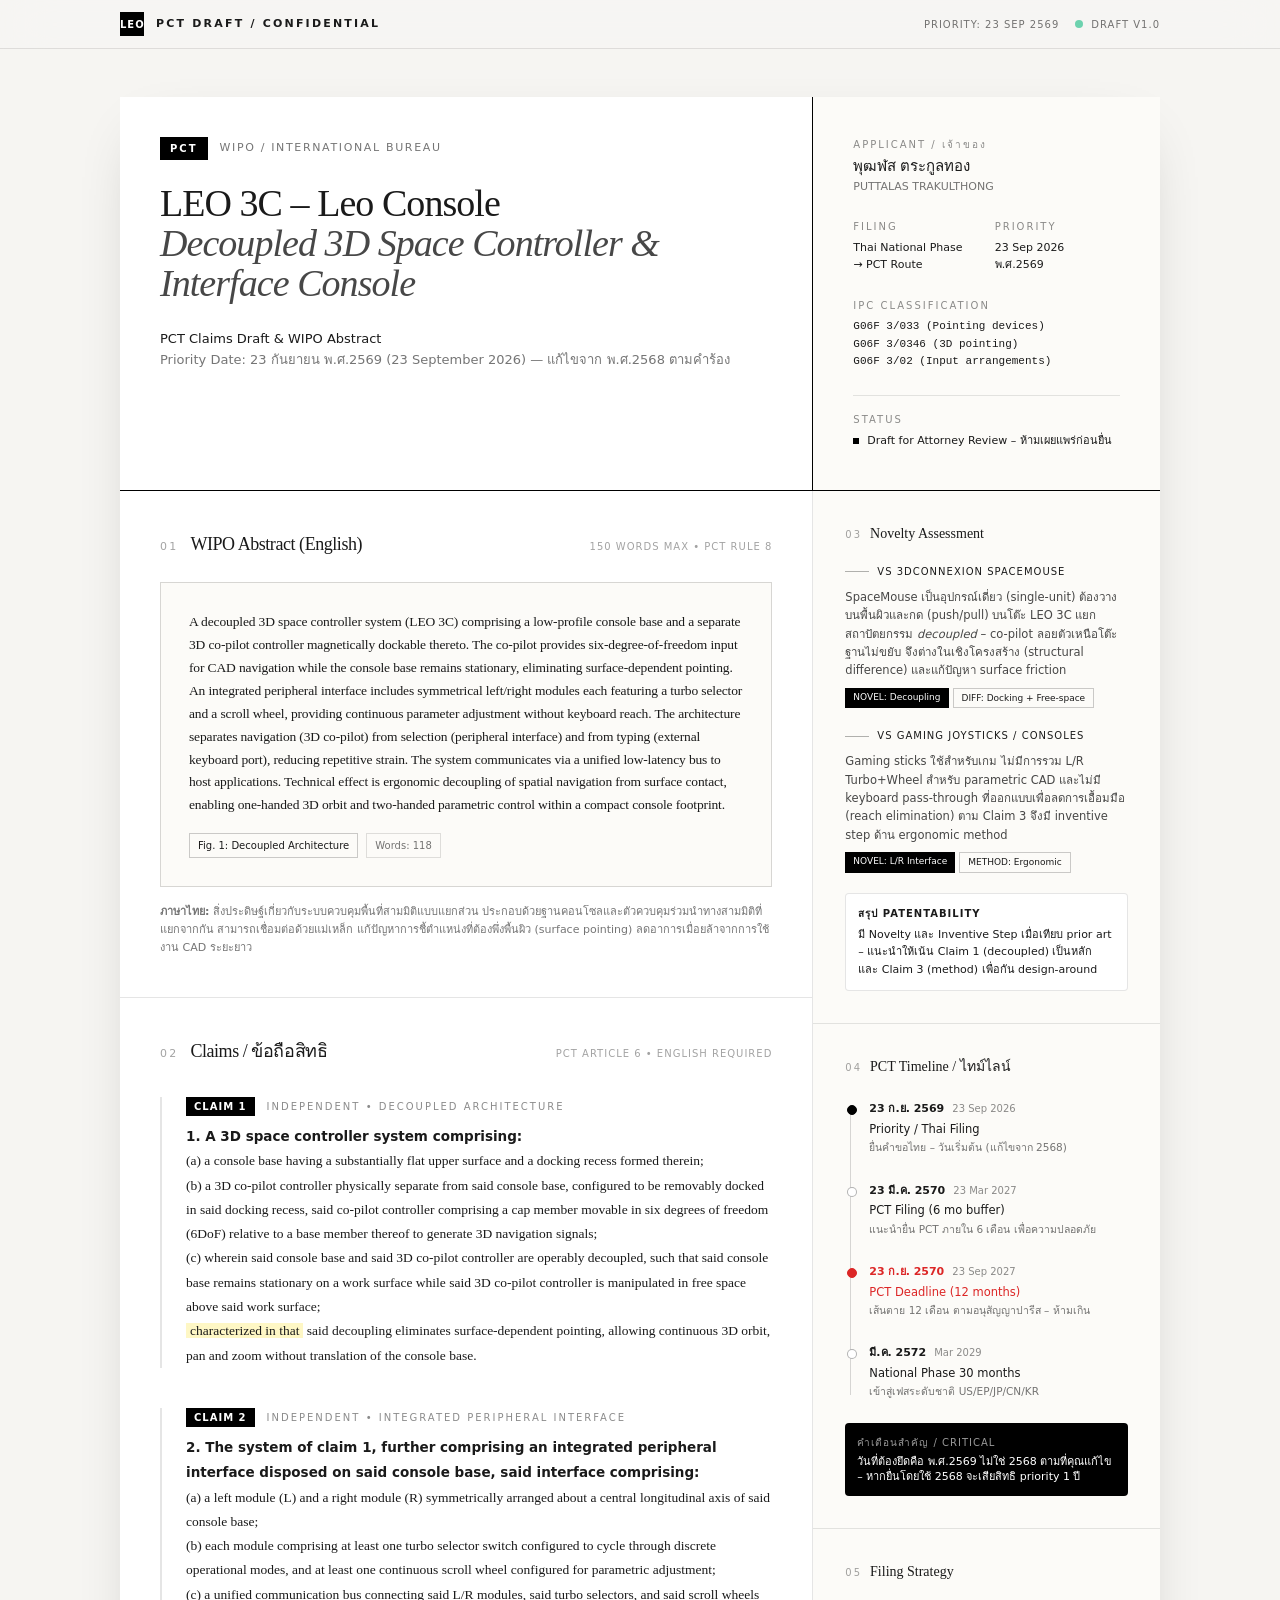
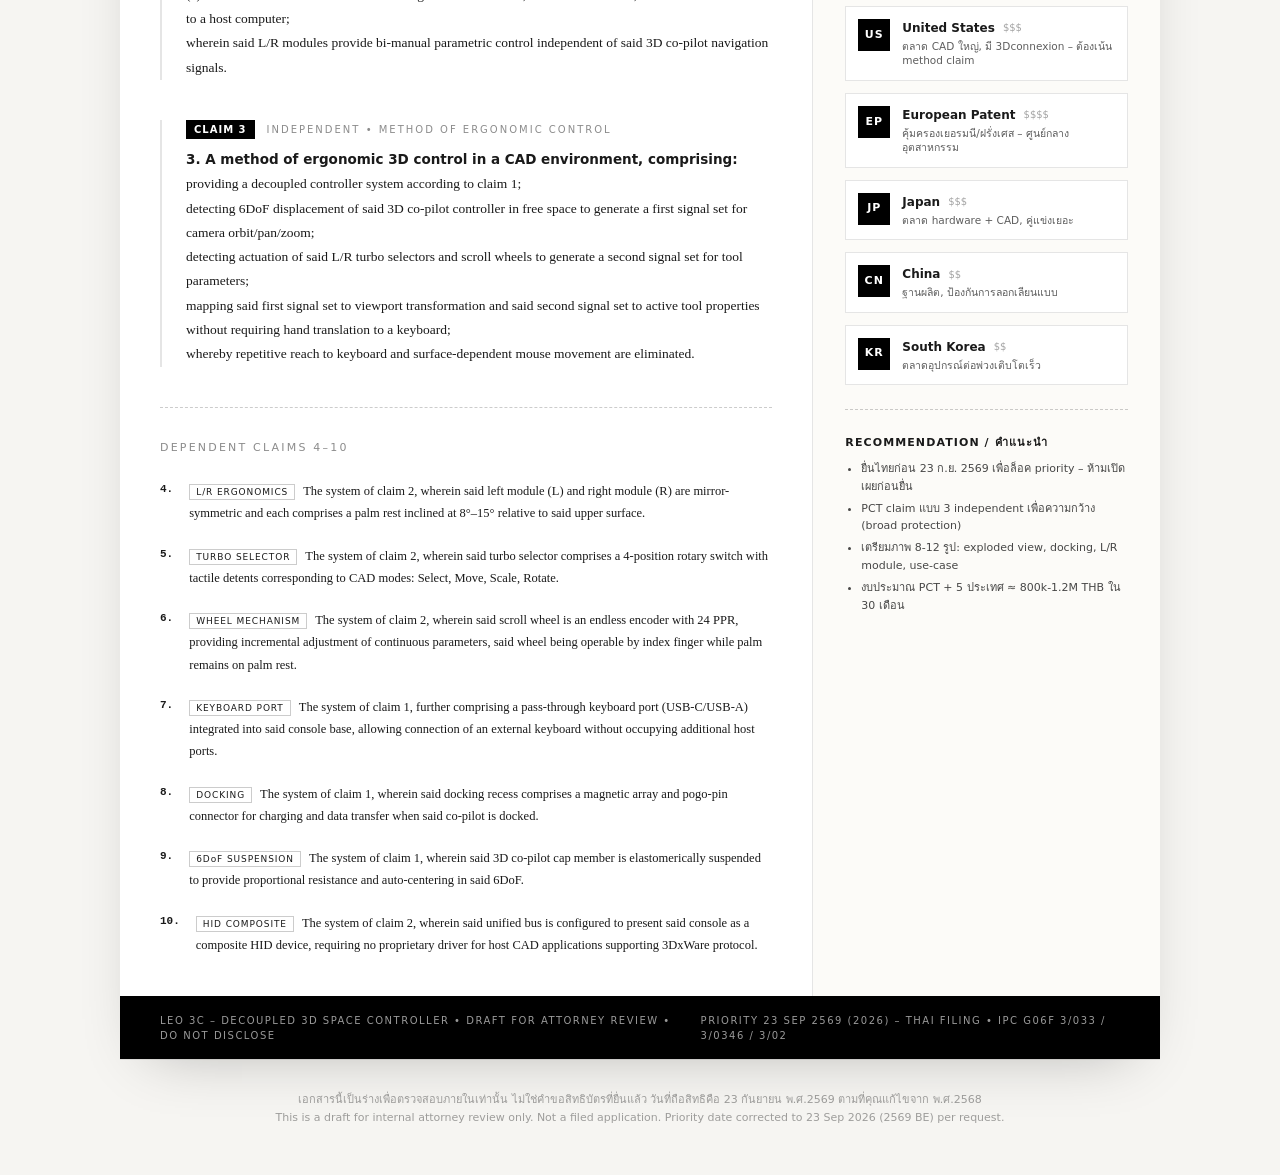
<file: leo_x5f_3c_x5f_pct_x5f_claims.html>
<!DOCTYPE html>
<html lang="en">
<head>
  <meta charset="UTF-8">
  <meta name="viewport" content="width=device-width, initial-scale=1">
  <title>React Artifact</title>
  <style>*,:after,:before{--tw-border-spacing-x:0;--tw-border-spacing-y:0;--tw-translate-x:0;--tw-translate-y:0;--tw-rotate:0;--tw-skew-x:0;--tw-skew-y:0;--tw-scale-x:1;--tw-scale-y:1;--tw-pan-x: ;--tw-pan-y: ;--tw-pinch-zoom: ;--tw-scroll-snap-strictness:proximity;--tw-gradient-from-position: ;--tw-gradient-via-position: ;--tw-gradient-to-position: ;--tw-ordinal: ;--tw-slashed-zero: ;--tw-numeric-figure: ;--tw-numeric-spacing: ;--tw-numeric-fraction: ;--tw-ring-inset: ;--tw-ring-offset-width:0px;--tw-ring-offset-color:#fff;--tw-ring-color:rgba(59,130,246,.5);--tw-ring-offset-shadow:0 0 #0000;--tw-ring-shadow:0 0 #0000;--tw-shadow:0 0 #0000;--tw-shadow-colored:0 0 #0000;--tw-blur: ;--tw-brightness: ;--tw-contrast: ;--tw-grayscale: ;--tw-hue-rotate: ;--tw-invert: ;--tw-saturate: ;--tw-sepia: ;--tw-drop-shadow: ;--tw-backdrop-blur: ;--tw-backdrop-brightness: ;--tw-backdrop-contrast: ;--tw-backdrop-grayscale: ;--tw-backdrop-hue-rotate: ;--tw-backdrop-invert: ;--tw-backdrop-opacity: ;--tw-backdrop-saturate: ;--tw-backdrop-sepia: ;--tw-contain-size: ;--tw-contain-layout: ;--tw-contain-paint: ;--tw-contain-style: }::backdrop{--tw-border-spacing-x:0;--tw-border-spacing-y:0;--tw-translate-x:0;--tw-translate-y:0;--tw-rotate:0;--tw-skew-x:0;--tw-skew-y:0;--tw-scale-x:1;--tw-scale-y:1;--tw-pan-x: ;--tw-pan-y: ;--tw-pinch-zoom: ;--tw-scroll-snap-strictness:proximity;--tw-gradient-from-position: ;--tw-gradient-via-position: ;--tw-gradient-to-position: ;--tw-ordinal: ;--tw-slashed-zero: ;--tw-numeric-figure: ;--tw-numeric-spacing: ;--tw-numeric-fraction: ;--tw-ring-inset: ;--tw-ring-offset-width:0px;--tw-ring-offset-color:#fff;--tw-ring-color:rgba(59,130,246,.5);--tw-ring-offset-shadow:0 0 #0000;--tw-ring-shadow:0 0 #0000;--tw-shadow:0 0 #0000;--tw-shadow-colored:0 0 #0000;--tw-blur: ;--tw-brightness: ;--tw-contrast: ;--tw-grayscale: ;--tw-hue-rotate: ;--tw-invert: ;--tw-saturate: ;--tw-sepia: ;--tw-drop-shadow: ;--tw-backdrop-blur: ;--tw-backdrop-brightness: ;--tw-backdrop-contrast: ;--tw-backdrop-grayscale: ;--tw-backdrop-hue-rotate: ;--tw-backdrop-invert: ;--tw-backdrop-opacity: ;--tw-backdrop-saturate: ;--tw-backdrop-sepia: ;--tw-contain-size: ;--tw-contain-layout: ;--tw-contain-paint: ;--tw-contain-style: }/*! tailwindcss v3.4.18 | MIT License | https://tailwindcss.com*/*,:after,:before{box-sizing:border-box;border:0 solid #e5e7eb}:after,:before{--tw-content:""}:host,html{line-height:1.5;-webkit-text-size-adjust:100%;-moz-tab-size:4;-o-tab-size:4;tab-size:4;font-family:ui-sans-serif,system-ui,sans-serif,Apple Color Emoji,Segoe UI Emoji,Segoe UI Symbol,Noto Color Emoji;font-feature-settings:normal;font-variation-settings:normal;-webkit-tap-highlight-color:transparent}body{line-height:inherit}hr{height:0;color:inherit;border-top-width:1px}abbr:where([title]){-webkit-text-decoration:underline dotted;text-decoration:underline dotted}h1,h2,h3,h4,h5,h6{font-size:inherit;font-weight:inherit}a{color:inherit;text-decoration:inherit}b,strong{font-weight:bolder}code,kbd,pre,samp{font-family:ui-monospace,SFMono-Regular,Menlo,Monaco,Consolas,Liberation Mono,Courier New,monospace;font-feature-settings:normal;font-variation-settings:normal;font-size:1em}small{font-size:80%}sub,sup{font-size:75%;line-height:0;position:relative;vertical-align:baseline}sub{bottom:-.25em}sup{top:-.5em}table{text-indent:0;border-color:inherit;border-collapse:collapse}button,input,optgroup,select,textarea{font-family:inherit;font-feature-settings:inherit;font-variation-settings:inherit;font-size:100%;font-weight:inherit;line-height:inherit;letter-spacing:inherit;color:inherit;margin:0;padding:0}button,select{text-transform:none}button,input:where([type=button]),input:where([type=reset]),input:where([type=submit]){-webkit-appearance:button;background-color:transparent;background-image:none}:-moz-focusring{outline:auto}:-moz-ui-invalid{box-shadow:none}progress{vertical-align:baseline}::-webkit-inner-spin-button,::-webkit-outer-spin-button{height:auto}[type=search]{-webkit-appearance:textfield;outline-offset:-2px}::-webkit-search-decoration{-webkit-appearance:none}::-webkit-file-upload-button{-webkit-appearance:button;font:inherit}summary{display:list-item}blockquote,dd,dl,figure,h1,h2,h3,h4,h5,h6,hr,p,pre{margin:0}fieldset{margin:0}fieldset,legend{padding:0}menu,ol,ul{list-style:none;margin:0;padding:0}dialog{padding:0}textarea{resize:vertical}input::-moz-placeholder,textarea::-moz-placeholder{opacity:1;color:#9ca3af}input::placeholder,textarea::placeholder{opacity:1;color:#9ca3af}[role=button],button{cursor:pointer}:disabled{cursor:default}audio,canvas,embed,iframe,img,object,svg,video{display:block;vertical-align:middle}img,video{max-width:100%;height:auto}[hidden]:where(:not([hidden=until-found])){display:none}.absolute{position:absolute}.relative{position:relative}.sticky{position:sticky}.-left-\[22px\]{left:-22px}.bottom-1{bottom:.25rem}.left-\[5px\]{left:5px}.top-0{top:0}.top-1{top:.25rem}.z-50{z-index:50}.col-span-12{grid-column:span 12/span 12}.mx-auto{margin-left:auto;margin-right:auto}.mb-1{margin-bottom:.25rem}.mb-2{margin-bottom:.5rem}.mb-5{margin-bottom:1.25rem}.mb-6{margin-bottom:1.5rem}.mb-7{margin-bottom:1.75rem}.mb-8{margin-bottom:2rem}.mr-2{margin-right:.5rem}.mr-3{margin-right:.75rem}.mt-0\.5{margin-top:.125rem}.mt-1{margin-top:.25rem}.mt-2{margin-top:.5rem}.mt-4{margin-top:1rem}.mt-6{margin-top:1.5rem}.mt-8{margin-top:2rem}.inline-block{display:inline-block}.inline{display:inline}.flex{display:flex}.inline-flex{display:inline-flex}.grid{display:grid}.hidden{display:none}.h-1\.5{height:.375rem}.h-2{height:.5rem}.h-2\.5{height:.625rem}.h-6{height:1.5rem}.h-8{height:2rem}.h-px{height:1px}.min-h-screen{min-height:100vh}.w-1\.5{width:.375rem}.w-2{width:.5rem}.w-2\.5{width:.625rem}.w-6{width:1.5rem}.w-8{width:2rem}.w-px{width:1px}.min-w-0{min-width:0}.max-w-\[1120px\]{max-width:1120px}.max-w-\[900px\]{max-width:900px}.shrink-0{flex-shrink:0}.list-disc{list-style-type:disc}.grid-cols-12{grid-template-columns:repeat(12,minmax(0,1fr))}.grid-cols-2{grid-template-columns:repeat(2,minmax(0,1fr))}.flex-col{flex-direction:column}.place-items-center{place-items:center}.items-center{align-items:center}.items-baseline{align-items:baseline}.justify-center{justify-content:center}.justify-between{justify-content:space-between}.gap-1{gap:.25rem}.gap-2{gap:.5rem}.gap-3{gap:.75rem}.gap-4{gap:1rem}.space-y-1>:not([hidden])~:not([hidden]){--tw-space-y-reverse:0;margin-top:calc(.25rem*(1 - var(--tw-space-y-reverse)));margin-bottom:calc(.25rem*var(--tw-space-y-reverse))}.space-y-10>:not([hidden])~:not([hidden]){--tw-space-y-reverse:0;margin-top:calc(2.5rem*(1 - var(--tw-space-y-reverse)));margin-bottom:calc(2.5rem*var(--tw-space-y-reverse))}.space-y-3>:not([hidden])~:not([hidden]){--tw-space-y-reverse:0;margin-top:calc(.75rem*(1 - var(--tw-space-y-reverse)));margin-bottom:calc(.75rem*var(--tw-space-y-reverse))}.space-y-5>:not([hidden])~:not([hidden]){--tw-space-y-reverse:0;margin-top:calc(1.25rem*(1 - var(--tw-space-y-reverse)));margin-bottom:calc(1.25rem*var(--tw-space-y-reverse))}.space-y-6>:not([hidden])~:not([hidden]){--tw-space-y-reverse:0;margin-top:calc(1.5rem*(1 - var(--tw-space-y-reverse)));margin-bottom:calc(1.5rem*var(--tw-space-y-reverse))}.overflow-hidden{overflow:hidden}.rounded{border-radius:.25rem}.rounded-full{border-radius:9999px}.border{border-width:1px}.border-b{border-bottom-width:1px}.border-l-2{border-left-width:2px}.border-r-0{border-right-width:0}.border-t{border-top-width:1px}.border-dashed{border-style:dashed}.border-black{--tw-border-opacity:1;border-color:rgb(0 0 0/var(--tw-border-opacity,1))}.border-black\/10{border-color:rgba(0,0,0,.1)}.border-black\/15{border-color:rgba(0,0,0,.15)}.border-black\/20{border-color:rgba(0,0,0,.2)}.border-black\/30{border-color:rgba(0,0,0,.3)}.border-red-600{--tw-border-opacity:1;border-color:rgb(220 38 38/var(--tw-border-opacity,1))}.bg-\[\#f6f5f2\]{--tw-bg-opacity:1;background-color:rgb(246 245 242/var(--tw-bg-opacity,1))}.bg-\[\#f6f5f2\]\/80{background-color:hsla(45,18%,96%,.8)}.bg-\[\#fcfbf8\]{--tw-bg-opacity:1;background-color:rgb(252 251 248/var(--tw-bg-opacity,1))}.bg-\[\#fcfbf8\]\/60{background-color:hsla(45,40%,98%,.6)}.bg-black{--tw-bg-opacity:1;background-color:rgb(0 0 0/var(--tw-bg-opacity,1))}.bg-black\/15{background-color:rgba(0,0,0,.15)}.bg-black\/30{background-color:rgba(0,0,0,.3)}.bg-emerald-500{--tw-bg-opacity:1;background-color:rgb(16 185 129/var(--tw-bg-opacity,1))}.bg-red-600{--tw-bg-opacity:1;background-color:rgb(220 38 38/var(--tw-bg-opacity,1))}.bg-white{--tw-bg-opacity:1;background-color:rgb(255 255 255/var(--tw-bg-opacity,1))}.bg-yellow-200\/50{background-color:hsla(53,98%,77%,.5)}.p-3{padding:.75rem}.p-6{padding:1.5rem}.p-8{padding:2rem}.px-1{padding-left:.25rem;padding-right:.25rem}.px-1\.5{padding-left:.375rem;padding-right:.375rem}.px-2{padding-left:.5rem;padding-right:.5rem}.px-2\.5{padding-left:.625rem;padding-right:.625rem}.px-4{padding-left:1rem;padding-right:1rem}.px-6{padding-left:1.5rem;padding-right:1.5rem}.px-8{padding-left:2rem;padding-right:2rem}.py-0\.5{padding-top:.125rem;padding-bottom:.125rem}.py-1{padding-top:.25rem;padding-bottom:.25rem}.py-3{padding-top:.75rem;padding-bottom:.75rem}.py-4{padding-top:1rem;padding-bottom:1rem}.py-8{padding-top:2rem;padding-bottom:2rem}.pl-4{padding-left:1rem}.pl-6{padding-left:1.5rem}.pt-4{padding-top:1rem}.pt-6{padding-top:1.5rem}.pt-8{padding-top:2rem}.text-center{text-align:center}.font-mono{font-family:ui-monospace,SFMono-Regular,Menlo,Monaco,Consolas,Liberation Mono,Courier New,monospace}.font-sans{font-family:ui-sans-serif,system-ui,sans-serif,Apple Color Emoji,Segoe UI Emoji,Segoe UI Symbol,Noto Color Emoji}.font-serif{font-family:ui-serif,Georgia,Cambria,Times New Roman,Times,serif}.text-\[10\.5px\]{font-size:10.5px}.text-\[10px\]{font-size:10px}.text-\[11\.5px\]{font-size:11.5px}.text-\[11px\]{font-size:11px}.text-\[12\.5px\]{font-size:12.5px}.text-\[12px\]{font-size:12px}.text-\[13\.5px\]{font-size:13.5px}.text-\[13px\]{font-size:13px}.text-\[14px\]{font-size:14px}.text-\[15px\]{font-size:15px}.text-\[18px\]{font-size:18px}.text-\[28px\]{font-size:28px}.text-\[9px\]{font-size:9px}.font-bold{font-weight:700}.font-light{font-weight:300}.font-medium{font-weight:500}.font-semibold{font-weight:600}.uppercase{text-transform:uppercase}.italic{font-style:italic}.leading-\[1\.05\]{line-height:1.05}.leading-\[1\.6\]{line-height:1.6}.leading-\[1\.7\]{line-height:1.7}.leading-\[1\.8\]{line-height:1.8}.leading-relaxed{line-height:1.625}.leading-snug{line-height:1.375}.leading-tight{line-height:1.25}.tracking-\[-0\.01em\]{letter-spacing:-.01em}.tracking-\[0\.15em\]{letter-spacing:.15em}.tracking-\[0\.2em\]{letter-spacing:.2em}.tracking-tight{letter-spacing:-.025em}.tracking-widest{letter-spacing:.1em}.text-\[\#1a1a1a\]{--tw-text-opacity:1;color:rgb(26 26 26/var(--tw-text-opacity,1))}.text-red-600{--tw-text-opacity:1;color:rgb(220 38 38/var(--tw-text-opacity,1))}.text-white{--tw-text-opacity:1;color:rgb(255 255 255/var(--tw-text-opacity,1))}.text-white\/60{color:hsla(0,0%,100%,.6)}.opacity-40{opacity:.4}.opacity-50{opacity:.5}.opacity-60{opacity:.6}.opacity-70{opacity:.7}.opacity-80{opacity:.8}.shadow-\[0_1px_0_0_rgba\(0\2c 0\2c 0\2c 0\.08\)\2c 0_20px_60px_-30px_rgba\(0\2c 0\2c 0\2c 0\.3\)\]{--tw-shadow:0 1px 0 0 rgba(0,0,0,.08),0 20px 60px -30px rgba(0,0,0,.3);--tw-shadow-colored:0 1px 0 0 var(--tw-shadow-color),0 20px 60px -30px var(--tw-shadow-color);box-shadow:var(--tw-ring-offset-shadow,0 0 #0000),var(--tw-ring-shadow,0 0 #0000),var(--tw-shadow)}.backdrop-blur-xl{--tw-backdrop-blur:blur(24px);backdrop-filter:var(--tw-backdrop-blur) var(--tw-backdrop-brightness) var(--tw-backdrop-contrast) var(--tw-backdrop-grayscale) var(--tw-backdrop-hue-rotate) var(--tw-backdrop-invert) var(--tw-backdrop-opacity) var(--tw-backdrop-saturate) var(--tw-backdrop-sepia)}.transition-all{transition-property:all;transition-timing-function:cubic-bezier(.4,0,.2,1);transition-duration:.15s}#root,body,html{min-height:100%}body{margin:0;font-family:Inter,ui-sans-serif,system-ui,-apple-system,BlinkMacSystemFont,Segoe UI,sans-serif}[role=button]:not([aria-disabled=true]),button:not(:disabled),label[for],select:not(:disabled),summary{cursor:pointer}.selection\:bg-black ::-moz-selection{--tw-bg-opacity:1;background-color:rgb(0 0 0/var(--tw-bg-opacity,1))}.selection\:bg-black ::selection{--tw-bg-opacity:1;background-color:rgb(0 0 0/var(--tw-bg-opacity,1))}.selection\:text-white ::-moz-selection{--tw-text-opacity:1;color:rgb(255 255 255/var(--tw-text-opacity,1))}.selection\:text-white ::selection{--tw-text-opacity:1;color:rgb(255 255 255/var(--tw-text-opacity,1))}.selection\:bg-black::-moz-selection{--tw-bg-opacity:1;background-color:rgb(0 0 0/var(--tw-bg-opacity,1))}.selection\:bg-black::selection{--tw-bg-opacity:1;background-color:rgb(0 0 0/var(--tw-bg-opacity,1))}.selection\:text-white::-moz-selection{--tw-text-opacity:1;color:rgb(255 255 255/var(--tw-text-opacity,1))}.selection\:text-white::selection{--tw-text-opacity:1;color:rgb(255 255 255/var(--tw-text-opacity,1))}.last\:mb-0:last-child{margin-bottom:0}@media (min-width:768px){.md\:col-span-4{grid-column:span 4/span 4}.md\:col-span-8{grid-column:span 8/span 8}.md\:inline{display:inline}.md\:flex-row{flex-direction:row}.md\:border-b-0{border-bottom-width:0}.md\:border-r{border-right-width:1px}.md\:p-10{padding:2.5rem}.md\:p-7{padding:1.75rem}.md\:px-10{padding-left:2.5rem;padding-right:2.5rem}.md\:py-12{padding-top:3rem;padding-bottom:3rem}.md\:text-\[38px\]{font-size:38px}}@media (min-width:1024px){.lg\:col-span-4{grid-column:span 4/span 4}.lg\:col-span-8{grid-column:span 8/span 8}.lg\:border-r{border-right-width:1px}}</style>
</head>
<body>
  <div id="root"></div>
  
  <script type="module">var Bc=Object.create;var{getPrototypeOf:Hc,defineProperty:Tl,getOwnPropertyNames:Wc}=Object;var Qc=Object.prototype.hasOwnProperty;var mt=(e,t,n)=>{n=e!=null?Bc(Hc(e)):{};let r=t||!e||!e.__esModule?Tl(n,"default",{value:e,enumerable:!0}):n;for(let l of Wc(e))if(!Qc.call(r,l))Tl(r,l,{get:()=>e[l],enumerable:!0});return r};var or=(e,t)=>()=>(t||e((t={exports:{}}).exports,t),t.exports);var Kc=(e,t)=>{for(var n in t)Tl(e,n,{get:t[n],enumerable:!0,configurable:!0,set:(r)=>t[n]=()=>r})};var Yc=(e,t)=>()=>(e&&(t=e(e=0)),t);var cn=or((ad)=>{var sn=Symbol.for("react.element"),Gc=Symbol.for("react.portal"),Xc=Symbol.for("react.fragment"),Zc=Symbol.for("react.strict_mode"),Jc=Symbol.for("react.profiler"),qc=Symbol.for("react.provider"),jc=Symbol.for("react.context"),bc=Symbol.for("react.forward_ref"),ed=Symbol.for("react.suspense"),td=Symbol.for("react.memo"),nd=Symbol.for("react.lazy"),jo=Symbol.iterator;function rd(e){if(e===null||typeof e!=="object")return null;return e=jo&&e[jo]||e["@@iterator"],typeof e==="function"?e:null}var tu={isMounted:function(){return!1},enqueueForceUpdate:function(){},enqueueReplaceState:function(){},enqueueSetState:function(){}},nu=Object.assign,ru={};function Rt(e,t,n){this.props=e,this.context=t,this.refs=ru,this.updater=n||tu}Rt.prototype.isReactComponent={};Rt.prototype.setState=function(e,t){if(typeof e!=="object"&&typeof e!=="function"&&e!=null)throw Error("setState(...): takes an object of state variables to update or a function which returns an object of state variables.");this.updater.enqueueSetState(this,e,t,"setState")};Rt.prototype.forceUpdate=function(e){this.updater.enqueueForceUpdate(this,e,"forceUpdate")};function lu(){}lu.prototype=Rt.prototype;function zl(e,t,n){this.props=e,this.context=t,this.refs=ru,this.updater=n||tu}var Rl=zl.prototype=new lu;Rl.constructor=zl;nu(Rl,Rt.prototype);Rl.isPureReactComponent=!0;var bo=Array.isArray,iu=Object.prototype.hasOwnProperty,Il={current:null},ou={key:!0,ref:!0,__self:!0,__source:!0};function uu(e,t,n){var r,l={},i=null,o=null;if(t!=null)for(r in t.ref!==void 0&&(o=t.ref),t.key!==void 0&&(i=""+t.key),t)iu.call(t,r)&&!ou.hasOwnProperty(r)&&(l[r]=t[r]);var u=arguments.length-2;if(u===1)l.children=n;else if(1<u){for(var a=Array(u),d=0;d<u;d++)a[d]=arguments[d+2];l.children=a}if(e&&e.defaultProps)for(r in u=e.defaultProps,u)l[r]===void 0&&(l[r]=u[r]);return{$$typeof:sn,type:e,key:i,ref:o,props:l,_owner:Il.current}}function ld(e,t){return{$$typeof:sn,type:e.type,key:t,ref:e.ref,props:e.props,_owner:e._owner}}function Dl(e){return typeof e==="object"&&e!==null&&e.$$typeof===sn}function id(e){var t={"=":"=0",":":"=2"};return"$"+e.replace(/[=:]/g,function(n){return t[n]})}var eu=/\/+/g;function Ll(e,t){return typeof e==="object"&&e!==null&&e.key!=null?id(""+e.key):t.toString(36)}function ar(e,t,n,r,l){var i=typeof e;if(i==="undefined"||i==="boolean")e=null;var o=!1;if(e===null)o=!0;else switch(i){case"string":case"number":o=!0;break;case"object":switch(e.$$typeof){case sn:case Gc:o=!0}}if(o)return o=e,l=l(o),e=r===""?"."+Ll(o,0):r,bo(l)?(n="",e!=null&&(n=e.replace(eu,"$&/")+"/"),ar(l,t,n,"",function(d){return d})):l!=null&&(Dl(l)&&(l=ld(l,n+(!l.key||o&&o.key===l.key?"":(""+l.key).replace(eu,"$&/")+"/")+e)),t.push(l)),1;if(o=0,r=r===""?".":r+":",bo(e))for(var u=0;u<e.length;u++){i=e[u];var a=r+Ll(i,u);o+=ar(i,t,n,a,l)}else if(a=rd(e),typeof a==="function")for(e=a.call(e),u=0;!(i=e.next()).done;)i=i.value,a=r+Ll(i,u++),o+=ar(i,t,n,a,l);else if(i==="object")throw t=String(e),Error("Objects are not valid as a React child (found: "+(t==="[object Object]"?"object with keys {"+Object.keys(e).join(", ")+"}":t)+"). If you meant to render a collection of children, use an array instead.");return o}function ur(e,t,n){if(e==null)return e;var r=[],l=0;return ar(e,r,"","",function(i){return t.call(n,i,l++)}),r}function od(e){if(e._status===-1){var t=e._result;t=t(),t.then(function(n){if(e._status===0||e._status===-1)e._status=1,e._result=n},function(n){if(e._status===0||e._status===-1)e._status=2,e._result=n}),e._status===-1&&(e._status=0,e._result=t)}if(e._status===1)return e._result.default;throw e._result}var ne={current:null},sr={transition:null},ud={ReactCurrentDispatcher:ne,ReactCurrentBatchConfig:sr,ReactCurrentOwner:Il};function au(){throw Error("act(...) is not supported in production builds of React.")}ad.Children={map:ur,forEach:function(e,t,n){ur(e,function(){t.apply(this,arguments)},n)},count:function(e){var t=0;return ur(e,function(){t++}),t},toArray:function(e){return ur(e,function(t){return t})||[]},only:function(e){if(!Dl(e))throw Error("React.Children.only expected to receive a single React element child.");return e}};ad.Component=Rt;ad.Fragment=Xc;ad.Profiler=Jc;ad.PureComponent=zl;ad.StrictMode=Zc;ad.Suspense=ed;ad.__SECRET_INTERNALS_DO_NOT_USE_OR_YOU_WILL_BE_FIRED=ud;ad.act=au;ad.cloneElement=function(e,t,n){if(e===null||e===void 0)throw Error("React.cloneElement(...): The argument must be a React element, but you passed "+e+".");var r=nu({},e.props),l=e.key,i=e.ref,o=e._owner;if(t!=null){if(t.ref!==void 0&&(i=t.ref,o=Il.current),t.key!==void 0&&(l=""+t.key),e.type&&e.type.defaultProps)var u=e.type.defaultProps;for(a in t)iu.call(t,a)&&!ou.hasOwnProperty(a)&&(r[a]=t[a]===void 0&&u!==void 0?u[a]:t[a])}var a=arguments.length-2;if(a===1)r.children=n;else if(1<a){u=Array(a);for(var d=0;d<a;d++)u[d]=arguments[d+2];r.children=u}return{$$typeof:sn,type:e.type,key:l,ref:i,props:r,_owner:o}};ad.createContext=function(e){return e={$$typeof:jc,_currentValue:e,_currentValue2:e,_threadCount:0,Provider:null,Consumer:null,_defaultValue:null,_globalName:null},e.Provider={$$typeof:qc,_context:e},e.Consumer=e};ad.createElement=uu;ad.createFactory=function(e){var t=uu.bind(null,e);return t.type=e,t};ad.createRef=function(){return{current:null}};ad.forwardRef=function(e){return{$$typeof:bc,render:e}};ad.isValidElement=Dl;ad.lazy=function(e){return{$$typeof:nd,_payload:{_status:-1,_result:e},_init:od}};ad.memo=function(e,t){return{$$typeof:td,type:e,compare:t===void 0?null:t}};ad.startTransition=function(e){var t=sr.transition;sr.transition={};try{e()}finally{sr.transition=t}};ad.unstable_act=au;ad.useCallback=function(e,t){return ne.current.useCallback(e,t)};ad.useContext=function(e){return ne.current.useContext(e)};ad.useDebugValue=function(){};ad.useDeferredValue=function(e){return ne.current.useDeferredValue(e)};ad.useEffect=function(e,t){return ne.current.useEffect(e,t)};ad.useId=function(){return ne.current.useId()};ad.useImperativeHandle=function(e,t,n){return ne.current.useImperativeHandle(e,t,n)};ad.useInsertionEffect=function(e,t){return ne.current.useInsertionEffect(e,t)};ad.useLayoutEffect=function(e,t){return ne.current.useLayoutEffect(e,t)};ad.useMemo=function(e,t){return ne.current.useMemo(e,t)};ad.useReducer=function(e,t,n){return ne.current.useReducer(e,t,n)};ad.useRef=function(e){return ne.current.useRef(e)};ad.useState=function(e){return ne.current.useState(e)};ad.useSyncExternalStore=function(e,t,n){return ne.current.useSyncExternalStore(e,t,n)};ad.useTransition=function(){return ne.current.useTransition()};ad.version="18.3.1"});var vu=or((Yd)=>{function Ml(e,t){var n=e.length;e.push(t);e:for(;0<n;){var r=n-1>>>1,l=e[r];if(0<cr(l,t))e[r]=t,e[n]=l,n=r;else break e}}function Ee(e){return e.length===0?null:e[0]}function mr(e){if(e.length===0)return null;var t=e[0],n=e.pop();if(n!==t){e[0]=n;e:for(var r=0,l=e.length,i=l>>>1;r<i;){var o=2*(r+1)-1,u=e[o],a=o+1,d=e[a];if(0>cr(u,n))a<l&&0>cr(d,u)?(e[r]=d,e[a]=n,r=a):(e[r]=u,e[o]=n,r=o);else if(a<l&&0>cr(d,n))e[r]=d,e[a]=n,r=a;else break e}}return t}function cr(e,t){var n=e.sortIndex-t.sortIndex;return n!==0?n:e.id-t.id}if(typeof performance==="object"&&typeof performance.now==="function")Fl=performance,Yd.unstable_now=function(){return Fl.now()};else dr=Date,Al=dr.now(),Yd.unstable_now=function(){return dr.now()-Al};var Fl,dr,Al,ze=[],Ge=[],Kd=1,ve=null,q=3,vr=!1,vt=!1,fn=!1,cu=typeof setTimeout==="function"?setTimeout:null,du=typeof clearTimeout==="function"?clearTimeout:null,su=typeof setImmediate<"u"?setImmediate:null;typeof navigator<"u"&&navigator.scheduling!==void 0&&navigator.scheduling.isInputPending!==void 0&&navigator.scheduling.isInputPending.bind(navigator.scheduling);function Ul(e){for(var t=Ee(Ge);t!==null;){if(t.callback===null)mr(Ge);else if(t.startTime<=e)mr(Ge),t.sortIndex=t.expirationTime,Ml(ze,t);else break;t=Ee(Ge)}}function Vl(e){if(fn=!1,Ul(e),!vt)if(Ee(ze)!==null)vt=!0,Hl(Bl);else{var t=Ee(Ge);t!==null&&Wl(Vl,t.startTime-e)}}function Bl(e,t){vt=!1,fn&&(fn=!1,du(pn),pn=-1),vr=!0;var n=q;try{Ul(t);for(ve=Ee(ze);ve!==null&&(!(ve.expirationTime>t)||e&&!mu());){var r=ve.callback;if(typeof r==="function"){ve.callback=null,q=ve.priorityLevel;var l=r(ve.expirationTime<=t);t=Yd.unstable_now(),typeof l==="function"?ve.callback=l:ve===Ee(ze)&&mr(ze),Ul(t)}else mr(ze);ve=Ee(ze)}if(ve!==null)var i=!0;else{var o=Ee(Ge);o!==null&&Wl(Vl,o.startTime-t),i=!1}return i}finally{ve=null,q=n,vr=!1}}var hr=!1,fr=null,pn=-1,fu=5,pu=-1;function mu(){return Yd.unstable_now()-pu<fu?!1:!0}function Ol(){if(fr!==null){var e=Yd.unstable_now();pu=e;var t=!0;try{t=fr(!0,e)}finally{t?dn():(hr=!1,fr=null)}}else hr=!1}var dn;if(typeof su==="function")dn=function(){su(Ol)};else if(typeof MessageChannel<"u")pr=new MessageChannel,$l=pr.port2,pr.port1.onmessage=Ol,dn=function(){$l.postMessage(null)};else dn=function(){cu(Ol,0)};var pr,$l;function Hl(e){fr=e,hr||(hr=!0,dn())}function Wl(e,t){pn=cu(function(){e(Yd.unstable_now())},t)}Yd.unstable_IdlePriority=5;Yd.unstable_ImmediatePriority=1;Yd.unstable_LowPriority=4;Yd.unstable_NormalPriority=3;Yd.unstable_Profiling=null;Yd.unstable_UserBlockingPriority=2;Yd.unstable_cancelCallback=function(e){e.callback=null};Yd.unstable_continueExecution=function(){vt||vr||(vt=!0,Hl(Bl))};Yd.unstable_forceFrameRate=function(e){0>e||125<e?console.error("forceFrameRate takes a positive int between 0 and 125, forcing frame rates higher than 125 fps is not supported"):fu=0<e?Math.floor(1000/e):5};Yd.unstable_getCurrentPriorityLevel=function(){return q};Yd.unstable_getFirstCallbackNode=function(){return Ee(ze)};Yd.unstable_next=function(e){switch(q){case 1:case 2:case 3:var t=3;break;default:t=q}var n=q;q=t;try{return e()}finally{q=n}};Yd.unstable_pauseExecution=function(){};Yd.unstable_requestPaint=function(){};Yd.unstable_runWithPriority=function(e,t){switch(e){case 1:case 2:case 3:case 4:case 5:break;default:e=3}var n=q;q=e;try{return t()}finally{q=n}};Yd.unstable_scheduleCallback=function(e,t,n){var r=Yd.unstable_now();switch(typeof n==="object"&&n!==null?(n=n.delay,n=typeof n==="number"&&0<n?r+n:r):n=r,e){case 1:var l=-1;break;case 2:l=250;break;case 5:l=1073741823;break;case 4:l=1e4;break;default:l=5000}return l=n+l,e={id:Kd++,callback:t,priorityLevel:e,startTime:n,expirationTime:l,sortIndex:-1},n>r?(e.sortIndex=n,Ml(Ge,e),Ee(ze)===null&&e===Ee(Ge)&&(fn?(du(pn),pn=-1):fn=!0,Wl(Vl,n-r))):(e.sortIndex=l,Ml(ze,e),vt||vr||(vt=!0,Hl(Bl))),e};Yd.unstable_shouldYield=mu;Yd.unstable_wrapCallback=function(e){var t=q;return function(){var n=q;q=t;try{return e.apply(this,arguments)}finally{q=n}}}});var Jo={};Kc(Jo,{version:()=>Lc,unstable_renderSubtreeIntoContainer:()=>Tc,unstable_batchedUpdates:()=>Pc,unmountComponentAtNode:()=>_c,render:()=>Cc,hydrateRoot:()=>xc,hydrate:()=>Nc,flushSync:()=>Ec,findDOMNode:()=>Sc,createRoot:()=>kc,createPortal:()=>wc,__SECRET_INTERNALS_DO_NOT_USE_OR_YOU_WILL_BE_FIRED:()=>yc});function g(e){for(var t="https://reactjs.org/docs/error-decoder.html?invariant="+e,n=1;n<arguments.length;n++)t+="&args[]="+encodeURIComponent(arguments[n]);return"Minified React error #"+e+"; visit "+t+" for the full message or use the non-minified dev environment for full errors and additional helpful warnings."}function Lt(e,t){bt(e,t),bt(e+"Capture",t)}function bt(e,t){Un[e]=t;for(e=0;e<t.length;e++)Sa.add(t[e])}function pf(e){if(di.call(gu,e))return!0;if(di.call(hu,e))return!1;if(ff.test(e))return gu[e]=!0;return hu[e]=!0,!1}function mf(e,t,n,r){if(n!==null&&n.type===0)return!1;switch(typeof t){case"function":case"symbol":return!0;case"boolean":if(r)return!1;if(n!==null)return!n.acceptsBooleans;return e=e.toLowerCase().slice(0,5),e!=="data-"&&e!=="aria-";default:return!1}}function vf(e,t,n,r){if(t===null||typeof t>"u"||mf(e,t,n,r))return!0;if(r)return!1;if(n!==null)switch(n.type){case 3:return!t;case 4:return t===!1;case 5:return isNaN(t);case 6:return isNaN(t)||1>t}return!1}function ie(e,t,n,r,l,i,o){this.acceptsBooleans=t===2||t===3||t===4,this.attributeName=r,this.attributeNamespace=l,this.mustUseProperty=n,this.propertyName=e,this.type=t,this.sanitizeURL=i,this.removeEmptyString=o}function oo(e){return e[1].toUpperCase()}function uo(e,t,n,r){var l=J.hasOwnProperty(t)?J[t]:null;if(l!==null?l.type!==0:r||!(2<t.length)||t[0]!=="o"&&t[0]!=="O"||t[1]!=="n"&&t[1]!=="N")vf(t,n,l,r)&&(n=null),r||l===null?pf(t)&&(n===null?e.removeAttribute(t):e.setAttribute(t,""+n)):l.mustUseProperty?e[l.propertyName]=n===null?l.type===3?!1:"":n:(t=l.attributeName,r=l.attributeNamespace,n===null?e.removeAttribute(t):(l=l.type,n=l===3||l===4&&n===!0?"":""+n,r?e.setAttributeNS(r,t,n):e.setAttribute(t,n)))}function mn(e){if(e===null||typeof e!=="object")return null;return e=yu&&e[yu]||e["@@iterator"],typeof e==="function"?e:null}function Sn(e){if(Ql===void 0)try{throw Error()}catch(n){var t=n.stack.trim().match(/\n( *(at )?)/);Ql=t&&t[1]||""}return`
`+Ql+e}function Yl(e,t){if(!e||Kl)return"";Kl=!0;var n=Error.prepareStackTrace;Error.prepareStackTrace=void 0;try{if(t)if(t=function(){throw Error()},Object.defineProperty(t.prototype,"props",{set:function(){throw Error()}}),typeof Reflect==="object"&&Reflect.construct){try{Reflect.construct(t,[])}catch(d){var r=d}Reflect.construct(e,[],t)}else{try{t.call()}catch(d){r=d}e.call(t.prototype)}else{try{throw Error()}catch(d){r=d}e()}}catch(d){if(d&&r&&typeof d.stack==="string"){for(var l=d.stack.split(`
`),i=r.stack.split(`
`),o=l.length-1,u=i.length-1;1<=o&&0<=u&&l[o]!==i[u];)u--;for(;1<=o&&0<=u;o--,u--)if(l[o]!==i[u]){if(o!==1||u!==1)do if(o--,u--,0>u||l[o]!==i[u]){var a=`
`+l[o].replace(" at new "," at ");return e.displayName&&a.includes("<anonymous>")&&(a=a.replace("<anonymous>",e.displayName)),a}while(1<=o&&0<=u);break}}}finally{Kl=!1,Error.prepareStackTrace=n}return(e=e?e.displayName||e.name:"")?Sn(e):""}function hf(e){switch(e.tag){case 5:return Sn(e.type);case 16:return Sn("Lazy");case 13:return Sn("Suspense");case 19:return Sn("SuspenseList");case 0:case 2:case 15:return e=Yl(e.type,!1),e;case 11:return e=Yl(e.type.render,!1),e;case 1:return e=Yl(e.type,!0),e;default:return""}}function vi(e){if(e==null)return null;if(typeof e==="function")return e.displayName||e.name||null;if(typeof e==="string")return e;switch(e){case Ft:return"Fragment";case Mt:return"Portal";case fi:return"Profiler";case ao:return"StrictMode";case pi:return"Suspense";case mi:return"SuspenseList"}if(typeof e==="object")switch(e.$$typeof){case Na:return(e.displayName||"Context")+".Consumer";case Ea:return(e._context.displayName||"Context")+".Provider";case so:var t=e.render;return e=e.displayName,e||(e=t.displayName||t.name||"",e=e!==""?"ForwardRef("+e+")":"ForwardRef"),e;case co:return t=e.displayName||null,t!==null?t:vi(e.type)||"Memo";case Ze:t=e._payload,e=e._init;try{return vi(e(t))}catch(n){}}return null}function gf(e){var t=e.type;switch(e.tag){case 24:return"Cache";case 9:return(t.displayName||"Context")+".Consumer";case 10:return(t._context.displayName||"Context")+".Provider";case 18:return"DehydratedFragment";case 11:return e=t.render,e=e.displayName||e.name||"",t.displayName||(e!==""?"ForwardRef("+e+")":"ForwardRef");case 7:return"Fragment";case 5:return t;case 4:return"Portal";case 3:return"Root";case 6:return"Text";case 16:return vi(t);case 8:return t===ao?"StrictMode":"Mode";case 22:return"Offscreen";case 12:return"Profiler";case 21:return"Scope";case 13:return"Suspense";case 19:return"SuspenseList";case 25:return"TracingMarker";case 1:case 0:case 17:case 2:case 14:case 15:if(typeof t==="function")return t.displayName||t.name||null;if(typeof t==="string")return t}return null}function st(e){switch(typeof e){case"boolean":case"number":case"string":case"undefined":return e;case"object":return e;default:return""}}function Ca(e){var t=e.type;return(e=e.nodeName)&&e.toLowerCase()==="input"&&(t==="checkbox"||t==="radio")}function yf(e){var t=Ca(e)?"checked":"value",n=Object.getOwnPropertyDescriptor(e.constructor.prototype,t),r=""+e[t];if(!e.hasOwnProperty(t)&&typeof n<"u"&&typeof n.get==="function"&&typeof n.set==="function"){var{get:l,set:i}=n;return Object.defineProperty(e,t,{configurable:!0,get:function(){return l.call(this)},set:function(o){r=""+o,i.call(this,o)}}),Object.defineProperty(e,t,{enumerable:n.enumerable}),{getValue:function(){return r},setValue:function(o){r=""+o},stopTracking:function(){e._valueTracker=null,delete e[t]}}}}function yr(e){e._valueTracker||(e._valueTracker=yf(e))}function _a(e){if(!e)return!1;var t=e._valueTracker;if(!t)return!0;var n=t.getValue(),r="";return e&&(r=Ca(e)?e.checked?"true":"false":e.value),e=r,e!==n?(t.setValue(e),!0):!1}function Wr(e){if(e=e||(typeof document<"u"?document:void 0),typeof e>"u")return null;try{return e.activeElement||e.body}catch(t){return e.body}}function hi(e,t){var n=t.checked;return U({},t,{defaultChecked:void 0,defaultValue:void 0,value:void 0,checked:n!=null?n:e._wrapperState.initialChecked})}function wu(e,t){var n=t.defaultValue==null?"":t.defaultValue,r=t.checked!=null?t.checked:t.defaultChecked;n=st(t.value!=null?t.value:n),e._wrapperState={initialChecked:r,initialValue:n,controlled:t.type==="checkbox"||t.type==="radio"?t.checked!=null:t.value!=null}}function Pa(e,t){t=t.checked,t!=null&&uo(e,"checked",t,!1)}function gi(e,t){Pa(e,t);var n=st(t.value),r=t.type;if(n!=null)if(r==="number"){if(n===0&&e.value===""||e.value!=n)e.value=""+n}else e.value!==""+n&&(e.value=""+n);else if(r==="submit"||r==="reset"){e.removeAttribute("value");return}t.hasOwnProperty("value")?yi(e,t.type,n):t.hasOwnProperty("defaultValue")&&yi(e,t.type,st(t.defaultValue)),t.checked==null&&t.defaultChecked!=null&&(e.defaultChecked=!!t.defaultChecked)}function ku(e,t,n){if(t.hasOwnProperty("value")||t.hasOwnProperty("defaultValue")){var r=t.type;if(!(r!=="submit"&&r!=="reset"||t.value!==void 0&&t.value!==null))return;t=""+e._wrapperState.initialValue,n||t===e.value||(e.value=t),e.defaultValue=t}n=e.name,n!==""&&(e.name=""),e.defaultChecked=!!e._wrapperState.initialChecked,n!==""&&(e.name=n)}function yi(e,t,n){if(t!=="number"||Wr(e.ownerDocument)!==e)n==null?e.defaultValue=""+e._wrapperState.initialValue:e.defaultValue!==""+n&&(e.defaultValue=""+n)}function Gt(e,t,n,r){if(e=e.options,t){t={};for(var l=0;l<n.length;l++)t["$"+n[l]]=!0;for(n=0;n<e.length;n++)l=t.hasOwnProperty("$"+e[n].value),e[n].selected!==l&&(e[n].selected=l),l&&r&&(e[n].defaultSelected=!0)}else{n=""+st(n),t=null;for(l=0;l<e.length;l++){if(e[l].value===n){e[l].selected=!0,r&&(e[l].defaultSelected=!0);return}t!==null||e[l].disabled||(t=e[l])}t!==null&&(t.selected=!0)}}function wi(e,t){if(t.dangerouslySetInnerHTML!=null)throw Error(g(91));return U({},t,{value:void 0,defaultValue:void 0,children:""+e._wrapperState.initialValue})}function Su(e,t){var n=t.value;if(n==null){if(n=t.children,t=t.defaultValue,n!=null){if(t!=null)throw Error(g(92));if(En(n)){if(1<n.length)throw Error(g(93));n=n[0]}t=n}t==null&&(t=""),n=t}e._wrapperState={initialValue:st(n)}}function Ta(e,t){var n=st(t.value),r=st(t.defaultValue);n!=null&&(n=""+n,n!==e.value&&(e.value=n),t.defaultValue==null&&e.defaultValue!==n&&(e.defaultValue=n)),r!=null&&(e.defaultValue=""+r)}function Eu(e){var t=e.textContent;t===e._wrapperState.initialValue&&t!==""&&t!==null&&(e.value=t)}function La(e){switch(e){case"svg":return"http://www.w3.org/2000/svg";case"math":return"http://www.w3.org/1998/Math/MathML";default:return"http://www.w3.org/1999/xhtml"}}function ki(e,t){return e==null||e==="http://www.w3.org/1999/xhtml"?La(t):e==="http://www.w3.org/2000/svg"&&t==="foreignObject"?"http://www.w3.org/1999/xhtml":e}function $n(e,t){if(t){var n=e.firstChild;if(n&&n===e.lastChild&&n.nodeType===3){n.nodeValue=t;return}}e.textContent=t}function Ra(e,t,n){return t==null||typeof t==="boolean"||t===""?"":n||typeof t!=="number"||t===0||Ln.hasOwnProperty(e)&&Ln[e]?(""+t).trim():t+"px"}function Ia(e,t){e=e.style;for(var n in t)if(t.hasOwnProperty(n)){var r=n.indexOf("--")===0,l=Ra(n,t[n],r);n==="float"&&(n="cssFloat"),r?e.setProperty(n,l):e[n]=l}}function Si(e,t){if(t){if(kf[e]&&(t.children!=null||t.dangerouslySetInnerHTML!=null))throw Error(g(137,e));if(t.dangerouslySetInnerHTML!=null){if(t.children!=null)throw Error(g(60));if(typeof t.dangerouslySetInnerHTML!=="object"||!("__html"in t.dangerouslySetInnerHTML))throw Error(g(61))}if(t.style!=null&&typeof t.style!=="object")throw Error(g(62))}}function Ei(e,t){if(e.indexOf("-")===-1)return typeof t.is==="string";switch(e){case"annotation-xml":case"color-profile":case"font-face":case"font-face-src":case"font-face-uri":case"font-face-format":case"font-face-name":case"missing-glyph":return!1;default:return!0}}function fo(e){return e=e.target||e.srcElement||window,e.correspondingUseElement&&(e=e.correspondingUseElement),e.nodeType===3?e.parentNode:e}function Nu(e){if(e=rr(e)){if(typeof xi!=="function")throw Error(g(280));var t=e.stateNode;t&&(t=gl(t),xi(e.stateNode,e.type,t))}}function Da(e){Xt?Zt?Zt.push(e):Zt=[e]:Xt=e}function Oa(){if(Xt){var e=Xt,t=Zt;if(Zt=Xt=null,Nu(e),t)for(e=0;e<t.length;e++)Nu(t[e])}}function Ma(e,t){return e(t)}function Fa(){}function Aa(e,t,n){if(Gl)return e(t,n);Gl=!0;try{return Ma(e,t,n)}finally{if(Gl=!1,Xt!==null||Zt!==null)Fa(),Oa()}}function Vn(e,t){var n=e.stateNode;if(n===null)return null;var r=gl(n);if(r===null)return null;n=r[t];e:switch(t){case"onClick":case"onClickCapture":case"onDoubleClick":case"onDoubleClickCapture":case"onMouseDown":case"onMouseDownCapture":case"onMouseMove":case"onMouseMoveCapture":case"onMouseUp":case"onMouseUpCapture":case"onMouseEnter":(r=!r.disabled)||(e=e.type,r=!(e==="button"||e==="input"||e==="select"||e==="textarea")),e=!r;break e;default:e=!1}if(e)return null;if(n&&typeof n!=="function")throw Error(g(231,t,typeof n));return n}function Sf(e,t,n,r,l,i,o,u,a){var d=Array.prototype.slice.call(arguments,3);try{t.apply(n,d)}catch(m){this.onError(m)}}function Nf(e,t,n,r,l,i,o,u,a){zn=!1,Qr=null,Sf.apply(Ef,arguments)}function xf(e,t,n,r,l,i,o,u,a){if(Nf.apply(this,arguments),zn){if(zn){var d=Qr;zn=!1,Qr=null}else throw Error(g(198));Kr||(Kr=!0,_i=d)}}function zt(e){var t=e,n=e;if(e.alternate)for(;t.return;)t=t.return;else{e=t;do t=e,(t.flags&4098)!==0&&(n=t.return),e=t.return;while(e)}return t.tag===3?n:null}function Ua(e){if(e.tag===13){var t=e.memoizedState;if(t===null&&(e=e.alternate,e!==null&&(t=e.memoizedState)),t!==null)return t.dehydrated}return null}function xu(e){if(zt(e)!==e)throw Error(g(188))}function Cf(e){var t=e.alternate;if(!t){if(t=zt(e),t===null)throw Error(g(188));return t!==e?null:e}for(var n=e,r=t;;){var l=n.return;if(l===null)break;var i=l.alternate;if(i===null){if(r=l.return,r!==null){n=r;continue}break}if(l.child===i.child){for(i=l.child;i;){if(i===n)return xu(l),e;if(i===r)return xu(l),t;i=i.sibling}throw Error(g(188))}if(n.return!==r.return)n=l,r=i;else{for(var o=!1,u=l.child;u;){if(u===n){o=!0,n=l,r=i;break}if(u===r){o=!0,r=l,n=i;break}u=u.sibling}if(!o){for(u=i.child;u;){if(u===n){o=!0,n=i,r=l;break}if(u===r){o=!0,r=i,n=l;break}u=u.sibling}if(!o)throw Error(g(189))}}if(n.alternate!==r)throw Error(g(190))}if(n.tag!==3)throw Error(g(188));return n.stateNode.current===n?e:t}function $a(e){return e=Cf(e),e!==null?Va(e):null}function Va(e){if(e.tag===5||e.tag===6)return e;for(e=e.child;e!==null;){var t=Va(e);if(t!==null)return t;e=e.sibling}return null}function zf(e){if(Oe&&typeof Oe.onCommitFiberRoot==="function")try{Oe.onCommitFiberRoot(pl,e,void 0,(e.current.flags&128)===128)}catch(t){}}function Df(e){return e>>>=0,e===0?32:31-(Rf(e)/If|0)|0}function Nn(e){switch(e&-e){case 1:return 1;case 2:return 2;case 4:return 4;case 8:return 8;case 16:return 16;case 32:return 32;case 64:case 128:case 256:case 512:case 1024:case 2048:case 4096:case 8192:case 16384:case 32768:case 65536:case 131072:case 262144:case 524288:case 1048576:case 2097152:return e&4194240;case 4194304:case 8388608:case 16777216:case 33554432:case 67108864:return e&130023424;case 134217728:return 134217728;case 268435456:return 268435456;case 536870912:return 536870912;case 1073741824:return 1073741824;default:return e}}function Gr(e,t){var n=e.pendingLanes;if(n===0)return 0;var r=0,l=e.suspendedLanes,i=e.pingedLanes,o=n&268435455;if(o!==0){var u=o&~l;u!==0?r=Nn(u):(i&=o,i!==0&&(r=Nn(i)))}else o=n&~l,o!==0?r=Nn(o):i!==0&&(r=Nn(i));if(r===0)return 0;if(t!==0&&t!==r&&(t&l)===0&&(l=r&-r,i=t&-t,l>=i||l===16&&(i&4194240)!==0))return t;if((r&4)!==0&&(r|=n&16),t=e.entangledLanes,t!==0)for(e=e.entanglements,t&=r;0<t;)n=31-Pe(t),l=1<<n,r|=e[n],t&=~l;return r}function Of(e,t){switch(e){case 1:case 2:case 4:return t+250;case 8:case 16:case 32:case 64:case 128:case 256:case 512:case 1024:case 2048:case 4096:case 8192:case 16384:case 32768:case 65536:case 131072:case 262144:case 524288:case 1048576:case 2097152:return t+5000;case 4194304:case 8388608:case 16777216:case 33554432:case 67108864:return-1;case 134217728:case 268435456:case 536870912:case 1073741824:return-1;default:return-1}}function Mf(e,t){for(var{suspendedLanes:n,pingedLanes:r,expirationTimes:l,pendingLanes:i}=e;0<i;){var o=31-Pe(i),u=1<<o,a=l[o];if(a===-1){if((u&n)===0||(u&r)!==0)l[o]=Of(u,t)}else a<=t&&(e.expiredLanes|=u);i&=~u}}function Pi(e){return e=e.pendingLanes&-1073741825,e!==0?e:e&1073741824?1073741824:0}function Qa(){var e=kr;return kr<<=1,(kr&4194240)===0&&(kr=64),e}function Xl(e){for(var t=[],n=0;31>n;n++)t.push(e);return t}function tr(e,t,n){e.pendingLanes|=t,t!==536870912&&(e.suspendedLanes=0,e.pingedLanes=0),e=e.eventTimes,t=31-Pe(t),e[t]=n}function Ff(e,t){var n=e.pendingLanes&~t;e.pendingLanes=t,e.suspendedLanes=0,e.pingedLanes=0,e.expiredLanes&=t,e.mutableReadLanes&=t,e.entangledLanes&=t,t=e.entanglements;var r=e.eventTimes;for(e=e.expirationTimes;0<n;){var l=31-Pe(n),i=1<<l;t[l]=0,r[l]=-1,e[l]=-1,n&=~i}}function mo(e,t){var n=e.entangledLanes|=t;for(e=e.entanglements;n;){var r=31-Pe(n),l=1<<r;l&t|e[r]&t&&(e[r]|=t),n&=~l}}function Ka(e){return e&=-e,1<e?4<e?(e&268435455)!==0?16:536870912:4:1}function _u(e,t){switch(e){case"focusin":case"focusout":tt=null;break;case"dragenter":case"dragleave":nt=null;break;case"mouseover":case"mouseout":rt=null;break;case"pointerover":case"pointerout":Bn.delete(t.pointerId);break;case"gotpointercapture":case"lostpointercapture":Hn.delete(t.pointerId)}}function vn(e,t,n,r,l,i){if(e===null||e.nativeEvent!==i)return e={blockedOn:t,domEventName:n,eventSystemFlags:r,nativeEvent:i,targetContainers:[l]},t!==null&&(t=rr(t),t!==null&&vo(t)),e;return e.eventSystemFlags|=r,t=e.targetContainers,l!==null&&t.indexOf(l)===-1&&t.push(l),e}function Uf(e,t,n,r,l){switch(t){case"focusin":return tt=vn(tt,e,t,n,r,l),!0;case"dragenter":return nt=vn(nt,e,t,n,r,l),!0;case"mouseover":return rt=vn(rt,e,t,n,r,l),!0;case"pointerover":var i=l.pointerId;return Bn.set(i,vn(Bn.get(i)||null,e,t,n,r,l)),!0;case"gotpointercapture":return i=l.pointerId,Hn.set(i,vn(Hn.get(i)||null,e,t,n,r,l)),!0}return!1}function Ja(e){var t=wt(e.target);if(t!==null){var n=zt(t);if(n!==null){if(t=n.tag,t===13){if(t=Ua(n),t!==null){e.blockedOn=t,Za(e.priority,function(){Ga(n)});return}}else if(t===3&&n.stateNode.current.memoizedState.isDehydrated){e.blockedOn=n.tag===3?n.stateNode.containerInfo:null;return}}}e.blockedOn=null}function Ir(e){if(e.blockedOn!==null)return!1;for(var t=e.targetContainers;0<t.length;){var n=Li(e.domEventName,e.eventSystemFlags,t[0],e.nativeEvent);if(n===null){n=e.nativeEvent;var r=new n.constructor(n.type,n);Ni=r,n.target.dispatchEvent(r),Ni=null}else return t=rr(n),t!==null&&vo(t),e.blockedOn=n,!1;t.shift()}return!0}function Pu(e,t,n){Ir(e)&&n.delete(t)}function $f(){Ti=!1,tt!==null&&Ir(tt)&&(tt=null),nt!==null&&Ir(nt)&&(nt=null),rt!==null&&Ir(rt)&&(rt=null),Bn.forEach(Pu),Hn.forEach(Pu)}function hn(e,t){e.blockedOn===t&&(e.blockedOn=null,Ti||(Ti=!0,M.unstable_scheduleCallback(M.unstable_NormalPriority,$f)))}function Wn(e){function t(l){return hn(l,e)}if(0<Er.length){hn(Er[0],e);for(var n=1;n<Er.length;n++){var r=Er[n];r.blockedOn===e&&(r.blockedOn=null)}}tt!==null&&hn(tt,e),nt!==null&&hn(nt,e),rt!==null&&hn(rt,e),Bn.forEach(t),Hn.forEach(t);for(n=0;n<qe.length;n++)r=qe[n],r.blockedOn===e&&(r.blockedOn=null);for(;0<qe.length&&(n=qe[0],n.blockedOn===null);)Ja(n),n.blockedOn===null&&qe.shift()}function Vf(e,t,n,r){var l=z,i=Jt.transition;Jt.transition=null;try{z=1,ho(e,t,n,r)}finally{z=l,Jt.transition=i}}function Bf(e,t,n,r){var l=z,i=Jt.transition;Jt.transition=null;try{z=4,ho(e,t,n,r)}finally{z=l,Jt.transition=i}}function ho(e,t,n,r){if(Xr){var l=Li(e,t,n,r);if(l===null)ei(e,t,r,Zr,n),_u(e,r);else if(Uf(l,e,t,n,r))r.stopPropagation();else if(_u(e,r),t&4&&-1<Af.indexOf(e)){for(;l!==null;){var i=rr(l);if(i!==null&&Ya(i),i=Li(e,t,n,r),i===null&&ei(e,t,r,Zr,n),i===l)break;l=i}l!==null&&r.stopPropagation()}else ei(e,t,r,null,n)}}function Li(e,t,n,r){if(Zr=null,e=fo(r),e=wt(e),e!==null)if(t=zt(e),t===null)e=null;else if(n=t.tag,n===13){if(e=Ua(t),e!==null)return e;e=null}else if(n===3){if(t.stateNode.current.memoizedState.isDehydrated)return t.tag===3?t.stateNode.containerInfo:null;e=null}else t!==e&&(e=null);return Zr=e,null}function qa(e){switch(e){case"cancel":case"click":case"close":case"contextmenu":case"copy":case"cut":case"auxclick":case"dblclick":case"dragend":case"dragstart":case"drop":case"focusin":case"focusout":case"input":case"invalid":case"keydown":case"keypress":case"keyup":case"mousedown":case"mouseup":case"paste":case"pause":case"play":case"pointercancel":case"pointerdown":case"pointerup":case"ratechange":case"reset":case"resize":case"seeked":case"submit":case"touchcancel":case"touchend":case"touchstart":case"volumechange":case"change":case"selectionchange":case"textInput":case"compositionstart":case"compositionend":case"compositionupdate":case"beforeblur":case"afterblur":case"beforeinput":case"blur":case"fullscreenchange":case"focus":case"hashchange":case"popstate":case"select":case"selectstart":return 1;case"drag":case"dragenter":case"dragexit":case"dragleave":case"dragover":case"mousemove":case"mouseout":case"mouseover":case"pointermove":case"pointerout":case"pointerover":case"scroll":case"toggle":case"touchmove":case"wheel":case"mouseenter":case"mouseleave":case"pointerenter":case"pointerleave":return 4;case"message":switch(Tf()){case po:return 1;case Ha:return 4;case Yr:case Lf:return 16;case Wa:return 536870912;default:return 16}default:return 16}}function ja(){if(Dr)return Dr;var e,t=go,n=t.length,r,l="value"in be?be.value:be.textContent,i=l.length;for(e=0;e<n&&t[e]===l[e];e++);var o=n-e;for(r=1;r<=o&&t[n-r]===l[i-r];r++);return Dr=l.slice(e,1<r?1-r:void 0)}function Or(e){var t=e.keyCode;return"charCode"in e?(e=e.charCode,e===0&&t===13&&(e=13)):e=t,e===10&&(e=13),32<=e||e===13?e:0}function Nr(){return!0}function Tu(){return!1}function me(e){function t(n,r,l,i,o){this._reactName=n,this._targetInst=l,this.type=r,this.nativeEvent=i,this.target=o,this.currentTarget=null;for(var u in e)e.hasOwnProperty(u)&&(n=e[u],this[u]=n?n(i):i[u]);return this.isDefaultPrevented=(i.defaultPrevented!=null?i.defaultPrevented:i.returnValue===!1)?Nr:Tu,this.isPropagationStopped=Tu,this}return U(t.prototype,{preventDefault:function(){this.defaultPrevented=!0;var n=this.nativeEvent;n&&(n.preventDefault?n.preventDefault():typeof n.returnValue!=="unknown"&&(n.returnValue=!1),this.isDefaultPrevented=Nr)},stopPropagation:function(){var n=this.nativeEvent;n&&(n.stopPropagation?n.stopPropagation():typeof n.cancelBubble!=="unknown"&&(n.cancelBubble=!0),this.isPropagationStopped=Nr)},persist:function(){},isPersistent:Nr}),t}function ep(e){var t=this.nativeEvent;return t.getModifierState?t.getModifierState(e):(e=bf[e])?!!t[e]:!1}function wo(){return ep}function es(e,t){switch(e){case"keyup":return cp.indexOf(t.keyCode)!==-1;case"keydown":return t.keyCode!==229;case"keypress":case"mousedown":case"focusout":return!0;default:return!1}}function ts(e){return e=e.detail,typeof e==="object"&&"data"in e?e.data:null}function fp(e,t){switch(e){case"compositionend":return ts(t);case"keypress":if(t.which!==32)return null;return Du=!0,Iu;case"textInput":return e=t.data,e===Iu&&Du?null:e;default:return null}}function pp(e,t){if(At)return e==="compositionend"||!ko&&es(e,t)?(e=ja(),Dr=go=be=null,At=!1,e):null;switch(e){case"paste":return null;case"keypress":if(!(t.ctrlKey||t.altKey||t.metaKey)||t.ctrlKey&&t.altKey){if(t.char&&1<t.char.length)return t.char;if(t.which)return String.fromCharCode(t.which)}return null;case"compositionend":return ba&&t.locale!=="ko"?null:t.data;default:return null}}function Ou(e){var t=e&&e.nodeName&&e.nodeName.toLowerCase();return t==="input"?!!mp[e.type]:t==="textarea"?!0:!1}function ns(e,t,n,r){Da(r),t=Jr(t,"onChange"),0<t.length&&(n=new yo("onChange","change",null,n,r),e.push({event:n,listeners:t}))}function vp(e){ps(e,0)}function vl(e){var t=Vt(e);if(_a(t))return e}function hp(e,t){if(e==="change")return t}function Mu(){In&&(In.detachEvent("onpropertychange",ls),Qn=In=null)}function ls(e){if(e.propertyName==="value"&&vl(Qn)){var t=[];ns(t,Qn,e,fo(e)),Aa(vp,t)}}function gp(e,t,n){e==="focusin"?(Mu(),In=t,Qn=n,In.attachEvent("onpropertychange",ls)):e==="focusout"&&Mu()}function yp(e){if(e==="selectionchange"||e==="keyup"||e==="keydown")return vl(Qn)}function wp(e,t){if(e==="click")return vl(t)}function kp(e,t){if(e==="input"||e==="change")return vl(t)}function Sp(e,t){return e===t&&(e!==0||1/e===1/t)||e!==e&&t!==t}function Kn(e,t){if(Le(e,t))return!0;if(typeof e!=="object"||e===null||typeof t!=="object"||t===null)return!1;var n=Object.keys(e),r=Object.keys(t);if(n.length!==r.length)return!1;for(r=0;r<n.length;r++){var l=n[r];if(!di.call(t,l)||!Le(e[l],t[l]))return!1}return!0}function Fu(e){for(;e&&e.firstChild;)e=e.firstChild;return e}function Au(e,t){var n=Fu(e);e=0;for(var r;n;){if(n.nodeType===3){if(r=e+n.textContent.length,e<=t&&r>=t)return{node:n,offset:t-e};e=r}e:{for(;n;){if(n.nextSibling){n=n.nextSibling;break e}n=n.parentNode}n=void 0}n=Fu(n)}}function is(e,t){return e&&t?e===t?!0:e&&e.nodeType===3?!1:t&&t.nodeType===3?is(e,t.parentNode):("contains"in e)?e.contains(t):e.compareDocumentPosition?!!(e.compareDocumentPosition(t)&16):!1:!1}function os(){for(var e=window,t=Wr();t instanceof e.HTMLIFrameElement;){try{var n=typeof t.contentWindow.location.href==="string"}catch(r){n=!1}if(n)e=t.contentWindow;else break;t=Wr(e.document)}return t}function So(e){var t=e&&e.nodeName&&e.nodeName.toLowerCase();return t&&(t==="input"&&(e.type==="text"||e.type==="search"||e.type==="tel"||e.type==="url"||e.type==="password")||t==="textarea"||e.contentEditable==="true")}function Ep(e){var t=os(),n=e.focusedElem,r=e.selectionRange;if(t!==n&&n&&n.ownerDocument&&is(n.ownerDocument.documentElement,n)){if(r!==null&&So(n)){if(t=r.start,e=r.end,e===void 0&&(e=t),"selectionStart"in n)n.selectionStart=t,n.selectionEnd=Math.min(e,n.value.length);else if(e=(t=n.ownerDocument||document)&&t.defaultView||window,e.getSelection){e=e.getSelection();var l=n.textContent.length,i=Math.min(r.start,l);r=r.end===void 0?i:Math.min(r.end,l),!e.extend&&i>r&&(l=r,r=i,i=l),l=Au(n,i);var o=Au(n,r);l&&o&&(e.rangeCount!==1||e.anchorNode!==l.node||e.anchorOffset!==l.offset||e.focusNode!==o.node||e.focusOffset!==o.offset)&&(t=t.createRange(),t.setStart(l.node,l.offset),e.removeAllRanges(),i>r?(e.addRange(t),e.extend(o.node,o.offset)):(t.setEnd(o.node,o.offset),e.addRange(t)))}}t=[];for(e=n;e=e.parentNode;)e.nodeType===1&&t.push({element:e,left:e.scrollLeft,top:e.scrollTop});typeof n.focus==="function"&&n.focus();for(n=0;n<t.length;n++)e=t[n],e.element.scrollLeft=e.left,e.element.scrollTop=e.top}}function Uu(e,t,n){var r=n.window===n?n.document:n.nodeType===9?n:n.ownerDocument;Ri||Ut==null||Ut!==Wr(r)||(r=Ut,("selectionStart"in r)&&So(r)?r={start:r.selectionStart,end:r.selectionEnd}:(r=(r.ownerDocument&&r.ownerDocument.defaultView||window).getSelection(),r={anchorNode:r.anchorNode,anchorOffset:r.anchorOffset,focusNode:r.focusNode,focusOffset:r.focusOffset}),Dn&&Kn(Dn,r)||(Dn=r,r=Jr(zi,"onSelect"),0<r.length&&(t=new yo("onSelect","select",null,t,n),e.push({event:t,listeners:r}),t.target=Ut)))}function xr(e,t){var n={};return n[e.toLowerCase()]=t.toLowerCase(),n["Webkit"+e]="webkit"+t,n["Moz"+e]="moz"+t,n}function hl(e){if(jl[e])return jl[e];if(!$t[e])return e;var t=$t[e],n;for(n in t)if(t.hasOwnProperty(n)&&n in us)return jl[e]=t[n];return e}function dt(e,t){fs.set(e,t),Lt(t,[e])}function Vu(e,t,n){var r=e.type||"unknown-event";e.currentTarget=n,xf(r,t,void 0,e),e.currentTarget=null}function ps(e,t){t=(t&4)!==0;for(var n=0;n<e.length;n++){var r=e[n],l=r.event;r=r.listeners;e:{var i=void 0;if(t)for(var o=r.length-1;0<=o;o--){var u=r[o],a=u.instance,d=u.currentTarget;if(u=u.listener,a!==i&&l.isPropagationStopped())break e;Vu(l,u,d),i=a}else for(o=0;o<r.length;o++){if(u=r[o],a=u.instance,d=u.currentTarget,u=u.listener,a!==i&&l.isPropagationStopped())break e;Vu(l,u,d),i=a}}}if(Kr)throw e=_i,Kr=!1,_i=null,e}function I(e,t){var n=t[Ui];n===void 0&&(n=t[Ui]=new Set);var r=e+"__bubble";n.has(r)||(ms(t,e,2,!1),n.add(r))}function bl(e,t,n){var r=0;t&&(r|=4),ms(n,e,r,t)}function Yn(e){if(!e[Cr]){e[Cr]=!0,Sa.forEach(function(n){n!=="selectionchange"&&(xp.has(n)||bl(n,!1,e),bl(n,!0,e))});var t=e.nodeType===9?e:e.ownerDocument;t===null||t[Cr]||(t[Cr]=!0,bl("selectionchange",!1,t))}}function ms(e,t,n,r){switch(qa(t)){case 1:var l=Vf;break;case 4:l=Bf;break;default:l=ho}n=l.bind(null,t,n,e),l=void 0,!Ci||t!=="touchstart"&&t!=="touchmove"&&t!=="wheel"||(l=!0),r?l!==void 0?e.addEventListener(t,n,{capture:!0,passive:l}):e.addEventListener(t,n,!0):l!==void 0?e.addEventListener(t,n,{passive:l}):e.addEventListener(t,n,!1)}function ei(e,t,n,r,l){var i=r;if((t&1)===0&&(t&2)===0&&r!==null)e:for(;;){if(r===null)return;var o=r.tag;if(o===3||o===4){var u=r.stateNode.containerInfo;if(u===l||u.nodeType===8&&u.parentNode===l)break;if(o===4)for(o=r.return;o!==null;){var a=o.tag;if(a===3||a===4){if(a=o.stateNode.containerInfo,a===l||a.nodeType===8&&a.parentNode===l)return}o=o.return}for(;u!==null;){if(o=wt(u),o===null)return;if(a=o.tag,a===5||a===6){r=i=o;continue e}u=u.parentNode}}r=r.return}Aa(function(){var d=i,m=fo(n),h=[];e:{var p=fs.get(e);if(p!==void 0){var k=yo,E=e;switch(e){case"keypress":if(Or(n)===0)break e;case"keydown":case"keyup":k=np;break;case"focusin":E="focus",k=ql;break;case"focusout":E="blur",k=ql;break;case"beforeblur":case"afterblur":k=ql;break;case"click":if(n.button===2)break e;case"auxclick":case"dblclick":case"mousedown":case"mousemove":case"mouseup":case"mouseout":case"mouseover":case"contextmenu":k=Lu;break;case"drag":case"dragend":case"dragenter":case"dragexit":case"dragleave":case"dragover":case"dragstart":case"drop":k=Qf;break;case"touchcancel":case"touchend":case"touchmove":case"touchstart":k=ip;break;case as:case ss:case cs:k=Gf;break;case ds:k=up;break;case"scroll":k=Hf;break;case"wheel":k=sp;break;case"copy":case"cut":case"paste":k=Zf;break;case"gotpointercapture":case"lostpointercapture":case"pointercancel":case"pointerdown":case"pointermove":case"pointerout":case"pointerover":case"pointerup":k=Ru}var N=(t&4)!==0,V=!N&&e==="scroll",c=N?p!==null?p+"Capture":null:p;N=[];for(var s=d,f;s!==null;){f=s;var y=f.stateNode;if(f.tag===5&&y!==null&&(f=y,c!==null&&(y=Vn(s,c),y!=null&&N.push(Gn(s,y,f)))),V)break;s=s.return}0<N.length&&(p=new k(p,E,null,n,m),h.push({event:p,listeners:N}))}}if((t&7)===0){e:{if(p=e==="mouseover"||e==="pointerover",k=e==="mouseout"||e==="pointerout",p&&n!==Ni&&(E=n.relatedTarget||n.fromElement)&&(wt(E)||E[He]))break e;if(k||p){if(p=m.window===m?m:(p=m.ownerDocument)?p.defaultView||p.parentWindow:window,k){if(E=n.relatedTarget||n.toElement,k=d,E=E?wt(E):null,E!==null&&(V=zt(E),E!==V||E.tag!==5&&E.tag!==6))E=null}else k=null,E=d;if(k!==E){if(N=Lu,y="onMouseLeave",c="onMouseEnter",s="mouse",e==="pointerout"||e==="pointerover")N=Ru,y="onPointerLeave",c="onPointerEnter",s="pointer";if(V=k==null?p:Vt(k),f=E==null?p:Vt(E),p=new N(y,s+"leave",k,n,m),p.target=V,p.relatedTarget=f,y=null,wt(m)===d&&(N=new N(c,s+"enter",E,n,m),N.target=f,N.relatedTarget=V,y=N),V=y,k&&E)t:{N=k,c=E,s=0;for(f=N;f;f=Dt(f))s++;f=0;for(y=c;y;y=Dt(y))f++;for(;0<s-f;)N=Dt(N),s--;for(;0<f-s;)c=Dt(c),f--;for(;s--;){if(N===c||c!==null&&N===c.alternate)break t;N=Dt(N),c=Dt(c)}N=null}else N=null;k!==null&&Bu(h,p,k,N,!1),E!==null&&V!==null&&Bu(h,V,E,N,!0)}}}e:{if(p=d?Vt(d):window,k=p.nodeName&&p.nodeName.toLowerCase(),k==="select"||k==="input"&&p.type==="file")var x=hp;else if(Ou(p))if(rs)x=kp;else{x=yp;var C=gp}else(k=p.nodeName)&&k.toLowerCase()==="input"&&(p.type==="checkbox"||p.type==="radio")&&(x=wp);if(x&&(x=x(e,d))){ns(h,x,n,m);break e}C&&C(e,p,d),e==="focusout"&&(C=p._wrapperState)&&C.controlled&&p.type==="number"&&yi(p,"number",p.value)}switch(C=d?Vt(d):window,e){case"focusin":if(Ou(C)||C.contentEditable==="true")Ut=C,zi=d,Dn=null;break;case"focusout":Dn=zi=Ut=null;break;case"mousedown":Ri=!0;break;case"contextmenu":case"mouseup":case"dragend":Ri=!1,Uu(h,n,m);break;case"selectionchange":if(Np)break;case"keydown":case"keyup":Uu(h,n,m)}var _;if(ko)e:{switch(e){case"compositionstart":var P="onCompositionStart";break e;case"compositionend":P="onCompositionEnd";break e;case"compositionupdate":P="onCompositionUpdate";break e}P=void 0}else At?es(e,n)&&(P="onCompositionEnd"):e==="keydown"&&n.keyCode===229&&(P="onCompositionStart");if(P&&(ba&&n.locale!=="ko"&&(At||P!=="onCompositionStart"?P==="onCompositionEnd"&&At&&(_=ja()):(be=m,go=("value"in be)?be.value:be.textContent,At=!0)),C=Jr(d,P),0<C.length&&(P=new zu(P,e,null,n,m),h.push({event:P,listeners:C}),_?P.data=_:(_=ts(n),_!==null&&(P.data=_)))),_=dp?fp(e,n):pp(e,n))d=Jr(d,"onBeforeInput"),0<d.length&&(m=new zu("onBeforeInput","beforeinput",null,n,m),h.push({event:m,listeners:d}),m.data=_)}ps(h,t)})}function Gn(e,t,n){return{instance:e,listener:t,currentTarget:n}}function Jr(e,t){for(var n=t+"Capture",r=[];e!==null;){var l=e,i=l.stateNode;l.tag===5&&i!==null&&(l=i,i=Vn(e,n),i!=null&&r.unshift(Gn(e,i,l)),i=Vn(e,t),i!=null&&r.push(Gn(e,i,l))),e=e.return}return r}function Dt(e){if(e===null)return null;do e=e.return;while(e&&e.tag!==5);return e?e:null}function Bu(e,t,n,r,l){for(var i=t._reactName,o=[];n!==null&&n!==r;){var u=n,a=u.alternate,d=u.stateNode;if(a!==null&&a===r)break;u.tag===5&&d!==null&&(u=d,l?(a=Vn(n,i),a!=null&&o.unshift(Gn(n,a,u))):l||(a=Vn(n,i),a!=null&&o.push(Gn(n,a,u)))),n=n.return}o.length!==0&&e.push({event:t,listeners:o})}function Hu(e){return(typeof e==="string"?e:""+e).replace(Cp,`
`).replace(_p,"")}function _r(e,t,n){if(t=Hu(t),Hu(e)!==t&&n)throw Error(g(425))}function qr(){}function Fi(e,t){return e==="textarea"||e==="noscript"||typeof t.children==="string"||typeof t.children==="number"||typeof t.dangerouslySetInnerHTML==="object"&&t.dangerouslySetInnerHTML!==null&&t.dangerouslySetInnerHTML.__html!=null}function Lp(e){setTimeout(function(){throw e})}function ti(e,t){var n=t,r=0;do{var l=n.nextSibling;if(e.removeChild(n),l&&l.nodeType===8)if(n=l.data,n==="/$"){if(r===0){e.removeChild(l),Wn(t);return}r--}else n!=="$"&&n!=="$?"&&n!=="$!"||r++;n=l}while(n);Wn(t)}function lt(e){for(;e!=null;e=e.nextSibling){var t=e.nodeType;if(t===1||t===3)break;if(t===8){if(t=e.data,t==="$"||t==="$!"||t==="$?")break;if(t==="/$")return null}}return e}function Qu(e){e=e.previousSibling;for(var t=0;e;){if(e.nodeType===8){var n=e.data;if(n==="$"||n==="$!"||n==="$?"){if(t===0)return e;t--}else n==="/$"&&t++}e=e.previousSibling}return null}function wt(e){var t=e[De];if(t)return t;for(var n=e.parentNode;n;){if(t=n[He]||n[De]){if(n=t.alternate,t.child!==null||n!==null&&n.child!==null)for(e=Qu(e);e!==null;){if(n=e[De])return n;e=Qu(e)}return t}e=n,n=e.parentNode}return null}function rr(e){return e=e[De]||e[He],!e||e.tag!==5&&e.tag!==6&&e.tag!==13&&e.tag!==3?null:e}function Vt(e){if(e.tag===5||e.tag===6)return e.stateNode;throw Error(g(33))}function gl(e){return e[Xn]||null}function ft(e){return{current:e}}function D(e){0>Bt||(e.current=$i[Bt],$i[Bt]=null,Bt--)}function R(e,t){Bt++,$i[Bt]=e.current,e.current=t}function en(e,t){var n=e.type.contextTypes;if(!n)return ct;var r=e.stateNode;if(r&&r.__reactInternalMemoizedUnmaskedChildContext===t)return r.__reactInternalMemoizedMaskedChildContext;var l={},i;for(i in n)l[i]=t[i];return r&&(e=e.stateNode,e.__reactInternalMemoizedUnmaskedChildContext=t,e.__reactInternalMemoizedMaskedChildContext=l),l}function se(e){return e=e.childContextTypes,e!==null&&e!==void 0}function jr(){D(ae),D(te)}function Ku(e,t,n){if(te.current!==ct)throw Error(g(168));R(te,t),R(ae,n)}function vs(e,t,n){var r=e.stateNode;if(t=t.childContextTypes,typeof r.getChildContext!=="function")return n;r=r.getChildContext();for(var l in r)if(!(l in t))throw Error(g(108,gf(e)||"Unknown",l));return U({},n,r)}function br(e){return e=(e=e.stateNode)&&e.__reactInternalMemoizedMergedChildContext||ct,xt=te.current,R(te,e),R(ae,ae.current),!0}function Yu(e,t,n){var r=e.stateNode;if(!r)throw Error(g(169));n?(e=vs(e,t,xt),r.__reactInternalMemoizedMergedChildContext=e,D(ae),D(te),R(te,e)):D(ae),R(ae,n)}function hs(e){Ae===null?Ae=[e]:Ae.push(e)}function Ip(e){yl=!0,hs(e)}function pt(){if(!ni&&Ae!==null){ni=!0;var e=0,t=z;try{var n=Ae;for(z=1;e<n.length;e++){var r=n[e];do r=r(!0);while(r!==null)}Ae=null,yl=!1}catch(l){throw Ae!==null&&(Ae=Ae.slice(e+1)),Ba(po,pt),l}finally{z=t,ni=!1}}return null}function gt(e,t){Ht[Wt++]=tl,Ht[Wt++]=el,el=e,tl=t}function gs(e,t,n){he[ge++]=Ue,he[ge++]=$e,he[ge++]=Ct,Ct=e;var r=Ue;e=$e;var l=32-Pe(r)-1;r&=~(1<<l),n+=1;var i=32-Pe(t)+l;if(30<i){var o=l-l%5;i=(r&(1<<o)-1).toString(32),r>>=o,l-=o,Ue=1<<32-Pe(t)+l|n<<l|r,$e=i+e}else Ue=1<<i|n<<l|r,$e=e}function Eo(e){e.return!==null&&(gt(e,1),gs(e,1,0))}function No(e){for(;e===el;)el=Ht[--Wt],Ht[Wt]=null,tl=Ht[--Wt],Ht[Wt]=null;for(;e===Ct;)Ct=he[--ge],he[ge]=null,$e=he[--ge],he[ge]=null,Ue=he[--ge],he[ge]=null}function ys(e,t){var n=ye(5,null,null,0);n.elementType="DELETED",n.stateNode=t,n.return=e,t=e.deletions,t===null?(e.deletions=[n],e.flags|=16):t.push(n)}function Gu(e,t){switch(e.tag){case 5:var n=e.type;return t=t.nodeType!==1||n.toLowerCase()!==t.nodeName.toLowerCase()?null:t,t!==null?(e.stateNode=t,pe=e,fe=lt(t.firstChild),!0):!1;case 6:return t=e.pendingProps===""||t.nodeType!==3?null:t,t!==null?(e.stateNode=t,pe=e,fe=null,!0):!1;case 13:return t=t.nodeType!==8?null:t,t!==null?(n=Ct!==null?{id:Ue,overflow:$e}:null,e.memoizedState={dehydrated:t,treeContext:n,retryLane:1073741824},n=ye(18,null,null,0),n.stateNode=t,n.return=e,e.child=n,pe=e,fe=null,!0):!1;default:return!1}}function Vi(e){return(e.mode&1)!==0&&(e.flags&128)===0}function Bi(e){if(O){var t=fe;if(t){var n=t;if(!Gu(e,t)){if(Vi(e))throw Error(g(418));t=lt(n.nextSibling);var r=pe;t&&Gu(e,t)?ys(r,n):(e.flags=e.flags&-4097|2,O=!1,pe=e)}}else{if(Vi(e))throw Error(g(418));e.flags=e.flags&-4097|2,O=!1,pe=e}}}function Xu(e){for(e=e.return;e!==null&&e.tag!==5&&e.tag!==3&&e.tag!==13;)e=e.return;pe=e}function Pr(e){if(e!==pe)return!1;if(!O)return Xu(e),O=!0,!1;var t;if((t=e.tag!==3)&&!(t=e.tag!==5)&&(t=e.type,t=t!=="head"&&t!=="body"&&!Fi(e.type,e.memoizedProps)),t&&(t=fe)){if(Vi(e))throw ws(),Error(g(418));for(;t;)ys(e,t),t=lt(t.nextSibling)}if(Xu(e),e.tag===13){if(e=e.memoizedState,e=e!==null?e.dehydrated:null,!e)throw Error(g(317));e:{e=e.nextSibling;for(t=0;e;){if(e.nodeType===8){var n=e.data;if(n==="/$"){if(t===0){fe=lt(e.nextSibling);break e}t--}else n!=="$"&&n!=="$!"&&n!=="$?"||t++}e=e.nextSibling}fe=null}}else fe=pe?lt(e.stateNode.nextSibling):null;return!0}function ws(){for(var e=fe;e;)e=lt(e.nextSibling)}function tn(){fe=pe=null,O=!1}function xo(e){_e===null?_e=[e]:_e.push(e)}function yn(e,t,n){if(e=n.ref,e!==null&&typeof e!=="function"&&typeof e!=="object"){if(n._owner){if(n=n._owner,n){if(n.tag!==1)throw Error(g(309));var r=n.stateNode}if(!r)throw Error(g(147,e));var l=r,i=""+e;if(t!==null&&t.ref!==null&&typeof t.ref==="function"&&t.ref._stringRef===i)return t.ref;return t=function(o){var u=l.refs;o===null?delete u[i]:u[i]=o},t._stringRef=i,t}if(typeof e!=="string")throw Error(g(284));if(!n._owner)throw Error(g(290,e))}return e}function Tr(e,t){throw e=Object.prototype.toString.call(t),Error(g(31,e==="[object Object]"?"object with keys {"+Object.keys(t).join(", ")+"}":e))}function Zu(e){var t=e._init;return t(e._payload)}function ks(e){function t(c,s){if(e){var f=c.deletions;f===null?(c.deletions=[s],c.flags|=16):f.push(s)}}function n(c,s){if(!e)return null;for(;s!==null;)t(c,s),s=s.sibling;return null}function r(c,s){for(c=new Map;s!==null;)s.key!==null?c.set(s.key,s):c.set(s.index,s),s=s.sibling;return c}function l(c,s){return c=at(c,s),c.index=0,c.sibling=null,c}function i(c,s,f){if(c.index=f,!e)return c.flags|=1048576,s;if(f=c.alternate,f!==null)return f=f.index,f<s?(c.flags|=2,s):f;return c.flags|=2,s}function o(c){return e&&c.alternate===null&&(c.flags|=2),c}function u(c,s,f,y){if(s===null||s.tag!==6)return s=si(f,c.mode,y),s.return=c,s;return s=l(s,f),s.return=c,s}function a(c,s,f,y){var x=f.type;if(x===Ft)return m(c,s,f.props.children,y,f.key);if(s!==null&&(s.elementType===x||typeof x==="object"&&x!==null&&x.$$typeof===Ze&&Zu(x)===s.type))return y=l(s,f.props),y.ref=yn(c,s,f),y.return=c,y;return y=Hr(f.type,f.key,f.props,null,c.mode,y),y.ref=yn(c,s,f),y.return=c,y}function d(c,s,f,y){if(s===null||s.tag!==4||s.stateNode.containerInfo!==f.containerInfo||s.stateNode.implementation!==f.implementation)return s=ci(f,c.mode,y),s.return=c,s;return s=l(s,f.children||[]),s.return=c,s}function m(c,s,f,y,x){if(s===null||s.tag!==7)return s=Nt(f,c.mode,y,x),s.return=c,s;return s=l(s,f),s.return=c,s}function h(c,s,f){if(typeof s==="string"&&s!==""||typeof s==="number")return s=si(""+s,c.mode,f),s.return=c,s;if(typeof s==="object"&&s!==null){switch(s.$$typeof){case gr:return f=Hr(s.type,s.key,s.props,null,c.mode,f),f.ref=yn(c,null,s),f.return=c,f;case Mt:return s=ci(s,c.mode,f),s.return=c,s;case Ze:var y=s._init;return h(c,y(s._payload),f)}if(En(s)||mn(s))return s=Nt(s,c.mode,f,null),s.return=c,s;Tr(c,s)}return null}function p(c,s,f,y){var x=s!==null?s.key:null;if(typeof f==="string"&&f!==""||typeof f==="number")return x!==null?null:u(c,s,""+f,y);if(typeof f==="object"&&f!==null){switch(f.$$typeof){case gr:return f.key===x?a(c,s,f,y):null;case Mt:return f.key===x?d(c,s,f,y):null;case Ze:return x=f._init,p(c,s,x(f._payload),y)}if(En(f)||mn(f))return x!==null?null:m(c,s,f,y,null);Tr(c,f)}return null}function k(c,s,f,y,x){if(typeof y==="string"&&y!==""||typeof y==="number")return c=c.get(f)||null,u(s,c,""+y,x);if(typeof y==="object"&&y!==null){switch(y.$$typeof){case gr:return c=c.get(y.key===null?f:y.key)||null,a(s,c,y,x);case Mt:return c=c.get(y.key===null?f:y.key)||null,d(s,c,y,x);case Ze:var C=y._init;return k(c,s,f,C(y._payload),x)}if(En(y)||mn(y))return c=c.get(f)||null,m(s,c,y,x,null);Tr(s,y)}return null}function E(c,s,f,y){for(var x=null,C=null,_=s,P=s=0,K=null;_!==null&&P<f.length;P++){_.index>P?(K=_,_=null):K=_.sibling;var L=p(c,_,f[P],y);if(L===null){_===null&&(_=K);break}e&&_&&L.alternate===null&&t(c,_),s=i(L,s,P),C===null?x=L:C.sibling=L,C=L,_=K}if(P===f.length)return n(c,_),O&&gt(c,P),x;if(_===null){for(;P<f.length;P++)_=h(c,f[P],y),_!==null&&(s=i(_,s,P),C===null?x=_:C.sibling=_,C=_);return O&&gt(c,P),x}for(_=r(c,_);P<f.length;P++)K=k(_,c,P,f[P],y),K!==null&&(e&&K.alternate!==null&&_.delete(K.key===null?P:K.key),s=i(K,s,P),C===null?x=K:C.sibling=K,C=K);return e&&_.forEach(function(Ye){return t(c,Ye)}),O&&gt(c,P),x}function N(c,s,f,y){var x=mn(f);if(typeof x!=="function")throw Error(g(150));if(f=x.call(f),f==null)throw Error(g(151));for(var C=x=null,_=s,P=s=0,K=null,L=f.next();_!==null&&!L.done;P++,L=f.next()){_.index>P?(K=_,_=null):K=_.sibling;var Ye=p(c,_,L.value,y);if(Ye===null){_===null&&(_=K);break}e&&_&&Ye.alternate===null&&t(c,_),s=i(Ye,s,P),C===null?x=Ye:C.sibling=Ye,C=Ye,_=K}if(L.done)return n(c,_),O&&gt(c,P),x;if(_===null){for(;!L.done;P++,L=f.next())L=h(c,L.value,y),L!==null&&(s=i(L,s,P),C===null?x=L:C.sibling=L,C=L);return O&&gt(c,P),x}for(_=r(c,_);!L.done;P++,L=f.next())L=k(_,c,P,L.value,y),L!==null&&(e&&L.alternate!==null&&_.delete(L.key===null?P:L.key),s=i(L,s,P),C===null?x=L:C.sibling=L,C=L);return e&&_.forEach(function(Vc){return t(c,Vc)}),O&&gt(c,P),x}function V(c,s,f,y){if(typeof f==="object"&&f!==null&&f.type===Ft&&f.key===null&&(f=f.props.children),typeof f==="object"&&f!==null){switch(f.$$typeof){case gr:e:{for(var x=f.key,C=s;C!==null;){if(C.key===x){if(x=f.type,x===Ft){if(C.tag===7){n(c,C.sibling),s=l(C,f.props.children),s.return=c,c=s;break e}}else if(C.elementType===x||typeof x==="object"&&x!==null&&x.$$typeof===Ze&&Zu(x)===C.type){n(c,C.sibling),s=l(C,f.props),s.ref=yn(c,C,f),s.return=c,c=s;break e}n(c,C);break}else t(c,C);C=C.sibling}f.type===Ft?(s=Nt(f.props.children,c.mode,y,f.key),s.return=c,c=s):(y=Hr(f.type,f.key,f.props,null,c.mode,y),y.ref=yn(c,s,f),y.return=c,c=y)}return o(c);case Mt:e:{for(C=f.key;s!==null;){if(s.key===C)if(s.tag===4&&s.stateNode.containerInfo===f.containerInfo&&s.stateNode.implementation===f.implementation){n(c,s.sibling),s=l(s,f.children||[]),s.return=c,c=s;break e}else{n(c,s);break}else t(c,s);s=s.sibling}s=ci(f,c.mode,y),s.return=c,c=s}return o(c);case Ze:return C=f._init,V(c,s,C(f._payload),y)}if(En(f))return E(c,s,f,y);if(mn(f))return N(c,s,f,y);Tr(c,f)}return typeof f==="string"&&f!==""||typeof f==="number"?(f=""+f,s!==null&&s.tag===6?(n(c,s.sibling),s=l(s,f),s.return=c,c=s):(n(c,s),s=si(f,c.mode,y),s.return=c,c=s),o(c)):n(c,s)}return V}function _o(){Co=Qt=rl=null}function Po(e){var t=nl.current;D(nl),e._currentValue=t}function Hi(e,t,n){for(;e!==null;){var r=e.alternate;if((e.childLanes&t)!==t?(e.childLanes|=t,r!==null&&(r.childLanes|=t)):r!==null&&(r.childLanes&t)!==t&&(r.childLanes|=t),e===n)break;e=e.return}}function qt(e,t){rl=e,Co=Qt=null,e=e.dependencies,e!==null&&e.firstContext!==null&&((e.lanes&t)!==0&&(ue=!0),e.firstContext=null)}function ke(e){var t=e._currentValue;if(Co!==e)if(e={context:e,memoizedValue:t,next:null},Qt===null){if(rl===null)throw Error(g(308));Qt=e,rl.dependencies={lanes:0,firstContext:e}}else Qt=Qt.next=e;return t}function To(e){kt===null?kt=[e]:kt.push(e)}function Es(e,t,n,r){var l=t.interleaved;return l===null?(n.next=n,To(t)):(n.next=l.next,l.next=n),t.interleaved=n,We(e,r)}function We(e,t){e.lanes|=t;var n=e.alternate;n!==null&&(n.lanes|=t),n=e;for(e=e.return;e!==null;)e.childLanes|=t,n=e.alternate,n!==null&&(n.childLanes|=t),n=e,e=e.return;return n.tag===3?n.stateNode:null}function Lo(e){e.updateQueue={baseState:e.memoizedState,firstBaseUpdate:null,lastBaseUpdate:null,shared:{pending:null,interleaved:null,lanes:0},effects:null}}function Ns(e,t){e=e.updateQueue,t.updateQueue===e&&(t.updateQueue={baseState:e.baseState,firstBaseUpdate:e.firstBaseUpdate,lastBaseUpdate:e.lastBaseUpdate,shared:e.shared,effects:e.effects})}function Ve(e,t){return{eventTime:e,lane:t,tag:0,payload:null,callback:null,next:null}}function it(e,t,n){var r=e.updateQueue;if(r===null)return null;if(r=r.shared,(T&2)!==0){var l=r.pending;return l===null?t.next=t:(t.next=l.next,l.next=t),r.pending=t,We(e,n)}return l=r.interleaved,l===null?(t.next=t,To(r)):(t.next=l.next,l.next=t),r.interleaved=t,We(e,n)}function Fr(e,t,n){if(t=t.updateQueue,t!==null&&(t=t.shared,(n&4194240)!==0)){var r=t.lanes;r&=e.pendingLanes,n|=r,t.lanes=n,mo(e,n)}}function Ju(e,t){var{updateQueue:n,alternate:r}=e;if(r!==null&&(r=r.updateQueue,n===r)){var l=null,i=null;if(n=n.firstBaseUpdate,n!==null){do{var o={eventTime:n.eventTime,lane:n.lane,tag:n.tag,payload:n.payload,callback:n.callback,next:null};i===null?l=i=o:i=i.next=o,n=n.next}while(n!==null);i===null?l=i=t:i=i.next=t}else l=i=t;n={baseState:r.baseState,firstBaseUpdate:l,lastBaseUpdate:i,shared:r.shared,effects:r.effects},e.updateQueue=n;return}e=n.lastBaseUpdate,e===null?n.firstBaseUpdate=t:e.next=t,n.lastBaseUpdate=t}function ll(e,t,n,r){var l=e.updateQueue;Je=!1;var{firstBaseUpdate:i,lastBaseUpdate:o}=l,u=l.shared.pending;if(u!==null){l.shared.pending=null;var a=u,d=a.next;a.next=null,o===null?i=d:o.next=d,o=a;var m=e.alternate;m!==null&&(m=m.updateQueue,u=m.lastBaseUpdate,u!==o&&(u===null?m.firstBaseUpdate=d:u.next=d,m.lastBaseUpdate=a))}if(i!==null){var h=l.baseState;o=0,m=d=a=null,u=i;do{var{lane:p,eventTime:k}=u;if((r&p)===p){m!==null&&(m=m.next={eventTime:k,lane:0,tag:u.tag,payload:u.payload,callback:u.callback,next:null});e:{var E=e,N=u;switch(p=t,k=n,N.tag){case 1:if(E=N.payload,typeof E==="function"){h=E.call(k,h,p);break e}h=E;break e;case 3:E.flags=E.flags&-65537|128;case 0:if(E=N.payload,p=typeof E==="function"?E.call(k,h,p):E,p===null||p===void 0)break e;h=U({},h,p);break e;case 2:Je=!0}}u.callback!==null&&u.lane!==0&&(e.flags|=64,p=l.effects,p===null?l.effects=[u]:p.push(u))}else k={eventTime:k,lane:p,tag:u.tag,payload:u.payload,callback:u.callback,next:null},m===null?(d=m=k,a=h):m=m.next=k,o|=p;if(u=u.next,u===null)if(u=l.shared.pending,u===null)break;else p=u,u=p.next,p.next=null,l.lastBaseUpdate=p,l.shared.pending=null}while(1);if(m===null&&(a=h),l.baseState=a,l.firstBaseUpdate=d,l.lastBaseUpdate=m,t=l.shared.interleaved,t!==null){l=t;do o|=l.lane,l=l.next;while(l!==t)}else i===null&&(l.shared.lanes=0);Pt|=o,e.lanes=o,e.memoizedState=h}}function qu(e,t,n){if(e=t.effects,t.effects=null,e!==null)for(t=0;t<e.length;t++){var r=e[t],l=r.callback;if(l!==null){if(r.callback=null,r=n,typeof l!=="function")throw Error(g(191,l));l.call(r)}}}function St(e){if(e===lr)throw Error(g(174));return e}function zo(e,t){switch(R(Jn,t),R(Zn,e),R(Me,lr),e=t.nodeType,e){case 9:case 11:t=(t=t.documentElement)?t.namespaceURI:ki(null,"");break;default:e=e===8?t.parentNode:t,t=e.namespaceURI||null,e=e.tagName,t=ki(t,e)}D(Me),R(Me,t)}function rn(){D(Me),D(Zn),D(Jn)}function xs(e){St(Jn.current);var t=St(Me.current),n=ki(t,e.type);t!==n&&(R(Zn,e),R(Me,n))}function Ro(e){Zn.current===e&&(D(Me),D(Zn))}function il(e){for(var t=e;t!==null;){if(t.tag===13){var n=t.memoizedState;if(n!==null&&(n=n.dehydrated,n===null||n.data==="$?"||n.data==="$!"))return t}else if(t.tag===19&&t.memoizedProps.revealOrder!==void 0){if((t.flags&128)!==0)return t}else if(t.child!==null){t.child.return=t,t=t.child;continue}if(t===e)break;for(;t.sibling===null;){if(t.return===null||t.return===e)return null;t=t.return}t.sibling.return=t.return,t=t.sibling}return null}function Io(){for(var e=0;e<ri.length;e++)ri[e]._workInProgressVersionPrimary=null;ri.length=0}function j(){throw Error(g(321))}function Do(e,t){if(t===null)return!1;for(var n=0;n<t.length&&n<e.length;n++)if(!Le(e[n],t[n]))return!1;return!0}function Oo(e,t,n,r,l,i){if(_t=i,A=t,t.memoizedState=null,t.updateQueue=null,t.lanes=0,Ar.current=e===null||e.memoizedState===null?Up:$p,e=n(r,l),On){i=0;do{if(On=!1,qn=0,25<=i)throw Error(g(301));i+=1,Y=W=null,t.updateQueue=null,Ar.current=Vp,e=n(r,l)}while(On)}if(Ar.current=ul,t=W!==null&&W.next!==null,_t=0,Y=W=A=null,ol=!1,t)throw Error(g(300));return e}function Mo(){var e=qn!==0;return qn=0,e}function Ie(){var e={memoizedState:null,baseState:null,baseQueue:null,queue:null,next:null};return Y===null?A.memoizedState=Y=e:Y=Y.next=e,Y}function Se(){if(W===null){var e=A.alternate;e=e!==null?e.memoizedState:null}else e=W.next;var t=Y===null?A.memoizedState:Y.next;if(t!==null)Y=t,W=e;else{if(e===null)throw Error(g(310));W=e,e={memoizedState:W.memoizedState,baseState:W.baseState,baseQueue:W.baseQueue,queue:W.queue,next:null},Y===null?A.memoizedState=Y=e:Y=Y.next=e}return Y}function jn(e,t){return typeof t==="function"?t(e):t}function ii(e){var t=Se(),n=t.queue;if(n===null)throw Error(g(311));n.lastRenderedReducer=e;var r=W,l=r.baseQueue,i=n.pending;if(i!==null){if(l!==null){var o=l.next;l.next=i.next,i.next=o}r.baseQueue=l=i,n.pending=null}if(l!==null){i=l.next,r=r.baseState;var u=o=null,a=null,d=i;do{var m=d.lane;if((_t&m)===m)a!==null&&(a=a.next={lane:0,action:d.action,hasEagerState:d.hasEagerState,eagerState:d.eagerState,next:null}),r=d.hasEagerState?d.eagerState:e(r,d.action);else{var h={lane:m,action:d.action,hasEagerState:d.hasEagerState,eagerState:d.eagerState,next:null};a===null?(u=a=h,o=r):a=a.next=h,A.lanes|=m,Pt|=m}d=d.next}while(d!==null&&d!==i);a===null?o=r:a.next=u,Le(r,t.memoizedState)||(ue=!0),t.memoizedState=r,t.baseState=o,t.baseQueue=a,n.lastRenderedState=r}if(e=n.interleaved,e!==null){l=e;do i=l.lane,A.lanes|=i,Pt|=i,l=l.next;while(l!==e)}else l===null&&(n.lanes=0);return[t.memoizedState,n.dispatch]}function oi(e){var t=Se(),n=t.queue;if(n===null)throw Error(g(311));n.lastRenderedReducer=e;var{dispatch:r,pending:l}=n,i=t.memoizedState;if(l!==null){n.pending=null;var o=l=l.next;do i=e(i,o.action),o=o.next;while(o!==l);Le(i,t.memoizedState)||(ue=!0),t.memoizedState=i,t.baseQueue===null&&(t.baseState=i),n.lastRenderedState=i}return[i,r]}function Cs(){}function _s(e,t){var n=A,r=Se(),l=t(),i=!Le(r.memoizedState,l);if(i&&(r.memoizedState=l,ue=!0),r=r.queue,Fo(Ls.bind(null,n,r,e),[e]),r.getSnapshot!==t||i||Y!==null&&Y.memoizedState.tag&1){if(n.flags|=2048,bn(9,Ts.bind(null,n,r,l,t),void 0,null),G===null)throw Error(g(349));(_t&30)!==0||Ps(n,t,l)}return l}function Ps(e,t,n){e.flags|=16384,e={getSnapshot:t,value:n},t=A.updateQueue,t===null?(t={lastEffect:null,stores:null},A.updateQueue=t,t.stores=[e]):(n=t.stores,n===null?t.stores=[e]:n.push(e))}function Ts(e,t,n,r){t.value=n,t.getSnapshot=r,zs(t)&&Rs(e)}function Ls(e,t,n){return n(function(){zs(t)&&Rs(e)})}function zs(e){var t=e.getSnapshot;e=e.value;try{var n=t();return!Le(e,n)}catch(r){return!0}}function Rs(e){var t=We(e,1);t!==null&&Te(t,e,1,-1)}function ju(e){var t=Ie();return typeof e==="function"&&(e=e()),t.memoizedState=t.baseState=e,e={pending:null,interleaved:null,lanes:0,dispatch:null,lastRenderedReducer:jn,lastRenderedState:e},t.queue=e,e=e.dispatch=Ap.bind(null,A,e),[t.memoizedState,e]}function bn(e,t,n,r){return e={tag:e,create:t,destroy:n,deps:r,next:null},t=A.updateQueue,t===null?(t={lastEffect:null,stores:null},A.updateQueue=t,t.lastEffect=e.next=e):(n=t.lastEffect,n===null?t.lastEffect=e.next=e:(r=n.next,n.next=e,e.next=r,t.lastEffect=e)),e}function Is(){return Se().memoizedState}function Ur(e,t,n,r){var l=Ie();A.flags|=e,l.memoizedState=bn(1|t,n,void 0,r===void 0?null:r)}function wl(e,t,n,r){var l=Se();r=r===void 0?null:r;var i=void 0;if(W!==null){var o=W.memoizedState;if(i=o.destroy,r!==null&&Do(r,o.deps)){l.memoizedState=bn(t,n,i,r);return}}A.flags|=e,l.memoizedState=bn(1|t,n,i,r)}function bu(e,t){return Ur(8390656,8,e,t)}function Fo(e,t){return wl(2048,8,e,t)}function Ds(e,t){return wl(4,2,e,t)}function Os(e,t){return wl(4,4,e,t)}function Ms(e,t){if(typeof t==="function")return e=e(),t(e),function(){t(null)};if(t!==null&&t!==void 0)return e=e(),t.current=e,function(){t.current=null}}function Fs(e,t,n){return n=n!==null&&n!==void 0?n.concat([e]):null,wl(4,4,Ms.bind(null,t,e),n)}function Ao(){}function As(e,t){var n=Se();t=t===void 0?null:t;var r=n.memoizedState;if(r!==null&&t!==null&&Do(t,r[1]))return r[0];return n.memoizedState=[e,t],e}function Us(e,t){var n=Se();t=t===void 0?null:t;var r=n.memoizedState;if(r!==null&&t!==null&&Do(t,r[1]))return r[0];return e=e(),n.memoizedState=[e,t],e}function $s(e,t,n){if((_t&21)===0)return e.baseState&&(e.baseState=!1,ue=!0),e.memoizedState=n;return Le(n,t)||(n=Qa(),A.lanes|=n,Pt|=n,e.baseState=!0),t}function Mp(e,t){var n=z;z=n!==0&&4>n?n:4,e(!0);var r=li.transition;li.transition={};try{e(!1),t()}finally{z=n,li.transition=r}}function Vs(){return Se().memoizedState}function Fp(e,t,n){var r=ut(e);if(n={lane:r,action:n,hasEagerState:!1,eagerState:null,next:null},Bs(e))Hs(t,n);else if(n=Es(e,t,n,r),n!==null){var l=le();Te(n,e,r,l),Ws(n,t,r)}}function Ap(e,t,n){var r=ut(e),l={lane:r,action:n,hasEagerState:!1,eagerState:null,next:null};if(Bs(e))Hs(t,l);else{var i=e.alternate;if(e.lanes===0&&(i===null||i.lanes===0)&&(i=t.lastRenderedReducer,i!==null))try{var o=t.lastRenderedState,u=i(o,n);if(l.hasEagerState=!0,l.eagerState=u,Le(u,o)){var a=t.interleaved;a===null?(l.next=l,To(t)):(l.next=a.next,a.next=l),t.interleaved=l;return}}catch(d){}finally{}n=Es(e,t,l,r),n!==null&&(l=le(),Te(n,e,r,l),Ws(n,t,r))}}function Bs(e){var t=e.alternate;return e===A||t!==null&&t===A}function Hs(e,t){On=ol=!0;var n=e.pending;n===null?t.next=t:(t.next=n.next,n.next=t),e.pending=t}function Ws(e,t,n){if((n&4194240)!==0){var r=t.lanes;r&=e.pendingLanes,n|=r,t.lanes=n,mo(e,n)}}function xe(e,t){if(e&&e.defaultProps){t=U({},t),e=e.defaultProps;for(var n in e)t[n]===void 0&&(t[n]=e[n]);return t}return t}function Wi(e,t,n,r){t=e.memoizedState,n=n(r,t),n=n===null||n===void 0?t:U({},t,n),e.memoizedState=n,e.lanes===0&&(e.updateQueue.baseState=n)}function ea(e,t,n,r,l,i,o){return e=e.stateNode,typeof e.shouldComponentUpdate==="function"?e.shouldComponentUpdate(r,i,o):t.prototype&&t.prototype.isPureReactComponent?!Kn(n,r)||!Kn(l,i):!0}function Qs(e,t,n){var r=!1,l=ct,i=t.contextType;return typeof i==="object"&&i!==null?i=ke(i):(l=se(t)?xt:te.current,r=t.contextTypes,i=(r=r!==null&&r!==void 0)?en(e,l):ct),t=new t(n,i),e.memoizedState=t.state!==null&&t.state!==void 0?t.state:null,t.updater=kl,e.stateNode=t,t._reactInternals=e,r&&(e=e.stateNode,e.__reactInternalMemoizedUnmaskedChildContext=l,e.__reactInternalMemoizedMaskedChildContext=i),t}function ta(e,t,n,r){e=t.state,typeof t.componentWillReceiveProps==="function"&&t.componentWillReceiveProps(n,r),typeof t.UNSAFE_componentWillReceiveProps==="function"&&t.UNSAFE_componentWillReceiveProps(n,r),t.state!==e&&kl.enqueueReplaceState(t,t.state,null)}function Qi(e,t,n,r){var l=e.stateNode;l.props=n,l.state=e.memoizedState,l.refs={},Lo(e);var i=t.contextType;typeof i==="object"&&i!==null?l.context=ke(i):(i=se(t)?xt:te.current,l.context=en(e,i)),l.state=e.memoizedState,i=t.getDerivedStateFromProps,typeof i==="function"&&(Wi(e,t,i,n),l.state=e.memoizedState),typeof t.getDerivedStateFromProps==="function"||typeof l.getSnapshotBeforeUpdate==="function"||typeof l.UNSAFE_componentWillMount!=="function"&&typeof l.componentWillMount!=="function"||(t=l.state,typeof l.componentWillMount==="function"&&l.componentWillMount(),typeof l.UNSAFE_componentWillMount==="function"&&l.UNSAFE_componentWillMount(),t!==l.state&&kl.enqueueReplaceState(l,l.state,null),ll(e,n,l,r),l.state=e.memoizedState),typeof l.componentDidMount==="function"&&(e.flags|=4194308)}function ln(e,t){try{var n="",r=t;do n+=hf(r),r=r.return;while(r);var l=n}catch(i){l=`
Error generating stack: `+i.message+`
`+i.stack}return{value:e,source:t,stack:l,digest:null}}function ui(e,t,n){return{value:e,source:null,stack:n!=null?n:null,digest:t!=null?t:null}}function Ki(e,t){try{console.error(t.value)}catch(n){setTimeout(function(){throw n})}}function Ks(e,t,n){n=Ve(-1,n),n.tag=3,n.payload={element:null};var r=t.value;return n.callback=function(){sl||(sl=!0,to=r),Ki(e,t)},n}function Ys(e,t,n){n=Ve(-1,n),n.tag=3;var r=e.type.getDerivedStateFromError;if(typeof r==="function"){var l=t.value;n.payload=function(){return r(l)},n.callback=function(){Ki(e,t)}}var i=e.stateNode;return i!==null&&typeof i.componentDidCatch==="function"&&(n.callback=function(){Ki(e,t),typeof r!=="function"&&(ot===null?ot=new Set([this]):ot.add(this));var o=t.stack;this.componentDidCatch(t.value,{componentStack:o!==null?o:""})}),n}function na(e,t,n){var r=e.pingCache;if(r===null){r=e.pingCache=new Bp;var l=new Set;r.set(t,l)}else l=r.get(t),l===void 0&&(l=new Set,r.set(t,l));l.has(n)||(l.add(n),e=tm.bind(null,e,t,n),t.then(e,e))}function ra(e){do{var t;if(t=e.tag===13)t=e.memoizedState,t=t!==null?t.dehydrated!==null?!0:!1:!0;if(t)return e;e=e.return}while(e!==null);return null}function la(e,t,n,r,l){if((e.mode&1)===0)return e===t?e.flags|=65536:(e.flags|=128,n.flags|=131072,n.flags&=-52805,n.tag===1&&(n.alternate===null?n.tag=17:(t=Ve(-1,1),t.tag=2,it(n,t,1))),n.lanes|=1),e;return e.flags|=65536,e.lanes=l,e}function re(e,t,n,r){t.child=e===null?Ss(t,null,n,r):nn(t,e.child,n,r)}function ia(e,t,n,r,l){n=n.render;var i=t.ref;if(qt(t,l),r=Oo(e,t,n,r,i,l),n=Mo(),e!==null&&!ue)return t.updateQueue=e.updateQueue,t.flags&=-2053,e.lanes&=~l,Qe(e,t,l);return O&&n&&Eo(t),t.flags|=1,re(e,t,r,l),t.child}function oa(e,t,n,r,l){if(e===null){var i=n.type;if(typeof i==="function"&&!Ko(i)&&i.defaultProps===void 0&&n.compare===null&&n.defaultProps===void 0)return t.tag=15,t.type=i,Gs(e,t,i,r,l);return e=Hr(n.type,null,r,t,t.mode,l),e.ref=t.ref,e.return=t,t.child=e}if(i=e.child,(e.lanes&l)===0){var o=i.memoizedProps;if(n=n.compare,n=n!==null?n:Kn,n(o,r)&&e.ref===t.ref)return Qe(e,t,l)}return t.flags|=1,e=at(i,r),e.ref=t.ref,e.return=t,t.child=e}function Gs(e,t,n,r,l){if(e!==null){var i=e.memoizedProps;if(Kn(i,r)&&e.ref===t.ref)if(ue=!1,t.pendingProps=r=i,(e.lanes&l)!==0)(e.flags&131072)!==0&&(ue=!0);else return t.lanes=e.lanes,Qe(e,t,l)}return Yi(e,t,n,r,l)}function Xs(e,t,n){var r=t.pendingProps,l=r.children,i=e!==null?e.memoizedState:null;if(r.mode==="hidden")if((t.mode&1)===0)t.memoizedState={baseLanes:0,cachePool:null,transitions:null},R(Yt,de),de|=n;else{if((n&1073741824)===0)return e=i!==null?i.baseLanes|n:n,t.lanes=t.childLanes=1073741824,t.memoizedState={baseLanes:e,cachePool:null,transitions:null},t.updateQueue=null,R(Yt,de),de|=e,null;t.memoizedState={baseLanes:0,cachePool:null,transitions:null},r=i!==null?i.baseLanes:n,R(Yt,de),de|=r}else i!==null?(r=i.baseLanes|n,t.memoizedState=null):r=n,R(Yt,de),de|=r;return re(e,t,l,n),t.child}function Zs(e,t){var n=t.ref;if(e===null&&n!==null||e!==null&&e.ref!==n)t.flags|=512,t.flags|=2097152}function Yi(e,t,n,r,l){var i=se(n)?xt:te.current;if(i=en(t,i),qt(t,l),n=Oo(e,t,n,r,i,l),r=Mo(),e!==null&&!ue)return t.updateQueue=e.updateQueue,t.flags&=-2053,e.lanes&=~l,Qe(e,t,l);return O&&r&&Eo(t),t.flags|=1,re(e,t,n,l),t.child}function ua(e,t,n,r,l){if(se(n)){var i=!0;br(t)}else i=!1;if(qt(t,l),t.stateNode===null)$r(e,t),Qs(t,n,r),Qi(t,n,r,l),r=!0;else if(e===null){var{stateNode:o,memoizedProps:u}=t;o.props=u;var a=o.context,d=n.contextType;typeof d==="object"&&d!==null?d=ke(d):(d=se(n)?xt:te.current,d=en(t,d));var m=n.getDerivedStateFromProps,h=typeof m==="function"||typeof o.getSnapshotBeforeUpdate==="function";h||typeof o.UNSAFE_componentWillReceiveProps!=="function"&&typeof o.componentWillReceiveProps!=="function"||(u!==r||a!==d)&&ta(t,o,r,d),Je=!1;var p=t.memoizedState;o.state=p,ll(t,r,o,l),a=t.memoizedState,u!==r||p!==a||ae.current||Je?(typeof m==="function"&&(Wi(t,n,m,r),a=t.memoizedState),(u=Je||ea(t,n,u,r,p,a,d))?(h||typeof o.UNSAFE_componentWillMount!=="function"&&typeof o.componentWillMount!=="function"||(typeof o.componentWillMount==="function"&&o.componentWillMount(),typeof o.UNSAFE_componentWillMount==="function"&&o.UNSAFE_componentWillMount()),typeof o.componentDidMount==="function"&&(t.flags|=4194308)):(typeof o.componentDidMount==="function"&&(t.flags|=4194308),t.memoizedProps=r,t.memoizedState=a),o.props=r,o.state=a,o.context=d,r=u):(typeof o.componentDidMount==="function"&&(t.flags|=4194308),r=!1)}else{o=t.stateNode,Ns(e,t),u=t.memoizedProps,d=t.type===t.elementType?u:xe(t.type,u),o.props=d,h=t.pendingProps,p=o.context,a=n.contextType,typeof a==="object"&&a!==null?a=ke(a):(a=se(n)?xt:te.current,a=en(t,a));var k=n.getDerivedStateFromProps;(m=typeof k==="function"||typeof o.getSnapshotBeforeUpdate==="function")||typeof o.UNSAFE_componentWillReceiveProps!=="function"&&typeof o.componentWillReceiveProps!=="function"||(u!==h||p!==a)&&ta(t,o,r,a),Je=!1,p=t.memoizedState,o.state=p,ll(t,r,o,l);var E=t.memoizedState;u!==h||p!==E||ae.current||Je?(typeof k==="function"&&(Wi(t,n,k,r),E=t.memoizedState),(d=Je||ea(t,n,d,r,p,E,a)||!1)?(m||typeof o.UNSAFE_componentWillUpdate!=="function"&&typeof o.componentWillUpdate!=="function"||(typeof o.componentWillUpdate==="function"&&o.componentWillUpdate(r,E,a),typeof o.UNSAFE_componentWillUpdate==="function"&&o.UNSAFE_componentWillUpdate(r,E,a)),typeof o.componentDidUpdate==="function"&&(t.flags|=4),typeof o.getSnapshotBeforeUpdate==="function"&&(t.flags|=1024)):(typeof o.componentDidUpdate!=="function"||u===e.memoizedProps&&p===e.memoizedState||(t.flags|=4),typeof o.getSnapshotBeforeUpdate!=="function"||u===e.memoizedProps&&p===e.memoizedState||(t.flags|=1024),t.memoizedProps=r,t.memoizedState=E),o.props=r,o.state=E,o.context=a,r=d):(typeof o.componentDidUpdate!=="function"||u===e.memoizedProps&&p===e.memoizedState||(t.flags|=4),typeof o.getSnapshotBeforeUpdate!=="function"||u===e.memoizedProps&&p===e.memoizedState||(t.flags|=1024),r=!1)}return Gi(e,t,n,r,i,l)}function Gi(e,t,n,r,l,i){Zs(e,t);var o=(t.flags&128)!==0;if(!r&&!o)return l&&Yu(t,n,!1),Qe(e,t,i);r=t.stateNode,Hp.current=t;var u=o&&typeof n.getDerivedStateFromError!=="function"?null:r.render();return t.flags|=1,e!==null&&o?(t.child=nn(t,e.child,null,i),t.child=nn(t,null,u,i)):re(e,t,u,i),t.memoizedState=r.state,l&&Yu(t,n,!0),t.child}function Js(e){var t=e.stateNode;t.pendingContext?Ku(e,t.pendingContext,t.pendingContext!==t.context):t.context&&Ku(e,t.context,!1),zo(e,t.containerInfo)}function aa(e,t,n,r,l){return tn(),xo(l),t.flags|=256,re(e,t,n,r),t.child}function Zi(e){return{baseLanes:e,cachePool:null,transitions:null}}function qs(e,t,n){var r=t.pendingProps,l=F.current,i=!1,o=(t.flags&128)!==0,u;if((u=o)||(u=e!==null&&e.memoizedState===null?!1:(l&2)!==0),u)i=!0,t.flags&=-129;else if(e===null||e.memoizedState!==null)l|=1;if(R(F,l&1),e===null){if(Bi(t),e=t.memoizedState,e!==null&&(e=e.dehydrated,e!==null))return(t.mode&1)===0?t.lanes=1:e.data==="$!"?t.lanes=8:t.lanes=1073741824,null;return o=r.children,e=r.fallback,i?(r=t.mode,i=t.child,o={mode:"hidden",children:o},(r&1)===0&&i!==null?(i.childLanes=0,i.pendingProps=o):i=Nl(o,r,0,null),e=Nt(e,r,n,null),i.return=t,e.return=t,i.sibling=e,t.child=i,t.child.memoizedState=Zi(n),t.memoizedState=Xi,e):Uo(t,o)}if(l=e.memoizedState,l!==null&&(u=l.dehydrated,u!==null))return Wp(e,t,o,r,u,l,n);if(i){i=r.fallback,o=t.mode,l=e.child,u=l.sibling;var a={mode:"hidden",children:r.children};return(o&1)===0&&t.child!==l?(r=t.child,r.childLanes=0,r.pendingProps=a,t.deletions=null):(r=at(l,a),r.subtreeFlags=l.subtreeFlags&14680064),u!==null?i=at(u,i):(i=Nt(i,o,n,null),i.flags|=2),i.return=t,r.return=t,r.sibling=i,t.child=r,r=i,i=t.child,o=e.child.memoizedState,o=o===null?Zi(n):{baseLanes:o.baseLanes|n,cachePool:null,transitions:o.transitions},i.memoizedState=o,i.childLanes=e.childLanes&~n,t.memoizedState=Xi,r}return i=e.child,e=i.sibling,r=at(i,{mode:"visible",children:r.children}),(t.mode&1)===0&&(r.lanes=n),r.return=t,r.sibling=null,e!==null&&(n=t.deletions,n===null?(t.deletions=[e],t.flags|=16):n.push(e)),t.child=r,t.memoizedState=null,r}function Uo(e,t){return t=Nl({mode:"visible",children:t},e.mode,0,null),t.return=e,e.child=t}function Lr(e,t,n,r){return r!==null&&xo(r),nn(t,e.child,null,n),e=Uo(t,t.pendingProps.children),e.flags|=2,t.memoizedState=null,e}function Wp(e,t,n,r,l,i,o){if(n){if(t.flags&256)return t.flags&=-257,r=ui(Error(g(422))),Lr(e,t,o,r);if(t.memoizedState!==null)return t.child=e.child,t.flags|=128,null;return i=r.fallback,l=t.mode,r=Nl({mode:"visible",children:r.children},l,0,null),i=Nt(i,l,o,null),i.flags|=2,r.return=t,i.return=t,r.sibling=i,t.child=r,(t.mode&1)!==0&&nn(t,e.child,null,o),t.child.memoizedState=Zi(o),t.memoizedState=Xi,i}if((t.mode&1)===0)return Lr(e,t,o,null);if(l.data==="$!"){if(r=l.nextSibling&&l.nextSibling.dataset,r)var u=r.dgst;return r=u,i=Error(g(419)),r=ui(i,r,void 0),Lr(e,t,o,r)}if(u=(o&e.childLanes)!==0,ue||u){if(r=G,r!==null){switch(o&-o){case 4:l=2;break;case 16:l=8;break;case 64:case 128:case 256:case 512:case 1024:case 2048:case 4096:case 8192:case 16384:case 32768:case 65536:case 131072:case 262144:case 524288:case 1048576:case 2097152:case 4194304:case 8388608:case 16777216:case 33554432:case 67108864:l=32;break;case 536870912:l=268435456;break;default:l=0}l=(l&(r.suspendedLanes|o))!==0?0:l,l!==0&&l!==i.retryLane&&(i.retryLane=l,We(e,l),Te(r,e,l,-1))}return Qo(),r=ui(Error(g(421))),Lr(e,t,o,r)}if(l.data==="$?")return t.flags|=128,t.child=e.child,t=nm.bind(null,e),l._reactRetry=t,null;return e=i.treeContext,fe=lt(l.nextSibling),pe=t,O=!0,_e=null,e!==null&&(he[ge++]=Ue,he[ge++]=$e,he[ge++]=Ct,Ue=e.id,$e=e.overflow,Ct=t),t=Uo(t,r.children),t.flags|=4096,t}function sa(e,t,n){e.lanes|=t;var r=e.alternate;r!==null&&(r.lanes|=t),Hi(e.return,t,n)}function ai(e,t,n,r,l){var i=e.memoizedState;i===null?e.memoizedState={isBackwards:t,rendering:null,renderingStartTime:0,last:r,tail:n,tailMode:l}:(i.isBackwards=t,i.rendering=null,i.renderingStartTime=0,i.last=r,i.tail=n,i.tailMode=l)}function js(e,t,n){var r=t.pendingProps,l=r.revealOrder,i=r.tail;if(re(e,t,r.children,n),r=F.current,(r&2)!==0)r=r&1|2,t.flags|=128;else{if(e!==null&&(e.flags&128)!==0)e:for(e=t.child;e!==null;){if(e.tag===13)e.memoizedState!==null&&sa(e,n,t);else if(e.tag===19)sa(e,n,t);else if(e.child!==null){e.child.return=e,e=e.child;continue}if(e===t)break e;for(;e.sibling===null;){if(e.return===null||e.return===t)break e;e=e.return}e.sibling.return=e.return,e=e.sibling}r&=1}if(R(F,r),(t.mode&1)===0)t.memoizedState=null;else switch(l){case"forwards":n=t.child;for(l=null;n!==null;)e=n.alternate,e!==null&&il(e)===null&&(l=n),n=n.sibling;n=l,n===null?(l=t.child,t.child=null):(l=n.sibling,n.sibling=null),ai(t,!1,l,n,i);break;case"backwards":n=null,l=t.child;for(t.child=null;l!==null;){if(e=l.alternate,e!==null&&il(e)===null){t.child=l;break}e=l.sibling,l.sibling=n,n=l,l=e}ai(t,!0,n,null,i);break;case"together":ai(t,!1,null,null,void 0);break;default:t.memoizedState=null}return t.child}function $r(e,t){(t.mode&1)===0&&e!==null&&(e.alternate=null,t.alternate=null,t.flags|=2)}function Qe(e,t,n){if(e!==null&&(t.dependencies=e.dependencies),Pt|=t.lanes,(n&t.childLanes)===0)return null;if(e!==null&&t.child!==e.child)throw Error(g(153));if(t.child!==null){e=t.child,n=at(e,e.pendingProps),t.child=n;for(n.return=t;e.sibling!==null;)e=e.sibling,n=n.sibling=at(e,e.pendingProps),n.return=t;n.sibling=null}return t.child}function Qp(e,t,n){switch(t.tag){case 3:Js(t),tn();break;case 5:xs(t);break;case 1:se(t.type)&&br(t);break;case 4:zo(t,t.stateNode.containerInfo);break;case 10:var r=t.type._context,l=t.memoizedProps.value;R(nl,r._currentValue),r._currentValue=l;break;case 13:if(r=t.memoizedState,r!==null){if(r.dehydrated!==null)return R(F,F.current&1),t.flags|=128,null;if((n&t.child.childLanes)!==0)return qs(e,t,n);return R(F,F.current&1),e=Qe(e,t,n),e!==null?e.sibling:null}R(F,F.current&1);break;case 19:if(r=(n&t.childLanes)!==0,(e.flags&128)!==0){if(r)return js(e,t,n);t.flags|=128}if(l=t.memoizedState,l!==null&&(l.rendering=null,l.tail=null,l.lastEffect=null),R(F,F.current),r)break;else return null;case 22:case 23:return t.lanes=0,Xs(e,t,n)}return Qe(e,t,n)}function wn(e,t){if(!O)switch(e.tailMode){case"hidden":t=e.tail;for(var n=null;t!==null;)t.alternate!==null&&(n=t),t=t.sibling;n===null?e.tail=null:n.sibling=null;break;case"collapsed":n=e.tail;for(var r=null;n!==null;)n.alternate!==null&&(r=n),n=n.sibling;r===null?t||e.tail===null?e.tail=null:e.tail.sibling=null:r.sibling=null}}function b(e){var t=e.alternate!==null&&e.alternate.child===e.child,n=0,r=0;if(t)for(var l=e.child;l!==null;)n|=l.lanes|l.childLanes,r|=l.subtreeFlags&14680064,r|=l.flags&14680064,l.return=e,l=l.sibling;else for(l=e.child;l!==null;)n|=l.lanes|l.childLanes,r|=l.subtreeFlags,r|=l.flags,l.return=e,l=l.sibling;return e.subtreeFlags|=r,e.childLanes=n,t}function Kp(e,t,n){var r=t.pendingProps;switch(No(t),t.tag){case 2:case 16:case 15:case 0:case 11:case 7:case 8:case 12:case 9:case 14:return b(t),null;case 1:return se(t.type)&&jr(),b(t),null;case 3:if(r=t.stateNode,rn(),D(ae),D(te),Io(),r.pendingContext&&(r.context=r.pendingContext,r.pendingContext=null),e===null||e.child===null)Pr(t)?t.flags|=4:e===null||e.memoizedState.isDehydrated&&(t.flags&256)===0||(t.flags|=1024,_e!==null&&(lo(_e),_e=null));return Ji(e,t),b(t),null;case 5:Ro(t);var l=St(Jn.current);if(n=t.type,e!==null&&t.stateNode!=null)ec(e,t,n,r,l),e.ref!==t.ref&&(t.flags|=512,t.flags|=2097152);else{if(!r){if(t.stateNode===null)throw Error(g(166));return b(t),null}if(e=St(Me.current),Pr(t)){r=t.stateNode,n=t.type;var i=t.memoizedProps;switch(r[De]=t,r[Xn]=i,e=(t.mode&1)!==0,n){case"dialog":I("cancel",r),I("close",r);break;case"iframe":case"object":case"embed":I("load",r);break;case"video":case"audio":for(l=0;l<Tn.length;l++)I(Tn[l],r);break;case"source":I("error",r);break;case"img":case"image":case"link":I("error",r),I("load",r);break;case"details":I("toggle",r);break;case"input":wu(r,i),I("invalid",r);break;case"select":r._wrapperState={wasMultiple:!!i.multiple},I("invalid",r);break;case"textarea":Su(r,i),I("invalid",r)}Si(n,i),l=null;for(var o in i)if(i.hasOwnProperty(o)){var u=i[o];o==="children"?typeof u==="string"?r.textContent!==u&&(i.suppressHydrationWarning!==!0&&_r(r.textContent,u,e),l=["children",u]):typeof u==="number"&&r.textContent!==""+u&&(i.suppressHydrationWarning!==!0&&_r(r.textContent,u,e),l=["children",""+u]):Un.hasOwnProperty(o)&&u!=null&&o==="onScroll"&&I("scroll",r)}switch(n){case"input":yr(r),ku(r,i,!0);break;case"textarea":yr(r),Eu(r);break;case"select":case"option":break;default:typeof i.onClick==="function"&&(r.onclick=qr)}r=l,t.updateQueue=r,r!==null&&(t.flags|=4)}else{o=l.nodeType===9?l:l.ownerDocument,e==="http://www.w3.org/1999/xhtml"&&(e=La(n)),e==="http://www.w3.org/1999/xhtml"?n==="script"?(e=o.createElement("div"),e.innerHTML="<script><\/script>",e=e.removeChild(e.firstChild)):typeof r.is==="string"?e=o.createElement(n,{is:r.is}):(e=o.createElement(n),n==="select"&&(o=e,r.multiple?o.multiple=!0:r.size&&(o.size=r.size))):e=o.createElementNS(e,n),e[De]=t,e[Xn]=r,bs(e,t,!1,!1),t.stateNode=e;e:{switch(o=Ei(n,r),n){case"dialog":I("cancel",e),I("close",e),l=r;break;case"iframe":case"object":case"embed":I("load",e),l=r;break;case"video":case"audio":for(l=0;l<Tn.length;l++)I(Tn[l],e);l=r;break;case"source":I("error",e),l=r;break;case"img":case"image":case"link":I("error",e),I("load",e),l=r;break;case"details":I("toggle",e),l=r;break;case"input":wu(e,r),l=hi(e,r),I("invalid",e);break;case"option":l=r;break;case"select":e._wrapperState={wasMultiple:!!r.multiple},l=U({},r,{value:void 0}),I("invalid",e);break;case"textarea":Su(e,r),l=wi(e,r),I("invalid",e);break;default:l=r}Si(n,l),u=l;for(i in u)if(u.hasOwnProperty(i)){var a=u[i];i==="style"?Ia(e,a):i==="dangerouslySetInnerHTML"?(a=a?a.__html:void 0,a!=null&&za(e,a)):i==="children"?typeof a==="string"?(n!=="textarea"||a!=="")&&$n(e,a):typeof a==="number"&&$n(e,""+a):i!=="suppressContentEditableWarning"&&i!=="suppressHydrationWarning"&&i!=="autoFocus"&&(Un.hasOwnProperty(i)?a!=null&&i==="onScroll"&&I("scroll",e):a!=null&&uo(e,i,a,o))}switch(n){case"input":yr(e),ku(e,r,!1);break;case"textarea":yr(e),Eu(e);break;case"option":r.value!=null&&e.setAttribute("value",""+st(r.value));break;case"select":e.multiple=!!r.multiple,i=r.value,i!=null?Gt(e,!!r.multiple,i,!1):r.defaultValue!=null&&Gt(e,!!r.multiple,r.defaultValue,!0);break;default:typeof l.onClick==="function"&&(e.onclick=qr)}switch(n){case"button":case"input":case"select":case"textarea":r=!!r.autoFocus;break e;case"img":r=!0;break e;default:r=!1}}r&&(t.flags|=4)}t.ref!==null&&(t.flags|=512,t.flags|=2097152)}return b(t),null;case 6:if(e&&t.stateNode!=null)tc(e,t,e.memoizedProps,r);else{if(typeof r!=="string"&&t.stateNode===null)throw Error(g(166));if(n=St(Jn.current),St(Me.current),Pr(t)){if(r=t.stateNode,n=t.memoizedProps,r[De]=t,i=r.nodeValue!==n){if(e=pe,e!==null)switch(e.tag){case 3:_r(r.nodeValue,n,(e.mode&1)!==0);break;case 5:e.memoizedProps.suppressHydrationWarning!==!0&&_r(r.nodeValue,n,(e.mode&1)!==0)}}i&&(t.flags|=4)}else r=(n.nodeType===9?n:n.ownerDocument).createTextNode(r),r[De]=t,t.stateNode=r}return b(t),null;case 13:if(D(F),r=t.memoizedState,e===null||e.memoizedState!==null&&e.memoizedState.dehydrated!==null){if(O&&fe!==null&&(t.mode&1)!==0&&(t.flags&128)===0)ws(),tn(),t.flags|=98560,i=!1;else if(i=Pr(t),r!==null&&r.dehydrated!==null){if(e===null){if(!i)throw Error(g(318));if(i=t.memoizedState,i=i!==null?i.dehydrated:null,!i)throw Error(g(317));i[De]=t}else tn(),(t.flags&128)===0&&(t.memoizedState=null),t.flags|=4;b(t),i=!1}else _e!==null&&(lo(_e),_e=null),i=!0;if(!i)return t.flags&65536?t:null}if((t.flags&128)!==0)return t.lanes=n,t;return r=r!==null,r!==(e!==null&&e.memoizedState!==null)&&r&&(t.child.flags|=8192,(t.mode&1)!==0&&(e===null||(F.current&1)!==0?Q===0&&(Q=3):Qo())),t.updateQueue!==null&&(t.flags|=4),b(t),null;case 4:return rn(),Ji(e,t),e===null&&Yn(t.stateNode.containerInfo),b(t),null;case 10:return Po(t.type._context),b(t),null;case 17:return se(t.type)&&jr(),b(t),null;case 19:if(D(F),i=t.memoizedState,i===null)return b(t),null;if(r=(t.flags&128)!==0,o=i.rendering,o===null)if(r)wn(i,!1);else{if(Q!==0||e!==null&&(e.flags&128)!==0)for(e=t.child;e!==null;){if(o=il(e),o!==null){t.flags|=128,wn(i,!1),r=o.updateQueue,r!==null&&(t.updateQueue=r,t.flags|=4),t.subtreeFlags=0,r=n;for(n=t.child;n!==null;)i=n,e=r,i.flags&=14680066,o=i.alternate,o===null?(i.childLanes=0,i.lanes=e,i.child=null,i.subtreeFlags=0,i.memoizedProps=null,i.memoizedState=null,i.updateQueue=null,i.dependencies=null,i.stateNode=null):(i.childLanes=o.childLanes,i.lanes=o.lanes,i.child=o.child,i.subtreeFlags=0,i.deletions=null,i.memoizedProps=o.memoizedProps,i.memoizedState=o.memoizedState,i.updateQueue=o.updateQueue,i.type=o.type,e=o.dependencies,i.dependencies=e===null?null:{lanes:e.lanes,firstContext:e.firstContext}),n=n.sibling;return R(F,F.current&1|2),t.child}e=e.sibling}i.tail!==null&&B()>on&&(t.flags|=128,r=!0,wn(i,!1),t.lanes=4194304)}else{if(!r)if(e=il(o),e!==null){if(t.flags|=128,r=!0,n=e.updateQueue,n!==null&&(t.updateQueue=n,t.flags|=4),wn(i,!0),i.tail===null&&i.tailMode==="hidden"&&!o.alternate&&!O)return b(t),null}else 2*B()-i.renderingStartTime>on&&n!==1073741824&&(t.flags|=128,r=!0,wn(i,!1),t.lanes=4194304);i.isBackwards?(o.sibling=t.child,t.child=o):(n=i.last,n!==null?n.sibling=o:t.child=o,i.last=o)}if(i.tail!==null)return t=i.tail,i.rendering=t,i.tail=t.sibling,i.renderingStartTime=B(),t.sibling=null,n=F.current,R(F,r?n&1|2:n&1),t;return b(t),null;case 22:case 23:return Wo(),r=t.memoizedState!==null,e!==null&&e.memoizedState!==null!==r&&(t.flags|=8192),r&&(t.mode&1)!==0?(de&1073741824)!==0&&(b(t),t.subtreeFlags&6&&(t.flags|=8192)):b(t),null;case 24:return null;case 25:return null}throw Error(g(156,t.tag))}function Yp(e,t){switch(No(t),t.tag){case 1:return se(t.type)&&jr(),e=t.flags,e&65536?(t.flags=e&-65537|128,t):null;case 3:return rn(),D(ae),D(te),Io(),e=t.flags,(e&65536)!==0&&(e&128)===0?(t.flags=e&-65537|128,t):null;case 5:return Ro(t),null;case 13:if(D(F),e=t.memoizedState,e!==null&&e.dehydrated!==null){if(t.alternate===null)throw Error(g(340));tn()}return e=t.flags,e&65536?(t.flags=e&-65537|128,t):null;case 19:return D(F),null;case 4:return rn(),null;case 10:return Po(t.type._context),null;case 22:case 23:return Wo(),null;case 24:return null;default:return null}}function Kt(e,t){var n=e.ref;if(n!==null)if(typeof n==="function")try{n(null)}catch(r){$(e,t,r)}else n.current=null}function qi(e,t,n){try{n()}catch(r){$(e,t,r)}}function Xp(e,t){if(Oi=Xr,e=os(),So(e)){if("selectionStart"in e)var n={start:e.selectionStart,end:e.selectionEnd};else e:{n=(n=e.ownerDocument)&&n.defaultView||window;var r=n.getSelection&&n.getSelection();if(r&&r.rangeCount!==0){n=r.anchorNode;var{anchorOffset:l,focusNode:i}=r;r=r.focusOffset;try{n.nodeType,i.nodeType}catch(y){n=null;break e}var o=0,u=-1,a=-1,d=0,m=0,h=e,p=null;t:for(;;){for(var k;;){if(h!==n||l!==0&&h.nodeType!==3||(u=o+l),h!==i||r!==0&&h.nodeType!==3||(a=o+r),h.nodeType===3&&(o+=h.nodeValue.length),(k=h.firstChild)===null)break;p=h,h=k}for(;;){if(h===e)break t;if(p===n&&++d===l&&(u=o),p===i&&++m===r&&(a=o),(k=h.nextSibling)!==null)break;h=p,p=h.parentNode}h=k}n=u===-1||a===-1?null:{start:u,end:a}}else n=null}n=n||{start:0,end:0}}else n=null;Mi={focusedElem:e,selectionRange:n},Xr=!1;for(S=t;S!==null;)if(t=S,e=t.child,(t.subtreeFlags&1028)!==0&&e!==null)e.return=t,S=e;else for(;S!==null;){t=S;try{var E=t.alternate;if((t.flags&1024)!==0)switch(t.tag){case 0:case 11:case 15:break;case 1:if(E!==null){var{memoizedProps:N,memoizedState:V}=E,c=t.stateNode,s=c.getSnapshotBeforeUpdate(t.elementType===t.type?N:xe(t.type,N),V);c.__reactInternalSnapshotBeforeUpdate=s}break;case 3:var f=t.stateNode.containerInfo;f.nodeType===1?f.textContent="":f.nodeType===9&&f.documentElement&&f.removeChild(f.documentElement);break;case 5:case 6:case 4:case 17:break;default:throw Error(g(163))}}catch(y){$(t,t.return,y)}if(e=t.sibling,e!==null){e.return=t.return,S=e;break}S=t.return}return E=ca,ca=!1,E}function Mn(e,t,n){var r=t.updateQueue;if(r=r!==null?r.lastEffect:null,r!==null){var l=r=r.next;do{if((l.tag&e)===e){var i=l.destroy;l.destroy=void 0,i!==void 0&&qi(t,n,i)}l=l.next}while(l!==r)}}function Sl(e,t){if(t=t.updateQueue,t=t!==null?t.lastEffect:null,t!==null){var n=t=t.next;do{if((n.tag&e)===e){var r=n.create;n.destroy=r()}n=n.next}while(n!==t)}}function ji(e){var t=e.ref;if(t!==null){var n=e.stateNode;switch(e.tag){case 5:e=n;break;default:e=n}typeof t==="function"?t(e):t.current=e}}function nc(e){var t=e.alternate;t!==null&&(e.alternate=null,nc(t)),e.child=null,e.deletions=null,e.sibling=null,e.tag===5&&(t=e.stateNode,t!==null&&(delete t[De],delete t[Xn],delete t[Ui],delete t[zp],delete t[Rp])),e.stateNode=null,e.return=null,e.dependencies=null,e.memoizedProps=null,e.memoizedState=null,e.pendingProps=null,e.stateNode=null,e.updateQueue=null}function rc(e){return e.tag===5||e.tag===3||e.tag===4}function da(e){e:for(;;){for(;e.sibling===null;){if(e.return===null||rc(e.return))return null;e=e.return}e.sibling.return=e.return;for(e=e.sibling;e.tag!==5&&e.tag!==6&&e.tag!==18;){if(e.flags&2)continue e;if(e.child===null||e.tag===4)continue e;else e.child.return=e,e=e.child}if(!(e.flags&2))return e.stateNode}}function bi(e,t,n){var r=e.tag;if(r===5||r===6)e=e.stateNode,t?n.nodeType===8?n.parentNode.insertBefore(e,t):n.insertBefore(e,t):(n.nodeType===8?(t=n.parentNode,t.insertBefore(e,n)):(t=n,t.appendChild(e)),n=n._reactRootContainer,n!==null&&n!==void 0||t.onclick!==null||(t.onclick=qr));else if(r!==4&&(e=e.child,e!==null))for(bi(e,t,n),e=e.sibling;e!==null;)bi(e,t,n),e=e.sibling}function eo(e,t,n){var r=e.tag;if(r===5||r===6)e=e.stateNode,t?n.insertBefore(e,t):n.appendChild(e);else if(r!==4&&(e=e.child,e!==null))for(eo(e,t,n),e=e.sibling;e!==null;)eo(e,t,n),e=e.sibling}function Xe(e,t,n){for(n=n.child;n!==null;)lc(e,t,n),n=n.sibling}function lc(e,t,n){if(Oe&&typeof Oe.onCommitFiberUnmount==="function")try{Oe.onCommitFiberUnmount(pl,n)}catch(u){}switch(n.tag){case 5:ee||Kt(n,t);case 6:var r=X,l=Ce;X=null,Xe(e,t,n),X=r,Ce=l,X!==null&&(Ce?(e=X,n=n.stateNode,e.nodeType===8?e.parentNode.removeChild(n):e.removeChild(n)):X.removeChild(n.stateNode));break;case 18:X!==null&&(Ce?(e=X,n=n.stateNode,e.nodeType===8?ti(e.parentNode,n):e.nodeType===1&&ti(e,n),Wn(e)):ti(X,n.stateNode));break;case 4:r=X,l=Ce,X=n.stateNode.containerInfo,Ce=!0,Xe(e,t,n),X=r,Ce=l;break;case 0:case 11:case 14:case 15:if(!ee&&(r=n.updateQueue,r!==null&&(r=r.lastEffect,r!==null))){l=r=r.next;do{var i=l,o=i.destroy;i=i.tag,o!==void 0&&((i&2)!==0?qi(n,t,o):(i&4)!==0&&qi(n,t,o)),l=l.next}while(l!==r)}Xe(e,t,n);break;case 1:if(!ee&&(Kt(n,t),r=n.stateNode,typeof r.componentWillUnmount==="function"))try{r.props=n.memoizedProps,r.state=n.memoizedState,r.componentWillUnmount()}catch(u){$(n,t,u)}Xe(e,t,n);break;case 21:Xe(e,t,n);break;case 22:n.mode&1?(ee=(r=ee)||n.memoizedState!==null,Xe(e,t,n),ee=r):Xe(e,t,n);break;default:Xe(e,t,n)}}function fa(e){var t=e.updateQueue;if(t!==null){e.updateQueue=null;var n=e.stateNode;n===null&&(n=e.stateNode=new Gp),t.forEach(function(r){var l=rm.bind(null,e,r);n.has(r)||(n.add(r),r.then(l,l))})}}function Ne(e,t){var n=t.deletions;if(n!==null)for(var r=0;r<n.length;r++){var l=n[r];try{var i=e,o=t,u=o;e:for(;u!==null;){switch(u.tag){case 5:X=u.stateNode,Ce=!1;break e;case 3:X=u.stateNode.containerInfo,Ce=!0;break e;case 4:X=u.stateNode.containerInfo,Ce=!0;break e}u=u.return}if(X===null)throw Error(g(160));lc(i,o,l),X=null,Ce=!1;var a=l.alternate;a!==null&&(a.return=null),l.return=null}catch(d){$(l,t,d)}}if(t.subtreeFlags&12854)for(t=t.child;t!==null;)ic(t,e),t=t.sibling}function ic(e,t){var{alternate:n,flags:r}=e;switch(e.tag){case 0:case 11:case 14:case 15:if(Ne(t,e),Re(e),r&4){try{Mn(3,e,e.return),Sl(3,e)}catch(N){$(e,e.return,N)}try{Mn(5,e,e.return)}catch(N){$(e,e.return,N)}}break;case 1:Ne(t,e),Re(e),r&512&&n!==null&&Kt(n,n.return);break;case 5:if(Ne(t,e),Re(e),r&512&&n!==null&&Kt(n,n.return),e.flags&32){var l=e.stateNode;try{$n(l,"")}catch(N){$(e,e.return,N)}}if(r&4&&(l=e.stateNode,l!=null)){var i=e.memoizedProps,o=n!==null?n.memoizedProps:i,u=e.type,a=e.updateQueue;if(e.updateQueue=null,a!==null)try{u==="input"&&i.type==="radio"&&i.name!=null&&Pa(l,i),Ei(u,o);var d=Ei(u,i);for(o=0;o<a.length;o+=2){var m=a[o],h=a[o+1];m==="style"?Ia(l,h):m==="dangerouslySetInnerHTML"?za(l,h):m==="children"?$n(l,h):uo(l,m,h,d)}switch(u){case"input":gi(l,i);break;case"textarea":Ta(l,i);break;case"select":var p=l._wrapperState.wasMultiple;l._wrapperState.wasMultiple=!!i.multiple;var k=i.value;k!=null?Gt(l,!!i.multiple,k,!1):p!==!!i.multiple&&(i.defaultValue!=null?Gt(l,!!i.multiple,i.defaultValue,!0):Gt(l,!!i.multiple,i.multiple?[]:"",!1))}l[Xn]=i}catch(N){$(e,e.return,N)}}break;case 6:if(Ne(t,e),Re(e),r&4){if(e.stateNode===null)throw Error(g(162));l=e.stateNode,i=e.memoizedProps;try{l.nodeValue=i}catch(N){$(e,e.return,N)}}break;case 3:if(Ne(t,e),Re(e),r&4&&n!==null&&n.memoizedState.isDehydrated)try{Wn(t.containerInfo)}catch(N){$(e,e.return,N)}break;case 4:Ne(t,e),Re(e);break;case 13:Ne(t,e),Re(e),l=e.child,l.flags&8192&&(i=l.memoizedState!==null,l.stateNode.isHidden=i,!i||l.alternate!==null&&l.alternate.memoizedState!==null||(Bo=B())),r&4&&fa(e);break;case 22:if(m=n!==null&&n.memoizedState!==null,e.mode&1?(ee=(d=ee)||m,Ne(t,e),ee=d):Ne(t,e),Re(e),r&8192){if(d=e.memoizedState!==null,(e.stateNode.isHidden=d)&&!m&&(e.mode&1)!==0)for(S=e,m=e.child;m!==null;){for(h=S=m;S!==null;){switch(p=S,k=p.child,p.tag){case 0:case 11:case 14:case 15:Mn(4,p,p.return);break;case 1:Kt(p,p.return);var E=p.stateNode;if(typeof E.componentWillUnmount==="function"){r=p,n=p.return;try{t=r,E.props=t.memoizedProps,E.state=t.memoizedState,E.componentWillUnmount()}catch(N){$(r,n,N)}}break;case 5:Kt(p,p.return);break;case 22:if(p.memoizedState!==null){ma(h);continue}}k!==null?(k.return=p,S=k):ma(h)}m=m.sibling}e:for(m=null,h=e;;){if(h.tag===5){if(m===null){m=h;try{l=h.stateNode,d?(i=l.style,typeof i.setProperty==="function"?i.setProperty("display","none","important"):i.display="none"):(u=h.stateNode,a=h.memoizedProps.style,o=a!==void 0&&a!==null&&a.hasOwnProperty("display")?a.display:null,u.style.display=Ra("display",o))}catch(N){$(e,e.return,N)}}}else if(h.tag===6){if(m===null)try{h.stateNode.nodeValue=d?"":h.memoizedProps}catch(N){$(e,e.return,N)}}else if((h.tag!==22&&h.tag!==23||h.memoizedState===null||h===e)&&h.child!==null){h.child.return=h,h=h.child;continue}if(h===e)break e;for(;h.sibling===null;){if(h.return===null||h.return===e)break e;m===h&&(m=null),h=h.return}m===h&&(m=null),h.sibling.return=h.return,h=h.sibling}}break;case 19:Ne(t,e),Re(e),r&4&&fa(e);break;case 21:break;default:Ne(t,e),Re(e)}}function Re(e){var t=e.flags;if(t&2){try{e:{for(var n=e.return;n!==null;){if(rc(n)){var r=n;break e}n=n.return}throw Error(g(160))}switch(r.tag){case 5:var l=r.stateNode;r.flags&32&&($n(l,""),r.flags&=-33);var i=da(e);eo(e,i,l);break;case 3:case 4:var o=r.stateNode.containerInfo,u=da(e);bi(e,u,o);break;default:throw Error(g(161))}}catch(a){$(e,e.return,a)}e.flags&=-3}t&4096&&(e.flags&=-4097)}function Zp(e,t,n){S=e,oc(e,t,n)}function oc(e,t,n){for(var r=(e.mode&1)!==0;S!==null;){var l=S,i=l.child;if(l.tag===22&&r){var o=l.memoizedState!==null||zr;if(!o){var u=l.alternate,a=u!==null&&u.memoizedState!==null||ee;u=zr;var d=ee;if(zr=o,(ee=a)&&!d)for(S=l;S!==null;)o=S,a=o.child,o.tag===22&&o.memoizedState!==null?va(l):a!==null?(a.return=o,S=a):va(l);for(;i!==null;)S=i,oc(i,t,n),i=i.sibling;S=l,zr=u,ee=d}pa(e,t,n)}else(l.subtreeFlags&8772)!==0&&i!==null?(i.return=l,S=i):pa(e,t,n)}}function pa(e){for(;S!==null;){var t=S;if((t.flags&8772)!==0){var n=t.alternate;try{if((t.flags&8772)!==0)switch(t.tag){case 0:case 11:case 15:ee||Sl(5,t);break;case 1:var r=t.stateNode;if(t.flags&4&&!ee)if(n===null)r.componentDidMount();else{var l=t.elementType===t.type?n.memoizedProps:xe(t.type,n.memoizedProps);r.componentDidUpdate(l,n.memoizedState,r.__reactInternalSnapshotBeforeUpdate)}var i=t.updateQueue;i!==null&&qu(t,i,r);break;case 3:var o=t.updateQueue;if(o!==null){if(n=null,t.child!==null)switch(t.child.tag){case 5:n=t.child.stateNode;break;case 1:n=t.child.stateNode}qu(t,o,n)}break;case 5:var u=t.stateNode;if(n===null&&t.flags&4){n=u;var a=t.memoizedProps;switch(t.type){case"button":case"input":case"select":case"textarea":a.autoFocus&&n.focus();break;case"img":a.src&&(n.src=a.src)}}break;case 6:break;case 4:break;case 12:break;case 13:if(t.memoizedState===null){var d=t.alternate;if(d!==null){var m=d.memoizedState;if(m!==null){var h=m.dehydrated;h!==null&&Wn(h)}}}break;case 19:case 17:case 21:case 22:case 23:case 25:break;default:throw Error(g(163))}ee||t.flags&512&&ji(t)}catch(p){$(t,t.return,p)}}if(t===e){S=null;break}if(n=t.sibling,n!==null){n.return=t.return,S=n;break}S=t.return}}function ma(e){for(;S!==null;){var t=S;if(t===e){S=null;break}var n=t.sibling;if(n!==null){n.return=t.return,S=n;break}S=t.return}}function va(e){for(;S!==null;){var t=S;try{switch(t.tag){case 0:case 11:case 15:var n=t.return;try{Sl(4,t)}catch(a){$(t,n,a)}break;case 1:var r=t.stateNode;if(typeof r.componentDidMount==="function"){var l=t.return;try{r.componentDidMount()}catch(a){$(t,l,a)}}var i=t.return;try{ji(t)}catch(a){$(t,i,a)}break;case 5:var o=t.return;try{ji(t)}catch(a){$(t,o,a)}}}catch(a){$(t,t.return,a)}if(t===e){S=null;break}var u=t.sibling;if(u!==null){u.return=t.return,S=u;break}S=t.return}}function le(){return(T&6)!==0?B():Vr!==-1?Vr:Vr=B()}function ut(e){if((e.mode&1)===0)return 1;if((T&2)!==0&&Z!==0)return Z&-Z;if(Dp.transition!==null)return Br===0&&(Br=Qa()),Br;if(e=z,e!==0)return e;return e=window.event,e=e===void 0?16:qa(e.type),e}function Te(e,t,n,r){if(50<An)throw An=0,no=null,Error(g(185));if(tr(e,n,r),(T&2)===0||e!==G)e===G&&((T&2)===0&&(El|=n),Q===4&&je(e,Z)),ce(e,r),n===1&&T===0&&(t.mode&1)===0&&(on=B()+500,yl&&pt())}function ce(e,t){var n=e.callbackNode;Mf(e,t);var r=Gr(e,e===G?Z:0);if(r===0)n!==null&&Cu(n),e.callbackNode=null,e.callbackPriority=0;else if(t=r&-r,e.callbackPriority!==t){if(n!=null&&Cu(n),t===1)e.tag===0?Ip(ha.bind(null,e)):hs(ha.bind(null,e)),Tp(function(){(T&6)===0&&pt()}),n=null;else{switch(Ka(r)){case 1:n=po;break;case 4:n=Ha;break;case 16:n=Yr;break;case 536870912:n=Wa;break;default:n=Yr}n=mc(n,uc.bind(null,e))}e.callbackPriority=t,e.callbackNode=n}}function uc(e,t){if(Vr=-1,Br=0,(T&6)!==0)throw Error(g(327));var n=e.callbackNode;if(jt()&&e.callbackNode!==n)return null;var r=Gr(e,e===G?Z:0);if(r===0)return null;if((r&30)!==0||(r&e.expiredLanes)!==0||t)t=dl(e,r);else{t=r;var l=T;T|=2;var i=sc();if(G!==e||Z!==t)Fe=null,on=B()+500,Et(e,t);do try{bp();break}catch(u){ac(e,u)}while(1);_o(),al.current=i,T=l,H!==null?t=0:(G=null,Z=0,t=Q)}if(t!==0){if(t===2&&(l=Pi(e),l!==0&&(r=l,t=ro(e,l))),t===1)throw n=er,Et(e,0),je(e,r),ce(e,B()),n;if(t===6)je(e,r);else{if(l=e.current.alternate,(r&30)===0&&!qp(l)&&(t=dl(e,r),t===2&&(i=Pi(e),i!==0&&(r=i,t=ro(e,i))),t===1))throw n=er,Et(e,0),je(e,r),ce(e,B()),n;switch(e.finishedWork=l,e.finishedLanes=r,t){case 0:case 1:throw Error(g(345));case 2:yt(e,oe,Fe);break;case 3:if(je(e,r),(r&130023424)===r&&(t=Bo+500-B(),10<t)){if(Gr(e,0)!==0)break;if(l=e.suspendedLanes,(l&r)!==r){le(),e.pingedLanes|=e.suspendedLanes&l;break}e.timeoutHandle=Ai(yt.bind(null,e,oe,Fe),t);break}yt(e,oe,Fe);break;case 4:if(je(e,r),(r&4194240)===r)break;t=e.eventTimes;for(l=-1;0<r;){var o=31-Pe(r);i=1<<o,o=t[o],o>l&&(l=o),r&=~i}if(r=l,r=B()-r,r=(120>r?120:480>r?480:1080>r?1080:1920>r?1920:3000>r?3000:4320>r?4320:1960*Jp(r/1960))-r,10<r){e.timeoutHandle=Ai(yt.bind(null,e,oe,Fe),r);break}yt(e,oe,Fe);break;case 5:yt(e,oe,Fe);break;default:throw Error(g(329))}}}return ce(e,B()),e.callbackNode===n?uc.bind(null,e):null}function ro(e,t){var n=Fn;return e.current.memoizedState.isDehydrated&&(Et(e,t).flags|=256),e=dl(e,t),e!==2&&(t=oe,oe=n,t!==null&&lo(t)),e}function lo(e){oe===null?oe=e:oe.push.apply(oe,e)}function qp(e){for(var t=e;;){if(t.flags&16384){var n=t.updateQueue;if(n!==null&&(n=n.stores,n!==null))for(var r=0;r<n.length;r++){var l=n[r],i=l.getSnapshot;l=l.value;try{if(!Le(i(),l))return!1}catch(o){return!1}}}if(n=t.child,t.subtreeFlags&16384&&n!==null)n.return=t,t=n;else{if(t===e)break;for(;t.sibling===null;){if(t.return===null||t.return===e)return!0;t=t.return}t.sibling.return=t.return,t=t.sibling}}return!0}function je(e,t){t&=~Vo,t&=~El,e.suspendedLanes|=t,e.pingedLanes&=~t;for(e=e.expirationTimes;0<t;){var n=31-Pe(t),r=1<<n;e[n]=-1,t&=~r}}function ha(e){if((T&6)!==0)throw Error(g(327));jt();var t=Gr(e,0);if((t&1)===0)return ce(e,B()),null;var n=dl(e,t);if(e.tag!==0&&n===2){var r=Pi(e);r!==0&&(t=r,n=ro(e,r))}if(n===1)throw n=er,Et(e,0),je(e,t),ce(e,B()),n;if(n===6)throw Error(g(345));return e.finishedWork=e.current.alternate,e.finishedLanes=t,yt(e,oe,Fe),ce(e,B()),null}function Ho(e,t){var n=T;T|=1;try{return e(t)}finally{T=n,T===0&&(on=B()+500,yl&&pt())}}function Tt(e){et!==null&&et.tag===0&&(T&6)===0&&jt();var t=T;T|=1;var n=we.transition,r=z;try{if(we.transition=null,z=1,e)return e()}finally{z=r,we.transition=n,T=t,(T&6)===0&&pt()}}function Wo(){de=Yt.current,D(Yt)}function Et(e,t){e.finishedWork=null,e.finishedLanes=0;var n=e.timeoutHandle;if(n!==-1&&(e.timeoutHandle=-1,Pp(n)),H!==null)for(n=H.return;n!==null;){var r=n;switch(No(r),r.tag){case 1:r=r.type.childContextTypes,r!==null&&r!==void 0&&jr();break;case 3:rn(),D(ae),D(te),Io();break;case 5:Ro(r);break;case 4:rn();break;case 13:D(F);break;case 19:D(F);break;case 10:Po(r.type._context);break;case 22:case 23:Wo()}n=n.return}if(G=e,H=e=at(e.current,null),Z=de=t,Q=0,er=null,Vo=El=Pt=0,oe=Fn=null,kt!==null){for(t=0;t<kt.length;t++)if(n=kt[t],r=n.interleaved,r!==null){n.interleaved=null;var l=r.next,i=n.pending;if(i!==null){var o=i.next;i.next=l,r.next=o}n.pending=r}kt=null}return e}function ac(e,t){do{var n=H;try{if(_o(),Ar.current=ul,ol){for(var r=A.memoizedState;r!==null;){var l=r.queue;l!==null&&(l.pending=null),r=r.next}ol=!1}if(_t=0,Y=W=A=null,On=!1,qn=0,$o.current=null,n===null||n.return===null){Q=1,er=t,H=null;break}e:{var i=e,o=n.return,u=n,a=t;if(t=Z,u.flags|=32768,a!==null&&typeof a==="object"&&typeof a.then==="function"){var d=a,m=u,h=m.tag;if((m.mode&1)===0&&(h===0||h===11||h===15)){var p=m.alternate;p?(m.updateQueue=p.updateQueue,m.memoizedState=p.memoizedState,m.lanes=p.lanes):(m.updateQueue=null,m.memoizedState=null)}var k=ra(o);if(k!==null){k.flags&=-257,la(k,o,u,i,t),k.mode&1&&na(i,d,t),t=k,a=d;var E=t.updateQueue;if(E===null){var N=new Set;N.add(a),t.updateQueue=N}else E.add(a);break e}else{if((t&1)===0){na(i,d,t),Qo();break e}a=Error(g(426))}}else if(O&&u.mode&1){var V=ra(o);if(V!==null){(V.flags&65536)===0&&(V.flags|=256),la(V,o,u,i,t),xo(ln(a,u));break e}}i=a=ln(a,u),Q!==4&&(Q=2),Fn===null?Fn=[i]:Fn.push(i),i=o;do{switch(i.tag){case 3:i.flags|=65536,t&=-t,i.lanes|=t;var c=Ks(i,a,t);Ju(i,c);break e;case 1:u=a;var{type:s,stateNode:f}=i;if((i.flags&128)===0&&(typeof s.getDerivedStateFromError==="function"||f!==null&&typeof f.componentDidCatch==="function"&&(ot===null||!ot.has(f)))){i.flags|=65536,t&=-t,i.lanes|=t;var y=Ys(i,u,t);Ju(i,y);break e}}i=i.return}while(i!==null)}dc(n)}catch(x){t=x,H===n&&n!==null&&(H=n=n.return);continue}break}while(1)}function sc(){var e=al.current;return al.current=ul,e===null?ul:e}function Qo(){if(Q===0||Q===3||Q===2)Q=4;G===null||(Pt&268435455)===0&&(El&268435455)===0||je(G,Z)}function dl(e,t){var n=T;T|=2;var r=sc();if(G!==e||Z!==t)Fe=null,Et(e,t);do try{jp();break}catch(l){ac(e,l)}while(1);if(_o(),T=n,al.current=r,H!==null)throw Error(g(261));return G=null,Z=0,Q}function jp(){for(;H!==null;)cc(H)}function bp(){for(;H!==null&&!_f();)cc(H)}function cc(e){var t=pc(e.alternate,e,de);e.memoizedProps=e.pendingProps,t===null?dc(e):H=t,$o.current=null}function dc(e){var t=e;do{var n=t.alternate;if(e=t.return,(t.flags&32768)===0){if(n=Kp(n,t,de),n!==null){H=n;return}}else{if(n=Yp(n,t),n!==null){n.flags&=32767,H=n;return}if(e!==null)e.flags|=32768,e.subtreeFlags=0,e.deletions=null;else{Q=6,H=null;return}}if(t=t.sibling,t!==null){H=t;return}H=t=e}while(t!==null);Q===0&&(Q=5)}function yt(e,t,n){var r=z,l=we.transition;try{we.transition=null,z=1,em(e,t,n,r)}finally{we.transition=l,z=r}return null}function em(e,t,n,r){do jt();while(et!==null);if((T&6)!==0)throw Error(g(327));n=e.finishedWork;var l=e.finishedLanes;if(n===null)return null;if(e.finishedWork=null,e.finishedLanes=0,n===e.current)throw Error(g(177));e.callbackNode=null,e.callbackPriority=0;var i=n.lanes|n.childLanes;if(Ff(e,i),e===G&&(H=G=null,Z=0),(n.subtreeFlags&2064)===0&&(n.flags&2064)===0||Rr||(Rr=!0,mc(Yr,function(){return jt(),null})),i=(n.flags&15990)!==0,(n.subtreeFlags&15990)!==0||i){i=we.transition,we.transition=null;var o=z;z=1;var u=T;T|=4,$o.current=null,Xp(e,n),ic(n,e),Ep(Mi),Xr=!!Oi,Mi=Oi=null,e.current=n,Zp(n,e,l),Pf(),T=u,z=o,we.transition=i}else e.current=n;if(Rr&&(Rr=!1,et=e,cl=l),i=e.pendingLanes,i===0&&(ot=null),zf(n.stateNode,r),ce(e,B()),t!==null)for(r=e.onRecoverableError,n=0;n<t.length;n++)l=t[n],r(l.value,{componentStack:l.stack,digest:l.digest});if(sl)throw sl=!1,e=to,to=null,e;return(cl&1)!==0&&e.tag!==0&&jt(),i=e.pendingLanes,(i&1)!==0?e===no?An++:(An=0,no=e):An=0,pt(),null}function jt(){if(et!==null){var e=Ka(cl),t=we.transition,n=z;try{if(we.transition=null,z=16>e?16:e,et===null)var r=!1;else{if(e=et,et=null,cl=0,(T&6)!==0)throw Error(g(331));var l=T;T|=4;for(S=e.current;S!==null;){var i=S,o=i.child;if((S.flags&16)!==0){var u=i.deletions;if(u!==null){for(var a=0;a<u.length;a++){var d=u[a];for(S=d;S!==null;){var m=S;switch(m.tag){case 0:case 11:case 15:Mn(8,m,i)}var h=m.child;if(h!==null)h.return=m,S=h;else for(;S!==null;){m=S;var{sibling:p,return:k}=m;if(nc(m),m===d){S=null;break}if(p!==null){p.return=k,S=p;break}S=k}}}var E=i.alternate;if(E!==null){var N=E.child;if(N!==null){E.child=null;do{var V=N.sibling;N.sibling=null,N=V}while(N!==null)}}S=i}}if((i.subtreeFlags&2064)!==0&&o!==null)o.return=i,S=o;else e:for(;S!==null;){if(i=S,(i.flags&2048)!==0)switch(i.tag){case 0:case 11:case 15:Mn(9,i,i.return)}var c=i.sibling;if(c!==null){c.return=i.return,S=c;break e}S=i.return}}var s=e.current;for(S=s;S!==null;){o=S;var f=o.child;if((o.subtreeFlags&2064)!==0&&f!==null)f.return=o,S=f;else e:for(o=s;S!==null;){if(u=S,(u.flags&2048)!==0)try{switch(u.tag){case 0:case 11:case 15:Sl(9,u)}}catch(x){$(u,u.return,x)}if(u===o){S=null;break e}var y=u.sibling;if(y!==null){y.return=u.return,S=y;break e}S=u.return}}if(T=l,pt(),Oe&&typeof Oe.onPostCommitFiberRoot==="function")try{Oe.onPostCommitFiberRoot(pl,e)}catch(x){}r=!0}return r}finally{z=n,we.transition=t}}return!1}function ga(e,t,n){t=ln(n,t),t=Ks(e,t,1),e=it(e,t,1),t=le(),e!==null&&(tr(e,1,t),ce(e,t))}function $(e,t,n){if(e.tag===3)ga(e,e,n);else for(;t!==null;){if(t.tag===3){ga(t,e,n);break}else if(t.tag===1){var r=t.stateNode;if(typeof t.type.getDerivedStateFromError==="function"||typeof r.componentDidCatch==="function"&&(ot===null||!ot.has(r))){e=ln(n,e),e=Ys(t,e,1),t=it(t,e,1),e=le(),t!==null&&(tr(t,1,e),ce(t,e));break}}t=t.return}}function tm(e,t,n){var r=e.pingCache;r!==null&&r.delete(t),t=le(),e.pingedLanes|=e.suspendedLanes&n,G===e&&(Z&n)===n&&(Q===4||Q===3&&(Z&130023424)===Z&&500>B()-Bo?Et(e,0):Vo|=n),ce(e,t)}function fc(e,t){t===0&&((e.mode&1)===0?t=1:(t=Sr,Sr<<=1,(Sr&130023424)===0&&(Sr=4194304)));var n=le();e=We(e,t),e!==null&&(tr(e,t,n),ce(e,n))}function nm(e){var t=e.memoizedState,n=0;t!==null&&(n=t.retryLane),fc(e,n)}function rm(e,t){var n=0;switch(e.tag){case 13:var{stateNode:r,memoizedState:l}=e;l!==null&&(n=l.retryLane);break;case 19:r=e.stateNode;break;default:throw Error(g(314))}r!==null&&r.delete(t),fc(e,n)}function mc(e,t){return Ba(e,t)}function lm(e,t,n,r){this.tag=e,this.key=n,this.sibling=this.child=this.return=this.stateNode=this.type=this.elementType=null,this.index=0,this.ref=null,this.pendingProps=t,this.dependencies=this.memoizedState=this.updateQueue=this.memoizedProps=null,this.mode=r,this.subtreeFlags=this.flags=0,this.deletions=null,this.childLanes=this.lanes=0,this.alternate=null}function ye(e,t,n,r){return new lm(e,t,n,r)}function Ko(e){return e=e.prototype,!(!e||!e.isReactComponent)}function im(e){if(typeof e==="function")return Ko(e)?1:0;if(e!==void 0&&e!==null){if(e=e.$$typeof,e===so)return 11;if(e===co)return 14}return 2}function at(e,t){var n=e.alternate;return n===null?(n=ye(e.tag,t,e.key,e.mode),n.elementType=e.elementType,n.type=e.type,n.stateNode=e.stateNode,n.alternate=e,e.alternate=n):(n.pendingProps=t,n.type=e.type,n.flags=0,n.subtreeFlags=0,n.deletions=null),n.flags=e.flags&14680064,n.childLanes=e.childLanes,n.lanes=e.lanes,n.child=e.child,n.memoizedProps=e.memoizedProps,n.memoizedState=e.memoizedState,n.updateQueue=e.updateQueue,t=e.dependencies,n.dependencies=t===null?null:{lanes:t.lanes,firstContext:t.firstContext},n.sibling=e.sibling,n.index=e.index,n.ref=e.ref,n}function Hr(e,t,n,r,l,i){var o=2;if(r=e,typeof e==="function")Ko(e)&&(o=1);else if(typeof e==="string")o=5;else e:switch(e){case Ft:return Nt(n.children,l,i,t);case ao:o=8,l|=8;break;case fi:return e=ye(12,n,t,l|2),e.elementType=fi,e.lanes=i,e;case pi:return e=ye(13,n,t,l),e.elementType=pi,e.lanes=i,e;case mi:return e=ye(19,n,t,l),e.elementType=mi,e.lanes=i,e;case xa:return Nl(n,l,i,t);default:if(typeof e==="object"&&e!==null)switch(e.$$typeof){case Ea:o=10;break e;case Na:o=9;break e;case so:o=11;break e;case co:o=14;break e;case Ze:o=16,r=null;break e}throw Error(g(130,e==null?e:typeof e,""))}return t=ye(o,n,t,l),t.elementType=e,t.type=r,t.lanes=i,t}function Nt(e,t,n,r){return e=ye(7,e,r,t),e.lanes=n,e}function Nl(e,t,n,r){return e=ye(22,e,r,t),e.elementType=xa,e.lanes=n,e.stateNode={isHidden:!1},e}function si(e,t,n){return e=ye(6,e,null,t),e.lanes=n,e}function ci(e,t,n){return t=ye(4,e.children!==null?e.children:[],e.key,t),t.lanes=n,t.stateNode={containerInfo:e.containerInfo,pendingChildren:null,implementation:e.implementation},t}function om(e,t,n,r,l){this.tag=t,this.containerInfo=e,this.finishedWork=this.pingCache=this.current=this.pendingChildren=null,this.timeoutHandle=-1,this.callbackNode=this.pendingContext=this.context=null,this.callbackPriority=0,this.eventTimes=Xl(0),this.expirationTimes=Xl(-1),this.entangledLanes=this.finishedLanes=this.mutableReadLanes=this.expiredLanes=this.pingedLanes=this.suspendedLanes=this.pendingLanes=0,this.entanglements=Xl(0),this.identifierPrefix=r,this.onRecoverableError=l,this.mutableSourceEagerHydrationData=null}function Yo(e,t,n,r,l,i,o,u,a){return e=new om(e,t,n,u,a),t===1?(t=1,i===!0&&(t|=8)):t=0,i=ye(3,null,null,t),e.current=i,i.stateNode=e,i.memoizedState={element:r,isDehydrated:n,cache:null,transitions:null,pendingSuspenseBoundaries:null},Lo(i),e}function um(e,t,n){var r=3<arguments.length&&arguments[3]!==void 0?arguments[3]:null;return{$$typeof:Mt,key:r==null?null:""+r,children:e,containerInfo:t,implementation:n}}function vc(e){if(!e)return ct;e=e._reactInternals;e:{if(zt(e)!==e||e.tag!==1)throw Error(g(170));var t=e;do{switch(t.tag){case 3:t=t.stateNode.context;break e;case 1:if(se(t.type)){t=t.stateNode.__reactInternalMemoizedMergedChildContext;break e}}t=t.return}while(t!==null);throw Error(g(171))}if(e.tag===1){var n=e.type;if(se(n))return vs(e,n,t)}return t}function hc(e,t,n,r,l,i,o,u,a){return e=Yo(n,r,!0,e,l,i,o,u,a),e.context=vc(null),n=e.current,r=le(),l=ut(n),i=Ve(r,l),i.callback=t!==void 0&&t!==null?t:null,it(n,i,l),e.current.lanes=l,tr(e,l,r),ce(e,r),e}function xl(e,t,n,r){var l=t.current,i=le(),o=ut(l);return n=vc(n),t.context===null?t.context=n:t.pendingContext=n,t=Ve(i,o),t.payload={element:e},r=r===void 0?null:r,r!==null&&(t.callback=r),e=it(l,t,o),e!==null&&(Te(e,l,o,i),Fr(e,l,o)),o}function fl(e){if(e=e.current,!e.child)return null;switch(e.child.tag){case 5:return e.child.stateNode;default:return e.child.stateNode}}function ya(e,t){if(e=e.memoizedState,e!==null&&e.dehydrated!==null){var n=e.retryLane;e.retryLane=n!==0&&n<t?n:t}}function Go(e,t){ya(e,t),(e=e.alternate)&&ya(e,t)}function am(){return null}function Xo(e){this._internalRoot=e}function Cl(e){this._internalRoot=e}function Zo(e){return!(!e||e.nodeType!==1&&e.nodeType!==9&&e.nodeType!==11)}function _l(e){return!(!e||e.nodeType!==1&&e.nodeType!==9&&e.nodeType!==11&&(e.nodeType!==8||e.nodeValue!==" react-mount-point-unstable "))}function wa(){}function sm(e,t,n,r,l){if(l){if(typeof r==="function"){var i=r;r=function(){var d=fl(o);i.call(d)}}var o=hc(t,r,e,0,null,!1,!1,"",wa);return e._reactRootContainer=o,e[He]=o.current,Yn(e.nodeType===8?e.parentNode:e),Tt(),o}for(;l=e.lastChild;)e.removeChild(l);if(typeof r==="function"){var u=r;r=function(){var d=fl(a);u.call(d)}}var a=Yo(e,0,!1,null,null,!1,!1,"",wa);return e._reactRootContainer=a,e[He]=a.current,Yn(e.nodeType===8?e.parentNode:e),Tt(function(){xl(t,a,n,r)}),a}function Pl(e,t,n,r,l){var i=n._reactRootContainer;if(i){var o=i;if(typeof l==="function"){var u=l;l=function(){var a=fl(o);u.call(a)}}xl(t,o,e,l)}else o=sm(n,t,e,l,r);return fl(o)}var ka,M,Sa,Un,Be,di,ff,hu,gu,J,io,Ke,gr,Mt,Ft,ao,fi,Ea,Na,so,pi,mi,co,Ze,xa,yu,U,Ql,Kl=!1,En,wr,za,Ln,wf,kf,Ni=null,xi=null,Xt=null,Zt=null,Gl=!1,Ci=!1,ht,zn=!1,Qr=null,Kr=!1,_i=null,Ef,Ba,Cu,_f,Pf,B,Tf,po,Ha,Yr,Lf,Wa,pl=null,Oe=null,Pe,Rf,If,kr=64,Sr=4194304,z=0,Ya,vo,Ga,Xa,Za,Ti=!1,Er,tt=null,nt=null,rt=null,Bn,Hn,qe,Af,Jt,Xr=!0,Zr=null,be=null,go=null,Dr=null,un,yo,nr,Hf,Zl,Jl,gn,ml,Lu,Wf,Qf,Kf,ql,Yf,Gf,Xf,Zf,Jf,zu,qf,jf,bf,tp,np,rp,Ru,lp,ip,op,up,ap,sp,cp,ko,Rn=null,dp,ba,Iu,Du=!1,At=!1,mp,In=null,Qn=null,rs=!1,xn,Cn,Mr,Le,Np,Ut=null,zi=null,Dn=null,Ri=!1,$t,jl,us,as,ss,cs,ds,fs,$u,Pn,Ii,Di,_n,Tn,xp,Cr,Cp,_p,Oi=null,Mi=null,Ai,Pp,Wu,Tp,an,De,Xn,He,Ui,zp,Rp,$i,Bt=-1,ct,te,ae,xt,Ae=null,yl=!1,ni=!1,Ht,Wt=0,el=null,tl=0,he,ge=0,Ct=null,Ue=1,$e="",pe=null,fe=null,O=!1,_e=null,Dp,nn,Ss,nl,rl=null,Qt=null,Co=null,kt=null,Je=!1,lr,Me,Zn,Jn,F,ri,Ar,li,_t=0,A=null,W=null,Y=null,ol=!1,On=!1,qn=0,Op=0,ul,Up,$p,Vp,kl,Bp,Hp,ue=!1,Xi,bs,Ji,ec,tc,zr=!1,ee=!1,Gp,S=null,ca=!1,X=null,Ce=!1,Jp,al,$o,we,T=0,G=null,H=null,Z=0,de=0,Yt,Q=0,er=null,Pt=0,El=0,Vo=0,Fn=null,oe=null,Bo=0,on=1/0,Fe=null,sl=!1,to=null,ot=null,Rr=!1,et=null,cl=0,An=0,no=null,Vr=-1,Br=0,pc,gc,cm,kn,dm,Ot,yc,wc=function(e,t){var n=2<arguments.length&&arguments[2]!==void 0?arguments[2]:null;if(!Zo(t))throw Error(g(200));return um(e,t,null,n)},kc=function(e,t){if(!Zo(e))throw Error(g(299));var n=!1,r="",l=gc;return t!==null&&t!==void 0&&(t.unstable_strictMode===!0&&(n=!0),t.identifierPrefix!==void 0&&(r=t.identifierPrefix),t.onRecoverableError!==void 0&&(l=t.onRecoverableError)),t=Yo(e,1,!1,null,null,n,!1,r,l),e[He]=t.current,Yn(e.nodeType===8?e.parentNode:e),new Xo(t)},Sc=function(e){if(e==null)return null;if(e.nodeType===1)return e;var t=e._reactInternals;if(t===void 0){if(typeof e.render==="function")throw Error(g(188));throw e=Object.keys(e).join(","),Error(g(268,e))}return e=$a(t),e=e===null?null:e.stateNode,e},Ec=function(e){return Tt(e)},Nc=function(e,t,n){if(!_l(t))throw Error(g(200));return Pl(null,e,t,!0,n)},xc=function(e,t,n){if(!Zo(e))throw Error(g(405));var r=n!=null&&n.hydratedSources||null,l=!1,i="",o=gc;if(n!==null&&n!==void 0&&(n.unstable_strictMode===!0&&(l=!0),n.identifierPrefix!==void 0&&(i=n.identifierPrefix),n.onRecoverableError!==void 0&&(o=n.onRecoverableError)),t=hc(t,null,e,1,n!=null?n:null,l,!1,i,o),e[He]=t.current,Yn(e),r)for(e=0;e<r.length;e++)n=r[e],l=n._getVersion,l=l(n._source),t.mutableSourceEagerHydrationData==null?t.mutableSourceEagerHydrationData=[n,l]:t.mutableSourceEagerHydrationData.push(n,l);return new Cl(t)},Cc=function(e,t,n){if(!_l(t))throw Error(g(200));return Pl(null,e,t,!1,n)},_c=function(e){if(!_l(e))throw Error(g(40));return e._reactRootContainer?(Tt(function(){Pl(null,null,e,!1,function(){e._reactRootContainer=null,e[He]=null})}),!0):!1},Pc,Tc=function(e,t,n,r){if(!_l(n))throw Error(g(200));if(e==null||e._reactInternals===void 0)throw Error(g(38));return Pl(e,t,n,!1,r)},Lc="18.3.1-next-f1338f8080-20240426";var zc=Yc(()=>{ka=mt(cn(),1),M=mt(vu(),1);Sa=new Set,Un={};Be=!(typeof window>"u"||typeof window.document>"u"||typeof window.document.createElement>"u"),di=Object.prototype.hasOwnProperty,ff=/^[:A-Z_a-z\u00C0-\u00D6\u00D8-\u00F6\u00F8-\u02FF\u0370-\u037D\u037F-\u1FFF\u200C-\u200D\u2070-\u218F\u2C00-\u2FEF\u3001-\uD7FF\uF900-\uFDCF\uFDF0-\uFFFD][:A-Z_a-z\u00C0-\u00D6\u00D8-\u00F6\u00F8-\u02FF\u0370-\u037D\u037F-\u1FFF\u200C-\u200D\u2070-\u218F\u2C00-\u2FEF\u3001-\uD7FF\uF900-\uFDCF\uFDF0-\uFFFD\-.0-9\u00B7\u0300-\u036F\u203F-\u2040]*$/,hu={},gu={};J={};"children dangerouslySetInnerHTML defaultValue defaultChecked innerHTML suppressContentEditableWarning suppressHydrationWarning style".split(" ").forEach(function(e){J[e]=new ie(e,0,!1,e,null,!1,!1)});[["acceptCharset","accept-charset"],["className","class"],["htmlFor","for"],["httpEquiv","http-equiv"]].forEach(function(e){var t=e[0];J[t]=new ie(t,1,!1,e[1],null,!1,!1)});["contentEditable","draggable","spellCheck","value"].forEach(function(e){J[e]=new ie(e,2,!1,e.toLowerCase(),null,!1,!1)});["autoReverse","externalResourcesRequired","focusable","preserveAlpha"].forEach(function(e){J[e]=new ie(e,2,!1,e,null,!1,!1)});"allowFullScreen async autoFocus autoPlay controls default defer disabled disablePictureInPicture disableRemotePlayback formNoValidate hidden loop noModule noValidate open playsInline readOnly required reversed scoped seamless itemScope".split(" ").forEach(function(e){J[e]=new ie(e,3,!1,e.toLowerCase(),null,!1,!1)});["checked","multiple","muted","selected"].forEach(function(e){J[e]=new ie(e,3,!0,e,null,!1,!1)});["capture","download"].forEach(function(e){J[e]=new ie(e,4,!1,e,null,!1,!1)});["cols","rows","size","span"].forEach(function(e){J[e]=new ie(e,6,!1,e,null,!1,!1)});["rowSpan","start"].forEach(function(e){J[e]=new ie(e,5,!1,e.toLowerCase(),null,!1,!1)});io=/[\-:]([a-z])/g;"accent-height alignment-baseline arabic-form baseline-shift cap-height clip-path clip-rule color-interpolation color-interpolation-filters color-profile color-rendering dominant-baseline enable-background fill-opacity fill-rule flood-color flood-opacity font-family font-size font-size-adjust font-stretch font-style font-variant font-weight glyph-name glyph-orientation-horizontal glyph-orientation-vertical horiz-adv-x horiz-origin-x image-rendering letter-spacing lighting-color marker-end marker-mid marker-start overline-position overline-thickness paint-order panose-1 pointer-events rendering-intent shape-rendering stop-color stop-opacity strikethrough-position strikethrough-thickness stroke-dasharray stroke-dashoffset stroke-linecap stroke-linejoin stroke-miterlimit stroke-opacity stroke-width text-anchor text-decoration text-rendering underline-position underline-thickness unicode-bidi unicode-range units-per-em v-alphabetic v-hanging v-ideographic v-mathematical vector-effect vert-adv-y vert-origin-x vert-origin-y word-spacing writing-mode xmlns:xlink x-height".split(" ").forEach(function(e){var t=e.replace(io,oo);J[t]=new ie(t,1,!1,e,null,!1,!1)});"xlink:actuate xlink:arcrole xlink:role xlink:show xlink:title xlink:type".split(" ").forEach(function(e){var t=e.replace(io,oo);J[t]=new ie(t,1,!1,e,"http://www.w3.org/1999/xlink",!1,!1)});["xml:base","xml:lang","xml:space"].forEach(function(e){var t=e.replace(io,oo);J[t]=new ie(t,1,!1,e,"http://www.w3.org/XML/1998/namespace",!1,!1)});["tabIndex","crossOrigin"].forEach(function(e){J[e]=new ie(e,1,!1,e.toLowerCase(),null,!1,!1)});J.xlinkHref=new ie("xlinkHref",1,!1,"xlink:href","http://www.w3.org/1999/xlink",!0,!1);["src","href","action","formAction"].forEach(function(e){J[e]=new ie(e,1,!1,e.toLowerCase(),null,!0,!0)});Ke=ka.__SECRET_INTERNALS_DO_NOT_USE_OR_YOU_WILL_BE_FIRED,gr=Symbol.for("react.element"),Mt=Symbol.for("react.portal"),Ft=Symbol.for("react.fragment"),ao=Symbol.for("react.strict_mode"),fi=Symbol.for("react.profiler"),Ea=Symbol.for("react.provider"),Na=Symbol.for("react.context"),so=Symbol.for("react.forward_ref"),pi=Symbol.for("react.suspense"),mi=Symbol.for("react.suspense_list"),co=Symbol.for("react.memo"),Ze=Symbol.for("react.lazy"),xa=Symbol.for("react.offscreen"),yu=Symbol.iterator;U=Object.assign;En=Array.isArray;za=function(e){return typeof MSApp<"u"&&MSApp.execUnsafeLocalFunction?function(t,n,r,l){MSApp.execUnsafeLocalFunction(function(){return e(t,n,r,l)})}:e}(function(e,t){if(e.namespaceURI!=="http://www.w3.org/2000/svg"||"innerHTML"in e)e.innerHTML=t;else{wr=wr||document.createElement("div"),wr.innerHTML="<svg>"+t.valueOf().toString()+"</svg>";for(t=wr.firstChild;e.firstChild;)e.removeChild(e.firstChild);for(;t.firstChild;)e.appendChild(t.firstChild)}});Ln={animationIterationCount:!0,aspectRatio:!0,borderImageOutset:!0,borderImageSlice:!0,borderImageWidth:!0,boxFlex:!0,boxFlexGroup:!0,boxOrdinalGroup:!0,columnCount:!0,columns:!0,flex:!0,flexGrow:!0,flexPositive:!0,flexShrink:!0,flexNegative:!0,flexOrder:!0,gridArea:!0,gridRow:!0,gridRowEnd:!0,gridRowSpan:!0,gridRowStart:!0,gridColumn:!0,gridColumnEnd:!0,gridColumnSpan:!0,gridColumnStart:!0,fontWeight:!0,lineClamp:!0,lineHeight:!0,opacity:!0,order:!0,orphans:!0,tabSize:!0,widows:!0,zIndex:!0,zoom:!0,fillOpacity:!0,floodOpacity:!0,stopOpacity:!0,strokeDasharray:!0,strokeDashoffset:!0,strokeMiterlimit:!0,strokeOpacity:!0,strokeWidth:!0},wf=["Webkit","ms","Moz","O"];Object.keys(Ln).forEach(function(e){wf.forEach(function(t){t=t+e.charAt(0).toUpperCase()+e.substring(1),Ln[t]=Ln[e]})});kf=U({menuitem:!0},{area:!0,base:!0,br:!0,col:!0,embed:!0,hr:!0,img:!0,input:!0,keygen:!0,link:!0,meta:!0,param:!0,source:!0,track:!0,wbr:!0});if(Be)try{ht={},Object.defineProperty(ht,"passive",{get:function(){Ci=!0}}),window.addEventListener("test",ht,ht),window.removeEventListener("test",ht,ht)}catch(e){Ci=!1}Ef={onError:function(e){zn=!0,Qr=e}};Ba=M.unstable_scheduleCallback,Cu=M.unstable_cancelCallback,_f=M.unstable_shouldYield,Pf=M.unstable_requestPaint,B=M.unstable_now,Tf=M.unstable_getCurrentPriorityLevel,po=M.unstable_ImmediatePriority,Ha=M.unstable_UserBlockingPriority,Yr=M.unstable_NormalPriority,Lf=M.unstable_LowPriority,Wa=M.unstable_IdlePriority;Pe=Math.clz32?Math.clz32:Df,Rf=Math.log,If=Math.LN2;Er=[],Bn=new Map,Hn=new Map,qe=[],Af="mousedown mouseup touchcancel touchend touchstart auxclick dblclick pointercancel pointerdown pointerup dragend dragstart drop compositionend compositionstart keydown keypress keyup input textInput copy cut paste click change contextmenu reset submit".split(" ");Jt=Ke.ReactCurrentBatchConfig;un={eventPhase:0,bubbles:0,cancelable:0,timeStamp:function(e){return e.timeStamp||Date.now()},defaultPrevented:0,isTrusted:0},yo=me(un),nr=U({},un,{view:0,detail:0}),Hf=me(nr),ml=U({},nr,{screenX:0,screenY:0,clientX:0,clientY:0,pageX:0,pageY:0,ctrlKey:0,shiftKey:0,altKey:0,metaKey:0,getModifierState:wo,button:0,buttons:0,relatedTarget:function(e){return e.relatedTarget===void 0?e.fromElement===e.srcElement?e.toElement:e.fromElement:e.relatedTarget},movementX:function(e){if("movementX"in e)return e.movementX;return e!==gn&&(gn&&e.type==="mousemove"?(Zl=e.screenX-gn.screenX,Jl=e.screenY-gn.screenY):Jl=Zl=0,gn=e),Zl},movementY:function(e){return"movementY"in e?e.movementY:Jl}}),Lu=me(ml),Wf=U({},ml,{dataTransfer:0}),Qf=me(Wf),Kf=U({},nr,{relatedTarget:0}),ql=me(Kf),Yf=U({},un,{animationName:0,elapsedTime:0,pseudoElement:0}),Gf=me(Yf),Xf=U({},un,{clipboardData:function(e){return"clipboardData"in e?e.clipboardData:window.clipboardData}}),Zf=me(Xf),Jf=U({},un,{data:0}),zu=me(Jf),qf={Esc:"Escape",Spacebar:" ",Left:"ArrowLeft",Up:"ArrowUp",Right:"ArrowRight",Down:"ArrowDown",Del:"Delete",Win:"OS",Menu:"ContextMenu",Apps:"ContextMenu",Scroll:"ScrollLock",MozPrintableKey:"Unidentified"},jf={8:"Backspace",9:"Tab",12:"Clear",13:"Enter",16:"Shift",17:"Control",18:"Alt",19:"Pause",20:"CapsLock",27:"Escape",32:" ",33:"PageUp",34:"PageDown",35:"End",36:"Home",37:"ArrowLeft",38:"ArrowUp",39:"ArrowRight",40:"ArrowDown",45:"Insert",46:"Delete",112:"F1",113:"F2",114:"F3",115:"F4",116:"F5",117:"F6",118:"F7",119:"F8",120:"F9",121:"F10",122:"F11",123:"F12",144:"NumLock",145:"ScrollLock",224:"Meta"},bf={Alt:"altKey",Control:"ctrlKey",Meta:"metaKey",Shift:"shiftKey"};tp=U({},nr,{key:function(e){if(e.key){var t=qf[e.key]||e.key;if(t!=="Unidentified")return t}return e.type==="keypress"?(e=Or(e),e===13?"Enter":String.fromCharCode(e)):e.type==="keydown"||e.type==="keyup"?jf[e.keyCode]||"Unidentified":""},code:0,location:0,ctrlKey:0,shiftKey:0,altKey:0,metaKey:0,repeat:0,locale:0,getModifierState:wo,charCode:function(e){return e.type==="keypress"?Or(e):0},keyCode:function(e){return e.type==="keydown"||e.type==="keyup"?e.keyCode:0},which:function(e){return e.type==="keypress"?Or(e):e.type==="keydown"||e.type==="keyup"?e.keyCode:0}}),np=me(tp),rp=U({},ml,{pointerId:0,width:0,height:0,pressure:0,tangentialPressure:0,tiltX:0,tiltY:0,twist:0,pointerType:0,isPrimary:0}),Ru=me(rp),lp=U({},nr,{touches:0,targetTouches:0,changedTouches:0,altKey:0,metaKey:0,ctrlKey:0,shiftKey:0,getModifierState:wo}),ip=me(lp),op=U({},un,{propertyName:0,elapsedTime:0,pseudoElement:0}),up=me(op),ap=U({},ml,{deltaX:function(e){return"deltaX"in e?e.deltaX:("wheelDeltaX"in e)?-e.wheelDeltaX:0},deltaY:function(e){return"deltaY"in e?e.deltaY:("wheelDeltaY"in e)?-e.wheelDeltaY:("wheelDelta"in e)?-e.wheelDelta:0},deltaZ:0,deltaMode:0}),sp=me(ap),cp=[9,13,27,32],ko=Be&&"CompositionEvent"in window;Be&&"documentMode"in document&&(Rn=document.documentMode);dp=Be&&"TextEvent"in window&&!Rn,ba=Be&&(!ko||Rn&&8<Rn&&11>=Rn),Iu=String.fromCharCode(32);mp={color:!0,date:!0,datetime:!0,"datetime-local":!0,email:!0,month:!0,number:!0,password:!0,range:!0,search:!0,tel:!0,text:!0,time:!0,url:!0,week:!0};if(Be){if(Be){if(Cn="oninput"in document,!Cn)Mr=document.createElement("div"),Mr.setAttribute("oninput","return;"),Cn=typeof Mr.oninput==="function";xn=Cn}else xn=!1;rs=xn&&(!document.documentMode||9<document.documentMode)}Le=typeof Object.is==="function"?Object.is:Sp;Np=Be&&"documentMode"in document&&11>=document.documentMode;$t={animationend:xr("Animation","AnimationEnd"),animationiteration:xr("Animation","AnimationIteration"),animationstart:xr("Animation","AnimationStart"),transitionend:xr("Transition","TransitionEnd")},jl={},us={};Be&&(us=document.createElement("div").style,("AnimationEvent"in window)||(delete $t.animationend.animation,delete $t.animationiteration.animation,delete $t.animationstart.animation),("TransitionEvent"in window)||delete $t.transitionend.transition);as=hl("animationend"),ss=hl("animationiteration"),cs=hl("animationstart"),ds=hl("transitionend"),fs=new Map,$u="abort auxClick cancel canPlay canPlayThrough click close contextMenu copy cut drag dragEnd dragEnter dragExit dragLeave dragOver dragStart drop durationChange emptied encrypted ended error gotPointerCapture input invalid keyDown keyPress keyUp load loadedData loadedMetadata loadStart lostPointerCapture mouseDown mouseMove mouseOut mouseOver mouseUp paste pause play playing pointerCancel pointerDown pointerMove pointerOut pointerOver pointerUp progress rateChange reset resize seeked seeking stalled submit suspend timeUpdate touchCancel touchEnd touchStart volumeChange scroll toggle touchMove waiting wheel".split(" ");for(_n=0;_n<$u.length;_n++)Pn=$u[_n],Ii=Pn.toLowerCase(),Di=Pn[0].toUpperCase()+Pn.slice(1),dt(Ii,"on"+Di);dt(as,"onAnimationEnd");dt(ss,"onAnimationIteration");dt(cs,"onAnimationStart");dt("dblclick","onDoubleClick");dt("focusin","onFocus");dt("focusout","onBlur");dt(ds,"onTransitionEnd");bt("onMouseEnter",["mouseout","mouseover"]);bt("onMouseLeave",["mouseout","mouseover"]);bt("onPointerEnter",["pointerout","pointerover"]);bt("onPointerLeave",["pointerout","pointerover"]);Lt("onChange","change click focusin focusout input keydown keyup selectionchange".split(" "));Lt("onSelect","focusout contextmenu dragend focusin keydown keyup mousedown mouseup selectionchange".split(" "));Lt("onBeforeInput",["compositionend","keypress","textInput","paste"]);Lt("onCompositionEnd","compositionend focusout keydown keypress keyup mousedown".split(" "));Lt("onCompositionStart","compositionstart focusout keydown keypress keyup mousedown".split(" "));Lt("onCompositionUpdate","compositionupdate focusout keydown keypress keyup mousedown".split(" "));Tn="abort canplay canplaythrough durationchange emptied encrypted ended error loadeddata loadedmetadata loadstart pause play playing progress ratechange resize seeked seeking stalled suspend timeupdate volumechange waiting".split(" "),xp=new Set("cancel close invalid load scroll toggle".split(" ").concat(Tn));Cr="_reactListening"+Math.random().toString(36).slice(2);Cp=/\r\n?/g,_p=/\u0000|\uFFFD/g;Ai=typeof setTimeout==="function"?setTimeout:void 0,Pp=typeof clearTimeout==="function"?clearTimeout:void 0,Wu=typeof Promise==="function"?Promise:void 0,Tp=typeof queueMicrotask==="function"?queueMicrotask:typeof Wu<"u"?function(e){return Wu.resolve(null).then(e).catch(Lp)}:Ai;an=Math.random().toString(36).slice(2),De="__reactFiber$"+an,Xn="__reactProps$"+an,He="__reactContainer$"+an,Ui="__reactEvents$"+an,zp="__reactListeners$"+an,Rp="__reactHandles$"+an;$i=[];ct={},te=ft(ct),ae=ft(!1),xt=ct;Ht=[],he=[];Dp=Ke.ReactCurrentBatchConfig;nn=ks(!0),Ss=ks(!1),nl=ft(null);lr={},Me=ft(lr),Zn=ft(lr),Jn=ft(lr);F=ft(0);ri=[];Ar=Ke.ReactCurrentDispatcher,li=Ke.ReactCurrentBatchConfig;ul={readContext:ke,useCallback:j,useContext:j,useEffect:j,useImperativeHandle:j,useInsertionEffect:j,useLayoutEffect:j,useMemo:j,useReducer:j,useRef:j,useState:j,useDebugValue:j,useDeferredValue:j,useTransition:j,useMutableSource:j,useSyncExternalStore:j,useId:j,unstable_isNewReconciler:!1},Up={readContext:ke,useCallback:function(e,t){return Ie().memoizedState=[e,t===void 0?null:t],e},useContext:ke,useEffect:bu,useImperativeHandle:function(e,t,n){return n=n!==null&&n!==void 0?n.concat([e]):null,Ur(4194308,4,Ms.bind(null,t,e),n)},useLayoutEffect:function(e,t){return Ur(4194308,4,e,t)},useInsertionEffect:function(e,t){return Ur(4,2,e,t)},useMemo:function(e,t){var n=Ie();return t=t===void 0?null:t,e=e(),n.memoizedState=[e,t],e},useReducer:function(e,t,n){var r=Ie();return t=n!==void 0?n(t):t,r.memoizedState=r.baseState=t,e={pending:null,interleaved:null,lanes:0,dispatch:null,lastRenderedReducer:e,lastRenderedState:t},r.queue=e,e=e.dispatch=Fp.bind(null,A,e),[r.memoizedState,e]},useRef:function(e){var t=Ie();return e={current:e},t.memoizedState=e},useState:ju,useDebugValue:Ao,useDeferredValue:function(e){return Ie().memoizedState=e},useTransition:function(){var e=ju(!1),t=e[0];return e=Mp.bind(null,e[1]),Ie().memoizedState=e,[t,e]},useMutableSource:function(){},useSyncExternalStore:function(e,t,n){var r=A,l=Ie();if(O){if(n===void 0)throw Error(g(407));n=n()}else{if(n=t(),G===null)throw Error(g(349));(_t&30)!==0||Ps(r,t,n)}l.memoizedState=n;var i={value:n,getSnapshot:t};return l.queue=i,bu(Ls.bind(null,r,i,e),[e]),r.flags|=2048,bn(9,Ts.bind(null,r,i,n,t),void 0,null),n},useId:function(){var e=Ie(),t=G.identifierPrefix;if(O){var n=$e,r=Ue;n=(r&~(1<<32-Pe(r)-1)).toString(32)+n,t=":"+t+"R"+n,n=qn++,0<n&&(t+="H"+n.toString(32)),t+=":"}else n=Op++,t=":"+t+"r"+n.toString(32)+":";return e.memoizedState=t},unstable_isNewReconciler:!1},$p={readContext:ke,useCallback:As,useContext:ke,useEffect:Fo,useImperativeHandle:Fs,useInsertionEffect:Ds,useLayoutEffect:Os,useMemo:Us,useReducer:ii,useRef:Is,useState:function(){return ii(jn)},useDebugValue:Ao,useDeferredValue:function(e){var t=Se();return $s(t,W.memoizedState,e)},useTransition:function(){var e=ii(jn)[0],t=Se().memoizedState;return[e,t]},useMutableSource:Cs,useSyncExternalStore:_s,useId:Vs,unstable_isNewReconciler:!1},Vp={readContext:ke,useCallback:As,useContext:ke,useEffect:Fo,useImperativeHandle:Fs,useInsertionEffect:Ds,useLayoutEffect:Os,useMemo:Us,useReducer:oi,useRef:Is,useState:function(){return oi(jn)},useDebugValue:Ao,useDeferredValue:function(e){var t=Se();return W===null?t.memoizedState=e:$s(t,W.memoizedState,e)},useTransition:function(){var e=oi(jn)[0],t=Se().memoizedState;return[e,t]},useMutableSource:Cs,useSyncExternalStore:_s,useId:Vs,unstable_isNewReconciler:!1};kl={isMounted:function(e){return(e=e._reactInternals)?zt(e)===e:!1},enqueueSetState:function(e,t,n){e=e._reactInternals;var r=le(),l=ut(e),i=Ve(r,l);i.payload=t,n!==void 0&&n!==null&&(i.callback=n),t=it(e,i,l),t!==null&&(Te(t,e,l,r),Fr(t,e,l))},enqueueReplaceState:function(e,t,n){e=e._reactInternals;var r=le(),l=ut(e),i=Ve(r,l);i.tag=1,i.payload=t,n!==void 0&&n!==null&&(i.callback=n),t=it(e,i,l),t!==null&&(Te(t,e,l,r),Fr(t,e,l))},enqueueForceUpdate:function(e,t){e=e._reactInternals;var n=le(),r=ut(e),l=Ve(n,r);l.tag=2,t!==void 0&&t!==null&&(l.callback=t),t=it(e,l,r),t!==null&&(Te(t,e,r,n),Fr(t,e,r))}};Bp=typeof WeakMap==="function"?WeakMap:Map;Hp=Ke.ReactCurrentOwner;Xi={dehydrated:null,treeContext:null,retryLane:0};bs=function(e,t){for(var n=t.child;n!==null;){if(n.tag===5||n.tag===6)e.appendChild(n.stateNode);else if(n.tag!==4&&n.child!==null){n.child.return=n,n=n.child;continue}if(n===t)break;for(;n.sibling===null;){if(n.return===null||n.return===t)return;n=n.return}n.sibling.return=n.return,n=n.sibling}};Ji=function(){};ec=function(e,t,n,r){var l=e.memoizedProps;if(l!==r){e=t.stateNode,St(Me.current);var i=null;switch(n){case"input":l=hi(e,l),r=hi(e,r),i=[];break;case"select":l=U({},l,{value:void 0}),r=U({},r,{value:void 0}),i=[];break;case"textarea":l=wi(e,l),r=wi(e,r),i=[];break;default:typeof l.onClick!=="function"&&typeof r.onClick==="function"&&(e.onclick=qr)}Si(n,r);var o;n=null;for(d in l)if(!r.hasOwnProperty(d)&&l.hasOwnProperty(d)&&l[d]!=null)if(d==="style"){var u=l[d];for(o in u)u.hasOwnProperty(o)&&(n||(n={}),n[o]="")}else d!=="dangerouslySetInnerHTML"&&d!=="children"&&d!=="suppressContentEditableWarning"&&d!=="suppressHydrationWarning"&&d!=="autoFocus"&&(Un.hasOwnProperty(d)?i||(i=[]):(i=i||[]).push(d,null));for(d in r){var a=r[d];if(u=l!=null?l[d]:void 0,r.hasOwnProperty(d)&&a!==u&&(a!=null||u!=null))if(d==="style")if(u){for(o in u)!u.hasOwnProperty(o)||a&&a.hasOwnProperty(o)||(n||(n={}),n[o]="");for(o in a)a.hasOwnProperty(o)&&u[o]!==a[o]&&(n||(n={}),n[o]=a[o])}else n||(i||(i=[]),i.push(d,n)),n=a;else d==="dangerouslySetInnerHTML"?(a=a?a.__html:void 0,u=u?u.__html:void 0,a!=null&&u!==a&&(i=i||[]).push(d,a)):d==="children"?typeof a!=="string"&&typeof a!=="number"||(i=i||[]).push(d,""+a):d!=="suppressContentEditableWarning"&&d!=="suppressHydrationWarning"&&(Un.hasOwnProperty(d)?(a!=null&&d==="onScroll"&&I("scroll",e),i||u===a||(i=[])):(i=i||[]).push(d,a))}n&&(i=i||[]).push("style",n);var d=i;if(t.updateQueue=d)t.flags|=4}};tc=function(e,t,n,r){n!==r&&(t.flags|=4)};Gp=typeof WeakSet==="function"?WeakSet:Set;Jp=Math.ceil,al=Ke.ReactCurrentDispatcher,$o=Ke.ReactCurrentOwner,we=Ke.ReactCurrentBatchConfig,Yt=ft(0);pc=function(e,t,n){if(e!==null)if(e.memoizedProps!==t.pendingProps||ae.current)ue=!0;else{if((e.lanes&n)===0&&(t.flags&128)===0)return ue=!1,Qp(e,t,n);ue=(e.flags&131072)!==0?!0:!1}else ue=!1,O&&(t.flags&1048576)!==0&&gs(t,tl,t.index);switch(t.lanes=0,t.tag){case 2:var r=t.type;$r(e,t),e=t.pendingProps;var l=en(t,te.current);qt(t,n),l=Oo(null,t,r,e,l,n);var i=Mo();return t.flags|=1,typeof l==="object"&&l!==null&&typeof l.render==="function"&&l.$$typeof===void 0?(t.tag=1,t.memoizedState=null,t.updateQueue=null,se(r)?(i=!0,br(t)):i=!1,t.memoizedState=l.state!==null&&l.state!==void 0?l.state:null,Lo(t),l.updater=kl,t.stateNode=l,l._reactInternals=t,Qi(t,r,e,n),t=Gi(null,t,r,!0,i,n)):(t.tag=0,O&&i&&Eo(t),re(null,t,l,n),t=t.child),t;case 16:r=t.elementType;e:{switch($r(e,t),e=t.pendingProps,l=r._init,r=l(r._payload),t.type=r,l=t.tag=im(r),e=xe(r,e),l){case 0:t=Yi(null,t,r,e,n);break e;case 1:t=ua(null,t,r,e,n);break e;case 11:t=ia(null,t,r,e,n);break e;case 14:t=oa(null,t,r,xe(r.type,e),n);break e}throw Error(g(306,r,""))}return t;case 0:return r=t.type,l=t.pendingProps,l=t.elementType===r?l:xe(r,l),Yi(e,t,r,l,n);case 1:return r=t.type,l=t.pendingProps,l=t.elementType===r?l:xe(r,l),ua(e,t,r,l,n);case 3:e:{if(Js(t),e===null)throw Error(g(387));r=t.pendingProps,i=t.memoizedState,l=i.element,Ns(e,t),ll(t,r,null,n);var o=t.memoizedState;if(r=o.element,i.isDehydrated)if(i={element:r,isDehydrated:!1,cache:o.cache,pendingSuspenseBoundaries:o.pendingSuspenseBoundaries,transitions:o.transitions},t.updateQueue.baseState=i,t.memoizedState=i,t.flags&256){l=ln(Error(g(423)),t),t=aa(e,t,r,n,l);break e}else if(r!==l){l=ln(Error(g(424)),t),t=aa(e,t,r,n,l);break e}else for(fe=lt(t.stateNode.containerInfo.firstChild),pe=t,O=!0,_e=null,n=Ss(t,null,r,n),t.child=n;n;)n.flags=n.flags&-3|4096,n=n.sibling;else{if(tn(),r===l){t=Qe(e,t,n);break e}re(e,t,r,n)}t=t.child}return t;case 5:return xs(t),e===null&&Bi(t),r=t.type,l=t.pendingProps,i=e!==null?e.memoizedProps:null,o=l.children,Fi(r,l)?o=null:i!==null&&Fi(r,i)&&(t.flags|=32),Zs(e,t),re(e,t,o,n),t.child;case 6:return e===null&&Bi(t),null;case 13:return qs(e,t,n);case 4:return zo(t,t.stateNode.containerInfo),r=t.pendingProps,e===null?t.child=nn(t,null,r,n):re(e,t,r,n),t.child;case 11:return r=t.type,l=t.pendingProps,l=t.elementType===r?l:xe(r,l),ia(e,t,r,l,n);case 7:return re(e,t,t.pendingProps,n),t.child;case 8:return re(e,t,t.pendingProps.children,n),t.child;case 12:return re(e,t,t.pendingProps.children,n),t.child;case 10:e:{if(r=t.type._context,l=t.pendingProps,i=t.memoizedProps,o=l.value,R(nl,r._currentValue),r._currentValue=o,i!==null)if(Le(i.value,o)){if(i.children===l.children&&!ae.current){t=Qe(e,t,n);break e}}else for(i=t.child,i!==null&&(i.return=t);i!==null;){var u=i.dependencies;if(u!==null){o=i.child;for(var a=u.firstContext;a!==null;){if(a.context===r){if(i.tag===1){a=Ve(-1,n&-n),a.tag=2;var d=i.updateQueue;if(d!==null){d=d.shared;var m=d.pending;m===null?a.next=a:(a.next=m.next,m.next=a),d.pending=a}}i.lanes|=n,a=i.alternate,a!==null&&(a.lanes|=n),Hi(i.return,n,t),u.lanes|=n;break}a=a.next}}else if(i.tag===10)o=i.type===t.type?null:i.child;else if(i.tag===18){if(o=i.return,o===null)throw Error(g(341));o.lanes|=n,u=o.alternate,u!==null&&(u.lanes|=n),Hi(o,n,t),o=i.sibling}else o=i.child;if(o!==null)o.return=i;else for(o=i;o!==null;){if(o===t){o=null;break}if(i=o.sibling,i!==null){i.return=o.return,o=i;break}o=o.return}i=o}re(e,t,l.children,n),t=t.child}return t;case 9:return l=t.type,r=t.pendingProps.children,qt(t,n),l=ke(l),r=r(l),t.flags|=1,re(e,t,r,n),t.child;case 14:return r=t.type,l=xe(r,t.pendingProps),l=xe(r.type,l),oa(e,t,r,l,n);case 15:return Gs(e,t,t.type,t.pendingProps,n);case 17:return r=t.type,l=t.pendingProps,l=t.elementType===r?l:xe(r,l),$r(e,t),t.tag=1,se(r)?(e=!0,br(t)):e=!1,qt(t,n),Qs(t,r,l),Qi(t,r,l,n),Gi(null,t,r,!0,e,n);case 19:return js(e,t,n);case 22:return Xs(e,t,n)}throw Error(g(156,t.tag))};gc=typeof reportError==="function"?reportError:function(e){console.error(e)};Cl.prototype.render=Xo.prototype.render=function(e){var t=this._internalRoot;if(t===null)throw Error(g(409));xl(e,t,null,null)};Cl.prototype.unmount=Xo.prototype.unmount=function(){var e=this._internalRoot;if(e!==null){this._internalRoot=null;var t=e.containerInfo;Tt(function(){xl(null,e,null,null)}),t[He]=null}};Cl.prototype.unstable_scheduleHydration=function(e){if(e){var t=Xa();e={blockedOn:null,target:e,priority:t};for(var n=0;n<qe.length&&t!==0&&t<qe[n].priority;n++);qe.splice(n,0,e),n===0&&Ja(e)}};Ya=function(e){switch(e.tag){case 3:var t=e.stateNode;if(t.current.memoizedState.isDehydrated){var n=Nn(t.pendingLanes);n!==0&&(mo(t,n|1),ce(t,B()),(T&6)===0&&(on=B()+500,pt()))}break;case 13:Tt(function(){var r=We(e,1);if(r!==null){var l=le();Te(r,e,1,l)}}),Go(e,1)}};vo=function(e){if(e.tag===13){var t=We(e,134217728);if(t!==null){var n=le();Te(t,e,134217728,n)}Go(e,134217728)}};Ga=function(e){if(e.tag===13){var t=ut(e),n=We(e,t);if(n!==null){var r=le();Te(n,e,t,r)}Go(e,t)}};Xa=function(){return z};Za=function(e,t){var n=z;try{return z=e,t()}finally{z=n}};xi=function(e,t,n){switch(t){case"input":if(gi(e,n),t=n.name,n.type==="radio"&&t!=null){for(n=e;n.parentNode;)n=n.parentNode;n=n.querySelectorAll("input[name="+JSON.stringify(""+t)+'][type="radio"]');for(t=0;t<n.length;t++){var r=n[t];if(r!==e&&r.form===e.form){var l=gl(r);if(!l)throw Error(g(90));_a(r),gi(r,l)}}}break;case"textarea":Ta(e,n);break;case"select":t=n.value,t!=null&&Gt(e,!!n.multiple,t,!1)}};Ma=Ho;Fa=Tt;cm={usingClientEntryPoint:!1,Events:[rr,Vt,gl,Da,Oa,Ho]},kn={findFiberByHostInstance:wt,bundleType:0,version:"18.3.1",rendererPackageName:"react-dom"},dm={bundleType:kn.bundleType,version:kn.version,rendererPackageName:kn.rendererPackageName,rendererConfig:kn.rendererConfig,overrideHookState:null,overrideHookStateDeletePath:null,overrideHookStateRenamePath:null,overrideProps:null,overridePropsDeletePath:null,overridePropsRenamePath:null,setErrorHandler:null,setSuspenseHandler:null,scheduleUpdate:null,currentDispatcherRef:Ke.ReactCurrentDispatcher,findHostInstanceByFiber:function(e){return e=$a(e),e===null?null:e.stateNode},findFiberByHostInstance:kn.findFiberByHostInstance||am,findHostInstancesForRefresh:null,scheduleRefresh:null,scheduleRoot:null,setRefreshHandler:null,getCurrentFiber:null,reconcilerVersion:"18.3.1-next-f1338f8080-20240426"};if(typeof __REACT_DEVTOOLS_GLOBAL_HOOK__<"u"){if(Ot=__REACT_DEVTOOLS_GLOBAL_HOOK__,!Ot.isDisabled&&Ot.supportsFiber)try{pl=Ot.inject(dm),Oe=Ot}catch(e){}}yc=cm,Pc=Ho});var Dc=or((Sm,Ic)=>{zc();function Rc(){if(typeof __REACT_DEVTOOLS_GLOBAL_HOOK__>"u"||typeof __REACT_DEVTOOLS_GLOBAL_HOOK__.checkDCE!=="function")return;try{__REACT_DEVTOOLS_GLOBAL_HOOK__.checkDCE(Rc)}catch(e){console.error(e)}}Rc(),Ic.exports=Jo});var Oc=or((pm)=>{var ir=mt(Dc(),1);pm.createRoot=ir.createRoot,pm.hydrateRoot=ir.hydrateRoot;var fm});var Uc=mt(cn(),1),$c=mt(Oc(),1);var Ac=mt(cn(),1);var Mc=mt(cn(),1),mm=Symbol.for("react.element");var vm=Object.prototype.hasOwnProperty,hm=Mc.__SECRET_INTERNALS_DO_NOT_USE_OR_YOU_WILL_BE_FIRED.ReactCurrentOwner,gm={key:!0,ref:!0,__self:!0,__source:!0};function Fc(e,t,n){var r,l={},i=null,o=null;n!==void 0&&(i=""+n),t.key!==void 0&&(i=""+t.key),t.ref!==void 0&&(o=t.ref);for(r in t)vm.call(t,r)&&!gm.hasOwnProperty(r)&&(l[r]=t[r]);if(e&&e.defaultProps)for(r in t=e.defaultProps,t)l[r]===void 0&&(l[r]=t[r]);return{$$typeof:mm,type:e,key:i,ref:o,props:l,_owner:hm.current}}var v=Fc,w=Fc;function qo(){let[e,t]=Ac.useState(null);return w("div",{className:"min-h-screen bg-[#f6f5f2] text-[#1a1a1a] selection:bg-black selection:text-white",children:[v("div",{className:"sticky top-0 z-50 border-b border-black/10 bg-[#f6f5f2]/80 backdrop-blur-xl",style:{paddingTop:"var(--safe-area-inset-top)"},children:w("div",{className:"mx-auto flex max-w-[1120px] items-center justify-between px-6 py-3 md:px-10",children:[w("div",{className:"flex items-center gap-3",children:[v("div",{className:"h-6 w-6 bg-black text-white grid place-items-center text-[10px] font-bold tracking-widest",children:"LEO"}),v("span",{className:"text-[11px] tracking-[0.2em] font-semibold uppercase",children:"PCT DRAFT / CONFIDENTIAL"})]}),w("div",{className:"flex items-center gap-4 text-[10px] tracking-widest uppercase opacity-60",children:[v("span",{className:"hidden md:inline",children:"Priority: 23 SEP 2569"}),w("span",{className:"inline-flex items-center gap-2",children:[v("span",{className:"h-2 w-2 rounded-full bg-emerald-500"}),"Draft v1.0"]})]})]})}),w("div",{className:"mx-auto max-w-[1120px] px-4 py-8 md:px-10 md:py-12",children:[w("div",{className:"overflow-hidden bg-white shadow-[0_1px_0_0_rgba(0,0,0,0.08),0_20px_60px_-30px_rgba(0,0,0,0.3)]",children:[v("div",{className:"border-b border-black",children:w("div",{className:"grid grid-cols-12",children:[w("div",{className:"col-span-12 md:col-span-8 border-b md:border-b-0 md:border-r border-black p-8 md:p-10",children:[w("div",{className:"mb-6 flex items-center gap-3",children:[v("span",{className:"bg-black px-2.5 py-1 text-[10px] font-bold tracking-[0.2em] text-white",children:"PCT"}),v("span",{className:"text-[11px] tracking-[0.15em] opacity-60",children:"WIPO / INTERNATIONAL BUREAU"})]}),w("h1",{className:"font-serif text-[28px] leading-[1.05] tracking-tight md:text-[38px]",children:["LEO 3C – Leo Console",v("br",{}),v("span",{className:"font-light italic opacity-80",children:"Decoupled 3D Space Controller & Interface Console"})]}),w("div",{className:"mt-6 text-[13px] leading-relaxed",children:[v("p",{className:"font-medium",children:"PCT Claims Draft & WIPO Abstract"}),v("p",{className:"opacity-60",children:"Priority Date: 23 กันยายน พ.ศ.2569 (23 September 2026) — แก้ไขจาก พ.ศ.2568 ตามคำร้อง"})]})]}),v("div",{className:"col-span-12 md:col-span-4 bg-[#fcfbf8] p-8 md:p-10",children:w("div",{className:"space-y-6 text-[11px] leading-[1.6]",children:[w("div",{children:[v("div",{className:"mb-1 text-[10px] tracking-[0.2em] opacity-50",children:"APPLICANT / เจ้าของ"}),w("div",{className:"font-serif text-[15px] leading-tight",children:["พุฒฬส ตระกูลทอง",v("br",{}),v("span",{className:"font-sans text-[11px] opacity-60",children:"PUTTALAS TRAKULTHONG"})]})]}),w("div",{className:"grid grid-cols-2 gap-4",children:[w("div",{children:[v("div",{className:"mb-1 text-[10px] tracking-[0.2em] opacity-50",children:"FILING"}),w("div",{className:"font-medium",children:["Thai National Phase",v("br",{}),"→ PCT Route"]})]}),w("div",{children:[v("div",{className:"mb-1 text-[10px] tracking-[0.2em] opacity-50",children:"PRIORITY"}),w("div",{className:"font-medium",children:["23 Sep 2026",v("br",{}),"พ.ศ.2569"]})]})]}),w("div",{children:[v("div",{className:"mb-1 text-[10px] tracking-[0.2em] opacity-50",children:"IPC CLASSIFICATION"}),w("div",{className:"font-mono text-[11px] leading-relaxed",children:["G06F 3/033 (Pointing devices)",v("br",{}),"G06F 3/0346 (3D pointing)",v("br",{}),"G06F 3/02 (Input arrangements)"]})]}),w("div",{className:"border-t border-black/10 pt-4",children:[v("div",{className:"mb-1 text-[10px] tracking-[0.2em] opacity-50",children:"STATUS"}),w("div",{className:"flex items-center gap-2",children:[v("span",{className:"inline-block h-1.5 w-1.5 bg-black"}),v("span",{children:"Draft for Attorney Review – ห้ามเผยแพร่ก่อนยื่น"})]})]})]})})]})}),w("div",{className:"grid grid-cols-12",children:[w("div",{className:"col-span-12 lg:col-span-8 border-r-0 lg:border-r border-black/10",children:[w("section",{className:"border-b border-black/10 p-8 md:p-10",children:[w("div",{className:"mb-6 flex items-baseline justify-between",children:[w("h2",{className:"font-serif text-[18px] tracking-tight",children:[v("span",{className:"mr-3 font-sans text-[11px] tracking-[0.2em] opacity-40",children:"01"}),"WIPO Abstract (English)"]}),v("span",{className:"text-[10px] tracking-widest opacity-40",children:"150 WORDS MAX • PCT RULE 8"})]}),w("div",{className:"border border-black/15 bg-[#fcfbf8] p-6 md:p-7",children:[v("p",{className:"font-serif text-[13.5px] leading-[1.7] tracking-[-0.01em]",children:"A decoupled 3D space controller system (LEO 3C) comprising a low-profile console base and a separate 3D co-pilot controller magnetically dockable thereto. The co-pilot provides six-degree-of-freedom input for CAD navigation while the console base remains stationary, eliminating surface-dependent pointing. An integrated peripheral interface includes symmetrical left/right modules each featuring a turbo selector and a scroll wheel, providing continuous parameter adjustment without keyboard reach. The architecture separates navigation (3D co-pilot) from selection (peripheral interface) and from typing (external keyboard port), reducing repetitive strain. The system communicates via a unified low-latency bus to host applications. Technical effect is ergonomic decoupling of spatial navigation from surface contact, enabling one-handed 3D orbit and two-handed parametric control within a compact console footprint."}),w("div",{className:"mt-4 flex gap-2 text-[10px]",children:[v("span",{className:"border border-black/20 px-2 py-1",children:"Fig. 1: Decoupled Architecture"}),v("span",{className:"border border-black/20 px-2 py-1 opacity-60",children:"Words: 118"})]})]}),w("div",{className:"mt-4 text-[11px] leading-relaxed opacity-60",children:[v("strong",{children:"ภาษาไทย:"})," สิ่งประดิษฐ์เกี่ยวกับระบบควบคุมพื้นที่สามมิติแบบแยกส่วน ประกอบด้วยฐานคอนโซลและตัวควบคุมร่วมนำทางสามมิติที่แยกจากกัน สามารถเชื่อมต่อด้วยแม่เหล็ก แก้ปัญหาการชี้ตำแหน่งที่ต้องพึ่งพื้นผิว (surface pointing) ลดอาการเมื่อยล้าจากการใช้งาน CAD ระยะยาว"]})]}),w("section",{className:"p-8 md:p-10",children:[w("div",{className:"mb-8 flex items-baseline justify-between",children:[w("h2",{className:"font-serif text-[18px] tracking-tight",children:[v("span",{className:"mr-3 font-sans text-[11px] tracking-[0.2em] opacity-40",children:"02"}),"Claims / ข้อถือสิทธิ"]}),v("span",{className:"text-[10px] tracking-widest opacity-40",children:"PCT ARTICLE 6 • ENGLISH REQUIRED"})]}),w("div",{className:"space-y-10",children:[w("div",{onMouseEnter:()=>t(1),onMouseLeave:()=>t(null),className:`group border-l-2 pl-6 transition-all ${e===1?"border-black bg-[#fcfbf8]/60":"border-black/10"}`,children:[w("div",{className:"mb-2 flex items-center gap-3",children:[v("span",{className:"bg-black px-2 py-0.5 text-[10px] font-bold tracking-widest text-white",children:"CLAIM 1"}),v("span",{className:"text-[10px] tracking-[0.2em] opacity-50",children:"INDEPENDENT • DECOUPLED ARCHITECTURE"})]}),w("p",{className:"font-serif text-[13.5px] leading-[1.8]",children:[v("span",{className:"font-sans font-bold",children:"1. A 3D space controller system comprising:"}),v("br",{}),"(a) a console base having a substantially flat upper surface and a docking recess formed therein;",v("br",{}),"(b) a 3D co-pilot controller physically separate from said console base, configured to be removably docked in said docking recess, said co-pilot controller comprising a cap member movable in six degrees of freedom (6DoF) relative to a base member thereof to generate 3D navigation signals;",v("br",{}),"(c) wherein said console base and said 3D co-pilot controller are operably decoupled, such that said console base remains stationary on a work surface while said 3D co-pilot controller is manipulated in free space above said work surface;",v("br",{}),v("span",{className:"bg-yellow-200/50 px-1",children:"characterized in that"})," said decoupling eliminates surface-dependent pointing, allowing continuous 3D orbit, pan and zoom without translation of the console base."]})]}),w("div",{onMouseEnter:()=>t(2),onMouseLeave:()=>t(null),className:`group border-l-2 pl-6 transition-all ${e===2?"border-black bg-[#fcfbf8]/60":"border-black/10"}`,children:[w("div",{className:"mb-2 flex items-center gap-3",children:[v("span",{className:"bg-black px-2 py-0.5 text-[10px] font-bold tracking-widest text-white",children:"CLAIM 2"}),v("span",{className:"text-[10px] tracking-[0.2em] opacity-50",children:"INDEPENDENT • INTEGRATED PERIPHERAL INTERFACE"})]}),w("p",{className:"font-serif text-[13.5px] leading-[1.8]",children:[v("span",{className:"font-sans font-bold",children:"2. The system of claim 1, further comprising an integrated peripheral interface disposed on said console base, said interface comprising:"}),v("br",{}),"(a) a left module (L) and a right module (R) symmetrically arranged about a central longitudinal axis of said console base;",v("br",{}),"(b) each module comprising at least one turbo selector switch configured to cycle through discrete operational modes, and at least one continuous scroll wheel configured for parametric adjustment;",v("br",{}),"(c) a unified communication bus connecting said L/R modules, said turbo selectors, and said scroll wheels to a host computer;",v("br",{}),"wherein said L/R modules provide bi-manual parametric control independent of said 3D co-pilot navigation signals."]})]}),w("div",{onMouseEnter:()=>t(3),onMouseLeave:()=>t(null),className:`group border-l-2 pl-6 transition-all ${e===3?"border-black bg-[#fcfbf8]/60":"border-black/10"}`,children:[w("div",{className:"mb-2 flex items-center gap-3",children:[v("span",{className:"bg-black px-2 py-0.5 text-[10px] font-bold tracking-widest text-white",children:"CLAIM 3"}),v("span",{className:"text-[10px] tracking-[0.2em] opacity-50",children:"INDEPENDENT • METHOD OF ERGONOMIC CONTROL"})]}),w("p",{className:"font-serif text-[13.5px] leading-[1.8]",children:[v("span",{className:"font-sans font-bold",children:"3. A method of ergonomic 3D control in a CAD environment, comprising:"}),v("br",{}),"providing a decoupled controller system according to claim 1;",v("br",{}),"detecting 6DoF displacement of said 3D co-pilot controller in free space to generate a first signal set for camera orbit/pan/zoom;",v("br",{}),"detecting actuation of said L/R turbo selectors and scroll wheels to generate a second signal set for tool parameters;",v("br",{}),"mapping said first signal set to viewport transformation and said second signal set to active tool properties without requiring hand translation to a keyboard;",v("br",{}),"whereby repetitive reach to keyboard and surface-dependent mouse movement are eliminated."]})]}),w("div",{className:"border-t border-dashed border-black/20 pt-8",children:[v("div",{className:"mb-6 text-[11px] tracking-[0.2em] opacity-50",children:"DEPENDENT CLAIMS 4–10"}),v("div",{className:"space-y-5",children:[{n:4,text:"The system of claim 2, wherein said left module (L) and right module (R) are mirror-symmetric and each comprises a palm rest inclined at 8°–15° relative to said upper surface.",tag:"L/R ERGONOMICS"},{n:5,text:"The system of claim 2, wherein said turbo selector comprises a 4-position rotary switch with tactile detents corresponding to CAD modes: Select, Move, Scale, Rotate.",tag:"TURBO SELECTOR"},{n:6,text:"The system of claim 2, wherein said scroll wheel is an endless encoder with 24 PPR, providing incremental adjustment of continuous parameters, said wheel being operable by index finger while palm remains on palm rest.",tag:"WHEEL MECHANISM"},{n:7,text:"The system of claim 1, further comprising a pass-through keyboard port (USB-C/USB-A) integrated into said console base, allowing connection of an external keyboard without occupying additional host ports.",tag:"KEYBOARD PORT"},{n:8,text:"The system of claim 1, wherein said docking recess comprises a magnetic array and pogo-pin connector for charging and data transfer when said co-pilot is docked.",tag:"DOCKING"},{n:9,text:"The system of claim 1, wherein said 3D co-pilot cap member is elastomerically suspended to provide proportional resistance and auto-centering in said 6DoF.",tag:"6DoF SUSPENSION"},{n:10,text:"The system of claim 2, wherein said unified bus is configured to present said console as a composite HID device, requiring no proprietary driver for host CAD applications supporting 3DxWare protocol.",tag:"HID COMPOSITE"}].map((n)=>w("div",{className:"flex gap-4 text-[12.5px] leading-[1.7]",children:[w("span",{className:"shrink-0 font-mono text-[11px] font-bold",children:[n.n,"."]}),w("div",{children:[v("span",{className:"mr-2 border border-black/20 px-1.5 py-0.5 text-[9px] tracking-widest",children:n.tag}),v("span",{className:"font-serif",children:n.text})]})]},n.n))})]})]})]})]}),w("div",{className:"col-span-12 lg:col-span-4 bg-[#fcfbf8]",children:[w("div",{className:"border-b border-black/10 p-8",children:[w("h3",{className:"mb-5 font-serif text-[14px]",children:[v("span",{className:"mr-2 font-sans text-[10px] tracking-[0.2em] opacity-40",children:"03"}),"Novelty Assessment"]}),w("div",{className:"space-y-5 text-[11.5px] leading-[1.6]",children:[w("div",{children:[w("div",{className:"mb-2 flex items-center gap-2 text-[10px] tracking-widest",children:[v("span",{className:"h-px w-6 bg-black/30"}),"VS 3DCONNEXION SPACEMOUSE"]}),w("p",{className:"opacity-80",children:["SpaceMouse เป็นอุปกรณ์เดี่ยว (single-unit) ต้องวางบนพื้นผิวและกด (push/pull) บนโต๊ะ LEO 3C แยกสถาปัตยกรรม ",v("em",{children:"decoupled"})," – co-pilot ลอยตัวเหนือโต๊ะ ฐานไม่ขยับ จึงต่างในเชิงโครงสร้าง (structural difference) และแก้ปัญหา surface friction"]}),w("div",{className:"mt-2 inline-flex gap-1",children:[v("span",{className:"bg-black text-white px-2 py-0.5 text-[9px]",children:"NOVEL: Decoupling"}),v("span",{className:"border border-black/20 px-2 py-0.5 text-[9px]",children:"DIFF: Docking + Free-space"})]})]}),w("div",{children:[w("div",{className:"mb-2 flex items-center gap-2 text-[10px] tracking-widest",children:[v("span",{className:"h-px w-6 bg-black/30"}),"VS GAMING JOYSTICKS / CONSOLES"]}),v("p",{className:"opacity-80",children:"Gaming sticks ใช้สำหรับเกม ไม่มีการรวม L/R Turbo+Wheel สำหรับ parametric CAD และไม่มี keyboard pass-through ที่ออกแบบเพื่อลดการเอื้อมมือ (reach elimination) ตาม Claim 3 จึงมี inventive step ด้าน ergonomic method"}),w("div",{className:"mt-2 inline-flex gap-1",children:[v("span",{className:"bg-black text-white px-2 py-0.5 text-[9px]",children:"NOVEL: L/R Interface"}),v("span",{className:"border border-black/20 px-2 py-0.5 text-[9px]",children:"METHOD: Ergonomic"})]})]}),w("div",{className:"rounded border border-black/10 bg-white p-3",children:[v("div",{className:"text-[10px] font-bold tracking-widest",children:"สรุป PATENTABILITY"}),v("div",{className:"mt-1 text-[11px]",children:"มี Novelty และ Inventive Step เมื่อเทียบ prior art – แนะนำให้เน้น Claim 1 (decoupled) เป็นหลัก และ Claim 3 (method) เพื่อกัน design-around"})]})]})]}),w("div",{className:"border-b border-black/10 p-8",children:[w("h3",{className:"mb-6 font-serif text-[14px]",children:[v("span",{className:"mr-2 font-sans text-[10px] tracking-[0.2em] opacity-40",children:"04"}),"PCT Timeline / ไทม์ไลน์"]}),w("div",{className:"relative pl-6",children:[v("div",{className:"absolute left-[5px] top-1 bottom-1 w-px bg-black/15"}),[{date:"23 ก.ย. 2569",en:"23 Sep 2026",label:"Priority / Thai Filing",desc:"ยื่นคำขอไทย – วันเริ่มต้น (แก้ไขจาก 2568)",active:!0},{date:"23 มี.ค. 2570",en:"23 Mar 2027",label:"PCT Filing (6 mo buffer)",desc:"แนะนำยื่น PCT ภายใน 6 เดือน เพื่อความปลอดภัย",active:!1},{date:"23 ก.ย. 2570",en:"23 Sep 2027",label:"PCT Deadline (12 months)",desc:"เส้นตาย 12 เดือน ตามอนุสัญญาปารีส – ห้ามเกิน",active:!1,critical:!0},{date:"มี.ค. 2572",en:"Mar 2029",label:"National Phase 30 months",desc:"เข้าสู่เฟสระดับชาติ US/EP/JP/CN/KR",active:!1}].map((n,r)=>w("div",{className:"relative mb-7 last:mb-0",children:[v("div",{className:`absolute -left-[22px] top-1 h-2.5 w-2.5 rounded-full border ${n.critical?"bg-red-600 border-red-600":n.active?"bg-black border-black":"bg-white border-black/30"}`}),w("div",{className:"flex items-baseline gap-2",children:[v("span",{className:`text-[11px] font-bold ${n.critical?"text-red-600":""}`,children:n.date}),v("span",{className:"text-[10px] opacity-50",children:n.en})]}),v("div",{className:`mt-1 text-[11.5px] font-medium leading-tight ${n.critical?"text-red-600":""}`,children:n.label}),v("div",{className:"mt-1 text-[10.5px] leading-snug opacity-60",children:n.desc})]},r))]}),w("div",{className:"mt-6 rounded bg-black p-3 text-white",children:[v("div",{className:"text-[10px] tracking-widest opacity-60",children:"คำเตือนสำคัญ / CRITICAL"}),v("div",{className:"mt-1 text-[11px] leading-snug",children:"วันที่ต้องยึดคือ พ.ศ.2569 ไม่ใช่ 2568 ตามที่คุณแก้ไข – หากยื่นโดยใช้ 2568 จะเสียสิทธิ priority 1 ปี"})]})]}),w("div",{className:"p-8",children:[w("h3",{className:"mb-6 font-serif text-[14px]",children:[v("span",{className:"mr-2 font-sans text-[10px] tracking-[0.2em] opacity-40",children:"05"}),"Filing Strategy"]}),v("div",{className:"space-y-3",children:[{code:"US",name:"United States",reason:"ตลาด CAD ใหญ่, มี 3Dconnexion – ต้องเน้น method claim",cost:"$$$"},{code:"EP",name:"European Patent",reason:"คุ้มครองเยอรมนี/ฝรั่งเศส – ศูนย์กลางอุตสาหกรรม",cost:"$$$$"},{code:"JP",name:"Japan",reason:"ตลาด hardware + CAD, คู่แข่งเยอะ",cost:"$$$"},{code:"CN",name:"China",reason:"ฐานผลิต, ป้องกันการลอกเลียนแบบ",cost:"$$"},{code:"KR",name:"South Korea",reason:"ตลาดอุปกรณ์ต่อพ่วงเติบโตเร็ว",cost:"$$"}].map((n)=>w("div",{className:"flex gap-3 border border-black/10 bg-white p-3",children:[v("div",{className:"flex h-8 w-8 shrink-0 items-center justify-center bg-black text-[11px] font-bold tracking-widest text-white",children:n.code}),w("div",{className:"min-w-0",children:[w("div",{className:"flex items-center gap-2",children:[v("span",{className:"text-[12px] font-semibold",children:n.name}),v("span",{className:"text-[10px] opacity-40",children:n.cost})]}),v("div",{className:"mt-0.5 text-[10.5px] leading-snug opacity-70",children:n.reason})]})]},n.code))}),w("div",{className:"mt-6 border-t border-dashed border-black/20 pt-6 text-[11px] leading-relaxed",children:[v("div",{className:"font-bold tracking-widest",children:"RECOMMENDATION / คำแนะนำ"}),w("ul",{className:"mt-2 list-disc space-y-1 pl-4 opacity-80",children:[v("li",{children:"ยื่นไทยก่อน 23 ก.ย. 2569 เพื่อล็อค priority – ห้ามเปิดเผยก่อนยื่น"}),v("li",{children:"PCT claim แบบ 3 independent เพื่อความกว้าง (broad protection)"}),v("li",{children:"เตรียมภาพ 8-12 รูป: exploded view, docking, L/R module, use-case"}),v("li",{children:"งบประมาณ PCT + 5 ประเทศ ≈ 800k-1.2M THB ใน 30 เดือน"})]})]})]})]})]}),v("div",{className:"border-t border-black bg-black px-8 py-4 text-[10px] tracking-[0.15em] text-white/60 md:px-10",children:w("div",{className:"flex flex-col justify-between gap-2 md:flex-row",children:[v("span",{children:"LEO 3C – DECOUPLED 3D SPACE CONTROLLER • DRAFT FOR ATTORNEY REVIEW • DO NOT DISCLOSE"}),v("span",{children:"PRIORITY 23 SEP 2569 (2026) – THAI FILING • IPC G06F 3/033 / 3/0346 / 3/02"})]})})]}),w("div",{className:"mx-auto mt-8 max-w-[900px] text-center text-[11px] leading-relaxed opacity-40",children:["เอกสารนี้เป็นร่างเพื่อตรวจสอบภายในเท่านั้น ไม่ใช่คำขอสิทธิบัตรที่ยื่นแล้ว วันที่ถือสิทธิคือ 23 กันยายน พ.ศ.2569 ตามที่คุณแก้ไขจาก พ.ศ.2568",v("br",{}),"This is a draft for internal attorney review only. Not a filed application. Priority date corrected to 23 Sep 2026 (2569 BE) per request."]})]})]})}$c.createRoot(document.getElementById("root")).render(v(Uc.default.StrictMode,{children:v(qo,{})}));
</script>
  <script>(function(){function m(a){var h=a.getAttribute("href");if(!h)return;try{var u=new URL(h,document.baseURI);if((u.protocol==="http:"||u.protocol==="https:")&&u.host!==location.host){a.target="_blank";a.rel="noopener noreferrer";}}catch(e){}}function s(){document.querySelectorAll("a[href]").forEach(m);}if(document.readyState!=="loading"){s();}else{document.addEventListener("DOMContentLoaded",s);}document.addEventListener("click",function(e){var a=e.target&&e.target.closest&&e.target.closest("a[href]");if(a){m(a);}},true);})();</script>
  
</body>
</html>
</file>
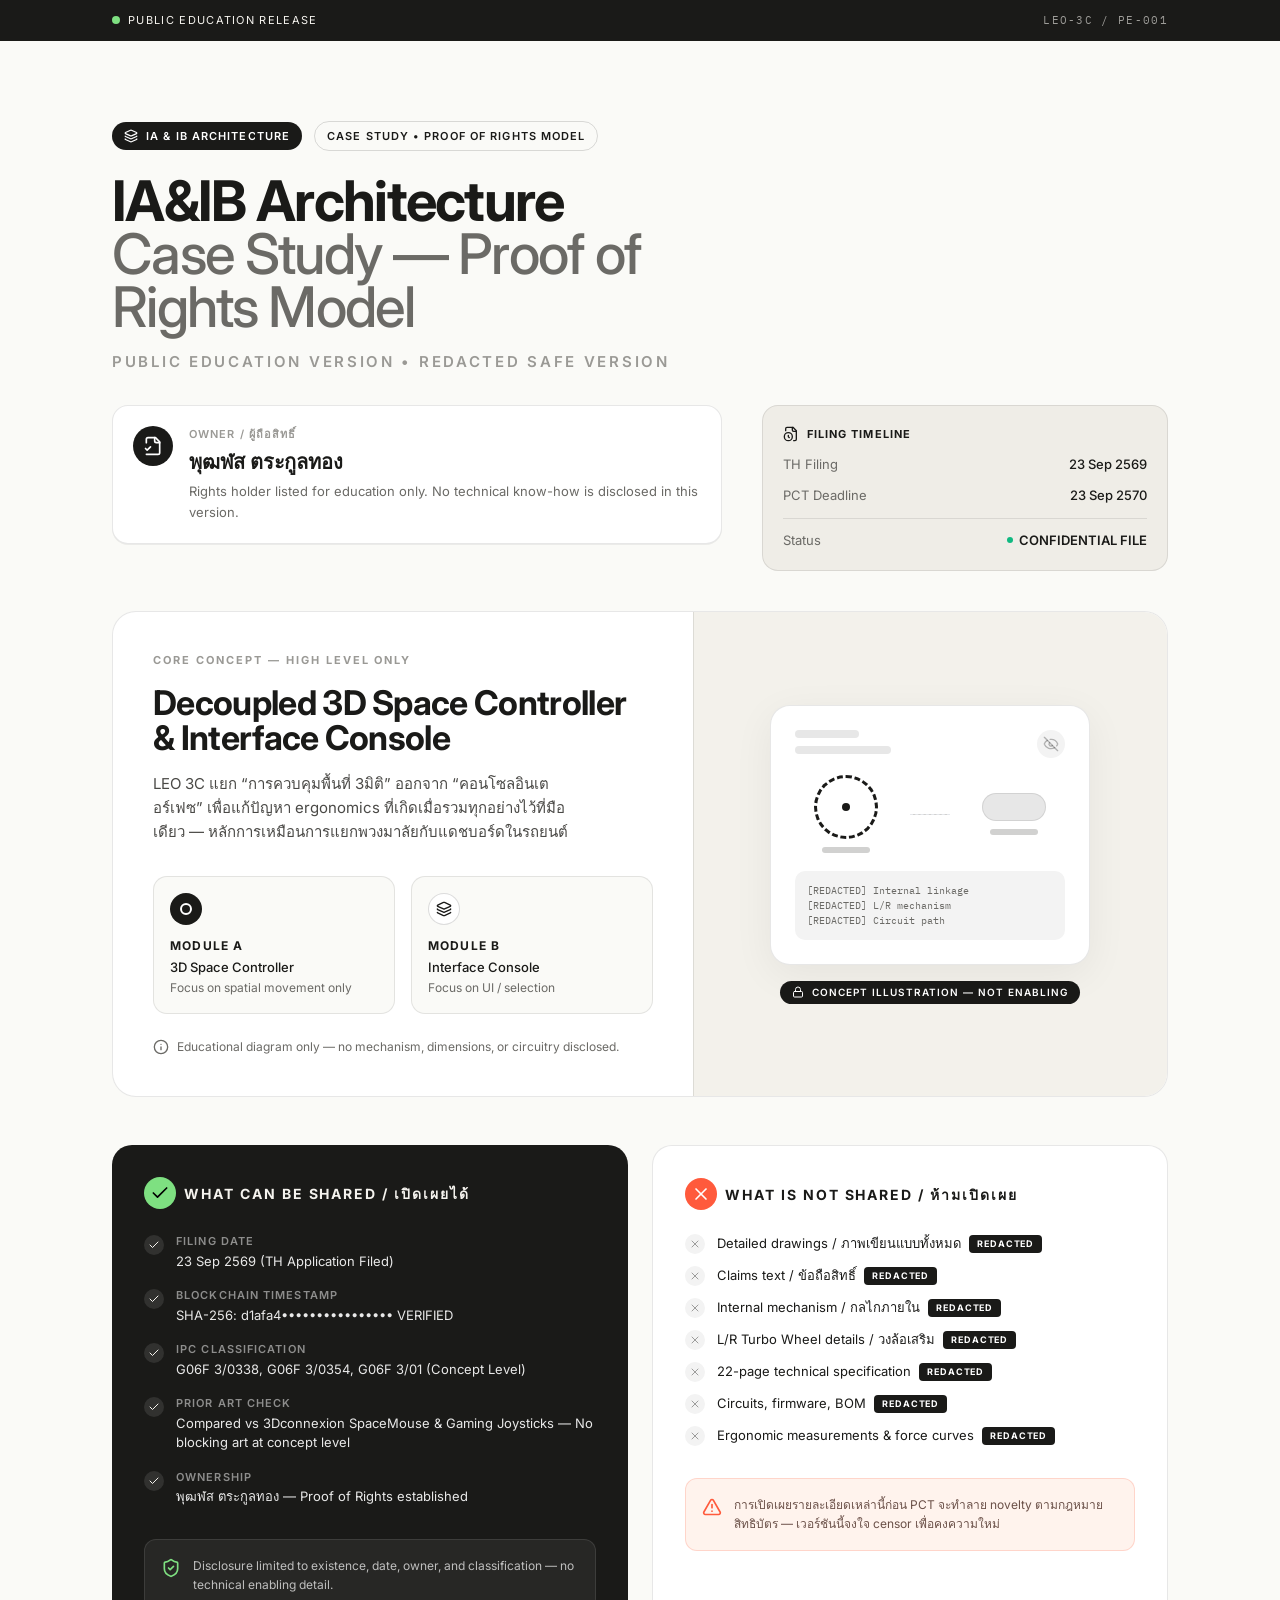
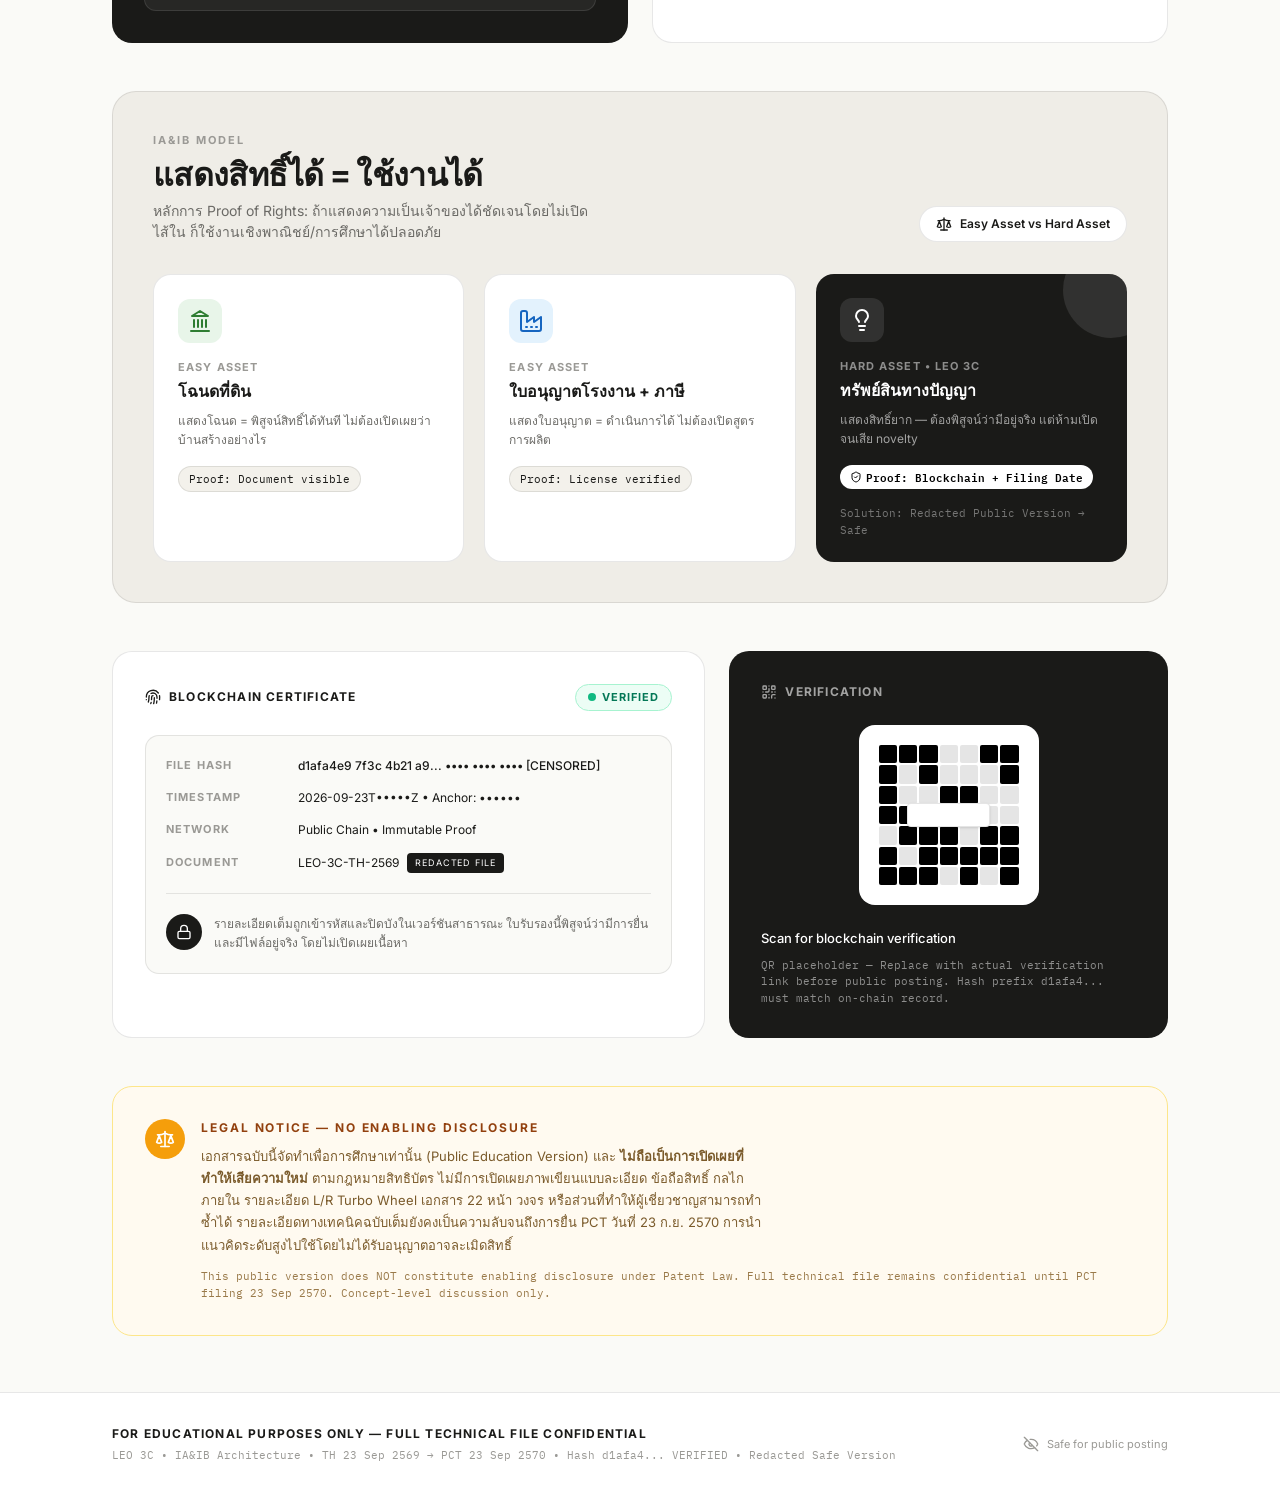
<file: leo_x5f_3c_x5f_public_x5f_education.html>
<!DOCTYPE html>
<html lang="en">
<head>
  <meta charset="UTF-8">
  <meta name="viewport" content="width=device-width, initial-scale=1">
  <title>React Artifact</title>
  <style>*,:after,:before{--tw-border-spacing-x:0;--tw-border-spacing-y:0;--tw-translate-x:0;--tw-translate-y:0;--tw-rotate:0;--tw-skew-x:0;--tw-skew-y:0;--tw-scale-x:1;--tw-scale-y:1;--tw-pan-x: ;--tw-pan-y: ;--tw-pinch-zoom: ;--tw-scroll-snap-strictness:proximity;--tw-gradient-from-position: ;--tw-gradient-via-position: ;--tw-gradient-to-position: ;--tw-ordinal: ;--tw-slashed-zero: ;--tw-numeric-figure: ;--tw-numeric-spacing: ;--tw-numeric-fraction: ;--tw-ring-inset: ;--tw-ring-offset-width:0px;--tw-ring-offset-color:#fff;--tw-ring-color:rgba(59,130,246,.5);--tw-ring-offset-shadow:0 0 #0000;--tw-ring-shadow:0 0 #0000;--tw-shadow:0 0 #0000;--tw-shadow-colored:0 0 #0000;--tw-blur: ;--tw-brightness: ;--tw-contrast: ;--tw-grayscale: ;--tw-hue-rotate: ;--tw-invert: ;--tw-saturate: ;--tw-sepia: ;--tw-drop-shadow: ;--tw-backdrop-blur: ;--tw-backdrop-brightness: ;--tw-backdrop-contrast: ;--tw-backdrop-grayscale: ;--tw-backdrop-hue-rotate: ;--tw-backdrop-invert: ;--tw-backdrop-opacity: ;--tw-backdrop-saturate: ;--tw-backdrop-sepia: ;--tw-contain-size: ;--tw-contain-layout: ;--tw-contain-paint: ;--tw-contain-style: }::backdrop{--tw-border-spacing-x:0;--tw-border-spacing-y:0;--tw-translate-x:0;--tw-translate-y:0;--tw-rotate:0;--tw-skew-x:0;--tw-skew-y:0;--tw-scale-x:1;--tw-scale-y:1;--tw-pan-x: ;--tw-pan-y: ;--tw-pinch-zoom: ;--tw-scroll-snap-strictness:proximity;--tw-gradient-from-position: ;--tw-gradient-via-position: ;--tw-gradient-to-position: ;--tw-ordinal: ;--tw-slashed-zero: ;--tw-numeric-figure: ;--tw-numeric-spacing: ;--tw-numeric-fraction: ;--tw-ring-inset: ;--tw-ring-offset-width:0px;--tw-ring-offset-color:#fff;--tw-ring-color:rgba(59,130,246,.5);--tw-ring-offset-shadow:0 0 #0000;--tw-ring-shadow:0 0 #0000;--tw-shadow:0 0 #0000;--tw-shadow-colored:0 0 #0000;--tw-blur: ;--tw-brightness: ;--tw-contrast: ;--tw-grayscale: ;--tw-hue-rotate: ;--tw-invert: ;--tw-saturate: ;--tw-sepia: ;--tw-drop-shadow: ;--tw-backdrop-blur: ;--tw-backdrop-brightness: ;--tw-backdrop-contrast: ;--tw-backdrop-grayscale: ;--tw-backdrop-hue-rotate: ;--tw-backdrop-invert: ;--tw-backdrop-opacity: ;--tw-backdrop-saturate: ;--tw-backdrop-sepia: ;--tw-contain-size: ;--tw-contain-layout: ;--tw-contain-paint: ;--tw-contain-style: }/*! tailwindcss v3.4.18 | MIT License | https://tailwindcss.com*/*,:after,:before{box-sizing:border-box;border:0 solid #e5e7eb}:after,:before{--tw-content:""}:host,html{line-height:1.5;-webkit-text-size-adjust:100%;-moz-tab-size:4;-o-tab-size:4;tab-size:4;font-family:ui-sans-serif,system-ui,sans-serif,Apple Color Emoji,Segoe UI Emoji,Segoe UI Symbol,Noto Color Emoji;font-feature-settings:normal;font-variation-settings:normal;-webkit-tap-highlight-color:transparent}body{line-height:inherit}hr{height:0;color:inherit;border-top-width:1px}abbr:where([title]){-webkit-text-decoration:underline dotted;text-decoration:underline dotted}h1,h2,h3,h4,h5,h6{font-size:inherit;font-weight:inherit}a{color:inherit;text-decoration:inherit}b,strong{font-weight:bolder}code,kbd,pre,samp{font-family:ui-monospace,SFMono-Regular,Menlo,Monaco,Consolas,Liberation Mono,Courier New,monospace;font-feature-settings:normal;font-variation-settings:normal;font-size:1em}small{font-size:80%}sub,sup{font-size:75%;line-height:0;position:relative;vertical-align:baseline}sub{bottom:-.25em}sup{top:-.5em}table{text-indent:0;border-color:inherit;border-collapse:collapse}button,input,optgroup,select,textarea{font-family:inherit;font-feature-settings:inherit;font-variation-settings:inherit;font-size:100%;font-weight:inherit;line-height:inherit;letter-spacing:inherit;color:inherit;margin:0;padding:0}button,select{text-transform:none}button,input:where([type=button]),input:where([type=reset]),input:where([type=submit]){-webkit-appearance:button;background-color:transparent;background-image:none}:-moz-focusring{outline:auto}:-moz-ui-invalid{box-shadow:none}progress{vertical-align:baseline}::-webkit-inner-spin-button,::-webkit-outer-spin-button{height:auto}[type=search]{-webkit-appearance:textfield;outline-offset:-2px}::-webkit-search-decoration{-webkit-appearance:none}::-webkit-file-upload-button{-webkit-appearance:button;font:inherit}summary{display:list-item}blockquote,dd,dl,figure,h1,h2,h3,h4,h5,h6,hr,p,pre{margin:0}fieldset{margin:0}fieldset,legend{padding:0}menu,ol,ul{list-style:none;margin:0;padding:0}dialog{padding:0}textarea{resize:vertical}input::-moz-placeholder,textarea::-moz-placeholder{opacity:1;color:#9ca3af}input::placeholder,textarea::placeholder{opacity:1;color:#9ca3af}[role=button],button{cursor:pointer}:disabled{cursor:default}audio,canvas,embed,iframe,img,object,svg,video{display:block;vertical-align:middle}img,video{max-width:100%;height:auto}[hidden]:where(:not([hidden=until-found])){display:none}.visible{visibility:visible}.absolute{position:absolute}.relative{position:relative}.inset-0{inset:0}.-right-8{right:-2rem}.-top-8{top:-2rem}.mx-auto{margin-left:auto;margin-right:auto}.mb-1{margin-bottom:.25rem}.mb-3{margin-bottom:.75rem}.mb-4{margin-bottom:1rem}.mb-6{margin-bottom:1.5rem}.mb-8{margin-bottom:2rem}.mt-0\.5{margin-top:.125rem}.mt-1{margin-top:.25rem}.mt-2{margin-top:.5rem}.mt-3{margin-top:.75rem}.mt-4{margin-top:1rem}.mt-5{margin-top:1.25rem}.mt-6{margin-top:1.5rem}.mt-8{margin-top:2rem}.flex{display:flex}.inline-flex{display:inline-flex}.grid{display:grid}.h-1\.5{height:.375rem}.h-10{height:2.5rem}.h-11{height:2.75rem}.h-2{height:.5rem}.h-24{height:6rem}.h-3{height:.75rem}.h-3\.5{height:.875rem}.h-4{height:1rem}.h-5{height:1.25rem}.h-6{height:1.5rem}.h-7{height:1.75rem}.h-8{height:2rem}.h-9{height:2.25rem}.h-\[140px\]{height:140px}.h-\[180px\]{height:180px}.h-\[260px\]{height:260px}.h-\[28px\]{height:28px}.h-\[64px\]{height:64px}.h-px{height:1px}.min-h-screen{min-height:100vh}.w-1\.5{width:.375rem}.w-10{width:2.5rem}.w-11{width:2.75rem}.w-12{width:3rem}.w-16{width:4rem}.w-2{width:.5rem}.w-24{width:6rem}.w-3{width:.75rem}.w-3\.5{width:.875rem}.w-4{width:1rem}.w-5{width:1.25rem}.w-6{width:1.5rem}.w-7{width:1.75rem}.w-8{width:2rem}.w-9{width:2.25rem}.w-\[140px\]{width:140px}.w-\[180px\]{width:180px}.w-\[64px\]{width:64px}.w-full{width:100%}.max-w-\[1120px\]{max-width:1120px}.max-w-\[18ch\]{max-width:18ch}.max-w-\[320px\]{max-width:320px}.max-w-\[48ch\]{max-width:48ch}.max-w-\[50ch\]{max-width:50ch}.max-w-\[70ch\]{max-width:70ch}.flex-1{flex:1 1 0%}.shrink-0{flex-shrink:0}@keyframes pulse{50%{opacity:.5}}.animate-pulse{animation:pulse 2s cubic-bezier(.4,0,.6,1) infinite}.grid-cols-2{grid-template-columns:repeat(2,minmax(0,1fr))}.grid-cols-7{grid-template-columns:repeat(7,minmax(0,1fr))}.grid-cols-\[120px_1fr\]{grid-template-columns:120px 1fr}.flex-col{flex-direction:column}.flex-wrap{flex-wrap:wrap}.place-items-center{place-items:center}.items-start{align-items:flex-start}.items-end{align-items:flex-end}.items-center{align-items:center}.justify-center{justify-content:center}.justify-between{justify-content:space-between}.gap-1{gap:.25rem}.gap-1\.5{gap:.375rem}.gap-2{gap:.5rem}.gap-3{gap:.75rem}.gap-4{gap:1rem}.gap-5{gap:1.25rem}.gap-6{gap:1.5rem}.gap-8{gap:2rem}.gap-\[2px\]{gap:2px}.space-y-2>:not([hidden])~:not([hidden]){--tw-space-y-reverse:0;margin-top:calc(.5rem*(1 - var(--tw-space-y-reverse)));margin-bottom:calc(.5rem*var(--tw-space-y-reverse))}.space-y-3>:not([hidden])~:not([hidden]){--tw-space-y-reverse:0;margin-top:calc(.75rem*(1 - var(--tw-space-y-reverse)));margin-bottom:calc(.75rem*var(--tw-space-y-reverse))}.space-y-4>:not([hidden])~:not([hidden]){--tw-space-y-reverse:0;margin-top:calc(1rem*(1 - var(--tw-space-y-reverse)));margin-bottom:calc(1rem*var(--tw-space-y-reverse))}.overflow-hidden{overflow:hidden}.break-all{word-break:break-all}.rounded{border-radius:.25rem}.rounded-\[10px\]{border-radius:10px}.rounded-\[12px\]{border-radius:12px}.rounded-\[14px\]{border-radius:14px}.rounded-\[16px\]{border-radius:16px}.rounded-\[18px\]{border-radius:18px}.rounded-\[20px\]{border-radius:20px}.rounded-\[24px\]{border-radius:24px}.rounded-\[2px\]{border-radius:2px}.rounded-full{border-radius:9999px}.border{border-width:1px}.border-2{border-width:2px}.border-\[3px\]{border-width:3px}.border-t{border-top-width:1px}.border-dashed{border-style:dashed}.border-\[\#1a1a18\]{--tw-border-opacity:1;border-color:rgb(26 26 24/var(--tw-border-opacity,1))}.border-\[\#1a1a18\]\/10{border-color:rgba(26,26,24,.1)}.border-\[\#1a1a18\]\/15{border-color:rgba(26,26,24,.15)}.border-\[\#ff5a3c\]\/20{border-color:rgba(255,90,60,.2)}.border-amber-200{--tw-border-opacity:1;border-color:rgb(253 230 138/var(--tw-border-opacity,1))}.border-black\/10{border-color:rgba(0,0,0,.1)}.border-emerald-200{--tw-border-opacity:1;border-color:rgb(167 243 208/var(--tw-border-opacity,1))}.border-white{--tw-border-opacity:1;border-color:rgb(255 255 255/var(--tw-border-opacity,1))}.border-white\/10{border-color:hsla(0,0%,100%,.1)}.bg-\[\#1a1a18\]{--tw-bg-opacity:1;background-color:rgb(26 26 24/var(--tw-bg-opacity,1))}.bg-\[\#1a1a18\]\/10{background-color:rgba(26,26,24,.1)}.bg-\[\#1a1a18\]\/20{background-color:rgba(26,26,24,.2)}.bg-\[\#1a1a18\]\/5{background-color:rgba(26,26,24,.05)}.bg-\[\#7ee081\]{--tw-bg-opacity:1;background-color:rgb(126 224 129/var(--tw-bg-opacity,1))}.bg-\[\#e3f2fd\]{--tw-bg-opacity:1;background-color:rgb(227 242 253/var(--tw-bg-opacity,1))}.bg-\[\#e8f5e9\]{--tw-bg-opacity:1;background-color:rgb(232 245 233/var(--tw-bg-opacity,1))}.bg-\[\#efede7\]{--tw-bg-opacity:1;background-color:rgb(239 237 231/var(--tw-bg-opacity,1))}.bg-\[\#f3f1eb\]{--tw-bg-opacity:1;background-color:rgb(243 241 235/var(--tw-bg-opacity,1))}.bg-\[\#fafaf7\]{--tw-bg-opacity:1;background-color:rgb(250 250 247/var(--tw-bg-opacity,1))}.bg-\[\#ff5a3c\]{--tw-bg-opacity:1;background-color:rgb(255 90 60/var(--tw-bg-opacity,1))}.bg-\[\#fff3ed\]{--tw-bg-opacity:1;background-color:rgb(255 243 237/var(--tw-bg-opacity,1))}.bg-\[\#fffaf0\]{--tw-bg-opacity:1;background-color:rgb(255 250 240/var(--tw-bg-opacity,1))}.bg-amber-500{--tw-bg-opacity:1;background-color:rgb(245 158 11/var(--tw-bg-opacity,1))}.bg-black{--tw-bg-opacity:1;background-color:rgb(0 0 0/var(--tw-bg-opacity,1))}.bg-black\/10{background-color:rgba(0,0,0,.1)}.bg-emerald-50{--tw-bg-opacity:1;background-color:rgb(236 253 245/var(--tw-bg-opacity,1))}.bg-emerald-500{--tw-bg-opacity:1;background-color:rgb(16 185 129/var(--tw-bg-opacity,1))}.bg-white{--tw-bg-opacity:1;background-color:rgb(255 255 255/var(--tw-bg-opacity,1))}.bg-white\/10{background-color:hsla(0,0%,100%,.1)}.bg-white\/\[0\.06\]{background-color:hsla(0,0%,100%,.06)}.p-3{padding:.75rem}.p-4{padding:1rem}.p-5{padding:1.25rem}.p-6{padding:1.5rem}.p-7{padding:1.75rem}.px-2{padding-left:.5rem;padding-right:.5rem}.px-2\.5{padding-left:.625rem;padding-right:.625rem}.px-3{padding-left:.75rem;padding-right:.75rem}.px-4{padding-left:1rem;padding-right:1rem}.px-6{padding-left:1.5rem;padding-right:1.5rem}.py-0\.5{padding-top:.125rem;padding-bottom:.125rem}.py-1{padding-top:.25rem;padding-bottom:.25rem}.py-1\.5{padding-top:.375rem;padding-bottom:.375rem}.py-2{padding-top:.5rem;padding-bottom:.5rem}.py-3{padding-top:.75rem;padding-bottom:.75rem}.py-4{padding-top:1rem;padding-bottom:1rem}.py-8{padding-top:2rem;padding-bottom:2rem}.pb-10{padding-bottom:2.5rem}.pb-12{padding-bottom:3rem}.pb-14{padding-bottom:3.5rem}.pt-12{padding-top:3rem}.font-\[Inter\2c system-ui\]{font-family:Inter,system-ui}.text-\[10px\]{font-size:10px}.text-\[11px\]{font-size:11px}.text-\[12px\]{font-size:12px}.text-\[13px\]{font-size:13px}.text-\[14px\]{font-size:14px}.text-\[15px\]{font-size:15px}.text-\[16px\]{font-size:16px}.text-\[18px\]{font-size:18px}.text-\[26px\]{font-size:26px}.text-\[28px\]{font-size:28px}.text-\[32px\]{font-size:32px}.text-\[9px\]{font-size:9px}.font-\[500\]{font-weight:500}.font-\[700\],.font-bold{font-weight:700}.font-medium{font-weight:500}.font-semibold{font-weight:600}.uppercase{text-transform:uppercase}.leading-\[0\.95\]{line-height:.95}.leading-\[1\.05\]{line-height:1.05}.leading-\[1\.1\]{line-height:1.1}.leading-\[1\.5\]{line-height:1.5}.leading-\[1\.6\]{line-height:1.6}.leading-\[1\.7\]{line-height:1.7}.leading-relaxed{line-height:1.625}.leading-tight{line-height:1.25}.tracking-\[-0\.01em\]{letter-spacing:-.01em}.tracking-\[-0\.02em\]{letter-spacing:-.02em}.tracking-\[-0\.03em\]{letter-spacing:-.03em}.tracking-\[0\.12em\]{letter-spacing:.12em}.tracking-\[0\.14em\]{letter-spacing:.14em}.tracking-\[0\.16em\]{letter-spacing:.16em}.tracking-\[0\.18em\]{letter-spacing:.18em}.tracking-widest{letter-spacing:.1em}.text-\[\#1565c0\]{--tw-text-opacity:1;color:rgb(21 101 192/var(--tw-text-opacity,1))}.text-\[\#1a1a18\]{--tw-text-opacity:1;color:rgb(26 26 24/var(--tw-text-opacity,1))}.text-\[\#1a1a18\]\/30{color:rgba(26,26,24,.3)}.text-\[\#1a1a18\]\/40{color:rgba(26,26,24,.4)}.text-\[\#2e7d32\]{--tw-text-opacity:1;color:rgb(46 125 50/var(--tw-text-opacity,1))}.text-\[\#4a4946\]{--tw-text-opacity:1;color:rgb(74 73 70/var(--tw-text-opacity,1))}.text-\[\#6b5048\]{--tw-text-opacity:1;color:rgb(107 80 72/var(--tw-text-opacity,1))}.text-\[\#6b6a66\]{--tw-text-opacity:1;color:rgb(107 106 102/var(--tw-text-opacity,1))}.text-\[\#7a5a2a\]{--tw-text-opacity:1;color:rgb(122 90 42/var(--tw-text-opacity,1))}.text-\[\#7ee081\]{--tw-text-opacity:1;color:rgb(126 224 129/var(--tw-text-opacity,1))}.text-\[\#9a7a4a\]{--tw-text-opacity:1;color:rgb(154 122 74/var(--tw-text-opacity,1))}.text-\[\#9a9995\]{--tw-text-opacity:1;color:rgb(154 153 149/var(--tw-text-opacity,1))}.text-\[\#f5f3ee\]{--tw-text-opacity:1;color:rgb(245 243 238/var(--tw-text-opacity,1))}.text-\[\#ff5a3c\]{--tw-text-opacity:1;color:rgb(255 90 60/var(--tw-text-opacity,1))}.text-amber-800{--tw-text-opacity:1;color:rgb(146 64 14/var(--tw-text-opacity,1))}.text-black{--tw-text-opacity:1;color:rgb(0 0 0/var(--tw-text-opacity,1))}.text-emerald-700{--tw-text-opacity:1;color:rgb(4 120 87/var(--tw-text-opacity,1))}.text-white{--tw-text-opacity:1;color:rgb(255 255 255/var(--tw-text-opacity,1))}.text-white\/40{color:hsla(0,0%,100%,.4)}.text-white\/50{color:hsla(0,0%,100%,.5)}.text-white\/60{color:hsla(0,0%,100%,.6)}.text-white\/70{color:hsla(0,0%,100%,.7)}.text-white\/90{color:hsla(0,0%,100%,.9)}.opacity-60{opacity:.6}.shadow{--tw-shadow:0 1px 3px 0 rgba(0,0,0,.1),0 1px 2px -1px rgba(0,0,0,.1);--tw-shadow-colored:0 1px 3px 0 var(--tw-shadow-color),0 1px 2px -1px var(--tw-shadow-color)}.shadow,.shadow-\[0_10px_40px_rgba\(0\2c 0\2c 0\2c 0\.06\)\]{box-shadow:var(--tw-ring-offset-shadow,0 0 #0000),var(--tw-ring-shadow,0 0 #0000),var(--tw-shadow)}.shadow-\[0_10px_40px_rgba\(0\2c 0\2c 0\2c 0\.06\)\]{--tw-shadow:0 10px 40px rgba(0,0,0,.06);--tw-shadow-colored:0 10px 40px var(--tw-shadow-color)}.shadow-\[0_1px_0_0_rgba\(0\2c 0\2c 0\2c 0\.06\)\]{--tw-shadow:0 1px 0 0 rgba(0,0,0,.06);--tw-shadow-colored:0 1px 0 0 var(--tw-shadow-color);box-shadow:var(--tw-ring-offset-shadow,0 0 #0000),var(--tw-ring-shadow,0 0 #0000),var(--tw-shadow)}#root,body,html{min-height:100%}body{margin:0;font-family:Inter,ui-sans-serif,system-ui,-apple-system,BlinkMacSystemFont,Segoe UI,sans-serif}[role=button]:not([aria-disabled=true]),button:not(:disabled),label[for],select:not(:disabled),summary{cursor:pointer}.selection\:bg-\[\#1a1a18\] ::-moz-selection{--tw-bg-opacity:1;background-color:rgb(26 26 24/var(--tw-bg-opacity,1))}.selection\:bg-\[\#1a1a18\] ::selection{--tw-bg-opacity:1;background-color:rgb(26 26 24/var(--tw-bg-opacity,1))}.selection\:text-white ::-moz-selection{--tw-text-opacity:1;color:rgb(255 255 255/var(--tw-text-opacity,1))}.selection\:text-white ::selection{--tw-text-opacity:1;color:rgb(255 255 255/var(--tw-text-opacity,1))}.selection\:bg-\[\#1a1a18\]::-moz-selection{--tw-bg-opacity:1;background-color:rgb(26 26 24/var(--tw-bg-opacity,1))}.selection\:bg-\[\#1a1a18\]::selection{--tw-bg-opacity:1;background-color:rgb(26 26 24/var(--tw-bg-opacity,1))}.selection\:text-white::-moz-selection{--tw-text-opacity:1;color:rgb(255 255 255/var(--tw-text-opacity,1))}.selection\:text-white::selection{--tw-text-opacity:1;color:rgb(255 255 255/var(--tw-text-opacity,1))}@media (min-width:768px){.md\:grid-cols-2{grid-template-columns:repeat(2,minmax(0,1fr))}.md\:grid-cols-3{grid-template-columns:repeat(3,minmax(0,1fr))}.md\:grid-cols-\[1\.15fr_0\.85fr\]{grid-template-columns:1.15fr .85fr}.md\:grid-cols-\[1\.1fr_0\.9fr\]{grid-template-columns:1.1fr .9fr}.md\:grid-cols-\[1\.2fr_0\.8fr\]{grid-template-columns:1.2fr .8fr}.md\:flex-row{flex-direction:row}.md\:items-center{align-items:center}.md\:gap-10{gap:2.5rem}.md\:border-l{border-left-width:1px}.md\:border-t-0{border-top-width:0}.md\:p-10{padding:2.5rem}.md\:p-8{padding:2rem}.md\:px-8{padding-left:2rem;padding-right:2rem}.md\:pt-20{padding-top:5rem}.md\:text-\[15px\]{font-size:15px}.md\:text-\[20px\]{font-size:20px}.md\:text-\[32px\]{font-size:32px}.md\:text-\[34px\]{font-size:34px}.md\:text-\[56px\]{font-size:56px}}</style>
</head>
<body>
  <div id="root"></div>
  
  <script type="module">var fc=Object.create;var{getPrototypeOf:cc,defineProperty:Gl,getOwnPropertyNames:dc}=Object;var pc=Object.prototype.hasOwnProperty;var Ze=(e,t,n)=>{n=e!=null?fc(cc(e)):{};let r=t||!e||!e.__esModule?Gl(n,"default",{value:e,enumerable:!0}):n;for(let l of dc(e))if(!pc.call(r,l))Gl(r,l,{get:()=>e[l],enumerable:!0});return r};var _r=(e,t)=>()=>(t||e((t={exports:{}}).exports,t),t.exports);var mc=(e,t)=>{for(var n in t)Gl(e,n,{get:t[n],enumerable:!0,configurable:!0,set:(r)=>t[n]=()=>r})};var vc=(e,t)=>()=>(e&&(t=e(e=0)),t);var Ft=_r((Dc)=>{var Sn=Symbol.for("react.element"),hc=Symbol.for("react.portal"),yc=Symbol.for("react.fragment"),gc=Symbol.for("react.strict_mode"),Sc=Symbol.for("react.profiler"),wc=Symbol.for("react.provider"),kc=Symbol.for("react.context"),Ec=Symbol.for("react.forward_ref"),Cc=Symbol.for("react.suspense"),_c=Symbol.for("react.memo"),Pc=Symbol.for("react.lazy"),gi=Symbol.iterator;function Nc(e){if(e===null||typeof e!=="object")return null;return e=gi&&e[gi]||e["@@iterator"],typeof e==="function"?e:null}var ki={isMounted:function(){return!1},enqueueForceUpdate:function(){},enqueueReplaceState:function(){},enqueueSetState:function(){}},Ei=Object.assign,Ci={};function Lt(e,t,n){this.props=e,this.context=t,this.refs=Ci,this.updater=n||ki}Lt.prototype.isReactComponent={};Lt.prototype.setState=function(e,t){if(typeof e!=="object"&&typeof e!=="function"&&e!=null)throw Error("setState(...): takes an object of state variables to update or a function which returns an object of state variables.");this.updater.enqueueSetState(this,e,t,"setState")};Lt.prototype.forceUpdate=function(e){this.updater.enqueueForceUpdate(this,e,"forceUpdate")};function _i(){}_i.prototype=Lt.prototype;function Jl(e,t,n){this.props=e,this.context=t,this.refs=Ci,this.updater=n||ki}var ql=Jl.prototype=new _i;ql.constructor=Jl;Ei(ql,Lt.prototype);ql.isPureReactComponent=!0;var Si=Array.isArray,Pi=Object.prototype.hasOwnProperty,jl={current:null},Ni={key:!0,ref:!0,__self:!0,__source:!0};function zi(e,t,n){var r,l={},u=null,o=null;if(t!=null)for(r in t.ref!==void 0&&(o=t.ref),t.key!==void 0&&(u=""+t.key),t)Pi.call(t,r)&&!Ni.hasOwnProperty(r)&&(l[r]=t[r]);var i=arguments.length-2;if(i===1)l.children=n;else if(1<i){for(var a=Array(i),f=0;f<i;f++)a[f]=arguments[f+2];l.children=a}if(e&&e.defaultProps)for(r in i=e.defaultProps,i)l[r]===void 0&&(l[r]=i[r]);return{$$typeof:Sn,type:e,key:u,ref:o,props:l,_owner:jl.current}}function zc(e,t){return{$$typeof:Sn,type:e.type,key:t,ref:e.ref,props:e.props,_owner:e._owner}}function bl(e){return typeof e==="object"&&e!==null&&e.$$typeof===Sn}function Tc(e){var t={"=":"=0",":":"=2"};return"$"+e.replace(/[=:]/g,function(n){return t[n]})}var wi=/\/+/g;function Zl(e,t){return typeof e==="object"&&e!==null&&e.key!=null?Tc(""+e.key):t.toString(36)}function Nr(e,t,n,r,l){var u=typeof e;if(u==="undefined"||u==="boolean")e=null;var o=!1;if(e===null)o=!0;else switch(u){case"string":case"number":o=!0;break;case"object":switch(e.$$typeof){case Sn:case hc:o=!0}}if(o)return o=e,l=l(o),e=r===""?"."+Zl(o,0):r,Si(l)?(n="",e!=null&&(n=e.replace(wi,"$&/")+"/"),Nr(l,t,n,"",function(f){return f})):l!=null&&(bl(l)&&(l=zc(l,n+(!l.key||o&&o.key===l.key?"":(""+l.key).replace(wi,"$&/")+"/")+e)),t.push(l)),1;if(o=0,r=r===""?".":r+":",Si(e))for(var i=0;i<e.length;i++){u=e[i];var a=r+Zl(u,i);o+=Nr(u,t,n,a,l)}else if(a=Nc(e),typeof a==="function")for(e=a.call(e),i=0;!(u=e.next()).done;)u=u.value,a=r+Zl(u,i++),o+=Nr(u,t,n,a,l);else if(u==="object")throw t=String(e),Error("Objects are not valid as a React child (found: "+(t==="[object Object]"?"object with keys {"+Object.keys(e).join(", ")+"}":t)+"). If you meant to render a collection of children, use an array instead.");return o}function Pr(e,t,n){if(e==null)return e;var r=[],l=0;return Nr(e,r,"","",function(u){return t.call(n,u,l++)}),r}function Rc(e){if(e._status===-1){var t=e._result;t=t(),t.then(function(n){if(e._status===0||e._status===-1)e._status=1,e._result=n},function(n){if(e._status===0||e._status===-1)e._status=2,e._result=n}),e._status===-1&&(e._status=0,e._result=t)}if(e._status===1)return e._result.default;throw e._result}var re={current:null},zr={transition:null},Oc={ReactCurrentDispatcher:re,ReactCurrentBatchConfig:zr,ReactCurrentOwner:jl};function Ti(){throw Error("act(...) is not supported in production builds of React.")}Dc.Children={map:Pr,forEach:function(e,t,n){Pr(e,function(){t.apply(this,arguments)},n)},count:function(e){var t=0;return Pr(e,function(){t++}),t},toArray:function(e){return Pr(e,function(t){return t})||[]},only:function(e){if(!bl(e))throw Error("React.Children.only expected to receive a single React element child.");return e}};Dc.Component=Lt;Dc.Fragment=yc;Dc.Profiler=Sc;Dc.PureComponent=Jl;Dc.StrictMode=gc;Dc.Suspense=Cc;Dc.__SECRET_INTERNALS_DO_NOT_USE_OR_YOU_WILL_BE_FIRED=Oc;Dc.act=Ti;Dc.cloneElement=function(e,t,n){if(e===null||e===void 0)throw Error("React.cloneElement(...): The argument must be a React element, but you passed "+e+".");var r=Ei({},e.props),l=e.key,u=e.ref,o=e._owner;if(t!=null){if(t.ref!==void 0&&(u=t.ref,o=jl.current),t.key!==void 0&&(l=""+t.key),e.type&&e.type.defaultProps)var i=e.type.defaultProps;for(a in t)Pi.call(t,a)&&!Ni.hasOwnProperty(a)&&(r[a]=t[a]===void 0&&i!==void 0?i[a]:t[a])}var a=arguments.length-2;if(a===1)r.children=n;else if(1<a){i=Array(a);for(var f=0;f<a;f++)i[f]=arguments[f+2];r.children=i}return{$$typeof:Sn,type:e.type,key:l,ref:u,props:r,_owner:o}};Dc.createContext=function(e){return e={$$typeof:kc,_currentValue:e,_currentValue2:e,_threadCount:0,Provider:null,Consumer:null,_defaultValue:null,_globalName:null},e.Provider={$$typeof:wc,_context:e},e.Consumer=e};Dc.createElement=zi;Dc.createFactory=function(e){var t=zi.bind(null,e);return t.type=e,t};Dc.createRef=function(){return{current:null}};Dc.forwardRef=function(e){return{$$typeof:Ec,render:e}};Dc.isValidElement=bl;Dc.lazy=function(e){return{$$typeof:Pc,_payload:{_status:-1,_result:e},_init:Rc}};Dc.memo=function(e,t){return{$$typeof:_c,type:e,compare:t===void 0?null:t}};Dc.startTransition=function(e){var t=zr.transition;zr.transition={};try{e()}finally{zr.transition=t}};Dc.unstable_act=Ti;Dc.useCallback=function(e,t){return re.current.useCallback(e,t)};Dc.useContext=function(e){return re.current.useContext(e)};Dc.useDebugValue=function(){};Dc.useDeferredValue=function(e){return re.current.useDeferredValue(e)};Dc.useEffect=function(e,t){return re.current.useEffect(e,t)};Dc.useId=function(){return re.current.useId()};Dc.useImperativeHandle=function(e,t,n){return re.current.useImperativeHandle(e,t,n)};Dc.useInsertionEffect=function(e,t){return re.current.useInsertionEffect(e,t)};Dc.useLayoutEffect=function(e,t){return re.current.useLayoutEffect(e,t)};Dc.useMemo=function(e,t){return re.current.useMemo(e,t)};Dc.useReducer=function(e,t,n){return re.current.useReducer(e,t,n)};Dc.useRef=function(e){return re.current.useRef(e)};Dc.useState=function(e){return re.current.useState(e)};Dc.useSyncExternalStore=function(e,t,n){return re.current.useSyncExternalStore(e,t,n)};Dc.useTransition=function(){return re.current.useTransition()};Dc.version="18.3.1"});var Fi=_r((vd)=>{function tu(e,t){var n=e.length;e.push(t);e:for(;0<n;){var r=n-1>>>1,l=e[r];if(0<Tr(l,t))e[r]=t,e[n]=l,n=r;else break e}}function Ce(e){return e.length===0?null:e[0]}function Mr(e){if(e.length===0)return null;var t=e[0],n=e.pop();if(n!==t){e[0]=n;e:for(var r=0,l=e.length,u=l>>>1;r<u;){var o=2*(r+1)-1,i=e[o],a=o+1,f=e[a];if(0>Tr(i,n))a<l&&0>Tr(f,i)?(e[r]=f,e[a]=n,r=a):(e[r]=i,e[o]=n,r=o);else if(a<l&&0>Tr(f,n))e[r]=f,e[a]=n,r=a;else break e}}return t}function Tr(e,t){var n=e.sortIndex-t.sortIndex;return n!==0?n:e.id-t.id}if(typeof performance==="object"&&typeof performance.now==="function")nu=performance,vd.unstable_now=function(){return nu.now()};else Rr=Date,ru=Rr.now(),vd.unstable_now=function(){return Rr.now()-ru};var nu,Rr,ru,De=[],Je=[],md=1,he=null,j=3,xr=!1,gt=!1,kn=!1,Oi=typeof setTimeout==="function"?setTimeout:null,Di=typeof clearTimeout==="function"?clearTimeout:null,Ri=typeof setImmediate<"u"?setImmediate:null;typeof navigator<"u"&&navigator.scheduling!==void 0&&navigator.scheduling.isInputPending!==void 0&&navigator.scheduling.isInputPending.bind(navigator.scheduling);function lu(e){for(var t=Ce(Je);t!==null;){if(t.callback===null)Mr(Je);else if(t.startTime<=e)Mr(Je),t.sortIndex=t.expirationTime,tu(De,t);else break;t=Ce(Je)}}function ou(e){if(kn=!1,lu(e),!gt)if(Ce(De)!==null)gt=!0,au(iu);else{var t=Ce(Je);t!==null&&su(ou,t.startTime-e)}}function iu(e,t){gt=!1,kn&&(kn=!1,Di(En),En=-1),xr=!0;var n=j;try{lu(t);for(he=Ce(De);he!==null&&(!(he.expirationTime>t)||e&&!Li());){var r=he.callback;if(typeof r==="function"){he.callback=null,j=he.priorityLevel;var l=r(he.expirationTime<=t);t=vd.unstable_now(),typeof l==="function"?he.callback=l:he===Ce(De)&&Mr(De),lu(t)}else Mr(De);he=Ce(De)}if(he!==null)var u=!0;else{var o=Ce(Je);o!==null&&su(ou,o.startTime-t),u=!1}return u}finally{he=null,j=n,xr=!1}}var Lr=!1,Or=null,En=-1,Mi=5,xi=-1;function Li(){return vd.unstable_now()-xi<Mi?!1:!0}function eu(){if(Or!==null){var e=vd.unstable_now();xi=e;var t=!0;try{t=Or(!0,e)}finally{t?wn():(Lr=!1,Or=null)}}else Lr=!1}var wn;if(typeof Ri==="function")wn=function(){Ri(eu)};else if(typeof MessageChannel<"u")Dr=new MessageChannel,uu=Dr.port2,Dr.port1.onmessage=eu,wn=function(){uu.postMessage(null)};else wn=function(){Oi(eu,0)};var Dr,uu;function au(e){Or=e,Lr||(Lr=!0,wn())}function su(e,t){En=Oi(function(){e(vd.unstable_now())},t)}vd.unstable_IdlePriority=5;vd.unstable_ImmediatePriority=1;vd.unstable_LowPriority=4;vd.unstable_NormalPriority=3;vd.unstable_Profiling=null;vd.unstable_UserBlockingPriority=2;vd.unstable_cancelCallback=function(e){e.callback=null};vd.unstable_continueExecution=function(){gt||xr||(gt=!0,au(iu))};vd.unstable_forceFrameRate=function(e){0>e||125<e?console.error("forceFrameRate takes a positive int between 0 and 125, forcing frame rates higher than 125 fps is not supported"):Mi=0<e?Math.floor(1000/e):5};vd.unstable_getCurrentPriorityLevel=function(){return j};vd.unstable_getFirstCallbackNode=function(){return Ce(De)};vd.unstable_next=function(e){switch(j){case 1:case 2:case 3:var t=3;break;default:t=j}var n=j;j=t;try{return e()}finally{j=n}};vd.unstable_pauseExecution=function(){};vd.unstable_requestPaint=function(){};vd.unstable_runWithPriority=function(e,t){switch(e){case 1:case 2:case 3:case 4:case 5:break;default:e=3}var n=j;j=e;try{return t()}finally{j=n}};vd.unstable_scheduleCallback=function(e,t,n){var r=vd.unstable_now();switch(typeof n==="object"&&n!==null?(n=n.delay,n=typeof n==="number"&&0<n?r+n:r):n=r,e){case 1:var l=-1;break;case 2:l=250;break;case 5:l=1073741823;break;case 4:l=1e4;break;default:l=5000}return l=n+l,e={id:md++,callback:t,priorityLevel:e,startTime:n,expirationTime:l,sortIndex:-1},n>r?(e.sortIndex=n,tu(Je,e),Ce(De)===null&&e===Ce(Je)&&(kn?(Di(En),En=-1):kn=!0,su(ou,n-r))):(e.sortIndex=l,tu(De,e),gt||xr||(gt=!0,au(iu))),e};vd.unstable_shouldYield=Li;vd.unstable_wrapCallback=function(e){var t=j;return function(){var n=j;j=t;try{return e.apply(this,arguments)}finally{j=n}}}});var hi={};mc(hi,{version:()=>Jf,unstable_renderSubtreeIntoContainer:()=>Zf,unstable_batchedUpdates:()=>Gf,unmountComponentAtNode:()=>Xf,render:()=>Yf,hydrateRoot:()=>Kf,hydrate:()=>Wf,flushSync:()=>Qf,findDOMNode:()=>Hf,createRoot:()=>$f,createPortal:()=>Af,__SECRET_INTERNALS_DO_NOT_USE_OR_YOU_WILL_BE_FIRED:()=>Bf});function y(e){for(var t="https://reactjs.org/docs/error-decoder.html?invariant="+e,n=1;n<arguments.length;n++)t+="&args[]="+encodeURIComponent(arguments[n]);return"Minified React error #"+e+"; visit "+t+" for the full message or use the non-minified dev environment for full errors and additional helpful warnings."}function Mt(e,t){rn(e,t),rn(e+"Capture",t)}function rn(e,t){Xn[e]=t;for(e=0;e<t.length;e++)$a.add(t[e])}function Fd(e){if(Du.call(Ui,e))return!0;if(Du.call(Ii,e))return!1;if(Ld.test(e))return Ui[e]=!0;return Ii[e]=!0,!1}function Id(e,t,n,r){if(n!==null&&n.type===0)return!1;switch(typeof t){case"function":case"symbol":return!0;case"boolean":if(r)return!1;if(n!==null)return!n.acceptsBooleans;return e=e.toLowerCase().slice(0,5),e!=="data-"&&e!=="aria-";default:return!1}}function Ud(e,t,n,r){if(t===null||typeof t>"u"||Id(e,t,n,r))return!0;if(r)return!1;if(n!==null)switch(n.type){case 3:return!t;case 4:return t===!1;case 5:return isNaN(t);case 6:return isNaN(t)||1>t}return!1}function oe(e,t,n,r,l,u,o){this.acceptsBooleans=t===2||t===3||t===4,this.attributeName=r,this.attributeNamespace=l,this.mustUseProperty=n,this.propertyName=e,this.type=t,this.sanitizeURL=u,this.removeEmptyString=o}function zo(e){return e[1].toUpperCase()}function To(e,t,n,r){var l=q.hasOwnProperty(t)?q[t]:null;if(l!==null?l.type!==0:r||!(2<t.length)||t[0]!=="o"&&t[0]!=="O"||t[1]!=="n"&&t[1]!=="N")Ud(t,n,l,r)&&(n=null),r||l===null?Fd(t)&&(n===null?e.removeAttribute(t):e.setAttribute(t,""+n)):l.mustUseProperty?e[l.propertyName]=n===null?l.type===3?!1:"":n:(t=l.attributeName,r=l.attributeNamespace,n===null?e.removeAttribute(t):(l=l.type,n=l===3||l===4&&n===!0?"":""+n,r?e.setAttributeNS(r,t,n):e.setAttribute(t,n)))}function Cn(e){if(e===null||typeof e!=="object")return null;return e=Vi&&e[Vi]||e["@@iterator"],typeof e==="function"?e:null}function On(e){if(fu===void 0)try{throw Error()}catch(n){var t=n.stack.trim().match(/\n( *(at )?)/);fu=t&&t[1]||""}return`
`+fu+e}function du(e,t){if(!e||cu)return"";cu=!0;var n=Error.prepareStackTrace;Error.prepareStackTrace=void 0;try{if(t)if(t=function(){throw Error()},Object.defineProperty(t.prototype,"props",{set:function(){throw Error()}}),typeof Reflect==="object"&&Reflect.construct){try{Reflect.construct(t,[])}catch(f){var r=f}Reflect.construct(e,[],t)}else{try{t.call()}catch(f){r=f}e.call(t.prototype)}else{try{throw Error()}catch(f){r=f}e()}}catch(f){if(f&&r&&typeof f.stack==="string"){for(var l=f.stack.split(`
`),u=r.stack.split(`
`),o=l.length-1,i=u.length-1;1<=o&&0<=i&&l[o]!==u[i];)i--;for(;1<=o&&0<=i;o--,i--)if(l[o]!==u[i]){if(o!==1||i!==1)do if(o--,i--,0>i||l[o]!==u[i]){var a=`
`+l[o].replace(" at new "," at ");return e.displayName&&a.includes("<anonymous>")&&(a=a.replace("<anonymous>",e.displayName)),a}while(1<=o&&0<=i);break}}}finally{cu=!1,Error.prepareStackTrace=n}return(e=e?e.displayName||e.name:"")?On(e):""}function Vd(e){switch(e.tag){case 5:return On(e.type);case 16:return On("Lazy");case 13:return On("Suspense");case 19:return On("SuspenseList");case 0:case 2:case 15:return e=du(e.type,!1),e;case 11:return e=du(e.type.render,!1),e;case 1:return e=du(e.type,!0),e;default:return""}}function Fu(e){if(e==null)return null;if(typeof e==="function")return e.displayName||e.name||null;if(typeof e==="string")return e;switch(e){case At:return"Fragment";case Bt:return"Portal";case Mu:return"Profiler";case Ro:return"StrictMode";case xu:return"Suspense";case Lu:return"SuspenseList"}if(typeof e==="object")switch(e.$$typeof){case Qa:return(e.displayName||"Context")+".Consumer";case Ha:return(e._context.displayName||"Context")+".Provider";case Oo:var t=e.render;return e=e.displayName,e||(e=t.displayName||t.name||"",e=e!==""?"ForwardRef("+e+")":"ForwardRef"),e;case Do:return t=e.displayName||null,t!==null?t:Fu(e.type)||"Memo";case je:t=e._payload,e=e._init;try{return Fu(e(t))}catch(n){}}return null}function Bd(e){var t=e.type;switch(e.tag){case 24:return"Cache";case 9:return(t.displayName||"Context")+".Consumer";case 10:return(t._context.displayName||"Context")+".Provider";case 18:return"DehydratedFragment";case 11:return e=t.render,e=e.displayName||e.name||"",t.displayName||(e!==""?"ForwardRef("+e+")":"ForwardRef");case 7:return"Fragment";case 5:return t;case 4:return"Portal";case 3:return"Root";case 6:return"Text";case 16:return Fu(t);case 8:return t===Ro?"StrictMode":"Mode";case 22:return"Offscreen";case 12:return"Profiler";case 21:return"Scope";case 13:return"Suspense";case 19:return"SuspenseList";case 25:return"TracingMarker";case 1:case 0:case 17:case 2:case 14:case 15:if(typeof t==="function")return t.displayName||t.name||null;if(typeof t==="string")return t}return null}function dt(e){switch(typeof e){case"boolean":case"number":case"string":case"undefined":return e;case"object":return e;default:return""}}function Ka(e){var t=e.type;return(e=e.nodeName)&&e.toLowerCase()==="input"&&(t==="checkbox"||t==="radio")}function Ad(e){var t=Ka(e)?"checked":"value",n=Object.getOwnPropertyDescriptor(e.constructor.prototype,t),r=""+e[t];if(!e.hasOwnProperty(t)&&typeof n<"u"&&typeof n.get==="function"&&typeof n.set==="function"){var{get:l,set:u}=n;return Object.defineProperty(e,t,{configurable:!0,get:function(){return l.call(this)},set:function(o){r=""+o,u.call(this,o)}}),Object.defineProperty(e,t,{enumerable:n.enumerable}),{getValue:function(){return r},setValue:function(o){r=""+o},stopTracking:function(){e._valueTracker=null,delete e[t]}}}}function Ir(e){e._valueTracker||(e._valueTracker=Ad(e))}function Ya(e){if(!e)return!1;var t=e._valueTracker;if(!t)return!0;var n=t.getValue(),r="";return e&&(r=Ka(e)?e.checked?"true":"false":e.value),e=r,e!==n?(t.setValue(e),!0):!1}function il(e){if(e=e||(typeof document<"u"?document:void 0),typeof e>"u")return null;try{return e.activeElement||e.body}catch(t){return e.body}}function Iu(e,t){var n=t.checked;return B({},t,{defaultChecked:void 0,defaultValue:void 0,value:void 0,checked:n!=null?n:e._wrapperState.initialChecked})}function Bi(e,t){var n=t.defaultValue==null?"":t.defaultValue,r=t.checked!=null?t.checked:t.defaultChecked;n=dt(t.value!=null?t.value:n),e._wrapperState={initialChecked:r,initialValue:n,controlled:t.type==="checkbox"||t.type==="radio"?t.checked!=null:t.value!=null}}function Xa(e,t){t=t.checked,t!=null&&To(e,"checked",t,!1)}function Uu(e,t){Xa(e,t);var n=dt(t.value),r=t.type;if(n!=null)if(r==="number"){if(n===0&&e.value===""||e.value!=n)e.value=""+n}else e.value!==""+n&&(e.value=""+n);else if(r==="submit"||r==="reset"){e.removeAttribute("value");return}t.hasOwnProperty("value")?Vu(e,t.type,n):t.hasOwnProperty("defaultValue")&&Vu(e,t.type,dt(t.defaultValue)),t.checked==null&&t.defaultChecked!=null&&(e.defaultChecked=!!t.defaultChecked)}function Ai(e,t,n){if(t.hasOwnProperty("value")||t.hasOwnProperty("defaultValue")){var r=t.type;if(!(r!=="submit"&&r!=="reset"||t.value!==void 0&&t.value!==null))return;t=""+e._wrapperState.initialValue,n||t===e.value||(e.value=t),e.defaultValue=t}n=e.name,n!==""&&(e.name=""),e.defaultChecked=!!e._wrapperState.initialChecked,n!==""&&(e.name=n)}function Vu(e,t,n){if(t!=="number"||il(e.ownerDocument)!==e)n==null?e.defaultValue=""+e._wrapperState.initialValue:e.defaultValue!==""+n&&(e.defaultValue=""+n)}function qt(e,t,n,r){if(e=e.options,t){t={};for(var l=0;l<n.length;l++)t["$"+n[l]]=!0;for(n=0;n<e.length;n++)l=t.hasOwnProperty("$"+e[n].value),e[n].selected!==l&&(e[n].selected=l),l&&r&&(e[n].defaultSelected=!0)}else{n=""+dt(n),t=null;for(l=0;l<e.length;l++){if(e[l].value===n){e[l].selected=!0,r&&(e[l].defaultSelected=!0);return}t!==null||e[l].disabled||(t=e[l])}t!==null&&(t.selected=!0)}}function Bu(e,t){if(t.dangerouslySetInnerHTML!=null)throw Error(y(91));return B({},t,{value:void 0,defaultValue:void 0,children:""+e._wrapperState.initialValue})}function $i(e,t){var n=t.value;if(n==null){if(n=t.children,t=t.defaultValue,n!=null){if(t!=null)throw Error(y(92));if(Dn(n)){if(1<n.length)throw Error(y(93));n=n[0]}t=n}t==null&&(t=""),n=t}e._wrapperState={initialValue:dt(n)}}function Ga(e,t){var n=dt(t.value),r=dt(t.defaultValue);n!=null&&(n=""+n,n!==e.value&&(e.value=n),t.defaultValue==null&&e.defaultValue!==n&&(e.defaultValue=n)),r!=null&&(e.defaultValue=""+r)}function Hi(e){var t=e.textContent;t===e._wrapperState.initialValue&&t!==""&&t!==null&&(e.value=t)}function Za(e){switch(e){case"svg":return"http://www.w3.org/2000/svg";case"math":return"http://www.w3.org/1998/Math/MathML";default:return"http://www.w3.org/1999/xhtml"}}function Au(e,t){return e==null||e==="http://www.w3.org/1999/xhtml"?Za(t):e==="http://www.w3.org/2000/svg"&&t==="foreignObject"?"http://www.w3.org/1999/xhtml":e}function Gn(e,t){if(t){var n=e.firstChild;if(n&&n===e.lastChild&&n.nodeType===3){n.nodeValue=t;return}}e.textContent=t}function qa(e,t,n){return t==null||typeof t==="boolean"||t===""?"":n||typeof t!=="number"||t===0||Vn.hasOwnProperty(e)&&Vn[e]?(""+t).trim():t+"px"}function ja(e,t){e=e.style;for(var n in t)if(t.hasOwnProperty(n)){var r=n.indexOf("--")===0,l=qa(n,t[n],r);n==="float"&&(n="cssFloat"),r?e.setProperty(n,l):e[n]=l}}function $u(e,t){if(t){if(Hd[e]&&(t.children!=null||t.dangerouslySetInnerHTML!=null))throw Error(y(137,e));if(t.dangerouslySetInnerHTML!=null){if(t.children!=null)throw Error(y(60));if(typeof t.dangerouslySetInnerHTML!=="object"||!("__html"in t.dangerouslySetInnerHTML))throw Error(y(61))}if(t.style!=null&&typeof t.style!=="object")throw Error(y(62))}}function Hu(e,t){if(e.indexOf("-")===-1)return typeof t.is==="string";switch(e){case"annotation-xml":case"color-profile":case"font-face":case"font-face-src":case"font-face-uri":case"font-face-format":case"font-face-name":case"missing-glyph":return!1;default:return!0}}function Mo(e){return e=e.target||e.srcElement||window,e.correspondingUseElement&&(e=e.correspondingUseElement),e.nodeType===3?e.parentNode:e}function Qi(e){if(e=dr(e)){if(typeof Wu!=="function")throw Error(y(280));var t=e.stateNode;t&&(t=Fl(t),Wu(e.stateNode,e.type,t))}}function ba(e){jt?bt?bt.push(e):bt=[e]:jt=e}function es(){if(jt){var e=jt,t=bt;if(bt=jt=null,Qi(e),t)for(e=0;e<t.length;e++)Qi(t[e])}}function ts(e,t){return e(t)}function ns(){}function rs(e,t,n){if(pu)return e(t,n);pu=!0;try{return ts(e,t,n)}finally{if(pu=!1,jt!==null||bt!==null)ns(),es()}}function Zn(e,t){var n=e.stateNode;if(n===null)return null;var r=Fl(n);if(r===null)return null;n=r[t];e:switch(t){case"onClick":case"onClickCapture":case"onDoubleClick":case"onDoubleClickCapture":case"onMouseDown":case"onMouseDownCapture":case"onMouseMove":case"onMouseMoveCapture":case"onMouseUp":case"onMouseUpCapture":case"onMouseEnter":(r=!r.disabled)||(e=e.type,r=!(e==="button"||e==="input"||e==="select"||e==="textarea")),e=!r;break e;default:e=!1}if(e)return null;if(n&&typeof n!=="function")throw Error(y(231,t,typeof n));return n}function Qd(e,t,n,r,l,u,o,i,a){var f=Array.prototype.slice.call(arguments,3);try{t.apply(n,f)}catch(m){this.onError(m)}}function Kd(e,t,n,r,l,u,o,i,a){Bn=!1,al=null,Qd.apply(Wd,arguments)}function Yd(e,t,n,r,l,u,o,i,a){if(Kd.apply(this,arguments),Bn){if(Bn){var f=al;Bn=!1,al=null}else throw Error(y(198));sl||(sl=!0,Yu=f)}}function xt(e){var t=e,n=e;if(e.alternate)for(;t.return;)t=t.return;else{e=t;do t=e,(t.flags&4098)!==0&&(n=t.return),e=t.return;while(e)}return t.tag===3?n:null}function ls(e){if(e.tag===13){var t=e.memoizedState;if(t===null&&(e=e.alternate,e!==null&&(t=e.memoizedState)),t!==null)return t.dehydrated}return null}function Wi(e){if(xt(e)!==e)throw Error(y(188))}function Xd(e){var t=e.alternate;if(!t){if(t=xt(e),t===null)throw Error(y(188));return t!==e?null:e}for(var n=e,r=t;;){var l=n.return;if(l===null)break;var u=l.alternate;if(u===null){if(r=l.return,r!==null){n=r;continue}break}if(l.child===u.child){for(u=l.child;u;){if(u===n)return Wi(l),e;if(u===r)return Wi(l),t;u=u.sibling}throw Error(y(188))}if(n.return!==r.return)n=l,r=u;else{for(var o=!1,i=l.child;i;){if(i===n){o=!0,n=l,r=u;break}if(i===r){o=!0,r=l,n=u;break}i=i.sibling}if(!o){for(i=u.child;i;){if(i===n){o=!0,n=u,r=l;break}if(i===r){o=!0,r=u,n=l;break}i=i.sibling}if(!o)throw Error(y(189))}}if(n.alternate!==r)throw Error(y(190))}if(n.tag!==3)throw Error(y(188));return n.stateNode.current===n?e:t}function us(e){return e=Xd(e),e!==null?os(e):null}function os(e){if(e.tag===5||e.tag===6)return e;for(e=e.child;e!==null;){var t=os(e);if(t!==null)return t;e=e.sibling}return null}function jd(e){if(Fe&&typeof Fe.onCommitFiberRoot==="function")try{Fe.onCommitFiberRoot(Dl,e,void 0,(e.current.flags&128)===128)}catch(t){}}function tp(e){return e>>>=0,e===0?32:31-(bd(e)/ep|0)|0}function Mn(e){switch(e&-e){case 1:return 1;case 2:return 2;case 4:return 4;case 8:return 8;case 16:return 16;case 32:return 32;case 64:case 128:case 256:case 512:case 1024:case 2048:case 4096:case 8192:case 16384:case 32768:case 65536:case 131072:case 262144:case 524288:case 1048576:case 2097152:return e&4194240;case 4194304:case 8388608:case 16777216:case 33554432:case 67108864:return e&130023424;case 134217728:return 134217728;case 268435456:return 268435456;case 536870912:return 536870912;case 1073741824:return 1073741824;default:return e}}function cl(e,t){var n=e.pendingLanes;if(n===0)return 0;var r=0,l=e.suspendedLanes,u=e.pingedLanes,o=n&268435455;if(o!==0){var i=o&~l;i!==0?r=Mn(i):(u&=o,u!==0&&(r=Mn(u)))}else o=n&~l,o!==0?r=Mn(o):u!==0&&(r=Mn(u));if(r===0)return 0;if(t!==0&&t!==r&&(t&l)===0&&(l=r&-r,u=t&-t,l>=u||l===16&&(u&4194240)!==0))return t;if((r&4)!==0&&(r|=n&16),t=e.entangledLanes,t!==0)for(e=e.entanglements,t&=r;0<t;)n=31-Te(t),l=1<<n,r|=e[n],t&=~l;return r}function np(e,t){switch(e){case 1:case 2:case 4:return t+250;case 8:case 16:case 32:case 64:case 128:case 256:case 512:case 1024:case 2048:case 4096:case 8192:case 16384:case 32768:case 65536:case 131072:case 262144:case 524288:case 1048576:case 2097152:return t+5000;case 4194304:case 8388608:case 16777216:case 33554432:case 67108864:return-1;case 134217728:case 268435456:case 536870912:case 1073741824:return-1;default:return-1}}function rp(e,t){for(var{suspendedLanes:n,pingedLanes:r,expirationTimes:l,pendingLanes:u}=e;0<u;){var o=31-Te(u),i=1<<o,a=l[o];if(a===-1){if((i&n)===0||(i&r)!==0)l[o]=np(i,t)}else a<=t&&(e.expiredLanes|=i);u&=~i}}function Xu(e){return e=e.pendingLanes&-1073741825,e!==0?e:e&1073741824?1073741824:0}function fs(){var e=Vr;return Vr<<=1,(Vr&4194240)===0&&(Vr=64),e}function mu(e){for(var t=[],n=0;31>n;n++)t.push(e);return t}function fr(e,t,n){e.pendingLanes|=t,t!==536870912&&(e.suspendedLanes=0,e.pingedLanes=0),e=e.eventTimes,t=31-Te(t),e[t]=n}function lp(e,t){var n=e.pendingLanes&~t;e.pendingLanes=t,e.suspendedLanes=0,e.pingedLanes=0,e.expiredLanes&=t,e.mutableReadLanes&=t,e.entangledLanes&=t,t=e.entanglements;var r=e.eventTimes;for(e=e.expirationTimes;0<n;){var l=31-Te(n),u=1<<l;t[l]=0,r[l]=-1,e[l]=-1,n&=~u}}function Lo(e,t){var n=e.entangledLanes|=t;for(e=e.entanglements;n;){var r=31-Te(n),l=1<<r;l&t|e[r]&t&&(e[r]|=t),n&=~l}}function cs(e){return e&=-e,1<e?4<e?(e&268435455)!==0?16:536870912:4:1}function Yi(e,t){switch(e){case"focusin":case"focusout":lt=null;break;case"dragenter":case"dragleave":ut=null;break;case"mouseover":case"mouseout":ot=null;break;case"pointerover":case"pointerout":Jn.delete(t.pointerId);break;case"gotpointercapture":case"lostpointercapture":qn.delete(t.pointerId)}}function _n(e,t,n,r,l,u){if(e===null||e.nativeEvent!==u)return e={blockedOn:t,domEventName:n,eventSystemFlags:r,nativeEvent:u,targetContainers:[l]},t!==null&&(t=dr(t),t!==null&&Fo(t)),e;return e.eventSystemFlags|=r,t=e.targetContainers,l!==null&&t.indexOf(l)===-1&&t.push(l),e}function op(e,t,n,r,l){switch(t){case"focusin":return lt=_n(lt,e,t,n,r,l),!0;case"dragenter":return ut=_n(ut,e,t,n,r,l),!0;case"mouseover":return ot=_n(ot,e,t,n,r,l),!0;case"pointerover":var u=l.pointerId;return Jn.set(u,_n(Jn.get(u)||null,e,t,n,r,l)),!0;case"gotpointercapture":return u=l.pointerId,qn.set(u,_n(qn.get(u)||null,e,t,n,r,l)),!0}return!1}function hs(e){var t=Et(e.target);if(t!==null){var n=xt(t);if(n!==null){if(t=n.tag,t===13){if(t=ls(n),t!==null){e.blockedOn=t,vs(e.priority,function(){ps(n)});return}}else if(t===3&&n.stateNode.current.memoizedState.isDehydrated){e.blockedOn=n.tag===3?n.stateNode.containerInfo:null;return}}}e.blockedOn=null}function Jr(e){if(e.blockedOn!==null)return!1;for(var t=e.targetContainers;0<t.length;){var n=Zu(e.domEventName,e.eventSystemFlags,t[0],e.nativeEvent);if(n===null){n=e.nativeEvent;var r=new n.constructor(n.type,n);Qu=r,n.target.dispatchEvent(r),Qu=null}else return t=dr(n),t!==null&&Fo(t),e.blockedOn=n,!1;t.shift()}return!0}function Xi(e,t,n){Jr(e)&&n.delete(t)}function ip(){Gu=!1,lt!==null&&Jr(lt)&&(lt=null),ut!==null&&Jr(ut)&&(ut=null),ot!==null&&Jr(ot)&&(ot=null),Jn.forEach(Xi),qn.forEach(Xi)}function Pn(e,t){e.blockedOn===t&&(e.blockedOn=null,Gu||(Gu=!0,I.unstable_scheduleCallback(I.unstable_NormalPriority,ip)))}function jn(e){function t(l){return Pn(l,e)}if(0<Ar.length){Pn(Ar[0],e);for(var n=1;n<Ar.length;n++){var r=Ar[n];r.blockedOn===e&&(r.blockedOn=null)}}lt!==null&&Pn(lt,e),ut!==null&&Pn(ut,e),ot!==null&&Pn(ot,e),Jn.forEach(t),qn.forEach(t);for(n=0;n<et.length;n++)r=et[n],r.blockedOn===e&&(r.blockedOn=null);for(;0<et.length&&(n=et[0],n.blockedOn===null);)hs(n),n.blockedOn===null&&et.shift()}function ap(e,t,n,r){var l=D,u=en.transition;en.transition=null;try{D=1,Io(e,t,n,r)}finally{D=l,en.transition=u}}function sp(e,t,n,r){var l=D,u=en.transition;en.transition=null;try{D=4,Io(e,t,n,r)}finally{D=l,en.transition=u}}function Io(e,t,n,r){if(dl){var l=Zu(e,t,n,r);if(l===null)wu(e,t,r,pl,n),Yi(e,r);else if(op(l,e,t,n,r))r.stopPropagation();else if(Yi(e,r),t&4&&-1<up.indexOf(e)){for(;l!==null;){var u=dr(l);if(u!==null&&ds(u),u=Zu(e,t,n,r),u===null&&wu(e,t,r,pl,n),u===l)break;l=u}l!==null&&r.stopPropagation()}else wu(e,t,r,null,n)}}function Zu(e,t,n,r){if(pl=null,e=Mo(r),e=Et(e),e!==null)if(t=xt(e),t===null)e=null;else if(n=t.tag,n===13){if(e=ls(t),e!==null)return e;e=null}else if(n===3){if(t.stateNode.current.memoizedState.isDehydrated)return t.tag===3?t.stateNode.containerInfo:null;e=null}else t!==e&&(e=null);return pl=e,null}function ys(e){switch(e){case"cancel":case"click":case"close":case"contextmenu":case"copy":case"cut":case"auxclick":case"dblclick":case"dragend":case"dragstart":case"drop":case"focusin":case"focusout":case"input":case"invalid":case"keydown":case"keypress":case"keyup":case"mousedown":case"mouseup":case"paste":case"pause":case"play":case"pointercancel":case"pointerdown":case"pointerup":case"ratechange":case"reset":case"resize":case"seeked":case"submit":case"touchcancel":case"touchend":case"touchstart":case"volumechange":case"change":case"selectionchange":case"textInput":case"compositionstart":case"compositionend":case"compositionupdate":case"beforeblur":case"afterblur":case"beforeinput":case"blur":case"fullscreenchange":case"focus":case"hashchange":case"popstate":case"select":case"selectstart":return 1;case"drag":case"dragenter":case"dragexit":case"dragleave":case"dragover":case"mousemove":case"mouseout":case"mouseover":case"pointermove":case"pointerout":case"pointerover":case"scroll":case"toggle":case"touchmove":case"wheel":case"mouseenter":case"mouseleave":case"pointerenter":case"pointerleave":return 4;case"message":switch(Jd()){case xo:return 1;case as:return 4;case fl:case qd:return 16;case ss:return 536870912;default:return 16}default:return 16}}function gs(){if(qr)return qr;var e,t=Uo,n=t.length,r,l="value"in nt?nt.value:nt.textContent,u=l.length;for(e=0;e<n&&t[e]===l[e];e++);var o=n-e;for(r=1;r<=o&&t[n-r]===l[u-r];r++);return qr=l.slice(e,1<r?1-r:void 0)}function jr(e){var t=e.keyCode;return"charCode"in e?(e=e.charCode,e===0&&t===13&&(e=13)):e=t,e===10&&(e=13),32<=e||e===13?e:0}function $r(){return!0}function Gi(){return!1}function ve(e){function t(n,r,l,u,o){this._reactName=n,this._targetInst=l,this.type=r,this.nativeEvent=u,this.target=o,this.currentTarget=null;for(var i in e)e.hasOwnProperty(i)&&(n=e[i],this[i]=n?n(u):u[i]);return this.isDefaultPrevented=(u.defaultPrevented!=null?u.defaultPrevented:u.returnValue===!1)?$r:Gi,this.isPropagationStopped=Gi,this}return B(t.prototype,{preventDefault:function(){this.defaultPrevented=!0;var n=this.nativeEvent;n&&(n.preventDefault?n.preventDefault():typeof n.returnValue!=="unknown"&&(n.returnValue=!1),this.isDefaultPrevented=$r)},stopPropagation:function(){var n=this.nativeEvent;n&&(n.stopPropagation?n.stopPropagation():typeof n.cancelBubble!=="unknown"&&(n.cancelBubble=!0),this.isPropagationStopped=$r)},persist:function(){},isPersistent:$r}),t}function Ep(e){var t=this.nativeEvent;return t.getModifierState?t.getModifierState(e):(e=kp[e])?!!t[e]:!1}function Bo(){return Ep}function ws(e,t){switch(e){case"keyup":return Mp.indexOf(t.keyCode)!==-1;case"keydown":return t.keyCode!==229;case"keypress":case"mousedown":case"focusout":return!0;default:return!1}}function ks(e){return e=e.detail,typeof e==="object"&&"data"in e?e.data:null}function Lp(e,t){switch(e){case"compositionend":return ks(t);case"keypress":if(t.which!==32)return null;return bi=!0,ji;case"textInput":return e=t.data,e===ji&&bi?null:e;default:return null}}function Fp(e,t){if($t)return e==="compositionend"||!Ao&&ws(e,t)?(e=gs(),qr=Uo=nt=null,$t=!1,e):null;switch(e){case"paste":return null;case"keypress":if(!(t.ctrlKey||t.altKey||t.metaKey)||t.ctrlKey&&t.altKey){if(t.char&&1<t.char.length)return t.char;if(t.which)return String.fromCharCode(t.which)}return null;case"compositionend":return Ss&&t.locale!=="ko"?null:t.data;default:return null}}function ea(e){var t=e&&e.nodeName&&e.nodeName.toLowerCase();return t==="input"?!!Ip[e.type]:t==="textarea"?!0:!1}function Es(e,t,n,r){ba(r),t=ml(t,"onChange"),0<t.length&&(n=new Vo("onChange","change",null,n,r),e.push({event:n,listeners:t}))}function Up(e){xs(e,0)}function xl(e){var t=Wt(e);if(Ya(t))return e}function Vp(e,t){if(e==="change")return t}function ta(){$n&&($n.detachEvent("onpropertychange",_s),bn=$n=null)}function _s(e){if(e.propertyName==="value"&&xl(bn)){var t=[];Es(t,bn,e,Mo(e)),rs(Up,t)}}function Bp(e,t,n){e==="focusin"?(ta(),$n=t,bn=n,$n.attachEvent("onpropertychange",_s)):e==="focusout"&&ta()}function Ap(e){if(e==="selectionchange"||e==="keyup"||e==="keydown")return xl(bn)}function $p(e,t){if(e==="click")return xl(t)}function Hp(e,t){if(e==="input"||e==="change")return xl(t)}function Qp(e,t){return e===t&&(e!==0||1/e===1/t)||e!==e&&t!==t}function er(e,t){if(Oe(e,t))return!0;if(typeof e!=="object"||e===null||typeof t!=="object"||t===null)return!1;var n=Object.keys(e),r=Object.keys(t);if(n.length!==r.length)return!1;for(r=0;r<n.length;r++){var l=n[r];if(!Du.call(t,l)||!Oe(e[l],t[l]))return!1}return!0}function na(e){for(;e&&e.firstChild;)e=e.firstChild;return e}function ra(e,t){var n=na(e);e=0;for(var r;n;){if(n.nodeType===3){if(r=e+n.textContent.length,e<=t&&r>=t)return{node:n,offset:t-e};e=r}e:{for(;n;){if(n.nextSibling){n=n.nextSibling;break e}n=n.parentNode}n=void 0}n=na(n)}}function Ps(e,t){return e&&t?e===t?!0:e&&e.nodeType===3?!1:t&&t.nodeType===3?Ps(e,t.parentNode):("contains"in e)?e.contains(t):e.compareDocumentPosition?!!(e.compareDocumentPosition(t)&16):!1:!1}function Ns(){for(var e=window,t=il();t instanceof e.HTMLIFrameElement;){try{var n=typeof t.contentWindow.location.href==="string"}catch(r){n=!1}if(n)e=t.contentWindow;else break;t=il(e.document)}return t}function $o(e){var t=e&&e.nodeName&&e.nodeName.toLowerCase();return t&&(t==="input"&&(e.type==="text"||e.type==="search"||e.type==="tel"||e.type==="url"||e.type==="password")||t==="textarea"||e.contentEditable==="true")}function Wp(e){var t=Ns(),n=e.focusedElem,r=e.selectionRange;if(t!==n&&n&&n.ownerDocument&&Ps(n.ownerDocument.documentElement,n)){if(r!==null&&$o(n)){if(t=r.start,e=r.end,e===void 0&&(e=t),"selectionStart"in n)n.selectionStart=t,n.selectionEnd=Math.min(e,n.value.length);else if(e=(t=n.ownerDocument||document)&&t.defaultView||window,e.getSelection){e=e.getSelection();var l=n.textContent.length,u=Math.min(r.start,l);r=r.end===void 0?u:Math.min(r.end,l),!e.extend&&u>r&&(l=r,r=u,u=l),l=ra(n,u);var o=ra(n,r);l&&o&&(e.rangeCount!==1||e.anchorNode!==l.node||e.anchorOffset!==l.offset||e.focusNode!==o.node||e.focusOffset!==o.offset)&&(t=t.createRange(),t.setStart(l.node,l.offset),e.removeAllRanges(),u>r?(e.addRange(t),e.extend(o.node,o.offset)):(t.setEnd(o.node,o.offset),e.addRange(t)))}}t=[];for(e=n;e=e.parentNode;)e.nodeType===1&&t.push({element:e,left:e.scrollLeft,top:e.scrollTop});typeof n.focus==="function"&&n.focus();for(n=0;n<t.length;n++)e=t[n],e.element.scrollLeft=e.left,e.element.scrollTop=e.top}}function la(e,t,n){var r=n.window===n?n.document:n.nodeType===9?n:n.ownerDocument;qu||Ht==null||Ht!==il(r)||(r=Ht,("selectionStart"in r)&&$o(r)?r={start:r.selectionStart,end:r.selectionEnd}:(r=(r.ownerDocument&&r.ownerDocument.defaultView||window).getSelection(),r={anchorNode:r.anchorNode,anchorOffset:r.anchorOffset,focusNode:r.focusNode,focusOffset:r.focusOffset}),Hn&&er(Hn,r)||(Hn=r,r=ml(Ju,"onSelect"),0<r.length&&(t=new Vo("onSelect","select",null,t,n),e.push({event:t,listeners:r}),t.target=Ht)))}function Hr(e,t){var n={};return n[e.toLowerCase()]=t.toLowerCase(),n["Webkit"+e]="webkit"+t,n["Moz"+e]="moz"+t,n}function Ll(e){if(gu[e])return gu[e];if(!Qt[e])return e;var t=Qt[e],n;for(n in t)if(t.hasOwnProperty(n)&&n in zs)return gu[e]=t[n];return e}function mt(e,t){Ms.set(e,t),Mt(t,[e])}function oa(e,t,n){var r=e.type||"unknown-event";e.currentTarget=n,Yd(r,t,void 0,e),e.currentTarget=null}function xs(e,t){t=(t&4)!==0;for(var n=0;n<e.length;n++){var r=e[n],l=r.event;r=r.listeners;e:{var u=void 0;if(t)for(var o=r.length-1;0<=o;o--){var i=r[o],a=i.instance,f=i.currentTarget;if(i=i.listener,a!==u&&l.isPropagationStopped())break e;oa(l,i,f),u=a}else for(o=0;o<r.length;o++){if(i=r[o],a=i.instance,f=i.currentTarget,i=i.listener,a!==u&&l.isPropagationStopped())break e;oa(l,i,f),u=a}}}if(sl)throw e=Yu,sl=!1,Yu=null,e}function x(e,t){var n=t[lo];n===void 0&&(n=t[lo]=new Set);var r=e+"__bubble";n.has(r)||(Ls(t,e,2,!1),n.add(r))}function Su(e,t,n){var r=0;t&&(r|=4),Ls(n,e,r,t)}function tr(e){if(!e[Qr]){e[Qr]=!0,$a.forEach(function(n){n!=="selectionchange"&&(Yp.has(n)||Su(n,!1,e),Su(n,!0,e))});var t=e.nodeType===9?e:e.ownerDocument;t===null||t[Qr]||(t[Qr]=!0,Su("selectionchange",!1,t))}}function Ls(e,t,n,r){switch(ys(t)){case 1:var l=ap;break;case 4:l=sp;break;default:l=Io}n=l.bind(null,t,n,e),l=void 0,!Ku||t!=="touchstart"&&t!=="touchmove"&&t!=="wheel"||(l=!0),r?l!==void 0?e.addEventListener(t,n,{capture:!0,passive:l}):e.addEventListener(t,n,!0):l!==void 0?e.addEventListener(t,n,{passive:l}):e.addEventListener(t,n,!1)}function wu(e,t,n,r,l){var u=r;if((t&1)===0&&(t&2)===0&&r!==null)e:for(;;){if(r===null)return;var o=r.tag;if(o===3||o===4){var i=r.stateNode.containerInfo;if(i===l||i.nodeType===8&&i.parentNode===l)break;if(o===4)for(o=r.return;o!==null;){var a=o.tag;if(a===3||a===4){if(a=o.stateNode.containerInfo,a===l||a.nodeType===8&&a.parentNode===l)return}o=o.return}for(;i!==null;){if(o=Et(i),o===null)return;if(a=o.tag,a===5||a===6){r=u=o;continue e}i=i.parentNode}}r=r.return}rs(function(){var f=u,m=Mo(n),h=[];e:{var v=Ms.get(e);if(v!==void 0){var w=Vo,E=e;switch(e){case"keypress":if(jr(n)===0)break e;case"keydown":case"keyup":w=_p;break;case"focusin":E="focus",w=yu;break;case"focusout":E="blur",w=yu;break;case"beforeblur":case"afterblur":w=yu;break;case"click":if(n.button===2)break e;case"auxclick":case"dblclick":case"mousedown":case"mousemove":case"mouseup":case"mouseout":case"mouseover":case"contextmenu":w=Zi;break;case"drag":case"dragend":case"dragenter":case"dragexit":case"dragleave":case"dragover":case"dragstart":case"drop":w=dp;break;case"touchcancel":case"touchend":case"touchmove":case"touchstart":w=zp;break;case Ts:case Rs:case Os:w=vp;break;case Ds:w=Rp;break;case"scroll":w=fp;break;case"wheel":w=Dp;break;case"copy":case"cut":case"paste":w=yp;break;case"gotpointercapture":case"lostpointercapture":case"pointercancel":case"pointerdown":case"pointermove":case"pointerout":case"pointerover":case"pointerup":w=qi}var C=(t&4)!==0,$=!C&&e==="scroll",c=C?v!==null?v+"Capture":null:v;C=[];for(var s=f,d;s!==null;){d=s;var g=d.stateNode;if(d.tag===5&&g!==null&&(d=g,c!==null&&(g=Zn(s,c),g!=null&&C.push(nr(s,g,d)))),$)break;s=s.return}0<C.length&&(v=new w(v,E,null,n,m),h.push({event:v,listeners:C}))}}if((t&7)===0){e:{if(v=e==="mouseover"||e==="pointerover",w=e==="mouseout"||e==="pointerout",v&&n!==Qu&&(E=n.relatedTarget||n.fromElement)&&(Et(E)||E[Qe]))break e;if(w||v){if(v=m.window===m?m:(v=m.ownerDocument)?v.defaultView||v.parentWindow:window,w){if(E=n.relatedTarget||n.toElement,w=f,E=E?Et(E):null,E!==null&&($=xt(E),E!==$||E.tag!==5&&E.tag!==6))E=null}else w=null,E=f;if(w!==E){if(C=Zi,g="onMouseLeave",c="onMouseEnter",s="mouse",e==="pointerout"||e==="pointerover")C=qi,g="onPointerLeave",c="onPointerEnter",s="pointer";if($=w==null?v:Wt(w),d=E==null?v:Wt(E),v=new C(g,s+"leave",w,n,m),v.target=$,v.relatedTarget=d,g=null,Et(m)===f&&(C=new C(c,s+"enter",E,n,m),C.target=d,C.relatedTarget=$,g=C),$=g,w&&E)t:{C=w,c=E,s=0;for(d=C;d;d=Ut(d))s++;d=0;for(g=c;g;g=Ut(g))d++;for(;0<s-d;)C=Ut(C),s--;for(;0<d-s;)c=Ut(c),d--;for(;s--;){if(C===c||c!==null&&C===c.alternate)break t;C=Ut(C),c=Ut(c)}C=null}else C=null;w!==null&&ia(h,v,w,C,!1),E!==null&&$!==null&&ia(h,$,E,C,!0)}}}e:{if(v=f?Wt(f):window,w=v.nodeName&&v.nodeName.toLowerCase(),w==="select"||w==="input"&&v.type==="file")var _=Vp;else if(ea(v))if(Cs)_=Hp;else{_=Ap;var P=Bp}else(w=v.nodeName)&&w.toLowerCase()==="input"&&(v.type==="checkbox"||v.type==="radio")&&(_=$p);if(_&&(_=_(e,f))){Es(h,_,n,m);break e}P&&P(e,v,f),e==="focusout"&&(P=v._wrapperState)&&P.controlled&&v.type==="number"&&Vu(v,"number",v.value)}switch(P=f?Wt(f):window,e){case"focusin":if(ea(P)||P.contentEditable==="true")Ht=P,Ju=f,Hn=null;break;case"focusout":Hn=Ju=Ht=null;break;case"mousedown":qu=!0;break;case"contextmenu":case"mouseup":case"dragend":qu=!1,la(h,n,m);break;case"selectionchange":if(Kp)break;case"keydown":case"keyup":la(h,n,m)}var N;if(Ao)e:{switch(e){case"compositionstart":var z="onCompositionStart";break e;case"compositionend":z="onCompositionEnd";break e;case"compositionupdate":z="onCompositionUpdate";break e}z=void 0}else $t?ws(e,n)&&(z="onCompositionEnd"):e==="keydown"&&n.keyCode===229&&(z="onCompositionStart");if(z&&(Ss&&n.locale!=="ko"&&($t||z!=="onCompositionStart"?z==="onCompositionEnd"&&$t&&(N=gs()):(nt=m,Uo=("value"in nt)?nt.value:nt.textContent,$t=!0)),P=ml(f,z),0<P.length&&(z=new Ji(z,e,null,n,m),h.push({event:z,listeners:P}),N?z.data=N:(N=ks(n),N!==null&&(z.data=N)))),N=xp?Lp(e,n):Fp(e,n))f=ml(f,"onBeforeInput"),0<f.length&&(m=new Ji("onBeforeInput","beforeinput",null,n,m),h.push({event:m,listeners:f}),m.data=N)}xs(h,t)})}function nr(e,t,n){return{instance:e,listener:t,currentTarget:n}}function ml(e,t){for(var n=t+"Capture",r=[];e!==null;){var l=e,u=l.stateNode;l.tag===5&&u!==null&&(l=u,u=Zn(e,n),u!=null&&r.unshift(nr(e,u,l)),u=Zn(e,t),u!=null&&r.push(nr(e,u,l))),e=e.return}return r}function Ut(e){if(e===null)return null;do e=e.return;while(e&&e.tag!==5);return e?e:null}function ia(e,t,n,r,l){for(var u=t._reactName,o=[];n!==null&&n!==r;){var i=n,a=i.alternate,f=i.stateNode;if(a!==null&&a===r)break;i.tag===5&&f!==null&&(i=f,l?(a=Zn(n,u),a!=null&&o.unshift(nr(n,a,i))):l||(a=Zn(n,u),a!=null&&o.push(nr(n,a,i)))),n=n.return}o.length!==0&&e.push({event:t,listeners:o})}function aa(e){return(typeof e==="string"?e:""+e).replace(Xp,`
`).replace(Gp,"")}function Wr(e,t,n){if(t=aa(t),aa(e)!==t&&n)throw Error(y(425))}function vl(){}function no(e,t){return e==="textarea"||e==="noscript"||typeof t.children==="string"||typeof t.children==="number"||typeof t.dangerouslySetInnerHTML==="object"&&t.dangerouslySetInnerHTML!==null&&t.dangerouslySetInnerHTML.__html!=null}function qp(e){setTimeout(function(){throw e})}function ku(e,t){var n=t,r=0;do{var l=n.nextSibling;if(e.removeChild(n),l&&l.nodeType===8)if(n=l.data,n==="/$"){if(r===0){e.removeChild(l),jn(t);return}r--}else n!=="$"&&n!=="$?"&&n!=="$!"||r++;n=l}while(n);jn(t)}function it(e){for(;e!=null;e=e.nextSibling){var t=e.nodeType;if(t===1||t===3)break;if(t===8){if(t=e.data,t==="$"||t==="$!"||t==="$?")break;if(t==="/$")return null}}return e}function fa(e){e=e.previousSibling;for(var t=0;e;){if(e.nodeType===8){var n=e.data;if(n==="$"||n==="$!"||n==="$?"){if(t===0)return e;t--}else n==="/$"&&t++}e=e.previousSibling}return null}function Et(e){var t=e[Le];if(t)return t;for(var n=e.parentNode;n;){if(t=n[Qe]||n[Le]){if(n=t.alternate,t.child!==null||n!==null&&n.child!==null)for(e=fa(e);e!==null;){if(n=e[Le])return n;e=fa(e)}return t}e=n,n=e.parentNode}return null}function dr(e){return e=e[Le]||e[Qe],!e||e.tag!==5&&e.tag!==6&&e.tag!==13&&e.tag!==3?null:e}function Wt(e){if(e.tag===5||e.tag===6)return e.stateNode;throw Error(y(33))}function Fl(e){return e[rr]||null}function vt(e){return{current:e}}function L(e){0>Kt||(e.current=uo[Kt],uo[Kt]=null,Kt--)}function M(e,t){Kt++,uo[Kt]=e.current,e.current=t}function ln(e,t){var n=e.type.contextTypes;if(!n)return pt;var r=e.stateNode;if(r&&r.__reactInternalMemoizedUnmaskedChildContext===t)return r.__reactInternalMemoizedMaskedChildContext;var l={},u;for(u in n)l[u]=t[u];return r&&(e=e.stateNode,e.__reactInternalMemoizedUnmaskedChildContext=t,e.__reactInternalMemoizedMaskedChildContext=l),l}function fe(e){return e=e.childContextTypes,e!==null&&e!==void 0}function hl(){L(se),L(ne)}function ca(e,t,n){if(ne.current!==pt)throw Error(y(168));M(ne,t),M(se,n)}function Fs(e,t,n){var r=e.stateNode;if(t=t.childContextTypes,typeof r.getChildContext!=="function")return n;r=r.getChildContext();for(var l in r)if(!(l in t))throw Error(y(108,Bd(e)||"Unknown",l));return B({},n,r)}function yl(e){return e=(e=e.stateNode)&&e.__reactInternalMemoizedMergedChildContext||pt,zt=ne.current,M(ne,e),M(se,se.current),!0}function da(e,t,n){var r=e.stateNode;if(!r)throw Error(y(169));n?(e=Fs(e,t,zt),r.__reactInternalMemoizedMergedChildContext=e,L(se),L(ne),M(ne,e)):L(se),M(se,n)}function Is(e){Ve===null?Ve=[e]:Ve.push(e)}function e0(e){Il=!0,Is(e)}function ht(){if(!Eu&&Ve!==null){Eu=!0;var e=0,t=D;try{var n=Ve;for(D=1;e<n.length;e++){var r=n[e];do r=r(!0);while(r!==null)}Ve=null,Il=!1}catch(l){throw Ve!==null&&(Ve=Ve.slice(e+1)),is(xo,ht),l}finally{D=t,Eu=!1}}return null}function wt(e,t){Yt[Xt++]=Sl,Yt[Xt++]=gl,gl=e,Sl=t}function Us(e,t,n){ye[ge++]=Be,ye[ge++]=Ae,ye[ge++]=Tt,Tt=e;var r=Be;e=Ae;var l=32-Te(r)-1;r&=~(1<<l),n+=1;var u=32-Te(t)+l;if(30<u){var o=l-l%5;u=(r&(1<<o)-1).toString(32),r>>=o,l-=o,Be=1<<32-Te(t)+l|n<<l|r,Ae=u+e}else Be=1<<u|n<<l|r,Ae=e}function Ho(e){e.return!==null&&(wt(e,1),Us(e,1,0))}function Qo(e){for(;e===gl;)gl=Yt[--Xt],Yt[Xt]=null,Sl=Yt[--Xt],Yt[Xt]=null;for(;e===Tt;)Tt=ye[--ge],ye[ge]=null,Ae=ye[--ge],ye[ge]=null,Be=ye[--ge],ye[ge]=null}function Vs(e,t){var n=Se(5,null,null,0);n.elementType="DELETED",n.stateNode=t,n.return=e,t=e.deletions,t===null?(e.deletions=[n],e.flags|=16):t.push(n)}function pa(e,t){switch(e.tag){case 5:var n=e.type;return t=t.nodeType!==1||n.toLowerCase()!==t.nodeName.toLowerCase()?null:t,t!==null?(e.stateNode=t,me=e,pe=it(t.firstChild),!0):!1;case 6:return t=e.pendingProps===""||t.nodeType!==3?null:t,t!==null?(e.stateNode=t,me=e,pe=null,!0):!1;case 13:return t=t.nodeType!==8?null:t,t!==null?(n=Tt!==null?{id:Be,overflow:Ae}:null,e.memoizedState={dehydrated:t,treeContext:n,retryLane:1073741824},n=Se(18,null,null,0),n.stateNode=t,n.return=e,e.child=n,me=e,pe=null,!0):!1;default:return!1}}function oo(e){return(e.mode&1)!==0&&(e.flags&128)===0}function io(e){if(F){var t=pe;if(t){var n=t;if(!pa(e,t)){if(oo(e))throw Error(y(418));t=it(n.nextSibling);var r=me;t&&pa(e,t)?Vs(r,n):(e.flags=e.flags&-4097|2,F=!1,me=e)}}else{if(oo(e))throw Error(y(418));e.flags=e.flags&-4097|2,F=!1,me=e}}}function ma(e){for(e=e.return;e!==null&&e.tag!==5&&e.tag!==3&&e.tag!==13;)e=e.return;me=e}function Kr(e){if(e!==me)return!1;if(!F)return ma(e),F=!0,!1;var t;if((t=e.tag!==3)&&!(t=e.tag!==5)&&(t=e.type,t=t!=="head"&&t!=="body"&&!no(e.type,e.memoizedProps)),t&&(t=pe)){if(oo(e))throw Bs(),Error(y(418));for(;t;)Vs(e,t),t=it(t.nextSibling)}if(ma(e),e.tag===13){if(e=e.memoizedState,e=e!==null?e.dehydrated:null,!e)throw Error(y(317));e:{e=e.nextSibling;for(t=0;e;){if(e.nodeType===8){var n=e.data;if(n==="/$"){if(t===0){pe=it(e.nextSibling);break e}t--}else n!=="$"&&n!=="$!"&&n!=="$?"||t++}e=e.nextSibling}pe=null}}else pe=me?it(e.stateNode.nextSibling):null;return!0}function Bs(){for(var e=pe;e;)e=it(e.nextSibling)}function un(){pe=me=null,F=!1}function Wo(e){ze===null?ze=[e]:ze.push(e)}function zn(e,t,n){if(e=n.ref,e!==null&&typeof e!=="function"&&typeof e!=="object"){if(n._owner){if(n=n._owner,n){if(n.tag!==1)throw Error(y(309));var r=n.stateNode}if(!r)throw Error(y(147,e));var l=r,u=""+e;if(t!==null&&t.ref!==null&&typeof t.ref==="function"&&t.ref._stringRef===u)return t.ref;return t=function(o){var i=l.refs;o===null?delete i[u]:i[u]=o},t._stringRef=u,t}if(typeof e!=="string")throw Error(y(284));if(!n._owner)throw Error(y(290,e))}return e}function Yr(e,t){throw e=Object.prototype.toString.call(t),Error(y(31,e==="[object Object]"?"object with keys {"+Object.keys(t).join(", ")+"}":e))}function va(e){var t=e._init;return t(e._payload)}function As(e){function t(c,s){if(e){var d=c.deletions;d===null?(c.deletions=[s],c.flags|=16):d.push(s)}}function n(c,s){if(!e)return null;for(;s!==null;)t(c,s),s=s.sibling;return null}function r(c,s){for(c=new Map;s!==null;)s.key!==null?c.set(s.key,s):c.set(s.index,s),s=s.sibling;return c}function l(c,s){return c=ct(c,s),c.index=0,c.sibling=null,c}function u(c,s,d){if(c.index=d,!e)return c.flags|=1048576,s;if(d=c.alternate,d!==null)return d=d.index,d<s?(c.flags|=2,s):d;return c.flags|=2,s}function o(c){return e&&c.alternate===null&&(c.flags|=2),c}function i(c,s,d,g){if(s===null||s.tag!==6)return s=Ru(d,c.mode,g),s.return=c,s;return s=l(s,d),s.return=c,s}function a(c,s,d,g){var _=d.type;if(_===At)return m(c,s,d.props.children,g,d.key);if(s!==null&&(s.elementType===_||typeof _==="object"&&_!==null&&_.$$typeof===je&&va(_)===s.type))return g=l(s,d.props),g.ref=zn(c,s,d),g.return=c,g;return g=ol(d.type,d.key,d.props,null,c.mode,g),g.ref=zn(c,s,d),g.return=c,g}function f(c,s,d,g){if(s===null||s.tag!==4||s.stateNode.containerInfo!==d.containerInfo||s.stateNode.implementation!==d.implementation)return s=Ou(d,c.mode,g),s.return=c,s;return s=l(s,d.children||[]),s.return=c,s}function m(c,s,d,g,_){if(s===null||s.tag!==7)return s=Nt(d,c.mode,g,_),s.return=c,s;return s=l(s,d),s.return=c,s}function h(c,s,d){if(typeof s==="string"&&s!==""||typeof s==="number")return s=Ru(""+s,c.mode,d),s.return=c,s;if(typeof s==="object"&&s!==null){switch(s.$$typeof){case Fr:return d=ol(s.type,s.key,s.props,null,c.mode,d),d.ref=zn(c,null,s),d.return=c,d;case Bt:return s=Ou(s,c.mode,d),s.return=c,s;case je:var g=s._init;return h(c,g(s._payload),d)}if(Dn(s)||Cn(s))return s=Nt(s,c.mode,d,null),s.return=c,s;Yr(c,s)}return null}function v(c,s,d,g){var _=s!==null?s.key:null;if(typeof d==="string"&&d!==""||typeof d==="number")return _!==null?null:i(c,s,""+d,g);if(typeof d==="object"&&d!==null){switch(d.$$typeof){case Fr:return d.key===_?a(c,s,d,g):null;case Bt:return d.key===_?f(c,s,d,g):null;case je:return _=d._init,v(c,s,_(d._payload),g)}if(Dn(d)||Cn(d))return _!==null?null:m(c,s,d,g,null);Yr(c,d)}return null}function w(c,s,d,g,_){if(typeof g==="string"&&g!==""||typeof g==="number")return c=c.get(d)||null,i(s,c,""+g,_);if(typeof g==="object"&&g!==null){switch(g.$$typeof){case Fr:return c=c.get(g.key===null?d:g.key)||null,a(s,c,g,_);case Bt:return c=c.get(g.key===null?d:g.key)||null,f(s,c,g,_);case je:var P=g._init;return w(c,s,d,P(g._payload),_)}if(Dn(g)||Cn(g))return c=c.get(d)||null,m(s,c,g,_,null);Yr(s,g)}return null}function E(c,s,d,g){for(var _=null,P=null,N=s,z=s=0,Y=null;N!==null&&z<d.length;z++){N.index>z?(Y=N,N=null):Y=N.sibling;var R=v(c,N,d[z],g);if(R===null){N===null&&(N=Y);break}e&&N&&R.alternate===null&&t(c,N),s=u(R,s,z),P===null?_=R:P.sibling=R,P=R,N=Y}if(z===d.length)return n(c,N),F&&wt(c,z),_;if(N===null){for(;z<d.length;z++)N=h(c,d[z],g),N!==null&&(s=u(N,s,z),P===null?_=N:P.sibling=N,P=N);return F&&wt(c,z),_}for(N=r(c,N);z<d.length;z++)Y=w(N,c,z,d[z],g),Y!==null&&(e&&Y.alternate!==null&&N.delete(Y.key===null?z:Y.key),s=u(Y,s,z),P===null?_=Y:P.sibling=Y,P=Y);return e&&N.forEach(function(Ge){return t(c,Ge)}),F&&wt(c,z),_}function C(c,s,d,g){var _=Cn(d);if(typeof _!=="function")throw Error(y(150));if(d=_.call(d),d==null)throw Error(y(151));for(var P=_=null,N=s,z=s=0,Y=null,R=d.next();N!==null&&!R.done;z++,R=d.next()){N.index>z?(Y=N,N=null):Y=N.sibling;var Ge=v(c,N,R.value,g);if(Ge===null){N===null&&(N=Y);break}e&&N&&Ge.alternate===null&&t(c,N),s=u(Ge,s,z),P===null?_=Ge:P.sibling=Ge,P=Ge,N=Y}if(R.done)return n(c,N),F&&wt(c,z),_;if(N===null){for(;!R.done;z++,R=d.next())R=h(c,R.value,g),R!==null&&(s=u(R,s,z),P===null?_=R:P.sibling=R,P=R);return F&&wt(c,z),_}for(N=r(c,N);!R.done;z++,R=d.next())R=w(N,c,z,R.value,g),R!==null&&(e&&R.alternate!==null&&N.delete(R.key===null?z:R.key),s=u(R,s,z),P===null?_=R:P.sibling=R,P=R);return e&&N.forEach(function(sc){return t(c,sc)}),F&&wt(c,z),_}function $(c,s,d,g){if(typeof d==="object"&&d!==null&&d.type===At&&d.key===null&&(d=d.props.children),typeof d==="object"&&d!==null){switch(d.$$typeof){case Fr:e:{for(var _=d.key,P=s;P!==null;){if(P.key===_){if(_=d.type,_===At){if(P.tag===7){n(c,P.sibling),s=l(P,d.props.children),s.return=c,c=s;break e}}else if(P.elementType===_||typeof _==="object"&&_!==null&&_.$$typeof===je&&va(_)===P.type){n(c,P.sibling),s=l(P,d.props),s.ref=zn(c,P,d),s.return=c,c=s;break e}n(c,P);break}else t(c,P);P=P.sibling}d.type===At?(s=Nt(d.props.children,c.mode,g,d.key),s.return=c,c=s):(g=ol(d.type,d.key,d.props,null,c.mode,g),g.ref=zn(c,s,d),g.return=c,c=g)}return o(c);case Bt:e:{for(P=d.key;s!==null;){if(s.key===P)if(s.tag===4&&s.stateNode.containerInfo===d.containerInfo&&s.stateNode.implementation===d.implementation){n(c,s.sibling),s=l(s,d.children||[]),s.return=c,c=s;break e}else{n(c,s);break}else t(c,s);s=s.sibling}s=Ou(d,c.mode,g),s.return=c,c=s}return o(c);case je:return P=d._init,$(c,s,P(d._payload),g)}if(Dn(d))return E(c,s,d,g);if(Cn(d))return C(c,s,d,g);Yr(c,d)}return typeof d==="string"&&d!==""||typeof d==="number"?(d=""+d,s!==null&&s.tag===6?(n(c,s.sibling),s=l(s,d),s.return=c,c=s):(n(c,s),s=Ru(d,c.mode,g),s.return=c,c=s),o(c)):n(c,s)}return $}function Yo(){Ko=Gt=kl=null}function Xo(e){var t=wl.current;L(wl),e._currentValue=t}function ao(e,t,n){for(;e!==null;){var r=e.alternate;if((e.childLanes&t)!==t?(e.childLanes|=t,r!==null&&(r.childLanes|=t)):r!==null&&(r.childLanes&t)!==t&&(r.childLanes|=t),e===n)break;e=e.return}}function tn(e,t){kl=e,Ko=Gt=null,e=e.dependencies,e!==null&&e.firstContext!==null&&((e.lanes&t)!==0&&(ae=!0),e.firstContext=null)}function ke(e){var t=e._currentValue;if(Ko!==e)if(e={context:e,memoizedValue:t,next:null},Gt===null){if(kl===null)throw Error(y(308));Gt=e,kl.dependencies={lanes:0,firstContext:e}}else Gt=Gt.next=e;return t}function Go(e){Ct===null?Ct=[e]:Ct.push(e)}function Hs(e,t,n,r){var l=t.interleaved;return l===null?(n.next=n,Go(t)):(n.next=l.next,l.next=n),t.interleaved=n,We(e,r)}function We(e,t){e.lanes|=t;var n=e.alternate;n!==null&&(n.lanes|=t),n=e;for(e=e.return;e!==null;)e.childLanes|=t,n=e.alternate,n!==null&&(n.childLanes|=t),n=e,e=e.return;return n.tag===3?n.stateNode:null}function Zo(e){e.updateQueue={baseState:e.memoizedState,firstBaseUpdate:null,lastBaseUpdate:null,shared:{pending:null,interleaved:null,lanes:0},effects:null}}function Qs(e,t){e=e.updateQueue,t.updateQueue===e&&(t.updateQueue={baseState:e.baseState,firstBaseUpdate:e.firstBaseUpdate,lastBaseUpdate:e.lastBaseUpdate,shared:e.shared,effects:e.effects})}function $e(e,t){return{eventTime:e,lane:t,tag:0,payload:null,callback:null,next:null}}function at(e,t,n){var r=e.updateQueue;if(r===null)return null;if(r=r.shared,(T&2)!==0){var l=r.pending;return l===null?t.next=t:(t.next=l.next,l.next=t),r.pending=t,We(e,n)}return l=r.interleaved,l===null?(t.next=t,Go(r)):(t.next=l.next,l.next=t),r.interleaved=t,We(e,n)}function el(e,t,n){if(t=t.updateQueue,t!==null&&(t=t.shared,(n&4194240)!==0)){var r=t.lanes;r&=e.pendingLanes,n|=r,t.lanes=n,Lo(e,n)}}function ha(e,t){var{updateQueue:n,alternate:r}=e;if(r!==null&&(r=r.updateQueue,n===r)){var l=null,u=null;if(n=n.firstBaseUpdate,n!==null){do{var o={eventTime:n.eventTime,lane:n.lane,tag:n.tag,payload:n.payload,callback:n.callback,next:null};u===null?l=u=o:u=u.next=o,n=n.next}while(n!==null);u===null?l=u=t:u=u.next=t}else l=u=t;n={baseState:r.baseState,firstBaseUpdate:l,lastBaseUpdate:u,shared:r.shared,effects:r.effects},e.updateQueue=n;return}e=n.lastBaseUpdate,e===null?n.firstBaseUpdate=t:e.next=t,n.lastBaseUpdate=t}function El(e,t,n,r){var l=e.updateQueue;be=!1;var{firstBaseUpdate:u,lastBaseUpdate:o}=l,i=l.shared.pending;if(i!==null){l.shared.pending=null;var a=i,f=a.next;a.next=null,o===null?u=f:o.next=f,o=a;var m=e.alternate;m!==null&&(m=m.updateQueue,i=m.lastBaseUpdate,i!==o&&(i===null?m.firstBaseUpdate=f:i.next=f,m.lastBaseUpdate=a))}if(u!==null){var h=l.baseState;o=0,m=f=a=null,i=u;do{var{lane:v,eventTime:w}=i;if((r&v)===v){m!==null&&(m=m.next={eventTime:w,lane:0,tag:i.tag,payload:i.payload,callback:i.callback,next:null});e:{var E=e,C=i;switch(v=t,w=n,C.tag){case 1:if(E=C.payload,typeof E==="function"){h=E.call(w,h,v);break e}h=E;break e;case 3:E.flags=E.flags&-65537|128;case 0:if(E=C.payload,v=typeof E==="function"?E.call(w,h,v):E,v===null||v===void 0)break e;h=B({},h,v);break e;case 2:be=!0}}i.callback!==null&&i.lane!==0&&(e.flags|=64,v=l.effects,v===null?l.effects=[i]:v.push(i))}else w={eventTime:w,lane:v,tag:i.tag,payload:i.payload,callback:i.callback,next:null},m===null?(f=m=w,a=h):m=m.next=w,o|=v;if(i=i.next,i===null)if(i=l.shared.pending,i===null)break;else v=i,i=v.next,v.next=null,l.lastBaseUpdate=v,l.shared.pending=null}while(1);if(m===null&&(a=h),l.baseState=a,l.firstBaseUpdate=f,l.lastBaseUpdate=m,t=l.shared.interleaved,t!==null){l=t;do o|=l.lane,l=l.next;while(l!==t)}else u===null&&(l.shared.lanes=0);Ot|=o,e.lanes=o,e.memoizedState=h}}function ya(e,t,n){if(e=t.effects,t.effects=null,e!==null)for(t=0;t<e.length;t++){var r=e[t],l=r.callback;if(l!==null){if(r.callback=null,r=n,typeof l!=="function")throw Error(y(191,l));l.call(r)}}}function _t(e){if(e===pr)throw Error(y(174));return e}function Jo(e,t){switch(M(ur,t),M(lr,e),M(Ie,pr),e=t.nodeType,e){case 9:case 11:t=(t=t.documentElement)?t.namespaceURI:Au(null,"");break;default:e=e===8?t.parentNode:t,t=e.namespaceURI||null,e=e.tagName,t=Au(t,e)}L(Ie),M(Ie,t)}function an(){L(Ie),L(lr),L(ur)}function Ws(e){_t(ur.current);var t=_t(Ie.current),n=Au(t,e.type);t!==n&&(M(lr,e),M(Ie,n))}function qo(e){lr.current===e&&(L(Ie),L(lr))}function Cl(e){for(var t=e;t!==null;){if(t.tag===13){var n=t.memoizedState;if(n!==null&&(n=n.dehydrated,n===null||n.data==="$?"||n.data==="$!"))return t}else if(t.tag===19&&t.memoizedProps.revealOrder!==void 0){if((t.flags&128)!==0)return t}else if(t.child!==null){t.child.return=t,t=t.child;continue}if(t===e)break;for(;t.sibling===null;){if(t.return===null||t.return===e)return null;t=t.return}t.sibling.return=t.return,t=t.sibling}return null}function jo(){for(var e=0;e<Cu.length;e++)Cu[e]._workInProgressVersionPrimary=null;Cu.length=0}function b(){throw Error(y(321))}function bo(e,t){if(t===null)return!1;for(var n=0;n<t.length&&n<e.length;n++)if(!Oe(e[n],t[n]))return!1;return!0}function ei(e,t,n,r,l,u){if(Rt=u,V=t,t.memoizedState=null,t.updateQueue=null,t.lanes=0,tl.current=e===null||e.memoizedState===null?o0:i0,e=n(r,l),Qn){u=0;do{if(Qn=!1,or=0,25<=u)throw Error(y(301));u+=1,X=W=null,t.updateQueue=null,tl.current=a0,e=n(r,l)}while(Qn)}if(tl.current=Pl,t=W!==null&&W.next!==null,Rt=0,X=W=V=null,_l=!1,t)throw Error(y(300));return e}function ti(){var e=or!==0;return or=0,e}function xe(){var e={memoizedState:null,baseState:null,baseQueue:null,queue:null,next:null};return X===null?V.memoizedState=X=e:X=X.next=e,X}function Ee(){if(W===null){var e=V.alternate;e=e!==null?e.memoizedState:null}else e=W.next;var t=X===null?V.memoizedState:X.next;if(t!==null)X=t,W=e;else{if(e===null)throw Error(y(310));W=e,e={memoizedState:W.memoizedState,baseState:W.baseState,baseQueue:W.baseQueue,queue:W.queue,next:null},X===null?V.memoizedState=X=e:X=X.next=e}return X}function ir(e,t){return typeof t==="function"?t(e):t}function Pu(e){var t=Ee(),n=t.queue;if(n===null)throw Error(y(311));n.lastRenderedReducer=e;var r=W,l=r.baseQueue,u=n.pending;if(u!==null){if(l!==null){var o=l.next;l.next=u.next,u.next=o}r.baseQueue=l=u,n.pending=null}if(l!==null){u=l.next,r=r.baseState;var i=o=null,a=null,f=u;do{var m=f.lane;if((Rt&m)===m)a!==null&&(a=a.next={lane:0,action:f.action,hasEagerState:f.hasEagerState,eagerState:f.eagerState,next:null}),r=f.hasEagerState?f.eagerState:e(r,f.action);else{var h={lane:m,action:f.action,hasEagerState:f.hasEagerState,eagerState:f.eagerState,next:null};a===null?(i=a=h,o=r):a=a.next=h,V.lanes|=m,Ot|=m}f=f.next}while(f!==null&&f!==u);a===null?o=r:a.next=i,Oe(r,t.memoizedState)||(ae=!0),t.memoizedState=r,t.baseState=o,t.baseQueue=a,n.lastRenderedState=r}if(e=n.interleaved,e!==null){l=e;do u=l.lane,V.lanes|=u,Ot|=u,l=l.next;while(l!==e)}else l===null&&(n.lanes=0);return[t.memoizedState,n.dispatch]}function Nu(e){var t=Ee(),n=t.queue;if(n===null)throw Error(y(311));n.lastRenderedReducer=e;var{dispatch:r,pending:l}=n,u=t.memoizedState;if(l!==null){n.pending=null;var o=l=l.next;do u=e(u,o.action),o=o.next;while(o!==l);Oe(u,t.memoizedState)||(ae=!0),t.memoizedState=u,t.baseQueue===null&&(t.baseState=u),n.lastRenderedState=u}return[u,r]}function Ks(){}function Ys(e,t){var n=V,r=Ee(),l=t(),u=!Oe(r.memoizedState,l);if(u&&(r.memoizedState=l,ae=!0),r=r.queue,ni(Zs.bind(null,n,r,e),[e]),r.getSnapshot!==t||u||X!==null&&X.memoizedState.tag&1){if(n.flags|=2048,ar(9,Gs.bind(null,n,r,l,t),void 0,null),G===null)throw Error(y(349));(Rt&30)!==0||Xs(n,t,l)}return l}function Xs(e,t,n){e.flags|=16384,e={getSnapshot:t,value:n},t=V.updateQueue,t===null?(t={lastEffect:null,stores:null},V.updateQueue=t,t.stores=[e]):(n=t.stores,n===null?t.stores=[e]:n.push(e))}function Gs(e,t,n,r){t.value=n,t.getSnapshot=r,Js(t)&&qs(e)}function Zs(e,t,n){return n(function(){Js(t)&&qs(e)})}function Js(e){var t=e.getSnapshot;e=e.value;try{var n=t();return!Oe(e,n)}catch(r){return!0}}function qs(e){var t=We(e,1);t!==null&&Re(t,e,1,-1)}function ga(e){var t=xe();return typeof e==="function"&&(e=e()),t.memoizedState=t.baseState=e,e={pending:null,interleaved:null,lanes:0,dispatch:null,lastRenderedReducer:ir,lastRenderedState:e},t.queue=e,e=e.dispatch=u0.bind(null,V,e),[t.memoizedState,e]}function ar(e,t,n,r){return e={tag:e,create:t,destroy:n,deps:r,next:null},t=V.updateQueue,t===null?(t={lastEffect:null,stores:null},V.updateQueue=t,t.lastEffect=e.next=e):(n=t.lastEffect,n===null?t.lastEffect=e.next=e:(r=n.next,n.next=e,e.next=r,t.lastEffect=e)),e}function js(){return Ee().memoizedState}function nl(e,t,n,r){var l=xe();V.flags|=e,l.memoizedState=ar(1|t,n,void 0,r===void 0?null:r)}function Ul(e,t,n,r){var l=Ee();r=r===void 0?null:r;var u=void 0;if(W!==null){var o=W.memoizedState;if(u=o.destroy,r!==null&&bo(r,o.deps)){l.memoizedState=ar(t,n,u,r);return}}V.flags|=e,l.memoizedState=ar(1|t,n,u,r)}function Sa(e,t){return nl(8390656,8,e,t)}function ni(e,t){return Ul(2048,8,e,t)}function bs(e,t){return Ul(4,2,e,t)}function ef(e,t){return Ul(4,4,e,t)}function tf(e,t){if(typeof t==="function")return e=e(),t(e),function(){t(null)};if(t!==null&&t!==void 0)return e=e(),t.current=e,function(){t.current=null}}function nf(e,t,n){return n=n!==null&&n!==void 0?n.concat([e]):null,Ul(4,4,tf.bind(null,t,e),n)}function ri(){}function rf(e,t){var n=Ee();t=t===void 0?null:t;var r=n.memoizedState;if(r!==null&&t!==null&&bo(t,r[1]))return r[0];return n.memoizedState=[e,t],e}function lf(e,t){var n=Ee();t=t===void 0?null:t;var r=n.memoizedState;if(r!==null&&t!==null&&bo(t,r[1]))return r[0];return e=e(),n.memoizedState=[e,t],e}function uf(e,t,n){if((Rt&21)===0)return e.baseState&&(e.baseState=!1,ae=!0),e.memoizedState=n;return Oe(n,t)||(n=fs(),V.lanes|=n,Ot|=n,e.baseState=!0),t}function r0(e,t){var n=D;D=n!==0&&4>n?n:4,e(!0);var r=_u.transition;_u.transition={};try{e(!1),t()}finally{D=n,_u.transition=r}}function of(){return Ee().memoizedState}function l0(e,t,n){var r=ft(e);if(n={lane:r,action:n,hasEagerState:!1,eagerState:null,next:null},af(e))sf(t,n);else if(n=Hs(e,t,n,r),n!==null){var l=ue();Re(n,e,r,l),ff(n,t,r)}}function u0(e,t,n){var r=ft(e),l={lane:r,action:n,hasEagerState:!1,eagerState:null,next:null};if(af(e))sf(t,l);else{var u=e.alternate;if(e.lanes===0&&(u===null||u.lanes===0)&&(u=t.lastRenderedReducer,u!==null))try{var o=t.lastRenderedState,i=u(o,n);if(l.hasEagerState=!0,l.eagerState=i,Oe(i,o)){var a=t.interleaved;a===null?(l.next=l,Go(t)):(l.next=a.next,a.next=l),t.interleaved=l;return}}catch(f){}finally{}n=Hs(e,t,l,r),n!==null&&(l=ue(),Re(n,e,r,l),ff(n,t,r))}}function af(e){var t=e.alternate;return e===V||t!==null&&t===V}function sf(e,t){Qn=_l=!0;var n=e.pending;n===null?t.next=t:(t.next=n.next,n.next=t),e.pending=t}function ff(e,t,n){if((n&4194240)!==0){var r=t.lanes;r&=e.pendingLanes,n|=r,t.lanes=n,Lo(e,n)}}function Pe(e,t){if(e&&e.defaultProps){t=B({},t),e=e.defaultProps;for(var n in e)t[n]===void 0&&(t[n]=e[n]);return t}return t}function so(e,t,n,r){t=e.memoizedState,n=n(r,t),n=n===null||n===void 0?t:B({},t,n),e.memoizedState=n,e.lanes===0&&(e.updateQueue.baseState=n)}function wa(e,t,n,r,l,u,o){return e=e.stateNode,typeof e.shouldComponentUpdate==="function"?e.shouldComponentUpdate(r,u,o):t.prototype&&t.prototype.isPureReactComponent?!er(n,r)||!er(l,u):!0}function cf(e,t,n){var r=!1,l=pt,u=t.contextType;return typeof u==="object"&&u!==null?u=ke(u):(l=fe(t)?zt:ne.current,r=t.contextTypes,u=(r=r!==null&&r!==void 0)?ln(e,l):pt),t=new t(n,u),e.memoizedState=t.state!==null&&t.state!==void 0?t.state:null,t.updater=Vl,e.stateNode=t,t._reactInternals=e,r&&(e=e.stateNode,e.__reactInternalMemoizedUnmaskedChildContext=l,e.__reactInternalMemoizedMaskedChildContext=u),t}function ka(e,t,n,r){e=t.state,typeof t.componentWillReceiveProps==="function"&&t.componentWillReceiveProps(n,r),typeof t.UNSAFE_componentWillReceiveProps==="function"&&t.UNSAFE_componentWillReceiveProps(n,r),t.state!==e&&Vl.enqueueReplaceState(t,t.state,null)}function fo(e,t,n,r){var l=e.stateNode;l.props=n,l.state=e.memoizedState,l.refs={},Zo(e);var u=t.contextType;typeof u==="object"&&u!==null?l.context=ke(u):(u=fe(t)?zt:ne.current,l.context=ln(e,u)),l.state=e.memoizedState,u=t.getDerivedStateFromProps,typeof u==="function"&&(so(e,t,u,n),l.state=e.memoizedState),typeof t.getDerivedStateFromProps==="function"||typeof l.getSnapshotBeforeUpdate==="function"||typeof l.UNSAFE_componentWillMount!=="function"&&typeof l.componentWillMount!=="function"||(t=l.state,typeof l.componentWillMount==="function"&&l.componentWillMount(),typeof l.UNSAFE_componentWillMount==="function"&&l.UNSAFE_componentWillMount(),t!==l.state&&Vl.enqueueReplaceState(l,l.state,null),El(e,n,l,r),l.state=e.memoizedState),typeof l.componentDidMount==="function"&&(e.flags|=4194308)}function sn(e,t){try{var n="",r=t;do n+=Vd(r),r=r.return;while(r);var l=n}catch(u){l=`
Error generating stack: `+u.message+`
`+u.stack}return{value:e,source:t,stack:l,digest:null}}function zu(e,t,n){return{value:e,source:null,stack:n!=null?n:null,digest:t!=null?t:null}}function co(e,t){try{console.error(t.value)}catch(n){setTimeout(function(){throw n})}}function df(e,t,n){n=$e(-1,n),n.tag=3,n.payload={element:null};var r=t.value;return n.callback=function(){zl||(zl=!0,Eo=r),co(e,t)},n}function pf(e,t,n){n=$e(-1,n),n.tag=3;var r=e.type.getDerivedStateFromError;if(typeof r==="function"){var l=t.value;n.payload=function(){return r(l)},n.callback=function(){co(e,t)}}var u=e.stateNode;return u!==null&&typeof u.componentDidCatch==="function"&&(n.callback=function(){co(e,t),typeof r!=="function"&&(st===null?st=new Set([this]):st.add(this));var o=t.stack;this.componentDidCatch(t.value,{componentStack:o!==null?o:""})}),n}function Ea(e,t,n){var r=e.pingCache;if(r===null){r=e.pingCache=new s0;var l=new Set;r.set(t,l)}else l=r.get(t),l===void 0&&(l=new Set,r.set(t,l));l.has(n)||(l.add(n),e=C0.bind(null,e,t,n),t.then(e,e))}function Ca(e){do{var t;if(t=e.tag===13)t=e.memoizedState,t=t!==null?t.dehydrated!==null?!0:!1:!0;if(t)return e;e=e.return}while(e!==null);return null}function _a(e,t,n,r,l){if((e.mode&1)===0)return e===t?e.flags|=65536:(e.flags|=128,n.flags|=131072,n.flags&=-52805,n.tag===1&&(n.alternate===null?n.tag=17:(t=$e(-1,1),t.tag=2,at(n,t,1))),n.lanes|=1),e;return e.flags|=65536,e.lanes=l,e}function le(e,t,n,r){t.child=e===null?$s(t,null,n,r):on(t,e.child,n,r)}function Pa(e,t,n,r,l){n=n.render;var u=t.ref;if(tn(t,l),r=ei(e,t,n,r,u,l),n=ti(),e!==null&&!ae)return t.updateQueue=e.updateQueue,t.flags&=-2053,e.lanes&=~l,Ke(e,t,l);return F&&n&&Ho(t),t.flags|=1,le(e,t,r,l),t.child}function Na(e,t,n,r,l){if(e===null){var u=n.type;if(typeof u==="function"&&!ci(u)&&u.defaultProps===void 0&&n.compare===null&&n.defaultProps===void 0)return t.tag=15,t.type=u,mf(e,t,u,r,l);return e=ol(n.type,null,r,t,t.mode,l),e.ref=t.ref,e.return=t,t.child=e}if(u=e.child,(e.lanes&l)===0){var o=u.memoizedProps;if(n=n.compare,n=n!==null?n:er,n(o,r)&&e.ref===t.ref)return Ke(e,t,l)}return t.flags|=1,e=ct(u,r),e.ref=t.ref,e.return=t,t.child=e}function mf(e,t,n,r,l){if(e!==null){var u=e.memoizedProps;if(er(u,r)&&e.ref===t.ref)if(ae=!1,t.pendingProps=r=u,(e.lanes&l)!==0)(e.flags&131072)!==0&&(ae=!0);else return t.lanes=e.lanes,Ke(e,t,l)}return po(e,t,n,r,l)}function vf(e,t,n){var r=t.pendingProps,l=r.children,u=e!==null?e.memoizedState:null;if(r.mode==="hidden")if((t.mode&1)===0)t.memoizedState={baseLanes:0,cachePool:null,transitions:null},M(Jt,de),de|=n;else{if((n&1073741824)===0)return e=u!==null?u.baseLanes|n:n,t.lanes=t.childLanes=1073741824,t.memoizedState={baseLanes:e,cachePool:null,transitions:null},t.updateQueue=null,M(Jt,de),de|=e,null;t.memoizedState={baseLanes:0,cachePool:null,transitions:null},r=u!==null?u.baseLanes:n,M(Jt,de),de|=r}else u!==null?(r=u.baseLanes|n,t.memoizedState=null):r=n,M(Jt,de),de|=r;return le(e,t,l,n),t.child}function hf(e,t){var n=t.ref;if(e===null&&n!==null||e!==null&&e.ref!==n)t.flags|=512,t.flags|=2097152}function po(e,t,n,r,l){var u=fe(n)?zt:ne.current;if(u=ln(t,u),tn(t,l),n=ei(e,t,n,r,u,l),r=ti(),e!==null&&!ae)return t.updateQueue=e.updateQueue,t.flags&=-2053,e.lanes&=~l,Ke(e,t,l);return F&&r&&Ho(t),t.flags|=1,le(e,t,n,l),t.child}function za(e,t,n,r,l){if(fe(n)){var u=!0;yl(t)}else u=!1;if(tn(t,l),t.stateNode===null)rl(e,t),cf(t,n,r),fo(t,n,r,l),r=!0;else if(e===null){var{stateNode:o,memoizedProps:i}=t;o.props=i;var a=o.context,f=n.contextType;typeof f==="object"&&f!==null?f=ke(f):(f=fe(n)?zt:ne.current,f=ln(t,f));var m=n.getDerivedStateFromProps,h=typeof m==="function"||typeof o.getSnapshotBeforeUpdate==="function";h||typeof o.UNSAFE_componentWillReceiveProps!=="function"&&typeof o.componentWillReceiveProps!=="function"||(i!==r||a!==f)&&ka(t,o,r,f),be=!1;var v=t.memoizedState;o.state=v,El(t,r,o,l),a=t.memoizedState,i!==r||v!==a||se.current||be?(typeof m==="function"&&(so(t,n,m,r),a=t.memoizedState),(i=be||wa(t,n,i,r,v,a,f))?(h||typeof o.UNSAFE_componentWillMount!=="function"&&typeof o.componentWillMount!=="function"||(typeof o.componentWillMount==="function"&&o.componentWillMount(),typeof o.UNSAFE_componentWillMount==="function"&&o.UNSAFE_componentWillMount()),typeof o.componentDidMount==="function"&&(t.flags|=4194308)):(typeof o.componentDidMount==="function"&&(t.flags|=4194308),t.memoizedProps=r,t.memoizedState=a),o.props=r,o.state=a,o.context=f,r=i):(typeof o.componentDidMount==="function"&&(t.flags|=4194308),r=!1)}else{o=t.stateNode,Qs(e,t),i=t.memoizedProps,f=t.type===t.elementType?i:Pe(t.type,i),o.props=f,h=t.pendingProps,v=o.context,a=n.contextType,typeof a==="object"&&a!==null?a=ke(a):(a=fe(n)?zt:ne.current,a=ln(t,a));var w=n.getDerivedStateFromProps;(m=typeof w==="function"||typeof o.getSnapshotBeforeUpdate==="function")||typeof o.UNSAFE_componentWillReceiveProps!=="function"&&typeof o.componentWillReceiveProps!=="function"||(i!==h||v!==a)&&ka(t,o,r,a),be=!1,v=t.memoizedState,o.state=v,El(t,r,o,l);var E=t.memoizedState;i!==h||v!==E||se.current||be?(typeof w==="function"&&(so(t,n,w,r),E=t.memoizedState),(f=be||wa(t,n,f,r,v,E,a)||!1)?(m||typeof o.UNSAFE_componentWillUpdate!=="function"&&typeof o.componentWillUpdate!=="function"||(typeof o.componentWillUpdate==="function"&&o.componentWillUpdate(r,E,a),typeof o.UNSAFE_componentWillUpdate==="function"&&o.UNSAFE_componentWillUpdate(r,E,a)),typeof o.componentDidUpdate==="function"&&(t.flags|=4),typeof o.getSnapshotBeforeUpdate==="function"&&(t.flags|=1024)):(typeof o.componentDidUpdate!=="function"||i===e.memoizedProps&&v===e.memoizedState||(t.flags|=4),typeof o.getSnapshotBeforeUpdate!=="function"||i===e.memoizedProps&&v===e.memoizedState||(t.flags|=1024),t.memoizedProps=r,t.memoizedState=E),o.props=r,o.state=E,o.context=a,r=f):(typeof o.componentDidUpdate!=="function"||i===e.memoizedProps&&v===e.memoizedState||(t.flags|=4),typeof o.getSnapshotBeforeUpdate!=="function"||i===e.memoizedProps&&v===e.memoizedState||(t.flags|=1024),r=!1)}return mo(e,t,n,r,u,l)}function mo(e,t,n,r,l,u){hf(e,t);var o=(t.flags&128)!==0;if(!r&&!o)return l&&da(t,n,!1),Ke(e,t,u);r=t.stateNode,f0.current=t;var i=o&&typeof n.getDerivedStateFromError!=="function"?null:r.render();return t.flags|=1,e!==null&&o?(t.child=on(t,e.child,null,u),t.child=on(t,null,i,u)):le(e,t,i,u),t.memoizedState=r.state,l&&da(t,n,!0),t.child}function yf(e){var t=e.stateNode;t.pendingContext?ca(e,t.pendingContext,t.pendingContext!==t.context):t.context&&ca(e,t.context,!1),Jo(e,t.containerInfo)}function Ta(e,t,n,r,l){return un(),Wo(l),t.flags|=256,le(e,t,n,r),t.child}function ho(e){return{baseLanes:e,cachePool:null,transitions:null}}function gf(e,t,n){var r=t.pendingProps,l=U.current,u=!1,o=(t.flags&128)!==0,i;if((i=o)||(i=e!==null&&e.memoizedState===null?!1:(l&2)!==0),i)u=!0,t.flags&=-129;else if(e===null||e.memoizedState!==null)l|=1;if(M(U,l&1),e===null){if(io(t),e=t.memoizedState,e!==null&&(e=e.dehydrated,e!==null))return(t.mode&1)===0?t.lanes=1:e.data==="$!"?t.lanes=8:t.lanes=1073741824,null;return o=r.children,e=r.fallback,u?(r=t.mode,u=t.child,o={mode:"hidden",children:o},(r&1)===0&&u!==null?(u.childLanes=0,u.pendingProps=o):u=$l(o,r,0,null),e=Nt(e,r,n,null),u.return=t,e.return=t,u.sibling=e,t.child=u,t.child.memoizedState=ho(n),t.memoizedState=vo,e):li(t,o)}if(l=e.memoizedState,l!==null&&(i=l.dehydrated,i!==null))return c0(e,t,o,r,i,l,n);if(u){u=r.fallback,o=t.mode,l=e.child,i=l.sibling;var a={mode:"hidden",children:r.children};return(o&1)===0&&t.child!==l?(r=t.child,r.childLanes=0,r.pendingProps=a,t.deletions=null):(r=ct(l,a),r.subtreeFlags=l.subtreeFlags&14680064),i!==null?u=ct(i,u):(u=Nt(u,o,n,null),u.flags|=2),u.return=t,r.return=t,r.sibling=u,t.child=r,r=u,u=t.child,o=e.child.memoizedState,o=o===null?ho(n):{baseLanes:o.baseLanes|n,cachePool:null,transitions:o.transitions},u.memoizedState=o,u.childLanes=e.childLanes&~n,t.memoizedState=vo,r}return u=e.child,e=u.sibling,r=ct(u,{mode:"visible",children:r.children}),(t.mode&1)===0&&(r.lanes=n),r.return=t,r.sibling=null,e!==null&&(n=t.deletions,n===null?(t.deletions=[e],t.flags|=16):n.push(e)),t.child=r,t.memoizedState=null,r}function li(e,t){return t=$l({mode:"visible",children:t},e.mode,0,null),t.return=e,e.child=t}function Xr(e,t,n,r){return r!==null&&Wo(r),on(t,e.child,null,n),e=li(t,t.pendingProps.children),e.flags|=2,t.memoizedState=null,e}function c0(e,t,n,r,l,u,o){if(n){if(t.flags&256)return t.flags&=-257,r=zu(Error(y(422))),Xr(e,t,o,r);if(t.memoizedState!==null)return t.child=e.child,t.flags|=128,null;return u=r.fallback,l=t.mode,r=$l({mode:"visible",children:r.children},l,0,null),u=Nt(u,l,o,null),u.flags|=2,r.return=t,u.return=t,r.sibling=u,t.child=r,(t.mode&1)!==0&&on(t,e.child,null,o),t.child.memoizedState=ho(o),t.memoizedState=vo,u}if((t.mode&1)===0)return Xr(e,t,o,null);if(l.data==="$!"){if(r=l.nextSibling&&l.nextSibling.dataset,r)var i=r.dgst;return r=i,u=Error(y(419)),r=zu(u,r,void 0),Xr(e,t,o,r)}if(i=(o&e.childLanes)!==0,ae||i){if(r=G,r!==null){switch(o&-o){case 4:l=2;break;case 16:l=8;break;case 64:case 128:case 256:case 512:case 1024:case 2048:case 4096:case 8192:case 16384:case 32768:case 65536:case 131072:case 262144:case 524288:case 1048576:case 2097152:case 4194304:case 8388608:case 16777216:case 33554432:case 67108864:l=32;break;case 536870912:l=268435456;break;default:l=0}l=(l&(r.suspendedLanes|o))!==0?0:l,l!==0&&l!==u.retryLane&&(u.retryLane=l,We(e,l),Re(r,e,l,-1))}return fi(),r=zu(Error(y(421))),Xr(e,t,o,r)}if(l.data==="$?")return t.flags|=128,t.child=e.child,t=_0.bind(null,e),l._reactRetry=t,null;return e=u.treeContext,pe=it(l.nextSibling),me=t,F=!0,ze=null,e!==null&&(ye[ge++]=Be,ye[ge++]=Ae,ye[ge++]=Tt,Be=e.id,Ae=e.overflow,Tt=t),t=li(t,r.children),t.flags|=4096,t}function Ra(e,t,n){e.lanes|=t;var r=e.alternate;r!==null&&(r.lanes|=t),ao(e.return,t,n)}function Tu(e,t,n,r,l){var u=e.memoizedState;u===null?e.memoizedState={isBackwards:t,rendering:null,renderingStartTime:0,last:r,tail:n,tailMode:l}:(u.isBackwards=t,u.rendering=null,u.renderingStartTime=0,u.last=r,u.tail=n,u.tailMode=l)}function Sf(e,t,n){var r=t.pendingProps,l=r.revealOrder,u=r.tail;if(le(e,t,r.children,n),r=U.current,(r&2)!==0)r=r&1|2,t.flags|=128;else{if(e!==null&&(e.flags&128)!==0)e:for(e=t.child;e!==null;){if(e.tag===13)e.memoizedState!==null&&Ra(e,n,t);else if(e.tag===19)Ra(e,n,t);else if(e.child!==null){e.child.return=e,e=e.child;continue}if(e===t)break e;for(;e.sibling===null;){if(e.return===null||e.return===t)break e;e=e.return}e.sibling.return=e.return,e=e.sibling}r&=1}if(M(U,r),(t.mode&1)===0)t.memoizedState=null;else switch(l){case"forwards":n=t.child;for(l=null;n!==null;)e=n.alternate,e!==null&&Cl(e)===null&&(l=n),n=n.sibling;n=l,n===null?(l=t.child,t.child=null):(l=n.sibling,n.sibling=null),Tu(t,!1,l,n,u);break;case"backwards":n=null,l=t.child;for(t.child=null;l!==null;){if(e=l.alternate,e!==null&&Cl(e)===null){t.child=l;break}e=l.sibling,l.sibling=n,n=l,l=e}Tu(t,!0,n,null,u);break;case"together":Tu(t,!1,null,null,void 0);break;default:t.memoizedState=null}return t.child}function rl(e,t){(t.mode&1)===0&&e!==null&&(e.alternate=null,t.alternate=null,t.flags|=2)}function Ke(e,t,n){if(e!==null&&(t.dependencies=e.dependencies),Ot|=t.lanes,(n&t.childLanes)===0)return null;if(e!==null&&t.child!==e.child)throw Error(y(153));if(t.child!==null){e=t.child,n=ct(e,e.pendingProps),t.child=n;for(n.return=t;e.sibling!==null;)e=e.sibling,n=n.sibling=ct(e,e.pendingProps),n.return=t;n.sibling=null}return t.child}function d0(e,t,n){switch(t.tag){case 3:yf(t),un();break;case 5:Ws(t);break;case 1:fe(t.type)&&yl(t);break;case 4:Jo(t,t.stateNode.containerInfo);break;case 10:var r=t.type._context,l=t.memoizedProps.value;M(wl,r._currentValue),r._currentValue=l;break;case 13:if(r=t.memoizedState,r!==null){if(r.dehydrated!==null)return M(U,U.current&1),t.flags|=128,null;if((n&t.child.childLanes)!==0)return gf(e,t,n);return M(U,U.current&1),e=Ke(e,t,n),e!==null?e.sibling:null}M(U,U.current&1);break;case 19:if(r=(n&t.childLanes)!==0,(e.flags&128)!==0){if(r)return Sf(e,t,n);t.flags|=128}if(l=t.memoizedState,l!==null&&(l.rendering=null,l.tail=null,l.lastEffect=null),M(U,U.current),r)break;else return null;case 22:case 23:return t.lanes=0,vf(e,t,n)}return Ke(e,t,n)}function Tn(e,t){if(!F)switch(e.tailMode){case"hidden":t=e.tail;for(var n=null;t!==null;)t.alternate!==null&&(n=t),t=t.sibling;n===null?e.tail=null:n.sibling=null;break;case"collapsed":n=e.tail;for(var r=null;n!==null;)n.alternate!==null&&(r=n),n=n.sibling;r===null?t||e.tail===null?e.tail=null:e.tail.sibling=null:r.sibling=null}}function ee(e){var t=e.alternate!==null&&e.alternate.child===e.child,n=0,r=0;if(t)for(var l=e.child;l!==null;)n|=l.lanes|l.childLanes,r|=l.subtreeFlags&14680064,r|=l.flags&14680064,l.return=e,l=l.sibling;else for(l=e.child;l!==null;)n|=l.lanes|l.childLanes,r|=l.subtreeFlags,r|=l.flags,l.return=e,l=l.sibling;return e.subtreeFlags|=r,e.childLanes=n,t}function p0(e,t,n){var r=t.pendingProps;switch(Qo(t),t.tag){case 2:case 16:case 15:case 0:case 11:case 7:case 8:case 12:case 9:case 14:return ee(t),null;case 1:return fe(t.type)&&hl(),ee(t),null;case 3:if(r=t.stateNode,an(),L(se),L(ne),jo(),r.pendingContext&&(r.context=r.pendingContext,r.pendingContext=null),e===null||e.child===null)Kr(t)?t.flags|=4:e===null||e.memoizedState.isDehydrated&&(t.flags&256)===0||(t.flags|=1024,ze!==null&&(Po(ze),ze=null));return yo(e,t),ee(t),null;case 5:qo(t);var l=_t(ur.current);if(n=t.type,e!==null&&t.stateNode!=null)kf(e,t,n,r,l),e.ref!==t.ref&&(t.flags|=512,t.flags|=2097152);else{if(!r){if(t.stateNode===null)throw Error(y(166));return ee(t),null}if(e=_t(Ie.current),Kr(t)){r=t.stateNode,n=t.type;var u=t.memoizedProps;switch(r[Le]=t,r[rr]=u,e=(t.mode&1)!==0,n){case"dialog":x("cancel",r),x("close",r);break;case"iframe":case"object":case"embed":x("load",r);break;case"video":case"audio":for(l=0;l<Un.length;l++)x(Un[l],r);break;case"source":x("error",r);break;case"img":case"image":case"link":x("error",r),x("load",r);break;case"details":x("toggle",r);break;case"input":Bi(r,u),x("invalid",r);break;case"select":r._wrapperState={wasMultiple:!!u.multiple},x("invalid",r);break;case"textarea":$i(r,u),x("invalid",r)}$u(n,u),l=null;for(var o in u)if(u.hasOwnProperty(o)){var i=u[o];o==="children"?typeof i==="string"?r.textContent!==i&&(u.suppressHydrationWarning!==!0&&Wr(r.textContent,i,e),l=["children",i]):typeof i==="number"&&r.textContent!==""+i&&(u.suppressHydrationWarning!==!0&&Wr(r.textContent,i,e),l=["children",""+i]):Xn.hasOwnProperty(o)&&i!=null&&o==="onScroll"&&x("scroll",r)}switch(n){case"input":Ir(r),Ai(r,u,!0);break;case"textarea":Ir(r),Hi(r);break;case"select":case"option":break;default:typeof u.onClick==="function"&&(r.onclick=vl)}r=l,t.updateQueue=r,r!==null&&(t.flags|=4)}else{o=l.nodeType===9?l:l.ownerDocument,e==="http://www.w3.org/1999/xhtml"&&(e=Za(n)),e==="http://www.w3.org/1999/xhtml"?n==="script"?(e=o.createElement("div"),e.innerHTML="<script><\/script>",e=e.removeChild(e.firstChild)):typeof r.is==="string"?e=o.createElement(n,{is:r.is}):(e=o.createElement(n),n==="select"&&(o=e,r.multiple?o.multiple=!0:r.size&&(o.size=r.size))):e=o.createElementNS(e,n),e[Le]=t,e[rr]=r,wf(e,t,!1,!1),t.stateNode=e;e:{switch(o=Hu(n,r),n){case"dialog":x("cancel",e),x("close",e),l=r;break;case"iframe":case"object":case"embed":x("load",e),l=r;break;case"video":case"audio":for(l=0;l<Un.length;l++)x(Un[l],e);l=r;break;case"source":x("error",e),l=r;break;case"img":case"image":case"link":x("error",e),x("load",e),l=r;break;case"details":x("toggle",e),l=r;break;case"input":Bi(e,r),l=Iu(e,r),x("invalid",e);break;case"option":l=r;break;case"select":e._wrapperState={wasMultiple:!!r.multiple},l=B({},r,{value:void 0}),x("invalid",e);break;case"textarea":$i(e,r),l=Bu(e,r),x("invalid",e);break;default:l=r}$u(n,l),i=l;for(u in i)if(i.hasOwnProperty(u)){var a=i[u];u==="style"?ja(e,a):u==="dangerouslySetInnerHTML"?(a=a?a.__html:void 0,a!=null&&Ja(e,a)):u==="children"?typeof a==="string"?(n!=="textarea"||a!=="")&&Gn(e,a):typeof a==="number"&&Gn(e,""+a):u!=="suppressContentEditableWarning"&&u!=="suppressHydrationWarning"&&u!=="autoFocus"&&(Xn.hasOwnProperty(u)?a!=null&&u==="onScroll"&&x("scroll",e):a!=null&&To(e,u,a,o))}switch(n){case"input":Ir(e),Ai(e,r,!1);break;case"textarea":Ir(e),Hi(e);break;case"option":r.value!=null&&e.setAttribute("value",""+dt(r.value));break;case"select":e.multiple=!!r.multiple,u=r.value,u!=null?qt(e,!!r.multiple,u,!1):r.defaultValue!=null&&qt(e,!!r.multiple,r.defaultValue,!0);break;default:typeof l.onClick==="function"&&(e.onclick=vl)}switch(n){case"button":case"input":case"select":case"textarea":r=!!r.autoFocus;break e;case"img":r=!0;break e;default:r=!1}}r&&(t.flags|=4)}t.ref!==null&&(t.flags|=512,t.flags|=2097152)}return ee(t),null;case 6:if(e&&t.stateNode!=null)Ef(e,t,e.memoizedProps,r);else{if(typeof r!=="string"&&t.stateNode===null)throw Error(y(166));if(n=_t(ur.current),_t(Ie.current),Kr(t)){if(r=t.stateNode,n=t.memoizedProps,r[Le]=t,u=r.nodeValue!==n){if(e=me,e!==null)switch(e.tag){case 3:Wr(r.nodeValue,n,(e.mode&1)!==0);break;case 5:e.memoizedProps.suppressHydrationWarning!==!0&&Wr(r.nodeValue,n,(e.mode&1)!==0)}}u&&(t.flags|=4)}else r=(n.nodeType===9?n:n.ownerDocument).createTextNode(r),r[Le]=t,t.stateNode=r}return ee(t),null;case 13:if(L(U),r=t.memoizedState,e===null||e.memoizedState!==null&&e.memoizedState.dehydrated!==null){if(F&&pe!==null&&(t.mode&1)!==0&&(t.flags&128)===0)Bs(),un(),t.flags|=98560,u=!1;else if(u=Kr(t),r!==null&&r.dehydrated!==null){if(e===null){if(!u)throw Error(y(318));if(u=t.memoizedState,u=u!==null?u.dehydrated:null,!u)throw Error(y(317));u[Le]=t}else un(),(t.flags&128)===0&&(t.memoizedState=null),t.flags|=4;ee(t),u=!1}else ze!==null&&(Po(ze),ze=null),u=!0;if(!u)return t.flags&65536?t:null}if((t.flags&128)!==0)return t.lanes=n,t;return r=r!==null,r!==(e!==null&&e.memoizedState!==null)&&r&&(t.child.flags|=8192,(t.mode&1)!==0&&(e===null||(U.current&1)!==0?K===0&&(K=3):fi())),t.updateQueue!==null&&(t.flags|=4),ee(t),null;case 4:return an(),yo(e,t),e===null&&tr(t.stateNode.containerInfo),ee(t),null;case 10:return Xo(t.type._context),ee(t),null;case 17:return fe(t.type)&&hl(),ee(t),null;case 19:if(L(U),u=t.memoizedState,u===null)return ee(t),null;if(r=(t.flags&128)!==0,o=u.rendering,o===null)if(r)Tn(u,!1);else{if(K!==0||e!==null&&(e.flags&128)!==0)for(e=t.child;e!==null;){if(o=Cl(e),o!==null){t.flags|=128,Tn(u,!1),r=o.updateQueue,r!==null&&(t.updateQueue=r,t.flags|=4),t.subtreeFlags=0,r=n;for(n=t.child;n!==null;)u=n,e=r,u.flags&=14680066,o=u.alternate,o===null?(u.childLanes=0,u.lanes=e,u.child=null,u.subtreeFlags=0,u.memoizedProps=null,u.memoizedState=null,u.updateQueue=null,u.dependencies=null,u.stateNode=null):(u.childLanes=o.childLanes,u.lanes=o.lanes,u.child=o.child,u.subtreeFlags=0,u.deletions=null,u.memoizedProps=o.memoizedProps,u.memoizedState=o.memoizedState,u.updateQueue=o.updateQueue,u.type=o.type,e=o.dependencies,u.dependencies=e===null?null:{lanes:e.lanes,firstContext:e.firstContext}),n=n.sibling;return M(U,U.current&1|2),t.child}e=e.sibling}u.tail!==null&&H()>fn&&(t.flags|=128,r=!0,Tn(u,!1),t.lanes=4194304)}else{if(!r)if(e=Cl(o),e!==null){if(t.flags|=128,r=!0,n=e.updateQueue,n!==null&&(t.updateQueue=n,t.flags|=4),Tn(u,!0),u.tail===null&&u.tailMode==="hidden"&&!o.alternate&&!F)return ee(t),null}else 2*H()-u.renderingStartTime>fn&&n!==1073741824&&(t.flags|=128,r=!0,Tn(u,!1),t.lanes=4194304);u.isBackwards?(o.sibling=t.child,t.child=o):(n=u.last,n!==null?n.sibling=o:t.child=o,u.last=o)}if(u.tail!==null)return t=u.tail,u.rendering=t,u.tail=t.sibling,u.renderingStartTime=H(),t.sibling=null,n=U.current,M(U,r?n&1|2:n&1),t;return ee(t),null;case 22:case 23:return si(),r=t.memoizedState!==null,e!==null&&e.memoizedState!==null!==r&&(t.flags|=8192),r&&(t.mode&1)!==0?(de&1073741824)!==0&&(ee(t),t.subtreeFlags&6&&(t.flags|=8192)):ee(t),null;case 24:return null;case 25:return null}throw Error(y(156,t.tag))}function m0(e,t){switch(Qo(t),t.tag){case 1:return fe(t.type)&&hl(),e=t.flags,e&65536?(t.flags=e&-65537|128,t):null;case 3:return an(),L(se),L(ne),jo(),e=t.flags,(e&65536)!==0&&(e&128)===0?(t.flags=e&-65537|128,t):null;case 5:return qo(t),null;case 13:if(L(U),e=t.memoizedState,e!==null&&e.dehydrated!==null){if(t.alternate===null)throw Error(y(340));un()}return e=t.flags,e&65536?(t.flags=e&-65537|128,t):null;case 19:return L(U),null;case 4:return an(),null;case 10:return Xo(t.type._context),null;case 22:case 23:return si(),null;case 24:return null;default:return null}}function Zt(e,t){var n=e.ref;if(n!==null)if(typeof n==="function")try{n(null)}catch(r){A(e,t,r)}else n.current=null}function go(e,t,n){try{n()}catch(r){A(e,t,r)}}function h0(e,t){if(eo=dl,e=Ns(),$o(e)){if("selectionStart"in e)var n={start:e.selectionStart,end:e.selectionEnd};else e:{n=(n=e.ownerDocument)&&n.defaultView||window;var r=n.getSelection&&n.getSelection();if(r&&r.rangeCount!==0){n=r.anchorNode;var{anchorOffset:l,focusNode:u}=r;r=r.focusOffset;try{n.nodeType,u.nodeType}catch(g){n=null;break e}var o=0,i=-1,a=-1,f=0,m=0,h=e,v=null;t:for(;;){for(var w;;){if(h!==n||l!==0&&h.nodeType!==3||(i=o+l),h!==u||r!==0&&h.nodeType!==3||(a=o+r),h.nodeType===3&&(o+=h.nodeValue.length),(w=h.firstChild)===null)break;v=h,h=w}for(;;){if(h===e)break t;if(v===n&&++f===l&&(i=o),v===u&&++m===r&&(a=o),(w=h.nextSibling)!==null)break;h=v,v=h.parentNode}h=w}n=i===-1||a===-1?null:{start:i,end:a}}else n=null}n=n||{start:0,end:0}}else n=null;to={focusedElem:e,selectionRange:n},dl=!1;for(k=t;k!==null;)if(t=k,e=t.child,(t.subtreeFlags&1028)!==0&&e!==null)e.return=t,k=e;else for(;k!==null;){t=k;try{var E=t.alternate;if((t.flags&1024)!==0)switch(t.tag){case 0:case 11:case 15:break;case 1:if(E!==null){var{memoizedProps:C,memoizedState:$}=E,c=t.stateNode,s=c.getSnapshotBeforeUpdate(t.elementType===t.type?C:Pe(t.type,C),$);c.__reactInternalSnapshotBeforeUpdate=s}break;case 3:var d=t.stateNode.containerInfo;d.nodeType===1?d.textContent="":d.nodeType===9&&d.documentElement&&d.removeChild(d.documentElement);break;case 5:case 6:case 4:case 17:break;default:throw Error(y(163))}}catch(g){A(t,t.return,g)}if(e=t.sibling,e!==null){e.return=t.return,k=e;break}k=t.return}return E=Oa,Oa=!1,E}function Wn(e,t,n){var r=t.updateQueue;if(r=r!==null?r.lastEffect:null,r!==null){var l=r=r.next;do{if((l.tag&e)===e){var u=l.destroy;l.destroy=void 0,u!==void 0&&go(t,n,u)}l=l.next}while(l!==r)}}function Bl(e,t){if(t=t.updateQueue,t=t!==null?t.lastEffect:null,t!==null){var n=t=t.next;do{if((n.tag&e)===e){var r=n.create;n.destroy=r()}n=n.next}while(n!==t)}}function So(e){var t=e.ref;if(t!==null){var n=e.stateNode;switch(e.tag){case 5:e=n;break;default:e=n}typeof t==="function"?t(e):t.current=e}}function Cf(e){var t=e.alternate;t!==null&&(e.alternate=null,Cf(t)),e.child=null,e.deletions=null,e.sibling=null,e.tag===5&&(t=e.stateNode,t!==null&&(delete t[Le],delete t[rr],delete t[lo],delete t[jp],delete t[bp])),e.stateNode=null,e.return=null,e.dependencies=null,e.memoizedProps=null,e.memoizedState=null,e.pendingProps=null,e.stateNode=null,e.updateQueue=null}function _f(e){return e.tag===5||e.tag===3||e.tag===4}function Da(e){e:for(;;){for(;e.sibling===null;){if(e.return===null||_f(e.return))return null;e=e.return}e.sibling.return=e.return;for(e=e.sibling;e.tag!==5&&e.tag!==6&&e.tag!==18;){if(e.flags&2)continue e;if(e.child===null||e.tag===4)continue e;else e.child.return=e,e=e.child}if(!(e.flags&2))return e.stateNode}}function wo(e,t,n){var r=e.tag;if(r===5||r===6)e=e.stateNode,t?n.nodeType===8?n.parentNode.insertBefore(e,t):n.insertBefore(e,t):(n.nodeType===8?(t=n.parentNode,t.insertBefore(e,n)):(t=n,t.appendChild(e)),n=n._reactRootContainer,n!==null&&n!==void 0||t.onclick!==null||(t.onclick=vl));else if(r!==4&&(e=e.child,e!==null))for(wo(e,t,n),e=e.sibling;e!==null;)wo(e,t,n),e=e.sibling}function ko(e,t,n){var r=e.tag;if(r===5||r===6)e=e.stateNode,t?n.insertBefore(e,t):n.appendChild(e);else if(r!==4&&(e=e.child,e!==null))for(ko(e,t,n),e=e.sibling;e!==null;)ko(e,t,n),e=e.sibling}function qe(e,t,n){for(n=n.child;n!==null;)Pf(e,t,n),n=n.sibling}function Pf(e,t,n){if(Fe&&typeof Fe.onCommitFiberUnmount==="function")try{Fe.onCommitFiberUnmount(Dl,n)}catch(i){}switch(n.tag){case 5:te||Zt(n,t);case 6:var r=Z,l=Ne;Z=null,qe(e,t,n),Z=r,Ne=l,Z!==null&&(Ne?(e=Z,n=n.stateNode,e.nodeType===8?e.parentNode.removeChild(n):e.removeChild(n)):Z.removeChild(n.stateNode));break;case 18:Z!==null&&(Ne?(e=Z,n=n.stateNode,e.nodeType===8?ku(e.parentNode,n):e.nodeType===1&&ku(e,n),jn(e)):ku(Z,n.stateNode));break;case 4:r=Z,l=Ne,Z=n.stateNode.containerInfo,Ne=!0,qe(e,t,n),Z=r,Ne=l;break;case 0:case 11:case 14:case 15:if(!te&&(r=n.updateQueue,r!==null&&(r=r.lastEffect,r!==null))){l=r=r.next;do{var u=l,o=u.destroy;u=u.tag,o!==void 0&&((u&2)!==0?go(n,t,o):(u&4)!==0&&go(n,t,o)),l=l.next}while(l!==r)}qe(e,t,n);break;case 1:if(!te&&(Zt(n,t),r=n.stateNode,typeof r.componentWillUnmount==="function"))try{r.props=n.memoizedProps,r.state=n.memoizedState,r.componentWillUnmount()}catch(i){A(n,t,i)}qe(e,t,n);break;case 21:qe(e,t,n);break;case 22:n.mode&1?(te=(r=te)||n.memoizedState!==null,qe(e,t,n),te=r):qe(e,t,n);break;default:qe(e,t,n)}}function Ma(e){var t=e.updateQueue;if(t!==null){e.updateQueue=null;var n=e.stateNode;n===null&&(n=e.stateNode=new v0),t.forEach(function(r){var l=P0.bind(null,e,r);n.has(r)||(n.add(r),r.then(l,l))})}}function _e(e,t){var n=t.deletions;if(n!==null)for(var r=0;r<n.length;r++){var l=n[r];try{var u=e,o=t,i=o;e:for(;i!==null;){switch(i.tag){case 5:Z=i.stateNode,Ne=!1;break e;case 3:Z=i.stateNode.containerInfo,Ne=!0;break e;case 4:Z=i.stateNode.containerInfo,Ne=!0;break e}i=i.return}if(Z===null)throw Error(y(160));Pf(u,o,l),Z=null,Ne=!1;var a=l.alternate;a!==null&&(a.return=null),l.return=null}catch(f){A(l,t,f)}}if(t.subtreeFlags&12854)for(t=t.child;t!==null;)Nf(t,e),t=t.sibling}function Nf(e,t){var{alternate:n,flags:r}=e;switch(e.tag){case 0:case 11:case 14:case 15:if(_e(t,e),Me(e),r&4){try{Wn(3,e,e.return),Bl(3,e)}catch(C){A(e,e.return,C)}try{Wn(5,e,e.return)}catch(C){A(e,e.return,C)}}break;case 1:_e(t,e),Me(e),r&512&&n!==null&&Zt(n,n.return);break;case 5:if(_e(t,e),Me(e),r&512&&n!==null&&Zt(n,n.return),e.flags&32){var l=e.stateNode;try{Gn(l,"")}catch(C){A(e,e.return,C)}}if(r&4&&(l=e.stateNode,l!=null)){var u=e.memoizedProps,o=n!==null?n.memoizedProps:u,i=e.type,a=e.updateQueue;if(e.updateQueue=null,a!==null)try{i==="input"&&u.type==="radio"&&u.name!=null&&Xa(l,u),Hu(i,o);var f=Hu(i,u);for(o=0;o<a.length;o+=2){var m=a[o],h=a[o+1];m==="style"?ja(l,h):m==="dangerouslySetInnerHTML"?Ja(l,h):m==="children"?Gn(l,h):To(l,m,h,f)}switch(i){case"input":Uu(l,u);break;case"textarea":Ga(l,u);break;case"select":var v=l._wrapperState.wasMultiple;l._wrapperState.wasMultiple=!!u.multiple;var w=u.value;w!=null?qt(l,!!u.multiple,w,!1):v!==!!u.multiple&&(u.defaultValue!=null?qt(l,!!u.multiple,u.defaultValue,!0):qt(l,!!u.multiple,u.multiple?[]:"",!1))}l[rr]=u}catch(C){A(e,e.return,C)}}break;case 6:if(_e(t,e),Me(e),r&4){if(e.stateNode===null)throw Error(y(162));l=e.stateNode,u=e.memoizedProps;try{l.nodeValue=u}catch(C){A(e,e.return,C)}}break;case 3:if(_e(t,e),Me(e),r&4&&n!==null&&n.memoizedState.isDehydrated)try{jn(t.containerInfo)}catch(C){A(e,e.return,C)}break;case 4:_e(t,e),Me(e);break;case 13:_e(t,e),Me(e),l=e.child,l.flags&8192&&(u=l.memoizedState!==null,l.stateNode.isHidden=u,!u||l.alternate!==null&&l.alternate.memoizedState!==null||(ii=H())),r&4&&Ma(e);break;case 22:if(m=n!==null&&n.memoizedState!==null,e.mode&1?(te=(f=te)||m,_e(t,e),te=f):_e(t,e),Me(e),r&8192){if(f=e.memoizedState!==null,(e.stateNode.isHidden=f)&&!m&&(e.mode&1)!==0)for(k=e,m=e.child;m!==null;){for(h=k=m;k!==null;){switch(v=k,w=v.child,v.tag){case 0:case 11:case 14:case 15:Wn(4,v,v.return);break;case 1:Zt(v,v.return);var E=v.stateNode;if(typeof E.componentWillUnmount==="function"){r=v,n=v.return;try{t=r,E.props=t.memoizedProps,E.state=t.memoizedState,E.componentWillUnmount()}catch(C){A(r,n,C)}}break;case 5:Zt(v,v.return);break;case 22:if(v.memoizedState!==null){La(h);continue}}w!==null?(w.return=v,k=w):La(h)}m=m.sibling}e:for(m=null,h=e;;){if(h.tag===5){if(m===null){m=h;try{l=h.stateNode,f?(u=l.style,typeof u.setProperty==="function"?u.setProperty("display","none","important"):u.display="none"):(i=h.stateNode,a=h.memoizedProps.style,o=a!==void 0&&a!==null&&a.hasOwnProperty("display")?a.display:null,i.style.display=qa("display",o))}catch(C){A(e,e.return,C)}}}else if(h.tag===6){if(m===null)try{h.stateNode.nodeValue=f?"":h.memoizedProps}catch(C){A(e,e.return,C)}}else if((h.tag!==22&&h.tag!==23||h.memoizedState===null||h===e)&&h.child!==null){h.child.return=h,h=h.child;continue}if(h===e)break e;for(;h.sibling===null;){if(h.return===null||h.return===e)break e;m===h&&(m=null),h=h.return}m===h&&(m=null),h.sibling.return=h.return,h=h.sibling}}break;case 19:_e(t,e),Me(e),r&4&&Ma(e);break;case 21:break;default:_e(t,e),Me(e)}}function Me(e){var t=e.flags;if(t&2){try{e:{for(var n=e.return;n!==null;){if(_f(n)){var r=n;break e}n=n.return}throw Error(y(160))}switch(r.tag){case 5:var l=r.stateNode;r.flags&32&&(Gn(l,""),r.flags&=-33);var u=Da(e);ko(e,u,l);break;case 3:case 4:var o=r.stateNode.containerInfo,i=Da(e);wo(e,i,o);break;default:throw Error(y(161))}}catch(a){A(e,e.return,a)}e.flags&=-3}t&4096&&(e.flags&=-4097)}function y0(e,t,n){k=e,zf(e,t,n)}function zf(e,t,n){for(var r=(e.mode&1)!==0;k!==null;){var l=k,u=l.child;if(l.tag===22&&r){var o=l.memoizedState!==null||Gr;if(!o){var i=l.alternate,a=i!==null&&i.memoizedState!==null||te;i=Gr;var f=te;if(Gr=o,(te=a)&&!f)for(k=l;k!==null;)o=k,a=o.child,o.tag===22&&o.memoizedState!==null?Fa(l):a!==null?(a.return=o,k=a):Fa(l);for(;u!==null;)k=u,zf(u,t,n),u=u.sibling;k=l,Gr=i,te=f}xa(e,t,n)}else(l.subtreeFlags&8772)!==0&&u!==null?(u.return=l,k=u):xa(e,t,n)}}function xa(e){for(;k!==null;){var t=k;if((t.flags&8772)!==0){var n=t.alternate;try{if((t.flags&8772)!==0)switch(t.tag){case 0:case 11:case 15:te||Bl(5,t);break;case 1:var r=t.stateNode;if(t.flags&4&&!te)if(n===null)r.componentDidMount();else{var l=t.elementType===t.type?n.memoizedProps:Pe(t.type,n.memoizedProps);r.componentDidUpdate(l,n.memoizedState,r.__reactInternalSnapshotBeforeUpdate)}var u=t.updateQueue;u!==null&&ya(t,u,r);break;case 3:var o=t.updateQueue;if(o!==null){if(n=null,t.child!==null)switch(t.child.tag){case 5:n=t.child.stateNode;break;case 1:n=t.child.stateNode}ya(t,o,n)}break;case 5:var i=t.stateNode;if(n===null&&t.flags&4){n=i;var a=t.memoizedProps;switch(t.type){case"button":case"input":case"select":case"textarea":a.autoFocus&&n.focus();break;case"img":a.src&&(n.src=a.src)}}break;case 6:break;case 4:break;case 12:break;case 13:if(t.memoizedState===null){var f=t.alternate;if(f!==null){var m=f.memoizedState;if(m!==null){var h=m.dehydrated;h!==null&&jn(h)}}}break;case 19:case 17:case 21:case 22:case 23:case 25:break;default:throw Error(y(163))}te||t.flags&512&&So(t)}catch(v){A(t,t.return,v)}}if(t===e){k=null;break}if(n=t.sibling,n!==null){n.return=t.return,k=n;break}k=t.return}}function La(e){for(;k!==null;){var t=k;if(t===e){k=null;break}var n=t.sibling;if(n!==null){n.return=t.return,k=n;break}k=t.return}}function Fa(e){for(;k!==null;){var t=k;try{switch(t.tag){case 0:case 11:case 15:var n=t.return;try{Bl(4,t)}catch(a){A(t,n,a)}break;case 1:var r=t.stateNode;if(typeof r.componentDidMount==="function"){var l=t.return;try{r.componentDidMount()}catch(a){A(t,l,a)}}var u=t.return;try{So(t)}catch(a){A(t,u,a)}break;case 5:var o=t.return;try{So(t)}catch(a){A(t,o,a)}}}catch(a){A(t,t.return,a)}if(t===e){k=null;break}var i=t.sibling;if(i!==null){i.return=t.return,k=i;break}k=t.return}}function ue(){return(T&6)!==0?H():ll!==-1?ll:ll=H()}function ft(e){if((e.mode&1)===0)return 1;if((T&2)!==0&&J!==0)return J&-J;if(t0.transition!==null)return ul===0&&(ul=fs()),ul;if(e=D,e!==0)return e;return e=window.event,e=e===void 0?16:ys(e.type),e}function Re(e,t,n,r){if(50<Yn)throw Yn=0,Co=null,Error(y(185));if(fr(e,n,r),(T&2)===0||e!==G)e===G&&((T&2)===0&&(Al|=n),K===4&&tt(e,J)),ce(e,r),n===1&&T===0&&(t.mode&1)===0&&(fn=H()+500,Il&&ht())}function ce(e,t){var n=e.callbackNode;rp(e,t);var r=cl(e,e===G?J:0);if(r===0)n!==null&&Ki(n),e.callbackNode=null,e.callbackPriority=0;else if(t=r&-r,e.callbackPriority!==t){if(n!=null&&Ki(n),t===1)e.tag===0?e0(Ia.bind(null,e)):Is(Ia.bind(null,e)),Jp(function(){(T&6)===0&&ht()}),n=null;else{switch(cs(r)){case 1:n=xo;break;case 4:n=as;break;case 16:n=fl;break;case 536870912:n=ss;break;default:n=fl}n=Ff(n,Tf.bind(null,e))}e.callbackPriority=t,e.callbackNode=n}}function Tf(e,t){if(ll=-1,ul=0,(T&6)!==0)throw Error(y(327));var n=e.callbackNode;if(nn()&&e.callbackNode!==n)return null;var r=cl(e,e===G?J:0);if(r===0)return null;if((r&30)!==0||(r&e.expiredLanes)!==0||t)t=Rl(e,r);else{t=r;var l=T;T|=2;var u=Of();if(G!==e||J!==t)Ue=null,fn=H()+500,Pt(e,t);do try{k0();break}catch(i){Rf(e,i)}while(1);Yo(),Nl.current=u,T=l,Q!==null?t=0:(G=null,J=0,t=K)}if(t!==0){if(t===2&&(l=Xu(e),l!==0&&(r=l,t=_o(e,l))),t===1)throw n=sr,Pt(e,0),tt(e,r),ce(e,H()),n;if(t===6)tt(e,r);else{if(l=e.current.alternate,(r&30)===0&&!S0(l)&&(t=Rl(e,r),t===2&&(u=Xu(e),u!==0&&(r=u,t=_o(e,u))),t===1))throw n=sr,Pt(e,0),tt(e,r),ce(e,H()),n;switch(e.finishedWork=l,e.finishedLanes=r,t){case 0:case 1:throw Error(y(345));case 2:kt(e,ie,Ue);break;case 3:if(tt(e,r),(r&130023424)===r&&(t=ii+500-H(),10<t)){if(cl(e,0)!==0)break;if(l=e.suspendedLanes,(l&r)!==r){ue(),e.pingedLanes|=e.suspendedLanes&l;break}e.timeoutHandle=ro(kt.bind(null,e,ie,Ue),t);break}kt(e,ie,Ue);break;case 4:if(tt(e,r),(r&4194240)===r)break;t=e.eventTimes;for(l=-1;0<r;){var o=31-Te(r);u=1<<o,o=t[o],o>l&&(l=o),r&=~u}if(r=l,r=H()-r,r=(120>r?120:480>r?480:1080>r?1080:1920>r?1920:3000>r?3000:4320>r?4320:1960*g0(r/1960))-r,10<r){e.timeoutHandle=ro(kt.bind(null,e,ie,Ue),r);break}kt(e,ie,Ue);break;case 5:kt(e,ie,Ue);break;default:throw Error(y(329))}}}return ce(e,H()),e.callbackNode===n?Tf.bind(null,e):null}function _o(e,t){var n=Kn;return e.current.memoizedState.isDehydrated&&(Pt(e,t).flags|=256),e=Rl(e,t),e!==2&&(t=ie,ie=n,t!==null&&Po(t)),e}function Po(e){ie===null?ie=e:ie.push.apply(ie,e)}function S0(e){for(var t=e;;){if(t.flags&16384){var n=t.updateQueue;if(n!==null&&(n=n.stores,n!==null))for(var r=0;r<n.length;r++){var l=n[r],u=l.getSnapshot;l=l.value;try{if(!Oe(u(),l))return!1}catch(o){return!1}}}if(n=t.child,t.subtreeFlags&16384&&n!==null)n.return=t,t=n;else{if(t===e)break;for(;t.sibling===null;){if(t.return===null||t.return===e)return!0;t=t.return}t.sibling.return=t.return,t=t.sibling}}return!0}function tt(e,t){t&=~oi,t&=~Al,e.suspendedLanes|=t,e.pingedLanes&=~t;for(e=e.expirationTimes;0<t;){var n=31-Te(t),r=1<<n;e[n]=-1,t&=~r}}function Ia(e){if((T&6)!==0)throw Error(y(327));nn();var t=cl(e,0);if((t&1)===0)return ce(e,H()),null;var n=Rl(e,t);if(e.tag!==0&&n===2){var r=Xu(e);r!==0&&(t=r,n=_o(e,r))}if(n===1)throw n=sr,Pt(e,0),tt(e,t),ce(e,H()),n;if(n===6)throw Error(y(345));return e.finishedWork=e.current.alternate,e.finishedLanes=t,kt(e,ie,Ue),ce(e,H()),null}function ai(e,t){var n=T;T|=1;try{return e(t)}finally{T=n,T===0&&(fn=H()+500,Il&&ht())}}function Dt(e){rt!==null&&rt.tag===0&&(T&6)===0&&nn();var t=T;T|=1;var n=we.transition,r=D;try{if(we.transition=null,D=1,e)return e()}finally{D=r,we.transition=n,T=t,(T&6)===0&&ht()}}function si(){de=Jt.current,L(Jt)}function Pt(e,t){e.finishedWork=null,e.finishedLanes=0;var n=e.timeoutHandle;if(n!==-1&&(e.timeoutHandle=-1,Zp(n)),Q!==null)for(n=Q.return;n!==null;){var r=n;switch(Qo(r),r.tag){case 1:r=r.type.childContextTypes,r!==null&&r!==void 0&&hl();break;case 3:an(),L(se),L(ne),jo();break;case 5:qo(r);break;case 4:an();break;case 13:L(U);break;case 19:L(U);break;case 10:Xo(r.type._context);break;case 22:case 23:si()}n=n.return}if(G=e,Q=e=ct(e.current,null),J=de=t,K=0,sr=null,oi=Al=Ot=0,ie=Kn=null,Ct!==null){for(t=0;t<Ct.length;t++)if(n=Ct[t],r=n.interleaved,r!==null){n.interleaved=null;var l=r.next,u=n.pending;if(u!==null){var o=u.next;u.next=l,r.next=o}n.pending=r}Ct=null}return e}function Rf(e,t){do{var n=Q;try{if(Yo(),tl.current=Pl,_l){for(var r=V.memoizedState;r!==null;){var l=r.queue;l!==null&&(l.pending=null),r=r.next}_l=!1}if(Rt=0,X=W=V=null,Qn=!1,or=0,ui.current=null,n===null||n.return===null){K=1,sr=t,Q=null;break}e:{var u=e,o=n.return,i=n,a=t;if(t=J,i.flags|=32768,a!==null&&typeof a==="object"&&typeof a.then==="function"){var f=a,m=i,h=m.tag;if((m.mode&1)===0&&(h===0||h===11||h===15)){var v=m.alternate;v?(m.updateQueue=v.updateQueue,m.memoizedState=v.memoizedState,m.lanes=v.lanes):(m.updateQueue=null,m.memoizedState=null)}var w=Ca(o);if(w!==null){w.flags&=-257,_a(w,o,i,u,t),w.mode&1&&Ea(u,f,t),t=w,a=f;var E=t.updateQueue;if(E===null){var C=new Set;C.add(a),t.updateQueue=C}else E.add(a);break e}else{if((t&1)===0){Ea(u,f,t),fi();break e}a=Error(y(426))}}else if(F&&i.mode&1){var $=Ca(o);if($!==null){($.flags&65536)===0&&($.flags|=256),_a($,o,i,u,t),Wo(sn(a,i));break e}}u=a=sn(a,i),K!==4&&(K=2),Kn===null?Kn=[u]:Kn.push(u),u=o;do{switch(u.tag){case 3:u.flags|=65536,t&=-t,u.lanes|=t;var c=df(u,a,t);ha(u,c);break e;case 1:i=a;var{type:s,stateNode:d}=u;if((u.flags&128)===0&&(typeof s.getDerivedStateFromError==="function"||d!==null&&typeof d.componentDidCatch==="function"&&(st===null||!st.has(d)))){u.flags|=65536,t&=-t,u.lanes|=t;var g=pf(u,i,t);ha(u,g);break e}}u=u.return}while(u!==null)}Mf(n)}catch(_){t=_,Q===n&&n!==null&&(Q=n=n.return);continue}break}while(1)}function Of(){var e=Nl.current;return Nl.current=Pl,e===null?Pl:e}function fi(){if(K===0||K===3||K===2)K=4;G===null||(Ot&268435455)===0&&(Al&268435455)===0||tt(G,J)}function Rl(e,t){var n=T;T|=2;var r=Of();if(G!==e||J!==t)Ue=null,Pt(e,t);do try{w0();break}catch(l){Rf(e,l)}while(1);if(Yo(),T=n,Nl.current=r,Q!==null)throw Error(y(261));return G=null,J=0,K}function w0(){for(;Q!==null;)Df(Q)}function k0(){for(;Q!==null&&!Gd();)Df(Q)}function Df(e){var t=Lf(e.alternate,e,de);e.memoizedProps=e.pendingProps,t===null?Mf(e):Q=t,ui.current=null}function Mf(e){var t=e;do{var n=t.alternate;if(e=t.return,(t.flags&32768)===0){if(n=p0(n,t,de),n!==null){Q=n;return}}else{if(n=m0(n,t),n!==null){n.flags&=32767,Q=n;return}if(e!==null)e.flags|=32768,e.subtreeFlags=0,e.deletions=null;else{K=6,Q=null;return}}if(t=t.sibling,t!==null){Q=t;return}Q=t=e}while(t!==null);K===0&&(K=5)}function kt(e,t,n){var r=D,l=we.transition;try{we.transition=null,D=1,E0(e,t,n,r)}finally{we.transition=l,D=r}return null}function E0(e,t,n,r){do nn();while(rt!==null);if((T&6)!==0)throw Error(y(327));n=e.finishedWork;var l=e.finishedLanes;if(n===null)return null;if(e.finishedWork=null,e.finishedLanes=0,n===e.current)throw Error(y(177));e.callbackNode=null,e.callbackPriority=0;var u=n.lanes|n.childLanes;if(lp(e,u),e===G&&(Q=G=null,J=0),(n.subtreeFlags&2064)===0&&(n.flags&2064)===0||Zr||(Zr=!0,Ff(fl,function(){return nn(),null})),u=(n.flags&15990)!==0,(n.subtreeFlags&15990)!==0||u){u=we.transition,we.transition=null;var o=D;D=1;var i=T;T|=4,ui.current=null,h0(e,n),Nf(n,e),Wp(to),dl=!!eo,to=eo=null,e.current=n,y0(n,e,l),Zd(),T=i,D=o,we.transition=u}else e.current=n;if(Zr&&(Zr=!1,rt=e,Tl=l),u=e.pendingLanes,u===0&&(st=null),jd(n.stateNode,r),ce(e,H()),t!==null)for(r=e.onRecoverableError,n=0;n<t.length;n++)l=t[n],r(l.value,{componentStack:l.stack,digest:l.digest});if(zl)throw zl=!1,e=Eo,Eo=null,e;return(Tl&1)!==0&&e.tag!==0&&nn(),u=e.pendingLanes,(u&1)!==0?e===Co?Yn++:(Yn=0,Co=e):Yn=0,ht(),null}function nn(){if(rt!==null){var e=cs(Tl),t=we.transition,n=D;try{if(we.transition=null,D=16>e?16:e,rt===null)var r=!1;else{if(e=rt,rt=null,Tl=0,(T&6)!==0)throw Error(y(331));var l=T;T|=4;for(k=e.current;k!==null;){var u=k,o=u.child;if((k.flags&16)!==0){var i=u.deletions;if(i!==null){for(var a=0;a<i.length;a++){var f=i[a];for(k=f;k!==null;){var m=k;switch(m.tag){case 0:case 11:case 15:Wn(8,m,u)}var h=m.child;if(h!==null)h.return=m,k=h;else for(;k!==null;){m=k;var{sibling:v,return:w}=m;if(Cf(m),m===f){k=null;break}if(v!==null){v.return=w,k=v;break}k=w}}}var E=u.alternate;if(E!==null){var C=E.child;if(C!==null){E.child=null;do{var $=C.sibling;C.sibling=null,C=$}while(C!==null)}}k=u}}if((u.subtreeFlags&2064)!==0&&o!==null)o.return=u,k=o;else e:for(;k!==null;){if(u=k,(u.flags&2048)!==0)switch(u.tag){case 0:case 11:case 15:Wn(9,u,u.return)}var c=u.sibling;if(c!==null){c.return=u.return,k=c;break e}k=u.return}}var s=e.current;for(k=s;k!==null;){o=k;var d=o.child;if((o.subtreeFlags&2064)!==0&&d!==null)d.return=o,k=d;else e:for(o=s;k!==null;){if(i=k,(i.flags&2048)!==0)try{switch(i.tag){case 0:case 11:case 15:Bl(9,i)}}catch(_){A(i,i.return,_)}if(i===o){k=null;break e}var g=i.sibling;if(g!==null){g.return=i.return,k=g;break e}k=i.return}}if(T=l,ht(),Fe&&typeof Fe.onPostCommitFiberRoot==="function")try{Fe.onPostCommitFiberRoot(Dl,e)}catch(_){}r=!0}return r}finally{D=n,we.transition=t}}return!1}function Ua(e,t,n){t=sn(n,t),t=df(e,t,1),e=at(e,t,1),t=ue(),e!==null&&(fr(e,1,t),ce(e,t))}function A(e,t,n){if(e.tag===3)Ua(e,e,n);else for(;t!==null;){if(t.tag===3){Ua(t,e,n);break}else if(t.tag===1){var r=t.stateNode;if(typeof t.type.getDerivedStateFromError==="function"||typeof r.componentDidCatch==="function"&&(st===null||!st.has(r))){e=sn(n,e),e=pf(t,e,1),t=at(t,e,1),e=ue(),t!==null&&(fr(t,1,e),ce(t,e));break}}t=t.return}}function C0(e,t,n){var r=e.pingCache;r!==null&&r.delete(t),t=ue(),e.pingedLanes|=e.suspendedLanes&n,G===e&&(J&n)===n&&(K===4||K===3&&(J&130023424)===J&&500>H()-ii?Pt(e,0):oi|=n),ce(e,t)}function xf(e,t){t===0&&((e.mode&1)===0?t=1:(t=Br,Br<<=1,(Br&130023424)===0&&(Br=4194304)));var n=ue();e=We(e,t),e!==null&&(fr(e,t,n),ce(e,n))}function _0(e){var t=e.memoizedState,n=0;t!==null&&(n=t.retryLane),xf(e,n)}function P0(e,t){var n=0;switch(e.tag){case 13:var{stateNode:r,memoizedState:l}=e;l!==null&&(n=l.retryLane);break;case 19:r=e.stateNode;break;default:throw Error(y(314))}r!==null&&r.delete(t),xf(e,n)}function Ff(e,t){return is(e,t)}function N0(e,t,n,r){this.tag=e,this.key=n,this.sibling=this.child=this.return=this.stateNode=this.type=this.elementType=null,this.index=0,this.ref=null,this.pendingProps=t,this.dependencies=this.memoizedState=this.updateQueue=this.memoizedProps=null,this.mode=r,this.subtreeFlags=this.flags=0,this.deletions=null,this.childLanes=this.lanes=0,this.alternate=null}function Se(e,t,n,r){return new N0(e,t,n,r)}function ci(e){return e=e.prototype,!(!e||!e.isReactComponent)}function z0(e){if(typeof e==="function")return ci(e)?1:0;if(e!==void 0&&e!==null){if(e=e.$$typeof,e===Oo)return 11;if(e===Do)return 14}return 2}function ct(e,t){var n=e.alternate;return n===null?(n=Se(e.tag,t,e.key,e.mode),n.elementType=e.elementType,n.type=e.type,n.stateNode=e.stateNode,n.alternate=e,e.alternate=n):(n.pendingProps=t,n.type=e.type,n.flags=0,n.subtreeFlags=0,n.deletions=null),n.flags=e.flags&14680064,n.childLanes=e.childLanes,n.lanes=e.lanes,n.child=e.child,n.memoizedProps=e.memoizedProps,n.memoizedState=e.memoizedState,n.updateQueue=e.updateQueue,t=e.dependencies,n.dependencies=t===null?null:{lanes:t.lanes,firstContext:t.firstContext},n.sibling=e.sibling,n.index=e.index,n.ref=e.ref,n}function ol(e,t,n,r,l,u){var o=2;if(r=e,typeof e==="function")ci(e)&&(o=1);else if(typeof e==="string")o=5;else e:switch(e){case At:return Nt(n.children,l,u,t);case Ro:o=8,l|=8;break;case Mu:return e=Se(12,n,t,l|2),e.elementType=Mu,e.lanes=u,e;case xu:return e=Se(13,n,t,l),e.elementType=xu,e.lanes=u,e;case Lu:return e=Se(19,n,t,l),e.elementType=Lu,e.lanes=u,e;case Wa:return $l(n,l,u,t);default:if(typeof e==="object"&&e!==null)switch(e.$$typeof){case Ha:o=10;break e;case Qa:o=9;break e;case Oo:o=11;break e;case Do:o=14;break e;case je:o=16,r=null;break e}throw Error(y(130,e==null?e:typeof e,""))}return t=Se(o,n,t,l),t.elementType=e,t.type=r,t.lanes=u,t}function Nt(e,t,n,r){return e=Se(7,e,r,t),e.lanes=n,e}function $l(e,t,n,r){return e=Se(22,e,r,t),e.elementType=Wa,e.lanes=n,e.stateNode={isHidden:!1},e}function Ru(e,t,n){return e=Se(6,e,null,t),e.lanes=n,e}function Ou(e,t,n){return t=Se(4,e.children!==null?e.children:[],e.key,t),t.lanes=n,t.stateNode={containerInfo:e.containerInfo,pendingChildren:null,implementation:e.implementation},t}function T0(e,t,n,r,l){this.tag=t,this.containerInfo=e,this.finishedWork=this.pingCache=this.current=this.pendingChildren=null,this.timeoutHandle=-1,this.callbackNode=this.pendingContext=this.context=null,this.callbackPriority=0,this.eventTimes=mu(0),this.expirationTimes=mu(-1),this.entangledLanes=this.finishedLanes=this.mutableReadLanes=this.expiredLanes=this.pingedLanes=this.suspendedLanes=this.pendingLanes=0,this.entanglements=mu(0),this.identifierPrefix=r,this.onRecoverableError=l,this.mutableSourceEagerHydrationData=null}function di(e,t,n,r,l,u,o,i,a){return e=new T0(e,t,n,i,a),t===1?(t=1,u===!0&&(t|=8)):t=0,u=Se(3,null,null,t),e.current=u,u.stateNode=e,u.memoizedState={element:r,isDehydrated:n,cache:null,transitions:null,pendingSuspenseBoundaries:null},Zo(u),e}function R0(e,t,n){var r=3<arguments.length&&arguments[3]!==void 0?arguments[3]:null;return{$$typeof:Bt,key:r==null?null:""+r,children:e,containerInfo:t,implementation:n}}function If(e){if(!e)return pt;e=e._reactInternals;e:{if(xt(e)!==e||e.tag!==1)throw Error(y(170));var t=e;do{switch(t.tag){case 3:t=t.stateNode.context;break e;case 1:if(fe(t.type)){t=t.stateNode.__reactInternalMemoizedMergedChildContext;break e}}t=t.return}while(t!==null);throw Error(y(171))}if(e.tag===1){var n=e.type;if(fe(n))return Fs(e,n,t)}return t}function Uf(e,t,n,r,l,u,o,i,a){return e=di(n,r,!0,e,l,u,o,i,a),e.context=If(null),n=e.current,r=ue(),l=ft(n),u=$e(r,l),u.callback=t!==void 0&&t!==null?t:null,at(n,u,l),e.current.lanes=l,fr(e,l,r),ce(e,r),e}function Hl(e,t,n,r){var l=t.current,u=ue(),o=ft(l);return n=If(n),t.context===null?t.context=n:t.pendingContext=n,t=$e(u,o),t.payload={element:e},r=r===void 0?null:r,r!==null&&(t.callback=r),e=at(l,t,o),e!==null&&(Re(e,l,o,u),el(e,l,o)),o}function Ol(e){if(e=e.current,!e.child)return null;switch(e.child.tag){case 5:return e.child.stateNode;default:return e.child.stateNode}}function Va(e,t){if(e=e.memoizedState,e!==null&&e.dehydrated!==null){var n=e.retryLane;e.retryLane=n!==0&&n<t?n:t}}function pi(e,t){Va(e,t),(e=e.alternate)&&Va(e,t)}function O0(){return null}function mi(e){this._internalRoot=e}function Ql(e){this._internalRoot=e}function vi(e){return!(!e||e.nodeType!==1&&e.nodeType!==9&&e.nodeType!==11)}function Wl(e){return!(!e||e.nodeType!==1&&e.nodeType!==9&&e.nodeType!==11&&(e.nodeType!==8||e.nodeValue!==" react-mount-point-unstable "))}function Ba(){}function D0(e,t,n,r,l){if(l){if(typeof r==="function"){var u=r;r=function(){var f=Ol(o);u.call(f)}}var o=Uf(t,r,e,0,null,!1,!1,"",Ba);return e._reactRootContainer=o,e[Qe]=o.current,tr(e.nodeType===8?e.parentNode:e),Dt(),o}for(;l=e.lastChild;)e.removeChild(l);if(typeof r==="function"){var i=r;r=function(){var f=Ol(a);i.call(f)}}var a=di(e,0,!1,null,null,!1,!1,"",Ba);return e._reactRootContainer=a,e[Qe]=a.current,tr(e.nodeType===8?e.parentNode:e),Dt(function(){Hl(t,a,n,r)}),a}function Kl(e,t,n,r,l){var u=n._reactRootContainer;if(u){var o=u;if(typeof l==="function"){var i=l;l=function(){var a=Ol(o);i.call(a)}}Hl(t,o,e,l)}else o=D0(n,t,e,l,r);return Ol(o)}var Aa,I,$a,Xn,He,Du,Ld,Ii,Ui,q,No,Ye,Fr,Bt,At,Ro,Mu,Ha,Qa,Oo,xu,Lu,Do,je,Wa,Vi,B,fu,cu=!1,Dn,Ur,Ja,Vn,$d,Hd,Qu=null,Wu=null,jt=null,bt=null,pu=!1,Ku=!1,St,Bn=!1,al=null,sl=!1,Yu=null,Wd,is,Ki,Gd,Zd,H,Jd,xo,as,fl,qd,ss,Dl=null,Fe=null,Te,bd,ep,Vr=64,Br=4194304,D=0,ds,Fo,ps,ms,vs,Gu=!1,Ar,lt=null,ut=null,ot=null,Jn,qn,et,up,en,dl=!0,pl=null,nt=null,Uo=null,qr=null,cn,Vo,cr,fp,vu,hu,Nn,Ml,Zi,cp,dp,pp,yu,mp,vp,hp,yp,gp,Ji,Sp,wp,kp,Cp,_p,Pp,qi,Np,zp,Tp,Rp,Op,Dp,Mp,Ao,An=null,xp,Ss,ji,bi=!1,$t=!1,Ip,$n=null,bn=null,Cs=!1,xn,Ln,br,Oe,Kp,Ht=null,Ju=null,Hn=null,qu=!1,Qt,gu,zs,Ts,Rs,Os,Ds,Ms,ua,In,ju,bu,Fn,Un,Yp,Qr,Xp,Gp,eo=null,to=null,ro,Zp,sa,Jp,dn,Le,rr,Qe,lo,jp,bp,uo,Kt=-1,pt,ne,se,zt,Ve=null,Il=!1,Eu=!1,Yt,Xt=0,gl=null,Sl=0,ye,ge=0,Tt=null,Be=1,Ae="",me=null,pe=null,F=!1,ze=null,t0,on,$s,wl,kl=null,Gt=null,Ko=null,Ct=null,be=!1,pr,Ie,lr,ur,U,Cu,tl,_u,Rt=0,V=null,W=null,X=null,_l=!1,Qn=!1,or=0,n0=0,Pl,o0,i0,a0,Vl,s0,f0,ae=!1,vo,wf,yo,kf,Ef,Gr=!1,te=!1,v0,k=null,Oa=!1,Z=null,Ne=!1,g0,Nl,ui,we,T=0,G=null,Q=null,J=0,de=0,Jt,K=0,sr=null,Ot=0,Al=0,oi=0,Kn=null,ie=null,ii=0,fn=1/0,Ue=null,zl=!1,Eo=null,st=null,Zr=!1,rt=null,Tl=0,Yn=0,Co=null,ll=-1,ul=0,Lf,Vf,M0,Rn,x0,Vt,Bf,Af=function(e,t){var n=2<arguments.length&&arguments[2]!==void 0?arguments[2]:null;if(!vi(t))throw Error(y(200));return R0(e,t,null,n)},$f=function(e,t){if(!vi(e))throw Error(y(299));var n=!1,r="",l=Vf;return t!==null&&t!==void 0&&(t.unstable_strictMode===!0&&(n=!0),t.identifierPrefix!==void 0&&(r=t.identifierPrefix),t.onRecoverableError!==void 0&&(l=t.onRecoverableError)),t=di(e,1,!1,null,null,n,!1,r,l),e[Qe]=t.current,tr(e.nodeType===8?e.parentNode:e),new mi(t)},Hf=function(e){if(e==null)return null;if(e.nodeType===1)return e;var t=e._reactInternals;if(t===void 0){if(typeof e.render==="function")throw Error(y(188));throw e=Object.keys(e).join(","),Error(y(268,e))}return e=us(t),e=e===null?null:e.stateNode,e},Qf=function(e){return Dt(e)},Wf=function(e,t,n){if(!Wl(t))throw Error(y(200));return Kl(null,e,t,!0,n)},Kf=function(e,t,n){if(!vi(e))throw Error(y(405));var r=n!=null&&n.hydratedSources||null,l=!1,u="",o=Vf;if(n!==null&&n!==void 0&&(n.unstable_strictMode===!0&&(l=!0),n.identifierPrefix!==void 0&&(u=n.identifierPrefix),n.onRecoverableError!==void 0&&(o=n.onRecoverableError)),t=Uf(t,null,e,1,n!=null?n:null,l,!1,u,o),e[Qe]=t.current,tr(e),r)for(e=0;e<r.length;e++)n=r[e],l=n._getVersion,l=l(n._source),t.mutableSourceEagerHydrationData==null?t.mutableSourceEagerHydrationData=[n,l]:t.mutableSourceEagerHydrationData.push(n,l);return new Ql(t)},Yf=function(e,t,n){if(!Wl(t))throw Error(y(200));return Kl(null,e,t,!1,n)},Xf=function(e){if(!Wl(e))throw Error(y(40));return e._reactRootContainer?(Dt(function(){Kl(null,null,e,!1,function(){e._reactRootContainer=null,e[Qe]=null})}),!0):!1},Gf,Zf=function(e,t,n,r){if(!Wl(n))throw Error(y(200));if(e==null||e._reactInternals===void 0)throw Error(y(38));return Kl(e,t,n,!1,r)},Jf="18.3.1-next-f1338f8080-20240426";var qf=vc(()=>{Aa=Ze(Ft(),1),I=Ze(Fi(),1);$a=new Set,Xn={};He=!(typeof window>"u"||typeof window.document>"u"||typeof window.document.createElement>"u"),Du=Object.prototype.hasOwnProperty,Ld=/^[:A-Z_a-z\u00C0-\u00D6\u00D8-\u00F6\u00F8-\u02FF\u0370-\u037D\u037F-\u1FFF\u200C-\u200D\u2070-\u218F\u2C00-\u2FEF\u3001-\uD7FF\uF900-\uFDCF\uFDF0-\uFFFD][:A-Z_a-z\u00C0-\u00D6\u00D8-\u00F6\u00F8-\u02FF\u0370-\u037D\u037F-\u1FFF\u200C-\u200D\u2070-\u218F\u2C00-\u2FEF\u3001-\uD7FF\uF900-\uFDCF\uFDF0-\uFFFD\-.0-9\u00B7\u0300-\u036F\u203F-\u2040]*$/,Ii={},Ui={};q={};"children dangerouslySetInnerHTML defaultValue defaultChecked innerHTML suppressContentEditableWarning suppressHydrationWarning style".split(" ").forEach(function(e){q[e]=new oe(e,0,!1,e,null,!1,!1)});[["acceptCharset","accept-charset"],["className","class"],["htmlFor","for"],["httpEquiv","http-equiv"]].forEach(function(e){var t=e[0];q[t]=new oe(t,1,!1,e[1],null,!1,!1)});["contentEditable","draggable","spellCheck","value"].forEach(function(e){q[e]=new oe(e,2,!1,e.toLowerCase(),null,!1,!1)});["autoReverse","externalResourcesRequired","focusable","preserveAlpha"].forEach(function(e){q[e]=new oe(e,2,!1,e,null,!1,!1)});"allowFullScreen async autoFocus autoPlay controls default defer disabled disablePictureInPicture disableRemotePlayback formNoValidate hidden loop noModule noValidate open playsInline readOnly required reversed scoped seamless itemScope".split(" ").forEach(function(e){q[e]=new oe(e,3,!1,e.toLowerCase(),null,!1,!1)});["checked","multiple","muted","selected"].forEach(function(e){q[e]=new oe(e,3,!0,e,null,!1,!1)});["capture","download"].forEach(function(e){q[e]=new oe(e,4,!1,e,null,!1,!1)});["cols","rows","size","span"].forEach(function(e){q[e]=new oe(e,6,!1,e,null,!1,!1)});["rowSpan","start"].forEach(function(e){q[e]=new oe(e,5,!1,e.toLowerCase(),null,!1,!1)});No=/[\-:]([a-z])/g;"accent-height alignment-baseline arabic-form baseline-shift cap-height clip-path clip-rule color-interpolation color-interpolation-filters color-profile color-rendering dominant-baseline enable-background fill-opacity fill-rule flood-color flood-opacity font-family font-size font-size-adjust font-stretch font-style font-variant font-weight glyph-name glyph-orientation-horizontal glyph-orientation-vertical horiz-adv-x horiz-origin-x image-rendering letter-spacing lighting-color marker-end marker-mid marker-start overline-position overline-thickness paint-order panose-1 pointer-events rendering-intent shape-rendering stop-color stop-opacity strikethrough-position strikethrough-thickness stroke-dasharray stroke-dashoffset stroke-linecap stroke-linejoin stroke-miterlimit stroke-opacity stroke-width text-anchor text-decoration text-rendering underline-position underline-thickness unicode-bidi unicode-range units-per-em v-alphabetic v-hanging v-ideographic v-mathematical vector-effect vert-adv-y vert-origin-x vert-origin-y word-spacing writing-mode xmlns:xlink x-height".split(" ").forEach(function(e){var t=e.replace(No,zo);q[t]=new oe(t,1,!1,e,null,!1,!1)});"xlink:actuate xlink:arcrole xlink:role xlink:show xlink:title xlink:type".split(" ").forEach(function(e){var t=e.replace(No,zo);q[t]=new oe(t,1,!1,e,"http://www.w3.org/1999/xlink",!1,!1)});["xml:base","xml:lang","xml:space"].forEach(function(e){var t=e.replace(No,zo);q[t]=new oe(t,1,!1,e,"http://www.w3.org/XML/1998/namespace",!1,!1)});["tabIndex","crossOrigin"].forEach(function(e){q[e]=new oe(e,1,!1,e.toLowerCase(),null,!1,!1)});q.xlinkHref=new oe("xlinkHref",1,!1,"xlink:href","http://www.w3.org/1999/xlink",!0,!1);["src","href","action","formAction"].forEach(function(e){q[e]=new oe(e,1,!1,e.toLowerCase(),null,!0,!0)});Ye=Aa.__SECRET_INTERNALS_DO_NOT_USE_OR_YOU_WILL_BE_FIRED,Fr=Symbol.for("react.element"),Bt=Symbol.for("react.portal"),At=Symbol.for("react.fragment"),Ro=Symbol.for("react.strict_mode"),Mu=Symbol.for("react.profiler"),Ha=Symbol.for("react.provider"),Qa=Symbol.for("react.context"),Oo=Symbol.for("react.forward_ref"),xu=Symbol.for("react.suspense"),Lu=Symbol.for("react.suspense_list"),Do=Symbol.for("react.memo"),je=Symbol.for("react.lazy"),Wa=Symbol.for("react.offscreen"),Vi=Symbol.iterator;B=Object.assign;Dn=Array.isArray;Ja=function(e){return typeof MSApp<"u"&&MSApp.execUnsafeLocalFunction?function(t,n,r,l){MSApp.execUnsafeLocalFunction(function(){return e(t,n,r,l)})}:e}(function(e,t){if(e.namespaceURI!=="http://www.w3.org/2000/svg"||"innerHTML"in e)e.innerHTML=t;else{Ur=Ur||document.createElement("div"),Ur.innerHTML="<svg>"+t.valueOf().toString()+"</svg>";for(t=Ur.firstChild;e.firstChild;)e.removeChild(e.firstChild);for(;t.firstChild;)e.appendChild(t.firstChild)}});Vn={animationIterationCount:!0,aspectRatio:!0,borderImageOutset:!0,borderImageSlice:!0,borderImageWidth:!0,boxFlex:!0,boxFlexGroup:!0,boxOrdinalGroup:!0,columnCount:!0,columns:!0,flex:!0,flexGrow:!0,flexPositive:!0,flexShrink:!0,flexNegative:!0,flexOrder:!0,gridArea:!0,gridRow:!0,gridRowEnd:!0,gridRowSpan:!0,gridRowStart:!0,gridColumn:!0,gridColumnEnd:!0,gridColumnSpan:!0,gridColumnStart:!0,fontWeight:!0,lineClamp:!0,lineHeight:!0,opacity:!0,order:!0,orphans:!0,tabSize:!0,widows:!0,zIndex:!0,zoom:!0,fillOpacity:!0,floodOpacity:!0,stopOpacity:!0,strokeDasharray:!0,strokeDashoffset:!0,strokeMiterlimit:!0,strokeOpacity:!0,strokeWidth:!0},$d=["Webkit","ms","Moz","O"];Object.keys(Vn).forEach(function(e){$d.forEach(function(t){t=t+e.charAt(0).toUpperCase()+e.substring(1),Vn[t]=Vn[e]})});Hd=B({menuitem:!0},{area:!0,base:!0,br:!0,col:!0,embed:!0,hr:!0,img:!0,input:!0,keygen:!0,link:!0,meta:!0,param:!0,source:!0,track:!0,wbr:!0});if(He)try{St={},Object.defineProperty(St,"passive",{get:function(){Ku=!0}}),window.addEventListener("test",St,St),window.removeEventListener("test",St,St)}catch(e){Ku=!1}Wd={onError:function(e){Bn=!0,al=e}};is=I.unstable_scheduleCallback,Ki=I.unstable_cancelCallback,Gd=I.unstable_shouldYield,Zd=I.unstable_requestPaint,H=I.unstable_now,Jd=I.unstable_getCurrentPriorityLevel,xo=I.unstable_ImmediatePriority,as=I.unstable_UserBlockingPriority,fl=I.unstable_NormalPriority,qd=I.unstable_LowPriority,ss=I.unstable_IdlePriority;Te=Math.clz32?Math.clz32:tp,bd=Math.log,ep=Math.LN2;Ar=[],Jn=new Map,qn=new Map,et=[],up="mousedown mouseup touchcancel touchend touchstart auxclick dblclick pointercancel pointerdown pointerup dragend dragstart drop compositionend compositionstart keydown keypress keyup input textInput copy cut paste click change contextmenu reset submit".split(" ");en=Ye.ReactCurrentBatchConfig;cn={eventPhase:0,bubbles:0,cancelable:0,timeStamp:function(e){return e.timeStamp||Date.now()},defaultPrevented:0,isTrusted:0},Vo=ve(cn),cr=B({},cn,{view:0,detail:0}),fp=ve(cr),Ml=B({},cr,{screenX:0,screenY:0,clientX:0,clientY:0,pageX:0,pageY:0,ctrlKey:0,shiftKey:0,altKey:0,metaKey:0,getModifierState:Bo,button:0,buttons:0,relatedTarget:function(e){return e.relatedTarget===void 0?e.fromElement===e.srcElement?e.toElement:e.fromElement:e.relatedTarget},movementX:function(e){if("movementX"in e)return e.movementX;return e!==Nn&&(Nn&&e.type==="mousemove"?(vu=e.screenX-Nn.screenX,hu=e.screenY-Nn.screenY):hu=vu=0,Nn=e),vu},movementY:function(e){return"movementY"in e?e.movementY:hu}}),Zi=ve(Ml),cp=B({},Ml,{dataTransfer:0}),dp=ve(cp),pp=B({},cr,{relatedTarget:0}),yu=ve(pp),mp=B({},cn,{animationName:0,elapsedTime:0,pseudoElement:0}),vp=ve(mp),hp=B({},cn,{clipboardData:function(e){return"clipboardData"in e?e.clipboardData:window.clipboardData}}),yp=ve(hp),gp=B({},cn,{data:0}),Ji=ve(gp),Sp={Esc:"Escape",Spacebar:" ",Left:"ArrowLeft",Up:"ArrowUp",Right:"ArrowRight",Down:"ArrowDown",Del:"Delete",Win:"OS",Menu:"ContextMenu",Apps:"ContextMenu",Scroll:"ScrollLock",MozPrintableKey:"Unidentified"},wp={8:"Backspace",9:"Tab",12:"Clear",13:"Enter",16:"Shift",17:"Control",18:"Alt",19:"Pause",20:"CapsLock",27:"Escape",32:" ",33:"PageUp",34:"PageDown",35:"End",36:"Home",37:"ArrowLeft",38:"ArrowUp",39:"ArrowRight",40:"ArrowDown",45:"Insert",46:"Delete",112:"F1",113:"F2",114:"F3",115:"F4",116:"F5",117:"F6",118:"F7",119:"F8",120:"F9",121:"F10",122:"F11",123:"F12",144:"NumLock",145:"ScrollLock",224:"Meta"},kp={Alt:"altKey",Control:"ctrlKey",Meta:"metaKey",Shift:"shiftKey"};Cp=B({},cr,{key:function(e){if(e.key){var t=Sp[e.key]||e.key;if(t!=="Unidentified")return t}return e.type==="keypress"?(e=jr(e),e===13?"Enter":String.fromCharCode(e)):e.type==="keydown"||e.type==="keyup"?wp[e.keyCode]||"Unidentified":""},code:0,location:0,ctrlKey:0,shiftKey:0,altKey:0,metaKey:0,repeat:0,locale:0,getModifierState:Bo,charCode:function(e){return e.type==="keypress"?jr(e):0},keyCode:function(e){return e.type==="keydown"||e.type==="keyup"?e.keyCode:0},which:function(e){return e.type==="keypress"?jr(e):e.type==="keydown"||e.type==="keyup"?e.keyCode:0}}),_p=ve(Cp),Pp=B({},Ml,{pointerId:0,width:0,height:0,pressure:0,tangentialPressure:0,tiltX:0,tiltY:0,twist:0,pointerType:0,isPrimary:0}),qi=ve(Pp),Np=B({},cr,{touches:0,targetTouches:0,changedTouches:0,altKey:0,metaKey:0,ctrlKey:0,shiftKey:0,getModifierState:Bo}),zp=ve(Np),Tp=B({},cn,{propertyName:0,elapsedTime:0,pseudoElement:0}),Rp=ve(Tp),Op=B({},Ml,{deltaX:function(e){return"deltaX"in e?e.deltaX:("wheelDeltaX"in e)?-e.wheelDeltaX:0},deltaY:function(e){return"deltaY"in e?e.deltaY:("wheelDeltaY"in e)?-e.wheelDeltaY:("wheelDelta"in e)?-e.wheelDelta:0},deltaZ:0,deltaMode:0}),Dp=ve(Op),Mp=[9,13,27,32],Ao=He&&"CompositionEvent"in window;He&&"documentMode"in document&&(An=document.documentMode);xp=He&&"TextEvent"in window&&!An,Ss=He&&(!Ao||An&&8<An&&11>=An),ji=String.fromCharCode(32);Ip={color:!0,date:!0,datetime:!0,"datetime-local":!0,email:!0,month:!0,number:!0,password:!0,range:!0,search:!0,tel:!0,text:!0,time:!0,url:!0,week:!0};if(He){if(He){if(Ln="oninput"in document,!Ln)br=document.createElement("div"),br.setAttribute("oninput","return;"),Ln=typeof br.oninput==="function";xn=Ln}else xn=!1;Cs=xn&&(!document.documentMode||9<document.documentMode)}Oe=typeof Object.is==="function"?Object.is:Qp;Kp=He&&"documentMode"in document&&11>=document.documentMode;Qt={animationend:Hr("Animation","AnimationEnd"),animationiteration:Hr("Animation","AnimationIteration"),animationstart:Hr("Animation","AnimationStart"),transitionend:Hr("Transition","TransitionEnd")},gu={},zs={};He&&(zs=document.createElement("div").style,("AnimationEvent"in window)||(delete Qt.animationend.animation,delete Qt.animationiteration.animation,delete Qt.animationstart.animation),("TransitionEvent"in window)||delete Qt.transitionend.transition);Ts=Ll("animationend"),Rs=Ll("animationiteration"),Os=Ll("animationstart"),Ds=Ll("transitionend"),Ms=new Map,ua="abort auxClick cancel canPlay canPlayThrough click close contextMenu copy cut drag dragEnd dragEnter dragExit dragLeave dragOver dragStart drop durationChange emptied encrypted ended error gotPointerCapture input invalid keyDown keyPress keyUp load loadedData loadedMetadata loadStart lostPointerCapture mouseDown mouseMove mouseOut mouseOver mouseUp paste pause play playing pointerCancel pointerDown pointerMove pointerOut pointerOver pointerUp progress rateChange reset resize seeked seeking stalled submit suspend timeUpdate touchCancel touchEnd touchStart volumeChange scroll toggle touchMove waiting wheel".split(" ");for(Fn=0;Fn<ua.length;Fn++)In=ua[Fn],ju=In.toLowerCase(),bu=In[0].toUpperCase()+In.slice(1),mt(ju,"on"+bu);mt(Ts,"onAnimationEnd");mt(Rs,"onAnimationIteration");mt(Os,"onAnimationStart");mt("dblclick","onDoubleClick");mt("focusin","onFocus");mt("focusout","onBlur");mt(Ds,"onTransitionEnd");rn("onMouseEnter",["mouseout","mouseover"]);rn("onMouseLeave",["mouseout","mouseover"]);rn("onPointerEnter",["pointerout","pointerover"]);rn("onPointerLeave",["pointerout","pointerover"]);Mt("onChange","change click focusin focusout input keydown keyup selectionchange".split(" "));Mt("onSelect","focusout contextmenu dragend focusin keydown keyup mousedown mouseup selectionchange".split(" "));Mt("onBeforeInput",["compositionend","keypress","textInput","paste"]);Mt("onCompositionEnd","compositionend focusout keydown keypress keyup mousedown".split(" "));Mt("onCompositionStart","compositionstart focusout keydown keypress keyup mousedown".split(" "));Mt("onCompositionUpdate","compositionupdate focusout keydown keypress keyup mousedown".split(" "));Un="abort canplay canplaythrough durationchange emptied encrypted ended error loadeddata loadedmetadata loadstart pause play playing progress ratechange resize seeked seeking stalled suspend timeupdate volumechange waiting".split(" "),Yp=new Set("cancel close invalid load scroll toggle".split(" ").concat(Un));Qr="_reactListening"+Math.random().toString(36).slice(2);Xp=/\r\n?/g,Gp=/\u0000|\uFFFD/g;ro=typeof setTimeout==="function"?setTimeout:void 0,Zp=typeof clearTimeout==="function"?clearTimeout:void 0,sa=typeof Promise==="function"?Promise:void 0,Jp=typeof queueMicrotask==="function"?queueMicrotask:typeof sa<"u"?function(e){return sa.resolve(null).then(e).catch(qp)}:ro;dn=Math.random().toString(36).slice(2),Le="__reactFiber$"+dn,rr="__reactProps$"+dn,Qe="__reactContainer$"+dn,lo="__reactEvents$"+dn,jp="__reactListeners$"+dn,bp="__reactHandles$"+dn;uo=[];pt={},ne=vt(pt),se=vt(!1),zt=pt;Yt=[],ye=[];t0=Ye.ReactCurrentBatchConfig;on=As(!0),$s=As(!1),wl=vt(null);pr={},Ie=vt(pr),lr=vt(pr),ur=vt(pr);U=vt(0);Cu=[];tl=Ye.ReactCurrentDispatcher,_u=Ye.ReactCurrentBatchConfig;Pl={readContext:ke,useCallback:b,useContext:b,useEffect:b,useImperativeHandle:b,useInsertionEffect:b,useLayoutEffect:b,useMemo:b,useReducer:b,useRef:b,useState:b,useDebugValue:b,useDeferredValue:b,useTransition:b,useMutableSource:b,useSyncExternalStore:b,useId:b,unstable_isNewReconciler:!1},o0={readContext:ke,useCallback:function(e,t){return xe().memoizedState=[e,t===void 0?null:t],e},useContext:ke,useEffect:Sa,useImperativeHandle:function(e,t,n){return n=n!==null&&n!==void 0?n.concat([e]):null,nl(4194308,4,tf.bind(null,t,e),n)},useLayoutEffect:function(e,t){return nl(4194308,4,e,t)},useInsertionEffect:function(e,t){return nl(4,2,e,t)},useMemo:function(e,t){var n=xe();return t=t===void 0?null:t,e=e(),n.memoizedState=[e,t],e},useReducer:function(e,t,n){var r=xe();return t=n!==void 0?n(t):t,r.memoizedState=r.baseState=t,e={pending:null,interleaved:null,lanes:0,dispatch:null,lastRenderedReducer:e,lastRenderedState:t},r.queue=e,e=e.dispatch=l0.bind(null,V,e),[r.memoizedState,e]},useRef:function(e){var t=xe();return e={current:e},t.memoizedState=e},useState:ga,useDebugValue:ri,useDeferredValue:function(e){return xe().memoizedState=e},useTransition:function(){var e=ga(!1),t=e[0];return e=r0.bind(null,e[1]),xe().memoizedState=e,[t,e]},useMutableSource:function(){},useSyncExternalStore:function(e,t,n){var r=V,l=xe();if(F){if(n===void 0)throw Error(y(407));n=n()}else{if(n=t(),G===null)throw Error(y(349));(Rt&30)!==0||Xs(r,t,n)}l.memoizedState=n;var u={value:n,getSnapshot:t};return l.queue=u,Sa(Zs.bind(null,r,u,e),[e]),r.flags|=2048,ar(9,Gs.bind(null,r,u,n,t),void 0,null),n},useId:function(){var e=xe(),t=G.identifierPrefix;if(F){var n=Ae,r=Be;n=(r&~(1<<32-Te(r)-1)).toString(32)+n,t=":"+t+"R"+n,n=or++,0<n&&(t+="H"+n.toString(32)),t+=":"}else n=n0++,t=":"+t+"r"+n.toString(32)+":";return e.memoizedState=t},unstable_isNewReconciler:!1},i0={readContext:ke,useCallback:rf,useContext:ke,useEffect:ni,useImperativeHandle:nf,useInsertionEffect:bs,useLayoutEffect:ef,useMemo:lf,useReducer:Pu,useRef:js,useState:function(){return Pu(ir)},useDebugValue:ri,useDeferredValue:function(e){var t=Ee();return uf(t,W.memoizedState,e)},useTransition:function(){var e=Pu(ir)[0],t=Ee().memoizedState;return[e,t]},useMutableSource:Ks,useSyncExternalStore:Ys,useId:of,unstable_isNewReconciler:!1},a0={readContext:ke,useCallback:rf,useContext:ke,useEffect:ni,useImperativeHandle:nf,useInsertionEffect:bs,useLayoutEffect:ef,useMemo:lf,useReducer:Nu,useRef:js,useState:function(){return Nu(ir)},useDebugValue:ri,useDeferredValue:function(e){var t=Ee();return W===null?t.memoizedState=e:uf(t,W.memoizedState,e)},useTransition:function(){var e=Nu(ir)[0],t=Ee().memoizedState;return[e,t]},useMutableSource:Ks,useSyncExternalStore:Ys,useId:of,unstable_isNewReconciler:!1};Vl={isMounted:function(e){return(e=e._reactInternals)?xt(e)===e:!1},enqueueSetState:function(e,t,n){e=e._reactInternals;var r=ue(),l=ft(e),u=$e(r,l);u.payload=t,n!==void 0&&n!==null&&(u.callback=n),t=at(e,u,l),t!==null&&(Re(t,e,l,r),el(t,e,l))},enqueueReplaceState:function(e,t,n){e=e._reactInternals;var r=ue(),l=ft(e),u=$e(r,l);u.tag=1,u.payload=t,n!==void 0&&n!==null&&(u.callback=n),t=at(e,u,l),t!==null&&(Re(t,e,l,r),el(t,e,l))},enqueueForceUpdate:function(e,t){e=e._reactInternals;var n=ue(),r=ft(e),l=$e(n,r);l.tag=2,t!==void 0&&t!==null&&(l.callback=t),t=at(e,l,r),t!==null&&(Re(t,e,r,n),el(t,e,r))}};s0=typeof WeakMap==="function"?WeakMap:Map;f0=Ye.ReactCurrentOwner;vo={dehydrated:null,treeContext:null,retryLane:0};wf=function(e,t){for(var n=t.child;n!==null;){if(n.tag===5||n.tag===6)e.appendChild(n.stateNode);else if(n.tag!==4&&n.child!==null){n.child.return=n,n=n.child;continue}if(n===t)break;for(;n.sibling===null;){if(n.return===null||n.return===t)return;n=n.return}n.sibling.return=n.return,n=n.sibling}};yo=function(){};kf=function(e,t,n,r){var l=e.memoizedProps;if(l!==r){e=t.stateNode,_t(Ie.current);var u=null;switch(n){case"input":l=Iu(e,l),r=Iu(e,r),u=[];break;case"select":l=B({},l,{value:void 0}),r=B({},r,{value:void 0}),u=[];break;case"textarea":l=Bu(e,l),r=Bu(e,r),u=[];break;default:typeof l.onClick!=="function"&&typeof r.onClick==="function"&&(e.onclick=vl)}$u(n,r);var o;n=null;for(f in l)if(!r.hasOwnProperty(f)&&l.hasOwnProperty(f)&&l[f]!=null)if(f==="style"){var i=l[f];for(o in i)i.hasOwnProperty(o)&&(n||(n={}),n[o]="")}else f!=="dangerouslySetInnerHTML"&&f!=="children"&&f!=="suppressContentEditableWarning"&&f!=="suppressHydrationWarning"&&f!=="autoFocus"&&(Xn.hasOwnProperty(f)?u||(u=[]):(u=u||[]).push(f,null));for(f in r){var a=r[f];if(i=l!=null?l[f]:void 0,r.hasOwnProperty(f)&&a!==i&&(a!=null||i!=null))if(f==="style")if(i){for(o in i)!i.hasOwnProperty(o)||a&&a.hasOwnProperty(o)||(n||(n={}),n[o]="");for(o in a)a.hasOwnProperty(o)&&i[o]!==a[o]&&(n||(n={}),n[o]=a[o])}else n||(u||(u=[]),u.push(f,n)),n=a;else f==="dangerouslySetInnerHTML"?(a=a?a.__html:void 0,i=i?i.__html:void 0,a!=null&&i!==a&&(u=u||[]).push(f,a)):f==="children"?typeof a!=="string"&&typeof a!=="number"||(u=u||[]).push(f,""+a):f!=="suppressContentEditableWarning"&&f!=="suppressHydrationWarning"&&(Xn.hasOwnProperty(f)?(a!=null&&f==="onScroll"&&x("scroll",e),u||i===a||(u=[])):(u=u||[]).push(f,a))}n&&(u=u||[]).push("style",n);var f=u;if(t.updateQueue=f)t.flags|=4}};Ef=function(e,t,n,r){n!==r&&(t.flags|=4)};v0=typeof WeakSet==="function"?WeakSet:Set;g0=Math.ceil,Nl=Ye.ReactCurrentDispatcher,ui=Ye.ReactCurrentOwner,we=Ye.ReactCurrentBatchConfig,Jt=vt(0);Lf=function(e,t,n){if(e!==null)if(e.memoizedProps!==t.pendingProps||se.current)ae=!0;else{if((e.lanes&n)===0&&(t.flags&128)===0)return ae=!1,d0(e,t,n);ae=(e.flags&131072)!==0?!0:!1}else ae=!1,F&&(t.flags&1048576)!==0&&Us(t,Sl,t.index);switch(t.lanes=0,t.tag){case 2:var r=t.type;rl(e,t),e=t.pendingProps;var l=ln(t,ne.current);tn(t,n),l=ei(null,t,r,e,l,n);var u=ti();return t.flags|=1,typeof l==="object"&&l!==null&&typeof l.render==="function"&&l.$$typeof===void 0?(t.tag=1,t.memoizedState=null,t.updateQueue=null,fe(r)?(u=!0,yl(t)):u=!1,t.memoizedState=l.state!==null&&l.state!==void 0?l.state:null,Zo(t),l.updater=Vl,t.stateNode=l,l._reactInternals=t,fo(t,r,e,n),t=mo(null,t,r,!0,u,n)):(t.tag=0,F&&u&&Ho(t),le(null,t,l,n),t=t.child),t;case 16:r=t.elementType;e:{switch(rl(e,t),e=t.pendingProps,l=r._init,r=l(r._payload),t.type=r,l=t.tag=z0(r),e=Pe(r,e),l){case 0:t=po(null,t,r,e,n);break e;case 1:t=za(null,t,r,e,n);break e;case 11:t=Pa(null,t,r,e,n);break e;case 14:t=Na(null,t,r,Pe(r.type,e),n);break e}throw Error(y(306,r,""))}return t;case 0:return r=t.type,l=t.pendingProps,l=t.elementType===r?l:Pe(r,l),po(e,t,r,l,n);case 1:return r=t.type,l=t.pendingProps,l=t.elementType===r?l:Pe(r,l),za(e,t,r,l,n);case 3:e:{if(yf(t),e===null)throw Error(y(387));r=t.pendingProps,u=t.memoizedState,l=u.element,Qs(e,t),El(t,r,null,n);var o=t.memoizedState;if(r=o.element,u.isDehydrated)if(u={element:r,isDehydrated:!1,cache:o.cache,pendingSuspenseBoundaries:o.pendingSuspenseBoundaries,transitions:o.transitions},t.updateQueue.baseState=u,t.memoizedState=u,t.flags&256){l=sn(Error(y(423)),t),t=Ta(e,t,r,n,l);break e}else if(r!==l){l=sn(Error(y(424)),t),t=Ta(e,t,r,n,l);break e}else for(pe=it(t.stateNode.containerInfo.firstChild),me=t,F=!0,ze=null,n=$s(t,null,r,n),t.child=n;n;)n.flags=n.flags&-3|4096,n=n.sibling;else{if(un(),r===l){t=Ke(e,t,n);break e}le(e,t,r,n)}t=t.child}return t;case 5:return Ws(t),e===null&&io(t),r=t.type,l=t.pendingProps,u=e!==null?e.memoizedProps:null,o=l.children,no(r,l)?o=null:u!==null&&no(r,u)&&(t.flags|=32),hf(e,t),le(e,t,o,n),t.child;case 6:return e===null&&io(t),null;case 13:return gf(e,t,n);case 4:return Jo(t,t.stateNode.containerInfo),r=t.pendingProps,e===null?t.child=on(t,null,r,n):le(e,t,r,n),t.child;case 11:return r=t.type,l=t.pendingProps,l=t.elementType===r?l:Pe(r,l),Pa(e,t,r,l,n);case 7:return le(e,t,t.pendingProps,n),t.child;case 8:return le(e,t,t.pendingProps.children,n),t.child;case 12:return le(e,t,t.pendingProps.children,n),t.child;case 10:e:{if(r=t.type._context,l=t.pendingProps,u=t.memoizedProps,o=l.value,M(wl,r._currentValue),r._currentValue=o,u!==null)if(Oe(u.value,o)){if(u.children===l.children&&!se.current){t=Ke(e,t,n);break e}}else for(u=t.child,u!==null&&(u.return=t);u!==null;){var i=u.dependencies;if(i!==null){o=u.child;for(var a=i.firstContext;a!==null;){if(a.context===r){if(u.tag===1){a=$e(-1,n&-n),a.tag=2;var f=u.updateQueue;if(f!==null){f=f.shared;var m=f.pending;m===null?a.next=a:(a.next=m.next,m.next=a),f.pending=a}}u.lanes|=n,a=u.alternate,a!==null&&(a.lanes|=n),ao(u.return,n,t),i.lanes|=n;break}a=a.next}}else if(u.tag===10)o=u.type===t.type?null:u.child;else if(u.tag===18){if(o=u.return,o===null)throw Error(y(341));o.lanes|=n,i=o.alternate,i!==null&&(i.lanes|=n),ao(o,n,t),o=u.sibling}else o=u.child;if(o!==null)o.return=u;else for(o=u;o!==null;){if(o===t){o=null;break}if(u=o.sibling,u!==null){u.return=o.return,o=u;break}o=o.return}u=o}le(e,t,l.children,n),t=t.child}return t;case 9:return l=t.type,r=t.pendingProps.children,tn(t,n),l=ke(l),r=r(l),t.flags|=1,le(e,t,r,n),t.child;case 14:return r=t.type,l=Pe(r,t.pendingProps),l=Pe(r.type,l),Na(e,t,r,l,n);case 15:return mf(e,t,t.type,t.pendingProps,n);case 17:return r=t.type,l=t.pendingProps,l=t.elementType===r?l:Pe(r,l),rl(e,t),t.tag=1,fe(r)?(e=!0,yl(t)):e=!1,tn(t,n),cf(t,r,l),fo(t,r,l,n),mo(null,t,r,!0,e,n);case 19:return Sf(e,t,n);case 22:return vf(e,t,n)}throw Error(y(156,t.tag))};Vf=typeof reportError==="function"?reportError:function(e){console.error(e)};Ql.prototype.render=mi.prototype.render=function(e){var t=this._internalRoot;if(t===null)throw Error(y(409));Hl(e,t,null,null)};Ql.prototype.unmount=mi.prototype.unmount=function(){var e=this._internalRoot;if(e!==null){this._internalRoot=null;var t=e.containerInfo;Dt(function(){Hl(null,e,null,null)}),t[Qe]=null}};Ql.prototype.unstable_scheduleHydration=function(e){if(e){var t=ms();e={blockedOn:null,target:e,priority:t};for(var n=0;n<et.length&&t!==0&&t<et[n].priority;n++);et.splice(n,0,e),n===0&&hs(e)}};ds=function(e){switch(e.tag){case 3:var t=e.stateNode;if(t.current.memoizedState.isDehydrated){var n=Mn(t.pendingLanes);n!==0&&(Lo(t,n|1),ce(t,H()),(T&6)===0&&(fn=H()+500,ht()))}break;case 13:Dt(function(){var r=We(e,1);if(r!==null){var l=ue();Re(r,e,1,l)}}),pi(e,1)}};Fo=function(e){if(e.tag===13){var t=We(e,134217728);if(t!==null){var n=ue();Re(t,e,134217728,n)}pi(e,134217728)}};ps=function(e){if(e.tag===13){var t=ft(e),n=We(e,t);if(n!==null){var r=ue();Re(n,e,t,r)}pi(e,t)}};ms=function(){return D};vs=function(e,t){var n=D;try{return D=e,t()}finally{D=n}};Wu=function(e,t,n){switch(t){case"input":if(Uu(e,n),t=n.name,n.type==="radio"&&t!=null){for(n=e;n.parentNode;)n=n.parentNode;n=n.querySelectorAll("input[name="+JSON.stringify(""+t)+'][type="radio"]');for(t=0;t<n.length;t++){var r=n[t];if(r!==e&&r.form===e.form){var l=Fl(r);if(!l)throw Error(y(90));Ya(r),Uu(r,l)}}}break;case"textarea":Ga(e,n);break;case"select":t=n.value,t!=null&&qt(e,!!n.multiple,t,!1)}};ts=ai;ns=Dt;M0={usingClientEntryPoint:!1,Events:[dr,Wt,Fl,ba,es,ai]},Rn={findFiberByHostInstance:Et,bundleType:0,version:"18.3.1",rendererPackageName:"react-dom"},x0={bundleType:Rn.bundleType,version:Rn.version,rendererPackageName:Rn.rendererPackageName,rendererConfig:Rn.rendererConfig,overrideHookState:null,overrideHookStateDeletePath:null,overrideHookStateRenamePath:null,overrideProps:null,overridePropsDeletePath:null,overridePropsRenamePath:null,setErrorHandler:null,setSuspenseHandler:null,scheduleUpdate:null,currentDispatcherRef:Ye.ReactCurrentDispatcher,findHostInstanceByFiber:function(e){return e=us(e),e===null?null:e.stateNode},findFiberByHostInstance:Rn.findFiberByHostInstance||O0,findHostInstancesForRefresh:null,scheduleRefresh:null,scheduleRoot:null,setRefreshHandler:null,getCurrentFiber:null,reconcilerVersion:"18.3.1-next-f1338f8080-20240426"};if(typeof __REACT_DEVTOOLS_GLOBAL_HOOK__<"u"){if(Vt=__REACT_DEVTOOLS_GLOBAL_HOOK__,!Vt.isDisabled&&Vt.supportsFiber)try{Dl=Vt.inject(x0),Fe=Vt}catch(e){}}Bf=M0,Gf=ai});var ec=_r((Q0,bf)=>{qf();function jf(){if(typeof __REACT_DEVTOOLS_GLOBAL_HOOK__>"u"||typeof __REACT_DEVTOOLS_GLOBAL_HOOK__.checkDCE!=="function")return;try{__REACT_DEVTOOLS_GLOBAL_HOOK__.checkDCE(jf)}catch(e){console.error(e)}}jf(),bf.exports=hi});var tc=_r((F0)=>{var mr=Ze(ec(),1);F0.createRoot=mr.createRoot,F0.hydrateRoot=mr.hydrateRoot;var L0});var ic=Ze(Ft(),1),ac=Ze(tc(),1);var Xl=Ze(Ft(),1);var nc=(e)=>e.replace(/([a-z0-9])([A-Z])/g,"$1-$2").toLowerCase(),Yl=(...e)=>e.filter((t,n,r)=>{return Boolean(t)&&t.trim()!==""&&r.indexOf(t)===n}).join(" ").trim();var vr=Ze(Ft(),1);var rc={xmlns:"http://www.w3.org/2000/svg",width:24,height:24,viewBox:"0 0 24 24",fill:"none",stroke:"currentColor",strokeWidth:2,strokeLinecap:"round",strokeLinejoin:"round"};var lc=vr.forwardRef(({color:e="currentColor",size:t=24,strokeWidth:n=2,absoluteStrokeWidth:r,className:l="",children:u,iconNode:o,...i},a)=>{return vr.createElement("svg",{ref:a,...rc,width:t,height:t,stroke:e,strokeWidth:r?Number(n)*24/Number(t):n,className:Yl("lucide",l),...i},[...o.map(([f,m])=>vr.createElement(f,m)),...Array.isArray(u)?u:[u]])});var O=(e,t)=>{let n=Xl.forwardRef(({className:r,...l},u)=>Xl.createElement(lc,{ref:u,iconNode:t,className:Yl(`lucide-${nc(e)}`,r),...l}));return n.displayName=`${e}`,n};var pn=O("Check",[["path",{d:"M20 6 9 17l-5-5",key:"1gmf2c"}]]);var mn=O("EyeOff",[["path",{d:"M10.733 5.076a10.744 10.744 0 0 1 11.205 6.575 1 1 0 0 1 0 .696 10.747 10.747 0 0 1-1.444 2.49",key:"ct8e1f"}],["path",{d:"M14.084 14.158a3 3 0 0 1-4.242-4.242",key:"151rxh"}],["path",{d:"M17.479 17.499a10.75 10.75 0 0 1-15.417-5.151 1 1 0 0 1 0-.696 10.75 10.75 0 0 1 4.446-5.143",key:"13bj9a"}],["path",{d:"m2 2 20 20",key:"1ooewy"}]]);var hr=O("Factory",[["path",{d:"M2 20a2 2 0 0 0 2 2h16a2 2 0 0 0 2-2V8l-7 5V8l-7 5V4a2 2 0 0 0-2-2H4a2 2 0 0 0-2 2Z",key:"159hny"}],["path",{d:"M17 18h1",key:"uldtlt"}],["path",{d:"M12 18h1",key:"s9uhes"}],["path",{d:"M7 18h1",key:"1neino"}]]);var yr=O("FileCheck2",[["path",{d:"M4 22h14a2 2 0 0 0 2-2V7l-5-5H6a2 2 0 0 0-2 2v4",key:"1pf5j1"}],["path",{d:"M14 2v4a2 2 0 0 0 2 2h4",key:"tnqrlb"}],["path",{d:"m3 15 2 2 4-4",key:"1lhrkk"}]]);var gr=O("FileClock",[["path",{d:"M16 22h2a2 2 0 0 0 2-2V7l-5-5H6a2 2 0 0 0-2 2v3",key:"37hlfg"}],["path",{d:"M14 2v4a2 2 0 0 0 2 2h4",key:"tnqrlb"}],["circle",{cx:"8",cy:"16",r:"6",key:"10v15b"}],["path",{d:"M9.5 17.5 8 16.25V14",key:"1o80t2"}]]);var Sr=O("Fingerprint",[["path",{d:"M12 10a2 2 0 0 0-2 2c0 1.02-.1 2.51-.26 4",key:"1nerag"}],["path",{d:"M14 13.12c0 2.38 0 6.38-1 8.88",key:"o46ks0"}],["path",{d:"M17.29 21.02c.12-.6.43-2.3.5-3.02",key:"ptglia"}],["path",{d:"M2 12a10 10 0 0 1 18-6",key:"ydlgp0"}],["path",{d:"M2 16h.01",key:"1gqxmh"}],["path",{d:"M21.8 16c.2-2 .131-5.354 0-6",key:"drycrb"}],["path",{d:"M5 19.5C5.5 18 6 15 6 12a6 6 0 0 1 .34-2",key:"1tidbn"}],["path",{d:"M8.65 22c.21-.66.45-1.32.57-2",key:"13wd9y"}],["path",{d:"M9 6.8a6 6 0 0 1 9 5.2v2",key:"1fr1j5"}]]);var wr=O("Info",[["circle",{cx:"12",cy:"12",r:"10",key:"1mglay"}],["path",{d:"M12 16v-4",key:"1dtifu"}],["path",{d:"M12 8h.01",key:"e9boi3"}]]);var kr=O("Landmark",[["line",{x1:"3",x2:"21",y1:"22",y2:"22",key:"j8o0r"}],["line",{x1:"6",x2:"6",y1:"18",y2:"11",key:"10tf0k"}],["line",{x1:"10",x2:"10",y1:"18",y2:"11",key:"54lgf6"}],["line",{x1:"14",x2:"14",y1:"18",y2:"11",key:"380y"}],["line",{x1:"18",x2:"18",y1:"18",y2:"11",key:"1kevvc"}],["polygon",{points:"12 2 20 7 4 7",key:"jkujk7"}]]);var Xe=O("Layers",[["path",{d:"M12.83 2.18a2 2 0 0 0-1.66 0L2.6 6.08a1 1 0 0 0 0 1.83l8.58 3.91a2 2 0 0 0 1.66 0l8.58-3.9a1 1 0 0 0 0-1.83z",key:"zw3jo"}],["path",{d:"M2 12a1 1 0 0 0 .58.91l8.6 3.91a2 2 0 0 0 1.65 0l8.58-3.9A1 1 0 0 0 22 12",key:"1wduqc"}],["path",{d:"M2 17a1 1 0 0 0 .58.91l8.6 3.91a2 2 0 0 0 1.65 0l8.58-3.9A1 1 0 0 0 22 17",key:"kqbvx6"}]]);var Er=O("Lightbulb",[["path",{d:"M15 14c.2-1 .7-1.7 1.5-2.5 1-.9 1.5-2.2 1.5-3.5A6 6 0 0 0 6 8c0 1 .2 2.2 1.5 3.5.7.7 1.3 1.5 1.5 2.5",key:"1gvzjb"}],["path",{d:"M9 18h6",key:"x1upvd"}],["path",{d:"M10 22h4",key:"ceow96"}]]);var vn=O("Lock",[["rect",{width:"18",height:"11",x:"3",y:"11",rx:"2",ry:"2",key:"1w4ew1"}],["path",{d:"M7 11V7a5 5 0 0 1 10 0v4",key:"fwvmzm"}]]);var Cr=O("QrCode",[["rect",{width:"5",height:"5",x:"3",y:"3",rx:"1",key:"1tu5fj"}],["rect",{width:"5",height:"5",x:"16",y:"3",rx:"1",key:"1v8r4q"}],["rect",{width:"5",height:"5",x:"3",y:"16",rx:"1",key:"1x03jg"}],["path",{d:"M21 16h-3a2 2 0 0 0-2 2v3",key:"177gqh"}],["path",{d:"M21 21v.01",key:"ents32"}],["path",{d:"M12 7v3a2 2 0 0 1-2 2H7",key:"8crl2c"}],["path",{d:"M3 12h.01",key:"nlz23k"}],["path",{d:"M12 3h.01",key:"n36tog"}],["path",{d:"M12 16v.01",key:"133mhm"}],["path",{d:"M16 12h1",key:"1slzba"}],["path",{d:"M21 12v.01",key:"1lwtk9"}],["path",{d:"M12 21v-1",key:"1880an"}]]);var hn=O("Scale",[["path",{d:"m16 16 3-8 3 8c-.87.65-1.92 1-3 1s-2.13-.35-3-1Z",key:"7g6ntu"}],["path",{d:"m2 16 3-8 3 8c-.87.65-1.92 1-3 1s-2.13-.35-3-1Z",key:"ijws7r"}],["path",{d:"M7 21h10",key:"1b0cd5"}],["path",{d:"M12 3v18",key:"108xh3"}],["path",{d:"M3 7h2c2 0 5-1 7-2 2 1 5 2 7 2h2",key:"3gwbw2"}]]);var yn=O("ShieldCheck",[["path",{d:"M20 13c0 5-3.5 7.5-7.66 8.95a1 1 0 0 1-.67-.01C7.5 20.5 4 18 4 13V6a1 1 0 0 1 1-1c2 0 4.5-1.2 6.24-2.72a1.17 1.17 0 0 1 1.52 0C14.51 3.81 17 5 19 5a1 1 0 0 1 1 1z",key:"oel41y"}],["path",{d:"m9 12 2 2 4-4",key:"dzmm74"}]]);var yt=O("TriangleAlert",[["path",{d:"m21.73 18-8-14a2 2 0 0 0-3.48 0l-8 14A2 2 0 0 0 4 21h16a2 2 0 0 0 1.73-3",key:"wmoenq"}],["path",{d:"M12 9v4",key:"juzpu7"}],["path",{d:"M12 17h.01",key:"p32p05"}]]);var gn=O("X",[["path",{d:"M18 6 6 18",key:"1bl5f8"}],["path",{d:"m6 6 12 12",key:"d8bk6v"}]]);var uc=Ze(Ft(),1),I0=Symbol.for("react.element");var U0=Object.prototype.hasOwnProperty,V0=uc.__SECRET_INTERNALS_DO_NOT_USE_OR_YOU_WILL_BE_FIRED.ReactCurrentOwner,B0={key:!0,ref:!0,__self:!0,__source:!0};function oc(e,t,n){var r,l={},u=null,o=null;n!==void 0&&(u=""+n),t.key!==void 0&&(u=""+t.key),t.ref!==void 0&&(o=t.ref);for(r in t)U0.call(t,r)&&!B0.hasOwnProperty(r)&&(l[r]=t[r]);if(e&&e.defaultProps)for(r in t=e.defaultProps,t)l[r]===void 0&&(l[r]=t[r]);return{$$typeof:I0,type:e,key:u,ref:o,props:l,_owner:V0.current}}var p=oc,S=oc;function yi(){return S("div",{className:"min-h-screen bg-[#fafaf7] text-[#1a1a18] font-[Inter,system-ui] selection:bg-[#1a1a18] selection:text-white",children:[p("style",{children:`
        @import url('https://fonts.googleapis.com/css2?family=Inter:wght@400;500;600;700&family=IBM+Plex+Mono:wght@400;500&display=swap');
        *{font-family: Inter, sans-serif}
        .mono{font-family: 'IBM Plex Mono', monospace}
      `}),S("div",{className:"w-full",style:{paddingTop:"var(--safe-area-inset-top, 0px)"},children:[p("div",{className:"w-full bg-[#1a1a18] text-[#f5f3ee]",children:S("div",{className:"max-w-[1120px] mx-auto px-6 md:px-8 py-3 flex items-center justify-between text-[11px] tracking-[0.12em] uppercase",children:[S("span",{className:"flex items-center gap-2",children:[p("span",{className:"w-2 h-2 rounded-full bg-[#7ee081] animate-pulse"})," Public Education Release"]}),p("span",{className:"opacity-60 mono",children:"LEO-3C / PE-001"})]})}),S("header",{className:"max-w-[1120px] mx-auto px-6 md:px-8 pt-12 md:pt-20 pb-10",children:[S("div",{className:"flex flex-wrap items-center gap-3 mb-6",children:[S("div",{className:"inline-flex items-center gap-2 px-3 py-1.5 rounded-full bg-[#1a1a18] text-white text-[11px] font-semibold tracking-widest uppercase",children:[p(Xe,{className:"w-3.5 h-3.5"})," IA & IB Architecture"]}),p("div",{className:"inline-flex items-center gap-2 px-3 py-1.5 rounded-full border border-[#1a1a18]/15 text-[11px] font-semibold tracking-widest uppercase",children:"Case Study • Proof of Rights Model"})]}),S("h1",{className:"text-[32px] md:text-[56px] leading-[0.95] font-[700] tracking-[-0.03em] max-w-[18ch]",children:["IA&IB Architecture",p("br",{}),p("span",{className:"font-[500] text-[#6b6a66]",children:"Case Study — Proof of Rights Model"})]}),p("p",{className:"mt-4 text-[13px] md:text-[15px] tracking-[0.18em] uppercase text-[#9a9995] font-semibold",children:"Public Education Version • Redacted Safe Version"}),S("div",{className:"mt-8 grid md:grid-cols-[1.2fr_0.8fr] gap-6 md:gap-10 items-start",children:[S("div",{className:"flex items-start gap-4 p-5 rounded-[16px] bg-white border border-[#1a1a18]/10 shadow-[0_1px_0_0_rgba(0,0,0,0.06)]",children:[p("div",{className:"w-10 h-10 rounded-full bg-[#1a1a18] text-white grid place-items-center shrink-0",children:p(yr,{className:"w-5 h-5"})}),S("div",{children:[p("div",{className:"text-[11px] uppercase tracking-widest font-semibold text-[#9a9995] mb-1",children:"Owner / ผู้ถือสิทธิ์"}),p("div",{className:"text-[18px] md:text-[20px] font-semibold tracking-[-0.01em]",children:"พุฒฬส ตระกูลทอง"}),p("div",{className:"text-[13px] text-[#6b6a66] mt-1 leading-relaxed",children:"Rights holder listed for education only. No technical know-how is disclosed in this version."})]})]}),S("div",{className:"p-5 rounded-[16px] bg-[#efede7] border border-[#1a1a18]/10",children:[S("div",{className:"flex items-center gap-2 text-[11px] uppercase tracking-widest font-bold mb-3",children:[p(gr,{className:"w-4 h-4"})," Filing Timeline"]}),S("div",{className:"space-y-3 mono text-[13px]",children:[S("div",{className:"flex justify-between",children:[p("span",{className:"text-[#6b6a66]",children:"TH Filing"}),p("span",{className:"font-medium",children:"23 Sep 2569"})]}),S("div",{className:"flex justify-between",children:[p("span",{className:"text-[#6b6a66]",children:"PCT Deadline"}),p("span",{className:"font-medium",children:"23 Sep 2570"})]}),p("div",{className:"h-px bg-[#1a1a18]/10"}),S("div",{className:"flex justify-between",children:[p("span",{className:"text-[#6b6a66]",children:"Status"}),S("span",{className:"inline-flex items-center gap-1.5 font-semibold",children:[p("span",{className:"w-1.5 h-1.5 bg-emerald-500 rounded-full"})," CONFIDENTIAL FILE"]})]})]})]})]})]}),p("section",{className:"max-w-[1120px] mx-auto px-6 md:px-8 pb-12",children:p("div",{className:"rounded-[24px] bg-white border border-[#1a1a18]/10 overflow-hidden",children:S("div",{className:"grid md:grid-cols-[1.1fr_0.9fr]",children:[S("div",{className:"p-7 md:p-10",children:[p("div",{className:"text-[11px] uppercase tracking-[0.18em] font-bold text-[#9a9995] mb-4",children:"Core Concept — High Level Only"}),S("h2",{className:"text-[28px] md:text-[34px] font-bold tracking-[-0.02em] leading-[1.05]",children:["Decoupled 3D Space Controller",p("br",{}),"& Interface Console"]}),p("p",{className:"mt-4 text-[15px] leading-[1.6] text-[#4a4946] max-w-[48ch]",children:"LEO 3C แยก “การควบคุมพื้นที่ 3มิติ” ออกจาก “คอนโซลอินเตอร์เฟซ” เพื่อแก้ปัญหา ergonomics ที่เกิดเมื่อรวมทุกอย่างไว้ที่มือเดียว — หลักการเหมือนการแยกพวงมาลัยกับแดชบอร์ดในรถยนต์"}),S("div",{className:"mt-8 grid grid-cols-2 gap-4",children:[S("div",{className:"rounded-[14px] bg-[#fafaf7] border border-[#1a1a18]/10 p-4",children:[p("div",{className:"w-8 h-8 rounded-full bg-[#1a1a18] text-white grid place-items-center mb-3",children:p("div",{className:"w-3 h-3 rounded-full border-2 border-white"})}),p("div",{className:"text-[12px] font-bold uppercase tracking-widest",children:"Module A"}),p("div",{className:"text-[13px] mt-1 font-medium leading-tight",children:"3D Space Controller"}),p("div",{className:"text-[12px] mt-1 text-[#6b6a66]",children:"Focus on spatial movement only"})]}),S("div",{className:"rounded-[14px] bg-[#fafaf7] border border-[#1a1a18]/10 p-4",children:[p("div",{className:"w-8 h-8 rounded-full bg-white border border-[#1a1a18]/15 grid place-items-center mb-3",children:p(Xe,{className:"w-4 h-4"})}),p("div",{className:"text-[12px] font-bold uppercase tracking-widest",children:"Module B"}),p("div",{className:"text-[13px] mt-1 font-medium leading-tight",children:"Interface Console"}),p("div",{className:"text-[12px] mt-1 text-[#6b6a66]",children:"Focus on UI / selection"})]})]}),S("div",{className:"mt-6 flex items-center gap-2 text-[12px] text-[#6b6a66]",children:[p(wr,{className:"w-4 h-4"}),p("span",{children:"Educational diagram only — no mechanism, dimensions, or circuitry disclosed."})]})]}),p("div",{className:"bg-[#f3f1eb] p-7 md:p-10 flex flex-col justify-center border-t md:border-t-0 md:border-l border-[#1a1a18]/10",children:S("div",{className:"mx-auto w-full max-w-[320px]",children:[S("div",{className:"relative h-[260px] rounded-[20px] bg-white border border-[#1a1a18]/10 shadow-[0_10px_40px_rgba(0,0,0,0.06)] p-6 flex flex-col justify-between",children:[S("div",{className:"flex justify-between items-start",children:[S("div",{className:"space-y-2",children:[p("div",{className:"h-2 w-16 bg-[#1a1a18]/10 rounded-full"}),p("div",{className:"h-2 w-24 bg-[#1a1a18]/10 rounded-full"})]}),p("div",{className:"w-7 h-7 rounded-full bg-[#1a1a18]/5 grid place-items-center",children:p(mn,{className:"w-4 h-4 text-[#1a1a18]/30"})})]}),S("div",{className:"flex items-center justify-center gap-8 py-4",children:[S("div",{className:"flex flex-col items-center gap-2",children:[p("div",{className:"w-[64px] h-[64px] rounded-full border-[3px] border-[#1a1a18] border-dashed grid place-items-center",children:p("div",{className:"w-2 h-2 bg-[#1a1a18] rounded-full animate-pulse"})}),p("div",{className:"h-1.5 w-12 bg-[#1a1a18]/20 rounded-full"})]}),p("div",{className:"w-10 h-px bg-[#1a1a18]/20 border-t border-dashed"}),S("div",{className:"flex flex-col items-center gap-2",children:[p("div",{className:"w-[64px] h-[28px] rounded-full bg-[#1a1a18]/10 border border-[#1a1a18]/10"}),p("div",{className:"h-1.5 w-12 bg-[#1a1a18]/20 rounded-full"})]})]}),S("div",{className:"rounded-[10px] bg-[#1a1a18]/5 p-3 mono text-[10px] leading-[1.5] text-[#6b6a66]",children:["[REDACTED] Internal linkage",p("br",{}),"[REDACTED] L/R mechanism",p("br",{}),"[REDACTED] Circuit path"]})]}),p("div",{className:"mt-4 flex justify-center",children:S("div",{className:"inline-flex items-center gap-2 px-3 py-1 rounded-full bg-[#1a1a18] text-white text-[10px] tracking-widest uppercase font-semibold",children:[p(vn,{className:"w-3 h-3"})," Concept Illustration — Not Enabling"]})})]})})]})})}),S("section",{className:"max-w-[1120px] mx-auto px-6 md:px-8 pb-12 grid md:grid-cols-2 gap-6",children:[S("div",{className:"rounded-[20px] bg-[#1a1a18] text-[#f5f3ee] p-7 md:p-8",children:[S("div",{className:"flex items-center gap-2 mb-6",children:[p("div",{className:"w-8 h-8 rounded-full bg-[#7ee081] text-black grid place-items-center",children:p(pn,{className:"w-5 h-5"})}),p("h3",{className:"text-[14px] tracking-[0.14em] uppercase font-bold",children:"What CAN be shared / เปิดเผยได้"})]}),p("div",{className:"space-y-4",children:[{k:"Filing Date",v:"23 Sep 2569 (TH Application Filed)"},{k:"Blockchain Timestamp",v:"SHA-256: d1afa4•••••••••••••••• VERIFIED"},{k:"IPC Classification",v:"G06F 3/0338, G06F 3/0354, G06F 3/01 (Concept Level)"},{k:"Prior Art Check",v:"Compared vs 3Dconnexion SpaceMouse & Gaming Joysticks — No blocking art at concept level"},{k:"Ownership",v:"พุฒฬส ตระกูลทอง — Proof of Rights established"}].map((e)=>S("div",{className:"flex gap-3",children:[p("div",{className:"mt-0.5 w-5 h-5 rounded-full bg-white/10 grid place-items-center shrink-0",children:p(pn,{className:"w-3 h-3"})}),S("div",{children:[p("div",{className:"text-[11px] uppercase tracking-widest font-semibold text-white/50",children:e.k}),p("div",{className:"text-[13px] leading-[1.5] mt-0.5 text-white/90",children:e.v})]})]},e.k))}),S("div",{className:"mt-8 rounded-[12px] bg-white/[0.06] border border-white/10 p-4 flex gap-3",children:[p(yn,{className:"w-5 h-5 text-[#7ee081] shrink-0 mt-0.5"}),p("div",{className:"text-[12px] leading-[1.6] text-white/70",children:"Disclosure limited to existence, date, owner, and classification — no technical enabling detail."})]})]}),S("div",{className:"rounded-[20px] bg-white border border-[#1a1a18]/10 p-7 md:p-8",children:[S("div",{className:"flex items-center gap-2 mb-6",children:[p("div",{className:"w-8 h-8 rounded-full bg-[#ff5a3c] text-white grid place-items-center",children:p(gn,{className:"w-5 h-5"})}),p("h3",{className:"text-[14px] tracking-[0.14em] uppercase font-bold",children:"What is NOT shared / ห้ามเปิดเผย"})]}),p("div",{className:"space-y-3",children:["Detailed drawings / ภาพเขียนแบบทั้งหมด","Claims text / ข้อถือสิทธิ์","Internal mechanism / กลไกภายใน","L/R Turbo Wheel details / วงล้อเสริม","22-page technical specification","Circuits, firmware, BOM","Ergonomic measurements & force curves"].map((e)=>S("div",{className:"flex items-center gap-3",children:[p("div",{className:"w-5 h-5 rounded-full bg-[#1a1a18]/5 grid place-items-center shrink-0",children:p(gn,{className:"w-3 h-3 text-[#1a1a18]/40"})}),S("div",{className:"text-[13px] flex items-center gap-2",children:[p("span",{className:"text-[#1a1a18]",children:e}),p("span",{className:"inline-flex px-2 py-0.5 rounded bg-[#1a1a18] text-white text-[9px] tracking-widest uppercase font-bold",children:"REDACTED"})]})]},e))}),S("div",{className:"mt-8 rounded-[12px] bg-[#fff3ed] border border-[#ff5a3c]/20 p-4 flex gap-3",children:[p(yt,{className:"w-5 h-5 text-[#ff5a3c] shrink-0 mt-0.5"}),p("div",{className:"text-[12px] leading-[1.6] text-[#6b5048]",children:"การเปิดเผยรายละเอียดเหล่านี้ก่อน PCT จะทำลาย novelty ตามกฎหมายสิทธิบัตร — เวอร์ชันนี้จงใจ censor เพื่อคงความใหม่"})]})]})]}),p("section",{className:"max-w-[1120px] mx-auto px-6 md:px-8 pb-12",children:S("div",{className:"rounded-[24px] bg-[#efede7] border border-[#1a1a18]/10 p-7 md:p-10",children:[S("div",{className:"flex flex-wrap items-end justify-between gap-4 mb-8",children:[S("div",{children:[p("div",{className:"text-[11px] uppercase tracking-[0.18em] font-bold text-[#9a9995]",children:"IA&IB Model"}),p("h3",{className:"mt-2 text-[26px] md:text-[32px] font-bold tracking-[-0.02em] leading-[1.1]",children:"แสดงสิทธิ์ได้ = ใช้งานได้"}),p("p",{className:"mt-2 text-[14px] text-[#6b6a66] max-w-[50ch]",children:"หลักการ Proof of Rights: ถ้าแสดงความเป็นเจ้าของได้ชัดเจนโดยไม่เปิดไส้ใน ก็ใช้งานเชิงพาณิชย์/การศึกษาได้ปลอดภัย"})]}),S("div",{className:"inline-flex items-center gap-2 px-4 py-2 rounded-full bg-white border border-[#1a1a18]/10 text-[12px] font-semibold",children:[p(hn,{className:"w-4 h-4"})," Easy Asset vs Hard Asset"]})]}),S("div",{className:"grid md:grid-cols-3 gap-5",children:[S("div",{className:"rounded-[18px] bg-white border border-[#1a1a18]/10 p-6",children:[p("div",{className:"w-11 h-11 rounded-[12px] bg-[#e8f5e9] grid place-items-center mb-4",children:p(kr,{className:"w-6 h-6 text-[#2e7d32]"})}),p("div",{className:"text-[11px] uppercase tracking-widest font-bold text-[#9a9995]",children:"Easy Asset"}),p("div",{className:"mt-1 text-[16px] font-bold",children:"โฉนดที่ดิน"}),p("div",{className:"mt-2 text-[12px] leading-[1.6] text-[#6b6a66]",children:"แสดงโฉนด = พิสูจน์สิทธิ์ได้ทันที ไม่ต้องเปิดเผยว่าบ้านสร้างอย่างไร"}),p("div",{className:"mt-4 mono text-[11px] px-2.5 py-1 rounded-full bg-[#f3f1eb] border border-[#1a1a18]/10 inline-flex",children:"Proof: Document visible"})]}),S("div",{className:"rounded-[18px] bg-white border border-[#1a1a18]/10 p-6",children:[p("div",{className:"w-11 h-11 rounded-[12px] bg-[#e3f2fd] grid place-items-center mb-4",children:p(hr,{className:"w-6 h-6 text-[#1565c0]"})}),p("div",{className:"text-[11px] uppercase tracking-widest font-bold text-[#9a9995]",children:"Easy Asset"}),p("div",{className:"mt-1 text-[16px] font-bold",children:"ใบอนุญาตโรงงาน + ภาษี"}),p("div",{className:"mt-2 text-[12px] leading-[1.6] text-[#6b6a66]",children:"แสดงใบอนุญาต = ดำเนินการได้ ไม่ต้องเปิดสูตรการผลิต"}),p("div",{className:"mt-4 mono text-[11px] px-2.5 py-1 rounded-full bg-[#f3f1eb] border border-[#1a1a18]/10 inline-flex",children:"Proof: License verified"})]}),S("div",{className:"rounded-[18px] bg-[#1a1a18] text-white p-6 relative overflow-hidden",children:[p("div",{className:"absolute -right-8 -top-8 w-24 h-24 rounded-full bg-white/10"}),p("div",{className:"w-11 h-11 rounded-[12px] bg-white/10 grid place-items-center mb-4",children:p(Er,{className:"w-6 h-6 text-white"})}),p("div",{className:"text-[11px] uppercase tracking-widest font-bold text-white/50",children:"Hard Asset • LEO 3C"}),p("div",{className:"mt-1 text-[16px] font-bold",children:"ทรัพย์สินทางปัญญา"}),p("div",{className:"mt-2 text-[12px] leading-[1.6] text-white/60",children:"แสดงสิทธิ์ยาก — ต้องพิสูจน์ว่ามีอยู่จริง แต่ห้ามเปิดจนเสีย novelty"}),p("div",{className:"mt-4 flex flex-wrap gap-2",children:S("span",{className:"mono text-[11px] px-2.5 py-1 rounded-full bg-white text-black font-semibold inline-flex items-center gap-1",children:[p(yn,{className:"w-3 h-3"})," Proof: Blockchain + Filing Date"]})}),p("div",{className:"mt-4 text-[11px] text-white/40 mono",children:"Solution: Redacted Public Version → Safe"})]})]})]})}),p("section",{className:"max-w-[1120px] mx-auto px-6 md:px-8 pb-12",children:S("div",{className:"grid md:grid-cols-[1.15fr_0.85fr] gap-6",children:[S("div",{className:"rounded-[20px] bg-white border border-[#1a1a18]/10 p-7 md:p-8",children:[S("div",{className:"flex items-center justify-between mb-6",children:[S("div",{className:"flex items-center gap-2 text-[12px] font-bold uppercase tracking-widest",children:[p(Sr,{className:"w-4 h-4"})," Blockchain Certificate"]}),S("div",{className:"inline-flex items-center gap-1.5 px-3 py-1 rounded-full bg-emerald-50 border border-emerald-200 text-emerald-700 text-[11px] font-bold tracking-widest uppercase",children:[p("div",{className:"w-2 h-2 rounded-full bg-emerald-500"})," VERIFIED"]})]}),S("div",{className:"rounded-[14px] bg-[#fafaf7] border border-[#1a1a18]/10 p-5",children:[S("div",{className:"grid grid-cols-[120px_1fr] gap-3 mono text-[12px] leading-[1.7]",children:[p("span",{className:"text-[#9a9995] uppercase text-[11px] font-bold tracking-widest",children:"File Hash"}),p("span",{className:"font-medium break-all",children:"d1afa4e9 7f3c 4b21 a9... •••• •••• •••• [CENSORED]"}),p("span",{className:"text-[#9a9995] uppercase text-[11px] font-bold tracking-widest",children:"Timestamp"}),p("span",{children:"2026-09-23T•••••Z • Anchor: ••••••"}),p("span",{className:"text-[#9a9995] uppercase text-[11px] font-bold tracking-widest",children:"Network"}),p("span",{children:"Public Chain • Immutable Proof"}),p("span",{className:"text-[#9a9995] uppercase text-[11px] font-bold tracking-widest",children:"Document"}),S("span",{className:"inline-flex items-center gap-2",children:["LEO-3C-TH-2569 ",p("span",{className:"px-2 py-0.5 rounded bg-[#1a1a18] text-white text-[9px] tracking-widest",children:"REDACTED FILE"})]})]}),p("div",{className:"mt-5 h-px bg-[#1a1a18]/10"}),S("div",{className:"mt-5 flex gap-3",children:[p("div",{className:"w-9 h-9 rounded-full bg-[#1a1a18] text-white grid place-items-center shrink-0",children:p(vn,{className:"w-4 h-4"})}),p("div",{className:"text-[12px] leading-[1.6] text-[#6b6a66]",children:"รายละเอียดเต็มถูกเข้ารหัสและปิดบังในเวอร์ชันสาธารณะ ใบรับรองนี้พิสูจน์ว่ามีการยื่นและมีไฟล์อยู่จริง โดยไม่เปิดเผยเนื้อหา"})]})]})]}),S("div",{className:"rounded-[20px] bg-[#1a1a18] text-white p-7 md:p-8 flex flex-col",children:[S("div",{className:"flex items-center gap-2 text-[12px] font-bold uppercase tracking-widest text-white/60 mb-6",children:[p(Cr,{className:"w-4 h-4"})," Verification"]}),p("div",{className:"flex-1 grid place-items-center",children:S("div",{className:"w-[180px] h-[180px] rounded-[16px] bg-white grid place-items-center relative",children:[p("div",{className:"w-[140px] h-[140px] grid grid-cols-7 gap-[2px]",children:Array.from({length:49}).map((e,t)=>p("div",{className:`rounded-[2px] ${[0,1,2,6,7,14,21,42,43,44,48].includes(t)||Math.random()>0.55?"bg-black":"bg-black/10"}`},t))}),p("div",{className:"absolute inset-0 grid place-items-center",children:p("div",{className:"px-2 py-1 rounded bg-white border border-black/10 text-[9px] font-bold tracking-widest uppercase mono shadow",children:"PLACEHOLDER"})})]})}),S("div",{className:"mt-6 space-y-2",children:[p("div",{className:"text-[13px] font-medium",children:"Scan for blockchain verification"}),p("div",{className:"text-[11px] leading-[1.5] text-white/50 mono",children:"QR placeholder — Replace with actual verification link before public posting. Hash prefix d1afa4... must match on-chain record."})]})]})]})}),p("section",{className:"max-w-[1120px] mx-auto px-6 md:px-8 pb-14",children:S("div",{className:"rounded-[20px] border border-amber-200 bg-[#fffaf0] p-6 md:p-8 flex gap-4",children:[p("div",{className:"w-10 h-10 rounded-full bg-amber-500 text-white grid place-items-center shrink-0",children:p(hn,{className:"w-5 h-5"})}),S("div",{children:[p("div",{className:"text-[12px] font-bold tracking-[0.16em] uppercase text-amber-800",children:"Legal Notice — No Enabling Disclosure"}),S("p",{className:"mt-2 text-[13px] leading-[1.7] text-[#7a5a2a] max-w-[70ch]",children:["เอกสารฉบับนี้จัดทำเพื่อการศึกษาเท่านั้น (Public Education Version) และ ",p("strong",{children:"ไม่ถือเป็นการเปิดเผยที่ทำให้เสียความใหม่"})," ตามกฎหมายสิทธิบัตร ไม่มีการเปิดเผยภาพเขียนแบบละเอียด ข้อถือสิทธิ์ กลไกภายใน รายละเอียด L/R Turbo Wheel เอกสาร 22 หน้า วงจร หรือส่วนที่ทำให้ผู้เชี่ยวชาญสามารถทำซ้ำได้ รายละเอียดทางเทคนิคฉบับเต็มยังคงเป็นความลับจนถึงการยื่น PCT วันที่ 23 ก.ย. 2570 การนำแนวคิดระดับสูงไปใช้โดยไม่ได้รับอนุญาตอาจละเมิดสิทธิ์"]}),p("p",{className:"mt-3 text-[11px] leading-[1.6] mono text-[#9a7a4a]",children:"This public version does NOT constitute enabling disclosure under Patent Law. Full technical file remains confidential until PCT filing 23 Sep 2570. Concept-level discussion only."})]})]})}),p("footer",{className:"border-t border-[#1a1a18]/10 bg-white",children:S("div",{className:"max-w-[1120px] mx-auto px-6 md:px-8 py-8 flex flex-col md:flex-row gap-4 justify-between items-start md:items-center",children:[S("div",{children:[p("div",{className:"text-[12px] font-bold tracking-widest uppercase",children:"For Educational Purposes Only — Full Technical File Confidential"}),p("div",{className:"mt-1 text-[11px] text-[#9a9995] mono",children:"LEO 3C • IA&IB Architecture • TH 23 Sep 2569 → PCT 23 Sep 2570 • Hash d1afa4... VERIFIED • Redacted Safe Version"})]}),S("div",{className:"text-[11px] text-[#9a9995] flex items-center gap-2",children:[p(mn,{className:"w-4 h-4"})," Safe for public posting"]})]})})]})]})}ac.createRoot(document.getElementById("root")).render(p(ic.default.StrictMode,{children:p(yi,{})}));
</script>
  <script>(function(){function m(a){var h=a.getAttribute("href");if(!h)return;try{var u=new URL(h,document.baseURI);if((u.protocol==="http:"||u.protocol==="https:")&&u.host!==location.host){a.target="_blank";a.rel="noopener noreferrer";}}catch(e){}}function s(){document.querySelectorAll("a[href]").forEach(m);}if(document.readyState!=="loading"){s();}else{document.addEventListener("DOMContentLoaded",s);}document.addEventListener("click",function(e){var a=e.target&&e.target.closest&&e.target.closest("a[href]");if(a){m(a);}},true);})();</script>
  
</body>
</html>
</file>
